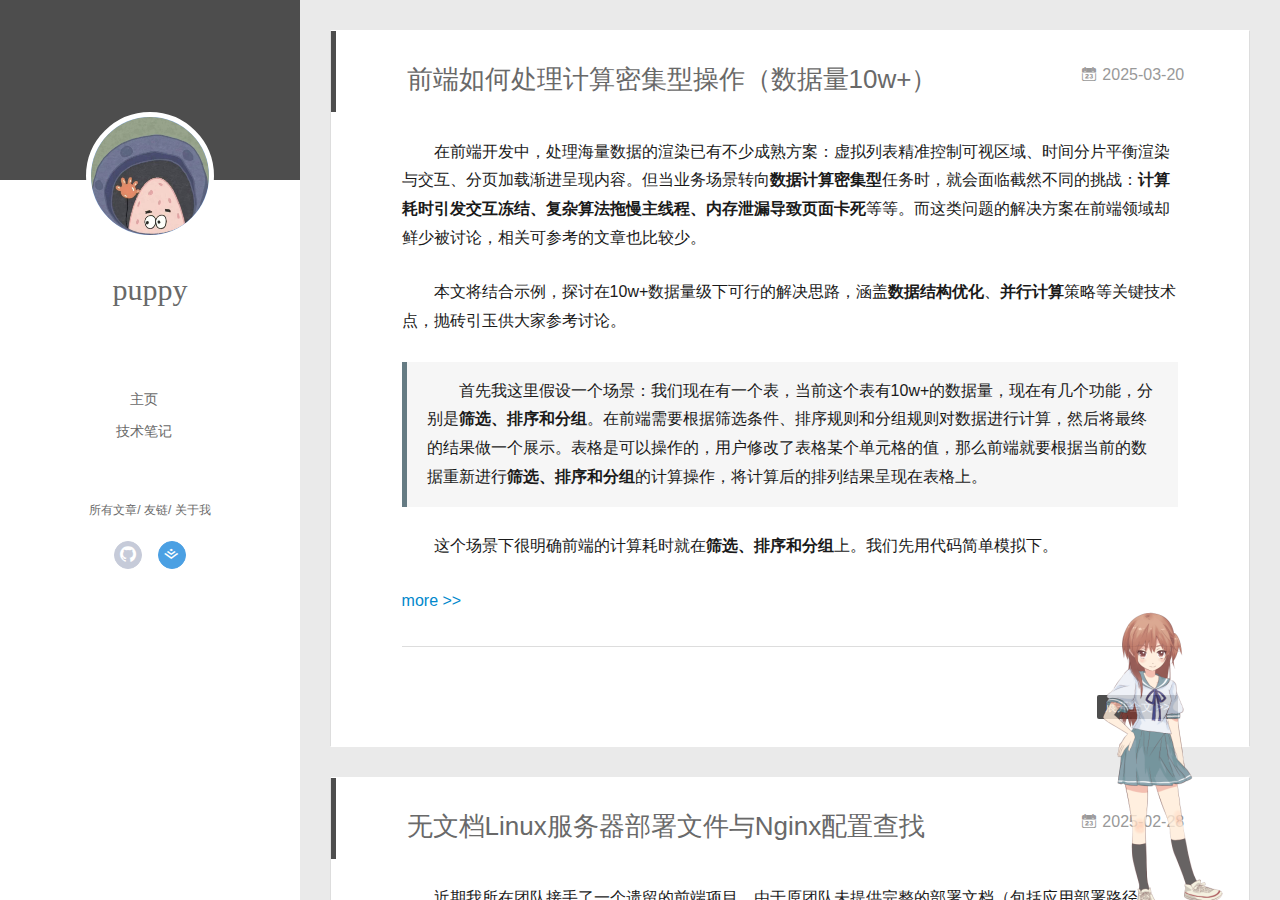
<file: index.html>
<!DOCTYPE html>
<html>
<head>
  <meta charset="utf-8">
  
  <meta name="renderer" content="webkit">
  <meta http-equiv="X-UA-Compatible" content="IE=edge" >
  <link rel="dns-prefetch" href="https://ispuppy.github.io">
  <title>puppy</title>
  <meta name="generator" content="hexo-theme-yilia-plus">
  <meta name="viewport" content="width=device-width, initial-scale=1, maximum-scale=1">
  
    
    <!-- <meta name="keywords" content="">
    <meta name="description" content=""> -->
  
  <meta property="og:type" content="website">
<meta property="og:title" content="puppy">
<meta property="og:url" content="https://ispuppy.github.io/index.html">
<meta property="og:site_name" content="puppy">
<meta property="og:locale" content="en_US">
<meta property="article:author" content="puppy">
<meta name="twitter:card" content="summary">
  
    <link rel="alternative" href="/atom.xml" title="puppy" type="application/atom+xml">
  
  
    <link rel="icon" href="/img/head.jpg">
  
  
    <link rel="apple-touch-icon" href="/apple-touch-icon-180x180.png">
  
  <link rel="stylesheet" type="text/css" href="/./main.a5fda8.css">
  <style type="text/css">
    
    #container.show {
      background: linear-gradient(200deg,#a0cfe4,#e8c37e);
    }
  </style>
  

  

  
    
 	  <script src="/lib/clickLove.js"></script>
  
  


  

</head>

<body>
  <div id="container" q-class="show:isCtnShow">
    <canvas id="anm-canvas" class="anm-canvas"></canvas>
    <div class="left-col" q-class="show:isShow">
      


<div class="overlay" style="background: #4d4d4d;"></div>
<div class="intrude-less">
	<header id="header" class="inner">
		<a href="/" class="profilepic">
			<img src="/img/head.jpg" class="js-avatar">
		</a>
		<hgroup>
			<h1 class="header-author"><a href="/">puppy</a></h1>
		</hgroup>
		

		<nav class="header-menu">
			<ul>
			
				<li><a href="/" >主页</a></li>
			
				<li><a target="_blank" rel="noopener" href="https://puppy.xin/blog/" >技术笔记</a></li>
			
			</ul>
		</nav>
		<nav class="header-smart-menu">
			
				
					<a q-on="click: openSlider(e, 'innerArchive')" href="javascript:void(0)">所有文章</a>
				
			
				
					<a q-on="click: openSlider(e, 'friends')" href="javascript:void(0)">友链</a>
				
			
				
					<a q-on="click: openSlider(e, 'aboutme')" href="javascript:void(0)">关于我</a>
				
			
		</nav>
		<nav class="header-nav">
			<div class="social">
				
					
						<a class="github" target="_blank" rel="noopener" href="https://github.com/ispuppy" 
												title="GitHub" ><i class="icon-github"></i></a>
					
				
					
						<a class="juejin" target="_blank" rel="noopener" href="https://juejin.cn/user/1328669081995608" 
												title="掘金" ><i class="icon-juejin"></i></a>
					
				
			</div>
		
		</nav>
	</header>		
</div>

    </div>
    <div class="mid-col" q-class="show:isShow,hide:isShow|isFalse">
      
      
<nav id="mobile-nav">
  	<div class="overlay js-overlay" style="background: #4d4d4d"></div>
	<div class="btnctn js-mobile-btnctn">
  		<div class="slider-trigger list" q-on="click: openSlider(e)"><i class="icon icon-sort"></i></div>
	</div>
	<div class="intrude-less">
		<header id="header" class="inner">
			<div class="profilepic">
				<a href="/">
					<img src="/img/head.jpg" class="js-avatar">
				</a>
			</div>
			<hgroup>
			  <h1 class="header-author js-header-author">puppy</h1>
			</hgroup>
			
			
			
				
			
				
			
			
			
			<nav class="header-nav">
				<div class="social">
					
						
						<a class="github" target="_blank" 
							href="https://github.com/ispuppy" title="GitHub"><i class="icon-github"></i></a>
						
					
						
						<a class="juejin" target="_blank" 
							href="https://juejin.cn/user/1328669081995608" title="掘金"><i class="icon-juejin"></i></a>
						
					
				</div>
			</nav>

			<nav class="header-menu js-header-menu">
				<ul style="width: 50%">
				
				
					<li style="width: 50%"><a href="/">主页</a></li>
		        
					<li style="width: 50%"><a target="_blank" rel="noopener" href="https://puppy.xin/blog/">技术笔记</a></li>
		        
				</ul>
			</nav>
		</header>				
	</div>
	<div class="mobile-mask" style="display:none" q-show="isShow"></div>
</nav>

      <div id="wrapper" class="body-wrap">
        <div class="menu-l">
          <div class="canvas-wrap">
            <canvas data-colors="#eaeaea" data-sectionHeight="100" data-contentId="js-content" id="myCanvas1"
              class="anm-canvas"></canvas>
          </div>
          <div id="js-content" class="content-ll">
            

  
    <article id="post-massDataProcess" class="article article-type-post  article-index" itemscope itemprop="blogPost">
  <div class="article-inner">
    
      <header class="article-header">
  
  
    <h1 itemprop="name">
	
	  <a class="article-title" href="/2025/03/20/massDataProcess/" target="_blank">前端如何处理计算密集型操作（数据量10w+）</a>
  
    </h1>
  


  
  
<a href="/2025/03/20/massDataProcess/" class="archive-article-date">
        <time datetime="2025-03-20T07:56:37.000Z" itemprop="datePublished"><i class="icon-calendar icon"></i>2025-03-20</time>
</a>

  
  
    

  
  </header>
  
  <div class="article-entry" itemprop="articleBody">
    
    <p>  在前端开发中，处理海量数据的渲染已有不少成熟方案：虚拟列表精准控制可视区域、时间分片平衡渲染与交互、分页加载渐进呈现内容。但当业务场景转向<strong>数据计算密集型</strong>任务时，就会面临截然不同的挑战：<strong>计算耗时引发交互冻结、复杂算法拖慢主线程、内存泄漏导致页面卡死</strong>等等。而这类问题的解决方案在前端领域却鲜少被讨论，相关可参考的文章也比较少。<br></p>
<p>  本文将结合示例，探讨在10w+数据量级下可行的解决思路，涵盖<strong>数据结构优化</strong>、<strong>并行计算</strong>策略等关键技术点，抛砖引玉供大家参考讨论。<br></p>
<blockquote>
<p>  首先我这里假设一个场景：我们现在有一个表，当前这个表有10w+的数据量，现在有几个功能，分别是<strong>筛选、排序和分组</strong>。在前端需要根据筛选条件、排序规则和分组规则对数据进行计算，然后将最终的结果做一个展示。表格是可以操作的，用户修改了表格某个单元格的值，那么前端就要根据当前的数据重新进行<strong>筛选、排序和分组</strong>的计算操作，将计算后的排列结果呈现在表格上。</p>
</blockquote>
<p>  这个场景下很明确前端的计算耗时就在<strong>筛选、排序和分组</strong>上。我们先用代码简单模拟下。</p>
    
    <a class="article-more-a" href="/2025/03/20/massDataProcess/#more">more >></a>
    
    

    

    

  </div>
  <div class="article-info article-info-index">
    
    
    

    
    <p class="article-more-link">
      <a class="article-more-a" href="/2025/03/20/massDataProcess/">展开全文 >></a>
    </p>
    

    
    <div class="clearfix"></div>
  </div>
  </div>
</article>

<aside class="wrap-side-operation">
    <div class="mod-side-operation">
        
        <div class="jump-container" id="js-jump-container" style="display:none;">
            <a href="javascript:void(0)" class="mod-side-operation__jump-to-top">
                <i class="icon-font icon-back"></i>
            </a>
            <div id="js-jump-plan-container" class="jump-plan-container" style="top: -11px;">
                <i class="icon-font icon-plane jump-plane"></i>
            </div>
        </div>
        
        
    </div>
</aside>




  
    <article id="post-linuxstudy" class="article article-type-post  article-index" itemscope itemprop="blogPost">
  <div class="article-inner">
    
      <header class="article-header">
  
  
    <h1 itemprop="name">
	
	  <a class="article-title" href="/2025/02/28/linuxstudy/" target="_blank">无文档Linux服务器部署文件与Nginx配置查找</a>
  
    </h1>
  


  
  
<a href="/2025/02/28/linuxstudy/" class="archive-article-date">
        <time datetime="2025-02-28T03:55:24.000Z" itemprop="datePublished"><i class="icon-calendar icon"></i>2025-02-28</time>
</a>

  
  
    

  
  </header>
  
  <div class="article-entry" itemprop="articleBody">
    
    <p>  近期我所在团队接手了一个遗留的前端项目，由于原团队未提供完整的部署文档（包括应用部署路径、Nginx配置参数等关键信息），需要通过SSH连接至Linux服务器进行逆向排查：</p>
<ol>
<li>定位项目文件存储路径</li>
<li>找到Nginx配置文件并解析Nginx配置映射关系</li>
</ol>
    
    <a class="article-more-a" href="/2025/02/28/linuxstudy/#more">more >></a>
    
    

    

    

  </div>
  <div class="article-info article-info-index">
    
    
    

    
    <p class="article-more-link">
      <a class="article-more-a" href="/2025/02/28/linuxstudy/">展开全文 >></a>
    </p>
    

    
    <div class="clearfix"></div>
  </div>
  </div>
</article>

<aside class="wrap-side-operation">
    <div class="mod-side-operation">
        
        <div class="jump-container" id="js-jump-container" style="display:none;">
            <a href="javascript:void(0)" class="mod-side-operation__jump-to-top">
                <i class="icon-font icon-back"></i>
            </a>
            <div id="js-jump-plan-container" class="jump-plan-container" style="top: -11px;">
                <i class="icon-font icon-plane jump-plane"></i>
            </div>
        </div>
        
        
    </div>
</aside>




  
  


          </div>
        </div>
      </div>
      <footer id="footer">
  <div class="outer">
    <div id="footer-info">
    	<div class="footer-left">
    		&copy; 2025 <a href="https://ispuppy.github.io/" target="_blank">puppy</a>
    	</div>
      	<div class="footer-right">
			
			
      		GitHub:<a href="https://github.com/JoeyBling/hexo-theme-yilia-plus" target="_blank">hexo-theme-yilia-plus</a> by Litten
      	</div>
    </div>
  </div>
  
  
	<script src="/lib/busuanzi.pure.js"></script>
	
  
  
	
	<span id="busuanzi_container_site_pv" style="display:none">
		本站总访问量<span id="busuanzi_value_site_pv"></span>次	
	        <span class="post-meta-divider" >|</span>
	</span>
  	<span id="busuanzi_container_site_uv" style='display:none'>
  		本站访客数<span id="busuanzi_value_site_uv"></span>人
  	</span>
  
</footer>

    </div>
    <script>
	var yiliaConfig = {
		mathjax: false,
		isHome: true,
		isPost: false,
		isArchive: false,
		isTag: false,
		isCategory: false,
		open_in_new: true,
		toc_hide_index: true,
		root: "/",
		innerArchive: true,
		showTags: true
	}
</script>

<script>!function(r){function e(t){if(i[t])return i[t].exports;var n=i[t]={exports:{},id:t,loaded:!1};return r[t].call(n.exports,n,n.exports,e),n.loaded=!0,n.exports}var i={};e.m=r,e.c=i,e.p="./",e(0)}([function(t,n,r){r(208),t.exports=r(205)},function(t,n,r){var d=r(3),y=r(46),g=r(26),b=r(27),x=r(47),m="prototype",S=function(t,n,r){var e,i,o,u,c=t&S.F,f=t&S.G,a=t&S.S,s=t&S.P,l=t&S.B,h=f?d:a?d[n]||(d[n]={}):(d[n]||{})[m],v=f?y:y[n]||(y[n]={}),p=v[m]||(v[m]={});for(e in f&&(r=n),r)o=((i=!c&&h&&void 0!==h[e])?h:r)[e],u=l&&i?x(o,d):s&&"function"==typeof o?x(Function.call,o):o,h&&b(h,e,o,t&S.U),v[e]!=o&&g(v,e,u),s&&p[e]!=o&&(p[e]=o)};d.core=y,S.F=1,S.G=2,S.S=4,S.P=8,S.B=16,S.W=32,S.U=64,S.R=128,t.exports=S},function(t,n,r){var e=r(5);t.exports=function(t){if(!e(t))throw TypeError(t+" is not an object!");return t}},function(t,n){var r=t.exports="undefined"!=typeof window&&window.Math==Math?window:"undefined"!=typeof self&&self.Math==Math?self:Function("return this")();"number"==typeof __g&&(__g=r)},function(t,n){t.exports=function(t){try{return!!t()}catch(t){return!0}}},function(t,n){t.exports=function(t){return"object"==typeof t?null!==t:"function"==typeof t}},function(t,n){var r=t.exports="undefined"!=typeof window&&window.Math==Math?window:"undefined"!=typeof self&&self.Math==Math?self:Function("return this")();"number"==typeof __g&&(__g=r)},function(t,n,r){var e=r(118)("wks"),i=r(79),o=r(3).Symbol,u="function"==typeof o;(t.exports=function(t){return e[t]||(e[t]=u&&o[t]||(u?o:i)("Symbol."+t))}).store=e},function(t,n,r){var e=r(49),i=Math.min;t.exports=function(t){return 0<t?i(e(t),9007199254740991):0}},function(t,n){var r={}.hasOwnProperty;t.exports=function(t,n){return r.call(t,n)}},function(t,n,r){t.exports=!r(4)(function(){return 7!=Object.defineProperty({},"a",{get:function(){return 7}}).a})},function(t,n,r){var e=r(2),i=r(174),o=r(53),u=Object.defineProperty;n.f=r(10)?Object.defineProperty:function(t,n,r){if(e(t),n=o(n,!0),e(r),i)try{return u(t,n,r)}catch(t){}if("get"in r||"set"in r)throw TypeError("Accessors not supported!");return"value"in r&&(t[n]=r.value),t}},function(t,n,r){t.exports=!r(20)(function(){return 7!=Object.defineProperty({},"a",{get:function(){return 7}}).a})},function(t,n,r){var e=r(14),i=r(24);t.exports=r(12)?function(t,n,r){return e.f(t,n,i(1,r))}:function(t,n,r){return t[n]=r,t}},function(t,n,r){var e=r(22),i=r(60),o=r(42),u=Object.defineProperty;n.f=r(12)?Object.defineProperty:function(t,n,r){if(e(t),n=o(n,!0),e(r),i)try{return u(t,n,r)}catch(t){}if("get"in r||"set"in r)throw TypeError("Accessors not supported!");return"value"in r&&(t[n]=r.value),t}},function(t,n,r){var e=r(96),i=r(34);t.exports=function(t){return e(i(t))}},function(t,n,r){var e=r(40)("wks"),i=r(25),o=r(6).Symbol,u="function"==typeof o;(t.exports=function(t){return e[t]||(e[t]=u&&o[t]||(u?o:i)("Symbol."+t))}).store=e},function(t,n,r){var e=r(51);t.exports=function(t){return Object(e(t))}},function(t,n){t.exports=function(t){return"object"==typeof t?null!==t:"function"==typeof t}},function(t,n){var r=t.exports={version:"2.6.9"};"number"==typeof __e&&(__e=r)},function(t,n){t.exports=function(t){try{return!!t()}catch(t){return!0}}},function(t,n){t.exports=function(t){if("function"!=typeof t)throw TypeError(t+" is not a function!");return t}},function(t,n,r){var e=r(18);t.exports=function(t){if(!e(t))throw TypeError(t+" is not an object!");return t}},function(t,n){t.exports=!0},function(t,n){t.exports=function(t,n){return{enumerable:!(1&t),configurable:!(2&t),writable:!(4&t),value:n}}},function(t,n){var r=0,e=Math.random();t.exports=function(t){return"Symbol(".concat(void 0===t?"":t,")_",(++r+e).toString(36))}},function(t,n,r){var e=r(11),i=r(75);t.exports=r(10)?function(t,n,r){return e.f(t,n,i(1,r))}:function(t,n,r){return t[n]=r,t}},function(t,n,r){var o=r(3),u=r(26),c=r(30),f=r(79)("src"),e=r(219),i="toString",a=(""+e).split(i);r(46).inspectSource=function(t){return e.call(t)},(t.exports=function(t,n,r,e){var i="function"==typeof r;i&&(c(r,"name")||u(r,"name",n)),t[n]!==r&&(i&&(c(r,f)||u(r,f,t[n]?""+t[n]:a.join(String(n)))),t===o?t[n]=r:e?t[n]?t[n]=r:u(t,n,r):(delete t[n],u(t,n,r)))})(Function.prototype,i,function(){return"function"==typeof this&&this[f]||e.call(this)})},function(t,n,r){var e=r(1),i=r(4),u=r(51),c=/"/g,o=function(t,n,r,e){var i=String(u(t)),o="<"+n;return""!==r&&(o+=" "+r+'="'+String(e).replace(c,"&quot;")+'"'),o+">"+i+"</"+n+">"};t.exports=function(n,t){var r={};r[n]=t(o),e(e.P+e.F*i(function(){var t=""[n]('"');return t!==t.toLowerCase()||3<t.split('"').length}),"String",r)}},function(t,n,r){var e=r(65),i=r(35);t.exports=Object.keys||function(t){return e(t,i)}},function(t,n){var r={}.hasOwnProperty;t.exports=function(t,n){return r.call(t,n)}},function(t,n,r){var e=r(117),i=r(75),o=r(33),u=r(53),c=r(30),f=r(174),a=Object.getOwnPropertyDescriptor;n.f=r(10)?a:function(t,n){if(t=o(t),n=u(n,!0),f)try{return a(t,n)}catch(t){}if(c(t,n))return i(!e.f.call(t,n),t[n])}},function(t,n,r){var e=r(30),i=r(17),o=r(154)("IE_PROTO"),u=Object.prototype;t.exports=Object.getPrototypeOf||function(t){return t=i(t),e(t,o)?t[o]:"function"==typeof t.constructor&&t instanceof t.constructor?t.constructor.prototype:t instanceof Object?u:null}},function(t,n,r){var e=r(116),i=r(51);t.exports=function(t){return e(i(t))}},function(t,n){t.exports=function(t){if(null==t)throw TypeError("Can't call method on  "+t);return t}},function(t,n){t.exports="constructor,hasOwnProperty,isPrototypeOf,propertyIsEnumerable,toLocaleString,toString,valueOf".split(",")},function(t,n){t.exports={}},function(t,n){n.f={}.propertyIsEnumerable},function(t,n,r){var e=r(14).f,i=r(9),o=r(16)("toStringTag");t.exports=function(t,n,r){t&&!i(t=r?t:t.prototype,o)&&e(t,o,{configurable:!0,value:n})}},function(t,n,r){var e=r(40)("keys"),i=r(25);t.exports=function(t){return e[t]||(e[t]=i(t))}},function(t,n,r){var e=r(19),i=r(6),o="__core-js_shared__",u=i[o]||(i[o]={});(t.exports=function(t,n){return u[t]||(u[t]=void 0!==n?n:{})})("versions",[]).push({version:e.version,mode:r(23)?"pure":"global",copyright:"© 2019 Denis Pushkarev (zloirock.ru)"})},function(t,n){var r=Math.ceil,e=Math.floor;t.exports=function(t){return isNaN(t=+t)?0:(0<t?e:r)(t)}},function(t,n,r){var i=r(18);t.exports=function(t,n){if(!i(t))return t;var r,e;if(n&&"function"==typeof(r=t.toString)&&!i(e=r.call(t)))return e;if("function"==typeof(r=t.valueOf)&&!i(e=r.call(t)))return e;if(!n&&"function"==typeof(r=t.toString)&&!i(e=r.call(t)))return e;throw TypeError("Can't convert object to primitive value")}},function(t,n,r){var e=r(6),i=r(19),o=r(23),u=r(44),c=r(14).f;t.exports=function(t){var n=i.Symbol||(i.Symbol=o?{}:e.Symbol||{});"_"==t.charAt(0)||t in n||c(n,t,{value:u.f(t)})}},function(t,n,r){n.f=r(16)},function(t,n){var r={}.toString;t.exports=function(t){return r.call(t).slice(8,-1)}},function(t,n){var r=t.exports={version:"2.6.9"};"number"==typeof __e&&(__e=r)},function(t,n,r){var o=r(21);t.exports=function(e,i,t){if(o(e),void 0===i)return e;switch(t){case 1:return function(t){return e.call(i,t)};case 2:return function(t,n){return e.call(i,t,n)};case 3:return function(t,n,r){return e.call(i,t,n,r)}}return function(){return e.apply(i,arguments)}}},function(t,n,r){"use strict";var e=r(4);t.exports=function(t,n){return!!t&&e(function(){n?t.call(null,function(){},1):t.call(null)})}},function(t,n){var r=Math.ceil,e=Math.floor;t.exports=function(t){return isNaN(t=+t)?0:(0<t?e:r)(t)}},function(t,n,r){var x=r(47),m=r(116),S=r(17),w=r(8),e=r(138);t.exports=function(l,t){var h=1==l,v=2==l,p=3==l,d=4==l,y=6==l,g=5==l||y,b=t||e;return function(t,n,r){for(var e,i,o=S(t),u=m(o),c=x(n,r,3),f=w(u.length),a=0,s=h?b(t,f):v?b(t,0):void 0;a<f;a++)if((g||a in u)&&(i=c(e=u[a],a,o),l))if(h)s[a]=i;else if(i)switch(l){case 3:return!0;case 5:return e;case 6:return a;case 2:s.push(e)}else if(d)return!1;return y?-1:p||d?d:s}}},function(t,n){t.exports=function(t){if(null==t)throw TypeError("Can't call method on  "+t);return t}},function(t,n,r){var i=r(1),o=r(46),u=r(4);t.exports=function(t,n){var r=(o.Object||{})[t]||Object[t],e={};e[t]=n(r),i(i.S+i.F*u(function(){r(1)}),"Object",e)}},function(t,n,r){var i=r(5);t.exports=function(t,n){if(!i(t))return t;var r,e;if(n&&"function"==typeof(r=t.toString)&&!i(e=r.call(t)))return e;if("function"==typeof(r=t.valueOf)&&!i(e=r.call(t)))return e;if(!n&&"function"==typeof(r=t.toString)&&!i(e=r.call(t)))return e;throw TypeError("Can't convert object to primitive value")}},function(t,n,r){var d=r(6),y=r(19),g=r(93),b=r(13),x=r(9),m="prototype",S=function(t,n,r){var e,i,o,u=t&S.F,c=t&S.G,f=t&S.S,a=t&S.P,s=t&S.B,l=t&S.W,h=c?y:y[n]||(y[n]={}),v=h[m],p=c?d:f?d[n]:(d[n]||{})[m];for(e in c&&(r=n),r)(i=!u&&p&&void 0!==p[e])&&x(h,e)||(o=i?p[e]:r[e],h[e]=c&&"function"!=typeof p[e]?r[e]:s&&i?g(o,d):l&&p[e]==o?function(e){var t=function(t,n,r){if(this instanceof e){switch(arguments.length){case 0:return new e;case 1:return new e(t);case 2:return new e(t,n)}return new e(t,n,r)}return e.apply(this,arguments)};return t[m]=e[m],t}(o):a&&"function"==typeof o?g(Function.call,o):o,a&&((h.virtual||(h.virtual={}))[e]=o,t&S.R&&v&&!v[e]&&b(v,e,o)))};S.F=1,S.G=2,S.S=4,S.P=8,S.B=16,S.W=32,S.U=64,S.R=128,t.exports=S},function(t,n,r){var e=r(34);t.exports=function(t){return Object(e(t))}},function(t,n,r){var o=r(196),e=r(1),i=r(118)("metadata"),u=i.store||(i.store=new(r(200))),c=function(t,n,r){var e=u.get(t);if(!e){if(!r)return;u.set(t,e=new o)}var i=e.get(n);if(!i){if(!r)return;e.set(n,i=new o)}return i};t.exports={store:u,map:c,has:function(t,n,r){var e=c(n,r,!1);return void 0!==e&&e.has(t)},get:function(t,n,r){var e=c(n,r,!1);return void 0===e?void 0:e.get(t)},set:function(t,n,r,e){c(r,e,!0).set(t,n)},keys:function(t,n){var r=c(t,n,!1),e=[];return r&&r.forEach(function(t,n){e.push(n)}),e},key:function(t){return void 0===t||"symbol"==typeof t?t:String(t)},exp:function(t){e(e.S,"Reflect",t)}}},function(t,n,r){"use strict";if(r(10)){var g=r(68),b=r(3),x=r(4),m=r(1),S=r(132),e=r(159),h=r(47),w=r(70),i=r(75),_=r(26),o=r(76),u=r(49),O=r(8),E=r(194),c=r(78),f=r(53),a=r(30),M=r(81),P=r(5),v=r(17),p=r(145),j=r(72),F=r(32),A=r(73).f,d=r(161),s=r(79),l=r(7),y=r(50),I=r(120),L=r(119),N=r(162),T=r(82),k=r(125),R=r(77),C=r(137),D=r(166),G=r(11),W=r(31),U=G.f,V=W.f,B=b.RangeError,q=b.TypeError,z=b.Uint8Array,K="ArrayBuffer",H="Shared"+K,J="BYTES_PER_ELEMENT",$="prototype",Y=Array[$],X=e.ArrayBuffer,Q=e.DataView,Z=y(0),tt=y(2),nt=y(3),rt=y(4),et=y(5),it=y(6),ot=I(!0),ut=I(!1),ct=N.values,ft=N.keys,at=N.entries,st=Y.lastIndexOf,lt=Y.reduce,ht=Y.reduceRight,vt=Y.join,pt=Y.sort,dt=Y.slice,yt=Y.toString,gt=Y.toLocaleString,bt=l("iterator"),xt=l("toStringTag"),mt=s("typed_constructor"),St=s("def_constructor"),wt=S.CONSTR,_t=S.TYPED,Ot=S.VIEW,Et="Wrong length!",Mt=y(1,function(t,n){return It(L(t,t[St]),n)}),Pt=x(function(){return 1===new z(new Uint16Array([1]).buffer)[0]}),jt=!!z&&!!z[$].set&&x(function(){new z(1).set({})}),Ft=function(t,n){var r=u(t);if(r<0||r%n)throw B("Wrong offset!");return r},At=function(t){if(P(t)&&_t in t)return t;throw q(t+" is not a typed array!")},It=function(t,n){if(!(P(t)&&mt in t))throw q("It is not a typed array constructor!");return new t(n)},Lt=function(t,n){return Nt(L(t,t[St]),n)},Nt=function(t,n){for(var r=0,e=n.length,i=It(t,e);r<e;)i[r]=n[r++];return i},Tt=function(t,n,r){U(t,n,{get:function(){return this._d[r]}})},kt=function(t){var n,r,e,i,o,u,c=v(t),f=arguments.length,a=1<f?arguments[1]:void 0,s=void 0!==a,l=d(c);if(null!=l&&!p(l)){for(u=l.call(c),e=[],n=0;!(o=u.next()).done;n++)e.push(o.value);c=e}for(s&&2<f&&(a=h(a,arguments[2],2)),n=0,r=O(c.length),i=It(this,r);n<r;n++)i[n]=s?a(c[n],n):c[n];return i},Rt=function(){for(var t=0,n=arguments.length,r=It(this,n);t<n;)r[t]=arguments[t++];return r},Ct=!!z&&x(function(){gt.call(new z(1))}),Dt=function(){return gt.apply(Ct?dt.call(At(this)):At(this),arguments)},Gt={copyWithin:function(t,n){return D.call(At(this),t,n,2<arguments.length?arguments[2]:void 0)},every:function(t){return rt(At(this),t,1<arguments.length?arguments[1]:void 0)},fill:function(t){return C.apply(At(this),arguments)},filter:function(t){return Lt(this,tt(At(this),t,1<arguments.length?arguments[1]:void 0))},find:function(t){return et(At(this),t,1<arguments.length?arguments[1]:void 0)},findIndex:function(t){return it(At(this),t,1<arguments.length?arguments[1]:void 0)},forEach:function(t){Z(At(this),t,1<arguments.length?arguments[1]:void 0)},indexOf:function(t){return ut(At(this),t,1<arguments.length?arguments[1]:void 0)},includes:function(t){return ot(At(this),t,1<arguments.length?arguments[1]:void 0)},join:function(t){return vt.apply(At(this),arguments)},lastIndexOf:function(t){return st.apply(At(this),arguments)},map:function(t){return Mt(At(this),t,1<arguments.length?arguments[1]:void 0)},reduce:function(t){return lt.apply(At(this),arguments)},reduceRight:function(t){return ht.apply(At(this),arguments)},reverse:function(){for(var t,n=this,r=At(n).length,e=Math.floor(r/2),i=0;i<e;)t=n[i],n[i++]=n[--r],n[r]=t;return n},some:function(t){return nt(At(this),t,1<arguments.length?arguments[1]:void 0)},sort:function(t){return pt.call(At(this),t)},subarray:function(t,n){var r=At(this),e=r.length,i=c(t,e);return new(L(r,r[St]))(r.buffer,r.byteOffset+i*r.BYTES_PER_ELEMENT,O((void 0===n?e:c(n,e))-i))}},Wt=function(t,n){return Lt(this,dt.call(At(this),t,n))},Ut=function(t){At(this);var n=Ft(arguments[1],1),r=this.length,e=v(t),i=O(e.length),o=0;if(r<i+n)throw B(Et);for(;o<i;)this[n+o]=e[o++]},Vt={entries:function(){return at.call(At(this))},keys:function(){return ft.call(At(this))},values:function(){return ct.call(At(this))}},Bt=function(t,n){return P(t)&&t[_t]&&"symbol"!=typeof n&&n in t&&String(+n)==String(n)},qt=function(t,n){return Bt(t,n=f(n,!0))?i(2,t[n]):V(t,n)},zt=function(t,n,r){return!(Bt(t,n=f(n,!0))&&P(r)&&a(r,"value"))||a(r,"get")||a(r,"set")||r.configurable||a(r,"writable")&&!r.writable||a(r,"enumerable")&&!r.enumerable?U(t,n,r):(t[n]=r.value,t)};wt||(W.f=qt,G.f=zt),m(m.S+m.F*!wt,"Object",{getOwnPropertyDescriptor:qt,defineProperty:zt}),x(function(){yt.call({})})&&(yt=gt=function(){return vt.call(this)});var Kt=o({},Gt);o(Kt,Vt),_(Kt,bt,Vt.values),o(Kt,{slice:Wt,set:Ut,constructor:function(){},toString:yt,toLocaleString:Dt}),Tt(Kt,"buffer","b"),Tt(Kt,"byteOffset","o"),Tt(Kt,"byteLength","l"),Tt(Kt,"length","e"),U(Kt,xt,{get:function(){return this[_t]}}),t.exports=function(t,l,n,o){var h=t+((o=!!o)?"Clamped":"")+"Array",r="get"+t,u="set"+t,v=b[h],c=v||{},e=v&&F(v),i=!v||!S.ABV,f={},a=v&&v[$],p=function(t,i){U(t,i,{get:function(){return t=i,(n=this._d).v[r](t*l+n.o,Pt);var t,n},set:function(t){return n=i,r=t,e=this._d,o&&(r=(r=Math.round(r))<0?0:255<r?255:255&r),void e.v[u](n*l+e.o,r,Pt);var n,r,e},enumerable:!0})};i?(v=n(function(t,n,r,e){w(t,v,h,"_d");var i,o,u,c,f=0,a=0;if(P(n)){if(!(n instanceof X||(c=M(n))==K||c==H))return _t in n?Nt(v,n):kt.call(v,n);i=n,a=Ft(r,l);var s=n.byteLength;if(void 0===e){if(s%l)throw B(Et);if((o=s-a)<0)throw B(Et)}else if(s<(o=O(e)*l)+a)throw B(Et);u=o/l}else u=E(n),i=new X(o=u*l);for(_(t,"_d",{b:i,o:a,l:o,e:u,v:new Q(i)});f<u;)p(t,f++)}),a=v[$]=j(Kt),_(a,"constructor",v)):x(function(){v(1)})&&x(function(){new v(-1)})&&k(function(t){new v,new v(null),new v(1.5),new v(t)},!0)||(v=n(function(t,n,r,e){var i;return w(t,v,h),P(n)?n instanceof X||(i=M(n))==K||i==H?void 0!==e?new c(n,Ft(r,l),e):void 0!==r?new c(n,Ft(r,l)):new c(n):_t in n?Nt(v,n):kt.call(v,n):new c(E(n))}),Z(e!==Function.prototype?A(c).concat(A(e)):A(c),function(t){t in v||_(v,t,c[t])}),v[$]=a,g||(a.constructor=v));var s=a[bt],d=!!s&&("values"==s.name||null==s.name),y=Vt.values;_(v,mt,!0),_(a,_t,h),_(a,Ot,!0),_(a,St,v),(o?new v(1)[xt]==h:xt in a)||U(a,xt,{get:function(){return h}}),f[h]=v,m(m.G+m.W+m.F*(v!=c),f),m(m.S,h,{BYTES_PER_ELEMENT:l}),m(m.S+m.F*x(function(){c.of.call(v,1)}),h,{from:kt,of:Rt}),J in a||_(a,J,l),m(m.P,h,Gt),R(h),m(m.P+m.F*jt,h,{set:Ut}),m(m.P+m.F*!d,h,Vt),g||a.toString==yt||(a.toString=yt),m(m.P+m.F*x(function(){new v(1).slice()}),h,{slice:Wt}),m(m.P+m.F*(x(function(){return[1,2].toLocaleString()!=new v([1,2]).toLocaleString()})||!x(function(){a.toLocaleString.call([1,2])})),h,{toLocaleString:Dt}),T[h]=d?s:y,g||d||_(a,bt,y)}}else t.exports=function(){}},function(t,n){var r={}.toString;t.exports=function(t){return r.call(t).slice(8,-1)}},function(t,n,r){var e=r(18),i=r(6).document,o=e(i)&&e(i.createElement);t.exports=function(t){return o?i.createElement(t):{}}},function(t,n,r){t.exports=!r(12)&&!r(20)(function(){return 7!=Object.defineProperty(r(59)("div"),"a",{get:function(){return 7}}).a})},function(t,n,r){"use strict";var x=r(23),m=r(54),S=r(66),w=r(13),_=r(36),O=r(98),E=r(38),M=r(104),P=r(16)("iterator"),j=!([].keys&&"next"in[].keys()),F="values",A=function(){return this};t.exports=function(t,n,r,e,i,o,u){O(r,n,e);var c,f,a,s=function(t){if(!j&&t in p)return p[t];switch(t){case"keys":case F:return function(){return new r(this,t)}}return function(){return new r(this,t)}},l=n+" Iterator",h=i==F,v=!1,p=t.prototype,d=p[P]||p["@@iterator"]||i&&p[i],y=d||s(i),g=i?h?s("entries"):y:void 0,b="Array"==n&&p.entries||d;if(b&&((a=M(b.call(new t)))!==Object.prototype&&a.next&&(E(a,l,!0),x||"function"==typeof a[P]||w(a,P,A))),h&&d&&d.name!==F&&(v=!0,y=function(){return d.call(this)}),x&&!u||!j&&!v&&p[P]||w(p,P,y),_[n]=y,_[l]=A,i)if(c={values:h?y:s(F),keys:o?y:s("keys"),entries:g},u)for(f in c)f in p||S(p,f,c[f]);else m(m.P+m.F*(j||v),n,c);return c}},function(t,n,e){var i=e(22),o=e(101),u=e(35),c=e(39)("IE_PROTO"),f=function(){},a="prototype",s=function(){var t,n=e(59)("iframe"),r=u.length;for(n.style.display="none",e(95).appendChild(n),n.src="javascript:",(t=n.contentWindow.document).open(),t.write("<script>document.F=Object<\/script>"),t.close(),s=t.F;r--;)delete s[a][u[r]];return s()};t.exports=Object.create||function(t,n){var r;return null!==t?(f[a]=i(t),r=new f,f[a]=null,r[c]=t):r=s(),void 0===n?r:o(r,n)}},function(t,n,r){var e=r(65),i=r(35).concat("length","prototype");n.f=Object.getOwnPropertyNames||function(t){return e(t,i)}},function(t,n){n.f=Object.getOwnPropertySymbols},function(t,n,r){var u=r(9),c=r(15),f=r(92)(!1),a=r(39)("IE_PROTO");t.exports=function(t,n){var r,e=c(t),i=0,o=[];for(r in e)r!=a&&u(e,r)&&o.push(r);for(;n.length>i;)u(e,r=n[i++])&&(~f(o,r)||o.push(r));return o}},function(t,n,r){t.exports=r(13)},function(t,n,r){var e=r(7)("unscopables"),i=Array.prototype;null==i[e]&&r(26)(i,e,{}),t.exports=function(t){i[e][t]=!0}},function(t,n){t.exports=!1},function(t,n,r){var e=r(79)("meta"),i=r(5),o=r(30),u=r(11).f,c=0,f=Object.isExtensible||function(){return!0},a=!r(4)(function(){return f(Object.preventExtensions({}))}),s=function(t){u(t,e,{value:{i:"O"+ ++c,w:{}}})},l=t.exports={KEY:e,NEED:!1,fastKey:function(t,n){if(!i(t))return"symbol"==typeof t?t:("string"==typeof t?"S":"P")+t;if(!o(t,e)){if(!f(t))return"F";if(!n)return"E";s(t)}return t[e].i},getWeak:function(t,n){if(!o(t,e)){if(!f(t))return!0;if(!n)return!1;s(t)}return t[e].w},onFreeze:function(t){return a&&l.NEED&&f(t)&&!o(t,e)&&s(t),t}}},function(t,n){t.exports=function(t,n,r,e){if(!(t instanceof n)||void 0!==e&&e in t)throw TypeError(r+": incorrect invocation!");return t}},function(t,n,r){var h=r(47),v=r(177),p=r(145),d=r(2),y=r(8),g=r(161),b={},x={};(n=t.exports=function(t,n,r,e,i){var o,u,c,f,a=i?function(){return t}:g(t),s=h(r,e,n?2:1),l=0;if("function"!=typeof a)throw TypeError(t+" is not iterable!");if(p(a)){for(o=y(t.length);l<o;l++)if((f=n?s(d(u=t[l])[0],u[1]):s(t[l]))===b||f===x)return f}else for(c=a.call(t);!(u=c.next()).done;)if((f=v(c,s,u.value,n))===b||f===x)return f}).BREAK=b,n.RETURN=x},function(t,n,e){var i=e(2),o=e(183),u=e(141),c=e(154)("IE_PROTO"),f=function(){},a="prototype",s=function(){var t,n=e(140)("iframe"),r=u.length;for(n.style.display="none",e(143).appendChild(n),n.src="javascript:",(t=n.contentWindow.document).open(),t.write("<script>document.F=Object<\/script>"),t.close(),s=t.F;r--;)delete s[a][u[r]];return s()};t.exports=Object.create||function(t,n){var r;return null!==t?(f[a]=i(t),r=new f,f[a]=null,r[c]=t):r=s(),void 0===n?r:o(r,n)}},function(t,n,r){var e=r(185),i=r(141).concat("length","prototype");n.f=Object.getOwnPropertyNames||function(t){return e(t,i)}},function(t,n,r){var e=r(185),i=r(141);t.exports=Object.keys||function(t){return e(t,i)}},function(t,n){t.exports=function(t,n){return{enumerable:!(1&t),configurable:!(2&t),writable:!(4&t),value:n}}},function(t,n,r){var i=r(27);t.exports=function(t,n,r){for(var e in n)i(t,e,n[e],r);return t}},function(t,n,r){"use strict";var e=r(3),i=r(11),o=r(10),u=r(7)("species");t.exports=function(t){var n=e[t];o&&n&&!n[u]&&i.f(n,u,{configurable:!0,get:function(){return this}})}},function(t,n,r){var e=r(49),i=Math.max,o=Math.min;t.exports=function(t,n){return(t=e(t))<0?i(t+n,0):o(t,n)}},function(t,n){var r=0,e=Math.random();t.exports=function(t){return"Symbol(".concat(void 0===t?"":t,")_",(++r+e).toString(36))}},function(t,n,r){var e=r(5);t.exports=function(t,n){if(!e(t)||t._t!==n)throw TypeError("Incompatible receiver, "+n+" required!");return t}},function(t,n,r){var i=r(45),o=r(7)("toStringTag"),u="Arguments"==i(function(){return arguments}());t.exports=function(t){var n,r,e;return void 0===t?"Undefined":null===t?"Null":"string"==typeof(r=function(t,n){try{return t[n]}catch(t){}}(n=Object(t),o))?r:u?i(n):"Object"==(e=i(n))&&"function"==typeof n.callee?"Arguments":e}},function(t,n){t.exports={}},function(t,n,r){var e=r(11).f,i=r(30),o=r(7)("toStringTag");t.exports=function(t,n,r){t&&!i(t=r?t:t.prototype,o)&&e(t,o,{configurable:!0,value:n})}},function(t,n,r){var u=r(1),e=r(51),c=r(4),f=r(157),i="["+f+"]",o=RegExp("^"+i+i+"*"),a=RegExp(i+i+"*$"),s=function(t,n,r){var e={},i=c(function(){return!!f[t]()||"​"!="​"[t]()}),o=e[t]=i?n(l):f[t];r&&(e[r]=o),u(u.P+u.F*i,"String",e)},l=s.trim=function(t,n){return t=String(e(t)),1&n&&(t=t.replace(o,"")),2&n&&(t=t.replace(a,"")),t};t.exports=s},function(t,n,r){t.exports={default:r(88),__esModule:!0}},function(t,n,r){t.exports={default:r(89),__esModule:!0}},function(t,n,r){"use strict";function e(t){return t&&t.__esModule?t:{default:t}}n.__esModule=!0;var i=e(r(86)),o=e(r(85)),u="function"==typeof o.default&&"symbol"==typeof i.default?function(t){return typeof t}:function(t){return t&&"function"==typeof o.default&&t.constructor===o.default&&t!==o.default.prototype?"symbol":typeof t};n.default="function"==typeof o.default&&"symbol"===u(i.default)?function(t){return void 0===t?"undefined":u(t)}:function(t){return t&&"function"==typeof o.default&&t.constructor===o.default&&t!==o.default.prototype?"symbol":void 0===t?"undefined":u(t)}},function(t,n,r){r(111),r(109),r(112),r(113),t.exports=r(19).Symbol},function(t,n,r){r(110),r(114),t.exports=r(44).f("iterator")},function(t,n){t.exports=function(t){if("function"!=typeof t)throw TypeError(t+" is not a function!");return t}},function(t,n){t.exports=function(){}},function(t,n,r){var f=r(15),a=r(107),s=r(106);t.exports=function(c){return function(t,n,r){var e,i=f(t),o=a(i.length),u=s(r,o);if(c&&n!=n){for(;u<o;)if((e=i[u++])!=e)return!0}else for(;u<o;u++)if((c||u in i)&&i[u]===n)return c||u||0;return!c&&-1}}},function(t,n,r){var o=r(90);t.exports=function(e,i,t){if(o(e),void 0===i)return e;switch(t){case 1:return function(t){return e.call(i,t)};case 2:return function(t,n){return e.call(i,t,n)};case 3:return function(t,n,r){return e.call(i,t,n,r)}}return function(){return e.apply(i,arguments)}}},function(t,n,r){var c=r(29),f=r(64),a=r(37);t.exports=function(t){var n=c(t),r=f.f;if(r)for(var e,i=r(t),o=a.f,u=0;i.length>u;)o.call(t,e=i[u++])&&n.push(e);return n}},function(t,n,r){var e=r(6).document;t.exports=e&&e.documentElement},function(t,n,r){var e=r(58);t.exports=Object("z").propertyIsEnumerable(0)?Object:function(t){return"String"==e(t)?t.split(""):Object(t)}},function(t,n,r){var e=r(58);t.exports=Array.isArray||function(t){return"Array"==e(t)}},function(t,n,r){"use strict";var e=r(62),i=r(24),o=r(38),u={};r(13)(u,r(16)("iterator"),function(){return this}),t.exports=function(t,n,r){t.prototype=e(u,{next:i(1,r)}),o(t,n+" Iterator")}},function(t,n){t.exports=function(t,n){return{value:n,done:!!t}}},function(t,n,r){var e=r(25)("meta"),i=r(18),o=r(9),u=r(14).f,c=0,f=Object.isExtensible||function(){return!0},a=!r(20)(function(){return f(Object.preventExtensions({}))}),s=function(t){u(t,e,{value:{i:"O"+ ++c,w:{}}})},l=t.exports={KEY:e,NEED:!1,fastKey:function(t,n){if(!i(t))return"symbol"==typeof t?t:("string"==typeof t?"S":"P")+t;if(!o(t,e)){if(!f(t))return"F";if(!n)return"E";s(t)}return t[e].i},getWeak:function(t,n){if(!o(t,e)){if(!f(t))return!0;if(!n)return!1;s(t)}return t[e].w},onFreeze:function(t){return a&&l.NEED&&f(t)&&!o(t,e)&&s(t),t}}},function(t,n,r){var u=r(14),c=r(22),f=r(29);t.exports=r(12)?Object.defineProperties:function(t,n){c(t);for(var r,e=f(n),i=e.length,o=0;o<i;)u.f(t,r=e[o++],n[r]);return t}},function(t,n,r){var e=r(37),i=r(24),o=r(15),u=r(42),c=r(9),f=r(60),a=Object.getOwnPropertyDescriptor;n.f=r(12)?a:function(t,n){if(t=o(t),n=u(n,!0),f)try{return a(t,n)}catch(t){}if(c(t,n))return i(!e.f.call(t,n),t[n])}},function(t,n,r){var e=r(15),i=r(63).f,o={}.toString,u="object"==typeof window&&window&&Object.getOwnPropertyNames?Object.getOwnPropertyNames(window):[];t.exports.f=function(t){return u&&"[object Window]"==o.call(t)?function(t){try{return i(t)}catch(t){return u.slice()}}(t):i(e(t))}},function(t,n,r){var e=r(9),i=r(55),o=r(39)("IE_PROTO"),u=Object.prototype;t.exports=Object.getPrototypeOf||function(t){return t=i(t),e(t,o)?t[o]:"function"==typeof t.constructor&&t instanceof t.constructor?t.constructor.prototype:t instanceof Object?u:null}},function(t,n,r){var f=r(41),a=r(34);t.exports=function(c){return function(t,n){var r,e,i=String(a(t)),o=f(n),u=i.length;return o<0||u<=o?c?"":void 0:(r=i.charCodeAt(o))<55296||56319<r||o+1===u||(e=i.charCodeAt(o+1))<56320||57343<e?c?i.charAt(o):r:c?i.slice(o,o+2):e-56320+(r-55296<<10)+65536}}},function(t,n,r){var e=r(41),i=Math.max,o=Math.min;t.exports=function(t,n){return(t=e(t))<0?i(t+n,0):o(t,n)}},function(t,n,r){var e=r(41),i=Math.min;t.exports=function(t){return 0<t?i(e(t),9007199254740991):0}},function(t,n,r){"use strict";var e=r(91),i=r(99),o=r(36),u=r(15);t.exports=r(61)(Array,"Array",function(t,n){this._t=u(t),this._i=0,this._k=n},function(){var t=this._t,n=this._k,r=this._i++;return!t||r>=t.length?(this._t=void 0,i(1)):i(0,"keys"==n?r:"values"==n?t[r]:[r,t[r]])},"values"),o.Arguments=o.Array,e("keys"),e("values"),e("entries")},function(t,n){},function(t,n,r){"use strict";var e=r(105)(!0);r(61)(String,"String",function(t){this._t=String(t),this._i=0},function(){var t,n=this._t,r=this._i;return r>=n.length?{value:void 0,done:!0}:(t=e(n,r),this._i+=t.length,{value:t,done:!1})})},function(t,n,r){"use strict";var e=r(6),u=r(9),i=r(12),o=r(54),c=r(66),f=r(100).KEY,a=r(20),s=r(40),l=r(38),h=r(25),v=r(16),p=r(44),d=r(43),y=r(94),g=r(97),b=r(22),x=r(18),m=r(55),S=r(15),w=r(42),_=r(24),O=r(62),E=r(103),M=r(102),P=r(64),j=r(14),F=r(29),A=M.f,I=j.f,L=E.f,N=e.Symbol,T=e.JSON,k=T&&T.stringify,R="prototype",C=v("_hidden"),D=v("toPrimitive"),G={}.propertyIsEnumerable,W=s("symbol-registry"),U=s("symbols"),V=s("op-symbols"),B=Object[R],q="function"==typeof N&&!!P.f,z=e.QObject,K=!z||!z[R]||!z[R].findChild,H=i&&a(function(){return 7!=O(I({},"a",{get:function(){return I(this,"a",{value:7}).a}})).a})?function(t,n,r){var e=A(B,n);e&&delete B[n],I(t,n,r),e&&t!==B&&I(B,n,e)}:I,J=function(t){var n=U[t]=O(N[R]);return n._k=t,n},$=q&&"symbol"==typeof N.iterator?function(t){return"symbol"==typeof t}:function(t){return t instanceof N},Y=function(t,n,r){return t===B&&Y(V,n,r),b(t),n=w(n,!0),b(r),u(U,n)?(r.enumerable?(u(t,C)&&t[C][n]&&(t[C][n]=!1),r=O(r,{enumerable:_(0,!1)})):(u(t,C)||I(t,C,_(1,{})),t[C][n]=!0),H(t,n,r)):I(t,n,r)},X=function(t,n){b(t);for(var r,e=y(n=S(n)),i=0,o=e.length;i<o;)Y(t,r=e[i++],n[r]);return t},Q=function(t){var n=G.call(this,t=w(t,!0));return!(this===B&&u(U,t)&&!u(V,t))&&(!(n||!u(this,t)||!u(U,t)||u(this,C)&&this[C][t])||n)},Z=function(t,n){if(t=S(t),n=w(n,!0),t!==B||!u(U,n)||u(V,n)){var r=A(t,n);return!r||!u(U,n)||u(t,C)&&t[C][n]||(r.enumerable=!0),r}},tt=function(t){for(var n,r=L(S(t)),e=[],i=0;r.length>i;)u(U,n=r[i++])||n==C||n==f||e.push(n);return e},nt=function(t){for(var n,r=t===B,e=L(r?V:S(t)),i=[],o=0;e.length>o;)!u(U,n=e[o++])||r&&!u(B,n)||i.push(U[n]);return i};q||(c((N=function(){if(this instanceof N)throw TypeError("Symbol is not a constructor!");var n=h(0<arguments.length?arguments[0]:void 0),r=function(t){this===B&&r.call(V,t),u(this,C)&&u(this[C],n)&&(this[C][n]=!1),H(this,n,_(1,t))};return i&&K&&H(B,n,{configurable:!0,set:r}),J(n)})[R],"toString",function(){return this._k}),M.f=Z,j.f=Y,r(63).f=E.f=tt,r(37).f=Q,P.f=nt,i&&!r(23)&&c(B,"propertyIsEnumerable",Q,!0),p.f=function(t){return J(v(t))}),o(o.G+o.W+o.F*!q,{Symbol:N});for(var rt="hasInstance,isConcatSpreadable,iterator,match,replace,search,species,split,toPrimitive,toStringTag,unscopables".split(","),et=0;rt.length>et;)v(rt[et++]);for(var it=F(v.store),ot=0;it.length>ot;)d(it[ot++]);o(o.S+o.F*!q,"Symbol",{for:function(t){return u(W,t+="")?W[t]:W[t]=N(t)},keyFor:function(t){if(!$(t))throw TypeError(t+" is not a symbol!");for(var n in W)if(W[n]===t)return n},useSetter:function(){K=!0},useSimple:function(){K=!1}}),o(o.S+o.F*!q,"Object",{create:function(t,n){return void 0===n?O(t):X(O(t),n)},defineProperty:Y,defineProperties:X,getOwnPropertyDescriptor:Z,getOwnPropertyNames:tt,getOwnPropertySymbols:nt});var ut=a(function(){P.f(1)});o(o.S+o.F*ut,"Object",{getOwnPropertySymbols:function(t){return P.f(m(t))}}),T&&o(o.S+o.F*(!q||a(function(){var t=N();return"[null]"!=k([t])||"{}"!=k({a:t})||"{}"!=k(Object(t))})),"JSON",{stringify:function(t){for(var n,r,e=[t],i=1;arguments.length>i;)e.push(arguments[i++]);if(r=n=e[1],(x(n)||void 0!==t)&&!$(t))return g(n)||(n=function(t,n){if("function"==typeof r&&(n=r.call(this,t,n)),!$(n))return n}),e[1]=n,k.apply(T,e)}}),N[R][D]||r(13)(N[R],D,N[R].valueOf),l(N,"Symbol"),l(Math,"Math",!0),l(e.JSON,"JSON",!0)},function(t,n,r){r(43)("asyncIterator")},function(t,n,r){r(43)("observable")},function(t,n,r){r(108);for(var e=r(6),i=r(13),o=r(36),u=r(16)("toStringTag"),c="CSSRuleList,CSSStyleDeclaration,CSSValueList,ClientRectList,DOMRectList,DOMStringList,DOMTokenList,DataTransferItemList,FileList,HTMLAllCollection,HTMLCollection,HTMLFormElement,HTMLSelectElement,MediaList,MimeTypeArray,NamedNodeMap,NodeList,PaintRequestList,Plugin,PluginArray,SVGLengthList,SVGNumberList,SVGPathSegList,SVGPointList,SVGStringList,SVGTransformList,SourceBufferList,StyleSheetList,TextTrackCueList,TextTrackList,TouchList".split(","),f=0;f<c.length;f++){var a=c[f],s=e[a],l=s&&s.prototype;l&&!l[u]&&i(l,u,a),o[a]=o.Array}},function(t,n,r){"use strict";var e=r(2);t.exports=function(){var t=e(this),n="";return t.global&&(n+="g"),t.ignoreCase&&(n+="i"),t.multiline&&(n+="m"),t.unicode&&(n+="u"),t.sticky&&(n+="y"),n}},function(t,n,r){var e=r(45);t.exports=Object("z").propertyIsEnumerable(0)?Object:function(t){return"String"==e(t)?t.split(""):Object(t)}},function(t,n){n.f={}.propertyIsEnumerable},function(t,n,r){var e=r(46),i=r(3),o="__core-js_shared__",u=i[o]||(i[o]={});(t.exports=function(t,n){return u[t]||(u[t]=void 0!==n?n:{})})("versions",[]).push({version:e.version,mode:r(68)?"pure":"global",copyright:"© 2019 Denis Pushkarev (zloirock.ru)"})},function(t,n,r){var i=r(2),o=r(21),u=r(7)("species");t.exports=function(t,n){var r,e=i(t).constructor;return void 0===e||null==(r=i(e)[u])?n:o(r)}},function(t,n,r){var f=r(33),a=r(8),s=r(78);t.exports=function(c){return function(t,n,r){var e,i=f(t),o=a(i.length),u=s(r,o);if(c&&n!=n){for(;u<o;)if((e=i[u++])!=e)return!0}else for(;u<o;u++)if((c||u in i)&&i[u]===n)return c||u||0;return!c&&-1}}},function(t,n,r){"use strict";var g=r(3),b=r(1),x=r(27),m=r(76),S=r(69),w=r(71),_=r(70),O=r(5),E=r(4),M=r(125),P=r(83),j=r(144);t.exports=function(e,t,n,r,i,o){var u=g[e],c=u,f=i?"set":"add",a=c&&c.prototype,s={},l=function(t){var r=a[t];x(a,t,"delete"==t?function(t){return!(o&&!O(t))&&r.call(this,0===t?0:t)}:"has"==t?function(t){return!(o&&!O(t))&&r.call(this,0===t?0:t)}:"get"==t?function(t){return o&&!O(t)?void 0:r.call(this,0===t?0:t)}:"add"==t?function(t){return r.call(this,0===t?0:t),this}:function(t,n){return r.call(this,0===t?0:t,n),this})};if("function"==typeof c&&(o||a.forEach&&!E(function(){(new c).entries().next()}))){var h=new c,v=h[f](o?{}:-0,1)!=h,p=E(function(){h.has(1)}),d=M(function(t){new c(t)}),y=!o&&E(function(){for(var t=new c,n=5;n--;)t[f](n,n);return!t.has(-0)});d||(((c=t(function(t,n){_(t,c,e);var r=j(new u,t,c);return null!=n&&w(n,i,r[f],r),r})).prototype=a).constructor=c),(p||y)&&(l("delete"),l("has"),i&&l("get")),(y||v)&&l(f),o&&a.clear&&delete a.clear}else c=r.getConstructor(t,e,i,f),m(c.prototype,n),S.NEED=!0;return P(c,e),s[e]=c,b(b.G+b.W+b.F*(c!=u),s),o||r.setStrong(c,e,i),c}},function(t,n,r){"use strict";r(197);var s=r(27),l=r(26),h=r(4),v=r(51),p=r(7),d=r(152),y=p("species"),g=!h(function(){var t=/./;return t.exec=function(){var t=[];return t.groups={a:"7"},t},"7"!=="".replace(t,"$<a>")}),b=function(){var t=/(?:)/,n=t.exec;t.exec=function(){return n.apply(this,arguments)};var r="ab".split(t);return 2===r.length&&"a"===r[0]&&"b"===r[1]}();t.exports=function(r,t,n){var e=p(r),o=!h(function(){var t={};return t[e]=function(){return 7},7!=""[r](t)}),i=o?!h(function(){var t=!1,n=/a/;return n.exec=function(){return t=!0,null},"split"===r&&(n.constructor={},n.constructor[y]=function(){return n}),n[e](""),!t}):void 0;if(!o||!i||"replace"===r&&!g||"split"===r&&!b){var u=/./[e],c=n(v,e,""[r],function(t,n,r,e,i){return n.exec===d?o&&!i?{done:!0,value:u.call(n,r,e)}:{done:!0,value:t.call(r,n,e)}:{done:!1}}),f=c[0],a=c[1];s(String.prototype,r,f),l(RegExp.prototype,e,2==t?function(t,n){return a.call(t,this,n)}:function(t){return a.call(t,this)})}}},function(t,n,r){var e=r(45);t.exports=Array.isArray||function(t){return"Array"==e(t)}},function(t,n,r){var e=r(5),i=r(45),o=r(7)("match");t.exports=function(t){var n;return e(t)&&(void 0!==(n=t[o])?!!n:"RegExp"==i(t))}},function(t,n,r){var o=r(7)("iterator"),u=!1;try{var e=[7][o]();e.return=function(){u=!0},Array.from(e,function(){throw 2})}catch(t){}t.exports=function(t,n){if(!n&&!u)return!1;var r=!1;try{var e=[7],i=e[o]();i.next=function(){return{done:r=!0}},e[o]=function(){return i},t(e)}catch(t){}return r}},function(t,n,r){"use strict";t.exports=r(68)||!r(4)(function(){var t=Math.random();__defineSetter__.call(null,t,function(){}),delete r(3)[t]})},function(t,n){n.f=Object.getOwnPropertySymbols},function(t,n,r){"use strict";var i=r(81),o=RegExp.prototype.exec;t.exports=function(t,n){var r=t.exec;if("function"==typeof r){var e=r.call(t,n);if("object"!=typeof e)throw new TypeError("RegExp exec method returned something other than an Object or null");return e}if("RegExp"!==i(t))throw new TypeError("RegExp#exec called on incompatible receiver");return o.call(t,n)}},function(t,n,r){"use strict";var e=r(1),u=r(21),c=r(47),f=r(71);t.exports=function(t){e(e.S,t,{from:function(t){var n,r,e,i,o=arguments[1];return u(this),(n=void 0!==o)&&u(o),null==t?new this:(r=[],n?(e=0,i=c(o,arguments[2],2),f(t,!1,function(t){r.push(i(t,e++))})):f(t,!1,r.push,r),new this(r))}})}},function(t,n,r){"use strict";var e=r(1);t.exports=function(t){e(e.S,t,{of:function(){for(var t=arguments.length,n=new Array(t);t--;)n[t]=arguments[t];return new this(n)}})}},function(t,n,r){var f=r(49),a=r(51);t.exports=function(c){return function(t,n){var r,e,i=String(a(t)),o=f(n),u=i.length;return o<0||u<=o?c?"":void 0:(r=i.charCodeAt(o))<55296||56319<r||o+1===u||(e=i.charCodeAt(o+1))<56320||57343<e?c?i.charAt(o):r:c?i.slice(o,o+2):e-56320+(r-55296<<10)+65536}}},function(t,n,r){for(var e,i=r(3),o=r(26),u=r(79),c=u("typed_array"),f=u("view"),a=!(!i.ArrayBuffer||!i.DataView),s=a,l=0,h="Int8Array,Uint8Array,Uint8ClampedArray,Int16Array,Uint16Array,Int32Array,Uint32Array,Float32Array,Float64Array".split(",");l<9;)(e=i[h[l++]])?(o(e.prototype,c,!0),o(e.prototype,f,!0)):s=!1;t.exports={ABV:a,CONSTR:s,TYPED:c,VIEW:f}},function(t,n,r){var e=r(3).navigator;t.exports=e&&e.userAgent||""},function(t,n){"use strict";var r,e={versions:(r=window.navigator.userAgent,{trident:-1<r.indexOf("Trident"),presto:-1<r.indexOf("Presto"),webKit:-1<r.indexOf("AppleWebKit"),gecko:-1<r.indexOf("Gecko")&&-1==r.indexOf("KHTML"),mobile:!!r.match(/AppleWebKit.*Mobile.*/),ios:!!r.match(/\(i[^;]+;( U;)? CPU.+Mac OS X/),android:-1<r.indexOf("Android")||-1<r.indexOf("Linux"),iPhone:-1<r.indexOf("iPhone")||-1<r.indexOf("Mac"),iPad:-1<r.indexOf("iPad"),webApp:-1==r.indexOf("Safari"),weixin:-1==r.indexOf("MicroMessenger")})};t.exports=e},function(t,n,r){"use strict";var e,i=r(87),l=(e=i)&&e.__esModule?e:{default:e},h=function(){function n(t,n,r){return n||r?String.fromCharCode(n||r):o[t]||t}function r(t){return s[t]}var e=/&quot;|&lt;|&gt;|&amp;|&nbsp;|&apos;|&#(\d+);|&#(\d+)/g,i=/['<> "&]/g,o={"&quot;":'"',"&lt;":"<","&gt;":">","&amp;":"&","&nbsp;":" "},u=/\u00a0/g,c=/<br\s*\/?>/gi,f=/\r?\n/g,a=/\s/g,s={};for(var t in o)s[o[t]]=t;return o["&apos;"]="'",s["'"]="&#39;",{encode:function(t){return t?(""+t).replace(i,r).replace(f,"<br/>").replace(a,"&nbsp;"):""},decode:function(t){return t?(""+t).replace(c,"\n").replace(e,n).replace(u," "):""},encodeBase16:function(t){if(!t)return t;for(var n=[],r=0,e=(t+="").length;r<e;r++)n.push(t.charCodeAt(r).toString(16).toUpperCase());return n.join("")},encodeBase16forJSON:function(t){if(!t)return t;for(var n=[],r=0,e=(t=t.replace(/[\u4E00-\u9FBF]/gi,function(t){return escape(t).replace("%u","\\u")})).length;r<e;r++)n.push(t.charCodeAt(r).toString(16).toUpperCase());return n.join("")},decodeBase16:function(t){if(!t)return t;for(var n=[],r=0,e=(t+="").length;r<e;r+=2)n.push(String.fromCharCode("0x"+t.slice(r,r+2)));return n.join("")},encodeObject:function(t){if(t instanceof Array)for(var n=0,r=t.length;n<r;n++)t[n]=h.encodeObject(t[n]);else if("object"==(void 0===t?"undefined":(0,l.default)(t)))for(var e in t)t[e]=h.encodeObject(t[e]);else if("string"==typeof t)return h.encode(t);return t},loadScript:function(t){var n=document.createElement("script");document.getElementsByTagName("body")[0].appendChild(n),n.setAttribute("src",t)},addLoadEvent:function(t){var n=window.onload;"function"!=typeof window.onload?window.onload=t:window.onload=function(){n(),t()}}}}();t.exports=h},function(t,n,r){"use strict";var e=r(131)(!0);t.exports=function(t,n,r){return n+(r?e(t,n).length:1)}},function(t,n,r){"use strict";var c=r(17),f=r(78),a=r(8);t.exports=function(t){for(var n=c(this),r=a(n.length),e=arguments.length,i=f(1<e?arguments[1]:void 0,r),o=2<e?arguments[2]:void 0,u=void 0===o?r:f(o,r);i<u;)n[i++]=t;return n}},function(t,n,r){var e=r(215);t.exports=function(t,n){return new(e(t))(n)}},function(t,n,r){"use strict";var e=r(11),i=r(75);t.exports=function(t,n,r){n in t?e.f(t,n,i(0,r)):t[n]=r}},function(t,n,r){var e=r(5),i=r(3).document,o=e(i)&&e(i.createElement);t.exports=function(t){return o?i.createElement(t):{}}},function(t,n){t.exports="constructor,hasOwnProperty,isPrototypeOf,propertyIsEnumerable,toLocaleString,toString,valueOf".split(",")},function(t,n,r){var e=r(7)("match");t.exports=function(n){var r=/./;try{"/./"[n](r)}catch(t){try{return r[e]=!1,!"/./"[n](r)}catch(n){}}return!0}},function(t,n,r){var e=r(3).document;t.exports=e&&e.documentElement},function(t,n,r){var o=r(5),u=r(153).set;t.exports=function(t,n,r){var e,i=n.constructor;return i!==r&&"function"==typeof i&&(e=i.prototype)!==r.prototype&&o(e)&&u&&u(t,e),t}},function(t,n,r){var e=r(82),i=r(7)("iterator"),o=Array.prototype;t.exports=function(t){return void 0!==t&&(e.Array===t||o[i]===t)}},function(t,n,r){"use strict";var e=r(72),i=r(75),o=r(83),u={};r(26)(u,r(7)("iterator"),function(){return this}),t.exports=function(t,n,r){t.prototype=e(u,{next:i(1,r)}),o(t,n+" Iterator")}},function(t,n,r){"use strict";var x=r(68),m=r(1),S=r(27),w=r(26),_=r(82),O=r(146),E=r(83),M=r(32),P=r(7)("iterator"),j=!([].keys&&"next"in[].keys()),F="values",A=function(){return this};t.exports=function(t,n,r,e,i,o,u){O(r,n,e);var c,f,a,s=function(t){if(!j&&t in p)return p[t];switch(t){case"keys":case F:return function(){return new r(this,t)}}return function(){return new r(this,t)}},l=n+" Iterator",h=i==F,v=!1,p=t.prototype,d=p[P]||p["@@iterator"]||i&&p[i],y=d||s(i),g=i?h?s("entries"):y:void 0,b="Array"==n&&p.entries||d;if(b&&((a=M(b.call(new t)))!==Object.prototype&&a.next&&(E(a,l,!0),x||"function"==typeof a[P]||w(a,P,A))),h&&d&&d.name!==F&&(v=!0,y=function(){return d.call(this)}),x&&!u||!j&&!v&&p[P]||w(p,P,y),_[n]=y,_[l]=A,i)if(c={values:h?y:s(F),keys:o?y:s("keys"),entries:g},u)for(f in c)f in p||S(p,f,c[f]);else m(m.P+m.F*(j||v),n,c);return c}},function(t,n){var r=Math.expm1;t.exports=!r||22025.465794806718<r(10)||r(10)<22025.465794806718||-2e-17!=r(-2e-17)?function(t){return 0==(t=+t)?t:-1e-6<t&&t<1e-6?t+t*t/2:Math.exp(t)-1}:r},function(t,n){t.exports=Math.sign||function(t){return 0==(t=+t)||t!=t?t:t<0?-1:1}},function(t,n,r){var c=r(3),f=r(158).set,a=c.MutationObserver||c.WebKitMutationObserver,s=c.process,l=c.Promise,h="process"==r(45)(s);t.exports=function(){var r,e,i,t=function(){var t,n;for(h&&(t=s.domain)&&t.exit();r;){n=r.fn,r=r.next;try{n()}catch(t){throw r?i():e=void 0,t}}e=void 0,t&&t.enter()};if(h)i=function(){s.nextTick(t)};else if(!a||c.navigator&&c.navigator.standalone)if(l&&l.resolve){var n=l.resolve(void 0);i=function(){n.then(t)}}else i=function(){f.call(c,t)};else{var o=!0,u=document.createTextNode("");new a(t).observe(u,{characterData:!0}),i=function(){u.data=o=!o}}return function(t){var n={fn:t,next:void 0};e&&(e.next=n),r||(r=n,i()),e=n}}},function(t,n,r){"use strict";function e(t){var r,e;this.promise=new t(function(t,n){if(void 0!==r||void 0!==e)throw TypeError("Bad Promise constructor");r=t,e=n}),this.resolve=i(r),this.reject=i(e)}var i=r(21);t.exports.f=function(t){return new e(t)}},function(t,n,r){"use strict";var e,i,u=r(115),c=RegExp.prototype.exec,f=String.prototype.replace,o=c,a="lastIndex",s=(e=/a/,i=/b*/g,c.call(e,"a"),c.call(i,"a"),0!==e[a]||0!==i[a]),l=void 0!==/()??/.exec("")[1];(s||l)&&(o=function(t){var n,r,e,i,o=this;return l&&(r=new RegExp("^"+o.source+"$(?!\\s)",u.call(o))),s&&(n=o[a]),e=c.call(o,t),s&&e&&(o[a]=o.global?e.index+e[0].length:n),l&&e&&1<e.length&&f.call(e[0],r,function(){for(i=1;i<arguments.length-2;i++)void 0===arguments[i]&&(e[i]=void 0)}),e}),t.exports=o},function(t,n,i){var r=i(5),e=i(2),o=function(t,n){if(e(t),!r(n)&&null!==n)throw TypeError(n+": can't set as prototype!")};t.exports={set:Object.setPrototypeOf||("__proto__"in{}?function(t,r,e){try{(e=i(47)(Function.call,i(31).f(Object.prototype,"__proto__").set,2))(t,[]),r=!(t instanceof Array)}catch(t){r=!0}return function(t,n){return o(t,n),r?t.__proto__=n:e(t,n),t}}({},!1):void 0),check:o}},function(t,n,r){var e=r(118)("keys"),i=r(79);t.exports=function(t){return e[t]||(e[t]=i(t))}},function(t,n,r){var e=r(124),i=r(51);t.exports=function(t,n,r){if(e(n))throw TypeError("String#"+r+" doesn't accept regex!");return String(i(t))}},function(t,n,r){"use strict";var i=r(49),o=r(51);t.exports=function(t){var n=String(o(this)),r="",e=i(t);if(e<0||e==1/0)throw RangeError("Count can't be negative");for(;0<e;(e>>>=1)&&(n+=n))1&e&&(r+=n);return r}},function(t,n){t.exports="\t\n\v\f\r   ᠎             　\u2028\u2029\ufeff"},function(t,n,r){var e,i,o,u=r(47),c=r(175),f=r(143),a=r(140),s=r(3),l=s.process,h=s.setImmediate,v=s.clearImmediate,p=s.MessageChannel,d=s.Dispatch,y=0,g={},b="onreadystatechange",x=function(){var t=+this;if(g.hasOwnProperty(t)){var n=g[t];delete g[t],n()}},m=function(t){x.call(t.data)};h&&v||(h=function(t){for(var n=[],r=1;arguments.length>r;)n.push(arguments[r++]);return g[++y]=function(){c("function"==typeof t?t:Function(t),n)},e(y),y},v=function(t){delete g[t]},"process"==r(45)(l)?e=function(t){l.nextTick(u(x,t,1))}:d&&d.now?e=function(t){d.now(u(x,t,1))}:p?(o=(i=new p).port2,i.port1.onmessage=m,e=u(o.postMessage,o,1)):s.addEventListener&&"function"==typeof postMessage&&!s.importScripts?(e=function(t){s.postMessage(t+"","*")},s.addEventListener("message",m,!1)):e=b in a("script")?function(t){f.appendChild(a("script"))[b]=function(){f.removeChild(this),x.call(t)}}:function(t){setTimeout(u(x,t,1),0)}),t.exports={set:h,clear:v}},function(t,n,r){"use strict";function e(t,n,r){var e,i,o,u=new Array(r),c=8*r-n-1,f=(1<<c)-1,a=f>>1,s=23===n?W(2,-24)-W(2,-77):0,l=0,h=t<0||0===t&&1/t<0?1:0;for((t=G(t))!=t||t===C?(i=t!=t?1:0,e=f):(e=U(V(t)/B),t*(o=W(2,-e))<1&&(e--,o*=2),2<=(t+=1<=e+a?s/o:s*W(2,1-a))*o&&(e++,o/=2),f<=e+a?(i=0,e=f):1<=e+a?(i=(t*o-1)*W(2,n),e+=a):(i=t*W(2,a-1)*W(2,n),e=0));8<=n;u[l++]=255&i,i/=256,n-=8);for(e=e<<n|i,c+=n;0<c;u[l++]=255&e,e/=256,c-=8);return u[--l]|=128*h,u}function i(t,n,r){var e,i=8*r-n-1,o=(1<<i)-1,u=o>>1,c=i-7,f=r-1,a=t[f--],s=127&a;for(a>>=7;0<c;s=256*s+t[f],f--,c-=8);for(e=s&(1<<-c)-1,s>>=-c,c+=n;0<c;e=256*e+t[f],f--,c-=8);if(0===s)s=1-u;else{if(s===o)return e?NaN:a?-C:C;e+=W(2,n),s-=u}return(a?-1:1)*e*W(2,s-n)}function o(t){return t[3]<<24|t[2]<<16|t[1]<<8|t[0]}function u(t){return[255&t]}function c(t){return[255&t,t>>8&255]}function f(t){return[255&t,t>>8&255,t>>16&255,t>>24&255]}function a(t){return e(t,52,8)}function s(t){return e(t,23,4)}function l(t,n,r){M(t[I],n,{get:function(){return this[r]}})}function h(t,n,r,e){var i=O(+r);if(i+n>t[H])throw R(L);var o=t[K]._b,u=i+t[J],c=o.slice(u,u+n);return e?c:c.reverse()}function v(t,n,r,e,i,o){var u=O(+r);if(u+n>t[H])throw R(L);for(var c=t[K]._b,f=u+t[J],a=e(+i),s=0;s<n;s++)c[f+s]=a[o?s:n-s-1]}var p=r(3),d=r(10),y=r(68),g=r(132),b=r(26),x=r(76),m=r(4),S=r(70),w=r(49),_=r(8),O=r(194),E=r(73).f,M=r(11).f,P=r(137),j=r(83),F="ArrayBuffer",A="DataView",I="prototype",L="Wrong index!",N=p[F],T=p[A],k=p.Math,R=p.RangeError,C=p.Infinity,D=N,G=k.abs,W=k.pow,U=k.floor,V=k.log,B=k.LN2,q="byteLength",z="byteOffset",K=d?"_b":"buffer",H=d?"_l":q,J=d?"_o":z;if(g.ABV){if(!m(function(){N(1)})||!m(function(){new N(-1)})||m(function(){return new N,new N(1.5),new N(NaN),N.name!=F})){for(var $,Y=(N=function(t){return S(this,N),new D(O(t))})[I]=D[I],X=E(D),Q=0;X.length>Q;)($=X[Q++])in N||b(N,$,D[$]);y||(Y.constructor=N)}var Z=new T(new N(2)),tt=T[I].setInt8;Z.setInt8(0,2147483648),Z.setInt8(1,2147483649),!Z.getInt8(0)&&Z.getInt8(1)||x(T[I],{setInt8:function(t,n){tt.call(this,t,n<<24>>24)},setUint8:function(t,n){tt.call(this,t,n<<24>>24)}},!0)}else N=function(t){S(this,N,F);var n=O(t);this._b=P.call(new Array(n),0),this[H]=n},T=function(t,n,r){S(this,T,A),S(t,N,A);var e=t[H],i=w(n);if(i<0||e<i)throw R("Wrong offset!");if(e<i+(r=void 0===r?e-i:_(r)))throw R("Wrong length!");this[K]=t,this[J]=i,this[H]=r},d&&(l(N,q,"_l"),l(T,"buffer","_b"),l(T,q,"_l"),l(T,z,"_o")),x(T[I],{getInt8:function(t){return h(this,1,t)[0]<<24>>24},getUint8:function(t){return h(this,1,t)[0]},getInt16:function(t){var n=h(this,2,t,arguments[1]);return(n[1]<<8|n[0])<<16>>16},getUint16:function(t){var n=h(this,2,t,arguments[1]);return n[1]<<8|n[0]},getInt32:function(t){return o(h(this,4,t,arguments[1]))},getUint32:function(t){return o(h(this,4,t,arguments[1]))>>>0},getFloat32:function(t){return i(h(this,4,t,arguments[1]),23,4)},getFloat64:function(t){return i(h(this,8,t,arguments[1]),52,8)},setInt8:function(t,n){v(this,1,t,u,n)},setUint8:function(t,n){v(this,1,t,u,n)},setInt16:function(t,n){v(this,2,t,c,n,arguments[2])},setUint16:function(t,n){v(this,2,t,c,n,arguments[2])},setInt32:function(t,n){v(this,4,t,f,n,arguments[2])},setUint32:function(t,n){v(this,4,t,f,n,arguments[2])},setFloat32:function(t,n){v(this,4,t,s,n,arguments[2])},setFloat64:function(t,n){v(this,8,t,a,n,arguments[2])}});j(N,F),j(T,A),b(T[I],g.VIEW,!0),n[F]=N,n[A]=T},function(t,n,r){var e=r(3),i=r(46),o=r(68),u=r(195),c=r(11).f;t.exports=function(t){var n=i.Symbol||(i.Symbol=o?{}:e.Symbol||{});"_"==t.charAt(0)||t in n||c(n,t,{value:u.f(t)})}},function(t,n,r){var e=r(81),i=r(7)("iterator"),o=r(82);t.exports=r(46).getIteratorMethod=function(t){if(null!=t)return t[i]||t["@@iterator"]||o[e(t)]}},function(t,n,r){"use strict";var e=r(67),i=r(178),o=r(82),u=r(33);t.exports=r(147)(Array,"Array",function(t,n){this._t=u(t),this._i=0,this._k=n},function(){var t=this._t,n=this._k,r=this._i++;return!t||r>=t.length?(this._t=void 0,i(1)):i(0,"keys"==n?r:"values"==n?t[r]:[r,t[r]])},"values"),o.Arguments=o.Array,e("keys"),e("values"),e("entries")},function(t,n){t.exports=function(t,n){t.classList?t.classList.add(n):t.className+=" "+n}},function(t,n){t.exports=function(t,n){if(t.classList)t.classList.remove(n);else{var r=new RegExp("(^|\\b)"+n.split(" ").join("|")+"(\\b|$)","gi");t.className=t.className.replace(r," ")}}},function(t,n,r){var e=r(45);t.exports=function(t,n){if("number"!=typeof t&&"Number"!=e(t))throw TypeError(n);return+t}},function(t,n,r){"use strict";var a=r(17),s=r(78),l=r(8);t.exports=[].copyWithin||function(t,n){var r=a(this),e=l(r.length),i=s(t,e),o=s(n,e),u=2<arguments.length?arguments[2]:void 0,c=Math.min((void 0===u?e:s(u,e))-o,e-i),f=1;for(o<i&&i<o+c&&(f=-1,o+=c-1,i+=c-1);0<c--;)o in r?r[i]=r[o]:delete r[i],i+=f,o+=f;return r}},function(t,n,r){var e=r(71);t.exports=function(t,n){var r=[];return e(t,!1,r.push,r,n),r}},function(t,n,r){var s=r(21),l=r(17),h=r(116),v=r(8);t.exports=function(t,n,r,e,i){s(n);var o=l(t),u=h(o),c=v(o.length),f=i?c-1:0,a=i?-1:1;if(r<2)for(;;){if(f in u){e=u[f],f+=a;break}if(f+=a,i?f<0:c<=f)throw TypeError("Reduce of empty array with no initial value")}for(;i?0<=f:f<c;f+=a)f in u&&(e=n(e,u[f],f,o));return e}},function(t,n,r){"use strict";var o=r(21),u=r(5),c=r(175),f=[].slice,a={};t.exports=Function.bind||function(n){var r=o(this),e=f.call(arguments,1),i=function(){var t=e.concat(f.call(arguments));return this instanceof i?function(t,n,r){if(!(n in a)){for(var e=[],i=0;i<n;i++)e[i]="a["+i+"]";a[n]=Function("F,a","return new F("+e.join(",")+")")}return a[n](t,r)}(r,t.length,t):c(r,t,n)};return u(r.prototype)&&(i.prototype=r.prototype),i}},function(t,n,r){"use strict";var u=r(11).f,c=r(72),f=r(76),a=r(47),s=r(70),l=r(71),e=r(147),i=r(178),o=r(77),h=r(10),v=r(69).fastKey,p=r(80),d=h?"_s":"size",y=function(t,n){var r,e=v(n);if("F"!==e)return t._i[e];for(r=t._f;r;r=r.n)if(r.k==n)return r};t.exports={getConstructor:function(t,o,r,e){var i=t(function(t,n){s(t,i,o,"_i"),t._t=o,t._i=c(null),t._f=void 0,t._l=void 0,t[d]=0,null!=n&&l(n,r,t[e],t)});return f(i.prototype,{clear:function(){for(var t=p(this,o),n=t._i,r=t._f;r;r=r.n)r.r=!0,r.p&&(r.p=r.p.n=void 0),delete n[r.i];t._f=t._l=void 0,t[d]=0},delete:function(t){var n=p(this,o),r=y(n,t);if(r){var e=r.n,i=r.p;delete n._i[r.i],r.r=!0,i&&(i.n=e),e&&(e.p=i),n._f==r&&(n._f=e),n._l==r&&(n._l=i),n[d]--}return!!r},forEach:function(t){p(this,o);for(var n,r=a(t,1<arguments.length?arguments[1]:void 0,3);n=n?n.n:this._f;)for(r(n.v,n.k,this);n&&n.r;)n=n.p},has:function(t){return!!y(p(this,o),t)}}),h&&u(i.prototype,"size",{get:function(){return p(this,o)[d]}}),i},def:function(t,n,r){var e,i,o=y(t,n);return o?o.v=r:(t._l=o={i:i=v(n,!0),k:n,v:r,p:e=t._l,n:void 0,r:!1},t._f||(t._f=o),e&&(e.n=o),t[d]++,"F"!==i&&(t._i[i]=o)),t},getEntry:y,setStrong:function(t,r,n){e(t,r,function(t,n){this._t=p(t,r),this._k=n,this._l=void 0},function(){for(var t=this,n=t._k,r=t._l;r&&r.r;)r=r.p;return t._t&&(t._l=r=r?r.n:t._t._f)?i(0,"keys"==n?r.k:"values"==n?r.v:[r.k,r.v]):(t._t=void 0,i(1))},n?"entries":"values",!n,!0),o(r)}}},function(t,n,r){var e=r(81),i=r(167);t.exports=function(t){return function(){if(e(this)!=t)throw TypeError(t+"#toJSON isn't generic");return i(this)}}},function(t,n,r){"use strict";var u=r(76),c=r(69).getWeak,i=r(2),f=r(5),a=r(70),s=r(71),e=r(50),l=r(30),h=r(80),o=e(5),v=e(6),p=0,d=function(t){return t._l||(t._l=new y)},y=function(){this.a=[]},g=function(t,n){return o(t.a,function(t){return t[0]===n})};y.prototype={get:function(t){var n=g(this,t);if(n)return n[1]},has:function(t){return!!g(this,t)},set:function(t,n){var r=g(this,t);r?r[1]=n:this.a.push([t,n])},delete:function(n){var t=v(this.a,function(t){return t[0]===n});return~t&&this.a.splice(t,1),!!~t}},t.exports={getConstructor:function(t,r,e,i){var o=t(function(t,n){a(t,o,r,"_i"),t._t=r,t._i=p++,t._l=void 0,null!=n&&s(n,e,t[i],t)});return u(o.prototype,{delete:function(t){if(!f(t))return!1;var n=c(t);return!0===n?d(h(this,r)).delete(t):n&&l(n,this._i)&&delete n[this._i]},has:function(t){if(!f(t))return!1;var n=c(t);return!0===n?d(h(this,r)).has(t):n&&l(n,this._i)}}),o},def:function(t,n,r){var e=c(i(n),!0);return!0===e?d(t).set(n,r):e[t._i]=r,t},ufstore:d}},function(t,n,r){"use strict";var p=r(123),d=r(5),y=r(8),g=r(47),b=r(7)("isConcatSpreadable");t.exports=function t(n,r,e,i,o,u,c,f){for(var a,s,l=o,h=0,v=!!c&&g(c,f,3);h<i;){if(h in e){if(a=v?v(e[h],h,r):e[h],s=!1,d(a)&&(s=void 0!==(s=a[b])?!!s:p(a)),s&&0<u)l=t(n,r,a,y(a.length),l,u-1)-1;else{if(9007199254740991<=l)throw TypeError();n[l]=a}l++}h++}return l}},function(t,n,r){t.exports=!r(10)&&!r(4)(function(){return 7!=Object.defineProperty(r(140)("div"),"a",{get:function(){return 7}}).a})},function(t,n){t.exports=function(t,n,r){var e=void 0===r;switch(n.length){case 0:return e?t():t.call(r);case 1:return e?t(n[0]):t.call(r,n[0]);case 2:return e?t(n[0],n[1]):t.call(r,n[0],n[1]);case 3:return e?t(n[0],n[1],n[2]):t.call(r,n[0],n[1],n[2]);case 4:return e?t(n[0],n[1],n[2],n[3]):t.call(r,n[0],n[1],n[2],n[3])}return t.apply(r,n)}},function(t,n,r){var e=r(5),i=Math.floor;t.exports=function(t){return!e(t)&&isFinite(t)&&i(t)===t}},function(t,n,r){var o=r(2);t.exports=function(t,n,r,e){try{return e?n(o(r)[0],r[1]):n(r)}catch(n){var i=t.return;throw void 0!==i&&o(i.call(t)),n}}},function(t,n){t.exports=function(t,n){return{value:n,done:!!t}}},function(t,n,r){var o=r(149),e=Math.pow,u=e(2,-52),c=e(2,-23),f=e(2,127)*(2-c),a=e(2,-126);t.exports=Math.fround||function(t){var n,r,e=Math.abs(t),i=o(t);return e<a?i*(e/a/c+1/u-1/u)*a*c:f<(r=(n=(1+c/u)*e)-(n-e))||r!=r?i*(1/0):i*r}},function(t,n){t.exports=Math.log1p||function(t){return-1e-8<(t=+t)&&t<1e-8?t-t*t/2:Math.log(1+t)}},function(t,n){t.exports=Math.scale||function(t,n,r,e,i){return 0===arguments.length||t!=t||n!=n||r!=r||e!=e||i!=i?NaN:t===1/0||t===-1/0?t:(t-n)*(i-e)/(r-n)+e}},function(t,n,r){"use strict";var h=r(10),v=r(74),p=r(127),d=r(117),y=r(17),g=r(116),i=Object.assign;t.exports=!i||r(4)(function(){var t={},n={},r=Symbol(),e="abcdefghijklmnopqrst";return t[r]=7,e.split("").forEach(function(t){n[t]=t}),7!=i({},t)[r]||Object.keys(i({},n)).join("")!=e})?function(t,n){for(var r=y(t),e=arguments.length,i=1,o=p.f,u=d.f;i<e;)for(var c,f=g(arguments[i++]),a=o?v(f).concat(o(f)):v(f),s=a.length,l=0;l<s;)c=a[l++],h&&!u.call(f,c)||(r[c]=f[c]);return r}:i},function(t,n,r){var u=r(11),c=r(2),f=r(74);t.exports=r(10)?Object.defineProperties:function(t,n){c(t);for(var r,e=f(n),i=e.length,o=0;o<i;)u.f(t,r=e[o++],n[r]);return t}},function(t,n,r){var e=r(33),i=r(73).f,o={}.toString,u="object"==typeof window&&window&&Object.getOwnPropertyNames?Object.getOwnPropertyNames(window):[];t.exports.f=function(t){return u&&"[object Window]"==o.call(t)?function(t){try{return i(t)}catch(t){return u.slice()}}(t):i(e(t))}},function(t,n,r){var u=r(30),c=r(33),f=r(120)(!1),a=r(154)("IE_PROTO");t.exports=function(t,n){var r,e=c(t),i=0,o=[];for(r in e)r!=a&&u(e,r)&&o.push(r);for(;n.length>i;)u(e,r=n[i++])&&(~f(o,r)||o.push(r));return o}},function(t,n,r){var f=r(10),a=r(74),s=r(33),l=r(117).f;t.exports=function(c){return function(t){for(var n,r=s(t),e=a(r),i=e.length,o=0,u=[];o<i;)n=e[o++],f&&!l.call(r,n)||u.push(c?[n,r[n]]:r[n]);return u}}},function(t,n,r){var e=r(73),i=r(127),o=r(2),u=r(3).Reflect;t.exports=u&&u.ownKeys||function(t){var n=e.f(o(t)),r=i.f;return r?n.concat(r(t)):n}},function(t,n,r){var e=r(3).parseFloat,i=r(84).trim;t.exports=1/e(r(157)+"-0")!=-1/0?function(t){var n=i(String(t),3),r=e(n);return 0===r&&"-"==n.charAt(0)?-0:r}:e},function(t,n,r){var e=r(3).parseInt,i=r(84).trim,o=r(157),u=/^[-+]?0[xX]/;t.exports=8!==e(o+"08")||22!==e(o+"0x16")?function(t,n){var r=i(String(t),3);return e(r,n>>>0||(u.test(r)?16:10))}:e},function(t,n){t.exports=function(t){try{return{e:!1,v:t()}}catch(t){return{e:!0,v:t}}}},function(t,n,r){var e=r(2),i=r(5),o=r(151);t.exports=function(t,n){if(e(t),i(n)&&n.constructor===t)return n;var r=o.f(t);return(0,r.resolve)(n),r.promise}},function(t,n){t.exports=Object.is||function(t,n){return t===n?0!==t||1/t==1/n:t!=t&&n!=n}},function(t,n,r){var s=r(8),l=r(156),h=r(51);t.exports=function(t,n,r,e){var i=String(h(t)),o=i.length,u=void 0===r?" ":String(r),c=s(n);if(c<=o||""==u)return i;var f=c-o,a=l.call(u,Math.ceil(f/u.length));return a.length>f&&(a=a.slice(0,f)),e?a+i:i+a}},function(t,n,r){var e=r(49),i=r(8);t.exports=function(t){if(void 0===t)return 0;var n=e(t),r=i(n);if(n!==r)throw RangeError("Wrong length!");return r}},function(t,n,r){n.f=r(7)},function(t,n,r){"use strict";var e=r(170),i=r(80);t.exports=r(121)("Map",function(t){return function(){return t(this,0<arguments.length?arguments[0]:void 0)}},{get:function(t){var n=e.getEntry(i(this,"Map"),t);return n&&n.v},set:function(t,n){return e.def(i(this,"Map"),0===t?0:t,n)}},e,!0)},function(t,n,r){"use strict";var e=r(152);r(1)({target:"RegExp",proto:!0,forced:e!==/./.exec},{exec:e})},function(t,n,r){r(10)&&"g"!=/./g.flags&&r(11).f(RegExp.prototype,"flags",{configurable:!0,get:r(115)})},function(t,n,r){"use strict";var e=r(170),i=r(80);t.exports=r(121)("Set",function(t){return function(){return t(this,0<arguments.length?arguments[0]:void 0)}},{add:function(t){return e.def(i(this,"Set"),t=0===t?0:t,t)}},e)},function(t,n,r){"use strict";var o,e=r(3),i=r(50)(0),u=r(27),c=r(69),f=r(182),a=r(172),s=r(5),l=r(80),h=r(80),v=!e.ActiveXObject&&"ActiveXObject"in e,p="WeakMap",d=c.getWeak,y=Object.isExtensible,g=a.ufstore,b=function(t){return function(){return t(this,0<arguments.length?arguments[0]:void 0)}},x={get:function(t){if(s(t)){var n=d(t);return!0===n?g(l(this,p)).get(t):n?n[this._i]:void 0}},set:function(t,n){return a.def(l(this,p),t,n)}},m=t.exports=r(121)(p,b,x,a,!0,!0);h&&v&&(f((o=a.getConstructor(b,p)).prototype,x),c.NEED=!0,i(["delete","has","get","set"],function(e){var t=m.prototype,i=t[e];u(t,e,function(t,n){if(!s(t)||y(t))return i.call(this,t,n);this._f||(this._f=new o);var r=this._f[e](t,n);return"set"==e?this:r})}))},,,,function(t,n){"use strict";t.exports={init:function(){var t=document.querySelector("#page-nav");t&&!document.querySelector("#page-nav .extend.prev")&&(t.innerHTML='<a class="extend prev disabled" rel="prev">&laquo; Prev</a>'+t.innerHTML),t&&!document.querySelector("#page-nav .extend.next")&&(t.innerHTML=t.innerHTML+'<a class="extend next disabled" rel="next">Next &raquo;</a>'),yiliaConfig&&yiliaConfig.open_in_new&&document.querySelectorAll(".article-entry a:not(.article-more-a)").forEach(function(t){var n=t.getAttribute("target");n&&""!==n||t.setAttribute("target","_blank")}),yiliaConfig&&yiliaConfig.toc_hide_index&&document.querySelectorAll(".toc-number").forEach(function(t){t.style.display="none"})}}},function(t,n,r){"use strict";function e(t){return t&&t.__esModule?t:{default:t}}function i(t,n,r,e,i){var o=function(t){for(var n=t.offsetLeft,r=t.offsetParent;null!==r;)n+=r.offsetLeft,r=r.offsetParent;return n}(t),u=function(t){for(var n=t.offsetTop,r=t.offsetParent;null!==r;)n+=r.offsetTop,r=r.offsetParent;return n}(t)-n;if(u-r<=i){var c=t.$newDom;c||(c=t.cloneNode(!0),(0,a.default)(t,c),(t.$newDom=c).style.position="fixed",c.style.top=(r||u)+"px",c.style.left=o+"px",c.style.zIndex=e||2,c.style.width="100%",c.style.color="#fff"),c.style.visibility="visible",t.style.visibility="hidden"}else{t.style.visibility="visible";var f=t.$newDom;f&&(f.style.visibility="hidden")}}function o(){var t=document.querySelector(".js-overlay"),n=document.querySelector(".js-header-menu");i(t,document.body.scrollTop,-63,2,0),i(n,document.body.scrollTop,1,3,0)}var f=e(r(163)),a=e((e(r(164)),r(414))),u=e(r(134)),c=e(r(204)),s=r(135);u.default.versions.mobile&&window.screen.width<800&&(function(){for(var t=document.querySelectorAll(".js-header-menu li a"),n=window.location.pathname,r=0,e=t.length;r<e;r++){var i=t[r];o=n,u=i.getAttribute("href"),c=/\/|index.html/g,o.replace(c,"")===u.replace(c,"")&&(0,f.default)(i,"active")}var o,u,c}(),document.querySelector("#container").addEventListener("scroll",function(t){o()}),window.addEventListener("scroll",function(t){o()}),o()),(0,s.addLoadEvent)(function(){c.default.init()}),t.exports={}},,,function(t,n,r){(function(t){"use strict";function n(t,n,r){t[n]||Object.defineProperty(t,n,{writable:!0,configurable:!0,value:r})}if(r(413),r(209),r(211),t._babelPolyfill)throw new Error("only one instance of babel-polyfill is allowed");t._babelPolyfill=!0;n(String.prototype,"padLeft","".padStart),n(String.prototype,"padRight","".padEnd),"pop,reverse,shift,keys,values,entries,indexOf,every,some,forEach,map,filter,find,findIndex,includes,join,slice,concat,push,splice,unshift,sort,lastIndexOf,reduce,reduceRight,copyWithin,fill".split(",").forEach(function(t){[][t]&&n(Array,t,Function.call.bind([][t]))})}).call(n,function(){return this}())},function(L,t){(function(t){!function(t){"use strict";function o(t,n,r,e){var o,u,c,f,i=n&&n.prototype instanceof h?n:h,a=Object.create(i.prototype),s=new p(e||[]);return a._invoke=(o=t,u=r,c=s,f=_,function(t,n){if(f===E)throw new Error("Generator is already running");if(f===M){if("throw"===t)throw n;return d()}for(c.method=t,c.arg=n;;){var r=c.delegate;if(r){var e=v(r,c);if(e){if(e===P)continue;return e}}if("next"===c.method)c.sent=c._sent=c.arg;else if("throw"===c.method){if(f===_)throw f=M,c.arg;c.dispatchException(c.arg)}else"return"===c.method&&c.abrupt("return",c.arg);f=E;var i=l(o,u,c);if("normal"===i.type){if(f=c.done?M:O,i.arg===P)continue;return{value:i.arg,done:c.done}}"throw"===i.type&&(f=M,c.method="throw",c.arg=i.arg)}}),a}function l(t,n,r){try{return{type:"normal",arg:t.call(n,r)}}catch(t){return{type:"throw",arg:t}}}function h(){}function r(){}function n(){}function e(t){["next","throw","return"].forEach(function(n){t[n]=function(t){return this._invoke(n,t)}})}function u(c){function f(t,n,r,e){var i=l(c[t],c,n);if("throw"!==i.type){var o=i.arg,u=o.value;return u&&"object"==typeof u&&y.call(u,"__await")?Promise.resolve(u.__await).then(function(t){f("next",t,r,e)},function(t){f("throw",t,r,e)}):Promise.resolve(u).then(function(t){o.value=t,r(o)},e)}e(i.arg)}var n;"object"==typeof t.process&&t.process.domain&&(f=t.process.domain.bind(f)),this._invoke=function(r,e){function t(){return new Promise(function(t,n){f(r,e,t,n)})}return n=n?n.then(t,t):t()}}function v(t,n){var r=t.iterator[n.method];if(r===a){if(n.delegate=null,"throw"===n.method){if(t.iterator.return&&(n.method="return",n.arg=a,v(t,n),"throw"===n.method))return P;n.method="throw",n.arg=new TypeError("The iterator does not provide a 'throw' method")}return P}var e=l(r,t.iterator,n.arg);if("throw"===e.type)return n.method="throw",n.arg=e.arg,n.delegate=null,P;var i=e.arg;return i?i.done?(n[t.resultName]=i.value,n.next=t.nextLoc,"return"!==n.method&&(n.method="next",n.arg=a),n.delegate=null,P):i:(n.method="throw",n.arg=new TypeError("iterator result is not an object"),n.delegate=null,P)}function i(t){var n={tryLoc:t[0]};1 in t&&(n.catchLoc=t[1]),2 in t&&(n.finallyLoc=t[2],n.afterLoc=t[3]),this.tryEntries.push(n)}function c(t){var n=t.completion||{};n.type="normal",delete n.arg,t.completion=n}function p(t){this.tryEntries=[{tryLoc:"root"}],t.forEach(i,this),this.reset(!0)}function f(n){if(n){var t=n[b];if(t)return t.call(n);if("function"==typeof n.next)return n;if(!isNaN(n.length)){var r=-1,e=function t(){for(;++r<n.length;)if(y.call(n,r))return t.value=n[r],t.done=!1,t;return t.value=a,t.done=!0,t};return e.next=e}}return{next:d}}function d(){return{value:a,done:!0}}var a,s=Object.prototype,y=s.hasOwnProperty,g="function"==typeof Symbol?Symbol:{},b=g.iterator||"@@iterator",x=g.asyncIterator||"@@asyncIterator",m=g.toStringTag||"@@toStringTag",S="object"==typeof L,w=t.regeneratorRuntime;if(w)S&&(L.exports=w);else{(w=t.regeneratorRuntime=S?L.exports:{}).wrap=o;var _="suspendedStart",O="suspendedYield",E="executing",M="completed",P={},j={};j[b]=function(){return this};var F=Object.getPrototypeOf,A=F&&F(F(f([])));A&&A!==s&&y.call(A,b)&&(j=A);var I=n.prototype=h.prototype=Object.create(j);r.prototype=I.constructor=n,n.constructor=r,n[m]=r.displayName="GeneratorFunction",w.isGeneratorFunction=function(t){var n="function"==typeof t&&t.constructor;return!!n&&(n===r||"GeneratorFunction"===(n.displayName||n.name))},w.mark=function(t){return Object.setPrototypeOf?Object.setPrototypeOf(t,n):(t.__proto__=n,m in t||(t[m]="GeneratorFunction")),t.prototype=Object.create(I),t},w.awrap=function(t){return{__await:t}},e(u.prototype),u.prototype[x]=function(){return this},w.AsyncIterator=u,w.async=function(t,n,r,e){var i=new u(o(t,n,r,e));return w.isGeneratorFunction(n)?i:i.next().then(function(t){return t.done?t.value:i.next()})},e(I),I[m]="Generator",I[b]=function(){return this},I.toString=function(){return"[object Generator]"},w.keys=function(r){var e=[];for(var t in r)e.push(t);return e.reverse(),function t(){for(;e.length;){var n=e.pop();if(n in r)return t.value=n,t.done=!1,t}return t.done=!0,t}},w.values=f,p.prototype={constructor:p,reset:function(t){if(this.prev=0,this.next=0,this.sent=this._sent=a,this.done=!1,this.delegate=null,this.method="next",this.arg=a,this.tryEntries.forEach(c),!t)for(var n in this)"t"===n.charAt(0)&&y.call(this,n)&&!isNaN(+n.slice(1))&&(this[n]=a)},stop:function(){this.done=!0;var t=this.tryEntries[0].completion;if("throw"===t.type)throw t.arg;return this.rval},dispatchException:function(r){function t(t,n){return o.type="throw",o.arg=r,e.next=t,n&&(e.method="next",e.arg=a),!!n}if(this.done)throw r;for(var e=this,n=this.tryEntries.length-1;0<=n;--n){var i=this.tryEntries[n],o=i.completion;if("root"===i.tryLoc)return t("end");if(i.tryLoc<=this.prev){var u=y.call(i,"catchLoc"),c=y.call(i,"finallyLoc");if(u&&c){if(this.prev<i.catchLoc)return t(i.catchLoc,!0);if(this.prev<i.finallyLoc)return t(i.finallyLoc)}else if(u){if(this.prev<i.catchLoc)return t(i.catchLoc,!0)}else{if(!c)throw new Error("try statement without catch or finally");if(this.prev<i.finallyLoc)return t(i.finallyLoc)}}}},abrupt:function(t,n){for(var r=this.tryEntries.length-1;0<=r;--r){var e=this.tryEntries[r];if(e.tryLoc<=this.prev&&y.call(e,"finallyLoc")&&this.prev<e.finallyLoc){var i=e;break}}i&&("break"===t||"continue"===t)&&i.tryLoc<=n&&n<=i.finallyLoc&&(i=null);var o=i?i.completion:{};return o.type=t,o.arg=n,i?(this.method="next",this.next=i.finallyLoc,P):this.complete(o)},complete:function(t,n){if("throw"===t.type)throw t.arg;return"break"===t.type||"continue"===t.type?this.next=t.arg:"return"===t.type?(this.rval=this.arg=t.arg,this.method="return",this.next="end"):"normal"===t.type&&n&&(this.next=n),P},finish:function(t){for(var n=this.tryEntries.length-1;0<=n;--n){var r=this.tryEntries[n];if(r.finallyLoc===t)return this.complete(r.completion,r.afterLoc),c(r),P}},catch:function(t){for(var n=this.tryEntries.length-1;0<=n;--n){var r=this.tryEntries[n];if(r.tryLoc===t){var e=r.completion;if("throw"===e.type){var i=e.arg;c(r)}return i}}throw new Error("illegal catch attempt")},delegateYield:function(t,n,r){return this.delegate={iterator:f(t),resultName:n,nextLoc:r},"next"===this.method&&(this.arg=a),P}}}}("object"==typeof t?t:"object"==typeof window?window:"object"==typeof self?self:this)}).call(t,function(){return this}())},,function(t,n,r){r(221),t.exports=r(46).RegExp.escape},,,,function(t,n,r){var e=r(5),i=r(123),o=r(7)("species");t.exports=function(t){var n;return i(t)&&("function"!=typeof(n=t.constructor)||n!==Array&&!i(n.prototype)||(n=void 0),e(n)&&(null===(n=n[o])&&(n=void 0))),void 0===n?Array:n}},function(t,n,r){"use strict";var e=r(4),i=Date.prototype.getTime,o=Date.prototype.toISOString,u=function(t){return 9<t?t:"0"+t};t.exports=e(function(){return"0385-07-25T07:06:39.999Z"!=o.call(new Date(-5e13-1))})||!e(function(){o.call(new Date(NaN))})?function(){if(!isFinite(i.call(this)))throw RangeError("Invalid time value");var t=this,n=t.getUTCFullYear(),r=t.getUTCMilliseconds(),e=n<0?"-":9999<n?"+":"";return e+("00000"+Math.abs(n)).slice(e?-6:-4)+"-"+u(t.getUTCMonth()+1)+"-"+u(t.getUTCDate())+"T"+u(t.getUTCHours())+":"+u(t.getUTCMinutes())+":"+u(t.getUTCSeconds())+"."+(99<r?r:"0"+u(r))+"Z"}:o},function(t,n,r){"use strict";var e=r(2),i=r(53);t.exports=function(t){if("string"!==t&&"number"!==t&&"default"!==t)throw TypeError("Incorrect hint");return i(e(this),"number"!=t)}},function(t,n,r){var c=r(74),f=r(127),a=r(117);t.exports=function(t){var n=c(t),r=f.f;if(r)for(var e,i=r(t),o=a.f,u=0;i.length>u;)o.call(t,e=i[u++])&&n.push(e);return n}},function(t,n,r){t.exports=r(118)("native-function-to-string",Function.toString)},function(t,n){t.exports=function(n,r){var e=r===Object(r)?function(t){return r[t]}:r;return function(t){return String(t).replace(n,e)}}},function(t,n,r){var e=r(1),i=r(220)(/[\\^$*+?.()|[\]{}]/g,"\\$&");e(e.S,"RegExp",{escape:function(t){return i(t)}})},function(t,n,r){var e=r(1);e(e.P,"Array",{copyWithin:r(166)}),r(67)("copyWithin")},function(t,n,r){"use strict";var e=r(1),i=r(50)(4);e(e.P+e.F*!r(48)([].every,!0),"Array",{every:function(t){return i(this,t,arguments[1])}})},function(t,n,r){var e=r(1);e(e.P,"Array",{fill:r(137)}),r(67)("fill")},function(t,n,r){"use strict";var e=r(1),i=r(50)(2);e(e.P+e.F*!r(48)([].filter,!0),"Array",{filter:function(t){return i(this,t,arguments[1])}})},function(t,n,r){"use strict";var e=r(1),i=r(50)(6),o="findIndex",u=!0;o in[]&&Array(1)[o](function(){u=!1}),e(e.P+e.F*u,"Array",{findIndex:function(t){return i(this,t,1<arguments.length?arguments[1]:void 0)}}),r(67)(o)},function(t,n,r){"use strict";var e=r(1),i=r(50)(5),o="find",u=!0;o in[]&&Array(1)[o](function(){u=!1}),e(e.P+e.F*u,"Array",{find:function(t){return i(this,t,1<arguments.length?arguments[1]:void 0)}}),r(67)(o)},function(t,n,r){"use strict";var e=r(1),i=r(50)(0),o=r(48)([].forEach,!0);e(e.P+e.F*!o,"Array",{forEach:function(t){return i(this,t,arguments[1])}})},function(t,n,r){"use strict";var h=r(47),e=r(1),v=r(17),p=r(177),d=r(145),y=r(8),g=r(139),b=r(161);e(e.S+e.F*!r(125)(function(t){Array.from(t)}),"Array",{from:function(t){var n,r,e,i,o=v(t),u="function"==typeof this?this:Array,c=arguments.length,f=1<c?arguments[1]:void 0,a=void 0!==f,s=0,l=b(o);if(a&&(f=h(f,2<c?arguments[2]:void 0,2)),null==l||u==Array&&d(l))for(r=new u(n=y(o.length));s<n;s++)g(r,s,a?f(o[s],s):o[s]);else for(i=l.call(o),r=new u;!(e=i.next()).done;s++)g(r,s,a?p(i,f,[e.value,s],!0):e.value);return r.length=s,r}})},function(t,n,r){"use strict";var e=r(1),i=r(120)(!1),o=[].indexOf,u=!!o&&1/[1].indexOf(1,-0)<0;e(e.P+e.F*(u||!r(48)(o)),"Array",{indexOf:function(t){return u?o.apply(this,arguments)||0:i(this,t,arguments[1])}})},function(t,n,r){var e=r(1);e(e.S,"Array",{isArray:r(123)})},function(t,n,r){"use strict";var e=r(1),i=r(33),o=[].join;e(e.P+e.F*(r(116)!=Object||!r(48)(o)),"Array",{join:function(t){return o.call(i(this),void 0===t?",":t)}})},function(t,n,r){"use strict";var e=r(1),i=r(33),o=r(49),u=r(8),c=[].lastIndexOf,f=!!c&&1/[1].lastIndexOf(1,-0)<0;e(e.P+e.F*(f||!r(48)(c)),"Array",{lastIndexOf:function(t){if(f)return c.apply(this,arguments)||0;var n=i(this),r=u(n.length),e=r-1;for(1<arguments.length&&(e=Math.min(e,o(arguments[1]))),e<0&&(e=r+e);0<=e;e--)if(e in n&&n[e]===t)return e||0;return-1}})},function(t,n,r){"use strict";var e=r(1),i=r(50)(1);e(e.P+e.F*!r(48)([].map,!0),"Array",{map:function(t){return i(this,t,arguments[1])}})},function(t,n,r){"use strict";var e=r(1),i=r(139);e(e.S+e.F*r(4)(function(){function t(){}return!(Array.of.call(t)instanceof t)}),"Array",{of:function(){for(var t=0,n=arguments.length,r=new("function"==typeof this?this:Array)(n);t<n;)i(r,t,arguments[t++]);return r.length=n,r}})},function(t,n,r){"use strict";var e=r(1),i=r(168);e(e.P+e.F*!r(48)([].reduceRight,!0),"Array",{reduceRight:function(t){return i(this,t,arguments.length,arguments[1],!0)}})},function(t,n,r){"use strict";var e=r(1),i=r(168);e(e.P+e.F*!r(48)([].reduce,!0),"Array",{reduce:function(t){return i(this,t,arguments.length,arguments[1],!1)}})},function(t,n,r){"use strict";var e=r(1),i=r(143),a=r(45),s=r(78),l=r(8),h=[].slice;e(e.P+e.F*r(4)(function(){i&&h.call(i)}),"Array",{slice:function(t,n){var r=l(this.length),e=a(this);if(n=void 0===n?r:n,"Array"==e)return h.call(this,t,n);for(var i=s(t,r),o=s(n,r),u=l(o-i),c=new Array(u),f=0;f<u;f++)c[f]="String"==e?this.charAt(i+f):this[i+f];return c}})},function(t,n,r){"use strict";var e=r(1),i=r(50)(3);e(e.P+e.F*!r(48)([].some,!0),"Array",{some:function(t){return i(this,t,arguments[1])}})},function(t,n,r){"use strict";var e=r(1),i=r(21),o=r(17),u=r(4),c=[].sort,f=[1,2,3];e(e.P+e.F*(u(function(){f.sort(void 0)})||!u(function(){f.sort(null)})||!r(48)(c)),"Array",{sort:function(t){return void 0===t?c.call(o(this)):c.call(o(this),i(t))}})},function(t,n,r){r(77)("Array")},function(t,n,r){var e=r(1);e(e.S,"Date",{now:function(){return(new Date).getTime()}})},function(t,n,r){var e=r(1),i=r(216);e(e.P+e.F*(Date.prototype.toISOString!==i),"Date",{toISOString:i})},function(t,n,r){"use strict";var e=r(1),i=r(17),o=r(53);e(e.P+e.F*r(4)(function(){return null!==new Date(NaN).toJSON()||1!==Date.prototype.toJSON.call({toISOString:function(){return 1}})}),"Date",{toJSON:function(t){var n=i(this),r=o(n);return"number"!=typeof r||isFinite(r)?n.toISOString():null}})},function(t,n,r){var e=r(7)("toPrimitive"),i=Date.prototype;e in i||r(26)(i,e,r(217))},function(t,n,r){var e=Date.prototype,i="Invalid Date",o="toString",u=e[o],c=e.getTime;new Date(NaN)+""!=i&&r(27)(e,o,function(){var t=c.call(this);return t==t?u.call(this):i})},function(t,n,r){var e=r(1);e(e.P,"Function",{bind:r(169)})},function(t,n,r){"use strict";var e=r(5),i=r(32),o=r(7)("hasInstance"),u=Function.prototype;o in u||r(11).f(u,o,{value:function(t){if("function"!=typeof this||!e(t))return!1;if(!e(this.prototype))return t instanceof this;for(;t=i(t);)if(this.prototype===t)return!0;return!1}})},function(t,n,r){var e=r(11).f,i=Function.prototype,o=/^\s*function ([^ (]*)/;"name"in i||r(10)&&e(i,"name",{configurable:!0,get:function(){try{return(""+this).match(o)[1]}catch(t){return""}}})},function(t,n,r){var e=r(1),i=r(180),o=Math.sqrt,u=Math.acosh;e(e.S+e.F*!(u&&710==Math.floor(u(Number.MAX_VALUE))&&u(1/0)==1/0),"Math",{acosh:function(t){return(t=+t)<1?NaN:94906265.62425156<t?Math.log(t)+Math.LN2:i(t-1+o(t-1)*o(t+1))}})},function(t,n,r){var e=r(1),i=Math.asinh;e(e.S+e.F*!(i&&0<1/i(0)),"Math",{asinh:function t(n){return isFinite(n=+n)&&0!=n?n<0?-t(-n):Math.log(n+Math.sqrt(n*n+1)):n}})},function(t,n,r){var e=r(1),i=Math.atanh;e(e.S+e.F*!(i&&1/i(-0)<0),"Math",{atanh:function(t){return 0==(t=+t)?t:Math.log((1+t)/(1-t))/2}})},function(t,n,r){var e=r(1),i=r(149);e(e.S,"Math",{cbrt:function(t){return i(t=+t)*Math.pow(Math.abs(t),1/3)}})},function(t,n,r){var e=r(1);e(e.S,"Math",{clz32:function(t){return(t>>>=0)?31-Math.floor(Math.log(t+.5)*Math.LOG2E):32}})},function(t,n,r){var e=r(1),i=Math.exp;e(e.S,"Math",{cosh:function(t){return(i(t=+t)+i(-t))/2}})},function(t,n,r){var e=r(1),i=r(148);e(e.S+e.F*(i!=Math.expm1),"Math",{expm1:i})},function(t,n,r){var e=r(1);e(e.S,"Math",{fround:r(179)})},function(t,n,r){var e=r(1),f=Math.abs;e(e.S,"Math",{hypot:function(t,n){for(var r,e,i=0,o=0,u=arguments.length,c=0;o<u;)c<(r=f(arguments[o++]))?(i=i*(e=c/r)*e+1,c=r):0<r?i+=(e=r/c)*e:i+=r;return c===1/0?1/0:c*Math.sqrt(i)}})},function(t,n,r){var e=r(1),i=Math.imul;e(e.S+e.F*r(4)(function(){return-5!=i(4294967295,5)||2!=i.length}),"Math",{imul:function(t,n){var r=65535,e=+t,i=+n,o=r&e,u=r&i;return 0|o*u+((r&e>>>16)*u+o*(r&i>>>16)<<16>>>0)}})},function(t,n,r){var e=r(1);e(e.S,"Math",{log10:function(t){return Math.log(t)*Math.LOG10E}})},function(t,n,r){var e=r(1);e(e.S,"Math",{log1p:r(180)})},function(t,n,r){var e=r(1);e(e.S,"Math",{log2:function(t){return Math.log(t)/Math.LN2}})},function(t,n,r){var e=r(1);e(e.S,"Math",{sign:r(149)})},function(t,n,r){var e=r(1),i=r(148),o=Math.exp;e(e.S+e.F*r(4)(function(){return-2e-17!=!Math.sinh(-2e-17)}),"Math",{sinh:function(t){return Math.abs(t=+t)<1?(i(t)-i(-t))/2:(o(t-1)-o(-t-1))*(Math.E/2)}})},function(t,n,r){var e=r(1),i=r(148),o=Math.exp;e(e.S,"Math",{tanh:function(t){var n=i(t=+t),r=i(-t);return n==1/0?1:r==1/0?-1:(n-r)/(o(t)+o(-t))}})},function(t,n,r){var e=r(1);e(e.S,"Math",{trunc:function(t){return(0<t?Math.floor:Math.ceil)(t)}})},function(t,n,r){"use strict";var e=r(3),i=r(30),o=r(45),u=r(144),s=r(53),c=r(4),f=r(73).f,a=r(31).f,l=r(11).f,h=r(84).trim,v="Number",p=e[v],d=p,y=p.prototype,g=o(r(72)(y))==v,b="trim"in String.prototype,x=function(t){var n=s(t,!1);if("string"==typeof n&&2<n.length){var r,e,i,o=(n=b?n.trim():h(n,3)).charCodeAt(0);if(43===o||45===o){if(88===(r=n.charCodeAt(2))||120===r)return NaN}else if(48===o){switch(n.charCodeAt(1)){case 66:case 98:e=2,i=49;break;case 79:case 111:e=8,i=55;break;default:return+n}for(var u,c=n.slice(2),f=0,a=c.length;f<a;f++)if((u=c.charCodeAt(f))<48||i<u)return NaN;return parseInt(c,e)}}return+n};if(!p(" 0o1")||!p("0b1")||p("+0x1")){p=function(t){var n=arguments.length<1?0:t,r=this;return r instanceof p&&(g?c(function(){y.valueOf.call(r)}):o(r)!=v)?u(new d(x(n)),r,p):x(n)};for(var m,S=r(10)?f(d):"MAX_VALUE,MIN_VALUE,NaN,NEGATIVE_INFINITY,POSITIVE_INFINITY,EPSILON,isFinite,isInteger,isNaN,isSafeInteger,MAX_SAFE_INTEGER,MIN_SAFE_INTEGER,parseFloat,parseInt,isInteger".split(","),w=0;S.length>w;w++)i(d,m=S[w])&&!i(p,m)&&l(p,m,a(d,m));(p.prototype=y).constructor=p,r(27)(e,v,p)}},function(t,n,r){var e=r(1);e(e.S,"Number",{EPSILON:Math.pow(2,-52)})},function(t,n,r){var e=r(1),i=r(3).isFinite;e(e.S,"Number",{isFinite:function(t){return"number"==typeof t&&i(t)}})},function(t,n,r){var e=r(1);e(e.S,"Number",{isInteger:r(176)})},function(t,n,r){var e=r(1);e(e.S,"Number",{isNaN:function(t){return t!=t}})},function(t,n,r){var e=r(1),i=r(176),o=Math.abs;e(e.S,"Number",{isSafeInteger:function(t){return i(t)&&o(t)<=9007199254740991}})},function(t,n,r){var e=r(1);e(e.S,"Number",{MAX_SAFE_INTEGER:9007199254740991})},function(t,n,r){var e=r(1);e(e.S,"Number",{MIN_SAFE_INTEGER:-9007199254740991})},function(t,n,r){var e=r(1),i=r(188);e(e.S+e.F*(Number.parseFloat!=i),"Number",{parseFloat:i})},function(t,n,r){var e=r(1),i=r(189);e(e.S+e.F*(Number.parseInt!=i),"Number",{parseInt:i})},function(t,n,r){"use strict";var e=r(1),a=r(49),s=r(165),l=r(156),i=1..toFixed,o=Math.floor,u=[0,0,0,0,0,0],h="Number.toFixed: incorrect invocation!",v=function(t,n){for(var r=-1,e=n;++r<6;)e+=t*u[r],u[r]=e%1e7,e=o(e/1e7)},p=function(t){for(var n=6,r=0;0<=--n;)r+=u[n],u[n]=o(r/t),r=r%t*1e7},d=function(){for(var t=6,n="";0<=--t;)if(""!==n||0===t||0!==u[t]){var r=String(u[t]);n=""===n?r:n+l.call("0",7-r.length)+r}return n},y=function(t,n,r){return 0===n?r:n%2==1?y(t,n-1,r*t):y(t*t,n/2,r)};e(e.P+e.F*(!!i&&("0.000"!==8e-5.toFixed(3)||"1"!==.9.toFixed(0)||"1.25"!==1.255.toFixed(2)||"1000000000000000128"!==(0xde0b6b3a7640080).toFixed(0))||!r(4)(function(){i.call({})})),"Number",{toFixed:function(t){var n,r,e,i,o=s(this,h),u=a(t),c="",f="0";if(u<0||20<u)throw RangeError(h);if(o!=o)return"NaN";if(o<=-1e21||1e21<=o)return String(o);if(o<0&&(c="-",o=-o),1e-21<o)if(r=(n=function(t){for(var n=0,r=t;4096<=r;)n+=12,r/=4096;for(;2<=r;)n+=1,r/=2;return n}(o*y(2,69,1))-69)<0?o*y(2,-n,1):o/y(2,n,1),r*=4503599627370496,0<(n=52-n)){for(v(0,r),e=u;7<=e;)v(1e7,0),e-=7;for(v(y(10,e,1),0),e=n-1;23<=e;)p(1<<23),e-=23;p(1<<e),v(1,1),p(2),f=d()}else v(0,r),v(1<<-n,0),f=d()+l.call("0",u);return f=0<u?c+((i=f.length)<=u?"0."+l.call("0",u-i)+f:f.slice(0,i-u)+"."+f.slice(i-u)):c+f}})},function(t,n,r){"use strict";var e=r(1),i=r(4),o=r(165),u=1..toPrecision;e(e.P+e.F*(i(function(){return"1"!==u.call(1,void 0)})||!i(function(){u.call({})})),"Number",{toPrecision:function(t){var n=o(this,"Number#toPrecision: incorrect invocation!");return void 0===t?u.call(n):u.call(n,t)}})},function(t,n,r){var e=r(1);e(e.S+e.F,"Object",{assign:r(182)})},function(t,n,r){var e=r(1);e(e.S,"Object",{create:r(72)})},function(t,n,r){var e=r(1);e(e.S+e.F*!r(10),"Object",{defineProperties:r(183)})},function(t,n,r){var e=r(1);e(e.S+e.F*!r(10),"Object",{defineProperty:r(11).f})},function(t,n,r){var e=r(5),i=r(69).onFreeze;r(52)("freeze",function(n){return function(t){return n&&e(t)?n(i(t)):t}})},function(t,n,r){var e=r(33),i=r(31).f;r(52)("getOwnPropertyDescriptor",function(){return function(t,n){return i(e(t),n)}})},function(t,n,r){r(52)("getOwnPropertyNames",function(){return r(184).f})},function(t,n,r){var e=r(17),i=r(32);r(52)("getPrototypeOf",function(){return function(t){return i(e(t))}})},function(t,n,r){var e=r(5);r(52)("isExtensible",function(n){return function(t){return!!e(t)&&(!n||n(t))}})},function(t,n,r){var e=r(5);r(52)("isFrozen",function(n){return function(t){return!e(t)||!!n&&n(t)}})},function(t,n,r){var e=r(5);r(52)("isSealed",function(n){return function(t){return!e(t)||!!n&&n(t)}})},function(t,n,r){var e=r(1);e(e.S,"Object",{is:r(192)})},function(t,n,r){var e=r(17),i=r(74);r(52)("keys",function(){return function(t){return i(e(t))}})},function(t,n,r){var e=r(5),i=r(69).onFreeze;r(52)("preventExtensions",function(n){return function(t){return n&&e(t)?n(i(t)):t}})},function(t,n,r){var e=r(5),i=r(69).onFreeze;r(52)("seal",function(n){return function(t){return n&&e(t)?n(i(t)):t}})},function(t,n,r){var e=r(1);e(e.S,"Object",{setPrototypeOf:r(153).set})},function(t,n,r){"use strict";var e=r(81),i={};i[r(7)("toStringTag")]="z",i+""!="[object z]"&&r(27)(Object.prototype,"toString",function(){return"[object "+e(this)+"]"},!0)},function(t,n,r){var e=r(1),i=r(188);e(e.G+e.F*(parseFloat!=i),{parseFloat:i})},function(t,n,r){var e=r(1),i=r(189);e(e.G+e.F*(parseInt!=i),{parseInt:i})},function(t,n,r){"use strict";var e,i,o,u,c=r(68),f=r(3),a=r(47),s=r(81),l=r(1),h=r(5),v=r(21),p=r(70),d=r(71),y=r(119),g=r(158).set,b=r(150)(),x=r(151),m=r(190),S=r(133),w=r(191),_="Promise",O=f.TypeError,E=f.process,M=E&&E.versions,P=M&&M.v8||"",j=f[_],F="process"==s(E),A=function(){},I=i=x.f,L=!!function(){try{var t=j.resolve(1),n=(t.constructor={})[r(7)("species")]=function(t){t(A,A)};return(F||"function"==typeof PromiseRejectionEvent)&&t.then(A)instanceof n&&0!==P.indexOf("6.6")&&-1===S.indexOf("Chrome/66")}catch(t){}}(),N=function(t){var n;return!(!h(t)||"function"!=typeof(n=t.then))&&n},T=function(s,r){if(!s._n){s._n=!0;var e=s._c;b(function(){for(var f=s._v,a=1==s._s,t=0,n=function(t){var n,r,e,i=a?t.ok:t.fail,o=t.resolve,u=t.reject,c=t.domain;try{i?(a||(2==s._h&&C(s),s._h=1),!0===i?n=f:(c&&c.enter(),n=i(f),c&&(c.exit(),e=!0)),n===t.promise?u(O("Promise-chain cycle")):(r=N(n))?r.call(n,o,u):o(n)):u(f)}catch(t){c&&!e&&c.exit(),u(t)}};e.length>t;)n(e[t++]);s._c=[],s._n=!1,r&&!s._h&&k(s)})}},k=function(o){g.call(f,function(){var t,n,r,e=o._v,i=R(o);if(i&&(t=m(function(){F?E.emit("unhandledRejection",e,o):(n=f.onunhandledrejection)?n({promise:o,reason:e}):(r=f.console)&&r.error&&r.error("Unhandled promise rejection",e)}),o._h=F||R(o)?2:1),o._a=void 0,i&&t.e)throw t.v})},R=function(t){return 1!==t._h&&0===(t._a||t._c).length},C=function(n){g.call(f,function(){var t;F?E.emit("rejectionHandled",n):(t=f.onrejectionhandled)&&t({promise:n,reason:n._v})})},D=function(t){var n=this;n._d||(n._d=!0,(n=n._w||n)._v=t,n._s=2,n._a||(n._a=n._c.slice()),T(n,!0))},G=function(t){var r,e=this;if(!e._d){e._d=!0,e=e._w||e;try{if(e===t)throw O("Promise can't be resolved itself");(r=N(t))?b(function(){var n={_w:e,_d:!1};try{r.call(t,a(G,n,1),a(D,n,1))}catch(t){D.call(n,t)}}):(e._v=t,e._s=1,T(e,!1))}catch(t){D.call({_w:e,_d:!1},t)}}};L||(j=function(t){p(this,j,_,"_h"),v(t),e.call(this);try{t(a(G,this,1),a(D,this,1))}catch(t){D.call(this,t)}},(e=function(t){this._c=[],this._a=void 0,this._s=0,this._d=!1,this._v=void 0,this._h=0,this._n=!1}).prototype=r(76)(j.prototype,{then:function(t,n){var r=I(y(this,j));return r.ok="function"!=typeof t||t,r.fail="function"==typeof n&&n,r.domain=F?E.domain:void 0,this._c.push(r),this._a&&this._a.push(r),this._s&&T(this,!1),r.promise},catch:function(t){return this.then(void 0,t)}}),o=function(){var t=new e;this.promise=t,this.resolve=a(G,t,1),this.reject=a(D,t,1)},x.f=I=function(t){return t===j||t===u?new o(t):i(t)}),l(l.G+l.W+l.F*!L,{Promise:j}),r(83)(j,_),r(77)(_),u=r(46)[_],l(l.S+l.F*!L,_,{reject:function(t){var n=I(this);return(0,n.reject)(t),n.promise}}),l(l.S+l.F*(c||!L),_,{resolve:function(t){return w(c&&this===u?j:this,t)}}),l(l.S+l.F*!(L&&r(125)(function(t){j.all(t).catch(A)})),_,{all:function(t){var u=this,n=I(u),c=n.resolve,f=n.reject,r=m(function(){var e=[],i=0,o=1;d(t,!1,function(t){var n=i++,r=!1;e.push(void 0),o++,u.resolve(t).then(function(t){r||(r=!0,e[n]=t,--o||c(e))},f)}),--o||c(e)});return r.e&&f(r.v),n.promise},race:function(t){var n=this,r=I(n),e=r.reject,i=m(function(){d(t,!1,function(t){n.resolve(t).then(r.resolve,e)})});return i.e&&e(i.v),r.promise}})},function(t,n,r){var e=r(1),o=r(21),u=r(2),c=(r(3).Reflect||{}).apply,f=Function.apply;e(e.S+e.F*!r(4)(function(){c(function(){})}),"Reflect",{apply:function(t,n,r){var e=o(t),i=u(r);return c?c(e,n,i):f.call(e,n,i)}})},function(t,n,r){var e=r(1),c=r(72),f=r(21),a=r(2),s=r(5),i=r(4),l=r(169),h=(r(3).Reflect||{}).construct,v=i(function(){function t(){}return!(h(function(){},[],t)instanceof t)}),p=!i(function(){h(function(){})});e(e.S+e.F*(v||p),"Reflect",{construct:function(t,n){f(t),a(n);var r=arguments.length<3?t:f(arguments[2]);if(p&&!v)return h(t,n,r);if(t==r){switch(n.length){case 0:return new t;case 1:return new t(n[0]);case 2:return new t(n[0],n[1]);case 3:return new t(n[0],n[1],n[2]);case 4:return new t(n[0],n[1],n[2],n[3])}var e=[null];return e.push.apply(e,n),new(l.apply(t,e))}var i=r.prototype,o=c(s(i)?i:Object.prototype),u=Function.apply.call(t,o,n);return s(u)?u:o}})},function(t,n,r){var e=r(11),i=r(1),o=r(2),u=r(53);i(i.S+i.F*r(4)(function(){Reflect.defineProperty(e.f({},1,{value:1}),1,{value:2})}),"Reflect",{defineProperty:function(t,n,r){o(t),n=u(n,!0),o(r);try{return e.f(t,n,r),!0}catch(t){return!1}}})},function(t,n,r){var e=r(1),i=r(31).f,o=r(2);e(e.S,"Reflect",{deleteProperty:function(t,n){var r=i(o(t),n);return!(r&&!r.configurable)&&delete t[n]}})},function(t,n,r){"use strict";var e=r(1),i=r(2),o=function(t){this._t=i(t),this._i=0;var n,r=this._k=[];for(n in t)r.push(n)};r(146)(o,"Object",function(){var t,n=this._k;do{if(this._i>=n.length)return{value:void 0,done:!0}}while(!((t=n[this._i++])in this._t));return{value:t,done:!1}}),e(e.S,"Reflect",{enumerate:function(t){return new o(t)}})},function(t,n,r){var e=r(31),i=r(1),o=r(2);i(i.S,"Reflect",{getOwnPropertyDescriptor:function(t,n){return e.f(o(t),n)}})},function(t,n,r){var e=r(1),i=r(32),o=r(2);e(e.S,"Reflect",{getPrototypeOf:function(t){return i(o(t))}})},function(t,n,r){var u=r(31),c=r(32),f=r(30),e=r(1),a=r(5),s=r(2);e(e.S,"Reflect",{get:function t(n,r){var e,i,o=arguments.length<3?n:arguments[2];return s(n)===o?n[r]:(e=u.f(n,r))?f(e,"value")?e.value:void 0!==e.get?e.get.call(o):void 0:a(i=c(n))?t(i,r,o):void 0}})},function(t,n,r){var e=r(1);e(e.S,"Reflect",{has:function(t,n){return n in t}})},function(t,n,r){var e=r(1),i=r(2),o=Object.isExtensible;e(e.S,"Reflect",{isExtensible:function(t){return i(t),!o||o(t)}})},function(t,n,r){var e=r(1);e(e.S,"Reflect",{ownKeys:r(187)})},function(t,n,r){var e=r(1),i=r(2),o=Object.preventExtensions;e(e.S,"Reflect",{preventExtensions:function(t){i(t);try{return o&&o(t),!0}catch(t){return!1}}})},function(t,n,r){var e=r(1),i=r(153);i&&e(e.S,"Reflect",{setPrototypeOf:function(t,n){i.check(t,n);try{return i.set(t,n),!0}catch(t){return!1}}})},function(t,n,r){var f=r(11),a=r(31),s=r(32),l=r(30),e=r(1),h=r(75),v=r(2),p=r(5);e(e.S,"Reflect",{set:function t(n,r,e){var i,o,u=arguments.length<4?n:arguments[3],c=a.f(v(n),r);if(!c){if(p(o=s(n)))return t(o,r,e,u);c=h(0)}if(l(c,"value")){if(!1===c.writable||!p(u))return!1;if(i=a.f(u,r)){if(i.get||i.set||!1===i.writable)return!1;i.value=e,f.f(u,r,i)}else f.f(u,r,h(0,e));return!0}return void 0!==c.set&&(c.set.call(u,e),!0)}})},function(t,n,r){var e=r(3),o=r(144),i=r(11).f,u=r(73).f,c=r(124),f=r(115),a=e.RegExp,s=a,l=a.prototype,h=/a/g,v=/a/g,p=new a(h)!==h;if(r(10)&&(!p||r(4)(function(){return v[r(7)("match")]=!1,a(h)!=h||a(v)==v||"/a/i"!=a(h,"i")}))){a=function(t,n){var r=this instanceof a,e=c(t),i=void 0===n;return!r&&e&&t.constructor===a&&i?t:o(p?new s(e&&!i?t.source:t,n):s((e=t instanceof a)?t.source:t,e&&i?f.call(t):n),r?this:l,a)};for(var d=function(n){n in a||i(a,n,{configurable:!0,get:function(){return s[n]},set:function(t){s[n]=t}})},y=u(s),g=0;y.length>g;)d(y[g++]);(l.constructor=a).prototype=l,r(27)(e,"RegExp",a)}r(77)("RegExp")},function(t,n,r){"use strict";var l=r(2),h=r(8),v=r(136),p=r(128);r(122)("match",1,function(e,i,a,s){return[function(t){var n=e(this),r=null==t?void 0:t[i];return void 0!==r?r.call(t,n):new RegExp(t)[i](String(n))},function(t){var n=s(a,t,this);if(n.done)return n.value;var r=l(t),e=String(this);if(!r.global)return p(r,e);for(var i,o=r.unicode,u=[],c=r.lastIndex=0;null!==(i=p(r,e));){var f=String(i[0]);""===(u[c]=f)&&(r.lastIndex=v(e,h(r.lastIndex),o)),c++}return 0===c?null:u}]})},function(t,n,r){"use strict";var O=r(2),e=r(17),E=r(8),M=r(49),P=r(136),j=r(128),F=Math.max,A=Math.min,h=Math.floor,v=/\$([$&`']|\d\d?|<[^>]*>)/g,p=/\$([$&`']|\d\d?)/g;r(122)("replace",2,function(i,o,S,w){function _(o,u,c,f,a,t){var s=c+o.length,l=f.length,n=p;return void 0!==a&&(a=e(a),n=v),S.call(t,n,function(t,n){var r;switch(n.charAt(0)){case"$":return"$";case"&":return o;case"`":return u.slice(0,c);case"'":return u.slice(s);case"<":r=a[n.slice(1,-1)];break;default:var e=+n;if(0===e)return t;if(l<e){var i=h(e/10);return 0===i?t:i<=l?void 0===f[i-1]?n.charAt(1):f[i-1]+n.charAt(1):t}r=f[e-1]}return void 0===r?"":r})}return[function(t,n){var r=i(this),e=null==t?void 0:t[o];return void 0!==e?e.call(t,r,n):S.call(String(r),t,n)},function(t,n){var r=w(S,t,this,n);if(r.done)return r.value;var e=O(t),i=String(this),o="function"==typeof n;o||(n=String(n));var u,c=e.global;if(c){var f=e.unicode;e.lastIndex=0}for(var a=[];;){var s=j(e,i);if(null===s)break;if(a.push(s),!c)break;""===String(s[0])&&(e.lastIndex=P(i,E(e.lastIndex),f))}for(var l="",h=0,v=0;v<a.length;v++){s=a[v];for(var p=String(s[0]),d=F(A(M(s.index),i.length),0),y=[],g=1;g<s.length;g++)y.push(void 0===(u=s[g])?u:String(u));var b=s.groups;if(o){var x=[p].concat(y,d,i);void 0!==b&&x.push(b);var m=String(n.apply(void 0,x))}else m=_(p,i,d,y,b,n);h<=d&&(l+=i.slice(h,d)+m,h=d+p.length)}return l+i.slice(h)}]})},function(t,n,r){"use strict";var f=r(2),a=r(192),s=r(128);r(122)("search",1,function(e,i,u,c){return[function(t){var n=e(this),r=null==t?void 0:t[i];return void 0!==r?r.call(t,n):new RegExp(t)[i](String(n))},function(t){var n=c(u,t,this);if(n.done)return n.value;var r=f(t),e=String(this),i=r.lastIndex;a(i,0)||(r.lastIndex=0);var o=s(r,e);return a(r.lastIndex,i)||(r.lastIndex=i),null===o?-1:o.index}]})},function(t,n,r){"use strict";var l=r(124),x=r(2),m=r(119),S=r(136),w=r(8),_=r(128),h=r(152),e=r(4),O=Math.min,v=[].push,u="split",p="length",d="lastIndex",E=4294967295,M=!e(function(){RegExp(E,"y")});r(122)("split",2,function(i,o,y,g){var b;return b="c"=="abbc"[u](/(b)*/)[1]||4!="test"[u](/(?:)/,-1)[p]||2!="ab"[u](/(?:ab)*/)[p]||4!="."[u](/(.?)(.?)/)[p]||1<"."[u](/()()/)[p]||""[u](/.?/)[p]?function(t,n){var r=String(this);if(void 0===t&&0===n)return[];if(!l(t))return y.call(r,t,n);for(var e,i,o,u=[],c=(t.ignoreCase?"i":"")+(t.multiline?"m":"")+(t.unicode?"u":"")+(t.sticky?"y":""),f=0,a=void 0===n?E:n>>>0,s=new RegExp(t.source,c+"g");(e=h.call(s,r))&&!(f<(i=s[d])&&(u.push(r.slice(f,e.index)),1<e[p]&&e.index<r[p]&&v.apply(u,e.slice(1)),o=e[0][p],f=i,u[p]>=a));)s[d]===e.index&&s[d]++;return f===r[p]?!o&&s.test("")||u.push(""):u.push(r.slice(f)),u[p]>a?u.slice(0,a):u}:"0"[u](void 0,0)[p]?function(t,n){return void 0===t&&0===n?[]:y.call(this,t,n)}:y,[function(t,n){var r=i(this),e=null==t?void 0:t[o];return void 0!==e?e.call(t,r,n):b.call(String(r),t,n)},function(t,n){var r=g(b,t,this,n,b!==y);if(r.done)return r.value;var e=x(t),i=String(this),o=m(e,RegExp),u=e.unicode,c=(e.ignoreCase?"i":"")+(e.multiline?"m":"")+(e.unicode?"u":"")+(M?"y":"g"),f=new o(M?e:"^(?:"+e.source+")",c),a=void 0===n?E:n>>>0;if(0===a)return[];if(0===i.length)return null===_(f,i)?[i]:[];for(var s=0,l=0,h=[];l<i.length;){f.lastIndex=M?l:0;var v,p=_(f,M?i:i.slice(l));if(null===p||(v=O(w(f.lastIndex+(M?0:l)),i.length))===s)l=S(i,l,u);else{if(h.push(i.slice(s,l)),h.length===a)return h;for(var d=1;d<=p.length-1;d++)if(h.push(p[d]),h.length===a)return h;l=s=v}}return h.push(i.slice(s)),h}]})},function(t,n,r){"use strict";r(198);var e=r(2),i=r(115),o=r(10),u="toString",c=/./[u],f=function(t){r(27)(RegExp.prototype,u,t,!0)};r(4)(function(){return"/a/b"!=c.call({source:"a",flags:"b"})})?f(function(){var t=e(this);return"/".concat(t.source,"/","flags"in t?t.flags:!o&&t instanceof RegExp?i.call(t):void 0)}):c.name!=u&&f(function(){return c.call(this)})},function(t,n,r){"use strict";r(28)("anchor",function(n){return function(t){return n(this,"a","name",t)}})},function(t,n,r){"use strict";r(28)("big",function(t){return function(){return t(this,"big","","")}})},function(t,n,r){"use strict";r(28)("blink",function(t){return function(){return t(this,"blink","","")}})},function(t,n,r){"use strict";r(28)("bold",function(t){return function(){return t(this,"b","","")}})},function(t,n,r){"use strict";var e=r(1),i=r(131)(!1);e(e.P,"String",{codePointAt:function(t){return i(this,t)}})},function(t,n,r){"use strict";var e=r(1),u=r(8),c=r(155),f="endsWith",a=""[f];e(e.P+e.F*r(142)(f),"String",{endsWith:function(t){var n=c(this,t,f),r=1<arguments.length?arguments[1]:void 0,e=u(n.length),i=void 0===r?e:Math.min(u(r),e),o=String(t);return a?a.call(n,o,i):n.slice(i-o.length,i)===o}})},function(t,n,r){"use strict";r(28)("fixed",function(t){return function(){return t(this,"tt","","")}})},function(t,n,r){"use strict";r(28)("fontcolor",function(n){return function(t){return n(this,"font","color",t)}})},function(t,n,r){"use strict";r(28)("fontsize",function(n){return function(t){return n(this,"font","size",t)}})},function(t,n,r){var e=r(1),o=r(78),u=String.fromCharCode,i=String.fromCodePoint;e(e.S+e.F*(!!i&&1!=i.length),"String",{fromCodePoint:function(t){for(var n,r=[],e=arguments.length,i=0;i<e;){if(n=+arguments[i++],o(n,1114111)!==n)throw RangeError(n+" is not a valid code point");r.push(n<65536?u(n):u(55296+((n-=65536)>>10),n%1024+56320))}return r.join("")}})},function(t,n,r){"use strict";var e=r(1),i=r(155);e(e.P+e.F*r(142)("includes"),"String",{includes:function(t){return!!~i(this,t,"includes").indexOf(t,1<arguments.length?arguments[1]:void 0)}})},function(t,n,r){"use strict";r(28)("italics",function(t){return function(){return t(this,"i","","")}})},function(t,n,r){"use strict";var e=r(131)(!0);r(147)(String,"String",function(t){this._t=String(t),this._i=0},function(){var t,n=this._t,r=this._i;return r>=n.length?{value:void 0,done:!0}:(t=e(n,r),this._i+=t.length,{value:t,done:!1})})},function(t,n,r){"use strict";r(28)("link",function(n){return function(t){return n(this,"a","href",t)}})},function(t,n,r){var e=r(1),u=r(33),c=r(8);e(e.S,"String",{raw:function(t){for(var n=u(t.raw),r=c(n.length),e=arguments.length,i=[],o=0;o<r;)i.push(String(n[o++])),o<e&&i.push(String(arguments[o]));return i.join("")}})},function(t,n,r){var e=r(1);e(e.P,"String",{repeat:r(156)})},function(t,n,r){"use strict";r(28)("small",function(t){return function(){return t(this,"small","","")}})},function(t,n,r){"use strict";var e=r(1),i=r(8),o=r(155),u="startsWith",c=""[u];e(e.P+e.F*r(142)(u),"String",{startsWith:function(t){var n=o(this,t,u),r=i(Math.min(1<arguments.length?arguments[1]:void 0,n.length)),e=String(t);return c?c.call(n,e,r):n.slice(r,r+e.length)===e}})},function(t,n,r){"use strict";r(28)("strike",function(t){return function(){return t(this,"strike","","")}})},function(t,n,r){"use strict";r(28)("sub",function(t){return function(){return t(this,"sub","","")}})},function(t,n,r){"use strict";r(28)("sup",function(t){return function(){return t(this,"sup","","")}})},function(t,n,r){"use strict";r(84)("trim",function(t){return function(){return t(this,3)}})},function(t,n,r){"use strict";var e=r(3),u=r(30),i=r(10),o=r(1),c=r(27),f=r(69).KEY,a=r(4),s=r(118),l=r(83),h=r(79),v=r(7),p=r(195),d=r(160),y=r(218),g=r(123),b=r(2),x=r(5),m=r(17),S=r(33),w=r(53),_=r(75),O=r(72),E=r(184),M=r(31),P=r(127),j=r(11),F=r(74),A=M.f,I=j.f,L=E.f,N=e.Symbol,T=e.JSON,k=T&&T.stringify,R="prototype",C=v("_hidden"),D=v("toPrimitive"),G={}.propertyIsEnumerable,W=s("symbol-registry"),U=s("symbols"),V=s("op-symbols"),B=Object[R],q="function"==typeof N&&!!P.f,z=e.QObject,K=!z||!z[R]||!z[R].findChild,H=i&&a(function(){return 7!=O(I({},"a",{get:function(){return I(this,"a",{value:7}).a}})).a})?function(t,n,r){var e=A(B,n);e&&delete B[n],I(t,n,r),e&&t!==B&&I(B,n,e)}:I,J=function(t){var n=U[t]=O(N[R]);return n._k=t,n},$=q&&"symbol"==typeof N.iterator?function(t){return"symbol"==typeof t}:function(t){return t instanceof N},Y=function(t,n,r){return t===B&&Y(V,n,r),b(t),n=w(n,!0),b(r),u(U,n)?(r.enumerable?(u(t,C)&&t[C][n]&&(t[C][n]=!1),r=O(r,{enumerable:_(0,!1)})):(u(t,C)||I(t,C,_(1,{})),t[C][n]=!0),H(t,n,r)):I(t,n,r)},X=function(t,n){b(t);for(var r,e=y(n=S(n)),i=0,o=e.length;i<o;)Y(t,r=e[i++],n[r]);return t},Q=function(t){var n=G.call(this,t=w(t,!0));return!(this===B&&u(U,t)&&!u(V,t))&&(!(n||!u(this,t)||!u(U,t)||u(this,C)&&this[C][t])||n)},Z=function(t,n){if(t=S(t),n=w(n,!0),t!==B||!u(U,n)||u(V,n)){var r=A(t,n);return!r||!u(U,n)||u(t,C)&&t[C][n]||(r.enumerable=!0),r}},tt=function(t){for(var n,r=L(S(t)),e=[],i=0;r.length>i;)u(U,n=r[i++])||n==C||n==f||e.push(n);return e},nt=function(t){for(var n,r=t===B,e=L(r?V:S(t)),i=[],o=0;e.length>o;)!u(U,n=e[o++])||r&&!u(B,n)||i.push(U[n]);return i};q||(c((N=function(){if(this instanceof N)throw TypeError("Symbol is not a constructor!");var n=h(0<arguments.length?arguments[0]:void 0),r=function(t){this===B&&r.call(V,t),u(this,C)&&u(this[C],n)&&(this[C][n]=!1),H(this,n,_(1,t))};return i&&K&&H(B,n,{configurable:!0,set:r}),J(n)})[R],"toString",function(){return this._k}),M.f=Z,j.f=Y,r(73).f=E.f=tt,r(117).f=Q,P.f=nt,i&&!r(68)&&c(B,"propertyIsEnumerable",Q,!0),p.f=function(t){return J(v(t))}),o(o.G+o.W+o.F*!q,{Symbol:N});for(var rt="hasInstance,isConcatSpreadable,iterator,match,replace,search,species,split,toPrimitive,toStringTag,unscopables".split(","),et=0;rt.length>et;)v(rt[et++]);for(var it=F(v.store),ot=0;it.length>ot;)d(it[ot++]);o(o.S+o.F*!q,"Symbol",{for:function(t){return u(W,t+="")?W[t]:W[t]=N(t)},keyFor:function(t){if(!$(t))throw TypeError(t+" is not a symbol!");for(var n in W)if(W[n]===t)return n},useSetter:function(){K=!0},useSimple:function(){K=!1}}),o(o.S+o.F*!q,"Object",{create:function(t,n){return void 0===n?O(t):X(O(t),n)},defineProperty:Y,defineProperties:X,getOwnPropertyDescriptor:Z,getOwnPropertyNames:tt,getOwnPropertySymbols:nt});var ut=a(function(){P.f(1)});o(o.S+o.F*ut,"Object",{getOwnPropertySymbols:function(t){return P.f(m(t))}}),T&&o(o.S+o.F*(!q||a(function(){var t=N();return"[null]"!=k([t])||"{}"!=k({a:t})||"{}"!=k(Object(t))})),"JSON",{stringify:function(t){for(var n,r,e=[t],i=1;arguments.length>i;)e.push(arguments[i++]);if(r=n=e[1],(x(n)||void 0!==t)&&!$(t))return g(n)||(n=function(t,n){if("function"==typeof r&&(n=r.call(this,t,n)),!$(n))return n}),e[1]=n,k.apply(T,e)}}),N[R][D]||r(26)(N[R],D,N[R].valueOf),l(N,"Symbol"),l(Math,"Math",!0),l(e.JSON,"JSON",!0)},function(t,n,r){"use strict";var e=r(1),i=r(132),o=r(159),a=r(2),s=r(78),l=r(8),u=r(5),c=r(3).ArrayBuffer,h=r(119),v=o.ArrayBuffer,p=o.DataView,f=i.ABV&&c.isView,d=v.prototype.slice,y=i.VIEW,g="ArrayBuffer";e(e.G+e.W+e.F*(c!==v),{ArrayBuffer:v}),e(e.S+e.F*!i.CONSTR,g,{isView:function(t){return f&&f(t)||u(t)&&y in t}}),e(e.P+e.U+e.F*r(4)(function(){return!new v(2).slice(1,void 0).byteLength}),g,{slice:function(t,n){if(void 0!==d&&void 0===n)return d.call(a(this),t);for(var r=a(this).byteLength,e=s(t,r),i=s(void 0===n?r:n,r),o=new(h(this,v))(l(i-e)),u=new p(this),c=new p(o),f=0;e<i;)c.setUint8(f++,u.getUint8(e++));return o}}),r(77)(g)},function(t,n,r){var e=r(1);e(e.G+e.W+e.F*!r(132).ABV,{DataView:r(159).DataView})},function(t,n,r){r(57)("Float32",4,function(e){return function(t,n,r){return e(this,t,n,r)}})},function(t,n,r){r(57)("Float64",8,function(e){return function(t,n,r){return e(this,t,n,r)}})},function(t,n,r){r(57)("Int16",2,function(e){return function(t,n,r){return e(this,t,n,r)}})},function(t,n,r){r(57)("Int32",4,function(e){return function(t,n,r){return e(this,t,n,r)}})},function(t,n,r){r(57)("Int8",1,function(e){return function(t,n,r){return e(this,t,n,r)}})},function(t,n,r){r(57)("Uint16",2,function(e){return function(t,n,r){return e(this,t,n,r)}})},function(t,n,r){r(57)("Uint32",4,function(e){return function(t,n,r){return e(this,t,n,r)}})},function(t,n,r){r(57)("Uint8",1,function(e){return function(t,n,r){return e(this,t,n,r)}})},function(t,n,r){r(57)("Uint8",1,function(e){return function(t,n,r){return e(this,t,n,r)}},!0)},function(t,n,r){"use strict";var e=r(172),i=r(80);r(121)("WeakSet",function(t){return function(){return t(this,0<arguments.length?arguments[0]:void 0)}},{add:function(t){return e.def(i(this,"WeakSet"),t,!0)}},e,!1,!0)},function(t,n,r){"use strict";var e=r(1),i=r(173),o=r(17),u=r(8),c=r(21),f=r(138);e(e.P,"Array",{flatMap:function(t){var n,r,e=o(this);return c(t),n=u(e.length),r=f(e,0),i(r,e,e,n,0,1,t,arguments[1]),r}}),r(67)("flatMap")},function(t,n,r){"use strict";var e=r(1),i=r(173),o=r(17),u=r(8),c=r(49),f=r(138);e(e.P,"Array",{flatten:function(){var t=arguments[0],n=o(this),r=u(n.length),e=f(n,0);return i(e,n,n,r,0,void 0===t?1:c(t)),e}}),r(67)("flatten")},function(t,n,r){"use strict";var e=r(1),i=r(120)(!0);e(e.P,"Array",{includes:function(t){return i(this,t,1<arguments.length?arguments[1]:void 0)}}),r(67)("includes")},function(t,n,r){var e=r(1),i=r(150)(),o=r(3).process,u="process"==r(45)(o);e(e.G,{asap:function(t){var n=u&&o.domain;i(n?n.bind(t):t)}})},function(t,n,r){var e=r(1),i=r(45);e(e.S,"Error",{isError:function(t){return"Error"===i(t)}})},function(t,n,r){var e=r(1);e(e.G,{global:r(3)})},function(t,n,r){r(129)("Map")},function(t,n,r){r(130)("Map")},function(t,n,r){var e=r(1);e(e.P+e.R,"Map",{toJSON:r(171)("Map")})},function(t,n,r){var e=r(1);e(e.S,"Math",{clamp:function(t,n,r){return Math.min(r,Math.max(n,t))}})},function(t,n,r){var e=r(1);e(e.S,"Math",{DEG_PER_RAD:Math.PI/180})},function(t,n,r){var e=r(1),i=180/Math.PI;e(e.S,"Math",{degrees:function(t){return t*i}})},function(t,n,r){var e=r(1),o=r(181),u=r(179);e(e.S,"Math",{fscale:function(t,n,r,e,i){return u(o(t,n,r,e,i))}})},function(t,n,r){var e=r(1);e(e.S,"Math",{iaddh:function(t,n,r,e){var i=t>>>0,o=r>>>0;return(n>>>0)+(e>>>0)+((i&o|(i|o)&~(i+o>>>0))>>>31)|0}})},function(t,n,r){var e=r(1);e(e.S,"Math",{imulh:function(t,n){var r=+t,e=+n,i=65535&r,o=65535&e,u=r>>16,c=e>>16,f=(u*o>>>0)+(i*o>>>16);return u*c+(f>>16)+((i*c>>>0)+(65535&f)>>16)}})},function(t,n,r){var e=r(1);e(e.S,"Math",{isubh:function(t,n,r,e){var i=t>>>0,o=r>>>0;return(n>>>0)-(e>>>0)-((~i&o|~(i^o)&i-o>>>0)>>>31)|0}})},function(t,n,r){var e=r(1);e(e.S,"Math",{RAD_PER_DEG:180/Math.PI})},function(t,n,r){var e=r(1),i=Math.PI/180;e(e.S,"Math",{radians:function(t){return t*i}})},function(t,n,r){var e=r(1);e(e.S,"Math",{scale:r(181)})},function(t,n,r){var e=r(1);e(e.S,"Math",{signbit:function(t){return(t=+t)!=t?t:0==t?1/t==1/0:0<t}})},function(t,n,r){var e=r(1);e(e.S,"Math",{umulh:function(t,n){var r=+t,e=+n,i=65535&r,o=65535&e,u=r>>>16,c=e>>>16,f=(u*o>>>0)+(i*o>>>16);return u*c+(f>>>16)+((i*c>>>0)+(65535&f)>>>16)}})},function(t,n,r){"use strict";var e=r(1),i=r(17),o=r(21),u=r(11);r(10)&&e(e.P+r(126),"Object",{__defineGetter__:function(t,n){u.f(i(this),t,{get:o(n),enumerable:!0,configurable:!0})}})},function(t,n,r){"use strict";var e=r(1),i=r(17),o=r(21),u=r(11);r(10)&&e(e.P+r(126),"Object",{__defineSetter__:function(t,n){u.f(i(this),t,{set:o(n),enumerable:!0,configurable:!0})}})},function(t,n,r){var e=r(1),i=r(186)(!0);e(e.S,"Object",{entries:function(t){return i(t)}})},function(t,n,r){var e=r(1),f=r(187),a=r(33),s=r(31),l=r(139);e(e.S,"Object",{getOwnPropertyDescriptors:function(t){for(var n,r,e=a(t),i=s.f,o=f(e),u={},c=0;o.length>c;)void 0!==(r=i(e,n=o[c++]))&&l(u,n,r);return u}})},function(t,n,r){"use strict";var e=r(1),i=r(17),o=r(53),u=r(32),c=r(31).f;r(10)&&e(e.P+r(126),"Object",{__lookupGetter__:function(t){var n,r=i(this),e=o(t,!0);do{if(n=c(r,e))return n.get}while(r=u(r))}})},function(t,n,r){"use strict";var e=r(1),i=r(17),o=r(53),u=r(32),c=r(31).f;r(10)&&e(e.P+r(126),"Object",{__lookupSetter__:function(t){var n,r=i(this),e=o(t,!0);do{if(n=c(r,e))return n.set}while(r=u(r))}})},function(t,n,r){var e=r(1),i=r(186)(!1);e(e.S,"Object",{values:function(t){return i(t)}})},function(t,n,r){"use strict";var e=r(1),o=r(3),u=r(46),i=r(150)(),c=r(7)("observable"),f=r(21),a=r(2),s=r(70),l=r(76),h=r(26),v=r(71),p=v.RETURN,d=function(t){return null==t?void 0:f(t)},y=function(t){var n=t._c;n&&(t._c=void 0,n())},g=function(t){return void 0===t._o},b=function(t){g(t)||(t._o=void 0,y(t))},x=function(t,n){a(t),this._c=void 0,this._o=t,t=new m(this);try{var r=n(t),e=r;null!=r&&("function"==typeof r.unsubscribe?r=function(){e.unsubscribe()}:f(r),this._c=r)}catch(n){return void t.error(n)}g(this)&&y(this)};x.prototype=l({},{unsubscribe:function(){b(this)}});var m=function(t){this._s=t};m.prototype=l({},{next:function(t){var n=this._s;if(!g(n)){var r=n._o;try{var e=d(r.next);if(e)return e.call(r,t)}catch(t){try{b(n)}finally{throw t}}}},error:function(t){var n=this._s;if(g(n))throw t;var r=n._o;n._o=void 0;try{var e=d(r.error);if(!e)throw t;t=e.call(r,t)}catch(t){try{y(n)}finally{throw t}}return y(n),t},complete:function(t){var n=this._s;if(!g(n)){var r=n._o;n._o=void 0;try{var e=d(r.complete);t=e?e.call(r,t):void 0}catch(t){try{y(n)}finally{throw t}}return y(n),t}}});var S=function(t){s(this,S,"Observable","_f")._f=f(t)};l(S.prototype,{subscribe:function(t){return new x(t,this._f)},forEach:function(e){var i=this;return new(u.Promise||o.Promise)(function(t,n){f(e);var r=i.subscribe({next:function(t){try{return e(t)}catch(t){n(t),r.unsubscribe()}},error:n,complete:t})})}}),l(S,{from:function(t){var n="function"==typeof this?this:S,r=d(a(t)[c]);if(r){var e=a(r.call(t));return e.constructor===n?e:new n(function(t){return e.subscribe(t)})}return new n(function(n){var r=!1;return i(function(){if(!r){try{if(v(t,!1,function(t){if(n.next(t),r)return p})===p)return}catch(t){if(r)throw t;return void n.error(t)}n.complete()}}),function(){r=!0}})},of:function(){for(var t=0,n=arguments.length,e=new Array(n);t<n;)e[t]=arguments[t++];return new("function"==typeof this?this:S)(function(n){var r=!1;return i(function(){if(!r){for(var t=0;t<e.length;++t)if(n.next(e[t]),r)return;n.complete()}}),function(){r=!0}})}}),h(S.prototype,c,function(){return this}),e(e.G,{Observable:S}),r(77)("Observable")},function(t,n,r){"use strict";var e=r(1),i=r(46),o=r(3),u=r(119),c=r(191);e(e.P+e.R,"Promise",{finally:function(n){var r=u(this,i.Promise||o.Promise),t="function"==typeof n;return this.then(t?function(t){return c(r,n()).then(function(){return t})}:n,t?function(t){return c(r,n()).then(function(){throw t})}:n)}})},function(t,n,r){"use strict";var e=r(1),i=r(151),o=r(190);e(e.S,"Promise",{try:function(t){var n=i.f(this),r=o(t);return(r.e?n.reject:n.resolve)(r.v),n.promise}})},function(t,n,r){var e=r(56),i=r(2),o=e.key,u=e.set;e.exp({defineMetadata:function(t,n,r,e){u(t,n,i(r),o(e))}})},function(t,n,r){var e=r(56),o=r(2),u=e.key,c=e.map,f=e.store;e.exp({deleteMetadata:function(t,n){var r=arguments.length<3?void 0:u(arguments[2]),e=c(o(n),r,!1);if(void 0===e||!e.delete(t))return!1;if(e.size)return!0;var i=f.get(n);return i.delete(r),!!i.size||f.delete(n)}})},function(t,n,r){var o=r(199),u=r(167),e=r(56),i=r(2),c=r(32),f=e.keys,a=e.key,s=function(t,n){var r=f(t,n),e=c(t);if(null===e)return r;var i=s(e,n);return i.length?r.length?u(new o(r.concat(i))):i:r};e.exp({getMetadataKeys:function(t){return s(i(t),arguments.length<2?void 0:a(arguments[1]))}})},function(t,n,r){var e=r(56),i=r(2),o=r(32),u=e.has,c=e.get,f=e.key,a=function(t,n,r){if(u(t,n,r))return c(t,n,r);var e=o(n);return null!==e?a(t,e,r):void 0};e.exp({getMetadata:function(t,n){return a(t,i(n),arguments.length<3?void 0:f(arguments[2]))}})},function(t,n,r){var e=r(56),i=r(2),o=e.keys,u=e.key;e.exp({getOwnMetadataKeys:function(t){return o(i(t),arguments.length<2?void 0:u(arguments[1]))}})},function(t,n,r){var e=r(56),i=r(2),o=e.get,u=e.key;e.exp({getOwnMetadata:function(t,n){return o(t,i(n),arguments.length<3?void 0:u(arguments[2]))}})},function(t,n,r){var e=r(56),i=r(2),o=r(32),u=e.has,c=e.key,f=function(t,n,r){if(u(t,n,r))return!0;var e=o(n);return null!==e&&f(t,e,r)};e.exp({hasMetadata:function(t,n){return f(t,i(n),arguments.length<3?void 0:c(arguments[2]))}})},function(t,n,r){var e=r(56),i=r(2),o=e.has,u=e.key;e.exp({hasOwnMetadata:function(t,n){return o(t,i(n),arguments.length<3?void 0:u(arguments[2]))}})},function(t,n,r){var e=r(56),i=r(2),o=r(21),u=e.key,c=e.set;e.exp({metadata:function(r,e){return function(t,n){c(r,e,(void 0!==n?i:o)(t),u(n))}}})},function(t,n,r){r(129)("Set")},function(t,n,r){r(130)("Set")},function(t,n,r){var e=r(1);e(e.P+e.R,"Set",{toJSON:r(171)("Set")})},function(t,n,r){"use strict";var e=r(1),i=r(131)(!0);e(e.P,"String",{at:function(t){return i(this,t)}})},function(t,n,r){"use strict";var e=r(1),i=r(51),o=r(8),u=r(124),c=r(115),f=RegExp.prototype,a=function(t,n){this._r=t,this._s=n};r(146)(a,"RegExp String",function(){var t=this._r.exec(this._s);return{value:t,done:null===t}}),e(e.P,"String",{matchAll:function(t){if(i(this),!u(t))throw TypeError(t+" is not a regexp!");var n=String(this),r="flags"in f?String(t.flags):c.call(t),e=new RegExp(t.source,~r.indexOf("g")?r:"g"+r);return e.lastIndex=o(t.lastIndex),new a(e,n)}})},function(t,n,r){"use strict";var e=r(1),i=r(193),o=r(133),u=/Version\/10\.\d+(\.\d+)?( Mobile\/\w+)? Safari\//.test(o);e(e.P+e.F*u,"String",{padEnd:function(t){return i(this,t,1<arguments.length?arguments[1]:void 0,!1)}})},function(t,n,r){"use strict";var e=r(1),i=r(193),o=r(133),u=/Version\/10\.\d+(\.\d+)?( Mobile\/\w+)? Safari\//.test(o);e(e.P+e.F*u,"String",{padStart:function(t){return i(this,t,1<arguments.length?arguments[1]:void 0,!0)}})},function(t,n,r){"use strict";r(84)("trimLeft",function(t){return function(){return t(this,1)}},"trimStart")},function(t,n,r){"use strict";r(84)("trimRight",function(t){return function(){return t(this,2)}},"trimEnd")},function(t,n,r){r(160)("asyncIterator")},function(t,n,r){r(160)("observable")},function(t,n,r){var e=r(1);e(e.S,"System",{global:r(3)})},function(t,n,r){r(129)("WeakMap")},function(t,n,r){r(130)("WeakMap")},function(t,n,r){r(129)("WeakSet")},function(t,n,r){r(130)("WeakSet")},function(t,n,r){for(var e=r(162),i=r(74),o=r(27),u=r(3),c=r(26),f=r(82),a=r(7),s=a("iterator"),l=a("toStringTag"),h=f.Array,v={CSSRuleList:!0,CSSStyleDeclaration:!1,CSSValueList:!1,ClientRectList:!1,DOMRectList:!1,DOMStringList:!1,DOMTokenList:!0,DataTransferItemList:!1,FileList:!1,HTMLAllCollection:!1,HTMLCollection:!1,HTMLFormElement:!1,HTMLSelectElement:!1,MediaList:!0,MimeTypeArray:!1,NamedNodeMap:!1,NodeList:!0,PaintRequestList:!1,Plugin:!1,PluginArray:!1,SVGLengthList:!1,SVGNumberList:!1,SVGPathSegList:!1,SVGPointList:!1,SVGStringList:!1,SVGTransformList:!1,SourceBufferList:!1,StyleSheetList:!0,TextTrackCueList:!1,TextTrackList:!1,TouchList:!1},p=i(v),d=0;d<p.length;d++){var y,g=p[d],b=v[g],x=u[g],m=x&&x.prototype;if(m&&(m[s]||c(m,s,h),m[l]||c(m,l,g),f[g]=h,b))for(y in e)m[y]||o(m,y,e[y],!0)}},function(t,n,r){var e=r(1),i=r(158);e(e.G+e.B,{setImmediate:i.set,clearImmediate:i.clear})},function(t,n,r){var e=r(3),i=r(1),o=r(133),u=[].slice,c=/MSIE .\./.test(o),f=function(i){return function(t,n){var r=2<arguments.length,e=!!r&&u.call(arguments,2);return i(r?function(){("function"==typeof t?t:Function(t)).apply(this,e)}:t,n)}};i(i.G+i.B+i.F*c,{setTimeout:f(e.setTimeout),setInterval:f(e.setInterval)})},function(t,n,r){r(341),r(280),r(282),r(281),r(284),r(286),r(291),r(285),r(283),r(293),r(292),r(288),r(289),r(287),r(279),r(290),r(294),r(295),r(247),r(249),r(248),r(297),r(296),r(267),r(277),r(278),r(268),r(269),r(270),r(271),r(272),r(273),r(274),r(275),r(276),r(250),r(251),r(252),r(253),r(254),r(255),r(256),r(257),r(258),r(259),r(260),r(261),r(262),r(263),r(264),r(265),r(266),r(328),r(333),r(340),r(331),r(323),r(324),r(329),r(334),r(336),r(319),r(320),r(321),r(322),r(325),r(326),r(327),r(330),r(332),r(335),r(337),r(338),r(339),r(242),r(244),r(243),r(246),r(245),r(231),r(229),r(235),r(232),r(238),r(240),r(228),r(234),r(225),r(239),r(223),r(237),r(236),r(230),r(233),r(222),r(224),r(227),r(226),r(241),r(162),r(313),r(197),r(318),r(198),r(314),r(315),r(316),r(317),r(298),r(196),r(199),r(200),r(353),r(342),r(343),r(348),r(351),r(352),r(346),r(349),r(347),r(350),r(344),r(345),r(299),r(300),r(301),r(302),r(303),r(306),r(304),r(305),r(307),r(308),r(309),r(310),r(312),r(311),r(356),r(354),r(355),r(397),r(400),r(399),r(401),r(402),r(398),r(403),r(404),r(378),r(381),r(377),r(375),r(376),r(379),r(380),r(362),r(396),r(361),r(395),r(407),r(409),r(360),r(394),r(406),r(408),r(359),r(405),r(358),r(363),r(364),r(365),r(366),r(367),r(369),r(368),r(370),r(371),r(372),r(374),r(373),r(383),r(384),r(385),r(386),r(388),r(387),r(390),r(389),r(391),r(392),r(393),r(357),r(382),r(412),r(411),r(410),t.exports=r(46)},function(t,n){t.exports=function(t,n){if("string"==typeof n)return t.insertAdjacentHTML("afterend",n);var r=t.nextSibling;return r?t.parentNode.insertBefore(n,r):t.parentNode.appendChild(n)}}])</script><script src="/./main.a5fda8.js"></script><script>!function(){var e,t;e="/slider.27463f.js",t=document.createElement("script"),document.getElementsByTagName("body")[0].appendChild(t),t.setAttribute("src",e)}()</script>



<!--  -->

<script>
  /* 标签页标题切换 */
  var originTitle = document.title;
  var titleTime;
  document.addEventListener("visibilitychange", function () {
    if (document.hidden) {
      document.title = "(つェ⊂) 我藏好了哦~ " + originTitle;
      clearTimeout(titleTime);
    } else {
      document.title = "(*´∇｀*) 被你发现啦~ " + originTitle;
      titleTime = setTimeout(function () {
        document.title = originTitle;
      }, 2000);
    }
  });
</script>


    
<div class="tools-col" q-class="show:isShow,hide:isShow|isFalse" q-on="click:stop(e)">
  <div class="tools-nav header-menu">
    
    
      
      
      
    
      
      
      
    
      
      
      
    
    

    <ul style="width: 70%">
    
    
      
      <li style="width: 33.333333333333336%" q-on="click: openSlider(e, 'innerArchive')"><a href="javascript:void(0)" q-class="active:innerArchive">所有文章</a></li>
      
        
      
      <li style="width: 33.333333333333336%" q-on="click: openSlider(e, 'friends')"><a href="javascript:void(0)" q-class="active:friends">友链</a></li>
      
        
      
      <li style="width: 33.333333333333336%" q-on="click: openSlider(e, 'aboutme')"><a href="javascript:void(0)" q-class="active:aboutme">关于我</a></li>
      
        
    </ul>
  </div>
  <div class="tools-wrap">
    
    	<section class="tools-section tools-section-all" q-show="innerArchive">
        <div class="search-wrap">
          <input class="search-ipt" q-model="search" type="text" placeholder="find something…">
          <i class="icon-search icon" q-show="search|isEmptyStr"></i>
          <i class="icon-close icon" q-show="search|isNotEmptyStr" q-on="click:clearChose(e)"></i>
        </div>
        <div class="widget tagcloud search-tag">
          <p class="search-tag-wording">tag:</p>
          <label class="search-switch">
            <input type="checkbox" q-on="click:toggleTag(e)" q-attr="checked:showTags">
          </label>
          <ul class="article-tag-list" q-show="showTags">
            
            <div class="clearfix"></div>
          </ul>
        </div>
        <ul class="search-ul">
          <p q-show="jsonFail" style="padding: 20px; font-size: 12px;">
            缺失模块。<br/>1、请确保node版本大于6.2<br/>2、在博客根目录（注意不是yilia-plus根目录）执行以下命令：<br/> npm i hexo-generator-json-content --save<br/><br/>
            3、在根目录_config.yml里添加配置：
<pre style="font-size: 12px;" q-show="jsonFail">
  jsonContent:
    meta: false
    pages: false
    posts:
      title: true
      date: true
      path: true
      text: false
      raw: false
      content: false
      slug: false
      updated: false
      comments: false
      link: false
      permalink: false
      excerpt: false
      categories: false
      tags: true
</pre>
          </p>
          <li class="search-li" q-repeat="items" q-show="isShow">
            <a q-attr="href:path|urlformat" class="search-title"><i class="icon-quo-left icon"></i><span q-text="title"></span></a>
            <p class="search-time">
              <i class="icon-calendar icon"></i>
              <span q-text="date|dateformat"></span>
            </p>
            <p class="search-tag">
              <i class="icon-price-tags icon"></i>
              <span q-repeat="tags" q-on="click:choseTag(e, name)" q-text="name|tagformat"></span>
            </p>
          </li>
        </ul>
    	</section>
    

    
    	<section class="tools-section tools-section-friends" q-show="friends">
  		
        <ul class="search-ul">
          
            <li class="search-li">
              <a href="https://puppy.xin/blog/" target="_blank" 
                class="search-title" title="记录工作和学习过程中的笔记：前端开发、源码分析、开源项目">
                
                  <i class="icon-link icon"></i>
                
                技术笔记
              </a>
            </li>
          
            <li class="search-li">
              <a href="https://github.com/ispuppy" target="_blank" 
                class="search-title" >
                
                  <i class="icon-link icon"></i>
                
                GitHub
              </a>
            </li>
          
            <li class="search-li">
              <a href="https://juejin.cn/user/1328669081995608" target="_blank" 
                class="search-title" >
                
                  <i class="icon-link icon"></i>
                
                掘金
              </a>
            </li>
          
        </ul>
  		
    	</section>
    

    
    	<section class="tools-section tools-section-me" q-show="aboutme">
        
          
  	  		<div class="aboutme-wrap" id="aboutme">主要涉及技术：<br>前端开发<br><br>联系QQ:1936272841<br><br>很惭愧<br><br>只做了一点微小的工作<br>谢谢大家</div>
  	  	
    	</section>
    
  </div>
  
</div>
    <!-- Root element of PhotoSwipe. Must have class pswp. -->
<div class="pswp" tabindex="-1" role="dialog" aria-hidden="true">

    <!-- Background of PhotoSwipe. 
         It's a separate element as animating opacity is faster than rgba(). -->
    <div class="pswp__bg"></div>

    <!-- Slides wrapper with overflow:hidden. -->
    <div class="pswp__scroll-wrap">

        <!-- Container that holds slides. 
            PhotoSwipe keeps only 3 of them in the DOM to save memory.
            Don't modify these 3 pswp__item elements, data is added later on. -->
        <div class="pswp__container">
            <div class="pswp__item"></div>
            <div class="pswp__item"></div>
            <div class="pswp__item"></div>
        </div>

        <!-- Default (PhotoSwipeUI_Default) interface on top of sliding area. Can be changed. -->
        <div class="pswp__ui pswp__ui--hidden">

            <div class="pswp__top-bar">

                <!--  Controls are self-explanatory. Order can be changed. -->

                <div class="pswp__counter"></div>

                <button class="pswp__button pswp__button--close" title="Close (Esc)"></button>

                <button class="pswp__button pswp__button--share" style="display:none" title="Share"></button>

                <button class="pswp__button pswp__button--fs" title="Toggle fullscreen"></button>

                <button class="pswp__button pswp__button--zoom" title="Zoom in/out"></button>

                <!-- Preloader demo http://codepen.io/dimsemenov/pen/yyBWoR -->
                <!-- element will get class pswp__preloader--active when preloader is running -->
                <div class="pswp__preloader">
                    <div class="pswp__preloader__icn">
                      <div class="pswp__preloader__cut">
                        <div class="pswp__preloader__donut"></div>
                      </div>
                    </div>
                </div>
            </div>

            <div class="pswp__share-modal pswp__share-modal--hidden pswp__single-tap">
                <div class="pswp__share-tooltip"></div> 
            </div>

            <button class="pswp__button pswp__button--arrow--left" title="Previous (arrow left)">
            </button>

            <button class="pswp__button pswp__button--arrow--right" title="Next (arrow right)">
            </button>

            <div class="pswp__caption">
                <div class="pswp__caption__center"></div>
            </div>

        </div>

    </div>

</div>
  </div>

  
  
<script type="text/javascript" src="/plugins/activate-power-mode/activate-power-mode.js"></script>
<script>
  POWERMODE.colorful = true; // make power mode colorful
  POWERMODE.shake = false; // turn off shake
  document.body.addEventListener('input', POWERMODE);
</script>

  
  <!-- <script async type="text/javascript" size="90" alpha="0.2" zIndex="0" src="/plugins/ribbon.js/ribbon.min.js"></script> -->
  
  
    <script type="text/javascript" src="/plugins/live2d-widget.js/L2Dwidget.min.js"></script>
<script type="text/javascript">
  /**
   * 完整配置请参考：https://l2dwidget.js.org/docs/class/src/index.js~L2Dwidget.html#instance-method-init
   */
  var pluginModelPath = "assets/", // 模型的文件路径，无需更改
    pluginRootPath = "/live2d_models/"; // 插件的路径，无需更改
  //特定的模型json文件名称
  var modelPathJson = {
    "epsilon2_1": "Epsilon2.1",
    "gf": "Gantzert_Felixander",
    "haru/01": "haru01",
    "haru/02": "haru02",
    "nietzsche": "nietzche"
  }

  
    var modelName = "hibiki";
  

  var modelJsonPath = "";
  if (modelPathJson[modelName]) {
    modelJsonPath = pluginRootPath + modelName + "/" + pluginModelPath + modelPathJson[modelName] +
      ".model.json";
  } else {
    modelJsonPath = pluginRootPath + modelName + "/" + pluginModelPath + modelName + ".model.json";
  }
  L2Dwidget.init({
    model: {
      jsonPath: modelJsonPath
    },
    display: {
       position: "right", 
       width: 145, 
       height: 315, 
       hOffset: 50, 
      
    },
    mobile: {
       show: false, 
       scale: 0.6 
    },
    react: {
       opacity: 0.8 
    }
  })

</script>

  
  
</body>

</html>
</file>
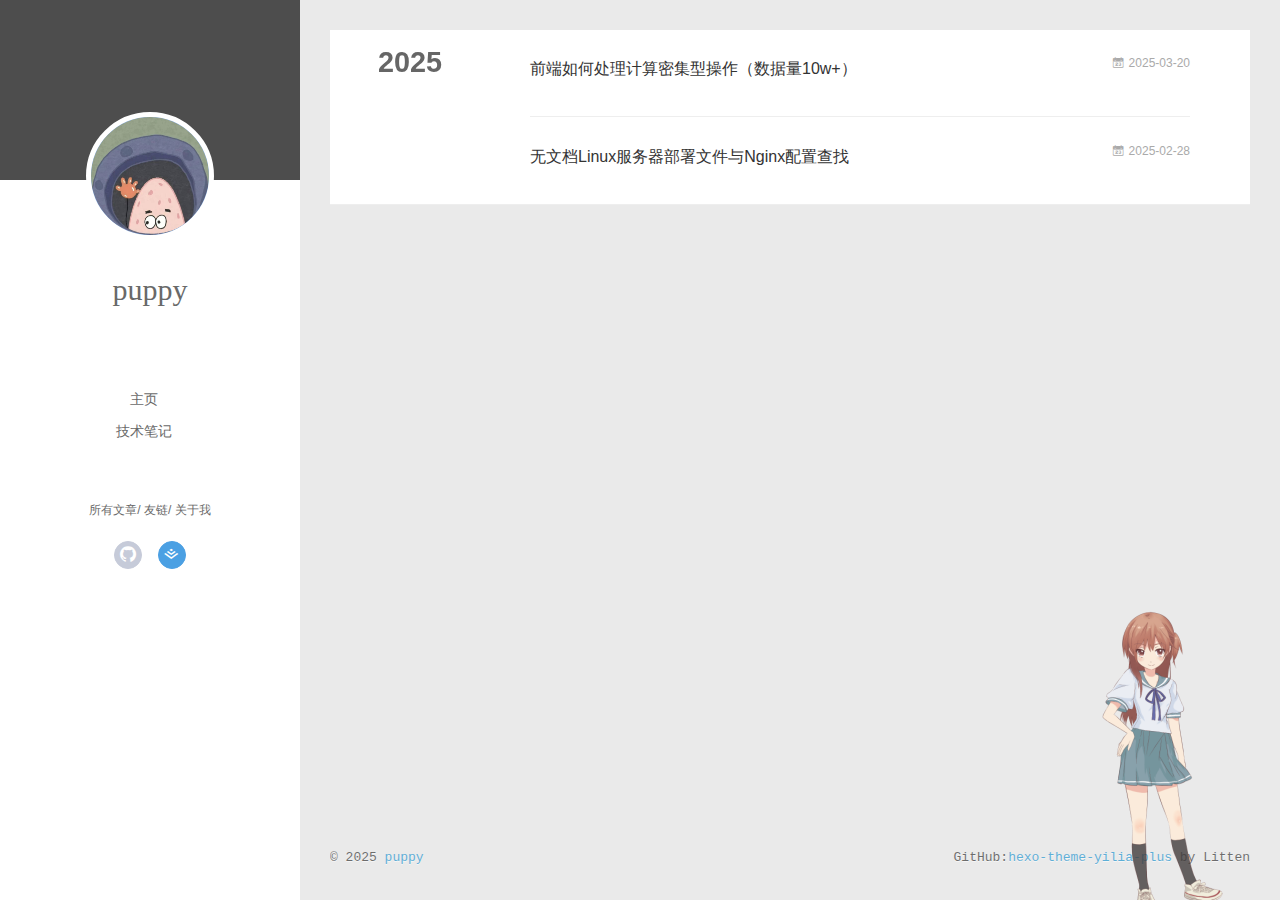
<file: archives/index.html>
<!DOCTYPE html>
<html>
<head>
  <meta charset="utf-8">
  
  <meta name="renderer" content="webkit">
  <meta http-equiv="X-UA-Compatible" content="IE=edge" >
  <link rel="dns-prefetch" href="https://ispuppy.github.io">
  <title>Archives | puppy</title>
  <meta name="generator" content="hexo-theme-yilia-plus">
  <meta name="viewport" content="width=device-width, initial-scale=1, maximum-scale=1">
  
  <meta property="og:type" content="website">
<meta property="og:title" content="puppy">
<meta property="og:url" content="https://ispuppy.github.io/archives/index.html">
<meta property="og:site_name" content="puppy">
<meta property="og:locale" content="en_US">
<meta property="article:author" content="puppy">
<meta name="twitter:card" content="summary">
  
    <link rel="alternative" href="/atom.xml" title="puppy" type="application/atom+xml">
  
  
    <link rel="icon" href="/img/head.jpg">
  
  
    <link rel="apple-touch-icon" href="/apple-touch-icon-180x180.png">
  
  <link rel="stylesheet" type="text/css" href="/./main.a5fda8.css">
  <style type="text/css">
    
    #container.show {
      background: linear-gradient(200deg,#a0cfe4,#e8c37e);
    }
  </style>
  

  

  
    
 	  <script src="/lib/clickLove.js"></script>
  
  


  

</head>

<body>
  <div id="container" q-class="show:isCtnShow">
    <canvas id="anm-canvas" class="anm-canvas"></canvas>
    <div class="left-col" q-class="show:isShow">
      


<div class="overlay" style="background: #4d4d4d;"></div>
<div class="intrude-less">
	<header id="header" class="inner">
		<a href="/" class="profilepic">
			<img src="/img/head.jpg" class="js-avatar">
		</a>
		<hgroup>
			<h1 class="header-author"><a href="/">puppy</a></h1>
		</hgroup>
		

		<nav class="header-menu">
			<ul>
			
				<li><a href="/" >主页</a></li>
			
				<li><a target="_blank" rel="noopener" href="https://puppy.xin/blog/" >技术笔记</a></li>
			
			</ul>
		</nav>
		<nav class="header-smart-menu">
			
				
					<a q-on="click: openSlider(e, 'innerArchive')" href="javascript:void(0)">所有文章</a>
				
			
				
					<a q-on="click: openSlider(e, 'friends')" href="javascript:void(0)">友链</a>
				
			
				
					<a q-on="click: openSlider(e, 'aboutme')" href="javascript:void(0)">关于我</a>
				
			
		</nav>
		<nav class="header-nav">
			<div class="social">
				
					
						<a class="github" target="_blank" rel="noopener" href="https://github.com/ispuppy" 
												title="GitHub" ><i class="icon-github"></i></a>
					
				
					
						<a class="juejin" target="_blank" rel="noopener" href="https://juejin.cn/user/1328669081995608" 
												title="掘金" ><i class="icon-juejin"></i></a>
					
				
			</div>
		
		</nav>
	</header>		
</div>

    </div>
    <div class="mid-col" q-class="show:isShow,hide:isShow|isFalse">
      
      
<nav id="mobile-nav">
  	<div class="overlay js-overlay" style="background: #4d4d4d"></div>
	<div class="btnctn js-mobile-btnctn">
  		<div class="slider-trigger list" q-on="click: openSlider(e)"><i class="icon icon-sort"></i></div>
	</div>
	<div class="intrude-less">
		<header id="header" class="inner">
			<div class="profilepic">
				<a href="/">
					<img src="/img/head.jpg" class="js-avatar">
				</a>
			</div>
			<hgroup>
			  <h1 class="header-author js-header-author">puppy</h1>
			</hgroup>
			
			
			
				
			
				
			
			
			
			<nav class="header-nav">
				<div class="social">
					
						
						<a class="github" target="_blank" 
							href="https://github.com/ispuppy" title="GitHub"><i class="icon-github"></i></a>
						
					
						
						<a class="juejin" target="_blank" 
							href="https://juejin.cn/user/1328669081995608" title="掘金"><i class="icon-juejin"></i></a>
						
					
				</div>
			</nav>

			<nav class="header-menu js-header-menu">
				<ul style="width: 50%">
				
				
					<li style="width: 50%"><a href="/">主页</a></li>
		        
					<li style="width: 50%"><a target="_blank" rel="noopener" href="https://puppy.xin/blog/">技术笔记</a></li>
		        
				</ul>
			</nav>
		</header>				
	</div>
	<div class="mobile-mask" style="display:none" q-show="isShow"></div>
</nav>

      <div id="wrapper" class="body-wrap">
        <div class="menu-l">
          <div class="canvas-wrap">
            <canvas data-colors="#eaeaea" data-sectionHeight="100" data-contentId="js-content" id="myCanvas1"
              class="anm-canvas"></canvas>
          </div>
          <div id="js-content" class="content-ll">
            
  
  
    
    
      
      
      <section class="archives-wrap">
        <div class="archive-year-wrap">
          <a href="/archives/2025" class="archive-year">2025</a>
        </div>
        <div class="archives">
    
    <article class="archive-article archive-type-post">
  <div class="archive-article-inner">
    <header class="archive-article-header">
      	<div class="article-meta">
	      	
<a href="/2025/03/20/massDataProcess/" class="archive-article-date">
        <time datetime="2025-03-20T07:56:37.000Z" itemprop="datePublished"><i class="icon-calendar icon"></i>2025-03-20</time>
</a>

        </div>
    	 
  
    <h1 itemprop="name">
	
	  <a class="archive-article-title" href="/2025/03/20/massDataProcess/" target="_blank">前端如何处理计算密集型操作（数据量10w+）</a>
  
    </h1>
  


        <div class="article-info info-on-right">
          
          

        </div>
        <div class="clearfix"></div>
    </header>
  </div>
</article>
  
    
    
    <article class="archive-article archive-type-post">
  <div class="archive-article-inner">
    <header class="archive-article-header">
      	<div class="article-meta">
	      	
<a href="/2025/02/28/linuxstudy/" class="archive-article-date">
        <time datetime="2025-02-28T03:55:24.000Z" itemprop="datePublished"><i class="icon-calendar icon"></i>2025-02-28</time>
</a>

        </div>
    	 
  
    <h1 itemprop="name">
	
	  <a class="archive-article-title" href="/2025/02/28/linuxstudy/" target="_blank">无文档Linux服务器部署文件与Nginx配置查找</a>
  
    </h1>
  


        <div class="article-info info-on-right">
          
          

        </div>
        <div class="clearfix"></div>
    </header>
  </div>
</article>
  
  
    </div></section>
  

    


          </div>
        </div>
      </div>
      <footer id="footer">
  <div class="outer">
    <div id="footer-info">
    	<div class="footer-left">
    		&copy; 2025 <a href="https://ispuppy.github.io/" target="_blank">puppy</a>
    	</div>
      	<div class="footer-right">
			
			
      		GitHub:<a href="https://github.com/JoeyBling/hexo-theme-yilia-plus" target="_blank">hexo-theme-yilia-plus</a> by Litten
      	</div>
    </div>
  </div>
  
  
	<script src="/lib/busuanzi.pure.js"></script>
	
  
  
	
	<span id="busuanzi_container_site_pv" style="display:none">
		本站总访问量<span id="busuanzi_value_site_pv"></span>次	
	        <span class="post-meta-divider" >|</span>
	</span>
  	<span id="busuanzi_container_site_uv" style='display:none'>
  		本站访客数<span id="busuanzi_value_site_uv"></span>人
  	</span>
  
</footer>

    </div>
    <script>
	var yiliaConfig = {
		mathjax: false,
		isHome: false,
		isPost: false,
		isArchive: true,
		isTag: false,
		isCategory: false,
		open_in_new: true,
		toc_hide_index: true,
		root: "/",
		innerArchive: true,
		showTags: true
	}
</script>

<script>!function(r){function e(t){if(i[t])return i[t].exports;var n=i[t]={exports:{},id:t,loaded:!1};return r[t].call(n.exports,n,n.exports,e),n.loaded=!0,n.exports}var i={};e.m=r,e.c=i,e.p="./",e(0)}([function(t,n,r){r(208),t.exports=r(205)},function(t,n,r){var d=r(3),y=r(46),g=r(26),b=r(27),x=r(47),m="prototype",S=function(t,n,r){var e,i,o,u,c=t&S.F,f=t&S.G,a=t&S.S,s=t&S.P,l=t&S.B,h=f?d:a?d[n]||(d[n]={}):(d[n]||{})[m],v=f?y:y[n]||(y[n]={}),p=v[m]||(v[m]={});for(e in f&&(r=n),r)o=((i=!c&&h&&void 0!==h[e])?h:r)[e],u=l&&i?x(o,d):s&&"function"==typeof o?x(Function.call,o):o,h&&b(h,e,o,t&S.U),v[e]!=o&&g(v,e,u),s&&p[e]!=o&&(p[e]=o)};d.core=y,S.F=1,S.G=2,S.S=4,S.P=8,S.B=16,S.W=32,S.U=64,S.R=128,t.exports=S},function(t,n,r){var e=r(5);t.exports=function(t){if(!e(t))throw TypeError(t+" is not an object!");return t}},function(t,n){var r=t.exports="undefined"!=typeof window&&window.Math==Math?window:"undefined"!=typeof self&&self.Math==Math?self:Function("return this")();"number"==typeof __g&&(__g=r)},function(t,n){t.exports=function(t){try{return!!t()}catch(t){return!0}}},function(t,n){t.exports=function(t){return"object"==typeof t?null!==t:"function"==typeof t}},function(t,n){var r=t.exports="undefined"!=typeof window&&window.Math==Math?window:"undefined"!=typeof self&&self.Math==Math?self:Function("return this")();"number"==typeof __g&&(__g=r)},function(t,n,r){var e=r(118)("wks"),i=r(79),o=r(3).Symbol,u="function"==typeof o;(t.exports=function(t){return e[t]||(e[t]=u&&o[t]||(u?o:i)("Symbol."+t))}).store=e},function(t,n,r){var e=r(49),i=Math.min;t.exports=function(t){return 0<t?i(e(t),9007199254740991):0}},function(t,n){var r={}.hasOwnProperty;t.exports=function(t,n){return r.call(t,n)}},function(t,n,r){t.exports=!r(4)(function(){return 7!=Object.defineProperty({},"a",{get:function(){return 7}}).a})},function(t,n,r){var e=r(2),i=r(174),o=r(53),u=Object.defineProperty;n.f=r(10)?Object.defineProperty:function(t,n,r){if(e(t),n=o(n,!0),e(r),i)try{return u(t,n,r)}catch(t){}if("get"in r||"set"in r)throw TypeError("Accessors not supported!");return"value"in r&&(t[n]=r.value),t}},function(t,n,r){t.exports=!r(20)(function(){return 7!=Object.defineProperty({},"a",{get:function(){return 7}}).a})},function(t,n,r){var e=r(14),i=r(24);t.exports=r(12)?function(t,n,r){return e.f(t,n,i(1,r))}:function(t,n,r){return t[n]=r,t}},function(t,n,r){var e=r(22),i=r(60),o=r(42),u=Object.defineProperty;n.f=r(12)?Object.defineProperty:function(t,n,r){if(e(t),n=o(n,!0),e(r),i)try{return u(t,n,r)}catch(t){}if("get"in r||"set"in r)throw TypeError("Accessors not supported!");return"value"in r&&(t[n]=r.value),t}},function(t,n,r){var e=r(96),i=r(34);t.exports=function(t){return e(i(t))}},function(t,n,r){var e=r(40)("wks"),i=r(25),o=r(6).Symbol,u="function"==typeof o;(t.exports=function(t){return e[t]||(e[t]=u&&o[t]||(u?o:i)("Symbol."+t))}).store=e},function(t,n,r){var e=r(51);t.exports=function(t){return Object(e(t))}},function(t,n){t.exports=function(t){return"object"==typeof t?null!==t:"function"==typeof t}},function(t,n){var r=t.exports={version:"2.6.9"};"number"==typeof __e&&(__e=r)},function(t,n){t.exports=function(t){try{return!!t()}catch(t){return!0}}},function(t,n){t.exports=function(t){if("function"!=typeof t)throw TypeError(t+" is not a function!");return t}},function(t,n,r){var e=r(18);t.exports=function(t){if(!e(t))throw TypeError(t+" is not an object!");return t}},function(t,n){t.exports=!0},function(t,n){t.exports=function(t,n){return{enumerable:!(1&t),configurable:!(2&t),writable:!(4&t),value:n}}},function(t,n){var r=0,e=Math.random();t.exports=function(t){return"Symbol(".concat(void 0===t?"":t,")_",(++r+e).toString(36))}},function(t,n,r){var e=r(11),i=r(75);t.exports=r(10)?function(t,n,r){return e.f(t,n,i(1,r))}:function(t,n,r){return t[n]=r,t}},function(t,n,r){var o=r(3),u=r(26),c=r(30),f=r(79)("src"),e=r(219),i="toString",a=(""+e).split(i);r(46).inspectSource=function(t){return e.call(t)},(t.exports=function(t,n,r,e){var i="function"==typeof r;i&&(c(r,"name")||u(r,"name",n)),t[n]!==r&&(i&&(c(r,f)||u(r,f,t[n]?""+t[n]:a.join(String(n)))),t===o?t[n]=r:e?t[n]?t[n]=r:u(t,n,r):(delete t[n],u(t,n,r)))})(Function.prototype,i,function(){return"function"==typeof this&&this[f]||e.call(this)})},function(t,n,r){var e=r(1),i=r(4),u=r(51),c=/"/g,o=function(t,n,r,e){var i=String(u(t)),o="<"+n;return""!==r&&(o+=" "+r+'="'+String(e).replace(c,"&quot;")+'"'),o+">"+i+"</"+n+">"};t.exports=function(n,t){var r={};r[n]=t(o),e(e.P+e.F*i(function(){var t=""[n]('"');return t!==t.toLowerCase()||3<t.split('"').length}),"String",r)}},function(t,n,r){var e=r(65),i=r(35);t.exports=Object.keys||function(t){return e(t,i)}},function(t,n){var r={}.hasOwnProperty;t.exports=function(t,n){return r.call(t,n)}},function(t,n,r){var e=r(117),i=r(75),o=r(33),u=r(53),c=r(30),f=r(174),a=Object.getOwnPropertyDescriptor;n.f=r(10)?a:function(t,n){if(t=o(t),n=u(n,!0),f)try{return a(t,n)}catch(t){}if(c(t,n))return i(!e.f.call(t,n),t[n])}},function(t,n,r){var e=r(30),i=r(17),o=r(154)("IE_PROTO"),u=Object.prototype;t.exports=Object.getPrototypeOf||function(t){return t=i(t),e(t,o)?t[o]:"function"==typeof t.constructor&&t instanceof t.constructor?t.constructor.prototype:t instanceof Object?u:null}},function(t,n,r){var e=r(116),i=r(51);t.exports=function(t){return e(i(t))}},function(t,n){t.exports=function(t){if(null==t)throw TypeError("Can't call method on  "+t);return t}},function(t,n){t.exports="constructor,hasOwnProperty,isPrototypeOf,propertyIsEnumerable,toLocaleString,toString,valueOf".split(",")},function(t,n){t.exports={}},function(t,n){n.f={}.propertyIsEnumerable},function(t,n,r){var e=r(14).f,i=r(9),o=r(16)("toStringTag");t.exports=function(t,n,r){t&&!i(t=r?t:t.prototype,o)&&e(t,o,{configurable:!0,value:n})}},function(t,n,r){var e=r(40)("keys"),i=r(25);t.exports=function(t){return e[t]||(e[t]=i(t))}},function(t,n,r){var e=r(19),i=r(6),o="__core-js_shared__",u=i[o]||(i[o]={});(t.exports=function(t,n){return u[t]||(u[t]=void 0!==n?n:{})})("versions",[]).push({version:e.version,mode:r(23)?"pure":"global",copyright:"© 2019 Denis Pushkarev (zloirock.ru)"})},function(t,n){var r=Math.ceil,e=Math.floor;t.exports=function(t){return isNaN(t=+t)?0:(0<t?e:r)(t)}},function(t,n,r){var i=r(18);t.exports=function(t,n){if(!i(t))return t;var r,e;if(n&&"function"==typeof(r=t.toString)&&!i(e=r.call(t)))return e;if("function"==typeof(r=t.valueOf)&&!i(e=r.call(t)))return e;if(!n&&"function"==typeof(r=t.toString)&&!i(e=r.call(t)))return e;throw TypeError("Can't convert object to primitive value")}},function(t,n,r){var e=r(6),i=r(19),o=r(23),u=r(44),c=r(14).f;t.exports=function(t){var n=i.Symbol||(i.Symbol=o?{}:e.Symbol||{});"_"==t.charAt(0)||t in n||c(n,t,{value:u.f(t)})}},function(t,n,r){n.f=r(16)},function(t,n){var r={}.toString;t.exports=function(t){return r.call(t).slice(8,-1)}},function(t,n){var r=t.exports={version:"2.6.9"};"number"==typeof __e&&(__e=r)},function(t,n,r){var o=r(21);t.exports=function(e,i,t){if(o(e),void 0===i)return e;switch(t){case 1:return function(t){return e.call(i,t)};case 2:return function(t,n){return e.call(i,t,n)};case 3:return function(t,n,r){return e.call(i,t,n,r)}}return function(){return e.apply(i,arguments)}}},function(t,n,r){"use strict";var e=r(4);t.exports=function(t,n){return!!t&&e(function(){n?t.call(null,function(){},1):t.call(null)})}},function(t,n){var r=Math.ceil,e=Math.floor;t.exports=function(t){return isNaN(t=+t)?0:(0<t?e:r)(t)}},function(t,n,r){var x=r(47),m=r(116),S=r(17),w=r(8),e=r(138);t.exports=function(l,t){var h=1==l,v=2==l,p=3==l,d=4==l,y=6==l,g=5==l||y,b=t||e;return function(t,n,r){for(var e,i,o=S(t),u=m(o),c=x(n,r,3),f=w(u.length),a=0,s=h?b(t,f):v?b(t,0):void 0;a<f;a++)if((g||a in u)&&(i=c(e=u[a],a,o),l))if(h)s[a]=i;else if(i)switch(l){case 3:return!0;case 5:return e;case 6:return a;case 2:s.push(e)}else if(d)return!1;return y?-1:p||d?d:s}}},function(t,n){t.exports=function(t){if(null==t)throw TypeError("Can't call method on  "+t);return t}},function(t,n,r){var i=r(1),o=r(46),u=r(4);t.exports=function(t,n){var r=(o.Object||{})[t]||Object[t],e={};e[t]=n(r),i(i.S+i.F*u(function(){r(1)}),"Object",e)}},function(t,n,r){var i=r(5);t.exports=function(t,n){if(!i(t))return t;var r,e;if(n&&"function"==typeof(r=t.toString)&&!i(e=r.call(t)))return e;if("function"==typeof(r=t.valueOf)&&!i(e=r.call(t)))return e;if(!n&&"function"==typeof(r=t.toString)&&!i(e=r.call(t)))return e;throw TypeError("Can't convert object to primitive value")}},function(t,n,r){var d=r(6),y=r(19),g=r(93),b=r(13),x=r(9),m="prototype",S=function(t,n,r){var e,i,o,u=t&S.F,c=t&S.G,f=t&S.S,a=t&S.P,s=t&S.B,l=t&S.W,h=c?y:y[n]||(y[n]={}),v=h[m],p=c?d:f?d[n]:(d[n]||{})[m];for(e in c&&(r=n),r)(i=!u&&p&&void 0!==p[e])&&x(h,e)||(o=i?p[e]:r[e],h[e]=c&&"function"!=typeof p[e]?r[e]:s&&i?g(o,d):l&&p[e]==o?function(e){var t=function(t,n,r){if(this instanceof e){switch(arguments.length){case 0:return new e;case 1:return new e(t);case 2:return new e(t,n)}return new e(t,n,r)}return e.apply(this,arguments)};return t[m]=e[m],t}(o):a&&"function"==typeof o?g(Function.call,o):o,a&&((h.virtual||(h.virtual={}))[e]=o,t&S.R&&v&&!v[e]&&b(v,e,o)))};S.F=1,S.G=2,S.S=4,S.P=8,S.B=16,S.W=32,S.U=64,S.R=128,t.exports=S},function(t,n,r){var e=r(34);t.exports=function(t){return Object(e(t))}},function(t,n,r){var o=r(196),e=r(1),i=r(118)("metadata"),u=i.store||(i.store=new(r(200))),c=function(t,n,r){var e=u.get(t);if(!e){if(!r)return;u.set(t,e=new o)}var i=e.get(n);if(!i){if(!r)return;e.set(n,i=new o)}return i};t.exports={store:u,map:c,has:function(t,n,r){var e=c(n,r,!1);return void 0!==e&&e.has(t)},get:function(t,n,r){var e=c(n,r,!1);return void 0===e?void 0:e.get(t)},set:function(t,n,r,e){c(r,e,!0).set(t,n)},keys:function(t,n){var r=c(t,n,!1),e=[];return r&&r.forEach(function(t,n){e.push(n)}),e},key:function(t){return void 0===t||"symbol"==typeof t?t:String(t)},exp:function(t){e(e.S,"Reflect",t)}}},function(t,n,r){"use strict";if(r(10)){var g=r(68),b=r(3),x=r(4),m=r(1),S=r(132),e=r(159),h=r(47),w=r(70),i=r(75),_=r(26),o=r(76),u=r(49),O=r(8),E=r(194),c=r(78),f=r(53),a=r(30),M=r(81),P=r(5),v=r(17),p=r(145),j=r(72),F=r(32),A=r(73).f,d=r(161),s=r(79),l=r(7),y=r(50),I=r(120),L=r(119),N=r(162),T=r(82),k=r(125),R=r(77),C=r(137),D=r(166),G=r(11),W=r(31),U=G.f,V=W.f,B=b.RangeError,q=b.TypeError,z=b.Uint8Array,K="ArrayBuffer",H="Shared"+K,J="BYTES_PER_ELEMENT",$="prototype",Y=Array[$],X=e.ArrayBuffer,Q=e.DataView,Z=y(0),tt=y(2),nt=y(3),rt=y(4),et=y(5),it=y(6),ot=I(!0),ut=I(!1),ct=N.values,ft=N.keys,at=N.entries,st=Y.lastIndexOf,lt=Y.reduce,ht=Y.reduceRight,vt=Y.join,pt=Y.sort,dt=Y.slice,yt=Y.toString,gt=Y.toLocaleString,bt=l("iterator"),xt=l("toStringTag"),mt=s("typed_constructor"),St=s("def_constructor"),wt=S.CONSTR,_t=S.TYPED,Ot=S.VIEW,Et="Wrong length!",Mt=y(1,function(t,n){return It(L(t,t[St]),n)}),Pt=x(function(){return 1===new z(new Uint16Array([1]).buffer)[0]}),jt=!!z&&!!z[$].set&&x(function(){new z(1).set({})}),Ft=function(t,n){var r=u(t);if(r<0||r%n)throw B("Wrong offset!");return r},At=function(t){if(P(t)&&_t in t)return t;throw q(t+" is not a typed array!")},It=function(t,n){if(!(P(t)&&mt in t))throw q("It is not a typed array constructor!");return new t(n)},Lt=function(t,n){return Nt(L(t,t[St]),n)},Nt=function(t,n){for(var r=0,e=n.length,i=It(t,e);r<e;)i[r]=n[r++];return i},Tt=function(t,n,r){U(t,n,{get:function(){return this._d[r]}})},kt=function(t){var n,r,e,i,o,u,c=v(t),f=arguments.length,a=1<f?arguments[1]:void 0,s=void 0!==a,l=d(c);if(null!=l&&!p(l)){for(u=l.call(c),e=[],n=0;!(o=u.next()).done;n++)e.push(o.value);c=e}for(s&&2<f&&(a=h(a,arguments[2],2)),n=0,r=O(c.length),i=It(this,r);n<r;n++)i[n]=s?a(c[n],n):c[n];return i},Rt=function(){for(var t=0,n=arguments.length,r=It(this,n);t<n;)r[t]=arguments[t++];return r},Ct=!!z&&x(function(){gt.call(new z(1))}),Dt=function(){return gt.apply(Ct?dt.call(At(this)):At(this),arguments)},Gt={copyWithin:function(t,n){return D.call(At(this),t,n,2<arguments.length?arguments[2]:void 0)},every:function(t){return rt(At(this),t,1<arguments.length?arguments[1]:void 0)},fill:function(t){return C.apply(At(this),arguments)},filter:function(t){return Lt(this,tt(At(this),t,1<arguments.length?arguments[1]:void 0))},find:function(t){return et(At(this),t,1<arguments.length?arguments[1]:void 0)},findIndex:function(t){return it(At(this),t,1<arguments.length?arguments[1]:void 0)},forEach:function(t){Z(At(this),t,1<arguments.length?arguments[1]:void 0)},indexOf:function(t){return ut(At(this),t,1<arguments.length?arguments[1]:void 0)},includes:function(t){return ot(At(this),t,1<arguments.length?arguments[1]:void 0)},join:function(t){return vt.apply(At(this),arguments)},lastIndexOf:function(t){return st.apply(At(this),arguments)},map:function(t){return Mt(At(this),t,1<arguments.length?arguments[1]:void 0)},reduce:function(t){return lt.apply(At(this),arguments)},reduceRight:function(t){return ht.apply(At(this),arguments)},reverse:function(){for(var t,n=this,r=At(n).length,e=Math.floor(r/2),i=0;i<e;)t=n[i],n[i++]=n[--r],n[r]=t;return n},some:function(t){return nt(At(this),t,1<arguments.length?arguments[1]:void 0)},sort:function(t){return pt.call(At(this),t)},subarray:function(t,n){var r=At(this),e=r.length,i=c(t,e);return new(L(r,r[St]))(r.buffer,r.byteOffset+i*r.BYTES_PER_ELEMENT,O((void 0===n?e:c(n,e))-i))}},Wt=function(t,n){return Lt(this,dt.call(At(this),t,n))},Ut=function(t){At(this);var n=Ft(arguments[1],1),r=this.length,e=v(t),i=O(e.length),o=0;if(r<i+n)throw B(Et);for(;o<i;)this[n+o]=e[o++]},Vt={entries:function(){return at.call(At(this))},keys:function(){return ft.call(At(this))},values:function(){return ct.call(At(this))}},Bt=function(t,n){return P(t)&&t[_t]&&"symbol"!=typeof n&&n in t&&String(+n)==String(n)},qt=function(t,n){return Bt(t,n=f(n,!0))?i(2,t[n]):V(t,n)},zt=function(t,n,r){return!(Bt(t,n=f(n,!0))&&P(r)&&a(r,"value"))||a(r,"get")||a(r,"set")||r.configurable||a(r,"writable")&&!r.writable||a(r,"enumerable")&&!r.enumerable?U(t,n,r):(t[n]=r.value,t)};wt||(W.f=qt,G.f=zt),m(m.S+m.F*!wt,"Object",{getOwnPropertyDescriptor:qt,defineProperty:zt}),x(function(){yt.call({})})&&(yt=gt=function(){return vt.call(this)});var Kt=o({},Gt);o(Kt,Vt),_(Kt,bt,Vt.values),o(Kt,{slice:Wt,set:Ut,constructor:function(){},toString:yt,toLocaleString:Dt}),Tt(Kt,"buffer","b"),Tt(Kt,"byteOffset","o"),Tt(Kt,"byteLength","l"),Tt(Kt,"length","e"),U(Kt,xt,{get:function(){return this[_t]}}),t.exports=function(t,l,n,o){var h=t+((o=!!o)?"Clamped":"")+"Array",r="get"+t,u="set"+t,v=b[h],c=v||{},e=v&&F(v),i=!v||!S.ABV,f={},a=v&&v[$],p=function(t,i){U(t,i,{get:function(){return t=i,(n=this._d).v[r](t*l+n.o,Pt);var t,n},set:function(t){return n=i,r=t,e=this._d,o&&(r=(r=Math.round(r))<0?0:255<r?255:255&r),void e.v[u](n*l+e.o,r,Pt);var n,r,e},enumerable:!0})};i?(v=n(function(t,n,r,e){w(t,v,h,"_d");var i,o,u,c,f=0,a=0;if(P(n)){if(!(n instanceof X||(c=M(n))==K||c==H))return _t in n?Nt(v,n):kt.call(v,n);i=n,a=Ft(r,l);var s=n.byteLength;if(void 0===e){if(s%l)throw B(Et);if((o=s-a)<0)throw B(Et)}else if(s<(o=O(e)*l)+a)throw B(Et);u=o/l}else u=E(n),i=new X(o=u*l);for(_(t,"_d",{b:i,o:a,l:o,e:u,v:new Q(i)});f<u;)p(t,f++)}),a=v[$]=j(Kt),_(a,"constructor",v)):x(function(){v(1)})&&x(function(){new v(-1)})&&k(function(t){new v,new v(null),new v(1.5),new v(t)},!0)||(v=n(function(t,n,r,e){var i;return w(t,v,h),P(n)?n instanceof X||(i=M(n))==K||i==H?void 0!==e?new c(n,Ft(r,l),e):void 0!==r?new c(n,Ft(r,l)):new c(n):_t in n?Nt(v,n):kt.call(v,n):new c(E(n))}),Z(e!==Function.prototype?A(c).concat(A(e)):A(c),function(t){t in v||_(v,t,c[t])}),v[$]=a,g||(a.constructor=v));var s=a[bt],d=!!s&&("values"==s.name||null==s.name),y=Vt.values;_(v,mt,!0),_(a,_t,h),_(a,Ot,!0),_(a,St,v),(o?new v(1)[xt]==h:xt in a)||U(a,xt,{get:function(){return h}}),f[h]=v,m(m.G+m.W+m.F*(v!=c),f),m(m.S,h,{BYTES_PER_ELEMENT:l}),m(m.S+m.F*x(function(){c.of.call(v,1)}),h,{from:kt,of:Rt}),J in a||_(a,J,l),m(m.P,h,Gt),R(h),m(m.P+m.F*jt,h,{set:Ut}),m(m.P+m.F*!d,h,Vt),g||a.toString==yt||(a.toString=yt),m(m.P+m.F*x(function(){new v(1).slice()}),h,{slice:Wt}),m(m.P+m.F*(x(function(){return[1,2].toLocaleString()!=new v([1,2]).toLocaleString()})||!x(function(){a.toLocaleString.call([1,2])})),h,{toLocaleString:Dt}),T[h]=d?s:y,g||d||_(a,bt,y)}}else t.exports=function(){}},function(t,n){var r={}.toString;t.exports=function(t){return r.call(t).slice(8,-1)}},function(t,n,r){var e=r(18),i=r(6).document,o=e(i)&&e(i.createElement);t.exports=function(t){return o?i.createElement(t):{}}},function(t,n,r){t.exports=!r(12)&&!r(20)(function(){return 7!=Object.defineProperty(r(59)("div"),"a",{get:function(){return 7}}).a})},function(t,n,r){"use strict";var x=r(23),m=r(54),S=r(66),w=r(13),_=r(36),O=r(98),E=r(38),M=r(104),P=r(16)("iterator"),j=!([].keys&&"next"in[].keys()),F="values",A=function(){return this};t.exports=function(t,n,r,e,i,o,u){O(r,n,e);var c,f,a,s=function(t){if(!j&&t in p)return p[t];switch(t){case"keys":case F:return function(){return new r(this,t)}}return function(){return new r(this,t)}},l=n+" Iterator",h=i==F,v=!1,p=t.prototype,d=p[P]||p["@@iterator"]||i&&p[i],y=d||s(i),g=i?h?s("entries"):y:void 0,b="Array"==n&&p.entries||d;if(b&&((a=M(b.call(new t)))!==Object.prototype&&a.next&&(E(a,l,!0),x||"function"==typeof a[P]||w(a,P,A))),h&&d&&d.name!==F&&(v=!0,y=function(){return d.call(this)}),x&&!u||!j&&!v&&p[P]||w(p,P,y),_[n]=y,_[l]=A,i)if(c={values:h?y:s(F),keys:o?y:s("keys"),entries:g},u)for(f in c)f in p||S(p,f,c[f]);else m(m.P+m.F*(j||v),n,c);return c}},function(t,n,e){var i=e(22),o=e(101),u=e(35),c=e(39)("IE_PROTO"),f=function(){},a="prototype",s=function(){var t,n=e(59)("iframe"),r=u.length;for(n.style.display="none",e(95).appendChild(n),n.src="javascript:",(t=n.contentWindow.document).open(),t.write("<script>document.F=Object<\/script>"),t.close(),s=t.F;r--;)delete s[a][u[r]];return s()};t.exports=Object.create||function(t,n){var r;return null!==t?(f[a]=i(t),r=new f,f[a]=null,r[c]=t):r=s(),void 0===n?r:o(r,n)}},function(t,n,r){var e=r(65),i=r(35).concat("length","prototype");n.f=Object.getOwnPropertyNames||function(t){return e(t,i)}},function(t,n){n.f=Object.getOwnPropertySymbols},function(t,n,r){var u=r(9),c=r(15),f=r(92)(!1),a=r(39)("IE_PROTO");t.exports=function(t,n){var r,e=c(t),i=0,o=[];for(r in e)r!=a&&u(e,r)&&o.push(r);for(;n.length>i;)u(e,r=n[i++])&&(~f(o,r)||o.push(r));return o}},function(t,n,r){t.exports=r(13)},function(t,n,r){var e=r(7)("unscopables"),i=Array.prototype;null==i[e]&&r(26)(i,e,{}),t.exports=function(t){i[e][t]=!0}},function(t,n){t.exports=!1},function(t,n,r){var e=r(79)("meta"),i=r(5),o=r(30),u=r(11).f,c=0,f=Object.isExtensible||function(){return!0},a=!r(4)(function(){return f(Object.preventExtensions({}))}),s=function(t){u(t,e,{value:{i:"O"+ ++c,w:{}}})},l=t.exports={KEY:e,NEED:!1,fastKey:function(t,n){if(!i(t))return"symbol"==typeof t?t:("string"==typeof t?"S":"P")+t;if(!o(t,e)){if(!f(t))return"F";if(!n)return"E";s(t)}return t[e].i},getWeak:function(t,n){if(!o(t,e)){if(!f(t))return!0;if(!n)return!1;s(t)}return t[e].w},onFreeze:function(t){return a&&l.NEED&&f(t)&&!o(t,e)&&s(t),t}}},function(t,n){t.exports=function(t,n,r,e){if(!(t instanceof n)||void 0!==e&&e in t)throw TypeError(r+": incorrect invocation!");return t}},function(t,n,r){var h=r(47),v=r(177),p=r(145),d=r(2),y=r(8),g=r(161),b={},x={};(n=t.exports=function(t,n,r,e,i){var o,u,c,f,a=i?function(){return t}:g(t),s=h(r,e,n?2:1),l=0;if("function"!=typeof a)throw TypeError(t+" is not iterable!");if(p(a)){for(o=y(t.length);l<o;l++)if((f=n?s(d(u=t[l])[0],u[1]):s(t[l]))===b||f===x)return f}else for(c=a.call(t);!(u=c.next()).done;)if((f=v(c,s,u.value,n))===b||f===x)return f}).BREAK=b,n.RETURN=x},function(t,n,e){var i=e(2),o=e(183),u=e(141),c=e(154)("IE_PROTO"),f=function(){},a="prototype",s=function(){var t,n=e(140)("iframe"),r=u.length;for(n.style.display="none",e(143).appendChild(n),n.src="javascript:",(t=n.contentWindow.document).open(),t.write("<script>document.F=Object<\/script>"),t.close(),s=t.F;r--;)delete s[a][u[r]];return s()};t.exports=Object.create||function(t,n){var r;return null!==t?(f[a]=i(t),r=new f,f[a]=null,r[c]=t):r=s(),void 0===n?r:o(r,n)}},function(t,n,r){var e=r(185),i=r(141).concat("length","prototype");n.f=Object.getOwnPropertyNames||function(t){return e(t,i)}},function(t,n,r){var e=r(185),i=r(141);t.exports=Object.keys||function(t){return e(t,i)}},function(t,n){t.exports=function(t,n){return{enumerable:!(1&t),configurable:!(2&t),writable:!(4&t),value:n}}},function(t,n,r){var i=r(27);t.exports=function(t,n,r){for(var e in n)i(t,e,n[e],r);return t}},function(t,n,r){"use strict";var e=r(3),i=r(11),o=r(10),u=r(7)("species");t.exports=function(t){var n=e[t];o&&n&&!n[u]&&i.f(n,u,{configurable:!0,get:function(){return this}})}},function(t,n,r){var e=r(49),i=Math.max,o=Math.min;t.exports=function(t,n){return(t=e(t))<0?i(t+n,0):o(t,n)}},function(t,n){var r=0,e=Math.random();t.exports=function(t){return"Symbol(".concat(void 0===t?"":t,")_",(++r+e).toString(36))}},function(t,n,r){var e=r(5);t.exports=function(t,n){if(!e(t)||t._t!==n)throw TypeError("Incompatible receiver, "+n+" required!");return t}},function(t,n,r){var i=r(45),o=r(7)("toStringTag"),u="Arguments"==i(function(){return arguments}());t.exports=function(t){var n,r,e;return void 0===t?"Undefined":null===t?"Null":"string"==typeof(r=function(t,n){try{return t[n]}catch(t){}}(n=Object(t),o))?r:u?i(n):"Object"==(e=i(n))&&"function"==typeof n.callee?"Arguments":e}},function(t,n){t.exports={}},function(t,n,r){var e=r(11).f,i=r(30),o=r(7)("toStringTag");t.exports=function(t,n,r){t&&!i(t=r?t:t.prototype,o)&&e(t,o,{configurable:!0,value:n})}},function(t,n,r){var u=r(1),e=r(51),c=r(4),f=r(157),i="["+f+"]",o=RegExp("^"+i+i+"*"),a=RegExp(i+i+"*$"),s=function(t,n,r){var e={},i=c(function(){return!!f[t]()||"​"!="​"[t]()}),o=e[t]=i?n(l):f[t];r&&(e[r]=o),u(u.P+u.F*i,"String",e)},l=s.trim=function(t,n){return t=String(e(t)),1&n&&(t=t.replace(o,"")),2&n&&(t=t.replace(a,"")),t};t.exports=s},function(t,n,r){t.exports={default:r(88),__esModule:!0}},function(t,n,r){t.exports={default:r(89),__esModule:!0}},function(t,n,r){"use strict";function e(t){return t&&t.__esModule?t:{default:t}}n.__esModule=!0;var i=e(r(86)),o=e(r(85)),u="function"==typeof o.default&&"symbol"==typeof i.default?function(t){return typeof t}:function(t){return t&&"function"==typeof o.default&&t.constructor===o.default&&t!==o.default.prototype?"symbol":typeof t};n.default="function"==typeof o.default&&"symbol"===u(i.default)?function(t){return void 0===t?"undefined":u(t)}:function(t){return t&&"function"==typeof o.default&&t.constructor===o.default&&t!==o.default.prototype?"symbol":void 0===t?"undefined":u(t)}},function(t,n,r){r(111),r(109),r(112),r(113),t.exports=r(19).Symbol},function(t,n,r){r(110),r(114),t.exports=r(44).f("iterator")},function(t,n){t.exports=function(t){if("function"!=typeof t)throw TypeError(t+" is not a function!");return t}},function(t,n){t.exports=function(){}},function(t,n,r){var f=r(15),a=r(107),s=r(106);t.exports=function(c){return function(t,n,r){var e,i=f(t),o=a(i.length),u=s(r,o);if(c&&n!=n){for(;u<o;)if((e=i[u++])!=e)return!0}else for(;u<o;u++)if((c||u in i)&&i[u]===n)return c||u||0;return!c&&-1}}},function(t,n,r){var o=r(90);t.exports=function(e,i,t){if(o(e),void 0===i)return e;switch(t){case 1:return function(t){return e.call(i,t)};case 2:return function(t,n){return e.call(i,t,n)};case 3:return function(t,n,r){return e.call(i,t,n,r)}}return function(){return e.apply(i,arguments)}}},function(t,n,r){var c=r(29),f=r(64),a=r(37);t.exports=function(t){var n=c(t),r=f.f;if(r)for(var e,i=r(t),o=a.f,u=0;i.length>u;)o.call(t,e=i[u++])&&n.push(e);return n}},function(t,n,r){var e=r(6).document;t.exports=e&&e.documentElement},function(t,n,r){var e=r(58);t.exports=Object("z").propertyIsEnumerable(0)?Object:function(t){return"String"==e(t)?t.split(""):Object(t)}},function(t,n,r){var e=r(58);t.exports=Array.isArray||function(t){return"Array"==e(t)}},function(t,n,r){"use strict";var e=r(62),i=r(24),o=r(38),u={};r(13)(u,r(16)("iterator"),function(){return this}),t.exports=function(t,n,r){t.prototype=e(u,{next:i(1,r)}),o(t,n+" Iterator")}},function(t,n){t.exports=function(t,n){return{value:n,done:!!t}}},function(t,n,r){var e=r(25)("meta"),i=r(18),o=r(9),u=r(14).f,c=0,f=Object.isExtensible||function(){return!0},a=!r(20)(function(){return f(Object.preventExtensions({}))}),s=function(t){u(t,e,{value:{i:"O"+ ++c,w:{}}})},l=t.exports={KEY:e,NEED:!1,fastKey:function(t,n){if(!i(t))return"symbol"==typeof t?t:("string"==typeof t?"S":"P")+t;if(!o(t,e)){if(!f(t))return"F";if(!n)return"E";s(t)}return t[e].i},getWeak:function(t,n){if(!o(t,e)){if(!f(t))return!0;if(!n)return!1;s(t)}return t[e].w},onFreeze:function(t){return a&&l.NEED&&f(t)&&!o(t,e)&&s(t),t}}},function(t,n,r){var u=r(14),c=r(22),f=r(29);t.exports=r(12)?Object.defineProperties:function(t,n){c(t);for(var r,e=f(n),i=e.length,o=0;o<i;)u.f(t,r=e[o++],n[r]);return t}},function(t,n,r){var e=r(37),i=r(24),o=r(15),u=r(42),c=r(9),f=r(60),a=Object.getOwnPropertyDescriptor;n.f=r(12)?a:function(t,n){if(t=o(t),n=u(n,!0),f)try{return a(t,n)}catch(t){}if(c(t,n))return i(!e.f.call(t,n),t[n])}},function(t,n,r){var e=r(15),i=r(63).f,o={}.toString,u="object"==typeof window&&window&&Object.getOwnPropertyNames?Object.getOwnPropertyNames(window):[];t.exports.f=function(t){return u&&"[object Window]"==o.call(t)?function(t){try{return i(t)}catch(t){return u.slice()}}(t):i(e(t))}},function(t,n,r){var e=r(9),i=r(55),o=r(39)("IE_PROTO"),u=Object.prototype;t.exports=Object.getPrototypeOf||function(t){return t=i(t),e(t,o)?t[o]:"function"==typeof t.constructor&&t instanceof t.constructor?t.constructor.prototype:t instanceof Object?u:null}},function(t,n,r){var f=r(41),a=r(34);t.exports=function(c){return function(t,n){var r,e,i=String(a(t)),o=f(n),u=i.length;return o<0||u<=o?c?"":void 0:(r=i.charCodeAt(o))<55296||56319<r||o+1===u||(e=i.charCodeAt(o+1))<56320||57343<e?c?i.charAt(o):r:c?i.slice(o,o+2):e-56320+(r-55296<<10)+65536}}},function(t,n,r){var e=r(41),i=Math.max,o=Math.min;t.exports=function(t,n){return(t=e(t))<0?i(t+n,0):o(t,n)}},function(t,n,r){var e=r(41),i=Math.min;t.exports=function(t){return 0<t?i(e(t),9007199254740991):0}},function(t,n,r){"use strict";var e=r(91),i=r(99),o=r(36),u=r(15);t.exports=r(61)(Array,"Array",function(t,n){this._t=u(t),this._i=0,this._k=n},function(){var t=this._t,n=this._k,r=this._i++;return!t||r>=t.length?(this._t=void 0,i(1)):i(0,"keys"==n?r:"values"==n?t[r]:[r,t[r]])},"values"),o.Arguments=o.Array,e("keys"),e("values"),e("entries")},function(t,n){},function(t,n,r){"use strict";var e=r(105)(!0);r(61)(String,"String",function(t){this._t=String(t),this._i=0},function(){var t,n=this._t,r=this._i;return r>=n.length?{value:void 0,done:!0}:(t=e(n,r),this._i+=t.length,{value:t,done:!1})})},function(t,n,r){"use strict";var e=r(6),u=r(9),i=r(12),o=r(54),c=r(66),f=r(100).KEY,a=r(20),s=r(40),l=r(38),h=r(25),v=r(16),p=r(44),d=r(43),y=r(94),g=r(97),b=r(22),x=r(18),m=r(55),S=r(15),w=r(42),_=r(24),O=r(62),E=r(103),M=r(102),P=r(64),j=r(14),F=r(29),A=M.f,I=j.f,L=E.f,N=e.Symbol,T=e.JSON,k=T&&T.stringify,R="prototype",C=v("_hidden"),D=v("toPrimitive"),G={}.propertyIsEnumerable,W=s("symbol-registry"),U=s("symbols"),V=s("op-symbols"),B=Object[R],q="function"==typeof N&&!!P.f,z=e.QObject,K=!z||!z[R]||!z[R].findChild,H=i&&a(function(){return 7!=O(I({},"a",{get:function(){return I(this,"a",{value:7}).a}})).a})?function(t,n,r){var e=A(B,n);e&&delete B[n],I(t,n,r),e&&t!==B&&I(B,n,e)}:I,J=function(t){var n=U[t]=O(N[R]);return n._k=t,n},$=q&&"symbol"==typeof N.iterator?function(t){return"symbol"==typeof t}:function(t){return t instanceof N},Y=function(t,n,r){return t===B&&Y(V,n,r),b(t),n=w(n,!0),b(r),u(U,n)?(r.enumerable?(u(t,C)&&t[C][n]&&(t[C][n]=!1),r=O(r,{enumerable:_(0,!1)})):(u(t,C)||I(t,C,_(1,{})),t[C][n]=!0),H(t,n,r)):I(t,n,r)},X=function(t,n){b(t);for(var r,e=y(n=S(n)),i=0,o=e.length;i<o;)Y(t,r=e[i++],n[r]);return t},Q=function(t){var n=G.call(this,t=w(t,!0));return!(this===B&&u(U,t)&&!u(V,t))&&(!(n||!u(this,t)||!u(U,t)||u(this,C)&&this[C][t])||n)},Z=function(t,n){if(t=S(t),n=w(n,!0),t!==B||!u(U,n)||u(V,n)){var r=A(t,n);return!r||!u(U,n)||u(t,C)&&t[C][n]||(r.enumerable=!0),r}},tt=function(t){for(var n,r=L(S(t)),e=[],i=0;r.length>i;)u(U,n=r[i++])||n==C||n==f||e.push(n);return e},nt=function(t){for(var n,r=t===B,e=L(r?V:S(t)),i=[],o=0;e.length>o;)!u(U,n=e[o++])||r&&!u(B,n)||i.push(U[n]);return i};q||(c((N=function(){if(this instanceof N)throw TypeError("Symbol is not a constructor!");var n=h(0<arguments.length?arguments[0]:void 0),r=function(t){this===B&&r.call(V,t),u(this,C)&&u(this[C],n)&&(this[C][n]=!1),H(this,n,_(1,t))};return i&&K&&H(B,n,{configurable:!0,set:r}),J(n)})[R],"toString",function(){return this._k}),M.f=Z,j.f=Y,r(63).f=E.f=tt,r(37).f=Q,P.f=nt,i&&!r(23)&&c(B,"propertyIsEnumerable",Q,!0),p.f=function(t){return J(v(t))}),o(o.G+o.W+o.F*!q,{Symbol:N});for(var rt="hasInstance,isConcatSpreadable,iterator,match,replace,search,species,split,toPrimitive,toStringTag,unscopables".split(","),et=0;rt.length>et;)v(rt[et++]);for(var it=F(v.store),ot=0;it.length>ot;)d(it[ot++]);o(o.S+o.F*!q,"Symbol",{for:function(t){return u(W,t+="")?W[t]:W[t]=N(t)},keyFor:function(t){if(!$(t))throw TypeError(t+" is not a symbol!");for(var n in W)if(W[n]===t)return n},useSetter:function(){K=!0},useSimple:function(){K=!1}}),o(o.S+o.F*!q,"Object",{create:function(t,n){return void 0===n?O(t):X(O(t),n)},defineProperty:Y,defineProperties:X,getOwnPropertyDescriptor:Z,getOwnPropertyNames:tt,getOwnPropertySymbols:nt});var ut=a(function(){P.f(1)});o(o.S+o.F*ut,"Object",{getOwnPropertySymbols:function(t){return P.f(m(t))}}),T&&o(o.S+o.F*(!q||a(function(){var t=N();return"[null]"!=k([t])||"{}"!=k({a:t})||"{}"!=k(Object(t))})),"JSON",{stringify:function(t){for(var n,r,e=[t],i=1;arguments.length>i;)e.push(arguments[i++]);if(r=n=e[1],(x(n)||void 0!==t)&&!$(t))return g(n)||(n=function(t,n){if("function"==typeof r&&(n=r.call(this,t,n)),!$(n))return n}),e[1]=n,k.apply(T,e)}}),N[R][D]||r(13)(N[R],D,N[R].valueOf),l(N,"Symbol"),l(Math,"Math",!0),l(e.JSON,"JSON",!0)},function(t,n,r){r(43)("asyncIterator")},function(t,n,r){r(43)("observable")},function(t,n,r){r(108);for(var e=r(6),i=r(13),o=r(36),u=r(16)("toStringTag"),c="CSSRuleList,CSSStyleDeclaration,CSSValueList,ClientRectList,DOMRectList,DOMStringList,DOMTokenList,DataTransferItemList,FileList,HTMLAllCollection,HTMLCollection,HTMLFormElement,HTMLSelectElement,MediaList,MimeTypeArray,NamedNodeMap,NodeList,PaintRequestList,Plugin,PluginArray,SVGLengthList,SVGNumberList,SVGPathSegList,SVGPointList,SVGStringList,SVGTransformList,SourceBufferList,StyleSheetList,TextTrackCueList,TextTrackList,TouchList".split(","),f=0;f<c.length;f++){var a=c[f],s=e[a],l=s&&s.prototype;l&&!l[u]&&i(l,u,a),o[a]=o.Array}},function(t,n,r){"use strict";var e=r(2);t.exports=function(){var t=e(this),n="";return t.global&&(n+="g"),t.ignoreCase&&(n+="i"),t.multiline&&(n+="m"),t.unicode&&(n+="u"),t.sticky&&(n+="y"),n}},function(t,n,r){var e=r(45);t.exports=Object("z").propertyIsEnumerable(0)?Object:function(t){return"String"==e(t)?t.split(""):Object(t)}},function(t,n){n.f={}.propertyIsEnumerable},function(t,n,r){var e=r(46),i=r(3),o="__core-js_shared__",u=i[o]||(i[o]={});(t.exports=function(t,n){return u[t]||(u[t]=void 0!==n?n:{})})("versions",[]).push({version:e.version,mode:r(68)?"pure":"global",copyright:"© 2019 Denis Pushkarev (zloirock.ru)"})},function(t,n,r){var i=r(2),o=r(21),u=r(7)("species");t.exports=function(t,n){var r,e=i(t).constructor;return void 0===e||null==(r=i(e)[u])?n:o(r)}},function(t,n,r){var f=r(33),a=r(8),s=r(78);t.exports=function(c){return function(t,n,r){var e,i=f(t),o=a(i.length),u=s(r,o);if(c&&n!=n){for(;u<o;)if((e=i[u++])!=e)return!0}else for(;u<o;u++)if((c||u in i)&&i[u]===n)return c||u||0;return!c&&-1}}},function(t,n,r){"use strict";var g=r(3),b=r(1),x=r(27),m=r(76),S=r(69),w=r(71),_=r(70),O=r(5),E=r(4),M=r(125),P=r(83),j=r(144);t.exports=function(e,t,n,r,i,o){var u=g[e],c=u,f=i?"set":"add",a=c&&c.prototype,s={},l=function(t){var r=a[t];x(a,t,"delete"==t?function(t){return!(o&&!O(t))&&r.call(this,0===t?0:t)}:"has"==t?function(t){return!(o&&!O(t))&&r.call(this,0===t?0:t)}:"get"==t?function(t){return o&&!O(t)?void 0:r.call(this,0===t?0:t)}:"add"==t?function(t){return r.call(this,0===t?0:t),this}:function(t,n){return r.call(this,0===t?0:t,n),this})};if("function"==typeof c&&(o||a.forEach&&!E(function(){(new c).entries().next()}))){var h=new c,v=h[f](o?{}:-0,1)!=h,p=E(function(){h.has(1)}),d=M(function(t){new c(t)}),y=!o&&E(function(){for(var t=new c,n=5;n--;)t[f](n,n);return!t.has(-0)});d||(((c=t(function(t,n){_(t,c,e);var r=j(new u,t,c);return null!=n&&w(n,i,r[f],r),r})).prototype=a).constructor=c),(p||y)&&(l("delete"),l("has"),i&&l("get")),(y||v)&&l(f),o&&a.clear&&delete a.clear}else c=r.getConstructor(t,e,i,f),m(c.prototype,n),S.NEED=!0;return P(c,e),s[e]=c,b(b.G+b.W+b.F*(c!=u),s),o||r.setStrong(c,e,i),c}},function(t,n,r){"use strict";r(197);var s=r(27),l=r(26),h=r(4),v=r(51),p=r(7),d=r(152),y=p("species"),g=!h(function(){var t=/./;return t.exec=function(){var t=[];return t.groups={a:"7"},t},"7"!=="".replace(t,"$<a>")}),b=function(){var t=/(?:)/,n=t.exec;t.exec=function(){return n.apply(this,arguments)};var r="ab".split(t);return 2===r.length&&"a"===r[0]&&"b"===r[1]}();t.exports=function(r,t,n){var e=p(r),o=!h(function(){var t={};return t[e]=function(){return 7},7!=""[r](t)}),i=o?!h(function(){var t=!1,n=/a/;return n.exec=function(){return t=!0,null},"split"===r&&(n.constructor={},n.constructor[y]=function(){return n}),n[e](""),!t}):void 0;if(!o||!i||"replace"===r&&!g||"split"===r&&!b){var u=/./[e],c=n(v,e,""[r],function(t,n,r,e,i){return n.exec===d?o&&!i?{done:!0,value:u.call(n,r,e)}:{done:!0,value:t.call(r,n,e)}:{done:!1}}),f=c[0],a=c[1];s(String.prototype,r,f),l(RegExp.prototype,e,2==t?function(t,n){return a.call(t,this,n)}:function(t){return a.call(t,this)})}}},function(t,n,r){var e=r(45);t.exports=Array.isArray||function(t){return"Array"==e(t)}},function(t,n,r){var e=r(5),i=r(45),o=r(7)("match");t.exports=function(t){var n;return e(t)&&(void 0!==(n=t[o])?!!n:"RegExp"==i(t))}},function(t,n,r){var o=r(7)("iterator"),u=!1;try{var e=[7][o]();e.return=function(){u=!0},Array.from(e,function(){throw 2})}catch(t){}t.exports=function(t,n){if(!n&&!u)return!1;var r=!1;try{var e=[7],i=e[o]();i.next=function(){return{done:r=!0}},e[o]=function(){return i},t(e)}catch(t){}return r}},function(t,n,r){"use strict";t.exports=r(68)||!r(4)(function(){var t=Math.random();__defineSetter__.call(null,t,function(){}),delete r(3)[t]})},function(t,n){n.f=Object.getOwnPropertySymbols},function(t,n,r){"use strict";var i=r(81),o=RegExp.prototype.exec;t.exports=function(t,n){var r=t.exec;if("function"==typeof r){var e=r.call(t,n);if("object"!=typeof e)throw new TypeError("RegExp exec method returned something other than an Object or null");return e}if("RegExp"!==i(t))throw new TypeError("RegExp#exec called on incompatible receiver");return o.call(t,n)}},function(t,n,r){"use strict";var e=r(1),u=r(21),c=r(47),f=r(71);t.exports=function(t){e(e.S,t,{from:function(t){var n,r,e,i,o=arguments[1];return u(this),(n=void 0!==o)&&u(o),null==t?new this:(r=[],n?(e=0,i=c(o,arguments[2],2),f(t,!1,function(t){r.push(i(t,e++))})):f(t,!1,r.push,r),new this(r))}})}},function(t,n,r){"use strict";var e=r(1);t.exports=function(t){e(e.S,t,{of:function(){for(var t=arguments.length,n=new Array(t);t--;)n[t]=arguments[t];return new this(n)}})}},function(t,n,r){var f=r(49),a=r(51);t.exports=function(c){return function(t,n){var r,e,i=String(a(t)),o=f(n),u=i.length;return o<0||u<=o?c?"":void 0:(r=i.charCodeAt(o))<55296||56319<r||o+1===u||(e=i.charCodeAt(o+1))<56320||57343<e?c?i.charAt(o):r:c?i.slice(o,o+2):e-56320+(r-55296<<10)+65536}}},function(t,n,r){for(var e,i=r(3),o=r(26),u=r(79),c=u("typed_array"),f=u("view"),a=!(!i.ArrayBuffer||!i.DataView),s=a,l=0,h="Int8Array,Uint8Array,Uint8ClampedArray,Int16Array,Uint16Array,Int32Array,Uint32Array,Float32Array,Float64Array".split(",");l<9;)(e=i[h[l++]])?(o(e.prototype,c,!0),o(e.prototype,f,!0)):s=!1;t.exports={ABV:a,CONSTR:s,TYPED:c,VIEW:f}},function(t,n,r){var e=r(3).navigator;t.exports=e&&e.userAgent||""},function(t,n){"use strict";var r,e={versions:(r=window.navigator.userAgent,{trident:-1<r.indexOf("Trident"),presto:-1<r.indexOf("Presto"),webKit:-1<r.indexOf("AppleWebKit"),gecko:-1<r.indexOf("Gecko")&&-1==r.indexOf("KHTML"),mobile:!!r.match(/AppleWebKit.*Mobile.*/),ios:!!r.match(/\(i[^;]+;( U;)? CPU.+Mac OS X/),android:-1<r.indexOf("Android")||-1<r.indexOf("Linux"),iPhone:-1<r.indexOf("iPhone")||-1<r.indexOf("Mac"),iPad:-1<r.indexOf("iPad"),webApp:-1==r.indexOf("Safari"),weixin:-1==r.indexOf("MicroMessenger")})};t.exports=e},function(t,n,r){"use strict";var e,i=r(87),l=(e=i)&&e.__esModule?e:{default:e},h=function(){function n(t,n,r){return n||r?String.fromCharCode(n||r):o[t]||t}function r(t){return s[t]}var e=/&quot;|&lt;|&gt;|&amp;|&nbsp;|&apos;|&#(\d+);|&#(\d+)/g,i=/['<> "&]/g,o={"&quot;":'"',"&lt;":"<","&gt;":">","&amp;":"&","&nbsp;":" "},u=/\u00a0/g,c=/<br\s*\/?>/gi,f=/\r?\n/g,a=/\s/g,s={};for(var t in o)s[o[t]]=t;return o["&apos;"]="'",s["'"]="&#39;",{encode:function(t){return t?(""+t).replace(i,r).replace(f,"<br/>").replace(a,"&nbsp;"):""},decode:function(t){return t?(""+t).replace(c,"\n").replace(e,n).replace(u," "):""},encodeBase16:function(t){if(!t)return t;for(var n=[],r=0,e=(t+="").length;r<e;r++)n.push(t.charCodeAt(r).toString(16).toUpperCase());return n.join("")},encodeBase16forJSON:function(t){if(!t)return t;for(var n=[],r=0,e=(t=t.replace(/[\u4E00-\u9FBF]/gi,function(t){return escape(t).replace("%u","\\u")})).length;r<e;r++)n.push(t.charCodeAt(r).toString(16).toUpperCase());return n.join("")},decodeBase16:function(t){if(!t)return t;for(var n=[],r=0,e=(t+="").length;r<e;r+=2)n.push(String.fromCharCode("0x"+t.slice(r,r+2)));return n.join("")},encodeObject:function(t){if(t instanceof Array)for(var n=0,r=t.length;n<r;n++)t[n]=h.encodeObject(t[n]);else if("object"==(void 0===t?"undefined":(0,l.default)(t)))for(var e in t)t[e]=h.encodeObject(t[e]);else if("string"==typeof t)return h.encode(t);return t},loadScript:function(t){var n=document.createElement("script");document.getElementsByTagName("body")[0].appendChild(n),n.setAttribute("src",t)},addLoadEvent:function(t){var n=window.onload;"function"!=typeof window.onload?window.onload=t:window.onload=function(){n(),t()}}}}();t.exports=h},function(t,n,r){"use strict";var e=r(131)(!0);t.exports=function(t,n,r){return n+(r?e(t,n).length:1)}},function(t,n,r){"use strict";var c=r(17),f=r(78),a=r(8);t.exports=function(t){for(var n=c(this),r=a(n.length),e=arguments.length,i=f(1<e?arguments[1]:void 0,r),o=2<e?arguments[2]:void 0,u=void 0===o?r:f(o,r);i<u;)n[i++]=t;return n}},function(t,n,r){var e=r(215);t.exports=function(t,n){return new(e(t))(n)}},function(t,n,r){"use strict";var e=r(11),i=r(75);t.exports=function(t,n,r){n in t?e.f(t,n,i(0,r)):t[n]=r}},function(t,n,r){var e=r(5),i=r(3).document,o=e(i)&&e(i.createElement);t.exports=function(t){return o?i.createElement(t):{}}},function(t,n){t.exports="constructor,hasOwnProperty,isPrototypeOf,propertyIsEnumerable,toLocaleString,toString,valueOf".split(",")},function(t,n,r){var e=r(7)("match");t.exports=function(n){var r=/./;try{"/./"[n](r)}catch(t){try{return r[e]=!1,!"/./"[n](r)}catch(n){}}return!0}},function(t,n,r){var e=r(3).document;t.exports=e&&e.documentElement},function(t,n,r){var o=r(5),u=r(153).set;t.exports=function(t,n,r){var e,i=n.constructor;return i!==r&&"function"==typeof i&&(e=i.prototype)!==r.prototype&&o(e)&&u&&u(t,e),t}},function(t,n,r){var e=r(82),i=r(7)("iterator"),o=Array.prototype;t.exports=function(t){return void 0!==t&&(e.Array===t||o[i]===t)}},function(t,n,r){"use strict";var e=r(72),i=r(75),o=r(83),u={};r(26)(u,r(7)("iterator"),function(){return this}),t.exports=function(t,n,r){t.prototype=e(u,{next:i(1,r)}),o(t,n+" Iterator")}},function(t,n,r){"use strict";var x=r(68),m=r(1),S=r(27),w=r(26),_=r(82),O=r(146),E=r(83),M=r(32),P=r(7)("iterator"),j=!([].keys&&"next"in[].keys()),F="values",A=function(){return this};t.exports=function(t,n,r,e,i,o,u){O(r,n,e);var c,f,a,s=function(t){if(!j&&t in p)return p[t];switch(t){case"keys":case F:return function(){return new r(this,t)}}return function(){return new r(this,t)}},l=n+" Iterator",h=i==F,v=!1,p=t.prototype,d=p[P]||p["@@iterator"]||i&&p[i],y=d||s(i),g=i?h?s("entries"):y:void 0,b="Array"==n&&p.entries||d;if(b&&((a=M(b.call(new t)))!==Object.prototype&&a.next&&(E(a,l,!0),x||"function"==typeof a[P]||w(a,P,A))),h&&d&&d.name!==F&&(v=!0,y=function(){return d.call(this)}),x&&!u||!j&&!v&&p[P]||w(p,P,y),_[n]=y,_[l]=A,i)if(c={values:h?y:s(F),keys:o?y:s("keys"),entries:g},u)for(f in c)f in p||S(p,f,c[f]);else m(m.P+m.F*(j||v),n,c);return c}},function(t,n){var r=Math.expm1;t.exports=!r||22025.465794806718<r(10)||r(10)<22025.465794806718||-2e-17!=r(-2e-17)?function(t){return 0==(t=+t)?t:-1e-6<t&&t<1e-6?t+t*t/2:Math.exp(t)-1}:r},function(t,n){t.exports=Math.sign||function(t){return 0==(t=+t)||t!=t?t:t<0?-1:1}},function(t,n,r){var c=r(3),f=r(158).set,a=c.MutationObserver||c.WebKitMutationObserver,s=c.process,l=c.Promise,h="process"==r(45)(s);t.exports=function(){var r,e,i,t=function(){var t,n;for(h&&(t=s.domain)&&t.exit();r;){n=r.fn,r=r.next;try{n()}catch(t){throw r?i():e=void 0,t}}e=void 0,t&&t.enter()};if(h)i=function(){s.nextTick(t)};else if(!a||c.navigator&&c.navigator.standalone)if(l&&l.resolve){var n=l.resolve(void 0);i=function(){n.then(t)}}else i=function(){f.call(c,t)};else{var o=!0,u=document.createTextNode("");new a(t).observe(u,{characterData:!0}),i=function(){u.data=o=!o}}return function(t){var n={fn:t,next:void 0};e&&(e.next=n),r||(r=n,i()),e=n}}},function(t,n,r){"use strict";function e(t){var r,e;this.promise=new t(function(t,n){if(void 0!==r||void 0!==e)throw TypeError("Bad Promise constructor");r=t,e=n}),this.resolve=i(r),this.reject=i(e)}var i=r(21);t.exports.f=function(t){return new e(t)}},function(t,n,r){"use strict";var e,i,u=r(115),c=RegExp.prototype.exec,f=String.prototype.replace,o=c,a="lastIndex",s=(e=/a/,i=/b*/g,c.call(e,"a"),c.call(i,"a"),0!==e[a]||0!==i[a]),l=void 0!==/()??/.exec("")[1];(s||l)&&(o=function(t){var n,r,e,i,o=this;return l&&(r=new RegExp("^"+o.source+"$(?!\\s)",u.call(o))),s&&(n=o[a]),e=c.call(o,t),s&&e&&(o[a]=o.global?e.index+e[0].length:n),l&&e&&1<e.length&&f.call(e[0],r,function(){for(i=1;i<arguments.length-2;i++)void 0===arguments[i]&&(e[i]=void 0)}),e}),t.exports=o},function(t,n,i){var r=i(5),e=i(2),o=function(t,n){if(e(t),!r(n)&&null!==n)throw TypeError(n+": can't set as prototype!")};t.exports={set:Object.setPrototypeOf||("__proto__"in{}?function(t,r,e){try{(e=i(47)(Function.call,i(31).f(Object.prototype,"__proto__").set,2))(t,[]),r=!(t instanceof Array)}catch(t){r=!0}return function(t,n){return o(t,n),r?t.__proto__=n:e(t,n),t}}({},!1):void 0),check:o}},function(t,n,r){var e=r(118)("keys"),i=r(79);t.exports=function(t){return e[t]||(e[t]=i(t))}},function(t,n,r){var e=r(124),i=r(51);t.exports=function(t,n,r){if(e(n))throw TypeError("String#"+r+" doesn't accept regex!");return String(i(t))}},function(t,n,r){"use strict";var i=r(49),o=r(51);t.exports=function(t){var n=String(o(this)),r="",e=i(t);if(e<0||e==1/0)throw RangeError("Count can't be negative");for(;0<e;(e>>>=1)&&(n+=n))1&e&&(r+=n);return r}},function(t,n){t.exports="\t\n\v\f\r   ᠎             　\u2028\u2029\ufeff"},function(t,n,r){var e,i,o,u=r(47),c=r(175),f=r(143),a=r(140),s=r(3),l=s.process,h=s.setImmediate,v=s.clearImmediate,p=s.MessageChannel,d=s.Dispatch,y=0,g={},b="onreadystatechange",x=function(){var t=+this;if(g.hasOwnProperty(t)){var n=g[t];delete g[t],n()}},m=function(t){x.call(t.data)};h&&v||(h=function(t){for(var n=[],r=1;arguments.length>r;)n.push(arguments[r++]);return g[++y]=function(){c("function"==typeof t?t:Function(t),n)},e(y),y},v=function(t){delete g[t]},"process"==r(45)(l)?e=function(t){l.nextTick(u(x,t,1))}:d&&d.now?e=function(t){d.now(u(x,t,1))}:p?(o=(i=new p).port2,i.port1.onmessage=m,e=u(o.postMessage,o,1)):s.addEventListener&&"function"==typeof postMessage&&!s.importScripts?(e=function(t){s.postMessage(t+"","*")},s.addEventListener("message",m,!1)):e=b in a("script")?function(t){f.appendChild(a("script"))[b]=function(){f.removeChild(this),x.call(t)}}:function(t){setTimeout(u(x,t,1),0)}),t.exports={set:h,clear:v}},function(t,n,r){"use strict";function e(t,n,r){var e,i,o,u=new Array(r),c=8*r-n-1,f=(1<<c)-1,a=f>>1,s=23===n?W(2,-24)-W(2,-77):0,l=0,h=t<0||0===t&&1/t<0?1:0;for((t=G(t))!=t||t===C?(i=t!=t?1:0,e=f):(e=U(V(t)/B),t*(o=W(2,-e))<1&&(e--,o*=2),2<=(t+=1<=e+a?s/o:s*W(2,1-a))*o&&(e++,o/=2),f<=e+a?(i=0,e=f):1<=e+a?(i=(t*o-1)*W(2,n),e+=a):(i=t*W(2,a-1)*W(2,n),e=0));8<=n;u[l++]=255&i,i/=256,n-=8);for(e=e<<n|i,c+=n;0<c;u[l++]=255&e,e/=256,c-=8);return u[--l]|=128*h,u}function i(t,n,r){var e,i=8*r-n-1,o=(1<<i)-1,u=o>>1,c=i-7,f=r-1,a=t[f--],s=127&a;for(a>>=7;0<c;s=256*s+t[f],f--,c-=8);for(e=s&(1<<-c)-1,s>>=-c,c+=n;0<c;e=256*e+t[f],f--,c-=8);if(0===s)s=1-u;else{if(s===o)return e?NaN:a?-C:C;e+=W(2,n),s-=u}return(a?-1:1)*e*W(2,s-n)}function o(t){return t[3]<<24|t[2]<<16|t[1]<<8|t[0]}function u(t){return[255&t]}function c(t){return[255&t,t>>8&255]}function f(t){return[255&t,t>>8&255,t>>16&255,t>>24&255]}function a(t){return e(t,52,8)}function s(t){return e(t,23,4)}function l(t,n,r){M(t[I],n,{get:function(){return this[r]}})}function h(t,n,r,e){var i=O(+r);if(i+n>t[H])throw R(L);var o=t[K]._b,u=i+t[J],c=o.slice(u,u+n);return e?c:c.reverse()}function v(t,n,r,e,i,o){var u=O(+r);if(u+n>t[H])throw R(L);for(var c=t[K]._b,f=u+t[J],a=e(+i),s=0;s<n;s++)c[f+s]=a[o?s:n-s-1]}var p=r(3),d=r(10),y=r(68),g=r(132),b=r(26),x=r(76),m=r(4),S=r(70),w=r(49),_=r(8),O=r(194),E=r(73).f,M=r(11).f,P=r(137),j=r(83),F="ArrayBuffer",A="DataView",I="prototype",L="Wrong index!",N=p[F],T=p[A],k=p.Math,R=p.RangeError,C=p.Infinity,D=N,G=k.abs,W=k.pow,U=k.floor,V=k.log,B=k.LN2,q="byteLength",z="byteOffset",K=d?"_b":"buffer",H=d?"_l":q,J=d?"_o":z;if(g.ABV){if(!m(function(){N(1)})||!m(function(){new N(-1)})||m(function(){return new N,new N(1.5),new N(NaN),N.name!=F})){for(var $,Y=(N=function(t){return S(this,N),new D(O(t))})[I]=D[I],X=E(D),Q=0;X.length>Q;)($=X[Q++])in N||b(N,$,D[$]);y||(Y.constructor=N)}var Z=new T(new N(2)),tt=T[I].setInt8;Z.setInt8(0,2147483648),Z.setInt8(1,2147483649),!Z.getInt8(0)&&Z.getInt8(1)||x(T[I],{setInt8:function(t,n){tt.call(this,t,n<<24>>24)},setUint8:function(t,n){tt.call(this,t,n<<24>>24)}},!0)}else N=function(t){S(this,N,F);var n=O(t);this._b=P.call(new Array(n),0),this[H]=n},T=function(t,n,r){S(this,T,A),S(t,N,A);var e=t[H],i=w(n);if(i<0||e<i)throw R("Wrong offset!");if(e<i+(r=void 0===r?e-i:_(r)))throw R("Wrong length!");this[K]=t,this[J]=i,this[H]=r},d&&(l(N,q,"_l"),l(T,"buffer","_b"),l(T,q,"_l"),l(T,z,"_o")),x(T[I],{getInt8:function(t){return h(this,1,t)[0]<<24>>24},getUint8:function(t){return h(this,1,t)[0]},getInt16:function(t){var n=h(this,2,t,arguments[1]);return(n[1]<<8|n[0])<<16>>16},getUint16:function(t){var n=h(this,2,t,arguments[1]);return n[1]<<8|n[0]},getInt32:function(t){return o(h(this,4,t,arguments[1]))},getUint32:function(t){return o(h(this,4,t,arguments[1]))>>>0},getFloat32:function(t){return i(h(this,4,t,arguments[1]),23,4)},getFloat64:function(t){return i(h(this,8,t,arguments[1]),52,8)},setInt8:function(t,n){v(this,1,t,u,n)},setUint8:function(t,n){v(this,1,t,u,n)},setInt16:function(t,n){v(this,2,t,c,n,arguments[2])},setUint16:function(t,n){v(this,2,t,c,n,arguments[2])},setInt32:function(t,n){v(this,4,t,f,n,arguments[2])},setUint32:function(t,n){v(this,4,t,f,n,arguments[2])},setFloat32:function(t,n){v(this,4,t,s,n,arguments[2])},setFloat64:function(t,n){v(this,8,t,a,n,arguments[2])}});j(N,F),j(T,A),b(T[I],g.VIEW,!0),n[F]=N,n[A]=T},function(t,n,r){var e=r(3),i=r(46),o=r(68),u=r(195),c=r(11).f;t.exports=function(t){var n=i.Symbol||(i.Symbol=o?{}:e.Symbol||{});"_"==t.charAt(0)||t in n||c(n,t,{value:u.f(t)})}},function(t,n,r){var e=r(81),i=r(7)("iterator"),o=r(82);t.exports=r(46).getIteratorMethod=function(t){if(null!=t)return t[i]||t["@@iterator"]||o[e(t)]}},function(t,n,r){"use strict";var e=r(67),i=r(178),o=r(82),u=r(33);t.exports=r(147)(Array,"Array",function(t,n){this._t=u(t),this._i=0,this._k=n},function(){var t=this._t,n=this._k,r=this._i++;return!t||r>=t.length?(this._t=void 0,i(1)):i(0,"keys"==n?r:"values"==n?t[r]:[r,t[r]])},"values"),o.Arguments=o.Array,e("keys"),e("values"),e("entries")},function(t,n){t.exports=function(t,n){t.classList?t.classList.add(n):t.className+=" "+n}},function(t,n){t.exports=function(t,n){if(t.classList)t.classList.remove(n);else{var r=new RegExp("(^|\\b)"+n.split(" ").join("|")+"(\\b|$)","gi");t.className=t.className.replace(r," ")}}},function(t,n,r){var e=r(45);t.exports=function(t,n){if("number"!=typeof t&&"Number"!=e(t))throw TypeError(n);return+t}},function(t,n,r){"use strict";var a=r(17),s=r(78),l=r(8);t.exports=[].copyWithin||function(t,n){var r=a(this),e=l(r.length),i=s(t,e),o=s(n,e),u=2<arguments.length?arguments[2]:void 0,c=Math.min((void 0===u?e:s(u,e))-o,e-i),f=1;for(o<i&&i<o+c&&(f=-1,o+=c-1,i+=c-1);0<c--;)o in r?r[i]=r[o]:delete r[i],i+=f,o+=f;return r}},function(t,n,r){var e=r(71);t.exports=function(t,n){var r=[];return e(t,!1,r.push,r,n),r}},function(t,n,r){var s=r(21),l=r(17),h=r(116),v=r(8);t.exports=function(t,n,r,e,i){s(n);var o=l(t),u=h(o),c=v(o.length),f=i?c-1:0,a=i?-1:1;if(r<2)for(;;){if(f in u){e=u[f],f+=a;break}if(f+=a,i?f<0:c<=f)throw TypeError("Reduce of empty array with no initial value")}for(;i?0<=f:f<c;f+=a)f in u&&(e=n(e,u[f],f,o));return e}},function(t,n,r){"use strict";var o=r(21),u=r(5),c=r(175),f=[].slice,a={};t.exports=Function.bind||function(n){var r=o(this),e=f.call(arguments,1),i=function(){var t=e.concat(f.call(arguments));return this instanceof i?function(t,n,r){if(!(n in a)){for(var e=[],i=0;i<n;i++)e[i]="a["+i+"]";a[n]=Function("F,a","return new F("+e.join(",")+")")}return a[n](t,r)}(r,t.length,t):c(r,t,n)};return u(r.prototype)&&(i.prototype=r.prototype),i}},function(t,n,r){"use strict";var u=r(11).f,c=r(72),f=r(76),a=r(47),s=r(70),l=r(71),e=r(147),i=r(178),o=r(77),h=r(10),v=r(69).fastKey,p=r(80),d=h?"_s":"size",y=function(t,n){var r,e=v(n);if("F"!==e)return t._i[e];for(r=t._f;r;r=r.n)if(r.k==n)return r};t.exports={getConstructor:function(t,o,r,e){var i=t(function(t,n){s(t,i,o,"_i"),t._t=o,t._i=c(null),t._f=void 0,t._l=void 0,t[d]=0,null!=n&&l(n,r,t[e],t)});return f(i.prototype,{clear:function(){for(var t=p(this,o),n=t._i,r=t._f;r;r=r.n)r.r=!0,r.p&&(r.p=r.p.n=void 0),delete n[r.i];t._f=t._l=void 0,t[d]=0},delete:function(t){var n=p(this,o),r=y(n,t);if(r){var e=r.n,i=r.p;delete n._i[r.i],r.r=!0,i&&(i.n=e),e&&(e.p=i),n._f==r&&(n._f=e),n._l==r&&(n._l=i),n[d]--}return!!r},forEach:function(t){p(this,o);for(var n,r=a(t,1<arguments.length?arguments[1]:void 0,3);n=n?n.n:this._f;)for(r(n.v,n.k,this);n&&n.r;)n=n.p},has:function(t){return!!y(p(this,o),t)}}),h&&u(i.prototype,"size",{get:function(){return p(this,o)[d]}}),i},def:function(t,n,r){var e,i,o=y(t,n);return o?o.v=r:(t._l=o={i:i=v(n,!0),k:n,v:r,p:e=t._l,n:void 0,r:!1},t._f||(t._f=o),e&&(e.n=o),t[d]++,"F"!==i&&(t._i[i]=o)),t},getEntry:y,setStrong:function(t,r,n){e(t,r,function(t,n){this._t=p(t,r),this._k=n,this._l=void 0},function(){for(var t=this,n=t._k,r=t._l;r&&r.r;)r=r.p;return t._t&&(t._l=r=r?r.n:t._t._f)?i(0,"keys"==n?r.k:"values"==n?r.v:[r.k,r.v]):(t._t=void 0,i(1))},n?"entries":"values",!n,!0),o(r)}}},function(t,n,r){var e=r(81),i=r(167);t.exports=function(t){return function(){if(e(this)!=t)throw TypeError(t+"#toJSON isn't generic");return i(this)}}},function(t,n,r){"use strict";var u=r(76),c=r(69).getWeak,i=r(2),f=r(5),a=r(70),s=r(71),e=r(50),l=r(30),h=r(80),o=e(5),v=e(6),p=0,d=function(t){return t._l||(t._l=new y)},y=function(){this.a=[]},g=function(t,n){return o(t.a,function(t){return t[0]===n})};y.prototype={get:function(t){var n=g(this,t);if(n)return n[1]},has:function(t){return!!g(this,t)},set:function(t,n){var r=g(this,t);r?r[1]=n:this.a.push([t,n])},delete:function(n){var t=v(this.a,function(t){return t[0]===n});return~t&&this.a.splice(t,1),!!~t}},t.exports={getConstructor:function(t,r,e,i){var o=t(function(t,n){a(t,o,r,"_i"),t._t=r,t._i=p++,t._l=void 0,null!=n&&s(n,e,t[i],t)});return u(o.prototype,{delete:function(t){if(!f(t))return!1;var n=c(t);return!0===n?d(h(this,r)).delete(t):n&&l(n,this._i)&&delete n[this._i]},has:function(t){if(!f(t))return!1;var n=c(t);return!0===n?d(h(this,r)).has(t):n&&l(n,this._i)}}),o},def:function(t,n,r){var e=c(i(n),!0);return!0===e?d(t).set(n,r):e[t._i]=r,t},ufstore:d}},function(t,n,r){"use strict";var p=r(123),d=r(5),y=r(8),g=r(47),b=r(7)("isConcatSpreadable");t.exports=function t(n,r,e,i,o,u,c,f){for(var a,s,l=o,h=0,v=!!c&&g(c,f,3);h<i;){if(h in e){if(a=v?v(e[h],h,r):e[h],s=!1,d(a)&&(s=void 0!==(s=a[b])?!!s:p(a)),s&&0<u)l=t(n,r,a,y(a.length),l,u-1)-1;else{if(9007199254740991<=l)throw TypeError();n[l]=a}l++}h++}return l}},function(t,n,r){t.exports=!r(10)&&!r(4)(function(){return 7!=Object.defineProperty(r(140)("div"),"a",{get:function(){return 7}}).a})},function(t,n){t.exports=function(t,n,r){var e=void 0===r;switch(n.length){case 0:return e?t():t.call(r);case 1:return e?t(n[0]):t.call(r,n[0]);case 2:return e?t(n[0],n[1]):t.call(r,n[0],n[1]);case 3:return e?t(n[0],n[1],n[2]):t.call(r,n[0],n[1],n[2]);case 4:return e?t(n[0],n[1],n[2],n[3]):t.call(r,n[0],n[1],n[2],n[3])}return t.apply(r,n)}},function(t,n,r){var e=r(5),i=Math.floor;t.exports=function(t){return!e(t)&&isFinite(t)&&i(t)===t}},function(t,n,r){var o=r(2);t.exports=function(t,n,r,e){try{return e?n(o(r)[0],r[1]):n(r)}catch(n){var i=t.return;throw void 0!==i&&o(i.call(t)),n}}},function(t,n){t.exports=function(t,n){return{value:n,done:!!t}}},function(t,n,r){var o=r(149),e=Math.pow,u=e(2,-52),c=e(2,-23),f=e(2,127)*(2-c),a=e(2,-126);t.exports=Math.fround||function(t){var n,r,e=Math.abs(t),i=o(t);return e<a?i*(e/a/c+1/u-1/u)*a*c:f<(r=(n=(1+c/u)*e)-(n-e))||r!=r?i*(1/0):i*r}},function(t,n){t.exports=Math.log1p||function(t){return-1e-8<(t=+t)&&t<1e-8?t-t*t/2:Math.log(1+t)}},function(t,n){t.exports=Math.scale||function(t,n,r,e,i){return 0===arguments.length||t!=t||n!=n||r!=r||e!=e||i!=i?NaN:t===1/0||t===-1/0?t:(t-n)*(i-e)/(r-n)+e}},function(t,n,r){"use strict";var h=r(10),v=r(74),p=r(127),d=r(117),y=r(17),g=r(116),i=Object.assign;t.exports=!i||r(4)(function(){var t={},n={},r=Symbol(),e="abcdefghijklmnopqrst";return t[r]=7,e.split("").forEach(function(t){n[t]=t}),7!=i({},t)[r]||Object.keys(i({},n)).join("")!=e})?function(t,n){for(var r=y(t),e=arguments.length,i=1,o=p.f,u=d.f;i<e;)for(var c,f=g(arguments[i++]),a=o?v(f).concat(o(f)):v(f),s=a.length,l=0;l<s;)c=a[l++],h&&!u.call(f,c)||(r[c]=f[c]);return r}:i},function(t,n,r){var u=r(11),c=r(2),f=r(74);t.exports=r(10)?Object.defineProperties:function(t,n){c(t);for(var r,e=f(n),i=e.length,o=0;o<i;)u.f(t,r=e[o++],n[r]);return t}},function(t,n,r){var e=r(33),i=r(73).f,o={}.toString,u="object"==typeof window&&window&&Object.getOwnPropertyNames?Object.getOwnPropertyNames(window):[];t.exports.f=function(t){return u&&"[object Window]"==o.call(t)?function(t){try{return i(t)}catch(t){return u.slice()}}(t):i(e(t))}},function(t,n,r){var u=r(30),c=r(33),f=r(120)(!1),a=r(154)("IE_PROTO");t.exports=function(t,n){var r,e=c(t),i=0,o=[];for(r in e)r!=a&&u(e,r)&&o.push(r);for(;n.length>i;)u(e,r=n[i++])&&(~f(o,r)||o.push(r));return o}},function(t,n,r){var f=r(10),a=r(74),s=r(33),l=r(117).f;t.exports=function(c){return function(t){for(var n,r=s(t),e=a(r),i=e.length,o=0,u=[];o<i;)n=e[o++],f&&!l.call(r,n)||u.push(c?[n,r[n]]:r[n]);return u}}},function(t,n,r){var e=r(73),i=r(127),o=r(2),u=r(3).Reflect;t.exports=u&&u.ownKeys||function(t){var n=e.f(o(t)),r=i.f;return r?n.concat(r(t)):n}},function(t,n,r){var e=r(3).parseFloat,i=r(84).trim;t.exports=1/e(r(157)+"-0")!=-1/0?function(t){var n=i(String(t),3),r=e(n);return 0===r&&"-"==n.charAt(0)?-0:r}:e},function(t,n,r){var e=r(3).parseInt,i=r(84).trim,o=r(157),u=/^[-+]?0[xX]/;t.exports=8!==e(o+"08")||22!==e(o+"0x16")?function(t,n){var r=i(String(t),3);return e(r,n>>>0||(u.test(r)?16:10))}:e},function(t,n){t.exports=function(t){try{return{e:!1,v:t()}}catch(t){return{e:!0,v:t}}}},function(t,n,r){var e=r(2),i=r(5),o=r(151);t.exports=function(t,n){if(e(t),i(n)&&n.constructor===t)return n;var r=o.f(t);return(0,r.resolve)(n),r.promise}},function(t,n){t.exports=Object.is||function(t,n){return t===n?0!==t||1/t==1/n:t!=t&&n!=n}},function(t,n,r){var s=r(8),l=r(156),h=r(51);t.exports=function(t,n,r,e){var i=String(h(t)),o=i.length,u=void 0===r?" ":String(r),c=s(n);if(c<=o||""==u)return i;var f=c-o,a=l.call(u,Math.ceil(f/u.length));return a.length>f&&(a=a.slice(0,f)),e?a+i:i+a}},function(t,n,r){var e=r(49),i=r(8);t.exports=function(t){if(void 0===t)return 0;var n=e(t),r=i(n);if(n!==r)throw RangeError("Wrong length!");return r}},function(t,n,r){n.f=r(7)},function(t,n,r){"use strict";var e=r(170),i=r(80);t.exports=r(121)("Map",function(t){return function(){return t(this,0<arguments.length?arguments[0]:void 0)}},{get:function(t){var n=e.getEntry(i(this,"Map"),t);return n&&n.v},set:function(t,n){return e.def(i(this,"Map"),0===t?0:t,n)}},e,!0)},function(t,n,r){"use strict";var e=r(152);r(1)({target:"RegExp",proto:!0,forced:e!==/./.exec},{exec:e})},function(t,n,r){r(10)&&"g"!=/./g.flags&&r(11).f(RegExp.prototype,"flags",{configurable:!0,get:r(115)})},function(t,n,r){"use strict";var e=r(170),i=r(80);t.exports=r(121)("Set",function(t){return function(){return t(this,0<arguments.length?arguments[0]:void 0)}},{add:function(t){return e.def(i(this,"Set"),t=0===t?0:t,t)}},e)},function(t,n,r){"use strict";var o,e=r(3),i=r(50)(0),u=r(27),c=r(69),f=r(182),a=r(172),s=r(5),l=r(80),h=r(80),v=!e.ActiveXObject&&"ActiveXObject"in e,p="WeakMap",d=c.getWeak,y=Object.isExtensible,g=a.ufstore,b=function(t){return function(){return t(this,0<arguments.length?arguments[0]:void 0)}},x={get:function(t){if(s(t)){var n=d(t);return!0===n?g(l(this,p)).get(t):n?n[this._i]:void 0}},set:function(t,n){return a.def(l(this,p),t,n)}},m=t.exports=r(121)(p,b,x,a,!0,!0);h&&v&&(f((o=a.getConstructor(b,p)).prototype,x),c.NEED=!0,i(["delete","has","get","set"],function(e){var t=m.prototype,i=t[e];u(t,e,function(t,n){if(!s(t)||y(t))return i.call(this,t,n);this._f||(this._f=new o);var r=this._f[e](t,n);return"set"==e?this:r})}))},,,,function(t,n){"use strict";t.exports={init:function(){var t=document.querySelector("#page-nav");t&&!document.querySelector("#page-nav .extend.prev")&&(t.innerHTML='<a class="extend prev disabled" rel="prev">&laquo; Prev</a>'+t.innerHTML),t&&!document.querySelector("#page-nav .extend.next")&&(t.innerHTML=t.innerHTML+'<a class="extend next disabled" rel="next">Next &raquo;</a>'),yiliaConfig&&yiliaConfig.open_in_new&&document.querySelectorAll(".article-entry a:not(.article-more-a)").forEach(function(t){var n=t.getAttribute("target");n&&""!==n||t.setAttribute("target","_blank")}),yiliaConfig&&yiliaConfig.toc_hide_index&&document.querySelectorAll(".toc-number").forEach(function(t){t.style.display="none"})}}},function(t,n,r){"use strict";function e(t){return t&&t.__esModule?t:{default:t}}function i(t,n,r,e,i){var o=function(t){for(var n=t.offsetLeft,r=t.offsetParent;null!==r;)n+=r.offsetLeft,r=r.offsetParent;return n}(t),u=function(t){for(var n=t.offsetTop,r=t.offsetParent;null!==r;)n+=r.offsetTop,r=r.offsetParent;return n}(t)-n;if(u-r<=i){var c=t.$newDom;c||(c=t.cloneNode(!0),(0,a.default)(t,c),(t.$newDom=c).style.position="fixed",c.style.top=(r||u)+"px",c.style.left=o+"px",c.style.zIndex=e||2,c.style.width="100%",c.style.color="#fff"),c.style.visibility="visible",t.style.visibility="hidden"}else{t.style.visibility="visible";var f=t.$newDom;f&&(f.style.visibility="hidden")}}function o(){var t=document.querySelector(".js-overlay"),n=document.querySelector(".js-header-menu");i(t,document.body.scrollTop,-63,2,0),i(n,document.body.scrollTop,1,3,0)}var f=e(r(163)),a=e((e(r(164)),r(414))),u=e(r(134)),c=e(r(204)),s=r(135);u.default.versions.mobile&&window.screen.width<800&&(function(){for(var t=document.querySelectorAll(".js-header-menu li a"),n=window.location.pathname,r=0,e=t.length;r<e;r++){var i=t[r];o=n,u=i.getAttribute("href"),c=/\/|index.html/g,o.replace(c,"")===u.replace(c,"")&&(0,f.default)(i,"active")}var o,u,c}(),document.querySelector("#container").addEventListener("scroll",function(t){o()}),window.addEventListener("scroll",function(t){o()}),o()),(0,s.addLoadEvent)(function(){c.default.init()}),t.exports={}},,,function(t,n,r){(function(t){"use strict";function n(t,n,r){t[n]||Object.defineProperty(t,n,{writable:!0,configurable:!0,value:r})}if(r(413),r(209),r(211),t._babelPolyfill)throw new Error("only one instance of babel-polyfill is allowed");t._babelPolyfill=!0;n(String.prototype,"padLeft","".padStart),n(String.prototype,"padRight","".padEnd),"pop,reverse,shift,keys,values,entries,indexOf,every,some,forEach,map,filter,find,findIndex,includes,join,slice,concat,push,splice,unshift,sort,lastIndexOf,reduce,reduceRight,copyWithin,fill".split(",").forEach(function(t){[][t]&&n(Array,t,Function.call.bind([][t]))})}).call(n,function(){return this}())},function(L,t){(function(t){!function(t){"use strict";function o(t,n,r,e){var o,u,c,f,i=n&&n.prototype instanceof h?n:h,a=Object.create(i.prototype),s=new p(e||[]);return a._invoke=(o=t,u=r,c=s,f=_,function(t,n){if(f===E)throw new Error("Generator is already running");if(f===M){if("throw"===t)throw n;return d()}for(c.method=t,c.arg=n;;){var r=c.delegate;if(r){var e=v(r,c);if(e){if(e===P)continue;return e}}if("next"===c.method)c.sent=c._sent=c.arg;else if("throw"===c.method){if(f===_)throw f=M,c.arg;c.dispatchException(c.arg)}else"return"===c.method&&c.abrupt("return",c.arg);f=E;var i=l(o,u,c);if("normal"===i.type){if(f=c.done?M:O,i.arg===P)continue;return{value:i.arg,done:c.done}}"throw"===i.type&&(f=M,c.method="throw",c.arg=i.arg)}}),a}function l(t,n,r){try{return{type:"normal",arg:t.call(n,r)}}catch(t){return{type:"throw",arg:t}}}function h(){}function r(){}function n(){}function e(t){["next","throw","return"].forEach(function(n){t[n]=function(t){return this._invoke(n,t)}})}function u(c){function f(t,n,r,e){var i=l(c[t],c,n);if("throw"!==i.type){var o=i.arg,u=o.value;return u&&"object"==typeof u&&y.call(u,"__await")?Promise.resolve(u.__await).then(function(t){f("next",t,r,e)},function(t){f("throw",t,r,e)}):Promise.resolve(u).then(function(t){o.value=t,r(o)},e)}e(i.arg)}var n;"object"==typeof t.process&&t.process.domain&&(f=t.process.domain.bind(f)),this._invoke=function(r,e){function t(){return new Promise(function(t,n){f(r,e,t,n)})}return n=n?n.then(t,t):t()}}function v(t,n){var r=t.iterator[n.method];if(r===a){if(n.delegate=null,"throw"===n.method){if(t.iterator.return&&(n.method="return",n.arg=a,v(t,n),"throw"===n.method))return P;n.method="throw",n.arg=new TypeError("The iterator does not provide a 'throw' method")}return P}var e=l(r,t.iterator,n.arg);if("throw"===e.type)return n.method="throw",n.arg=e.arg,n.delegate=null,P;var i=e.arg;return i?i.done?(n[t.resultName]=i.value,n.next=t.nextLoc,"return"!==n.method&&(n.method="next",n.arg=a),n.delegate=null,P):i:(n.method="throw",n.arg=new TypeError("iterator result is not an object"),n.delegate=null,P)}function i(t){var n={tryLoc:t[0]};1 in t&&(n.catchLoc=t[1]),2 in t&&(n.finallyLoc=t[2],n.afterLoc=t[3]),this.tryEntries.push(n)}function c(t){var n=t.completion||{};n.type="normal",delete n.arg,t.completion=n}function p(t){this.tryEntries=[{tryLoc:"root"}],t.forEach(i,this),this.reset(!0)}function f(n){if(n){var t=n[b];if(t)return t.call(n);if("function"==typeof n.next)return n;if(!isNaN(n.length)){var r=-1,e=function t(){for(;++r<n.length;)if(y.call(n,r))return t.value=n[r],t.done=!1,t;return t.value=a,t.done=!0,t};return e.next=e}}return{next:d}}function d(){return{value:a,done:!0}}var a,s=Object.prototype,y=s.hasOwnProperty,g="function"==typeof Symbol?Symbol:{},b=g.iterator||"@@iterator",x=g.asyncIterator||"@@asyncIterator",m=g.toStringTag||"@@toStringTag",S="object"==typeof L,w=t.regeneratorRuntime;if(w)S&&(L.exports=w);else{(w=t.regeneratorRuntime=S?L.exports:{}).wrap=o;var _="suspendedStart",O="suspendedYield",E="executing",M="completed",P={},j={};j[b]=function(){return this};var F=Object.getPrototypeOf,A=F&&F(F(f([])));A&&A!==s&&y.call(A,b)&&(j=A);var I=n.prototype=h.prototype=Object.create(j);r.prototype=I.constructor=n,n.constructor=r,n[m]=r.displayName="GeneratorFunction",w.isGeneratorFunction=function(t){var n="function"==typeof t&&t.constructor;return!!n&&(n===r||"GeneratorFunction"===(n.displayName||n.name))},w.mark=function(t){return Object.setPrototypeOf?Object.setPrototypeOf(t,n):(t.__proto__=n,m in t||(t[m]="GeneratorFunction")),t.prototype=Object.create(I),t},w.awrap=function(t){return{__await:t}},e(u.prototype),u.prototype[x]=function(){return this},w.AsyncIterator=u,w.async=function(t,n,r,e){var i=new u(o(t,n,r,e));return w.isGeneratorFunction(n)?i:i.next().then(function(t){return t.done?t.value:i.next()})},e(I),I[m]="Generator",I[b]=function(){return this},I.toString=function(){return"[object Generator]"},w.keys=function(r){var e=[];for(var t in r)e.push(t);return e.reverse(),function t(){for(;e.length;){var n=e.pop();if(n in r)return t.value=n,t.done=!1,t}return t.done=!0,t}},w.values=f,p.prototype={constructor:p,reset:function(t){if(this.prev=0,this.next=0,this.sent=this._sent=a,this.done=!1,this.delegate=null,this.method="next",this.arg=a,this.tryEntries.forEach(c),!t)for(var n in this)"t"===n.charAt(0)&&y.call(this,n)&&!isNaN(+n.slice(1))&&(this[n]=a)},stop:function(){this.done=!0;var t=this.tryEntries[0].completion;if("throw"===t.type)throw t.arg;return this.rval},dispatchException:function(r){function t(t,n){return o.type="throw",o.arg=r,e.next=t,n&&(e.method="next",e.arg=a),!!n}if(this.done)throw r;for(var e=this,n=this.tryEntries.length-1;0<=n;--n){var i=this.tryEntries[n],o=i.completion;if("root"===i.tryLoc)return t("end");if(i.tryLoc<=this.prev){var u=y.call(i,"catchLoc"),c=y.call(i,"finallyLoc");if(u&&c){if(this.prev<i.catchLoc)return t(i.catchLoc,!0);if(this.prev<i.finallyLoc)return t(i.finallyLoc)}else if(u){if(this.prev<i.catchLoc)return t(i.catchLoc,!0)}else{if(!c)throw new Error("try statement without catch or finally");if(this.prev<i.finallyLoc)return t(i.finallyLoc)}}}},abrupt:function(t,n){for(var r=this.tryEntries.length-1;0<=r;--r){var e=this.tryEntries[r];if(e.tryLoc<=this.prev&&y.call(e,"finallyLoc")&&this.prev<e.finallyLoc){var i=e;break}}i&&("break"===t||"continue"===t)&&i.tryLoc<=n&&n<=i.finallyLoc&&(i=null);var o=i?i.completion:{};return o.type=t,o.arg=n,i?(this.method="next",this.next=i.finallyLoc,P):this.complete(o)},complete:function(t,n){if("throw"===t.type)throw t.arg;return"break"===t.type||"continue"===t.type?this.next=t.arg:"return"===t.type?(this.rval=this.arg=t.arg,this.method="return",this.next="end"):"normal"===t.type&&n&&(this.next=n),P},finish:function(t){for(var n=this.tryEntries.length-1;0<=n;--n){var r=this.tryEntries[n];if(r.finallyLoc===t)return this.complete(r.completion,r.afterLoc),c(r),P}},catch:function(t){for(var n=this.tryEntries.length-1;0<=n;--n){var r=this.tryEntries[n];if(r.tryLoc===t){var e=r.completion;if("throw"===e.type){var i=e.arg;c(r)}return i}}throw new Error("illegal catch attempt")},delegateYield:function(t,n,r){return this.delegate={iterator:f(t),resultName:n,nextLoc:r},"next"===this.method&&(this.arg=a),P}}}}("object"==typeof t?t:"object"==typeof window?window:"object"==typeof self?self:this)}).call(t,function(){return this}())},,function(t,n,r){r(221),t.exports=r(46).RegExp.escape},,,,function(t,n,r){var e=r(5),i=r(123),o=r(7)("species");t.exports=function(t){var n;return i(t)&&("function"!=typeof(n=t.constructor)||n!==Array&&!i(n.prototype)||(n=void 0),e(n)&&(null===(n=n[o])&&(n=void 0))),void 0===n?Array:n}},function(t,n,r){"use strict";var e=r(4),i=Date.prototype.getTime,o=Date.prototype.toISOString,u=function(t){return 9<t?t:"0"+t};t.exports=e(function(){return"0385-07-25T07:06:39.999Z"!=o.call(new Date(-5e13-1))})||!e(function(){o.call(new Date(NaN))})?function(){if(!isFinite(i.call(this)))throw RangeError("Invalid time value");var t=this,n=t.getUTCFullYear(),r=t.getUTCMilliseconds(),e=n<0?"-":9999<n?"+":"";return e+("00000"+Math.abs(n)).slice(e?-6:-4)+"-"+u(t.getUTCMonth()+1)+"-"+u(t.getUTCDate())+"T"+u(t.getUTCHours())+":"+u(t.getUTCMinutes())+":"+u(t.getUTCSeconds())+"."+(99<r?r:"0"+u(r))+"Z"}:o},function(t,n,r){"use strict";var e=r(2),i=r(53);t.exports=function(t){if("string"!==t&&"number"!==t&&"default"!==t)throw TypeError("Incorrect hint");return i(e(this),"number"!=t)}},function(t,n,r){var c=r(74),f=r(127),a=r(117);t.exports=function(t){var n=c(t),r=f.f;if(r)for(var e,i=r(t),o=a.f,u=0;i.length>u;)o.call(t,e=i[u++])&&n.push(e);return n}},function(t,n,r){t.exports=r(118)("native-function-to-string",Function.toString)},function(t,n){t.exports=function(n,r){var e=r===Object(r)?function(t){return r[t]}:r;return function(t){return String(t).replace(n,e)}}},function(t,n,r){var e=r(1),i=r(220)(/[\\^$*+?.()|[\]{}]/g,"\\$&");e(e.S,"RegExp",{escape:function(t){return i(t)}})},function(t,n,r){var e=r(1);e(e.P,"Array",{copyWithin:r(166)}),r(67)("copyWithin")},function(t,n,r){"use strict";var e=r(1),i=r(50)(4);e(e.P+e.F*!r(48)([].every,!0),"Array",{every:function(t){return i(this,t,arguments[1])}})},function(t,n,r){var e=r(1);e(e.P,"Array",{fill:r(137)}),r(67)("fill")},function(t,n,r){"use strict";var e=r(1),i=r(50)(2);e(e.P+e.F*!r(48)([].filter,!0),"Array",{filter:function(t){return i(this,t,arguments[1])}})},function(t,n,r){"use strict";var e=r(1),i=r(50)(6),o="findIndex",u=!0;o in[]&&Array(1)[o](function(){u=!1}),e(e.P+e.F*u,"Array",{findIndex:function(t){return i(this,t,1<arguments.length?arguments[1]:void 0)}}),r(67)(o)},function(t,n,r){"use strict";var e=r(1),i=r(50)(5),o="find",u=!0;o in[]&&Array(1)[o](function(){u=!1}),e(e.P+e.F*u,"Array",{find:function(t){return i(this,t,1<arguments.length?arguments[1]:void 0)}}),r(67)(o)},function(t,n,r){"use strict";var e=r(1),i=r(50)(0),o=r(48)([].forEach,!0);e(e.P+e.F*!o,"Array",{forEach:function(t){return i(this,t,arguments[1])}})},function(t,n,r){"use strict";var h=r(47),e=r(1),v=r(17),p=r(177),d=r(145),y=r(8),g=r(139),b=r(161);e(e.S+e.F*!r(125)(function(t){Array.from(t)}),"Array",{from:function(t){var n,r,e,i,o=v(t),u="function"==typeof this?this:Array,c=arguments.length,f=1<c?arguments[1]:void 0,a=void 0!==f,s=0,l=b(o);if(a&&(f=h(f,2<c?arguments[2]:void 0,2)),null==l||u==Array&&d(l))for(r=new u(n=y(o.length));s<n;s++)g(r,s,a?f(o[s],s):o[s]);else for(i=l.call(o),r=new u;!(e=i.next()).done;s++)g(r,s,a?p(i,f,[e.value,s],!0):e.value);return r.length=s,r}})},function(t,n,r){"use strict";var e=r(1),i=r(120)(!1),o=[].indexOf,u=!!o&&1/[1].indexOf(1,-0)<0;e(e.P+e.F*(u||!r(48)(o)),"Array",{indexOf:function(t){return u?o.apply(this,arguments)||0:i(this,t,arguments[1])}})},function(t,n,r){var e=r(1);e(e.S,"Array",{isArray:r(123)})},function(t,n,r){"use strict";var e=r(1),i=r(33),o=[].join;e(e.P+e.F*(r(116)!=Object||!r(48)(o)),"Array",{join:function(t){return o.call(i(this),void 0===t?",":t)}})},function(t,n,r){"use strict";var e=r(1),i=r(33),o=r(49),u=r(8),c=[].lastIndexOf,f=!!c&&1/[1].lastIndexOf(1,-0)<0;e(e.P+e.F*(f||!r(48)(c)),"Array",{lastIndexOf:function(t){if(f)return c.apply(this,arguments)||0;var n=i(this),r=u(n.length),e=r-1;for(1<arguments.length&&(e=Math.min(e,o(arguments[1]))),e<0&&(e=r+e);0<=e;e--)if(e in n&&n[e]===t)return e||0;return-1}})},function(t,n,r){"use strict";var e=r(1),i=r(50)(1);e(e.P+e.F*!r(48)([].map,!0),"Array",{map:function(t){return i(this,t,arguments[1])}})},function(t,n,r){"use strict";var e=r(1),i=r(139);e(e.S+e.F*r(4)(function(){function t(){}return!(Array.of.call(t)instanceof t)}),"Array",{of:function(){for(var t=0,n=arguments.length,r=new("function"==typeof this?this:Array)(n);t<n;)i(r,t,arguments[t++]);return r.length=n,r}})},function(t,n,r){"use strict";var e=r(1),i=r(168);e(e.P+e.F*!r(48)([].reduceRight,!0),"Array",{reduceRight:function(t){return i(this,t,arguments.length,arguments[1],!0)}})},function(t,n,r){"use strict";var e=r(1),i=r(168);e(e.P+e.F*!r(48)([].reduce,!0),"Array",{reduce:function(t){return i(this,t,arguments.length,arguments[1],!1)}})},function(t,n,r){"use strict";var e=r(1),i=r(143),a=r(45),s=r(78),l=r(8),h=[].slice;e(e.P+e.F*r(4)(function(){i&&h.call(i)}),"Array",{slice:function(t,n){var r=l(this.length),e=a(this);if(n=void 0===n?r:n,"Array"==e)return h.call(this,t,n);for(var i=s(t,r),o=s(n,r),u=l(o-i),c=new Array(u),f=0;f<u;f++)c[f]="String"==e?this.charAt(i+f):this[i+f];return c}})},function(t,n,r){"use strict";var e=r(1),i=r(50)(3);e(e.P+e.F*!r(48)([].some,!0),"Array",{some:function(t){return i(this,t,arguments[1])}})},function(t,n,r){"use strict";var e=r(1),i=r(21),o=r(17),u=r(4),c=[].sort,f=[1,2,3];e(e.P+e.F*(u(function(){f.sort(void 0)})||!u(function(){f.sort(null)})||!r(48)(c)),"Array",{sort:function(t){return void 0===t?c.call(o(this)):c.call(o(this),i(t))}})},function(t,n,r){r(77)("Array")},function(t,n,r){var e=r(1);e(e.S,"Date",{now:function(){return(new Date).getTime()}})},function(t,n,r){var e=r(1),i=r(216);e(e.P+e.F*(Date.prototype.toISOString!==i),"Date",{toISOString:i})},function(t,n,r){"use strict";var e=r(1),i=r(17),o=r(53);e(e.P+e.F*r(4)(function(){return null!==new Date(NaN).toJSON()||1!==Date.prototype.toJSON.call({toISOString:function(){return 1}})}),"Date",{toJSON:function(t){var n=i(this),r=o(n);return"number"!=typeof r||isFinite(r)?n.toISOString():null}})},function(t,n,r){var e=r(7)("toPrimitive"),i=Date.prototype;e in i||r(26)(i,e,r(217))},function(t,n,r){var e=Date.prototype,i="Invalid Date",o="toString",u=e[o],c=e.getTime;new Date(NaN)+""!=i&&r(27)(e,o,function(){var t=c.call(this);return t==t?u.call(this):i})},function(t,n,r){var e=r(1);e(e.P,"Function",{bind:r(169)})},function(t,n,r){"use strict";var e=r(5),i=r(32),o=r(7)("hasInstance"),u=Function.prototype;o in u||r(11).f(u,o,{value:function(t){if("function"!=typeof this||!e(t))return!1;if(!e(this.prototype))return t instanceof this;for(;t=i(t);)if(this.prototype===t)return!0;return!1}})},function(t,n,r){var e=r(11).f,i=Function.prototype,o=/^\s*function ([^ (]*)/;"name"in i||r(10)&&e(i,"name",{configurable:!0,get:function(){try{return(""+this).match(o)[1]}catch(t){return""}}})},function(t,n,r){var e=r(1),i=r(180),o=Math.sqrt,u=Math.acosh;e(e.S+e.F*!(u&&710==Math.floor(u(Number.MAX_VALUE))&&u(1/0)==1/0),"Math",{acosh:function(t){return(t=+t)<1?NaN:94906265.62425156<t?Math.log(t)+Math.LN2:i(t-1+o(t-1)*o(t+1))}})},function(t,n,r){var e=r(1),i=Math.asinh;e(e.S+e.F*!(i&&0<1/i(0)),"Math",{asinh:function t(n){return isFinite(n=+n)&&0!=n?n<0?-t(-n):Math.log(n+Math.sqrt(n*n+1)):n}})},function(t,n,r){var e=r(1),i=Math.atanh;e(e.S+e.F*!(i&&1/i(-0)<0),"Math",{atanh:function(t){return 0==(t=+t)?t:Math.log((1+t)/(1-t))/2}})},function(t,n,r){var e=r(1),i=r(149);e(e.S,"Math",{cbrt:function(t){return i(t=+t)*Math.pow(Math.abs(t),1/3)}})},function(t,n,r){var e=r(1);e(e.S,"Math",{clz32:function(t){return(t>>>=0)?31-Math.floor(Math.log(t+.5)*Math.LOG2E):32}})},function(t,n,r){var e=r(1),i=Math.exp;e(e.S,"Math",{cosh:function(t){return(i(t=+t)+i(-t))/2}})},function(t,n,r){var e=r(1),i=r(148);e(e.S+e.F*(i!=Math.expm1),"Math",{expm1:i})},function(t,n,r){var e=r(1);e(e.S,"Math",{fround:r(179)})},function(t,n,r){var e=r(1),f=Math.abs;e(e.S,"Math",{hypot:function(t,n){for(var r,e,i=0,o=0,u=arguments.length,c=0;o<u;)c<(r=f(arguments[o++]))?(i=i*(e=c/r)*e+1,c=r):0<r?i+=(e=r/c)*e:i+=r;return c===1/0?1/0:c*Math.sqrt(i)}})},function(t,n,r){var e=r(1),i=Math.imul;e(e.S+e.F*r(4)(function(){return-5!=i(4294967295,5)||2!=i.length}),"Math",{imul:function(t,n){var r=65535,e=+t,i=+n,o=r&e,u=r&i;return 0|o*u+((r&e>>>16)*u+o*(r&i>>>16)<<16>>>0)}})},function(t,n,r){var e=r(1);e(e.S,"Math",{log10:function(t){return Math.log(t)*Math.LOG10E}})},function(t,n,r){var e=r(1);e(e.S,"Math",{log1p:r(180)})},function(t,n,r){var e=r(1);e(e.S,"Math",{log2:function(t){return Math.log(t)/Math.LN2}})},function(t,n,r){var e=r(1);e(e.S,"Math",{sign:r(149)})},function(t,n,r){var e=r(1),i=r(148),o=Math.exp;e(e.S+e.F*r(4)(function(){return-2e-17!=!Math.sinh(-2e-17)}),"Math",{sinh:function(t){return Math.abs(t=+t)<1?(i(t)-i(-t))/2:(o(t-1)-o(-t-1))*(Math.E/2)}})},function(t,n,r){var e=r(1),i=r(148),o=Math.exp;e(e.S,"Math",{tanh:function(t){var n=i(t=+t),r=i(-t);return n==1/0?1:r==1/0?-1:(n-r)/(o(t)+o(-t))}})},function(t,n,r){var e=r(1);e(e.S,"Math",{trunc:function(t){return(0<t?Math.floor:Math.ceil)(t)}})},function(t,n,r){"use strict";var e=r(3),i=r(30),o=r(45),u=r(144),s=r(53),c=r(4),f=r(73).f,a=r(31).f,l=r(11).f,h=r(84).trim,v="Number",p=e[v],d=p,y=p.prototype,g=o(r(72)(y))==v,b="trim"in String.prototype,x=function(t){var n=s(t,!1);if("string"==typeof n&&2<n.length){var r,e,i,o=(n=b?n.trim():h(n,3)).charCodeAt(0);if(43===o||45===o){if(88===(r=n.charCodeAt(2))||120===r)return NaN}else if(48===o){switch(n.charCodeAt(1)){case 66:case 98:e=2,i=49;break;case 79:case 111:e=8,i=55;break;default:return+n}for(var u,c=n.slice(2),f=0,a=c.length;f<a;f++)if((u=c.charCodeAt(f))<48||i<u)return NaN;return parseInt(c,e)}}return+n};if(!p(" 0o1")||!p("0b1")||p("+0x1")){p=function(t){var n=arguments.length<1?0:t,r=this;return r instanceof p&&(g?c(function(){y.valueOf.call(r)}):o(r)!=v)?u(new d(x(n)),r,p):x(n)};for(var m,S=r(10)?f(d):"MAX_VALUE,MIN_VALUE,NaN,NEGATIVE_INFINITY,POSITIVE_INFINITY,EPSILON,isFinite,isInteger,isNaN,isSafeInteger,MAX_SAFE_INTEGER,MIN_SAFE_INTEGER,parseFloat,parseInt,isInteger".split(","),w=0;S.length>w;w++)i(d,m=S[w])&&!i(p,m)&&l(p,m,a(d,m));(p.prototype=y).constructor=p,r(27)(e,v,p)}},function(t,n,r){var e=r(1);e(e.S,"Number",{EPSILON:Math.pow(2,-52)})},function(t,n,r){var e=r(1),i=r(3).isFinite;e(e.S,"Number",{isFinite:function(t){return"number"==typeof t&&i(t)}})},function(t,n,r){var e=r(1);e(e.S,"Number",{isInteger:r(176)})},function(t,n,r){var e=r(1);e(e.S,"Number",{isNaN:function(t){return t!=t}})},function(t,n,r){var e=r(1),i=r(176),o=Math.abs;e(e.S,"Number",{isSafeInteger:function(t){return i(t)&&o(t)<=9007199254740991}})},function(t,n,r){var e=r(1);e(e.S,"Number",{MAX_SAFE_INTEGER:9007199254740991})},function(t,n,r){var e=r(1);e(e.S,"Number",{MIN_SAFE_INTEGER:-9007199254740991})},function(t,n,r){var e=r(1),i=r(188);e(e.S+e.F*(Number.parseFloat!=i),"Number",{parseFloat:i})},function(t,n,r){var e=r(1),i=r(189);e(e.S+e.F*(Number.parseInt!=i),"Number",{parseInt:i})},function(t,n,r){"use strict";var e=r(1),a=r(49),s=r(165),l=r(156),i=1..toFixed,o=Math.floor,u=[0,0,0,0,0,0],h="Number.toFixed: incorrect invocation!",v=function(t,n){for(var r=-1,e=n;++r<6;)e+=t*u[r],u[r]=e%1e7,e=o(e/1e7)},p=function(t){for(var n=6,r=0;0<=--n;)r+=u[n],u[n]=o(r/t),r=r%t*1e7},d=function(){for(var t=6,n="";0<=--t;)if(""!==n||0===t||0!==u[t]){var r=String(u[t]);n=""===n?r:n+l.call("0",7-r.length)+r}return n},y=function(t,n,r){return 0===n?r:n%2==1?y(t,n-1,r*t):y(t*t,n/2,r)};e(e.P+e.F*(!!i&&("0.000"!==8e-5.toFixed(3)||"1"!==.9.toFixed(0)||"1.25"!==1.255.toFixed(2)||"1000000000000000128"!==(0xde0b6b3a7640080).toFixed(0))||!r(4)(function(){i.call({})})),"Number",{toFixed:function(t){var n,r,e,i,o=s(this,h),u=a(t),c="",f="0";if(u<0||20<u)throw RangeError(h);if(o!=o)return"NaN";if(o<=-1e21||1e21<=o)return String(o);if(o<0&&(c="-",o=-o),1e-21<o)if(r=(n=function(t){for(var n=0,r=t;4096<=r;)n+=12,r/=4096;for(;2<=r;)n+=1,r/=2;return n}(o*y(2,69,1))-69)<0?o*y(2,-n,1):o/y(2,n,1),r*=4503599627370496,0<(n=52-n)){for(v(0,r),e=u;7<=e;)v(1e7,0),e-=7;for(v(y(10,e,1),0),e=n-1;23<=e;)p(1<<23),e-=23;p(1<<e),v(1,1),p(2),f=d()}else v(0,r),v(1<<-n,0),f=d()+l.call("0",u);return f=0<u?c+((i=f.length)<=u?"0."+l.call("0",u-i)+f:f.slice(0,i-u)+"."+f.slice(i-u)):c+f}})},function(t,n,r){"use strict";var e=r(1),i=r(4),o=r(165),u=1..toPrecision;e(e.P+e.F*(i(function(){return"1"!==u.call(1,void 0)})||!i(function(){u.call({})})),"Number",{toPrecision:function(t){var n=o(this,"Number#toPrecision: incorrect invocation!");return void 0===t?u.call(n):u.call(n,t)}})},function(t,n,r){var e=r(1);e(e.S+e.F,"Object",{assign:r(182)})},function(t,n,r){var e=r(1);e(e.S,"Object",{create:r(72)})},function(t,n,r){var e=r(1);e(e.S+e.F*!r(10),"Object",{defineProperties:r(183)})},function(t,n,r){var e=r(1);e(e.S+e.F*!r(10),"Object",{defineProperty:r(11).f})},function(t,n,r){var e=r(5),i=r(69).onFreeze;r(52)("freeze",function(n){return function(t){return n&&e(t)?n(i(t)):t}})},function(t,n,r){var e=r(33),i=r(31).f;r(52)("getOwnPropertyDescriptor",function(){return function(t,n){return i(e(t),n)}})},function(t,n,r){r(52)("getOwnPropertyNames",function(){return r(184).f})},function(t,n,r){var e=r(17),i=r(32);r(52)("getPrototypeOf",function(){return function(t){return i(e(t))}})},function(t,n,r){var e=r(5);r(52)("isExtensible",function(n){return function(t){return!!e(t)&&(!n||n(t))}})},function(t,n,r){var e=r(5);r(52)("isFrozen",function(n){return function(t){return!e(t)||!!n&&n(t)}})},function(t,n,r){var e=r(5);r(52)("isSealed",function(n){return function(t){return!e(t)||!!n&&n(t)}})},function(t,n,r){var e=r(1);e(e.S,"Object",{is:r(192)})},function(t,n,r){var e=r(17),i=r(74);r(52)("keys",function(){return function(t){return i(e(t))}})},function(t,n,r){var e=r(5),i=r(69).onFreeze;r(52)("preventExtensions",function(n){return function(t){return n&&e(t)?n(i(t)):t}})},function(t,n,r){var e=r(5),i=r(69).onFreeze;r(52)("seal",function(n){return function(t){return n&&e(t)?n(i(t)):t}})},function(t,n,r){var e=r(1);e(e.S,"Object",{setPrototypeOf:r(153).set})},function(t,n,r){"use strict";var e=r(81),i={};i[r(7)("toStringTag")]="z",i+""!="[object z]"&&r(27)(Object.prototype,"toString",function(){return"[object "+e(this)+"]"},!0)},function(t,n,r){var e=r(1),i=r(188);e(e.G+e.F*(parseFloat!=i),{parseFloat:i})},function(t,n,r){var e=r(1),i=r(189);e(e.G+e.F*(parseInt!=i),{parseInt:i})},function(t,n,r){"use strict";var e,i,o,u,c=r(68),f=r(3),a=r(47),s=r(81),l=r(1),h=r(5),v=r(21),p=r(70),d=r(71),y=r(119),g=r(158).set,b=r(150)(),x=r(151),m=r(190),S=r(133),w=r(191),_="Promise",O=f.TypeError,E=f.process,M=E&&E.versions,P=M&&M.v8||"",j=f[_],F="process"==s(E),A=function(){},I=i=x.f,L=!!function(){try{var t=j.resolve(1),n=(t.constructor={})[r(7)("species")]=function(t){t(A,A)};return(F||"function"==typeof PromiseRejectionEvent)&&t.then(A)instanceof n&&0!==P.indexOf("6.6")&&-1===S.indexOf("Chrome/66")}catch(t){}}(),N=function(t){var n;return!(!h(t)||"function"!=typeof(n=t.then))&&n},T=function(s,r){if(!s._n){s._n=!0;var e=s._c;b(function(){for(var f=s._v,a=1==s._s,t=0,n=function(t){var n,r,e,i=a?t.ok:t.fail,o=t.resolve,u=t.reject,c=t.domain;try{i?(a||(2==s._h&&C(s),s._h=1),!0===i?n=f:(c&&c.enter(),n=i(f),c&&(c.exit(),e=!0)),n===t.promise?u(O("Promise-chain cycle")):(r=N(n))?r.call(n,o,u):o(n)):u(f)}catch(t){c&&!e&&c.exit(),u(t)}};e.length>t;)n(e[t++]);s._c=[],s._n=!1,r&&!s._h&&k(s)})}},k=function(o){g.call(f,function(){var t,n,r,e=o._v,i=R(o);if(i&&(t=m(function(){F?E.emit("unhandledRejection",e,o):(n=f.onunhandledrejection)?n({promise:o,reason:e}):(r=f.console)&&r.error&&r.error("Unhandled promise rejection",e)}),o._h=F||R(o)?2:1),o._a=void 0,i&&t.e)throw t.v})},R=function(t){return 1!==t._h&&0===(t._a||t._c).length},C=function(n){g.call(f,function(){var t;F?E.emit("rejectionHandled",n):(t=f.onrejectionhandled)&&t({promise:n,reason:n._v})})},D=function(t){var n=this;n._d||(n._d=!0,(n=n._w||n)._v=t,n._s=2,n._a||(n._a=n._c.slice()),T(n,!0))},G=function(t){var r,e=this;if(!e._d){e._d=!0,e=e._w||e;try{if(e===t)throw O("Promise can't be resolved itself");(r=N(t))?b(function(){var n={_w:e,_d:!1};try{r.call(t,a(G,n,1),a(D,n,1))}catch(t){D.call(n,t)}}):(e._v=t,e._s=1,T(e,!1))}catch(t){D.call({_w:e,_d:!1},t)}}};L||(j=function(t){p(this,j,_,"_h"),v(t),e.call(this);try{t(a(G,this,1),a(D,this,1))}catch(t){D.call(this,t)}},(e=function(t){this._c=[],this._a=void 0,this._s=0,this._d=!1,this._v=void 0,this._h=0,this._n=!1}).prototype=r(76)(j.prototype,{then:function(t,n){var r=I(y(this,j));return r.ok="function"!=typeof t||t,r.fail="function"==typeof n&&n,r.domain=F?E.domain:void 0,this._c.push(r),this._a&&this._a.push(r),this._s&&T(this,!1),r.promise},catch:function(t){return this.then(void 0,t)}}),o=function(){var t=new e;this.promise=t,this.resolve=a(G,t,1),this.reject=a(D,t,1)},x.f=I=function(t){return t===j||t===u?new o(t):i(t)}),l(l.G+l.W+l.F*!L,{Promise:j}),r(83)(j,_),r(77)(_),u=r(46)[_],l(l.S+l.F*!L,_,{reject:function(t){var n=I(this);return(0,n.reject)(t),n.promise}}),l(l.S+l.F*(c||!L),_,{resolve:function(t){return w(c&&this===u?j:this,t)}}),l(l.S+l.F*!(L&&r(125)(function(t){j.all(t).catch(A)})),_,{all:function(t){var u=this,n=I(u),c=n.resolve,f=n.reject,r=m(function(){var e=[],i=0,o=1;d(t,!1,function(t){var n=i++,r=!1;e.push(void 0),o++,u.resolve(t).then(function(t){r||(r=!0,e[n]=t,--o||c(e))},f)}),--o||c(e)});return r.e&&f(r.v),n.promise},race:function(t){var n=this,r=I(n),e=r.reject,i=m(function(){d(t,!1,function(t){n.resolve(t).then(r.resolve,e)})});return i.e&&e(i.v),r.promise}})},function(t,n,r){var e=r(1),o=r(21),u=r(2),c=(r(3).Reflect||{}).apply,f=Function.apply;e(e.S+e.F*!r(4)(function(){c(function(){})}),"Reflect",{apply:function(t,n,r){var e=o(t),i=u(r);return c?c(e,n,i):f.call(e,n,i)}})},function(t,n,r){var e=r(1),c=r(72),f=r(21),a=r(2),s=r(5),i=r(4),l=r(169),h=(r(3).Reflect||{}).construct,v=i(function(){function t(){}return!(h(function(){},[],t)instanceof t)}),p=!i(function(){h(function(){})});e(e.S+e.F*(v||p),"Reflect",{construct:function(t,n){f(t),a(n);var r=arguments.length<3?t:f(arguments[2]);if(p&&!v)return h(t,n,r);if(t==r){switch(n.length){case 0:return new t;case 1:return new t(n[0]);case 2:return new t(n[0],n[1]);case 3:return new t(n[0],n[1],n[2]);case 4:return new t(n[0],n[1],n[2],n[3])}var e=[null];return e.push.apply(e,n),new(l.apply(t,e))}var i=r.prototype,o=c(s(i)?i:Object.prototype),u=Function.apply.call(t,o,n);return s(u)?u:o}})},function(t,n,r){var e=r(11),i=r(1),o=r(2),u=r(53);i(i.S+i.F*r(4)(function(){Reflect.defineProperty(e.f({},1,{value:1}),1,{value:2})}),"Reflect",{defineProperty:function(t,n,r){o(t),n=u(n,!0),o(r);try{return e.f(t,n,r),!0}catch(t){return!1}}})},function(t,n,r){var e=r(1),i=r(31).f,o=r(2);e(e.S,"Reflect",{deleteProperty:function(t,n){var r=i(o(t),n);return!(r&&!r.configurable)&&delete t[n]}})},function(t,n,r){"use strict";var e=r(1),i=r(2),o=function(t){this._t=i(t),this._i=0;var n,r=this._k=[];for(n in t)r.push(n)};r(146)(o,"Object",function(){var t,n=this._k;do{if(this._i>=n.length)return{value:void 0,done:!0}}while(!((t=n[this._i++])in this._t));return{value:t,done:!1}}),e(e.S,"Reflect",{enumerate:function(t){return new o(t)}})},function(t,n,r){var e=r(31),i=r(1),o=r(2);i(i.S,"Reflect",{getOwnPropertyDescriptor:function(t,n){return e.f(o(t),n)}})},function(t,n,r){var e=r(1),i=r(32),o=r(2);e(e.S,"Reflect",{getPrototypeOf:function(t){return i(o(t))}})},function(t,n,r){var u=r(31),c=r(32),f=r(30),e=r(1),a=r(5),s=r(2);e(e.S,"Reflect",{get:function t(n,r){var e,i,o=arguments.length<3?n:arguments[2];return s(n)===o?n[r]:(e=u.f(n,r))?f(e,"value")?e.value:void 0!==e.get?e.get.call(o):void 0:a(i=c(n))?t(i,r,o):void 0}})},function(t,n,r){var e=r(1);e(e.S,"Reflect",{has:function(t,n){return n in t}})},function(t,n,r){var e=r(1),i=r(2),o=Object.isExtensible;e(e.S,"Reflect",{isExtensible:function(t){return i(t),!o||o(t)}})},function(t,n,r){var e=r(1);e(e.S,"Reflect",{ownKeys:r(187)})},function(t,n,r){var e=r(1),i=r(2),o=Object.preventExtensions;e(e.S,"Reflect",{preventExtensions:function(t){i(t);try{return o&&o(t),!0}catch(t){return!1}}})},function(t,n,r){var e=r(1),i=r(153);i&&e(e.S,"Reflect",{setPrototypeOf:function(t,n){i.check(t,n);try{return i.set(t,n),!0}catch(t){return!1}}})},function(t,n,r){var f=r(11),a=r(31),s=r(32),l=r(30),e=r(1),h=r(75),v=r(2),p=r(5);e(e.S,"Reflect",{set:function t(n,r,e){var i,o,u=arguments.length<4?n:arguments[3],c=a.f(v(n),r);if(!c){if(p(o=s(n)))return t(o,r,e,u);c=h(0)}if(l(c,"value")){if(!1===c.writable||!p(u))return!1;if(i=a.f(u,r)){if(i.get||i.set||!1===i.writable)return!1;i.value=e,f.f(u,r,i)}else f.f(u,r,h(0,e));return!0}return void 0!==c.set&&(c.set.call(u,e),!0)}})},function(t,n,r){var e=r(3),o=r(144),i=r(11).f,u=r(73).f,c=r(124),f=r(115),a=e.RegExp,s=a,l=a.prototype,h=/a/g,v=/a/g,p=new a(h)!==h;if(r(10)&&(!p||r(4)(function(){return v[r(7)("match")]=!1,a(h)!=h||a(v)==v||"/a/i"!=a(h,"i")}))){a=function(t,n){var r=this instanceof a,e=c(t),i=void 0===n;return!r&&e&&t.constructor===a&&i?t:o(p?new s(e&&!i?t.source:t,n):s((e=t instanceof a)?t.source:t,e&&i?f.call(t):n),r?this:l,a)};for(var d=function(n){n in a||i(a,n,{configurable:!0,get:function(){return s[n]},set:function(t){s[n]=t}})},y=u(s),g=0;y.length>g;)d(y[g++]);(l.constructor=a).prototype=l,r(27)(e,"RegExp",a)}r(77)("RegExp")},function(t,n,r){"use strict";var l=r(2),h=r(8),v=r(136),p=r(128);r(122)("match",1,function(e,i,a,s){return[function(t){var n=e(this),r=null==t?void 0:t[i];return void 0!==r?r.call(t,n):new RegExp(t)[i](String(n))},function(t){var n=s(a,t,this);if(n.done)return n.value;var r=l(t),e=String(this);if(!r.global)return p(r,e);for(var i,o=r.unicode,u=[],c=r.lastIndex=0;null!==(i=p(r,e));){var f=String(i[0]);""===(u[c]=f)&&(r.lastIndex=v(e,h(r.lastIndex),o)),c++}return 0===c?null:u}]})},function(t,n,r){"use strict";var O=r(2),e=r(17),E=r(8),M=r(49),P=r(136),j=r(128),F=Math.max,A=Math.min,h=Math.floor,v=/\$([$&`']|\d\d?|<[^>]*>)/g,p=/\$([$&`']|\d\d?)/g;r(122)("replace",2,function(i,o,S,w){function _(o,u,c,f,a,t){var s=c+o.length,l=f.length,n=p;return void 0!==a&&(a=e(a),n=v),S.call(t,n,function(t,n){var r;switch(n.charAt(0)){case"$":return"$";case"&":return o;case"`":return u.slice(0,c);case"'":return u.slice(s);case"<":r=a[n.slice(1,-1)];break;default:var e=+n;if(0===e)return t;if(l<e){var i=h(e/10);return 0===i?t:i<=l?void 0===f[i-1]?n.charAt(1):f[i-1]+n.charAt(1):t}r=f[e-1]}return void 0===r?"":r})}return[function(t,n){var r=i(this),e=null==t?void 0:t[o];return void 0!==e?e.call(t,r,n):S.call(String(r),t,n)},function(t,n){var r=w(S,t,this,n);if(r.done)return r.value;var e=O(t),i=String(this),o="function"==typeof n;o||(n=String(n));var u,c=e.global;if(c){var f=e.unicode;e.lastIndex=0}for(var a=[];;){var s=j(e,i);if(null===s)break;if(a.push(s),!c)break;""===String(s[0])&&(e.lastIndex=P(i,E(e.lastIndex),f))}for(var l="",h=0,v=0;v<a.length;v++){s=a[v];for(var p=String(s[0]),d=F(A(M(s.index),i.length),0),y=[],g=1;g<s.length;g++)y.push(void 0===(u=s[g])?u:String(u));var b=s.groups;if(o){var x=[p].concat(y,d,i);void 0!==b&&x.push(b);var m=String(n.apply(void 0,x))}else m=_(p,i,d,y,b,n);h<=d&&(l+=i.slice(h,d)+m,h=d+p.length)}return l+i.slice(h)}]})},function(t,n,r){"use strict";var f=r(2),a=r(192),s=r(128);r(122)("search",1,function(e,i,u,c){return[function(t){var n=e(this),r=null==t?void 0:t[i];return void 0!==r?r.call(t,n):new RegExp(t)[i](String(n))},function(t){var n=c(u,t,this);if(n.done)return n.value;var r=f(t),e=String(this),i=r.lastIndex;a(i,0)||(r.lastIndex=0);var o=s(r,e);return a(r.lastIndex,i)||(r.lastIndex=i),null===o?-1:o.index}]})},function(t,n,r){"use strict";var l=r(124),x=r(2),m=r(119),S=r(136),w=r(8),_=r(128),h=r(152),e=r(4),O=Math.min,v=[].push,u="split",p="length",d="lastIndex",E=4294967295,M=!e(function(){RegExp(E,"y")});r(122)("split",2,function(i,o,y,g){var b;return b="c"=="abbc"[u](/(b)*/)[1]||4!="test"[u](/(?:)/,-1)[p]||2!="ab"[u](/(?:ab)*/)[p]||4!="."[u](/(.?)(.?)/)[p]||1<"."[u](/()()/)[p]||""[u](/.?/)[p]?function(t,n){var r=String(this);if(void 0===t&&0===n)return[];if(!l(t))return y.call(r,t,n);for(var e,i,o,u=[],c=(t.ignoreCase?"i":"")+(t.multiline?"m":"")+(t.unicode?"u":"")+(t.sticky?"y":""),f=0,a=void 0===n?E:n>>>0,s=new RegExp(t.source,c+"g");(e=h.call(s,r))&&!(f<(i=s[d])&&(u.push(r.slice(f,e.index)),1<e[p]&&e.index<r[p]&&v.apply(u,e.slice(1)),o=e[0][p],f=i,u[p]>=a));)s[d]===e.index&&s[d]++;return f===r[p]?!o&&s.test("")||u.push(""):u.push(r.slice(f)),u[p]>a?u.slice(0,a):u}:"0"[u](void 0,0)[p]?function(t,n){return void 0===t&&0===n?[]:y.call(this,t,n)}:y,[function(t,n){var r=i(this),e=null==t?void 0:t[o];return void 0!==e?e.call(t,r,n):b.call(String(r),t,n)},function(t,n){var r=g(b,t,this,n,b!==y);if(r.done)return r.value;var e=x(t),i=String(this),o=m(e,RegExp),u=e.unicode,c=(e.ignoreCase?"i":"")+(e.multiline?"m":"")+(e.unicode?"u":"")+(M?"y":"g"),f=new o(M?e:"^(?:"+e.source+")",c),a=void 0===n?E:n>>>0;if(0===a)return[];if(0===i.length)return null===_(f,i)?[i]:[];for(var s=0,l=0,h=[];l<i.length;){f.lastIndex=M?l:0;var v,p=_(f,M?i:i.slice(l));if(null===p||(v=O(w(f.lastIndex+(M?0:l)),i.length))===s)l=S(i,l,u);else{if(h.push(i.slice(s,l)),h.length===a)return h;for(var d=1;d<=p.length-1;d++)if(h.push(p[d]),h.length===a)return h;l=s=v}}return h.push(i.slice(s)),h}]})},function(t,n,r){"use strict";r(198);var e=r(2),i=r(115),o=r(10),u="toString",c=/./[u],f=function(t){r(27)(RegExp.prototype,u,t,!0)};r(4)(function(){return"/a/b"!=c.call({source:"a",flags:"b"})})?f(function(){var t=e(this);return"/".concat(t.source,"/","flags"in t?t.flags:!o&&t instanceof RegExp?i.call(t):void 0)}):c.name!=u&&f(function(){return c.call(this)})},function(t,n,r){"use strict";r(28)("anchor",function(n){return function(t){return n(this,"a","name",t)}})},function(t,n,r){"use strict";r(28)("big",function(t){return function(){return t(this,"big","","")}})},function(t,n,r){"use strict";r(28)("blink",function(t){return function(){return t(this,"blink","","")}})},function(t,n,r){"use strict";r(28)("bold",function(t){return function(){return t(this,"b","","")}})},function(t,n,r){"use strict";var e=r(1),i=r(131)(!1);e(e.P,"String",{codePointAt:function(t){return i(this,t)}})},function(t,n,r){"use strict";var e=r(1),u=r(8),c=r(155),f="endsWith",a=""[f];e(e.P+e.F*r(142)(f),"String",{endsWith:function(t){var n=c(this,t,f),r=1<arguments.length?arguments[1]:void 0,e=u(n.length),i=void 0===r?e:Math.min(u(r),e),o=String(t);return a?a.call(n,o,i):n.slice(i-o.length,i)===o}})},function(t,n,r){"use strict";r(28)("fixed",function(t){return function(){return t(this,"tt","","")}})},function(t,n,r){"use strict";r(28)("fontcolor",function(n){return function(t){return n(this,"font","color",t)}})},function(t,n,r){"use strict";r(28)("fontsize",function(n){return function(t){return n(this,"font","size",t)}})},function(t,n,r){var e=r(1),o=r(78),u=String.fromCharCode,i=String.fromCodePoint;e(e.S+e.F*(!!i&&1!=i.length),"String",{fromCodePoint:function(t){for(var n,r=[],e=arguments.length,i=0;i<e;){if(n=+arguments[i++],o(n,1114111)!==n)throw RangeError(n+" is not a valid code point");r.push(n<65536?u(n):u(55296+((n-=65536)>>10),n%1024+56320))}return r.join("")}})},function(t,n,r){"use strict";var e=r(1),i=r(155);e(e.P+e.F*r(142)("includes"),"String",{includes:function(t){return!!~i(this,t,"includes").indexOf(t,1<arguments.length?arguments[1]:void 0)}})},function(t,n,r){"use strict";r(28)("italics",function(t){return function(){return t(this,"i","","")}})},function(t,n,r){"use strict";var e=r(131)(!0);r(147)(String,"String",function(t){this._t=String(t),this._i=0},function(){var t,n=this._t,r=this._i;return r>=n.length?{value:void 0,done:!0}:(t=e(n,r),this._i+=t.length,{value:t,done:!1})})},function(t,n,r){"use strict";r(28)("link",function(n){return function(t){return n(this,"a","href",t)}})},function(t,n,r){var e=r(1),u=r(33),c=r(8);e(e.S,"String",{raw:function(t){for(var n=u(t.raw),r=c(n.length),e=arguments.length,i=[],o=0;o<r;)i.push(String(n[o++])),o<e&&i.push(String(arguments[o]));return i.join("")}})},function(t,n,r){var e=r(1);e(e.P,"String",{repeat:r(156)})},function(t,n,r){"use strict";r(28)("small",function(t){return function(){return t(this,"small","","")}})},function(t,n,r){"use strict";var e=r(1),i=r(8),o=r(155),u="startsWith",c=""[u];e(e.P+e.F*r(142)(u),"String",{startsWith:function(t){var n=o(this,t,u),r=i(Math.min(1<arguments.length?arguments[1]:void 0,n.length)),e=String(t);return c?c.call(n,e,r):n.slice(r,r+e.length)===e}})},function(t,n,r){"use strict";r(28)("strike",function(t){return function(){return t(this,"strike","","")}})},function(t,n,r){"use strict";r(28)("sub",function(t){return function(){return t(this,"sub","","")}})},function(t,n,r){"use strict";r(28)("sup",function(t){return function(){return t(this,"sup","","")}})},function(t,n,r){"use strict";r(84)("trim",function(t){return function(){return t(this,3)}})},function(t,n,r){"use strict";var e=r(3),u=r(30),i=r(10),o=r(1),c=r(27),f=r(69).KEY,a=r(4),s=r(118),l=r(83),h=r(79),v=r(7),p=r(195),d=r(160),y=r(218),g=r(123),b=r(2),x=r(5),m=r(17),S=r(33),w=r(53),_=r(75),O=r(72),E=r(184),M=r(31),P=r(127),j=r(11),F=r(74),A=M.f,I=j.f,L=E.f,N=e.Symbol,T=e.JSON,k=T&&T.stringify,R="prototype",C=v("_hidden"),D=v("toPrimitive"),G={}.propertyIsEnumerable,W=s("symbol-registry"),U=s("symbols"),V=s("op-symbols"),B=Object[R],q="function"==typeof N&&!!P.f,z=e.QObject,K=!z||!z[R]||!z[R].findChild,H=i&&a(function(){return 7!=O(I({},"a",{get:function(){return I(this,"a",{value:7}).a}})).a})?function(t,n,r){var e=A(B,n);e&&delete B[n],I(t,n,r),e&&t!==B&&I(B,n,e)}:I,J=function(t){var n=U[t]=O(N[R]);return n._k=t,n},$=q&&"symbol"==typeof N.iterator?function(t){return"symbol"==typeof t}:function(t){return t instanceof N},Y=function(t,n,r){return t===B&&Y(V,n,r),b(t),n=w(n,!0),b(r),u(U,n)?(r.enumerable?(u(t,C)&&t[C][n]&&(t[C][n]=!1),r=O(r,{enumerable:_(0,!1)})):(u(t,C)||I(t,C,_(1,{})),t[C][n]=!0),H(t,n,r)):I(t,n,r)},X=function(t,n){b(t);for(var r,e=y(n=S(n)),i=0,o=e.length;i<o;)Y(t,r=e[i++],n[r]);return t},Q=function(t){var n=G.call(this,t=w(t,!0));return!(this===B&&u(U,t)&&!u(V,t))&&(!(n||!u(this,t)||!u(U,t)||u(this,C)&&this[C][t])||n)},Z=function(t,n){if(t=S(t),n=w(n,!0),t!==B||!u(U,n)||u(V,n)){var r=A(t,n);return!r||!u(U,n)||u(t,C)&&t[C][n]||(r.enumerable=!0),r}},tt=function(t){for(var n,r=L(S(t)),e=[],i=0;r.length>i;)u(U,n=r[i++])||n==C||n==f||e.push(n);return e},nt=function(t){for(var n,r=t===B,e=L(r?V:S(t)),i=[],o=0;e.length>o;)!u(U,n=e[o++])||r&&!u(B,n)||i.push(U[n]);return i};q||(c((N=function(){if(this instanceof N)throw TypeError("Symbol is not a constructor!");var n=h(0<arguments.length?arguments[0]:void 0),r=function(t){this===B&&r.call(V,t),u(this,C)&&u(this[C],n)&&(this[C][n]=!1),H(this,n,_(1,t))};return i&&K&&H(B,n,{configurable:!0,set:r}),J(n)})[R],"toString",function(){return this._k}),M.f=Z,j.f=Y,r(73).f=E.f=tt,r(117).f=Q,P.f=nt,i&&!r(68)&&c(B,"propertyIsEnumerable",Q,!0),p.f=function(t){return J(v(t))}),o(o.G+o.W+o.F*!q,{Symbol:N});for(var rt="hasInstance,isConcatSpreadable,iterator,match,replace,search,species,split,toPrimitive,toStringTag,unscopables".split(","),et=0;rt.length>et;)v(rt[et++]);for(var it=F(v.store),ot=0;it.length>ot;)d(it[ot++]);o(o.S+o.F*!q,"Symbol",{for:function(t){return u(W,t+="")?W[t]:W[t]=N(t)},keyFor:function(t){if(!$(t))throw TypeError(t+" is not a symbol!");for(var n in W)if(W[n]===t)return n},useSetter:function(){K=!0},useSimple:function(){K=!1}}),o(o.S+o.F*!q,"Object",{create:function(t,n){return void 0===n?O(t):X(O(t),n)},defineProperty:Y,defineProperties:X,getOwnPropertyDescriptor:Z,getOwnPropertyNames:tt,getOwnPropertySymbols:nt});var ut=a(function(){P.f(1)});o(o.S+o.F*ut,"Object",{getOwnPropertySymbols:function(t){return P.f(m(t))}}),T&&o(o.S+o.F*(!q||a(function(){var t=N();return"[null]"!=k([t])||"{}"!=k({a:t})||"{}"!=k(Object(t))})),"JSON",{stringify:function(t){for(var n,r,e=[t],i=1;arguments.length>i;)e.push(arguments[i++]);if(r=n=e[1],(x(n)||void 0!==t)&&!$(t))return g(n)||(n=function(t,n){if("function"==typeof r&&(n=r.call(this,t,n)),!$(n))return n}),e[1]=n,k.apply(T,e)}}),N[R][D]||r(26)(N[R],D,N[R].valueOf),l(N,"Symbol"),l(Math,"Math",!0),l(e.JSON,"JSON",!0)},function(t,n,r){"use strict";var e=r(1),i=r(132),o=r(159),a=r(2),s=r(78),l=r(8),u=r(5),c=r(3).ArrayBuffer,h=r(119),v=o.ArrayBuffer,p=o.DataView,f=i.ABV&&c.isView,d=v.prototype.slice,y=i.VIEW,g="ArrayBuffer";e(e.G+e.W+e.F*(c!==v),{ArrayBuffer:v}),e(e.S+e.F*!i.CONSTR,g,{isView:function(t){return f&&f(t)||u(t)&&y in t}}),e(e.P+e.U+e.F*r(4)(function(){return!new v(2).slice(1,void 0).byteLength}),g,{slice:function(t,n){if(void 0!==d&&void 0===n)return d.call(a(this),t);for(var r=a(this).byteLength,e=s(t,r),i=s(void 0===n?r:n,r),o=new(h(this,v))(l(i-e)),u=new p(this),c=new p(o),f=0;e<i;)c.setUint8(f++,u.getUint8(e++));return o}}),r(77)(g)},function(t,n,r){var e=r(1);e(e.G+e.W+e.F*!r(132).ABV,{DataView:r(159).DataView})},function(t,n,r){r(57)("Float32",4,function(e){return function(t,n,r){return e(this,t,n,r)}})},function(t,n,r){r(57)("Float64",8,function(e){return function(t,n,r){return e(this,t,n,r)}})},function(t,n,r){r(57)("Int16",2,function(e){return function(t,n,r){return e(this,t,n,r)}})},function(t,n,r){r(57)("Int32",4,function(e){return function(t,n,r){return e(this,t,n,r)}})},function(t,n,r){r(57)("Int8",1,function(e){return function(t,n,r){return e(this,t,n,r)}})},function(t,n,r){r(57)("Uint16",2,function(e){return function(t,n,r){return e(this,t,n,r)}})},function(t,n,r){r(57)("Uint32",4,function(e){return function(t,n,r){return e(this,t,n,r)}})},function(t,n,r){r(57)("Uint8",1,function(e){return function(t,n,r){return e(this,t,n,r)}})},function(t,n,r){r(57)("Uint8",1,function(e){return function(t,n,r){return e(this,t,n,r)}},!0)},function(t,n,r){"use strict";var e=r(172),i=r(80);r(121)("WeakSet",function(t){return function(){return t(this,0<arguments.length?arguments[0]:void 0)}},{add:function(t){return e.def(i(this,"WeakSet"),t,!0)}},e,!1,!0)},function(t,n,r){"use strict";var e=r(1),i=r(173),o=r(17),u=r(8),c=r(21),f=r(138);e(e.P,"Array",{flatMap:function(t){var n,r,e=o(this);return c(t),n=u(e.length),r=f(e,0),i(r,e,e,n,0,1,t,arguments[1]),r}}),r(67)("flatMap")},function(t,n,r){"use strict";var e=r(1),i=r(173),o=r(17),u=r(8),c=r(49),f=r(138);e(e.P,"Array",{flatten:function(){var t=arguments[0],n=o(this),r=u(n.length),e=f(n,0);return i(e,n,n,r,0,void 0===t?1:c(t)),e}}),r(67)("flatten")},function(t,n,r){"use strict";var e=r(1),i=r(120)(!0);e(e.P,"Array",{includes:function(t){return i(this,t,1<arguments.length?arguments[1]:void 0)}}),r(67)("includes")},function(t,n,r){var e=r(1),i=r(150)(),o=r(3).process,u="process"==r(45)(o);e(e.G,{asap:function(t){var n=u&&o.domain;i(n?n.bind(t):t)}})},function(t,n,r){var e=r(1),i=r(45);e(e.S,"Error",{isError:function(t){return"Error"===i(t)}})},function(t,n,r){var e=r(1);e(e.G,{global:r(3)})},function(t,n,r){r(129)("Map")},function(t,n,r){r(130)("Map")},function(t,n,r){var e=r(1);e(e.P+e.R,"Map",{toJSON:r(171)("Map")})},function(t,n,r){var e=r(1);e(e.S,"Math",{clamp:function(t,n,r){return Math.min(r,Math.max(n,t))}})},function(t,n,r){var e=r(1);e(e.S,"Math",{DEG_PER_RAD:Math.PI/180})},function(t,n,r){var e=r(1),i=180/Math.PI;e(e.S,"Math",{degrees:function(t){return t*i}})},function(t,n,r){var e=r(1),o=r(181),u=r(179);e(e.S,"Math",{fscale:function(t,n,r,e,i){return u(o(t,n,r,e,i))}})},function(t,n,r){var e=r(1);e(e.S,"Math",{iaddh:function(t,n,r,e){var i=t>>>0,o=r>>>0;return(n>>>0)+(e>>>0)+((i&o|(i|o)&~(i+o>>>0))>>>31)|0}})},function(t,n,r){var e=r(1);e(e.S,"Math",{imulh:function(t,n){var r=+t,e=+n,i=65535&r,o=65535&e,u=r>>16,c=e>>16,f=(u*o>>>0)+(i*o>>>16);return u*c+(f>>16)+((i*c>>>0)+(65535&f)>>16)}})},function(t,n,r){var e=r(1);e(e.S,"Math",{isubh:function(t,n,r,e){var i=t>>>0,o=r>>>0;return(n>>>0)-(e>>>0)-((~i&o|~(i^o)&i-o>>>0)>>>31)|0}})},function(t,n,r){var e=r(1);e(e.S,"Math",{RAD_PER_DEG:180/Math.PI})},function(t,n,r){var e=r(1),i=Math.PI/180;e(e.S,"Math",{radians:function(t){return t*i}})},function(t,n,r){var e=r(1);e(e.S,"Math",{scale:r(181)})},function(t,n,r){var e=r(1);e(e.S,"Math",{signbit:function(t){return(t=+t)!=t?t:0==t?1/t==1/0:0<t}})},function(t,n,r){var e=r(1);e(e.S,"Math",{umulh:function(t,n){var r=+t,e=+n,i=65535&r,o=65535&e,u=r>>>16,c=e>>>16,f=(u*o>>>0)+(i*o>>>16);return u*c+(f>>>16)+((i*c>>>0)+(65535&f)>>>16)}})},function(t,n,r){"use strict";var e=r(1),i=r(17),o=r(21),u=r(11);r(10)&&e(e.P+r(126),"Object",{__defineGetter__:function(t,n){u.f(i(this),t,{get:o(n),enumerable:!0,configurable:!0})}})},function(t,n,r){"use strict";var e=r(1),i=r(17),o=r(21),u=r(11);r(10)&&e(e.P+r(126),"Object",{__defineSetter__:function(t,n){u.f(i(this),t,{set:o(n),enumerable:!0,configurable:!0})}})},function(t,n,r){var e=r(1),i=r(186)(!0);e(e.S,"Object",{entries:function(t){return i(t)}})},function(t,n,r){var e=r(1),f=r(187),a=r(33),s=r(31),l=r(139);e(e.S,"Object",{getOwnPropertyDescriptors:function(t){for(var n,r,e=a(t),i=s.f,o=f(e),u={},c=0;o.length>c;)void 0!==(r=i(e,n=o[c++]))&&l(u,n,r);return u}})},function(t,n,r){"use strict";var e=r(1),i=r(17),o=r(53),u=r(32),c=r(31).f;r(10)&&e(e.P+r(126),"Object",{__lookupGetter__:function(t){var n,r=i(this),e=o(t,!0);do{if(n=c(r,e))return n.get}while(r=u(r))}})},function(t,n,r){"use strict";var e=r(1),i=r(17),o=r(53),u=r(32),c=r(31).f;r(10)&&e(e.P+r(126),"Object",{__lookupSetter__:function(t){var n,r=i(this),e=o(t,!0);do{if(n=c(r,e))return n.set}while(r=u(r))}})},function(t,n,r){var e=r(1),i=r(186)(!1);e(e.S,"Object",{values:function(t){return i(t)}})},function(t,n,r){"use strict";var e=r(1),o=r(3),u=r(46),i=r(150)(),c=r(7)("observable"),f=r(21),a=r(2),s=r(70),l=r(76),h=r(26),v=r(71),p=v.RETURN,d=function(t){return null==t?void 0:f(t)},y=function(t){var n=t._c;n&&(t._c=void 0,n())},g=function(t){return void 0===t._o},b=function(t){g(t)||(t._o=void 0,y(t))},x=function(t,n){a(t),this._c=void 0,this._o=t,t=new m(this);try{var r=n(t),e=r;null!=r&&("function"==typeof r.unsubscribe?r=function(){e.unsubscribe()}:f(r),this._c=r)}catch(n){return void t.error(n)}g(this)&&y(this)};x.prototype=l({},{unsubscribe:function(){b(this)}});var m=function(t){this._s=t};m.prototype=l({},{next:function(t){var n=this._s;if(!g(n)){var r=n._o;try{var e=d(r.next);if(e)return e.call(r,t)}catch(t){try{b(n)}finally{throw t}}}},error:function(t){var n=this._s;if(g(n))throw t;var r=n._o;n._o=void 0;try{var e=d(r.error);if(!e)throw t;t=e.call(r,t)}catch(t){try{y(n)}finally{throw t}}return y(n),t},complete:function(t){var n=this._s;if(!g(n)){var r=n._o;n._o=void 0;try{var e=d(r.complete);t=e?e.call(r,t):void 0}catch(t){try{y(n)}finally{throw t}}return y(n),t}}});var S=function(t){s(this,S,"Observable","_f")._f=f(t)};l(S.prototype,{subscribe:function(t){return new x(t,this._f)},forEach:function(e){var i=this;return new(u.Promise||o.Promise)(function(t,n){f(e);var r=i.subscribe({next:function(t){try{return e(t)}catch(t){n(t),r.unsubscribe()}},error:n,complete:t})})}}),l(S,{from:function(t){var n="function"==typeof this?this:S,r=d(a(t)[c]);if(r){var e=a(r.call(t));return e.constructor===n?e:new n(function(t){return e.subscribe(t)})}return new n(function(n){var r=!1;return i(function(){if(!r){try{if(v(t,!1,function(t){if(n.next(t),r)return p})===p)return}catch(t){if(r)throw t;return void n.error(t)}n.complete()}}),function(){r=!0}})},of:function(){for(var t=0,n=arguments.length,e=new Array(n);t<n;)e[t]=arguments[t++];return new("function"==typeof this?this:S)(function(n){var r=!1;return i(function(){if(!r){for(var t=0;t<e.length;++t)if(n.next(e[t]),r)return;n.complete()}}),function(){r=!0}})}}),h(S.prototype,c,function(){return this}),e(e.G,{Observable:S}),r(77)("Observable")},function(t,n,r){"use strict";var e=r(1),i=r(46),o=r(3),u=r(119),c=r(191);e(e.P+e.R,"Promise",{finally:function(n){var r=u(this,i.Promise||o.Promise),t="function"==typeof n;return this.then(t?function(t){return c(r,n()).then(function(){return t})}:n,t?function(t){return c(r,n()).then(function(){throw t})}:n)}})},function(t,n,r){"use strict";var e=r(1),i=r(151),o=r(190);e(e.S,"Promise",{try:function(t){var n=i.f(this),r=o(t);return(r.e?n.reject:n.resolve)(r.v),n.promise}})},function(t,n,r){var e=r(56),i=r(2),o=e.key,u=e.set;e.exp({defineMetadata:function(t,n,r,e){u(t,n,i(r),o(e))}})},function(t,n,r){var e=r(56),o=r(2),u=e.key,c=e.map,f=e.store;e.exp({deleteMetadata:function(t,n){var r=arguments.length<3?void 0:u(arguments[2]),e=c(o(n),r,!1);if(void 0===e||!e.delete(t))return!1;if(e.size)return!0;var i=f.get(n);return i.delete(r),!!i.size||f.delete(n)}})},function(t,n,r){var o=r(199),u=r(167),e=r(56),i=r(2),c=r(32),f=e.keys,a=e.key,s=function(t,n){var r=f(t,n),e=c(t);if(null===e)return r;var i=s(e,n);return i.length?r.length?u(new o(r.concat(i))):i:r};e.exp({getMetadataKeys:function(t){return s(i(t),arguments.length<2?void 0:a(arguments[1]))}})},function(t,n,r){var e=r(56),i=r(2),o=r(32),u=e.has,c=e.get,f=e.key,a=function(t,n,r){if(u(t,n,r))return c(t,n,r);var e=o(n);return null!==e?a(t,e,r):void 0};e.exp({getMetadata:function(t,n){return a(t,i(n),arguments.length<3?void 0:f(arguments[2]))}})},function(t,n,r){var e=r(56),i=r(2),o=e.keys,u=e.key;e.exp({getOwnMetadataKeys:function(t){return o(i(t),arguments.length<2?void 0:u(arguments[1]))}})},function(t,n,r){var e=r(56),i=r(2),o=e.get,u=e.key;e.exp({getOwnMetadata:function(t,n){return o(t,i(n),arguments.length<3?void 0:u(arguments[2]))}})},function(t,n,r){var e=r(56),i=r(2),o=r(32),u=e.has,c=e.key,f=function(t,n,r){if(u(t,n,r))return!0;var e=o(n);return null!==e&&f(t,e,r)};e.exp({hasMetadata:function(t,n){return f(t,i(n),arguments.length<3?void 0:c(arguments[2]))}})},function(t,n,r){var e=r(56),i=r(2),o=e.has,u=e.key;e.exp({hasOwnMetadata:function(t,n){return o(t,i(n),arguments.length<3?void 0:u(arguments[2]))}})},function(t,n,r){var e=r(56),i=r(2),o=r(21),u=e.key,c=e.set;e.exp({metadata:function(r,e){return function(t,n){c(r,e,(void 0!==n?i:o)(t),u(n))}}})},function(t,n,r){r(129)("Set")},function(t,n,r){r(130)("Set")},function(t,n,r){var e=r(1);e(e.P+e.R,"Set",{toJSON:r(171)("Set")})},function(t,n,r){"use strict";var e=r(1),i=r(131)(!0);e(e.P,"String",{at:function(t){return i(this,t)}})},function(t,n,r){"use strict";var e=r(1),i=r(51),o=r(8),u=r(124),c=r(115),f=RegExp.prototype,a=function(t,n){this._r=t,this._s=n};r(146)(a,"RegExp String",function(){var t=this._r.exec(this._s);return{value:t,done:null===t}}),e(e.P,"String",{matchAll:function(t){if(i(this),!u(t))throw TypeError(t+" is not a regexp!");var n=String(this),r="flags"in f?String(t.flags):c.call(t),e=new RegExp(t.source,~r.indexOf("g")?r:"g"+r);return e.lastIndex=o(t.lastIndex),new a(e,n)}})},function(t,n,r){"use strict";var e=r(1),i=r(193),o=r(133),u=/Version\/10\.\d+(\.\d+)?( Mobile\/\w+)? Safari\//.test(o);e(e.P+e.F*u,"String",{padEnd:function(t){return i(this,t,1<arguments.length?arguments[1]:void 0,!1)}})},function(t,n,r){"use strict";var e=r(1),i=r(193),o=r(133),u=/Version\/10\.\d+(\.\d+)?( Mobile\/\w+)? Safari\//.test(o);e(e.P+e.F*u,"String",{padStart:function(t){return i(this,t,1<arguments.length?arguments[1]:void 0,!0)}})},function(t,n,r){"use strict";r(84)("trimLeft",function(t){return function(){return t(this,1)}},"trimStart")},function(t,n,r){"use strict";r(84)("trimRight",function(t){return function(){return t(this,2)}},"trimEnd")},function(t,n,r){r(160)("asyncIterator")},function(t,n,r){r(160)("observable")},function(t,n,r){var e=r(1);e(e.S,"System",{global:r(3)})},function(t,n,r){r(129)("WeakMap")},function(t,n,r){r(130)("WeakMap")},function(t,n,r){r(129)("WeakSet")},function(t,n,r){r(130)("WeakSet")},function(t,n,r){for(var e=r(162),i=r(74),o=r(27),u=r(3),c=r(26),f=r(82),a=r(7),s=a("iterator"),l=a("toStringTag"),h=f.Array,v={CSSRuleList:!0,CSSStyleDeclaration:!1,CSSValueList:!1,ClientRectList:!1,DOMRectList:!1,DOMStringList:!1,DOMTokenList:!0,DataTransferItemList:!1,FileList:!1,HTMLAllCollection:!1,HTMLCollection:!1,HTMLFormElement:!1,HTMLSelectElement:!1,MediaList:!0,MimeTypeArray:!1,NamedNodeMap:!1,NodeList:!0,PaintRequestList:!1,Plugin:!1,PluginArray:!1,SVGLengthList:!1,SVGNumberList:!1,SVGPathSegList:!1,SVGPointList:!1,SVGStringList:!1,SVGTransformList:!1,SourceBufferList:!1,StyleSheetList:!0,TextTrackCueList:!1,TextTrackList:!1,TouchList:!1},p=i(v),d=0;d<p.length;d++){var y,g=p[d],b=v[g],x=u[g],m=x&&x.prototype;if(m&&(m[s]||c(m,s,h),m[l]||c(m,l,g),f[g]=h,b))for(y in e)m[y]||o(m,y,e[y],!0)}},function(t,n,r){var e=r(1),i=r(158);e(e.G+e.B,{setImmediate:i.set,clearImmediate:i.clear})},function(t,n,r){var e=r(3),i=r(1),o=r(133),u=[].slice,c=/MSIE .\./.test(o),f=function(i){return function(t,n){var r=2<arguments.length,e=!!r&&u.call(arguments,2);return i(r?function(){("function"==typeof t?t:Function(t)).apply(this,e)}:t,n)}};i(i.G+i.B+i.F*c,{setTimeout:f(e.setTimeout),setInterval:f(e.setInterval)})},function(t,n,r){r(341),r(280),r(282),r(281),r(284),r(286),r(291),r(285),r(283),r(293),r(292),r(288),r(289),r(287),r(279),r(290),r(294),r(295),r(247),r(249),r(248),r(297),r(296),r(267),r(277),r(278),r(268),r(269),r(270),r(271),r(272),r(273),r(274),r(275),r(276),r(250),r(251),r(252),r(253),r(254),r(255),r(256),r(257),r(258),r(259),r(260),r(261),r(262),r(263),r(264),r(265),r(266),r(328),r(333),r(340),r(331),r(323),r(324),r(329),r(334),r(336),r(319),r(320),r(321),r(322),r(325),r(326),r(327),r(330),r(332),r(335),r(337),r(338),r(339),r(242),r(244),r(243),r(246),r(245),r(231),r(229),r(235),r(232),r(238),r(240),r(228),r(234),r(225),r(239),r(223),r(237),r(236),r(230),r(233),r(222),r(224),r(227),r(226),r(241),r(162),r(313),r(197),r(318),r(198),r(314),r(315),r(316),r(317),r(298),r(196),r(199),r(200),r(353),r(342),r(343),r(348),r(351),r(352),r(346),r(349),r(347),r(350),r(344),r(345),r(299),r(300),r(301),r(302),r(303),r(306),r(304),r(305),r(307),r(308),r(309),r(310),r(312),r(311),r(356),r(354),r(355),r(397),r(400),r(399),r(401),r(402),r(398),r(403),r(404),r(378),r(381),r(377),r(375),r(376),r(379),r(380),r(362),r(396),r(361),r(395),r(407),r(409),r(360),r(394),r(406),r(408),r(359),r(405),r(358),r(363),r(364),r(365),r(366),r(367),r(369),r(368),r(370),r(371),r(372),r(374),r(373),r(383),r(384),r(385),r(386),r(388),r(387),r(390),r(389),r(391),r(392),r(393),r(357),r(382),r(412),r(411),r(410),t.exports=r(46)},function(t,n){t.exports=function(t,n){if("string"==typeof n)return t.insertAdjacentHTML("afterend",n);var r=t.nextSibling;return r?t.parentNode.insertBefore(n,r):t.parentNode.appendChild(n)}}])</script><script src="/./main.a5fda8.js"></script><script>!function(){var e,t;e="/slider.27463f.js",t=document.createElement("script"),document.getElementsByTagName("body")[0].appendChild(t),t.setAttribute("src",e)}()</script>



<!--  -->

<script>
  /* 标签页标题切换 */
  var originTitle = document.title;
  var titleTime;
  document.addEventListener("visibilitychange", function () {
    if (document.hidden) {
      document.title = "(つェ⊂) 我藏好了哦~ " + originTitle;
      clearTimeout(titleTime);
    } else {
      document.title = "(*´∇｀*) 被你发现啦~ " + originTitle;
      titleTime = setTimeout(function () {
        document.title = originTitle;
      }, 2000);
    }
  });
</script>


    
<div class="tools-col" q-class="show:isShow,hide:isShow|isFalse" q-on="click:stop(e)">
  <div class="tools-nav header-menu">
    
    
      
      
      
    
      
      
      
    
      
      
      
    
    

    <ul style="width: 70%">
    
    
      
      <li style="width: 33.333333333333336%" q-on="click: openSlider(e, 'innerArchive')"><a href="javascript:void(0)" q-class="active:innerArchive">所有文章</a></li>
      
        
      
      <li style="width: 33.333333333333336%" q-on="click: openSlider(e, 'friends')"><a href="javascript:void(0)" q-class="active:friends">友链</a></li>
      
        
      
      <li style="width: 33.333333333333336%" q-on="click: openSlider(e, 'aboutme')"><a href="javascript:void(0)" q-class="active:aboutme">关于我</a></li>
      
        
    </ul>
  </div>
  <div class="tools-wrap">
    
    	<section class="tools-section tools-section-all" q-show="innerArchive">
        <div class="search-wrap">
          <input class="search-ipt" q-model="search" type="text" placeholder="find something…">
          <i class="icon-search icon" q-show="search|isEmptyStr"></i>
          <i class="icon-close icon" q-show="search|isNotEmptyStr" q-on="click:clearChose(e)"></i>
        </div>
        <div class="widget tagcloud search-tag">
          <p class="search-tag-wording">tag:</p>
          <label class="search-switch">
            <input type="checkbox" q-on="click:toggleTag(e)" q-attr="checked:showTags">
          </label>
          <ul class="article-tag-list" q-show="showTags">
            
            <div class="clearfix"></div>
          </ul>
        </div>
        <ul class="search-ul">
          <p q-show="jsonFail" style="padding: 20px; font-size: 12px;">
            缺失模块。<br/>1、请确保node版本大于6.2<br/>2、在博客根目录（注意不是yilia-plus根目录）执行以下命令：<br/> npm i hexo-generator-json-content --save<br/><br/>
            3、在根目录_config.yml里添加配置：
<pre style="font-size: 12px;" q-show="jsonFail">
  jsonContent:
    meta: false
    pages: false
    posts:
      title: true
      date: true
      path: true
      text: false
      raw: false
      content: false
      slug: false
      updated: false
      comments: false
      link: false
      permalink: false
      excerpt: false
      categories: false
      tags: true
</pre>
          </p>
          <li class="search-li" q-repeat="items" q-show="isShow">
            <a q-attr="href:path|urlformat" class="search-title"><i class="icon-quo-left icon"></i><span q-text="title"></span></a>
            <p class="search-time">
              <i class="icon-calendar icon"></i>
              <span q-text="date|dateformat"></span>
            </p>
            <p class="search-tag">
              <i class="icon-price-tags icon"></i>
              <span q-repeat="tags" q-on="click:choseTag(e, name)" q-text="name|tagformat"></span>
            </p>
          </li>
        </ul>
    	</section>
    

    
    	<section class="tools-section tools-section-friends" q-show="friends">
  		
        <ul class="search-ul">
          
            <li class="search-li">
              <a href="https://puppy.xin/blog/" target="_blank" 
                class="search-title" title="记录工作和学习过程中的笔记：前端开发、源码分析、开源项目">
                
                  <i class="icon-link icon"></i>
                
                技术笔记
              </a>
            </li>
          
            <li class="search-li">
              <a href="https://github.com/ispuppy" target="_blank" 
                class="search-title" >
                
                  <i class="icon-link icon"></i>
                
                GitHub
              </a>
            </li>
          
            <li class="search-li">
              <a href="https://juejin.cn/user/1328669081995608" target="_blank" 
                class="search-title" >
                
                  <i class="icon-link icon"></i>
                
                掘金
              </a>
            </li>
          
        </ul>
  		
    	</section>
    

    
    	<section class="tools-section tools-section-me" q-show="aboutme">
        
          
  	  		<div class="aboutme-wrap" id="aboutme">主要涉及技术：<br>前端开发<br><br>联系QQ:1936272841<br><br>很惭愧<br><br>只做了一点微小的工作<br>谢谢大家</div>
  	  	
    	</section>
    
  </div>
  
</div>
    <!-- Root element of PhotoSwipe. Must have class pswp. -->
<div class="pswp" tabindex="-1" role="dialog" aria-hidden="true">

    <!-- Background of PhotoSwipe. 
         It's a separate element as animating opacity is faster than rgba(). -->
    <div class="pswp__bg"></div>

    <!-- Slides wrapper with overflow:hidden. -->
    <div class="pswp__scroll-wrap">

        <!-- Container that holds slides. 
            PhotoSwipe keeps only 3 of them in the DOM to save memory.
            Don't modify these 3 pswp__item elements, data is added later on. -->
        <div class="pswp__container">
            <div class="pswp__item"></div>
            <div class="pswp__item"></div>
            <div class="pswp__item"></div>
        </div>

        <!-- Default (PhotoSwipeUI_Default) interface on top of sliding area. Can be changed. -->
        <div class="pswp__ui pswp__ui--hidden">

            <div class="pswp__top-bar">

                <!--  Controls are self-explanatory. Order can be changed. -->

                <div class="pswp__counter"></div>

                <button class="pswp__button pswp__button--close" title="Close (Esc)"></button>

                <button class="pswp__button pswp__button--share" style="display:none" title="Share"></button>

                <button class="pswp__button pswp__button--fs" title="Toggle fullscreen"></button>

                <button class="pswp__button pswp__button--zoom" title="Zoom in/out"></button>

                <!-- Preloader demo http://codepen.io/dimsemenov/pen/yyBWoR -->
                <!-- element will get class pswp__preloader--active when preloader is running -->
                <div class="pswp__preloader">
                    <div class="pswp__preloader__icn">
                      <div class="pswp__preloader__cut">
                        <div class="pswp__preloader__donut"></div>
                      </div>
                    </div>
                </div>
            </div>

            <div class="pswp__share-modal pswp__share-modal--hidden pswp__single-tap">
                <div class="pswp__share-tooltip"></div> 
            </div>

            <button class="pswp__button pswp__button--arrow--left" title="Previous (arrow left)">
            </button>

            <button class="pswp__button pswp__button--arrow--right" title="Next (arrow right)">
            </button>

            <div class="pswp__caption">
                <div class="pswp__caption__center"></div>
            </div>

        </div>

    </div>

</div>
  </div>

  
  
<script type="text/javascript" src="/plugins/activate-power-mode/activate-power-mode.js"></script>
<script>
  POWERMODE.colorful = true; // make power mode colorful
  POWERMODE.shake = false; // turn off shake
  document.body.addEventListener('input', POWERMODE);
</script>

  
  <!-- <script async type="text/javascript" size="90" alpha="0.2" zIndex="0" src="/plugins/ribbon.js/ribbon.min.js"></script> -->
  
  
    <script type="text/javascript" src="/plugins/live2d-widget.js/L2Dwidget.min.js"></script>
<script type="text/javascript">
  /**
   * 完整配置请参考：https://l2dwidget.js.org/docs/class/src/index.js~L2Dwidget.html#instance-method-init
   */
  var pluginModelPath = "assets/", // 模型的文件路径，无需更改
    pluginRootPath = "/live2d_models/"; // 插件的路径，无需更改
  //特定的模型json文件名称
  var modelPathJson = {
    "epsilon2_1": "Epsilon2.1",
    "gf": "Gantzert_Felixander",
    "haru/01": "haru01",
    "haru/02": "haru02",
    "nietzsche": "nietzche"
  }

  
    var modelName = "hibiki";
  

  var modelJsonPath = "";
  if (modelPathJson[modelName]) {
    modelJsonPath = pluginRootPath + modelName + "/" + pluginModelPath + modelPathJson[modelName] +
      ".model.json";
  } else {
    modelJsonPath = pluginRootPath + modelName + "/" + pluginModelPath + modelName + ".model.json";
  }
  L2Dwidget.init({
    model: {
      jsonPath: modelJsonPath
    },
    display: {
       position: "right", 
       width: 145, 
       height: 315, 
       hOffset: 50, 
      
    },
    mobile: {
       show: false, 
       scale: 0.6 
    },
    react: {
       opacity: 0.8 
    }
  })

</script>

  
  
</body>

</html>
</file>
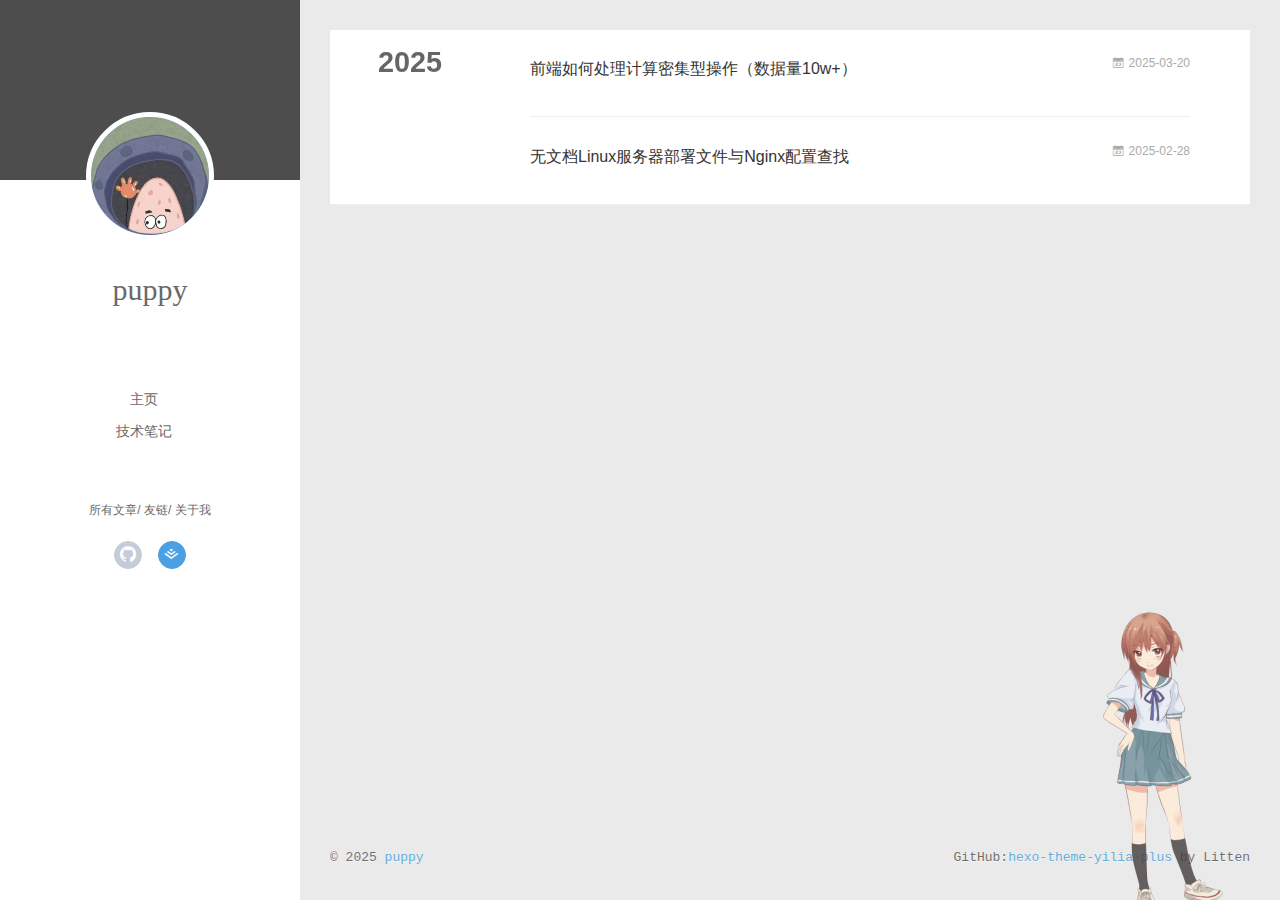
<file: archives/2025/index.html>
<!DOCTYPE html>
<html>
<head>
  <meta charset="utf-8">
  
  <meta name="renderer" content="webkit">
  <meta http-equiv="X-UA-Compatible" content="IE=edge" >
  <link rel="dns-prefetch" href="https://ispuppy.github.io">
  <title>Archives: 2025 | puppy</title>
  <meta name="generator" content="hexo-theme-yilia-plus">
  <meta name="viewport" content="width=device-width, initial-scale=1, maximum-scale=1">
  
  <meta property="og:type" content="website">
<meta property="og:title" content="puppy">
<meta property="og:url" content="https://ispuppy.github.io/archives/2025/index.html">
<meta property="og:site_name" content="puppy">
<meta property="og:locale" content="en_US">
<meta property="article:author" content="puppy">
<meta name="twitter:card" content="summary">
  
    <link rel="alternative" href="/atom.xml" title="puppy" type="application/atom+xml">
  
  
    <link rel="icon" href="/img/head.jpg">
  
  
    <link rel="apple-touch-icon" href="/apple-touch-icon-180x180.png">
  
  <link rel="stylesheet" type="text/css" href="/./main.a5fda8.css">
  <style type="text/css">
    
    #container.show {
      background: linear-gradient(200deg,#a0cfe4,#e8c37e);
    }
  </style>
  

  

  
    
 	  <script src="/lib/clickLove.js"></script>
  
  


  

</head>

<body>
  <div id="container" q-class="show:isCtnShow">
    <canvas id="anm-canvas" class="anm-canvas"></canvas>
    <div class="left-col" q-class="show:isShow">
      


<div class="overlay" style="background: #4d4d4d;"></div>
<div class="intrude-less">
	<header id="header" class="inner">
		<a href="/" class="profilepic">
			<img src="/img/head.jpg" class="js-avatar">
		</a>
		<hgroup>
			<h1 class="header-author"><a href="/">puppy</a></h1>
		</hgroup>
		

		<nav class="header-menu">
			<ul>
			
				<li><a href="/" >主页</a></li>
			
				<li><a target="_blank" rel="noopener" href="https://puppy.xin/blog/" >技术笔记</a></li>
			
			</ul>
		</nav>
		<nav class="header-smart-menu">
			
				
					<a q-on="click: openSlider(e, 'innerArchive')" href="javascript:void(0)">所有文章</a>
				
			
				
					<a q-on="click: openSlider(e, 'friends')" href="javascript:void(0)">友链</a>
				
			
				
					<a q-on="click: openSlider(e, 'aboutme')" href="javascript:void(0)">关于我</a>
				
			
		</nav>
		<nav class="header-nav">
			<div class="social">
				
					
						<a class="github" target="_blank" rel="noopener" href="https://github.com/ispuppy" 
												title="GitHub" ><i class="icon-github"></i></a>
					
				
					
						<a class="juejin" target="_blank" rel="noopener" href="https://juejin.cn/user/1328669081995608" 
												title="掘金" ><i class="icon-juejin"></i></a>
					
				
			</div>
		
		</nav>
	</header>		
</div>

    </div>
    <div class="mid-col" q-class="show:isShow,hide:isShow|isFalse">
      
      
<nav id="mobile-nav">
  	<div class="overlay js-overlay" style="background: #4d4d4d"></div>
	<div class="btnctn js-mobile-btnctn">
  		<div class="slider-trigger list" q-on="click: openSlider(e)"><i class="icon icon-sort"></i></div>
	</div>
	<div class="intrude-less">
		<header id="header" class="inner">
			<div class="profilepic">
				<a href="/">
					<img src="/img/head.jpg" class="js-avatar">
				</a>
			</div>
			<hgroup>
			  <h1 class="header-author js-header-author">puppy</h1>
			</hgroup>
			
			
			
				
			
				
			
			
			
			<nav class="header-nav">
				<div class="social">
					
						
						<a class="github" target="_blank" 
							href="https://github.com/ispuppy" title="GitHub"><i class="icon-github"></i></a>
						
					
						
						<a class="juejin" target="_blank" 
							href="https://juejin.cn/user/1328669081995608" title="掘金"><i class="icon-juejin"></i></a>
						
					
				</div>
			</nav>

			<nav class="header-menu js-header-menu">
				<ul style="width: 50%">
				
				
					<li style="width: 50%"><a href="/">主页</a></li>
		        
					<li style="width: 50%"><a target="_blank" rel="noopener" href="https://puppy.xin/blog/">技术笔记</a></li>
		        
				</ul>
			</nav>
		</header>				
	</div>
	<div class="mobile-mask" style="display:none" q-show="isShow"></div>
</nav>

      <div id="wrapper" class="body-wrap">
        <div class="menu-l">
          <div class="canvas-wrap">
            <canvas data-colors="#eaeaea" data-sectionHeight="100" data-contentId="js-content" id="myCanvas1"
              class="anm-canvas"></canvas>
          </div>
          <div id="js-content" class="content-ll">
            
  
  
    
    
      
      
      <section class="archives-wrap">
        <div class="archive-year-wrap">
          <a href="/archives/2025" class="archive-year">2025</a>
        </div>
        <div class="archives">
    
    <article class="archive-article archive-type-post">
  <div class="archive-article-inner">
    <header class="archive-article-header">
      	<div class="article-meta">
	      	
<a href="/2025/03/20/massDataProcess/" class="archive-article-date">
        <time datetime="2025-03-20T07:56:37.000Z" itemprop="datePublished"><i class="icon-calendar icon"></i>2025-03-20</time>
</a>

        </div>
    	 
  
    <h1 itemprop="name">
	
	  <a class="archive-article-title" href="/2025/03/20/massDataProcess/" target="_blank">前端如何处理计算密集型操作（数据量10w+）</a>
  
    </h1>
  


        <div class="article-info info-on-right">
          
          

        </div>
        <div class="clearfix"></div>
    </header>
  </div>
</article>
  
    
    
    <article class="archive-article archive-type-post">
  <div class="archive-article-inner">
    <header class="archive-article-header">
      	<div class="article-meta">
	      	
<a href="/2025/02/28/linuxstudy/" class="archive-article-date">
        <time datetime="2025-02-28T03:55:24.000Z" itemprop="datePublished"><i class="icon-calendar icon"></i>2025-02-28</time>
</a>

        </div>
    	 
  
    <h1 itemprop="name">
	
	  <a class="archive-article-title" href="/2025/02/28/linuxstudy/" target="_blank">无文档Linux服务器部署文件与Nginx配置查找</a>
  
    </h1>
  


        <div class="article-info info-on-right">
          
          

        </div>
        <div class="clearfix"></div>
    </header>
  </div>
</article>
  
  
    </div></section>
  

    


          </div>
        </div>
      </div>
      <footer id="footer">
  <div class="outer">
    <div id="footer-info">
    	<div class="footer-left">
    		&copy; 2025 <a href="https://ispuppy.github.io/" target="_blank">puppy</a>
    	</div>
      	<div class="footer-right">
			
			
      		GitHub:<a href="https://github.com/JoeyBling/hexo-theme-yilia-plus" target="_blank">hexo-theme-yilia-plus</a> by Litten
      	</div>
    </div>
  </div>
  
  
	<script src="/lib/busuanzi.pure.js"></script>
	
  
  
	
	<span id="busuanzi_container_site_pv" style="display:none">
		本站总访问量<span id="busuanzi_value_site_pv"></span>次	
	        <span class="post-meta-divider" >|</span>
	</span>
  	<span id="busuanzi_container_site_uv" style='display:none'>
  		本站访客数<span id="busuanzi_value_site_uv"></span>人
  	</span>
  
</footer>

    </div>
    <script>
	var yiliaConfig = {
		mathjax: false,
		isHome: false,
		isPost: false,
		isArchive: true,
		isTag: false,
		isCategory: false,
		open_in_new: true,
		toc_hide_index: true,
		root: "/",
		innerArchive: true,
		showTags: true
	}
</script>

<script>!function(r){function e(t){if(i[t])return i[t].exports;var n=i[t]={exports:{},id:t,loaded:!1};return r[t].call(n.exports,n,n.exports,e),n.loaded=!0,n.exports}var i={};e.m=r,e.c=i,e.p="./",e(0)}([function(t,n,r){r(208),t.exports=r(205)},function(t,n,r){var d=r(3),y=r(46),g=r(26),b=r(27),x=r(47),m="prototype",S=function(t,n,r){var e,i,o,u,c=t&S.F,f=t&S.G,a=t&S.S,s=t&S.P,l=t&S.B,h=f?d:a?d[n]||(d[n]={}):(d[n]||{})[m],v=f?y:y[n]||(y[n]={}),p=v[m]||(v[m]={});for(e in f&&(r=n),r)o=((i=!c&&h&&void 0!==h[e])?h:r)[e],u=l&&i?x(o,d):s&&"function"==typeof o?x(Function.call,o):o,h&&b(h,e,o,t&S.U),v[e]!=o&&g(v,e,u),s&&p[e]!=o&&(p[e]=o)};d.core=y,S.F=1,S.G=2,S.S=4,S.P=8,S.B=16,S.W=32,S.U=64,S.R=128,t.exports=S},function(t,n,r){var e=r(5);t.exports=function(t){if(!e(t))throw TypeError(t+" is not an object!");return t}},function(t,n){var r=t.exports="undefined"!=typeof window&&window.Math==Math?window:"undefined"!=typeof self&&self.Math==Math?self:Function("return this")();"number"==typeof __g&&(__g=r)},function(t,n){t.exports=function(t){try{return!!t()}catch(t){return!0}}},function(t,n){t.exports=function(t){return"object"==typeof t?null!==t:"function"==typeof t}},function(t,n){var r=t.exports="undefined"!=typeof window&&window.Math==Math?window:"undefined"!=typeof self&&self.Math==Math?self:Function("return this")();"number"==typeof __g&&(__g=r)},function(t,n,r){var e=r(118)("wks"),i=r(79),o=r(3).Symbol,u="function"==typeof o;(t.exports=function(t){return e[t]||(e[t]=u&&o[t]||(u?o:i)("Symbol."+t))}).store=e},function(t,n,r){var e=r(49),i=Math.min;t.exports=function(t){return 0<t?i(e(t),9007199254740991):0}},function(t,n){var r={}.hasOwnProperty;t.exports=function(t,n){return r.call(t,n)}},function(t,n,r){t.exports=!r(4)(function(){return 7!=Object.defineProperty({},"a",{get:function(){return 7}}).a})},function(t,n,r){var e=r(2),i=r(174),o=r(53),u=Object.defineProperty;n.f=r(10)?Object.defineProperty:function(t,n,r){if(e(t),n=o(n,!0),e(r),i)try{return u(t,n,r)}catch(t){}if("get"in r||"set"in r)throw TypeError("Accessors not supported!");return"value"in r&&(t[n]=r.value),t}},function(t,n,r){t.exports=!r(20)(function(){return 7!=Object.defineProperty({},"a",{get:function(){return 7}}).a})},function(t,n,r){var e=r(14),i=r(24);t.exports=r(12)?function(t,n,r){return e.f(t,n,i(1,r))}:function(t,n,r){return t[n]=r,t}},function(t,n,r){var e=r(22),i=r(60),o=r(42),u=Object.defineProperty;n.f=r(12)?Object.defineProperty:function(t,n,r){if(e(t),n=o(n,!0),e(r),i)try{return u(t,n,r)}catch(t){}if("get"in r||"set"in r)throw TypeError("Accessors not supported!");return"value"in r&&(t[n]=r.value),t}},function(t,n,r){var e=r(96),i=r(34);t.exports=function(t){return e(i(t))}},function(t,n,r){var e=r(40)("wks"),i=r(25),o=r(6).Symbol,u="function"==typeof o;(t.exports=function(t){return e[t]||(e[t]=u&&o[t]||(u?o:i)("Symbol."+t))}).store=e},function(t,n,r){var e=r(51);t.exports=function(t){return Object(e(t))}},function(t,n){t.exports=function(t){return"object"==typeof t?null!==t:"function"==typeof t}},function(t,n){var r=t.exports={version:"2.6.9"};"number"==typeof __e&&(__e=r)},function(t,n){t.exports=function(t){try{return!!t()}catch(t){return!0}}},function(t,n){t.exports=function(t){if("function"!=typeof t)throw TypeError(t+" is not a function!");return t}},function(t,n,r){var e=r(18);t.exports=function(t){if(!e(t))throw TypeError(t+" is not an object!");return t}},function(t,n){t.exports=!0},function(t,n){t.exports=function(t,n){return{enumerable:!(1&t),configurable:!(2&t),writable:!(4&t),value:n}}},function(t,n){var r=0,e=Math.random();t.exports=function(t){return"Symbol(".concat(void 0===t?"":t,")_",(++r+e).toString(36))}},function(t,n,r){var e=r(11),i=r(75);t.exports=r(10)?function(t,n,r){return e.f(t,n,i(1,r))}:function(t,n,r){return t[n]=r,t}},function(t,n,r){var o=r(3),u=r(26),c=r(30),f=r(79)("src"),e=r(219),i="toString",a=(""+e).split(i);r(46).inspectSource=function(t){return e.call(t)},(t.exports=function(t,n,r,e){var i="function"==typeof r;i&&(c(r,"name")||u(r,"name",n)),t[n]!==r&&(i&&(c(r,f)||u(r,f,t[n]?""+t[n]:a.join(String(n)))),t===o?t[n]=r:e?t[n]?t[n]=r:u(t,n,r):(delete t[n],u(t,n,r)))})(Function.prototype,i,function(){return"function"==typeof this&&this[f]||e.call(this)})},function(t,n,r){var e=r(1),i=r(4),u=r(51),c=/"/g,o=function(t,n,r,e){var i=String(u(t)),o="<"+n;return""!==r&&(o+=" "+r+'="'+String(e).replace(c,"&quot;")+'"'),o+">"+i+"</"+n+">"};t.exports=function(n,t){var r={};r[n]=t(o),e(e.P+e.F*i(function(){var t=""[n]('"');return t!==t.toLowerCase()||3<t.split('"').length}),"String",r)}},function(t,n,r){var e=r(65),i=r(35);t.exports=Object.keys||function(t){return e(t,i)}},function(t,n){var r={}.hasOwnProperty;t.exports=function(t,n){return r.call(t,n)}},function(t,n,r){var e=r(117),i=r(75),o=r(33),u=r(53),c=r(30),f=r(174),a=Object.getOwnPropertyDescriptor;n.f=r(10)?a:function(t,n){if(t=o(t),n=u(n,!0),f)try{return a(t,n)}catch(t){}if(c(t,n))return i(!e.f.call(t,n),t[n])}},function(t,n,r){var e=r(30),i=r(17),o=r(154)("IE_PROTO"),u=Object.prototype;t.exports=Object.getPrototypeOf||function(t){return t=i(t),e(t,o)?t[o]:"function"==typeof t.constructor&&t instanceof t.constructor?t.constructor.prototype:t instanceof Object?u:null}},function(t,n,r){var e=r(116),i=r(51);t.exports=function(t){return e(i(t))}},function(t,n){t.exports=function(t){if(null==t)throw TypeError("Can't call method on  "+t);return t}},function(t,n){t.exports="constructor,hasOwnProperty,isPrototypeOf,propertyIsEnumerable,toLocaleString,toString,valueOf".split(",")},function(t,n){t.exports={}},function(t,n){n.f={}.propertyIsEnumerable},function(t,n,r){var e=r(14).f,i=r(9),o=r(16)("toStringTag");t.exports=function(t,n,r){t&&!i(t=r?t:t.prototype,o)&&e(t,o,{configurable:!0,value:n})}},function(t,n,r){var e=r(40)("keys"),i=r(25);t.exports=function(t){return e[t]||(e[t]=i(t))}},function(t,n,r){var e=r(19),i=r(6),o="__core-js_shared__",u=i[o]||(i[o]={});(t.exports=function(t,n){return u[t]||(u[t]=void 0!==n?n:{})})("versions",[]).push({version:e.version,mode:r(23)?"pure":"global",copyright:"© 2019 Denis Pushkarev (zloirock.ru)"})},function(t,n){var r=Math.ceil,e=Math.floor;t.exports=function(t){return isNaN(t=+t)?0:(0<t?e:r)(t)}},function(t,n,r){var i=r(18);t.exports=function(t,n){if(!i(t))return t;var r,e;if(n&&"function"==typeof(r=t.toString)&&!i(e=r.call(t)))return e;if("function"==typeof(r=t.valueOf)&&!i(e=r.call(t)))return e;if(!n&&"function"==typeof(r=t.toString)&&!i(e=r.call(t)))return e;throw TypeError("Can't convert object to primitive value")}},function(t,n,r){var e=r(6),i=r(19),o=r(23),u=r(44),c=r(14).f;t.exports=function(t){var n=i.Symbol||(i.Symbol=o?{}:e.Symbol||{});"_"==t.charAt(0)||t in n||c(n,t,{value:u.f(t)})}},function(t,n,r){n.f=r(16)},function(t,n){var r={}.toString;t.exports=function(t){return r.call(t).slice(8,-1)}},function(t,n){var r=t.exports={version:"2.6.9"};"number"==typeof __e&&(__e=r)},function(t,n,r){var o=r(21);t.exports=function(e,i,t){if(o(e),void 0===i)return e;switch(t){case 1:return function(t){return e.call(i,t)};case 2:return function(t,n){return e.call(i,t,n)};case 3:return function(t,n,r){return e.call(i,t,n,r)}}return function(){return e.apply(i,arguments)}}},function(t,n,r){"use strict";var e=r(4);t.exports=function(t,n){return!!t&&e(function(){n?t.call(null,function(){},1):t.call(null)})}},function(t,n){var r=Math.ceil,e=Math.floor;t.exports=function(t){return isNaN(t=+t)?0:(0<t?e:r)(t)}},function(t,n,r){var x=r(47),m=r(116),S=r(17),w=r(8),e=r(138);t.exports=function(l,t){var h=1==l,v=2==l,p=3==l,d=4==l,y=6==l,g=5==l||y,b=t||e;return function(t,n,r){for(var e,i,o=S(t),u=m(o),c=x(n,r,3),f=w(u.length),a=0,s=h?b(t,f):v?b(t,0):void 0;a<f;a++)if((g||a in u)&&(i=c(e=u[a],a,o),l))if(h)s[a]=i;else if(i)switch(l){case 3:return!0;case 5:return e;case 6:return a;case 2:s.push(e)}else if(d)return!1;return y?-1:p||d?d:s}}},function(t,n){t.exports=function(t){if(null==t)throw TypeError("Can't call method on  "+t);return t}},function(t,n,r){var i=r(1),o=r(46),u=r(4);t.exports=function(t,n){var r=(o.Object||{})[t]||Object[t],e={};e[t]=n(r),i(i.S+i.F*u(function(){r(1)}),"Object",e)}},function(t,n,r){var i=r(5);t.exports=function(t,n){if(!i(t))return t;var r,e;if(n&&"function"==typeof(r=t.toString)&&!i(e=r.call(t)))return e;if("function"==typeof(r=t.valueOf)&&!i(e=r.call(t)))return e;if(!n&&"function"==typeof(r=t.toString)&&!i(e=r.call(t)))return e;throw TypeError("Can't convert object to primitive value")}},function(t,n,r){var d=r(6),y=r(19),g=r(93),b=r(13),x=r(9),m="prototype",S=function(t,n,r){var e,i,o,u=t&S.F,c=t&S.G,f=t&S.S,a=t&S.P,s=t&S.B,l=t&S.W,h=c?y:y[n]||(y[n]={}),v=h[m],p=c?d:f?d[n]:(d[n]||{})[m];for(e in c&&(r=n),r)(i=!u&&p&&void 0!==p[e])&&x(h,e)||(o=i?p[e]:r[e],h[e]=c&&"function"!=typeof p[e]?r[e]:s&&i?g(o,d):l&&p[e]==o?function(e){var t=function(t,n,r){if(this instanceof e){switch(arguments.length){case 0:return new e;case 1:return new e(t);case 2:return new e(t,n)}return new e(t,n,r)}return e.apply(this,arguments)};return t[m]=e[m],t}(o):a&&"function"==typeof o?g(Function.call,o):o,a&&((h.virtual||(h.virtual={}))[e]=o,t&S.R&&v&&!v[e]&&b(v,e,o)))};S.F=1,S.G=2,S.S=4,S.P=8,S.B=16,S.W=32,S.U=64,S.R=128,t.exports=S},function(t,n,r){var e=r(34);t.exports=function(t){return Object(e(t))}},function(t,n,r){var o=r(196),e=r(1),i=r(118)("metadata"),u=i.store||(i.store=new(r(200))),c=function(t,n,r){var e=u.get(t);if(!e){if(!r)return;u.set(t,e=new o)}var i=e.get(n);if(!i){if(!r)return;e.set(n,i=new o)}return i};t.exports={store:u,map:c,has:function(t,n,r){var e=c(n,r,!1);return void 0!==e&&e.has(t)},get:function(t,n,r){var e=c(n,r,!1);return void 0===e?void 0:e.get(t)},set:function(t,n,r,e){c(r,e,!0).set(t,n)},keys:function(t,n){var r=c(t,n,!1),e=[];return r&&r.forEach(function(t,n){e.push(n)}),e},key:function(t){return void 0===t||"symbol"==typeof t?t:String(t)},exp:function(t){e(e.S,"Reflect",t)}}},function(t,n,r){"use strict";if(r(10)){var g=r(68),b=r(3),x=r(4),m=r(1),S=r(132),e=r(159),h=r(47),w=r(70),i=r(75),_=r(26),o=r(76),u=r(49),O=r(8),E=r(194),c=r(78),f=r(53),a=r(30),M=r(81),P=r(5),v=r(17),p=r(145),j=r(72),F=r(32),A=r(73).f,d=r(161),s=r(79),l=r(7),y=r(50),I=r(120),L=r(119),N=r(162),T=r(82),k=r(125),R=r(77),C=r(137),D=r(166),G=r(11),W=r(31),U=G.f,V=W.f,B=b.RangeError,q=b.TypeError,z=b.Uint8Array,K="ArrayBuffer",H="Shared"+K,J="BYTES_PER_ELEMENT",$="prototype",Y=Array[$],X=e.ArrayBuffer,Q=e.DataView,Z=y(0),tt=y(2),nt=y(3),rt=y(4),et=y(5),it=y(6),ot=I(!0),ut=I(!1),ct=N.values,ft=N.keys,at=N.entries,st=Y.lastIndexOf,lt=Y.reduce,ht=Y.reduceRight,vt=Y.join,pt=Y.sort,dt=Y.slice,yt=Y.toString,gt=Y.toLocaleString,bt=l("iterator"),xt=l("toStringTag"),mt=s("typed_constructor"),St=s("def_constructor"),wt=S.CONSTR,_t=S.TYPED,Ot=S.VIEW,Et="Wrong length!",Mt=y(1,function(t,n){return It(L(t,t[St]),n)}),Pt=x(function(){return 1===new z(new Uint16Array([1]).buffer)[0]}),jt=!!z&&!!z[$].set&&x(function(){new z(1).set({})}),Ft=function(t,n){var r=u(t);if(r<0||r%n)throw B("Wrong offset!");return r},At=function(t){if(P(t)&&_t in t)return t;throw q(t+" is not a typed array!")},It=function(t,n){if(!(P(t)&&mt in t))throw q("It is not a typed array constructor!");return new t(n)},Lt=function(t,n){return Nt(L(t,t[St]),n)},Nt=function(t,n){for(var r=0,e=n.length,i=It(t,e);r<e;)i[r]=n[r++];return i},Tt=function(t,n,r){U(t,n,{get:function(){return this._d[r]}})},kt=function(t){var n,r,e,i,o,u,c=v(t),f=arguments.length,a=1<f?arguments[1]:void 0,s=void 0!==a,l=d(c);if(null!=l&&!p(l)){for(u=l.call(c),e=[],n=0;!(o=u.next()).done;n++)e.push(o.value);c=e}for(s&&2<f&&(a=h(a,arguments[2],2)),n=0,r=O(c.length),i=It(this,r);n<r;n++)i[n]=s?a(c[n],n):c[n];return i},Rt=function(){for(var t=0,n=arguments.length,r=It(this,n);t<n;)r[t]=arguments[t++];return r},Ct=!!z&&x(function(){gt.call(new z(1))}),Dt=function(){return gt.apply(Ct?dt.call(At(this)):At(this),arguments)},Gt={copyWithin:function(t,n){return D.call(At(this),t,n,2<arguments.length?arguments[2]:void 0)},every:function(t){return rt(At(this),t,1<arguments.length?arguments[1]:void 0)},fill:function(t){return C.apply(At(this),arguments)},filter:function(t){return Lt(this,tt(At(this),t,1<arguments.length?arguments[1]:void 0))},find:function(t){return et(At(this),t,1<arguments.length?arguments[1]:void 0)},findIndex:function(t){return it(At(this),t,1<arguments.length?arguments[1]:void 0)},forEach:function(t){Z(At(this),t,1<arguments.length?arguments[1]:void 0)},indexOf:function(t){return ut(At(this),t,1<arguments.length?arguments[1]:void 0)},includes:function(t){return ot(At(this),t,1<arguments.length?arguments[1]:void 0)},join:function(t){return vt.apply(At(this),arguments)},lastIndexOf:function(t){return st.apply(At(this),arguments)},map:function(t){return Mt(At(this),t,1<arguments.length?arguments[1]:void 0)},reduce:function(t){return lt.apply(At(this),arguments)},reduceRight:function(t){return ht.apply(At(this),arguments)},reverse:function(){for(var t,n=this,r=At(n).length,e=Math.floor(r/2),i=0;i<e;)t=n[i],n[i++]=n[--r],n[r]=t;return n},some:function(t){return nt(At(this),t,1<arguments.length?arguments[1]:void 0)},sort:function(t){return pt.call(At(this),t)},subarray:function(t,n){var r=At(this),e=r.length,i=c(t,e);return new(L(r,r[St]))(r.buffer,r.byteOffset+i*r.BYTES_PER_ELEMENT,O((void 0===n?e:c(n,e))-i))}},Wt=function(t,n){return Lt(this,dt.call(At(this),t,n))},Ut=function(t){At(this);var n=Ft(arguments[1],1),r=this.length,e=v(t),i=O(e.length),o=0;if(r<i+n)throw B(Et);for(;o<i;)this[n+o]=e[o++]},Vt={entries:function(){return at.call(At(this))},keys:function(){return ft.call(At(this))},values:function(){return ct.call(At(this))}},Bt=function(t,n){return P(t)&&t[_t]&&"symbol"!=typeof n&&n in t&&String(+n)==String(n)},qt=function(t,n){return Bt(t,n=f(n,!0))?i(2,t[n]):V(t,n)},zt=function(t,n,r){return!(Bt(t,n=f(n,!0))&&P(r)&&a(r,"value"))||a(r,"get")||a(r,"set")||r.configurable||a(r,"writable")&&!r.writable||a(r,"enumerable")&&!r.enumerable?U(t,n,r):(t[n]=r.value,t)};wt||(W.f=qt,G.f=zt),m(m.S+m.F*!wt,"Object",{getOwnPropertyDescriptor:qt,defineProperty:zt}),x(function(){yt.call({})})&&(yt=gt=function(){return vt.call(this)});var Kt=o({},Gt);o(Kt,Vt),_(Kt,bt,Vt.values),o(Kt,{slice:Wt,set:Ut,constructor:function(){},toString:yt,toLocaleString:Dt}),Tt(Kt,"buffer","b"),Tt(Kt,"byteOffset","o"),Tt(Kt,"byteLength","l"),Tt(Kt,"length","e"),U(Kt,xt,{get:function(){return this[_t]}}),t.exports=function(t,l,n,o){var h=t+((o=!!o)?"Clamped":"")+"Array",r="get"+t,u="set"+t,v=b[h],c=v||{},e=v&&F(v),i=!v||!S.ABV,f={},a=v&&v[$],p=function(t,i){U(t,i,{get:function(){return t=i,(n=this._d).v[r](t*l+n.o,Pt);var t,n},set:function(t){return n=i,r=t,e=this._d,o&&(r=(r=Math.round(r))<0?0:255<r?255:255&r),void e.v[u](n*l+e.o,r,Pt);var n,r,e},enumerable:!0})};i?(v=n(function(t,n,r,e){w(t,v,h,"_d");var i,o,u,c,f=0,a=0;if(P(n)){if(!(n instanceof X||(c=M(n))==K||c==H))return _t in n?Nt(v,n):kt.call(v,n);i=n,a=Ft(r,l);var s=n.byteLength;if(void 0===e){if(s%l)throw B(Et);if((o=s-a)<0)throw B(Et)}else if(s<(o=O(e)*l)+a)throw B(Et);u=o/l}else u=E(n),i=new X(o=u*l);for(_(t,"_d",{b:i,o:a,l:o,e:u,v:new Q(i)});f<u;)p(t,f++)}),a=v[$]=j(Kt),_(a,"constructor",v)):x(function(){v(1)})&&x(function(){new v(-1)})&&k(function(t){new v,new v(null),new v(1.5),new v(t)},!0)||(v=n(function(t,n,r,e){var i;return w(t,v,h),P(n)?n instanceof X||(i=M(n))==K||i==H?void 0!==e?new c(n,Ft(r,l),e):void 0!==r?new c(n,Ft(r,l)):new c(n):_t in n?Nt(v,n):kt.call(v,n):new c(E(n))}),Z(e!==Function.prototype?A(c).concat(A(e)):A(c),function(t){t in v||_(v,t,c[t])}),v[$]=a,g||(a.constructor=v));var s=a[bt],d=!!s&&("values"==s.name||null==s.name),y=Vt.values;_(v,mt,!0),_(a,_t,h),_(a,Ot,!0),_(a,St,v),(o?new v(1)[xt]==h:xt in a)||U(a,xt,{get:function(){return h}}),f[h]=v,m(m.G+m.W+m.F*(v!=c),f),m(m.S,h,{BYTES_PER_ELEMENT:l}),m(m.S+m.F*x(function(){c.of.call(v,1)}),h,{from:kt,of:Rt}),J in a||_(a,J,l),m(m.P,h,Gt),R(h),m(m.P+m.F*jt,h,{set:Ut}),m(m.P+m.F*!d,h,Vt),g||a.toString==yt||(a.toString=yt),m(m.P+m.F*x(function(){new v(1).slice()}),h,{slice:Wt}),m(m.P+m.F*(x(function(){return[1,2].toLocaleString()!=new v([1,2]).toLocaleString()})||!x(function(){a.toLocaleString.call([1,2])})),h,{toLocaleString:Dt}),T[h]=d?s:y,g||d||_(a,bt,y)}}else t.exports=function(){}},function(t,n){var r={}.toString;t.exports=function(t){return r.call(t).slice(8,-1)}},function(t,n,r){var e=r(18),i=r(6).document,o=e(i)&&e(i.createElement);t.exports=function(t){return o?i.createElement(t):{}}},function(t,n,r){t.exports=!r(12)&&!r(20)(function(){return 7!=Object.defineProperty(r(59)("div"),"a",{get:function(){return 7}}).a})},function(t,n,r){"use strict";var x=r(23),m=r(54),S=r(66),w=r(13),_=r(36),O=r(98),E=r(38),M=r(104),P=r(16)("iterator"),j=!([].keys&&"next"in[].keys()),F="values",A=function(){return this};t.exports=function(t,n,r,e,i,o,u){O(r,n,e);var c,f,a,s=function(t){if(!j&&t in p)return p[t];switch(t){case"keys":case F:return function(){return new r(this,t)}}return function(){return new r(this,t)}},l=n+" Iterator",h=i==F,v=!1,p=t.prototype,d=p[P]||p["@@iterator"]||i&&p[i],y=d||s(i),g=i?h?s("entries"):y:void 0,b="Array"==n&&p.entries||d;if(b&&((a=M(b.call(new t)))!==Object.prototype&&a.next&&(E(a,l,!0),x||"function"==typeof a[P]||w(a,P,A))),h&&d&&d.name!==F&&(v=!0,y=function(){return d.call(this)}),x&&!u||!j&&!v&&p[P]||w(p,P,y),_[n]=y,_[l]=A,i)if(c={values:h?y:s(F),keys:o?y:s("keys"),entries:g},u)for(f in c)f in p||S(p,f,c[f]);else m(m.P+m.F*(j||v),n,c);return c}},function(t,n,e){var i=e(22),o=e(101),u=e(35),c=e(39)("IE_PROTO"),f=function(){},a="prototype",s=function(){var t,n=e(59)("iframe"),r=u.length;for(n.style.display="none",e(95).appendChild(n),n.src="javascript:",(t=n.contentWindow.document).open(),t.write("<script>document.F=Object<\/script>"),t.close(),s=t.F;r--;)delete s[a][u[r]];return s()};t.exports=Object.create||function(t,n){var r;return null!==t?(f[a]=i(t),r=new f,f[a]=null,r[c]=t):r=s(),void 0===n?r:o(r,n)}},function(t,n,r){var e=r(65),i=r(35).concat("length","prototype");n.f=Object.getOwnPropertyNames||function(t){return e(t,i)}},function(t,n){n.f=Object.getOwnPropertySymbols},function(t,n,r){var u=r(9),c=r(15),f=r(92)(!1),a=r(39)("IE_PROTO");t.exports=function(t,n){var r,e=c(t),i=0,o=[];for(r in e)r!=a&&u(e,r)&&o.push(r);for(;n.length>i;)u(e,r=n[i++])&&(~f(o,r)||o.push(r));return o}},function(t,n,r){t.exports=r(13)},function(t,n,r){var e=r(7)("unscopables"),i=Array.prototype;null==i[e]&&r(26)(i,e,{}),t.exports=function(t){i[e][t]=!0}},function(t,n){t.exports=!1},function(t,n,r){var e=r(79)("meta"),i=r(5),o=r(30),u=r(11).f,c=0,f=Object.isExtensible||function(){return!0},a=!r(4)(function(){return f(Object.preventExtensions({}))}),s=function(t){u(t,e,{value:{i:"O"+ ++c,w:{}}})},l=t.exports={KEY:e,NEED:!1,fastKey:function(t,n){if(!i(t))return"symbol"==typeof t?t:("string"==typeof t?"S":"P")+t;if(!o(t,e)){if(!f(t))return"F";if(!n)return"E";s(t)}return t[e].i},getWeak:function(t,n){if(!o(t,e)){if(!f(t))return!0;if(!n)return!1;s(t)}return t[e].w},onFreeze:function(t){return a&&l.NEED&&f(t)&&!o(t,e)&&s(t),t}}},function(t,n){t.exports=function(t,n,r,e){if(!(t instanceof n)||void 0!==e&&e in t)throw TypeError(r+": incorrect invocation!");return t}},function(t,n,r){var h=r(47),v=r(177),p=r(145),d=r(2),y=r(8),g=r(161),b={},x={};(n=t.exports=function(t,n,r,e,i){var o,u,c,f,a=i?function(){return t}:g(t),s=h(r,e,n?2:1),l=0;if("function"!=typeof a)throw TypeError(t+" is not iterable!");if(p(a)){for(o=y(t.length);l<o;l++)if((f=n?s(d(u=t[l])[0],u[1]):s(t[l]))===b||f===x)return f}else for(c=a.call(t);!(u=c.next()).done;)if((f=v(c,s,u.value,n))===b||f===x)return f}).BREAK=b,n.RETURN=x},function(t,n,e){var i=e(2),o=e(183),u=e(141),c=e(154)("IE_PROTO"),f=function(){},a="prototype",s=function(){var t,n=e(140)("iframe"),r=u.length;for(n.style.display="none",e(143).appendChild(n),n.src="javascript:",(t=n.contentWindow.document).open(),t.write("<script>document.F=Object<\/script>"),t.close(),s=t.F;r--;)delete s[a][u[r]];return s()};t.exports=Object.create||function(t,n){var r;return null!==t?(f[a]=i(t),r=new f,f[a]=null,r[c]=t):r=s(),void 0===n?r:o(r,n)}},function(t,n,r){var e=r(185),i=r(141).concat("length","prototype");n.f=Object.getOwnPropertyNames||function(t){return e(t,i)}},function(t,n,r){var e=r(185),i=r(141);t.exports=Object.keys||function(t){return e(t,i)}},function(t,n){t.exports=function(t,n){return{enumerable:!(1&t),configurable:!(2&t),writable:!(4&t),value:n}}},function(t,n,r){var i=r(27);t.exports=function(t,n,r){for(var e in n)i(t,e,n[e],r);return t}},function(t,n,r){"use strict";var e=r(3),i=r(11),o=r(10),u=r(7)("species");t.exports=function(t){var n=e[t];o&&n&&!n[u]&&i.f(n,u,{configurable:!0,get:function(){return this}})}},function(t,n,r){var e=r(49),i=Math.max,o=Math.min;t.exports=function(t,n){return(t=e(t))<0?i(t+n,0):o(t,n)}},function(t,n){var r=0,e=Math.random();t.exports=function(t){return"Symbol(".concat(void 0===t?"":t,")_",(++r+e).toString(36))}},function(t,n,r){var e=r(5);t.exports=function(t,n){if(!e(t)||t._t!==n)throw TypeError("Incompatible receiver, "+n+" required!");return t}},function(t,n,r){var i=r(45),o=r(7)("toStringTag"),u="Arguments"==i(function(){return arguments}());t.exports=function(t){var n,r,e;return void 0===t?"Undefined":null===t?"Null":"string"==typeof(r=function(t,n){try{return t[n]}catch(t){}}(n=Object(t),o))?r:u?i(n):"Object"==(e=i(n))&&"function"==typeof n.callee?"Arguments":e}},function(t,n){t.exports={}},function(t,n,r){var e=r(11).f,i=r(30),o=r(7)("toStringTag");t.exports=function(t,n,r){t&&!i(t=r?t:t.prototype,o)&&e(t,o,{configurable:!0,value:n})}},function(t,n,r){var u=r(1),e=r(51),c=r(4),f=r(157),i="["+f+"]",o=RegExp("^"+i+i+"*"),a=RegExp(i+i+"*$"),s=function(t,n,r){var e={},i=c(function(){return!!f[t]()||"​"!="​"[t]()}),o=e[t]=i?n(l):f[t];r&&(e[r]=o),u(u.P+u.F*i,"String",e)},l=s.trim=function(t,n){return t=String(e(t)),1&n&&(t=t.replace(o,"")),2&n&&(t=t.replace(a,"")),t};t.exports=s},function(t,n,r){t.exports={default:r(88),__esModule:!0}},function(t,n,r){t.exports={default:r(89),__esModule:!0}},function(t,n,r){"use strict";function e(t){return t&&t.__esModule?t:{default:t}}n.__esModule=!0;var i=e(r(86)),o=e(r(85)),u="function"==typeof o.default&&"symbol"==typeof i.default?function(t){return typeof t}:function(t){return t&&"function"==typeof o.default&&t.constructor===o.default&&t!==o.default.prototype?"symbol":typeof t};n.default="function"==typeof o.default&&"symbol"===u(i.default)?function(t){return void 0===t?"undefined":u(t)}:function(t){return t&&"function"==typeof o.default&&t.constructor===o.default&&t!==o.default.prototype?"symbol":void 0===t?"undefined":u(t)}},function(t,n,r){r(111),r(109),r(112),r(113),t.exports=r(19).Symbol},function(t,n,r){r(110),r(114),t.exports=r(44).f("iterator")},function(t,n){t.exports=function(t){if("function"!=typeof t)throw TypeError(t+" is not a function!");return t}},function(t,n){t.exports=function(){}},function(t,n,r){var f=r(15),a=r(107),s=r(106);t.exports=function(c){return function(t,n,r){var e,i=f(t),o=a(i.length),u=s(r,o);if(c&&n!=n){for(;u<o;)if((e=i[u++])!=e)return!0}else for(;u<o;u++)if((c||u in i)&&i[u]===n)return c||u||0;return!c&&-1}}},function(t,n,r){var o=r(90);t.exports=function(e,i,t){if(o(e),void 0===i)return e;switch(t){case 1:return function(t){return e.call(i,t)};case 2:return function(t,n){return e.call(i,t,n)};case 3:return function(t,n,r){return e.call(i,t,n,r)}}return function(){return e.apply(i,arguments)}}},function(t,n,r){var c=r(29),f=r(64),a=r(37);t.exports=function(t){var n=c(t),r=f.f;if(r)for(var e,i=r(t),o=a.f,u=0;i.length>u;)o.call(t,e=i[u++])&&n.push(e);return n}},function(t,n,r){var e=r(6).document;t.exports=e&&e.documentElement},function(t,n,r){var e=r(58);t.exports=Object("z").propertyIsEnumerable(0)?Object:function(t){return"String"==e(t)?t.split(""):Object(t)}},function(t,n,r){var e=r(58);t.exports=Array.isArray||function(t){return"Array"==e(t)}},function(t,n,r){"use strict";var e=r(62),i=r(24),o=r(38),u={};r(13)(u,r(16)("iterator"),function(){return this}),t.exports=function(t,n,r){t.prototype=e(u,{next:i(1,r)}),o(t,n+" Iterator")}},function(t,n){t.exports=function(t,n){return{value:n,done:!!t}}},function(t,n,r){var e=r(25)("meta"),i=r(18),o=r(9),u=r(14).f,c=0,f=Object.isExtensible||function(){return!0},a=!r(20)(function(){return f(Object.preventExtensions({}))}),s=function(t){u(t,e,{value:{i:"O"+ ++c,w:{}}})},l=t.exports={KEY:e,NEED:!1,fastKey:function(t,n){if(!i(t))return"symbol"==typeof t?t:("string"==typeof t?"S":"P")+t;if(!o(t,e)){if(!f(t))return"F";if(!n)return"E";s(t)}return t[e].i},getWeak:function(t,n){if(!o(t,e)){if(!f(t))return!0;if(!n)return!1;s(t)}return t[e].w},onFreeze:function(t){return a&&l.NEED&&f(t)&&!o(t,e)&&s(t),t}}},function(t,n,r){var u=r(14),c=r(22),f=r(29);t.exports=r(12)?Object.defineProperties:function(t,n){c(t);for(var r,e=f(n),i=e.length,o=0;o<i;)u.f(t,r=e[o++],n[r]);return t}},function(t,n,r){var e=r(37),i=r(24),o=r(15),u=r(42),c=r(9),f=r(60),a=Object.getOwnPropertyDescriptor;n.f=r(12)?a:function(t,n){if(t=o(t),n=u(n,!0),f)try{return a(t,n)}catch(t){}if(c(t,n))return i(!e.f.call(t,n),t[n])}},function(t,n,r){var e=r(15),i=r(63).f,o={}.toString,u="object"==typeof window&&window&&Object.getOwnPropertyNames?Object.getOwnPropertyNames(window):[];t.exports.f=function(t){return u&&"[object Window]"==o.call(t)?function(t){try{return i(t)}catch(t){return u.slice()}}(t):i(e(t))}},function(t,n,r){var e=r(9),i=r(55),o=r(39)("IE_PROTO"),u=Object.prototype;t.exports=Object.getPrototypeOf||function(t){return t=i(t),e(t,o)?t[o]:"function"==typeof t.constructor&&t instanceof t.constructor?t.constructor.prototype:t instanceof Object?u:null}},function(t,n,r){var f=r(41),a=r(34);t.exports=function(c){return function(t,n){var r,e,i=String(a(t)),o=f(n),u=i.length;return o<0||u<=o?c?"":void 0:(r=i.charCodeAt(o))<55296||56319<r||o+1===u||(e=i.charCodeAt(o+1))<56320||57343<e?c?i.charAt(o):r:c?i.slice(o,o+2):e-56320+(r-55296<<10)+65536}}},function(t,n,r){var e=r(41),i=Math.max,o=Math.min;t.exports=function(t,n){return(t=e(t))<0?i(t+n,0):o(t,n)}},function(t,n,r){var e=r(41),i=Math.min;t.exports=function(t){return 0<t?i(e(t),9007199254740991):0}},function(t,n,r){"use strict";var e=r(91),i=r(99),o=r(36),u=r(15);t.exports=r(61)(Array,"Array",function(t,n){this._t=u(t),this._i=0,this._k=n},function(){var t=this._t,n=this._k,r=this._i++;return!t||r>=t.length?(this._t=void 0,i(1)):i(0,"keys"==n?r:"values"==n?t[r]:[r,t[r]])},"values"),o.Arguments=o.Array,e("keys"),e("values"),e("entries")},function(t,n){},function(t,n,r){"use strict";var e=r(105)(!0);r(61)(String,"String",function(t){this._t=String(t),this._i=0},function(){var t,n=this._t,r=this._i;return r>=n.length?{value:void 0,done:!0}:(t=e(n,r),this._i+=t.length,{value:t,done:!1})})},function(t,n,r){"use strict";var e=r(6),u=r(9),i=r(12),o=r(54),c=r(66),f=r(100).KEY,a=r(20),s=r(40),l=r(38),h=r(25),v=r(16),p=r(44),d=r(43),y=r(94),g=r(97),b=r(22),x=r(18),m=r(55),S=r(15),w=r(42),_=r(24),O=r(62),E=r(103),M=r(102),P=r(64),j=r(14),F=r(29),A=M.f,I=j.f,L=E.f,N=e.Symbol,T=e.JSON,k=T&&T.stringify,R="prototype",C=v("_hidden"),D=v("toPrimitive"),G={}.propertyIsEnumerable,W=s("symbol-registry"),U=s("symbols"),V=s("op-symbols"),B=Object[R],q="function"==typeof N&&!!P.f,z=e.QObject,K=!z||!z[R]||!z[R].findChild,H=i&&a(function(){return 7!=O(I({},"a",{get:function(){return I(this,"a",{value:7}).a}})).a})?function(t,n,r){var e=A(B,n);e&&delete B[n],I(t,n,r),e&&t!==B&&I(B,n,e)}:I,J=function(t){var n=U[t]=O(N[R]);return n._k=t,n},$=q&&"symbol"==typeof N.iterator?function(t){return"symbol"==typeof t}:function(t){return t instanceof N},Y=function(t,n,r){return t===B&&Y(V,n,r),b(t),n=w(n,!0),b(r),u(U,n)?(r.enumerable?(u(t,C)&&t[C][n]&&(t[C][n]=!1),r=O(r,{enumerable:_(0,!1)})):(u(t,C)||I(t,C,_(1,{})),t[C][n]=!0),H(t,n,r)):I(t,n,r)},X=function(t,n){b(t);for(var r,e=y(n=S(n)),i=0,o=e.length;i<o;)Y(t,r=e[i++],n[r]);return t},Q=function(t){var n=G.call(this,t=w(t,!0));return!(this===B&&u(U,t)&&!u(V,t))&&(!(n||!u(this,t)||!u(U,t)||u(this,C)&&this[C][t])||n)},Z=function(t,n){if(t=S(t),n=w(n,!0),t!==B||!u(U,n)||u(V,n)){var r=A(t,n);return!r||!u(U,n)||u(t,C)&&t[C][n]||(r.enumerable=!0),r}},tt=function(t){for(var n,r=L(S(t)),e=[],i=0;r.length>i;)u(U,n=r[i++])||n==C||n==f||e.push(n);return e},nt=function(t){for(var n,r=t===B,e=L(r?V:S(t)),i=[],o=0;e.length>o;)!u(U,n=e[o++])||r&&!u(B,n)||i.push(U[n]);return i};q||(c((N=function(){if(this instanceof N)throw TypeError("Symbol is not a constructor!");var n=h(0<arguments.length?arguments[0]:void 0),r=function(t){this===B&&r.call(V,t),u(this,C)&&u(this[C],n)&&(this[C][n]=!1),H(this,n,_(1,t))};return i&&K&&H(B,n,{configurable:!0,set:r}),J(n)})[R],"toString",function(){return this._k}),M.f=Z,j.f=Y,r(63).f=E.f=tt,r(37).f=Q,P.f=nt,i&&!r(23)&&c(B,"propertyIsEnumerable",Q,!0),p.f=function(t){return J(v(t))}),o(o.G+o.W+o.F*!q,{Symbol:N});for(var rt="hasInstance,isConcatSpreadable,iterator,match,replace,search,species,split,toPrimitive,toStringTag,unscopables".split(","),et=0;rt.length>et;)v(rt[et++]);for(var it=F(v.store),ot=0;it.length>ot;)d(it[ot++]);o(o.S+o.F*!q,"Symbol",{for:function(t){return u(W,t+="")?W[t]:W[t]=N(t)},keyFor:function(t){if(!$(t))throw TypeError(t+" is not a symbol!");for(var n in W)if(W[n]===t)return n},useSetter:function(){K=!0},useSimple:function(){K=!1}}),o(o.S+o.F*!q,"Object",{create:function(t,n){return void 0===n?O(t):X(O(t),n)},defineProperty:Y,defineProperties:X,getOwnPropertyDescriptor:Z,getOwnPropertyNames:tt,getOwnPropertySymbols:nt});var ut=a(function(){P.f(1)});o(o.S+o.F*ut,"Object",{getOwnPropertySymbols:function(t){return P.f(m(t))}}),T&&o(o.S+o.F*(!q||a(function(){var t=N();return"[null]"!=k([t])||"{}"!=k({a:t})||"{}"!=k(Object(t))})),"JSON",{stringify:function(t){for(var n,r,e=[t],i=1;arguments.length>i;)e.push(arguments[i++]);if(r=n=e[1],(x(n)||void 0!==t)&&!$(t))return g(n)||(n=function(t,n){if("function"==typeof r&&(n=r.call(this,t,n)),!$(n))return n}),e[1]=n,k.apply(T,e)}}),N[R][D]||r(13)(N[R],D,N[R].valueOf),l(N,"Symbol"),l(Math,"Math",!0),l(e.JSON,"JSON",!0)},function(t,n,r){r(43)("asyncIterator")},function(t,n,r){r(43)("observable")},function(t,n,r){r(108);for(var e=r(6),i=r(13),o=r(36),u=r(16)("toStringTag"),c="CSSRuleList,CSSStyleDeclaration,CSSValueList,ClientRectList,DOMRectList,DOMStringList,DOMTokenList,DataTransferItemList,FileList,HTMLAllCollection,HTMLCollection,HTMLFormElement,HTMLSelectElement,MediaList,MimeTypeArray,NamedNodeMap,NodeList,PaintRequestList,Plugin,PluginArray,SVGLengthList,SVGNumberList,SVGPathSegList,SVGPointList,SVGStringList,SVGTransformList,SourceBufferList,StyleSheetList,TextTrackCueList,TextTrackList,TouchList".split(","),f=0;f<c.length;f++){var a=c[f],s=e[a],l=s&&s.prototype;l&&!l[u]&&i(l,u,a),o[a]=o.Array}},function(t,n,r){"use strict";var e=r(2);t.exports=function(){var t=e(this),n="";return t.global&&(n+="g"),t.ignoreCase&&(n+="i"),t.multiline&&(n+="m"),t.unicode&&(n+="u"),t.sticky&&(n+="y"),n}},function(t,n,r){var e=r(45);t.exports=Object("z").propertyIsEnumerable(0)?Object:function(t){return"String"==e(t)?t.split(""):Object(t)}},function(t,n){n.f={}.propertyIsEnumerable},function(t,n,r){var e=r(46),i=r(3),o="__core-js_shared__",u=i[o]||(i[o]={});(t.exports=function(t,n){return u[t]||(u[t]=void 0!==n?n:{})})("versions",[]).push({version:e.version,mode:r(68)?"pure":"global",copyright:"© 2019 Denis Pushkarev (zloirock.ru)"})},function(t,n,r){var i=r(2),o=r(21),u=r(7)("species");t.exports=function(t,n){var r,e=i(t).constructor;return void 0===e||null==(r=i(e)[u])?n:o(r)}},function(t,n,r){var f=r(33),a=r(8),s=r(78);t.exports=function(c){return function(t,n,r){var e,i=f(t),o=a(i.length),u=s(r,o);if(c&&n!=n){for(;u<o;)if((e=i[u++])!=e)return!0}else for(;u<o;u++)if((c||u in i)&&i[u]===n)return c||u||0;return!c&&-1}}},function(t,n,r){"use strict";var g=r(3),b=r(1),x=r(27),m=r(76),S=r(69),w=r(71),_=r(70),O=r(5),E=r(4),M=r(125),P=r(83),j=r(144);t.exports=function(e,t,n,r,i,o){var u=g[e],c=u,f=i?"set":"add",a=c&&c.prototype,s={},l=function(t){var r=a[t];x(a,t,"delete"==t?function(t){return!(o&&!O(t))&&r.call(this,0===t?0:t)}:"has"==t?function(t){return!(o&&!O(t))&&r.call(this,0===t?0:t)}:"get"==t?function(t){return o&&!O(t)?void 0:r.call(this,0===t?0:t)}:"add"==t?function(t){return r.call(this,0===t?0:t),this}:function(t,n){return r.call(this,0===t?0:t,n),this})};if("function"==typeof c&&(o||a.forEach&&!E(function(){(new c).entries().next()}))){var h=new c,v=h[f](o?{}:-0,1)!=h,p=E(function(){h.has(1)}),d=M(function(t){new c(t)}),y=!o&&E(function(){for(var t=new c,n=5;n--;)t[f](n,n);return!t.has(-0)});d||(((c=t(function(t,n){_(t,c,e);var r=j(new u,t,c);return null!=n&&w(n,i,r[f],r),r})).prototype=a).constructor=c),(p||y)&&(l("delete"),l("has"),i&&l("get")),(y||v)&&l(f),o&&a.clear&&delete a.clear}else c=r.getConstructor(t,e,i,f),m(c.prototype,n),S.NEED=!0;return P(c,e),s[e]=c,b(b.G+b.W+b.F*(c!=u),s),o||r.setStrong(c,e,i),c}},function(t,n,r){"use strict";r(197);var s=r(27),l=r(26),h=r(4),v=r(51),p=r(7),d=r(152),y=p("species"),g=!h(function(){var t=/./;return t.exec=function(){var t=[];return t.groups={a:"7"},t},"7"!=="".replace(t,"$<a>")}),b=function(){var t=/(?:)/,n=t.exec;t.exec=function(){return n.apply(this,arguments)};var r="ab".split(t);return 2===r.length&&"a"===r[0]&&"b"===r[1]}();t.exports=function(r,t,n){var e=p(r),o=!h(function(){var t={};return t[e]=function(){return 7},7!=""[r](t)}),i=o?!h(function(){var t=!1,n=/a/;return n.exec=function(){return t=!0,null},"split"===r&&(n.constructor={},n.constructor[y]=function(){return n}),n[e](""),!t}):void 0;if(!o||!i||"replace"===r&&!g||"split"===r&&!b){var u=/./[e],c=n(v,e,""[r],function(t,n,r,e,i){return n.exec===d?o&&!i?{done:!0,value:u.call(n,r,e)}:{done:!0,value:t.call(r,n,e)}:{done:!1}}),f=c[0],a=c[1];s(String.prototype,r,f),l(RegExp.prototype,e,2==t?function(t,n){return a.call(t,this,n)}:function(t){return a.call(t,this)})}}},function(t,n,r){var e=r(45);t.exports=Array.isArray||function(t){return"Array"==e(t)}},function(t,n,r){var e=r(5),i=r(45),o=r(7)("match");t.exports=function(t){var n;return e(t)&&(void 0!==(n=t[o])?!!n:"RegExp"==i(t))}},function(t,n,r){var o=r(7)("iterator"),u=!1;try{var e=[7][o]();e.return=function(){u=!0},Array.from(e,function(){throw 2})}catch(t){}t.exports=function(t,n){if(!n&&!u)return!1;var r=!1;try{var e=[7],i=e[o]();i.next=function(){return{done:r=!0}},e[o]=function(){return i},t(e)}catch(t){}return r}},function(t,n,r){"use strict";t.exports=r(68)||!r(4)(function(){var t=Math.random();__defineSetter__.call(null,t,function(){}),delete r(3)[t]})},function(t,n){n.f=Object.getOwnPropertySymbols},function(t,n,r){"use strict";var i=r(81),o=RegExp.prototype.exec;t.exports=function(t,n){var r=t.exec;if("function"==typeof r){var e=r.call(t,n);if("object"!=typeof e)throw new TypeError("RegExp exec method returned something other than an Object or null");return e}if("RegExp"!==i(t))throw new TypeError("RegExp#exec called on incompatible receiver");return o.call(t,n)}},function(t,n,r){"use strict";var e=r(1),u=r(21),c=r(47),f=r(71);t.exports=function(t){e(e.S,t,{from:function(t){var n,r,e,i,o=arguments[1];return u(this),(n=void 0!==o)&&u(o),null==t?new this:(r=[],n?(e=0,i=c(o,arguments[2],2),f(t,!1,function(t){r.push(i(t,e++))})):f(t,!1,r.push,r),new this(r))}})}},function(t,n,r){"use strict";var e=r(1);t.exports=function(t){e(e.S,t,{of:function(){for(var t=arguments.length,n=new Array(t);t--;)n[t]=arguments[t];return new this(n)}})}},function(t,n,r){var f=r(49),a=r(51);t.exports=function(c){return function(t,n){var r,e,i=String(a(t)),o=f(n),u=i.length;return o<0||u<=o?c?"":void 0:(r=i.charCodeAt(o))<55296||56319<r||o+1===u||(e=i.charCodeAt(o+1))<56320||57343<e?c?i.charAt(o):r:c?i.slice(o,o+2):e-56320+(r-55296<<10)+65536}}},function(t,n,r){for(var e,i=r(3),o=r(26),u=r(79),c=u("typed_array"),f=u("view"),a=!(!i.ArrayBuffer||!i.DataView),s=a,l=0,h="Int8Array,Uint8Array,Uint8ClampedArray,Int16Array,Uint16Array,Int32Array,Uint32Array,Float32Array,Float64Array".split(",");l<9;)(e=i[h[l++]])?(o(e.prototype,c,!0),o(e.prototype,f,!0)):s=!1;t.exports={ABV:a,CONSTR:s,TYPED:c,VIEW:f}},function(t,n,r){var e=r(3).navigator;t.exports=e&&e.userAgent||""},function(t,n){"use strict";var r,e={versions:(r=window.navigator.userAgent,{trident:-1<r.indexOf("Trident"),presto:-1<r.indexOf("Presto"),webKit:-1<r.indexOf("AppleWebKit"),gecko:-1<r.indexOf("Gecko")&&-1==r.indexOf("KHTML"),mobile:!!r.match(/AppleWebKit.*Mobile.*/),ios:!!r.match(/\(i[^;]+;( U;)? CPU.+Mac OS X/),android:-1<r.indexOf("Android")||-1<r.indexOf("Linux"),iPhone:-1<r.indexOf("iPhone")||-1<r.indexOf("Mac"),iPad:-1<r.indexOf("iPad"),webApp:-1==r.indexOf("Safari"),weixin:-1==r.indexOf("MicroMessenger")})};t.exports=e},function(t,n,r){"use strict";var e,i=r(87),l=(e=i)&&e.__esModule?e:{default:e},h=function(){function n(t,n,r){return n||r?String.fromCharCode(n||r):o[t]||t}function r(t){return s[t]}var e=/&quot;|&lt;|&gt;|&amp;|&nbsp;|&apos;|&#(\d+);|&#(\d+)/g,i=/['<> "&]/g,o={"&quot;":'"',"&lt;":"<","&gt;":">","&amp;":"&","&nbsp;":" "},u=/\u00a0/g,c=/<br\s*\/?>/gi,f=/\r?\n/g,a=/\s/g,s={};for(var t in o)s[o[t]]=t;return o["&apos;"]="'",s["'"]="&#39;",{encode:function(t){return t?(""+t).replace(i,r).replace(f,"<br/>").replace(a,"&nbsp;"):""},decode:function(t){return t?(""+t).replace(c,"\n").replace(e,n).replace(u," "):""},encodeBase16:function(t){if(!t)return t;for(var n=[],r=0,e=(t+="").length;r<e;r++)n.push(t.charCodeAt(r).toString(16).toUpperCase());return n.join("")},encodeBase16forJSON:function(t){if(!t)return t;for(var n=[],r=0,e=(t=t.replace(/[\u4E00-\u9FBF]/gi,function(t){return escape(t).replace("%u","\\u")})).length;r<e;r++)n.push(t.charCodeAt(r).toString(16).toUpperCase());return n.join("")},decodeBase16:function(t){if(!t)return t;for(var n=[],r=0,e=(t+="").length;r<e;r+=2)n.push(String.fromCharCode("0x"+t.slice(r,r+2)));return n.join("")},encodeObject:function(t){if(t instanceof Array)for(var n=0,r=t.length;n<r;n++)t[n]=h.encodeObject(t[n]);else if("object"==(void 0===t?"undefined":(0,l.default)(t)))for(var e in t)t[e]=h.encodeObject(t[e]);else if("string"==typeof t)return h.encode(t);return t},loadScript:function(t){var n=document.createElement("script");document.getElementsByTagName("body")[0].appendChild(n),n.setAttribute("src",t)},addLoadEvent:function(t){var n=window.onload;"function"!=typeof window.onload?window.onload=t:window.onload=function(){n(),t()}}}}();t.exports=h},function(t,n,r){"use strict";var e=r(131)(!0);t.exports=function(t,n,r){return n+(r?e(t,n).length:1)}},function(t,n,r){"use strict";var c=r(17),f=r(78),a=r(8);t.exports=function(t){for(var n=c(this),r=a(n.length),e=arguments.length,i=f(1<e?arguments[1]:void 0,r),o=2<e?arguments[2]:void 0,u=void 0===o?r:f(o,r);i<u;)n[i++]=t;return n}},function(t,n,r){var e=r(215);t.exports=function(t,n){return new(e(t))(n)}},function(t,n,r){"use strict";var e=r(11),i=r(75);t.exports=function(t,n,r){n in t?e.f(t,n,i(0,r)):t[n]=r}},function(t,n,r){var e=r(5),i=r(3).document,o=e(i)&&e(i.createElement);t.exports=function(t){return o?i.createElement(t):{}}},function(t,n){t.exports="constructor,hasOwnProperty,isPrototypeOf,propertyIsEnumerable,toLocaleString,toString,valueOf".split(",")},function(t,n,r){var e=r(7)("match");t.exports=function(n){var r=/./;try{"/./"[n](r)}catch(t){try{return r[e]=!1,!"/./"[n](r)}catch(n){}}return!0}},function(t,n,r){var e=r(3).document;t.exports=e&&e.documentElement},function(t,n,r){var o=r(5),u=r(153).set;t.exports=function(t,n,r){var e,i=n.constructor;return i!==r&&"function"==typeof i&&(e=i.prototype)!==r.prototype&&o(e)&&u&&u(t,e),t}},function(t,n,r){var e=r(82),i=r(7)("iterator"),o=Array.prototype;t.exports=function(t){return void 0!==t&&(e.Array===t||o[i]===t)}},function(t,n,r){"use strict";var e=r(72),i=r(75),o=r(83),u={};r(26)(u,r(7)("iterator"),function(){return this}),t.exports=function(t,n,r){t.prototype=e(u,{next:i(1,r)}),o(t,n+" Iterator")}},function(t,n,r){"use strict";var x=r(68),m=r(1),S=r(27),w=r(26),_=r(82),O=r(146),E=r(83),M=r(32),P=r(7)("iterator"),j=!([].keys&&"next"in[].keys()),F="values",A=function(){return this};t.exports=function(t,n,r,e,i,o,u){O(r,n,e);var c,f,a,s=function(t){if(!j&&t in p)return p[t];switch(t){case"keys":case F:return function(){return new r(this,t)}}return function(){return new r(this,t)}},l=n+" Iterator",h=i==F,v=!1,p=t.prototype,d=p[P]||p["@@iterator"]||i&&p[i],y=d||s(i),g=i?h?s("entries"):y:void 0,b="Array"==n&&p.entries||d;if(b&&((a=M(b.call(new t)))!==Object.prototype&&a.next&&(E(a,l,!0),x||"function"==typeof a[P]||w(a,P,A))),h&&d&&d.name!==F&&(v=!0,y=function(){return d.call(this)}),x&&!u||!j&&!v&&p[P]||w(p,P,y),_[n]=y,_[l]=A,i)if(c={values:h?y:s(F),keys:o?y:s("keys"),entries:g},u)for(f in c)f in p||S(p,f,c[f]);else m(m.P+m.F*(j||v),n,c);return c}},function(t,n){var r=Math.expm1;t.exports=!r||22025.465794806718<r(10)||r(10)<22025.465794806718||-2e-17!=r(-2e-17)?function(t){return 0==(t=+t)?t:-1e-6<t&&t<1e-6?t+t*t/2:Math.exp(t)-1}:r},function(t,n){t.exports=Math.sign||function(t){return 0==(t=+t)||t!=t?t:t<0?-1:1}},function(t,n,r){var c=r(3),f=r(158).set,a=c.MutationObserver||c.WebKitMutationObserver,s=c.process,l=c.Promise,h="process"==r(45)(s);t.exports=function(){var r,e,i,t=function(){var t,n;for(h&&(t=s.domain)&&t.exit();r;){n=r.fn,r=r.next;try{n()}catch(t){throw r?i():e=void 0,t}}e=void 0,t&&t.enter()};if(h)i=function(){s.nextTick(t)};else if(!a||c.navigator&&c.navigator.standalone)if(l&&l.resolve){var n=l.resolve(void 0);i=function(){n.then(t)}}else i=function(){f.call(c,t)};else{var o=!0,u=document.createTextNode("");new a(t).observe(u,{characterData:!0}),i=function(){u.data=o=!o}}return function(t){var n={fn:t,next:void 0};e&&(e.next=n),r||(r=n,i()),e=n}}},function(t,n,r){"use strict";function e(t){var r,e;this.promise=new t(function(t,n){if(void 0!==r||void 0!==e)throw TypeError("Bad Promise constructor");r=t,e=n}),this.resolve=i(r),this.reject=i(e)}var i=r(21);t.exports.f=function(t){return new e(t)}},function(t,n,r){"use strict";var e,i,u=r(115),c=RegExp.prototype.exec,f=String.prototype.replace,o=c,a="lastIndex",s=(e=/a/,i=/b*/g,c.call(e,"a"),c.call(i,"a"),0!==e[a]||0!==i[a]),l=void 0!==/()??/.exec("")[1];(s||l)&&(o=function(t){var n,r,e,i,o=this;return l&&(r=new RegExp("^"+o.source+"$(?!\\s)",u.call(o))),s&&(n=o[a]),e=c.call(o,t),s&&e&&(o[a]=o.global?e.index+e[0].length:n),l&&e&&1<e.length&&f.call(e[0],r,function(){for(i=1;i<arguments.length-2;i++)void 0===arguments[i]&&(e[i]=void 0)}),e}),t.exports=o},function(t,n,i){var r=i(5),e=i(2),o=function(t,n){if(e(t),!r(n)&&null!==n)throw TypeError(n+": can't set as prototype!")};t.exports={set:Object.setPrototypeOf||("__proto__"in{}?function(t,r,e){try{(e=i(47)(Function.call,i(31).f(Object.prototype,"__proto__").set,2))(t,[]),r=!(t instanceof Array)}catch(t){r=!0}return function(t,n){return o(t,n),r?t.__proto__=n:e(t,n),t}}({},!1):void 0),check:o}},function(t,n,r){var e=r(118)("keys"),i=r(79);t.exports=function(t){return e[t]||(e[t]=i(t))}},function(t,n,r){var e=r(124),i=r(51);t.exports=function(t,n,r){if(e(n))throw TypeError("String#"+r+" doesn't accept regex!");return String(i(t))}},function(t,n,r){"use strict";var i=r(49),o=r(51);t.exports=function(t){var n=String(o(this)),r="",e=i(t);if(e<0||e==1/0)throw RangeError("Count can't be negative");for(;0<e;(e>>>=1)&&(n+=n))1&e&&(r+=n);return r}},function(t,n){t.exports="\t\n\v\f\r   ᠎             　\u2028\u2029\ufeff"},function(t,n,r){var e,i,o,u=r(47),c=r(175),f=r(143),a=r(140),s=r(3),l=s.process,h=s.setImmediate,v=s.clearImmediate,p=s.MessageChannel,d=s.Dispatch,y=0,g={},b="onreadystatechange",x=function(){var t=+this;if(g.hasOwnProperty(t)){var n=g[t];delete g[t],n()}},m=function(t){x.call(t.data)};h&&v||(h=function(t){for(var n=[],r=1;arguments.length>r;)n.push(arguments[r++]);return g[++y]=function(){c("function"==typeof t?t:Function(t),n)},e(y),y},v=function(t){delete g[t]},"process"==r(45)(l)?e=function(t){l.nextTick(u(x,t,1))}:d&&d.now?e=function(t){d.now(u(x,t,1))}:p?(o=(i=new p).port2,i.port1.onmessage=m,e=u(o.postMessage,o,1)):s.addEventListener&&"function"==typeof postMessage&&!s.importScripts?(e=function(t){s.postMessage(t+"","*")},s.addEventListener("message",m,!1)):e=b in a("script")?function(t){f.appendChild(a("script"))[b]=function(){f.removeChild(this),x.call(t)}}:function(t){setTimeout(u(x,t,1),0)}),t.exports={set:h,clear:v}},function(t,n,r){"use strict";function e(t,n,r){var e,i,o,u=new Array(r),c=8*r-n-1,f=(1<<c)-1,a=f>>1,s=23===n?W(2,-24)-W(2,-77):0,l=0,h=t<0||0===t&&1/t<0?1:0;for((t=G(t))!=t||t===C?(i=t!=t?1:0,e=f):(e=U(V(t)/B),t*(o=W(2,-e))<1&&(e--,o*=2),2<=(t+=1<=e+a?s/o:s*W(2,1-a))*o&&(e++,o/=2),f<=e+a?(i=0,e=f):1<=e+a?(i=(t*o-1)*W(2,n),e+=a):(i=t*W(2,a-1)*W(2,n),e=0));8<=n;u[l++]=255&i,i/=256,n-=8);for(e=e<<n|i,c+=n;0<c;u[l++]=255&e,e/=256,c-=8);return u[--l]|=128*h,u}function i(t,n,r){var e,i=8*r-n-1,o=(1<<i)-1,u=o>>1,c=i-7,f=r-1,a=t[f--],s=127&a;for(a>>=7;0<c;s=256*s+t[f],f--,c-=8);for(e=s&(1<<-c)-1,s>>=-c,c+=n;0<c;e=256*e+t[f],f--,c-=8);if(0===s)s=1-u;else{if(s===o)return e?NaN:a?-C:C;e+=W(2,n),s-=u}return(a?-1:1)*e*W(2,s-n)}function o(t){return t[3]<<24|t[2]<<16|t[1]<<8|t[0]}function u(t){return[255&t]}function c(t){return[255&t,t>>8&255]}function f(t){return[255&t,t>>8&255,t>>16&255,t>>24&255]}function a(t){return e(t,52,8)}function s(t){return e(t,23,4)}function l(t,n,r){M(t[I],n,{get:function(){return this[r]}})}function h(t,n,r,e){var i=O(+r);if(i+n>t[H])throw R(L);var o=t[K]._b,u=i+t[J],c=o.slice(u,u+n);return e?c:c.reverse()}function v(t,n,r,e,i,o){var u=O(+r);if(u+n>t[H])throw R(L);for(var c=t[K]._b,f=u+t[J],a=e(+i),s=0;s<n;s++)c[f+s]=a[o?s:n-s-1]}var p=r(3),d=r(10),y=r(68),g=r(132),b=r(26),x=r(76),m=r(4),S=r(70),w=r(49),_=r(8),O=r(194),E=r(73).f,M=r(11).f,P=r(137),j=r(83),F="ArrayBuffer",A="DataView",I="prototype",L="Wrong index!",N=p[F],T=p[A],k=p.Math,R=p.RangeError,C=p.Infinity,D=N,G=k.abs,W=k.pow,U=k.floor,V=k.log,B=k.LN2,q="byteLength",z="byteOffset",K=d?"_b":"buffer",H=d?"_l":q,J=d?"_o":z;if(g.ABV){if(!m(function(){N(1)})||!m(function(){new N(-1)})||m(function(){return new N,new N(1.5),new N(NaN),N.name!=F})){for(var $,Y=(N=function(t){return S(this,N),new D(O(t))})[I]=D[I],X=E(D),Q=0;X.length>Q;)($=X[Q++])in N||b(N,$,D[$]);y||(Y.constructor=N)}var Z=new T(new N(2)),tt=T[I].setInt8;Z.setInt8(0,2147483648),Z.setInt8(1,2147483649),!Z.getInt8(0)&&Z.getInt8(1)||x(T[I],{setInt8:function(t,n){tt.call(this,t,n<<24>>24)},setUint8:function(t,n){tt.call(this,t,n<<24>>24)}},!0)}else N=function(t){S(this,N,F);var n=O(t);this._b=P.call(new Array(n),0),this[H]=n},T=function(t,n,r){S(this,T,A),S(t,N,A);var e=t[H],i=w(n);if(i<0||e<i)throw R("Wrong offset!");if(e<i+(r=void 0===r?e-i:_(r)))throw R("Wrong length!");this[K]=t,this[J]=i,this[H]=r},d&&(l(N,q,"_l"),l(T,"buffer","_b"),l(T,q,"_l"),l(T,z,"_o")),x(T[I],{getInt8:function(t){return h(this,1,t)[0]<<24>>24},getUint8:function(t){return h(this,1,t)[0]},getInt16:function(t){var n=h(this,2,t,arguments[1]);return(n[1]<<8|n[0])<<16>>16},getUint16:function(t){var n=h(this,2,t,arguments[1]);return n[1]<<8|n[0]},getInt32:function(t){return o(h(this,4,t,arguments[1]))},getUint32:function(t){return o(h(this,4,t,arguments[1]))>>>0},getFloat32:function(t){return i(h(this,4,t,arguments[1]),23,4)},getFloat64:function(t){return i(h(this,8,t,arguments[1]),52,8)},setInt8:function(t,n){v(this,1,t,u,n)},setUint8:function(t,n){v(this,1,t,u,n)},setInt16:function(t,n){v(this,2,t,c,n,arguments[2])},setUint16:function(t,n){v(this,2,t,c,n,arguments[2])},setInt32:function(t,n){v(this,4,t,f,n,arguments[2])},setUint32:function(t,n){v(this,4,t,f,n,arguments[2])},setFloat32:function(t,n){v(this,4,t,s,n,arguments[2])},setFloat64:function(t,n){v(this,8,t,a,n,arguments[2])}});j(N,F),j(T,A),b(T[I],g.VIEW,!0),n[F]=N,n[A]=T},function(t,n,r){var e=r(3),i=r(46),o=r(68),u=r(195),c=r(11).f;t.exports=function(t){var n=i.Symbol||(i.Symbol=o?{}:e.Symbol||{});"_"==t.charAt(0)||t in n||c(n,t,{value:u.f(t)})}},function(t,n,r){var e=r(81),i=r(7)("iterator"),o=r(82);t.exports=r(46).getIteratorMethod=function(t){if(null!=t)return t[i]||t["@@iterator"]||o[e(t)]}},function(t,n,r){"use strict";var e=r(67),i=r(178),o=r(82),u=r(33);t.exports=r(147)(Array,"Array",function(t,n){this._t=u(t),this._i=0,this._k=n},function(){var t=this._t,n=this._k,r=this._i++;return!t||r>=t.length?(this._t=void 0,i(1)):i(0,"keys"==n?r:"values"==n?t[r]:[r,t[r]])},"values"),o.Arguments=o.Array,e("keys"),e("values"),e("entries")},function(t,n){t.exports=function(t,n){t.classList?t.classList.add(n):t.className+=" "+n}},function(t,n){t.exports=function(t,n){if(t.classList)t.classList.remove(n);else{var r=new RegExp("(^|\\b)"+n.split(" ").join("|")+"(\\b|$)","gi");t.className=t.className.replace(r," ")}}},function(t,n,r){var e=r(45);t.exports=function(t,n){if("number"!=typeof t&&"Number"!=e(t))throw TypeError(n);return+t}},function(t,n,r){"use strict";var a=r(17),s=r(78),l=r(8);t.exports=[].copyWithin||function(t,n){var r=a(this),e=l(r.length),i=s(t,e),o=s(n,e),u=2<arguments.length?arguments[2]:void 0,c=Math.min((void 0===u?e:s(u,e))-o,e-i),f=1;for(o<i&&i<o+c&&(f=-1,o+=c-1,i+=c-1);0<c--;)o in r?r[i]=r[o]:delete r[i],i+=f,o+=f;return r}},function(t,n,r){var e=r(71);t.exports=function(t,n){var r=[];return e(t,!1,r.push,r,n),r}},function(t,n,r){var s=r(21),l=r(17),h=r(116),v=r(8);t.exports=function(t,n,r,e,i){s(n);var o=l(t),u=h(o),c=v(o.length),f=i?c-1:0,a=i?-1:1;if(r<2)for(;;){if(f in u){e=u[f],f+=a;break}if(f+=a,i?f<0:c<=f)throw TypeError("Reduce of empty array with no initial value")}for(;i?0<=f:f<c;f+=a)f in u&&(e=n(e,u[f],f,o));return e}},function(t,n,r){"use strict";var o=r(21),u=r(5),c=r(175),f=[].slice,a={};t.exports=Function.bind||function(n){var r=o(this),e=f.call(arguments,1),i=function(){var t=e.concat(f.call(arguments));return this instanceof i?function(t,n,r){if(!(n in a)){for(var e=[],i=0;i<n;i++)e[i]="a["+i+"]";a[n]=Function("F,a","return new F("+e.join(",")+")")}return a[n](t,r)}(r,t.length,t):c(r,t,n)};return u(r.prototype)&&(i.prototype=r.prototype),i}},function(t,n,r){"use strict";var u=r(11).f,c=r(72),f=r(76),a=r(47),s=r(70),l=r(71),e=r(147),i=r(178),o=r(77),h=r(10),v=r(69).fastKey,p=r(80),d=h?"_s":"size",y=function(t,n){var r,e=v(n);if("F"!==e)return t._i[e];for(r=t._f;r;r=r.n)if(r.k==n)return r};t.exports={getConstructor:function(t,o,r,e){var i=t(function(t,n){s(t,i,o,"_i"),t._t=o,t._i=c(null),t._f=void 0,t._l=void 0,t[d]=0,null!=n&&l(n,r,t[e],t)});return f(i.prototype,{clear:function(){for(var t=p(this,o),n=t._i,r=t._f;r;r=r.n)r.r=!0,r.p&&(r.p=r.p.n=void 0),delete n[r.i];t._f=t._l=void 0,t[d]=0},delete:function(t){var n=p(this,o),r=y(n,t);if(r){var e=r.n,i=r.p;delete n._i[r.i],r.r=!0,i&&(i.n=e),e&&(e.p=i),n._f==r&&(n._f=e),n._l==r&&(n._l=i),n[d]--}return!!r},forEach:function(t){p(this,o);for(var n,r=a(t,1<arguments.length?arguments[1]:void 0,3);n=n?n.n:this._f;)for(r(n.v,n.k,this);n&&n.r;)n=n.p},has:function(t){return!!y(p(this,o),t)}}),h&&u(i.prototype,"size",{get:function(){return p(this,o)[d]}}),i},def:function(t,n,r){var e,i,o=y(t,n);return o?o.v=r:(t._l=o={i:i=v(n,!0),k:n,v:r,p:e=t._l,n:void 0,r:!1},t._f||(t._f=o),e&&(e.n=o),t[d]++,"F"!==i&&(t._i[i]=o)),t},getEntry:y,setStrong:function(t,r,n){e(t,r,function(t,n){this._t=p(t,r),this._k=n,this._l=void 0},function(){for(var t=this,n=t._k,r=t._l;r&&r.r;)r=r.p;return t._t&&(t._l=r=r?r.n:t._t._f)?i(0,"keys"==n?r.k:"values"==n?r.v:[r.k,r.v]):(t._t=void 0,i(1))},n?"entries":"values",!n,!0),o(r)}}},function(t,n,r){var e=r(81),i=r(167);t.exports=function(t){return function(){if(e(this)!=t)throw TypeError(t+"#toJSON isn't generic");return i(this)}}},function(t,n,r){"use strict";var u=r(76),c=r(69).getWeak,i=r(2),f=r(5),a=r(70),s=r(71),e=r(50),l=r(30),h=r(80),o=e(5),v=e(6),p=0,d=function(t){return t._l||(t._l=new y)},y=function(){this.a=[]},g=function(t,n){return o(t.a,function(t){return t[0]===n})};y.prototype={get:function(t){var n=g(this,t);if(n)return n[1]},has:function(t){return!!g(this,t)},set:function(t,n){var r=g(this,t);r?r[1]=n:this.a.push([t,n])},delete:function(n){var t=v(this.a,function(t){return t[0]===n});return~t&&this.a.splice(t,1),!!~t}},t.exports={getConstructor:function(t,r,e,i){var o=t(function(t,n){a(t,o,r,"_i"),t._t=r,t._i=p++,t._l=void 0,null!=n&&s(n,e,t[i],t)});return u(o.prototype,{delete:function(t){if(!f(t))return!1;var n=c(t);return!0===n?d(h(this,r)).delete(t):n&&l(n,this._i)&&delete n[this._i]},has:function(t){if(!f(t))return!1;var n=c(t);return!0===n?d(h(this,r)).has(t):n&&l(n,this._i)}}),o},def:function(t,n,r){var e=c(i(n),!0);return!0===e?d(t).set(n,r):e[t._i]=r,t},ufstore:d}},function(t,n,r){"use strict";var p=r(123),d=r(5),y=r(8),g=r(47),b=r(7)("isConcatSpreadable");t.exports=function t(n,r,e,i,o,u,c,f){for(var a,s,l=o,h=0,v=!!c&&g(c,f,3);h<i;){if(h in e){if(a=v?v(e[h],h,r):e[h],s=!1,d(a)&&(s=void 0!==(s=a[b])?!!s:p(a)),s&&0<u)l=t(n,r,a,y(a.length),l,u-1)-1;else{if(9007199254740991<=l)throw TypeError();n[l]=a}l++}h++}return l}},function(t,n,r){t.exports=!r(10)&&!r(4)(function(){return 7!=Object.defineProperty(r(140)("div"),"a",{get:function(){return 7}}).a})},function(t,n){t.exports=function(t,n,r){var e=void 0===r;switch(n.length){case 0:return e?t():t.call(r);case 1:return e?t(n[0]):t.call(r,n[0]);case 2:return e?t(n[0],n[1]):t.call(r,n[0],n[1]);case 3:return e?t(n[0],n[1],n[2]):t.call(r,n[0],n[1],n[2]);case 4:return e?t(n[0],n[1],n[2],n[3]):t.call(r,n[0],n[1],n[2],n[3])}return t.apply(r,n)}},function(t,n,r){var e=r(5),i=Math.floor;t.exports=function(t){return!e(t)&&isFinite(t)&&i(t)===t}},function(t,n,r){var o=r(2);t.exports=function(t,n,r,e){try{return e?n(o(r)[0],r[1]):n(r)}catch(n){var i=t.return;throw void 0!==i&&o(i.call(t)),n}}},function(t,n){t.exports=function(t,n){return{value:n,done:!!t}}},function(t,n,r){var o=r(149),e=Math.pow,u=e(2,-52),c=e(2,-23),f=e(2,127)*(2-c),a=e(2,-126);t.exports=Math.fround||function(t){var n,r,e=Math.abs(t),i=o(t);return e<a?i*(e/a/c+1/u-1/u)*a*c:f<(r=(n=(1+c/u)*e)-(n-e))||r!=r?i*(1/0):i*r}},function(t,n){t.exports=Math.log1p||function(t){return-1e-8<(t=+t)&&t<1e-8?t-t*t/2:Math.log(1+t)}},function(t,n){t.exports=Math.scale||function(t,n,r,e,i){return 0===arguments.length||t!=t||n!=n||r!=r||e!=e||i!=i?NaN:t===1/0||t===-1/0?t:(t-n)*(i-e)/(r-n)+e}},function(t,n,r){"use strict";var h=r(10),v=r(74),p=r(127),d=r(117),y=r(17),g=r(116),i=Object.assign;t.exports=!i||r(4)(function(){var t={},n={},r=Symbol(),e="abcdefghijklmnopqrst";return t[r]=7,e.split("").forEach(function(t){n[t]=t}),7!=i({},t)[r]||Object.keys(i({},n)).join("")!=e})?function(t,n){for(var r=y(t),e=arguments.length,i=1,o=p.f,u=d.f;i<e;)for(var c,f=g(arguments[i++]),a=o?v(f).concat(o(f)):v(f),s=a.length,l=0;l<s;)c=a[l++],h&&!u.call(f,c)||(r[c]=f[c]);return r}:i},function(t,n,r){var u=r(11),c=r(2),f=r(74);t.exports=r(10)?Object.defineProperties:function(t,n){c(t);for(var r,e=f(n),i=e.length,o=0;o<i;)u.f(t,r=e[o++],n[r]);return t}},function(t,n,r){var e=r(33),i=r(73).f,o={}.toString,u="object"==typeof window&&window&&Object.getOwnPropertyNames?Object.getOwnPropertyNames(window):[];t.exports.f=function(t){return u&&"[object Window]"==o.call(t)?function(t){try{return i(t)}catch(t){return u.slice()}}(t):i(e(t))}},function(t,n,r){var u=r(30),c=r(33),f=r(120)(!1),a=r(154)("IE_PROTO");t.exports=function(t,n){var r,e=c(t),i=0,o=[];for(r in e)r!=a&&u(e,r)&&o.push(r);for(;n.length>i;)u(e,r=n[i++])&&(~f(o,r)||o.push(r));return o}},function(t,n,r){var f=r(10),a=r(74),s=r(33),l=r(117).f;t.exports=function(c){return function(t){for(var n,r=s(t),e=a(r),i=e.length,o=0,u=[];o<i;)n=e[o++],f&&!l.call(r,n)||u.push(c?[n,r[n]]:r[n]);return u}}},function(t,n,r){var e=r(73),i=r(127),o=r(2),u=r(3).Reflect;t.exports=u&&u.ownKeys||function(t){var n=e.f(o(t)),r=i.f;return r?n.concat(r(t)):n}},function(t,n,r){var e=r(3).parseFloat,i=r(84).trim;t.exports=1/e(r(157)+"-0")!=-1/0?function(t){var n=i(String(t),3),r=e(n);return 0===r&&"-"==n.charAt(0)?-0:r}:e},function(t,n,r){var e=r(3).parseInt,i=r(84).trim,o=r(157),u=/^[-+]?0[xX]/;t.exports=8!==e(o+"08")||22!==e(o+"0x16")?function(t,n){var r=i(String(t),3);return e(r,n>>>0||(u.test(r)?16:10))}:e},function(t,n){t.exports=function(t){try{return{e:!1,v:t()}}catch(t){return{e:!0,v:t}}}},function(t,n,r){var e=r(2),i=r(5),o=r(151);t.exports=function(t,n){if(e(t),i(n)&&n.constructor===t)return n;var r=o.f(t);return(0,r.resolve)(n),r.promise}},function(t,n){t.exports=Object.is||function(t,n){return t===n?0!==t||1/t==1/n:t!=t&&n!=n}},function(t,n,r){var s=r(8),l=r(156),h=r(51);t.exports=function(t,n,r,e){var i=String(h(t)),o=i.length,u=void 0===r?" ":String(r),c=s(n);if(c<=o||""==u)return i;var f=c-o,a=l.call(u,Math.ceil(f/u.length));return a.length>f&&(a=a.slice(0,f)),e?a+i:i+a}},function(t,n,r){var e=r(49),i=r(8);t.exports=function(t){if(void 0===t)return 0;var n=e(t),r=i(n);if(n!==r)throw RangeError("Wrong length!");return r}},function(t,n,r){n.f=r(7)},function(t,n,r){"use strict";var e=r(170),i=r(80);t.exports=r(121)("Map",function(t){return function(){return t(this,0<arguments.length?arguments[0]:void 0)}},{get:function(t){var n=e.getEntry(i(this,"Map"),t);return n&&n.v},set:function(t,n){return e.def(i(this,"Map"),0===t?0:t,n)}},e,!0)},function(t,n,r){"use strict";var e=r(152);r(1)({target:"RegExp",proto:!0,forced:e!==/./.exec},{exec:e})},function(t,n,r){r(10)&&"g"!=/./g.flags&&r(11).f(RegExp.prototype,"flags",{configurable:!0,get:r(115)})},function(t,n,r){"use strict";var e=r(170),i=r(80);t.exports=r(121)("Set",function(t){return function(){return t(this,0<arguments.length?arguments[0]:void 0)}},{add:function(t){return e.def(i(this,"Set"),t=0===t?0:t,t)}},e)},function(t,n,r){"use strict";var o,e=r(3),i=r(50)(0),u=r(27),c=r(69),f=r(182),a=r(172),s=r(5),l=r(80),h=r(80),v=!e.ActiveXObject&&"ActiveXObject"in e,p="WeakMap",d=c.getWeak,y=Object.isExtensible,g=a.ufstore,b=function(t){return function(){return t(this,0<arguments.length?arguments[0]:void 0)}},x={get:function(t){if(s(t)){var n=d(t);return!0===n?g(l(this,p)).get(t):n?n[this._i]:void 0}},set:function(t,n){return a.def(l(this,p),t,n)}},m=t.exports=r(121)(p,b,x,a,!0,!0);h&&v&&(f((o=a.getConstructor(b,p)).prototype,x),c.NEED=!0,i(["delete","has","get","set"],function(e){var t=m.prototype,i=t[e];u(t,e,function(t,n){if(!s(t)||y(t))return i.call(this,t,n);this._f||(this._f=new o);var r=this._f[e](t,n);return"set"==e?this:r})}))},,,,function(t,n){"use strict";t.exports={init:function(){var t=document.querySelector("#page-nav");t&&!document.querySelector("#page-nav .extend.prev")&&(t.innerHTML='<a class="extend prev disabled" rel="prev">&laquo; Prev</a>'+t.innerHTML),t&&!document.querySelector("#page-nav .extend.next")&&(t.innerHTML=t.innerHTML+'<a class="extend next disabled" rel="next">Next &raquo;</a>'),yiliaConfig&&yiliaConfig.open_in_new&&document.querySelectorAll(".article-entry a:not(.article-more-a)").forEach(function(t){var n=t.getAttribute("target");n&&""!==n||t.setAttribute("target","_blank")}),yiliaConfig&&yiliaConfig.toc_hide_index&&document.querySelectorAll(".toc-number").forEach(function(t){t.style.display="none"})}}},function(t,n,r){"use strict";function e(t){return t&&t.__esModule?t:{default:t}}function i(t,n,r,e,i){var o=function(t){for(var n=t.offsetLeft,r=t.offsetParent;null!==r;)n+=r.offsetLeft,r=r.offsetParent;return n}(t),u=function(t){for(var n=t.offsetTop,r=t.offsetParent;null!==r;)n+=r.offsetTop,r=r.offsetParent;return n}(t)-n;if(u-r<=i){var c=t.$newDom;c||(c=t.cloneNode(!0),(0,a.default)(t,c),(t.$newDom=c).style.position="fixed",c.style.top=(r||u)+"px",c.style.left=o+"px",c.style.zIndex=e||2,c.style.width="100%",c.style.color="#fff"),c.style.visibility="visible",t.style.visibility="hidden"}else{t.style.visibility="visible";var f=t.$newDom;f&&(f.style.visibility="hidden")}}function o(){var t=document.querySelector(".js-overlay"),n=document.querySelector(".js-header-menu");i(t,document.body.scrollTop,-63,2,0),i(n,document.body.scrollTop,1,3,0)}var f=e(r(163)),a=e((e(r(164)),r(414))),u=e(r(134)),c=e(r(204)),s=r(135);u.default.versions.mobile&&window.screen.width<800&&(function(){for(var t=document.querySelectorAll(".js-header-menu li a"),n=window.location.pathname,r=0,e=t.length;r<e;r++){var i=t[r];o=n,u=i.getAttribute("href"),c=/\/|index.html/g,o.replace(c,"")===u.replace(c,"")&&(0,f.default)(i,"active")}var o,u,c}(),document.querySelector("#container").addEventListener("scroll",function(t){o()}),window.addEventListener("scroll",function(t){o()}),o()),(0,s.addLoadEvent)(function(){c.default.init()}),t.exports={}},,,function(t,n,r){(function(t){"use strict";function n(t,n,r){t[n]||Object.defineProperty(t,n,{writable:!0,configurable:!0,value:r})}if(r(413),r(209),r(211),t._babelPolyfill)throw new Error("only one instance of babel-polyfill is allowed");t._babelPolyfill=!0;n(String.prototype,"padLeft","".padStart),n(String.prototype,"padRight","".padEnd),"pop,reverse,shift,keys,values,entries,indexOf,every,some,forEach,map,filter,find,findIndex,includes,join,slice,concat,push,splice,unshift,sort,lastIndexOf,reduce,reduceRight,copyWithin,fill".split(",").forEach(function(t){[][t]&&n(Array,t,Function.call.bind([][t]))})}).call(n,function(){return this}())},function(L,t){(function(t){!function(t){"use strict";function o(t,n,r,e){var o,u,c,f,i=n&&n.prototype instanceof h?n:h,a=Object.create(i.prototype),s=new p(e||[]);return a._invoke=(o=t,u=r,c=s,f=_,function(t,n){if(f===E)throw new Error("Generator is already running");if(f===M){if("throw"===t)throw n;return d()}for(c.method=t,c.arg=n;;){var r=c.delegate;if(r){var e=v(r,c);if(e){if(e===P)continue;return e}}if("next"===c.method)c.sent=c._sent=c.arg;else if("throw"===c.method){if(f===_)throw f=M,c.arg;c.dispatchException(c.arg)}else"return"===c.method&&c.abrupt("return",c.arg);f=E;var i=l(o,u,c);if("normal"===i.type){if(f=c.done?M:O,i.arg===P)continue;return{value:i.arg,done:c.done}}"throw"===i.type&&(f=M,c.method="throw",c.arg=i.arg)}}),a}function l(t,n,r){try{return{type:"normal",arg:t.call(n,r)}}catch(t){return{type:"throw",arg:t}}}function h(){}function r(){}function n(){}function e(t){["next","throw","return"].forEach(function(n){t[n]=function(t){return this._invoke(n,t)}})}function u(c){function f(t,n,r,e){var i=l(c[t],c,n);if("throw"!==i.type){var o=i.arg,u=o.value;return u&&"object"==typeof u&&y.call(u,"__await")?Promise.resolve(u.__await).then(function(t){f("next",t,r,e)},function(t){f("throw",t,r,e)}):Promise.resolve(u).then(function(t){o.value=t,r(o)},e)}e(i.arg)}var n;"object"==typeof t.process&&t.process.domain&&(f=t.process.domain.bind(f)),this._invoke=function(r,e){function t(){return new Promise(function(t,n){f(r,e,t,n)})}return n=n?n.then(t,t):t()}}function v(t,n){var r=t.iterator[n.method];if(r===a){if(n.delegate=null,"throw"===n.method){if(t.iterator.return&&(n.method="return",n.arg=a,v(t,n),"throw"===n.method))return P;n.method="throw",n.arg=new TypeError("The iterator does not provide a 'throw' method")}return P}var e=l(r,t.iterator,n.arg);if("throw"===e.type)return n.method="throw",n.arg=e.arg,n.delegate=null,P;var i=e.arg;return i?i.done?(n[t.resultName]=i.value,n.next=t.nextLoc,"return"!==n.method&&(n.method="next",n.arg=a),n.delegate=null,P):i:(n.method="throw",n.arg=new TypeError("iterator result is not an object"),n.delegate=null,P)}function i(t){var n={tryLoc:t[0]};1 in t&&(n.catchLoc=t[1]),2 in t&&(n.finallyLoc=t[2],n.afterLoc=t[3]),this.tryEntries.push(n)}function c(t){var n=t.completion||{};n.type="normal",delete n.arg,t.completion=n}function p(t){this.tryEntries=[{tryLoc:"root"}],t.forEach(i,this),this.reset(!0)}function f(n){if(n){var t=n[b];if(t)return t.call(n);if("function"==typeof n.next)return n;if(!isNaN(n.length)){var r=-1,e=function t(){for(;++r<n.length;)if(y.call(n,r))return t.value=n[r],t.done=!1,t;return t.value=a,t.done=!0,t};return e.next=e}}return{next:d}}function d(){return{value:a,done:!0}}var a,s=Object.prototype,y=s.hasOwnProperty,g="function"==typeof Symbol?Symbol:{},b=g.iterator||"@@iterator",x=g.asyncIterator||"@@asyncIterator",m=g.toStringTag||"@@toStringTag",S="object"==typeof L,w=t.regeneratorRuntime;if(w)S&&(L.exports=w);else{(w=t.regeneratorRuntime=S?L.exports:{}).wrap=o;var _="suspendedStart",O="suspendedYield",E="executing",M="completed",P={},j={};j[b]=function(){return this};var F=Object.getPrototypeOf,A=F&&F(F(f([])));A&&A!==s&&y.call(A,b)&&(j=A);var I=n.prototype=h.prototype=Object.create(j);r.prototype=I.constructor=n,n.constructor=r,n[m]=r.displayName="GeneratorFunction",w.isGeneratorFunction=function(t){var n="function"==typeof t&&t.constructor;return!!n&&(n===r||"GeneratorFunction"===(n.displayName||n.name))},w.mark=function(t){return Object.setPrototypeOf?Object.setPrototypeOf(t,n):(t.__proto__=n,m in t||(t[m]="GeneratorFunction")),t.prototype=Object.create(I),t},w.awrap=function(t){return{__await:t}},e(u.prototype),u.prototype[x]=function(){return this},w.AsyncIterator=u,w.async=function(t,n,r,e){var i=new u(o(t,n,r,e));return w.isGeneratorFunction(n)?i:i.next().then(function(t){return t.done?t.value:i.next()})},e(I),I[m]="Generator",I[b]=function(){return this},I.toString=function(){return"[object Generator]"},w.keys=function(r){var e=[];for(var t in r)e.push(t);return e.reverse(),function t(){for(;e.length;){var n=e.pop();if(n in r)return t.value=n,t.done=!1,t}return t.done=!0,t}},w.values=f,p.prototype={constructor:p,reset:function(t){if(this.prev=0,this.next=0,this.sent=this._sent=a,this.done=!1,this.delegate=null,this.method="next",this.arg=a,this.tryEntries.forEach(c),!t)for(var n in this)"t"===n.charAt(0)&&y.call(this,n)&&!isNaN(+n.slice(1))&&(this[n]=a)},stop:function(){this.done=!0;var t=this.tryEntries[0].completion;if("throw"===t.type)throw t.arg;return this.rval},dispatchException:function(r){function t(t,n){return o.type="throw",o.arg=r,e.next=t,n&&(e.method="next",e.arg=a),!!n}if(this.done)throw r;for(var e=this,n=this.tryEntries.length-1;0<=n;--n){var i=this.tryEntries[n],o=i.completion;if("root"===i.tryLoc)return t("end");if(i.tryLoc<=this.prev){var u=y.call(i,"catchLoc"),c=y.call(i,"finallyLoc");if(u&&c){if(this.prev<i.catchLoc)return t(i.catchLoc,!0);if(this.prev<i.finallyLoc)return t(i.finallyLoc)}else if(u){if(this.prev<i.catchLoc)return t(i.catchLoc,!0)}else{if(!c)throw new Error("try statement without catch or finally");if(this.prev<i.finallyLoc)return t(i.finallyLoc)}}}},abrupt:function(t,n){for(var r=this.tryEntries.length-1;0<=r;--r){var e=this.tryEntries[r];if(e.tryLoc<=this.prev&&y.call(e,"finallyLoc")&&this.prev<e.finallyLoc){var i=e;break}}i&&("break"===t||"continue"===t)&&i.tryLoc<=n&&n<=i.finallyLoc&&(i=null);var o=i?i.completion:{};return o.type=t,o.arg=n,i?(this.method="next",this.next=i.finallyLoc,P):this.complete(o)},complete:function(t,n){if("throw"===t.type)throw t.arg;return"break"===t.type||"continue"===t.type?this.next=t.arg:"return"===t.type?(this.rval=this.arg=t.arg,this.method="return",this.next="end"):"normal"===t.type&&n&&(this.next=n),P},finish:function(t){for(var n=this.tryEntries.length-1;0<=n;--n){var r=this.tryEntries[n];if(r.finallyLoc===t)return this.complete(r.completion,r.afterLoc),c(r),P}},catch:function(t){for(var n=this.tryEntries.length-1;0<=n;--n){var r=this.tryEntries[n];if(r.tryLoc===t){var e=r.completion;if("throw"===e.type){var i=e.arg;c(r)}return i}}throw new Error("illegal catch attempt")},delegateYield:function(t,n,r){return this.delegate={iterator:f(t),resultName:n,nextLoc:r},"next"===this.method&&(this.arg=a),P}}}}("object"==typeof t?t:"object"==typeof window?window:"object"==typeof self?self:this)}).call(t,function(){return this}())},,function(t,n,r){r(221),t.exports=r(46).RegExp.escape},,,,function(t,n,r){var e=r(5),i=r(123),o=r(7)("species");t.exports=function(t){var n;return i(t)&&("function"!=typeof(n=t.constructor)||n!==Array&&!i(n.prototype)||(n=void 0),e(n)&&(null===(n=n[o])&&(n=void 0))),void 0===n?Array:n}},function(t,n,r){"use strict";var e=r(4),i=Date.prototype.getTime,o=Date.prototype.toISOString,u=function(t){return 9<t?t:"0"+t};t.exports=e(function(){return"0385-07-25T07:06:39.999Z"!=o.call(new Date(-5e13-1))})||!e(function(){o.call(new Date(NaN))})?function(){if(!isFinite(i.call(this)))throw RangeError("Invalid time value");var t=this,n=t.getUTCFullYear(),r=t.getUTCMilliseconds(),e=n<0?"-":9999<n?"+":"";return e+("00000"+Math.abs(n)).slice(e?-6:-4)+"-"+u(t.getUTCMonth()+1)+"-"+u(t.getUTCDate())+"T"+u(t.getUTCHours())+":"+u(t.getUTCMinutes())+":"+u(t.getUTCSeconds())+"."+(99<r?r:"0"+u(r))+"Z"}:o},function(t,n,r){"use strict";var e=r(2),i=r(53);t.exports=function(t){if("string"!==t&&"number"!==t&&"default"!==t)throw TypeError("Incorrect hint");return i(e(this),"number"!=t)}},function(t,n,r){var c=r(74),f=r(127),a=r(117);t.exports=function(t){var n=c(t),r=f.f;if(r)for(var e,i=r(t),o=a.f,u=0;i.length>u;)o.call(t,e=i[u++])&&n.push(e);return n}},function(t,n,r){t.exports=r(118)("native-function-to-string",Function.toString)},function(t,n){t.exports=function(n,r){var e=r===Object(r)?function(t){return r[t]}:r;return function(t){return String(t).replace(n,e)}}},function(t,n,r){var e=r(1),i=r(220)(/[\\^$*+?.()|[\]{}]/g,"\\$&");e(e.S,"RegExp",{escape:function(t){return i(t)}})},function(t,n,r){var e=r(1);e(e.P,"Array",{copyWithin:r(166)}),r(67)("copyWithin")},function(t,n,r){"use strict";var e=r(1),i=r(50)(4);e(e.P+e.F*!r(48)([].every,!0),"Array",{every:function(t){return i(this,t,arguments[1])}})},function(t,n,r){var e=r(1);e(e.P,"Array",{fill:r(137)}),r(67)("fill")},function(t,n,r){"use strict";var e=r(1),i=r(50)(2);e(e.P+e.F*!r(48)([].filter,!0),"Array",{filter:function(t){return i(this,t,arguments[1])}})},function(t,n,r){"use strict";var e=r(1),i=r(50)(6),o="findIndex",u=!0;o in[]&&Array(1)[o](function(){u=!1}),e(e.P+e.F*u,"Array",{findIndex:function(t){return i(this,t,1<arguments.length?arguments[1]:void 0)}}),r(67)(o)},function(t,n,r){"use strict";var e=r(1),i=r(50)(5),o="find",u=!0;o in[]&&Array(1)[o](function(){u=!1}),e(e.P+e.F*u,"Array",{find:function(t){return i(this,t,1<arguments.length?arguments[1]:void 0)}}),r(67)(o)},function(t,n,r){"use strict";var e=r(1),i=r(50)(0),o=r(48)([].forEach,!0);e(e.P+e.F*!o,"Array",{forEach:function(t){return i(this,t,arguments[1])}})},function(t,n,r){"use strict";var h=r(47),e=r(1),v=r(17),p=r(177),d=r(145),y=r(8),g=r(139),b=r(161);e(e.S+e.F*!r(125)(function(t){Array.from(t)}),"Array",{from:function(t){var n,r,e,i,o=v(t),u="function"==typeof this?this:Array,c=arguments.length,f=1<c?arguments[1]:void 0,a=void 0!==f,s=0,l=b(o);if(a&&(f=h(f,2<c?arguments[2]:void 0,2)),null==l||u==Array&&d(l))for(r=new u(n=y(o.length));s<n;s++)g(r,s,a?f(o[s],s):o[s]);else for(i=l.call(o),r=new u;!(e=i.next()).done;s++)g(r,s,a?p(i,f,[e.value,s],!0):e.value);return r.length=s,r}})},function(t,n,r){"use strict";var e=r(1),i=r(120)(!1),o=[].indexOf,u=!!o&&1/[1].indexOf(1,-0)<0;e(e.P+e.F*(u||!r(48)(o)),"Array",{indexOf:function(t){return u?o.apply(this,arguments)||0:i(this,t,arguments[1])}})},function(t,n,r){var e=r(1);e(e.S,"Array",{isArray:r(123)})},function(t,n,r){"use strict";var e=r(1),i=r(33),o=[].join;e(e.P+e.F*(r(116)!=Object||!r(48)(o)),"Array",{join:function(t){return o.call(i(this),void 0===t?",":t)}})},function(t,n,r){"use strict";var e=r(1),i=r(33),o=r(49),u=r(8),c=[].lastIndexOf,f=!!c&&1/[1].lastIndexOf(1,-0)<0;e(e.P+e.F*(f||!r(48)(c)),"Array",{lastIndexOf:function(t){if(f)return c.apply(this,arguments)||0;var n=i(this),r=u(n.length),e=r-1;for(1<arguments.length&&(e=Math.min(e,o(arguments[1]))),e<0&&(e=r+e);0<=e;e--)if(e in n&&n[e]===t)return e||0;return-1}})},function(t,n,r){"use strict";var e=r(1),i=r(50)(1);e(e.P+e.F*!r(48)([].map,!0),"Array",{map:function(t){return i(this,t,arguments[1])}})},function(t,n,r){"use strict";var e=r(1),i=r(139);e(e.S+e.F*r(4)(function(){function t(){}return!(Array.of.call(t)instanceof t)}),"Array",{of:function(){for(var t=0,n=arguments.length,r=new("function"==typeof this?this:Array)(n);t<n;)i(r,t,arguments[t++]);return r.length=n,r}})},function(t,n,r){"use strict";var e=r(1),i=r(168);e(e.P+e.F*!r(48)([].reduceRight,!0),"Array",{reduceRight:function(t){return i(this,t,arguments.length,arguments[1],!0)}})},function(t,n,r){"use strict";var e=r(1),i=r(168);e(e.P+e.F*!r(48)([].reduce,!0),"Array",{reduce:function(t){return i(this,t,arguments.length,arguments[1],!1)}})},function(t,n,r){"use strict";var e=r(1),i=r(143),a=r(45),s=r(78),l=r(8),h=[].slice;e(e.P+e.F*r(4)(function(){i&&h.call(i)}),"Array",{slice:function(t,n){var r=l(this.length),e=a(this);if(n=void 0===n?r:n,"Array"==e)return h.call(this,t,n);for(var i=s(t,r),o=s(n,r),u=l(o-i),c=new Array(u),f=0;f<u;f++)c[f]="String"==e?this.charAt(i+f):this[i+f];return c}})},function(t,n,r){"use strict";var e=r(1),i=r(50)(3);e(e.P+e.F*!r(48)([].some,!0),"Array",{some:function(t){return i(this,t,arguments[1])}})},function(t,n,r){"use strict";var e=r(1),i=r(21),o=r(17),u=r(4),c=[].sort,f=[1,2,3];e(e.P+e.F*(u(function(){f.sort(void 0)})||!u(function(){f.sort(null)})||!r(48)(c)),"Array",{sort:function(t){return void 0===t?c.call(o(this)):c.call(o(this),i(t))}})},function(t,n,r){r(77)("Array")},function(t,n,r){var e=r(1);e(e.S,"Date",{now:function(){return(new Date).getTime()}})},function(t,n,r){var e=r(1),i=r(216);e(e.P+e.F*(Date.prototype.toISOString!==i),"Date",{toISOString:i})},function(t,n,r){"use strict";var e=r(1),i=r(17),o=r(53);e(e.P+e.F*r(4)(function(){return null!==new Date(NaN).toJSON()||1!==Date.prototype.toJSON.call({toISOString:function(){return 1}})}),"Date",{toJSON:function(t){var n=i(this),r=o(n);return"number"!=typeof r||isFinite(r)?n.toISOString():null}})},function(t,n,r){var e=r(7)("toPrimitive"),i=Date.prototype;e in i||r(26)(i,e,r(217))},function(t,n,r){var e=Date.prototype,i="Invalid Date",o="toString",u=e[o],c=e.getTime;new Date(NaN)+""!=i&&r(27)(e,o,function(){var t=c.call(this);return t==t?u.call(this):i})},function(t,n,r){var e=r(1);e(e.P,"Function",{bind:r(169)})},function(t,n,r){"use strict";var e=r(5),i=r(32),o=r(7)("hasInstance"),u=Function.prototype;o in u||r(11).f(u,o,{value:function(t){if("function"!=typeof this||!e(t))return!1;if(!e(this.prototype))return t instanceof this;for(;t=i(t);)if(this.prototype===t)return!0;return!1}})},function(t,n,r){var e=r(11).f,i=Function.prototype,o=/^\s*function ([^ (]*)/;"name"in i||r(10)&&e(i,"name",{configurable:!0,get:function(){try{return(""+this).match(o)[1]}catch(t){return""}}})},function(t,n,r){var e=r(1),i=r(180),o=Math.sqrt,u=Math.acosh;e(e.S+e.F*!(u&&710==Math.floor(u(Number.MAX_VALUE))&&u(1/0)==1/0),"Math",{acosh:function(t){return(t=+t)<1?NaN:94906265.62425156<t?Math.log(t)+Math.LN2:i(t-1+o(t-1)*o(t+1))}})},function(t,n,r){var e=r(1),i=Math.asinh;e(e.S+e.F*!(i&&0<1/i(0)),"Math",{asinh:function t(n){return isFinite(n=+n)&&0!=n?n<0?-t(-n):Math.log(n+Math.sqrt(n*n+1)):n}})},function(t,n,r){var e=r(1),i=Math.atanh;e(e.S+e.F*!(i&&1/i(-0)<0),"Math",{atanh:function(t){return 0==(t=+t)?t:Math.log((1+t)/(1-t))/2}})},function(t,n,r){var e=r(1),i=r(149);e(e.S,"Math",{cbrt:function(t){return i(t=+t)*Math.pow(Math.abs(t),1/3)}})},function(t,n,r){var e=r(1);e(e.S,"Math",{clz32:function(t){return(t>>>=0)?31-Math.floor(Math.log(t+.5)*Math.LOG2E):32}})},function(t,n,r){var e=r(1),i=Math.exp;e(e.S,"Math",{cosh:function(t){return(i(t=+t)+i(-t))/2}})},function(t,n,r){var e=r(1),i=r(148);e(e.S+e.F*(i!=Math.expm1),"Math",{expm1:i})},function(t,n,r){var e=r(1);e(e.S,"Math",{fround:r(179)})},function(t,n,r){var e=r(1),f=Math.abs;e(e.S,"Math",{hypot:function(t,n){for(var r,e,i=0,o=0,u=arguments.length,c=0;o<u;)c<(r=f(arguments[o++]))?(i=i*(e=c/r)*e+1,c=r):0<r?i+=(e=r/c)*e:i+=r;return c===1/0?1/0:c*Math.sqrt(i)}})},function(t,n,r){var e=r(1),i=Math.imul;e(e.S+e.F*r(4)(function(){return-5!=i(4294967295,5)||2!=i.length}),"Math",{imul:function(t,n){var r=65535,e=+t,i=+n,o=r&e,u=r&i;return 0|o*u+((r&e>>>16)*u+o*(r&i>>>16)<<16>>>0)}})},function(t,n,r){var e=r(1);e(e.S,"Math",{log10:function(t){return Math.log(t)*Math.LOG10E}})},function(t,n,r){var e=r(1);e(e.S,"Math",{log1p:r(180)})},function(t,n,r){var e=r(1);e(e.S,"Math",{log2:function(t){return Math.log(t)/Math.LN2}})},function(t,n,r){var e=r(1);e(e.S,"Math",{sign:r(149)})},function(t,n,r){var e=r(1),i=r(148),o=Math.exp;e(e.S+e.F*r(4)(function(){return-2e-17!=!Math.sinh(-2e-17)}),"Math",{sinh:function(t){return Math.abs(t=+t)<1?(i(t)-i(-t))/2:(o(t-1)-o(-t-1))*(Math.E/2)}})},function(t,n,r){var e=r(1),i=r(148),o=Math.exp;e(e.S,"Math",{tanh:function(t){var n=i(t=+t),r=i(-t);return n==1/0?1:r==1/0?-1:(n-r)/(o(t)+o(-t))}})},function(t,n,r){var e=r(1);e(e.S,"Math",{trunc:function(t){return(0<t?Math.floor:Math.ceil)(t)}})},function(t,n,r){"use strict";var e=r(3),i=r(30),o=r(45),u=r(144),s=r(53),c=r(4),f=r(73).f,a=r(31).f,l=r(11).f,h=r(84).trim,v="Number",p=e[v],d=p,y=p.prototype,g=o(r(72)(y))==v,b="trim"in String.prototype,x=function(t){var n=s(t,!1);if("string"==typeof n&&2<n.length){var r,e,i,o=(n=b?n.trim():h(n,3)).charCodeAt(0);if(43===o||45===o){if(88===(r=n.charCodeAt(2))||120===r)return NaN}else if(48===o){switch(n.charCodeAt(1)){case 66:case 98:e=2,i=49;break;case 79:case 111:e=8,i=55;break;default:return+n}for(var u,c=n.slice(2),f=0,a=c.length;f<a;f++)if((u=c.charCodeAt(f))<48||i<u)return NaN;return parseInt(c,e)}}return+n};if(!p(" 0o1")||!p("0b1")||p("+0x1")){p=function(t){var n=arguments.length<1?0:t,r=this;return r instanceof p&&(g?c(function(){y.valueOf.call(r)}):o(r)!=v)?u(new d(x(n)),r,p):x(n)};for(var m,S=r(10)?f(d):"MAX_VALUE,MIN_VALUE,NaN,NEGATIVE_INFINITY,POSITIVE_INFINITY,EPSILON,isFinite,isInteger,isNaN,isSafeInteger,MAX_SAFE_INTEGER,MIN_SAFE_INTEGER,parseFloat,parseInt,isInteger".split(","),w=0;S.length>w;w++)i(d,m=S[w])&&!i(p,m)&&l(p,m,a(d,m));(p.prototype=y).constructor=p,r(27)(e,v,p)}},function(t,n,r){var e=r(1);e(e.S,"Number",{EPSILON:Math.pow(2,-52)})},function(t,n,r){var e=r(1),i=r(3).isFinite;e(e.S,"Number",{isFinite:function(t){return"number"==typeof t&&i(t)}})},function(t,n,r){var e=r(1);e(e.S,"Number",{isInteger:r(176)})},function(t,n,r){var e=r(1);e(e.S,"Number",{isNaN:function(t){return t!=t}})},function(t,n,r){var e=r(1),i=r(176),o=Math.abs;e(e.S,"Number",{isSafeInteger:function(t){return i(t)&&o(t)<=9007199254740991}})},function(t,n,r){var e=r(1);e(e.S,"Number",{MAX_SAFE_INTEGER:9007199254740991})},function(t,n,r){var e=r(1);e(e.S,"Number",{MIN_SAFE_INTEGER:-9007199254740991})},function(t,n,r){var e=r(1),i=r(188);e(e.S+e.F*(Number.parseFloat!=i),"Number",{parseFloat:i})},function(t,n,r){var e=r(1),i=r(189);e(e.S+e.F*(Number.parseInt!=i),"Number",{parseInt:i})},function(t,n,r){"use strict";var e=r(1),a=r(49),s=r(165),l=r(156),i=1..toFixed,o=Math.floor,u=[0,0,0,0,0,0],h="Number.toFixed: incorrect invocation!",v=function(t,n){for(var r=-1,e=n;++r<6;)e+=t*u[r],u[r]=e%1e7,e=o(e/1e7)},p=function(t){for(var n=6,r=0;0<=--n;)r+=u[n],u[n]=o(r/t),r=r%t*1e7},d=function(){for(var t=6,n="";0<=--t;)if(""!==n||0===t||0!==u[t]){var r=String(u[t]);n=""===n?r:n+l.call("0",7-r.length)+r}return n},y=function(t,n,r){return 0===n?r:n%2==1?y(t,n-1,r*t):y(t*t,n/2,r)};e(e.P+e.F*(!!i&&("0.000"!==8e-5.toFixed(3)||"1"!==.9.toFixed(0)||"1.25"!==1.255.toFixed(2)||"1000000000000000128"!==(0xde0b6b3a7640080).toFixed(0))||!r(4)(function(){i.call({})})),"Number",{toFixed:function(t){var n,r,e,i,o=s(this,h),u=a(t),c="",f="0";if(u<0||20<u)throw RangeError(h);if(o!=o)return"NaN";if(o<=-1e21||1e21<=o)return String(o);if(o<0&&(c="-",o=-o),1e-21<o)if(r=(n=function(t){for(var n=0,r=t;4096<=r;)n+=12,r/=4096;for(;2<=r;)n+=1,r/=2;return n}(o*y(2,69,1))-69)<0?o*y(2,-n,1):o/y(2,n,1),r*=4503599627370496,0<(n=52-n)){for(v(0,r),e=u;7<=e;)v(1e7,0),e-=7;for(v(y(10,e,1),0),e=n-1;23<=e;)p(1<<23),e-=23;p(1<<e),v(1,1),p(2),f=d()}else v(0,r),v(1<<-n,0),f=d()+l.call("0",u);return f=0<u?c+((i=f.length)<=u?"0."+l.call("0",u-i)+f:f.slice(0,i-u)+"."+f.slice(i-u)):c+f}})},function(t,n,r){"use strict";var e=r(1),i=r(4),o=r(165),u=1..toPrecision;e(e.P+e.F*(i(function(){return"1"!==u.call(1,void 0)})||!i(function(){u.call({})})),"Number",{toPrecision:function(t){var n=o(this,"Number#toPrecision: incorrect invocation!");return void 0===t?u.call(n):u.call(n,t)}})},function(t,n,r){var e=r(1);e(e.S+e.F,"Object",{assign:r(182)})},function(t,n,r){var e=r(1);e(e.S,"Object",{create:r(72)})},function(t,n,r){var e=r(1);e(e.S+e.F*!r(10),"Object",{defineProperties:r(183)})},function(t,n,r){var e=r(1);e(e.S+e.F*!r(10),"Object",{defineProperty:r(11).f})},function(t,n,r){var e=r(5),i=r(69).onFreeze;r(52)("freeze",function(n){return function(t){return n&&e(t)?n(i(t)):t}})},function(t,n,r){var e=r(33),i=r(31).f;r(52)("getOwnPropertyDescriptor",function(){return function(t,n){return i(e(t),n)}})},function(t,n,r){r(52)("getOwnPropertyNames",function(){return r(184).f})},function(t,n,r){var e=r(17),i=r(32);r(52)("getPrototypeOf",function(){return function(t){return i(e(t))}})},function(t,n,r){var e=r(5);r(52)("isExtensible",function(n){return function(t){return!!e(t)&&(!n||n(t))}})},function(t,n,r){var e=r(5);r(52)("isFrozen",function(n){return function(t){return!e(t)||!!n&&n(t)}})},function(t,n,r){var e=r(5);r(52)("isSealed",function(n){return function(t){return!e(t)||!!n&&n(t)}})},function(t,n,r){var e=r(1);e(e.S,"Object",{is:r(192)})},function(t,n,r){var e=r(17),i=r(74);r(52)("keys",function(){return function(t){return i(e(t))}})},function(t,n,r){var e=r(5),i=r(69).onFreeze;r(52)("preventExtensions",function(n){return function(t){return n&&e(t)?n(i(t)):t}})},function(t,n,r){var e=r(5),i=r(69).onFreeze;r(52)("seal",function(n){return function(t){return n&&e(t)?n(i(t)):t}})},function(t,n,r){var e=r(1);e(e.S,"Object",{setPrototypeOf:r(153).set})},function(t,n,r){"use strict";var e=r(81),i={};i[r(7)("toStringTag")]="z",i+""!="[object z]"&&r(27)(Object.prototype,"toString",function(){return"[object "+e(this)+"]"},!0)},function(t,n,r){var e=r(1),i=r(188);e(e.G+e.F*(parseFloat!=i),{parseFloat:i})},function(t,n,r){var e=r(1),i=r(189);e(e.G+e.F*(parseInt!=i),{parseInt:i})},function(t,n,r){"use strict";var e,i,o,u,c=r(68),f=r(3),a=r(47),s=r(81),l=r(1),h=r(5),v=r(21),p=r(70),d=r(71),y=r(119),g=r(158).set,b=r(150)(),x=r(151),m=r(190),S=r(133),w=r(191),_="Promise",O=f.TypeError,E=f.process,M=E&&E.versions,P=M&&M.v8||"",j=f[_],F="process"==s(E),A=function(){},I=i=x.f,L=!!function(){try{var t=j.resolve(1),n=(t.constructor={})[r(7)("species")]=function(t){t(A,A)};return(F||"function"==typeof PromiseRejectionEvent)&&t.then(A)instanceof n&&0!==P.indexOf("6.6")&&-1===S.indexOf("Chrome/66")}catch(t){}}(),N=function(t){var n;return!(!h(t)||"function"!=typeof(n=t.then))&&n},T=function(s,r){if(!s._n){s._n=!0;var e=s._c;b(function(){for(var f=s._v,a=1==s._s,t=0,n=function(t){var n,r,e,i=a?t.ok:t.fail,o=t.resolve,u=t.reject,c=t.domain;try{i?(a||(2==s._h&&C(s),s._h=1),!0===i?n=f:(c&&c.enter(),n=i(f),c&&(c.exit(),e=!0)),n===t.promise?u(O("Promise-chain cycle")):(r=N(n))?r.call(n,o,u):o(n)):u(f)}catch(t){c&&!e&&c.exit(),u(t)}};e.length>t;)n(e[t++]);s._c=[],s._n=!1,r&&!s._h&&k(s)})}},k=function(o){g.call(f,function(){var t,n,r,e=o._v,i=R(o);if(i&&(t=m(function(){F?E.emit("unhandledRejection",e,o):(n=f.onunhandledrejection)?n({promise:o,reason:e}):(r=f.console)&&r.error&&r.error("Unhandled promise rejection",e)}),o._h=F||R(o)?2:1),o._a=void 0,i&&t.e)throw t.v})},R=function(t){return 1!==t._h&&0===(t._a||t._c).length},C=function(n){g.call(f,function(){var t;F?E.emit("rejectionHandled",n):(t=f.onrejectionhandled)&&t({promise:n,reason:n._v})})},D=function(t){var n=this;n._d||(n._d=!0,(n=n._w||n)._v=t,n._s=2,n._a||(n._a=n._c.slice()),T(n,!0))},G=function(t){var r,e=this;if(!e._d){e._d=!0,e=e._w||e;try{if(e===t)throw O("Promise can't be resolved itself");(r=N(t))?b(function(){var n={_w:e,_d:!1};try{r.call(t,a(G,n,1),a(D,n,1))}catch(t){D.call(n,t)}}):(e._v=t,e._s=1,T(e,!1))}catch(t){D.call({_w:e,_d:!1},t)}}};L||(j=function(t){p(this,j,_,"_h"),v(t),e.call(this);try{t(a(G,this,1),a(D,this,1))}catch(t){D.call(this,t)}},(e=function(t){this._c=[],this._a=void 0,this._s=0,this._d=!1,this._v=void 0,this._h=0,this._n=!1}).prototype=r(76)(j.prototype,{then:function(t,n){var r=I(y(this,j));return r.ok="function"!=typeof t||t,r.fail="function"==typeof n&&n,r.domain=F?E.domain:void 0,this._c.push(r),this._a&&this._a.push(r),this._s&&T(this,!1),r.promise},catch:function(t){return this.then(void 0,t)}}),o=function(){var t=new e;this.promise=t,this.resolve=a(G,t,1),this.reject=a(D,t,1)},x.f=I=function(t){return t===j||t===u?new o(t):i(t)}),l(l.G+l.W+l.F*!L,{Promise:j}),r(83)(j,_),r(77)(_),u=r(46)[_],l(l.S+l.F*!L,_,{reject:function(t){var n=I(this);return(0,n.reject)(t),n.promise}}),l(l.S+l.F*(c||!L),_,{resolve:function(t){return w(c&&this===u?j:this,t)}}),l(l.S+l.F*!(L&&r(125)(function(t){j.all(t).catch(A)})),_,{all:function(t){var u=this,n=I(u),c=n.resolve,f=n.reject,r=m(function(){var e=[],i=0,o=1;d(t,!1,function(t){var n=i++,r=!1;e.push(void 0),o++,u.resolve(t).then(function(t){r||(r=!0,e[n]=t,--o||c(e))},f)}),--o||c(e)});return r.e&&f(r.v),n.promise},race:function(t){var n=this,r=I(n),e=r.reject,i=m(function(){d(t,!1,function(t){n.resolve(t).then(r.resolve,e)})});return i.e&&e(i.v),r.promise}})},function(t,n,r){var e=r(1),o=r(21),u=r(2),c=(r(3).Reflect||{}).apply,f=Function.apply;e(e.S+e.F*!r(4)(function(){c(function(){})}),"Reflect",{apply:function(t,n,r){var e=o(t),i=u(r);return c?c(e,n,i):f.call(e,n,i)}})},function(t,n,r){var e=r(1),c=r(72),f=r(21),a=r(2),s=r(5),i=r(4),l=r(169),h=(r(3).Reflect||{}).construct,v=i(function(){function t(){}return!(h(function(){},[],t)instanceof t)}),p=!i(function(){h(function(){})});e(e.S+e.F*(v||p),"Reflect",{construct:function(t,n){f(t),a(n);var r=arguments.length<3?t:f(arguments[2]);if(p&&!v)return h(t,n,r);if(t==r){switch(n.length){case 0:return new t;case 1:return new t(n[0]);case 2:return new t(n[0],n[1]);case 3:return new t(n[0],n[1],n[2]);case 4:return new t(n[0],n[1],n[2],n[3])}var e=[null];return e.push.apply(e,n),new(l.apply(t,e))}var i=r.prototype,o=c(s(i)?i:Object.prototype),u=Function.apply.call(t,o,n);return s(u)?u:o}})},function(t,n,r){var e=r(11),i=r(1),o=r(2),u=r(53);i(i.S+i.F*r(4)(function(){Reflect.defineProperty(e.f({},1,{value:1}),1,{value:2})}),"Reflect",{defineProperty:function(t,n,r){o(t),n=u(n,!0),o(r);try{return e.f(t,n,r),!0}catch(t){return!1}}})},function(t,n,r){var e=r(1),i=r(31).f,o=r(2);e(e.S,"Reflect",{deleteProperty:function(t,n){var r=i(o(t),n);return!(r&&!r.configurable)&&delete t[n]}})},function(t,n,r){"use strict";var e=r(1),i=r(2),o=function(t){this._t=i(t),this._i=0;var n,r=this._k=[];for(n in t)r.push(n)};r(146)(o,"Object",function(){var t,n=this._k;do{if(this._i>=n.length)return{value:void 0,done:!0}}while(!((t=n[this._i++])in this._t));return{value:t,done:!1}}),e(e.S,"Reflect",{enumerate:function(t){return new o(t)}})},function(t,n,r){var e=r(31),i=r(1),o=r(2);i(i.S,"Reflect",{getOwnPropertyDescriptor:function(t,n){return e.f(o(t),n)}})},function(t,n,r){var e=r(1),i=r(32),o=r(2);e(e.S,"Reflect",{getPrototypeOf:function(t){return i(o(t))}})},function(t,n,r){var u=r(31),c=r(32),f=r(30),e=r(1),a=r(5),s=r(2);e(e.S,"Reflect",{get:function t(n,r){var e,i,o=arguments.length<3?n:arguments[2];return s(n)===o?n[r]:(e=u.f(n,r))?f(e,"value")?e.value:void 0!==e.get?e.get.call(o):void 0:a(i=c(n))?t(i,r,o):void 0}})},function(t,n,r){var e=r(1);e(e.S,"Reflect",{has:function(t,n){return n in t}})},function(t,n,r){var e=r(1),i=r(2),o=Object.isExtensible;e(e.S,"Reflect",{isExtensible:function(t){return i(t),!o||o(t)}})},function(t,n,r){var e=r(1);e(e.S,"Reflect",{ownKeys:r(187)})},function(t,n,r){var e=r(1),i=r(2),o=Object.preventExtensions;e(e.S,"Reflect",{preventExtensions:function(t){i(t);try{return o&&o(t),!0}catch(t){return!1}}})},function(t,n,r){var e=r(1),i=r(153);i&&e(e.S,"Reflect",{setPrototypeOf:function(t,n){i.check(t,n);try{return i.set(t,n),!0}catch(t){return!1}}})},function(t,n,r){var f=r(11),a=r(31),s=r(32),l=r(30),e=r(1),h=r(75),v=r(2),p=r(5);e(e.S,"Reflect",{set:function t(n,r,e){var i,o,u=arguments.length<4?n:arguments[3],c=a.f(v(n),r);if(!c){if(p(o=s(n)))return t(o,r,e,u);c=h(0)}if(l(c,"value")){if(!1===c.writable||!p(u))return!1;if(i=a.f(u,r)){if(i.get||i.set||!1===i.writable)return!1;i.value=e,f.f(u,r,i)}else f.f(u,r,h(0,e));return!0}return void 0!==c.set&&(c.set.call(u,e),!0)}})},function(t,n,r){var e=r(3),o=r(144),i=r(11).f,u=r(73).f,c=r(124),f=r(115),a=e.RegExp,s=a,l=a.prototype,h=/a/g,v=/a/g,p=new a(h)!==h;if(r(10)&&(!p||r(4)(function(){return v[r(7)("match")]=!1,a(h)!=h||a(v)==v||"/a/i"!=a(h,"i")}))){a=function(t,n){var r=this instanceof a,e=c(t),i=void 0===n;return!r&&e&&t.constructor===a&&i?t:o(p?new s(e&&!i?t.source:t,n):s((e=t instanceof a)?t.source:t,e&&i?f.call(t):n),r?this:l,a)};for(var d=function(n){n in a||i(a,n,{configurable:!0,get:function(){return s[n]},set:function(t){s[n]=t}})},y=u(s),g=0;y.length>g;)d(y[g++]);(l.constructor=a).prototype=l,r(27)(e,"RegExp",a)}r(77)("RegExp")},function(t,n,r){"use strict";var l=r(2),h=r(8),v=r(136),p=r(128);r(122)("match",1,function(e,i,a,s){return[function(t){var n=e(this),r=null==t?void 0:t[i];return void 0!==r?r.call(t,n):new RegExp(t)[i](String(n))},function(t){var n=s(a,t,this);if(n.done)return n.value;var r=l(t),e=String(this);if(!r.global)return p(r,e);for(var i,o=r.unicode,u=[],c=r.lastIndex=0;null!==(i=p(r,e));){var f=String(i[0]);""===(u[c]=f)&&(r.lastIndex=v(e,h(r.lastIndex),o)),c++}return 0===c?null:u}]})},function(t,n,r){"use strict";var O=r(2),e=r(17),E=r(8),M=r(49),P=r(136),j=r(128),F=Math.max,A=Math.min,h=Math.floor,v=/\$([$&`']|\d\d?|<[^>]*>)/g,p=/\$([$&`']|\d\d?)/g;r(122)("replace",2,function(i,o,S,w){function _(o,u,c,f,a,t){var s=c+o.length,l=f.length,n=p;return void 0!==a&&(a=e(a),n=v),S.call(t,n,function(t,n){var r;switch(n.charAt(0)){case"$":return"$";case"&":return o;case"`":return u.slice(0,c);case"'":return u.slice(s);case"<":r=a[n.slice(1,-1)];break;default:var e=+n;if(0===e)return t;if(l<e){var i=h(e/10);return 0===i?t:i<=l?void 0===f[i-1]?n.charAt(1):f[i-1]+n.charAt(1):t}r=f[e-1]}return void 0===r?"":r})}return[function(t,n){var r=i(this),e=null==t?void 0:t[o];return void 0!==e?e.call(t,r,n):S.call(String(r),t,n)},function(t,n){var r=w(S,t,this,n);if(r.done)return r.value;var e=O(t),i=String(this),o="function"==typeof n;o||(n=String(n));var u,c=e.global;if(c){var f=e.unicode;e.lastIndex=0}for(var a=[];;){var s=j(e,i);if(null===s)break;if(a.push(s),!c)break;""===String(s[0])&&(e.lastIndex=P(i,E(e.lastIndex),f))}for(var l="",h=0,v=0;v<a.length;v++){s=a[v];for(var p=String(s[0]),d=F(A(M(s.index),i.length),0),y=[],g=1;g<s.length;g++)y.push(void 0===(u=s[g])?u:String(u));var b=s.groups;if(o){var x=[p].concat(y,d,i);void 0!==b&&x.push(b);var m=String(n.apply(void 0,x))}else m=_(p,i,d,y,b,n);h<=d&&(l+=i.slice(h,d)+m,h=d+p.length)}return l+i.slice(h)}]})},function(t,n,r){"use strict";var f=r(2),a=r(192),s=r(128);r(122)("search",1,function(e,i,u,c){return[function(t){var n=e(this),r=null==t?void 0:t[i];return void 0!==r?r.call(t,n):new RegExp(t)[i](String(n))},function(t){var n=c(u,t,this);if(n.done)return n.value;var r=f(t),e=String(this),i=r.lastIndex;a(i,0)||(r.lastIndex=0);var o=s(r,e);return a(r.lastIndex,i)||(r.lastIndex=i),null===o?-1:o.index}]})},function(t,n,r){"use strict";var l=r(124),x=r(2),m=r(119),S=r(136),w=r(8),_=r(128),h=r(152),e=r(4),O=Math.min,v=[].push,u="split",p="length",d="lastIndex",E=4294967295,M=!e(function(){RegExp(E,"y")});r(122)("split",2,function(i,o,y,g){var b;return b="c"=="abbc"[u](/(b)*/)[1]||4!="test"[u](/(?:)/,-1)[p]||2!="ab"[u](/(?:ab)*/)[p]||4!="."[u](/(.?)(.?)/)[p]||1<"."[u](/()()/)[p]||""[u](/.?/)[p]?function(t,n){var r=String(this);if(void 0===t&&0===n)return[];if(!l(t))return y.call(r,t,n);for(var e,i,o,u=[],c=(t.ignoreCase?"i":"")+(t.multiline?"m":"")+(t.unicode?"u":"")+(t.sticky?"y":""),f=0,a=void 0===n?E:n>>>0,s=new RegExp(t.source,c+"g");(e=h.call(s,r))&&!(f<(i=s[d])&&(u.push(r.slice(f,e.index)),1<e[p]&&e.index<r[p]&&v.apply(u,e.slice(1)),o=e[0][p],f=i,u[p]>=a));)s[d]===e.index&&s[d]++;return f===r[p]?!o&&s.test("")||u.push(""):u.push(r.slice(f)),u[p]>a?u.slice(0,a):u}:"0"[u](void 0,0)[p]?function(t,n){return void 0===t&&0===n?[]:y.call(this,t,n)}:y,[function(t,n){var r=i(this),e=null==t?void 0:t[o];return void 0!==e?e.call(t,r,n):b.call(String(r),t,n)},function(t,n){var r=g(b,t,this,n,b!==y);if(r.done)return r.value;var e=x(t),i=String(this),o=m(e,RegExp),u=e.unicode,c=(e.ignoreCase?"i":"")+(e.multiline?"m":"")+(e.unicode?"u":"")+(M?"y":"g"),f=new o(M?e:"^(?:"+e.source+")",c),a=void 0===n?E:n>>>0;if(0===a)return[];if(0===i.length)return null===_(f,i)?[i]:[];for(var s=0,l=0,h=[];l<i.length;){f.lastIndex=M?l:0;var v,p=_(f,M?i:i.slice(l));if(null===p||(v=O(w(f.lastIndex+(M?0:l)),i.length))===s)l=S(i,l,u);else{if(h.push(i.slice(s,l)),h.length===a)return h;for(var d=1;d<=p.length-1;d++)if(h.push(p[d]),h.length===a)return h;l=s=v}}return h.push(i.slice(s)),h}]})},function(t,n,r){"use strict";r(198);var e=r(2),i=r(115),o=r(10),u="toString",c=/./[u],f=function(t){r(27)(RegExp.prototype,u,t,!0)};r(4)(function(){return"/a/b"!=c.call({source:"a",flags:"b"})})?f(function(){var t=e(this);return"/".concat(t.source,"/","flags"in t?t.flags:!o&&t instanceof RegExp?i.call(t):void 0)}):c.name!=u&&f(function(){return c.call(this)})},function(t,n,r){"use strict";r(28)("anchor",function(n){return function(t){return n(this,"a","name",t)}})},function(t,n,r){"use strict";r(28)("big",function(t){return function(){return t(this,"big","","")}})},function(t,n,r){"use strict";r(28)("blink",function(t){return function(){return t(this,"blink","","")}})},function(t,n,r){"use strict";r(28)("bold",function(t){return function(){return t(this,"b","","")}})},function(t,n,r){"use strict";var e=r(1),i=r(131)(!1);e(e.P,"String",{codePointAt:function(t){return i(this,t)}})},function(t,n,r){"use strict";var e=r(1),u=r(8),c=r(155),f="endsWith",a=""[f];e(e.P+e.F*r(142)(f),"String",{endsWith:function(t){var n=c(this,t,f),r=1<arguments.length?arguments[1]:void 0,e=u(n.length),i=void 0===r?e:Math.min(u(r),e),o=String(t);return a?a.call(n,o,i):n.slice(i-o.length,i)===o}})},function(t,n,r){"use strict";r(28)("fixed",function(t){return function(){return t(this,"tt","","")}})},function(t,n,r){"use strict";r(28)("fontcolor",function(n){return function(t){return n(this,"font","color",t)}})},function(t,n,r){"use strict";r(28)("fontsize",function(n){return function(t){return n(this,"font","size",t)}})},function(t,n,r){var e=r(1),o=r(78),u=String.fromCharCode,i=String.fromCodePoint;e(e.S+e.F*(!!i&&1!=i.length),"String",{fromCodePoint:function(t){for(var n,r=[],e=arguments.length,i=0;i<e;){if(n=+arguments[i++],o(n,1114111)!==n)throw RangeError(n+" is not a valid code point");r.push(n<65536?u(n):u(55296+((n-=65536)>>10),n%1024+56320))}return r.join("")}})},function(t,n,r){"use strict";var e=r(1),i=r(155);e(e.P+e.F*r(142)("includes"),"String",{includes:function(t){return!!~i(this,t,"includes").indexOf(t,1<arguments.length?arguments[1]:void 0)}})},function(t,n,r){"use strict";r(28)("italics",function(t){return function(){return t(this,"i","","")}})},function(t,n,r){"use strict";var e=r(131)(!0);r(147)(String,"String",function(t){this._t=String(t),this._i=0},function(){var t,n=this._t,r=this._i;return r>=n.length?{value:void 0,done:!0}:(t=e(n,r),this._i+=t.length,{value:t,done:!1})})},function(t,n,r){"use strict";r(28)("link",function(n){return function(t){return n(this,"a","href",t)}})},function(t,n,r){var e=r(1),u=r(33),c=r(8);e(e.S,"String",{raw:function(t){for(var n=u(t.raw),r=c(n.length),e=arguments.length,i=[],o=0;o<r;)i.push(String(n[o++])),o<e&&i.push(String(arguments[o]));return i.join("")}})},function(t,n,r){var e=r(1);e(e.P,"String",{repeat:r(156)})},function(t,n,r){"use strict";r(28)("small",function(t){return function(){return t(this,"small","","")}})},function(t,n,r){"use strict";var e=r(1),i=r(8),o=r(155),u="startsWith",c=""[u];e(e.P+e.F*r(142)(u),"String",{startsWith:function(t){var n=o(this,t,u),r=i(Math.min(1<arguments.length?arguments[1]:void 0,n.length)),e=String(t);return c?c.call(n,e,r):n.slice(r,r+e.length)===e}})},function(t,n,r){"use strict";r(28)("strike",function(t){return function(){return t(this,"strike","","")}})},function(t,n,r){"use strict";r(28)("sub",function(t){return function(){return t(this,"sub","","")}})},function(t,n,r){"use strict";r(28)("sup",function(t){return function(){return t(this,"sup","","")}})},function(t,n,r){"use strict";r(84)("trim",function(t){return function(){return t(this,3)}})},function(t,n,r){"use strict";var e=r(3),u=r(30),i=r(10),o=r(1),c=r(27),f=r(69).KEY,a=r(4),s=r(118),l=r(83),h=r(79),v=r(7),p=r(195),d=r(160),y=r(218),g=r(123),b=r(2),x=r(5),m=r(17),S=r(33),w=r(53),_=r(75),O=r(72),E=r(184),M=r(31),P=r(127),j=r(11),F=r(74),A=M.f,I=j.f,L=E.f,N=e.Symbol,T=e.JSON,k=T&&T.stringify,R="prototype",C=v("_hidden"),D=v("toPrimitive"),G={}.propertyIsEnumerable,W=s("symbol-registry"),U=s("symbols"),V=s("op-symbols"),B=Object[R],q="function"==typeof N&&!!P.f,z=e.QObject,K=!z||!z[R]||!z[R].findChild,H=i&&a(function(){return 7!=O(I({},"a",{get:function(){return I(this,"a",{value:7}).a}})).a})?function(t,n,r){var e=A(B,n);e&&delete B[n],I(t,n,r),e&&t!==B&&I(B,n,e)}:I,J=function(t){var n=U[t]=O(N[R]);return n._k=t,n},$=q&&"symbol"==typeof N.iterator?function(t){return"symbol"==typeof t}:function(t){return t instanceof N},Y=function(t,n,r){return t===B&&Y(V,n,r),b(t),n=w(n,!0),b(r),u(U,n)?(r.enumerable?(u(t,C)&&t[C][n]&&(t[C][n]=!1),r=O(r,{enumerable:_(0,!1)})):(u(t,C)||I(t,C,_(1,{})),t[C][n]=!0),H(t,n,r)):I(t,n,r)},X=function(t,n){b(t);for(var r,e=y(n=S(n)),i=0,o=e.length;i<o;)Y(t,r=e[i++],n[r]);return t},Q=function(t){var n=G.call(this,t=w(t,!0));return!(this===B&&u(U,t)&&!u(V,t))&&(!(n||!u(this,t)||!u(U,t)||u(this,C)&&this[C][t])||n)},Z=function(t,n){if(t=S(t),n=w(n,!0),t!==B||!u(U,n)||u(V,n)){var r=A(t,n);return!r||!u(U,n)||u(t,C)&&t[C][n]||(r.enumerable=!0),r}},tt=function(t){for(var n,r=L(S(t)),e=[],i=0;r.length>i;)u(U,n=r[i++])||n==C||n==f||e.push(n);return e},nt=function(t){for(var n,r=t===B,e=L(r?V:S(t)),i=[],o=0;e.length>o;)!u(U,n=e[o++])||r&&!u(B,n)||i.push(U[n]);return i};q||(c((N=function(){if(this instanceof N)throw TypeError("Symbol is not a constructor!");var n=h(0<arguments.length?arguments[0]:void 0),r=function(t){this===B&&r.call(V,t),u(this,C)&&u(this[C],n)&&(this[C][n]=!1),H(this,n,_(1,t))};return i&&K&&H(B,n,{configurable:!0,set:r}),J(n)})[R],"toString",function(){return this._k}),M.f=Z,j.f=Y,r(73).f=E.f=tt,r(117).f=Q,P.f=nt,i&&!r(68)&&c(B,"propertyIsEnumerable",Q,!0),p.f=function(t){return J(v(t))}),o(o.G+o.W+o.F*!q,{Symbol:N});for(var rt="hasInstance,isConcatSpreadable,iterator,match,replace,search,species,split,toPrimitive,toStringTag,unscopables".split(","),et=0;rt.length>et;)v(rt[et++]);for(var it=F(v.store),ot=0;it.length>ot;)d(it[ot++]);o(o.S+o.F*!q,"Symbol",{for:function(t){return u(W,t+="")?W[t]:W[t]=N(t)},keyFor:function(t){if(!$(t))throw TypeError(t+" is not a symbol!");for(var n in W)if(W[n]===t)return n},useSetter:function(){K=!0},useSimple:function(){K=!1}}),o(o.S+o.F*!q,"Object",{create:function(t,n){return void 0===n?O(t):X(O(t),n)},defineProperty:Y,defineProperties:X,getOwnPropertyDescriptor:Z,getOwnPropertyNames:tt,getOwnPropertySymbols:nt});var ut=a(function(){P.f(1)});o(o.S+o.F*ut,"Object",{getOwnPropertySymbols:function(t){return P.f(m(t))}}),T&&o(o.S+o.F*(!q||a(function(){var t=N();return"[null]"!=k([t])||"{}"!=k({a:t})||"{}"!=k(Object(t))})),"JSON",{stringify:function(t){for(var n,r,e=[t],i=1;arguments.length>i;)e.push(arguments[i++]);if(r=n=e[1],(x(n)||void 0!==t)&&!$(t))return g(n)||(n=function(t,n){if("function"==typeof r&&(n=r.call(this,t,n)),!$(n))return n}),e[1]=n,k.apply(T,e)}}),N[R][D]||r(26)(N[R],D,N[R].valueOf),l(N,"Symbol"),l(Math,"Math",!0),l(e.JSON,"JSON",!0)},function(t,n,r){"use strict";var e=r(1),i=r(132),o=r(159),a=r(2),s=r(78),l=r(8),u=r(5),c=r(3).ArrayBuffer,h=r(119),v=o.ArrayBuffer,p=o.DataView,f=i.ABV&&c.isView,d=v.prototype.slice,y=i.VIEW,g="ArrayBuffer";e(e.G+e.W+e.F*(c!==v),{ArrayBuffer:v}),e(e.S+e.F*!i.CONSTR,g,{isView:function(t){return f&&f(t)||u(t)&&y in t}}),e(e.P+e.U+e.F*r(4)(function(){return!new v(2).slice(1,void 0).byteLength}),g,{slice:function(t,n){if(void 0!==d&&void 0===n)return d.call(a(this),t);for(var r=a(this).byteLength,e=s(t,r),i=s(void 0===n?r:n,r),o=new(h(this,v))(l(i-e)),u=new p(this),c=new p(o),f=0;e<i;)c.setUint8(f++,u.getUint8(e++));return o}}),r(77)(g)},function(t,n,r){var e=r(1);e(e.G+e.W+e.F*!r(132).ABV,{DataView:r(159).DataView})},function(t,n,r){r(57)("Float32",4,function(e){return function(t,n,r){return e(this,t,n,r)}})},function(t,n,r){r(57)("Float64",8,function(e){return function(t,n,r){return e(this,t,n,r)}})},function(t,n,r){r(57)("Int16",2,function(e){return function(t,n,r){return e(this,t,n,r)}})},function(t,n,r){r(57)("Int32",4,function(e){return function(t,n,r){return e(this,t,n,r)}})},function(t,n,r){r(57)("Int8",1,function(e){return function(t,n,r){return e(this,t,n,r)}})},function(t,n,r){r(57)("Uint16",2,function(e){return function(t,n,r){return e(this,t,n,r)}})},function(t,n,r){r(57)("Uint32",4,function(e){return function(t,n,r){return e(this,t,n,r)}})},function(t,n,r){r(57)("Uint8",1,function(e){return function(t,n,r){return e(this,t,n,r)}})},function(t,n,r){r(57)("Uint8",1,function(e){return function(t,n,r){return e(this,t,n,r)}},!0)},function(t,n,r){"use strict";var e=r(172),i=r(80);r(121)("WeakSet",function(t){return function(){return t(this,0<arguments.length?arguments[0]:void 0)}},{add:function(t){return e.def(i(this,"WeakSet"),t,!0)}},e,!1,!0)},function(t,n,r){"use strict";var e=r(1),i=r(173),o=r(17),u=r(8),c=r(21),f=r(138);e(e.P,"Array",{flatMap:function(t){var n,r,e=o(this);return c(t),n=u(e.length),r=f(e,0),i(r,e,e,n,0,1,t,arguments[1]),r}}),r(67)("flatMap")},function(t,n,r){"use strict";var e=r(1),i=r(173),o=r(17),u=r(8),c=r(49),f=r(138);e(e.P,"Array",{flatten:function(){var t=arguments[0],n=o(this),r=u(n.length),e=f(n,0);return i(e,n,n,r,0,void 0===t?1:c(t)),e}}),r(67)("flatten")},function(t,n,r){"use strict";var e=r(1),i=r(120)(!0);e(e.P,"Array",{includes:function(t){return i(this,t,1<arguments.length?arguments[1]:void 0)}}),r(67)("includes")},function(t,n,r){var e=r(1),i=r(150)(),o=r(3).process,u="process"==r(45)(o);e(e.G,{asap:function(t){var n=u&&o.domain;i(n?n.bind(t):t)}})},function(t,n,r){var e=r(1),i=r(45);e(e.S,"Error",{isError:function(t){return"Error"===i(t)}})},function(t,n,r){var e=r(1);e(e.G,{global:r(3)})},function(t,n,r){r(129)("Map")},function(t,n,r){r(130)("Map")},function(t,n,r){var e=r(1);e(e.P+e.R,"Map",{toJSON:r(171)("Map")})},function(t,n,r){var e=r(1);e(e.S,"Math",{clamp:function(t,n,r){return Math.min(r,Math.max(n,t))}})},function(t,n,r){var e=r(1);e(e.S,"Math",{DEG_PER_RAD:Math.PI/180})},function(t,n,r){var e=r(1),i=180/Math.PI;e(e.S,"Math",{degrees:function(t){return t*i}})},function(t,n,r){var e=r(1),o=r(181),u=r(179);e(e.S,"Math",{fscale:function(t,n,r,e,i){return u(o(t,n,r,e,i))}})},function(t,n,r){var e=r(1);e(e.S,"Math",{iaddh:function(t,n,r,e){var i=t>>>0,o=r>>>0;return(n>>>0)+(e>>>0)+((i&o|(i|o)&~(i+o>>>0))>>>31)|0}})},function(t,n,r){var e=r(1);e(e.S,"Math",{imulh:function(t,n){var r=+t,e=+n,i=65535&r,o=65535&e,u=r>>16,c=e>>16,f=(u*o>>>0)+(i*o>>>16);return u*c+(f>>16)+((i*c>>>0)+(65535&f)>>16)}})},function(t,n,r){var e=r(1);e(e.S,"Math",{isubh:function(t,n,r,e){var i=t>>>0,o=r>>>0;return(n>>>0)-(e>>>0)-((~i&o|~(i^o)&i-o>>>0)>>>31)|0}})},function(t,n,r){var e=r(1);e(e.S,"Math",{RAD_PER_DEG:180/Math.PI})},function(t,n,r){var e=r(1),i=Math.PI/180;e(e.S,"Math",{radians:function(t){return t*i}})},function(t,n,r){var e=r(1);e(e.S,"Math",{scale:r(181)})},function(t,n,r){var e=r(1);e(e.S,"Math",{signbit:function(t){return(t=+t)!=t?t:0==t?1/t==1/0:0<t}})},function(t,n,r){var e=r(1);e(e.S,"Math",{umulh:function(t,n){var r=+t,e=+n,i=65535&r,o=65535&e,u=r>>>16,c=e>>>16,f=(u*o>>>0)+(i*o>>>16);return u*c+(f>>>16)+((i*c>>>0)+(65535&f)>>>16)}})},function(t,n,r){"use strict";var e=r(1),i=r(17),o=r(21),u=r(11);r(10)&&e(e.P+r(126),"Object",{__defineGetter__:function(t,n){u.f(i(this),t,{get:o(n),enumerable:!0,configurable:!0})}})},function(t,n,r){"use strict";var e=r(1),i=r(17),o=r(21),u=r(11);r(10)&&e(e.P+r(126),"Object",{__defineSetter__:function(t,n){u.f(i(this),t,{set:o(n),enumerable:!0,configurable:!0})}})},function(t,n,r){var e=r(1),i=r(186)(!0);e(e.S,"Object",{entries:function(t){return i(t)}})},function(t,n,r){var e=r(1),f=r(187),a=r(33),s=r(31),l=r(139);e(e.S,"Object",{getOwnPropertyDescriptors:function(t){for(var n,r,e=a(t),i=s.f,o=f(e),u={},c=0;o.length>c;)void 0!==(r=i(e,n=o[c++]))&&l(u,n,r);return u}})},function(t,n,r){"use strict";var e=r(1),i=r(17),o=r(53),u=r(32),c=r(31).f;r(10)&&e(e.P+r(126),"Object",{__lookupGetter__:function(t){var n,r=i(this),e=o(t,!0);do{if(n=c(r,e))return n.get}while(r=u(r))}})},function(t,n,r){"use strict";var e=r(1),i=r(17),o=r(53),u=r(32),c=r(31).f;r(10)&&e(e.P+r(126),"Object",{__lookupSetter__:function(t){var n,r=i(this),e=o(t,!0);do{if(n=c(r,e))return n.set}while(r=u(r))}})},function(t,n,r){var e=r(1),i=r(186)(!1);e(e.S,"Object",{values:function(t){return i(t)}})},function(t,n,r){"use strict";var e=r(1),o=r(3),u=r(46),i=r(150)(),c=r(7)("observable"),f=r(21),a=r(2),s=r(70),l=r(76),h=r(26),v=r(71),p=v.RETURN,d=function(t){return null==t?void 0:f(t)},y=function(t){var n=t._c;n&&(t._c=void 0,n())},g=function(t){return void 0===t._o},b=function(t){g(t)||(t._o=void 0,y(t))},x=function(t,n){a(t),this._c=void 0,this._o=t,t=new m(this);try{var r=n(t),e=r;null!=r&&("function"==typeof r.unsubscribe?r=function(){e.unsubscribe()}:f(r),this._c=r)}catch(n){return void t.error(n)}g(this)&&y(this)};x.prototype=l({},{unsubscribe:function(){b(this)}});var m=function(t){this._s=t};m.prototype=l({},{next:function(t){var n=this._s;if(!g(n)){var r=n._o;try{var e=d(r.next);if(e)return e.call(r,t)}catch(t){try{b(n)}finally{throw t}}}},error:function(t){var n=this._s;if(g(n))throw t;var r=n._o;n._o=void 0;try{var e=d(r.error);if(!e)throw t;t=e.call(r,t)}catch(t){try{y(n)}finally{throw t}}return y(n),t},complete:function(t){var n=this._s;if(!g(n)){var r=n._o;n._o=void 0;try{var e=d(r.complete);t=e?e.call(r,t):void 0}catch(t){try{y(n)}finally{throw t}}return y(n),t}}});var S=function(t){s(this,S,"Observable","_f")._f=f(t)};l(S.prototype,{subscribe:function(t){return new x(t,this._f)},forEach:function(e){var i=this;return new(u.Promise||o.Promise)(function(t,n){f(e);var r=i.subscribe({next:function(t){try{return e(t)}catch(t){n(t),r.unsubscribe()}},error:n,complete:t})})}}),l(S,{from:function(t){var n="function"==typeof this?this:S,r=d(a(t)[c]);if(r){var e=a(r.call(t));return e.constructor===n?e:new n(function(t){return e.subscribe(t)})}return new n(function(n){var r=!1;return i(function(){if(!r){try{if(v(t,!1,function(t){if(n.next(t),r)return p})===p)return}catch(t){if(r)throw t;return void n.error(t)}n.complete()}}),function(){r=!0}})},of:function(){for(var t=0,n=arguments.length,e=new Array(n);t<n;)e[t]=arguments[t++];return new("function"==typeof this?this:S)(function(n){var r=!1;return i(function(){if(!r){for(var t=0;t<e.length;++t)if(n.next(e[t]),r)return;n.complete()}}),function(){r=!0}})}}),h(S.prototype,c,function(){return this}),e(e.G,{Observable:S}),r(77)("Observable")},function(t,n,r){"use strict";var e=r(1),i=r(46),o=r(3),u=r(119),c=r(191);e(e.P+e.R,"Promise",{finally:function(n){var r=u(this,i.Promise||o.Promise),t="function"==typeof n;return this.then(t?function(t){return c(r,n()).then(function(){return t})}:n,t?function(t){return c(r,n()).then(function(){throw t})}:n)}})},function(t,n,r){"use strict";var e=r(1),i=r(151),o=r(190);e(e.S,"Promise",{try:function(t){var n=i.f(this),r=o(t);return(r.e?n.reject:n.resolve)(r.v),n.promise}})},function(t,n,r){var e=r(56),i=r(2),o=e.key,u=e.set;e.exp({defineMetadata:function(t,n,r,e){u(t,n,i(r),o(e))}})},function(t,n,r){var e=r(56),o=r(2),u=e.key,c=e.map,f=e.store;e.exp({deleteMetadata:function(t,n){var r=arguments.length<3?void 0:u(arguments[2]),e=c(o(n),r,!1);if(void 0===e||!e.delete(t))return!1;if(e.size)return!0;var i=f.get(n);return i.delete(r),!!i.size||f.delete(n)}})},function(t,n,r){var o=r(199),u=r(167),e=r(56),i=r(2),c=r(32),f=e.keys,a=e.key,s=function(t,n){var r=f(t,n),e=c(t);if(null===e)return r;var i=s(e,n);return i.length?r.length?u(new o(r.concat(i))):i:r};e.exp({getMetadataKeys:function(t){return s(i(t),arguments.length<2?void 0:a(arguments[1]))}})},function(t,n,r){var e=r(56),i=r(2),o=r(32),u=e.has,c=e.get,f=e.key,a=function(t,n,r){if(u(t,n,r))return c(t,n,r);var e=o(n);return null!==e?a(t,e,r):void 0};e.exp({getMetadata:function(t,n){return a(t,i(n),arguments.length<3?void 0:f(arguments[2]))}})},function(t,n,r){var e=r(56),i=r(2),o=e.keys,u=e.key;e.exp({getOwnMetadataKeys:function(t){return o(i(t),arguments.length<2?void 0:u(arguments[1]))}})},function(t,n,r){var e=r(56),i=r(2),o=e.get,u=e.key;e.exp({getOwnMetadata:function(t,n){return o(t,i(n),arguments.length<3?void 0:u(arguments[2]))}})},function(t,n,r){var e=r(56),i=r(2),o=r(32),u=e.has,c=e.key,f=function(t,n,r){if(u(t,n,r))return!0;var e=o(n);return null!==e&&f(t,e,r)};e.exp({hasMetadata:function(t,n){return f(t,i(n),arguments.length<3?void 0:c(arguments[2]))}})},function(t,n,r){var e=r(56),i=r(2),o=e.has,u=e.key;e.exp({hasOwnMetadata:function(t,n){return o(t,i(n),arguments.length<3?void 0:u(arguments[2]))}})},function(t,n,r){var e=r(56),i=r(2),o=r(21),u=e.key,c=e.set;e.exp({metadata:function(r,e){return function(t,n){c(r,e,(void 0!==n?i:o)(t),u(n))}}})},function(t,n,r){r(129)("Set")},function(t,n,r){r(130)("Set")},function(t,n,r){var e=r(1);e(e.P+e.R,"Set",{toJSON:r(171)("Set")})},function(t,n,r){"use strict";var e=r(1),i=r(131)(!0);e(e.P,"String",{at:function(t){return i(this,t)}})},function(t,n,r){"use strict";var e=r(1),i=r(51),o=r(8),u=r(124),c=r(115),f=RegExp.prototype,a=function(t,n){this._r=t,this._s=n};r(146)(a,"RegExp String",function(){var t=this._r.exec(this._s);return{value:t,done:null===t}}),e(e.P,"String",{matchAll:function(t){if(i(this),!u(t))throw TypeError(t+" is not a regexp!");var n=String(this),r="flags"in f?String(t.flags):c.call(t),e=new RegExp(t.source,~r.indexOf("g")?r:"g"+r);return e.lastIndex=o(t.lastIndex),new a(e,n)}})},function(t,n,r){"use strict";var e=r(1),i=r(193),o=r(133),u=/Version\/10\.\d+(\.\d+)?( Mobile\/\w+)? Safari\//.test(o);e(e.P+e.F*u,"String",{padEnd:function(t){return i(this,t,1<arguments.length?arguments[1]:void 0,!1)}})},function(t,n,r){"use strict";var e=r(1),i=r(193),o=r(133),u=/Version\/10\.\d+(\.\d+)?( Mobile\/\w+)? Safari\//.test(o);e(e.P+e.F*u,"String",{padStart:function(t){return i(this,t,1<arguments.length?arguments[1]:void 0,!0)}})},function(t,n,r){"use strict";r(84)("trimLeft",function(t){return function(){return t(this,1)}},"trimStart")},function(t,n,r){"use strict";r(84)("trimRight",function(t){return function(){return t(this,2)}},"trimEnd")},function(t,n,r){r(160)("asyncIterator")},function(t,n,r){r(160)("observable")},function(t,n,r){var e=r(1);e(e.S,"System",{global:r(3)})},function(t,n,r){r(129)("WeakMap")},function(t,n,r){r(130)("WeakMap")},function(t,n,r){r(129)("WeakSet")},function(t,n,r){r(130)("WeakSet")},function(t,n,r){for(var e=r(162),i=r(74),o=r(27),u=r(3),c=r(26),f=r(82),a=r(7),s=a("iterator"),l=a("toStringTag"),h=f.Array,v={CSSRuleList:!0,CSSStyleDeclaration:!1,CSSValueList:!1,ClientRectList:!1,DOMRectList:!1,DOMStringList:!1,DOMTokenList:!0,DataTransferItemList:!1,FileList:!1,HTMLAllCollection:!1,HTMLCollection:!1,HTMLFormElement:!1,HTMLSelectElement:!1,MediaList:!0,MimeTypeArray:!1,NamedNodeMap:!1,NodeList:!0,PaintRequestList:!1,Plugin:!1,PluginArray:!1,SVGLengthList:!1,SVGNumberList:!1,SVGPathSegList:!1,SVGPointList:!1,SVGStringList:!1,SVGTransformList:!1,SourceBufferList:!1,StyleSheetList:!0,TextTrackCueList:!1,TextTrackList:!1,TouchList:!1},p=i(v),d=0;d<p.length;d++){var y,g=p[d],b=v[g],x=u[g],m=x&&x.prototype;if(m&&(m[s]||c(m,s,h),m[l]||c(m,l,g),f[g]=h,b))for(y in e)m[y]||o(m,y,e[y],!0)}},function(t,n,r){var e=r(1),i=r(158);e(e.G+e.B,{setImmediate:i.set,clearImmediate:i.clear})},function(t,n,r){var e=r(3),i=r(1),o=r(133),u=[].slice,c=/MSIE .\./.test(o),f=function(i){return function(t,n){var r=2<arguments.length,e=!!r&&u.call(arguments,2);return i(r?function(){("function"==typeof t?t:Function(t)).apply(this,e)}:t,n)}};i(i.G+i.B+i.F*c,{setTimeout:f(e.setTimeout),setInterval:f(e.setInterval)})},function(t,n,r){r(341),r(280),r(282),r(281),r(284),r(286),r(291),r(285),r(283),r(293),r(292),r(288),r(289),r(287),r(279),r(290),r(294),r(295),r(247),r(249),r(248),r(297),r(296),r(267),r(277),r(278),r(268),r(269),r(270),r(271),r(272),r(273),r(274),r(275),r(276),r(250),r(251),r(252),r(253),r(254),r(255),r(256),r(257),r(258),r(259),r(260),r(261),r(262),r(263),r(264),r(265),r(266),r(328),r(333),r(340),r(331),r(323),r(324),r(329),r(334),r(336),r(319),r(320),r(321),r(322),r(325),r(326),r(327),r(330),r(332),r(335),r(337),r(338),r(339),r(242),r(244),r(243),r(246),r(245),r(231),r(229),r(235),r(232),r(238),r(240),r(228),r(234),r(225),r(239),r(223),r(237),r(236),r(230),r(233),r(222),r(224),r(227),r(226),r(241),r(162),r(313),r(197),r(318),r(198),r(314),r(315),r(316),r(317),r(298),r(196),r(199),r(200),r(353),r(342),r(343),r(348),r(351),r(352),r(346),r(349),r(347),r(350),r(344),r(345),r(299),r(300),r(301),r(302),r(303),r(306),r(304),r(305),r(307),r(308),r(309),r(310),r(312),r(311),r(356),r(354),r(355),r(397),r(400),r(399),r(401),r(402),r(398),r(403),r(404),r(378),r(381),r(377),r(375),r(376),r(379),r(380),r(362),r(396),r(361),r(395),r(407),r(409),r(360),r(394),r(406),r(408),r(359),r(405),r(358),r(363),r(364),r(365),r(366),r(367),r(369),r(368),r(370),r(371),r(372),r(374),r(373),r(383),r(384),r(385),r(386),r(388),r(387),r(390),r(389),r(391),r(392),r(393),r(357),r(382),r(412),r(411),r(410),t.exports=r(46)},function(t,n){t.exports=function(t,n){if("string"==typeof n)return t.insertAdjacentHTML("afterend",n);var r=t.nextSibling;return r?t.parentNode.insertBefore(n,r):t.parentNode.appendChild(n)}}])</script><script src="/./main.a5fda8.js"></script><script>!function(){var e,t;e="/slider.27463f.js",t=document.createElement("script"),document.getElementsByTagName("body")[0].appendChild(t),t.setAttribute("src",e)}()</script>



<!--  -->

<script>
  /* 标签页标题切换 */
  var originTitle = document.title;
  var titleTime;
  document.addEventListener("visibilitychange", function () {
    if (document.hidden) {
      document.title = "(つェ⊂) 我藏好了哦~ " + originTitle;
      clearTimeout(titleTime);
    } else {
      document.title = "(*´∇｀*) 被你发现啦~ " + originTitle;
      titleTime = setTimeout(function () {
        document.title = originTitle;
      }, 2000);
    }
  });
</script>


    
<div class="tools-col" q-class="show:isShow,hide:isShow|isFalse" q-on="click:stop(e)">
  <div class="tools-nav header-menu">
    
    
      
      
      
    
      
      
      
    
      
      
      
    
    

    <ul style="width: 70%">
    
    
      
      <li style="width: 33.333333333333336%" q-on="click: openSlider(e, 'innerArchive')"><a href="javascript:void(0)" q-class="active:innerArchive">所有文章</a></li>
      
        
      
      <li style="width: 33.333333333333336%" q-on="click: openSlider(e, 'friends')"><a href="javascript:void(0)" q-class="active:friends">友链</a></li>
      
        
      
      <li style="width: 33.333333333333336%" q-on="click: openSlider(e, 'aboutme')"><a href="javascript:void(0)" q-class="active:aboutme">关于我</a></li>
      
        
    </ul>
  </div>
  <div class="tools-wrap">
    
    	<section class="tools-section tools-section-all" q-show="innerArchive">
        <div class="search-wrap">
          <input class="search-ipt" q-model="search" type="text" placeholder="find something…">
          <i class="icon-search icon" q-show="search|isEmptyStr"></i>
          <i class="icon-close icon" q-show="search|isNotEmptyStr" q-on="click:clearChose(e)"></i>
        </div>
        <div class="widget tagcloud search-tag">
          <p class="search-tag-wording">tag:</p>
          <label class="search-switch">
            <input type="checkbox" q-on="click:toggleTag(e)" q-attr="checked:showTags">
          </label>
          <ul class="article-tag-list" q-show="showTags">
            
            <div class="clearfix"></div>
          </ul>
        </div>
        <ul class="search-ul">
          <p q-show="jsonFail" style="padding: 20px; font-size: 12px;">
            缺失模块。<br/>1、请确保node版本大于6.2<br/>2、在博客根目录（注意不是yilia-plus根目录）执行以下命令：<br/> npm i hexo-generator-json-content --save<br/><br/>
            3、在根目录_config.yml里添加配置：
<pre style="font-size: 12px;" q-show="jsonFail">
  jsonContent:
    meta: false
    pages: false
    posts:
      title: true
      date: true
      path: true
      text: false
      raw: false
      content: false
      slug: false
      updated: false
      comments: false
      link: false
      permalink: false
      excerpt: false
      categories: false
      tags: true
</pre>
          </p>
          <li class="search-li" q-repeat="items" q-show="isShow">
            <a q-attr="href:path|urlformat" class="search-title"><i class="icon-quo-left icon"></i><span q-text="title"></span></a>
            <p class="search-time">
              <i class="icon-calendar icon"></i>
              <span q-text="date|dateformat"></span>
            </p>
            <p class="search-tag">
              <i class="icon-price-tags icon"></i>
              <span q-repeat="tags" q-on="click:choseTag(e, name)" q-text="name|tagformat"></span>
            </p>
          </li>
        </ul>
    	</section>
    

    
    	<section class="tools-section tools-section-friends" q-show="friends">
  		
        <ul class="search-ul">
          
            <li class="search-li">
              <a href="https://puppy.xin/blog/" target="_blank" 
                class="search-title" title="记录工作和学习过程中的笔记：前端开发、源码分析、开源项目">
                
                  <i class="icon-link icon"></i>
                
                技术笔记
              </a>
            </li>
          
            <li class="search-li">
              <a href="https://github.com/ispuppy" target="_blank" 
                class="search-title" >
                
                  <i class="icon-link icon"></i>
                
                GitHub
              </a>
            </li>
          
            <li class="search-li">
              <a href="https://juejin.cn/user/1328669081995608" target="_blank" 
                class="search-title" >
                
                  <i class="icon-link icon"></i>
                
                掘金
              </a>
            </li>
          
        </ul>
  		
    	</section>
    

    
    	<section class="tools-section tools-section-me" q-show="aboutme">
        
          
  	  		<div class="aboutme-wrap" id="aboutme">主要涉及技术：<br>前端开发<br><br>联系QQ:1936272841<br><br>很惭愧<br><br>只做了一点微小的工作<br>谢谢大家</div>
  	  	
    	</section>
    
  </div>
  
</div>
    <!-- Root element of PhotoSwipe. Must have class pswp. -->
<div class="pswp" tabindex="-1" role="dialog" aria-hidden="true">

    <!-- Background of PhotoSwipe. 
         It's a separate element as animating opacity is faster than rgba(). -->
    <div class="pswp__bg"></div>

    <!-- Slides wrapper with overflow:hidden. -->
    <div class="pswp__scroll-wrap">

        <!-- Container that holds slides. 
            PhotoSwipe keeps only 3 of them in the DOM to save memory.
            Don't modify these 3 pswp__item elements, data is added later on. -->
        <div class="pswp__container">
            <div class="pswp__item"></div>
            <div class="pswp__item"></div>
            <div class="pswp__item"></div>
        </div>

        <!-- Default (PhotoSwipeUI_Default) interface on top of sliding area. Can be changed. -->
        <div class="pswp__ui pswp__ui--hidden">

            <div class="pswp__top-bar">

                <!--  Controls are self-explanatory. Order can be changed. -->

                <div class="pswp__counter"></div>

                <button class="pswp__button pswp__button--close" title="Close (Esc)"></button>

                <button class="pswp__button pswp__button--share" style="display:none" title="Share"></button>

                <button class="pswp__button pswp__button--fs" title="Toggle fullscreen"></button>

                <button class="pswp__button pswp__button--zoom" title="Zoom in/out"></button>

                <!-- Preloader demo http://codepen.io/dimsemenov/pen/yyBWoR -->
                <!-- element will get class pswp__preloader--active when preloader is running -->
                <div class="pswp__preloader">
                    <div class="pswp__preloader__icn">
                      <div class="pswp__preloader__cut">
                        <div class="pswp__preloader__donut"></div>
                      </div>
                    </div>
                </div>
            </div>

            <div class="pswp__share-modal pswp__share-modal--hidden pswp__single-tap">
                <div class="pswp__share-tooltip"></div> 
            </div>

            <button class="pswp__button pswp__button--arrow--left" title="Previous (arrow left)">
            </button>

            <button class="pswp__button pswp__button--arrow--right" title="Next (arrow right)">
            </button>

            <div class="pswp__caption">
                <div class="pswp__caption__center"></div>
            </div>

        </div>

    </div>

</div>
  </div>

  
  
<script type="text/javascript" src="/plugins/activate-power-mode/activate-power-mode.js"></script>
<script>
  POWERMODE.colorful = true; // make power mode colorful
  POWERMODE.shake = false; // turn off shake
  document.body.addEventListener('input', POWERMODE);
</script>

  
  <!-- <script async type="text/javascript" size="90" alpha="0.2" zIndex="0" src="/plugins/ribbon.js/ribbon.min.js"></script> -->
  
  
    <script type="text/javascript" src="/plugins/live2d-widget.js/L2Dwidget.min.js"></script>
<script type="text/javascript">
  /**
   * 完整配置请参考：https://l2dwidget.js.org/docs/class/src/index.js~L2Dwidget.html#instance-method-init
   */
  var pluginModelPath = "assets/", // 模型的文件路径，无需更改
    pluginRootPath = "/live2d_models/"; // 插件的路径，无需更改
  //特定的模型json文件名称
  var modelPathJson = {
    "epsilon2_1": "Epsilon2.1",
    "gf": "Gantzert_Felixander",
    "haru/01": "haru01",
    "haru/02": "haru02",
    "nietzsche": "nietzche"
  }

  
    var modelName = "hibiki";
  

  var modelJsonPath = "";
  if (modelPathJson[modelName]) {
    modelJsonPath = pluginRootPath + modelName + "/" + pluginModelPath + modelPathJson[modelName] +
      ".model.json";
  } else {
    modelJsonPath = pluginRootPath + modelName + "/" + pluginModelPath + modelName + ".model.json";
  }
  L2Dwidget.init({
    model: {
      jsonPath: modelJsonPath
    },
    display: {
       position: "right", 
       width: 145, 
       height: 315, 
       hOffset: 50, 
      
    },
    mobile: {
       show: false, 
       scale: 0.6 
    },
    react: {
       opacity: 0.8 
    }
  })

</script>

  
  
</body>

</html>
</file>
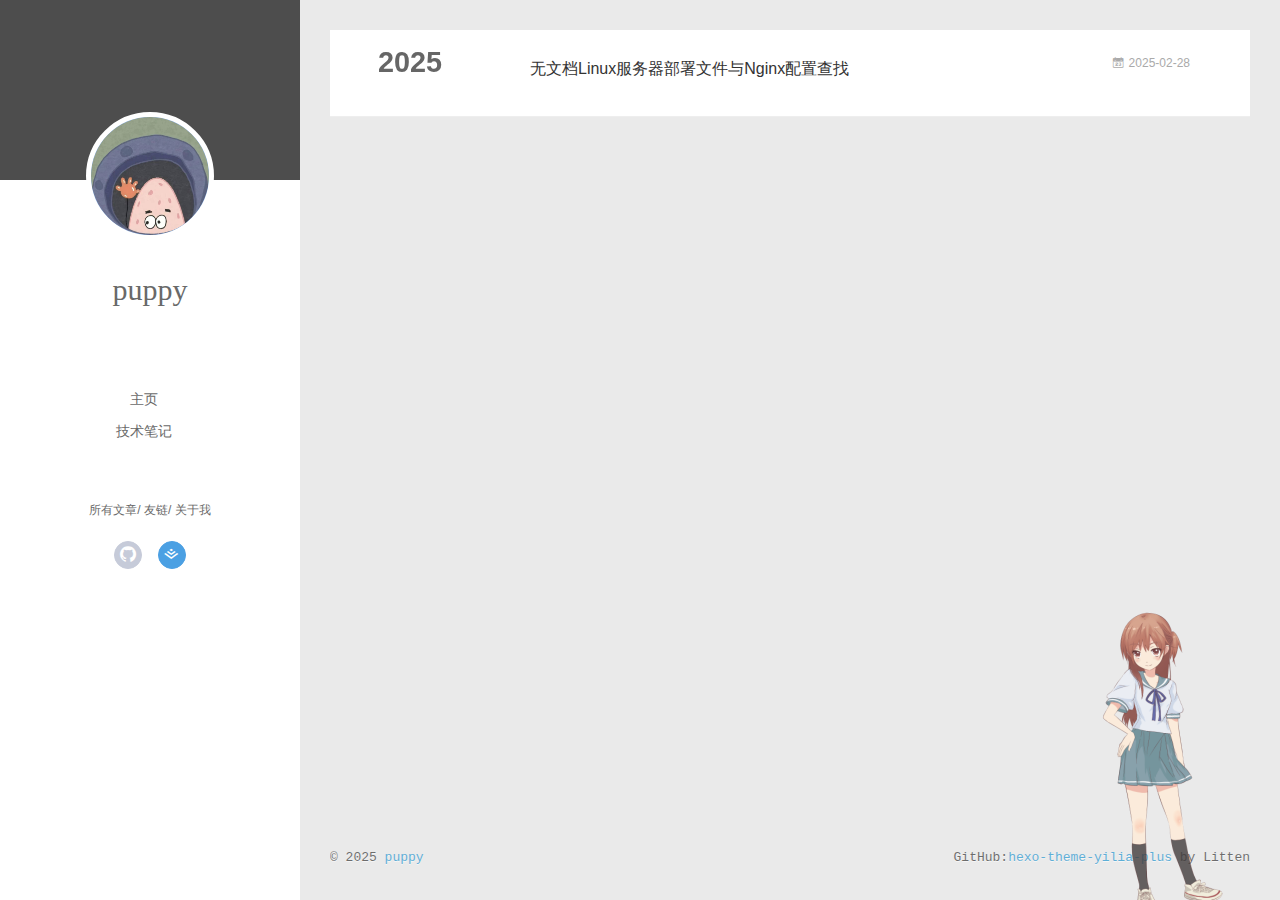
<file: archives/2025/02/index.html>
<!DOCTYPE html>
<html>
<head>
  <meta charset="utf-8">
  
  <meta name="renderer" content="webkit">
  <meta http-equiv="X-UA-Compatible" content="IE=edge" >
  <link rel="dns-prefetch" href="https://ispuppy.github.io">
  <title>Archives: 2025/2 | puppy</title>
  <meta name="generator" content="hexo-theme-yilia-plus">
  <meta name="viewport" content="width=device-width, initial-scale=1, maximum-scale=1">
  
  <meta property="og:type" content="website">
<meta property="og:title" content="puppy">
<meta property="og:url" content="https://ispuppy.github.io/archives/2025/02/index.html">
<meta property="og:site_name" content="puppy">
<meta property="og:locale" content="en_US">
<meta property="article:author" content="puppy">
<meta name="twitter:card" content="summary">
  
    <link rel="alternative" href="/atom.xml" title="puppy" type="application/atom+xml">
  
  
    <link rel="icon" href="/img/head.jpg">
  
  
    <link rel="apple-touch-icon" href="/apple-touch-icon-180x180.png">
  
  <link rel="stylesheet" type="text/css" href="/./main.a5fda8.css">
  <style type="text/css">
    
    #container.show {
      background: linear-gradient(200deg,#a0cfe4,#e8c37e);
    }
  </style>
  

  

  
    
 	  <script src="/lib/clickLove.js"></script>
  
  


  

</head>

<body>
  <div id="container" q-class="show:isCtnShow">
    <canvas id="anm-canvas" class="anm-canvas"></canvas>
    <div class="left-col" q-class="show:isShow">
      


<div class="overlay" style="background: #4d4d4d;"></div>
<div class="intrude-less">
	<header id="header" class="inner">
		<a href="/" class="profilepic">
			<img src="/img/head.jpg" class="js-avatar">
		</a>
		<hgroup>
			<h1 class="header-author"><a href="/">puppy</a></h1>
		</hgroup>
		

		<nav class="header-menu">
			<ul>
			
				<li><a href="/" >主页</a></li>
			
				<li><a target="_blank" rel="noopener" href="https://puppy.xin/blog/" >技术笔记</a></li>
			
			</ul>
		</nav>
		<nav class="header-smart-menu">
			
				
					<a q-on="click: openSlider(e, 'innerArchive')" href="javascript:void(0)">所有文章</a>
				
			
				
					<a q-on="click: openSlider(e, 'friends')" href="javascript:void(0)">友链</a>
				
			
				
					<a q-on="click: openSlider(e, 'aboutme')" href="javascript:void(0)">关于我</a>
				
			
		</nav>
		<nav class="header-nav">
			<div class="social">
				
					
						<a class="github" target="_blank" rel="noopener" href="https://github.com/ispuppy" 
												title="GitHub" ><i class="icon-github"></i></a>
					
				
					
						<a class="juejin" target="_blank" rel="noopener" href="https://juejin.cn/user/1328669081995608" 
												title="掘金" ><i class="icon-juejin"></i></a>
					
				
			</div>
		
		</nav>
	</header>		
</div>

    </div>
    <div class="mid-col" q-class="show:isShow,hide:isShow|isFalse">
      
      
<nav id="mobile-nav">
  	<div class="overlay js-overlay" style="background: #4d4d4d"></div>
	<div class="btnctn js-mobile-btnctn">
  		<div class="slider-trigger list" q-on="click: openSlider(e)"><i class="icon icon-sort"></i></div>
	</div>
	<div class="intrude-less">
		<header id="header" class="inner">
			<div class="profilepic">
				<a href="/">
					<img src="/img/head.jpg" class="js-avatar">
				</a>
			</div>
			<hgroup>
			  <h1 class="header-author js-header-author">puppy</h1>
			</hgroup>
			
			
			
				
			
				
			
			
			
			<nav class="header-nav">
				<div class="social">
					
						
						<a class="github" target="_blank" 
							href="https://github.com/ispuppy" title="GitHub"><i class="icon-github"></i></a>
						
					
						
						<a class="juejin" target="_blank" 
							href="https://juejin.cn/user/1328669081995608" title="掘金"><i class="icon-juejin"></i></a>
						
					
				</div>
			</nav>

			<nav class="header-menu js-header-menu">
				<ul style="width: 50%">
				
				
					<li style="width: 50%"><a href="/">主页</a></li>
		        
					<li style="width: 50%"><a target="_blank" rel="noopener" href="https://puppy.xin/blog/">技术笔记</a></li>
		        
				</ul>
			</nav>
		</header>				
	</div>
	<div class="mobile-mask" style="display:none" q-show="isShow"></div>
</nav>

      <div id="wrapper" class="body-wrap">
        <div class="menu-l">
          <div class="canvas-wrap">
            <canvas data-colors="#eaeaea" data-sectionHeight="100" data-contentId="js-content" id="myCanvas1"
              class="anm-canvas"></canvas>
          </div>
          <div id="js-content" class="content-ll">
            
  
  
    
    
      
      
      <section class="archives-wrap">
        <div class="archive-year-wrap">
          <a href="/archives/2025" class="archive-year">2025</a>
        </div>
        <div class="archives">
    
    <article class="archive-article archive-type-post">
  <div class="archive-article-inner">
    <header class="archive-article-header">
      	<div class="article-meta">
	      	
<a href="/2025/02/28/linuxstudy/" class="archive-article-date">
        <time datetime="2025-02-28T03:55:24.000Z" itemprop="datePublished"><i class="icon-calendar icon"></i>2025-02-28</time>
</a>

        </div>
    	 
  
    <h1 itemprop="name">
	
	  <a class="archive-article-title" href="/2025/02/28/linuxstudy/" target="_blank">无文档Linux服务器部署文件与Nginx配置查找</a>
  
    </h1>
  


        <div class="article-info info-on-right">
          
          

        </div>
        <div class="clearfix"></div>
    </header>
  </div>
</article>
  
  
    </div></section>
  

    


          </div>
        </div>
      </div>
      <footer id="footer">
  <div class="outer">
    <div id="footer-info">
    	<div class="footer-left">
    		&copy; 2025 <a href="https://ispuppy.github.io/" target="_blank">puppy</a>
    	</div>
      	<div class="footer-right">
			
			
      		GitHub:<a href="https://github.com/JoeyBling/hexo-theme-yilia-plus" target="_blank">hexo-theme-yilia-plus</a> by Litten
      	</div>
    </div>
  </div>
  
  
	<script src="/lib/busuanzi.pure.js"></script>
	
  
  
	
	<span id="busuanzi_container_site_pv" style="display:none">
		本站总访问量<span id="busuanzi_value_site_pv"></span>次	
	        <span class="post-meta-divider" >|</span>
	</span>
  	<span id="busuanzi_container_site_uv" style='display:none'>
  		本站访客数<span id="busuanzi_value_site_uv"></span>人
  	</span>
  
</footer>

    </div>
    <script>
	var yiliaConfig = {
		mathjax: false,
		isHome: false,
		isPost: false,
		isArchive: true,
		isTag: false,
		isCategory: false,
		open_in_new: true,
		toc_hide_index: true,
		root: "/",
		innerArchive: true,
		showTags: true
	}
</script>

<script>!function(r){function e(t){if(i[t])return i[t].exports;var n=i[t]={exports:{},id:t,loaded:!1};return r[t].call(n.exports,n,n.exports,e),n.loaded=!0,n.exports}var i={};e.m=r,e.c=i,e.p="./",e(0)}([function(t,n,r){r(208),t.exports=r(205)},function(t,n,r){var d=r(3),y=r(46),g=r(26),b=r(27),x=r(47),m="prototype",S=function(t,n,r){var e,i,o,u,c=t&S.F,f=t&S.G,a=t&S.S,s=t&S.P,l=t&S.B,h=f?d:a?d[n]||(d[n]={}):(d[n]||{})[m],v=f?y:y[n]||(y[n]={}),p=v[m]||(v[m]={});for(e in f&&(r=n),r)o=((i=!c&&h&&void 0!==h[e])?h:r)[e],u=l&&i?x(o,d):s&&"function"==typeof o?x(Function.call,o):o,h&&b(h,e,o,t&S.U),v[e]!=o&&g(v,e,u),s&&p[e]!=o&&(p[e]=o)};d.core=y,S.F=1,S.G=2,S.S=4,S.P=8,S.B=16,S.W=32,S.U=64,S.R=128,t.exports=S},function(t,n,r){var e=r(5);t.exports=function(t){if(!e(t))throw TypeError(t+" is not an object!");return t}},function(t,n){var r=t.exports="undefined"!=typeof window&&window.Math==Math?window:"undefined"!=typeof self&&self.Math==Math?self:Function("return this")();"number"==typeof __g&&(__g=r)},function(t,n){t.exports=function(t){try{return!!t()}catch(t){return!0}}},function(t,n){t.exports=function(t){return"object"==typeof t?null!==t:"function"==typeof t}},function(t,n){var r=t.exports="undefined"!=typeof window&&window.Math==Math?window:"undefined"!=typeof self&&self.Math==Math?self:Function("return this")();"number"==typeof __g&&(__g=r)},function(t,n,r){var e=r(118)("wks"),i=r(79),o=r(3).Symbol,u="function"==typeof o;(t.exports=function(t){return e[t]||(e[t]=u&&o[t]||(u?o:i)("Symbol."+t))}).store=e},function(t,n,r){var e=r(49),i=Math.min;t.exports=function(t){return 0<t?i(e(t),9007199254740991):0}},function(t,n){var r={}.hasOwnProperty;t.exports=function(t,n){return r.call(t,n)}},function(t,n,r){t.exports=!r(4)(function(){return 7!=Object.defineProperty({},"a",{get:function(){return 7}}).a})},function(t,n,r){var e=r(2),i=r(174),o=r(53),u=Object.defineProperty;n.f=r(10)?Object.defineProperty:function(t,n,r){if(e(t),n=o(n,!0),e(r),i)try{return u(t,n,r)}catch(t){}if("get"in r||"set"in r)throw TypeError("Accessors not supported!");return"value"in r&&(t[n]=r.value),t}},function(t,n,r){t.exports=!r(20)(function(){return 7!=Object.defineProperty({},"a",{get:function(){return 7}}).a})},function(t,n,r){var e=r(14),i=r(24);t.exports=r(12)?function(t,n,r){return e.f(t,n,i(1,r))}:function(t,n,r){return t[n]=r,t}},function(t,n,r){var e=r(22),i=r(60),o=r(42),u=Object.defineProperty;n.f=r(12)?Object.defineProperty:function(t,n,r){if(e(t),n=o(n,!0),e(r),i)try{return u(t,n,r)}catch(t){}if("get"in r||"set"in r)throw TypeError("Accessors not supported!");return"value"in r&&(t[n]=r.value),t}},function(t,n,r){var e=r(96),i=r(34);t.exports=function(t){return e(i(t))}},function(t,n,r){var e=r(40)("wks"),i=r(25),o=r(6).Symbol,u="function"==typeof o;(t.exports=function(t){return e[t]||(e[t]=u&&o[t]||(u?o:i)("Symbol."+t))}).store=e},function(t,n,r){var e=r(51);t.exports=function(t){return Object(e(t))}},function(t,n){t.exports=function(t){return"object"==typeof t?null!==t:"function"==typeof t}},function(t,n){var r=t.exports={version:"2.6.9"};"number"==typeof __e&&(__e=r)},function(t,n){t.exports=function(t){try{return!!t()}catch(t){return!0}}},function(t,n){t.exports=function(t){if("function"!=typeof t)throw TypeError(t+" is not a function!");return t}},function(t,n,r){var e=r(18);t.exports=function(t){if(!e(t))throw TypeError(t+" is not an object!");return t}},function(t,n){t.exports=!0},function(t,n){t.exports=function(t,n){return{enumerable:!(1&t),configurable:!(2&t),writable:!(4&t),value:n}}},function(t,n){var r=0,e=Math.random();t.exports=function(t){return"Symbol(".concat(void 0===t?"":t,")_",(++r+e).toString(36))}},function(t,n,r){var e=r(11),i=r(75);t.exports=r(10)?function(t,n,r){return e.f(t,n,i(1,r))}:function(t,n,r){return t[n]=r,t}},function(t,n,r){var o=r(3),u=r(26),c=r(30),f=r(79)("src"),e=r(219),i="toString",a=(""+e).split(i);r(46).inspectSource=function(t){return e.call(t)},(t.exports=function(t,n,r,e){var i="function"==typeof r;i&&(c(r,"name")||u(r,"name",n)),t[n]!==r&&(i&&(c(r,f)||u(r,f,t[n]?""+t[n]:a.join(String(n)))),t===o?t[n]=r:e?t[n]?t[n]=r:u(t,n,r):(delete t[n],u(t,n,r)))})(Function.prototype,i,function(){return"function"==typeof this&&this[f]||e.call(this)})},function(t,n,r){var e=r(1),i=r(4),u=r(51),c=/"/g,o=function(t,n,r,e){var i=String(u(t)),o="<"+n;return""!==r&&(o+=" "+r+'="'+String(e).replace(c,"&quot;")+'"'),o+">"+i+"</"+n+">"};t.exports=function(n,t){var r={};r[n]=t(o),e(e.P+e.F*i(function(){var t=""[n]('"');return t!==t.toLowerCase()||3<t.split('"').length}),"String",r)}},function(t,n,r){var e=r(65),i=r(35);t.exports=Object.keys||function(t){return e(t,i)}},function(t,n){var r={}.hasOwnProperty;t.exports=function(t,n){return r.call(t,n)}},function(t,n,r){var e=r(117),i=r(75),o=r(33),u=r(53),c=r(30),f=r(174),a=Object.getOwnPropertyDescriptor;n.f=r(10)?a:function(t,n){if(t=o(t),n=u(n,!0),f)try{return a(t,n)}catch(t){}if(c(t,n))return i(!e.f.call(t,n),t[n])}},function(t,n,r){var e=r(30),i=r(17),o=r(154)("IE_PROTO"),u=Object.prototype;t.exports=Object.getPrototypeOf||function(t){return t=i(t),e(t,o)?t[o]:"function"==typeof t.constructor&&t instanceof t.constructor?t.constructor.prototype:t instanceof Object?u:null}},function(t,n,r){var e=r(116),i=r(51);t.exports=function(t){return e(i(t))}},function(t,n){t.exports=function(t){if(null==t)throw TypeError("Can't call method on  "+t);return t}},function(t,n){t.exports="constructor,hasOwnProperty,isPrototypeOf,propertyIsEnumerable,toLocaleString,toString,valueOf".split(",")},function(t,n){t.exports={}},function(t,n){n.f={}.propertyIsEnumerable},function(t,n,r){var e=r(14).f,i=r(9),o=r(16)("toStringTag");t.exports=function(t,n,r){t&&!i(t=r?t:t.prototype,o)&&e(t,o,{configurable:!0,value:n})}},function(t,n,r){var e=r(40)("keys"),i=r(25);t.exports=function(t){return e[t]||(e[t]=i(t))}},function(t,n,r){var e=r(19),i=r(6),o="__core-js_shared__",u=i[o]||(i[o]={});(t.exports=function(t,n){return u[t]||(u[t]=void 0!==n?n:{})})("versions",[]).push({version:e.version,mode:r(23)?"pure":"global",copyright:"© 2019 Denis Pushkarev (zloirock.ru)"})},function(t,n){var r=Math.ceil,e=Math.floor;t.exports=function(t){return isNaN(t=+t)?0:(0<t?e:r)(t)}},function(t,n,r){var i=r(18);t.exports=function(t,n){if(!i(t))return t;var r,e;if(n&&"function"==typeof(r=t.toString)&&!i(e=r.call(t)))return e;if("function"==typeof(r=t.valueOf)&&!i(e=r.call(t)))return e;if(!n&&"function"==typeof(r=t.toString)&&!i(e=r.call(t)))return e;throw TypeError("Can't convert object to primitive value")}},function(t,n,r){var e=r(6),i=r(19),o=r(23),u=r(44),c=r(14).f;t.exports=function(t){var n=i.Symbol||(i.Symbol=o?{}:e.Symbol||{});"_"==t.charAt(0)||t in n||c(n,t,{value:u.f(t)})}},function(t,n,r){n.f=r(16)},function(t,n){var r={}.toString;t.exports=function(t){return r.call(t).slice(8,-1)}},function(t,n){var r=t.exports={version:"2.6.9"};"number"==typeof __e&&(__e=r)},function(t,n,r){var o=r(21);t.exports=function(e,i,t){if(o(e),void 0===i)return e;switch(t){case 1:return function(t){return e.call(i,t)};case 2:return function(t,n){return e.call(i,t,n)};case 3:return function(t,n,r){return e.call(i,t,n,r)}}return function(){return e.apply(i,arguments)}}},function(t,n,r){"use strict";var e=r(4);t.exports=function(t,n){return!!t&&e(function(){n?t.call(null,function(){},1):t.call(null)})}},function(t,n){var r=Math.ceil,e=Math.floor;t.exports=function(t){return isNaN(t=+t)?0:(0<t?e:r)(t)}},function(t,n,r){var x=r(47),m=r(116),S=r(17),w=r(8),e=r(138);t.exports=function(l,t){var h=1==l,v=2==l,p=3==l,d=4==l,y=6==l,g=5==l||y,b=t||e;return function(t,n,r){for(var e,i,o=S(t),u=m(o),c=x(n,r,3),f=w(u.length),a=0,s=h?b(t,f):v?b(t,0):void 0;a<f;a++)if((g||a in u)&&(i=c(e=u[a],a,o),l))if(h)s[a]=i;else if(i)switch(l){case 3:return!0;case 5:return e;case 6:return a;case 2:s.push(e)}else if(d)return!1;return y?-1:p||d?d:s}}},function(t,n){t.exports=function(t){if(null==t)throw TypeError("Can't call method on  "+t);return t}},function(t,n,r){var i=r(1),o=r(46),u=r(4);t.exports=function(t,n){var r=(o.Object||{})[t]||Object[t],e={};e[t]=n(r),i(i.S+i.F*u(function(){r(1)}),"Object",e)}},function(t,n,r){var i=r(5);t.exports=function(t,n){if(!i(t))return t;var r,e;if(n&&"function"==typeof(r=t.toString)&&!i(e=r.call(t)))return e;if("function"==typeof(r=t.valueOf)&&!i(e=r.call(t)))return e;if(!n&&"function"==typeof(r=t.toString)&&!i(e=r.call(t)))return e;throw TypeError("Can't convert object to primitive value")}},function(t,n,r){var d=r(6),y=r(19),g=r(93),b=r(13),x=r(9),m="prototype",S=function(t,n,r){var e,i,o,u=t&S.F,c=t&S.G,f=t&S.S,a=t&S.P,s=t&S.B,l=t&S.W,h=c?y:y[n]||(y[n]={}),v=h[m],p=c?d:f?d[n]:(d[n]||{})[m];for(e in c&&(r=n),r)(i=!u&&p&&void 0!==p[e])&&x(h,e)||(o=i?p[e]:r[e],h[e]=c&&"function"!=typeof p[e]?r[e]:s&&i?g(o,d):l&&p[e]==o?function(e){var t=function(t,n,r){if(this instanceof e){switch(arguments.length){case 0:return new e;case 1:return new e(t);case 2:return new e(t,n)}return new e(t,n,r)}return e.apply(this,arguments)};return t[m]=e[m],t}(o):a&&"function"==typeof o?g(Function.call,o):o,a&&((h.virtual||(h.virtual={}))[e]=o,t&S.R&&v&&!v[e]&&b(v,e,o)))};S.F=1,S.G=2,S.S=4,S.P=8,S.B=16,S.W=32,S.U=64,S.R=128,t.exports=S},function(t,n,r){var e=r(34);t.exports=function(t){return Object(e(t))}},function(t,n,r){var o=r(196),e=r(1),i=r(118)("metadata"),u=i.store||(i.store=new(r(200))),c=function(t,n,r){var e=u.get(t);if(!e){if(!r)return;u.set(t,e=new o)}var i=e.get(n);if(!i){if(!r)return;e.set(n,i=new o)}return i};t.exports={store:u,map:c,has:function(t,n,r){var e=c(n,r,!1);return void 0!==e&&e.has(t)},get:function(t,n,r){var e=c(n,r,!1);return void 0===e?void 0:e.get(t)},set:function(t,n,r,e){c(r,e,!0).set(t,n)},keys:function(t,n){var r=c(t,n,!1),e=[];return r&&r.forEach(function(t,n){e.push(n)}),e},key:function(t){return void 0===t||"symbol"==typeof t?t:String(t)},exp:function(t){e(e.S,"Reflect",t)}}},function(t,n,r){"use strict";if(r(10)){var g=r(68),b=r(3),x=r(4),m=r(1),S=r(132),e=r(159),h=r(47),w=r(70),i=r(75),_=r(26),o=r(76),u=r(49),O=r(8),E=r(194),c=r(78),f=r(53),a=r(30),M=r(81),P=r(5),v=r(17),p=r(145),j=r(72),F=r(32),A=r(73).f,d=r(161),s=r(79),l=r(7),y=r(50),I=r(120),L=r(119),N=r(162),T=r(82),k=r(125),R=r(77),C=r(137),D=r(166),G=r(11),W=r(31),U=G.f,V=W.f,B=b.RangeError,q=b.TypeError,z=b.Uint8Array,K="ArrayBuffer",H="Shared"+K,J="BYTES_PER_ELEMENT",$="prototype",Y=Array[$],X=e.ArrayBuffer,Q=e.DataView,Z=y(0),tt=y(2),nt=y(3),rt=y(4),et=y(5),it=y(6),ot=I(!0),ut=I(!1),ct=N.values,ft=N.keys,at=N.entries,st=Y.lastIndexOf,lt=Y.reduce,ht=Y.reduceRight,vt=Y.join,pt=Y.sort,dt=Y.slice,yt=Y.toString,gt=Y.toLocaleString,bt=l("iterator"),xt=l("toStringTag"),mt=s("typed_constructor"),St=s("def_constructor"),wt=S.CONSTR,_t=S.TYPED,Ot=S.VIEW,Et="Wrong length!",Mt=y(1,function(t,n){return It(L(t,t[St]),n)}),Pt=x(function(){return 1===new z(new Uint16Array([1]).buffer)[0]}),jt=!!z&&!!z[$].set&&x(function(){new z(1).set({})}),Ft=function(t,n){var r=u(t);if(r<0||r%n)throw B("Wrong offset!");return r},At=function(t){if(P(t)&&_t in t)return t;throw q(t+" is not a typed array!")},It=function(t,n){if(!(P(t)&&mt in t))throw q("It is not a typed array constructor!");return new t(n)},Lt=function(t,n){return Nt(L(t,t[St]),n)},Nt=function(t,n){for(var r=0,e=n.length,i=It(t,e);r<e;)i[r]=n[r++];return i},Tt=function(t,n,r){U(t,n,{get:function(){return this._d[r]}})},kt=function(t){var n,r,e,i,o,u,c=v(t),f=arguments.length,a=1<f?arguments[1]:void 0,s=void 0!==a,l=d(c);if(null!=l&&!p(l)){for(u=l.call(c),e=[],n=0;!(o=u.next()).done;n++)e.push(o.value);c=e}for(s&&2<f&&(a=h(a,arguments[2],2)),n=0,r=O(c.length),i=It(this,r);n<r;n++)i[n]=s?a(c[n],n):c[n];return i},Rt=function(){for(var t=0,n=arguments.length,r=It(this,n);t<n;)r[t]=arguments[t++];return r},Ct=!!z&&x(function(){gt.call(new z(1))}),Dt=function(){return gt.apply(Ct?dt.call(At(this)):At(this),arguments)},Gt={copyWithin:function(t,n){return D.call(At(this),t,n,2<arguments.length?arguments[2]:void 0)},every:function(t){return rt(At(this),t,1<arguments.length?arguments[1]:void 0)},fill:function(t){return C.apply(At(this),arguments)},filter:function(t){return Lt(this,tt(At(this),t,1<arguments.length?arguments[1]:void 0))},find:function(t){return et(At(this),t,1<arguments.length?arguments[1]:void 0)},findIndex:function(t){return it(At(this),t,1<arguments.length?arguments[1]:void 0)},forEach:function(t){Z(At(this),t,1<arguments.length?arguments[1]:void 0)},indexOf:function(t){return ut(At(this),t,1<arguments.length?arguments[1]:void 0)},includes:function(t){return ot(At(this),t,1<arguments.length?arguments[1]:void 0)},join:function(t){return vt.apply(At(this),arguments)},lastIndexOf:function(t){return st.apply(At(this),arguments)},map:function(t){return Mt(At(this),t,1<arguments.length?arguments[1]:void 0)},reduce:function(t){return lt.apply(At(this),arguments)},reduceRight:function(t){return ht.apply(At(this),arguments)},reverse:function(){for(var t,n=this,r=At(n).length,e=Math.floor(r/2),i=0;i<e;)t=n[i],n[i++]=n[--r],n[r]=t;return n},some:function(t){return nt(At(this),t,1<arguments.length?arguments[1]:void 0)},sort:function(t){return pt.call(At(this),t)},subarray:function(t,n){var r=At(this),e=r.length,i=c(t,e);return new(L(r,r[St]))(r.buffer,r.byteOffset+i*r.BYTES_PER_ELEMENT,O((void 0===n?e:c(n,e))-i))}},Wt=function(t,n){return Lt(this,dt.call(At(this),t,n))},Ut=function(t){At(this);var n=Ft(arguments[1],1),r=this.length,e=v(t),i=O(e.length),o=0;if(r<i+n)throw B(Et);for(;o<i;)this[n+o]=e[o++]},Vt={entries:function(){return at.call(At(this))},keys:function(){return ft.call(At(this))},values:function(){return ct.call(At(this))}},Bt=function(t,n){return P(t)&&t[_t]&&"symbol"!=typeof n&&n in t&&String(+n)==String(n)},qt=function(t,n){return Bt(t,n=f(n,!0))?i(2,t[n]):V(t,n)},zt=function(t,n,r){return!(Bt(t,n=f(n,!0))&&P(r)&&a(r,"value"))||a(r,"get")||a(r,"set")||r.configurable||a(r,"writable")&&!r.writable||a(r,"enumerable")&&!r.enumerable?U(t,n,r):(t[n]=r.value,t)};wt||(W.f=qt,G.f=zt),m(m.S+m.F*!wt,"Object",{getOwnPropertyDescriptor:qt,defineProperty:zt}),x(function(){yt.call({})})&&(yt=gt=function(){return vt.call(this)});var Kt=o({},Gt);o(Kt,Vt),_(Kt,bt,Vt.values),o(Kt,{slice:Wt,set:Ut,constructor:function(){},toString:yt,toLocaleString:Dt}),Tt(Kt,"buffer","b"),Tt(Kt,"byteOffset","o"),Tt(Kt,"byteLength","l"),Tt(Kt,"length","e"),U(Kt,xt,{get:function(){return this[_t]}}),t.exports=function(t,l,n,o){var h=t+((o=!!o)?"Clamped":"")+"Array",r="get"+t,u="set"+t,v=b[h],c=v||{},e=v&&F(v),i=!v||!S.ABV,f={},a=v&&v[$],p=function(t,i){U(t,i,{get:function(){return t=i,(n=this._d).v[r](t*l+n.o,Pt);var t,n},set:function(t){return n=i,r=t,e=this._d,o&&(r=(r=Math.round(r))<0?0:255<r?255:255&r),void e.v[u](n*l+e.o,r,Pt);var n,r,e},enumerable:!0})};i?(v=n(function(t,n,r,e){w(t,v,h,"_d");var i,o,u,c,f=0,a=0;if(P(n)){if(!(n instanceof X||(c=M(n))==K||c==H))return _t in n?Nt(v,n):kt.call(v,n);i=n,a=Ft(r,l);var s=n.byteLength;if(void 0===e){if(s%l)throw B(Et);if((o=s-a)<0)throw B(Et)}else if(s<(o=O(e)*l)+a)throw B(Et);u=o/l}else u=E(n),i=new X(o=u*l);for(_(t,"_d",{b:i,o:a,l:o,e:u,v:new Q(i)});f<u;)p(t,f++)}),a=v[$]=j(Kt),_(a,"constructor",v)):x(function(){v(1)})&&x(function(){new v(-1)})&&k(function(t){new v,new v(null),new v(1.5),new v(t)},!0)||(v=n(function(t,n,r,e){var i;return w(t,v,h),P(n)?n instanceof X||(i=M(n))==K||i==H?void 0!==e?new c(n,Ft(r,l),e):void 0!==r?new c(n,Ft(r,l)):new c(n):_t in n?Nt(v,n):kt.call(v,n):new c(E(n))}),Z(e!==Function.prototype?A(c).concat(A(e)):A(c),function(t){t in v||_(v,t,c[t])}),v[$]=a,g||(a.constructor=v));var s=a[bt],d=!!s&&("values"==s.name||null==s.name),y=Vt.values;_(v,mt,!0),_(a,_t,h),_(a,Ot,!0),_(a,St,v),(o?new v(1)[xt]==h:xt in a)||U(a,xt,{get:function(){return h}}),f[h]=v,m(m.G+m.W+m.F*(v!=c),f),m(m.S,h,{BYTES_PER_ELEMENT:l}),m(m.S+m.F*x(function(){c.of.call(v,1)}),h,{from:kt,of:Rt}),J in a||_(a,J,l),m(m.P,h,Gt),R(h),m(m.P+m.F*jt,h,{set:Ut}),m(m.P+m.F*!d,h,Vt),g||a.toString==yt||(a.toString=yt),m(m.P+m.F*x(function(){new v(1).slice()}),h,{slice:Wt}),m(m.P+m.F*(x(function(){return[1,2].toLocaleString()!=new v([1,2]).toLocaleString()})||!x(function(){a.toLocaleString.call([1,2])})),h,{toLocaleString:Dt}),T[h]=d?s:y,g||d||_(a,bt,y)}}else t.exports=function(){}},function(t,n){var r={}.toString;t.exports=function(t){return r.call(t).slice(8,-1)}},function(t,n,r){var e=r(18),i=r(6).document,o=e(i)&&e(i.createElement);t.exports=function(t){return o?i.createElement(t):{}}},function(t,n,r){t.exports=!r(12)&&!r(20)(function(){return 7!=Object.defineProperty(r(59)("div"),"a",{get:function(){return 7}}).a})},function(t,n,r){"use strict";var x=r(23),m=r(54),S=r(66),w=r(13),_=r(36),O=r(98),E=r(38),M=r(104),P=r(16)("iterator"),j=!([].keys&&"next"in[].keys()),F="values",A=function(){return this};t.exports=function(t,n,r,e,i,o,u){O(r,n,e);var c,f,a,s=function(t){if(!j&&t in p)return p[t];switch(t){case"keys":case F:return function(){return new r(this,t)}}return function(){return new r(this,t)}},l=n+" Iterator",h=i==F,v=!1,p=t.prototype,d=p[P]||p["@@iterator"]||i&&p[i],y=d||s(i),g=i?h?s("entries"):y:void 0,b="Array"==n&&p.entries||d;if(b&&((a=M(b.call(new t)))!==Object.prototype&&a.next&&(E(a,l,!0),x||"function"==typeof a[P]||w(a,P,A))),h&&d&&d.name!==F&&(v=!0,y=function(){return d.call(this)}),x&&!u||!j&&!v&&p[P]||w(p,P,y),_[n]=y,_[l]=A,i)if(c={values:h?y:s(F),keys:o?y:s("keys"),entries:g},u)for(f in c)f in p||S(p,f,c[f]);else m(m.P+m.F*(j||v),n,c);return c}},function(t,n,e){var i=e(22),o=e(101),u=e(35),c=e(39)("IE_PROTO"),f=function(){},a="prototype",s=function(){var t,n=e(59)("iframe"),r=u.length;for(n.style.display="none",e(95).appendChild(n),n.src="javascript:",(t=n.contentWindow.document).open(),t.write("<script>document.F=Object<\/script>"),t.close(),s=t.F;r--;)delete s[a][u[r]];return s()};t.exports=Object.create||function(t,n){var r;return null!==t?(f[a]=i(t),r=new f,f[a]=null,r[c]=t):r=s(),void 0===n?r:o(r,n)}},function(t,n,r){var e=r(65),i=r(35).concat("length","prototype");n.f=Object.getOwnPropertyNames||function(t){return e(t,i)}},function(t,n){n.f=Object.getOwnPropertySymbols},function(t,n,r){var u=r(9),c=r(15),f=r(92)(!1),a=r(39)("IE_PROTO");t.exports=function(t,n){var r,e=c(t),i=0,o=[];for(r in e)r!=a&&u(e,r)&&o.push(r);for(;n.length>i;)u(e,r=n[i++])&&(~f(o,r)||o.push(r));return o}},function(t,n,r){t.exports=r(13)},function(t,n,r){var e=r(7)("unscopables"),i=Array.prototype;null==i[e]&&r(26)(i,e,{}),t.exports=function(t){i[e][t]=!0}},function(t,n){t.exports=!1},function(t,n,r){var e=r(79)("meta"),i=r(5),o=r(30),u=r(11).f,c=0,f=Object.isExtensible||function(){return!0},a=!r(4)(function(){return f(Object.preventExtensions({}))}),s=function(t){u(t,e,{value:{i:"O"+ ++c,w:{}}})},l=t.exports={KEY:e,NEED:!1,fastKey:function(t,n){if(!i(t))return"symbol"==typeof t?t:("string"==typeof t?"S":"P")+t;if(!o(t,e)){if(!f(t))return"F";if(!n)return"E";s(t)}return t[e].i},getWeak:function(t,n){if(!o(t,e)){if(!f(t))return!0;if(!n)return!1;s(t)}return t[e].w},onFreeze:function(t){return a&&l.NEED&&f(t)&&!o(t,e)&&s(t),t}}},function(t,n){t.exports=function(t,n,r,e){if(!(t instanceof n)||void 0!==e&&e in t)throw TypeError(r+": incorrect invocation!");return t}},function(t,n,r){var h=r(47),v=r(177),p=r(145),d=r(2),y=r(8),g=r(161),b={},x={};(n=t.exports=function(t,n,r,e,i){var o,u,c,f,a=i?function(){return t}:g(t),s=h(r,e,n?2:1),l=0;if("function"!=typeof a)throw TypeError(t+" is not iterable!");if(p(a)){for(o=y(t.length);l<o;l++)if((f=n?s(d(u=t[l])[0],u[1]):s(t[l]))===b||f===x)return f}else for(c=a.call(t);!(u=c.next()).done;)if((f=v(c,s,u.value,n))===b||f===x)return f}).BREAK=b,n.RETURN=x},function(t,n,e){var i=e(2),o=e(183),u=e(141),c=e(154)("IE_PROTO"),f=function(){},a="prototype",s=function(){var t,n=e(140)("iframe"),r=u.length;for(n.style.display="none",e(143).appendChild(n),n.src="javascript:",(t=n.contentWindow.document).open(),t.write("<script>document.F=Object<\/script>"),t.close(),s=t.F;r--;)delete s[a][u[r]];return s()};t.exports=Object.create||function(t,n){var r;return null!==t?(f[a]=i(t),r=new f,f[a]=null,r[c]=t):r=s(),void 0===n?r:o(r,n)}},function(t,n,r){var e=r(185),i=r(141).concat("length","prototype");n.f=Object.getOwnPropertyNames||function(t){return e(t,i)}},function(t,n,r){var e=r(185),i=r(141);t.exports=Object.keys||function(t){return e(t,i)}},function(t,n){t.exports=function(t,n){return{enumerable:!(1&t),configurable:!(2&t),writable:!(4&t),value:n}}},function(t,n,r){var i=r(27);t.exports=function(t,n,r){for(var e in n)i(t,e,n[e],r);return t}},function(t,n,r){"use strict";var e=r(3),i=r(11),o=r(10),u=r(7)("species");t.exports=function(t){var n=e[t];o&&n&&!n[u]&&i.f(n,u,{configurable:!0,get:function(){return this}})}},function(t,n,r){var e=r(49),i=Math.max,o=Math.min;t.exports=function(t,n){return(t=e(t))<0?i(t+n,0):o(t,n)}},function(t,n){var r=0,e=Math.random();t.exports=function(t){return"Symbol(".concat(void 0===t?"":t,")_",(++r+e).toString(36))}},function(t,n,r){var e=r(5);t.exports=function(t,n){if(!e(t)||t._t!==n)throw TypeError("Incompatible receiver, "+n+" required!");return t}},function(t,n,r){var i=r(45),o=r(7)("toStringTag"),u="Arguments"==i(function(){return arguments}());t.exports=function(t){var n,r,e;return void 0===t?"Undefined":null===t?"Null":"string"==typeof(r=function(t,n){try{return t[n]}catch(t){}}(n=Object(t),o))?r:u?i(n):"Object"==(e=i(n))&&"function"==typeof n.callee?"Arguments":e}},function(t,n){t.exports={}},function(t,n,r){var e=r(11).f,i=r(30),o=r(7)("toStringTag");t.exports=function(t,n,r){t&&!i(t=r?t:t.prototype,o)&&e(t,o,{configurable:!0,value:n})}},function(t,n,r){var u=r(1),e=r(51),c=r(4),f=r(157),i="["+f+"]",o=RegExp("^"+i+i+"*"),a=RegExp(i+i+"*$"),s=function(t,n,r){var e={},i=c(function(){return!!f[t]()||"​"!="​"[t]()}),o=e[t]=i?n(l):f[t];r&&(e[r]=o),u(u.P+u.F*i,"String",e)},l=s.trim=function(t,n){return t=String(e(t)),1&n&&(t=t.replace(o,"")),2&n&&(t=t.replace(a,"")),t};t.exports=s},function(t,n,r){t.exports={default:r(88),__esModule:!0}},function(t,n,r){t.exports={default:r(89),__esModule:!0}},function(t,n,r){"use strict";function e(t){return t&&t.__esModule?t:{default:t}}n.__esModule=!0;var i=e(r(86)),o=e(r(85)),u="function"==typeof o.default&&"symbol"==typeof i.default?function(t){return typeof t}:function(t){return t&&"function"==typeof o.default&&t.constructor===o.default&&t!==o.default.prototype?"symbol":typeof t};n.default="function"==typeof o.default&&"symbol"===u(i.default)?function(t){return void 0===t?"undefined":u(t)}:function(t){return t&&"function"==typeof o.default&&t.constructor===o.default&&t!==o.default.prototype?"symbol":void 0===t?"undefined":u(t)}},function(t,n,r){r(111),r(109),r(112),r(113),t.exports=r(19).Symbol},function(t,n,r){r(110),r(114),t.exports=r(44).f("iterator")},function(t,n){t.exports=function(t){if("function"!=typeof t)throw TypeError(t+" is not a function!");return t}},function(t,n){t.exports=function(){}},function(t,n,r){var f=r(15),a=r(107),s=r(106);t.exports=function(c){return function(t,n,r){var e,i=f(t),o=a(i.length),u=s(r,o);if(c&&n!=n){for(;u<o;)if((e=i[u++])!=e)return!0}else for(;u<o;u++)if((c||u in i)&&i[u]===n)return c||u||0;return!c&&-1}}},function(t,n,r){var o=r(90);t.exports=function(e,i,t){if(o(e),void 0===i)return e;switch(t){case 1:return function(t){return e.call(i,t)};case 2:return function(t,n){return e.call(i,t,n)};case 3:return function(t,n,r){return e.call(i,t,n,r)}}return function(){return e.apply(i,arguments)}}},function(t,n,r){var c=r(29),f=r(64),a=r(37);t.exports=function(t){var n=c(t),r=f.f;if(r)for(var e,i=r(t),o=a.f,u=0;i.length>u;)o.call(t,e=i[u++])&&n.push(e);return n}},function(t,n,r){var e=r(6).document;t.exports=e&&e.documentElement},function(t,n,r){var e=r(58);t.exports=Object("z").propertyIsEnumerable(0)?Object:function(t){return"String"==e(t)?t.split(""):Object(t)}},function(t,n,r){var e=r(58);t.exports=Array.isArray||function(t){return"Array"==e(t)}},function(t,n,r){"use strict";var e=r(62),i=r(24),o=r(38),u={};r(13)(u,r(16)("iterator"),function(){return this}),t.exports=function(t,n,r){t.prototype=e(u,{next:i(1,r)}),o(t,n+" Iterator")}},function(t,n){t.exports=function(t,n){return{value:n,done:!!t}}},function(t,n,r){var e=r(25)("meta"),i=r(18),o=r(9),u=r(14).f,c=0,f=Object.isExtensible||function(){return!0},a=!r(20)(function(){return f(Object.preventExtensions({}))}),s=function(t){u(t,e,{value:{i:"O"+ ++c,w:{}}})},l=t.exports={KEY:e,NEED:!1,fastKey:function(t,n){if(!i(t))return"symbol"==typeof t?t:("string"==typeof t?"S":"P")+t;if(!o(t,e)){if(!f(t))return"F";if(!n)return"E";s(t)}return t[e].i},getWeak:function(t,n){if(!o(t,e)){if(!f(t))return!0;if(!n)return!1;s(t)}return t[e].w},onFreeze:function(t){return a&&l.NEED&&f(t)&&!o(t,e)&&s(t),t}}},function(t,n,r){var u=r(14),c=r(22),f=r(29);t.exports=r(12)?Object.defineProperties:function(t,n){c(t);for(var r,e=f(n),i=e.length,o=0;o<i;)u.f(t,r=e[o++],n[r]);return t}},function(t,n,r){var e=r(37),i=r(24),o=r(15),u=r(42),c=r(9),f=r(60),a=Object.getOwnPropertyDescriptor;n.f=r(12)?a:function(t,n){if(t=o(t),n=u(n,!0),f)try{return a(t,n)}catch(t){}if(c(t,n))return i(!e.f.call(t,n),t[n])}},function(t,n,r){var e=r(15),i=r(63).f,o={}.toString,u="object"==typeof window&&window&&Object.getOwnPropertyNames?Object.getOwnPropertyNames(window):[];t.exports.f=function(t){return u&&"[object Window]"==o.call(t)?function(t){try{return i(t)}catch(t){return u.slice()}}(t):i(e(t))}},function(t,n,r){var e=r(9),i=r(55),o=r(39)("IE_PROTO"),u=Object.prototype;t.exports=Object.getPrototypeOf||function(t){return t=i(t),e(t,o)?t[o]:"function"==typeof t.constructor&&t instanceof t.constructor?t.constructor.prototype:t instanceof Object?u:null}},function(t,n,r){var f=r(41),a=r(34);t.exports=function(c){return function(t,n){var r,e,i=String(a(t)),o=f(n),u=i.length;return o<0||u<=o?c?"":void 0:(r=i.charCodeAt(o))<55296||56319<r||o+1===u||(e=i.charCodeAt(o+1))<56320||57343<e?c?i.charAt(o):r:c?i.slice(o,o+2):e-56320+(r-55296<<10)+65536}}},function(t,n,r){var e=r(41),i=Math.max,o=Math.min;t.exports=function(t,n){return(t=e(t))<0?i(t+n,0):o(t,n)}},function(t,n,r){var e=r(41),i=Math.min;t.exports=function(t){return 0<t?i(e(t),9007199254740991):0}},function(t,n,r){"use strict";var e=r(91),i=r(99),o=r(36),u=r(15);t.exports=r(61)(Array,"Array",function(t,n){this._t=u(t),this._i=0,this._k=n},function(){var t=this._t,n=this._k,r=this._i++;return!t||r>=t.length?(this._t=void 0,i(1)):i(0,"keys"==n?r:"values"==n?t[r]:[r,t[r]])},"values"),o.Arguments=o.Array,e("keys"),e("values"),e("entries")},function(t,n){},function(t,n,r){"use strict";var e=r(105)(!0);r(61)(String,"String",function(t){this._t=String(t),this._i=0},function(){var t,n=this._t,r=this._i;return r>=n.length?{value:void 0,done:!0}:(t=e(n,r),this._i+=t.length,{value:t,done:!1})})},function(t,n,r){"use strict";var e=r(6),u=r(9),i=r(12),o=r(54),c=r(66),f=r(100).KEY,a=r(20),s=r(40),l=r(38),h=r(25),v=r(16),p=r(44),d=r(43),y=r(94),g=r(97),b=r(22),x=r(18),m=r(55),S=r(15),w=r(42),_=r(24),O=r(62),E=r(103),M=r(102),P=r(64),j=r(14),F=r(29),A=M.f,I=j.f,L=E.f,N=e.Symbol,T=e.JSON,k=T&&T.stringify,R="prototype",C=v("_hidden"),D=v("toPrimitive"),G={}.propertyIsEnumerable,W=s("symbol-registry"),U=s("symbols"),V=s("op-symbols"),B=Object[R],q="function"==typeof N&&!!P.f,z=e.QObject,K=!z||!z[R]||!z[R].findChild,H=i&&a(function(){return 7!=O(I({},"a",{get:function(){return I(this,"a",{value:7}).a}})).a})?function(t,n,r){var e=A(B,n);e&&delete B[n],I(t,n,r),e&&t!==B&&I(B,n,e)}:I,J=function(t){var n=U[t]=O(N[R]);return n._k=t,n},$=q&&"symbol"==typeof N.iterator?function(t){return"symbol"==typeof t}:function(t){return t instanceof N},Y=function(t,n,r){return t===B&&Y(V,n,r),b(t),n=w(n,!0),b(r),u(U,n)?(r.enumerable?(u(t,C)&&t[C][n]&&(t[C][n]=!1),r=O(r,{enumerable:_(0,!1)})):(u(t,C)||I(t,C,_(1,{})),t[C][n]=!0),H(t,n,r)):I(t,n,r)},X=function(t,n){b(t);for(var r,e=y(n=S(n)),i=0,o=e.length;i<o;)Y(t,r=e[i++],n[r]);return t},Q=function(t){var n=G.call(this,t=w(t,!0));return!(this===B&&u(U,t)&&!u(V,t))&&(!(n||!u(this,t)||!u(U,t)||u(this,C)&&this[C][t])||n)},Z=function(t,n){if(t=S(t),n=w(n,!0),t!==B||!u(U,n)||u(V,n)){var r=A(t,n);return!r||!u(U,n)||u(t,C)&&t[C][n]||(r.enumerable=!0),r}},tt=function(t){for(var n,r=L(S(t)),e=[],i=0;r.length>i;)u(U,n=r[i++])||n==C||n==f||e.push(n);return e},nt=function(t){for(var n,r=t===B,e=L(r?V:S(t)),i=[],o=0;e.length>o;)!u(U,n=e[o++])||r&&!u(B,n)||i.push(U[n]);return i};q||(c((N=function(){if(this instanceof N)throw TypeError("Symbol is not a constructor!");var n=h(0<arguments.length?arguments[0]:void 0),r=function(t){this===B&&r.call(V,t),u(this,C)&&u(this[C],n)&&(this[C][n]=!1),H(this,n,_(1,t))};return i&&K&&H(B,n,{configurable:!0,set:r}),J(n)})[R],"toString",function(){return this._k}),M.f=Z,j.f=Y,r(63).f=E.f=tt,r(37).f=Q,P.f=nt,i&&!r(23)&&c(B,"propertyIsEnumerable",Q,!0),p.f=function(t){return J(v(t))}),o(o.G+o.W+o.F*!q,{Symbol:N});for(var rt="hasInstance,isConcatSpreadable,iterator,match,replace,search,species,split,toPrimitive,toStringTag,unscopables".split(","),et=0;rt.length>et;)v(rt[et++]);for(var it=F(v.store),ot=0;it.length>ot;)d(it[ot++]);o(o.S+o.F*!q,"Symbol",{for:function(t){return u(W,t+="")?W[t]:W[t]=N(t)},keyFor:function(t){if(!$(t))throw TypeError(t+" is not a symbol!");for(var n in W)if(W[n]===t)return n},useSetter:function(){K=!0},useSimple:function(){K=!1}}),o(o.S+o.F*!q,"Object",{create:function(t,n){return void 0===n?O(t):X(O(t),n)},defineProperty:Y,defineProperties:X,getOwnPropertyDescriptor:Z,getOwnPropertyNames:tt,getOwnPropertySymbols:nt});var ut=a(function(){P.f(1)});o(o.S+o.F*ut,"Object",{getOwnPropertySymbols:function(t){return P.f(m(t))}}),T&&o(o.S+o.F*(!q||a(function(){var t=N();return"[null]"!=k([t])||"{}"!=k({a:t})||"{}"!=k(Object(t))})),"JSON",{stringify:function(t){for(var n,r,e=[t],i=1;arguments.length>i;)e.push(arguments[i++]);if(r=n=e[1],(x(n)||void 0!==t)&&!$(t))return g(n)||(n=function(t,n){if("function"==typeof r&&(n=r.call(this,t,n)),!$(n))return n}),e[1]=n,k.apply(T,e)}}),N[R][D]||r(13)(N[R],D,N[R].valueOf),l(N,"Symbol"),l(Math,"Math",!0),l(e.JSON,"JSON",!0)},function(t,n,r){r(43)("asyncIterator")},function(t,n,r){r(43)("observable")},function(t,n,r){r(108);for(var e=r(6),i=r(13),o=r(36),u=r(16)("toStringTag"),c="CSSRuleList,CSSStyleDeclaration,CSSValueList,ClientRectList,DOMRectList,DOMStringList,DOMTokenList,DataTransferItemList,FileList,HTMLAllCollection,HTMLCollection,HTMLFormElement,HTMLSelectElement,MediaList,MimeTypeArray,NamedNodeMap,NodeList,PaintRequestList,Plugin,PluginArray,SVGLengthList,SVGNumberList,SVGPathSegList,SVGPointList,SVGStringList,SVGTransformList,SourceBufferList,StyleSheetList,TextTrackCueList,TextTrackList,TouchList".split(","),f=0;f<c.length;f++){var a=c[f],s=e[a],l=s&&s.prototype;l&&!l[u]&&i(l,u,a),o[a]=o.Array}},function(t,n,r){"use strict";var e=r(2);t.exports=function(){var t=e(this),n="";return t.global&&(n+="g"),t.ignoreCase&&(n+="i"),t.multiline&&(n+="m"),t.unicode&&(n+="u"),t.sticky&&(n+="y"),n}},function(t,n,r){var e=r(45);t.exports=Object("z").propertyIsEnumerable(0)?Object:function(t){return"String"==e(t)?t.split(""):Object(t)}},function(t,n){n.f={}.propertyIsEnumerable},function(t,n,r){var e=r(46),i=r(3),o="__core-js_shared__",u=i[o]||(i[o]={});(t.exports=function(t,n){return u[t]||(u[t]=void 0!==n?n:{})})("versions",[]).push({version:e.version,mode:r(68)?"pure":"global",copyright:"© 2019 Denis Pushkarev (zloirock.ru)"})},function(t,n,r){var i=r(2),o=r(21),u=r(7)("species");t.exports=function(t,n){var r,e=i(t).constructor;return void 0===e||null==(r=i(e)[u])?n:o(r)}},function(t,n,r){var f=r(33),a=r(8),s=r(78);t.exports=function(c){return function(t,n,r){var e,i=f(t),o=a(i.length),u=s(r,o);if(c&&n!=n){for(;u<o;)if((e=i[u++])!=e)return!0}else for(;u<o;u++)if((c||u in i)&&i[u]===n)return c||u||0;return!c&&-1}}},function(t,n,r){"use strict";var g=r(3),b=r(1),x=r(27),m=r(76),S=r(69),w=r(71),_=r(70),O=r(5),E=r(4),M=r(125),P=r(83),j=r(144);t.exports=function(e,t,n,r,i,o){var u=g[e],c=u,f=i?"set":"add",a=c&&c.prototype,s={},l=function(t){var r=a[t];x(a,t,"delete"==t?function(t){return!(o&&!O(t))&&r.call(this,0===t?0:t)}:"has"==t?function(t){return!(o&&!O(t))&&r.call(this,0===t?0:t)}:"get"==t?function(t){return o&&!O(t)?void 0:r.call(this,0===t?0:t)}:"add"==t?function(t){return r.call(this,0===t?0:t),this}:function(t,n){return r.call(this,0===t?0:t,n),this})};if("function"==typeof c&&(o||a.forEach&&!E(function(){(new c).entries().next()}))){var h=new c,v=h[f](o?{}:-0,1)!=h,p=E(function(){h.has(1)}),d=M(function(t){new c(t)}),y=!o&&E(function(){for(var t=new c,n=5;n--;)t[f](n,n);return!t.has(-0)});d||(((c=t(function(t,n){_(t,c,e);var r=j(new u,t,c);return null!=n&&w(n,i,r[f],r),r})).prototype=a).constructor=c),(p||y)&&(l("delete"),l("has"),i&&l("get")),(y||v)&&l(f),o&&a.clear&&delete a.clear}else c=r.getConstructor(t,e,i,f),m(c.prototype,n),S.NEED=!0;return P(c,e),s[e]=c,b(b.G+b.W+b.F*(c!=u),s),o||r.setStrong(c,e,i),c}},function(t,n,r){"use strict";r(197);var s=r(27),l=r(26),h=r(4),v=r(51),p=r(7),d=r(152),y=p("species"),g=!h(function(){var t=/./;return t.exec=function(){var t=[];return t.groups={a:"7"},t},"7"!=="".replace(t,"$<a>")}),b=function(){var t=/(?:)/,n=t.exec;t.exec=function(){return n.apply(this,arguments)};var r="ab".split(t);return 2===r.length&&"a"===r[0]&&"b"===r[1]}();t.exports=function(r,t,n){var e=p(r),o=!h(function(){var t={};return t[e]=function(){return 7},7!=""[r](t)}),i=o?!h(function(){var t=!1,n=/a/;return n.exec=function(){return t=!0,null},"split"===r&&(n.constructor={},n.constructor[y]=function(){return n}),n[e](""),!t}):void 0;if(!o||!i||"replace"===r&&!g||"split"===r&&!b){var u=/./[e],c=n(v,e,""[r],function(t,n,r,e,i){return n.exec===d?o&&!i?{done:!0,value:u.call(n,r,e)}:{done:!0,value:t.call(r,n,e)}:{done:!1}}),f=c[0],a=c[1];s(String.prototype,r,f),l(RegExp.prototype,e,2==t?function(t,n){return a.call(t,this,n)}:function(t){return a.call(t,this)})}}},function(t,n,r){var e=r(45);t.exports=Array.isArray||function(t){return"Array"==e(t)}},function(t,n,r){var e=r(5),i=r(45),o=r(7)("match");t.exports=function(t){var n;return e(t)&&(void 0!==(n=t[o])?!!n:"RegExp"==i(t))}},function(t,n,r){var o=r(7)("iterator"),u=!1;try{var e=[7][o]();e.return=function(){u=!0},Array.from(e,function(){throw 2})}catch(t){}t.exports=function(t,n){if(!n&&!u)return!1;var r=!1;try{var e=[7],i=e[o]();i.next=function(){return{done:r=!0}},e[o]=function(){return i},t(e)}catch(t){}return r}},function(t,n,r){"use strict";t.exports=r(68)||!r(4)(function(){var t=Math.random();__defineSetter__.call(null,t,function(){}),delete r(3)[t]})},function(t,n){n.f=Object.getOwnPropertySymbols},function(t,n,r){"use strict";var i=r(81),o=RegExp.prototype.exec;t.exports=function(t,n){var r=t.exec;if("function"==typeof r){var e=r.call(t,n);if("object"!=typeof e)throw new TypeError("RegExp exec method returned something other than an Object or null");return e}if("RegExp"!==i(t))throw new TypeError("RegExp#exec called on incompatible receiver");return o.call(t,n)}},function(t,n,r){"use strict";var e=r(1),u=r(21),c=r(47),f=r(71);t.exports=function(t){e(e.S,t,{from:function(t){var n,r,e,i,o=arguments[1];return u(this),(n=void 0!==o)&&u(o),null==t?new this:(r=[],n?(e=0,i=c(o,arguments[2],2),f(t,!1,function(t){r.push(i(t,e++))})):f(t,!1,r.push,r),new this(r))}})}},function(t,n,r){"use strict";var e=r(1);t.exports=function(t){e(e.S,t,{of:function(){for(var t=arguments.length,n=new Array(t);t--;)n[t]=arguments[t];return new this(n)}})}},function(t,n,r){var f=r(49),a=r(51);t.exports=function(c){return function(t,n){var r,e,i=String(a(t)),o=f(n),u=i.length;return o<0||u<=o?c?"":void 0:(r=i.charCodeAt(o))<55296||56319<r||o+1===u||(e=i.charCodeAt(o+1))<56320||57343<e?c?i.charAt(o):r:c?i.slice(o,o+2):e-56320+(r-55296<<10)+65536}}},function(t,n,r){for(var e,i=r(3),o=r(26),u=r(79),c=u("typed_array"),f=u("view"),a=!(!i.ArrayBuffer||!i.DataView),s=a,l=0,h="Int8Array,Uint8Array,Uint8ClampedArray,Int16Array,Uint16Array,Int32Array,Uint32Array,Float32Array,Float64Array".split(",");l<9;)(e=i[h[l++]])?(o(e.prototype,c,!0),o(e.prototype,f,!0)):s=!1;t.exports={ABV:a,CONSTR:s,TYPED:c,VIEW:f}},function(t,n,r){var e=r(3).navigator;t.exports=e&&e.userAgent||""},function(t,n){"use strict";var r,e={versions:(r=window.navigator.userAgent,{trident:-1<r.indexOf("Trident"),presto:-1<r.indexOf("Presto"),webKit:-1<r.indexOf("AppleWebKit"),gecko:-1<r.indexOf("Gecko")&&-1==r.indexOf("KHTML"),mobile:!!r.match(/AppleWebKit.*Mobile.*/),ios:!!r.match(/\(i[^;]+;( U;)? CPU.+Mac OS X/),android:-1<r.indexOf("Android")||-1<r.indexOf("Linux"),iPhone:-1<r.indexOf("iPhone")||-1<r.indexOf("Mac"),iPad:-1<r.indexOf("iPad"),webApp:-1==r.indexOf("Safari"),weixin:-1==r.indexOf("MicroMessenger")})};t.exports=e},function(t,n,r){"use strict";var e,i=r(87),l=(e=i)&&e.__esModule?e:{default:e},h=function(){function n(t,n,r){return n||r?String.fromCharCode(n||r):o[t]||t}function r(t){return s[t]}var e=/&quot;|&lt;|&gt;|&amp;|&nbsp;|&apos;|&#(\d+);|&#(\d+)/g,i=/['<> "&]/g,o={"&quot;":'"',"&lt;":"<","&gt;":">","&amp;":"&","&nbsp;":" "},u=/\u00a0/g,c=/<br\s*\/?>/gi,f=/\r?\n/g,a=/\s/g,s={};for(var t in o)s[o[t]]=t;return o["&apos;"]="'",s["'"]="&#39;",{encode:function(t){return t?(""+t).replace(i,r).replace(f,"<br/>").replace(a,"&nbsp;"):""},decode:function(t){return t?(""+t).replace(c,"\n").replace(e,n).replace(u," "):""},encodeBase16:function(t){if(!t)return t;for(var n=[],r=0,e=(t+="").length;r<e;r++)n.push(t.charCodeAt(r).toString(16).toUpperCase());return n.join("")},encodeBase16forJSON:function(t){if(!t)return t;for(var n=[],r=0,e=(t=t.replace(/[\u4E00-\u9FBF]/gi,function(t){return escape(t).replace("%u","\\u")})).length;r<e;r++)n.push(t.charCodeAt(r).toString(16).toUpperCase());return n.join("")},decodeBase16:function(t){if(!t)return t;for(var n=[],r=0,e=(t+="").length;r<e;r+=2)n.push(String.fromCharCode("0x"+t.slice(r,r+2)));return n.join("")},encodeObject:function(t){if(t instanceof Array)for(var n=0,r=t.length;n<r;n++)t[n]=h.encodeObject(t[n]);else if("object"==(void 0===t?"undefined":(0,l.default)(t)))for(var e in t)t[e]=h.encodeObject(t[e]);else if("string"==typeof t)return h.encode(t);return t},loadScript:function(t){var n=document.createElement("script");document.getElementsByTagName("body")[0].appendChild(n),n.setAttribute("src",t)},addLoadEvent:function(t){var n=window.onload;"function"!=typeof window.onload?window.onload=t:window.onload=function(){n(),t()}}}}();t.exports=h},function(t,n,r){"use strict";var e=r(131)(!0);t.exports=function(t,n,r){return n+(r?e(t,n).length:1)}},function(t,n,r){"use strict";var c=r(17),f=r(78),a=r(8);t.exports=function(t){for(var n=c(this),r=a(n.length),e=arguments.length,i=f(1<e?arguments[1]:void 0,r),o=2<e?arguments[2]:void 0,u=void 0===o?r:f(o,r);i<u;)n[i++]=t;return n}},function(t,n,r){var e=r(215);t.exports=function(t,n){return new(e(t))(n)}},function(t,n,r){"use strict";var e=r(11),i=r(75);t.exports=function(t,n,r){n in t?e.f(t,n,i(0,r)):t[n]=r}},function(t,n,r){var e=r(5),i=r(3).document,o=e(i)&&e(i.createElement);t.exports=function(t){return o?i.createElement(t):{}}},function(t,n){t.exports="constructor,hasOwnProperty,isPrototypeOf,propertyIsEnumerable,toLocaleString,toString,valueOf".split(",")},function(t,n,r){var e=r(7)("match");t.exports=function(n){var r=/./;try{"/./"[n](r)}catch(t){try{return r[e]=!1,!"/./"[n](r)}catch(n){}}return!0}},function(t,n,r){var e=r(3).document;t.exports=e&&e.documentElement},function(t,n,r){var o=r(5),u=r(153).set;t.exports=function(t,n,r){var e,i=n.constructor;return i!==r&&"function"==typeof i&&(e=i.prototype)!==r.prototype&&o(e)&&u&&u(t,e),t}},function(t,n,r){var e=r(82),i=r(7)("iterator"),o=Array.prototype;t.exports=function(t){return void 0!==t&&(e.Array===t||o[i]===t)}},function(t,n,r){"use strict";var e=r(72),i=r(75),o=r(83),u={};r(26)(u,r(7)("iterator"),function(){return this}),t.exports=function(t,n,r){t.prototype=e(u,{next:i(1,r)}),o(t,n+" Iterator")}},function(t,n,r){"use strict";var x=r(68),m=r(1),S=r(27),w=r(26),_=r(82),O=r(146),E=r(83),M=r(32),P=r(7)("iterator"),j=!([].keys&&"next"in[].keys()),F="values",A=function(){return this};t.exports=function(t,n,r,e,i,o,u){O(r,n,e);var c,f,a,s=function(t){if(!j&&t in p)return p[t];switch(t){case"keys":case F:return function(){return new r(this,t)}}return function(){return new r(this,t)}},l=n+" Iterator",h=i==F,v=!1,p=t.prototype,d=p[P]||p["@@iterator"]||i&&p[i],y=d||s(i),g=i?h?s("entries"):y:void 0,b="Array"==n&&p.entries||d;if(b&&((a=M(b.call(new t)))!==Object.prototype&&a.next&&(E(a,l,!0),x||"function"==typeof a[P]||w(a,P,A))),h&&d&&d.name!==F&&(v=!0,y=function(){return d.call(this)}),x&&!u||!j&&!v&&p[P]||w(p,P,y),_[n]=y,_[l]=A,i)if(c={values:h?y:s(F),keys:o?y:s("keys"),entries:g},u)for(f in c)f in p||S(p,f,c[f]);else m(m.P+m.F*(j||v),n,c);return c}},function(t,n){var r=Math.expm1;t.exports=!r||22025.465794806718<r(10)||r(10)<22025.465794806718||-2e-17!=r(-2e-17)?function(t){return 0==(t=+t)?t:-1e-6<t&&t<1e-6?t+t*t/2:Math.exp(t)-1}:r},function(t,n){t.exports=Math.sign||function(t){return 0==(t=+t)||t!=t?t:t<0?-1:1}},function(t,n,r){var c=r(3),f=r(158).set,a=c.MutationObserver||c.WebKitMutationObserver,s=c.process,l=c.Promise,h="process"==r(45)(s);t.exports=function(){var r,e,i,t=function(){var t,n;for(h&&(t=s.domain)&&t.exit();r;){n=r.fn,r=r.next;try{n()}catch(t){throw r?i():e=void 0,t}}e=void 0,t&&t.enter()};if(h)i=function(){s.nextTick(t)};else if(!a||c.navigator&&c.navigator.standalone)if(l&&l.resolve){var n=l.resolve(void 0);i=function(){n.then(t)}}else i=function(){f.call(c,t)};else{var o=!0,u=document.createTextNode("");new a(t).observe(u,{characterData:!0}),i=function(){u.data=o=!o}}return function(t){var n={fn:t,next:void 0};e&&(e.next=n),r||(r=n,i()),e=n}}},function(t,n,r){"use strict";function e(t){var r,e;this.promise=new t(function(t,n){if(void 0!==r||void 0!==e)throw TypeError("Bad Promise constructor");r=t,e=n}),this.resolve=i(r),this.reject=i(e)}var i=r(21);t.exports.f=function(t){return new e(t)}},function(t,n,r){"use strict";var e,i,u=r(115),c=RegExp.prototype.exec,f=String.prototype.replace,o=c,a="lastIndex",s=(e=/a/,i=/b*/g,c.call(e,"a"),c.call(i,"a"),0!==e[a]||0!==i[a]),l=void 0!==/()??/.exec("")[1];(s||l)&&(o=function(t){var n,r,e,i,o=this;return l&&(r=new RegExp("^"+o.source+"$(?!\\s)",u.call(o))),s&&(n=o[a]),e=c.call(o,t),s&&e&&(o[a]=o.global?e.index+e[0].length:n),l&&e&&1<e.length&&f.call(e[0],r,function(){for(i=1;i<arguments.length-2;i++)void 0===arguments[i]&&(e[i]=void 0)}),e}),t.exports=o},function(t,n,i){var r=i(5),e=i(2),o=function(t,n){if(e(t),!r(n)&&null!==n)throw TypeError(n+": can't set as prototype!")};t.exports={set:Object.setPrototypeOf||("__proto__"in{}?function(t,r,e){try{(e=i(47)(Function.call,i(31).f(Object.prototype,"__proto__").set,2))(t,[]),r=!(t instanceof Array)}catch(t){r=!0}return function(t,n){return o(t,n),r?t.__proto__=n:e(t,n),t}}({},!1):void 0),check:o}},function(t,n,r){var e=r(118)("keys"),i=r(79);t.exports=function(t){return e[t]||(e[t]=i(t))}},function(t,n,r){var e=r(124),i=r(51);t.exports=function(t,n,r){if(e(n))throw TypeError("String#"+r+" doesn't accept regex!");return String(i(t))}},function(t,n,r){"use strict";var i=r(49),o=r(51);t.exports=function(t){var n=String(o(this)),r="",e=i(t);if(e<0||e==1/0)throw RangeError("Count can't be negative");for(;0<e;(e>>>=1)&&(n+=n))1&e&&(r+=n);return r}},function(t,n){t.exports="\t\n\v\f\r   ᠎             　\u2028\u2029\ufeff"},function(t,n,r){var e,i,o,u=r(47),c=r(175),f=r(143),a=r(140),s=r(3),l=s.process,h=s.setImmediate,v=s.clearImmediate,p=s.MessageChannel,d=s.Dispatch,y=0,g={},b="onreadystatechange",x=function(){var t=+this;if(g.hasOwnProperty(t)){var n=g[t];delete g[t],n()}},m=function(t){x.call(t.data)};h&&v||(h=function(t){for(var n=[],r=1;arguments.length>r;)n.push(arguments[r++]);return g[++y]=function(){c("function"==typeof t?t:Function(t),n)},e(y),y},v=function(t){delete g[t]},"process"==r(45)(l)?e=function(t){l.nextTick(u(x,t,1))}:d&&d.now?e=function(t){d.now(u(x,t,1))}:p?(o=(i=new p).port2,i.port1.onmessage=m,e=u(o.postMessage,o,1)):s.addEventListener&&"function"==typeof postMessage&&!s.importScripts?(e=function(t){s.postMessage(t+"","*")},s.addEventListener("message",m,!1)):e=b in a("script")?function(t){f.appendChild(a("script"))[b]=function(){f.removeChild(this),x.call(t)}}:function(t){setTimeout(u(x,t,1),0)}),t.exports={set:h,clear:v}},function(t,n,r){"use strict";function e(t,n,r){var e,i,o,u=new Array(r),c=8*r-n-1,f=(1<<c)-1,a=f>>1,s=23===n?W(2,-24)-W(2,-77):0,l=0,h=t<0||0===t&&1/t<0?1:0;for((t=G(t))!=t||t===C?(i=t!=t?1:0,e=f):(e=U(V(t)/B),t*(o=W(2,-e))<1&&(e--,o*=2),2<=(t+=1<=e+a?s/o:s*W(2,1-a))*o&&(e++,o/=2),f<=e+a?(i=0,e=f):1<=e+a?(i=(t*o-1)*W(2,n),e+=a):(i=t*W(2,a-1)*W(2,n),e=0));8<=n;u[l++]=255&i,i/=256,n-=8);for(e=e<<n|i,c+=n;0<c;u[l++]=255&e,e/=256,c-=8);return u[--l]|=128*h,u}function i(t,n,r){var e,i=8*r-n-1,o=(1<<i)-1,u=o>>1,c=i-7,f=r-1,a=t[f--],s=127&a;for(a>>=7;0<c;s=256*s+t[f],f--,c-=8);for(e=s&(1<<-c)-1,s>>=-c,c+=n;0<c;e=256*e+t[f],f--,c-=8);if(0===s)s=1-u;else{if(s===o)return e?NaN:a?-C:C;e+=W(2,n),s-=u}return(a?-1:1)*e*W(2,s-n)}function o(t){return t[3]<<24|t[2]<<16|t[1]<<8|t[0]}function u(t){return[255&t]}function c(t){return[255&t,t>>8&255]}function f(t){return[255&t,t>>8&255,t>>16&255,t>>24&255]}function a(t){return e(t,52,8)}function s(t){return e(t,23,4)}function l(t,n,r){M(t[I],n,{get:function(){return this[r]}})}function h(t,n,r,e){var i=O(+r);if(i+n>t[H])throw R(L);var o=t[K]._b,u=i+t[J],c=o.slice(u,u+n);return e?c:c.reverse()}function v(t,n,r,e,i,o){var u=O(+r);if(u+n>t[H])throw R(L);for(var c=t[K]._b,f=u+t[J],a=e(+i),s=0;s<n;s++)c[f+s]=a[o?s:n-s-1]}var p=r(3),d=r(10),y=r(68),g=r(132),b=r(26),x=r(76),m=r(4),S=r(70),w=r(49),_=r(8),O=r(194),E=r(73).f,M=r(11).f,P=r(137),j=r(83),F="ArrayBuffer",A="DataView",I="prototype",L="Wrong index!",N=p[F],T=p[A],k=p.Math,R=p.RangeError,C=p.Infinity,D=N,G=k.abs,W=k.pow,U=k.floor,V=k.log,B=k.LN2,q="byteLength",z="byteOffset",K=d?"_b":"buffer",H=d?"_l":q,J=d?"_o":z;if(g.ABV){if(!m(function(){N(1)})||!m(function(){new N(-1)})||m(function(){return new N,new N(1.5),new N(NaN),N.name!=F})){for(var $,Y=(N=function(t){return S(this,N),new D(O(t))})[I]=D[I],X=E(D),Q=0;X.length>Q;)($=X[Q++])in N||b(N,$,D[$]);y||(Y.constructor=N)}var Z=new T(new N(2)),tt=T[I].setInt8;Z.setInt8(0,2147483648),Z.setInt8(1,2147483649),!Z.getInt8(0)&&Z.getInt8(1)||x(T[I],{setInt8:function(t,n){tt.call(this,t,n<<24>>24)},setUint8:function(t,n){tt.call(this,t,n<<24>>24)}},!0)}else N=function(t){S(this,N,F);var n=O(t);this._b=P.call(new Array(n),0),this[H]=n},T=function(t,n,r){S(this,T,A),S(t,N,A);var e=t[H],i=w(n);if(i<0||e<i)throw R("Wrong offset!");if(e<i+(r=void 0===r?e-i:_(r)))throw R("Wrong length!");this[K]=t,this[J]=i,this[H]=r},d&&(l(N,q,"_l"),l(T,"buffer","_b"),l(T,q,"_l"),l(T,z,"_o")),x(T[I],{getInt8:function(t){return h(this,1,t)[0]<<24>>24},getUint8:function(t){return h(this,1,t)[0]},getInt16:function(t){var n=h(this,2,t,arguments[1]);return(n[1]<<8|n[0])<<16>>16},getUint16:function(t){var n=h(this,2,t,arguments[1]);return n[1]<<8|n[0]},getInt32:function(t){return o(h(this,4,t,arguments[1]))},getUint32:function(t){return o(h(this,4,t,arguments[1]))>>>0},getFloat32:function(t){return i(h(this,4,t,arguments[1]),23,4)},getFloat64:function(t){return i(h(this,8,t,arguments[1]),52,8)},setInt8:function(t,n){v(this,1,t,u,n)},setUint8:function(t,n){v(this,1,t,u,n)},setInt16:function(t,n){v(this,2,t,c,n,arguments[2])},setUint16:function(t,n){v(this,2,t,c,n,arguments[2])},setInt32:function(t,n){v(this,4,t,f,n,arguments[2])},setUint32:function(t,n){v(this,4,t,f,n,arguments[2])},setFloat32:function(t,n){v(this,4,t,s,n,arguments[2])},setFloat64:function(t,n){v(this,8,t,a,n,arguments[2])}});j(N,F),j(T,A),b(T[I],g.VIEW,!0),n[F]=N,n[A]=T},function(t,n,r){var e=r(3),i=r(46),o=r(68),u=r(195),c=r(11).f;t.exports=function(t){var n=i.Symbol||(i.Symbol=o?{}:e.Symbol||{});"_"==t.charAt(0)||t in n||c(n,t,{value:u.f(t)})}},function(t,n,r){var e=r(81),i=r(7)("iterator"),o=r(82);t.exports=r(46).getIteratorMethod=function(t){if(null!=t)return t[i]||t["@@iterator"]||o[e(t)]}},function(t,n,r){"use strict";var e=r(67),i=r(178),o=r(82),u=r(33);t.exports=r(147)(Array,"Array",function(t,n){this._t=u(t),this._i=0,this._k=n},function(){var t=this._t,n=this._k,r=this._i++;return!t||r>=t.length?(this._t=void 0,i(1)):i(0,"keys"==n?r:"values"==n?t[r]:[r,t[r]])},"values"),o.Arguments=o.Array,e("keys"),e("values"),e("entries")},function(t,n){t.exports=function(t,n){t.classList?t.classList.add(n):t.className+=" "+n}},function(t,n){t.exports=function(t,n){if(t.classList)t.classList.remove(n);else{var r=new RegExp("(^|\\b)"+n.split(" ").join("|")+"(\\b|$)","gi");t.className=t.className.replace(r," ")}}},function(t,n,r){var e=r(45);t.exports=function(t,n){if("number"!=typeof t&&"Number"!=e(t))throw TypeError(n);return+t}},function(t,n,r){"use strict";var a=r(17),s=r(78),l=r(8);t.exports=[].copyWithin||function(t,n){var r=a(this),e=l(r.length),i=s(t,e),o=s(n,e),u=2<arguments.length?arguments[2]:void 0,c=Math.min((void 0===u?e:s(u,e))-o,e-i),f=1;for(o<i&&i<o+c&&(f=-1,o+=c-1,i+=c-1);0<c--;)o in r?r[i]=r[o]:delete r[i],i+=f,o+=f;return r}},function(t,n,r){var e=r(71);t.exports=function(t,n){var r=[];return e(t,!1,r.push,r,n),r}},function(t,n,r){var s=r(21),l=r(17),h=r(116),v=r(8);t.exports=function(t,n,r,e,i){s(n);var o=l(t),u=h(o),c=v(o.length),f=i?c-1:0,a=i?-1:1;if(r<2)for(;;){if(f in u){e=u[f],f+=a;break}if(f+=a,i?f<0:c<=f)throw TypeError("Reduce of empty array with no initial value")}for(;i?0<=f:f<c;f+=a)f in u&&(e=n(e,u[f],f,o));return e}},function(t,n,r){"use strict";var o=r(21),u=r(5),c=r(175),f=[].slice,a={};t.exports=Function.bind||function(n){var r=o(this),e=f.call(arguments,1),i=function(){var t=e.concat(f.call(arguments));return this instanceof i?function(t,n,r){if(!(n in a)){for(var e=[],i=0;i<n;i++)e[i]="a["+i+"]";a[n]=Function("F,a","return new F("+e.join(",")+")")}return a[n](t,r)}(r,t.length,t):c(r,t,n)};return u(r.prototype)&&(i.prototype=r.prototype),i}},function(t,n,r){"use strict";var u=r(11).f,c=r(72),f=r(76),a=r(47),s=r(70),l=r(71),e=r(147),i=r(178),o=r(77),h=r(10),v=r(69).fastKey,p=r(80),d=h?"_s":"size",y=function(t,n){var r,e=v(n);if("F"!==e)return t._i[e];for(r=t._f;r;r=r.n)if(r.k==n)return r};t.exports={getConstructor:function(t,o,r,e){var i=t(function(t,n){s(t,i,o,"_i"),t._t=o,t._i=c(null),t._f=void 0,t._l=void 0,t[d]=0,null!=n&&l(n,r,t[e],t)});return f(i.prototype,{clear:function(){for(var t=p(this,o),n=t._i,r=t._f;r;r=r.n)r.r=!0,r.p&&(r.p=r.p.n=void 0),delete n[r.i];t._f=t._l=void 0,t[d]=0},delete:function(t){var n=p(this,o),r=y(n,t);if(r){var e=r.n,i=r.p;delete n._i[r.i],r.r=!0,i&&(i.n=e),e&&(e.p=i),n._f==r&&(n._f=e),n._l==r&&(n._l=i),n[d]--}return!!r},forEach:function(t){p(this,o);for(var n,r=a(t,1<arguments.length?arguments[1]:void 0,3);n=n?n.n:this._f;)for(r(n.v,n.k,this);n&&n.r;)n=n.p},has:function(t){return!!y(p(this,o),t)}}),h&&u(i.prototype,"size",{get:function(){return p(this,o)[d]}}),i},def:function(t,n,r){var e,i,o=y(t,n);return o?o.v=r:(t._l=o={i:i=v(n,!0),k:n,v:r,p:e=t._l,n:void 0,r:!1},t._f||(t._f=o),e&&(e.n=o),t[d]++,"F"!==i&&(t._i[i]=o)),t},getEntry:y,setStrong:function(t,r,n){e(t,r,function(t,n){this._t=p(t,r),this._k=n,this._l=void 0},function(){for(var t=this,n=t._k,r=t._l;r&&r.r;)r=r.p;return t._t&&(t._l=r=r?r.n:t._t._f)?i(0,"keys"==n?r.k:"values"==n?r.v:[r.k,r.v]):(t._t=void 0,i(1))},n?"entries":"values",!n,!0),o(r)}}},function(t,n,r){var e=r(81),i=r(167);t.exports=function(t){return function(){if(e(this)!=t)throw TypeError(t+"#toJSON isn't generic");return i(this)}}},function(t,n,r){"use strict";var u=r(76),c=r(69).getWeak,i=r(2),f=r(5),a=r(70),s=r(71),e=r(50),l=r(30),h=r(80),o=e(5),v=e(6),p=0,d=function(t){return t._l||(t._l=new y)},y=function(){this.a=[]},g=function(t,n){return o(t.a,function(t){return t[0]===n})};y.prototype={get:function(t){var n=g(this,t);if(n)return n[1]},has:function(t){return!!g(this,t)},set:function(t,n){var r=g(this,t);r?r[1]=n:this.a.push([t,n])},delete:function(n){var t=v(this.a,function(t){return t[0]===n});return~t&&this.a.splice(t,1),!!~t}},t.exports={getConstructor:function(t,r,e,i){var o=t(function(t,n){a(t,o,r,"_i"),t._t=r,t._i=p++,t._l=void 0,null!=n&&s(n,e,t[i],t)});return u(o.prototype,{delete:function(t){if(!f(t))return!1;var n=c(t);return!0===n?d(h(this,r)).delete(t):n&&l(n,this._i)&&delete n[this._i]},has:function(t){if(!f(t))return!1;var n=c(t);return!0===n?d(h(this,r)).has(t):n&&l(n,this._i)}}),o},def:function(t,n,r){var e=c(i(n),!0);return!0===e?d(t).set(n,r):e[t._i]=r,t},ufstore:d}},function(t,n,r){"use strict";var p=r(123),d=r(5),y=r(8),g=r(47),b=r(7)("isConcatSpreadable");t.exports=function t(n,r,e,i,o,u,c,f){for(var a,s,l=o,h=0,v=!!c&&g(c,f,3);h<i;){if(h in e){if(a=v?v(e[h],h,r):e[h],s=!1,d(a)&&(s=void 0!==(s=a[b])?!!s:p(a)),s&&0<u)l=t(n,r,a,y(a.length),l,u-1)-1;else{if(9007199254740991<=l)throw TypeError();n[l]=a}l++}h++}return l}},function(t,n,r){t.exports=!r(10)&&!r(4)(function(){return 7!=Object.defineProperty(r(140)("div"),"a",{get:function(){return 7}}).a})},function(t,n){t.exports=function(t,n,r){var e=void 0===r;switch(n.length){case 0:return e?t():t.call(r);case 1:return e?t(n[0]):t.call(r,n[0]);case 2:return e?t(n[0],n[1]):t.call(r,n[0],n[1]);case 3:return e?t(n[0],n[1],n[2]):t.call(r,n[0],n[1],n[2]);case 4:return e?t(n[0],n[1],n[2],n[3]):t.call(r,n[0],n[1],n[2],n[3])}return t.apply(r,n)}},function(t,n,r){var e=r(5),i=Math.floor;t.exports=function(t){return!e(t)&&isFinite(t)&&i(t)===t}},function(t,n,r){var o=r(2);t.exports=function(t,n,r,e){try{return e?n(o(r)[0],r[1]):n(r)}catch(n){var i=t.return;throw void 0!==i&&o(i.call(t)),n}}},function(t,n){t.exports=function(t,n){return{value:n,done:!!t}}},function(t,n,r){var o=r(149),e=Math.pow,u=e(2,-52),c=e(2,-23),f=e(2,127)*(2-c),a=e(2,-126);t.exports=Math.fround||function(t){var n,r,e=Math.abs(t),i=o(t);return e<a?i*(e/a/c+1/u-1/u)*a*c:f<(r=(n=(1+c/u)*e)-(n-e))||r!=r?i*(1/0):i*r}},function(t,n){t.exports=Math.log1p||function(t){return-1e-8<(t=+t)&&t<1e-8?t-t*t/2:Math.log(1+t)}},function(t,n){t.exports=Math.scale||function(t,n,r,e,i){return 0===arguments.length||t!=t||n!=n||r!=r||e!=e||i!=i?NaN:t===1/0||t===-1/0?t:(t-n)*(i-e)/(r-n)+e}},function(t,n,r){"use strict";var h=r(10),v=r(74),p=r(127),d=r(117),y=r(17),g=r(116),i=Object.assign;t.exports=!i||r(4)(function(){var t={},n={},r=Symbol(),e="abcdefghijklmnopqrst";return t[r]=7,e.split("").forEach(function(t){n[t]=t}),7!=i({},t)[r]||Object.keys(i({},n)).join("")!=e})?function(t,n){for(var r=y(t),e=arguments.length,i=1,o=p.f,u=d.f;i<e;)for(var c,f=g(arguments[i++]),a=o?v(f).concat(o(f)):v(f),s=a.length,l=0;l<s;)c=a[l++],h&&!u.call(f,c)||(r[c]=f[c]);return r}:i},function(t,n,r){var u=r(11),c=r(2),f=r(74);t.exports=r(10)?Object.defineProperties:function(t,n){c(t);for(var r,e=f(n),i=e.length,o=0;o<i;)u.f(t,r=e[o++],n[r]);return t}},function(t,n,r){var e=r(33),i=r(73).f,o={}.toString,u="object"==typeof window&&window&&Object.getOwnPropertyNames?Object.getOwnPropertyNames(window):[];t.exports.f=function(t){return u&&"[object Window]"==o.call(t)?function(t){try{return i(t)}catch(t){return u.slice()}}(t):i(e(t))}},function(t,n,r){var u=r(30),c=r(33),f=r(120)(!1),a=r(154)("IE_PROTO");t.exports=function(t,n){var r,e=c(t),i=0,o=[];for(r in e)r!=a&&u(e,r)&&o.push(r);for(;n.length>i;)u(e,r=n[i++])&&(~f(o,r)||o.push(r));return o}},function(t,n,r){var f=r(10),a=r(74),s=r(33),l=r(117).f;t.exports=function(c){return function(t){for(var n,r=s(t),e=a(r),i=e.length,o=0,u=[];o<i;)n=e[o++],f&&!l.call(r,n)||u.push(c?[n,r[n]]:r[n]);return u}}},function(t,n,r){var e=r(73),i=r(127),o=r(2),u=r(3).Reflect;t.exports=u&&u.ownKeys||function(t){var n=e.f(o(t)),r=i.f;return r?n.concat(r(t)):n}},function(t,n,r){var e=r(3).parseFloat,i=r(84).trim;t.exports=1/e(r(157)+"-0")!=-1/0?function(t){var n=i(String(t),3),r=e(n);return 0===r&&"-"==n.charAt(0)?-0:r}:e},function(t,n,r){var e=r(3).parseInt,i=r(84).trim,o=r(157),u=/^[-+]?0[xX]/;t.exports=8!==e(o+"08")||22!==e(o+"0x16")?function(t,n){var r=i(String(t),3);return e(r,n>>>0||(u.test(r)?16:10))}:e},function(t,n){t.exports=function(t){try{return{e:!1,v:t()}}catch(t){return{e:!0,v:t}}}},function(t,n,r){var e=r(2),i=r(5),o=r(151);t.exports=function(t,n){if(e(t),i(n)&&n.constructor===t)return n;var r=o.f(t);return(0,r.resolve)(n),r.promise}},function(t,n){t.exports=Object.is||function(t,n){return t===n?0!==t||1/t==1/n:t!=t&&n!=n}},function(t,n,r){var s=r(8),l=r(156),h=r(51);t.exports=function(t,n,r,e){var i=String(h(t)),o=i.length,u=void 0===r?" ":String(r),c=s(n);if(c<=o||""==u)return i;var f=c-o,a=l.call(u,Math.ceil(f/u.length));return a.length>f&&(a=a.slice(0,f)),e?a+i:i+a}},function(t,n,r){var e=r(49),i=r(8);t.exports=function(t){if(void 0===t)return 0;var n=e(t),r=i(n);if(n!==r)throw RangeError("Wrong length!");return r}},function(t,n,r){n.f=r(7)},function(t,n,r){"use strict";var e=r(170),i=r(80);t.exports=r(121)("Map",function(t){return function(){return t(this,0<arguments.length?arguments[0]:void 0)}},{get:function(t){var n=e.getEntry(i(this,"Map"),t);return n&&n.v},set:function(t,n){return e.def(i(this,"Map"),0===t?0:t,n)}},e,!0)},function(t,n,r){"use strict";var e=r(152);r(1)({target:"RegExp",proto:!0,forced:e!==/./.exec},{exec:e})},function(t,n,r){r(10)&&"g"!=/./g.flags&&r(11).f(RegExp.prototype,"flags",{configurable:!0,get:r(115)})},function(t,n,r){"use strict";var e=r(170),i=r(80);t.exports=r(121)("Set",function(t){return function(){return t(this,0<arguments.length?arguments[0]:void 0)}},{add:function(t){return e.def(i(this,"Set"),t=0===t?0:t,t)}},e)},function(t,n,r){"use strict";var o,e=r(3),i=r(50)(0),u=r(27),c=r(69),f=r(182),a=r(172),s=r(5),l=r(80),h=r(80),v=!e.ActiveXObject&&"ActiveXObject"in e,p="WeakMap",d=c.getWeak,y=Object.isExtensible,g=a.ufstore,b=function(t){return function(){return t(this,0<arguments.length?arguments[0]:void 0)}},x={get:function(t){if(s(t)){var n=d(t);return!0===n?g(l(this,p)).get(t):n?n[this._i]:void 0}},set:function(t,n){return a.def(l(this,p),t,n)}},m=t.exports=r(121)(p,b,x,a,!0,!0);h&&v&&(f((o=a.getConstructor(b,p)).prototype,x),c.NEED=!0,i(["delete","has","get","set"],function(e){var t=m.prototype,i=t[e];u(t,e,function(t,n){if(!s(t)||y(t))return i.call(this,t,n);this._f||(this._f=new o);var r=this._f[e](t,n);return"set"==e?this:r})}))},,,,function(t,n){"use strict";t.exports={init:function(){var t=document.querySelector("#page-nav");t&&!document.querySelector("#page-nav .extend.prev")&&(t.innerHTML='<a class="extend prev disabled" rel="prev">&laquo; Prev</a>'+t.innerHTML),t&&!document.querySelector("#page-nav .extend.next")&&(t.innerHTML=t.innerHTML+'<a class="extend next disabled" rel="next">Next &raquo;</a>'),yiliaConfig&&yiliaConfig.open_in_new&&document.querySelectorAll(".article-entry a:not(.article-more-a)").forEach(function(t){var n=t.getAttribute("target");n&&""!==n||t.setAttribute("target","_blank")}),yiliaConfig&&yiliaConfig.toc_hide_index&&document.querySelectorAll(".toc-number").forEach(function(t){t.style.display="none"})}}},function(t,n,r){"use strict";function e(t){return t&&t.__esModule?t:{default:t}}function i(t,n,r,e,i){var o=function(t){for(var n=t.offsetLeft,r=t.offsetParent;null!==r;)n+=r.offsetLeft,r=r.offsetParent;return n}(t),u=function(t){for(var n=t.offsetTop,r=t.offsetParent;null!==r;)n+=r.offsetTop,r=r.offsetParent;return n}(t)-n;if(u-r<=i){var c=t.$newDom;c||(c=t.cloneNode(!0),(0,a.default)(t,c),(t.$newDom=c).style.position="fixed",c.style.top=(r||u)+"px",c.style.left=o+"px",c.style.zIndex=e||2,c.style.width="100%",c.style.color="#fff"),c.style.visibility="visible",t.style.visibility="hidden"}else{t.style.visibility="visible";var f=t.$newDom;f&&(f.style.visibility="hidden")}}function o(){var t=document.querySelector(".js-overlay"),n=document.querySelector(".js-header-menu");i(t,document.body.scrollTop,-63,2,0),i(n,document.body.scrollTop,1,3,0)}var f=e(r(163)),a=e((e(r(164)),r(414))),u=e(r(134)),c=e(r(204)),s=r(135);u.default.versions.mobile&&window.screen.width<800&&(function(){for(var t=document.querySelectorAll(".js-header-menu li a"),n=window.location.pathname,r=0,e=t.length;r<e;r++){var i=t[r];o=n,u=i.getAttribute("href"),c=/\/|index.html/g,o.replace(c,"")===u.replace(c,"")&&(0,f.default)(i,"active")}var o,u,c}(),document.querySelector("#container").addEventListener("scroll",function(t){o()}),window.addEventListener("scroll",function(t){o()}),o()),(0,s.addLoadEvent)(function(){c.default.init()}),t.exports={}},,,function(t,n,r){(function(t){"use strict";function n(t,n,r){t[n]||Object.defineProperty(t,n,{writable:!0,configurable:!0,value:r})}if(r(413),r(209),r(211),t._babelPolyfill)throw new Error("only one instance of babel-polyfill is allowed");t._babelPolyfill=!0;n(String.prototype,"padLeft","".padStart),n(String.prototype,"padRight","".padEnd),"pop,reverse,shift,keys,values,entries,indexOf,every,some,forEach,map,filter,find,findIndex,includes,join,slice,concat,push,splice,unshift,sort,lastIndexOf,reduce,reduceRight,copyWithin,fill".split(",").forEach(function(t){[][t]&&n(Array,t,Function.call.bind([][t]))})}).call(n,function(){return this}())},function(L,t){(function(t){!function(t){"use strict";function o(t,n,r,e){var o,u,c,f,i=n&&n.prototype instanceof h?n:h,a=Object.create(i.prototype),s=new p(e||[]);return a._invoke=(o=t,u=r,c=s,f=_,function(t,n){if(f===E)throw new Error("Generator is already running");if(f===M){if("throw"===t)throw n;return d()}for(c.method=t,c.arg=n;;){var r=c.delegate;if(r){var e=v(r,c);if(e){if(e===P)continue;return e}}if("next"===c.method)c.sent=c._sent=c.arg;else if("throw"===c.method){if(f===_)throw f=M,c.arg;c.dispatchException(c.arg)}else"return"===c.method&&c.abrupt("return",c.arg);f=E;var i=l(o,u,c);if("normal"===i.type){if(f=c.done?M:O,i.arg===P)continue;return{value:i.arg,done:c.done}}"throw"===i.type&&(f=M,c.method="throw",c.arg=i.arg)}}),a}function l(t,n,r){try{return{type:"normal",arg:t.call(n,r)}}catch(t){return{type:"throw",arg:t}}}function h(){}function r(){}function n(){}function e(t){["next","throw","return"].forEach(function(n){t[n]=function(t){return this._invoke(n,t)}})}function u(c){function f(t,n,r,e){var i=l(c[t],c,n);if("throw"!==i.type){var o=i.arg,u=o.value;return u&&"object"==typeof u&&y.call(u,"__await")?Promise.resolve(u.__await).then(function(t){f("next",t,r,e)},function(t){f("throw",t,r,e)}):Promise.resolve(u).then(function(t){o.value=t,r(o)},e)}e(i.arg)}var n;"object"==typeof t.process&&t.process.domain&&(f=t.process.domain.bind(f)),this._invoke=function(r,e){function t(){return new Promise(function(t,n){f(r,e,t,n)})}return n=n?n.then(t,t):t()}}function v(t,n){var r=t.iterator[n.method];if(r===a){if(n.delegate=null,"throw"===n.method){if(t.iterator.return&&(n.method="return",n.arg=a,v(t,n),"throw"===n.method))return P;n.method="throw",n.arg=new TypeError("The iterator does not provide a 'throw' method")}return P}var e=l(r,t.iterator,n.arg);if("throw"===e.type)return n.method="throw",n.arg=e.arg,n.delegate=null,P;var i=e.arg;return i?i.done?(n[t.resultName]=i.value,n.next=t.nextLoc,"return"!==n.method&&(n.method="next",n.arg=a),n.delegate=null,P):i:(n.method="throw",n.arg=new TypeError("iterator result is not an object"),n.delegate=null,P)}function i(t){var n={tryLoc:t[0]};1 in t&&(n.catchLoc=t[1]),2 in t&&(n.finallyLoc=t[2],n.afterLoc=t[3]),this.tryEntries.push(n)}function c(t){var n=t.completion||{};n.type="normal",delete n.arg,t.completion=n}function p(t){this.tryEntries=[{tryLoc:"root"}],t.forEach(i,this),this.reset(!0)}function f(n){if(n){var t=n[b];if(t)return t.call(n);if("function"==typeof n.next)return n;if(!isNaN(n.length)){var r=-1,e=function t(){for(;++r<n.length;)if(y.call(n,r))return t.value=n[r],t.done=!1,t;return t.value=a,t.done=!0,t};return e.next=e}}return{next:d}}function d(){return{value:a,done:!0}}var a,s=Object.prototype,y=s.hasOwnProperty,g="function"==typeof Symbol?Symbol:{},b=g.iterator||"@@iterator",x=g.asyncIterator||"@@asyncIterator",m=g.toStringTag||"@@toStringTag",S="object"==typeof L,w=t.regeneratorRuntime;if(w)S&&(L.exports=w);else{(w=t.regeneratorRuntime=S?L.exports:{}).wrap=o;var _="suspendedStart",O="suspendedYield",E="executing",M="completed",P={},j={};j[b]=function(){return this};var F=Object.getPrototypeOf,A=F&&F(F(f([])));A&&A!==s&&y.call(A,b)&&(j=A);var I=n.prototype=h.prototype=Object.create(j);r.prototype=I.constructor=n,n.constructor=r,n[m]=r.displayName="GeneratorFunction",w.isGeneratorFunction=function(t){var n="function"==typeof t&&t.constructor;return!!n&&(n===r||"GeneratorFunction"===(n.displayName||n.name))},w.mark=function(t){return Object.setPrototypeOf?Object.setPrototypeOf(t,n):(t.__proto__=n,m in t||(t[m]="GeneratorFunction")),t.prototype=Object.create(I),t},w.awrap=function(t){return{__await:t}},e(u.prototype),u.prototype[x]=function(){return this},w.AsyncIterator=u,w.async=function(t,n,r,e){var i=new u(o(t,n,r,e));return w.isGeneratorFunction(n)?i:i.next().then(function(t){return t.done?t.value:i.next()})},e(I),I[m]="Generator",I[b]=function(){return this},I.toString=function(){return"[object Generator]"},w.keys=function(r){var e=[];for(var t in r)e.push(t);return e.reverse(),function t(){for(;e.length;){var n=e.pop();if(n in r)return t.value=n,t.done=!1,t}return t.done=!0,t}},w.values=f,p.prototype={constructor:p,reset:function(t){if(this.prev=0,this.next=0,this.sent=this._sent=a,this.done=!1,this.delegate=null,this.method="next",this.arg=a,this.tryEntries.forEach(c),!t)for(var n in this)"t"===n.charAt(0)&&y.call(this,n)&&!isNaN(+n.slice(1))&&(this[n]=a)},stop:function(){this.done=!0;var t=this.tryEntries[0].completion;if("throw"===t.type)throw t.arg;return this.rval},dispatchException:function(r){function t(t,n){return o.type="throw",o.arg=r,e.next=t,n&&(e.method="next",e.arg=a),!!n}if(this.done)throw r;for(var e=this,n=this.tryEntries.length-1;0<=n;--n){var i=this.tryEntries[n],o=i.completion;if("root"===i.tryLoc)return t("end");if(i.tryLoc<=this.prev){var u=y.call(i,"catchLoc"),c=y.call(i,"finallyLoc");if(u&&c){if(this.prev<i.catchLoc)return t(i.catchLoc,!0);if(this.prev<i.finallyLoc)return t(i.finallyLoc)}else if(u){if(this.prev<i.catchLoc)return t(i.catchLoc,!0)}else{if(!c)throw new Error("try statement without catch or finally");if(this.prev<i.finallyLoc)return t(i.finallyLoc)}}}},abrupt:function(t,n){for(var r=this.tryEntries.length-1;0<=r;--r){var e=this.tryEntries[r];if(e.tryLoc<=this.prev&&y.call(e,"finallyLoc")&&this.prev<e.finallyLoc){var i=e;break}}i&&("break"===t||"continue"===t)&&i.tryLoc<=n&&n<=i.finallyLoc&&(i=null);var o=i?i.completion:{};return o.type=t,o.arg=n,i?(this.method="next",this.next=i.finallyLoc,P):this.complete(o)},complete:function(t,n){if("throw"===t.type)throw t.arg;return"break"===t.type||"continue"===t.type?this.next=t.arg:"return"===t.type?(this.rval=this.arg=t.arg,this.method="return",this.next="end"):"normal"===t.type&&n&&(this.next=n),P},finish:function(t){for(var n=this.tryEntries.length-1;0<=n;--n){var r=this.tryEntries[n];if(r.finallyLoc===t)return this.complete(r.completion,r.afterLoc),c(r),P}},catch:function(t){for(var n=this.tryEntries.length-1;0<=n;--n){var r=this.tryEntries[n];if(r.tryLoc===t){var e=r.completion;if("throw"===e.type){var i=e.arg;c(r)}return i}}throw new Error("illegal catch attempt")},delegateYield:function(t,n,r){return this.delegate={iterator:f(t),resultName:n,nextLoc:r},"next"===this.method&&(this.arg=a),P}}}}("object"==typeof t?t:"object"==typeof window?window:"object"==typeof self?self:this)}).call(t,function(){return this}())},,function(t,n,r){r(221),t.exports=r(46).RegExp.escape},,,,function(t,n,r){var e=r(5),i=r(123),o=r(7)("species");t.exports=function(t){var n;return i(t)&&("function"!=typeof(n=t.constructor)||n!==Array&&!i(n.prototype)||(n=void 0),e(n)&&(null===(n=n[o])&&(n=void 0))),void 0===n?Array:n}},function(t,n,r){"use strict";var e=r(4),i=Date.prototype.getTime,o=Date.prototype.toISOString,u=function(t){return 9<t?t:"0"+t};t.exports=e(function(){return"0385-07-25T07:06:39.999Z"!=o.call(new Date(-5e13-1))})||!e(function(){o.call(new Date(NaN))})?function(){if(!isFinite(i.call(this)))throw RangeError("Invalid time value");var t=this,n=t.getUTCFullYear(),r=t.getUTCMilliseconds(),e=n<0?"-":9999<n?"+":"";return e+("00000"+Math.abs(n)).slice(e?-6:-4)+"-"+u(t.getUTCMonth()+1)+"-"+u(t.getUTCDate())+"T"+u(t.getUTCHours())+":"+u(t.getUTCMinutes())+":"+u(t.getUTCSeconds())+"."+(99<r?r:"0"+u(r))+"Z"}:o},function(t,n,r){"use strict";var e=r(2),i=r(53);t.exports=function(t){if("string"!==t&&"number"!==t&&"default"!==t)throw TypeError("Incorrect hint");return i(e(this),"number"!=t)}},function(t,n,r){var c=r(74),f=r(127),a=r(117);t.exports=function(t){var n=c(t),r=f.f;if(r)for(var e,i=r(t),o=a.f,u=0;i.length>u;)o.call(t,e=i[u++])&&n.push(e);return n}},function(t,n,r){t.exports=r(118)("native-function-to-string",Function.toString)},function(t,n){t.exports=function(n,r){var e=r===Object(r)?function(t){return r[t]}:r;return function(t){return String(t).replace(n,e)}}},function(t,n,r){var e=r(1),i=r(220)(/[\\^$*+?.()|[\]{}]/g,"\\$&");e(e.S,"RegExp",{escape:function(t){return i(t)}})},function(t,n,r){var e=r(1);e(e.P,"Array",{copyWithin:r(166)}),r(67)("copyWithin")},function(t,n,r){"use strict";var e=r(1),i=r(50)(4);e(e.P+e.F*!r(48)([].every,!0),"Array",{every:function(t){return i(this,t,arguments[1])}})},function(t,n,r){var e=r(1);e(e.P,"Array",{fill:r(137)}),r(67)("fill")},function(t,n,r){"use strict";var e=r(1),i=r(50)(2);e(e.P+e.F*!r(48)([].filter,!0),"Array",{filter:function(t){return i(this,t,arguments[1])}})},function(t,n,r){"use strict";var e=r(1),i=r(50)(6),o="findIndex",u=!0;o in[]&&Array(1)[o](function(){u=!1}),e(e.P+e.F*u,"Array",{findIndex:function(t){return i(this,t,1<arguments.length?arguments[1]:void 0)}}),r(67)(o)},function(t,n,r){"use strict";var e=r(1),i=r(50)(5),o="find",u=!0;o in[]&&Array(1)[o](function(){u=!1}),e(e.P+e.F*u,"Array",{find:function(t){return i(this,t,1<arguments.length?arguments[1]:void 0)}}),r(67)(o)},function(t,n,r){"use strict";var e=r(1),i=r(50)(0),o=r(48)([].forEach,!0);e(e.P+e.F*!o,"Array",{forEach:function(t){return i(this,t,arguments[1])}})},function(t,n,r){"use strict";var h=r(47),e=r(1),v=r(17),p=r(177),d=r(145),y=r(8),g=r(139),b=r(161);e(e.S+e.F*!r(125)(function(t){Array.from(t)}),"Array",{from:function(t){var n,r,e,i,o=v(t),u="function"==typeof this?this:Array,c=arguments.length,f=1<c?arguments[1]:void 0,a=void 0!==f,s=0,l=b(o);if(a&&(f=h(f,2<c?arguments[2]:void 0,2)),null==l||u==Array&&d(l))for(r=new u(n=y(o.length));s<n;s++)g(r,s,a?f(o[s],s):o[s]);else for(i=l.call(o),r=new u;!(e=i.next()).done;s++)g(r,s,a?p(i,f,[e.value,s],!0):e.value);return r.length=s,r}})},function(t,n,r){"use strict";var e=r(1),i=r(120)(!1),o=[].indexOf,u=!!o&&1/[1].indexOf(1,-0)<0;e(e.P+e.F*(u||!r(48)(o)),"Array",{indexOf:function(t){return u?o.apply(this,arguments)||0:i(this,t,arguments[1])}})},function(t,n,r){var e=r(1);e(e.S,"Array",{isArray:r(123)})},function(t,n,r){"use strict";var e=r(1),i=r(33),o=[].join;e(e.P+e.F*(r(116)!=Object||!r(48)(o)),"Array",{join:function(t){return o.call(i(this),void 0===t?",":t)}})},function(t,n,r){"use strict";var e=r(1),i=r(33),o=r(49),u=r(8),c=[].lastIndexOf,f=!!c&&1/[1].lastIndexOf(1,-0)<0;e(e.P+e.F*(f||!r(48)(c)),"Array",{lastIndexOf:function(t){if(f)return c.apply(this,arguments)||0;var n=i(this),r=u(n.length),e=r-1;for(1<arguments.length&&(e=Math.min(e,o(arguments[1]))),e<0&&(e=r+e);0<=e;e--)if(e in n&&n[e]===t)return e||0;return-1}})},function(t,n,r){"use strict";var e=r(1),i=r(50)(1);e(e.P+e.F*!r(48)([].map,!0),"Array",{map:function(t){return i(this,t,arguments[1])}})},function(t,n,r){"use strict";var e=r(1),i=r(139);e(e.S+e.F*r(4)(function(){function t(){}return!(Array.of.call(t)instanceof t)}),"Array",{of:function(){for(var t=0,n=arguments.length,r=new("function"==typeof this?this:Array)(n);t<n;)i(r,t,arguments[t++]);return r.length=n,r}})},function(t,n,r){"use strict";var e=r(1),i=r(168);e(e.P+e.F*!r(48)([].reduceRight,!0),"Array",{reduceRight:function(t){return i(this,t,arguments.length,arguments[1],!0)}})},function(t,n,r){"use strict";var e=r(1),i=r(168);e(e.P+e.F*!r(48)([].reduce,!0),"Array",{reduce:function(t){return i(this,t,arguments.length,arguments[1],!1)}})},function(t,n,r){"use strict";var e=r(1),i=r(143),a=r(45),s=r(78),l=r(8),h=[].slice;e(e.P+e.F*r(4)(function(){i&&h.call(i)}),"Array",{slice:function(t,n){var r=l(this.length),e=a(this);if(n=void 0===n?r:n,"Array"==e)return h.call(this,t,n);for(var i=s(t,r),o=s(n,r),u=l(o-i),c=new Array(u),f=0;f<u;f++)c[f]="String"==e?this.charAt(i+f):this[i+f];return c}})},function(t,n,r){"use strict";var e=r(1),i=r(50)(3);e(e.P+e.F*!r(48)([].some,!0),"Array",{some:function(t){return i(this,t,arguments[1])}})},function(t,n,r){"use strict";var e=r(1),i=r(21),o=r(17),u=r(4),c=[].sort,f=[1,2,3];e(e.P+e.F*(u(function(){f.sort(void 0)})||!u(function(){f.sort(null)})||!r(48)(c)),"Array",{sort:function(t){return void 0===t?c.call(o(this)):c.call(o(this),i(t))}})},function(t,n,r){r(77)("Array")},function(t,n,r){var e=r(1);e(e.S,"Date",{now:function(){return(new Date).getTime()}})},function(t,n,r){var e=r(1),i=r(216);e(e.P+e.F*(Date.prototype.toISOString!==i),"Date",{toISOString:i})},function(t,n,r){"use strict";var e=r(1),i=r(17),o=r(53);e(e.P+e.F*r(4)(function(){return null!==new Date(NaN).toJSON()||1!==Date.prototype.toJSON.call({toISOString:function(){return 1}})}),"Date",{toJSON:function(t){var n=i(this),r=o(n);return"number"!=typeof r||isFinite(r)?n.toISOString():null}})},function(t,n,r){var e=r(7)("toPrimitive"),i=Date.prototype;e in i||r(26)(i,e,r(217))},function(t,n,r){var e=Date.prototype,i="Invalid Date",o="toString",u=e[o],c=e.getTime;new Date(NaN)+""!=i&&r(27)(e,o,function(){var t=c.call(this);return t==t?u.call(this):i})},function(t,n,r){var e=r(1);e(e.P,"Function",{bind:r(169)})},function(t,n,r){"use strict";var e=r(5),i=r(32),o=r(7)("hasInstance"),u=Function.prototype;o in u||r(11).f(u,o,{value:function(t){if("function"!=typeof this||!e(t))return!1;if(!e(this.prototype))return t instanceof this;for(;t=i(t);)if(this.prototype===t)return!0;return!1}})},function(t,n,r){var e=r(11).f,i=Function.prototype,o=/^\s*function ([^ (]*)/;"name"in i||r(10)&&e(i,"name",{configurable:!0,get:function(){try{return(""+this).match(o)[1]}catch(t){return""}}})},function(t,n,r){var e=r(1),i=r(180),o=Math.sqrt,u=Math.acosh;e(e.S+e.F*!(u&&710==Math.floor(u(Number.MAX_VALUE))&&u(1/0)==1/0),"Math",{acosh:function(t){return(t=+t)<1?NaN:94906265.62425156<t?Math.log(t)+Math.LN2:i(t-1+o(t-1)*o(t+1))}})},function(t,n,r){var e=r(1),i=Math.asinh;e(e.S+e.F*!(i&&0<1/i(0)),"Math",{asinh:function t(n){return isFinite(n=+n)&&0!=n?n<0?-t(-n):Math.log(n+Math.sqrt(n*n+1)):n}})},function(t,n,r){var e=r(1),i=Math.atanh;e(e.S+e.F*!(i&&1/i(-0)<0),"Math",{atanh:function(t){return 0==(t=+t)?t:Math.log((1+t)/(1-t))/2}})},function(t,n,r){var e=r(1),i=r(149);e(e.S,"Math",{cbrt:function(t){return i(t=+t)*Math.pow(Math.abs(t),1/3)}})},function(t,n,r){var e=r(1);e(e.S,"Math",{clz32:function(t){return(t>>>=0)?31-Math.floor(Math.log(t+.5)*Math.LOG2E):32}})},function(t,n,r){var e=r(1),i=Math.exp;e(e.S,"Math",{cosh:function(t){return(i(t=+t)+i(-t))/2}})},function(t,n,r){var e=r(1),i=r(148);e(e.S+e.F*(i!=Math.expm1),"Math",{expm1:i})},function(t,n,r){var e=r(1);e(e.S,"Math",{fround:r(179)})},function(t,n,r){var e=r(1),f=Math.abs;e(e.S,"Math",{hypot:function(t,n){for(var r,e,i=0,o=0,u=arguments.length,c=0;o<u;)c<(r=f(arguments[o++]))?(i=i*(e=c/r)*e+1,c=r):0<r?i+=(e=r/c)*e:i+=r;return c===1/0?1/0:c*Math.sqrt(i)}})},function(t,n,r){var e=r(1),i=Math.imul;e(e.S+e.F*r(4)(function(){return-5!=i(4294967295,5)||2!=i.length}),"Math",{imul:function(t,n){var r=65535,e=+t,i=+n,o=r&e,u=r&i;return 0|o*u+((r&e>>>16)*u+o*(r&i>>>16)<<16>>>0)}})},function(t,n,r){var e=r(1);e(e.S,"Math",{log10:function(t){return Math.log(t)*Math.LOG10E}})},function(t,n,r){var e=r(1);e(e.S,"Math",{log1p:r(180)})},function(t,n,r){var e=r(1);e(e.S,"Math",{log2:function(t){return Math.log(t)/Math.LN2}})},function(t,n,r){var e=r(1);e(e.S,"Math",{sign:r(149)})},function(t,n,r){var e=r(1),i=r(148),o=Math.exp;e(e.S+e.F*r(4)(function(){return-2e-17!=!Math.sinh(-2e-17)}),"Math",{sinh:function(t){return Math.abs(t=+t)<1?(i(t)-i(-t))/2:(o(t-1)-o(-t-1))*(Math.E/2)}})},function(t,n,r){var e=r(1),i=r(148),o=Math.exp;e(e.S,"Math",{tanh:function(t){var n=i(t=+t),r=i(-t);return n==1/0?1:r==1/0?-1:(n-r)/(o(t)+o(-t))}})},function(t,n,r){var e=r(1);e(e.S,"Math",{trunc:function(t){return(0<t?Math.floor:Math.ceil)(t)}})},function(t,n,r){"use strict";var e=r(3),i=r(30),o=r(45),u=r(144),s=r(53),c=r(4),f=r(73).f,a=r(31).f,l=r(11).f,h=r(84).trim,v="Number",p=e[v],d=p,y=p.prototype,g=o(r(72)(y))==v,b="trim"in String.prototype,x=function(t){var n=s(t,!1);if("string"==typeof n&&2<n.length){var r,e,i,o=(n=b?n.trim():h(n,3)).charCodeAt(0);if(43===o||45===o){if(88===(r=n.charCodeAt(2))||120===r)return NaN}else if(48===o){switch(n.charCodeAt(1)){case 66:case 98:e=2,i=49;break;case 79:case 111:e=8,i=55;break;default:return+n}for(var u,c=n.slice(2),f=0,a=c.length;f<a;f++)if((u=c.charCodeAt(f))<48||i<u)return NaN;return parseInt(c,e)}}return+n};if(!p(" 0o1")||!p("0b1")||p("+0x1")){p=function(t){var n=arguments.length<1?0:t,r=this;return r instanceof p&&(g?c(function(){y.valueOf.call(r)}):o(r)!=v)?u(new d(x(n)),r,p):x(n)};for(var m,S=r(10)?f(d):"MAX_VALUE,MIN_VALUE,NaN,NEGATIVE_INFINITY,POSITIVE_INFINITY,EPSILON,isFinite,isInteger,isNaN,isSafeInteger,MAX_SAFE_INTEGER,MIN_SAFE_INTEGER,parseFloat,parseInt,isInteger".split(","),w=0;S.length>w;w++)i(d,m=S[w])&&!i(p,m)&&l(p,m,a(d,m));(p.prototype=y).constructor=p,r(27)(e,v,p)}},function(t,n,r){var e=r(1);e(e.S,"Number",{EPSILON:Math.pow(2,-52)})},function(t,n,r){var e=r(1),i=r(3).isFinite;e(e.S,"Number",{isFinite:function(t){return"number"==typeof t&&i(t)}})},function(t,n,r){var e=r(1);e(e.S,"Number",{isInteger:r(176)})},function(t,n,r){var e=r(1);e(e.S,"Number",{isNaN:function(t){return t!=t}})},function(t,n,r){var e=r(1),i=r(176),o=Math.abs;e(e.S,"Number",{isSafeInteger:function(t){return i(t)&&o(t)<=9007199254740991}})},function(t,n,r){var e=r(1);e(e.S,"Number",{MAX_SAFE_INTEGER:9007199254740991})},function(t,n,r){var e=r(1);e(e.S,"Number",{MIN_SAFE_INTEGER:-9007199254740991})},function(t,n,r){var e=r(1),i=r(188);e(e.S+e.F*(Number.parseFloat!=i),"Number",{parseFloat:i})},function(t,n,r){var e=r(1),i=r(189);e(e.S+e.F*(Number.parseInt!=i),"Number",{parseInt:i})},function(t,n,r){"use strict";var e=r(1),a=r(49),s=r(165),l=r(156),i=1..toFixed,o=Math.floor,u=[0,0,0,0,0,0],h="Number.toFixed: incorrect invocation!",v=function(t,n){for(var r=-1,e=n;++r<6;)e+=t*u[r],u[r]=e%1e7,e=o(e/1e7)},p=function(t){for(var n=6,r=0;0<=--n;)r+=u[n],u[n]=o(r/t),r=r%t*1e7},d=function(){for(var t=6,n="";0<=--t;)if(""!==n||0===t||0!==u[t]){var r=String(u[t]);n=""===n?r:n+l.call("0",7-r.length)+r}return n},y=function(t,n,r){return 0===n?r:n%2==1?y(t,n-1,r*t):y(t*t,n/2,r)};e(e.P+e.F*(!!i&&("0.000"!==8e-5.toFixed(3)||"1"!==.9.toFixed(0)||"1.25"!==1.255.toFixed(2)||"1000000000000000128"!==(0xde0b6b3a7640080).toFixed(0))||!r(4)(function(){i.call({})})),"Number",{toFixed:function(t){var n,r,e,i,o=s(this,h),u=a(t),c="",f="0";if(u<0||20<u)throw RangeError(h);if(o!=o)return"NaN";if(o<=-1e21||1e21<=o)return String(o);if(o<0&&(c="-",o=-o),1e-21<o)if(r=(n=function(t){for(var n=0,r=t;4096<=r;)n+=12,r/=4096;for(;2<=r;)n+=1,r/=2;return n}(o*y(2,69,1))-69)<0?o*y(2,-n,1):o/y(2,n,1),r*=4503599627370496,0<(n=52-n)){for(v(0,r),e=u;7<=e;)v(1e7,0),e-=7;for(v(y(10,e,1),0),e=n-1;23<=e;)p(1<<23),e-=23;p(1<<e),v(1,1),p(2),f=d()}else v(0,r),v(1<<-n,0),f=d()+l.call("0",u);return f=0<u?c+((i=f.length)<=u?"0."+l.call("0",u-i)+f:f.slice(0,i-u)+"."+f.slice(i-u)):c+f}})},function(t,n,r){"use strict";var e=r(1),i=r(4),o=r(165),u=1..toPrecision;e(e.P+e.F*(i(function(){return"1"!==u.call(1,void 0)})||!i(function(){u.call({})})),"Number",{toPrecision:function(t){var n=o(this,"Number#toPrecision: incorrect invocation!");return void 0===t?u.call(n):u.call(n,t)}})},function(t,n,r){var e=r(1);e(e.S+e.F,"Object",{assign:r(182)})},function(t,n,r){var e=r(1);e(e.S,"Object",{create:r(72)})},function(t,n,r){var e=r(1);e(e.S+e.F*!r(10),"Object",{defineProperties:r(183)})},function(t,n,r){var e=r(1);e(e.S+e.F*!r(10),"Object",{defineProperty:r(11).f})},function(t,n,r){var e=r(5),i=r(69).onFreeze;r(52)("freeze",function(n){return function(t){return n&&e(t)?n(i(t)):t}})},function(t,n,r){var e=r(33),i=r(31).f;r(52)("getOwnPropertyDescriptor",function(){return function(t,n){return i(e(t),n)}})},function(t,n,r){r(52)("getOwnPropertyNames",function(){return r(184).f})},function(t,n,r){var e=r(17),i=r(32);r(52)("getPrototypeOf",function(){return function(t){return i(e(t))}})},function(t,n,r){var e=r(5);r(52)("isExtensible",function(n){return function(t){return!!e(t)&&(!n||n(t))}})},function(t,n,r){var e=r(5);r(52)("isFrozen",function(n){return function(t){return!e(t)||!!n&&n(t)}})},function(t,n,r){var e=r(5);r(52)("isSealed",function(n){return function(t){return!e(t)||!!n&&n(t)}})},function(t,n,r){var e=r(1);e(e.S,"Object",{is:r(192)})},function(t,n,r){var e=r(17),i=r(74);r(52)("keys",function(){return function(t){return i(e(t))}})},function(t,n,r){var e=r(5),i=r(69).onFreeze;r(52)("preventExtensions",function(n){return function(t){return n&&e(t)?n(i(t)):t}})},function(t,n,r){var e=r(5),i=r(69).onFreeze;r(52)("seal",function(n){return function(t){return n&&e(t)?n(i(t)):t}})},function(t,n,r){var e=r(1);e(e.S,"Object",{setPrototypeOf:r(153).set})},function(t,n,r){"use strict";var e=r(81),i={};i[r(7)("toStringTag")]="z",i+""!="[object z]"&&r(27)(Object.prototype,"toString",function(){return"[object "+e(this)+"]"},!0)},function(t,n,r){var e=r(1),i=r(188);e(e.G+e.F*(parseFloat!=i),{parseFloat:i})},function(t,n,r){var e=r(1),i=r(189);e(e.G+e.F*(parseInt!=i),{parseInt:i})},function(t,n,r){"use strict";var e,i,o,u,c=r(68),f=r(3),a=r(47),s=r(81),l=r(1),h=r(5),v=r(21),p=r(70),d=r(71),y=r(119),g=r(158).set,b=r(150)(),x=r(151),m=r(190),S=r(133),w=r(191),_="Promise",O=f.TypeError,E=f.process,M=E&&E.versions,P=M&&M.v8||"",j=f[_],F="process"==s(E),A=function(){},I=i=x.f,L=!!function(){try{var t=j.resolve(1),n=(t.constructor={})[r(7)("species")]=function(t){t(A,A)};return(F||"function"==typeof PromiseRejectionEvent)&&t.then(A)instanceof n&&0!==P.indexOf("6.6")&&-1===S.indexOf("Chrome/66")}catch(t){}}(),N=function(t){var n;return!(!h(t)||"function"!=typeof(n=t.then))&&n},T=function(s,r){if(!s._n){s._n=!0;var e=s._c;b(function(){for(var f=s._v,a=1==s._s,t=0,n=function(t){var n,r,e,i=a?t.ok:t.fail,o=t.resolve,u=t.reject,c=t.domain;try{i?(a||(2==s._h&&C(s),s._h=1),!0===i?n=f:(c&&c.enter(),n=i(f),c&&(c.exit(),e=!0)),n===t.promise?u(O("Promise-chain cycle")):(r=N(n))?r.call(n,o,u):o(n)):u(f)}catch(t){c&&!e&&c.exit(),u(t)}};e.length>t;)n(e[t++]);s._c=[],s._n=!1,r&&!s._h&&k(s)})}},k=function(o){g.call(f,function(){var t,n,r,e=o._v,i=R(o);if(i&&(t=m(function(){F?E.emit("unhandledRejection",e,o):(n=f.onunhandledrejection)?n({promise:o,reason:e}):(r=f.console)&&r.error&&r.error("Unhandled promise rejection",e)}),o._h=F||R(o)?2:1),o._a=void 0,i&&t.e)throw t.v})},R=function(t){return 1!==t._h&&0===(t._a||t._c).length},C=function(n){g.call(f,function(){var t;F?E.emit("rejectionHandled",n):(t=f.onrejectionhandled)&&t({promise:n,reason:n._v})})},D=function(t){var n=this;n._d||(n._d=!0,(n=n._w||n)._v=t,n._s=2,n._a||(n._a=n._c.slice()),T(n,!0))},G=function(t){var r,e=this;if(!e._d){e._d=!0,e=e._w||e;try{if(e===t)throw O("Promise can't be resolved itself");(r=N(t))?b(function(){var n={_w:e,_d:!1};try{r.call(t,a(G,n,1),a(D,n,1))}catch(t){D.call(n,t)}}):(e._v=t,e._s=1,T(e,!1))}catch(t){D.call({_w:e,_d:!1},t)}}};L||(j=function(t){p(this,j,_,"_h"),v(t),e.call(this);try{t(a(G,this,1),a(D,this,1))}catch(t){D.call(this,t)}},(e=function(t){this._c=[],this._a=void 0,this._s=0,this._d=!1,this._v=void 0,this._h=0,this._n=!1}).prototype=r(76)(j.prototype,{then:function(t,n){var r=I(y(this,j));return r.ok="function"!=typeof t||t,r.fail="function"==typeof n&&n,r.domain=F?E.domain:void 0,this._c.push(r),this._a&&this._a.push(r),this._s&&T(this,!1),r.promise},catch:function(t){return this.then(void 0,t)}}),o=function(){var t=new e;this.promise=t,this.resolve=a(G,t,1),this.reject=a(D,t,1)},x.f=I=function(t){return t===j||t===u?new o(t):i(t)}),l(l.G+l.W+l.F*!L,{Promise:j}),r(83)(j,_),r(77)(_),u=r(46)[_],l(l.S+l.F*!L,_,{reject:function(t){var n=I(this);return(0,n.reject)(t),n.promise}}),l(l.S+l.F*(c||!L),_,{resolve:function(t){return w(c&&this===u?j:this,t)}}),l(l.S+l.F*!(L&&r(125)(function(t){j.all(t).catch(A)})),_,{all:function(t){var u=this,n=I(u),c=n.resolve,f=n.reject,r=m(function(){var e=[],i=0,o=1;d(t,!1,function(t){var n=i++,r=!1;e.push(void 0),o++,u.resolve(t).then(function(t){r||(r=!0,e[n]=t,--o||c(e))},f)}),--o||c(e)});return r.e&&f(r.v),n.promise},race:function(t){var n=this,r=I(n),e=r.reject,i=m(function(){d(t,!1,function(t){n.resolve(t).then(r.resolve,e)})});return i.e&&e(i.v),r.promise}})},function(t,n,r){var e=r(1),o=r(21),u=r(2),c=(r(3).Reflect||{}).apply,f=Function.apply;e(e.S+e.F*!r(4)(function(){c(function(){})}),"Reflect",{apply:function(t,n,r){var e=o(t),i=u(r);return c?c(e,n,i):f.call(e,n,i)}})},function(t,n,r){var e=r(1),c=r(72),f=r(21),a=r(2),s=r(5),i=r(4),l=r(169),h=(r(3).Reflect||{}).construct,v=i(function(){function t(){}return!(h(function(){},[],t)instanceof t)}),p=!i(function(){h(function(){})});e(e.S+e.F*(v||p),"Reflect",{construct:function(t,n){f(t),a(n);var r=arguments.length<3?t:f(arguments[2]);if(p&&!v)return h(t,n,r);if(t==r){switch(n.length){case 0:return new t;case 1:return new t(n[0]);case 2:return new t(n[0],n[1]);case 3:return new t(n[0],n[1],n[2]);case 4:return new t(n[0],n[1],n[2],n[3])}var e=[null];return e.push.apply(e,n),new(l.apply(t,e))}var i=r.prototype,o=c(s(i)?i:Object.prototype),u=Function.apply.call(t,o,n);return s(u)?u:o}})},function(t,n,r){var e=r(11),i=r(1),o=r(2),u=r(53);i(i.S+i.F*r(4)(function(){Reflect.defineProperty(e.f({},1,{value:1}),1,{value:2})}),"Reflect",{defineProperty:function(t,n,r){o(t),n=u(n,!0),o(r);try{return e.f(t,n,r),!0}catch(t){return!1}}})},function(t,n,r){var e=r(1),i=r(31).f,o=r(2);e(e.S,"Reflect",{deleteProperty:function(t,n){var r=i(o(t),n);return!(r&&!r.configurable)&&delete t[n]}})},function(t,n,r){"use strict";var e=r(1),i=r(2),o=function(t){this._t=i(t),this._i=0;var n,r=this._k=[];for(n in t)r.push(n)};r(146)(o,"Object",function(){var t,n=this._k;do{if(this._i>=n.length)return{value:void 0,done:!0}}while(!((t=n[this._i++])in this._t));return{value:t,done:!1}}),e(e.S,"Reflect",{enumerate:function(t){return new o(t)}})},function(t,n,r){var e=r(31),i=r(1),o=r(2);i(i.S,"Reflect",{getOwnPropertyDescriptor:function(t,n){return e.f(o(t),n)}})},function(t,n,r){var e=r(1),i=r(32),o=r(2);e(e.S,"Reflect",{getPrototypeOf:function(t){return i(o(t))}})},function(t,n,r){var u=r(31),c=r(32),f=r(30),e=r(1),a=r(5),s=r(2);e(e.S,"Reflect",{get:function t(n,r){var e,i,o=arguments.length<3?n:arguments[2];return s(n)===o?n[r]:(e=u.f(n,r))?f(e,"value")?e.value:void 0!==e.get?e.get.call(o):void 0:a(i=c(n))?t(i,r,o):void 0}})},function(t,n,r){var e=r(1);e(e.S,"Reflect",{has:function(t,n){return n in t}})},function(t,n,r){var e=r(1),i=r(2),o=Object.isExtensible;e(e.S,"Reflect",{isExtensible:function(t){return i(t),!o||o(t)}})},function(t,n,r){var e=r(1);e(e.S,"Reflect",{ownKeys:r(187)})},function(t,n,r){var e=r(1),i=r(2),o=Object.preventExtensions;e(e.S,"Reflect",{preventExtensions:function(t){i(t);try{return o&&o(t),!0}catch(t){return!1}}})},function(t,n,r){var e=r(1),i=r(153);i&&e(e.S,"Reflect",{setPrototypeOf:function(t,n){i.check(t,n);try{return i.set(t,n),!0}catch(t){return!1}}})},function(t,n,r){var f=r(11),a=r(31),s=r(32),l=r(30),e=r(1),h=r(75),v=r(2),p=r(5);e(e.S,"Reflect",{set:function t(n,r,e){var i,o,u=arguments.length<4?n:arguments[3],c=a.f(v(n),r);if(!c){if(p(o=s(n)))return t(o,r,e,u);c=h(0)}if(l(c,"value")){if(!1===c.writable||!p(u))return!1;if(i=a.f(u,r)){if(i.get||i.set||!1===i.writable)return!1;i.value=e,f.f(u,r,i)}else f.f(u,r,h(0,e));return!0}return void 0!==c.set&&(c.set.call(u,e),!0)}})},function(t,n,r){var e=r(3),o=r(144),i=r(11).f,u=r(73).f,c=r(124),f=r(115),a=e.RegExp,s=a,l=a.prototype,h=/a/g,v=/a/g,p=new a(h)!==h;if(r(10)&&(!p||r(4)(function(){return v[r(7)("match")]=!1,a(h)!=h||a(v)==v||"/a/i"!=a(h,"i")}))){a=function(t,n){var r=this instanceof a,e=c(t),i=void 0===n;return!r&&e&&t.constructor===a&&i?t:o(p?new s(e&&!i?t.source:t,n):s((e=t instanceof a)?t.source:t,e&&i?f.call(t):n),r?this:l,a)};for(var d=function(n){n in a||i(a,n,{configurable:!0,get:function(){return s[n]},set:function(t){s[n]=t}})},y=u(s),g=0;y.length>g;)d(y[g++]);(l.constructor=a).prototype=l,r(27)(e,"RegExp",a)}r(77)("RegExp")},function(t,n,r){"use strict";var l=r(2),h=r(8),v=r(136),p=r(128);r(122)("match",1,function(e,i,a,s){return[function(t){var n=e(this),r=null==t?void 0:t[i];return void 0!==r?r.call(t,n):new RegExp(t)[i](String(n))},function(t){var n=s(a,t,this);if(n.done)return n.value;var r=l(t),e=String(this);if(!r.global)return p(r,e);for(var i,o=r.unicode,u=[],c=r.lastIndex=0;null!==(i=p(r,e));){var f=String(i[0]);""===(u[c]=f)&&(r.lastIndex=v(e,h(r.lastIndex),o)),c++}return 0===c?null:u}]})},function(t,n,r){"use strict";var O=r(2),e=r(17),E=r(8),M=r(49),P=r(136),j=r(128),F=Math.max,A=Math.min,h=Math.floor,v=/\$([$&`']|\d\d?|<[^>]*>)/g,p=/\$([$&`']|\d\d?)/g;r(122)("replace",2,function(i,o,S,w){function _(o,u,c,f,a,t){var s=c+o.length,l=f.length,n=p;return void 0!==a&&(a=e(a),n=v),S.call(t,n,function(t,n){var r;switch(n.charAt(0)){case"$":return"$";case"&":return o;case"`":return u.slice(0,c);case"'":return u.slice(s);case"<":r=a[n.slice(1,-1)];break;default:var e=+n;if(0===e)return t;if(l<e){var i=h(e/10);return 0===i?t:i<=l?void 0===f[i-1]?n.charAt(1):f[i-1]+n.charAt(1):t}r=f[e-1]}return void 0===r?"":r})}return[function(t,n){var r=i(this),e=null==t?void 0:t[o];return void 0!==e?e.call(t,r,n):S.call(String(r),t,n)},function(t,n){var r=w(S,t,this,n);if(r.done)return r.value;var e=O(t),i=String(this),o="function"==typeof n;o||(n=String(n));var u,c=e.global;if(c){var f=e.unicode;e.lastIndex=0}for(var a=[];;){var s=j(e,i);if(null===s)break;if(a.push(s),!c)break;""===String(s[0])&&(e.lastIndex=P(i,E(e.lastIndex),f))}for(var l="",h=0,v=0;v<a.length;v++){s=a[v];for(var p=String(s[0]),d=F(A(M(s.index),i.length),0),y=[],g=1;g<s.length;g++)y.push(void 0===(u=s[g])?u:String(u));var b=s.groups;if(o){var x=[p].concat(y,d,i);void 0!==b&&x.push(b);var m=String(n.apply(void 0,x))}else m=_(p,i,d,y,b,n);h<=d&&(l+=i.slice(h,d)+m,h=d+p.length)}return l+i.slice(h)}]})},function(t,n,r){"use strict";var f=r(2),a=r(192),s=r(128);r(122)("search",1,function(e,i,u,c){return[function(t){var n=e(this),r=null==t?void 0:t[i];return void 0!==r?r.call(t,n):new RegExp(t)[i](String(n))},function(t){var n=c(u,t,this);if(n.done)return n.value;var r=f(t),e=String(this),i=r.lastIndex;a(i,0)||(r.lastIndex=0);var o=s(r,e);return a(r.lastIndex,i)||(r.lastIndex=i),null===o?-1:o.index}]})},function(t,n,r){"use strict";var l=r(124),x=r(2),m=r(119),S=r(136),w=r(8),_=r(128),h=r(152),e=r(4),O=Math.min,v=[].push,u="split",p="length",d="lastIndex",E=4294967295,M=!e(function(){RegExp(E,"y")});r(122)("split",2,function(i,o,y,g){var b;return b="c"=="abbc"[u](/(b)*/)[1]||4!="test"[u](/(?:)/,-1)[p]||2!="ab"[u](/(?:ab)*/)[p]||4!="."[u](/(.?)(.?)/)[p]||1<"."[u](/()()/)[p]||""[u](/.?/)[p]?function(t,n){var r=String(this);if(void 0===t&&0===n)return[];if(!l(t))return y.call(r,t,n);for(var e,i,o,u=[],c=(t.ignoreCase?"i":"")+(t.multiline?"m":"")+(t.unicode?"u":"")+(t.sticky?"y":""),f=0,a=void 0===n?E:n>>>0,s=new RegExp(t.source,c+"g");(e=h.call(s,r))&&!(f<(i=s[d])&&(u.push(r.slice(f,e.index)),1<e[p]&&e.index<r[p]&&v.apply(u,e.slice(1)),o=e[0][p],f=i,u[p]>=a));)s[d]===e.index&&s[d]++;return f===r[p]?!o&&s.test("")||u.push(""):u.push(r.slice(f)),u[p]>a?u.slice(0,a):u}:"0"[u](void 0,0)[p]?function(t,n){return void 0===t&&0===n?[]:y.call(this,t,n)}:y,[function(t,n){var r=i(this),e=null==t?void 0:t[o];return void 0!==e?e.call(t,r,n):b.call(String(r),t,n)},function(t,n){var r=g(b,t,this,n,b!==y);if(r.done)return r.value;var e=x(t),i=String(this),o=m(e,RegExp),u=e.unicode,c=(e.ignoreCase?"i":"")+(e.multiline?"m":"")+(e.unicode?"u":"")+(M?"y":"g"),f=new o(M?e:"^(?:"+e.source+")",c),a=void 0===n?E:n>>>0;if(0===a)return[];if(0===i.length)return null===_(f,i)?[i]:[];for(var s=0,l=0,h=[];l<i.length;){f.lastIndex=M?l:0;var v,p=_(f,M?i:i.slice(l));if(null===p||(v=O(w(f.lastIndex+(M?0:l)),i.length))===s)l=S(i,l,u);else{if(h.push(i.slice(s,l)),h.length===a)return h;for(var d=1;d<=p.length-1;d++)if(h.push(p[d]),h.length===a)return h;l=s=v}}return h.push(i.slice(s)),h}]})},function(t,n,r){"use strict";r(198);var e=r(2),i=r(115),o=r(10),u="toString",c=/./[u],f=function(t){r(27)(RegExp.prototype,u,t,!0)};r(4)(function(){return"/a/b"!=c.call({source:"a",flags:"b"})})?f(function(){var t=e(this);return"/".concat(t.source,"/","flags"in t?t.flags:!o&&t instanceof RegExp?i.call(t):void 0)}):c.name!=u&&f(function(){return c.call(this)})},function(t,n,r){"use strict";r(28)("anchor",function(n){return function(t){return n(this,"a","name",t)}})},function(t,n,r){"use strict";r(28)("big",function(t){return function(){return t(this,"big","","")}})},function(t,n,r){"use strict";r(28)("blink",function(t){return function(){return t(this,"blink","","")}})},function(t,n,r){"use strict";r(28)("bold",function(t){return function(){return t(this,"b","","")}})},function(t,n,r){"use strict";var e=r(1),i=r(131)(!1);e(e.P,"String",{codePointAt:function(t){return i(this,t)}})},function(t,n,r){"use strict";var e=r(1),u=r(8),c=r(155),f="endsWith",a=""[f];e(e.P+e.F*r(142)(f),"String",{endsWith:function(t){var n=c(this,t,f),r=1<arguments.length?arguments[1]:void 0,e=u(n.length),i=void 0===r?e:Math.min(u(r),e),o=String(t);return a?a.call(n,o,i):n.slice(i-o.length,i)===o}})},function(t,n,r){"use strict";r(28)("fixed",function(t){return function(){return t(this,"tt","","")}})},function(t,n,r){"use strict";r(28)("fontcolor",function(n){return function(t){return n(this,"font","color",t)}})},function(t,n,r){"use strict";r(28)("fontsize",function(n){return function(t){return n(this,"font","size",t)}})},function(t,n,r){var e=r(1),o=r(78),u=String.fromCharCode,i=String.fromCodePoint;e(e.S+e.F*(!!i&&1!=i.length),"String",{fromCodePoint:function(t){for(var n,r=[],e=arguments.length,i=0;i<e;){if(n=+arguments[i++],o(n,1114111)!==n)throw RangeError(n+" is not a valid code point");r.push(n<65536?u(n):u(55296+((n-=65536)>>10),n%1024+56320))}return r.join("")}})},function(t,n,r){"use strict";var e=r(1),i=r(155);e(e.P+e.F*r(142)("includes"),"String",{includes:function(t){return!!~i(this,t,"includes").indexOf(t,1<arguments.length?arguments[1]:void 0)}})},function(t,n,r){"use strict";r(28)("italics",function(t){return function(){return t(this,"i","","")}})},function(t,n,r){"use strict";var e=r(131)(!0);r(147)(String,"String",function(t){this._t=String(t),this._i=0},function(){var t,n=this._t,r=this._i;return r>=n.length?{value:void 0,done:!0}:(t=e(n,r),this._i+=t.length,{value:t,done:!1})})},function(t,n,r){"use strict";r(28)("link",function(n){return function(t){return n(this,"a","href",t)}})},function(t,n,r){var e=r(1),u=r(33),c=r(8);e(e.S,"String",{raw:function(t){for(var n=u(t.raw),r=c(n.length),e=arguments.length,i=[],o=0;o<r;)i.push(String(n[o++])),o<e&&i.push(String(arguments[o]));return i.join("")}})},function(t,n,r){var e=r(1);e(e.P,"String",{repeat:r(156)})},function(t,n,r){"use strict";r(28)("small",function(t){return function(){return t(this,"small","","")}})},function(t,n,r){"use strict";var e=r(1),i=r(8),o=r(155),u="startsWith",c=""[u];e(e.P+e.F*r(142)(u),"String",{startsWith:function(t){var n=o(this,t,u),r=i(Math.min(1<arguments.length?arguments[1]:void 0,n.length)),e=String(t);return c?c.call(n,e,r):n.slice(r,r+e.length)===e}})},function(t,n,r){"use strict";r(28)("strike",function(t){return function(){return t(this,"strike","","")}})},function(t,n,r){"use strict";r(28)("sub",function(t){return function(){return t(this,"sub","","")}})},function(t,n,r){"use strict";r(28)("sup",function(t){return function(){return t(this,"sup","","")}})},function(t,n,r){"use strict";r(84)("trim",function(t){return function(){return t(this,3)}})},function(t,n,r){"use strict";var e=r(3),u=r(30),i=r(10),o=r(1),c=r(27),f=r(69).KEY,a=r(4),s=r(118),l=r(83),h=r(79),v=r(7),p=r(195),d=r(160),y=r(218),g=r(123),b=r(2),x=r(5),m=r(17),S=r(33),w=r(53),_=r(75),O=r(72),E=r(184),M=r(31),P=r(127),j=r(11),F=r(74),A=M.f,I=j.f,L=E.f,N=e.Symbol,T=e.JSON,k=T&&T.stringify,R="prototype",C=v("_hidden"),D=v("toPrimitive"),G={}.propertyIsEnumerable,W=s("symbol-registry"),U=s("symbols"),V=s("op-symbols"),B=Object[R],q="function"==typeof N&&!!P.f,z=e.QObject,K=!z||!z[R]||!z[R].findChild,H=i&&a(function(){return 7!=O(I({},"a",{get:function(){return I(this,"a",{value:7}).a}})).a})?function(t,n,r){var e=A(B,n);e&&delete B[n],I(t,n,r),e&&t!==B&&I(B,n,e)}:I,J=function(t){var n=U[t]=O(N[R]);return n._k=t,n},$=q&&"symbol"==typeof N.iterator?function(t){return"symbol"==typeof t}:function(t){return t instanceof N},Y=function(t,n,r){return t===B&&Y(V,n,r),b(t),n=w(n,!0),b(r),u(U,n)?(r.enumerable?(u(t,C)&&t[C][n]&&(t[C][n]=!1),r=O(r,{enumerable:_(0,!1)})):(u(t,C)||I(t,C,_(1,{})),t[C][n]=!0),H(t,n,r)):I(t,n,r)},X=function(t,n){b(t);for(var r,e=y(n=S(n)),i=0,o=e.length;i<o;)Y(t,r=e[i++],n[r]);return t},Q=function(t){var n=G.call(this,t=w(t,!0));return!(this===B&&u(U,t)&&!u(V,t))&&(!(n||!u(this,t)||!u(U,t)||u(this,C)&&this[C][t])||n)},Z=function(t,n){if(t=S(t),n=w(n,!0),t!==B||!u(U,n)||u(V,n)){var r=A(t,n);return!r||!u(U,n)||u(t,C)&&t[C][n]||(r.enumerable=!0),r}},tt=function(t){for(var n,r=L(S(t)),e=[],i=0;r.length>i;)u(U,n=r[i++])||n==C||n==f||e.push(n);return e},nt=function(t){for(var n,r=t===B,e=L(r?V:S(t)),i=[],o=0;e.length>o;)!u(U,n=e[o++])||r&&!u(B,n)||i.push(U[n]);return i};q||(c((N=function(){if(this instanceof N)throw TypeError("Symbol is not a constructor!");var n=h(0<arguments.length?arguments[0]:void 0),r=function(t){this===B&&r.call(V,t),u(this,C)&&u(this[C],n)&&(this[C][n]=!1),H(this,n,_(1,t))};return i&&K&&H(B,n,{configurable:!0,set:r}),J(n)})[R],"toString",function(){return this._k}),M.f=Z,j.f=Y,r(73).f=E.f=tt,r(117).f=Q,P.f=nt,i&&!r(68)&&c(B,"propertyIsEnumerable",Q,!0),p.f=function(t){return J(v(t))}),o(o.G+o.W+o.F*!q,{Symbol:N});for(var rt="hasInstance,isConcatSpreadable,iterator,match,replace,search,species,split,toPrimitive,toStringTag,unscopables".split(","),et=0;rt.length>et;)v(rt[et++]);for(var it=F(v.store),ot=0;it.length>ot;)d(it[ot++]);o(o.S+o.F*!q,"Symbol",{for:function(t){return u(W,t+="")?W[t]:W[t]=N(t)},keyFor:function(t){if(!$(t))throw TypeError(t+" is not a symbol!");for(var n in W)if(W[n]===t)return n},useSetter:function(){K=!0},useSimple:function(){K=!1}}),o(o.S+o.F*!q,"Object",{create:function(t,n){return void 0===n?O(t):X(O(t),n)},defineProperty:Y,defineProperties:X,getOwnPropertyDescriptor:Z,getOwnPropertyNames:tt,getOwnPropertySymbols:nt});var ut=a(function(){P.f(1)});o(o.S+o.F*ut,"Object",{getOwnPropertySymbols:function(t){return P.f(m(t))}}),T&&o(o.S+o.F*(!q||a(function(){var t=N();return"[null]"!=k([t])||"{}"!=k({a:t})||"{}"!=k(Object(t))})),"JSON",{stringify:function(t){for(var n,r,e=[t],i=1;arguments.length>i;)e.push(arguments[i++]);if(r=n=e[1],(x(n)||void 0!==t)&&!$(t))return g(n)||(n=function(t,n){if("function"==typeof r&&(n=r.call(this,t,n)),!$(n))return n}),e[1]=n,k.apply(T,e)}}),N[R][D]||r(26)(N[R],D,N[R].valueOf),l(N,"Symbol"),l(Math,"Math",!0),l(e.JSON,"JSON",!0)},function(t,n,r){"use strict";var e=r(1),i=r(132),o=r(159),a=r(2),s=r(78),l=r(8),u=r(5),c=r(3).ArrayBuffer,h=r(119),v=o.ArrayBuffer,p=o.DataView,f=i.ABV&&c.isView,d=v.prototype.slice,y=i.VIEW,g="ArrayBuffer";e(e.G+e.W+e.F*(c!==v),{ArrayBuffer:v}),e(e.S+e.F*!i.CONSTR,g,{isView:function(t){return f&&f(t)||u(t)&&y in t}}),e(e.P+e.U+e.F*r(4)(function(){return!new v(2).slice(1,void 0).byteLength}),g,{slice:function(t,n){if(void 0!==d&&void 0===n)return d.call(a(this),t);for(var r=a(this).byteLength,e=s(t,r),i=s(void 0===n?r:n,r),o=new(h(this,v))(l(i-e)),u=new p(this),c=new p(o),f=0;e<i;)c.setUint8(f++,u.getUint8(e++));return o}}),r(77)(g)},function(t,n,r){var e=r(1);e(e.G+e.W+e.F*!r(132).ABV,{DataView:r(159).DataView})},function(t,n,r){r(57)("Float32",4,function(e){return function(t,n,r){return e(this,t,n,r)}})},function(t,n,r){r(57)("Float64",8,function(e){return function(t,n,r){return e(this,t,n,r)}})},function(t,n,r){r(57)("Int16",2,function(e){return function(t,n,r){return e(this,t,n,r)}})},function(t,n,r){r(57)("Int32",4,function(e){return function(t,n,r){return e(this,t,n,r)}})},function(t,n,r){r(57)("Int8",1,function(e){return function(t,n,r){return e(this,t,n,r)}})},function(t,n,r){r(57)("Uint16",2,function(e){return function(t,n,r){return e(this,t,n,r)}})},function(t,n,r){r(57)("Uint32",4,function(e){return function(t,n,r){return e(this,t,n,r)}})},function(t,n,r){r(57)("Uint8",1,function(e){return function(t,n,r){return e(this,t,n,r)}})},function(t,n,r){r(57)("Uint8",1,function(e){return function(t,n,r){return e(this,t,n,r)}},!0)},function(t,n,r){"use strict";var e=r(172),i=r(80);r(121)("WeakSet",function(t){return function(){return t(this,0<arguments.length?arguments[0]:void 0)}},{add:function(t){return e.def(i(this,"WeakSet"),t,!0)}},e,!1,!0)},function(t,n,r){"use strict";var e=r(1),i=r(173),o=r(17),u=r(8),c=r(21),f=r(138);e(e.P,"Array",{flatMap:function(t){var n,r,e=o(this);return c(t),n=u(e.length),r=f(e,0),i(r,e,e,n,0,1,t,arguments[1]),r}}),r(67)("flatMap")},function(t,n,r){"use strict";var e=r(1),i=r(173),o=r(17),u=r(8),c=r(49),f=r(138);e(e.P,"Array",{flatten:function(){var t=arguments[0],n=o(this),r=u(n.length),e=f(n,0);return i(e,n,n,r,0,void 0===t?1:c(t)),e}}),r(67)("flatten")},function(t,n,r){"use strict";var e=r(1),i=r(120)(!0);e(e.P,"Array",{includes:function(t){return i(this,t,1<arguments.length?arguments[1]:void 0)}}),r(67)("includes")},function(t,n,r){var e=r(1),i=r(150)(),o=r(3).process,u="process"==r(45)(o);e(e.G,{asap:function(t){var n=u&&o.domain;i(n?n.bind(t):t)}})},function(t,n,r){var e=r(1),i=r(45);e(e.S,"Error",{isError:function(t){return"Error"===i(t)}})},function(t,n,r){var e=r(1);e(e.G,{global:r(3)})},function(t,n,r){r(129)("Map")},function(t,n,r){r(130)("Map")},function(t,n,r){var e=r(1);e(e.P+e.R,"Map",{toJSON:r(171)("Map")})},function(t,n,r){var e=r(1);e(e.S,"Math",{clamp:function(t,n,r){return Math.min(r,Math.max(n,t))}})},function(t,n,r){var e=r(1);e(e.S,"Math",{DEG_PER_RAD:Math.PI/180})},function(t,n,r){var e=r(1),i=180/Math.PI;e(e.S,"Math",{degrees:function(t){return t*i}})},function(t,n,r){var e=r(1),o=r(181),u=r(179);e(e.S,"Math",{fscale:function(t,n,r,e,i){return u(o(t,n,r,e,i))}})},function(t,n,r){var e=r(1);e(e.S,"Math",{iaddh:function(t,n,r,e){var i=t>>>0,o=r>>>0;return(n>>>0)+(e>>>0)+((i&o|(i|o)&~(i+o>>>0))>>>31)|0}})},function(t,n,r){var e=r(1);e(e.S,"Math",{imulh:function(t,n){var r=+t,e=+n,i=65535&r,o=65535&e,u=r>>16,c=e>>16,f=(u*o>>>0)+(i*o>>>16);return u*c+(f>>16)+((i*c>>>0)+(65535&f)>>16)}})},function(t,n,r){var e=r(1);e(e.S,"Math",{isubh:function(t,n,r,e){var i=t>>>0,o=r>>>0;return(n>>>0)-(e>>>0)-((~i&o|~(i^o)&i-o>>>0)>>>31)|0}})},function(t,n,r){var e=r(1);e(e.S,"Math",{RAD_PER_DEG:180/Math.PI})},function(t,n,r){var e=r(1),i=Math.PI/180;e(e.S,"Math",{radians:function(t){return t*i}})},function(t,n,r){var e=r(1);e(e.S,"Math",{scale:r(181)})},function(t,n,r){var e=r(1);e(e.S,"Math",{signbit:function(t){return(t=+t)!=t?t:0==t?1/t==1/0:0<t}})},function(t,n,r){var e=r(1);e(e.S,"Math",{umulh:function(t,n){var r=+t,e=+n,i=65535&r,o=65535&e,u=r>>>16,c=e>>>16,f=(u*o>>>0)+(i*o>>>16);return u*c+(f>>>16)+((i*c>>>0)+(65535&f)>>>16)}})},function(t,n,r){"use strict";var e=r(1),i=r(17),o=r(21),u=r(11);r(10)&&e(e.P+r(126),"Object",{__defineGetter__:function(t,n){u.f(i(this),t,{get:o(n),enumerable:!0,configurable:!0})}})},function(t,n,r){"use strict";var e=r(1),i=r(17),o=r(21),u=r(11);r(10)&&e(e.P+r(126),"Object",{__defineSetter__:function(t,n){u.f(i(this),t,{set:o(n),enumerable:!0,configurable:!0})}})},function(t,n,r){var e=r(1),i=r(186)(!0);e(e.S,"Object",{entries:function(t){return i(t)}})},function(t,n,r){var e=r(1),f=r(187),a=r(33),s=r(31),l=r(139);e(e.S,"Object",{getOwnPropertyDescriptors:function(t){for(var n,r,e=a(t),i=s.f,o=f(e),u={},c=0;o.length>c;)void 0!==(r=i(e,n=o[c++]))&&l(u,n,r);return u}})},function(t,n,r){"use strict";var e=r(1),i=r(17),o=r(53),u=r(32),c=r(31).f;r(10)&&e(e.P+r(126),"Object",{__lookupGetter__:function(t){var n,r=i(this),e=o(t,!0);do{if(n=c(r,e))return n.get}while(r=u(r))}})},function(t,n,r){"use strict";var e=r(1),i=r(17),o=r(53),u=r(32),c=r(31).f;r(10)&&e(e.P+r(126),"Object",{__lookupSetter__:function(t){var n,r=i(this),e=o(t,!0);do{if(n=c(r,e))return n.set}while(r=u(r))}})},function(t,n,r){var e=r(1),i=r(186)(!1);e(e.S,"Object",{values:function(t){return i(t)}})},function(t,n,r){"use strict";var e=r(1),o=r(3),u=r(46),i=r(150)(),c=r(7)("observable"),f=r(21),a=r(2),s=r(70),l=r(76),h=r(26),v=r(71),p=v.RETURN,d=function(t){return null==t?void 0:f(t)},y=function(t){var n=t._c;n&&(t._c=void 0,n())},g=function(t){return void 0===t._o},b=function(t){g(t)||(t._o=void 0,y(t))},x=function(t,n){a(t),this._c=void 0,this._o=t,t=new m(this);try{var r=n(t),e=r;null!=r&&("function"==typeof r.unsubscribe?r=function(){e.unsubscribe()}:f(r),this._c=r)}catch(n){return void t.error(n)}g(this)&&y(this)};x.prototype=l({},{unsubscribe:function(){b(this)}});var m=function(t){this._s=t};m.prototype=l({},{next:function(t){var n=this._s;if(!g(n)){var r=n._o;try{var e=d(r.next);if(e)return e.call(r,t)}catch(t){try{b(n)}finally{throw t}}}},error:function(t){var n=this._s;if(g(n))throw t;var r=n._o;n._o=void 0;try{var e=d(r.error);if(!e)throw t;t=e.call(r,t)}catch(t){try{y(n)}finally{throw t}}return y(n),t},complete:function(t){var n=this._s;if(!g(n)){var r=n._o;n._o=void 0;try{var e=d(r.complete);t=e?e.call(r,t):void 0}catch(t){try{y(n)}finally{throw t}}return y(n),t}}});var S=function(t){s(this,S,"Observable","_f")._f=f(t)};l(S.prototype,{subscribe:function(t){return new x(t,this._f)},forEach:function(e){var i=this;return new(u.Promise||o.Promise)(function(t,n){f(e);var r=i.subscribe({next:function(t){try{return e(t)}catch(t){n(t),r.unsubscribe()}},error:n,complete:t})})}}),l(S,{from:function(t){var n="function"==typeof this?this:S,r=d(a(t)[c]);if(r){var e=a(r.call(t));return e.constructor===n?e:new n(function(t){return e.subscribe(t)})}return new n(function(n){var r=!1;return i(function(){if(!r){try{if(v(t,!1,function(t){if(n.next(t),r)return p})===p)return}catch(t){if(r)throw t;return void n.error(t)}n.complete()}}),function(){r=!0}})},of:function(){for(var t=0,n=arguments.length,e=new Array(n);t<n;)e[t]=arguments[t++];return new("function"==typeof this?this:S)(function(n){var r=!1;return i(function(){if(!r){for(var t=0;t<e.length;++t)if(n.next(e[t]),r)return;n.complete()}}),function(){r=!0}})}}),h(S.prototype,c,function(){return this}),e(e.G,{Observable:S}),r(77)("Observable")},function(t,n,r){"use strict";var e=r(1),i=r(46),o=r(3),u=r(119),c=r(191);e(e.P+e.R,"Promise",{finally:function(n){var r=u(this,i.Promise||o.Promise),t="function"==typeof n;return this.then(t?function(t){return c(r,n()).then(function(){return t})}:n,t?function(t){return c(r,n()).then(function(){throw t})}:n)}})},function(t,n,r){"use strict";var e=r(1),i=r(151),o=r(190);e(e.S,"Promise",{try:function(t){var n=i.f(this),r=o(t);return(r.e?n.reject:n.resolve)(r.v),n.promise}})},function(t,n,r){var e=r(56),i=r(2),o=e.key,u=e.set;e.exp({defineMetadata:function(t,n,r,e){u(t,n,i(r),o(e))}})},function(t,n,r){var e=r(56),o=r(2),u=e.key,c=e.map,f=e.store;e.exp({deleteMetadata:function(t,n){var r=arguments.length<3?void 0:u(arguments[2]),e=c(o(n),r,!1);if(void 0===e||!e.delete(t))return!1;if(e.size)return!0;var i=f.get(n);return i.delete(r),!!i.size||f.delete(n)}})},function(t,n,r){var o=r(199),u=r(167),e=r(56),i=r(2),c=r(32),f=e.keys,a=e.key,s=function(t,n){var r=f(t,n),e=c(t);if(null===e)return r;var i=s(e,n);return i.length?r.length?u(new o(r.concat(i))):i:r};e.exp({getMetadataKeys:function(t){return s(i(t),arguments.length<2?void 0:a(arguments[1]))}})},function(t,n,r){var e=r(56),i=r(2),o=r(32),u=e.has,c=e.get,f=e.key,a=function(t,n,r){if(u(t,n,r))return c(t,n,r);var e=o(n);return null!==e?a(t,e,r):void 0};e.exp({getMetadata:function(t,n){return a(t,i(n),arguments.length<3?void 0:f(arguments[2]))}})},function(t,n,r){var e=r(56),i=r(2),o=e.keys,u=e.key;e.exp({getOwnMetadataKeys:function(t){return o(i(t),arguments.length<2?void 0:u(arguments[1]))}})},function(t,n,r){var e=r(56),i=r(2),o=e.get,u=e.key;e.exp({getOwnMetadata:function(t,n){return o(t,i(n),arguments.length<3?void 0:u(arguments[2]))}})},function(t,n,r){var e=r(56),i=r(2),o=r(32),u=e.has,c=e.key,f=function(t,n,r){if(u(t,n,r))return!0;var e=o(n);return null!==e&&f(t,e,r)};e.exp({hasMetadata:function(t,n){return f(t,i(n),arguments.length<3?void 0:c(arguments[2]))}})},function(t,n,r){var e=r(56),i=r(2),o=e.has,u=e.key;e.exp({hasOwnMetadata:function(t,n){return o(t,i(n),arguments.length<3?void 0:u(arguments[2]))}})},function(t,n,r){var e=r(56),i=r(2),o=r(21),u=e.key,c=e.set;e.exp({metadata:function(r,e){return function(t,n){c(r,e,(void 0!==n?i:o)(t),u(n))}}})},function(t,n,r){r(129)("Set")},function(t,n,r){r(130)("Set")},function(t,n,r){var e=r(1);e(e.P+e.R,"Set",{toJSON:r(171)("Set")})},function(t,n,r){"use strict";var e=r(1),i=r(131)(!0);e(e.P,"String",{at:function(t){return i(this,t)}})},function(t,n,r){"use strict";var e=r(1),i=r(51),o=r(8),u=r(124),c=r(115),f=RegExp.prototype,a=function(t,n){this._r=t,this._s=n};r(146)(a,"RegExp String",function(){var t=this._r.exec(this._s);return{value:t,done:null===t}}),e(e.P,"String",{matchAll:function(t){if(i(this),!u(t))throw TypeError(t+" is not a regexp!");var n=String(this),r="flags"in f?String(t.flags):c.call(t),e=new RegExp(t.source,~r.indexOf("g")?r:"g"+r);return e.lastIndex=o(t.lastIndex),new a(e,n)}})},function(t,n,r){"use strict";var e=r(1),i=r(193),o=r(133),u=/Version\/10\.\d+(\.\d+)?( Mobile\/\w+)? Safari\//.test(o);e(e.P+e.F*u,"String",{padEnd:function(t){return i(this,t,1<arguments.length?arguments[1]:void 0,!1)}})},function(t,n,r){"use strict";var e=r(1),i=r(193),o=r(133),u=/Version\/10\.\d+(\.\d+)?( Mobile\/\w+)? Safari\//.test(o);e(e.P+e.F*u,"String",{padStart:function(t){return i(this,t,1<arguments.length?arguments[1]:void 0,!0)}})},function(t,n,r){"use strict";r(84)("trimLeft",function(t){return function(){return t(this,1)}},"trimStart")},function(t,n,r){"use strict";r(84)("trimRight",function(t){return function(){return t(this,2)}},"trimEnd")},function(t,n,r){r(160)("asyncIterator")},function(t,n,r){r(160)("observable")},function(t,n,r){var e=r(1);e(e.S,"System",{global:r(3)})},function(t,n,r){r(129)("WeakMap")},function(t,n,r){r(130)("WeakMap")},function(t,n,r){r(129)("WeakSet")},function(t,n,r){r(130)("WeakSet")},function(t,n,r){for(var e=r(162),i=r(74),o=r(27),u=r(3),c=r(26),f=r(82),a=r(7),s=a("iterator"),l=a("toStringTag"),h=f.Array,v={CSSRuleList:!0,CSSStyleDeclaration:!1,CSSValueList:!1,ClientRectList:!1,DOMRectList:!1,DOMStringList:!1,DOMTokenList:!0,DataTransferItemList:!1,FileList:!1,HTMLAllCollection:!1,HTMLCollection:!1,HTMLFormElement:!1,HTMLSelectElement:!1,MediaList:!0,MimeTypeArray:!1,NamedNodeMap:!1,NodeList:!0,PaintRequestList:!1,Plugin:!1,PluginArray:!1,SVGLengthList:!1,SVGNumberList:!1,SVGPathSegList:!1,SVGPointList:!1,SVGStringList:!1,SVGTransformList:!1,SourceBufferList:!1,StyleSheetList:!0,TextTrackCueList:!1,TextTrackList:!1,TouchList:!1},p=i(v),d=0;d<p.length;d++){var y,g=p[d],b=v[g],x=u[g],m=x&&x.prototype;if(m&&(m[s]||c(m,s,h),m[l]||c(m,l,g),f[g]=h,b))for(y in e)m[y]||o(m,y,e[y],!0)}},function(t,n,r){var e=r(1),i=r(158);e(e.G+e.B,{setImmediate:i.set,clearImmediate:i.clear})},function(t,n,r){var e=r(3),i=r(1),o=r(133),u=[].slice,c=/MSIE .\./.test(o),f=function(i){return function(t,n){var r=2<arguments.length,e=!!r&&u.call(arguments,2);return i(r?function(){("function"==typeof t?t:Function(t)).apply(this,e)}:t,n)}};i(i.G+i.B+i.F*c,{setTimeout:f(e.setTimeout),setInterval:f(e.setInterval)})},function(t,n,r){r(341),r(280),r(282),r(281),r(284),r(286),r(291),r(285),r(283),r(293),r(292),r(288),r(289),r(287),r(279),r(290),r(294),r(295),r(247),r(249),r(248),r(297),r(296),r(267),r(277),r(278),r(268),r(269),r(270),r(271),r(272),r(273),r(274),r(275),r(276),r(250),r(251),r(252),r(253),r(254),r(255),r(256),r(257),r(258),r(259),r(260),r(261),r(262),r(263),r(264),r(265),r(266),r(328),r(333),r(340),r(331),r(323),r(324),r(329),r(334),r(336),r(319),r(320),r(321),r(322),r(325),r(326),r(327),r(330),r(332),r(335),r(337),r(338),r(339),r(242),r(244),r(243),r(246),r(245),r(231),r(229),r(235),r(232),r(238),r(240),r(228),r(234),r(225),r(239),r(223),r(237),r(236),r(230),r(233),r(222),r(224),r(227),r(226),r(241),r(162),r(313),r(197),r(318),r(198),r(314),r(315),r(316),r(317),r(298),r(196),r(199),r(200),r(353),r(342),r(343),r(348),r(351),r(352),r(346),r(349),r(347),r(350),r(344),r(345),r(299),r(300),r(301),r(302),r(303),r(306),r(304),r(305),r(307),r(308),r(309),r(310),r(312),r(311),r(356),r(354),r(355),r(397),r(400),r(399),r(401),r(402),r(398),r(403),r(404),r(378),r(381),r(377),r(375),r(376),r(379),r(380),r(362),r(396),r(361),r(395),r(407),r(409),r(360),r(394),r(406),r(408),r(359),r(405),r(358),r(363),r(364),r(365),r(366),r(367),r(369),r(368),r(370),r(371),r(372),r(374),r(373),r(383),r(384),r(385),r(386),r(388),r(387),r(390),r(389),r(391),r(392),r(393),r(357),r(382),r(412),r(411),r(410),t.exports=r(46)},function(t,n){t.exports=function(t,n){if("string"==typeof n)return t.insertAdjacentHTML("afterend",n);var r=t.nextSibling;return r?t.parentNode.insertBefore(n,r):t.parentNode.appendChild(n)}}])</script><script src="/./main.a5fda8.js"></script><script>!function(){var e,t;e="/slider.27463f.js",t=document.createElement("script"),document.getElementsByTagName("body")[0].appendChild(t),t.setAttribute("src",e)}()</script>



<!--  -->

<script>
  /* 标签页标题切换 */
  var originTitle = document.title;
  var titleTime;
  document.addEventListener("visibilitychange", function () {
    if (document.hidden) {
      document.title = "(つェ⊂) 我藏好了哦~ " + originTitle;
      clearTimeout(titleTime);
    } else {
      document.title = "(*´∇｀*) 被你发现啦~ " + originTitle;
      titleTime = setTimeout(function () {
        document.title = originTitle;
      }, 2000);
    }
  });
</script>


    
<div class="tools-col" q-class="show:isShow,hide:isShow|isFalse" q-on="click:stop(e)">
  <div class="tools-nav header-menu">
    
    
      
      
      
    
      
      
      
    
      
      
      
    
    

    <ul style="width: 70%">
    
    
      
      <li style="width: 33.333333333333336%" q-on="click: openSlider(e, 'innerArchive')"><a href="javascript:void(0)" q-class="active:innerArchive">所有文章</a></li>
      
        
      
      <li style="width: 33.333333333333336%" q-on="click: openSlider(e, 'friends')"><a href="javascript:void(0)" q-class="active:friends">友链</a></li>
      
        
      
      <li style="width: 33.333333333333336%" q-on="click: openSlider(e, 'aboutme')"><a href="javascript:void(0)" q-class="active:aboutme">关于我</a></li>
      
        
    </ul>
  </div>
  <div class="tools-wrap">
    
    	<section class="tools-section tools-section-all" q-show="innerArchive">
        <div class="search-wrap">
          <input class="search-ipt" q-model="search" type="text" placeholder="find something…">
          <i class="icon-search icon" q-show="search|isEmptyStr"></i>
          <i class="icon-close icon" q-show="search|isNotEmptyStr" q-on="click:clearChose(e)"></i>
        </div>
        <div class="widget tagcloud search-tag">
          <p class="search-tag-wording">tag:</p>
          <label class="search-switch">
            <input type="checkbox" q-on="click:toggleTag(e)" q-attr="checked:showTags">
          </label>
          <ul class="article-tag-list" q-show="showTags">
            
            <div class="clearfix"></div>
          </ul>
        </div>
        <ul class="search-ul">
          <p q-show="jsonFail" style="padding: 20px; font-size: 12px;">
            缺失模块。<br/>1、请确保node版本大于6.2<br/>2、在博客根目录（注意不是yilia-plus根目录）执行以下命令：<br/> npm i hexo-generator-json-content --save<br/><br/>
            3、在根目录_config.yml里添加配置：
<pre style="font-size: 12px;" q-show="jsonFail">
  jsonContent:
    meta: false
    pages: false
    posts:
      title: true
      date: true
      path: true
      text: false
      raw: false
      content: false
      slug: false
      updated: false
      comments: false
      link: false
      permalink: false
      excerpt: false
      categories: false
      tags: true
</pre>
          </p>
          <li class="search-li" q-repeat="items" q-show="isShow">
            <a q-attr="href:path|urlformat" class="search-title"><i class="icon-quo-left icon"></i><span q-text="title"></span></a>
            <p class="search-time">
              <i class="icon-calendar icon"></i>
              <span q-text="date|dateformat"></span>
            </p>
            <p class="search-tag">
              <i class="icon-price-tags icon"></i>
              <span q-repeat="tags" q-on="click:choseTag(e, name)" q-text="name|tagformat"></span>
            </p>
          </li>
        </ul>
    	</section>
    

    
    	<section class="tools-section tools-section-friends" q-show="friends">
  		
        <ul class="search-ul">
          
            <li class="search-li">
              <a href="https://puppy.xin/blog/" target="_blank" 
                class="search-title" title="记录工作和学习过程中的笔记：前端开发、源码分析、开源项目">
                
                  <i class="icon-link icon"></i>
                
                技术笔记
              </a>
            </li>
          
            <li class="search-li">
              <a href="https://github.com/ispuppy" target="_blank" 
                class="search-title" >
                
                  <i class="icon-link icon"></i>
                
                GitHub
              </a>
            </li>
          
            <li class="search-li">
              <a href="https://juejin.cn/user/1328669081995608" target="_blank" 
                class="search-title" >
                
                  <i class="icon-link icon"></i>
                
                掘金
              </a>
            </li>
          
        </ul>
  		
    	</section>
    

    
    	<section class="tools-section tools-section-me" q-show="aboutme">
        
          
  	  		<div class="aboutme-wrap" id="aboutme">主要涉及技术：<br>前端开发<br><br>联系QQ:1936272841<br><br>很惭愧<br><br>只做了一点微小的工作<br>谢谢大家</div>
  	  	
    	</section>
    
  </div>
  
</div>
    <!-- Root element of PhotoSwipe. Must have class pswp. -->
<div class="pswp" tabindex="-1" role="dialog" aria-hidden="true">

    <!-- Background of PhotoSwipe. 
         It's a separate element as animating opacity is faster than rgba(). -->
    <div class="pswp__bg"></div>

    <!-- Slides wrapper with overflow:hidden. -->
    <div class="pswp__scroll-wrap">

        <!-- Container that holds slides. 
            PhotoSwipe keeps only 3 of them in the DOM to save memory.
            Don't modify these 3 pswp__item elements, data is added later on. -->
        <div class="pswp__container">
            <div class="pswp__item"></div>
            <div class="pswp__item"></div>
            <div class="pswp__item"></div>
        </div>

        <!-- Default (PhotoSwipeUI_Default) interface on top of sliding area. Can be changed. -->
        <div class="pswp__ui pswp__ui--hidden">

            <div class="pswp__top-bar">

                <!--  Controls are self-explanatory. Order can be changed. -->

                <div class="pswp__counter"></div>

                <button class="pswp__button pswp__button--close" title="Close (Esc)"></button>

                <button class="pswp__button pswp__button--share" style="display:none" title="Share"></button>

                <button class="pswp__button pswp__button--fs" title="Toggle fullscreen"></button>

                <button class="pswp__button pswp__button--zoom" title="Zoom in/out"></button>

                <!-- Preloader demo http://codepen.io/dimsemenov/pen/yyBWoR -->
                <!-- element will get class pswp__preloader--active when preloader is running -->
                <div class="pswp__preloader">
                    <div class="pswp__preloader__icn">
                      <div class="pswp__preloader__cut">
                        <div class="pswp__preloader__donut"></div>
                      </div>
                    </div>
                </div>
            </div>

            <div class="pswp__share-modal pswp__share-modal--hidden pswp__single-tap">
                <div class="pswp__share-tooltip"></div> 
            </div>

            <button class="pswp__button pswp__button--arrow--left" title="Previous (arrow left)">
            </button>

            <button class="pswp__button pswp__button--arrow--right" title="Next (arrow right)">
            </button>

            <div class="pswp__caption">
                <div class="pswp__caption__center"></div>
            </div>

        </div>

    </div>

</div>
  </div>

  
  
<script type="text/javascript" src="/plugins/activate-power-mode/activate-power-mode.js"></script>
<script>
  POWERMODE.colorful = true; // make power mode colorful
  POWERMODE.shake = false; // turn off shake
  document.body.addEventListener('input', POWERMODE);
</script>

  
  <!-- <script async type="text/javascript" size="90" alpha="0.2" zIndex="0" src="/plugins/ribbon.js/ribbon.min.js"></script> -->
  
  
    <script type="text/javascript" src="/plugins/live2d-widget.js/L2Dwidget.min.js"></script>
<script type="text/javascript">
  /**
   * 完整配置请参考：https://l2dwidget.js.org/docs/class/src/index.js~L2Dwidget.html#instance-method-init
   */
  var pluginModelPath = "assets/", // 模型的文件路径，无需更改
    pluginRootPath = "/live2d_models/"; // 插件的路径，无需更改
  //特定的模型json文件名称
  var modelPathJson = {
    "epsilon2_1": "Epsilon2.1",
    "gf": "Gantzert_Felixander",
    "haru/01": "haru01",
    "haru/02": "haru02",
    "nietzsche": "nietzche"
  }

  
    var modelName = "hibiki";
  

  var modelJsonPath = "";
  if (modelPathJson[modelName]) {
    modelJsonPath = pluginRootPath + modelName + "/" + pluginModelPath + modelPathJson[modelName] +
      ".model.json";
  } else {
    modelJsonPath = pluginRootPath + modelName + "/" + pluginModelPath + modelName + ".model.json";
  }
  L2Dwidget.init({
    model: {
      jsonPath: modelJsonPath
    },
    display: {
       position: "right", 
       width: 145, 
       height: 315, 
       hOffset: 50, 
      
    },
    mobile: {
       show: false, 
       scale: 0.6 
    },
    react: {
       opacity: 0.8 
    }
  })

</script>

  
  
</body>

</html>
</file>
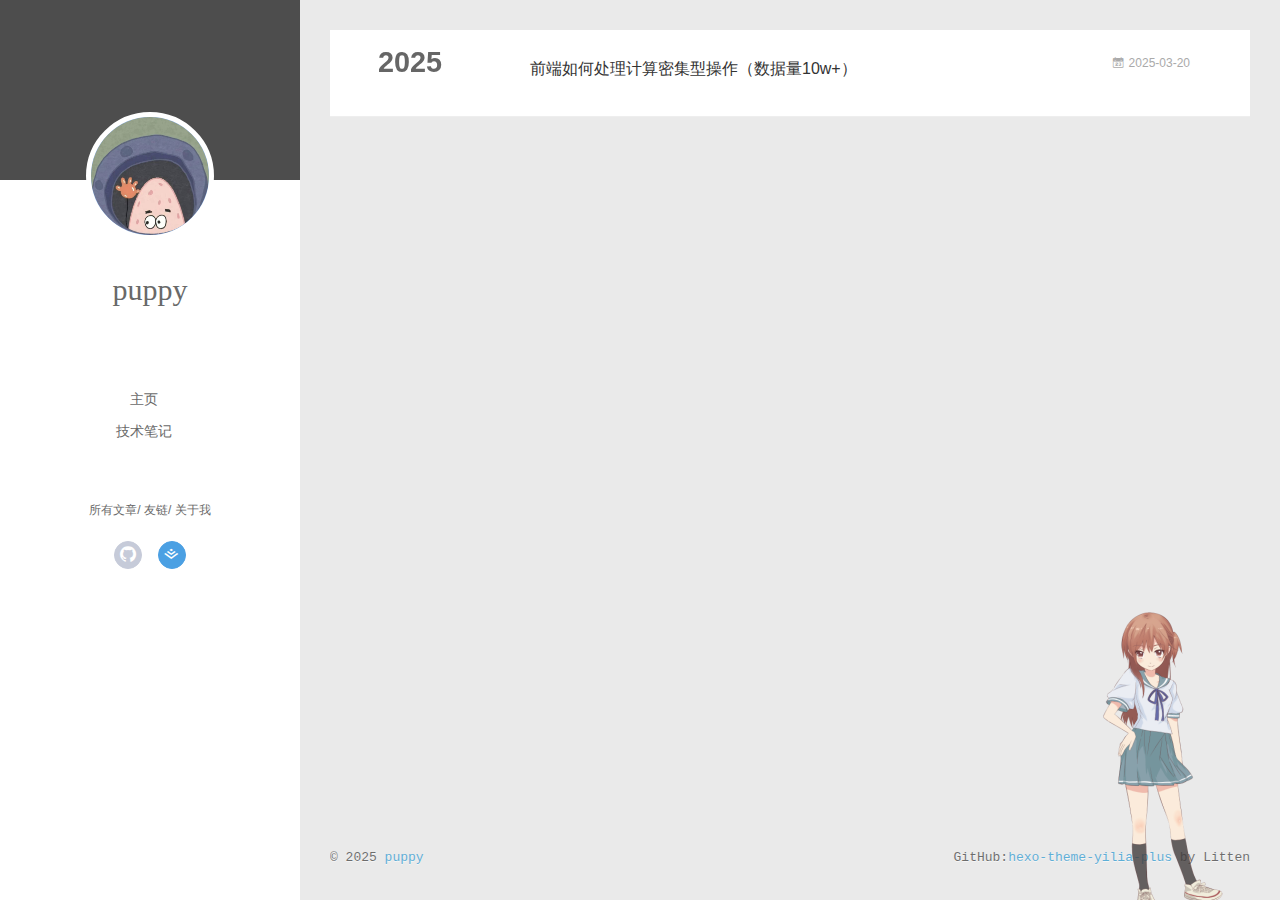
<file: archives/2025/03/index.html>
<!DOCTYPE html>
<html>
<head>
  <meta charset="utf-8">
  
  <meta name="renderer" content="webkit">
  <meta http-equiv="X-UA-Compatible" content="IE=edge" >
  <link rel="dns-prefetch" href="https://ispuppy.github.io">
  <title>Archives: 2025/3 | puppy</title>
  <meta name="generator" content="hexo-theme-yilia-plus">
  <meta name="viewport" content="width=device-width, initial-scale=1, maximum-scale=1">
  
  <meta property="og:type" content="website">
<meta property="og:title" content="puppy">
<meta property="og:url" content="https://ispuppy.github.io/archives/2025/03/index.html">
<meta property="og:site_name" content="puppy">
<meta property="og:locale" content="en_US">
<meta property="article:author" content="puppy">
<meta name="twitter:card" content="summary">
  
    <link rel="alternative" href="/atom.xml" title="puppy" type="application/atom+xml">
  
  
    <link rel="icon" href="/img/head.jpg">
  
  
    <link rel="apple-touch-icon" href="/apple-touch-icon-180x180.png">
  
  <link rel="stylesheet" type="text/css" href="/./main.a5fda8.css">
  <style type="text/css">
    
    #container.show {
      background: linear-gradient(200deg,#a0cfe4,#e8c37e);
    }
  </style>
  

  

  
    
 	  <script src="/lib/clickLove.js"></script>
  
  


  

</head>

<body>
  <div id="container" q-class="show:isCtnShow">
    <canvas id="anm-canvas" class="anm-canvas"></canvas>
    <div class="left-col" q-class="show:isShow">
      


<div class="overlay" style="background: #4d4d4d;"></div>
<div class="intrude-less">
	<header id="header" class="inner">
		<a href="/" class="profilepic">
			<img src="/img/head.jpg" class="js-avatar">
		</a>
		<hgroup>
			<h1 class="header-author"><a href="/">puppy</a></h1>
		</hgroup>
		

		<nav class="header-menu">
			<ul>
			
				<li><a href="/" >主页</a></li>
			
				<li><a target="_blank" rel="noopener" href="https://puppy.xin/blog/" >技术笔记</a></li>
			
			</ul>
		</nav>
		<nav class="header-smart-menu">
			
				
					<a q-on="click: openSlider(e, 'innerArchive')" href="javascript:void(0)">所有文章</a>
				
			
				
					<a q-on="click: openSlider(e, 'friends')" href="javascript:void(0)">友链</a>
				
			
				
					<a q-on="click: openSlider(e, 'aboutme')" href="javascript:void(0)">关于我</a>
				
			
		</nav>
		<nav class="header-nav">
			<div class="social">
				
					
						<a class="github" target="_blank" rel="noopener" href="https://github.com/ispuppy" 
												title="GitHub" ><i class="icon-github"></i></a>
					
				
					
						<a class="juejin" target="_blank" rel="noopener" href="https://juejin.cn/user/1328669081995608" 
												title="掘金" ><i class="icon-juejin"></i></a>
					
				
			</div>
		
		</nav>
	</header>		
</div>

    </div>
    <div class="mid-col" q-class="show:isShow,hide:isShow|isFalse">
      
      
<nav id="mobile-nav">
  	<div class="overlay js-overlay" style="background: #4d4d4d"></div>
	<div class="btnctn js-mobile-btnctn">
  		<div class="slider-trigger list" q-on="click: openSlider(e)"><i class="icon icon-sort"></i></div>
	</div>
	<div class="intrude-less">
		<header id="header" class="inner">
			<div class="profilepic">
				<a href="/">
					<img src="/img/head.jpg" class="js-avatar">
				</a>
			</div>
			<hgroup>
			  <h1 class="header-author js-header-author">puppy</h1>
			</hgroup>
			
			
			
				
			
				
			
			
			
			<nav class="header-nav">
				<div class="social">
					
						
						<a class="github" target="_blank" 
							href="https://github.com/ispuppy" title="GitHub"><i class="icon-github"></i></a>
						
					
						
						<a class="juejin" target="_blank" 
							href="https://juejin.cn/user/1328669081995608" title="掘金"><i class="icon-juejin"></i></a>
						
					
				</div>
			</nav>

			<nav class="header-menu js-header-menu">
				<ul style="width: 50%">
				
				
					<li style="width: 50%"><a href="/">主页</a></li>
		        
					<li style="width: 50%"><a target="_blank" rel="noopener" href="https://puppy.xin/blog/">技术笔记</a></li>
		        
				</ul>
			</nav>
		</header>				
	</div>
	<div class="mobile-mask" style="display:none" q-show="isShow"></div>
</nav>

      <div id="wrapper" class="body-wrap">
        <div class="menu-l">
          <div class="canvas-wrap">
            <canvas data-colors="#eaeaea" data-sectionHeight="100" data-contentId="js-content" id="myCanvas1"
              class="anm-canvas"></canvas>
          </div>
          <div id="js-content" class="content-ll">
            
  
  
    
    
      
      
      <section class="archives-wrap">
        <div class="archive-year-wrap">
          <a href="/archives/2025" class="archive-year">2025</a>
        </div>
        <div class="archives">
    
    <article class="archive-article archive-type-post">
  <div class="archive-article-inner">
    <header class="archive-article-header">
      	<div class="article-meta">
	      	
<a href="/2025/03/20/massDataProcess/" class="archive-article-date">
        <time datetime="2025-03-20T07:56:37.000Z" itemprop="datePublished"><i class="icon-calendar icon"></i>2025-03-20</time>
</a>

        </div>
    	 
  
    <h1 itemprop="name">
	
	  <a class="archive-article-title" href="/2025/03/20/massDataProcess/" target="_blank">前端如何处理计算密集型操作（数据量10w+）</a>
  
    </h1>
  


        <div class="article-info info-on-right">
          
          

        </div>
        <div class="clearfix"></div>
    </header>
  </div>
</article>
  
  
    </div></section>
  

    


          </div>
        </div>
      </div>
      <footer id="footer">
  <div class="outer">
    <div id="footer-info">
    	<div class="footer-left">
    		&copy; 2025 <a href="https://ispuppy.github.io/" target="_blank">puppy</a>
    	</div>
      	<div class="footer-right">
			
			
      		GitHub:<a href="https://github.com/JoeyBling/hexo-theme-yilia-plus" target="_blank">hexo-theme-yilia-plus</a> by Litten
      	</div>
    </div>
  </div>
  
  
	<script src="/lib/busuanzi.pure.js"></script>
	
  
  
	
	<span id="busuanzi_container_site_pv" style="display:none">
		本站总访问量<span id="busuanzi_value_site_pv"></span>次	
	        <span class="post-meta-divider" >|</span>
	</span>
  	<span id="busuanzi_container_site_uv" style='display:none'>
  		本站访客数<span id="busuanzi_value_site_uv"></span>人
  	</span>
  
</footer>

    </div>
    <script>
	var yiliaConfig = {
		mathjax: false,
		isHome: false,
		isPost: false,
		isArchive: true,
		isTag: false,
		isCategory: false,
		open_in_new: true,
		toc_hide_index: true,
		root: "/",
		innerArchive: true,
		showTags: true
	}
</script>

<script>!function(r){function e(t){if(i[t])return i[t].exports;var n=i[t]={exports:{},id:t,loaded:!1};return r[t].call(n.exports,n,n.exports,e),n.loaded=!0,n.exports}var i={};e.m=r,e.c=i,e.p="./",e(0)}([function(t,n,r){r(208),t.exports=r(205)},function(t,n,r){var d=r(3),y=r(46),g=r(26),b=r(27),x=r(47),m="prototype",S=function(t,n,r){var e,i,o,u,c=t&S.F,f=t&S.G,a=t&S.S,s=t&S.P,l=t&S.B,h=f?d:a?d[n]||(d[n]={}):(d[n]||{})[m],v=f?y:y[n]||(y[n]={}),p=v[m]||(v[m]={});for(e in f&&(r=n),r)o=((i=!c&&h&&void 0!==h[e])?h:r)[e],u=l&&i?x(o,d):s&&"function"==typeof o?x(Function.call,o):o,h&&b(h,e,o,t&S.U),v[e]!=o&&g(v,e,u),s&&p[e]!=o&&(p[e]=o)};d.core=y,S.F=1,S.G=2,S.S=4,S.P=8,S.B=16,S.W=32,S.U=64,S.R=128,t.exports=S},function(t,n,r){var e=r(5);t.exports=function(t){if(!e(t))throw TypeError(t+" is not an object!");return t}},function(t,n){var r=t.exports="undefined"!=typeof window&&window.Math==Math?window:"undefined"!=typeof self&&self.Math==Math?self:Function("return this")();"number"==typeof __g&&(__g=r)},function(t,n){t.exports=function(t){try{return!!t()}catch(t){return!0}}},function(t,n){t.exports=function(t){return"object"==typeof t?null!==t:"function"==typeof t}},function(t,n){var r=t.exports="undefined"!=typeof window&&window.Math==Math?window:"undefined"!=typeof self&&self.Math==Math?self:Function("return this")();"number"==typeof __g&&(__g=r)},function(t,n,r){var e=r(118)("wks"),i=r(79),o=r(3).Symbol,u="function"==typeof o;(t.exports=function(t){return e[t]||(e[t]=u&&o[t]||(u?o:i)("Symbol."+t))}).store=e},function(t,n,r){var e=r(49),i=Math.min;t.exports=function(t){return 0<t?i(e(t),9007199254740991):0}},function(t,n){var r={}.hasOwnProperty;t.exports=function(t,n){return r.call(t,n)}},function(t,n,r){t.exports=!r(4)(function(){return 7!=Object.defineProperty({},"a",{get:function(){return 7}}).a})},function(t,n,r){var e=r(2),i=r(174),o=r(53),u=Object.defineProperty;n.f=r(10)?Object.defineProperty:function(t,n,r){if(e(t),n=o(n,!0),e(r),i)try{return u(t,n,r)}catch(t){}if("get"in r||"set"in r)throw TypeError("Accessors not supported!");return"value"in r&&(t[n]=r.value),t}},function(t,n,r){t.exports=!r(20)(function(){return 7!=Object.defineProperty({},"a",{get:function(){return 7}}).a})},function(t,n,r){var e=r(14),i=r(24);t.exports=r(12)?function(t,n,r){return e.f(t,n,i(1,r))}:function(t,n,r){return t[n]=r,t}},function(t,n,r){var e=r(22),i=r(60),o=r(42),u=Object.defineProperty;n.f=r(12)?Object.defineProperty:function(t,n,r){if(e(t),n=o(n,!0),e(r),i)try{return u(t,n,r)}catch(t){}if("get"in r||"set"in r)throw TypeError("Accessors not supported!");return"value"in r&&(t[n]=r.value),t}},function(t,n,r){var e=r(96),i=r(34);t.exports=function(t){return e(i(t))}},function(t,n,r){var e=r(40)("wks"),i=r(25),o=r(6).Symbol,u="function"==typeof o;(t.exports=function(t){return e[t]||(e[t]=u&&o[t]||(u?o:i)("Symbol."+t))}).store=e},function(t,n,r){var e=r(51);t.exports=function(t){return Object(e(t))}},function(t,n){t.exports=function(t){return"object"==typeof t?null!==t:"function"==typeof t}},function(t,n){var r=t.exports={version:"2.6.9"};"number"==typeof __e&&(__e=r)},function(t,n){t.exports=function(t){try{return!!t()}catch(t){return!0}}},function(t,n){t.exports=function(t){if("function"!=typeof t)throw TypeError(t+" is not a function!");return t}},function(t,n,r){var e=r(18);t.exports=function(t){if(!e(t))throw TypeError(t+" is not an object!");return t}},function(t,n){t.exports=!0},function(t,n){t.exports=function(t,n){return{enumerable:!(1&t),configurable:!(2&t),writable:!(4&t),value:n}}},function(t,n){var r=0,e=Math.random();t.exports=function(t){return"Symbol(".concat(void 0===t?"":t,")_",(++r+e).toString(36))}},function(t,n,r){var e=r(11),i=r(75);t.exports=r(10)?function(t,n,r){return e.f(t,n,i(1,r))}:function(t,n,r){return t[n]=r,t}},function(t,n,r){var o=r(3),u=r(26),c=r(30),f=r(79)("src"),e=r(219),i="toString",a=(""+e).split(i);r(46).inspectSource=function(t){return e.call(t)},(t.exports=function(t,n,r,e){var i="function"==typeof r;i&&(c(r,"name")||u(r,"name",n)),t[n]!==r&&(i&&(c(r,f)||u(r,f,t[n]?""+t[n]:a.join(String(n)))),t===o?t[n]=r:e?t[n]?t[n]=r:u(t,n,r):(delete t[n],u(t,n,r)))})(Function.prototype,i,function(){return"function"==typeof this&&this[f]||e.call(this)})},function(t,n,r){var e=r(1),i=r(4),u=r(51),c=/"/g,o=function(t,n,r,e){var i=String(u(t)),o="<"+n;return""!==r&&(o+=" "+r+'="'+String(e).replace(c,"&quot;")+'"'),o+">"+i+"</"+n+">"};t.exports=function(n,t){var r={};r[n]=t(o),e(e.P+e.F*i(function(){var t=""[n]('"');return t!==t.toLowerCase()||3<t.split('"').length}),"String",r)}},function(t,n,r){var e=r(65),i=r(35);t.exports=Object.keys||function(t){return e(t,i)}},function(t,n){var r={}.hasOwnProperty;t.exports=function(t,n){return r.call(t,n)}},function(t,n,r){var e=r(117),i=r(75),o=r(33),u=r(53),c=r(30),f=r(174),a=Object.getOwnPropertyDescriptor;n.f=r(10)?a:function(t,n){if(t=o(t),n=u(n,!0),f)try{return a(t,n)}catch(t){}if(c(t,n))return i(!e.f.call(t,n),t[n])}},function(t,n,r){var e=r(30),i=r(17),o=r(154)("IE_PROTO"),u=Object.prototype;t.exports=Object.getPrototypeOf||function(t){return t=i(t),e(t,o)?t[o]:"function"==typeof t.constructor&&t instanceof t.constructor?t.constructor.prototype:t instanceof Object?u:null}},function(t,n,r){var e=r(116),i=r(51);t.exports=function(t){return e(i(t))}},function(t,n){t.exports=function(t){if(null==t)throw TypeError("Can't call method on  "+t);return t}},function(t,n){t.exports="constructor,hasOwnProperty,isPrototypeOf,propertyIsEnumerable,toLocaleString,toString,valueOf".split(",")},function(t,n){t.exports={}},function(t,n){n.f={}.propertyIsEnumerable},function(t,n,r){var e=r(14).f,i=r(9),o=r(16)("toStringTag");t.exports=function(t,n,r){t&&!i(t=r?t:t.prototype,o)&&e(t,o,{configurable:!0,value:n})}},function(t,n,r){var e=r(40)("keys"),i=r(25);t.exports=function(t){return e[t]||(e[t]=i(t))}},function(t,n,r){var e=r(19),i=r(6),o="__core-js_shared__",u=i[o]||(i[o]={});(t.exports=function(t,n){return u[t]||(u[t]=void 0!==n?n:{})})("versions",[]).push({version:e.version,mode:r(23)?"pure":"global",copyright:"© 2019 Denis Pushkarev (zloirock.ru)"})},function(t,n){var r=Math.ceil,e=Math.floor;t.exports=function(t){return isNaN(t=+t)?0:(0<t?e:r)(t)}},function(t,n,r){var i=r(18);t.exports=function(t,n){if(!i(t))return t;var r,e;if(n&&"function"==typeof(r=t.toString)&&!i(e=r.call(t)))return e;if("function"==typeof(r=t.valueOf)&&!i(e=r.call(t)))return e;if(!n&&"function"==typeof(r=t.toString)&&!i(e=r.call(t)))return e;throw TypeError("Can't convert object to primitive value")}},function(t,n,r){var e=r(6),i=r(19),o=r(23),u=r(44),c=r(14).f;t.exports=function(t){var n=i.Symbol||(i.Symbol=o?{}:e.Symbol||{});"_"==t.charAt(0)||t in n||c(n,t,{value:u.f(t)})}},function(t,n,r){n.f=r(16)},function(t,n){var r={}.toString;t.exports=function(t){return r.call(t).slice(8,-1)}},function(t,n){var r=t.exports={version:"2.6.9"};"number"==typeof __e&&(__e=r)},function(t,n,r){var o=r(21);t.exports=function(e,i,t){if(o(e),void 0===i)return e;switch(t){case 1:return function(t){return e.call(i,t)};case 2:return function(t,n){return e.call(i,t,n)};case 3:return function(t,n,r){return e.call(i,t,n,r)}}return function(){return e.apply(i,arguments)}}},function(t,n,r){"use strict";var e=r(4);t.exports=function(t,n){return!!t&&e(function(){n?t.call(null,function(){},1):t.call(null)})}},function(t,n){var r=Math.ceil,e=Math.floor;t.exports=function(t){return isNaN(t=+t)?0:(0<t?e:r)(t)}},function(t,n,r){var x=r(47),m=r(116),S=r(17),w=r(8),e=r(138);t.exports=function(l,t){var h=1==l,v=2==l,p=3==l,d=4==l,y=6==l,g=5==l||y,b=t||e;return function(t,n,r){for(var e,i,o=S(t),u=m(o),c=x(n,r,3),f=w(u.length),a=0,s=h?b(t,f):v?b(t,0):void 0;a<f;a++)if((g||a in u)&&(i=c(e=u[a],a,o),l))if(h)s[a]=i;else if(i)switch(l){case 3:return!0;case 5:return e;case 6:return a;case 2:s.push(e)}else if(d)return!1;return y?-1:p||d?d:s}}},function(t,n){t.exports=function(t){if(null==t)throw TypeError("Can't call method on  "+t);return t}},function(t,n,r){var i=r(1),o=r(46),u=r(4);t.exports=function(t,n){var r=(o.Object||{})[t]||Object[t],e={};e[t]=n(r),i(i.S+i.F*u(function(){r(1)}),"Object",e)}},function(t,n,r){var i=r(5);t.exports=function(t,n){if(!i(t))return t;var r,e;if(n&&"function"==typeof(r=t.toString)&&!i(e=r.call(t)))return e;if("function"==typeof(r=t.valueOf)&&!i(e=r.call(t)))return e;if(!n&&"function"==typeof(r=t.toString)&&!i(e=r.call(t)))return e;throw TypeError("Can't convert object to primitive value")}},function(t,n,r){var d=r(6),y=r(19),g=r(93),b=r(13),x=r(9),m="prototype",S=function(t,n,r){var e,i,o,u=t&S.F,c=t&S.G,f=t&S.S,a=t&S.P,s=t&S.B,l=t&S.W,h=c?y:y[n]||(y[n]={}),v=h[m],p=c?d:f?d[n]:(d[n]||{})[m];for(e in c&&(r=n),r)(i=!u&&p&&void 0!==p[e])&&x(h,e)||(o=i?p[e]:r[e],h[e]=c&&"function"!=typeof p[e]?r[e]:s&&i?g(o,d):l&&p[e]==o?function(e){var t=function(t,n,r){if(this instanceof e){switch(arguments.length){case 0:return new e;case 1:return new e(t);case 2:return new e(t,n)}return new e(t,n,r)}return e.apply(this,arguments)};return t[m]=e[m],t}(o):a&&"function"==typeof o?g(Function.call,o):o,a&&((h.virtual||(h.virtual={}))[e]=o,t&S.R&&v&&!v[e]&&b(v,e,o)))};S.F=1,S.G=2,S.S=4,S.P=8,S.B=16,S.W=32,S.U=64,S.R=128,t.exports=S},function(t,n,r){var e=r(34);t.exports=function(t){return Object(e(t))}},function(t,n,r){var o=r(196),e=r(1),i=r(118)("metadata"),u=i.store||(i.store=new(r(200))),c=function(t,n,r){var e=u.get(t);if(!e){if(!r)return;u.set(t,e=new o)}var i=e.get(n);if(!i){if(!r)return;e.set(n,i=new o)}return i};t.exports={store:u,map:c,has:function(t,n,r){var e=c(n,r,!1);return void 0!==e&&e.has(t)},get:function(t,n,r){var e=c(n,r,!1);return void 0===e?void 0:e.get(t)},set:function(t,n,r,e){c(r,e,!0).set(t,n)},keys:function(t,n){var r=c(t,n,!1),e=[];return r&&r.forEach(function(t,n){e.push(n)}),e},key:function(t){return void 0===t||"symbol"==typeof t?t:String(t)},exp:function(t){e(e.S,"Reflect",t)}}},function(t,n,r){"use strict";if(r(10)){var g=r(68),b=r(3),x=r(4),m=r(1),S=r(132),e=r(159),h=r(47),w=r(70),i=r(75),_=r(26),o=r(76),u=r(49),O=r(8),E=r(194),c=r(78),f=r(53),a=r(30),M=r(81),P=r(5),v=r(17),p=r(145),j=r(72),F=r(32),A=r(73).f,d=r(161),s=r(79),l=r(7),y=r(50),I=r(120),L=r(119),N=r(162),T=r(82),k=r(125),R=r(77),C=r(137),D=r(166),G=r(11),W=r(31),U=G.f,V=W.f,B=b.RangeError,q=b.TypeError,z=b.Uint8Array,K="ArrayBuffer",H="Shared"+K,J="BYTES_PER_ELEMENT",$="prototype",Y=Array[$],X=e.ArrayBuffer,Q=e.DataView,Z=y(0),tt=y(2),nt=y(3),rt=y(4),et=y(5),it=y(6),ot=I(!0),ut=I(!1),ct=N.values,ft=N.keys,at=N.entries,st=Y.lastIndexOf,lt=Y.reduce,ht=Y.reduceRight,vt=Y.join,pt=Y.sort,dt=Y.slice,yt=Y.toString,gt=Y.toLocaleString,bt=l("iterator"),xt=l("toStringTag"),mt=s("typed_constructor"),St=s("def_constructor"),wt=S.CONSTR,_t=S.TYPED,Ot=S.VIEW,Et="Wrong length!",Mt=y(1,function(t,n){return It(L(t,t[St]),n)}),Pt=x(function(){return 1===new z(new Uint16Array([1]).buffer)[0]}),jt=!!z&&!!z[$].set&&x(function(){new z(1).set({})}),Ft=function(t,n){var r=u(t);if(r<0||r%n)throw B("Wrong offset!");return r},At=function(t){if(P(t)&&_t in t)return t;throw q(t+" is not a typed array!")},It=function(t,n){if(!(P(t)&&mt in t))throw q("It is not a typed array constructor!");return new t(n)},Lt=function(t,n){return Nt(L(t,t[St]),n)},Nt=function(t,n){for(var r=0,e=n.length,i=It(t,e);r<e;)i[r]=n[r++];return i},Tt=function(t,n,r){U(t,n,{get:function(){return this._d[r]}})},kt=function(t){var n,r,e,i,o,u,c=v(t),f=arguments.length,a=1<f?arguments[1]:void 0,s=void 0!==a,l=d(c);if(null!=l&&!p(l)){for(u=l.call(c),e=[],n=0;!(o=u.next()).done;n++)e.push(o.value);c=e}for(s&&2<f&&(a=h(a,arguments[2],2)),n=0,r=O(c.length),i=It(this,r);n<r;n++)i[n]=s?a(c[n],n):c[n];return i},Rt=function(){for(var t=0,n=arguments.length,r=It(this,n);t<n;)r[t]=arguments[t++];return r},Ct=!!z&&x(function(){gt.call(new z(1))}),Dt=function(){return gt.apply(Ct?dt.call(At(this)):At(this),arguments)},Gt={copyWithin:function(t,n){return D.call(At(this),t,n,2<arguments.length?arguments[2]:void 0)},every:function(t){return rt(At(this),t,1<arguments.length?arguments[1]:void 0)},fill:function(t){return C.apply(At(this),arguments)},filter:function(t){return Lt(this,tt(At(this),t,1<arguments.length?arguments[1]:void 0))},find:function(t){return et(At(this),t,1<arguments.length?arguments[1]:void 0)},findIndex:function(t){return it(At(this),t,1<arguments.length?arguments[1]:void 0)},forEach:function(t){Z(At(this),t,1<arguments.length?arguments[1]:void 0)},indexOf:function(t){return ut(At(this),t,1<arguments.length?arguments[1]:void 0)},includes:function(t){return ot(At(this),t,1<arguments.length?arguments[1]:void 0)},join:function(t){return vt.apply(At(this),arguments)},lastIndexOf:function(t){return st.apply(At(this),arguments)},map:function(t){return Mt(At(this),t,1<arguments.length?arguments[1]:void 0)},reduce:function(t){return lt.apply(At(this),arguments)},reduceRight:function(t){return ht.apply(At(this),arguments)},reverse:function(){for(var t,n=this,r=At(n).length,e=Math.floor(r/2),i=0;i<e;)t=n[i],n[i++]=n[--r],n[r]=t;return n},some:function(t){return nt(At(this),t,1<arguments.length?arguments[1]:void 0)},sort:function(t){return pt.call(At(this),t)},subarray:function(t,n){var r=At(this),e=r.length,i=c(t,e);return new(L(r,r[St]))(r.buffer,r.byteOffset+i*r.BYTES_PER_ELEMENT,O((void 0===n?e:c(n,e))-i))}},Wt=function(t,n){return Lt(this,dt.call(At(this),t,n))},Ut=function(t){At(this);var n=Ft(arguments[1],1),r=this.length,e=v(t),i=O(e.length),o=0;if(r<i+n)throw B(Et);for(;o<i;)this[n+o]=e[o++]},Vt={entries:function(){return at.call(At(this))},keys:function(){return ft.call(At(this))},values:function(){return ct.call(At(this))}},Bt=function(t,n){return P(t)&&t[_t]&&"symbol"!=typeof n&&n in t&&String(+n)==String(n)},qt=function(t,n){return Bt(t,n=f(n,!0))?i(2,t[n]):V(t,n)},zt=function(t,n,r){return!(Bt(t,n=f(n,!0))&&P(r)&&a(r,"value"))||a(r,"get")||a(r,"set")||r.configurable||a(r,"writable")&&!r.writable||a(r,"enumerable")&&!r.enumerable?U(t,n,r):(t[n]=r.value,t)};wt||(W.f=qt,G.f=zt),m(m.S+m.F*!wt,"Object",{getOwnPropertyDescriptor:qt,defineProperty:zt}),x(function(){yt.call({})})&&(yt=gt=function(){return vt.call(this)});var Kt=o({},Gt);o(Kt,Vt),_(Kt,bt,Vt.values),o(Kt,{slice:Wt,set:Ut,constructor:function(){},toString:yt,toLocaleString:Dt}),Tt(Kt,"buffer","b"),Tt(Kt,"byteOffset","o"),Tt(Kt,"byteLength","l"),Tt(Kt,"length","e"),U(Kt,xt,{get:function(){return this[_t]}}),t.exports=function(t,l,n,o){var h=t+((o=!!o)?"Clamped":"")+"Array",r="get"+t,u="set"+t,v=b[h],c=v||{},e=v&&F(v),i=!v||!S.ABV,f={},a=v&&v[$],p=function(t,i){U(t,i,{get:function(){return t=i,(n=this._d).v[r](t*l+n.o,Pt);var t,n},set:function(t){return n=i,r=t,e=this._d,o&&(r=(r=Math.round(r))<0?0:255<r?255:255&r),void e.v[u](n*l+e.o,r,Pt);var n,r,e},enumerable:!0})};i?(v=n(function(t,n,r,e){w(t,v,h,"_d");var i,o,u,c,f=0,a=0;if(P(n)){if(!(n instanceof X||(c=M(n))==K||c==H))return _t in n?Nt(v,n):kt.call(v,n);i=n,a=Ft(r,l);var s=n.byteLength;if(void 0===e){if(s%l)throw B(Et);if((o=s-a)<0)throw B(Et)}else if(s<(o=O(e)*l)+a)throw B(Et);u=o/l}else u=E(n),i=new X(o=u*l);for(_(t,"_d",{b:i,o:a,l:o,e:u,v:new Q(i)});f<u;)p(t,f++)}),a=v[$]=j(Kt),_(a,"constructor",v)):x(function(){v(1)})&&x(function(){new v(-1)})&&k(function(t){new v,new v(null),new v(1.5),new v(t)},!0)||(v=n(function(t,n,r,e){var i;return w(t,v,h),P(n)?n instanceof X||(i=M(n))==K||i==H?void 0!==e?new c(n,Ft(r,l),e):void 0!==r?new c(n,Ft(r,l)):new c(n):_t in n?Nt(v,n):kt.call(v,n):new c(E(n))}),Z(e!==Function.prototype?A(c).concat(A(e)):A(c),function(t){t in v||_(v,t,c[t])}),v[$]=a,g||(a.constructor=v));var s=a[bt],d=!!s&&("values"==s.name||null==s.name),y=Vt.values;_(v,mt,!0),_(a,_t,h),_(a,Ot,!0),_(a,St,v),(o?new v(1)[xt]==h:xt in a)||U(a,xt,{get:function(){return h}}),f[h]=v,m(m.G+m.W+m.F*(v!=c),f),m(m.S,h,{BYTES_PER_ELEMENT:l}),m(m.S+m.F*x(function(){c.of.call(v,1)}),h,{from:kt,of:Rt}),J in a||_(a,J,l),m(m.P,h,Gt),R(h),m(m.P+m.F*jt,h,{set:Ut}),m(m.P+m.F*!d,h,Vt),g||a.toString==yt||(a.toString=yt),m(m.P+m.F*x(function(){new v(1).slice()}),h,{slice:Wt}),m(m.P+m.F*(x(function(){return[1,2].toLocaleString()!=new v([1,2]).toLocaleString()})||!x(function(){a.toLocaleString.call([1,2])})),h,{toLocaleString:Dt}),T[h]=d?s:y,g||d||_(a,bt,y)}}else t.exports=function(){}},function(t,n){var r={}.toString;t.exports=function(t){return r.call(t).slice(8,-1)}},function(t,n,r){var e=r(18),i=r(6).document,o=e(i)&&e(i.createElement);t.exports=function(t){return o?i.createElement(t):{}}},function(t,n,r){t.exports=!r(12)&&!r(20)(function(){return 7!=Object.defineProperty(r(59)("div"),"a",{get:function(){return 7}}).a})},function(t,n,r){"use strict";var x=r(23),m=r(54),S=r(66),w=r(13),_=r(36),O=r(98),E=r(38),M=r(104),P=r(16)("iterator"),j=!([].keys&&"next"in[].keys()),F="values",A=function(){return this};t.exports=function(t,n,r,e,i,o,u){O(r,n,e);var c,f,a,s=function(t){if(!j&&t in p)return p[t];switch(t){case"keys":case F:return function(){return new r(this,t)}}return function(){return new r(this,t)}},l=n+" Iterator",h=i==F,v=!1,p=t.prototype,d=p[P]||p["@@iterator"]||i&&p[i],y=d||s(i),g=i?h?s("entries"):y:void 0,b="Array"==n&&p.entries||d;if(b&&((a=M(b.call(new t)))!==Object.prototype&&a.next&&(E(a,l,!0),x||"function"==typeof a[P]||w(a,P,A))),h&&d&&d.name!==F&&(v=!0,y=function(){return d.call(this)}),x&&!u||!j&&!v&&p[P]||w(p,P,y),_[n]=y,_[l]=A,i)if(c={values:h?y:s(F),keys:o?y:s("keys"),entries:g},u)for(f in c)f in p||S(p,f,c[f]);else m(m.P+m.F*(j||v),n,c);return c}},function(t,n,e){var i=e(22),o=e(101),u=e(35),c=e(39)("IE_PROTO"),f=function(){},a="prototype",s=function(){var t,n=e(59)("iframe"),r=u.length;for(n.style.display="none",e(95).appendChild(n),n.src="javascript:",(t=n.contentWindow.document).open(),t.write("<script>document.F=Object<\/script>"),t.close(),s=t.F;r--;)delete s[a][u[r]];return s()};t.exports=Object.create||function(t,n){var r;return null!==t?(f[a]=i(t),r=new f,f[a]=null,r[c]=t):r=s(),void 0===n?r:o(r,n)}},function(t,n,r){var e=r(65),i=r(35).concat("length","prototype");n.f=Object.getOwnPropertyNames||function(t){return e(t,i)}},function(t,n){n.f=Object.getOwnPropertySymbols},function(t,n,r){var u=r(9),c=r(15),f=r(92)(!1),a=r(39)("IE_PROTO");t.exports=function(t,n){var r,e=c(t),i=0,o=[];for(r in e)r!=a&&u(e,r)&&o.push(r);for(;n.length>i;)u(e,r=n[i++])&&(~f(o,r)||o.push(r));return o}},function(t,n,r){t.exports=r(13)},function(t,n,r){var e=r(7)("unscopables"),i=Array.prototype;null==i[e]&&r(26)(i,e,{}),t.exports=function(t){i[e][t]=!0}},function(t,n){t.exports=!1},function(t,n,r){var e=r(79)("meta"),i=r(5),o=r(30),u=r(11).f,c=0,f=Object.isExtensible||function(){return!0},a=!r(4)(function(){return f(Object.preventExtensions({}))}),s=function(t){u(t,e,{value:{i:"O"+ ++c,w:{}}})},l=t.exports={KEY:e,NEED:!1,fastKey:function(t,n){if(!i(t))return"symbol"==typeof t?t:("string"==typeof t?"S":"P")+t;if(!o(t,e)){if(!f(t))return"F";if(!n)return"E";s(t)}return t[e].i},getWeak:function(t,n){if(!o(t,e)){if(!f(t))return!0;if(!n)return!1;s(t)}return t[e].w},onFreeze:function(t){return a&&l.NEED&&f(t)&&!o(t,e)&&s(t),t}}},function(t,n){t.exports=function(t,n,r,e){if(!(t instanceof n)||void 0!==e&&e in t)throw TypeError(r+": incorrect invocation!");return t}},function(t,n,r){var h=r(47),v=r(177),p=r(145),d=r(2),y=r(8),g=r(161),b={},x={};(n=t.exports=function(t,n,r,e,i){var o,u,c,f,a=i?function(){return t}:g(t),s=h(r,e,n?2:1),l=0;if("function"!=typeof a)throw TypeError(t+" is not iterable!");if(p(a)){for(o=y(t.length);l<o;l++)if((f=n?s(d(u=t[l])[0],u[1]):s(t[l]))===b||f===x)return f}else for(c=a.call(t);!(u=c.next()).done;)if((f=v(c,s,u.value,n))===b||f===x)return f}).BREAK=b,n.RETURN=x},function(t,n,e){var i=e(2),o=e(183),u=e(141),c=e(154)("IE_PROTO"),f=function(){},a="prototype",s=function(){var t,n=e(140)("iframe"),r=u.length;for(n.style.display="none",e(143).appendChild(n),n.src="javascript:",(t=n.contentWindow.document).open(),t.write("<script>document.F=Object<\/script>"),t.close(),s=t.F;r--;)delete s[a][u[r]];return s()};t.exports=Object.create||function(t,n){var r;return null!==t?(f[a]=i(t),r=new f,f[a]=null,r[c]=t):r=s(),void 0===n?r:o(r,n)}},function(t,n,r){var e=r(185),i=r(141).concat("length","prototype");n.f=Object.getOwnPropertyNames||function(t){return e(t,i)}},function(t,n,r){var e=r(185),i=r(141);t.exports=Object.keys||function(t){return e(t,i)}},function(t,n){t.exports=function(t,n){return{enumerable:!(1&t),configurable:!(2&t),writable:!(4&t),value:n}}},function(t,n,r){var i=r(27);t.exports=function(t,n,r){for(var e in n)i(t,e,n[e],r);return t}},function(t,n,r){"use strict";var e=r(3),i=r(11),o=r(10),u=r(7)("species");t.exports=function(t){var n=e[t];o&&n&&!n[u]&&i.f(n,u,{configurable:!0,get:function(){return this}})}},function(t,n,r){var e=r(49),i=Math.max,o=Math.min;t.exports=function(t,n){return(t=e(t))<0?i(t+n,0):o(t,n)}},function(t,n){var r=0,e=Math.random();t.exports=function(t){return"Symbol(".concat(void 0===t?"":t,")_",(++r+e).toString(36))}},function(t,n,r){var e=r(5);t.exports=function(t,n){if(!e(t)||t._t!==n)throw TypeError("Incompatible receiver, "+n+" required!");return t}},function(t,n,r){var i=r(45),o=r(7)("toStringTag"),u="Arguments"==i(function(){return arguments}());t.exports=function(t){var n,r,e;return void 0===t?"Undefined":null===t?"Null":"string"==typeof(r=function(t,n){try{return t[n]}catch(t){}}(n=Object(t),o))?r:u?i(n):"Object"==(e=i(n))&&"function"==typeof n.callee?"Arguments":e}},function(t,n){t.exports={}},function(t,n,r){var e=r(11).f,i=r(30),o=r(7)("toStringTag");t.exports=function(t,n,r){t&&!i(t=r?t:t.prototype,o)&&e(t,o,{configurable:!0,value:n})}},function(t,n,r){var u=r(1),e=r(51),c=r(4),f=r(157),i="["+f+"]",o=RegExp("^"+i+i+"*"),a=RegExp(i+i+"*$"),s=function(t,n,r){var e={},i=c(function(){return!!f[t]()||"​"!="​"[t]()}),o=e[t]=i?n(l):f[t];r&&(e[r]=o),u(u.P+u.F*i,"String",e)},l=s.trim=function(t,n){return t=String(e(t)),1&n&&(t=t.replace(o,"")),2&n&&(t=t.replace(a,"")),t};t.exports=s},function(t,n,r){t.exports={default:r(88),__esModule:!0}},function(t,n,r){t.exports={default:r(89),__esModule:!0}},function(t,n,r){"use strict";function e(t){return t&&t.__esModule?t:{default:t}}n.__esModule=!0;var i=e(r(86)),o=e(r(85)),u="function"==typeof o.default&&"symbol"==typeof i.default?function(t){return typeof t}:function(t){return t&&"function"==typeof o.default&&t.constructor===o.default&&t!==o.default.prototype?"symbol":typeof t};n.default="function"==typeof o.default&&"symbol"===u(i.default)?function(t){return void 0===t?"undefined":u(t)}:function(t){return t&&"function"==typeof o.default&&t.constructor===o.default&&t!==o.default.prototype?"symbol":void 0===t?"undefined":u(t)}},function(t,n,r){r(111),r(109),r(112),r(113),t.exports=r(19).Symbol},function(t,n,r){r(110),r(114),t.exports=r(44).f("iterator")},function(t,n){t.exports=function(t){if("function"!=typeof t)throw TypeError(t+" is not a function!");return t}},function(t,n){t.exports=function(){}},function(t,n,r){var f=r(15),a=r(107),s=r(106);t.exports=function(c){return function(t,n,r){var e,i=f(t),o=a(i.length),u=s(r,o);if(c&&n!=n){for(;u<o;)if((e=i[u++])!=e)return!0}else for(;u<o;u++)if((c||u in i)&&i[u]===n)return c||u||0;return!c&&-1}}},function(t,n,r){var o=r(90);t.exports=function(e,i,t){if(o(e),void 0===i)return e;switch(t){case 1:return function(t){return e.call(i,t)};case 2:return function(t,n){return e.call(i,t,n)};case 3:return function(t,n,r){return e.call(i,t,n,r)}}return function(){return e.apply(i,arguments)}}},function(t,n,r){var c=r(29),f=r(64),a=r(37);t.exports=function(t){var n=c(t),r=f.f;if(r)for(var e,i=r(t),o=a.f,u=0;i.length>u;)o.call(t,e=i[u++])&&n.push(e);return n}},function(t,n,r){var e=r(6).document;t.exports=e&&e.documentElement},function(t,n,r){var e=r(58);t.exports=Object("z").propertyIsEnumerable(0)?Object:function(t){return"String"==e(t)?t.split(""):Object(t)}},function(t,n,r){var e=r(58);t.exports=Array.isArray||function(t){return"Array"==e(t)}},function(t,n,r){"use strict";var e=r(62),i=r(24),o=r(38),u={};r(13)(u,r(16)("iterator"),function(){return this}),t.exports=function(t,n,r){t.prototype=e(u,{next:i(1,r)}),o(t,n+" Iterator")}},function(t,n){t.exports=function(t,n){return{value:n,done:!!t}}},function(t,n,r){var e=r(25)("meta"),i=r(18),o=r(9),u=r(14).f,c=0,f=Object.isExtensible||function(){return!0},a=!r(20)(function(){return f(Object.preventExtensions({}))}),s=function(t){u(t,e,{value:{i:"O"+ ++c,w:{}}})},l=t.exports={KEY:e,NEED:!1,fastKey:function(t,n){if(!i(t))return"symbol"==typeof t?t:("string"==typeof t?"S":"P")+t;if(!o(t,e)){if(!f(t))return"F";if(!n)return"E";s(t)}return t[e].i},getWeak:function(t,n){if(!o(t,e)){if(!f(t))return!0;if(!n)return!1;s(t)}return t[e].w},onFreeze:function(t){return a&&l.NEED&&f(t)&&!o(t,e)&&s(t),t}}},function(t,n,r){var u=r(14),c=r(22),f=r(29);t.exports=r(12)?Object.defineProperties:function(t,n){c(t);for(var r,e=f(n),i=e.length,o=0;o<i;)u.f(t,r=e[o++],n[r]);return t}},function(t,n,r){var e=r(37),i=r(24),o=r(15),u=r(42),c=r(9),f=r(60),a=Object.getOwnPropertyDescriptor;n.f=r(12)?a:function(t,n){if(t=o(t),n=u(n,!0),f)try{return a(t,n)}catch(t){}if(c(t,n))return i(!e.f.call(t,n),t[n])}},function(t,n,r){var e=r(15),i=r(63).f,o={}.toString,u="object"==typeof window&&window&&Object.getOwnPropertyNames?Object.getOwnPropertyNames(window):[];t.exports.f=function(t){return u&&"[object Window]"==o.call(t)?function(t){try{return i(t)}catch(t){return u.slice()}}(t):i(e(t))}},function(t,n,r){var e=r(9),i=r(55),o=r(39)("IE_PROTO"),u=Object.prototype;t.exports=Object.getPrototypeOf||function(t){return t=i(t),e(t,o)?t[o]:"function"==typeof t.constructor&&t instanceof t.constructor?t.constructor.prototype:t instanceof Object?u:null}},function(t,n,r){var f=r(41),a=r(34);t.exports=function(c){return function(t,n){var r,e,i=String(a(t)),o=f(n),u=i.length;return o<0||u<=o?c?"":void 0:(r=i.charCodeAt(o))<55296||56319<r||o+1===u||(e=i.charCodeAt(o+1))<56320||57343<e?c?i.charAt(o):r:c?i.slice(o,o+2):e-56320+(r-55296<<10)+65536}}},function(t,n,r){var e=r(41),i=Math.max,o=Math.min;t.exports=function(t,n){return(t=e(t))<0?i(t+n,0):o(t,n)}},function(t,n,r){var e=r(41),i=Math.min;t.exports=function(t){return 0<t?i(e(t),9007199254740991):0}},function(t,n,r){"use strict";var e=r(91),i=r(99),o=r(36),u=r(15);t.exports=r(61)(Array,"Array",function(t,n){this._t=u(t),this._i=0,this._k=n},function(){var t=this._t,n=this._k,r=this._i++;return!t||r>=t.length?(this._t=void 0,i(1)):i(0,"keys"==n?r:"values"==n?t[r]:[r,t[r]])},"values"),o.Arguments=o.Array,e("keys"),e("values"),e("entries")},function(t,n){},function(t,n,r){"use strict";var e=r(105)(!0);r(61)(String,"String",function(t){this._t=String(t),this._i=0},function(){var t,n=this._t,r=this._i;return r>=n.length?{value:void 0,done:!0}:(t=e(n,r),this._i+=t.length,{value:t,done:!1})})},function(t,n,r){"use strict";var e=r(6),u=r(9),i=r(12),o=r(54),c=r(66),f=r(100).KEY,a=r(20),s=r(40),l=r(38),h=r(25),v=r(16),p=r(44),d=r(43),y=r(94),g=r(97),b=r(22),x=r(18),m=r(55),S=r(15),w=r(42),_=r(24),O=r(62),E=r(103),M=r(102),P=r(64),j=r(14),F=r(29),A=M.f,I=j.f,L=E.f,N=e.Symbol,T=e.JSON,k=T&&T.stringify,R="prototype",C=v("_hidden"),D=v("toPrimitive"),G={}.propertyIsEnumerable,W=s("symbol-registry"),U=s("symbols"),V=s("op-symbols"),B=Object[R],q="function"==typeof N&&!!P.f,z=e.QObject,K=!z||!z[R]||!z[R].findChild,H=i&&a(function(){return 7!=O(I({},"a",{get:function(){return I(this,"a",{value:7}).a}})).a})?function(t,n,r){var e=A(B,n);e&&delete B[n],I(t,n,r),e&&t!==B&&I(B,n,e)}:I,J=function(t){var n=U[t]=O(N[R]);return n._k=t,n},$=q&&"symbol"==typeof N.iterator?function(t){return"symbol"==typeof t}:function(t){return t instanceof N},Y=function(t,n,r){return t===B&&Y(V,n,r),b(t),n=w(n,!0),b(r),u(U,n)?(r.enumerable?(u(t,C)&&t[C][n]&&(t[C][n]=!1),r=O(r,{enumerable:_(0,!1)})):(u(t,C)||I(t,C,_(1,{})),t[C][n]=!0),H(t,n,r)):I(t,n,r)},X=function(t,n){b(t);for(var r,e=y(n=S(n)),i=0,o=e.length;i<o;)Y(t,r=e[i++],n[r]);return t},Q=function(t){var n=G.call(this,t=w(t,!0));return!(this===B&&u(U,t)&&!u(V,t))&&(!(n||!u(this,t)||!u(U,t)||u(this,C)&&this[C][t])||n)},Z=function(t,n){if(t=S(t),n=w(n,!0),t!==B||!u(U,n)||u(V,n)){var r=A(t,n);return!r||!u(U,n)||u(t,C)&&t[C][n]||(r.enumerable=!0),r}},tt=function(t){for(var n,r=L(S(t)),e=[],i=0;r.length>i;)u(U,n=r[i++])||n==C||n==f||e.push(n);return e},nt=function(t){for(var n,r=t===B,e=L(r?V:S(t)),i=[],o=0;e.length>o;)!u(U,n=e[o++])||r&&!u(B,n)||i.push(U[n]);return i};q||(c((N=function(){if(this instanceof N)throw TypeError("Symbol is not a constructor!");var n=h(0<arguments.length?arguments[0]:void 0),r=function(t){this===B&&r.call(V,t),u(this,C)&&u(this[C],n)&&(this[C][n]=!1),H(this,n,_(1,t))};return i&&K&&H(B,n,{configurable:!0,set:r}),J(n)})[R],"toString",function(){return this._k}),M.f=Z,j.f=Y,r(63).f=E.f=tt,r(37).f=Q,P.f=nt,i&&!r(23)&&c(B,"propertyIsEnumerable",Q,!0),p.f=function(t){return J(v(t))}),o(o.G+o.W+o.F*!q,{Symbol:N});for(var rt="hasInstance,isConcatSpreadable,iterator,match,replace,search,species,split,toPrimitive,toStringTag,unscopables".split(","),et=0;rt.length>et;)v(rt[et++]);for(var it=F(v.store),ot=0;it.length>ot;)d(it[ot++]);o(o.S+o.F*!q,"Symbol",{for:function(t){return u(W,t+="")?W[t]:W[t]=N(t)},keyFor:function(t){if(!$(t))throw TypeError(t+" is not a symbol!");for(var n in W)if(W[n]===t)return n},useSetter:function(){K=!0},useSimple:function(){K=!1}}),o(o.S+o.F*!q,"Object",{create:function(t,n){return void 0===n?O(t):X(O(t),n)},defineProperty:Y,defineProperties:X,getOwnPropertyDescriptor:Z,getOwnPropertyNames:tt,getOwnPropertySymbols:nt});var ut=a(function(){P.f(1)});o(o.S+o.F*ut,"Object",{getOwnPropertySymbols:function(t){return P.f(m(t))}}),T&&o(o.S+o.F*(!q||a(function(){var t=N();return"[null]"!=k([t])||"{}"!=k({a:t})||"{}"!=k(Object(t))})),"JSON",{stringify:function(t){for(var n,r,e=[t],i=1;arguments.length>i;)e.push(arguments[i++]);if(r=n=e[1],(x(n)||void 0!==t)&&!$(t))return g(n)||(n=function(t,n){if("function"==typeof r&&(n=r.call(this,t,n)),!$(n))return n}),e[1]=n,k.apply(T,e)}}),N[R][D]||r(13)(N[R],D,N[R].valueOf),l(N,"Symbol"),l(Math,"Math",!0),l(e.JSON,"JSON",!0)},function(t,n,r){r(43)("asyncIterator")},function(t,n,r){r(43)("observable")},function(t,n,r){r(108);for(var e=r(6),i=r(13),o=r(36),u=r(16)("toStringTag"),c="CSSRuleList,CSSStyleDeclaration,CSSValueList,ClientRectList,DOMRectList,DOMStringList,DOMTokenList,DataTransferItemList,FileList,HTMLAllCollection,HTMLCollection,HTMLFormElement,HTMLSelectElement,MediaList,MimeTypeArray,NamedNodeMap,NodeList,PaintRequestList,Plugin,PluginArray,SVGLengthList,SVGNumberList,SVGPathSegList,SVGPointList,SVGStringList,SVGTransformList,SourceBufferList,StyleSheetList,TextTrackCueList,TextTrackList,TouchList".split(","),f=0;f<c.length;f++){var a=c[f],s=e[a],l=s&&s.prototype;l&&!l[u]&&i(l,u,a),o[a]=o.Array}},function(t,n,r){"use strict";var e=r(2);t.exports=function(){var t=e(this),n="";return t.global&&(n+="g"),t.ignoreCase&&(n+="i"),t.multiline&&(n+="m"),t.unicode&&(n+="u"),t.sticky&&(n+="y"),n}},function(t,n,r){var e=r(45);t.exports=Object("z").propertyIsEnumerable(0)?Object:function(t){return"String"==e(t)?t.split(""):Object(t)}},function(t,n){n.f={}.propertyIsEnumerable},function(t,n,r){var e=r(46),i=r(3),o="__core-js_shared__",u=i[o]||(i[o]={});(t.exports=function(t,n){return u[t]||(u[t]=void 0!==n?n:{})})("versions",[]).push({version:e.version,mode:r(68)?"pure":"global",copyright:"© 2019 Denis Pushkarev (zloirock.ru)"})},function(t,n,r){var i=r(2),o=r(21),u=r(7)("species");t.exports=function(t,n){var r,e=i(t).constructor;return void 0===e||null==(r=i(e)[u])?n:o(r)}},function(t,n,r){var f=r(33),a=r(8),s=r(78);t.exports=function(c){return function(t,n,r){var e,i=f(t),o=a(i.length),u=s(r,o);if(c&&n!=n){for(;u<o;)if((e=i[u++])!=e)return!0}else for(;u<o;u++)if((c||u in i)&&i[u]===n)return c||u||0;return!c&&-1}}},function(t,n,r){"use strict";var g=r(3),b=r(1),x=r(27),m=r(76),S=r(69),w=r(71),_=r(70),O=r(5),E=r(4),M=r(125),P=r(83),j=r(144);t.exports=function(e,t,n,r,i,o){var u=g[e],c=u,f=i?"set":"add",a=c&&c.prototype,s={},l=function(t){var r=a[t];x(a,t,"delete"==t?function(t){return!(o&&!O(t))&&r.call(this,0===t?0:t)}:"has"==t?function(t){return!(o&&!O(t))&&r.call(this,0===t?0:t)}:"get"==t?function(t){return o&&!O(t)?void 0:r.call(this,0===t?0:t)}:"add"==t?function(t){return r.call(this,0===t?0:t),this}:function(t,n){return r.call(this,0===t?0:t,n),this})};if("function"==typeof c&&(o||a.forEach&&!E(function(){(new c).entries().next()}))){var h=new c,v=h[f](o?{}:-0,1)!=h,p=E(function(){h.has(1)}),d=M(function(t){new c(t)}),y=!o&&E(function(){for(var t=new c,n=5;n--;)t[f](n,n);return!t.has(-0)});d||(((c=t(function(t,n){_(t,c,e);var r=j(new u,t,c);return null!=n&&w(n,i,r[f],r),r})).prototype=a).constructor=c),(p||y)&&(l("delete"),l("has"),i&&l("get")),(y||v)&&l(f),o&&a.clear&&delete a.clear}else c=r.getConstructor(t,e,i,f),m(c.prototype,n),S.NEED=!0;return P(c,e),s[e]=c,b(b.G+b.W+b.F*(c!=u),s),o||r.setStrong(c,e,i),c}},function(t,n,r){"use strict";r(197);var s=r(27),l=r(26),h=r(4),v=r(51),p=r(7),d=r(152),y=p("species"),g=!h(function(){var t=/./;return t.exec=function(){var t=[];return t.groups={a:"7"},t},"7"!=="".replace(t,"$<a>")}),b=function(){var t=/(?:)/,n=t.exec;t.exec=function(){return n.apply(this,arguments)};var r="ab".split(t);return 2===r.length&&"a"===r[0]&&"b"===r[1]}();t.exports=function(r,t,n){var e=p(r),o=!h(function(){var t={};return t[e]=function(){return 7},7!=""[r](t)}),i=o?!h(function(){var t=!1,n=/a/;return n.exec=function(){return t=!0,null},"split"===r&&(n.constructor={},n.constructor[y]=function(){return n}),n[e](""),!t}):void 0;if(!o||!i||"replace"===r&&!g||"split"===r&&!b){var u=/./[e],c=n(v,e,""[r],function(t,n,r,e,i){return n.exec===d?o&&!i?{done:!0,value:u.call(n,r,e)}:{done:!0,value:t.call(r,n,e)}:{done:!1}}),f=c[0],a=c[1];s(String.prototype,r,f),l(RegExp.prototype,e,2==t?function(t,n){return a.call(t,this,n)}:function(t){return a.call(t,this)})}}},function(t,n,r){var e=r(45);t.exports=Array.isArray||function(t){return"Array"==e(t)}},function(t,n,r){var e=r(5),i=r(45),o=r(7)("match");t.exports=function(t){var n;return e(t)&&(void 0!==(n=t[o])?!!n:"RegExp"==i(t))}},function(t,n,r){var o=r(7)("iterator"),u=!1;try{var e=[7][o]();e.return=function(){u=!0},Array.from(e,function(){throw 2})}catch(t){}t.exports=function(t,n){if(!n&&!u)return!1;var r=!1;try{var e=[7],i=e[o]();i.next=function(){return{done:r=!0}},e[o]=function(){return i},t(e)}catch(t){}return r}},function(t,n,r){"use strict";t.exports=r(68)||!r(4)(function(){var t=Math.random();__defineSetter__.call(null,t,function(){}),delete r(3)[t]})},function(t,n){n.f=Object.getOwnPropertySymbols},function(t,n,r){"use strict";var i=r(81),o=RegExp.prototype.exec;t.exports=function(t,n){var r=t.exec;if("function"==typeof r){var e=r.call(t,n);if("object"!=typeof e)throw new TypeError("RegExp exec method returned something other than an Object or null");return e}if("RegExp"!==i(t))throw new TypeError("RegExp#exec called on incompatible receiver");return o.call(t,n)}},function(t,n,r){"use strict";var e=r(1),u=r(21),c=r(47),f=r(71);t.exports=function(t){e(e.S,t,{from:function(t){var n,r,e,i,o=arguments[1];return u(this),(n=void 0!==o)&&u(o),null==t?new this:(r=[],n?(e=0,i=c(o,arguments[2],2),f(t,!1,function(t){r.push(i(t,e++))})):f(t,!1,r.push,r),new this(r))}})}},function(t,n,r){"use strict";var e=r(1);t.exports=function(t){e(e.S,t,{of:function(){for(var t=arguments.length,n=new Array(t);t--;)n[t]=arguments[t];return new this(n)}})}},function(t,n,r){var f=r(49),a=r(51);t.exports=function(c){return function(t,n){var r,e,i=String(a(t)),o=f(n),u=i.length;return o<0||u<=o?c?"":void 0:(r=i.charCodeAt(o))<55296||56319<r||o+1===u||(e=i.charCodeAt(o+1))<56320||57343<e?c?i.charAt(o):r:c?i.slice(o,o+2):e-56320+(r-55296<<10)+65536}}},function(t,n,r){for(var e,i=r(3),o=r(26),u=r(79),c=u("typed_array"),f=u("view"),a=!(!i.ArrayBuffer||!i.DataView),s=a,l=0,h="Int8Array,Uint8Array,Uint8ClampedArray,Int16Array,Uint16Array,Int32Array,Uint32Array,Float32Array,Float64Array".split(",");l<9;)(e=i[h[l++]])?(o(e.prototype,c,!0),o(e.prototype,f,!0)):s=!1;t.exports={ABV:a,CONSTR:s,TYPED:c,VIEW:f}},function(t,n,r){var e=r(3).navigator;t.exports=e&&e.userAgent||""},function(t,n){"use strict";var r,e={versions:(r=window.navigator.userAgent,{trident:-1<r.indexOf("Trident"),presto:-1<r.indexOf("Presto"),webKit:-1<r.indexOf("AppleWebKit"),gecko:-1<r.indexOf("Gecko")&&-1==r.indexOf("KHTML"),mobile:!!r.match(/AppleWebKit.*Mobile.*/),ios:!!r.match(/\(i[^;]+;( U;)? CPU.+Mac OS X/),android:-1<r.indexOf("Android")||-1<r.indexOf("Linux"),iPhone:-1<r.indexOf("iPhone")||-1<r.indexOf("Mac"),iPad:-1<r.indexOf("iPad"),webApp:-1==r.indexOf("Safari"),weixin:-1==r.indexOf("MicroMessenger")})};t.exports=e},function(t,n,r){"use strict";var e,i=r(87),l=(e=i)&&e.__esModule?e:{default:e},h=function(){function n(t,n,r){return n||r?String.fromCharCode(n||r):o[t]||t}function r(t){return s[t]}var e=/&quot;|&lt;|&gt;|&amp;|&nbsp;|&apos;|&#(\d+);|&#(\d+)/g,i=/['<> "&]/g,o={"&quot;":'"',"&lt;":"<","&gt;":">","&amp;":"&","&nbsp;":" "},u=/\u00a0/g,c=/<br\s*\/?>/gi,f=/\r?\n/g,a=/\s/g,s={};for(var t in o)s[o[t]]=t;return o["&apos;"]="'",s["'"]="&#39;",{encode:function(t){return t?(""+t).replace(i,r).replace(f,"<br/>").replace(a,"&nbsp;"):""},decode:function(t){return t?(""+t).replace(c,"\n").replace(e,n).replace(u," "):""},encodeBase16:function(t){if(!t)return t;for(var n=[],r=0,e=(t+="").length;r<e;r++)n.push(t.charCodeAt(r).toString(16).toUpperCase());return n.join("")},encodeBase16forJSON:function(t){if(!t)return t;for(var n=[],r=0,e=(t=t.replace(/[\u4E00-\u9FBF]/gi,function(t){return escape(t).replace("%u","\\u")})).length;r<e;r++)n.push(t.charCodeAt(r).toString(16).toUpperCase());return n.join("")},decodeBase16:function(t){if(!t)return t;for(var n=[],r=0,e=(t+="").length;r<e;r+=2)n.push(String.fromCharCode("0x"+t.slice(r,r+2)));return n.join("")},encodeObject:function(t){if(t instanceof Array)for(var n=0,r=t.length;n<r;n++)t[n]=h.encodeObject(t[n]);else if("object"==(void 0===t?"undefined":(0,l.default)(t)))for(var e in t)t[e]=h.encodeObject(t[e]);else if("string"==typeof t)return h.encode(t);return t},loadScript:function(t){var n=document.createElement("script");document.getElementsByTagName("body")[0].appendChild(n),n.setAttribute("src",t)},addLoadEvent:function(t){var n=window.onload;"function"!=typeof window.onload?window.onload=t:window.onload=function(){n(),t()}}}}();t.exports=h},function(t,n,r){"use strict";var e=r(131)(!0);t.exports=function(t,n,r){return n+(r?e(t,n).length:1)}},function(t,n,r){"use strict";var c=r(17),f=r(78),a=r(8);t.exports=function(t){for(var n=c(this),r=a(n.length),e=arguments.length,i=f(1<e?arguments[1]:void 0,r),o=2<e?arguments[2]:void 0,u=void 0===o?r:f(o,r);i<u;)n[i++]=t;return n}},function(t,n,r){var e=r(215);t.exports=function(t,n){return new(e(t))(n)}},function(t,n,r){"use strict";var e=r(11),i=r(75);t.exports=function(t,n,r){n in t?e.f(t,n,i(0,r)):t[n]=r}},function(t,n,r){var e=r(5),i=r(3).document,o=e(i)&&e(i.createElement);t.exports=function(t){return o?i.createElement(t):{}}},function(t,n){t.exports="constructor,hasOwnProperty,isPrototypeOf,propertyIsEnumerable,toLocaleString,toString,valueOf".split(",")},function(t,n,r){var e=r(7)("match");t.exports=function(n){var r=/./;try{"/./"[n](r)}catch(t){try{return r[e]=!1,!"/./"[n](r)}catch(n){}}return!0}},function(t,n,r){var e=r(3).document;t.exports=e&&e.documentElement},function(t,n,r){var o=r(5),u=r(153).set;t.exports=function(t,n,r){var e,i=n.constructor;return i!==r&&"function"==typeof i&&(e=i.prototype)!==r.prototype&&o(e)&&u&&u(t,e),t}},function(t,n,r){var e=r(82),i=r(7)("iterator"),o=Array.prototype;t.exports=function(t){return void 0!==t&&(e.Array===t||o[i]===t)}},function(t,n,r){"use strict";var e=r(72),i=r(75),o=r(83),u={};r(26)(u,r(7)("iterator"),function(){return this}),t.exports=function(t,n,r){t.prototype=e(u,{next:i(1,r)}),o(t,n+" Iterator")}},function(t,n,r){"use strict";var x=r(68),m=r(1),S=r(27),w=r(26),_=r(82),O=r(146),E=r(83),M=r(32),P=r(7)("iterator"),j=!([].keys&&"next"in[].keys()),F="values",A=function(){return this};t.exports=function(t,n,r,e,i,o,u){O(r,n,e);var c,f,a,s=function(t){if(!j&&t in p)return p[t];switch(t){case"keys":case F:return function(){return new r(this,t)}}return function(){return new r(this,t)}},l=n+" Iterator",h=i==F,v=!1,p=t.prototype,d=p[P]||p["@@iterator"]||i&&p[i],y=d||s(i),g=i?h?s("entries"):y:void 0,b="Array"==n&&p.entries||d;if(b&&((a=M(b.call(new t)))!==Object.prototype&&a.next&&(E(a,l,!0),x||"function"==typeof a[P]||w(a,P,A))),h&&d&&d.name!==F&&(v=!0,y=function(){return d.call(this)}),x&&!u||!j&&!v&&p[P]||w(p,P,y),_[n]=y,_[l]=A,i)if(c={values:h?y:s(F),keys:o?y:s("keys"),entries:g},u)for(f in c)f in p||S(p,f,c[f]);else m(m.P+m.F*(j||v),n,c);return c}},function(t,n){var r=Math.expm1;t.exports=!r||22025.465794806718<r(10)||r(10)<22025.465794806718||-2e-17!=r(-2e-17)?function(t){return 0==(t=+t)?t:-1e-6<t&&t<1e-6?t+t*t/2:Math.exp(t)-1}:r},function(t,n){t.exports=Math.sign||function(t){return 0==(t=+t)||t!=t?t:t<0?-1:1}},function(t,n,r){var c=r(3),f=r(158).set,a=c.MutationObserver||c.WebKitMutationObserver,s=c.process,l=c.Promise,h="process"==r(45)(s);t.exports=function(){var r,e,i,t=function(){var t,n;for(h&&(t=s.domain)&&t.exit();r;){n=r.fn,r=r.next;try{n()}catch(t){throw r?i():e=void 0,t}}e=void 0,t&&t.enter()};if(h)i=function(){s.nextTick(t)};else if(!a||c.navigator&&c.navigator.standalone)if(l&&l.resolve){var n=l.resolve(void 0);i=function(){n.then(t)}}else i=function(){f.call(c,t)};else{var o=!0,u=document.createTextNode("");new a(t).observe(u,{characterData:!0}),i=function(){u.data=o=!o}}return function(t){var n={fn:t,next:void 0};e&&(e.next=n),r||(r=n,i()),e=n}}},function(t,n,r){"use strict";function e(t){var r,e;this.promise=new t(function(t,n){if(void 0!==r||void 0!==e)throw TypeError("Bad Promise constructor");r=t,e=n}),this.resolve=i(r),this.reject=i(e)}var i=r(21);t.exports.f=function(t){return new e(t)}},function(t,n,r){"use strict";var e,i,u=r(115),c=RegExp.prototype.exec,f=String.prototype.replace,o=c,a="lastIndex",s=(e=/a/,i=/b*/g,c.call(e,"a"),c.call(i,"a"),0!==e[a]||0!==i[a]),l=void 0!==/()??/.exec("")[1];(s||l)&&(o=function(t){var n,r,e,i,o=this;return l&&(r=new RegExp("^"+o.source+"$(?!\\s)",u.call(o))),s&&(n=o[a]),e=c.call(o,t),s&&e&&(o[a]=o.global?e.index+e[0].length:n),l&&e&&1<e.length&&f.call(e[0],r,function(){for(i=1;i<arguments.length-2;i++)void 0===arguments[i]&&(e[i]=void 0)}),e}),t.exports=o},function(t,n,i){var r=i(5),e=i(2),o=function(t,n){if(e(t),!r(n)&&null!==n)throw TypeError(n+": can't set as prototype!")};t.exports={set:Object.setPrototypeOf||("__proto__"in{}?function(t,r,e){try{(e=i(47)(Function.call,i(31).f(Object.prototype,"__proto__").set,2))(t,[]),r=!(t instanceof Array)}catch(t){r=!0}return function(t,n){return o(t,n),r?t.__proto__=n:e(t,n),t}}({},!1):void 0),check:o}},function(t,n,r){var e=r(118)("keys"),i=r(79);t.exports=function(t){return e[t]||(e[t]=i(t))}},function(t,n,r){var e=r(124),i=r(51);t.exports=function(t,n,r){if(e(n))throw TypeError("String#"+r+" doesn't accept regex!");return String(i(t))}},function(t,n,r){"use strict";var i=r(49),o=r(51);t.exports=function(t){var n=String(o(this)),r="",e=i(t);if(e<0||e==1/0)throw RangeError("Count can't be negative");for(;0<e;(e>>>=1)&&(n+=n))1&e&&(r+=n);return r}},function(t,n){t.exports="\t\n\v\f\r   ᠎             　\u2028\u2029\ufeff"},function(t,n,r){var e,i,o,u=r(47),c=r(175),f=r(143),a=r(140),s=r(3),l=s.process,h=s.setImmediate,v=s.clearImmediate,p=s.MessageChannel,d=s.Dispatch,y=0,g={},b="onreadystatechange",x=function(){var t=+this;if(g.hasOwnProperty(t)){var n=g[t];delete g[t],n()}},m=function(t){x.call(t.data)};h&&v||(h=function(t){for(var n=[],r=1;arguments.length>r;)n.push(arguments[r++]);return g[++y]=function(){c("function"==typeof t?t:Function(t),n)},e(y),y},v=function(t){delete g[t]},"process"==r(45)(l)?e=function(t){l.nextTick(u(x,t,1))}:d&&d.now?e=function(t){d.now(u(x,t,1))}:p?(o=(i=new p).port2,i.port1.onmessage=m,e=u(o.postMessage,o,1)):s.addEventListener&&"function"==typeof postMessage&&!s.importScripts?(e=function(t){s.postMessage(t+"","*")},s.addEventListener("message",m,!1)):e=b in a("script")?function(t){f.appendChild(a("script"))[b]=function(){f.removeChild(this),x.call(t)}}:function(t){setTimeout(u(x,t,1),0)}),t.exports={set:h,clear:v}},function(t,n,r){"use strict";function e(t,n,r){var e,i,o,u=new Array(r),c=8*r-n-1,f=(1<<c)-1,a=f>>1,s=23===n?W(2,-24)-W(2,-77):0,l=0,h=t<0||0===t&&1/t<0?1:0;for((t=G(t))!=t||t===C?(i=t!=t?1:0,e=f):(e=U(V(t)/B),t*(o=W(2,-e))<1&&(e--,o*=2),2<=(t+=1<=e+a?s/o:s*W(2,1-a))*o&&(e++,o/=2),f<=e+a?(i=0,e=f):1<=e+a?(i=(t*o-1)*W(2,n),e+=a):(i=t*W(2,a-1)*W(2,n),e=0));8<=n;u[l++]=255&i,i/=256,n-=8);for(e=e<<n|i,c+=n;0<c;u[l++]=255&e,e/=256,c-=8);return u[--l]|=128*h,u}function i(t,n,r){var e,i=8*r-n-1,o=(1<<i)-1,u=o>>1,c=i-7,f=r-1,a=t[f--],s=127&a;for(a>>=7;0<c;s=256*s+t[f],f--,c-=8);for(e=s&(1<<-c)-1,s>>=-c,c+=n;0<c;e=256*e+t[f],f--,c-=8);if(0===s)s=1-u;else{if(s===o)return e?NaN:a?-C:C;e+=W(2,n),s-=u}return(a?-1:1)*e*W(2,s-n)}function o(t){return t[3]<<24|t[2]<<16|t[1]<<8|t[0]}function u(t){return[255&t]}function c(t){return[255&t,t>>8&255]}function f(t){return[255&t,t>>8&255,t>>16&255,t>>24&255]}function a(t){return e(t,52,8)}function s(t){return e(t,23,4)}function l(t,n,r){M(t[I],n,{get:function(){return this[r]}})}function h(t,n,r,e){var i=O(+r);if(i+n>t[H])throw R(L);var o=t[K]._b,u=i+t[J],c=o.slice(u,u+n);return e?c:c.reverse()}function v(t,n,r,e,i,o){var u=O(+r);if(u+n>t[H])throw R(L);for(var c=t[K]._b,f=u+t[J],a=e(+i),s=0;s<n;s++)c[f+s]=a[o?s:n-s-1]}var p=r(3),d=r(10),y=r(68),g=r(132),b=r(26),x=r(76),m=r(4),S=r(70),w=r(49),_=r(8),O=r(194),E=r(73).f,M=r(11).f,P=r(137),j=r(83),F="ArrayBuffer",A="DataView",I="prototype",L="Wrong index!",N=p[F],T=p[A],k=p.Math,R=p.RangeError,C=p.Infinity,D=N,G=k.abs,W=k.pow,U=k.floor,V=k.log,B=k.LN2,q="byteLength",z="byteOffset",K=d?"_b":"buffer",H=d?"_l":q,J=d?"_o":z;if(g.ABV){if(!m(function(){N(1)})||!m(function(){new N(-1)})||m(function(){return new N,new N(1.5),new N(NaN),N.name!=F})){for(var $,Y=(N=function(t){return S(this,N),new D(O(t))})[I]=D[I],X=E(D),Q=0;X.length>Q;)($=X[Q++])in N||b(N,$,D[$]);y||(Y.constructor=N)}var Z=new T(new N(2)),tt=T[I].setInt8;Z.setInt8(0,2147483648),Z.setInt8(1,2147483649),!Z.getInt8(0)&&Z.getInt8(1)||x(T[I],{setInt8:function(t,n){tt.call(this,t,n<<24>>24)},setUint8:function(t,n){tt.call(this,t,n<<24>>24)}},!0)}else N=function(t){S(this,N,F);var n=O(t);this._b=P.call(new Array(n),0),this[H]=n},T=function(t,n,r){S(this,T,A),S(t,N,A);var e=t[H],i=w(n);if(i<0||e<i)throw R("Wrong offset!");if(e<i+(r=void 0===r?e-i:_(r)))throw R("Wrong length!");this[K]=t,this[J]=i,this[H]=r},d&&(l(N,q,"_l"),l(T,"buffer","_b"),l(T,q,"_l"),l(T,z,"_o")),x(T[I],{getInt8:function(t){return h(this,1,t)[0]<<24>>24},getUint8:function(t){return h(this,1,t)[0]},getInt16:function(t){var n=h(this,2,t,arguments[1]);return(n[1]<<8|n[0])<<16>>16},getUint16:function(t){var n=h(this,2,t,arguments[1]);return n[1]<<8|n[0]},getInt32:function(t){return o(h(this,4,t,arguments[1]))},getUint32:function(t){return o(h(this,4,t,arguments[1]))>>>0},getFloat32:function(t){return i(h(this,4,t,arguments[1]),23,4)},getFloat64:function(t){return i(h(this,8,t,arguments[1]),52,8)},setInt8:function(t,n){v(this,1,t,u,n)},setUint8:function(t,n){v(this,1,t,u,n)},setInt16:function(t,n){v(this,2,t,c,n,arguments[2])},setUint16:function(t,n){v(this,2,t,c,n,arguments[2])},setInt32:function(t,n){v(this,4,t,f,n,arguments[2])},setUint32:function(t,n){v(this,4,t,f,n,arguments[2])},setFloat32:function(t,n){v(this,4,t,s,n,arguments[2])},setFloat64:function(t,n){v(this,8,t,a,n,arguments[2])}});j(N,F),j(T,A),b(T[I],g.VIEW,!0),n[F]=N,n[A]=T},function(t,n,r){var e=r(3),i=r(46),o=r(68),u=r(195),c=r(11).f;t.exports=function(t){var n=i.Symbol||(i.Symbol=o?{}:e.Symbol||{});"_"==t.charAt(0)||t in n||c(n,t,{value:u.f(t)})}},function(t,n,r){var e=r(81),i=r(7)("iterator"),o=r(82);t.exports=r(46).getIteratorMethod=function(t){if(null!=t)return t[i]||t["@@iterator"]||o[e(t)]}},function(t,n,r){"use strict";var e=r(67),i=r(178),o=r(82),u=r(33);t.exports=r(147)(Array,"Array",function(t,n){this._t=u(t),this._i=0,this._k=n},function(){var t=this._t,n=this._k,r=this._i++;return!t||r>=t.length?(this._t=void 0,i(1)):i(0,"keys"==n?r:"values"==n?t[r]:[r,t[r]])},"values"),o.Arguments=o.Array,e("keys"),e("values"),e("entries")},function(t,n){t.exports=function(t,n){t.classList?t.classList.add(n):t.className+=" "+n}},function(t,n){t.exports=function(t,n){if(t.classList)t.classList.remove(n);else{var r=new RegExp("(^|\\b)"+n.split(" ").join("|")+"(\\b|$)","gi");t.className=t.className.replace(r," ")}}},function(t,n,r){var e=r(45);t.exports=function(t,n){if("number"!=typeof t&&"Number"!=e(t))throw TypeError(n);return+t}},function(t,n,r){"use strict";var a=r(17),s=r(78),l=r(8);t.exports=[].copyWithin||function(t,n){var r=a(this),e=l(r.length),i=s(t,e),o=s(n,e),u=2<arguments.length?arguments[2]:void 0,c=Math.min((void 0===u?e:s(u,e))-o,e-i),f=1;for(o<i&&i<o+c&&(f=-1,o+=c-1,i+=c-1);0<c--;)o in r?r[i]=r[o]:delete r[i],i+=f,o+=f;return r}},function(t,n,r){var e=r(71);t.exports=function(t,n){var r=[];return e(t,!1,r.push,r,n),r}},function(t,n,r){var s=r(21),l=r(17),h=r(116),v=r(8);t.exports=function(t,n,r,e,i){s(n);var o=l(t),u=h(o),c=v(o.length),f=i?c-1:0,a=i?-1:1;if(r<2)for(;;){if(f in u){e=u[f],f+=a;break}if(f+=a,i?f<0:c<=f)throw TypeError("Reduce of empty array with no initial value")}for(;i?0<=f:f<c;f+=a)f in u&&(e=n(e,u[f],f,o));return e}},function(t,n,r){"use strict";var o=r(21),u=r(5),c=r(175),f=[].slice,a={};t.exports=Function.bind||function(n){var r=o(this),e=f.call(arguments,1),i=function(){var t=e.concat(f.call(arguments));return this instanceof i?function(t,n,r){if(!(n in a)){for(var e=[],i=0;i<n;i++)e[i]="a["+i+"]";a[n]=Function("F,a","return new F("+e.join(",")+")")}return a[n](t,r)}(r,t.length,t):c(r,t,n)};return u(r.prototype)&&(i.prototype=r.prototype),i}},function(t,n,r){"use strict";var u=r(11).f,c=r(72),f=r(76),a=r(47),s=r(70),l=r(71),e=r(147),i=r(178),o=r(77),h=r(10),v=r(69).fastKey,p=r(80),d=h?"_s":"size",y=function(t,n){var r,e=v(n);if("F"!==e)return t._i[e];for(r=t._f;r;r=r.n)if(r.k==n)return r};t.exports={getConstructor:function(t,o,r,e){var i=t(function(t,n){s(t,i,o,"_i"),t._t=o,t._i=c(null),t._f=void 0,t._l=void 0,t[d]=0,null!=n&&l(n,r,t[e],t)});return f(i.prototype,{clear:function(){for(var t=p(this,o),n=t._i,r=t._f;r;r=r.n)r.r=!0,r.p&&(r.p=r.p.n=void 0),delete n[r.i];t._f=t._l=void 0,t[d]=0},delete:function(t){var n=p(this,o),r=y(n,t);if(r){var e=r.n,i=r.p;delete n._i[r.i],r.r=!0,i&&(i.n=e),e&&(e.p=i),n._f==r&&(n._f=e),n._l==r&&(n._l=i),n[d]--}return!!r},forEach:function(t){p(this,o);for(var n,r=a(t,1<arguments.length?arguments[1]:void 0,3);n=n?n.n:this._f;)for(r(n.v,n.k,this);n&&n.r;)n=n.p},has:function(t){return!!y(p(this,o),t)}}),h&&u(i.prototype,"size",{get:function(){return p(this,o)[d]}}),i},def:function(t,n,r){var e,i,o=y(t,n);return o?o.v=r:(t._l=o={i:i=v(n,!0),k:n,v:r,p:e=t._l,n:void 0,r:!1},t._f||(t._f=o),e&&(e.n=o),t[d]++,"F"!==i&&(t._i[i]=o)),t},getEntry:y,setStrong:function(t,r,n){e(t,r,function(t,n){this._t=p(t,r),this._k=n,this._l=void 0},function(){for(var t=this,n=t._k,r=t._l;r&&r.r;)r=r.p;return t._t&&(t._l=r=r?r.n:t._t._f)?i(0,"keys"==n?r.k:"values"==n?r.v:[r.k,r.v]):(t._t=void 0,i(1))},n?"entries":"values",!n,!0),o(r)}}},function(t,n,r){var e=r(81),i=r(167);t.exports=function(t){return function(){if(e(this)!=t)throw TypeError(t+"#toJSON isn't generic");return i(this)}}},function(t,n,r){"use strict";var u=r(76),c=r(69).getWeak,i=r(2),f=r(5),a=r(70),s=r(71),e=r(50),l=r(30),h=r(80),o=e(5),v=e(6),p=0,d=function(t){return t._l||(t._l=new y)},y=function(){this.a=[]},g=function(t,n){return o(t.a,function(t){return t[0]===n})};y.prototype={get:function(t){var n=g(this,t);if(n)return n[1]},has:function(t){return!!g(this,t)},set:function(t,n){var r=g(this,t);r?r[1]=n:this.a.push([t,n])},delete:function(n){var t=v(this.a,function(t){return t[0]===n});return~t&&this.a.splice(t,1),!!~t}},t.exports={getConstructor:function(t,r,e,i){var o=t(function(t,n){a(t,o,r,"_i"),t._t=r,t._i=p++,t._l=void 0,null!=n&&s(n,e,t[i],t)});return u(o.prototype,{delete:function(t){if(!f(t))return!1;var n=c(t);return!0===n?d(h(this,r)).delete(t):n&&l(n,this._i)&&delete n[this._i]},has:function(t){if(!f(t))return!1;var n=c(t);return!0===n?d(h(this,r)).has(t):n&&l(n,this._i)}}),o},def:function(t,n,r){var e=c(i(n),!0);return!0===e?d(t).set(n,r):e[t._i]=r,t},ufstore:d}},function(t,n,r){"use strict";var p=r(123),d=r(5),y=r(8),g=r(47),b=r(7)("isConcatSpreadable");t.exports=function t(n,r,e,i,o,u,c,f){for(var a,s,l=o,h=0,v=!!c&&g(c,f,3);h<i;){if(h in e){if(a=v?v(e[h],h,r):e[h],s=!1,d(a)&&(s=void 0!==(s=a[b])?!!s:p(a)),s&&0<u)l=t(n,r,a,y(a.length),l,u-1)-1;else{if(9007199254740991<=l)throw TypeError();n[l]=a}l++}h++}return l}},function(t,n,r){t.exports=!r(10)&&!r(4)(function(){return 7!=Object.defineProperty(r(140)("div"),"a",{get:function(){return 7}}).a})},function(t,n){t.exports=function(t,n,r){var e=void 0===r;switch(n.length){case 0:return e?t():t.call(r);case 1:return e?t(n[0]):t.call(r,n[0]);case 2:return e?t(n[0],n[1]):t.call(r,n[0],n[1]);case 3:return e?t(n[0],n[1],n[2]):t.call(r,n[0],n[1],n[2]);case 4:return e?t(n[0],n[1],n[2],n[3]):t.call(r,n[0],n[1],n[2],n[3])}return t.apply(r,n)}},function(t,n,r){var e=r(5),i=Math.floor;t.exports=function(t){return!e(t)&&isFinite(t)&&i(t)===t}},function(t,n,r){var o=r(2);t.exports=function(t,n,r,e){try{return e?n(o(r)[0],r[1]):n(r)}catch(n){var i=t.return;throw void 0!==i&&o(i.call(t)),n}}},function(t,n){t.exports=function(t,n){return{value:n,done:!!t}}},function(t,n,r){var o=r(149),e=Math.pow,u=e(2,-52),c=e(2,-23),f=e(2,127)*(2-c),a=e(2,-126);t.exports=Math.fround||function(t){var n,r,e=Math.abs(t),i=o(t);return e<a?i*(e/a/c+1/u-1/u)*a*c:f<(r=(n=(1+c/u)*e)-(n-e))||r!=r?i*(1/0):i*r}},function(t,n){t.exports=Math.log1p||function(t){return-1e-8<(t=+t)&&t<1e-8?t-t*t/2:Math.log(1+t)}},function(t,n){t.exports=Math.scale||function(t,n,r,e,i){return 0===arguments.length||t!=t||n!=n||r!=r||e!=e||i!=i?NaN:t===1/0||t===-1/0?t:(t-n)*(i-e)/(r-n)+e}},function(t,n,r){"use strict";var h=r(10),v=r(74),p=r(127),d=r(117),y=r(17),g=r(116),i=Object.assign;t.exports=!i||r(4)(function(){var t={},n={},r=Symbol(),e="abcdefghijklmnopqrst";return t[r]=7,e.split("").forEach(function(t){n[t]=t}),7!=i({},t)[r]||Object.keys(i({},n)).join("")!=e})?function(t,n){for(var r=y(t),e=arguments.length,i=1,o=p.f,u=d.f;i<e;)for(var c,f=g(arguments[i++]),a=o?v(f).concat(o(f)):v(f),s=a.length,l=0;l<s;)c=a[l++],h&&!u.call(f,c)||(r[c]=f[c]);return r}:i},function(t,n,r){var u=r(11),c=r(2),f=r(74);t.exports=r(10)?Object.defineProperties:function(t,n){c(t);for(var r,e=f(n),i=e.length,o=0;o<i;)u.f(t,r=e[o++],n[r]);return t}},function(t,n,r){var e=r(33),i=r(73).f,o={}.toString,u="object"==typeof window&&window&&Object.getOwnPropertyNames?Object.getOwnPropertyNames(window):[];t.exports.f=function(t){return u&&"[object Window]"==o.call(t)?function(t){try{return i(t)}catch(t){return u.slice()}}(t):i(e(t))}},function(t,n,r){var u=r(30),c=r(33),f=r(120)(!1),a=r(154)("IE_PROTO");t.exports=function(t,n){var r,e=c(t),i=0,o=[];for(r in e)r!=a&&u(e,r)&&o.push(r);for(;n.length>i;)u(e,r=n[i++])&&(~f(o,r)||o.push(r));return o}},function(t,n,r){var f=r(10),a=r(74),s=r(33),l=r(117).f;t.exports=function(c){return function(t){for(var n,r=s(t),e=a(r),i=e.length,o=0,u=[];o<i;)n=e[o++],f&&!l.call(r,n)||u.push(c?[n,r[n]]:r[n]);return u}}},function(t,n,r){var e=r(73),i=r(127),o=r(2),u=r(3).Reflect;t.exports=u&&u.ownKeys||function(t){var n=e.f(o(t)),r=i.f;return r?n.concat(r(t)):n}},function(t,n,r){var e=r(3).parseFloat,i=r(84).trim;t.exports=1/e(r(157)+"-0")!=-1/0?function(t){var n=i(String(t),3),r=e(n);return 0===r&&"-"==n.charAt(0)?-0:r}:e},function(t,n,r){var e=r(3).parseInt,i=r(84).trim,o=r(157),u=/^[-+]?0[xX]/;t.exports=8!==e(o+"08")||22!==e(o+"0x16")?function(t,n){var r=i(String(t),3);return e(r,n>>>0||(u.test(r)?16:10))}:e},function(t,n){t.exports=function(t){try{return{e:!1,v:t()}}catch(t){return{e:!0,v:t}}}},function(t,n,r){var e=r(2),i=r(5),o=r(151);t.exports=function(t,n){if(e(t),i(n)&&n.constructor===t)return n;var r=o.f(t);return(0,r.resolve)(n),r.promise}},function(t,n){t.exports=Object.is||function(t,n){return t===n?0!==t||1/t==1/n:t!=t&&n!=n}},function(t,n,r){var s=r(8),l=r(156),h=r(51);t.exports=function(t,n,r,e){var i=String(h(t)),o=i.length,u=void 0===r?" ":String(r),c=s(n);if(c<=o||""==u)return i;var f=c-o,a=l.call(u,Math.ceil(f/u.length));return a.length>f&&(a=a.slice(0,f)),e?a+i:i+a}},function(t,n,r){var e=r(49),i=r(8);t.exports=function(t){if(void 0===t)return 0;var n=e(t),r=i(n);if(n!==r)throw RangeError("Wrong length!");return r}},function(t,n,r){n.f=r(7)},function(t,n,r){"use strict";var e=r(170),i=r(80);t.exports=r(121)("Map",function(t){return function(){return t(this,0<arguments.length?arguments[0]:void 0)}},{get:function(t){var n=e.getEntry(i(this,"Map"),t);return n&&n.v},set:function(t,n){return e.def(i(this,"Map"),0===t?0:t,n)}},e,!0)},function(t,n,r){"use strict";var e=r(152);r(1)({target:"RegExp",proto:!0,forced:e!==/./.exec},{exec:e})},function(t,n,r){r(10)&&"g"!=/./g.flags&&r(11).f(RegExp.prototype,"flags",{configurable:!0,get:r(115)})},function(t,n,r){"use strict";var e=r(170),i=r(80);t.exports=r(121)("Set",function(t){return function(){return t(this,0<arguments.length?arguments[0]:void 0)}},{add:function(t){return e.def(i(this,"Set"),t=0===t?0:t,t)}},e)},function(t,n,r){"use strict";var o,e=r(3),i=r(50)(0),u=r(27),c=r(69),f=r(182),a=r(172),s=r(5),l=r(80),h=r(80),v=!e.ActiveXObject&&"ActiveXObject"in e,p="WeakMap",d=c.getWeak,y=Object.isExtensible,g=a.ufstore,b=function(t){return function(){return t(this,0<arguments.length?arguments[0]:void 0)}},x={get:function(t){if(s(t)){var n=d(t);return!0===n?g(l(this,p)).get(t):n?n[this._i]:void 0}},set:function(t,n){return a.def(l(this,p),t,n)}},m=t.exports=r(121)(p,b,x,a,!0,!0);h&&v&&(f((o=a.getConstructor(b,p)).prototype,x),c.NEED=!0,i(["delete","has","get","set"],function(e){var t=m.prototype,i=t[e];u(t,e,function(t,n){if(!s(t)||y(t))return i.call(this,t,n);this._f||(this._f=new o);var r=this._f[e](t,n);return"set"==e?this:r})}))},,,,function(t,n){"use strict";t.exports={init:function(){var t=document.querySelector("#page-nav");t&&!document.querySelector("#page-nav .extend.prev")&&(t.innerHTML='<a class="extend prev disabled" rel="prev">&laquo; Prev</a>'+t.innerHTML),t&&!document.querySelector("#page-nav .extend.next")&&(t.innerHTML=t.innerHTML+'<a class="extend next disabled" rel="next">Next &raquo;</a>'),yiliaConfig&&yiliaConfig.open_in_new&&document.querySelectorAll(".article-entry a:not(.article-more-a)").forEach(function(t){var n=t.getAttribute("target");n&&""!==n||t.setAttribute("target","_blank")}),yiliaConfig&&yiliaConfig.toc_hide_index&&document.querySelectorAll(".toc-number").forEach(function(t){t.style.display="none"})}}},function(t,n,r){"use strict";function e(t){return t&&t.__esModule?t:{default:t}}function i(t,n,r,e,i){var o=function(t){for(var n=t.offsetLeft,r=t.offsetParent;null!==r;)n+=r.offsetLeft,r=r.offsetParent;return n}(t),u=function(t){for(var n=t.offsetTop,r=t.offsetParent;null!==r;)n+=r.offsetTop,r=r.offsetParent;return n}(t)-n;if(u-r<=i){var c=t.$newDom;c||(c=t.cloneNode(!0),(0,a.default)(t,c),(t.$newDom=c).style.position="fixed",c.style.top=(r||u)+"px",c.style.left=o+"px",c.style.zIndex=e||2,c.style.width="100%",c.style.color="#fff"),c.style.visibility="visible",t.style.visibility="hidden"}else{t.style.visibility="visible";var f=t.$newDom;f&&(f.style.visibility="hidden")}}function o(){var t=document.querySelector(".js-overlay"),n=document.querySelector(".js-header-menu");i(t,document.body.scrollTop,-63,2,0),i(n,document.body.scrollTop,1,3,0)}var f=e(r(163)),a=e((e(r(164)),r(414))),u=e(r(134)),c=e(r(204)),s=r(135);u.default.versions.mobile&&window.screen.width<800&&(function(){for(var t=document.querySelectorAll(".js-header-menu li a"),n=window.location.pathname,r=0,e=t.length;r<e;r++){var i=t[r];o=n,u=i.getAttribute("href"),c=/\/|index.html/g,o.replace(c,"")===u.replace(c,"")&&(0,f.default)(i,"active")}var o,u,c}(),document.querySelector("#container").addEventListener("scroll",function(t){o()}),window.addEventListener("scroll",function(t){o()}),o()),(0,s.addLoadEvent)(function(){c.default.init()}),t.exports={}},,,function(t,n,r){(function(t){"use strict";function n(t,n,r){t[n]||Object.defineProperty(t,n,{writable:!0,configurable:!0,value:r})}if(r(413),r(209),r(211),t._babelPolyfill)throw new Error("only one instance of babel-polyfill is allowed");t._babelPolyfill=!0;n(String.prototype,"padLeft","".padStart),n(String.prototype,"padRight","".padEnd),"pop,reverse,shift,keys,values,entries,indexOf,every,some,forEach,map,filter,find,findIndex,includes,join,slice,concat,push,splice,unshift,sort,lastIndexOf,reduce,reduceRight,copyWithin,fill".split(",").forEach(function(t){[][t]&&n(Array,t,Function.call.bind([][t]))})}).call(n,function(){return this}())},function(L,t){(function(t){!function(t){"use strict";function o(t,n,r,e){var o,u,c,f,i=n&&n.prototype instanceof h?n:h,a=Object.create(i.prototype),s=new p(e||[]);return a._invoke=(o=t,u=r,c=s,f=_,function(t,n){if(f===E)throw new Error("Generator is already running");if(f===M){if("throw"===t)throw n;return d()}for(c.method=t,c.arg=n;;){var r=c.delegate;if(r){var e=v(r,c);if(e){if(e===P)continue;return e}}if("next"===c.method)c.sent=c._sent=c.arg;else if("throw"===c.method){if(f===_)throw f=M,c.arg;c.dispatchException(c.arg)}else"return"===c.method&&c.abrupt("return",c.arg);f=E;var i=l(o,u,c);if("normal"===i.type){if(f=c.done?M:O,i.arg===P)continue;return{value:i.arg,done:c.done}}"throw"===i.type&&(f=M,c.method="throw",c.arg=i.arg)}}),a}function l(t,n,r){try{return{type:"normal",arg:t.call(n,r)}}catch(t){return{type:"throw",arg:t}}}function h(){}function r(){}function n(){}function e(t){["next","throw","return"].forEach(function(n){t[n]=function(t){return this._invoke(n,t)}})}function u(c){function f(t,n,r,e){var i=l(c[t],c,n);if("throw"!==i.type){var o=i.arg,u=o.value;return u&&"object"==typeof u&&y.call(u,"__await")?Promise.resolve(u.__await).then(function(t){f("next",t,r,e)},function(t){f("throw",t,r,e)}):Promise.resolve(u).then(function(t){o.value=t,r(o)},e)}e(i.arg)}var n;"object"==typeof t.process&&t.process.domain&&(f=t.process.domain.bind(f)),this._invoke=function(r,e){function t(){return new Promise(function(t,n){f(r,e,t,n)})}return n=n?n.then(t,t):t()}}function v(t,n){var r=t.iterator[n.method];if(r===a){if(n.delegate=null,"throw"===n.method){if(t.iterator.return&&(n.method="return",n.arg=a,v(t,n),"throw"===n.method))return P;n.method="throw",n.arg=new TypeError("The iterator does not provide a 'throw' method")}return P}var e=l(r,t.iterator,n.arg);if("throw"===e.type)return n.method="throw",n.arg=e.arg,n.delegate=null,P;var i=e.arg;return i?i.done?(n[t.resultName]=i.value,n.next=t.nextLoc,"return"!==n.method&&(n.method="next",n.arg=a),n.delegate=null,P):i:(n.method="throw",n.arg=new TypeError("iterator result is not an object"),n.delegate=null,P)}function i(t){var n={tryLoc:t[0]};1 in t&&(n.catchLoc=t[1]),2 in t&&(n.finallyLoc=t[2],n.afterLoc=t[3]),this.tryEntries.push(n)}function c(t){var n=t.completion||{};n.type="normal",delete n.arg,t.completion=n}function p(t){this.tryEntries=[{tryLoc:"root"}],t.forEach(i,this),this.reset(!0)}function f(n){if(n){var t=n[b];if(t)return t.call(n);if("function"==typeof n.next)return n;if(!isNaN(n.length)){var r=-1,e=function t(){for(;++r<n.length;)if(y.call(n,r))return t.value=n[r],t.done=!1,t;return t.value=a,t.done=!0,t};return e.next=e}}return{next:d}}function d(){return{value:a,done:!0}}var a,s=Object.prototype,y=s.hasOwnProperty,g="function"==typeof Symbol?Symbol:{},b=g.iterator||"@@iterator",x=g.asyncIterator||"@@asyncIterator",m=g.toStringTag||"@@toStringTag",S="object"==typeof L,w=t.regeneratorRuntime;if(w)S&&(L.exports=w);else{(w=t.regeneratorRuntime=S?L.exports:{}).wrap=o;var _="suspendedStart",O="suspendedYield",E="executing",M="completed",P={},j={};j[b]=function(){return this};var F=Object.getPrototypeOf,A=F&&F(F(f([])));A&&A!==s&&y.call(A,b)&&(j=A);var I=n.prototype=h.prototype=Object.create(j);r.prototype=I.constructor=n,n.constructor=r,n[m]=r.displayName="GeneratorFunction",w.isGeneratorFunction=function(t){var n="function"==typeof t&&t.constructor;return!!n&&(n===r||"GeneratorFunction"===(n.displayName||n.name))},w.mark=function(t){return Object.setPrototypeOf?Object.setPrototypeOf(t,n):(t.__proto__=n,m in t||(t[m]="GeneratorFunction")),t.prototype=Object.create(I),t},w.awrap=function(t){return{__await:t}},e(u.prototype),u.prototype[x]=function(){return this},w.AsyncIterator=u,w.async=function(t,n,r,e){var i=new u(o(t,n,r,e));return w.isGeneratorFunction(n)?i:i.next().then(function(t){return t.done?t.value:i.next()})},e(I),I[m]="Generator",I[b]=function(){return this},I.toString=function(){return"[object Generator]"},w.keys=function(r){var e=[];for(var t in r)e.push(t);return e.reverse(),function t(){for(;e.length;){var n=e.pop();if(n in r)return t.value=n,t.done=!1,t}return t.done=!0,t}},w.values=f,p.prototype={constructor:p,reset:function(t){if(this.prev=0,this.next=0,this.sent=this._sent=a,this.done=!1,this.delegate=null,this.method="next",this.arg=a,this.tryEntries.forEach(c),!t)for(var n in this)"t"===n.charAt(0)&&y.call(this,n)&&!isNaN(+n.slice(1))&&(this[n]=a)},stop:function(){this.done=!0;var t=this.tryEntries[0].completion;if("throw"===t.type)throw t.arg;return this.rval},dispatchException:function(r){function t(t,n){return o.type="throw",o.arg=r,e.next=t,n&&(e.method="next",e.arg=a),!!n}if(this.done)throw r;for(var e=this,n=this.tryEntries.length-1;0<=n;--n){var i=this.tryEntries[n],o=i.completion;if("root"===i.tryLoc)return t("end");if(i.tryLoc<=this.prev){var u=y.call(i,"catchLoc"),c=y.call(i,"finallyLoc");if(u&&c){if(this.prev<i.catchLoc)return t(i.catchLoc,!0);if(this.prev<i.finallyLoc)return t(i.finallyLoc)}else if(u){if(this.prev<i.catchLoc)return t(i.catchLoc,!0)}else{if(!c)throw new Error("try statement without catch or finally");if(this.prev<i.finallyLoc)return t(i.finallyLoc)}}}},abrupt:function(t,n){for(var r=this.tryEntries.length-1;0<=r;--r){var e=this.tryEntries[r];if(e.tryLoc<=this.prev&&y.call(e,"finallyLoc")&&this.prev<e.finallyLoc){var i=e;break}}i&&("break"===t||"continue"===t)&&i.tryLoc<=n&&n<=i.finallyLoc&&(i=null);var o=i?i.completion:{};return o.type=t,o.arg=n,i?(this.method="next",this.next=i.finallyLoc,P):this.complete(o)},complete:function(t,n){if("throw"===t.type)throw t.arg;return"break"===t.type||"continue"===t.type?this.next=t.arg:"return"===t.type?(this.rval=this.arg=t.arg,this.method="return",this.next="end"):"normal"===t.type&&n&&(this.next=n),P},finish:function(t){for(var n=this.tryEntries.length-1;0<=n;--n){var r=this.tryEntries[n];if(r.finallyLoc===t)return this.complete(r.completion,r.afterLoc),c(r),P}},catch:function(t){for(var n=this.tryEntries.length-1;0<=n;--n){var r=this.tryEntries[n];if(r.tryLoc===t){var e=r.completion;if("throw"===e.type){var i=e.arg;c(r)}return i}}throw new Error("illegal catch attempt")},delegateYield:function(t,n,r){return this.delegate={iterator:f(t),resultName:n,nextLoc:r},"next"===this.method&&(this.arg=a),P}}}}("object"==typeof t?t:"object"==typeof window?window:"object"==typeof self?self:this)}).call(t,function(){return this}())},,function(t,n,r){r(221),t.exports=r(46).RegExp.escape},,,,function(t,n,r){var e=r(5),i=r(123),o=r(7)("species");t.exports=function(t){var n;return i(t)&&("function"!=typeof(n=t.constructor)||n!==Array&&!i(n.prototype)||(n=void 0),e(n)&&(null===(n=n[o])&&(n=void 0))),void 0===n?Array:n}},function(t,n,r){"use strict";var e=r(4),i=Date.prototype.getTime,o=Date.prototype.toISOString,u=function(t){return 9<t?t:"0"+t};t.exports=e(function(){return"0385-07-25T07:06:39.999Z"!=o.call(new Date(-5e13-1))})||!e(function(){o.call(new Date(NaN))})?function(){if(!isFinite(i.call(this)))throw RangeError("Invalid time value");var t=this,n=t.getUTCFullYear(),r=t.getUTCMilliseconds(),e=n<0?"-":9999<n?"+":"";return e+("00000"+Math.abs(n)).slice(e?-6:-4)+"-"+u(t.getUTCMonth()+1)+"-"+u(t.getUTCDate())+"T"+u(t.getUTCHours())+":"+u(t.getUTCMinutes())+":"+u(t.getUTCSeconds())+"."+(99<r?r:"0"+u(r))+"Z"}:o},function(t,n,r){"use strict";var e=r(2),i=r(53);t.exports=function(t){if("string"!==t&&"number"!==t&&"default"!==t)throw TypeError("Incorrect hint");return i(e(this),"number"!=t)}},function(t,n,r){var c=r(74),f=r(127),a=r(117);t.exports=function(t){var n=c(t),r=f.f;if(r)for(var e,i=r(t),o=a.f,u=0;i.length>u;)o.call(t,e=i[u++])&&n.push(e);return n}},function(t,n,r){t.exports=r(118)("native-function-to-string",Function.toString)},function(t,n){t.exports=function(n,r){var e=r===Object(r)?function(t){return r[t]}:r;return function(t){return String(t).replace(n,e)}}},function(t,n,r){var e=r(1),i=r(220)(/[\\^$*+?.()|[\]{}]/g,"\\$&");e(e.S,"RegExp",{escape:function(t){return i(t)}})},function(t,n,r){var e=r(1);e(e.P,"Array",{copyWithin:r(166)}),r(67)("copyWithin")},function(t,n,r){"use strict";var e=r(1),i=r(50)(4);e(e.P+e.F*!r(48)([].every,!0),"Array",{every:function(t){return i(this,t,arguments[1])}})},function(t,n,r){var e=r(1);e(e.P,"Array",{fill:r(137)}),r(67)("fill")},function(t,n,r){"use strict";var e=r(1),i=r(50)(2);e(e.P+e.F*!r(48)([].filter,!0),"Array",{filter:function(t){return i(this,t,arguments[1])}})},function(t,n,r){"use strict";var e=r(1),i=r(50)(6),o="findIndex",u=!0;o in[]&&Array(1)[o](function(){u=!1}),e(e.P+e.F*u,"Array",{findIndex:function(t){return i(this,t,1<arguments.length?arguments[1]:void 0)}}),r(67)(o)},function(t,n,r){"use strict";var e=r(1),i=r(50)(5),o="find",u=!0;o in[]&&Array(1)[o](function(){u=!1}),e(e.P+e.F*u,"Array",{find:function(t){return i(this,t,1<arguments.length?arguments[1]:void 0)}}),r(67)(o)},function(t,n,r){"use strict";var e=r(1),i=r(50)(0),o=r(48)([].forEach,!0);e(e.P+e.F*!o,"Array",{forEach:function(t){return i(this,t,arguments[1])}})},function(t,n,r){"use strict";var h=r(47),e=r(1),v=r(17),p=r(177),d=r(145),y=r(8),g=r(139),b=r(161);e(e.S+e.F*!r(125)(function(t){Array.from(t)}),"Array",{from:function(t){var n,r,e,i,o=v(t),u="function"==typeof this?this:Array,c=arguments.length,f=1<c?arguments[1]:void 0,a=void 0!==f,s=0,l=b(o);if(a&&(f=h(f,2<c?arguments[2]:void 0,2)),null==l||u==Array&&d(l))for(r=new u(n=y(o.length));s<n;s++)g(r,s,a?f(o[s],s):o[s]);else for(i=l.call(o),r=new u;!(e=i.next()).done;s++)g(r,s,a?p(i,f,[e.value,s],!0):e.value);return r.length=s,r}})},function(t,n,r){"use strict";var e=r(1),i=r(120)(!1),o=[].indexOf,u=!!o&&1/[1].indexOf(1,-0)<0;e(e.P+e.F*(u||!r(48)(o)),"Array",{indexOf:function(t){return u?o.apply(this,arguments)||0:i(this,t,arguments[1])}})},function(t,n,r){var e=r(1);e(e.S,"Array",{isArray:r(123)})},function(t,n,r){"use strict";var e=r(1),i=r(33),o=[].join;e(e.P+e.F*(r(116)!=Object||!r(48)(o)),"Array",{join:function(t){return o.call(i(this),void 0===t?",":t)}})},function(t,n,r){"use strict";var e=r(1),i=r(33),o=r(49),u=r(8),c=[].lastIndexOf,f=!!c&&1/[1].lastIndexOf(1,-0)<0;e(e.P+e.F*(f||!r(48)(c)),"Array",{lastIndexOf:function(t){if(f)return c.apply(this,arguments)||0;var n=i(this),r=u(n.length),e=r-1;for(1<arguments.length&&(e=Math.min(e,o(arguments[1]))),e<0&&(e=r+e);0<=e;e--)if(e in n&&n[e]===t)return e||0;return-1}})},function(t,n,r){"use strict";var e=r(1),i=r(50)(1);e(e.P+e.F*!r(48)([].map,!0),"Array",{map:function(t){return i(this,t,arguments[1])}})},function(t,n,r){"use strict";var e=r(1),i=r(139);e(e.S+e.F*r(4)(function(){function t(){}return!(Array.of.call(t)instanceof t)}),"Array",{of:function(){for(var t=0,n=arguments.length,r=new("function"==typeof this?this:Array)(n);t<n;)i(r,t,arguments[t++]);return r.length=n,r}})},function(t,n,r){"use strict";var e=r(1),i=r(168);e(e.P+e.F*!r(48)([].reduceRight,!0),"Array",{reduceRight:function(t){return i(this,t,arguments.length,arguments[1],!0)}})},function(t,n,r){"use strict";var e=r(1),i=r(168);e(e.P+e.F*!r(48)([].reduce,!0),"Array",{reduce:function(t){return i(this,t,arguments.length,arguments[1],!1)}})},function(t,n,r){"use strict";var e=r(1),i=r(143),a=r(45),s=r(78),l=r(8),h=[].slice;e(e.P+e.F*r(4)(function(){i&&h.call(i)}),"Array",{slice:function(t,n){var r=l(this.length),e=a(this);if(n=void 0===n?r:n,"Array"==e)return h.call(this,t,n);for(var i=s(t,r),o=s(n,r),u=l(o-i),c=new Array(u),f=0;f<u;f++)c[f]="String"==e?this.charAt(i+f):this[i+f];return c}})},function(t,n,r){"use strict";var e=r(1),i=r(50)(3);e(e.P+e.F*!r(48)([].some,!0),"Array",{some:function(t){return i(this,t,arguments[1])}})},function(t,n,r){"use strict";var e=r(1),i=r(21),o=r(17),u=r(4),c=[].sort,f=[1,2,3];e(e.P+e.F*(u(function(){f.sort(void 0)})||!u(function(){f.sort(null)})||!r(48)(c)),"Array",{sort:function(t){return void 0===t?c.call(o(this)):c.call(o(this),i(t))}})},function(t,n,r){r(77)("Array")},function(t,n,r){var e=r(1);e(e.S,"Date",{now:function(){return(new Date).getTime()}})},function(t,n,r){var e=r(1),i=r(216);e(e.P+e.F*(Date.prototype.toISOString!==i),"Date",{toISOString:i})},function(t,n,r){"use strict";var e=r(1),i=r(17),o=r(53);e(e.P+e.F*r(4)(function(){return null!==new Date(NaN).toJSON()||1!==Date.prototype.toJSON.call({toISOString:function(){return 1}})}),"Date",{toJSON:function(t){var n=i(this),r=o(n);return"number"!=typeof r||isFinite(r)?n.toISOString():null}})},function(t,n,r){var e=r(7)("toPrimitive"),i=Date.prototype;e in i||r(26)(i,e,r(217))},function(t,n,r){var e=Date.prototype,i="Invalid Date",o="toString",u=e[o],c=e.getTime;new Date(NaN)+""!=i&&r(27)(e,o,function(){var t=c.call(this);return t==t?u.call(this):i})},function(t,n,r){var e=r(1);e(e.P,"Function",{bind:r(169)})},function(t,n,r){"use strict";var e=r(5),i=r(32),o=r(7)("hasInstance"),u=Function.prototype;o in u||r(11).f(u,o,{value:function(t){if("function"!=typeof this||!e(t))return!1;if(!e(this.prototype))return t instanceof this;for(;t=i(t);)if(this.prototype===t)return!0;return!1}})},function(t,n,r){var e=r(11).f,i=Function.prototype,o=/^\s*function ([^ (]*)/;"name"in i||r(10)&&e(i,"name",{configurable:!0,get:function(){try{return(""+this).match(o)[1]}catch(t){return""}}})},function(t,n,r){var e=r(1),i=r(180),o=Math.sqrt,u=Math.acosh;e(e.S+e.F*!(u&&710==Math.floor(u(Number.MAX_VALUE))&&u(1/0)==1/0),"Math",{acosh:function(t){return(t=+t)<1?NaN:94906265.62425156<t?Math.log(t)+Math.LN2:i(t-1+o(t-1)*o(t+1))}})},function(t,n,r){var e=r(1),i=Math.asinh;e(e.S+e.F*!(i&&0<1/i(0)),"Math",{asinh:function t(n){return isFinite(n=+n)&&0!=n?n<0?-t(-n):Math.log(n+Math.sqrt(n*n+1)):n}})},function(t,n,r){var e=r(1),i=Math.atanh;e(e.S+e.F*!(i&&1/i(-0)<0),"Math",{atanh:function(t){return 0==(t=+t)?t:Math.log((1+t)/(1-t))/2}})},function(t,n,r){var e=r(1),i=r(149);e(e.S,"Math",{cbrt:function(t){return i(t=+t)*Math.pow(Math.abs(t),1/3)}})},function(t,n,r){var e=r(1);e(e.S,"Math",{clz32:function(t){return(t>>>=0)?31-Math.floor(Math.log(t+.5)*Math.LOG2E):32}})},function(t,n,r){var e=r(1),i=Math.exp;e(e.S,"Math",{cosh:function(t){return(i(t=+t)+i(-t))/2}})},function(t,n,r){var e=r(1),i=r(148);e(e.S+e.F*(i!=Math.expm1),"Math",{expm1:i})},function(t,n,r){var e=r(1);e(e.S,"Math",{fround:r(179)})},function(t,n,r){var e=r(1),f=Math.abs;e(e.S,"Math",{hypot:function(t,n){for(var r,e,i=0,o=0,u=arguments.length,c=0;o<u;)c<(r=f(arguments[o++]))?(i=i*(e=c/r)*e+1,c=r):0<r?i+=(e=r/c)*e:i+=r;return c===1/0?1/0:c*Math.sqrt(i)}})},function(t,n,r){var e=r(1),i=Math.imul;e(e.S+e.F*r(4)(function(){return-5!=i(4294967295,5)||2!=i.length}),"Math",{imul:function(t,n){var r=65535,e=+t,i=+n,o=r&e,u=r&i;return 0|o*u+((r&e>>>16)*u+o*(r&i>>>16)<<16>>>0)}})},function(t,n,r){var e=r(1);e(e.S,"Math",{log10:function(t){return Math.log(t)*Math.LOG10E}})},function(t,n,r){var e=r(1);e(e.S,"Math",{log1p:r(180)})},function(t,n,r){var e=r(1);e(e.S,"Math",{log2:function(t){return Math.log(t)/Math.LN2}})},function(t,n,r){var e=r(1);e(e.S,"Math",{sign:r(149)})},function(t,n,r){var e=r(1),i=r(148),o=Math.exp;e(e.S+e.F*r(4)(function(){return-2e-17!=!Math.sinh(-2e-17)}),"Math",{sinh:function(t){return Math.abs(t=+t)<1?(i(t)-i(-t))/2:(o(t-1)-o(-t-1))*(Math.E/2)}})},function(t,n,r){var e=r(1),i=r(148),o=Math.exp;e(e.S,"Math",{tanh:function(t){var n=i(t=+t),r=i(-t);return n==1/0?1:r==1/0?-1:(n-r)/(o(t)+o(-t))}})},function(t,n,r){var e=r(1);e(e.S,"Math",{trunc:function(t){return(0<t?Math.floor:Math.ceil)(t)}})},function(t,n,r){"use strict";var e=r(3),i=r(30),o=r(45),u=r(144),s=r(53),c=r(4),f=r(73).f,a=r(31).f,l=r(11).f,h=r(84).trim,v="Number",p=e[v],d=p,y=p.prototype,g=o(r(72)(y))==v,b="trim"in String.prototype,x=function(t){var n=s(t,!1);if("string"==typeof n&&2<n.length){var r,e,i,o=(n=b?n.trim():h(n,3)).charCodeAt(0);if(43===o||45===o){if(88===(r=n.charCodeAt(2))||120===r)return NaN}else if(48===o){switch(n.charCodeAt(1)){case 66:case 98:e=2,i=49;break;case 79:case 111:e=8,i=55;break;default:return+n}for(var u,c=n.slice(2),f=0,a=c.length;f<a;f++)if((u=c.charCodeAt(f))<48||i<u)return NaN;return parseInt(c,e)}}return+n};if(!p(" 0o1")||!p("0b1")||p("+0x1")){p=function(t){var n=arguments.length<1?0:t,r=this;return r instanceof p&&(g?c(function(){y.valueOf.call(r)}):o(r)!=v)?u(new d(x(n)),r,p):x(n)};for(var m,S=r(10)?f(d):"MAX_VALUE,MIN_VALUE,NaN,NEGATIVE_INFINITY,POSITIVE_INFINITY,EPSILON,isFinite,isInteger,isNaN,isSafeInteger,MAX_SAFE_INTEGER,MIN_SAFE_INTEGER,parseFloat,parseInt,isInteger".split(","),w=0;S.length>w;w++)i(d,m=S[w])&&!i(p,m)&&l(p,m,a(d,m));(p.prototype=y).constructor=p,r(27)(e,v,p)}},function(t,n,r){var e=r(1);e(e.S,"Number",{EPSILON:Math.pow(2,-52)})},function(t,n,r){var e=r(1),i=r(3).isFinite;e(e.S,"Number",{isFinite:function(t){return"number"==typeof t&&i(t)}})},function(t,n,r){var e=r(1);e(e.S,"Number",{isInteger:r(176)})},function(t,n,r){var e=r(1);e(e.S,"Number",{isNaN:function(t){return t!=t}})},function(t,n,r){var e=r(1),i=r(176),o=Math.abs;e(e.S,"Number",{isSafeInteger:function(t){return i(t)&&o(t)<=9007199254740991}})},function(t,n,r){var e=r(1);e(e.S,"Number",{MAX_SAFE_INTEGER:9007199254740991})},function(t,n,r){var e=r(1);e(e.S,"Number",{MIN_SAFE_INTEGER:-9007199254740991})},function(t,n,r){var e=r(1),i=r(188);e(e.S+e.F*(Number.parseFloat!=i),"Number",{parseFloat:i})},function(t,n,r){var e=r(1),i=r(189);e(e.S+e.F*(Number.parseInt!=i),"Number",{parseInt:i})},function(t,n,r){"use strict";var e=r(1),a=r(49),s=r(165),l=r(156),i=1..toFixed,o=Math.floor,u=[0,0,0,0,0,0],h="Number.toFixed: incorrect invocation!",v=function(t,n){for(var r=-1,e=n;++r<6;)e+=t*u[r],u[r]=e%1e7,e=o(e/1e7)},p=function(t){for(var n=6,r=0;0<=--n;)r+=u[n],u[n]=o(r/t),r=r%t*1e7},d=function(){for(var t=6,n="";0<=--t;)if(""!==n||0===t||0!==u[t]){var r=String(u[t]);n=""===n?r:n+l.call("0",7-r.length)+r}return n},y=function(t,n,r){return 0===n?r:n%2==1?y(t,n-1,r*t):y(t*t,n/2,r)};e(e.P+e.F*(!!i&&("0.000"!==8e-5.toFixed(3)||"1"!==.9.toFixed(0)||"1.25"!==1.255.toFixed(2)||"1000000000000000128"!==(0xde0b6b3a7640080).toFixed(0))||!r(4)(function(){i.call({})})),"Number",{toFixed:function(t){var n,r,e,i,o=s(this,h),u=a(t),c="",f="0";if(u<0||20<u)throw RangeError(h);if(o!=o)return"NaN";if(o<=-1e21||1e21<=o)return String(o);if(o<0&&(c="-",o=-o),1e-21<o)if(r=(n=function(t){for(var n=0,r=t;4096<=r;)n+=12,r/=4096;for(;2<=r;)n+=1,r/=2;return n}(o*y(2,69,1))-69)<0?o*y(2,-n,1):o/y(2,n,1),r*=4503599627370496,0<(n=52-n)){for(v(0,r),e=u;7<=e;)v(1e7,0),e-=7;for(v(y(10,e,1),0),e=n-1;23<=e;)p(1<<23),e-=23;p(1<<e),v(1,1),p(2),f=d()}else v(0,r),v(1<<-n,0),f=d()+l.call("0",u);return f=0<u?c+((i=f.length)<=u?"0."+l.call("0",u-i)+f:f.slice(0,i-u)+"."+f.slice(i-u)):c+f}})},function(t,n,r){"use strict";var e=r(1),i=r(4),o=r(165),u=1..toPrecision;e(e.P+e.F*(i(function(){return"1"!==u.call(1,void 0)})||!i(function(){u.call({})})),"Number",{toPrecision:function(t){var n=o(this,"Number#toPrecision: incorrect invocation!");return void 0===t?u.call(n):u.call(n,t)}})},function(t,n,r){var e=r(1);e(e.S+e.F,"Object",{assign:r(182)})},function(t,n,r){var e=r(1);e(e.S,"Object",{create:r(72)})},function(t,n,r){var e=r(1);e(e.S+e.F*!r(10),"Object",{defineProperties:r(183)})},function(t,n,r){var e=r(1);e(e.S+e.F*!r(10),"Object",{defineProperty:r(11).f})},function(t,n,r){var e=r(5),i=r(69).onFreeze;r(52)("freeze",function(n){return function(t){return n&&e(t)?n(i(t)):t}})},function(t,n,r){var e=r(33),i=r(31).f;r(52)("getOwnPropertyDescriptor",function(){return function(t,n){return i(e(t),n)}})},function(t,n,r){r(52)("getOwnPropertyNames",function(){return r(184).f})},function(t,n,r){var e=r(17),i=r(32);r(52)("getPrototypeOf",function(){return function(t){return i(e(t))}})},function(t,n,r){var e=r(5);r(52)("isExtensible",function(n){return function(t){return!!e(t)&&(!n||n(t))}})},function(t,n,r){var e=r(5);r(52)("isFrozen",function(n){return function(t){return!e(t)||!!n&&n(t)}})},function(t,n,r){var e=r(5);r(52)("isSealed",function(n){return function(t){return!e(t)||!!n&&n(t)}})},function(t,n,r){var e=r(1);e(e.S,"Object",{is:r(192)})},function(t,n,r){var e=r(17),i=r(74);r(52)("keys",function(){return function(t){return i(e(t))}})},function(t,n,r){var e=r(5),i=r(69).onFreeze;r(52)("preventExtensions",function(n){return function(t){return n&&e(t)?n(i(t)):t}})},function(t,n,r){var e=r(5),i=r(69).onFreeze;r(52)("seal",function(n){return function(t){return n&&e(t)?n(i(t)):t}})},function(t,n,r){var e=r(1);e(e.S,"Object",{setPrototypeOf:r(153).set})},function(t,n,r){"use strict";var e=r(81),i={};i[r(7)("toStringTag")]="z",i+""!="[object z]"&&r(27)(Object.prototype,"toString",function(){return"[object "+e(this)+"]"},!0)},function(t,n,r){var e=r(1),i=r(188);e(e.G+e.F*(parseFloat!=i),{parseFloat:i})},function(t,n,r){var e=r(1),i=r(189);e(e.G+e.F*(parseInt!=i),{parseInt:i})},function(t,n,r){"use strict";var e,i,o,u,c=r(68),f=r(3),a=r(47),s=r(81),l=r(1),h=r(5),v=r(21),p=r(70),d=r(71),y=r(119),g=r(158).set,b=r(150)(),x=r(151),m=r(190),S=r(133),w=r(191),_="Promise",O=f.TypeError,E=f.process,M=E&&E.versions,P=M&&M.v8||"",j=f[_],F="process"==s(E),A=function(){},I=i=x.f,L=!!function(){try{var t=j.resolve(1),n=(t.constructor={})[r(7)("species")]=function(t){t(A,A)};return(F||"function"==typeof PromiseRejectionEvent)&&t.then(A)instanceof n&&0!==P.indexOf("6.6")&&-1===S.indexOf("Chrome/66")}catch(t){}}(),N=function(t){var n;return!(!h(t)||"function"!=typeof(n=t.then))&&n},T=function(s,r){if(!s._n){s._n=!0;var e=s._c;b(function(){for(var f=s._v,a=1==s._s,t=0,n=function(t){var n,r,e,i=a?t.ok:t.fail,o=t.resolve,u=t.reject,c=t.domain;try{i?(a||(2==s._h&&C(s),s._h=1),!0===i?n=f:(c&&c.enter(),n=i(f),c&&(c.exit(),e=!0)),n===t.promise?u(O("Promise-chain cycle")):(r=N(n))?r.call(n,o,u):o(n)):u(f)}catch(t){c&&!e&&c.exit(),u(t)}};e.length>t;)n(e[t++]);s._c=[],s._n=!1,r&&!s._h&&k(s)})}},k=function(o){g.call(f,function(){var t,n,r,e=o._v,i=R(o);if(i&&(t=m(function(){F?E.emit("unhandledRejection",e,o):(n=f.onunhandledrejection)?n({promise:o,reason:e}):(r=f.console)&&r.error&&r.error("Unhandled promise rejection",e)}),o._h=F||R(o)?2:1),o._a=void 0,i&&t.e)throw t.v})},R=function(t){return 1!==t._h&&0===(t._a||t._c).length},C=function(n){g.call(f,function(){var t;F?E.emit("rejectionHandled",n):(t=f.onrejectionhandled)&&t({promise:n,reason:n._v})})},D=function(t){var n=this;n._d||(n._d=!0,(n=n._w||n)._v=t,n._s=2,n._a||(n._a=n._c.slice()),T(n,!0))},G=function(t){var r,e=this;if(!e._d){e._d=!0,e=e._w||e;try{if(e===t)throw O("Promise can't be resolved itself");(r=N(t))?b(function(){var n={_w:e,_d:!1};try{r.call(t,a(G,n,1),a(D,n,1))}catch(t){D.call(n,t)}}):(e._v=t,e._s=1,T(e,!1))}catch(t){D.call({_w:e,_d:!1},t)}}};L||(j=function(t){p(this,j,_,"_h"),v(t),e.call(this);try{t(a(G,this,1),a(D,this,1))}catch(t){D.call(this,t)}},(e=function(t){this._c=[],this._a=void 0,this._s=0,this._d=!1,this._v=void 0,this._h=0,this._n=!1}).prototype=r(76)(j.prototype,{then:function(t,n){var r=I(y(this,j));return r.ok="function"!=typeof t||t,r.fail="function"==typeof n&&n,r.domain=F?E.domain:void 0,this._c.push(r),this._a&&this._a.push(r),this._s&&T(this,!1),r.promise},catch:function(t){return this.then(void 0,t)}}),o=function(){var t=new e;this.promise=t,this.resolve=a(G,t,1),this.reject=a(D,t,1)},x.f=I=function(t){return t===j||t===u?new o(t):i(t)}),l(l.G+l.W+l.F*!L,{Promise:j}),r(83)(j,_),r(77)(_),u=r(46)[_],l(l.S+l.F*!L,_,{reject:function(t){var n=I(this);return(0,n.reject)(t),n.promise}}),l(l.S+l.F*(c||!L),_,{resolve:function(t){return w(c&&this===u?j:this,t)}}),l(l.S+l.F*!(L&&r(125)(function(t){j.all(t).catch(A)})),_,{all:function(t){var u=this,n=I(u),c=n.resolve,f=n.reject,r=m(function(){var e=[],i=0,o=1;d(t,!1,function(t){var n=i++,r=!1;e.push(void 0),o++,u.resolve(t).then(function(t){r||(r=!0,e[n]=t,--o||c(e))},f)}),--o||c(e)});return r.e&&f(r.v),n.promise},race:function(t){var n=this,r=I(n),e=r.reject,i=m(function(){d(t,!1,function(t){n.resolve(t).then(r.resolve,e)})});return i.e&&e(i.v),r.promise}})},function(t,n,r){var e=r(1),o=r(21),u=r(2),c=(r(3).Reflect||{}).apply,f=Function.apply;e(e.S+e.F*!r(4)(function(){c(function(){})}),"Reflect",{apply:function(t,n,r){var e=o(t),i=u(r);return c?c(e,n,i):f.call(e,n,i)}})},function(t,n,r){var e=r(1),c=r(72),f=r(21),a=r(2),s=r(5),i=r(4),l=r(169),h=(r(3).Reflect||{}).construct,v=i(function(){function t(){}return!(h(function(){},[],t)instanceof t)}),p=!i(function(){h(function(){})});e(e.S+e.F*(v||p),"Reflect",{construct:function(t,n){f(t),a(n);var r=arguments.length<3?t:f(arguments[2]);if(p&&!v)return h(t,n,r);if(t==r){switch(n.length){case 0:return new t;case 1:return new t(n[0]);case 2:return new t(n[0],n[1]);case 3:return new t(n[0],n[1],n[2]);case 4:return new t(n[0],n[1],n[2],n[3])}var e=[null];return e.push.apply(e,n),new(l.apply(t,e))}var i=r.prototype,o=c(s(i)?i:Object.prototype),u=Function.apply.call(t,o,n);return s(u)?u:o}})},function(t,n,r){var e=r(11),i=r(1),o=r(2),u=r(53);i(i.S+i.F*r(4)(function(){Reflect.defineProperty(e.f({},1,{value:1}),1,{value:2})}),"Reflect",{defineProperty:function(t,n,r){o(t),n=u(n,!0),o(r);try{return e.f(t,n,r),!0}catch(t){return!1}}})},function(t,n,r){var e=r(1),i=r(31).f,o=r(2);e(e.S,"Reflect",{deleteProperty:function(t,n){var r=i(o(t),n);return!(r&&!r.configurable)&&delete t[n]}})},function(t,n,r){"use strict";var e=r(1),i=r(2),o=function(t){this._t=i(t),this._i=0;var n,r=this._k=[];for(n in t)r.push(n)};r(146)(o,"Object",function(){var t,n=this._k;do{if(this._i>=n.length)return{value:void 0,done:!0}}while(!((t=n[this._i++])in this._t));return{value:t,done:!1}}),e(e.S,"Reflect",{enumerate:function(t){return new o(t)}})},function(t,n,r){var e=r(31),i=r(1),o=r(2);i(i.S,"Reflect",{getOwnPropertyDescriptor:function(t,n){return e.f(o(t),n)}})},function(t,n,r){var e=r(1),i=r(32),o=r(2);e(e.S,"Reflect",{getPrototypeOf:function(t){return i(o(t))}})},function(t,n,r){var u=r(31),c=r(32),f=r(30),e=r(1),a=r(5),s=r(2);e(e.S,"Reflect",{get:function t(n,r){var e,i,o=arguments.length<3?n:arguments[2];return s(n)===o?n[r]:(e=u.f(n,r))?f(e,"value")?e.value:void 0!==e.get?e.get.call(o):void 0:a(i=c(n))?t(i,r,o):void 0}})},function(t,n,r){var e=r(1);e(e.S,"Reflect",{has:function(t,n){return n in t}})},function(t,n,r){var e=r(1),i=r(2),o=Object.isExtensible;e(e.S,"Reflect",{isExtensible:function(t){return i(t),!o||o(t)}})},function(t,n,r){var e=r(1);e(e.S,"Reflect",{ownKeys:r(187)})},function(t,n,r){var e=r(1),i=r(2),o=Object.preventExtensions;e(e.S,"Reflect",{preventExtensions:function(t){i(t);try{return o&&o(t),!0}catch(t){return!1}}})},function(t,n,r){var e=r(1),i=r(153);i&&e(e.S,"Reflect",{setPrototypeOf:function(t,n){i.check(t,n);try{return i.set(t,n),!0}catch(t){return!1}}})},function(t,n,r){var f=r(11),a=r(31),s=r(32),l=r(30),e=r(1),h=r(75),v=r(2),p=r(5);e(e.S,"Reflect",{set:function t(n,r,e){var i,o,u=arguments.length<4?n:arguments[3],c=a.f(v(n),r);if(!c){if(p(o=s(n)))return t(o,r,e,u);c=h(0)}if(l(c,"value")){if(!1===c.writable||!p(u))return!1;if(i=a.f(u,r)){if(i.get||i.set||!1===i.writable)return!1;i.value=e,f.f(u,r,i)}else f.f(u,r,h(0,e));return!0}return void 0!==c.set&&(c.set.call(u,e),!0)}})},function(t,n,r){var e=r(3),o=r(144),i=r(11).f,u=r(73).f,c=r(124),f=r(115),a=e.RegExp,s=a,l=a.prototype,h=/a/g,v=/a/g,p=new a(h)!==h;if(r(10)&&(!p||r(4)(function(){return v[r(7)("match")]=!1,a(h)!=h||a(v)==v||"/a/i"!=a(h,"i")}))){a=function(t,n){var r=this instanceof a,e=c(t),i=void 0===n;return!r&&e&&t.constructor===a&&i?t:o(p?new s(e&&!i?t.source:t,n):s((e=t instanceof a)?t.source:t,e&&i?f.call(t):n),r?this:l,a)};for(var d=function(n){n in a||i(a,n,{configurable:!0,get:function(){return s[n]},set:function(t){s[n]=t}})},y=u(s),g=0;y.length>g;)d(y[g++]);(l.constructor=a).prototype=l,r(27)(e,"RegExp",a)}r(77)("RegExp")},function(t,n,r){"use strict";var l=r(2),h=r(8),v=r(136),p=r(128);r(122)("match",1,function(e,i,a,s){return[function(t){var n=e(this),r=null==t?void 0:t[i];return void 0!==r?r.call(t,n):new RegExp(t)[i](String(n))},function(t){var n=s(a,t,this);if(n.done)return n.value;var r=l(t),e=String(this);if(!r.global)return p(r,e);for(var i,o=r.unicode,u=[],c=r.lastIndex=0;null!==(i=p(r,e));){var f=String(i[0]);""===(u[c]=f)&&(r.lastIndex=v(e,h(r.lastIndex),o)),c++}return 0===c?null:u}]})},function(t,n,r){"use strict";var O=r(2),e=r(17),E=r(8),M=r(49),P=r(136),j=r(128),F=Math.max,A=Math.min,h=Math.floor,v=/\$([$&`']|\d\d?|<[^>]*>)/g,p=/\$([$&`']|\d\d?)/g;r(122)("replace",2,function(i,o,S,w){function _(o,u,c,f,a,t){var s=c+o.length,l=f.length,n=p;return void 0!==a&&(a=e(a),n=v),S.call(t,n,function(t,n){var r;switch(n.charAt(0)){case"$":return"$";case"&":return o;case"`":return u.slice(0,c);case"'":return u.slice(s);case"<":r=a[n.slice(1,-1)];break;default:var e=+n;if(0===e)return t;if(l<e){var i=h(e/10);return 0===i?t:i<=l?void 0===f[i-1]?n.charAt(1):f[i-1]+n.charAt(1):t}r=f[e-1]}return void 0===r?"":r})}return[function(t,n){var r=i(this),e=null==t?void 0:t[o];return void 0!==e?e.call(t,r,n):S.call(String(r),t,n)},function(t,n){var r=w(S,t,this,n);if(r.done)return r.value;var e=O(t),i=String(this),o="function"==typeof n;o||(n=String(n));var u,c=e.global;if(c){var f=e.unicode;e.lastIndex=0}for(var a=[];;){var s=j(e,i);if(null===s)break;if(a.push(s),!c)break;""===String(s[0])&&(e.lastIndex=P(i,E(e.lastIndex),f))}for(var l="",h=0,v=0;v<a.length;v++){s=a[v];for(var p=String(s[0]),d=F(A(M(s.index),i.length),0),y=[],g=1;g<s.length;g++)y.push(void 0===(u=s[g])?u:String(u));var b=s.groups;if(o){var x=[p].concat(y,d,i);void 0!==b&&x.push(b);var m=String(n.apply(void 0,x))}else m=_(p,i,d,y,b,n);h<=d&&(l+=i.slice(h,d)+m,h=d+p.length)}return l+i.slice(h)}]})},function(t,n,r){"use strict";var f=r(2),a=r(192),s=r(128);r(122)("search",1,function(e,i,u,c){return[function(t){var n=e(this),r=null==t?void 0:t[i];return void 0!==r?r.call(t,n):new RegExp(t)[i](String(n))},function(t){var n=c(u,t,this);if(n.done)return n.value;var r=f(t),e=String(this),i=r.lastIndex;a(i,0)||(r.lastIndex=0);var o=s(r,e);return a(r.lastIndex,i)||(r.lastIndex=i),null===o?-1:o.index}]})},function(t,n,r){"use strict";var l=r(124),x=r(2),m=r(119),S=r(136),w=r(8),_=r(128),h=r(152),e=r(4),O=Math.min,v=[].push,u="split",p="length",d="lastIndex",E=4294967295,M=!e(function(){RegExp(E,"y")});r(122)("split",2,function(i,o,y,g){var b;return b="c"=="abbc"[u](/(b)*/)[1]||4!="test"[u](/(?:)/,-1)[p]||2!="ab"[u](/(?:ab)*/)[p]||4!="."[u](/(.?)(.?)/)[p]||1<"."[u](/()()/)[p]||""[u](/.?/)[p]?function(t,n){var r=String(this);if(void 0===t&&0===n)return[];if(!l(t))return y.call(r,t,n);for(var e,i,o,u=[],c=(t.ignoreCase?"i":"")+(t.multiline?"m":"")+(t.unicode?"u":"")+(t.sticky?"y":""),f=0,a=void 0===n?E:n>>>0,s=new RegExp(t.source,c+"g");(e=h.call(s,r))&&!(f<(i=s[d])&&(u.push(r.slice(f,e.index)),1<e[p]&&e.index<r[p]&&v.apply(u,e.slice(1)),o=e[0][p],f=i,u[p]>=a));)s[d]===e.index&&s[d]++;return f===r[p]?!o&&s.test("")||u.push(""):u.push(r.slice(f)),u[p]>a?u.slice(0,a):u}:"0"[u](void 0,0)[p]?function(t,n){return void 0===t&&0===n?[]:y.call(this,t,n)}:y,[function(t,n){var r=i(this),e=null==t?void 0:t[o];return void 0!==e?e.call(t,r,n):b.call(String(r),t,n)},function(t,n){var r=g(b,t,this,n,b!==y);if(r.done)return r.value;var e=x(t),i=String(this),o=m(e,RegExp),u=e.unicode,c=(e.ignoreCase?"i":"")+(e.multiline?"m":"")+(e.unicode?"u":"")+(M?"y":"g"),f=new o(M?e:"^(?:"+e.source+")",c),a=void 0===n?E:n>>>0;if(0===a)return[];if(0===i.length)return null===_(f,i)?[i]:[];for(var s=0,l=0,h=[];l<i.length;){f.lastIndex=M?l:0;var v,p=_(f,M?i:i.slice(l));if(null===p||(v=O(w(f.lastIndex+(M?0:l)),i.length))===s)l=S(i,l,u);else{if(h.push(i.slice(s,l)),h.length===a)return h;for(var d=1;d<=p.length-1;d++)if(h.push(p[d]),h.length===a)return h;l=s=v}}return h.push(i.slice(s)),h}]})},function(t,n,r){"use strict";r(198);var e=r(2),i=r(115),o=r(10),u="toString",c=/./[u],f=function(t){r(27)(RegExp.prototype,u,t,!0)};r(4)(function(){return"/a/b"!=c.call({source:"a",flags:"b"})})?f(function(){var t=e(this);return"/".concat(t.source,"/","flags"in t?t.flags:!o&&t instanceof RegExp?i.call(t):void 0)}):c.name!=u&&f(function(){return c.call(this)})},function(t,n,r){"use strict";r(28)("anchor",function(n){return function(t){return n(this,"a","name",t)}})},function(t,n,r){"use strict";r(28)("big",function(t){return function(){return t(this,"big","","")}})},function(t,n,r){"use strict";r(28)("blink",function(t){return function(){return t(this,"blink","","")}})},function(t,n,r){"use strict";r(28)("bold",function(t){return function(){return t(this,"b","","")}})},function(t,n,r){"use strict";var e=r(1),i=r(131)(!1);e(e.P,"String",{codePointAt:function(t){return i(this,t)}})},function(t,n,r){"use strict";var e=r(1),u=r(8),c=r(155),f="endsWith",a=""[f];e(e.P+e.F*r(142)(f),"String",{endsWith:function(t){var n=c(this,t,f),r=1<arguments.length?arguments[1]:void 0,e=u(n.length),i=void 0===r?e:Math.min(u(r),e),o=String(t);return a?a.call(n,o,i):n.slice(i-o.length,i)===o}})},function(t,n,r){"use strict";r(28)("fixed",function(t){return function(){return t(this,"tt","","")}})},function(t,n,r){"use strict";r(28)("fontcolor",function(n){return function(t){return n(this,"font","color",t)}})},function(t,n,r){"use strict";r(28)("fontsize",function(n){return function(t){return n(this,"font","size",t)}})},function(t,n,r){var e=r(1),o=r(78),u=String.fromCharCode,i=String.fromCodePoint;e(e.S+e.F*(!!i&&1!=i.length),"String",{fromCodePoint:function(t){for(var n,r=[],e=arguments.length,i=0;i<e;){if(n=+arguments[i++],o(n,1114111)!==n)throw RangeError(n+" is not a valid code point");r.push(n<65536?u(n):u(55296+((n-=65536)>>10),n%1024+56320))}return r.join("")}})},function(t,n,r){"use strict";var e=r(1),i=r(155);e(e.P+e.F*r(142)("includes"),"String",{includes:function(t){return!!~i(this,t,"includes").indexOf(t,1<arguments.length?arguments[1]:void 0)}})},function(t,n,r){"use strict";r(28)("italics",function(t){return function(){return t(this,"i","","")}})},function(t,n,r){"use strict";var e=r(131)(!0);r(147)(String,"String",function(t){this._t=String(t),this._i=0},function(){var t,n=this._t,r=this._i;return r>=n.length?{value:void 0,done:!0}:(t=e(n,r),this._i+=t.length,{value:t,done:!1})})},function(t,n,r){"use strict";r(28)("link",function(n){return function(t){return n(this,"a","href",t)}})},function(t,n,r){var e=r(1),u=r(33),c=r(8);e(e.S,"String",{raw:function(t){for(var n=u(t.raw),r=c(n.length),e=arguments.length,i=[],o=0;o<r;)i.push(String(n[o++])),o<e&&i.push(String(arguments[o]));return i.join("")}})},function(t,n,r){var e=r(1);e(e.P,"String",{repeat:r(156)})},function(t,n,r){"use strict";r(28)("small",function(t){return function(){return t(this,"small","","")}})},function(t,n,r){"use strict";var e=r(1),i=r(8),o=r(155),u="startsWith",c=""[u];e(e.P+e.F*r(142)(u),"String",{startsWith:function(t){var n=o(this,t,u),r=i(Math.min(1<arguments.length?arguments[1]:void 0,n.length)),e=String(t);return c?c.call(n,e,r):n.slice(r,r+e.length)===e}})},function(t,n,r){"use strict";r(28)("strike",function(t){return function(){return t(this,"strike","","")}})},function(t,n,r){"use strict";r(28)("sub",function(t){return function(){return t(this,"sub","","")}})},function(t,n,r){"use strict";r(28)("sup",function(t){return function(){return t(this,"sup","","")}})},function(t,n,r){"use strict";r(84)("trim",function(t){return function(){return t(this,3)}})},function(t,n,r){"use strict";var e=r(3),u=r(30),i=r(10),o=r(1),c=r(27),f=r(69).KEY,a=r(4),s=r(118),l=r(83),h=r(79),v=r(7),p=r(195),d=r(160),y=r(218),g=r(123),b=r(2),x=r(5),m=r(17),S=r(33),w=r(53),_=r(75),O=r(72),E=r(184),M=r(31),P=r(127),j=r(11),F=r(74),A=M.f,I=j.f,L=E.f,N=e.Symbol,T=e.JSON,k=T&&T.stringify,R="prototype",C=v("_hidden"),D=v("toPrimitive"),G={}.propertyIsEnumerable,W=s("symbol-registry"),U=s("symbols"),V=s("op-symbols"),B=Object[R],q="function"==typeof N&&!!P.f,z=e.QObject,K=!z||!z[R]||!z[R].findChild,H=i&&a(function(){return 7!=O(I({},"a",{get:function(){return I(this,"a",{value:7}).a}})).a})?function(t,n,r){var e=A(B,n);e&&delete B[n],I(t,n,r),e&&t!==B&&I(B,n,e)}:I,J=function(t){var n=U[t]=O(N[R]);return n._k=t,n},$=q&&"symbol"==typeof N.iterator?function(t){return"symbol"==typeof t}:function(t){return t instanceof N},Y=function(t,n,r){return t===B&&Y(V,n,r),b(t),n=w(n,!0),b(r),u(U,n)?(r.enumerable?(u(t,C)&&t[C][n]&&(t[C][n]=!1),r=O(r,{enumerable:_(0,!1)})):(u(t,C)||I(t,C,_(1,{})),t[C][n]=!0),H(t,n,r)):I(t,n,r)},X=function(t,n){b(t);for(var r,e=y(n=S(n)),i=0,o=e.length;i<o;)Y(t,r=e[i++],n[r]);return t},Q=function(t){var n=G.call(this,t=w(t,!0));return!(this===B&&u(U,t)&&!u(V,t))&&(!(n||!u(this,t)||!u(U,t)||u(this,C)&&this[C][t])||n)},Z=function(t,n){if(t=S(t),n=w(n,!0),t!==B||!u(U,n)||u(V,n)){var r=A(t,n);return!r||!u(U,n)||u(t,C)&&t[C][n]||(r.enumerable=!0),r}},tt=function(t){for(var n,r=L(S(t)),e=[],i=0;r.length>i;)u(U,n=r[i++])||n==C||n==f||e.push(n);return e},nt=function(t){for(var n,r=t===B,e=L(r?V:S(t)),i=[],o=0;e.length>o;)!u(U,n=e[o++])||r&&!u(B,n)||i.push(U[n]);return i};q||(c((N=function(){if(this instanceof N)throw TypeError("Symbol is not a constructor!");var n=h(0<arguments.length?arguments[0]:void 0),r=function(t){this===B&&r.call(V,t),u(this,C)&&u(this[C],n)&&(this[C][n]=!1),H(this,n,_(1,t))};return i&&K&&H(B,n,{configurable:!0,set:r}),J(n)})[R],"toString",function(){return this._k}),M.f=Z,j.f=Y,r(73).f=E.f=tt,r(117).f=Q,P.f=nt,i&&!r(68)&&c(B,"propertyIsEnumerable",Q,!0),p.f=function(t){return J(v(t))}),o(o.G+o.W+o.F*!q,{Symbol:N});for(var rt="hasInstance,isConcatSpreadable,iterator,match,replace,search,species,split,toPrimitive,toStringTag,unscopables".split(","),et=0;rt.length>et;)v(rt[et++]);for(var it=F(v.store),ot=0;it.length>ot;)d(it[ot++]);o(o.S+o.F*!q,"Symbol",{for:function(t){return u(W,t+="")?W[t]:W[t]=N(t)},keyFor:function(t){if(!$(t))throw TypeError(t+" is not a symbol!");for(var n in W)if(W[n]===t)return n},useSetter:function(){K=!0},useSimple:function(){K=!1}}),o(o.S+o.F*!q,"Object",{create:function(t,n){return void 0===n?O(t):X(O(t),n)},defineProperty:Y,defineProperties:X,getOwnPropertyDescriptor:Z,getOwnPropertyNames:tt,getOwnPropertySymbols:nt});var ut=a(function(){P.f(1)});o(o.S+o.F*ut,"Object",{getOwnPropertySymbols:function(t){return P.f(m(t))}}),T&&o(o.S+o.F*(!q||a(function(){var t=N();return"[null]"!=k([t])||"{}"!=k({a:t})||"{}"!=k(Object(t))})),"JSON",{stringify:function(t){for(var n,r,e=[t],i=1;arguments.length>i;)e.push(arguments[i++]);if(r=n=e[1],(x(n)||void 0!==t)&&!$(t))return g(n)||(n=function(t,n){if("function"==typeof r&&(n=r.call(this,t,n)),!$(n))return n}),e[1]=n,k.apply(T,e)}}),N[R][D]||r(26)(N[R],D,N[R].valueOf),l(N,"Symbol"),l(Math,"Math",!0),l(e.JSON,"JSON",!0)},function(t,n,r){"use strict";var e=r(1),i=r(132),o=r(159),a=r(2),s=r(78),l=r(8),u=r(5),c=r(3).ArrayBuffer,h=r(119),v=o.ArrayBuffer,p=o.DataView,f=i.ABV&&c.isView,d=v.prototype.slice,y=i.VIEW,g="ArrayBuffer";e(e.G+e.W+e.F*(c!==v),{ArrayBuffer:v}),e(e.S+e.F*!i.CONSTR,g,{isView:function(t){return f&&f(t)||u(t)&&y in t}}),e(e.P+e.U+e.F*r(4)(function(){return!new v(2).slice(1,void 0).byteLength}),g,{slice:function(t,n){if(void 0!==d&&void 0===n)return d.call(a(this),t);for(var r=a(this).byteLength,e=s(t,r),i=s(void 0===n?r:n,r),o=new(h(this,v))(l(i-e)),u=new p(this),c=new p(o),f=0;e<i;)c.setUint8(f++,u.getUint8(e++));return o}}),r(77)(g)},function(t,n,r){var e=r(1);e(e.G+e.W+e.F*!r(132).ABV,{DataView:r(159).DataView})},function(t,n,r){r(57)("Float32",4,function(e){return function(t,n,r){return e(this,t,n,r)}})},function(t,n,r){r(57)("Float64",8,function(e){return function(t,n,r){return e(this,t,n,r)}})},function(t,n,r){r(57)("Int16",2,function(e){return function(t,n,r){return e(this,t,n,r)}})},function(t,n,r){r(57)("Int32",4,function(e){return function(t,n,r){return e(this,t,n,r)}})},function(t,n,r){r(57)("Int8",1,function(e){return function(t,n,r){return e(this,t,n,r)}})},function(t,n,r){r(57)("Uint16",2,function(e){return function(t,n,r){return e(this,t,n,r)}})},function(t,n,r){r(57)("Uint32",4,function(e){return function(t,n,r){return e(this,t,n,r)}})},function(t,n,r){r(57)("Uint8",1,function(e){return function(t,n,r){return e(this,t,n,r)}})},function(t,n,r){r(57)("Uint8",1,function(e){return function(t,n,r){return e(this,t,n,r)}},!0)},function(t,n,r){"use strict";var e=r(172),i=r(80);r(121)("WeakSet",function(t){return function(){return t(this,0<arguments.length?arguments[0]:void 0)}},{add:function(t){return e.def(i(this,"WeakSet"),t,!0)}},e,!1,!0)},function(t,n,r){"use strict";var e=r(1),i=r(173),o=r(17),u=r(8),c=r(21),f=r(138);e(e.P,"Array",{flatMap:function(t){var n,r,e=o(this);return c(t),n=u(e.length),r=f(e,0),i(r,e,e,n,0,1,t,arguments[1]),r}}),r(67)("flatMap")},function(t,n,r){"use strict";var e=r(1),i=r(173),o=r(17),u=r(8),c=r(49),f=r(138);e(e.P,"Array",{flatten:function(){var t=arguments[0],n=o(this),r=u(n.length),e=f(n,0);return i(e,n,n,r,0,void 0===t?1:c(t)),e}}),r(67)("flatten")},function(t,n,r){"use strict";var e=r(1),i=r(120)(!0);e(e.P,"Array",{includes:function(t){return i(this,t,1<arguments.length?arguments[1]:void 0)}}),r(67)("includes")},function(t,n,r){var e=r(1),i=r(150)(),o=r(3).process,u="process"==r(45)(o);e(e.G,{asap:function(t){var n=u&&o.domain;i(n?n.bind(t):t)}})},function(t,n,r){var e=r(1),i=r(45);e(e.S,"Error",{isError:function(t){return"Error"===i(t)}})},function(t,n,r){var e=r(1);e(e.G,{global:r(3)})},function(t,n,r){r(129)("Map")},function(t,n,r){r(130)("Map")},function(t,n,r){var e=r(1);e(e.P+e.R,"Map",{toJSON:r(171)("Map")})},function(t,n,r){var e=r(1);e(e.S,"Math",{clamp:function(t,n,r){return Math.min(r,Math.max(n,t))}})},function(t,n,r){var e=r(1);e(e.S,"Math",{DEG_PER_RAD:Math.PI/180})},function(t,n,r){var e=r(1),i=180/Math.PI;e(e.S,"Math",{degrees:function(t){return t*i}})},function(t,n,r){var e=r(1),o=r(181),u=r(179);e(e.S,"Math",{fscale:function(t,n,r,e,i){return u(o(t,n,r,e,i))}})},function(t,n,r){var e=r(1);e(e.S,"Math",{iaddh:function(t,n,r,e){var i=t>>>0,o=r>>>0;return(n>>>0)+(e>>>0)+((i&o|(i|o)&~(i+o>>>0))>>>31)|0}})},function(t,n,r){var e=r(1);e(e.S,"Math",{imulh:function(t,n){var r=+t,e=+n,i=65535&r,o=65535&e,u=r>>16,c=e>>16,f=(u*o>>>0)+(i*o>>>16);return u*c+(f>>16)+((i*c>>>0)+(65535&f)>>16)}})},function(t,n,r){var e=r(1);e(e.S,"Math",{isubh:function(t,n,r,e){var i=t>>>0,o=r>>>0;return(n>>>0)-(e>>>0)-((~i&o|~(i^o)&i-o>>>0)>>>31)|0}})},function(t,n,r){var e=r(1);e(e.S,"Math",{RAD_PER_DEG:180/Math.PI})},function(t,n,r){var e=r(1),i=Math.PI/180;e(e.S,"Math",{radians:function(t){return t*i}})},function(t,n,r){var e=r(1);e(e.S,"Math",{scale:r(181)})},function(t,n,r){var e=r(1);e(e.S,"Math",{signbit:function(t){return(t=+t)!=t?t:0==t?1/t==1/0:0<t}})},function(t,n,r){var e=r(1);e(e.S,"Math",{umulh:function(t,n){var r=+t,e=+n,i=65535&r,o=65535&e,u=r>>>16,c=e>>>16,f=(u*o>>>0)+(i*o>>>16);return u*c+(f>>>16)+((i*c>>>0)+(65535&f)>>>16)}})},function(t,n,r){"use strict";var e=r(1),i=r(17),o=r(21),u=r(11);r(10)&&e(e.P+r(126),"Object",{__defineGetter__:function(t,n){u.f(i(this),t,{get:o(n),enumerable:!0,configurable:!0})}})},function(t,n,r){"use strict";var e=r(1),i=r(17),o=r(21),u=r(11);r(10)&&e(e.P+r(126),"Object",{__defineSetter__:function(t,n){u.f(i(this),t,{set:o(n),enumerable:!0,configurable:!0})}})},function(t,n,r){var e=r(1),i=r(186)(!0);e(e.S,"Object",{entries:function(t){return i(t)}})},function(t,n,r){var e=r(1),f=r(187),a=r(33),s=r(31),l=r(139);e(e.S,"Object",{getOwnPropertyDescriptors:function(t){for(var n,r,e=a(t),i=s.f,o=f(e),u={},c=0;o.length>c;)void 0!==(r=i(e,n=o[c++]))&&l(u,n,r);return u}})},function(t,n,r){"use strict";var e=r(1),i=r(17),o=r(53),u=r(32),c=r(31).f;r(10)&&e(e.P+r(126),"Object",{__lookupGetter__:function(t){var n,r=i(this),e=o(t,!0);do{if(n=c(r,e))return n.get}while(r=u(r))}})},function(t,n,r){"use strict";var e=r(1),i=r(17),o=r(53),u=r(32),c=r(31).f;r(10)&&e(e.P+r(126),"Object",{__lookupSetter__:function(t){var n,r=i(this),e=o(t,!0);do{if(n=c(r,e))return n.set}while(r=u(r))}})},function(t,n,r){var e=r(1),i=r(186)(!1);e(e.S,"Object",{values:function(t){return i(t)}})},function(t,n,r){"use strict";var e=r(1),o=r(3),u=r(46),i=r(150)(),c=r(7)("observable"),f=r(21),a=r(2),s=r(70),l=r(76),h=r(26),v=r(71),p=v.RETURN,d=function(t){return null==t?void 0:f(t)},y=function(t){var n=t._c;n&&(t._c=void 0,n())},g=function(t){return void 0===t._o},b=function(t){g(t)||(t._o=void 0,y(t))},x=function(t,n){a(t),this._c=void 0,this._o=t,t=new m(this);try{var r=n(t),e=r;null!=r&&("function"==typeof r.unsubscribe?r=function(){e.unsubscribe()}:f(r),this._c=r)}catch(n){return void t.error(n)}g(this)&&y(this)};x.prototype=l({},{unsubscribe:function(){b(this)}});var m=function(t){this._s=t};m.prototype=l({},{next:function(t){var n=this._s;if(!g(n)){var r=n._o;try{var e=d(r.next);if(e)return e.call(r,t)}catch(t){try{b(n)}finally{throw t}}}},error:function(t){var n=this._s;if(g(n))throw t;var r=n._o;n._o=void 0;try{var e=d(r.error);if(!e)throw t;t=e.call(r,t)}catch(t){try{y(n)}finally{throw t}}return y(n),t},complete:function(t){var n=this._s;if(!g(n)){var r=n._o;n._o=void 0;try{var e=d(r.complete);t=e?e.call(r,t):void 0}catch(t){try{y(n)}finally{throw t}}return y(n),t}}});var S=function(t){s(this,S,"Observable","_f")._f=f(t)};l(S.prototype,{subscribe:function(t){return new x(t,this._f)},forEach:function(e){var i=this;return new(u.Promise||o.Promise)(function(t,n){f(e);var r=i.subscribe({next:function(t){try{return e(t)}catch(t){n(t),r.unsubscribe()}},error:n,complete:t})})}}),l(S,{from:function(t){var n="function"==typeof this?this:S,r=d(a(t)[c]);if(r){var e=a(r.call(t));return e.constructor===n?e:new n(function(t){return e.subscribe(t)})}return new n(function(n){var r=!1;return i(function(){if(!r){try{if(v(t,!1,function(t){if(n.next(t),r)return p})===p)return}catch(t){if(r)throw t;return void n.error(t)}n.complete()}}),function(){r=!0}})},of:function(){for(var t=0,n=arguments.length,e=new Array(n);t<n;)e[t]=arguments[t++];return new("function"==typeof this?this:S)(function(n){var r=!1;return i(function(){if(!r){for(var t=0;t<e.length;++t)if(n.next(e[t]),r)return;n.complete()}}),function(){r=!0}})}}),h(S.prototype,c,function(){return this}),e(e.G,{Observable:S}),r(77)("Observable")},function(t,n,r){"use strict";var e=r(1),i=r(46),o=r(3),u=r(119),c=r(191);e(e.P+e.R,"Promise",{finally:function(n){var r=u(this,i.Promise||o.Promise),t="function"==typeof n;return this.then(t?function(t){return c(r,n()).then(function(){return t})}:n,t?function(t){return c(r,n()).then(function(){throw t})}:n)}})},function(t,n,r){"use strict";var e=r(1),i=r(151),o=r(190);e(e.S,"Promise",{try:function(t){var n=i.f(this),r=o(t);return(r.e?n.reject:n.resolve)(r.v),n.promise}})},function(t,n,r){var e=r(56),i=r(2),o=e.key,u=e.set;e.exp({defineMetadata:function(t,n,r,e){u(t,n,i(r),o(e))}})},function(t,n,r){var e=r(56),o=r(2),u=e.key,c=e.map,f=e.store;e.exp({deleteMetadata:function(t,n){var r=arguments.length<3?void 0:u(arguments[2]),e=c(o(n),r,!1);if(void 0===e||!e.delete(t))return!1;if(e.size)return!0;var i=f.get(n);return i.delete(r),!!i.size||f.delete(n)}})},function(t,n,r){var o=r(199),u=r(167),e=r(56),i=r(2),c=r(32),f=e.keys,a=e.key,s=function(t,n){var r=f(t,n),e=c(t);if(null===e)return r;var i=s(e,n);return i.length?r.length?u(new o(r.concat(i))):i:r};e.exp({getMetadataKeys:function(t){return s(i(t),arguments.length<2?void 0:a(arguments[1]))}})},function(t,n,r){var e=r(56),i=r(2),o=r(32),u=e.has,c=e.get,f=e.key,a=function(t,n,r){if(u(t,n,r))return c(t,n,r);var e=o(n);return null!==e?a(t,e,r):void 0};e.exp({getMetadata:function(t,n){return a(t,i(n),arguments.length<3?void 0:f(arguments[2]))}})},function(t,n,r){var e=r(56),i=r(2),o=e.keys,u=e.key;e.exp({getOwnMetadataKeys:function(t){return o(i(t),arguments.length<2?void 0:u(arguments[1]))}})},function(t,n,r){var e=r(56),i=r(2),o=e.get,u=e.key;e.exp({getOwnMetadata:function(t,n){return o(t,i(n),arguments.length<3?void 0:u(arguments[2]))}})},function(t,n,r){var e=r(56),i=r(2),o=r(32),u=e.has,c=e.key,f=function(t,n,r){if(u(t,n,r))return!0;var e=o(n);return null!==e&&f(t,e,r)};e.exp({hasMetadata:function(t,n){return f(t,i(n),arguments.length<3?void 0:c(arguments[2]))}})},function(t,n,r){var e=r(56),i=r(2),o=e.has,u=e.key;e.exp({hasOwnMetadata:function(t,n){return o(t,i(n),arguments.length<3?void 0:u(arguments[2]))}})},function(t,n,r){var e=r(56),i=r(2),o=r(21),u=e.key,c=e.set;e.exp({metadata:function(r,e){return function(t,n){c(r,e,(void 0!==n?i:o)(t),u(n))}}})},function(t,n,r){r(129)("Set")},function(t,n,r){r(130)("Set")},function(t,n,r){var e=r(1);e(e.P+e.R,"Set",{toJSON:r(171)("Set")})},function(t,n,r){"use strict";var e=r(1),i=r(131)(!0);e(e.P,"String",{at:function(t){return i(this,t)}})},function(t,n,r){"use strict";var e=r(1),i=r(51),o=r(8),u=r(124),c=r(115),f=RegExp.prototype,a=function(t,n){this._r=t,this._s=n};r(146)(a,"RegExp String",function(){var t=this._r.exec(this._s);return{value:t,done:null===t}}),e(e.P,"String",{matchAll:function(t){if(i(this),!u(t))throw TypeError(t+" is not a regexp!");var n=String(this),r="flags"in f?String(t.flags):c.call(t),e=new RegExp(t.source,~r.indexOf("g")?r:"g"+r);return e.lastIndex=o(t.lastIndex),new a(e,n)}})},function(t,n,r){"use strict";var e=r(1),i=r(193),o=r(133),u=/Version\/10\.\d+(\.\d+)?( Mobile\/\w+)? Safari\//.test(o);e(e.P+e.F*u,"String",{padEnd:function(t){return i(this,t,1<arguments.length?arguments[1]:void 0,!1)}})},function(t,n,r){"use strict";var e=r(1),i=r(193),o=r(133),u=/Version\/10\.\d+(\.\d+)?( Mobile\/\w+)? Safari\//.test(o);e(e.P+e.F*u,"String",{padStart:function(t){return i(this,t,1<arguments.length?arguments[1]:void 0,!0)}})},function(t,n,r){"use strict";r(84)("trimLeft",function(t){return function(){return t(this,1)}},"trimStart")},function(t,n,r){"use strict";r(84)("trimRight",function(t){return function(){return t(this,2)}},"trimEnd")},function(t,n,r){r(160)("asyncIterator")},function(t,n,r){r(160)("observable")},function(t,n,r){var e=r(1);e(e.S,"System",{global:r(3)})},function(t,n,r){r(129)("WeakMap")},function(t,n,r){r(130)("WeakMap")},function(t,n,r){r(129)("WeakSet")},function(t,n,r){r(130)("WeakSet")},function(t,n,r){for(var e=r(162),i=r(74),o=r(27),u=r(3),c=r(26),f=r(82),a=r(7),s=a("iterator"),l=a("toStringTag"),h=f.Array,v={CSSRuleList:!0,CSSStyleDeclaration:!1,CSSValueList:!1,ClientRectList:!1,DOMRectList:!1,DOMStringList:!1,DOMTokenList:!0,DataTransferItemList:!1,FileList:!1,HTMLAllCollection:!1,HTMLCollection:!1,HTMLFormElement:!1,HTMLSelectElement:!1,MediaList:!0,MimeTypeArray:!1,NamedNodeMap:!1,NodeList:!0,PaintRequestList:!1,Plugin:!1,PluginArray:!1,SVGLengthList:!1,SVGNumberList:!1,SVGPathSegList:!1,SVGPointList:!1,SVGStringList:!1,SVGTransformList:!1,SourceBufferList:!1,StyleSheetList:!0,TextTrackCueList:!1,TextTrackList:!1,TouchList:!1},p=i(v),d=0;d<p.length;d++){var y,g=p[d],b=v[g],x=u[g],m=x&&x.prototype;if(m&&(m[s]||c(m,s,h),m[l]||c(m,l,g),f[g]=h,b))for(y in e)m[y]||o(m,y,e[y],!0)}},function(t,n,r){var e=r(1),i=r(158);e(e.G+e.B,{setImmediate:i.set,clearImmediate:i.clear})},function(t,n,r){var e=r(3),i=r(1),o=r(133),u=[].slice,c=/MSIE .\./.test(o),f=function(i){return function(t,n){var r=2<arguments.length,e=!!r&&u.call(arguments,2);return i(r?function(){("function"==typeof t?t:Function(t)).apply(this,e)}:t,n)}};i(i.G+i.B+i.F*c,{setTimeout:f(e.setTimeout),setInterval:f(e.setInterval)})},function(t,n,r){r(341),r(280),r(282),r(281),r(284),r(286),r(291),r(285),r(283),r(293),r(292),r(288),r(289),r(287),r(279),r(290),r(294),r(295),r(247),r(249),r(248),r(297),r(296),r(267),r(277),r(278),r(268),r(269),r(270),r(271),r(272),r(273),r(274),r(275),r(276),r(250),r(251),r(252),r(253),r(254),r(255),r(256),r(257),r(258),r(259),r(260),r(261),r(262),r(263),r(264),r(265),r(266),r(328),r(333),r(340),r(331),r(323),r(324),r(329),r(334),r(336),r(319),r(320),r(321),r(322),r(325),r(326),r(327),r(330),r(332),r(335),r(337),r(338),r(339),r(242),r(244),r(243),r(246),r(245),r(231),r(229),r(235),r(232),r(238),r(240),r(228),r(234),r(225),r(239),r(223),r(237),r(236),r(230),r(233),r(222),r(224),r(227),r(226),r(241),r(162),r(313),r(197),r(318),r(198),r(314),r(315),r(316),r(317),r(298),r(196),r(199),r(200),r(353),r(342),r(343),r(348),r(351),r(352),r(346),r(349),r(347),r(350),r(344),r(345),r(299),r(300),r(301),r(302),r(303),r(306),r(304),r(305),r(307),r(308),r(309),r(310),r(312),r(311),r(356),r(354),r(355),r(397),r(400),r(399),r(401),r(402),r(398),r(403),r(404),r(378),r(381),r(377),r(375),r(376),r(379),r(380),r(362),r(396),r(361),r(395),r(407),r(409),r(360),r(394),r(406),r(408),r(359),r(405),r(358),r(363),r(364),r(365),r(366),r(367),r(369),r(368),r(370),r(371),r(372),r(374),r(373),r(383),r(384),r(385),r(386),r(388),r(387),r(390),r(389),r(391),r(392),r(393),r(357),r(382),r(412),r(411),r(410),t.exports=r(46)},function(t,n){t.exports=function(t,n){if("string"==typeof n)return t.insertAdjacentHTML("afterend",n);var r=t.nextSibling;return r?t.parentNode.insertBefore(n,r):t.parentNode.appendChild(n)}}])</script><script src="/./main.a5fda8.js"></script><script>!function(){var e,t;e="/slider.27463f.js",t=document.createElement("script"),document.getElementsByTagName("body")[0].appendChild(t),t.setAttribute("src",e)}()</script>



<!--  -->

<script>
  /* 标签页标题切换 */
  var originTitle = document.title;
  var titleTime;
  document.addEventListener("visibilitychange", function () {
    if (document.hidden) {
      document.title = "(つェ⊂) 我藏好了哦~ " + originTitle;
      clearTimeout(titleTime);
    } else {
      document.title = "(*´∇｀*) 被你发现啦~ " + originTitle;
      titleTime = setTimeout(function () {
        document.title = originTitle;
      }, 2000);
    }
  });
</script>


    
<div class="tools-col" q-class="show:isShow,hide:isShow|isFalse" q-on="click:stop(e)">
  <div class="tools-nav header-menu">
    
    
      
      
      
    
      
      
      
    
      
      
      
    
    

    <ul style="width: 70%">
    
    
      
      <li style="width: 33.333333333333336%" q-on="click: openSlider(e, 'innerArchive')"><a href="javascript:void(0)" q-class="active:innerArchive">所有文章</a></li>
      
        
      
      <li style="width: 33.333333333333336%" q-on="click: openSlider(e, 'friends')"><a href="javascript:void(0)" q-class="active:friends">友链</a></li>
      
        
      
      <li style="width: 33.333333333333336%" q-on="click: openSlider(e, 'aboutme')"><a href="javascript:void(0)" q-class="active:aboutme">关于我</a></li>
      
        
    </ul>
  </div>
  <div class="tools-wrap">
    
    	<section class="tools-section tools-section-all" q-show="innerArchive">
        <div class="search-wrap">
          <input class="search-ipt" q-model="search" type="text" placeholder="find something…">
          <i class="icon-search icon" q-show="search|isEmptyStr"></i>
          <i class="icon-close icon" q-show="search|isNotEmptyStr" q-on="click:clearChose(e)"></i>
        </div>
        <div class="widget tagcloud search-tag">
          <p class="search-tag-wording">tag:</p>
          <label class="search-switch">
            <input type="checkbox" q-on="click:toggleTag(e)" q-attr="checked:showTags">
          </label>
          <ul class="article-tag-list" q-show="showTags">
            
            <div class="clearfix"></div>
          </ul>
        </div>
        <ul class="search-ul">
          <p q-show="jsonFail" style="padding: 20px; font-size: 12px;">
            缺失模块。<br/>1、请确保node版本大于6.2<br/>2、在博客根目录（注意不是yilia-plus根目录）执行以下命令：<br/> npm i hexo-generator-json-content --save<br/><br/>
            3、在根目录_config.yml里添加配置：
<pre style="font-size: 12px;" q-show="jsonFail">
  jsonContent:
    meta: false
    pages: false
    posts:
      title: true
      date: true
      path: true
      text: false
      raw: false
      content: false
      slug: false
      updated: false
      comments: false
      link: false
      permalink: false
      excerpt: false
      categories: false
      tags: true
</pre>
          </p>
          <li class="search-li" q-repeat="items" q-show="isShow">
            <a q-attr="href:path|urlformat" class="search-title"><i class="icon-quo-left icon"></i><span q-text="title"></span></a>
            <p class="search-time">
              <i class="icon-calendar icon"></i>
              <span q-text="date|dateformat"></span>
            </p>
            <p class="search-tag">
              <i class="icon-price-tags icon"></i>
              <span q-repeat="tags" q-on="click:choseTag(e, name)" q-text="name|tagformat"></span>
            </p>
          </li>
        </ul>
    	</section>
    

    
    	<section class="tools-section tools-section-friends" q-show="friends">
  		
        <ul class="search-ul">
          
            <li class="search-li">
              <a href="https://puppy.xin/blog/" target="_blank" 
                class="search-title" title="记录工作和学习过程中的笔记：前端开发、源码分析、开源项目">
                
                  <i class="icon-link icon"></i>
                
                技术笔记
              </a>
            </li>
          
            <li class="search-li">
              <a href="https://github.com/ispuppy" target="_blank" 
                class="search-title" >
                
                  <i class="icon-link icon"></i>
                
                GitHub
              </a>
            </li>
          
            <li class="search-li">
              <a href="https://juejin.cn/user/1328669081995608" target="_blank" 
                class="search-title" >
                
                  <i class="icon-link icon"></i>
                
                掘金
              </a>
            </li>
          
        </ul>
  		
    	</section>
    

    
    	<section class="tools-section tools-section-me" q-show="aboutme">
        
          
  	  		<div class="aboutme-wrap" id="aboutme">主要涉及技术：<br>前端开发<br><br>联系QQ:1936272841<br><br>很惭愧<br><br>只做了一点微小的工作<br>谢谢大家</div>
  	  	
    	</section>
    
  </div>
  
</div>
    <!-- Root element of PhotoSwipe. Must have class pswp. -->
<div class="pswp" tabindex="-1" role="dialog" aria-hidden="true">

    <!-- Background of PhotoSwipe. 
         It's a separate element as animating opacity is faster than rgba(). -->
    <div class="pswp__bg"></div>

    <!-- Slides wrapper with overflow:hidden. -->
    <div class="pswp__scroll-wrap">

        <!-- Container that holds slides. 
            PhotoSwipe keeps only 3 of them in the DOM to save memory.
            Don't modify these 3 pswp__item elements, data is added later on. -->
        <div class="pswp__container">
            <div class="pswp__item"></div>
            <div class="pswp__item"></div>
            <div class="pswp__item"></div>
        </div>

        <!-- Default (PhotoSwipeUI_Default) interface on top of sliding area. Can be changed. -->
        <div class="pswp__ui pswp__ui--hidden">

            <div class="pswp__top-bar">

                <!--  Controls are self-explanatory. Order can be changed. -->

                <div class="pswp__counter"></div>

                <button class="pswp__button pswp__button--close" title="Close (Esc)"></button>

                <button class="pswp__button pswp__button--share" style="display:none" title="Share"></button>

                <button class="pswp__button pswp__button--fs" title="Toggle fullscreen"></button>

                <button class="pswp__button pswp__button--zoom" title="Zoom in/out"></button>

                <!-- Preloader demo http://codepen.io/dimsemenov/pen/yyBWoR -->
                <!-- element will get class pswp__preloader--active when preloader is running -->
                <div class="pswp__preloader">
                    <div class="pswp__preloader__icn">
                      <div class="pswp__preloader__cut">
                        <div class="pswp__preloader__donut"></div>
                      </div>
                    </div>
                </div>
            </div>

            <div class="pswp__share-modal pswp__share-modal--hidden pswp__single-tap">
                <div class="pswp__share-tooltip"></div> 
            </div>

            <button class="pswp__button pswp__button--arrow--left" title="Previous (arrow left)">
            </button>

            <button class="pswp__button pswp__button--arrow--right" title="Next (arrow right)">
            </button>

            <div class="pswp__caption">
                <div class="pswp__caption__center"></div>
            </div>

        </div>

    </div>

</div>
  </div>

  
  
<script type="text/javascript" src="/plugins/activate-power-mode/activate-power-mode.js"></script>
<script>
  POWERMODE.colorful = true; // make power mode colorful
  POWERMODE.shake = false; // turn off shake
  document.body.addEventListener('input', POWERMODE);
</script>

  
  <!-- <script async type="text/javascript" size="90" alpha="0.2" zIndex="0" src="/plugins/ribbon.js/ribbon.min.js"></script> -->
  
  
    <script type="text/javascript" src="/plugins/live2d-widget.js/L2Dwidget.min.js"></script>
<script type="text/javascript">
  /**
   * 完整配置请参考：https://l2dwidget.js.org/docs/class/src/index.js~L2Dwidget.html#instance-method-init
   */
  var pluginModelPath = "assets/", // 模型的文件路径，无需更改
    pluginRootPath = "/live2d_models/"; // 插件的路径，无需更改
  //特定的模型json文件名称
  var modelPathJson = {
    "epsilon2_1": "Epsilon2.1",
    "gf": "Gantzert_Felixander",
    "haru/01": "haru01",
    "haru/02": "haru02",
    "nietzsche": "nietzche"
  }

  
    var modelName = "hibiki";
  

  var modelJsonPath = "";
  if (modelPathJson[modelName]) {
    modelJsonPath = pluginRootPath + modelName + "/" + pluginModelPath + modelPathJson[modelName] +
      ".model.json";
  } else {
    modelJsonPath = pluginRootPath + modelName + "/" + pluginModelPath + modelName + ".model.json";
  }
  L2Dwidget.init({
    model: {
      jsonPath: modelJsonPath
    },
    display: {
       position: "right", 
       width: 145, 
       height: 315, 
       hOffset: 50, 
      
    },
    mobile: {
       show: false, 
       scale: 0.6 
    },
    react: {
       opacity: 0.8 
    }
  })

</script>

  
  
</body>

</html>
</file>
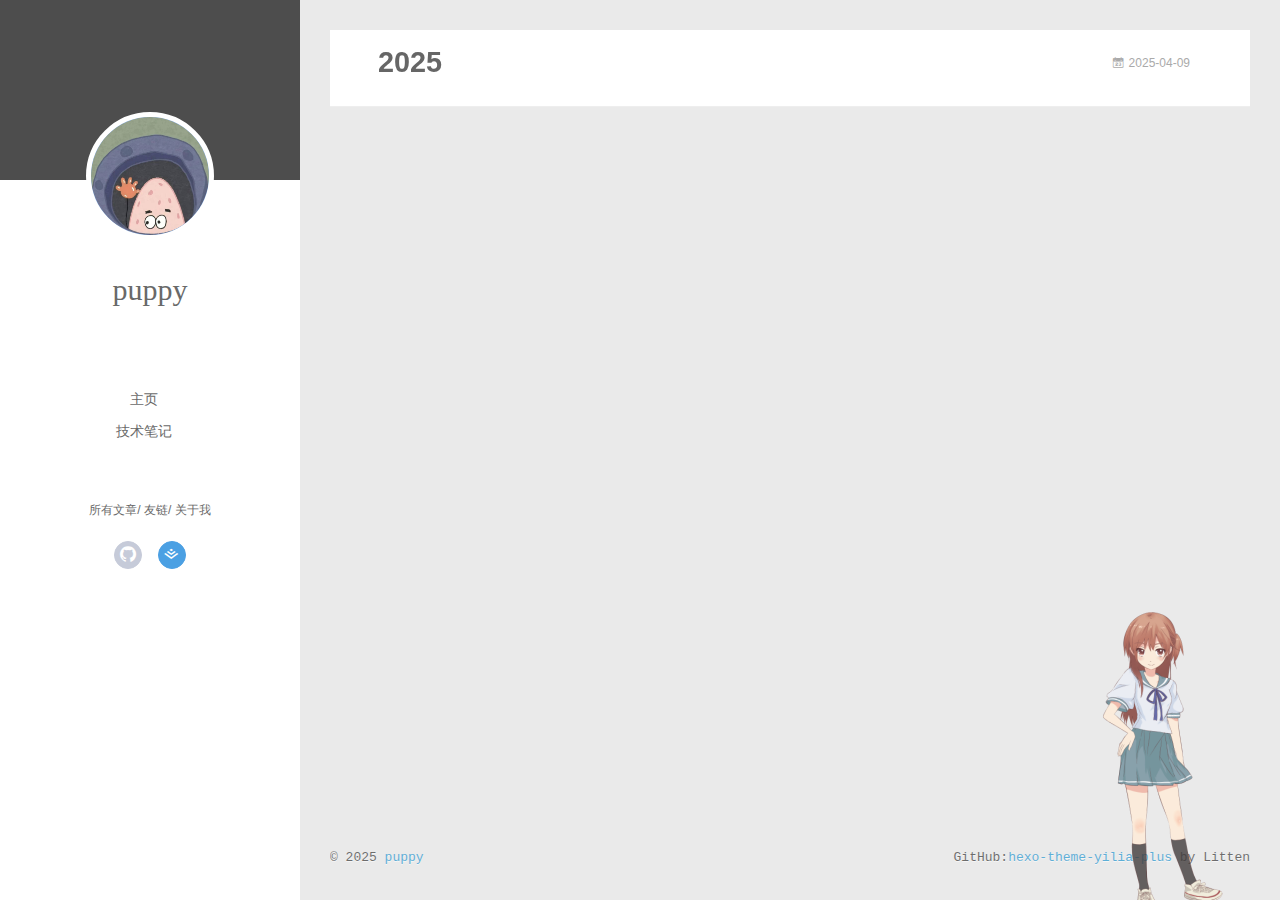
<file: archives/2025/04/index.html>
<!DOCTYPE html>
<html>
<head>
  <meta charset="utf-8">
  
  <meta name="renderer" content="webkit">
  <meta http-equiv="X-UA-Compatible" content="IE=edge" >
  <link rel="dns-prefetch" href="https://ispuppy.github.io">
  <title>Archives: 2025/4 | puppy</title>
  <meta name="generator" content="hexo-theme-yilia-plus">
  <meta name="viewport" content="width=device-width, initial-scale=1, maximum-scale=1">
  
  <meta property="og:type" content="website">
<meta property="og:title" content="puppy">
<meta property="og:url" content="https://ispuppy.github.io/archives/2025/04/index.html">
<meta property="og:site_name" content="puppy">
<meta property="og:locale" content="en_US">
<meta property="article:author" content="puppy">
<meta name="twitter:card" content="summary">
  
    <link rel="alternative" href="/atom.xml" title="puppy" type="application/atom+xml">
  
  
    <link rel="icon" href="/img/head.jpg">
  
  
    <link rel="apple-touch-icon" href="/apple-touch-icon-180x180.png">
  
  <link rel="stylesheet" type="text/css" href="/./main.a5fda8.css">
  <style type="text/css">
    
    #container.show {
      background: linear-gradient(200deg,#a0cfe4,#e8c37e);
    }
  </style>
  

  

  
    
 	  <script src="/lib/clickLove.js"></script>
  
  


  

</head>

<body>
  <div id="container" q-class="show:isCtnShow">
    <canvas id="anm-canvas" class="anm-canvas"></canvas>
    <div class="left-col" q-class="show:isShow">
      


<div class="overlay" style="background: #4d4d4d;"></div>
<div class="intrude-less">
	<header id="header" class="inner">
		<a href="/" class="profilepic">
			<img src="/img/head.jpg" class="js-avatar">
		</a>
		<hgroup>
			<h1 class="header-author"><a href="/">puppy</a></h1>
		</hgroup>
		

		<nav class="header-menu">
			<ul>
			
				<li><a href="/" >主页</a></li>
			
				<li><a target="_blank" rel="noopener" href="https://puppy.xin/blog/" >技术笔记</a></li>
			
			</ul>
		</nav>
		<nav class="header-smart-menu">
			
				
					<a q-on="click: openSlider(e, 'innerArchive')" href="javascript:void(0)">所有文章</a>
				
			
				
					<a q-on="click: openSlider(e, 'friends')" href="javascript:void(0)">友链</a>
				
			
				
					<a q-on="click: openSlider(e, 'aboutme')" href="javascript:void(0)">关于我</a>
				
			
		</nav>
		<nav class="header-nav">
			<div class="social">
				
					
						<a class="github" target="_blank" rel="noopener" href="https://github.com/ispuppy" 
												title="GitHub" ><i class="icon-github"></i></a>
					
				
					
						<a class="juejin" target="_blank" rel="noopener" href="https://juejin.cn/user/1328669081995608" 
												title="掘金" ><i class="icon-juejin"></i></a>
					
				
			</div>
		
		</nav>
	</header>		
</div>

    </div>
    <div class="mid-col" q-class="show:isShow,hide:isShow|isFalse">
      
      
<nav id="mobile-nav">
  	<div class="overlay js-overlay" style="background: #4d4d4d"></div>
	<div class="btnctn js-mobile-btnctn">
  		<div class="slider-trigger list" q-on="click: openSlider(e)"><i class="icon icon-sort"></i></div>
	</div>
	<div class="intrude-less">
		<header id="header" class="inner">
			<div class="profilepic">
				<a href="/">
					<img src="/img/head.jpg" class="js-avatar">
				</a>
			</div>
			<hgroup>
			  <h1 class="header-author js-header-author">puppy</h1>
			</hgroup>
			
			
			
				
			
				
			
			
			
			<nav class="header-nav">
				<div class="social">
					
						
						<a class="github" target="_blank" 
							href="https://github.com/ispuppy" title="GitHub"><i class="icon-github"></i></a>
						
					
						
						<a class="juejin" target="_blank" 
							href="https://juejin.cn/user/1328669081995608" title="掘金"><i class="icon-juejin"></i></a>
						
					
				</div>
			</nav>

			<nav class="header-menu js-header-menu">
				<ul style="width: 50%">
				
				
					<li style="width: 50%"><a href="/">主页</a></li>
		        
					<li style="width: 50%"><a target="_blank" rel="noopener" href="https://puppy.xin/blog/">技术笔记</a></li>
		        
				</ul>
			</nav>
		</header>				
	</div>
	<div class="mobile-mask" style="display:none" q-show="isShow"></div>
</nav>

      <div id="wrapper" class="body-wrap">
        <div class="menu-l">
          <div class="canvas-wrap">
            <canvas data-colors="#eaeaea" data-sectionHeight="100" data-contentId="js-content" id="myCanvas1"
              class="anm-canvas"></canvas>
          </div>
          <div id="js-content" class="content-ll">
            
  
  
    
    
      
      
      <section class="archives-wrap">
        <div class="archive-year-wrap">
          <a href="/archives/2025" class="archive-year">2025</a>
        </div>
        <div class="archives">
    
    <article class="archive-article archive-type-post">
  <div class="archive-article-inner">
    <header class="archive-article-header">
      	<div class="article-meta">
	      	
<a href="/2025/04/09/aiCheck/" class="archive-article-date">
        <time datetime="2025-04-09T03:46:14.784Z" itemprop="datePublished"><i class="icon-calendar icon"></i>2025-04-09</time>
</a>

        </div>
    	 

        <div class="article-info info-on-right">
          
          

        </div>
        <div class="clearfix"></div>
    </header>
  </div>
</article>
  
  
    </div></section>
  

    


          </div>
        </div>
      </div>
      <footer id="footer">
  <div class="outer">
    <div id="footer-info">
    	<div class="footer-left">
    		&copy; 2025 <a href="https://ispuppy.github.io/" target="_blank">puppy</a>
    	</div>
      	<div class="footer-right">
			
			
      		GitHub:<a href="https://github.com/JoeyBling/hexo-theme-yilia-plus" target="_blank">hexo-theme-yilia-plus</a> by Litten
      	</div>
    </div>
  </div>
  
  
	<script src="/lib/busuanzi.pure.js"></script>
	
  
  
	
	<span id="busuanzi_container_site_pv" style="display:none">
		本站总访问量<span id="busuanzi_value_site_pv"></span>次	
	        <span class="post-meta-divider" >|</span>
	</span>
  	<span id="busuanzi_container_site_uv" style='display:none'>
  		本站访客数<span id="busuanzi_value_site_uv"></span>人
  	</span>
  
</footer>

    </div>
    <script>
	var yiliaConfig = {
		mathjax: false,
		isHome: false,
		isPost: false,
		isArchive: true,
		isTag: false,
		isCategory: false,
		open_in_new: true,
		toc_hide_index: true,
		root: "/",
		innerArchive: true,
		showTags: true
	}
</script>

<script>!function(r){function e(t){if(i[t])return i[t].exports;var n=i[t]={exports:{},id:t,loaded:!1};return r[t].call(n.exports,n,n.exports,e),n.loaded=!0,n.exports}var i={};e.m=r,e.c=i,e.p="./",e(0)}([function(t,n,r){r(208),t.exports=r(205)},function(t,n,r){var d=r(3),y=r(46),g=r(26),b=r(27),x=r(47),m="prototype",S=function(t,n,r){var e,i,o,u,c=t&S.F,f=t&S.G,a=t&S.S,s=t&S.P,l=t&S.B,h=f?d:a?d[n]||(d[n]={}):(d[n]||{})[m],v=f?y:y[n]||(y[n]={}),p=v[m]||(v[m]={});for(e in f&&(r=n),r)o=((i=!c&&h&&void 0!==h[e])?h:r)[e],u=l&&i?x(o,d):s&&"function"==typeof o?x(Function.call,o):o,h&&b(h,e,o,t&S.U),v[e]!=o&&g(v,e,u),s&&p[e]!=o&&(p[e]=o)};d.core=y,S.F=1,S.G=2,S.S=4,S.P=8,S.B=16,S.W=32,S.U=64,S.R=128,t.exports=S},function(t,n,r){var e=r(5);t.exports=function(t){if(!e(t))throw TypeError(t+" is not an object!");return t}},function(t,n){var r=t.exports="undefined"!=typeof window&&window.Math==Math?window:"undefined"!=typeof self&&self.Math==Math?self:Function("return this")();"number"==typeof __g&&(__g=r)},function(t,n){t.exports=function(t){try{return!!t()}catch(t){return!0}}},function(t,n){t.exports=function(t){return"object"==typeof t?null!==t:"function"==typeof t}},function(t,n){var r=t.exports="undefined"!=typeof window&&window.Math==Math?window:"undefined"!=typeof self&&self.Math==Math?self:Function("return this")();"number"==typeof __g&&(__g=r)},function(t,n,r){var e=r(118)("wks"),i=r(79),o=r(3).Symbol,u="function"==typeof o;(t.exports=function(t){return e[t]||(e[t]=u&&o[t]||(u?o:i)("Symbol."+t))}).store=e},function(t,n,r){var e=r(49),i=Math.min;t.exports=function(t){return 0<t?i(e(t),9007199254740991):0}},function(t,n){var r={}.hasOwnProperty;t.exports=function(t,n){return r.call(t,n)}},function(t,n,r){t.exports=!r(4)(function(){return 7!=Object.defineProperty({},"a",{get:function(){return 7}}).a})},function(t,n,r){var e=r(2),i=r(174),o=r(53),u=Object.defineProperty;n.f=r(10)?Object.defineProperty:function(t,n,r){if(e(t),n=o(n,!0),e(r),i)try{return u(t,n,r)}catch(t){}if("get"in r||"set"in r)throw TypeError("Accessors not supported!");return"value"in r&&(t[n]=r.value),t}},function(t,n,r){t.exports=!r(20)(function(){return 7!=Object.defineProperty({},"a",{get:function(){return 7}}).a})},function(t,n,r){var e=r(14),i=r(24);t.exports=r(12)?function(t,n,r){return e.f(t,n,i(1,r))}:function(t,n,r){return t[n]=r,t}},function(t,n,r){var e=r(22),i=r(60),o=r(42),u=Object.defineProperty;n.f=r(12)?Object.defineProperty:function(t,n,r){if(e(t),n=o(n,!0),e(r),i)try{return u(t,n,r)}catch(t){}if("get"in r||"set"in r)throw TypeError("Accessors not supported!");return"value"in r&&(t[n]=r.value),t}},function(t,n,r){var e=r(96),i=r(34);t.exports=function(t){return e(i(t))}},function(t,n,r){var e=r(40)("wks"),i=r(25),o=r(6).Symbol,u="function"==typeof o;(t.exports=function(t){return e[t]||(e[t]=u&&o[t]||(u?o:i)("Symbol."+t))}).store=e},function(t,n,r){var e=r(51);t.exports=function(t){return Object(e(t))}},function(t,n){t.exports=function(t){return"object"==typeof t?null!==t:"function"==typeof t}},function(t,n){var r=t.exports={version:"2.6.9"};"number"==typeof __e&&(__e=r)},function(t,n){t.exports=function(t){try{return!!t()}catch(t){return!0}}},function(t,n){t.exports=function(t){if("function"!=typeof t)throw TypeError(t+" is not a function!");return t}},function(t,n,r){var e=r(18);t.exports=function(t){if(!e(t))throw TypeError(t+" is not an object!");return t}},function(t,n){t.exports=!0},function(t,n){t.exports=function(t,n){return{enumerable:!(1&t),configurable:!(2&t),writable:!(4&t),value:n}}},function(t,n){var r=0,e=Math.random();t.exports=function(t){return"Symbol(".concat(void 0===t?"":t,")_",(++r+e).toString(36))}},function(t,n,r){var e=r(11),i=r(75);t.exports=r(10)?function(t,n,r){return e.f(t,n,i(1,r))}:function(t,n,r){return t[n]=r,t}},function(t,n,r){var o=r(3),u=r(26),c=r(30),f=r(79)("src"),e=r(219),i="toString",a=(""+e).split(i);r(46).inspectSource=function(t){return e.call(t)},(t.exports=function(t,n,r,e){var i="function"==typeof r;i&&(c(r,"name")||u(r,"name",n)),t[n]!==r&&(i&&(c(r,f)||u(r,f,t[n]?""+t[n]:a.join(String(n)))),t===o?t[n]=r:e?t[n]?t[n]=r:u(t,n,r):(delete t[n],u(t,n,r)))})(Function.prototype,i,function(){return"function"==typeof this&&this[f]||e.call(this)})},function(t,n,r){var e=r(1),i=r(4),u=r(51),c=/"/g,o=function(t,n,r,e){var i=String(u(t)),o="<"+n;return""!==r&&(o+=" "+r+'="'+String(e).replace(c,"&quot;")+'"'),o+">"+i+"</"+n+">"};t.exports=function(n,t){var r={};r[n]=t(o),e(e.P+e.F*i(function(){var t=""[n]('"');return t!==t.toLowerCase()||3<t.split('"').length}),"String",r)}},function(t,n,r){var e=r(65),i=r(35);t.exports=Object.keys||function(t){return e(t,i)}},function(t,n){var r={}.hasOwnProperty;t.exports=function(t,n){return r.call(t,n)}},function(t,n,r){var e=r(117),i=r(75),o=r(33),u=r(53),c=r(30),f=r(174),a=Object.getOwnPropertyDescriptor;n.f=r(10)?a:function(t,n){if(t=o(t),n=u(n,!0),f)try{return a(t,n)}catch(t){}if(c(t,n))return i(!e.f.call(t,n),t[n])}},function(t,n,r){var e=r(30),i=r(17),o=r(154)("IE_PROTO"),u=Object.prototype;t.exports=Object.getPrototypeOf||function(t){return t=i(t),e(t,o)?t[o]:"function"==typeof t.constructor&&t instanceof t.constructor?t.constructor.prototype:t instanceof Object?u:null}},function(t,n,r){var e=r(116),i=r(51);t.exports=function(t){return e(i(t))}},function(t,n){t.exports=function(t){if(null==t)throw TypeError("Can't call method on  "+t);return t}},function(t,n){t.exports="constructor,hasOwnProperty,isPrototypeOf,propertyIsEnumerable,toLocaleString,toString,valueOf".split(",")},function(t,n){t.exports={}},function(t,n){n.f={}.propertyIsEnumerable},function(t,n,r){var e=r(14).f,i=r(9),o=r(16)("toStringTag");t.exports=function(t,n,r){t&&!i(t=r?t:t.prototype,o)&&e(t,o,{configurable:!0,value:n})}},function(t,n,r){var e=r(40)("keys"),i=r(25);t.exports=function(t){return e[t]||(e[t]=i(t))}},function(t,n,r){var e=r(19),i=r(6),o="__core-js_shared__",u=i[o]||(i[o]={});(t.exports=function(t,n){return u[t]||(u[t]=void 0!==n?n:{})})("versions",[]).push({version:e.version,mode:r(23)?"pure":"global",copyright:"© 2019 Denis Pushkarev (zloirock.ru)"})},function(t,n){var r=Math.ceil,e=Math.floor;t.exports=function(t){return isNaN(t=+t)?0:(0<t?e:r)(t)}},function(t,n,r){var i=r(18);t.exports=function(t,n){if(!i(t))return t;var r,e;if(n&&"function"==typeof(r=t.toString)&&!i(e=r.call(t)))return e;if("function"==typeof(r=t.valueOf)&&!i(e=r.call(t)))return e;if(!n&&"function"==typeof(r=t.toString)&&!i(e=r.call(t)))return e;throw TypeError("Can't convert object to primitive value")}},function(t,n,r){var e=r(6),i=r(19),o=r(23),u=r(44),c=r(14).f;t.exports=function(t){var n=i.Symbol||(i.Symbol=o?{}:e.Symbol||{});"_"==t.charAt(0)||t in n||c(n,t,{value:u.f(t)})}},function(t,n,r){n.f=r(16)},function(t,n){var r={}.toString;t.exports=function(t){return r.call(t).slice(8,-1)}},function(t,n){var r=t.exports={version:"2.6.9"};"number"==typeof __e&&(__e=r)},function(t,n,r){var o=r(21);t.exports=function(e,i,t){if(o(e),void 0===i)return e;switch(t){case 1:return function(t){return e.call(i,t)};case 2:return function(t,n){return e.call(i,t,n)};case 3:return function(t,n,r){return e.call(i,t,n,r)}}return function(){return e.apply(i,arguments)}}},function(t,n,r){"use strict";var e=r(4);t.exports=function(t,n){return!!t&&e(function(){n?t.call(null,function(){},1):t.call(null)})}},function(t,n){var r=Math.ceil,e=Math.floor;t.exports=function(t){return isNaN(t=+t)?0:(0<t?e:r)(t)}},function(t,n,r){var x=r(47),m=r(116),S=r(17),w=r(8),e=r(138);t.exports=function(l,t){var h=1==l,v=2==l,p=3==l,d=4==l,y=6==l,g=5==l||y,b=t||e;return function(t,n,r){for(var e,i,o=S(t),u=m(o),c=x(n,r,3),f=w(u.length),a=0,s=h?b(t,f):v?b(t,0):void 0;a<f;a++)if((g||a in u)&&(i=c(e=u[a],a,o),l))if(h)s[a]=i;else if(i)switch(l){case 3:return!0;case 5:return e;case 6:return a;case 2:s.push(e)}else if(d)return!1;return y?-1:p||d?d:s}}},function(t,n){t.exports=function(t){if(null==t)throw TypeError("Can't call method on  "+t);return t}},function(t,n,r){var i=r(1),o=r(46),u=r(4);t.exports=function(t,n){var r=(o.Object||{})[t]||Object[t],e={};e[t]=n(r),i(i.S+i.F*u(function(){r(1)}),"Object",e)}},function(t,n,r){var i=r(5);t.exports=function(t,n){if(!i(t))return t;var r,e;if(n&&"function"==typeof(r=t.toString)&&!i(e=r.call(t)))return e;if("function"==typeof(r=t.valueOf)&&!i(e=r.call(t)))return e;if(!n&&"function"==typeof(r=t.toString)&&!i(e=r.call(t)))return e;throw TypeError("Can't convert object to primitive value")}},function(t,n,r){var d=r(6),y=r(19),g=r(93),b=r(13),x=r(9),m="prototype",S=function(t,n,r){var e,i,o,u=t&S.F,c=t&S.G,f=t&S.S,a=t&S.P,s=t&S.B,l=t&S.W,h=c?y:y[n]||(y[n]={}),v=h[m],p=c?d:f?d[n]:(d[n]||{})[m];for(e in c&&(r=n),r)(i=!u&&p&&void 0!==p[e])&&x(h,e)||(o=i?p[e]:r[e],h[e]=c&&"function"!=typeof p[e]?r[e]:s&&i?g(o,d):l&&p[e]==o?function(e){var t=function(t,n,r){if(this instanceof e){switch(arguments.length){case 0:return new e;case 1:return new e(t);case 2:return new e(t,n)}return new e(t,n,r)}return e.apply(this,arguments)};return t[m]=e[m],t}(o):a&&"function"==typeof o?g(Function.call,o):o,a&&((h.virtual||(h.virtual={}))[e]=o,t&S.R&&v&&!v[e]&&b(v,e,o)))};S.F=1,S.G=2,S.S=4,S.P=8,S.B=16,S.W=32,S.U=64,S.R=128,t.exports=S},function(t,n,r){var e=r(34);t.exports=function(t){return Object(e(t))}},function(t,n,r){var o=r(196),e=r(1),i=r(118)("metadata"),u=i.store||(i.store=new(r(200))),c=function(t,n,r){var e=u.get(t);if(!e){if(!r)return;u.set(t,e=new o)}var i=e.get(n);if(!i){if(!r)return;e.set(n,i=new o)}return i};t.exports={store:u,map:c,has:function(t,n,r){var e=c(n,r,!1);return void 0!==e&&e.has(t)},get:function(t,n,r){var e=c(n,r,!1);return void 0===e?void 0:e.get(t)},set:function(t,n,r,e){c(r,e,!0).set(t,n)},keys:function(t,n){var r=c(t,n,!1),e=[];return r&&r.forEach(function(t,n){e.push(n)}),e},key:function(t){return void 0===t||"symbol"==typeof t?t:String(t)},exp:function(t){e(e.S,"Reflect",t)}}},function(t,n,r){"use strict";if(r(10)){var g=r(68),b=r(3),x=r(4),m=r(1),S=r(132),e=r(159),h=r(47),w=r(70),i=r(75),_=r(26),o=r(76),u=r(49),O=r(8),E=r(194),c=r(78),f=r(53),a=r(30),M=r(81),P=r(5),v=r(17),p=r(145),j=r(72),F=r(32),A=r(73).f,d=r(161),s=r(79),l=r(7),y=r(50),I=r(120),L=r(119),N=r(162),T=r(82),k=r(125),R=r(77),C=r(137),D=r(166),G=r(11),W=r(31),U=G.f,V=W.f,B=b.RangeError,q=b.TypeError,z=b.Uint8Array,K="ArrayBuffer",H="Shared"+K,J="BYTES_PER_ELEMENT",$="prototype",Y=Array[$],X=e.ArrayBuffer,Q=e.DataView,Z=y(0),tt=y(2),nt=y(3),rt=y(4),et=y(5),it=y(6),ot=I(!0),ut=I(!1),ct=N.values,ft=N.keys,at=N.entries,st=Y.lastIndexOf,lt=Y.reduce,ht=Y.reduceRight,vt=Y.join,pt=Y.sort,dt=Y.slice,yt=Y.toString,gt=Y.toLocaleString,bt=l("iterator"),xt=l("toStringTag"),mt=s("typed_constructor"),St=s("def_constructor"),wt=S.CONSTR,_t=S.TYPED,Ot=S.VIEW,Et="Wrong length!",Mt=y(1,function(t,n){return It(L(t,t[St]),n)}),Pt=x(function(){return 1===new z(new Uint16Array([1]).buffer)[0]}),jt=!!z&&!!z[$].set&&x(function(){new z(1).set({})}),Ft=function(t,n){var r=u(t);if(r<0||r%n)throw B("Wrong offset!");return r},At=function(t){if(P(t)&&_t in t)return t;throw q(t+" is not a typed array!")},It=function(t,n){if(!(P(t)&&mt in t))throw q("It is not a typed array constructor!");return new t(n)},Lt=function(t,n){return Nt(L(t,t[St]),n)},Nt=function(t,n){for(var r=0,e=n.length,i=It(t,e);r<e;)i[r]=n[r++];return i},Tt=function(t,n,r){U(t,n,{get:function(){return this._d[r]}})},kt=function(t){var n,r,e,i,o,u,c=v(t),f=arguments.length,a=1<f?arguments[1]:void 0,s=void 0!==a,l=d(c);if(null!=l&&!p(l)){for(u=l.call(c),e=[],n=0;!(o=u.next()).done;n++)e.push(o.value);c=e}for(s&&2<f&&(a=h(a,arguments[2],2)),n=0,r=O(c.length),i=It(this,r);n<r;n++)i[n]=s?a(c[n],n):c[n];return i},Rt=function(){for(var t=0,n=arguments.length,r=It(this,n);t<n;)r[t]=arguments[t++];return r},Ct=!!z&&x(function(){gt.call(new z(1))}),Dt=function(){return gt.apply(Ct?dt.call(At(this)):At(this),arguments)},Gt={copyWithin:function(t,n){return D.call(At(this),t,n,2<arguments.length?arguments[2]:void 0)},every:function(t){return rt(At(this),t,1<arguments.length?arguments[1]:void 0)},fill:function(t){return C.apply(At(this),arguments)},filter:function(t){return Lt(this,tt(At(this),t,1<arguments.length?arguments[1]:void 0))},find:function(t){return et(At(this),t,1<arguments.length?arguments[1]:void 0)},findIndex:function(t){return it(At(this),t,1<arguments.length?arguments[1]:void 0)},forEach:function(t){Z(At(this),t,1<arguments.length?arguments[1]:void 0)},indexOf:function(t){return ut(At(this),t,1<arguments.length?arguments[1]:void 0)},includes:function(t){return ot(At(this),t,1<arguments.length?arguments[1]:void 0)},join:function(t){return vt.apply(At(this),arguments)},lastIndexOf:function(t){return st.apply(At(this),arguments)},map:function(t){return Mt(At(this),t,1<arguments.length?arguments[1]:void 0)},reduce:function(t){return lt.apply(At(this),arguments)},reduceRight:function(t){return ht.apply(At(this),arguments)},reverse:function(){for(var t,n=this,r=At(n).length,e=Math.floor(r/2),i=0;i<e;)t=n[i],n[i++]=n[--r],n[r]=t;return n},some:function(t){return nt(At(this),t,1<arguments.length?arguments[1]:void 0)},sort:function(t){return pt.call(At(this),t)},subarray:function(t,n){var r=At(this),e=r.length,i=c(t,e);return new(L(r,r[St]))(r.buffer,r.byteOffset+i*r.BYTES_PER_ELEMENT,O((void 0===n?e:c(n,e))-i))}},Wt=function(t,n){return Lt(this,dt.call(At(this),t,n))},Ut=function(t){At(this);var n=Ft(arguments[1],1),r=this.length,e=v(t),i=O(e.length),o=0;if(r<i+n)throw B(Et);for(;o<i;)this[n+o]=e[o++]},Vt={entries:function(){return at.call(At(this))},keys:function(){return ft.call(At(this))},values:function(){return ct.call(At(this))}},Bt=function(t,n){return P(t)&&t[_t]&&"symbol"!=typeof n&&n in t&&String(+n)==String(n)},qt=function(t,n){return Bt(t,n=f(n,!0))?i(2,t[n]):V(t,n)},zt=function(t,n,r){return!(Bt(t,n=f(n,!0))&&P(r)&&a(r,"value"))||a(r,"get")||a(r,"set")||r.configurable||a(r,"writable")&&!r.writable||a(r,"enumerable")&&!r.enumerable?U(t,n,r):(t[n]=r.value,t)};wt||(W.f=qt,G.f=zt),m(m.S+m.F*!wt,"Object",{getOwnPropertyDescriptor:qt,defineProperty:zt}),x(function(){yt.call({})})&&(yt=gt=function(){return vt.call(this)});var Kt=o({},Gt);o(Kt,Vt),_(Kt,bt,Vt.values),o(Kt,{slice:Wt,set:Ut,constructor:function(){},toString:yt,toLocaleString:Dt}),Tt(Kt,"buffer","b"),Tt(Kt,"byteOffset","o"),Tt(Kt,"byteLength","l"),Tt(Kt,"length","e"),U(Kt,xt,{get:function(){return this[_t]}}),t.exports=function(t,l,n,o){var h=t+((o=!!o)?"Clamped":"")+"Array",r="get"+t,u="set"+t,v=b[h],c=v||{},e=v&&F(v),i=!v||!S.ABV,f={},a=v&&v[$],p=function(t,i){U(t,i,{get:function(){return t=i,(n=this._d).v[r](t*l+n.o,Pt);var t,n},set:function(t){return n=i,r=t,e=this._d,o&&(r=(r=Math.round(r))<0?0:255<r?255:255&r),void e.v[u](n*l+e.o,r,Pt);var n,r,e},enumerable:!0})};i?(v=n(function(t,n,r,e){w(t,v,h,"_d");var i,o,u,c,f=0,a=0;if(P(n)){if(!(n instanceof X||(c=M(n))==K||c==H))return _t in n?Nt(v,n):kt.call(v,n);i=n,a=Ft(r,l);var s=n.byteLength;if(void 0===e){if(s%l)throw B(Et);if((o=s-a)<0)throw B(Et)}else if(s<(o=O(e)*l)+a)throw B(Et);u=o/l}else u=E(n),i=new X(o=u*l);for(_(t,"_d",{b:i,o:a,l:o,e:u,v:new Q(i)});f<u;)p(t,f++)}),a=v[$]=j(Kt),_(a,"constructor",v)):x(function(){v(1)})&&x(function(){new v(-1)})&&k(function(t){new v,new v(null),new v(1.5),new v(t)},!0)||(v=n(function(t,n,r,e){var i;return w(t,v,h),P(n)?n instanceof X||(i=M(n))==K||i==H?void 0!==e?new c(n,Ft(r,l),e):void 0!==r?new c(n,Ft(r,l)):new c(n):_t in n?Nt(v,n):kt.call(v,n):new c(E(n))}),Z(e!==Function.prototype?A(c).concat(A(e)):A(c),function(t){t in v||_(v,t,c[t])}),v[$]=a,g||(a.constructor=v));var s=a[bt],d=!!s&&("values"==s.name||null==s.name),y=Vt.values;_(v,mt,!0),_(a,_t,h),_(a,Ot,!0),_(a,St,v),(o?new v(1)[xt]==h:xt in a)||U(a,xt,{get:function(){return h}}),f[h]=v,m(m.G+m.W+m.F*(v!=c),f),m(m.S,h,{BYTES_PER_ELEMENT:l}),m(m.S+m.F*x(function(){c.of.call(v,1)}),h,{from:kt,of:Rt}),J in a||_(a,J,l),m(m.P,h,Gt),R(h),m(m.P+m.F*jt,h,{set:Ut}),m(m.P+m.F*!d,h,Vt),g||a.toString==yt||(a.toString=yt),m(m.P+m.F*x(function(){new v(1).slice()}),h,{slice:Wt}),m(m.P+m.F*(x(function(){return[1,2].toLocaleString()!=new v([1,2]).toLocaleString()})||!x(function(){a.toLocaleString.call([1,2])})),h,{toLocaleString:Dt}),T[h]=d?s:y,g||d||_(a,bt,y)}}else t.exports=function(){}},function(t,n){var r={}.toString;t.exports=function(t){return r.call(t).slice(8,-1)}},function(t,n,r){var e=r(18),i=r(6).document,o=e(i)&&e(i.createElement);t.exports=function(t){return o?i.createElement(t):{}}},function(t,n,r){t.exports=!r(12)&&!r(20)(function(){return 7!=Object.defineProperty(r(59)("div"),"a",{get:function(){return 7}}).a})},function(t,n,r){"use strict";var x=r(23),m=r(54),S=r(66),w=r(13),_=r(36),O=r(98),E=r(38),M=r(104),P=r(16)("iterator"),j=!([].keys&&"next"in[].keys()),F="values",A=function(){return this};t.exports=function(t,n,r,e,i,o,u){O(r,n,e);var c,f,a,s=function(t){if(!j&&t in p)return p[t];switch(t){case"keys":case F:return function(){return new r(this,t)}}return function(){return new r(this,t)}},l=n+" Iterator",h=i==F,v=!1,p=t.prototype,d=p[P]||p["@@iterator"]||i&&p[i],y=d||s(i),g=i?h?s("entries"):y:void 0,b="Array"==n&&p.entries||d;if(b&&((a=M(b.call(new t)))!==Object.prototype&&a.next&&(E(a,l,!0),x||"function"==typeof a[P]||w(a,P,A))),h&&d&&d.name!==F&&(v=!0,y=function(){return d.call(this)}),x&&!u||!j&&!v&&p[P]||w(p,P,y),_[n]=y,_[l]=A,i)if(c={values:h?y:s(F),keys:o?y:s("keys"),entries:g},u)for(f in c)f in p||S(p,f,c[f]);else m(m.P+m.F*(j||v),n,c);return c}},function(t,n,e){var i=e(22),o=e(101),u=e(35),c=e(39)("IE_PROTO"),f=function(){},a="prototype",s=function(){var t,n=e(59)("iframe"),r=u.length;for(n.style.display="none",e(95).appendChild(n),n.src="javascript:",(t=n.contentWindow.document).open(),t.write("<script>document.F=Object<\/script>"),t.close(),s=t.F;r--;)delete s[a][u[r]];return s()};t.exports=Object.create||function(t,n){var r;return null!==t?(f[a]=i(t),r=new f,f[a]=null,r[c]=t):r=s(),void 0===n?r:o(r,n)}},function(t,n,r){var e=r(65),i=r(35).concat("length","prototype");n.f=Object.getOwnPropertyNames||function(t){return e(t,i)}},function(t,n){n.f=Object.getOwnPropertySymbols},function(t,n,r){var u=r(9),c=r(15),f=r(92)(!1),a=r(39)("IE_PROTO");t.exports=function(t,n){var r,e=c(t),i=0,o=[];for(r in e)r!=a&&u(e,r)&&o.push(r);for(;n.length>i;)u(e,r=n[i++])&&(~f(o,r)||o.push(r));return o}},function(t,n,r){t.exports=r(13)},function(t,n,r){var e=r(7)("unscopables"),i=Array.prototype;null==i[e]&&r(26)(i,e,{}),t.exports=function(t){i[e][t]=!0}},function(t,n){t.exports=!1},function(t,n,r){var e=r(79)("meta"),i=r(5),o=r(30),u=r(11).f,c=0,f=Object.isExtensible||function(){return!0},a=!r(4)(function(){return f(Object.preventExtensions({}))}),s=function(t){u(t,e,{value:{i:"O"+ ++c,w:{}}})},l=t.exports={KEY:e,NEED:!1,fastKey:function(t,n){if(!i(t))return"symbol"==typeof t?t:("string"==typeof t?"S":"P")+t;if(!o(t,e)){if(!f(t))return"F";if(!n)return"E";s(t)}return t[e].i},getWeak:function(t,n){if(!o(t,e)){if(!f(t))return!0;if(!n)return!1;s(t)}return t[e].w},onFreeze:function(t){return a&&l.NEED&&f(t)&&!o(t,e)&&s(t),t}}},function(t,n){t.exports=function(t,n,r,e){if(!(t instanceof n)||void 0!==e&&e in t)throw TypeError(r+": incorrect invocation!");return t}},function(t,n,r){var h=r(47),v=r(177),p=r(145),d=r(2),y=r(8),g=r(161),b={},x={};(n=t.exports=function(t,n,r,e,i){var o,u,c,f,a=i?function(){return t}:g(t),s=h(r,e,n?2:1),l=0;if("function"!=typeof a)throw TypeError(t+" is not iterable!");if(p(a)){for(o=y(t.length);l<o;l++)if((f=n?s(d(u=t[l])[0],u[1]):s(t[l]))===b||f===x)return f}else for(c=a.call(t);!(u=c.next()).done;)if((f=v(c,s,u.value,n))===b||f===x)return f}).BREAK=b,n.RETURN=x},function(t,n,e){var i=e(2),o=e(183),u=e(141),c=e(154)("IE_PROTO"),f=function(){},a="prototype",s=function(){var t,n=e(140)("iframe"),r=u.length;for(n.style.display="none",e(143).appendChild(n),n.src="javascript:",(t=n.contentWindow.document).open(),t.write("<script>document.F=Object<\/script>"),t.close(),s=t.F;r--;)delete s[a][u[r]];return s()};t.exports=Object.create||function(t,n){var r;return null!==t?(f[a]=i(t),r=new f,f[a]=null,r[c]=t):r=s(),void 0===n?r:o(r,n)}},function(t,n,r){var e=r(185),i=r(141).concat("length","prototype");n.f=Object.getOwnPropertyNames||function(t){return e(t,i)}},function(t,n,r){var e=r(185),i=r(141);t.exports=Object.keys||function(t){return e(t,i)}},function(t,n){t.exports=function(t,n){return{enumerable:!(1&t),configurable:!(2&t),writable:!(4&t),value:n}}},function(t,n,r){var i=r(27);t.exports=function(t,n,r){for(var e in n)i(t,e,n[e],r);return t}},function(t,n,r){"use strict";var e=r(3),i=r(11),o=r(10),u=r(7)("species");t.exports=function(t){var n=e[t];o&&n&&!n[u]&&i.f(n,u,{configurable:!0,get:function(){return this}})}},function(t,n,r){var e=r(49),i=Math.max,o=Math.min;t.exports=function(t,n){return(t=e(t))<0?i(t+n,0):o(t,n)}},function(t,n){var r=0,e=Math.random();t.exports=function(t){return"Symbol(".concat(void 0===t?"":t,")_",(++r+e).toString(36))}},function(t,n,r){var e=r(5);t.exports=function(t,n){if(!e(t)||t._t!==n)throw TypeError("Incompatible receiver, "+n+" required!");return t}},function(t,n,r){var i=r(45),o=r(7)("toStringTag"),u="Arguments"==i(function(){return arguments}());t.exports=function(t){var n,r,e;return void 0===t?"Undefined":null===t?"Null":"string"==typeof(r=function(t,n){try{return t[n]}catch(t){}}(n=Object(t),o))?r:u?i(n):"Object"==(e=i(n))&&"function"==typeof n.callee?"Arguments":e}},function(t,n){t.exports={}},function(t,n,r){var e=r(11).f,i=r(30),o=r(7)("toStringTag");t.exports=function(t,n,r){t&&!i(t=r?t:t.prototype,o)&&e(t,o,{configurable:!0,value:n})}},function(t,n,r){var u=r(1),e=r(51),c=r(4),f=r(157),i="["+f+"]",o=RegExp("^"+i+i+"*"),a=RegExp(i+i+"*$"),s=function(t,n,r){var e={},i=c(function(){return!!f[t]()||"​"!="​"[t]()}),o=e[t]=i?n(l):f[t];r&&(e[r]=o),u(u.P+u.F*i,"String",e)},l=s.trim=function(t,n){return t=String(e(t)),1&n&&(t=t.replace(o,"")),2&n&&(t=t.replace(a,"")),t};t.exports=s},function(t,n,r){t.exports={default:r(88),__esModule:!0}},function(t,n,r){t.exports={default:r(89),__esModule:!0}},function(t,n,r){"use strict";function e(t){return t&&t.__esModule?t:{default:t}}n.__esModule=!0;var i=e(r(86)),o=e(r(85)),u="function"==typeof o.default&&"symbol"==typeof i.default?function(t){return typeof t}:function(t){return t&&"function"==typeof o.default&&t.constructor===o.default&&t!==o.default.prototype?"symbol":typeof t};n.default="function"==typeof o.default&&"symbol"===u(i.default)?function(t){return void 0===t?"undefined":u(t)}:function(t){return t&&"function"==typeof o.default&&t.constructor===o.default&&t!==o.default.prototype?"symbol":void 0===t?"undefined":u(t)}},function(t,n,r){r(111),r(109),r(112),r(113),t.exports=r(19).Symbol},function(t,n,r){r(110),r(114),t.exports=r(44).f("iterator")},function(t,n){t.exports=function(t){if("function"!=typeof t)throw TypeError(t+" is not a function!");return t}},function(t,n){t.exports=function(){}},function(t,n,r){var f=r(15),a=r(107),s=r(106);t.exports=function(c){return function(t,n,r){var e,i=f(t),o=a(i.length),u=s(r,o);if(c&&n!=n){for(;u<o;)if((e=i[u++])!=e)return!0}else for(;u<o;u++)if((c||u in i)&&i[u]===n)return c||u||0;return!c&&-1}}},function(t,n,r){var o=r(90);t.exports=function(e,i,t){if(o(e),void 0===i)return e;switch(t){case 1:return function(t){return e.call(i,t)};case 2:return function(t,n){return e.call(i,t,n)};case 3:return function(t,n,r){return e.call(i,t,n,r)}}return function(){return e.apply(i,arguments)}}},function(t,n,r){var c=r(29),f=r(64),a=r(37);t.exports=function(t){var n=c(t),r=f.f;if(r)for(var e,i=r(t),o=a.f,u=0;i.length>u;)o.call(t,e=i[u++])&&n.push(e);return n}},function(t,n,r){var e=r(6).document;t.exports=e&&e.documentElement},function(t,n,r){var e=r(58);t.exports=Object("z").propertyIsEnumerable(0)?Object:function(t){return"String"==e(t)?t.split(""):Object(t)}},function(t,n,r){var e=r(58);t.exports=Array.isArray||function(t){return"Array"==e(t)}},function(t,n,r){"use strict";var e=r(62),i=r(24),o=r(38),u={};r(13)(u,r(16)("iterator"),function(){return this}),t.exports=function(t,n,r){t.prototype=e(u,{next:i(1,r)}),o(t,n+" Iterator")}},function(t,n){t.exports=function(t,n){return{value:n,done:!!t}}},function(t,n,r){var e=r(25)("meta"),i=r(18),o=r(9),u=r(14).f,c=0,f=Object.isExtensible||function(){return!0},a=!r(20)(function(){return f(Object.preventExtensions({}))}),s=function(t){u(t,e,{value:{i:"O"+ ++c,w:{}}})},l=t.exports={KEY:e,NEED:!1,fastKey:function(t,n){if(!i(t))return"symbol"==typeof t?t:("string"==typeof t?"S":"P")+t;if(!o(t,e)){if(!f(t))return"F";if(!n)return"E";s(t)}return t[e].i},getWeak:function(t,n){if(!o(t,e)){if(!f(t))return!0;if(!n)return!1;s(t)}return t[e].w},onFreeze:function(t){return a&&l.NEED&&f(t)&&!o(t,e)&&s(t),t}}},function(t,n,r){var u=r(14),c=r(22),f=r(29);t.exports=r(12)?Object.defineProperties:function(t,n){c(t);for(var r,e=f(n),i=e.length,o=0;o<i;)u.f(t,r=e[o++],n[r]);return t}},function(t,n,r){var e=r(37),i=r(24),o=r(15),u=r(42),c=r(9),f=r(60),a=Object.getOwnPropertyDescriptor;n.f=r(12)?a:function(t,n){if(t=o(t),n=u(n,!0),f)try{return a(t,n)}catch(t){}if(c(t,n))return i(!e.f.call(t,n),t[n])}},function(t,n,r){var e=r(15),i=r(63).f,o={}.toString,u="object"==typeof window&&window&&Object.getOwnPropertyNames?Object.getOwnPropertyNames(window):[];t.exports.f=function(t){return u&&"[object Window]"==o.call(t)?function(t){try{return i(t)}catch(t){return u.slice()}}(t):i(e(t))}},function(t,n,r){var e=r(9),i=r(55),o=r(39)("IE_PROTO"),u=Object.prototype;t.exports=Object.getPrototypeOf||function(t){return t=i(t),e(t,o)?t[o]:"function"==typeof t.constructor&&t instanceof t.constructor?t.constructor.prototype:t instanceof Object?u:null}},function(t,n,r){var f=r(41),a=r(34);t.exports=function(c){return function(t,n){var r,e,i=String(a(t)),o=f(n),u=i.length;return o<0||u<=o?c?"":void 0:(r=i.charCodeAt(o))<55296||56319<r||o+1===u||(e=i.charCodeAt(o+1))<56320||57343<e?c?i.charAt(o):r:c?i.slice(o,o+2):e-56320+(r-55296<<10)+65536}}},function(t,n,r){var e=r(41),i=Math.max,o=Math.min;t.exports=function(t,n){return(t=e(t))<0?i(t+n,0):o(t,n)}},function(t,n,r){var e=r(41),i=Math.min;t.exports=function(t){return 0<t?i(e(t),9007199254740991):0}},function(t,n,r){"use strict";var e=r(91),i=r(99),o=r(36),u=r(15);t.exports=r(61)(Array,"Array",function(t,n){this._t=u(t),this._i=0,this._k=n},function(){var t=this._t,n=this._k,r=this._i++;return!t||r>=t.length?(this._t=void 0,i(1)):i(0,"keys"==n?r:"values"==n?t[r]:[r,t[r]])},"values"),o.Arguments=o.Array,e("keys"),e("values"),e("entries")},function(t,n){},function(t,n,r){"use strict";var e=r(105)(!0);r(61)(String,"String",function(t){this._t=String(t),this._i=0},function(){var t,n=this._t,r=this._i;return r>=n.length?{value:void 0,done:!0}:(t=e(n,r),this._i+=t.length,{value:t,done:!1})})},function(t,n,r){"use strict";var e=r(6),u=r(9),i=r(12),o=r(54),c=r(66),f=r(100).KEY,a=r(20),s=r(40),l=r(38),h=r(25),v=r(16),p=r(44),d=r(43),y=r(94),g=r(97),b=r(22),x=r(18),m=r(55),S=r(15),w=r(42),_=r(24),O=r(62),E=r(103),M=r(102),P=r(64),j=r(14),F=r(29),A=M.f,I=j.f,L=E.f,N=e.Symbol,T=e.JSON,k=T&&T.stringify,R="prototype",C=v("_hidden"),D=v("toPrimitive"),G={}.propertyIsEnumerable,W=s("symbol-registry"),U=s("symbols"),V=s("op-symbols"),B=Object[R],q="function"==typeof N&&!!P.f,z=e.QObject,K=!z||!z[R]||!z[R].findChild,H=i&&a(function(){return 7!=O(I({},"a",{get:function(){return I(this,"a",{value:7}).a}})).a})?function(t,n,r){var e=A(B,n);e&&delete B[n],I(t,n,r),e&&t!==B&&I(B,n,e)}:I,J=function(t){var n=U[t]=O(N[R]);return n._k=t,n},$=q&&"symbol"==typeof N.iterator?function(t){return"symbol"==typeof t}:function(t){return t instanceof N},Y=function(t,n,r){return t===B&&Y(V,n,r),b(t),n=w(n,!0),b(r),u(U,n)?(r.enumerable?(u(t,C)&&t[C][n]&&(t[C][n]=!1),r=O(r,{enumerable:_(0,!1)})):(u(t,C)||I(t,C,_(1,{})),t[C][n]=!0),H(t,n,r)):I(t,n,r)},X=function(t,n){b(t);for(var r,e=y(n=S(n)),i=0,o=e.length;i<o;)Y(t,r=e[i++],n[r]);return t},Q=function(t){var n=G.call(this,t=w(t,!0));return!(this===B&&u(U,t)&&!u(V,t))&&(!(n||!u(this,t)||!u(U,t)||u(this,C)&&this[C][t])||n)},Z=function(t,n){if(t=S(t),n=w(n,!0),t!==B||!u(U,n)||u(V,n)){var r=A(t,n);return!r||!u(U,n)||u(t,C)&&t[C][n]||(r.enumerable=!0),r}},tt=function(t){for(var n,r=L(S(t)),e=[],i=0;r.length>i;)u(U,n=r[i++])||n==C||n==f||e.push(n);return e},nt=function(t){for(var n,r=t===B,e=L(r?V:S(t)),i=[],o=0;e.length>o;)!u(U,n=e[o++])||r&&!u(B,n)||i.push(U[n]);return i};q||(c((N=function(){if(this instanceof N)throw TypeError("Symbol is not a constructor!");var n=h(0<arguments.length?arguments[0]:void 0),r=function(t){this===B&&r.call(V,t),u(this,C)&&u(this[C],n)&&(this[C][n]=!1),H(this,n,_(1,t))};return i&&K&&H(B,n,{configurable:!0,set:r}),J(n)})[R],"toString",function(){return this._k}),M.f=Z,j.f=Y,r(63).f=E.f=tt,r(37).f=Q,P.f=nt,i&&!r(23)&&c(B,"propertyIsEnumerable",Q,!0),p.f=function(t){return J(v(t))}),o(o.G+o.W+o.F*!q,{Symbol:N});for(var rt="hasInstance,isConcatSpreadable,iterator,match,replace,search,species,split,toPrimitive,toStringTag,unscopables".split(","),et=0;rt.length>et;)v(rt[et++]);for(var it=F(v.store),ot=0;it.length>ot;)d(it[ot++]);o(o.S+o.F*!q,"Symbol",{for:function(t){return u(W,t+="")?W[t]:W[t]=N(t)},keyFor:function(t){if(!$(t))throw TypeError(t+" is not a symbol!");for(var n in W)if(W[n]===t)return n},useSetter:function(){K=!0},useSimple:function(){K=!1}}),o(o.S+o.F*!q,"Object",{create:function(t,n){return void 0===n?O(t):X(O(t),n)},defineProperty:Y,defineProperties:X,getOwnPropertyDescriptor:Z,getOwnPropertyNames:tt,getOwnPropertySymbols:nt});var ut=a(function(){P.f(1)});o(o.S+o.F*ut,"Object",{getOwnPropertySymbols:function(t){return P.f(m(t))}}),T&&o(o.S+o.F*(!q||a(function(){var t=N();return"[null]"!=k([t])||"{}"!=k({a:t})||"{}"!=k(Object(t))})),"JSON",{stringify:function(t){for(var n,r,e=[t],i=1;arguments.length>i;)e.push(arguments[i++]);if(r=n=e[1],(x(n)||void 0!==t)&&!$(t))return g(n)||(n=function(t,n){if("function"==typeof r&&(n=r.call(this,t,n)),!$(n))return n}),e[1]=n,k.apply(T,e)}}),N[R][D]||r(13)(N[R],D,N[R].valueOf),l(N,"Symbol"),l(Math,"Math",!0),l(e.JSON,"JSON",!0)},function(t,n,r){r(43)("asyncIterator")},function(t,n,r){r(43)("observable")},function(t,n,r){r(108);for(var e=r(6),i=r(13),o=r(36),u=r(16)("toStringTag"),c="CSSRuleList,CSSStyleDeclaration,CSSValueList,ClientRectList,DOMRectList,DOMStringList,DOMTokenList,DataTransferItemList,FileList,HTMLAllCollection,HTMLCollection,HTMLFormElement,HTMLSelectElement,MediaList,MimeTypeArray,NamedNodeMap,NodeList,PaintRequestList,Plugin,PluginArray,SVGLengthList,SVGNumberList,SVGPathSegList,SVGPointList,SVGStringList,SVGTransformList,SourceBufferList,StyleSheetList,TextTrackCueList,TextTrackList,TouchList".split(","),f=0;f<c.length;f++){var a=c[f],s=e[a],l=s&&s.prototype;l&&!l[u]&&i(l,u,a),o[a]=o.Array}},function(t,n,r){"use strict";var e=r(2);t.exports=function(){var t=e(this),n="";return t.global&&(n+="g"),t.ignoreCase&&(n+="i"),t.multiline&&(n+="m"),t.unicode&&(n+="u"),t.sticky&&(n+="y"),n}},function(t,n,r){var e=r(45);t.exports=Object("z").propertyIsEnumerable(0)?Object:function(t){return"String"==e(t)?t.split(""):Object(t)}},function(t,n){n.f={}.propertyIsEnumerable},function(t,n,r){var e=r(46),i=r(3),o="__core-js_shared__",u=i[o]||(i[o]={});(t.exports=function(t,n){return u[t]||(u[t]=void 0!==n?n:{})})("versions",[]).push({version:e.version,mode:r(68)?"pure":"global",copyright:"© 2019 Denis Pushkarev (zloirock.ru)"})},function(t,n,r){var i=r(2),o=r(21),u=r(7)("species");t.exports=function(t,n){var r,e=i(t).constructor;return void 0===e||null==(r=i(e)[u])?n:o(r)}},function(t,n,r){var f=r(33),a=r(8),s=r(78);t.exports=function(c){return function(t,n,r){var e,i=f(t),o=a(i.length),u=s(r,o);if(c&&n!=n){for(;u<o;)if((e=i[u++])!=e)return!0}else for(;u<o;u++)if((c||u in i)&&i[u]===n)return c||u||0;return!c&&-1}}},function(t,n,r){"use strict";var g=r(3),b=r(1),x=r(27),m=r(76),S=r(69),w=r(71),_=r(70),O=r(5),E=r(4),M=r(125),P=r(83),j=r(144);t.exports=function(e,t,n,r,i,o){var u=g[e],c=u,f=i?"set":"add",a=c&&c.prototype,s={},l=function(t){var r=a[t];x(a,t,"delete"==t?function(t){return!(o&&!O(t))&&r.call(this,0===t?0:t)}:"has"==t?function(t){return!(o&&!O(t))&&r.call(this,0===t?0:t)}:"get"==t?function(t){return o&&!O(t)?void 0:r.call(this,0===t?0:t)}:"add"==t?function(t){return r.call(this,0===t?0:t),this}:function(t,n){return r.call(this,0===t?0:t,n),this})};if("function"==typeof c&&(o||a.forEach&&!E(function(){(new c).entries().next()}))){var h=new c,v=h[f](o?{}:-0,1)!=h,p=E(function(){h.has(1)}),d=M(function(t){new c(t)}),y=!o&&E(function(){for(var t=new c,n=5;n--;)t[f](n,n);return!t.has(-0)});d||(((c=t(function(t,n){_(t,c,e);var r=j(new u,t,c);return null!=n&&w(n,i,r[f],r),r})).prototype=a).constructor=c),(p||y)&&(l("delete"),l("has"),i&&l("get")),(y||v)&&l(f),o&&a.clear&&delete a.clear}else c=r.getConstructor(t,e,i,f),m(c.prototype,n),S.NEED=!0;return P(c,e),s[e]=c,b(b.G+b.W+b.F*(c!=u),s),o||r.setStrong(c,e,i),c}},function(t,n,r){"use strict";r(197);var s=r(27),l=r(26),h=r(4),v=r(51),p=r(7),d=r(152),y=p("species"),g=!h(function(){var t=/./;return t.exec=function(){var t=[];return t.groups={a:"7"},t},"7"!=="".replace(t,"$<a>")}),b=function(){var t=/(?:)/,n=t.exec;t.exec=function(){return n.apply(this,arguments)};var r="ab".split(t);return 2===r.length&&"a"===r[0]&&"b"===r[1]}();t.exports=function(r,t,n){var e=p(r),o=!h(function(){var t={};return t[e]=function(){return 7},7!=""[r](t)}),i=o?!h(function(){var t=!1,n=/a/;return n.exec=function(){return t=!0,null},"split"===r&&(n.constructor={},n.constructor[y]=function(){return n}),n[e](""),!t}):void 0;if(!o||!i||"replace"===r&&!g||"split"===r&&!b){var u=/./[e],c=n(v,e,""[r],function(t,n,r,e,i){return n.exec===d?o&&!i?{done:!0,value:u.call(n,r,e)}:{done:!0,value:t.call(r,n,e)}:{done:!1}}),f=c[0],a=c[1];s(String.prototype,r,f),l(RegExp.prototype,e,2==t?function(t,n){return a.call(t,this,n)}:function(t){return a.call(t,this)})}}},function(t,n,r){var e=r(45);t.exports=Array.isArray||function(t){return"Array"==e(t)}},function(t,n,r){var e=r(5),i=r(45),o=r(7)("match");t.exports=function(t){var n;return e(t)&&(void 0!==(n=t[o])?!!n:"RegExp"==i(t))}},function(t,n,r){var o=r(7)("iterator"),u=!1;try{var e=[7][o]();e.return=function(){u=!0},Array.from(e,function(){throw 2})}catch(t){}t.exports=function(t,n){if(!n&&!u)return!1;var r=!1;try{var e=[7],i=e[o]();i.next=function(){return{done:r=!0}},e[o]=function(){return i},t(e)}catch(t){}return r}},function(t,n,r){"use strict";t.exports=r(68)||!r(4)(function(){var t=Math.random();__defineSetter__.call(null,t,function(){}),delete r(3)[t]})},function(t,n){n.f=Object.getOwnPropertySymbols},function(t,n,r){"use strict";var i=r(81),o=RegExp.prototype.exec;t.exports=function(t,n){var r=t.exec;if("function"==typeof r){var e=r.call(t,n);if("object"!=typeof e)throw new TypeError("RegExp exec method returned something other than an Object or null");return e}if("RegExp"!==i(t))throw new TypeError("RegExp#exec called on incompatible receiver");return o.call(t,n)}},function(t,n,r){"use strict";var e=r(1),u=r(21),c=r(47),f=r(71);t.exports=function(t){e(e.S,t,{from:function(t){var n,r,e,i,o=arguments[1];return u(this),(n=void 0!==o)&&u(o),null==t?new this:(r=[],n?(e=0,i=c(o,arguments[2],2),f(t,!1,function(t){r.push(i(t,e++))})):f(t,!1,r.push,r),new this(r))}})}},function(t,n,r){"use strict";var e=r(1);t.exports=function(t){e(e.S,t,{of:function(){for(var t=arguments.length,n=new Array(t);t--;)n[t]=arguments[t];return new this(n)}})}},function(t,n,r){var f=r(49),a=r(51);t.exports=function(c){return function(t,n){var r,e,i=String(a(t)),o=f(n),u=i.length;return o<0||u<=o?c?"":void 0:(r=i.charCodeAt(o))<55296||56319<r||o+1===u||(e=i.charCodeAt(o+1))<56320||57343<e?c?i.charAt(o):r:c?i.slice(o,o+2):e-56320+(r-55296<<10)+65536}}},function(t,n,r){for(var e,i=r(3),o=r(26),u=r(79),c=u("typed_array"),f=u("view"),a=!(!i.ArrayBuffer||!i.DataView),s=a,l=0,h="Int8Array,Uint8Array,Uint8ClampedArray,Int16Array,Uint16Array,Int32Array,Uint32Array,Float32Array,Float64Array".split(",");l<9;)(e=i[h[l++]])?(o(e.prototype,c,!0),o(e.prototype,f,!0)):s=!1;t.exports={ABV:a,CONSTR:s,TYPED:c,VIEW:f}},function(t,n,r){var e=r(3).navigator;t.exports=e&&e.userAgent||""},function(t,n){"use strict";var r,e={versions:(r=window.navigator.userAgent,{trident:-1<r.indexOf("Trident"),presto:-1<r.indexOf("Presto"),webKit:-1<r.indexOf("AppleWebKit"),gecko:-1<r.indexOf("Gecko")&&-1==r.indexOf("KHTML"),mobile:!!r.match(/AppleWebKit.*Mobile.*/),ios:!!r.match(/\(i[^;]+;( U;)? CPU.+Mac OS X/),android:-1<r.indexOf("Android")||-1<r.indexOf("Linux"),iPhone:-1<r.indexOf("iPhone")||-1<r.indexOf("Mac"),iPad:-1<r.indexOf("iPad"),webApp:-1==r.indexOf("Safari"),weixin:-1==r.indexOf("MicroMessenger")})};t.exports=e},function(t,n,r){"use strict";var e,i=r(87),l=(e=i)&&e.__esModule?e:{default:e},h=function(){function n(t,n,r){return n||r?String.fromCharCode(n||r):o[t]||t}function r(t){return s[t]}var e=/&quot;|&lt;|&gt;|&amp;|&nbsp;|&apos;|&#(\d+);|&#(\d+)/g,i=/['<> "&]/g,o={"&quot;":'"',"&lt;":"<","&gt;":">","&amp;":"&","&nbsp;":" "},u=/\u00a0/g,c=/<br\s*\/?>/gi,f=/\r?\n/g,a=/\s/g,s={};for(var t in o)s[o[t]]=t;return o["&apos;"]="'",s["'"]="&#39;",{encode:function(t){return t?(""+t).replace(i,r).replace(f,"<br/>").replace(a,"&nbsp;"):""},decode:function(t){return t?(""+t).replace(c,"\n").replace(e,n).replace(u," "):""},encodeBase16:function(t){if(!t)return t;for(var n=[],r=0,e=(t+="").length;r<e;r++)n.push(t.charCodeAt(r).toString(16).toUpperCase());return n.join("")},encodeBase16forJSON:function(t){if(!t)return t;for(var n=[],r=0,e=(t=t.replace(/[\u4E00-\u9FBF]/gi,function(t){return escape(t).replace("%u","\\u")})).length;r<e;r++)n.push(t.charCodeAt(r).toString(16).toUpperCase());return n.join("")},decodeBase16:function(t){if(!t)return t;for(var n=[],r=0,e=(t+="").length;r<e;r+=2)n.push(String.fromCharCode("0x"+t.slice(r,r+2)));return n.join("")},encodeObject:function(t){if(t instanceof Array)for(var n=0,r=t.length;n<r;n++)t[n]=h.encodeObject(t[n]);else if("object"==(void 0===t?"undefined":(0,l.default)(t)))for(var e in t)t[e]=h.encodeObject(t[e]);else if("string"==typeof t)return h.encode(t);return t},loadScript:function(t){var n=document.createElement("script");document.getElementsByTagName("body")[0].appendChild(n),n.setAttribute("src",t)},addLoadEvent:function(t){var n=window.onload;"function"!=typeof window.onload?window.onload=t:window.onload=function(){n(),t()}}}}();t.exports=h},function(t,n,r){"use strict";var e=r(131)(!0);t.exports=function(t,n,r){return n+(r?e(t,n).length:1)}},function(t,n,r){"use strict";var c=r(17),f=r(78),a=r(8);t.exports=function(t){for(var n=c(this),r=a(n.length),e=arguments.length,i=f(1<e?arguments[1]:void 0,r),o=2<e?arguments[2]:void 0,u=void 0===o?r:f(o,r);i<u;)n[i++]=t;return n}},function(t,n,r){var e=r(215);t.exports=function(t,n){return new(e(t))(n)}},function(t,n,r){"use strict";var e=r(11),i=r(75);t.exports=function(t,n,r){n in t?e.f(t,n,i(0,r)):t[n]=r}},function(t,n,r){var e=r(5),i=r(3).document,o=e(i)&&e(i.createElement);t.exports=function(t){return o?i.createElement(t):{}}},function(t,n){t.exports="constructor,hasOwnProperty,isPrototypeOf,propertyIsEnumerable,toLocaleString,toString,valueOf".split(",")},function(t,n,r){var e=r(7)("match");t.exports=function(n){var r=/./;try{"/./"[n](r)}catch(t){try{return r[e]=!1,!"/./"[n](r)}catch(n){}}return!0}},function(t,n,r){var e=r(3).document;t.exports=e&&e.documentElement},function(t,n,r){var o=r(5),u=r(153).set;t.exports=function(t,n,r){var e,i=n.constructor;return i!==r&&"function"==typeof i&&(e=i.prototype)!==r.prototype&&o(e)&&u&&u(t,e),t}},function(t,n,r){var e=r(82),i=r(7)("iterator"),o=Array.prototype;t.exports=function(t){return void 0!==t&&(e.Array===t||o[i]===t)}},function(t,n,r){"use strict";var e=r(72),i=r(75),o=r(83),u={};r(26)(u,r(7)("iterator"),function(){return this}),t.exports=function(t,n,r){t.prototype=e(u,{next:i(1,r)}),o(t,n+" Iterator")}},function(t,n,r){"use strict";var x=r(68),m=r(1),S=r(27),w=r(26),_=r(82),O=r(146),E=r(83),M=r(32),P=r(7)("iterator"),j=!([].keys&&"next"in[].keys()),F="values",A=function(){return this};t.exports=function(t,n,r,e,i,o,u){O(r,n,e);var c,f,a,s=function(t){if(!j&&t in p)return p[t];switch(t){case"keys":case F:return function(){return new r(this,t)}}return function(){return new r(this,t)}},l=n+" Iterator",h=i==F,v=!1,p=t.prototype,d=p[P]||p["@@iterator"]||i&&p[i],y=d||s(i),g=i?h?s("entries"):y:void 0,b="Array"==n&&p.entries||d;if(b&&((a=M(b.call(new t)))!==Object.prototype&&a.next&&(E(a,l,!0),x||"function"==typeof a[P]||w(a,P,A))),h&&d&&d.name!==F&&(v=!0,y=function(){return d.call(this)}),x&&!u||!j&&!v&&p[P]||w(p,P,y),_[n]=y,_[l]=A,i)if(c={values:h?y:s(F),keys:o?y:s("keys"),entries:g},u)for(f in c)f in p||S(p,f,c[f]);else m(m.P+m.F*(j||v),n,c);return c}},function(t,n){var r=Math.expm1;t.exports=!r||22025.465794806718<r(10)||r(10)<22025.465794806718||-2e-17!=r(-2e-17)?function(t){return 0==(t=+t)?t:-1e-6<t&&t<1e-6?t+t*t/2:Math.exp(t)-1}:r},function(t,n){t.exports=Math.sign||function(t){return 0==(t=+t)||t!=t?t:t<0?-1:1}},function(t,n,r){var c=r(3),f=r(158).set,a=c.MutationObserver||c.WebKitMutationObserver,s=c.process,l=c.Promise,h="process"==r(45)(s);t.exports=function(){var r,e,i,t=function(){var t,n;for(h&&(t=s.domain)&&t.exit();r;){n=r.fn,r=r.next;try{n()}catch(t){throw r?i():e=void 0,t}}e=void 0,t&&t.enter()};if(h)i=function(){s.nextTick(t)};else if(!a||c.navigator&&c.navigator.standalone)if(l&&l.resolve){var n=l.resolve(void 0);i=function(){n.then(t)}}else i=function(){f.call(c,t)};else{var o=!0,u=document.createTextNode("");new a(t).observe(u,{characterData:!0}),i=function(){u.data=o=!o}}return function(t){var n={fn:t,next:void 0};e&&(e.next=n),r||(r=n,i()),e=n}}},function(t,n,r){"use strict";function e(t){var r,e;this.promise=new t(function(t,n){if(void 0!==r||void 0!==e)throw TypeError("Bad Promise constructor");r=t,e=n}),this.resolve=i(r),this.reject=i(e)}var i=r(21);t.exports.f=function(t){return new e(t)}},function(t,n,r){"use strict";var e,i,u=r(115),c=RegExp.prototype.exec,f=String.prototype.replace,o=c,a="lastIndex",s=(e=/a/,i=/b*/g,c.call(e,"a"),c.call(i,"a"),0!==e[a]||0!==i[a]),l=void 0!==/()??/.exec("")[1];(s||l)&&(o=function(t){var n,r,e,i,o=this;return l&&(r=new RegExp("^"+o.source+"$(?!\\s)",u.call(o))),s&&(n=o[a]),e=c.call(o,t),s&&e&&(o[a]=o.global?e.index+e[0].length:n),l&&e&&1<e.length&&f.call(e[0],r,function(){for(i=1;i<arguments.length-2;i++)void 0===arguments[i]&&(e[i]=void 0)}),e}),t.exports=o},function(t,n,i){var r=i(5),e=i(2),o=function(t,n){if(e(t),!r(n)&&null!==n)throw TypeError(n+": can't set as prototype!")};t.exports={set:Object.setPrototypeOf||("__proto__"in{}?function(t,r,e){try{(e=i(47)(Function.call,i(31).f(Object.prototype,"__proto__").set,2))(t,[]),r=!(t instanceof Array)}catch(t){r=!0}return function(t,n){return o(t,n),r?t.__proto__=n:e(t,n),t}}({},!1):void 0),check:o}},function(t,n,r){var e=r(118)("keys"),i=r(79);t.exports=function(t){return e[t]||(e[t]=i(t))}},function(t,n,r){var e=r(124),i=r(51);t.exports=function(t,n,r){if(e(n))throw TypeError("String#"+r+" doesn't accept regex!");return String(i(t))}},function(t,n,r){"use strict";var i=r(49),o=r(51);t.exports=function(t){var n=String(o(this)),r="",e=i(t);if(e<0||e==1/0)throw RangeError("Count can't be negative");for(;0<e;(e>>>=1)&&(n+=n))1&e&&(r+=n);return r}},function(t,n){t.exports="\t\n\v\f\r   ᠎             　\u2028\u2029\ufeff"},function(t,n,r){var e,i,o,u=r(47),c=r(175),f=r(143),a=r(140),s=r(3),l=s.process,h=s.setImmediate,v=s.clearImmediate,p=s.MessageChannel,d=s.Dispatch,y=0,g={},b="onreadystatechange",x=function(){var t=+this;if(g.hasOwnProperty(t)){var n=g[t];delete g[t],n()}},m=function(t){x.call(t.data)};h&&v||(h=function(t){for(var n=[],r=1;arguments.length>r;)n.push(arguments[r++]);return g[++y]=function(){c("function"==typeof t?t:Function(t),n)},e(y),y},v=function(t){delete g[t]},"process"==r(45)(l)?e=function(t){l.nextTick(u(x,t,1))}:d&&d.now?e=function(t){d.now(u(x,t,1))}:p?(o=(i=new p).port2,i.port1.onmessage=m,e=u(o.postMessage,o,1)):s.addEventListener&&"function"==typeof postMessage&&!s.importScripts?(e=function(t){s.postMessage(t+"","*")},s.addEventListener("message",m,!1)):e=b in a("script")?function(t){f.appendChild(a("script"))[b]=function(){f.removeChild(this),x.call(t)}}:function(t){setTimeout(u(x,t,1),0)}),t.exports={set:h,clear:v}},function(t,n,r){"use strict";function e(t,n,r){var e,i,o,u=new Array(r),c=8*r-n-1,f=(1<<c)-1,a=f>>1,s=23===n?W(2,-24)-W(2,-77):0,l=0,h=t<0||0===t&&1/t<0?1:0;for((t=G(t))!=t||t===C?(i=t!=t?1:0,e=f):(e=U(V(t)/B),t*(o=W(2,-e))<1&&(e--,o*=2),2<=(t+=1<=e+a?s/o:s*W(2,1-a))*o&&(e++,o/=2),f<=e+a?(i=0,e=f):1<=e+a?(i=(t*o-1)*W(2,n),e+=a):(i=t*W(2,a-1)*W(2,n),e=0));8<=n;u[l++]=255&i,i/=256,n-=8);for(e=e<<n|i,c+=n;0<c;u[l++]=255&e,e/=256,c-=8);return u[--l]|=128*h,u}function i(t,n,r){var e,i=8*r-n-1,o=(1<<i)-1,u=o>>1,c=i-7,f=r-1,a=t[f--],s=127&a;for(a>>=7;0<c;s=256*s+t[f],f--,c-=8);for(e=s&(1<<-c)-1,s>>=-c,c+=n;0<c;e=256*e+t[f],f--,c-=8);if(0===s)s=1-u;else{if(s===o)return e?NaN:a?-C:C;e+=W(2,n),s-=u}return(a?-1:1)*e*W(2,s-n)}function o(t){return t[3]<<24|t[2]<<16|t[1]<<8|t[0]}function u(t){return[255&t]}function c(t){return[255&t,t>>8&255]}function f(t){return[255&t,t>>8&255,t>>16&255,t>>24&255]}function a(t){return e(t,52,8)}function s(t){return e(t,23,4)}function l(t,n,r){M(t[I],n,{get:function(){return this[r]}})}function h(t,n,r,e){var i=O(+r);if(i+n>t[H])throw R(L);var o=t[K]._b,u=i+t[J],c=o.slice(u,u+n);return e?c:c.reverse()}function v(t,n,r,e,i,o){var u=O(+r);if(u+n>t[H])throw R(L);for(var c=t[K]._b,f=u+t[J],a=e(+i),s=0;s<n;s++)c[f+s]=a[o?s:n-s-1]}var p=r(3),d=r(10),y=r(68),g=r(132),b=r(26),x=r(76),m=r(4),S=r(70),w=r(49),_=r(8),O=r(194),E=r(73).f,M=r(11).f,P=r(137),j=r(83),F="ArrayBuffer",A="DataView",I="prototype",L="Wrong index!",N=p[F],T=p[A],k=p.Math,R=p.RangeError,C=p.Infinity,D=N,G=k.abs,W=k.pow,U=k.floor,V=k.log,B=k.LN2,q="byteLength",z="byteOffset",K=d?"_b":"buffer",H=d?"_l":q,J=d?"_o":z;if(g.ABV){if(!m(function(){N(1)})||!m(function(){new N(-1)})||m(function(){return new N,new N(1.5),new N(NaN),N.name!=F})){for(var $,Y=(N=function(t){return S(this,N),new D(O(t))})[I]=D[I],X=E(D),Q=0;X.length>Q;)($=X[Q++])in N||b(N,$,D[$]);y||(Y.constructor=N)}var Z=new T(new N(2)),tt=T[I].setInt8;Z.setInt8(0,2147483648),Z.setInt8(1,2147483649),!Z.getInt8(0)&&Z.getInt8(1)||x(T[I],{setInt8:function(t,n){tt.call(this,t,n<<24>>24)},setUint8:function(t,n){tt.call(this,t,n<<24>>24)}},!0)}else N=function(t){S(this,N,F);var n=O(t);this._b=P.call(new Array(n),0),this[H]=n},T=function(t,n,r){S(this,T,A),S(t,N,A);var e=t[H],i=w(n);if(i<0||e<i)throw R("Wrong offset!");if(e<i+(r=void 0===r?e-i:_(r)))throw R("Wrong length!");this[K]=t,this[J]=i,this[H]=r},d&&(l(N,q,"_l"),l(T,"buffer","_b"),l(T,q,"_l"),l(T,z,"_o")),x(T[I],{getInt8:function(t){return h(this,1,t)[0]<<24>>24},getUint8:function(t){return h(this,1,t)[0]},getInt16:function(t){var n=h(this,2,t,arguments[1]);return(n[1]<<8|n[0])<<16>>16},getUint16:function(t){var n=h(this,2,t,arguments[1]);return n[1]<<8|n[0]},getInt32:function(t){return o(h(this,4,t,arguments[1]))},getUint32:function(t){return o(h(this,4,t,arguments[1]))>>>0},getFloat32:function(t){return i(h(this,4,t,arguments[1]),23,4)},getFloat64:function(t){return i(h(this,8,t,arguments[1]),52,8)},setInt8:function(t,n){v(this,1,t,u,n)},setUint8:function(t,n){v(this,1,t,u,n)},setInt16:function(t,n){v(this,2,t,c,n,arguments[2])},setUint16:function(t,n){v(this,2,t,c,n,arguments[2])},setInt32:function(t,n){v(this,4,t,f,n,arguments[2])},setUint32:function(t,n){v(this,4,t,f,n,arguments[2])},setFloat32:function(t,n){v(this,4,t,s,n,arguments[2])},setFloat64:function(t,n){v(this,8,t,a,n,arguments[2])}});j(N,F),j(T,A),b(T[I],g.VIEW,!0),n[F]=N,n[A]=T},function(t,n,r){var e=r(3),i=r(46),o=r(68),u=r(195),c=r(11).f;t.exports=function(t){var n=i.Symbol||(i.Symbol=o?{}:e.Symbol||{});"_"==t.charAt(0)||t in n||c(n,t,{value:u.f(t)})}},function(t,n,r){var e=r(81),i=r(7)("iterator"),o=r(82);t.exports=r(46).getIteratorMethod=function(t){if(null!=t)return t[i]||t["@@iterator"]||o[e(t)]}},function(t,n,r){"use strict";var e=r(67),i=r(178),o=r(82),u=r(33);t.exports=r(147)(Array,"Array",function(t,n){this._t=u(t),this._i=0,this._k=n},function(){var t=this._t,n=this._k,r=this._i++;return!t||r>=t.length?(this._t=void 0,i(1)):i(0,"keys"==n?r:"values"==n?t[r]:[r,t[r]])},"values"),o.Arguments=o.Array,e("keys"),e("values"),e("entries")},function(t,n){t.exports=function(t,n){t.classList?t.classList.add(n):t.className+=" "+n}},function(t,n){t.exports=function(t,n){if(t.classList)t.classList.remove(n);else{var r=new RegExp("(^|\\b)"+n.split(" ").join("|")+"(\\b|$)","gi");t.className=t.className.replace(r," ")}}},function(t,n,r){var e=r(45);t.exports=function(t,n){if("number"!=typeof t&&"Number"!=e(t))throw TypeError(n);return+t}},function(t,n,r){"use strict";var a=r(17),s=r(78),l=r(8);t.exports=[].copyWithin||function(t,n){var r=a(this),e=l(r.length),i=s(t,e),o=s(n,e),u=2<arguments.length?arguments[2]:void 0,c=Math.min((void 0===u?e:s(u,e))-o,e-i),f=1;for(o<i&&i<o+c&&(f=-1,o+=c-1,i+=c-1);0<c--;)o in r?r[i]=r[o]:delete r[i],i+=f,o+=f;return r}},function(t,n,r){var e=r(71);t.exports=function(t,n){var r=[];return e(t,!1,r.push,r,n),r}},function(t,n,r){var s=r(21),l=r(17),h=r(116),v=r(8);t.exports=function(t,n,r,e,i){s(n);var o=l(t),u=h(o),c=v(o.length),f=i?c-1:0,a=i?-1:1;if(r<2)for(;;){if(f in u){e=u[f],f+=a;break}if(f+=a,i?f<0:c<=f)throw TypeError("Reduce of empty array with no initial value")}for(;i?0<=f:f<c;f+=a)f in u&&(e=n(e,u[f],f,o));return e}},function(t,n,r){"use strict";var o=r(21),u=r(5),c=r(175),f=[].slice,a={};t.exports=Function.bind||function(n){var r=o(this),e=f.call(arguments,1),i=function(){var t=e.concat(f.call(arguments));return this instanceof i?function(t,n,r){if(!(n in a)){for(var e=[],i=0;i<n;i++)e[i]="a["+i+"]";a[n]=Function("F,a","return new F("+e.join(",")+")")}return a[n](t,r)}(r,t.length,t):c(r,t,n)};return u(r.prototype)&&(i.prototype=r.prototype),i}},function(t,n,r){"use strict";var u=r(11).f,c=r(72),f=r(76),a=r(47),s=r(70),l=r(71),e=r(147),i=r(178),o=r(77),h=r(10),v=r(69).fastKey,p=r(80),d=h?"_s":"size",y=function(t,n){var r,e=v(n);if("F"!==e)return t._i[e];for(r=t._f;r;r=r.n)if(r.k==n)return r};t.exports={getConstructor:function(t,o,r,e){var i=t(function(t,n){s(t,i,o,"_i"),t._t=o,t._i=c(null),t._f=void 0,t._l=void 0,t[d]=0,null!=n&&l(n,r,t[e],t)});return f(i.prototype,{clear:function(){for(var t=p(this,o),n=t._i,r=t._f;r;r=r.n)r.r=!0,r.p&&(r.p=r.p.n=void 0),delete n[r.i];t._f=t._l=void 0,t[d]=0},delete:function(t){var n=p(this,o),r=y(n,t);if(r){var e=r.n,i=r.p;delete n._i[r.i],r.r=!0,i&&(i.n=e),e&&(e.p=i),n._f==r&&(n._f=e),n._l==r&&(n._l=i),n[d]--}return!!r},forEach:function(t){p(this,o);for(var n,r=a(t,1<arguments.length?arguments[1]:void 0,3);n=n?n.n:this._f;)for(r(n.v,n.k,this);n&&n.r;)n=n.p},has:function(t){return!!y(p(this,o),t)}}),h&&u(i.prototype,"size",{get:function(){return p(this,o)[d]}}),i},def:function(t,n,r){var e,i,o=y(t,n);return o?o.v=r:(t._l=o={i:i=v(n,!0),k:n,v:r,p:e=t._l,n:void 0,r:!1},t._f||(t._f=o),e&&(e.n=o),t[d]++,"F"!==i&&(t._i[i]=o)),t},getEntry:y,setStrong:function(t,r,n){e(t,r,function(t,n){this._t=p(t,r),this._k=n,this._l=void 0},function(){for(var t=this,n=t._k,r=t._l;r&&r.r;)r=r.p;return t._t&&(t._l=r=r?r.n:t._t._f)?i(0,"keys"==n?r.k:"values"==n?r.v:[r.k,r.v]):(t._t=void 0,i(1))},n?"entries":"values",!n,!0),o(r)}}},function(t,n,r){var e=r(81),i=r(167);t.exports=function(t){return function(){if(e(this)!=t)throw TypeError(t+"#toJSON isn't generic");return i(this)}}},function(t,n,r){"use strict";var u=r(76),c=r(69).getWeak,i=r(2),f=r(5),a=r(70),s=r(71),e=r(50),l=r(30),h=r(80),o=e(5),v=e(6),p=0,d=function(t){return t._l||(t._l=new y)},y=function(){this.a=[]},g=function(t,n){return o(t.a,function(t){return t[0]===n})};y.prototype={get:function(t){var n=g(this,t);if(n)return n[1]},has:function(t){return!!g(this,t)},set:function(t,n){var r=g(this,t);r?r[1]=n:this.a.push([t,n])},delete:function(n){var t=v(this.a,function(t){return t[0]===n});return~t&&this.a.splice(t,1),!!~t}},t.exports={getConstructor:function(t,r,e,i){var o=t(function(t,n){a(t,o,r,"_i"),t._t=r,t._i=p++,t._l=void 0,null!=n&&s(n,e,t[i],t)});return u(o.prototype,{delete:function(t){if(!f(t))return!1;var n=c(t);return!0===n?d(h(this,r)).delete(t):n&&l(n,this._i)&&delete n[this._i]},has:function(t){if(!f(t))return!1;var n=c(t);return!0===n?d(h(this,r)).has(t):n&&l(n,this._i)}}),o},def:function(t,n,r){var e=c(i(n),!0);return!0===e?d(t).set(n,r):e[t._i]=r,t},ufstore:d}},function(t,n,r){"use strict";var p=r(123),d=r(5),y=r(8),g=r(47),b=r(7)("isConcatSpreadable");t.exports=function t(n,r,e,i,o,u,c,f){for(var a,s,l=o,h=0,v=!!c&&g(c,f,3);h<i;){if(h in e){if(a=v?v(e[h],h,r):e[h],s=!1,d(a)&&(s=void 0!==(s=a[b])?!!s:p(a)),s&&0<u)l=t(n,r,a,y(a.length),l,u-1)-1;else{if(9007199254740991<=l)throw TypeError();n[l]=a}l++}h++}return l}},function(t,n,r){t.exports=!r(10)&&!r(4)(function(){return 7!=Object.defineProperty(r(140)("div"),"a",{get:function(){return 7}}).a})},function(t,n){t.exports=function(t,n,r){var e=void 0===r;switch(n.length){case 0:return e?t():t.call(r);case 1:return e?t(n[0]):t.call(r,n[0]);case 2:return e?t(n[0],n[1]):t.call(r,n[0],n[1]);case 3:return e?t(n[0],n[1],n[2]):t.call(r,n[0],n[1],n[2]);case 4:return e?t(n[0],n[1],n[2],n[3]):t.call(r,n[0],n[1],n[2],n[3])}return t.apply(r,n)}},function(t,n,r){var e=r(5),i=Math.floor;t.exports=function(t){return!e(t)&&isFinite(t)&&i(t)===t}},function(t,n,r){var o=r(2);t.exports=function(t,n,r,e){try{return e?n(o(r)[0],r[1]):n(r)}catch(n){var i=t.return;throw void 0!==i&&o(i.call(t)),n}}},function(t,n){t.exports=function(t,n){return{value:n,done:!!t}}},function(t,n,r){var o=r(149),e=Math.pow,u=e(2,-52),c=e(2,-23),f=e(2,127)*(2-c),a=e(2,-126);t.exports=Math.fround||function(t){var n,r,e=Math.abs(t),i=o(t);return e<a?i*(e/a/c+1/u-1/u)*a*c:f<(r=(n=(1+c/u)*e)-(n-e))||r!=r?i*(1/0):i*r}},function(t,n){t.exports=Math.log1p||function(t){return-1e-8<(t=+t)&&t<1e-8?t-t*t/2:Math.log(1+t)}},function(t,n){t.exports=Math.scale||function(t,n,r,e,i){return 0===arguments.length||t!=t||n!=n||r!=r||e!=e||i!=i?NaN:t===1/0||t===-1/0?t:(t-n)*(i-e)/(r-n)+e}},function(t,n,r){"use strict";var h=r(10),v=r(74),p=r(127),d=r(117),y=r(17),g=r(116),i=Object.assign;t.exports=!i||r(4)(function(){var t={},n={},r=Symbol(),e="abcdefghijklmnopqrst";return t[r]=7,e.split("").forEach(function(t){n[t]=t}),7!=i({},t)[r]||Object.keys(i({},n)).join("")!=e})?function(t,n){for(var r=y(t),e=arguments.length,i=1,o=p.f,u=d.f;i<e;)for(var c,f=g(arguments[i++]),a=o?v(f).concat(o(f)):v(f),s=a.length,l=0;l<s;)c=a[l++],h&&!u.call(f,c)||(r[c]=f[c]);return r}:i},function(t,n,r){var u=r(11),c=r(2),f=r(74);t.exports=r(10)?Object.defineProperties:function(t,n){c(t);for(var r,e=f(n),i=e.length,o=0;o<i;)u.f(t,r=e[o++],n[r]);return t}},function(t,n,r){var e=r(33),i=r(73).f,o={}.toString,u="object"==typeof window&&window&&Object.getOwnPropertyNames?Object.getOwnPropertyNames(window):[];t.exports.f=function(t){return u&&"[object Window]"==o.call(t)?function(t){try{return i(t)}catch(t){return u.slice()}}(t):i(e(t))}},function(t,n,r){var u=r(30),c=r(33),f=r(120)(!1),a=r(154)("IE_PROTO");t.exports=function(t,n){var r,e=c(t),i=0,o=[];for(r in e)r!=a&&u(e,r)&&o.push(r);for(;n.length>i;)u(e,r=n[i++])&&(~f(o,r)||o.push(r));return o}},function(t,n,r){var f=r(10),a=r(74),s=r(33),l=r(117).f;t.exports=function(c){return function(t){for(var n,r=s(t),e=a(r),i=e.length,o=0,u=[];o<i;)n=e[o++],f&&!l.call(r,n)||u.push(c?[n,r[n]]:r[n]);return u}}},function(t,n,r){var e=r(73),i=r(127),o=r(2),u=r(3).Reflect;t.exports=u&&u.ownKeys||function(t){var n=e.f(o(t)),r=i.f;return r?n.concat(r(t)):n}},function(t,n,r){var e=r(3).parseFloat,i=r(84).trim;t.exports=1/e(r(157)+"-0")!=-1/0?function(t){var n=i(String(t),3),r=e(n);return 0===r&&"-"==n.charAt(0)?-0:r}:e},function(t,n,r){var e=r(3).parseInt,i=r(84).trim,o=r(157),u=/^[-+]?0[xX]/;t.exports=8!==e(o+"08")||22!==e(o+"0x16")?function(t,n){var r=i(String(t),3);return e(r,n>>>0||(u.test(r)?16:10))}:e},function(t,n){t.exports=function(t){try{return{e:!1,v:t()}}catch(t){return{e:!0,v:t}}}},function(t,n,r){var e=r(2),i=r(5),o=r(151);t.exports=function(t,n){if(e(t),i(n)&&n.constructor===t)return n;var r=o.f(t);return(0,r.resolve)(n),r.promise}},function(t,n){t.exports=Object.is||function(t,n){return t===n?0!==t||1/t==1/n:t!=t&&n!=n}},function(t,n,r){var s=r(8),l=r(156),h=r(51);t.exports=function(t,n,r,e){var i=String(h(t)),o=i.length,u=void 0===r?" ":String(r),c=s(n);if(c<=o||""==u)return i;var f=c-o,a=l.call(u,Math.ceil(f/u.length));return a.length>f&&(a=a.slice(0,f)),e?a+i:i+a}},function(t,n,r){var e=r(49),i=r(8);t.exports=function(t){if(void 0===t)return 0;var n=e(t),r=i(n);if(n!==r)throw RangeError("Wrong length!");return r}},function(t,n,r){n.f=r(7)},function(t,n,r){"use strict";var e=r(170),i=r(80);t.exports=r(121)("Map",function(t){return function(){return t(this,0<arguments.length?arguments[0]:void 0)}},{get:function(t){var n=e.getEntry(i(this,"Map"),t);return n&&n.v},set:function(t,n){return e.def(i(this,"Map"),0===t?0:t,n)}},e,!0)},function(t,n,r){"use strict";var e=r(152);r(1)({target:"RegExp",proto:!0,forced:e!==/./.exec},{exec:e})},function(t,n,r){r(10)&&"g"!=/./g.flags&&r(11).f(RegExp.prototype,"flags",{configurable:!0,get:r(115)})},function(t,n,r){"use strict";var e=r(170),i=r(80);t.exports=r(121)("Set",function(t){return function(){return t(this,0<arguments.length?arguments[0]:void 0)}},{add:function(t){return e.def(i(this,"Set"),t=0===t?0:t,t)}},e)},function(t,n,r){"use strict";var o,e=r(3),i=r(50)(0),u=r(27),c=r(69),f=r(182),a=r(172),s=r(5),l=r(80),h=r(80),v=!e.ActiveXObject&&"ActiveXObject"in e,p="WeakMap",d=c.getWeak,y=Object.isExtensible,g=a.ufstore,b=function(t){return function(){return t(this,0<arguments.length?arguments[0]:void 0)}},x={get:function(t){if(s(t)){var n=d(t);return!0===n?g(l(this,p)).get(t):n?n[this._i]:void 0}},set:function(t,n){return a.def(l(this,p),t,n)}},m=t.exports=r(121)(p,b,x,a,!0,!0);h&&v&&(f((o=a.getConstructor(b,p)).prototype,x),c.NEED=!0,i(["delete","has","get","set"],function(e){var t=m.prototype,i=t[e];u(t,e,function(t,n){if(!s(t)||y(t))return i.call(this,t,n);this._f||(this._f=new o);var r=this._f[e](t,n);return"set"==e?this:r})}))},,,,function(t,n){"use strict";t.exports={init:function(){var t=document.querySelector("#page-nav");t&&!document.querySelector("#page-nav .extend.prev")&&(t.innerHTML='<a class="extend prev disabled" rel="prev">&laquo; Prev</a>'+t.innerHTML),t&&!document.querySelector("#page-nav .extend.next")&&(t.innerHTML=t.innerHTML+'<a class="extend next disabled" rel="next">Next &raquo;</a>'),yiliaConfig&&yiliaConfig.open_in_new&&document.querySelectorAll(".article-entry a:not(.article-more-a)").forEach(function(t){var n=t.getAttribute("target");n&&""!==n||t.setAttribute("target","_blank")}),yiliaConfig&&yiliaConfig.toc_hide_index&&document.querySelectorAll(".toc-number").forEach(function(t){t.style.display="none"})}}},function(t,n,r){"use strict";function e(t){return t&&t.__esModule?t:{default:t}}function i(t,n,r,e,i){var o=function(t){for(var n=t.offsetLeft,r=t.offsetParent;null!==r;)n+=r.offsetLeft,r=r.offsetParent;return n}(t),u=function(t){for(var n=t.offsetTop,r=t.offsetParent;null!==r;)n+=r.offsetTop,r=r.offsetParent;return n}(t)-n;if(u-r<=i){var c=t.$newDom;c||(c=t.cloneNode(!0),(0,a.default)(t,c),(t.$newDom=c).style.position="fixed",c.style.top=(r||u)+"px",c.style.left=o+"px",c.style.zIndex=e||2,c.style.width="100%",c.style.color="#fff"),c.style.visibility="visible",t.style.visibility="hidden"}else{t.style.visibility="visible";var f=t.$newDom;f&&(f.style.visibility="hidden")}}function o(){var t=document.querySelector(".js-overlay"),n=document.querySelector(".js-header-menu");i(t,document.body.scrollTop,-63,2,0),i(n,document.body.scrollTop,1,3,0)}var f=e(r(163)),a=e((e(r(164)),r(414))),u=e(r(134)),c=e(r(204)),s=r(135);u.default.versions.mobile&&window.screen.width<800&&(function(){for(var t=document.querySelectorAll(".js-header-menu li a"),n=window.location.pathname,r=0,e=t.length;r<e;r++){var i=t[r];o=n,u=i.getAttribute("href"),c=/\/|index.html/g,o.replace(c,"")===u.replace(c,"")&&(0,f.default)(i,"active")}var o,u,c}(),document.querySelector("#container").addEventListener("scroll",function(t){o()}),window.addEventListener("scroll",function(t){o()}),o()),(0,s.addLoadEvent)(function(){c.default.init()}),t.exports={}},,,function(t,n,r){(function(t){"use strict";function n(t,n,r){t[n]||Object.defineProperty(t,n,{writable:!0,configurable:!0,value:r})}if(r(413),r(209),r(211),t._babelPolyfill)throw new Error("only one instance of babel-polyfill is allowed");t._babelPolyfill=!0;n(String.prototype,"padLeft","".padStart),n(String.prototype,"padRight","".padEnd),"pop,reverse,shift,keys,values,entries,indexOf,every,some,forEach,map,filter,find,findIndex,includes,join,slice,concat,push,splice,unshift,sort,lastIndexOf,reduce,reduceRight,copyWithin,fill".split(",").forEach(function(t){[][t]&&n(Array,t,Function.call.bind([][t]))})}).call(n,function(){return this}())},function(L,t){(function(t){!function(t){"use strict";function o(t,n,r,e){var o,u,c,f,i=n&&n.prototype instanceof h?n:h,a=Object.create(i.prototype),s=new p(e||[]);return a._invoke=(o=t,u=r,c=s,f=_,function(t,n){if(f===E)throw new Error("Generator is already running");if(f===M){if("throw"===t)throw n;return d()}for(c.method=t,c.arg=n;;){var r=c.delegate;if(r){var e=v(r,c);if(e){if(e===P)continue;return e}}if("next"===c.method)c.sent=c._sent=c.arg;else if("throw"===c.method){if(f===_)throw f=M,c.arg;c.dispatchException(c.arg)}else"return"===c.method&&c.abrupt("return",c.arg);f=E;var i=l(o,u,c);if("normal"===i.type){if(f=c.done?M:O,i.arg===P)continue;return{value:i.arg,done:c.done}}"throw"===i.type&&(f=M,c.method="throw",c.arg=i.arg)}}),a}function l(t,n,r){try{return{type:"normal",arg:t.call(n,r)}}catch(t){return{type:"throw",arg:t}}}function h(){}function r(){}function n(){}function e(t){["next","throw","return"].forEach(function(n){t[n]=function(t){return this._invoke(n,t)}})}function u(c){function f(t,n,r,e){var i=l(c[t],c,n);if("throw"!==i.type){var o=i.arg,u=o.value;return u&&"object"==typeof u&&y.call(u,"__await")?Promise.resolve(u.__await).then(function(t){f("next",t,r,e)},function(t){f("throw",t,r,e)}):Promise.resolve(u).then(function(t){o.value=t,r(o)},e)}e(i.arg)}var n;"object"==typeof t.process&&t.process.domain&&(f=t.process.domain.bind(f)),this._invoke=function(r,e){function t(){return new Promise(function(t,n){f(r,e,t,n)})}return n=n?n.then(t,t):t()}}function v(t,n){var r=t.iterator[n.method];if(r===a){if(n.delegate=null,"throw"===n.method){if(t.iterator.return&&(n.method="return",n.arg=a,v(t,n),"throw"===n.method))return P;n.method="throw",n.arg=new TypeError("The iterator does not provide a 'throw' method")}return P}var e=l(r,t.iterator,n.arg);if("throw"===e.type)return n.method="throw",n.arg=e.arg,n.delegate=null,P;var i=e.arg;return i?i.done?(n[t.resultName]=i.value,n.next=t.nextLoc,"return"!==n.method&&(n.method="next",n.arg=a),n.delegate=null,P):i:(n.method="throw",n.arg=new TypeError("iterator result is not an object"),n.delegate=null,P)}function i(t){var n={tryLoc:t[0]};1 in t&&(n.catchLoc=t[1]),2 in t&&(n.finallyLoc=t[2],n.afterLoc=t[3]),this.tryEntries.push(n)}function c(t){var n=t.completion||{};n.type="normal",delete n.arg,t.completion=n}function p(t){this.tryEntries=[{tryLoc:"root"}],t.forEach(i,this),this.reset(!0)}function f(n){if(n){var t=n[b];if(t)return t.call(n);if("function"==typeof n.next)return n;if(!isNaN(n.length)){var r=-1,e=function t(){for(;++r<n.length;)if(y.call(n,r))return t.value=n[r],t.done=!1,t;return t.value=a,t.done=!0,t};return e.next=e}}return{next:d}}function d(){return{value:a,done:!0}}var a,s=Object.prototype,y=s.hasOwnProperty,g="function"==typeof Symbol?Symbol:{},b=g.iterator||"@@iterator",x=g.asyncIterator||"@@asyncIterator",m=g.toStringTag||"@@toStringTag",S="object"==typeof L,w=t.regeneratorRuntime;if(w)S&&(L.exports=w);else{(w=t.regeneratorRuntime=S?L.exports:{}).wrap=o;var _="suspendedStart",O="suspendedYield",E="executing",M="completed",P={},j={};j[b]=function(){return this};var F=Object.getPrototypeOf,A=F&&F(F(f([])));A&&A!==s&&y.call(A,b)&&(j=A);var I=n.prototype=h.prototype=Object.create(j);r.prototype=I.constructor=n,n.constructor=r,n[m]=r.displayName="GeneratorFunction",w.isGeneratorFunction=function(t){var n="function"==typeof t&&t.constructor;return!!n&&(n===r||"GeneratorFunction"===(n.displayName||n.name))},w.mark=function(t){return Object.setPrototypeOf?Object.setPrototypeOf(t,n):(t.__proto__=n,m in t||(t[m]="GeneratorFunction")),t.prototype=Object.create(I),t},w.awrap=function(t){return{__await:t}},e(u.prototype),u.prototype[x]=function(){return this},w.AsyncIterator=u,w.async=function(t,n,r,e){var i=new u(o(t,n,r,e));return w.isGeneratorFunction(n)?i:i.next().then(function(t){return t.done?t.value:i.next()})},e(I),I[m]="Generator",I[b]=function(){return this},I.toString=function(){return"[object Generator]"},w.keys=function(r){var e=[];for(var t in r)e.push(t);return e.reverse(),function t(){for(;e.length;){var n=e.pop();if(n in r)return t.value=n,t.done=!1,t}return t.done=!0,t}},w.values=f,p.prototype={constructor:p,reset:function(t){if(this.prev=0,this.next=0,this.sent=this._sent=a,this.done=!1,this.delegate=null,this.method="next",this.arg=a,this.tryEntries.forEach(c),!t)for(var n in this)"t"===n.charAt(0)&&y.call(this,n)&&!isNaN(+n.slice(1))&&(this[n]=a)},stop:function(){this.done=!0;var t=this.tryEntries[0].completion;if("throw"===t.type)throw t.arg;return this.rval},dispatchException:function(r){function t(t,n){return o.type="throw",o.arg=r,e.next=t,n&&(e.method="next",e.arg=a),!!n}if(this.done)throw r;for(var e=this,n=this.tryEntries.length-1;0<=n;--n){var i=this.tryEntries[n],o=i.completion;if("root"===i.tryLoc)return t("end");if(i.tryLoc<=this.prev){var u=y.call(i,"catchLoc"),c=y.call(i,"finallyLoc");if(u&&c){if(this.prev<i.catchLoc)return t(i.catchLoc,!0);if(this.prev<i.finallyLoc)return t(i.finallyLoc)}else if(u){if(this.prev<i.catchLoc)return t(i.catchLoc,!0)}else{if(!c)throw new Error("try statement without catch or finally");if(this.prev<i.finallyLoc)return t(i.finallyLoc)}}}},abrupt:function(t,n){for(var r=this.tryEntries.length-1;0<=r;--r){var e=this.tryEntries[r];if(e.tryLoc<=this.prev&&y.call(e,"finallyLoc")&&this.prev<e.finallyLoc){var i=e;break}}i&&("break"===t||"continue"===t)&&i.tryLoc<=n&&n<=i.finallyLoc&&(i=null);var o=i?i.completion:{};return o.type=t,o.arg=n,i?(this.method="next",this.next=i.finallyLoc,P):this.complete(o)},complete:function(t,n){if("throw"===t.type)throw t.arg;return"break"===t.type||"continue"===t.type?this.next=t.arg:"return"===t.type?(this.rval=this.arg=t.arg,this.method="return",this.next="end"):"normal"===t.type&&n&&(this.next=n),P},finish:function(t){for(var n=this.tryEntries.length-1;0<=n;--n){var r=this.tryEntries[n];if(r.finallyLoc===t)return this.complete(r.completion,r.afterLoc),c(r),P}},catch:function(t){for(var n=this.tryEntries.length-1;0<=n;--n){var r=this.tryEntries[n];if(r.tryLoc===t){var e=r.completion;if("throw"===e.type){var i=e.arg;c(r)}return i}}throw new Error("illegal catch attempt")},delegateYield:function(t,n,r){return this.delegate={iterator:f(t),resultName:n,nextLoc:r},"next"===this.method&&(this.arg=a),P}}}}("object"==typeof t?t:"object"==typeof window?window:"object"==typeof self?self:this)}).call(t,function(){return this}())},,function(t,n,r){r(221),t.exports=r(46).RegExp.escape},,,,function(t,n,r){var e=r(5),i=r(123),o=r(7)("species");t.exports=function(t){var n;return i(t)&&("function"!=typeof(n=t.constructor)||n!==Array&&!i(n.prototype)||(n=void 0),e(n)&&(null===(n=n[o])&&(n=void 0))),void 0===n?Array:n}},function(t,n,r){"use strict";var e=r(4),i=Date.prototype.getTime,o=Date.prototype.toISOString,u=function(t){return 9<t?t:"0"+t};t.exports=e(function(){return"0385-07-25T07:06:39.999Z"!=o.call(new Date(-5e13-1))})||!e(function(){o.call(new Date(NaN))})?function(){if(!isFinite(i.call(this)))throw RangeError("Invalid time value");var t=this,n=t.getUTCFullYear(),r=t.getUTCMilliseconds(),e=n<0?"-":9999<n?"+":"";return e+("00000"+Math.abs(n)).slice(e?-6:-4)+"-"+u(t.getUTCMonth()+1)+"-"+u(t.getUTCDate())+"T"+u(t.getUTCHours())+":"+u(t.getUTCMinutes())+":"+u(t.getUTCSeconds())+"."+(99<r?r:"0"+u(r))+"Z"}:o},function(t,n,r){"use strict";var e=r(2),i=r(53);t.exports=function(t){if("string"!==t&&"number"!==t&&"default"!==t)throw TypeError("Incorrect hint");return i(e(this),"number"!=t)}},function(t,n,r){var c=r(74),f=r(127),a=r(117);t.exports=function(t){var n=c(t),r=f.f;if(r)for(var e,i=r(t),o=a.f,u=0;i.length>u;)o.call(t,e=i[u++])&&n.push(e);return n}},function(t,n,r){t.exports=r(118)("native-function-to-string",Function.toString)},function(t,n){t.exports=function(n,r){var e=r===Object(r)?function(t){return r[t]}:r;return function(t){return String(t).replace(n,e)}}},function(t,n,r){var e=r(1),i=r(220)(/[\\^$*+?.()|[\]{}]/g,"\\$&");e(e.S,"RegExp",{escape:function(t){return i(t)}})},function(t,n,r){var e=r(1);e(e.P,"Array",{copyWithin:r(166)}),r(67)("copyWithin")},function(t,n,r){"use strict";var e=r(1),i=r(50)(4);e(e.P+e.F*!r(48)([].every,!0),"Array",{every:function(t){return i(this,t,arguments[1])}})},function(t,n,r){var e=r(1);e(e.P,"Array",{fill:r(137)}),r(67)("fill")},function(t,n,r){"use strict";var e=r(1),i=r(50)(2);e(e.P+e.F*!r(48)([].filter,!0),"Array",{filter:function(t){return i(this,t,arguments[1])}})},function(t,n,r){"use strict";var e=r(1),i=r(50)(6),o="findIndex",u=!0;o in[]&&Array(1)[o](function(){u=!1}),e(e.P+e.F*u,"Array",{findIndex:function(t){return i(this,t,1<arguments.length?arguments[1]:void 0)}}),r(67)(o)},function(t,n,r){"use strict";var e=r(1),i=r(50)(5),o="find",u=!0;o in[]&&Array(1)[o](function(){u=!1}),e(e.P+e.F*u,"Array",{find:function(t){return i(this,t,1<arguments.length?arguments[1]:void 0)}}),r(67)(o)},function(t,n,r){"use strict";var e=r(1),i=r(50)(0),o=r(48)([].forEach,!0);e(e.P+e.F*!o,"Array",{forEach:function(t){return i(this,t,arguments[1])}})},function(t,n,r){"use strict";var h=r(47),e=r(1),v=r(17),p=r(177),d=r(145),y=r(8),g=r(139),b=r(161);e(e.S+e.F*!r(125)(function(t){Array.from(t)}),"Array",{from:function(t){var n,r,e,i,o=v(t),u="function"==typeof this?this:Array,c=arguments.length,f=1<c?arguments[1]:void 0,a=void 0!==f,s=0,l=b(o);if(a&&(f=h(f,2<c?arguments[2]:void 0,2)),null==l||u==Array&&d(l))for(r=new u(n=y(o.length));s<n;s++)g(r,s,a?f(o[s],s):o[s]);else for(i=l.call(o),r=new u;!(e=i.next()).done;s++)g(r,s,a?p(i,f,[e.value,s],!0):e.value);return r.length=s,r}})},function(t,n,r){"use strict";var e=r(1),i=r(120)(!1),o=[].indexOf,u=!!o&&1/[1].indexOf(1,-0)<0;e(e.P+e.F*(u||!r(48)(o)),"Array",{indexOf:function(t){return u?o.apply(this,arguments)||0:i(this,t,arguments[1])}})},function(t,n,r){var e=r(1);e(e.S,"Array",{isArray:r(123)})},function(t,n,r){"use strict";var e=r(1),i=r(33),o=[].join;e(e.P+e.F*(r(116)!=Object||!r(48)(o)),"Array",{join:function(t){return o.call(i(this),void 0===t?",":t)}})},function(t,n,r){"use strict";var e=r(1),i=r(33),o=r(49),u=r(8),c=[].lastIndexOf,f=!!c&&1/[1].lastIndexOf(1,-0)<0;e(e.P+e.F*(f||!r(48)(c)),"Array",{lastIndexOf:function(t){if(f)return c.apply(this,arguments)||0;var n=i(this),r=u(n.length),e=r-1;for(1<arguments.length&&(e=Math.min(e,o(arguments[1]))),e<0&&(e=r+e);0<=e;e--)if(e in n&&n[e]===t)return e||0;return-1}})},function(t,n,r){"use strict";var e=r(1),i=r(50)(1);e(e.P+e.F*!r(48)([].map,!0),"Array",{map:function(t){return i(this,t,arguments[1])}})},function(t,n,r){"use strict";var e=r(1),i=r(139);e(e.S+e.F*r(4)(function(){function t(){}return!(Array.of.call(t)instanceof t)}),"Array",{of:function(){for(var t=0,n=arguments.length,r=new("function"==typeof this?this:Array)(n);t<n;)i(r,t,arguments[t++]);return r.length=n,r}})},function(t,n,r){"use strict";var e=r(1),i=r(168);e(e.P+e.F*!r(48)([].reduceRight,!0),"Array",{reduceRight:function(t){return i(this,t,arguments.length,arguments[1],!0)}})},function(t,n,r){"use strict";var e=r(1),i=r(168);e(e.P+e.F*!r(48)([].reduce,!0),"Array",{reduce:function(t){return i(this,t,arguments.length,arguments[1],!1)}})},function(t,n,r){"use strict";var e=r(1),i=r(143),a=r(45),s=r(78),l=r(8),h=[].slice;e(e.P+e.F*r(4)(function(){i&&h.call(i)}),"Array",{slice:function(t,n){var r=l(this.length),e=a(this);if(n=void 0===n?r:n,"Array"==e)return h.call(this,t,n);for(var i=s(t,r),o=s(n,r),u=l(o-i),c=new Array(u),f=0;f<u;f++)c[f]="String"==e?this.charAt(i+f):this[i+f];return c}})},function(t,n,r){"use strict";var e=r(1),i=r(50)(3);e(e.P+e.F*!r(48)([].some,!0),"Array",{some:function(t){return i(this,t,arguments[1])}})},function(t,n,r){"use strict";var e=r(1),i=r(21),o=r(17),u=r(4),c=[].sort,f=[1,2,3];e(e.P+e.F*(u(function(){f.sort(void 0)})||!u(function(){f.sort(null)})||!r(48)(c)),"Array",{sort:function(t){return void 0===t?c.call(o(this)):c.call(o(this),i(t))}})},function(t,n,r){r(77)("Array")},function(t,n,r){var e=r(1);e(e.S,"Date",{now:function(){return(new Date).getTime()}})},function(t,n,r){var e=r(1),i=r(216);e(e.P+e.F*(Date.prototype.toISOString!==i),"Date",{toISOString:i})},function(t,n,r){"use strict";var e=r(1),i=r(17),o=r(53);e(e.P+e.F*r(4)(function(){return null!==new Date(NaN).toJSON()||1!==Date.prototype.toJSON.call({toISOString:function(){return 1}})}),"Date",{toJSON:function(t){var n=i(this),r=o(n);return"number"!=typeof r||isFinite(r)?n.toISOString():null}})},function(t,n,r){var e=r(7)("toPrimitive"),i=Date.prototype;e in i||r(26)(i,e,r(217))},function(t,n,r){var e=Date.prototype,i="Invalid Date",o="toString",u=e[o],c=e.getTime;new Date(NaN)+""!=i&&r(27)(e,o,function(){var t=c.call(this);return t==t?u.call(this):i})},function(t,n,r){var e=r(1);e(e.P,"Function",{bind:r(169)})},function(t,n,r){"use strict";var e=r(5),i=r(32),o=r(7)("hasInstance"),u=Function.prototype;o in u||r(11).f(u,o,{value:function(t){if("function"!=typeof this||!e(t))return!1;if(!e(this.prototype))return t instanceof this;for(;t=i(t);)if(this.prototype===t)return!0;return!1}})},function(t,n,r){var e=r(11).f,i=Function.prototype,o=/^\s*function ([^ (]*)/;"name"in i||r(10)&&e(i,"name",{configurable:!0,get:function(){try{return(""+this).match(o)[1]}catch(t){return""}}})},function(t,n,r){var e=r(1),i=r(180),o=Math.sqrt,u=Math.acosh;e(e.S+e.F*!(u&&710==Math.floor(u(Number.MAX_VALUE))&&u(1/0)==1/0),"Math",{acosh:function(t){return(t=+t)<1?NaN:94906265.62425156<t?Math.log(t)+Math.LN2:i(t-1+o(t-1)*o(t+1))}})},function(t,n,r){var e=r(1),i=Math.asinh;e(e.S+e.F*!(i&&0<1/i(0)),"Math",{asinh:function t(n){return isFinite(n=+n)&&0!=n?n<0?-t(-n):Math.log(n+Math.sqrt(n*n+1)):n}})},function(t,n,r){var e=r(1),i=Math.atanh;e(e.S+e.F*!(i&&1/i(-0)<0),"Math",{atanh:function(t){return 0==(t=+t)?t:Math.log((1+t)/(1-t))/2}})},function(t,n,r){var e=r(1),i=r(149);e(e.S,"Math",{cbrt:function(t){return i(t=+t)*Math.pow(Math.abs(t),1/3)}})},function(t,n,r){var e=r(1);e(e.S,"Math",{clz32:function(t){return(t>>>=0)?31-Math.floor(Math.log(t+.5)*Math.LOG2E):32}})},function(t,n,r){var e=r(1),i=Math.exp;e(e.S,"Math",{cosh:function(t){return(i(t=+t)+i(-t))/2}})},function(t,n,r){var e=r(1),i=r(148);e(e.S+e.F*(i!=Math.expm1),"Math",{expm1:i})},function(t,n,r){var e=r(1);e(e.S,"Math",{fround:r(179)})},function(t,n,r){var e=r(1),f=Math.abs;e(e.S,"Math",{hypot:function(t,n){for(var r,e,i=0,o=0,u=arguments.length,c=0;o<u;)c<(r=f(arguments[o++]))?(i=i*(e=c/r)*e+1,c=r):0<r?i+=(e=r/c)*e:i+=r;return c===1/0?1/0:c*Math.sqrt(i)}})},function(t,n,r){var e=r(1),i=Math.imul;e(e.S+e.F*r(4)(function(){return-5!=i(4294967295,5)||2!=i.length}),"Math",{imul:function(t,n){var r=65535,e=+t,i=+n,o=r&e,u=r&i;return 0|o*u+((r&e>>>16)*u+o*(r&i>>>16)<<16>>>0)}})},function(t,n,r){var e=r(1);e(e.S,"Math",{log10:function(t){return Math.log(t)*Math.LOG10E}})},function(t,n,r){var e=r(1);e(e.S,"Math",{log1p:r(180)})},function(t,n,r){var e=r(1);e(e.S,"Math",{log2:function(t){return Math.log(t)/Math.LN2}})},function(t,n,r){var e=r(1);e(e.S,"Math",{sign:r(149)})},function(t,n,r){var e=r(1),i=r(148),o=Math.exp;e(e.S+e.F*r(4)(function(){return-2e-17!=!Math.sinh(-2e-17)}),"Math",{sinh:function(t){return Math.abs(t=+t)<1?(i(t)-i(-t))/2:(o(t-1)-o(-t-1))*(Math.E/2)}})},function(t,n,r){var e=r(1),i=r(148),o=Math.exp;e(e.S,"Math",{tanh:function(t){var n=i(t=+t),r=i(-t);return n==1/0?1:r==1/0?-1:(n-r)/(o(t)+o(-t))}})},function(t,n,r){var e=r(1);e(e.S,"Math",{trunc:function(t){return(0<t?Math.floor:Math.ceil)(t)}})},function(t,n,r){"use strict";var e=r(3),i=r(30),o=r(45),u=r(144),s=r(53),c=r(4),f=r(73).f,a=r(31).f,l=r(11).f,h=r(84).trim,v="Number",p=e[v],d=p,y=p.prototype,g=o(r(72)(y))==v,b="trim"in String.prototype,x=function(t){var n=s(t,!1);if("string"==typeof n&&2<n.length){var r,e,i,o=(n=b?n.trim():h(n,3)).charCodeAt(0);if(43===o||45===o){if(88===(r=n.charCodeAt(2))||120===r)return NaN}else if(48===o){switch(n.charCodeAt(1)){case 66:case 98:e=2,i=49;break;case 79:case 111:e=8,i=55;break;default:return+n}for(var u,c=n.slice(2),f=0,a=c.length;f<a;f++)if((u=c.charCodeAt(f))<48||i<u)return NaN;return parseInt(c,e)}}return+n};if(!p(" 0o1")||!p("0b1")||p("+0x1")){p=function(t){var n=arguments.length<1?0:t,r=this;return r instanceof p&&(g?c(function(){y.valueOf.call(r)}):o(r)!=v)?u(new d(x(n)),r,p):x(n)};for(var m,S=r(10)?f(d):"MAX_VALUE,MIN_VALUE,NaN,NEGATIVE_INFINITY,POSITIVE_INFINITY,EPSILON,isFinite,isInteger,isNaN,isSafeInteger,MAX_SAFE_INTEGER,MIN_SAFE_INTEGER,parseFloat,parseInt,isInteger".split(","),w=0;S.length>w;w++)i(d,m=S[w])&&!i(p,m)&&l(p,m,a(d,m));(p.prototype=y).constructor=p,r(27)(e,v,p)}},function(t,n,r){var e=r(1);e(e.S,"Number",{EPSILON:Math.pow(2,-52)})},function(t,n,r){var e=r(1),i=r(3).isFinite;e(e.S,"Number",{isFinite:function(t){return"number"==typeof t&&i(t)}})},function(t,n,r){var e=r(1);e(e.S,"Number",{isInteger:r(176)})},function(t,n,r){var e=r(1);e(e.S,"Number",{isNaN:function(t){return t!=t}})},function(t,n,r){var e=r(1),i=r(176),o=Math.abs;e(e.S,"Number",{isSafeInteger:function(t){return i(t)&&o(t)<=9007199254740991}})},function(t,n,r){var e=r(1);e(e.S,"Number",{MAX_SAFE_INTEGER:9007199254740991})},function(t,n,r){var e=r(1);e(e.S,"Number",{MIN_SAFE_INTEGER:-9007199254740991})},function(t,n,r){var e=r(1),i=r(188);e(e.S+e.F*(Number.parseFloat!=i),"Number",{parseFloat:i})},function(t,n,r){var e=r(1),i=r(189);e(e.S+e.F*(Number.parseInt!=i),"Number",{parseInt:i})},function(t,n,r){"use strict";var e=r(1),a=r(49),s=r(165),l=r(156),i=1..toFixed,o=Math.floor,u=[0,0,0,0,0,0],h="Number.toFixed: incorrect invocation!",v=function(t,n){for(var r=-1,e=n;++r<6;)e+=t*u[r],u[r]=e%1e7,e=o(e/1e7)},p=function(t){for(var n=6,r=0;0<=--n;)r+=u[n],u[n]=o(r/t),r=r%t*1e7},d=function(){for(var t=6,n="";0<=--t;)if(""!==n||0===t||0!==u[t]){var r=String(u[t]);n=""===n?r:n+l.call("0",7-r.length)+r}return n},y=function(t,n,r){return 0===n?r:n%2==1?y(t,n-1,r*t):y(t*t,n/2,r)};e(e.P+e.F*(!!i&&("0.000"!==8e-5.toFixed(3)||"1"!==.9.toFixed(0)||"1.25"!==1.255.toFixed(2)||"1000000000000000128"!==(0xde0b6b3a7640080).toFixed(0))||!r(4)(function(){i.call({})})),"Number",{toFixed:function(t){var n,r,e,i,o=s(this,h),u=a(t),c="",f="0";if(u<0||20<u)throw RangeError(h);if(o!=o)return"NaN";if(o<=-1e21||1e21<=o)return String(o);if(o<0&&(c="-",o=-o),1e-21<o)if(r=(n=function(t){for(var n=0,r=t;4096<=r;)n+=12,r/=4096;for(;2<=r;)n+=1,r/=2;return n}(o*y(2,69,1))-69)<0?o*y(2,-n,1):o/y(2,n,1),r*=4503599627370496,0<(n=52-n)){for(v(0,r),e=u;7<=e;)v(1e7,0),e-=7;for(v(y(10,e,1),0),e=n-1;23<=e;)p(1<<23),e-=23;p(1<<e),v(1,1),p(2),f=d()}else v(0,r),v(1<<-n,0),f=d()+l.call("0",u);return f=0<u?c+((i=f.length)<=u?"0."+l.call("0",u-i)+f:f.slice(0,i-u)+"."+f.slice(i-u)):c+f}})},function(t,n,r){"use strict";var e=r(1),i=r(4),o=r(165),u=1..toPrecision;e(e.P+e.F*(i(function(){return"1"!==u.call(1,void 0)})||!i(function(){u.call({})})),"Number",{toPrecision:function(t){var n=o(this,"Number#toPrecision: incorrect invocation!");return void 0===t?u.call(n):u.call(n,t)}})},function(t,n,r){var e=r(1);e(e.S+e.F,"Object",{assign:r(182)})},function(t,n,r){var e=r(1);e(e.S,"Object",{create:r(72)})},function(t,n,r){var e=r(1);e(e.S+e.F*!r(10),"Object",{defineProperties:r(183)})},function(t,n,r){var e=r(1);e(e.S+e.F*!r(10),"Object",{defineProperty:r(11).f})},function(t,n,r){var e=r(5),i=r(69).onFreeze;r(52)("freeze",function(n){return function(t){return n&&e(t)?n(i(t)):t}})},function(t,n,r){var e=r(33),i=r(31).f;r(52)("getOwnPropertyDescriptor",function(){return function(t,n){return i(e(t),n)}})},function(t,n,r){r(52)("getOwnPropertyNames",function(){return r(184).f})},function(t,n,r){var e=r(17),i=r(32);r(52)("getPrototypeOf",function(){return function(t){return i(e(t))}})},function(t,n,r){var e=r(5);r(52)("isExtensible",function(n){return function(t){return!!e(t)&&(!n||n(t))}})},function(t,n,r){var e=r(5);r(52)("isFrozen",function(n){return function(t){return!e(t)||!!n&&n(t)}})},function(t,n,r){var e=r(5);r(52)("isSealed",function(n){return function(t){return!e(t)||!!n&&n(t)}})},function(t,n,r){var e=r(1);e(e.S,"Object",{is:r(192)})},function(t,n,r){var e=r(17),i=r(74);r(52)("keys",function(){return function(t){return i(e(t))}})},function(t,n,r){var e=r(5),i=r(69).onFreeze;r(52)("preventExtensions",function(n){return function(t){return n&&e(t)?n(i(t)):t}})},function(t,n,r){var e=r(5),i=r(69).onFreeze;r(52)("seal",function(n){return function(t){return n&&e(t)?n(i(t)):t}})},function(t,n,r){var e=r(1);e(e.S,"Object",{setPrototypeOf:r(153).set})},function(t,n,r){"use strict";var e=r(81),i={};i[r(7)("toStringTag")]="z",i+""!="[object z]"&&r(27)(Object.prototype,"toString",function(){return"[object "+e(this)+"]"},!0)},function(t,n,r){var e=r(1),i=r(188);e(e.G+e.F*(parseFloat!=i),{parseFloat:i})},function(t,n,r){var e=r(1),i=r(189);e(e.G+e.F*(parseInt!=i),{parseInt:i})},function(t,n,r){"use strict";var e,i,o,u,c=r(68),f=r(3),a=r(47),s=r(81),l=r(1),h=r(5),v=r(21),p=r(70),d=r(71),y=r(119),g=r(158).set,b=r(150)(),x=r(151),m=r(190),S=r(133),w=r(191),_="Promise",O=f.TypeError,E=f.process,M=E&&E.versions,P=M&&M.v8||"",j=f[_],F="process"==s(E),A=function(){},I=i=x.f,L=!!function(){try{var t=j.resolve(1),n=(t.constructor={})[r(7)("species")]=function(t){t(A,A)};return(F||"function"==typeof PromiseRejectionEvent)&&t.then(A)instanceof n&&0!==P.indexOf("6.6")&&-1===S.indexOf("Chrome/66")}catch(t){}}(),N=function(t){var n;return!(!h(t)||"function"!=typeof(n=t.then))&&n},T=function(s,r){if(!s._n){s._n=!0;var e=s._c;b(function(){for(var f=s._v,a=1==s._s,t=0,n=function(t){var n,r,e,i=a?t.ok:t.fail,o=t.resolve,u=t.reject,c=t.domain;try{i?(a||(2==s._h&&C(s),s._h=1),!0===i?n=f:(c&&c.enter(),n=i(f),c&&(c.exit(),e=!0)),n===t.promise?u(O("Promise-chain cycle")):(r=N(n))?r.call(n,o,u):o(n)):u(f)}catch(t){c&&!e&&c.exit(),u(t)}};e.length>t;)n(e[t++]);s._c=[],s._n=!1,r&&!s._h&&k(s)})}},k=function(o){g.call(f,function(){var t,n,r,e=o._v,i=R(o);if(i&&(t=m(function(){F?E.emit("unhandledRejection",e,o):(n=f.onunhandledrejection)?n({promise:o,reason:e}):(r=f.console)&&r.error&&r.error("Unhandled promise rejection",e)}),o._h=F||R(o)?2:1),o._a=void 0,i&&t.e)throw t.v})},R=function(t){return 1!==t._h&&0===(t._a||t._c).length},C=function(n){g.call(f,function(){var t;F?E.emit("rejectionHandled",n):(t=f.onrejectionhandled)&&t({promise:n,reason:n._v})})},D=function(t){var n=this;n._d||(n._d=!0,(n=n._w||n)._v=t,n._s=2,n._a||(n._a=n._c.slice()),T(n,!0))},G=function(t){var r,e=this;if(!e._d){e._d=!0,e=e._w||e;try{if(e===t)throw O("Promise can't be resolved itself");(r=N(t))?b(function(){var n={_w:e,_d:!1};try{r.call(t,a(G,n,1),a(D,n,1))}catch(t){D.call(n,t)}}):(e._v=t,e._s=1,T(e,!1))}catch(t){D.call({_w:e,_d:!1},t)}}};L||(j=function(t){p(this,j,_,"_h"),v(t),e.call(this);try{t(a(G,this,1),a(D,this,1))}catch(t){D.call(this,t)}},(e=function(t){this._c=[],this._a=void 0,this._s=0,this._d=!1,this._v=void 0,this._h=0,this._n=!1}).prototype=r(76)(j.prototype,{then:function(t,n){var r=I(y(this,j));return r.ok="function"!=typeof t||t,r.fail="function"==typeof n&&n,r.domain=F?E.domain:void 0,this._c.push(r),this._a&&this._a.push(r),this._s&&T(this,!1),r.promise},catch:function(t){return this.then(void 0,t)}}),o=function(){var t=new e;this.promise=t,this.resolve=a(G,t,1),this.reject=a(D,t,1)},x.f=I=function(t){return t===j||t===u?new o(t):i(t)}),l(l.G+l.W+l.F*!L,{Promise:j}),r(83)(j,_),r(77)(_),u=r(46)[_],l(l.S+l.F*!L,_,{reject:function(t){var n=I(this);return(0,n.reject)(t),n.promise}}),l(l.S+l.F*(c||!L),_,{resolve:function(t){return w(c&&this===u?j:this,t)}}),l(l.S+l.F*!(L&&r(125)(function(t){j.all(t).catch(A)})),_,{all:function(t){var u=this,n=I(u),c=n.resolve,f=n.reject,r=m(function(){var e=[],i=0,o=1;d(t,!1,function(t){var n=i++,r=!1;e.push(void 0),o++,u.resolve(t).then(function(t){r||(r=!0,e[n]=t,--o||c(e))},f)}),--o||c(e)});return r.e&&f(r.v),n.promise},race:function(t){var n=this,r=I(n),e=r.reject,i=m(function(){d(t,!1,function(t){n.resolve(t).then(r.resolve,e)})});return i.e&&e(i.v),r.promise}})},function(t,n,r){var e=r(1),o=r(21),u=r(2),c=(r(3).Reflect||{}).apply,f=Function.apply;e(e.S+e.F*!r(4)(function(){c(function(){})}),"Reflect",{apply:function(t,n,r){var e=o(t),i=u(r);return c?c(e,n,i):f.call(e,n,i)}})},function(t,n,r){var e=r(1),c=r(72),f=r(21),a=r(2),s=r(5),i=r(4),l=r(169),h=(r(3).Reflect||{}).construct,v=i(function(){function t(){}return!(h(function(){},[],t)instanceof t)}),p=!i(function(){h(function(){})});e(e.S+e.F*(v||p),"Reflect",{construct:function(t,n){f(t),a(n);var r=arguments.length<3?t:f(arguments[2]);if(p&&!v)return h(t,n,r);if(t==r){switch(n.length){case 0:return new t;case 1:return new t(n[0]);case 2:return new t(n[0],n[1]);case 3:return new t(n[0],n[1],n[2]);case 4:return new t(n[0],n[1],n[2],n[3])}var e=[null];return e.push.apply(e,n),new(l.apply(t,e))}var i=r.prototype,o=c(s(i)?i:Object.prototype),u=Function.apply.call(t,o,n);return s(u)?u:o}})},function(t,n,r){var e=r(11),i=r(1),o=r(2),u=r(53);i(i.S+i.F*r(4)(function(){Reflect.defineProperty(e.f({},1,{value:1}),1,{value:2})}),"Reflect",{defineProperty:function(t,n,r){o(t),n=u(n,!0),o(r);try{return e.f(t,n,r),!0}catch(t){return!1}}})},function(t,n,r){var e=r(1),i=r(31).f,o=r(2);e(e.S,"Reflect",{deleteProperty:function(t,n){var r=i(o(t),n);return!(r&&!r.configurable)&&delete t[n]}})},function(t,n,r){"use strict";var e=r(1),i=r(2),o=function(t){this._t=i(t),this._i=0;var n,r=this._k=[];for(n in t)r.push(n)};r(146)(o,"Object",function(){var t,n=this._k;do{if(this._i>=n.length)return{value:void 0,done:!0}}while(!((t=n[this._i++])in this._t));return{value:t,done:!1}}),e(e.S,"Reflect",{enumerate:function(t){return new o(t)}})},function(t,n,r){var e=r(31),i=r(1),o=r(2);i(i.S,"Reflect",{getOwnPropertyDescriptor:function(t,n){return e.f(o(t),n)}})},function(t,n,r){var e=r(1),i=r(32),o=r(2);e(e.S,"Reflect",{getPrototypeOf:function(t){return i(o(t))}})},function(t,n,r){var u=r(31),c=r(32),f=r(30),e=r(1),a=r(5),s=r(2);e(e.S,"Reflect",{get:function t(n,r){var e,i,o=arguments.length<3?n:arguments[2];return s(n)===o?n[r]:(e=u.f(n,r))?f(e,"value")?e.value:void 0!==e.get?e.get.call(o):void 0:a(i=c(n))?t(i,r,o):void 0}})},function(t,n,r){var e=r(1);e(e.S,"Reflect",{has:function(t,n){return n in t}})},function(t,n,r){var e=r(1),i=r(2),o=Object.isExtensible;e(e.S,"Reflect",{isExtensible:function(t){return i(t),!o||o(t)}})},function(t,n,r){var e=r(1);e(e.S,"Reflect",{ownKeys:r(187)})},function(t,n,r){var e=r(1),i=r(2),o=Object.preventExtensions;e(e.S,"Reflect",{preventExtensions:function(t){i(t);try{return o&&o(t),!0}catch(t){return!1}}})},function(t,n,r){var e=r(1),i=r(153);i&&e(e.S,"Reflect",{setPrototypeOf:function(t,n){i.check(t,n);try{return i.set(t,n),!0}catch(t){return!1}}})},function(t,n,r){var f=r(11),a=r(31),s=r(32),l=r(30),e=r(1),h=r(75),v=r(2),p=r(5);e(e.S,"Reflect",{set:function t(n,r,e){var i,o,u=arguments.length<4?n:arguments[3],c=a.f(v(n),r);if(!c){if(p(o=s(n)))return t(o,r,e,u);c=h(0)}if(l(c,"value")){if(!1===c.writable||!p(u))return!1;if(i=a.f(u,r)){if(i.get||i.set||!1===i.writable)return!1;i.value=e,f.f(u,r,i)}else f.f(u,r,h(0,e));return!0}return void 0!==c.set&&(c.set.call(u,e),!0)}})},function(t,n,r){var e=r(3),o=r(144),i=r(11).f,u=r(73).f,c=r(124),f=r(115),a=e.RegExp,s=a,l=a.prototype,h=/a/g,v=/a/g,p=new a(h)!==h;if(r(10)&&(!p||r(4)(function(){return v[r(7)("match")]=!1,a(h)!=h||a(v)==v||"/a/i"!=a(h,"i")}))){a=function(t,n){var r=this instanceof a,e=c(t),i=void 0===n;return!r&&e&&t.constructor===a&&i?t:o(p?new s(e&&!i?t.source:t,n):s((e=t instanceof a)?t.source:t,e&&i?f.call(t):n),r?this:l,a)};for(var d=function(n){n in a||i(a,n,{configurable:!0,get:function(){return s[n]},set:function(t){s[n]=t}})},y=u(s),g=0;y.length>g;)d(y[g++]);(l.constructor=a).prototype=l,r(27)(e,"RegExp",a)}r(77)("RegExp")},function(t,n,r){"use strict";var l=r(2),h=r(8),v=r(136),p=r(128);r(122)("match",1,function(e,i,a,s){return[function(t){var n=e(this),r=null==t?void 0:t[i];return void 0!==r?r.call(t,n):new RegExp(t)[i](String(n))},function(t){var n=s(a,t,this);if(n.done)return n.value;var r=l(t),e=String(this);if(!r.global)return p(r,e);for(var i,o=r.unicode,u=[],c=r.lastIndex=0;null!==(i=p(r,e));){var f=String(i[0]);""===(u[c]=f)&&(r.lastIndex=v(e,h(r.lastIndex),o)),c++}return 0===c?null:u}]})},function(t,n,r){"use strict";var O=r(2),e=r(17),E=r(8),M=r(49),P=r(136),j=r(128),F=Math.max,A=Math.min,h=Math.floor,v=/\$([$&`']|\d\d?|<[^>]*>)/g,p=/\$([$&`']|\d\d?)/g;r(122)("replace",2,function(i,o,S,w){function _(o,u,c,f,a,t){var s=c+o.length,l=f.length,n=p;return void 0!==a&&(a=e(a),n=v),S.call(t,n,function(t,n){var r;switch(n.charAt(0)){case"$":return"$";case"&":return o;case"`":return u.slice(0,c);case"'":return u.slice(s);case"<":r=a[n.slice(1,-1)];break;default:var e=+n;if(0===e)return t;if(l<e){var i=h(e/10);return 0===i?t:i<=l?void 0===f[i-1]?n.charAt(1):f[i-1]+n.charAt(1):t}r=f[e-1]}return void 0===r?"":r})}return[function(t,n){var r=i(this),e=null==t?void 0:t[o];return void 0!==e?e.call(t,r,n):S.call(String(r),t,n)},function(t,n){var r=w(S,t,this,n);if(r.done)return r.value;var e=O(t),i=String(this),o="function"==typeof n;o||(n=String(n));var u,c=e.global;if(c){var f=e.unicode;e.lastIndex=0}for(var a=[];;){var s=j(e,i);if(null===s)break;if(a.push(s),!c)break;""===String(s[0])&&(e.lastIndex=P(i,E(e.lastIndex),f))}for(var l="",h=0,v=0;v<a.length;v++){s=a[v];for(var p=String(s[0]),d=F(A(M(s.index),i.length),0),y=[],g=1;g<s.length;g++)y.push(void 0===(u=s[g])?u:String(u));var b=s.groups;if(o){var x=[p].concat(y,d,i);void 0!==b&&x.push(b);var m=String(n.apply(void 0,x))}else m=_(p,i,d,y,b,n);h<=d&&(l+=i.slice(h,d)+m,h=d+p.length)}return l+i.slice(h)}]})},function(t,n,r){"use strict";var f=r(2),a=r(192),s=r(128);r(122)("search",1,function(e,i,u,c){return[function(t){var n=e(this),r=null==t?void 0:t[i];return void 0!==r?r.call(t,n):new RegExp(t)[i](String(n))},function(t){var n=c(u,t,this);if(n.done)return n.value;var r=f(t),e=String(this),i=r.lastIndex;a(i,0)||(r.lastIndex=0);var o=s(r,e);return a(r.lastIndex,i)||(r.lastIndex=i),null===o?-1:o.index}]})},function(t,n,r){"use strict";var l=r(124),x=r(2),m=r(119),S=r(136),w=r(8),_=r(128),h=r(152),e=r(4),O=Math.min,v=[].push,u="split",p="length",d="lastIndex",E=4294967295,M=!e(function(){RegExp(E,"y")});r(122)("split",2,function(i,o,y,g){var b;return b="c"=="abbc"[u](/(b)*/)[1]||4!="test"[u](/(?:)/,-1)[p]||2!="ab"[u](/(?:ab)*/)[p]||4!="."[u](/(.?)(.?)/)[p]||1<"."[u](/()()/)[p]||""[u](/.?/)[p]?function(t,n){var r=String(this);if(void 0===t&&0===n)return[];if(!l(t))return y.call(r,t,n);for(var e,i,o,u=[],c=(t.ignoreCase?"i":"")+(t.multiline?"m":"")+(t.unicode?"u":"")+(t.sticky?"y":""),f=0,a=void 0===n?E:n>>>0,s=new RegExp(t.source,c+"g");(e=h.call(s,r))&&!(f<(i=s[d])&&(u.push(r.slice(f,e.index)),1<e[p]&&e.index<r[p]&&v.apply(u,e.slice(1)),o=e[0][p],f=i,u[p]>=a));)s[d]===e.index&&s[d]++;return f===r[p]?!o&&s.test("")||u.push(""):u.push(r.slice(f)),u[p]>a?u.slice(0,a):u}:"0"[u](void 0,0)[p]?function(t,n){return void 0===t&&0===n?[]:y.call(this,t,n)}:y,[function(t,n){var r=i(this),e=null==t?void 0:t[o];return void 0!==e?e.call(t,r,n):b.call(String(r),t,n)},function(t,n){var r=g(b,t,this,n,b!==y);if(r.done)return r.value;var e=x(t),i=String(this),o=m(e,RegExp),u=e.unicode,c=(e.ignoreCase?"i":"")+(e.multiline?"m":"")+(e.unicode?"u":"")+(M?"y":"g"),f=new o(M?e:"^(?:"+e.source+")",c),a=void 0===n?E:n>>>0;if(0===a)return[];if(0===i.length)return null===_(f,i)?[i]:[];for(var s=0,l=0,h=[];l<i.length;){f.lastIndex=M?l:0;var v,p=_(f,M?i:i.slice(l));if(null===p||(v=O(w(f.lastIndex+(M?0:l)),i.length))===s)l=S(i,l,u);else{if(h.push(i.slice(s,l)),h.length===a)return h;for(var d=1;d<=p.length-1;d++)if(h.push(p[d]),h.length===a)return h;l=s=v}}return h.push(i.slice(s)),h}]})},function(t,n,r){"use strict";r(198);var e=r(2),i=r(115),o=r(10),u="toString",c=/./[u],f=function(t){r(27)(RegExp.prototype,u,t,!0)};r(4)(function(){return"/a/b"!=c.call({source:"a",flags:"b"})})?f(function(){var t=e(this);return"/".concat(t.source,"/","flags"in t?t.flags:!o&&t instanceof RegExp?i.call(t):void 0)}):c.name!=u&&f(function(){return c.call(this)})},function(t,n,r){"use strict";r(28)("anchor",function(n){return function(t){return n(this,"a","name",t)}})},function(t,n,r){"use strict";r(28)("big",function(t){return function(){return t(this,"big","","")}})},function(t,n,r){"use strict";r(28)("blink",function(t){return function(){return t(this,"blink","","")}})},function(t,n,r){"use strict";r(28)("bold",function(t){return function(){return t(this,"b","","")}})},function(t,n,r){"use strict";var e=r(1),i=r(131)(!1);e(e.P,"String",{codePointAt:function(t){return i(this,t)}})},function(t,n,r){"use strict";var e=r(1),u=r(8),c=r(155),f="endsWith",a=""[f];e(e.P+e.F*r(142)(f),"String",{endsWith:function(t){var n=c(this,t,f),r=1<arguments.length?arguments[1]:void 0,e=u(n.length),i=void 0===r?e:Math.min(u(r),e),o=String(t);return a?a.call(n,o,i):n.slice(i-o.length,i)===o}})},function(t,n,r){"use strict";r(28)("fixed",function(t){return function(){return t(this,"tt","","")}})},function(t,n,r){"use strict";r(28)("fontcolor",function(n){return function(t){return n(this,"font","color",t)}})},function(t,n,r){"use strict";r(28)("fontsize",function(n){return function(t){return n(this,"font","size",t)}})},function(t,n,r){var e=r(1),o=r(78),u=String.fromCharCode,i=String.fromCodePoint;e(e.S+e.F*(!!i&&1!=i.length),"String",{fromCodePoint:function(t){for(var n,r=[],e=arguments.length,i=0;i<e;){if(n=+arguments[i++],o(n,1114111)!==n)throw RangeError(n+" is not a valid code point");r.push(n<65536?u(n):u(55296+((n-=65536)>>10),n%1024+56320))}return r.join("")}})},function(t,n,r){"use strict";var e=r(1),i=r(155);e(e.P+e.F*r(142)("includes"),"String",{includes:function(t){return!!~i(this,t,"includes").indexOf(t,1<arguments.length?arguments[1]:void 0)}})},function(t,n,r){"use strict";r(28)("italics",function(t){return function(){return t(this,"i","","")}})},function(t,n,r){"use strict";var e=r(131)(!0);r(147)(String,"String",function(t){this._t=String(t),this._i=0},function(){var t,n=this._t,r=this._i;return r>=n.length?{value:void 0,done:!0}:(t=e(n,r),this._i+=t.length,{value:t,done:!1})})},function(t,n,r){"use strict";r(28)("link",function(n){return function(t){return n(this,"a","href",t)}})},function(t,n,r){var e=r(1),u=r(33),c=r(8);e(e.S,"String",{raw:function(t){for(var n=u(t.raw),r=c(n.length),e=arguments.length,i=[],o=0;o<r;)i.push(String(n[o++])),o<e&&i.push(String(arguments[o]));return i.join("")}})},function(t,n,r){var e=r(1);e(e.P,"String",{repeat:r(156)})},function(t,n,r){"use strict";r(28)("small",function(t){return function(){return t(this,"small","","")}})},function(t,n,r){"use strict";var e=r(1),i=r(8),o=r(155),u="startsWith",c=""[u];e(e.P+e.F*r(142)(u),"String",{startsWith:function(t){var n=o(this,t,u),r=i(Math.min(1<arguments.length?arguments[1]:void 0,n.length)),e=String(t);return c?c.call(n,e,r):n.slice(r,r+e.length)===e}})},function(t,n,r){"use strict";r(28)("strike",function(t){return function(){return t(this,"strike","","")}})},function(t,n,r){"use strict";r(28)("sub",function(t){return function(){return t(this,"sub","","")}})},function(t,n,r){"use strict";r(28)("sup",function(t){return function(){return t(this,"sup","","")}})},function(t,n,r){"use strict";r(84)("trim",function(t){return function(){return t(this,3)}})},function(t,n,r){"use strict";var e=r(3),u=r(30),i=r(10),o=r(1),c=r(27),f=r(69).KEY,a=r(4),s=r(118),l=r(83),h=r(79),v=r(7),p=r(195),d=r(160),y=r(218),g=r(123),b=r(2),x=r(5),m=r(17),S=r(33),w=r(53),_=r(75),O=r(72),E=r(184),M=r(31),P=r(127),j=r(11),F=r(74),A=M.f,I=j.f,L=E.f,N=e.Symbol,T=e.JSON,k=T&&T.stringify,R="prototype",C=v("_hidden"),D=v("toPrimitive"),G={}.propertyIsEnumerable,W=s("symbol-registry"),U=s("symbols"),V=s("op-symbols"),B=Object[R],q="function"==typeof N&&!!P.f,z=e.QObject,K=!z||!z[R]||!z[R].findChild,H=i&&a(function(){return 7!=O(I({},"a",{get:function(){return I(this,"a",{value:7}).a}})).a})?function(t,n,r){var e=A(B,n);e&&delete B[n],I(t,n,r),e&&t!==B&&I(B,n,e)}:I,J=function(t){var n=U[t]=O(N[R]);return n._k=t,n},$=q&&"symbol"==typeof N.iterator?function(t){return"symbol"==typeof t}:function(t){return t instanceof N},Y=function(t,n,r){return t===B&&Y(V,n,r),b(t),n=w(n,!0),b(r),u(U,n)?(r.enumerable?(u(t,C)&&t[C][n]&&(t[C][n]=!1),r=O(r,{enumerable:_(0,!1)})):(u(t,C)||I(t,C,_(1,{})),t[C][n]=!0),H(t,n,r)):I(t,n,r)},X=function(t,n){b(t);for(var r,e=y(n=S(n)),i=0,o=e.length;i<o;)Y(t,r=e[i++],n[r]);return t},Q=function(t){var n=G.call(this,t=w(t,!0));return!(this===B&&u(U,t)&&!u(V,t))&&(!(n||!u(this,t)||!u(U,t)||u(this,C)&&this[C][t])||n)},Z=function(t,n){if(t=S(t),n=w(n,!0),t!==B||!u(U,n)||u(V,n)){var r=A(t,n);return!r||!u(U,n)||u(t,C)&&t[C][n]||(r.enumerable=!0),r}},tt=function(t){for(var n,r=L(S(t)),e=[],i=0;r.length>i;)u(U,n=r[i++])||n==C||n==f||e.push(n);return e},nt=function(t){for(var n,r=t===B,e=L(r?V:S(t)),i=[],o=0;e.length>o;)!u(U,n=e[o++])||r&&!u(B,n)||i.push(U[n]);return i};q||(c((N=function(){if(this instanceof N)throw TypeError("Symbol is not a constructor!");var n=h(0<arguments.length?arguments[0]:void 0),r=function(t){this===B&&r.call(V,t),u(this,C)&&u(this[C],n)&&(this[C][n]=!1),H(this,n,_(1,t))};return i&&K&&H(B,n,{configurable:!0,set:r}),J(n)})[R],"toString",function(){return this._k}),M.f=Z,j.f=Y,r(73).f=E.f=tt,r(117).f=Q,P.f=nt,i&&!r(68)&&c(B,"propertyIsEnumerable",Q,!0),p.f=function(t){return J(v(t))}),o(o.G+o.W+o.F*!q,{Symbol:N});for(var rt="hasInstance,isConcatSpreadable,iterator,match,replace,search,species,split,toPrimitive,toStringTag,unscopables".split(","),et=0;rt.length>et;)v(rt[et++]);for(var it=F(v.store),ot=0;it.length>ot;)d(it[ot++]);o(o.S+o.F*!q,"Symbol",{for:function(t){return u(W,t+="")?W[t]:W[t]=N(t)},keyFor:function(t){if(!$(t))throw TypeError(t+" is not a symbol!");for(var n in W)if(W[n]===t)return n},useSetter:function(){K=!0},useSimple:function(){K=!1}}),o(o.S+o.F*!q,"Object",{create:function(t,n){return void 0===n?O(t):X(O(t),n)},defineProperty:Y,defineProperties:X,getOwnPropertyDescriptor:Z,getOwnPropertyNames:tt,getOwnPropertySymbols:nt});var ut=a(function(){P.f(1)});o(o.S+o.F*ut,"Object",{getOwnPropertySymbols:function(t){return P.f(m(t))}}),T&&o(o.S+o.F*(!q||a(function(){var t=N();return"[null]"!=k([t])||"{}"!=k({a:t})||"{}"!=k(Object(t))})),"JSON",{stringify:function(t){for(var n,r,e=[t],i=1;arguments.length>i;)e.push(arguments[i++]);if(r=n=e[1],(x(n)||void 0!==t)&&!$(t))return g(n)||(n=function(t,n){if("function"==typeof r&&(n=r.call(this,t,n)),!$(n))return n}),e[1]=n,k.apply(T,e)}}),N[R][D]||r(26)(N[R],D,N[R].valueOf),l(N,"Symbol"),l(Math,"Math",!0),l(e.JSON,"JSON",!0)},function(t,n,r){"use strict";var e=r(1),i=r(132),o=r(159),a=r(2),s=r(78),l=r(8),u=r(5),c=r(3).ArrayBuffer,h=r(119),v=o.ArrayBuffer,p=o.DataView,f=i.ABV&&c.isView,d=v.prototype.slice,y=i.VIEW,g="ArrayBuffer";e(e.G+e.W+e.F*(c!==v),{ArrayBuffer:v}),e(e.S+e.F*!i.CONSTR,g,{isView:function(t){return f&&f(t)||u(t)&&y in t}}),e(e.P+e.U+e.F*r(4)(function(){return!new v(2).slice(1,void 0).byteLength}),g,{slice:function(t,n){if(void 0!==d&&void 0===n)return d.call(a(this),t);for(var r=a(this).byteLength,e=s(t,r),i=s(void 0===n?r:n,r),o=new(h(this,v))(l(i-e)),u=new p(this),c=new p(o),f=0;e<i;)c.setUint8(f++,u.getUint8(e++));return o}}),r(77)(g)},function(t,n,r){var e=r(1);e(e.G+e.W+e.F*!r(132).ABV,{DataView:r(159).DataView})},function(t,n,r){r(57)("Float32",4,function(e){return function(t,n,r){return e(this,t,n,r)}})},function(t,n,r){r(57)("Float64",8,function(e){return function(t,n,r){return e(this,t,n,r)}})},function(t,n,r){r(57)("Int16",2,function(e){return function(t,n,r){return e(this,t,n,r)}})},function(t,n,r){r(57)("Int32",4,function(e){return function(t,n,r){return e(this,t,n,r)}})},function(t,n,r){r(57)("Int8",1,function(e){return function(t,n,r){return e(this,t,n,r)}})},function(t,n,r){r(57)("Uint16",2,function(e){return function(t,n,r){return e(this,t,n,r)}})},function(t,n,r){r(57)("Uint32",4,function(e){return function(t,n,r){return e(this,t,n,r)}})},function(t,n,r){r(57)("Uint8",1,function(e){return function(t,n,r){return e(this,t,n,r)}})},function(t,n,r){r(57)("Uint8",1,function(e){return function(t,n,r){return e(this,t,n,r)}},!0)},function(t,n,r){"use strict";var e=r(172),i=r(80);r(121)("WeakSet",function(t){return function(){return t(this,0<arguments.length?arguments[0]:void 0)}},{add:function(t){return e.def(i(this,"WeakSet"),t,!0)}},e,!1,!0)},function(t,n,r){"use strict";var e=r(1),i=r(173),o=r(17),u=r(8),c=r(21),f=r(138);e(e.P,"Array",{flatMap:function(t){var n,r,e=o(this);return c(t),n=u(e.length),r=f(e,0),i(r,e,e,n,0,1,t,arguments[1]),r}}),r(67)("flatMap")},function(t,n,r){"use strict";var e=r(1),i=r(173),o=r(17),u=r(8),c=r(49),f=r(138);e(e.P,"Array",{flatten:function(){var t=arguments[0],n=o(this),r=u(n.length),e=f(n,0);return i(e,n,n,r,0,void 0===t?1:c(t)),e}}),r(67)("flatten")},function(t,n,r){"use strict";var e=r(1),i=r(120)(!0);e(e.P,"Array",{includes:function(t){return i(this,t,1<arguments.length?arguments[1]:void 0)}}),r(67)("includes")},function(t,n,r){var e=r(1),i=r(150)(),o=r(3).process,u="process"==r(45)(o);e(e.G,{asap:function(t){var n=u&&o.domain;i(n?n.bind(t):t)}})},function(t,n,r){var e=r(1),i=r(45);e(e.S,"Error",{isError:function(t){return"Error"===i(t)}})},function(t,n,r){var e=r(1);e(e.G,{global:r(3)})},function(t,n,r){r(129)("Map")},function(t,n,r){r(130)("Map")},function(t,n,r){var e=r(1);e(e.P+e.R,"Map",{toJSON:r(171)("Map")})},function(t,n,r){var e=r(1);e(e.S,"Math",{clamp:function(t,n,r){return Math.min(r,Math.max(n,t))}})},function(t,n,r){var e=r(1);e(e.S,"Math",{DEG_PER_RAD:Math.PI/180})},function(t,n,r){var e=r(1),i=180/Math.PI;e(e.S,"Math",{degrees:function(t){return t*i}})},function(t,n,r){var e=r(1),o=r(181),u=r(179);e(e.S,"Math",{fscale:function(t,n,r,e,i){return u(o(t,n,r,e,i))}})},function(t,n,r){var e=r(1);e(e.S,"Math",{iaddh:function(t,n,r,e){var i=t>>>0,o=r>>>0;return(n>>>0)+(e>>>0)+((i&o|(i|o)&~(i+o>>>0))>>>31)|0}})},function(t,n,r){var e=r(1);e(e.S,"Math",{imulh:function(t,n){var r=+t,e=+n,i=65535&r,o=65535&e,u=r>>16,c=e>>16,f=(u*o>>>0)+(i*o>>>16);return u*c+(f>>16)+((i*c>>>0)+(65535&f)>>16)}})},function(t,n,r){var e=r(1);e(e.S,"Math",{isubh:function(t,n,r,e){var i=t>>>0,o=r>>>0;return(n>>>0)-(e>>>0)-((~i&o|~(i^o)&i-o>>>0)>>>31)|0}})},function(t,n,r){var e=r(1);e(e.S,"Math",{RAD_PER_DEG:180/Math.PI})},function(t,n,r){var e=r(1),i=Math.PI/180;e(e.S,"Math",{radians:function(t){return t*i}})},function(t,n,r){var e=r(1);e(e.S,"Math",{scale:r(181)})},function(t,n,r){var e=r(1);e(e.S,"Math",{signbit:function(t){return(t=+t)!=t?t:0==t?1/t==1/0:0<t}})},function(t,n,r){var e=r(1);e(e.S,"Math",{umulh:function(t,n){var r=+t,e=+n,i=65535&r,o=65535&e,u=r>>>16,c=e>>>16,f=(u*o>>>0)+(i*o>>>16);return u*c+(f>>>16)+((i*c>>>0)+(65535&f)>>>16)}})},function(t,n,r){"use strict";var e=r(1),i=r(17),o=r(21),u=r(11);r(10)&&e(e.P+r(126),"Object",{__defineGetter__:function(t,n){u.f(i(this),t,{get:o(n),enumerable:!0,configurable:!0})}})},function(t,n,r){"use strict";var e=r(1),i=r(17),o=r(21),u=r(11);r(10)&&e(e.P+r(126),"Object",{__defineSetter__:function(t,n){u.f(i(this),t,{set:o(n),enumerable:!0,configurable:!0})}})},function(t,n,r){var e=r(1),i=r(186)(!0);e(e.S,"Object",{entries:function(t){return i(t)}})},function(t,n,r){var e=r(1),f=r(187),a=r(33),s=r(31),l=r(139);e(e.S,"Object",{getOwnPropertyDescriptors:function(t){for(var n,r,e=a(t),i=s.f,o=f(e),u={},c=0;o.length>c;)void 0!==(r=i(e,n=o[c++]))&&l(u,n,r);return u}})},function(t,n,r){"use strict";var e=r(1),i=r(17),o=r(53),u=r(32),c=r(31).f;r(10)&&e(e.P+r(126),"Object",{__lookupGetter__:function(t){var n,r=i(this),e=o(t,!0);do{if(n=c(r,e))return n.get}while(r=u(r))}})},function(t,n,r){"use strict";var e=r(1),i=r(17),o=r(53),u=r(32),c=r(31).f;r(10)&&e(e.P+r(126),"Object",{__lookupSetter__:function(t){var n,r=i(this),e=o(t,!0);do{if(n=c(r,e))return n.set}while(r=u(r))}})},function(t,n,r){var e=r(1),i=r(186)(!1);e(e.S,"Object",{values:function(t){return i(t)}})},function(t,n,r){"use strict";var e=r(1),o=r(3),u=r(46),i=r(150)(),c=r(7)("observable"),f=r(21),a=r(2),s=r(70),l=r(76),h=r(26),v=r(71),p=v.RETURN,d=function(t){return null==t?void 0:f(t)},y=function(t){var n=t._c;n&&(t._c=void 0,n())},g=function(t){return void 0===t._o},b=function(t){g(t)||(t._o=void 0,y(t))},x=function(t,n){a(t),this._c=void 0,this._o=t,t=new m(this);try{var r=n(t),e=r;null!=r&&("function"==typeof r.unsubscribe?r=function(){e.unsubscribe()}:f(r),this._c=r)}catch(n){return void t.error(n)}g(this)&&y(this)};x.prototype=l({},{unsubscribe:function(){b(this)}});var m=function(t){this._s=t};m.prototype=l({},{next:function(t){var n=this._s;if(!g(n)){var r=n._o;try{var e=d(r.next);if(e)return e.call(r,t)}catch(t){try{b(n)}finally{throw t}}}},error:function(t){var n=this._s;if(g(n))throw t;var r=n._o;n._o=void 0;try{var e=d(r.error);if(!e)throw t;t=e.call(r,t)}catch(t){try{y(n)}finally{throw t}}return y(n),t},complete:function(t){var n=this._s;if(!g(n)){var r=n._o;n._o=void 0;try{var e=d(r.complete);t=e?e.call(r,t):void 0}catch(t){try{y(n)}finally{throw t}}return y(n),t}}});var S=function(t){s(this,S,"Observable","_f")._f=f(t)};l(S.prototype,{subscribe:function(t){return new x(t,this._f)},forEach:function(e){var i=this;return new(u.Promise||o.Promise)(function(t,n){f(e);var r=i.subscribe({next:function(t){try{return e(t)}catch(t){n(t),r.unsubscribe()}},error:n,complete:t})})}}),l(S,{from:function(t){var n="function"==typeof this?this:S,r=d(a(t)[c]);if(r){var e=a(r.call(t));return e.constructor===n?e:new n(function(t){return e.subscribe(t)})}return new n(function(n){var r=!1;return i(function(){if(!r){try{if(v(t,!1,function(t){if(n.next(t),r)return p})===p)return}catch(t){if(r)throw t;return void n.error(t)}n.complete()}}),function(){r=!0}})},of:function(){for(var t=0,n=arguments.length,e=new Array(n);t<n;)e[t]=arguments[t++];return new("function"==typeof this?this:S)(function(n){var r=!1;return i(function(){if(!r){for(var t=0;t<e.length;++t)if(n.next(e[t]),r)return;n.complete()}}),function(){r=!0}})}}),h(S.prototype,c,function(){return this}),e(e.G,{Observable:S}),r(77)("Observable")},function(t,n,r){"use strict";var e=r(1),i=r(46),o=r(3),u=r(119),c=r(191);e(e.P+e.R,"Promise",{finally:function(n){var r=u(this,i.Promise||o.Promise),t="function"==typeof n;return this.then(t?function(t){return c(r,n()).then(function(){return t})}:n,t?function(t){return c(r,n()).then(function(){throw t})}:n)}})},function(t,n,r){"use strict";var e=r(1),i=r(151),o=r(190);e(e.S,"Promise",{try:function(t){var n=i.f(this),r=o(t);return(r.e?n.reject:n.resolve)(r.v),n.promise}})},function(t,n,r){var e=r(56),i=r(2),o=e.key,u=e.set;e.exp({defineMetadata:function(t,n,r,e){u(t,n,i(r),o(e))}})},function(t,n,r){var e=r(56),o=r(2),u=e.key,c=e.map,f=e.store;e.exp({deleteMetadata:function(t,n){var r=arguments.length<3?void 0:u(arguments[2]),e=c(o(n),r,!1);if(void 0===e||!e.delete(t))return!1;if(e.size)return!0;var i=f.get(n);return i.delete(r),!!i.size||f.delete(n)}})},function(t,n,r){var o=r(199),u=r(167),e=r(56),i=r(2),c=r(32),f=e.keys,a=e.key,s=function(t,n){var r=f(t,n),e=c(t);if(null===e)return r;var i=s(e,n);return i.length?r.length?u(new o(r.concat(i))):i:r};e.exp({getMetadataKeys:function(t){return s(i(t),arguments.length<2?void 0:a(arguments[1]))}})},function(t,n,r){var e=r(56),i=r(2),o=r(32),u=e.has,c=e.get,f=e.key,a=function(t,n,r){if(u(t,n,r))return c(t,n,r);var e=o(n);return null!==e?a(t,e,r):void 0};e.exp({getMetadata:function(t,n){return a(t,i(n),arguments.length<3?void 0:f(arguments[2]))}})},function(t,n,r){var e=r(56),i=r(2),o=e.keys,u=e.key;e.exp({getOwnMetadataKeys:function(t){return o(i(t),arguments.length<2?void 0:u(arguments[1]))}})},function(t,n,r){var e=r(56),i=r(2),o=e.get,u=e.key;e.exp({getOwnMetadata:function(t,n){return o(t,i(n),arguments.length<3?void 0:u(arguments[2]))}})},function(t,n,r){var e=r(56),i=r(2),o=r(32),u=e.has,c=e.key,f=function(t,n,r){if(u(t,n,r))return!0;var e=o(n);return null!==e&&f(t,e,r)};e.exp({hasMetadata:function(t,n){return f(t,i(n),arguments.length<3?void 0:c(arguments[2]))}})},function(t,n,r){var e=r(56),i=r(2),o=e.has,u=e.key;e.exp({hasOwnMetadata:function(t,n){return o(t,i(n),arguments.length<3?void 0:u(arguments[2]))}})},function(t,n,r){var e=r(56),i=r(2),o=r(21),u=e.key,c=e.set;e.exp({metadata:function(r,e){return function(t,n){c(r,e,(void 0!==n?i:o)(t),u(n))}}})},function(t,n,r){r(129)("Set")},function(t,n,r){r(130)("Set")},function(t,n,r){var e=r(1);e(e.P+e.R,"Set",{toJSON:r(171)("Set")})},function(t,n,r){"use strict";var e=r(1),i=r(131)(!0);e(e.P,"String",{at:function(t){return i(this,t)}})},function(t,n,r){"use strict";var e=r(1),i=r(51),o=r(8),u=r(124),c=r(115),f=RegExp.prototype,a=function(t,n){this._r=t,this._s=n};r(146)(a,"RegExp String",function(){var t=this._r.exec(this._s);return{value:t,done:null===t}}),e(e.P,"String",{matchAll:function(t){if(i(this),!u(t))throw TypeError(t+" is not a regexp!");var n=String(this),r="flags"in f?String(t.flags):c.call(t),e=new RegExp(t.source,~r.indexOf("g")?r:"g"+r);return e.lastIndex=o(t.lastIndex),new a(e,n)}})},function(t,n,r){"use strict";var e=r(1),i=r(193),o=r(133),u=/Version\/10\.\d+(\.\d+)?( Mobile\/\w+)? Safari\//.test(o);e(e.P+e.F*u,"String",{padEnd:function(t){return i(this,t,1<arguments.length?arguments[1]:void 0,!1)}})},function(t,n,r){"use strict";var e=r(1),i=r(193),o=r(133),u=/Version\/10\.\d+(\.\d+)?( Mobile\/\w+)? Safari\//.test(o);e(e.P+e.F*u,"String",{padStart:function(t){return i(this,t,1<arguments.length?arguments[1]:void 0,!0)}})},function(t,n,r){"use strict";r(84)("trimLeft",function(t){return function(){return t(this,1)}},"trimStart")},function(t,n,r){"use strict";r(84)("trimRight",function(t){return function(){return t(this,2)}},"trimEnd")},function(t,n,r){r(160)("asyncIterator")},function(t,n,r){r(160)("observable")},function(t,n,r){var e=r(1);e(e.S,"System",{global:r(3)})},function(t,n,r){r(129)("WeakMap")},function(t,n,r){r(130)("WeakMap")},function(t,n,r){r(129)("WeakSet")},function(t,n,r){r(130)("WeakSet")},function(t,n,r){for(var e=r(162),i=r(74),o=r(27),u=r(3),c=r(26),f=r(82),a=r(7),s=a("iterator"),l=a("toStringTag"),h=f.Array,v={CSSRuleList:!0,CSSStyleDeclaration:!1,CSSValueList:!1,ClientRectList:!1,DOMRectList:!1,DOMStringList:!1,DOMTokenList:!0,DataTransferItemList:!1,FileList:!1,HTMLAllCollection:!1,HTMLCollection:!1,HTMLFormElement:!1,HTMLSelectElement:!1,MediaList:!0,MimeTypeArray:!1,NamedNodeMap:!1,NodeList:!0,PaintRequestList:!1,Plugin:!1,PluginArray:!1,SVGLengthList:!1,SVGNumberList:!1,SVGPathSegList:!1,SVGPointList:!1,SVGStringList:!1,SVGTransformList:!1,SourceBufferList:!1,StyleSheetList:!0,TextTrackCueList:!1,TextTrackList:!1,TouchList:!1},p=i(v),d=0;d<p.length;d++){var y,g=p[d],b=v[g],x=u[g],m=x&&x.prototype;if(m&&(m[s]||c(m,s,h),m[l]||c(m,l,g),f[g]=h,b))for(y in e)m[y]||o(m,y,e[y],!0)}},function(t,n,r){var e=r(1),i=r(158);e(e.G+e.B,{setImmediate:i.set,clearImmediate:i.clear})},function(t,n,r){var e=r(3),i=r(1),o=r(133),u=[].slice,c=/MSIE .\./.test(o),f=function(i){return function(t,n){var r=2<arguments.length,e=!!r&&u.call(arguments,2);return i(r?function(){("function"==typeof t?t:Function(t)).apply(this,e)}:t,n)}};i(i.G+i.B+i.F*c,{setTimeout:f(e.setTimeout),setInterval:f(e.setInterval)})},function(t,n,r){r(341),r(280),r(282),r(281),r(284),r(286),r(291),r(285),r(283),r(293),r(292),r(288),r(289),r(287),r(279),r(290),r(294),r(295),r(247),r(249),r(248),r(297),r(296),r(267),r(277),r(278),r(268),r(269),r(270),r(271),r(272),r(273),r(274),r(275),r(276),r(250),r(251),r(252),r(253),r(254),r(255),r(256),r(257),r(258),r(259),r(260),r(261),r(262),r(263),r(264),r(265),r(266),r(328),r(333),r(340),r(331),r(323),r(324),r(329),r(334),r(336),r(319),r(320),r(321),r(322),r(325),r(326),r(327),r(330),r(332),r(335),r(337),r(338),r(339),r(242),r(244),r(243),r(246),r(245),r(231),r(229),r(235),r(232),r(238),r(240),r(228),r(234),r(225),r(239),r(223),r(237),r(236),r(230),r(233),r(222),r(224),r(227),r(226),r(241),r(162),r(313),r(197),r(318),r(198),r(314),r(315),r(316),r(317),r(298),r(196),r(199),r(200),r(353),r(342),r(343),r(348),r(351),r(352),r(346),r(349),r(347),r(350),r(344),r(345),r(299),r(300),r(301),r(302),r(303),r(306),r(304),r(305),r(307),r(308),r(309),r(310),r(312),r(311),r(356),r(354),r(355),r(397),r(400),r(399),r(401),r(402),r(398),r(403),r(404),r(378),r(381),r(377),r(375),r(376),r(379),r(380),r(362),r(396),r(361),r(395),r(407),r(409),r(360),r(394),r(406),r(408),r(359),r(405),r(358),r(363),r(364),r(365),r(366),r(367),r(369),r(368),r(370),r(371),r(372),r(374),r(373),r(383),r(384),r(385),r(386),r(388),r(387),r(390),r(389),r(391),r(392),r(393),r(357),r(382),r(412),r(411),r(410),t.exports=r(46)},function(t,n){t.exports=function(t,n){if("string"==typeof n)return t.insertAdjacentHTML("afterend",n);var r=t.nextSibling;return r?t.parentNode.insertBefore(n,r):t.parentNode.appendChild(n)}}])</script><script src="/./main.a5fda8.js"></script><script>!function(){var e,t;e="/slider.27463f.js",t=document.createElement("script"),document.getElementsByTagName("body")[0].appendChild(t),t.setAttribute("src",e)}()</script>



<!--  -->

<script>
  /* 标签页标题切换 */
  var originTitle = document.title;
  var titleTime;
  document.addEventListener("visibilitychange", function () {
    if (document.hidden) {
      document.title = "(つェ⊂) 我藏好了哦~ " + originTitle;
      clearTimeout(titleTime);
    } else {
      document.title = "(*´∇｀*) 被你发现啦~ " + originTitle;
      titleTime = setTimeout(function () {
        document.title = originTitle;
      }, 2000);
    }
  });
</script>


    
<div class="tools-col" q-class="show:isShow,hide:isShow|isFalse" q-on="click:stop(e)">
  <div class="tools-nav header-menu">
    
    
      
      
      
    
      
      
      
    
      
      
      
    
    

    <ul style="width: 70%">
    
    
      
      <li style="width: 33.333333333333336%" q-on="click: openSlider(e, 'innerArchive')"><a href="javascript:void(0)" q-class="active:innerArchive">所有文章</a></li>
      
        
      
      <li style="width: 33.333333333333336%" q-on="click: openSlider(e, 'friends')"><a href="javascript:void(0)" q-class="active:friends">友链</a></li>
      
        
      
      <li style="width: 33.333333333333336%" q-on="click: openSlider(e, 'aboutme')"><a href="javascript:void(0)" q-class="active:aboutme">关于我</a></li>
      
        
    </ul>
  </div>
  <div class="tools-wrap">
    
    	<section class="tools-section tools-section-all" q-show="innerArchive">
        <div class="search-wrap">
          <input class="search-ipt" q-model="search" type="text" placeholder="find something…">
          <i class="icon-search icon" q-show="search|isEmptyStr"></i>
          <i class="icon-close icon" q-show="search|isNotEmptyStr" q-on="click:clearChose(e)"></i>
        </div>
        <div class="widget tagcloud search-tag">
          <p class="search-tag-wording">tag:</p>
          <label class="search-switch">
            <input type="checkbox" q-on="click:toggleTag(e)" q-attr="checked:showTags">
          </label>
          <ul class="article-tag-list" q-show="showTags">
            
            <div class="clearfix"></div>
          </ul>
        </div>
        <ul class="search-ul">
          <p q-show="jsonFail" style="padding: 20px; font-size: 12px;">
            缺失模块。<br/>1、请确保node版本大于6.2<br/>2、在博客根目录（注意不是yilia-plus根目录）执行以下命令：<br/> npm i hexo-generator-json-content --save<br/><br/>
            3、在根目录_config.yml里添加配置：
<pre style="font-size: 12px;" q-show="jsonFail">
  jsonContent:
    meta: false
    pages: false
    posts:
      title: true
      date: true
      path: true
      text: false
      raw: false
      content: false
      slug: false
      updated: false
      comments: false
      link: false
      permalink: false
      excerpt: false
      categories: false
      tags: true
</pre>
          </p>
          <li class="search-li" q-repeat="items" q-show="isShow">
            <a q-attr="href:path|urlformat" class="search-title"><i class="icon-quo-left icon"></i><span q-text="title"></span></a>
            <p class="search-time">
              <i class="icon-calendar icon"></i>
              <span q-text="date|dateformat"></span>
            </p>
            <p class="search-tag">
              <i class="icon-price-tags icon"></i>
              <span q-repeat="tags" q-on="click:choseTag(e, name)" q-text="name|tagformat"></span>
            </p>
          </li>
        </ul>
    	</section>
    

    
    	<section class="tools-section tools-section-friends" q-show="friends">
  		
        <ul class="search-ul">
          
            <li class="search-li">
              <a href="https://puppy.xin/blog/" target="_blank" 
                class="search-title" title="记录工作和学习过程中的笔记：前端开发、源码分析、开源项目">
                
                  <i class="icon-link icon"></i>
                
                技术笔记
              </a>
            </li>
          
            <li class="search-li">
              <a href="https://github.com/ispuppy" target="_blank" 
                class="search-title" >
                
                  <i class="icon-link icon"></i>
                
                GitHub
              </a>
            </li>
          
            <li class="search-li">
              <a href="https://juejin.cn/user/1328669081995608" target="_blank" 
                class="search-title" >
                
                  <i class="icon-link icon"></i>
                
                掘金
              </a>
            </li>
          
        </ul>
  		
    	</section>
    

    
    	<section class="tools-section tools-section-me" q-show="aboutme">
        
          
  	  		<div class="aboutme-wrap" id="aboutme">主要涉及技术：<br>前端开发<br><br>联系QQ:1936272841<br><br>很惭愧<br><br>只做了一点微小的工作<br>谢谢大家</div>
  	  	
    	</section>
    
  </div>
  
</div>
    <!-- Root element of PhotoSwipe. Must have class pswp. -->
<div class="pswp" tabindex="-1" role="dialog" aria-hidden="true">

    <!-- Background of PhotoSwipe. 
         It's a separate element as animating opacity is faster than rgba(). -->
    <div class="pswp__bg"></div>

    <!-- Slides wrapper with overflow:hidden. -->
    <div class="pswp__scroll-wrap">

        <!-- Container that holds slides. 
            PhotoSwipe keeps only 3 of them in the DOM to save memory.
            Don't modify these 3 pswp__item elements, data is added later on. -->
        <div class="pswp__container">
            <div class="pswp__item"></div>
            <div class="pswp__item"></div>
            <div class="pswp__item"></div>
        </div>

        <!-- Default (PhotoSwipeUI_Default) interface on top of sliding area. Can be changed. -->
        <div class="pswp__ui pswp__ui--hidden">

            <div class="pswp__top-bar">

                <!--  Controls are self-explanatory. Order can be changed. -->

                <div class="pswp__counter"></div>

                <button class="pswp__button pswp__button--close" title="Close (Esc)"></button>

                <button class="pswp__button pswp__button--share" style="display:none" title="Share"></button>

                <button class="pswp__button pswp__button--fs" title="Toggle fullscreen"></button>

                <button class="pswp__button pswp__button--zoom" title="Zoom in/out"></button>

                <!-- Preloader demo http://codepen.io/dimsemenov/pen/yyBWoR -->
                <!-- element will get class pswp__preloader--active when preloader is running -->
                <div class="pswp__preloader">
                    <div class="pswp__preloader__icn">
                      <div class="pswp__preloader__cut">
                        <div class="pswp__preloader__donut"></div>
                      </div>
                    </div>
                </div>
            </div>

            <div class="pswp__share-modal pswp__share-modal--hidden pswp__single-tap">
                <div class="pswp__share-tooltip"></div> 
            </div>

            <button class="pswp__button pswp__button--arrow--left" title="Previous (arrow left)">
            </button>

            <button class="pswp__button pswp__button--arrow--right" title="Next (arrow right)">
            </button>

            <div class="pswp__caption">
                <div class="pswp__caption__center"></div>
            </div>

        </div>

    </div>

</div>
  </div>

  
  
<script type="text/javascript" src="/plugins/activate-power-mode/activate-power-mode.js"></script>
<script>
  POWERMODE.colorful = true; // make power mode colorful
  POWERMODE.shake = false; // turn off shake
  document.body.addEventListener('input', POWERMODE);
</script>

  
  <!-- <script async type="text/javascript" size="90" alpha="0.2" zIndex="0" src="/plugins/ribbon.js/ribbon.min.js"></script> -->
  
  
    <script type="text/javascript" src="/plugins/live2d-widget.js/L2Dwidget.min.js"></script>
<script type="text/javascript">
  /**
   * 完整配置请参考：https://l2dwidget.js.org/docs/class/src/index.js~L2Dwidget.html#instance-method-init
   */
  var pluginModelPath = "assets/", // 模型的文件路径，无需更改
    pluginRootPath = "/live2d_models/"; // 插件的路径，无需更改
  //特定的模型json文件名称
  var modelPathJson = {
    "epsilon2_1": "Epsilon2.1",
    "gf": "Gantzert_Felixander",
    "haru/01": "haru01",
    "haru/02": "haru02",
    "nietzsche": "nietzche"
  }

  
    var modelName = "hibiki";
  

  var modelJsonPath = "";
  if (modelPathJson[modelName]) {
    modelJsonPath = pluginRootPath + modelName + "/" + pluginModelPath + modelPathJson[modelName] +
      ".model.json";
  } else {
    modelJsonPath = pluginRootPath + modelName + "/" + pluginModelPath + modelName + ".model.json";
  }
  L2Dwidget.init({
    model: {
      jsonPath: modelJsonPath
    },
    display: {
       position: "right", 
       width: 145, 
       height: 315, 
       hOffset: 50, 
      
    },
    mobile: {
       show: false, 
       scale: 0.6 
    },
    react: {
       opacity: 0.8 
    }
  })

</script>

  
  
</body>

</html>
</file>
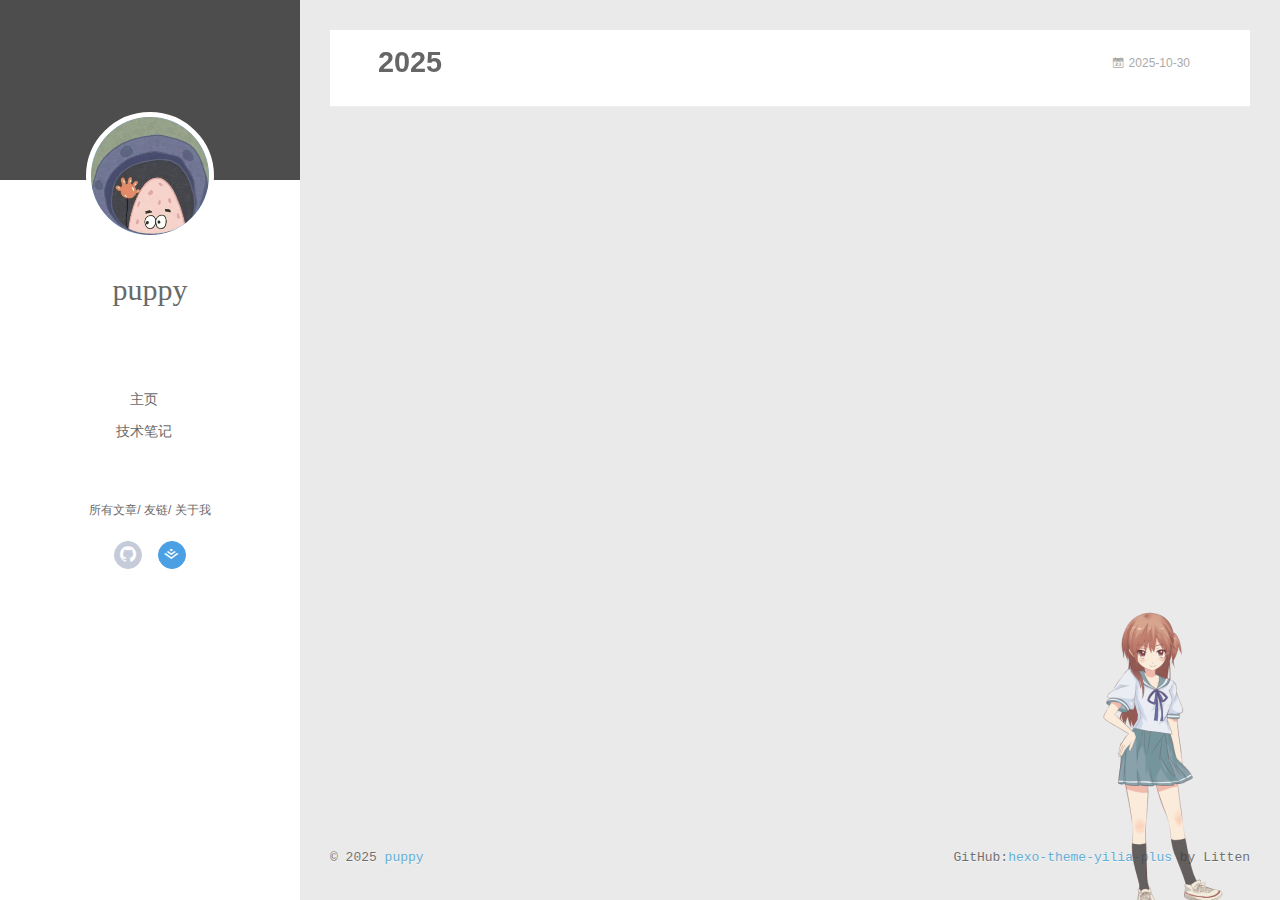
<file: archives/2025/10/index.html>
<!DOCTYPE html>
<html>
<head>
  <meta charset="utf-8">
  
  <meta name="renderer" content="webkit">
  <meta http-equiv="X-UA-Compatible" content="IE=edge" >
  <link rel="dns-prefetch" href="https://ispuppy.github.io">
  <title>Archives: 2025/10 | puppy</title>
  <meta name="generator" content="hexo-theme-yilia-plus">
  <meta name="viewport" content="width=device-width, initial-scale=1, maximum-scale=1">
  
  <meta property="og:type" content="website">
<meta property="og:title" content="puppy">
<meta property="og:url" content="https://ispuppy.github.io/archives/2025/10/index.html">
<meta property="og:site_name" content="puppy">
<meta property="og:locale" content="en_US">
<meta property="article:author" content="puppy">
<meta name="twitter:card" content="summary">
  
    <link rel="alternative" href="/atom.xml" title="puppy" type="application/atom+xml">
  
  
    <link rel="icon" href="/img/head.jpg">
  
  
    <link rel="apple-touch-icon" href="/apple-touch-icon-180x180.png">
  
  <link rel="stylesheet" type="text/css" href="/./main.a5fda8.css">
  <style type="text/css">
    
    #container.show {
      background: linear-gradient(200deg,#a0cfe4,#e8c37e);
    }
  </style>
  

  

  
    
 	  <script src="/lib/clickLove.js"></script>
  
  


  

</head>

<body>
  <div id="container" q-class="show:isCtnShow">
    <canvas id="anm-canvas" class="anm-canvas"></canvas>
    <div class="left-col" q-class="show:isShow">
      


<div class="overlay" style="background: #4d4d4d;"></div>
<div class="intrude-less">
	<header id="header" class="inner">
		<a href="/" class="profilepic">
			<img src="/img/head.jpg" class="js-avatar">
		</a>
		<hgroup>
			<h1 class="header-author"><a href="/">puppy</a></h1>
		</hgroup>
		

		<nav class="header-menu">
			<ul>
			
				<li><a href="/" >主页</a></li>
			
				<li><a target="_blank" rel="noopener" href="https://puppy.xin/blog/" >技术笔记</a></li>
			
			</ul>
		</nav>
		<nav class="header-smart-menu">
			
				
					<a q-on="click: openSlider(e, 'innerArchive')" href="javascript:void(0)">所有文章</a>
				
			
				
					<a q-on="click: openSlider(e, 'friends')" href="javascript:void(0)">友链</a>
				
			
				
					<a q-on="click: openSlider(e, 'aboutme')" href="javascript:void(0)">关于我</a>
				
			
		</nav>
		<nav class="header-nav">
			<div class="social">
				
					
						<a class="github" target="_blank" rel="noopener" href="https://github.com/ispuppy" 
												title="GitHub" ><i class="icon-github"></i></a>
					
				
					
						<a class="juejin" target="_blank" rel="noopener" href="https://juejin.cn/user/1328669081995608" 
												title="掘金" ><i class="icon-juejin"></i></a>
					
				
			</div>
		
		</nav>
	</header>		
</div>

    </div>
    <div class="mid-col" q-class="show:isShow,hide:isShow|isFalse">
      
      
<nav id="mobile-nav">
  	<div class="overlay js-overlay" style="background: #4d4d4d"></div>
	<div class="btnctn js-mobile-btnctn">
  		<div class="slider-trigger list" q-on="click: openSlider(e)"><i class="icon icon-sort"></i></div>
	</div>
	<div class="intrude-less">
		<header id="header" class="inner">
			<div class="profilepic">
				<a href="/">
					<img src="/img/head.jpg" class="js-avatar">
				</a>
			</div>
			<hgroup>
			  <h1 class="header-author js-header-author">puppy</h1>
			</hgroup>
			
			
			
				
			
				
			
			
			
			<nav class="header-nav">
				<div class="social">
					
						
						<a class="github" target="_blank" 
							href="https://github.com/ispuppy" title="GitHub"><i class="icon-github"></i></a>
						
					
						
						<a class="juejin" target="_blank" 
							href="https://juejin.cn/user/1328669081995608" title="掘金"><i class="icon-juejin"></i></a>
						
					
				</div>
			</nav>

			<nav class="header-menu js-header-menu">
				<ul style="width: 50%">
				
				
					<li style="width: 50%"><a href="/">主页</a></li>
		        
					<li style="width: 50%"><a target="_blank" rel="noopener" href="https://puppy.xin/blog/">技术笔记</a></li>
		        
				</ul>
			</nav>
		</header>				
	</div>
	<div class="mobile-mask" style="display:none" q-show="isShow"></div>
</nav>

      <div id="wrapper" class="body-wrap">
        <div class="menu-l">
          <div class="canvas-wrap">
            <canvas data-colors="#eaeaea" data-sectionHeight="100" data-contentId="js-content" id="myCanvas1"
              class="anm-canvas"></canvas>
          </div>
          <div id="js-content" class="content-ll">
            
  
  
    
    
      
      
      <section class="archives-wrap">
        <div class="archive-year-wrap">
          <a href="/archives/2025" class="archive-year">2025</a>
        </div>
        <div class="archives">
    
    <article class="archive-article archive-type-post">
  <div class="archive-article-inner">
    <header class="archive-article-header">
      	<div class="article-meta">
	      	
<a href="/2025/10/30/aiVueI18n/" class="archive-article-date">
        <time datetime="2025-10-30T12:04:33.441Z" itemprop="datePublished"><i class="icon-calendar icon"></i>2025-10-30</time>
</a>

        </div>
    	 

        <div class="article-info info-on-right">
          
          

        </div>
        <div class="clearfix"></div>
    </header>
  </div>
</article>
  
  
    </div></section>
  

    


          </div>
        </div>
      </div>
      <footer id="footer">
  <div class="outer">
    <div id="footer-info">
    	<div class="footer-left">
    		&copy; 2025 <a href="https://ispuppy.github.io/" target="_blank">puppy</a>
    	</div>
      	<div class="footer-right">
			
			
      		GitHub:<a href="https://github.com/JoeyBling/hexo-theme-yilia-plus" target="_blank">hexo-theme-yilia-plus</a> by Litten
      	</div>
    </div>
  </div>
  
  
	<script src="/lib/busuanzi.pure.js"></script>
	
  
  
	
	<span id="busuanzi_container_site_pv" style="display:none">
		本站总访问量<span id="busuanzi_value_site_pv"></span>次	
	        <span class="post-meta-divider" >|</span>
	</span>
  	<span id="busuanzi_container_site_uv" style='display:none'>
  		本站访客数<span id="busuanzi_value_site_uv"></span>人
  	</span>
  
</footer>

    </div>
    <script>
	var yiliaConfig = {
		mathjax: false,
		isHome: false,
		isPost: false,
		isArchive: true,
		isTag: false,
		isCategory: false,
		open_in_new: true,
		toc_hide_index: true,
		root: "/",
		innerArchive: true,
		showTags: true
	}
</script>

<script>!function(r){function e(t){if(i[t])return i[t].exports;var n=i[t]={exports:{},id:t,loaded:!1};return r[t].call(n.exports,n,n.exports,e),n.loaded=!0,n.exports}var i={};e.m=r,e.c=i,e.p="./",e(0)}([function(t,n,r){r(208),t.exports=r(205)},function(t,n,r){var d=r(3),y=r(46),g=r(26),b=r(27),x=r(47),m="prototype",S=function(t,n,r){var e,i,o,u,c=t&S.F,f=t&S.G,a=t&S.S,s=t&S.P,l=t&S.B,h=f?d:a?d[n]||(d[n]={}):(d[n]||{})[m],v=f?y:y[n]||(y[n]={}),p=v[m]||(v[m]={});for(e in f&&(r=n),r)o=((i=!c&&h&&void 0!==h[e])?h:r)[e],u=l&&i?x(o,d):s&&"function"==typeof o?x(Function.call,o):o,h&&b(h,e,o,t&S.U),v[e]!=o&&g(v,e,u),s&&p[e]!=o&&(p[e]=o)};d.core=y,S.F=1,S.G=2,S.S=4,S.P=8,S.B=16,S.W=32,S.U=64,S.R=128,t.exports=S},function(t,n,r){var e=r(5);t.exports=function(t){if(!e(t))throw TypeError(t+" is not an object!");return t}},function(t,n){var r=t.exports="undefined"!=typeof window&&window.Math==Math?window:"undefined"!=typeof self&&self.Math==Math?self:Function("return this")();"number"==typeof __g&&(__g=r)},function(t,n){t.exports=function(t){try{return!!t()}catch(t){return!0}}},function(t,n){t.exports=function(t){return"object"==typeof t?null!==t:"function"==typeof t}},function(t,n){var r=t.exports="undefined"!=typeof window&&window.Math==Math?window:"undefined"!=typeof self&&self.Math==Math?self:Function("return this")();"number"==typeof __g&&(__g=r)},function(t,n,r){var e=r(118)("wks"),i=r(79),o=r(3).Symbol,u="function"==typeof o;(t.exports=function(t){return e[t]||(e[t]=u&&o[t]||(u?o:i)("Symbol."+t))}).store=e},function(t,n,r){var e=r(49),i=Math.min;t.exports=function(t){return 0<t?i(e(t),9007199254740991):0}},function(t,n){var r={}.hasOwnProperty;t.exports=function(t,n){return r.call(t,n)}},function(t,n,r){t.exports=!r(4)(function(){return 7!=Object.defineProperty({},"a",{get:function(){return 7}}).a})},function(t,n,r){var e=r(2),i=r(174),o=r(53),u=Object.defineProperty;n.f=r(10)?Object.defineProperty:function(t,n,r){if(e(t),n=o(n,!0),e(r),i)try{return u(t,n,r)}catch(t){}if("get"in r||"set"in r)throw TypeError("Accessors not supported!");return"value"in r&&(t[n]=r.value),t}},function(t,n,r){t.exports=!r(20)(function(){return 7!=Object.defineProperty({},"a",{get:function(){return 7}}).a})},function(t,n,r){var e=r(14),i=r(24);t.exports=r(12)?function(t,n,r){return e.f(t,n,i(1,r))}:function(t,n,r){return t[n]=r,t}},function(t,n,r){var e=r(22),i=r(60),o=r(42),u=Object.defineProperty;n.f=r(12)?Object.defineProperty:function(t,n,r){if(e(t),n=o(n,!0),e(r),i)try{return u(t,n,r)}catch(t){}if("get"in r||"set"in r)throw TypeError("Accessors not supported!");return"value"in r&&(t[n]=r.value),t}},function(t,n,r){var e=r(96),i=r(34);t.exports=function(t){return e(i(t))}},function(t,n,r){var e=r(40)("wks"),i=r(25),o=r(6).Symbol,u="function"==typeof o;(t.exports=function(t){return e[t]||(e[t]=u&&o[t]||(u?o:i)("Symbol."+t))}).store=e},function(t,n,r){var e=r(51);t.exports=function(t){return Object(e(t))}},function(t,n){t.exports=function(t){return"object"==typeof t?null!==t:"function"==typeof t}},function(t,n){var r=t.exports={version:"2.6.9"};"number"==typeof __e&&(__e=r)},function(t,n){t.exports=function(t){try{return!!t()}catch(t){return!0}}},function(t,n){t.exports=function(t){if("function"!=typeof t)throw TypeError(t+" is not a function!");return t}},function(t,n,r){var e=r(18);t.exports=function(t){if(!e(t))throw TypeError(t+" is not an object!");return t}},function(t,n){t.exports=!0},function(t,n){t.exports=function(t,n){return{enumerable:!(1&t),configurable:!(2&t),writable:!(4&t),value:n}}},function(t,n){var r=0,e=Math.random();t.exports=function(t){return"Symbol(".concat(void 0===t?"":t,")_",(++r+e).toString(36))}},function(t,n,r){var e=r(11),i=r(75);t.exports=r(10)?function(t,n,r){return e.f(t,n,i(1,r))}:function(t,n,r){return t[n]=r,t}},function(t,n,r){var o=r(3),u=r(26),c=r(30),f=r(79)("src"),e=r(219),i="toString",a=(""+e).split(i);r(46).inspectSource=function(t){return e.call(t)},(t.exports=function(t,n,r,e){var i="function"==typeof r;i&&(c(r,"name")||u(r,"name",n)),t[n]!==r&&(i&&(c(r,f)||u(r,f,t[n]?""+t[n]:a.join(String(n)))),t===o?t[n]=r:e?t[n]?t[n]=r:u(t,n,r):(delete t[n],u(t,n,r)))})(Function.prototype,i,function(){return"function"==typeof this&&this[f]||e.call(this)})},function(t,n,r){var e=r(1),i=r(4),u=r(51),c=/"/g,o=function(t,n,r,e){var i=String(u(t)),o="<"+n;return""!==r&&(o+=" "+r+'="'+String(e).replace(c,"&quot;")+'"'),o+">"+i+"</"+n+">"};t.exports=function(n,t){var r={};r[n]=t(o),e(e.P+e.F*i(function(){var t=""[n]('"');return t!==t.toLowerCase()||3<t.split('"').length}),"String",r)}},function(t,n,r){var e=r(65),i=r(35);t.exports=Object.keys||function(t){return e(t,i)}},function(t,n){var r={}.hasOwnProperty;t.exports=function(t,n){return r.call(t,n)}},function(t,n,r){var e=r(117),i=r(75),o=r(33),u=r(53),c=r(30),f=r(174),a=Object.getOwnPropertyDescriptor;n.f=r(10)?a:function(t,n){if(t=o(t),n=u(n,!0),f)try{return a(t,n)}catch(t){}if(c(t,n))return i(!e.f.call(t,n),t[n])}},function(t,n,r){var e=r(30),i=r(17),o=r(154)("IE_PROTO"),u=Object.prototype;t.exports=Object.getPrototypeOf||function(t){return t=i(t),e(t,o)?t[o]:"function"==typeof t.constructor&&t instanceof t.constructor?t.constructor.prototype:t instanceof Object?u:null}},function(t,n,r){var e=r(116),i=r(51);t.exports=function(t){return e(i(t))}},function(t,n){t.exports=function(t){if(null==t)throw TypeError("Can't call method on  "+t);return t}},function(t,n){t.exports="constructor,hasOwnProperty,isPrototypeOf,propertyIsEnumerable,toLocaleString,toString,valueOf".split(",")},function(t,n){t.exports={}},function(t,n){n.f={}.propertyIsEnumerable},function(t,n,r){var e=r(14).f,i=r(9),o=r(16)("toStringTag");t.exports=function(t,n,r){t&&!i(t=r?t:t.prototype,o)&&e(t,o,{configurable:!0,value:n})}},function(t,n,r){var e=r(40)("keys"),i=r(25);t.exports=function(t){return e[t]||(e[t]=i(t))}},function(t,n,r){var e=r(19),i=r(6),o="__core-js_shared__",u=i[o]||(i[o]={});(t.exports=function(t,n){return u[t]||(u[t]=void 0!==n?n:{})})("versions",[]).push({version:e.version,mode:r(23)?"pure":"global",copyright:"© 2019 Denis Pushkarev (zloirock.ru)"})},function(t,n){var r=Math.ceil,e=Math.floor;t.exports=function(t){return isNaN(t=+t)?0:(0<t?e:r)(t)}},function(t,n,r){var i=r(18);t.exports=function(t,n){if(!i(t))return t;var r,e;if(n&&"function"==typeof(r=t.toString)&&!i(e=r.call(t)))return e;if("function"==typeof(r=t.valueOf)&&!i(e=r.call(t)))return e;if(!n&&"function"==typeof(r=t.toString)&&!i(e=r.call(t)))return e;throw TypeError("Can't convert object to primitive value")}},function(t,n,r){var e=r(6),i=r(19),o=r(23),u=r(44),c=r(14).f;t.exports=function(t){var n=i.Symbol||(i.Symbol=o?{}:e.Symbol||{});"_"==t.charAt(0)||t in n||c(n,t,{value:u.f(t)})}},function(t,n,r){n.f=r(16)},function(t,n){var r={}.toString;t.exports=function(t){return r.call(t).slice(8,-1)}},function(t,n){var r=t.exports={version:"2.6.9"};"number"==typeof __e&&(__e=r)},function(t,n,r){var o=r(21);t.exports=function(e,i,t){if(o(e),void 0===i)return e;switch(t){case 1:return function(t){return e.call(i,t)};case 2:return function(t,n){return e.call(i,t,n)};case 3:return function(t,n,r){return e.call(i,t,n,r)}}return function(){return e.apply(i,arguments)}}},function(t,n,r){"use strict";var e=r(4);t.exports=function(t,n){return!!t&&e(function(){n?t.call(null,function(){},1):t.call(null)})}},function(t,n){var r=Math.ceil,e=Math.floor;t.exports=function(t){return isNaN(t=+t)?0:(0<t?e:r)(t)}},function(t,n,r){var x=r(47),m=r(116),S=r(17),w=r(8),e=r(138);t.exports=function(l,t){var h=1==l,v=2==l,p=3==l,d=4==l,y=6==l,g=5==l||y,b=t||e;return function(t,n,r){for(var e,i,o=S(t),u=m(o),c=x(n,r,3),f=w(u.length),a=0,s=h?b(t,f):v?b(t,0):void 0;a<f;a++)if((g||a in u)&&(i=c(e=u[a],a,o),l))if(h)s[a]=i;else if(i)switch(l){case 3:return!0;case 5:return e;case 6:return a;case 2:s.push(e)}else if(d)return!1;return y?-1:p||d?d:s}}},function(t,n){t.exports=function(t){if(null==t)throw TypeError("Can't call method on  "+t);return t}},function(t,n,r){var i=r(1),o=r(46),u=r(4);t.exports=function(t,n){var r=(o.Object||{})[t]||Object[t],e={};e[t]=n(r),i(i.S+i.F*u(function(){r(1)}),"Object",e)}},function(t,n,r){var i=r(5);t.exports=function(t,n){if(!i(t))return t;var r,e;if(n&&"function"==typeof(r=t.toString)&&!i(e=r.call(t)))return e;if("function"==typeof(r=t.valueOf)&&!i(e=r.call(t)))return e;if(!n&&"function"==typeof(r=t.toString)&&!i(e=r.call(t)))return e;throw TypeError("Can't convert object to primitive value")}},function(t,n,r){var d=r(6),y=r(19),g=r(93),b=r(13),x=r(9),m="prototype",S=function(t,n,r){var e,i,o,u=t&S.F,c=t&S.G,f=t&S.S,a=t&S.P,s=t&S.B,l=t&S.W,h=c?y:y[n]||(y[n]={}),v=h[m],p=c?d:f?d[n]:(d[n]||{})[m];for(e in c&&(r=n),r)(i=!u&&p&&void 0!==p[e])&&x(h,e)||(o=i?p[e]:r[e],h[e]=c&&"function"!=typeof p[e]?r[e]:s&&i?g(o,d):l&&p[e]==o?function(e){var t=function(t,n,r){if(this instanceof e){switch(arguments.length){case 0:return new e;case 1:return new e(t);case 2:return new e(t,n)}return new e(t,n,r)}return e.apply(this,arguments)};return t[m]=e[m],t}(o):a&&"function"==typeof o?g(Function.call,o):o,a&&((h.virtual||(h.virtual={}))[e]=o,t&S.R&&v&&!v[e]&&b(v,e,o)))};S.F=1,S.G=2,S.S=4,S.P=8,S.B=16,S.W=32,S.U=64,S.R=128,t.exports=S},function(t,n,r){var e=r(34);t.exports=function(t){return Object(e(t))}},function(t,n,r){var o=r(196),e=r(1),i=r(118)("metadata"),u=i.store||(i.store=new(r(200))),c=function(t,n,r){var e=u.get(t);if(!e){if(!r)return;u.set(t,e=new o)}var i=e.get(n);if(!i){if(!r)return;e.set(n,i=new o)}return i};t.exports={store:u,map:c,has:function(t,n,r){var e=c(n,r,!1);return void 0!==e&&e.has(t)},get:function(t,n,r){var e=c(n,r,!1);return void 0===e?void 0:e.get(t)},set:function(t,n,r,e){c(r,e,!0).set(t,n)},keys:function(t,n){var r=c(t,n,!1),e=[];return r&&r.forEach(function(t,n){e.push(n)}),e},key:function(t){return void 0===t||"symbol"==typeof t?t:String(t)},exp:function(t){e(e.S,"Reflect",t)}}},function(t,n,r){"use strict";if(r(10)){var g=r(68),b=r(3),x=r(4),m=r(1),S=r(132),e=r(159),h=r(47),w=r(70),i=r(75),_=r(26),o=r(76),u=r(49),O=r(8),E=r(194),c=r(78),f=r(53),a=r(30),M=r(81),P=r(5),v=r(17),p=r(145),j=r(72),F=r(32),A=r(73).f,d=r(161),s=r(79),l=r(7),y=r(50),I=r(120),L=r(119),N=r(162),T=r(82),k=r(125),R=r(77),C=r(137),D=r(166),G=r(11),W=r(31),U=G.f,V=W.f,B=b.RangeError,q=b.TypeError,z=b.Uint8Array,K="ArrayBuffer",H="Shared"+K,J="BYTES_PER_ELEMENT",$="prototype",Y=Array[$],X=e.ArrayBuffer,Q=e.DataView,Z=y(0),tt=y(2),nt=y(3),rt=y(4),et=y(5),it=y(6),ot=I(!0),ut=I(!1),ct=N.values,ft=N.keys,at=N.entries,st=Y.lastIndexOf,lt=Y.reduce,ht=Y.reduceRight,vt=Y.join,pt=Y.sort,dt=Y.slice,yt=Y.toString,gt=Y.toLocaleString,bt=l("iterator"),xt=l("toStringTag"),mt=s("typed_constructor"),St=s("def_constructor"),wt=S.CONSTR,_t=S.TYPED,Ot=S.VIEW,Et="Wrong length!",Mt=y(1,function(t,n){return It(L(t,t[St]),n)}),Pt=x(function(){return 1===new z(new Uint16Array([1]).buffer)[0]}),jt=!!z&&!!z[$].set&&x(function(){new z(1).set({})}),Ft=function(t,n){var r=u(t);if(r<0||r%n)throw B("Wrong offset!");return r},At=function(t){if(P(t)&&_t in t)return t;throw q(t+" is not a typed array!")},It=function(t,n){if(!(P(t)&&mt in t))throw q("It is not a typed array constructor!");return new t(n)},Lt=function(t,n){return Nt(L(t,t[St]),n)},Nt=function(t,n){for(var r=0,e=n.length,i=It(t,e);r<e;)i[r]=n[r++];return i},Tt=function(t,n,r){U(t,n,{get:function(){return this._d[r]}})},kt=function(t){var n,r,e,i,o,u,c=v(t),f=arguments.length,a=1<f?arguments[1]:void 0,s=void 0!==a,l=d(c);if(null!=l&&!p(l)){for(u=l.call(c),e=[],n=0;!(o=u.next()).done;n++)e.push(o.value);c=e}for(s&&2<f&&(a=h(a,arguments[2],2)),n=0,r=O(c.length),i=It(this,r);n<r;n++)i[n]=s?a(c[n],n):c[n];return i},Rt=function(){for(var t=0,n=arguments.length,r=It(this,n);t<n;)r[t]=arguments[t++];return r},Ct=!!z&&x(function(){gt.call(new z(1))}),Dt=function(){return gt.apply(Ct?dt.call(At(this)):At(this),arguments)},Gt={copyWithin:function(t,n){return D.call(At(this),t,n,2<arguments.length?arguments[2]:void 0)},every:function(t){return rt(At(this),t,1<arguments.length?arguments[1]:void 0)},fill:function(t){return C.apply(At(this),arguments)},filter:function(t){return Lt(this,tt(At(this),t,1<arguments.length?arguments[1]:void 0))},find:function(t){return et(At(this),t,1<arguments.length?arguments[1]:void 0)},findIndex:function(t){return it(At(this),t,1<arguments.length?arguments[1]:void 0)},forEach:function(t){Z(At(this),t,1<arguments.length?arguments[1]:void 0)},indexOf:function(t){return ut(At(this),t,1<arguments.length?arguments[1]:void 0)},includes:function(t){return ot(At(this),t,1<arguments.length?arguments[1]:void 0)},join:function(t){return vt.apply(At(this),arguments)},lastIndexOf:function(t){return st.apply(At(this),arguments)},map:function(t){return Mt(At(this),t,1<arguments.length?arguments[1]:void 0)},reduce:function(t){return lt.apply(At(this),arguments)},reduceRight:function(t){return ht.apply(At(this),arguments)},reverse:function(){for(var t,n=this,r=At(n).length,e=Math.floor(r/2),i=0;i<e;)t=n[i],n[i++]=n[--r],n[r]=t;return n},some:function(t){return nt(At(this),t,1<arguments.length?arguments[1]:void 0)},sort:function(t){return pt.call(At(this),t)},subarray:function(t,n){var r=At(this),e=r.length,i=c(t,e);return new(L(r,r[St]))(r.buffer,r.byteOffset+i*r.BYTES_PER_ELEMENT,O((void 0===n?e:c(n,e))-i))}},Wt=function(t,n){return Lt(this,dt.call(At(this),t,n))},Ut=function(t){At(this);var n=Ft(arguments[1],1),r=this.length,e=v(t),i=O(e.length),o=0;if(r<i+n)throw B(Et);for(;o<i;)this[n+o]=e[o++]},Vt={entries:function(){return at.call(At(this))},keys:function(){return ft.call(At(this))},values:function(){return ct.call(At(this))}},Bt=function(t,n){return P(t)&&t[_t]&&"symbol"!=typeof n&&n in t&&String(+n)==String(n)},qt=function(t,n){return Bt(t,n=f(n,!0))?i(2,t[n]):V(t,n)},zt=function(t,n,r){return!(Bt(t,n=f(n,!0))&&P(r)&&a(r,"value"))||a(r,"get")||a(r,"set")||r.configurable||a(r,"writable")&&!r.writable||a(r,"enumerable")&&!r.enumerable?U(t,n,r):(t[n]=r.value,t)};wt||(W.f=qt,G.f=zt),m(m.S+m.F*!wt,"Object",{getOwnPropertyDescriptor:qt,defineProperty:zt}),x(function(){yt.call({})})&&(yt=gt=function(){return vt.call(this)});var Kt=o({},Gt);o(Kt,Vt),_(Kt,bt,Vt.values),o(Kt,{slice:Wt,set:Ut,constructor:function(){},toString:yt,toLocaleString:Dt}),Tt(Kt,"buffer","b"),Tt(Kt,"byteOffset","o"),Tt(Kt,"byteLength","l"),Tt(Kt,"length","e"),U(Kt,xt,{get:function(){return this[_t]}}),t.exports=function(t,l,n,o){var h=t+((o=!!o)?"Clamped":"")+"Array",r="get"+t,u="set"+t,v=b[h],c=v||{},e=v&&F(v),i=!v||!S.ABV,f={},a=v&&v[$],p=function(t,i){U(t,i,{get:function(){return t=i,(n=this._d).v[r](t*l+n.o,Pt);var t,n},set:function(t){return n=i,r=t,e=this._d,o&&(r=(r=Math.round(r))<0?0:255<r?255:255&r),void e.v[u](n*l+e.o,r,Pt);var n,r,e},enumerable:!0})};i?(v=n(function(t,n,r,e){w(t,v,h,"_d");var i,o,u,c,f=0,a=0;if(P(n)){if(!(n instanceof X||(c=M(n))==K||c==H))return _t in n?Nt(v,n):kt.call(v,n);i=n,a=Ft(r,l);var s=n.byteLength;if(void 0===e){if(s%l)throw B(Et);if((o=s-a)<0)throw B(Et)}else if(s<(o=O(e)*l)+a)throw B(Et);u=o/l}else u=E(n),i=new X(o=u*l);for(_(t,"_d",{b:i,o:a,l:o,e:u,v:new Q(i)});f<u;)p(t,f++)}),a=v[$]=j(Kt),_(a,"constructor",v)):x(function(){v(1)})&&x(function(){new v(-1)})&&k(function(t){new v,new v(null),new v(1.5),new v(t)},!0)||(v=n(function(t,n,r,e){var i;return w(t,v,h),P(n)?n instanceof X||(i=M(n))==K||i==H?void 0!==e?new c(n,Ft(r,l),e):void 0!==r?new c(n,Ft(r,l)):new c(n):_t in n?Nt(v,n):kt.call(v,n):new c(E(n))}),Z(e!==Function.prototype?A(c).concat(A(e)):A(c),function(t){t in v||_(v,t,c[t])}),v[$]=a,g||(a.constructor=v));var s=a[bt],d=!!s&&("values"==s.name||null==s.name),y=Vt.values;_(v,mt,!0),_(a,_t,h),_(a,Ot,!0),_(a,St,v),(o?new v(1)[xt]==h:xt in a)||U(a,xt,{get:function(){return h}}),f[h]=v,m(m.G+m.W+m.F*(v!=c),f),m(m.S,h,{BYTES_PER_ELEMENT:l}),m(m.S+m.F*x(function(){c.of.call(v,1)}),h,{from:kt,of:Rt}),J in a||_(a,J,l),m(m.P,h,Gt),R(h),m(m.P+m.F*jt,h,{set:Ut}),m(m.P+m.F*!d,h,Vt),g||a.toString==yt||(a.toString=yt),m(m.P+m.F*x(function(){new v(1).slice()}),h,{slice:Wt}),m(m.P+m.F*(x(function(){return[1,2].toLocaleString()!=new v([1,2]).toLocaleString()})||!x(function(){a.toLocaleString.call([1,2])})),h,{toLocaleString:Dt}),T[h]=d?s:y,g||d||_(a,bt,y)}}else t.exports=function(){}},function(t,n){var r={}.toString;t.exports=function(t){return r.call(t).slice(8,-1)}},function(t,n,r){var e=r(18),i=r(6).document,o=e(i)&&e(i.createElement);t.exports=function(t){return o?i.createElement(t):{}}},function(t,n,r){t.exports=!r(12)&&!r(20)(function(){return 7!=Object.defineProperty(r(59)("div"),"a",{get:function(){return 7}}).a})},function(t,n,r){"use strict";var x=r(23),m=r(54),S=r(66),w=r(13),_=r(36),O=r(98),E=r(38),M=r(104),P=r(16)("iterator"),j=!([].keys&&"next"in[].keys()),F="values",A=function(){return this};t.exports=function(t,n,r,e,i,o,u){O(r,n,e);var c,f,a,s=function(t){if(!j&&t in p)return p[t];switch(t){case"keys":case F:return function(){return new r(this,t)}}return function(){return new r(this,t)}},l=n+" Iterator",h=i==F,v=!1,p=t.prototype,d=p[P]||p["@@iterator"]||i&&p[i],y=d||s(i),g=i?h?s("entries"):y:void 0,b="Array"==n&&p.entries||d;if(b&&((a=M(b.call(new t)))!==Object.prototype&&a.next&&(E(a,l,!0),x||"function"==typeof a[P]||w(a,P,A))),h&&d&&d.name!==F&&(v=!0,y=function(){return d.call(this)}),x&&!u||!j&&!v&&p[P]||w(p,P,y),_[n]=y,_[l]=A,i)if(c={values:h?y:s(F),keys:o?y:s("keys"),entries:g},u)for(f in c)f in p||S(p,f,c[f]);else m(m.P+m.F*(j||v),n,c);return c}},function(t,n,e){var i=e(22),o=e(101),u=e(35),c=e(39)("IE_PROTO"),f=function(){},a="prototype",s=function(){var t,n=e(59)("iframe"),r=u.length;for(n.style.display="none",e(95).appendChild(n),n.src="javascript:",(t=n.contentWindow.document).open(),t.write("<script>document.F=Object<\/script>"),t.close(),s=t.F;r--;)delete s[a][u[r]];return s()};t.exports=Object.create||function(t,n){var r;return null!==t?(f[a]=i(t),r=new f,f[a]=null,r[c]=t):r=s(),void 0===n?r:o(r,n)}},function(t,n,r){var e=r(65),i=r(35).concat("length","prototype");n.f=Object.getOwnPropertyNames||function(t){return e(t,i)}},function(t,n){n.f=Object.getOwnPropertySymbols},function(t,n,r){var u=r(9),c=r(15),f=r(92)(!1),a=r(39)("IE_PROTO");t.exports=function(t,n){var r,e=c(t),i=0,o=[];for(r in e)r!=a&&u(e,r)&&o.push(r);for(;n.length>i;)u(e,r=n[i++])&&(~f(o,r)||o.push(r));return o}},function(t,n,r){t.exports=r(13)},function(t,n,r){var e=r(7)("unscopables"),i=Array.prototype;null==i[e]&&r(26)(i,e,{}),t.exports=function(t){i[e][t]=!0}},function(t,n){t.exports=!1},function(t,n,r){var e=r(79)("meta"),i=r(5),o=r(30),u=r(11).f,c=0,f=Object.isExtensible||function(){return!0},a=!r(4)(function(){return f(Object.preventExtensions({}))}),s=function(t){u(t,e,{value:{i:"O"+ ++c,w:{}}})},l=t.exports={KEY:e,NEED:!1,fastKey:function(t,n){if(!i(t))return"symbol"==typeof t?t:("string"==typeof t?"S":"P")+t;if(!o(t,e)){if(!f(t))return"F";if(!n)return"E";s(t)}return t[e].i},getWeak:function(t,n){if(!o(t,e)){if(!f(t))return!0;if(!n)return!1;s(t)}return t[e].w},onFreeze:function(t){return a&&l.NEED&&f(t)&&!o(t,e)&&s(t),t}}},function(t,n){t.exports=function(t,n,r,e){if(!(t instanceof n)||void 0!==e&&e in t)throw TypeError(r+": incorrect invocation!");return t}},function(t,n,r){var h=r(47),v=r(177),p=r(145),d=r(2),y=r(8),g=r(161),b={},x={};(n=t.exports=function(t,n,r,e,i){var o,u,c,f,a=i?function(){return t}:g(t),s=h(r,e,n?2:1),l=0;if("function"!=typeof a)throw TypeError(t+" is not iterable!");if(p(a)){for(o=y(t.length);l<o;l++)if((f=n?s(d(u=t[l])[0],u[1]):s(t[l]))===b||f===x)return f}else for(c=a.call(t);!(u=c.next()).done;)if((f=v(c,s,u.value,n))===b||f===x)return f}).BREAK=b,n.RETURN=x},function(t,n,e){var i=e(2),o=e(183),u=e(141),c=e(154)("IE_PROTO"),f=function(){},a="prototype",s=function(){var t,n=e(140)("iframe"),r=u.length;for(n.style.display="none",e(143).appendChild(n),n.src="javascript:",(t=n.contentWindow.document).open(),t.write("<script>document.F=Object<\/script>"),t.close(),s=t.F;r--;)delete s[a][u[r]];return s()};t.exports=Object.create||function(t,n){var r;return null!==t?(f[a]=i(t),r=new f,f[a]=null,r[c]=t):r=s(),void 0===n?r:o(r,n)}},function(t,n,r){var e=r(185),i=r(141).concat("length","prototype");n.f=Object.getOwnPropertyNames||function(t){return e(t,i)}},function(t,n,r){var e=r(185),i=r(141);t.exports=Object.keys||function(t){return e(t,i)}},function(t,n){t.exports=function(t,n){return{enumerable:!(1&t),configurable:!(2&t),writable:!(4&t),value:n}}},function(t,n,r){var i=r(27);t.exports=function(t,n,r){for(var e in n)i(t,e,n[e],r);return t}},function(t,n,r){"use strict";var e=r(3),i=r(11),o=r(10),u=r(7)("species");t.exports=function(t){var n=e[t];o&&n&&!n[u]&&i.f(n,u,{configurable:!0,get:function(){return this}})}},function(t,n,r){var e=r(49),i=Math.max,o=Math.min;t.exports=function(t,n){return(t=e(t))<0?i(t+n,0):o(t,n)}},function(t,n){var r=0,e=Math.random();t.exports=function(t){return"Symbol(".concat(void 0===t?"":t,")_",(++r+e).toString(36))}},function(t,n,r){var e=r(5);t.exports=function(t,n){if(!e(t)||t._t!==n)throw TypeError("Incompatible receiver, "+n+" required!");return t}},function(t,n,r){var i=r(45),o=r(7)("toStringTag"),u="Arguments"==i(function(){return arguments}());t.exports=function(t){var n,r,e;return void 0===t?"Undefined":null===t?"Null":"string"==typeof(r=function(t,n){try{return t[n]}catch(t){}}(n=Object(t),o))?r:u?i(n):"Object"==(e=i(n))&&"function"==typeof n.callee?"Arguments":e}},function(t,n){t.exports={}},function(t,n,r){var e=r(11).f,i=r(30),o=r(7)("toStringTag");t.exports=function(t,n,r){t&&!i(t=r?t:t.prototype,o)&&e(t,o,{configurable:!0,value:n})}},function(t,n,r){var u=r(1),e=r(51),c=r(4),f=r(157),i="["+f+"]",o=RegExp("^"+i+i+"*"),a=RegExp(i+i+"*$"),s=function(t,n,r){var e={},i=c(function(){return!!f[t]()||"​"!="​"[t]()}),o=e[t]=i?n(l):f[t];r&&(e[r]=o),u(u.P+u.F*i,"String",e)},l=s.trim=function(t,n){return t=String(e(t)),1&n&&(t=t.replace(o,"")),2&n&&(t=t.replace(a,"")),t};t.exports=s},function(t,n,r){t.exports={default:r(88),__esModule:!0}},function(t,n,r){t.exports={default:r(89),__esModule:!0}},function(t,n,r){"use strict";function e(t){return t&&t.__esModule?t:{default:t}}n.__esModule=!0;var i=e(r(86)),o=e(r(85)),u="function"==typeof o.default&&"symbol"==typeof i.default?function(t){return typeof t}:function(t){return t&&"function"==typeof o.default&&t.constructor===o.default&&t!==o.default.prototype?"symbol":typeof t};n.default="function"==typeof o.default&&"symbol"===u(i.default)?function(t){return void 0===t?"undefined":u(t)}:function(t){return t&&"function"==typeof o.default&&t.constructor===o.default&&t!==o.default.prototype?"symbol":void 0===t?"undefined":u(t)}},function(t,n,r){r(111),r(109),r(112),r(113),t.exports=r(19).Symbol},function(t,n,r){r(110),r(114),t.exports=r(44).f("iterator")},function(t,n){t.exports=function(t){if("function"!=typeof t)throw TypeError(t+" is not a function!");return t}},function(t,n){t.exports=function(){}},function(t,n,r){var f=r(15),a=r(107),s=r(106);t.exports=function(c){return function(t,n,r){var e,i=f(t),o=a(i.length),u=s(r,o);if(c&&n!=n){for(;u<o;)if((e=i[u++])!=e)return!0}else for(;u<o;u++)if((c||u in i)&&i[u]===n)return c||u||0;return!c&&-1}}},function(t,n,r){var o=r(90);t.exports=function(e,i,t){if(o(e),void 0===i)return e;switch(t){case 1:return function(t){return e.call(i,t)};case 2:return function(t,n){return e.call(i,t,n)};case 3:return function(t,n,r){return e.call(i,t,n,r)}}return function(){return e.apply(i,arguments)}}},function(t,n,r){var c=r(29),f=r(64),a=r(37);t.exports=function(t){var n=c(t),r=f.f;if(r)for(var e,i=r(t),o=a.f,u=0;i.length>u;)o.call(t,e=i[u++])&&n.push(e);return n}},function(t,n,r){var e=r(6).document;t.exports=e&&e.documentElement},function(t,n,r){var e=r(58);t.exports=Object("z").propertyIsEnumerable(0)?Object:function(t){return"String"==e(t)?t.split(""):Object(t)}},function(t,n,r){var e=r(58);t.exports=Array.isArray||function(t){return"Array"==e(t)}},function(t,n,r){"use strict";var e=r(62),i=r(24),o=r(38),u={};r(13)(u,r(16)("iterator"),function(){return this}),t.exports=function(t,n,r){t.prototype=e(u,{next:i(1,r)}),o(t,n+" Iterator")}},function(t,n){t.exports=function(t,n){return{value:n,done:!!t}}},function(t,n,r){var e=r(25)("meta"),i=r(18),o=r(9),u=r(14).f,c=0,f=Object.isExtensible||function(){return!0},a=!r(20)(function(){return f(Object.preventExtensions({}))}),s=function(t){u(t,e,{value:{i:"O"+ ++c,w:{}}})},l=t.exports={KEY:e,NEED:!1,fastKey:function(t,n){if(!i(t))return"symbol"==typeof t?t:("string"==typeof t?"S":"P")+t;if(!o(t,e)){if(!f(t))return"F";if(!n)return"E";s(t)}return t[e].i},getWeak:function(t,n){if(!o(t,e)){if(!f(t))return!0;if(!n)return!1;s(t)}return t[e].w},onFreeze:function(t){return a&&l.NEED&&f(t)&&!o(t,e)&&s(t),t}}},function(t,n,r){var u=r(14),c=r(22),f=r(29);t.exports=r(12)?Object.defineProperties:function(t,n){c(t);for(var r,e=f(n),i=e.length,o=0;o<i;)u.f(t,r=e[o++],n[r]);return t}},function(t,n,r){var e=r(37),i=r(24),o=r(15),u=r(42),c=r(9),f=r(60),a=Object.getOwnPropertyDescriptor;n.f=r(12)?a:function(t,n){if(t=o(t),n=u(n,!0),f)try{return a(t,n)}catch(t){}if(c(t,n))return i(!e.f.call(t,n),t[n])}},function(t,n,r){var e=r(15),i=r(63).f,o={}.toString,u="object"==typeof window&&window&&Object.getOwnPropertyNames?Object.getOwnPropertyNames(window):[];t.exports.f=function(t){return u&&"[object Window]"==o.call(t)?function(t){try{return i(t)}catch(t){return u.slice()}}(t):i(e(t))}},function(t,n,r){var e=r(9),i=r(55),o=r(39)("IE_PROTO"),u=Object.prototype;t.exports=Object.getPrototypeOf||function(t){return t=i(t),e(t,o)?t[o]:"function"==typeof t.constructor&&t instanceof t.constructor?t.constructor.prototype:t instanceof Object?u:null}},function(t,n,r){var f=r(41),a=r(34);t.exports=function(c){return function(t,n){var r,e,i=String(a(t)),o=f(n),u=i.length;return o<0||u<=o?c?"":void 0:(r=i.charCodeAt(o))<55296||56319<r||o+1===u||(e=i.charCodeAt(o+1))<56320||57343<e?c?i.charAt(o):r:c?i.slice(o,o+2):e-56320+(r-55296<<10)+65536}}},function(t,n,r){var e=r(41),i=Math.max,o=Math.min;t.exports=function(t,n){return(t=e(t))<0?i(t+n,0):o(t,n)}},function(t,n,r){var e=r(41),i=Math.min;t.exports=function(t){return 0<t?i(e(t),9007199254740991):0}},function(t,n,r){"use strict";var e=r(91),i=r(99),o=r(36),u=r(15);t.exports=r(61)(Array,"Array",function(t,n){this._t=u(t),this._i=0,this._k=n},function(){var t=this._t,n=this._k,r=this._i++;return!t||r>=t.length?(this._t=void 0,i(1)):i(0,"keys"==n?r:"values"==n?t[r]:[r,t[r]])},"values"),o.Arguments=o.Array,e("keys"),e("values"),e("entries")},function(t,n){},function(t,n,r){"use strict";var e=r(105)(!0);r(61)(String,"String",function(t){this._t=String(t),this._i=0},function(){var t,n=this._t,r=this._i;return r>=n.length?{value:void 0,done:!0}:(t=e(n,r),this._i+=t.length,{value:t,done:!1})})},function(t,n,r){"use strict";var e=r(6),u=r(9),i=r(12),o=r(54),c=r(66),f=r(100).KEY,a=r(20),s=r(40),l=r(38),h=r(25),v=r(16),p=r(44),d=r(43),y=r(94),g=r(97),b=r(22),x=r(18),m=r(55),S=r(15),w=r(42),_=r(24),O=r(62),E=r(103),M=r(102),P=r(64),j=r(14),F=r(29),A=M.f,I=j.f,L=E.f,N=e.Symbol,T=e.JSON,k=T&&T.stringify,R="prototype",C=v("_hidden"),D=v("toPrimitive"),G={}.propertyIsEnumerable,W=s("symbol-registry"),U=s("symbols"),V=s("op-symbols"),B=Object[R],q="function"==typeof N&&!!P.f,z=e.QObject,K=!z||!z[R]||!z[R].findChild,H=i&&a(function(){return 7!=O(I({},"a",{get:function(){return I(this,"a",{value:7}).a}})).a})?function(t,n,r){var e=A(B,n);e&&delete B[n],I(t,n,r),e&&t!==B&&I(B,n,e)}:I,J=function(t){var n=U[t]=O(N[R]);return n._k=t,n},$=q&&"symbol"==typeof N.iterator?function(t){return"symbol"==typeof t}:function(t){return t instanceof N},Y=function(t,n,r){return t===B&&Y(V,n,r),b(t),n=w(n,!0),b(r),u(U,n)?(r.enumerable?(u(t,C)&&t[C][n]&&(t[C][n]=!1),r=O(r,{enumerable:_(0,!1)})):(u(t,C)||I(t,C,_(1,{})),t[C][n]=!0),H(t,n,r)):I(t,n,r)},X=function(t,n){b(t);for(var r,e=y(n=S(n)),i=0,o=e.length;i<o;)Y(t,r=e[i++],n[r]);return t},Q=function(t){var n=G.call(this,t=w(t,!0));return!(this===B&&u(U,t)&&!u(V,t))&&(!(n||!u(this,t)||!u(U,t)||u(this,C)&&this[C][t])||n)},Z=function(t,n){if(t=S(t),n=w(n,!0),t!==B||!u(U,n)||u(V,n)){var r=A(t,n);return!r||!u(U,n)||u(t,C)&&t[C][n]||(r.enumerable=!0),r}},tt=function(t){for(var n,r=L(S(t)),e=[],i=0;r.length>i;)u(U,n=r[i++])||n==C||n==f||e.push(n);return e},nt=function(t){for(var n,r=t===B,e=L(r?V:S(t)),i=[],o=0;e.length>o;)!u(U,n=e[o++])||r&&!u(B,n)||i.push(U[n]);return i};q||(c((N=function(){if(this instanceof N)throw TypeError("Symbol is not a constructor!");var n=h(0<arguments.length?arguments[0]:void 0),r=function(t){this===B&&r.call(V,t),u(this,C)&&u(this[C],n)&&(this[C][n]=!1),H(this,n,_(1,t))};return i&&K&&H(B,n,{configurable:!0,set:r}),J(n)})[R],"toString",function(){return this._k}),M.f=Z,j.f=Y,r(63).f=E.f=tt,r(37).f=Q,P.f=nt,i&&!r(23)&&c(B,"propertyIsEnumerable",Q,!0),p.f=function(t){return J(v(t))}),o(o.G+o.W+o.F*!q,{Symbol:N});for(var rt="hasInstance,isConcatSpreadable,iterator,match,replace,search,species,split,toPrimitive,toStringTag,unscopables".split(","),et=0;rt.length>et;)v(rt[et++]);for(var it=F(v.store),ot=0;it.length>ot;)d(it[ot++]);o(o.S+o.F*!q,"Symbol",{for:function(t){return u(W,t+="")?W[t]:W[t]=N(t)},keyFor:function(t){if(!$(t))throw TypeError(t+" is not a symbol!");for(var n in W)if(W[n]===t)return n},useSetter:function(){K=!0},useSimple:function(){K=!1}}),o(o.S+o.F*!q,"Object",{create:function(t,n){return void 0===n?O(t):X(O(t),n)},defineProperty:Y,defineProperties:X,getOwnPropertyDescriptor:Z,getOwnPropertyNames:tt,getOwnPropertySymbols:nt});var ut=a(function(){P.f(1)});o(o.S+o.F*ut,"Object",{getOwnPropertySymbols:function(t){return P.f(m(t))}}),T&&o(o.S+o.F*(!q||a(function(){var t=N();return"[null]"!=k([t])||"{}"!=k({a:t})||"{}"!=k(Object(t))})),"JSON",{stringify:function(t){for(var n,r,e=[t],i=1;arguments.length>i;)e.push(arguments[i++]);if(r=n=e[1],(x(n)||void 0!==t)&&!$(t))return g(n)||(n=function(t,n){if("function"==typeof r&&(n=r.call(this,t,n)),!$(n))return n}),e[1]=n,k.apply(T,e)}}),N[R][D]||r(13)(N[R],D,N[R].valueOf),l(N,"Symbol"),l(Math,"Math",!0),l(e.JSON,"JSON",!0)},function(t,n,r){r(43)("asyncIterator")},function(t,n,r){r(43)("observable")},function(t,n,r){r(108);for(var e=r(6),i=r(13),o=r(36),u=r(16)("toStringTag"),c="CSSRuleList,CSSStyleDeclaration,CSSValueList,ClientRectList,DOMRectList,DOMStringList,DOMTokenList,DataTransferItemList,FileList,HTMLAllCollection,HTMLCollection,HTMLFormElement,HTMLSelectElement,MediaList,MimeTypeArray,NamedNodeMap,NodeList,PaintRequestList,Plugin,PluginArray,SVGLengthList,SVGNumberList,SVGPathSegList,SVGPointList,SVGStringList,SVGTransformList,SourceBufferList,StyleSheetList,TextTrackCueList,TextTrackList,TouchList".split(","),f=0;f<c.length;f++){var a=c[f],s=e[a],l=s&&s.prototype;l&&!l[u]&&i(l,u,a),o[a]=o.Array}},function(t,n,r){"use strict";var e=r(2);t.exports=function(){var t=e(this),n="";return t.global&&(n+="g"),t.ignoreCase&&(n+="i"),t.multiline&&(n+="m"),t.unicode&&(n+="u"),t.sticky&&(n+="y"),n}},function(t,n,r){var e=r(45);t.exports=Object("z").propertyIsEnumerable(0)?Object:function(t){return"String"==e(t)?t.split(""):Object(t)}},function(t,n){n.f={}.propertyIsEnumerable},function(t,n,r){var e=r(46),i=r(3),o="__core-js_shared__",u=i[o]||(i[o]={});(t.exports=function(t,n){return u[t]||(u[t]=void 0!==n?n:{})})("versions",[]).push({version:e.version,mode:r(68)?"pure":"global",copyright:"© 2019 Denis Pushkarev (zloirock.ru)"})},function(t,n,r){var i=r(2),o=r(21),u=r(7)("species");t.exports=function(t,n){var r,e=i(t).constructor;return void 0===e||null==(r=i(e)[u])?n:o(r)}},function(t,n,r){var f=r(33),a=r(8),s=r(78);t.exports=function(c){return function(t,n,r){var e,i=f(t),o=a(i.length),u=s(r,o);if(c&&n!=n){for(;u<o;)if((e=i[u++])!=e)return!0}else for(;u<o;u++)if((c||u in i)&&i[u]===n)return c||u||0;return!c&&-1}}},function(t,n,r){"use strict";var g=r(3),b=r(1),x=r(27),m=r(76),S=r(69),w=r(71),_=r(70),O=r(5),E=r(4),M=r(125),P=r(83),j=r(144);t.exports=function(e,t,n,r,i,o){var u=g[e],c=u,f=i?"set":"add",a=c&&c.prototype,s={},l=function(t){var r=a[t];x(a,t,"delete"==t?function(t){return!(o&&!O(t))&&r.call(this,0===t?0:t)}:"has"==t?function(t){return!(o&&!O(t))&&r.call(this,0===t?0:t)}:"get"==t?function(t){return o&&!O(t)?void 0:r.call(this,0===t?0:t)}:"add"==t?function(t){return r.call(this,0===t?0:t),this}:function(t,n){return r.call(this,0===t?0:t,n),this})};if("function"==typeof c&&(o||a.forEach&&!E(function(){(new c).entries().next()}))){var h=new c,v=h[f](o?{}:-0,1)!=h,p=E(function(){h.has(1)}),d=M(function(t){new c(t)}),y=!o&&E(function(){for(var t=new c,n=5;n--;)t[f](n,n);return!t.has(-0)});d||(((c=t(function(t,n){_(t,c,e);var r=j(new u,t,c);return null!=n&&w(n,i,r[f],r),r})).prototype=a).constructor=c),(p||y)&&(l("delete"),l("has"),i&&l("get")),(y||v)&&l(f),o&&a.clear&&delete a.clear}else c=r.getConstructor(t,e,i,f),m(c.prototype,n),S.NEED=!0;return P(c,e),s[e]=c,b(b.G+b.W+b.F*(c!=u),s),o||r.setStrong(c,e,i),c}},function(t,n,r){"use strict";r(197);var s=r(27),l=r(26),h=r(4),v=r(51),p=r(7),d=r(152),y=p("species"),g=!h(function(){var t=/./;return t.exec=function(){var t=[];return t.groups={a:"7"},t},"7"!=="".replace(t,"$<a>")}),b=function(){var t=/(?:)/,n=t.exec;t.exec=function(){return n.apply(this,arguments)};var r="ab".split(t);return 2===r.length&&"a"===r[0]&&"b"===r[1]}();t.exports=function(r,t,n){var e=p(r),o=!h(function(){var t={};return t[e]=function(){return 7},7!=""[r](t)}),i=o?!h(function(){var t=!1,n=/a/;return n.exec=function(){return t=!0,null},"split"===r&&(n.constructor={},n.constructor[y]=function(){return n}),n[e](""),!t}):void 0;if(!o||!i||"replace"===r&&!g||"split"===r&&!b){var u=/./[e],c=n(v,e,""[r],function(t,n,r,e,i){return n.exec===d?o&&!i?{done:!0,value:u.call(n,r,e)}:{done:!0,value:t.call(r,n,e)}:{done:!1}}),f=c[0],a=c[1];s(String.prototype,r,f),l(RegExp.prototype,e,2==t?function(t,n){return a.call(t,this,n)}:function(t){return a.call(t,this)})}}},function(t,n,r){var e=r(45);t.exports=Array.isArray||function(t){return"Array"==e(t)}},function(t,n,r){var e=r(5),i=r(45),o=r(7)("match");t.exports=function(t){var n;return e(t)&&(void 0!==(n=t[o])?!!n:"RegExp"==i(t))}},function(t,n,r){var o=r(7)("iterator"),u=!1;try{var e=[7][o]();e.return=function(){u=!0},Array.from(e,function(){throw 2})}catch(t){}t.exports=function(t,n){if(!n&&!u)return!1;var r=!1;try{var e=[7],i=e[o]();i.next=function(){return{done:r=!0}},e[o]=function(){return i},t(e)}catch(t){}return r}},function(t,n,r){"use strict";t.exports=r(68)||!r(4)(function(){var t=Math.random();__defineSetter__.call(null,t,function(){}),delete r(3)[t]})},function(t,n){n.f=Object.getOwnPropertySymbols},function(t,n,r){"use strict";var i=r(81),o=RegExp.prototype.exec;t.exports=function(t,n){var r=t.exec;if("function"==typeof r){var e=r.call(t,n);if("object"!=typeof e)throw new TypeError("RegExp exec method returned something other than an Object or null");return e}if("RegExp"!==i(t))throw new TypeError("RegExp#exec called on incompatible receiver");return o.call(t,n)}},function(t,n,r){"use strict";var e=r(1),u=r(21),c=r(47),f=r(71);t.exports=function(t){e(e.S,t,{from:function(t){var n,r,e,i,o=arguments[1];return u(this),(n=void 0!==o)&&u(o),null==t?new this:(r=[],n?(e=0,i=c(o,arguments[2],2),f(t,!1,function(t){r.push(i(t,e++))})):f(t,!1,r.push,r),new this(r))}})}},function(t,n,r){"use strict";var e=r(1);t.exports=function(t){e(e.S,t,{of:function(){for(var t=arguments.length,n=new Array(t);t--;)n[t]=arguments[t];return new this(n)}})}},function(t,n,r){var f=r(49),a=r(51);t.exports=function(c){return function(t,n){var r,e,i=String(a(t)),o=f(n),u=i.length;return o<0||u<=o?c?"":void 0:(r=i.charCodeAt(o))<55296||56319<r||o+1===u||(e=i.charCodeAt(o+1))<56320||57343<e?c?i.charAt(o):r:c?i.slice(o,o+2):e-56320+(r-55296<<10)+65536}}},function(t,n,r){for(var e,i=r(3),o=r(26),u=r(79),c=u("typed_array"),f=u("view"),a=!(!i.ArrayBuffer||!i.DataView),s=a,l=0,h="Int8Array,Uint8Array,Uint8ClampedArray,Int16Array,Uint16Array,Int32Array,Uint32Array,Float32Array,Float64Array".split(",");l<9;)(e=i[h[l++]])?(o(e.prototype,c,!0),o(e.prototype,f,!0)):s=!1;t.exports={ABV:a,CONSTR:s,TYPED:c,VIEW:f}},function(t,n,r){var e=r(3).navigator;t.exports=e&&e.userAgent||""},function(t,n){"use strict";var r,e={versions:(r=window.navigator.userAgent,{trident:-1<r.indexOf("Trident"),presto:-1<r.indexOf("Presto"),webKit:-1<r.indexOf("AppleWebKit"),gecko:-1<r.indexOf("Gecko")&&-1==r.indexOf("KHTML"),mobile:!!r.match(/AppleWebKit.*Mobile.*/),ios:!!r.match(/\(i[^;]+;( U;)? CPU.+Mac OS X/),android:-1<r.indexOf("Android")||-1<r.indexOf("Linux"),iPhone:-1<r.indexOf("iPhone")||-1<r.indexOf("Mac"),iPad:-1<r.indexOf("iPad"),webApp:-1==r.indexOf("Safari"),weixin:-1==r.indexOf("MicroMessenger")})};t.exports=e},function(t,n,r){"use strict";var e,i=r(87),l=(e=i)&&e.__esModule?e:{default:e},h=function(){function n(t,n,r){return n||r?String.fromCharCode(n||r):o[t]||t}function r(t){return s[t]}var e=/&quot;|&lt;|&gt;|&amp;|&nbsp;|&apos;|&#(\d+);|&#(\d+)/g,i=/['<> "&]/g,o={"&quot;":'"',"&lt;":"<","&gt;":">","&amp;":"&","&nbsp;":" "},u=/\u00a0/g,c=/<br\s*\/?>/gi,f=/\r?\n/g,a=/\s/g,s={};for(var t in o)s[o[t]]=t;return o["&apos;"]="'",s["'"]="&#39;",{encode:function(t){return t?(""+t).replace(i,r).replace(f,"<br/>").replace(a,"&nbsp;"):""},decode:function(t){return t?(""+t).replace(c,"\n").replace(e,n).replace(u," "):""},encodeBase16:function(t){if(!t)return t;for(var n=[],r=0,e=(t+="").length;r<e;r++)n.push(t.charCodeAt(r).toString(16).toUpperCase());return n.join("")},encodeBase16forJSON:function(t){if(!t)return t;for(var n=[],r=0,e=(t=t.replace(/[\u4E00-\u9FBF]/gi,function(t){return escape(t).replace("%u","\\u")})).length;r<e;r++)n.push(t.charCodeAt(r).toString(16).toUpperCase());return n.join("")},decodeBase16:function(t){if(!t)return t;for(var n=[],r=0,e=(t+="").length;r<e;r+=2)n.push(String.fromCharCode("0x"+t.slice(r,r+2)));return n.join("")},encodeObject:function(t){if(t instanceof Array)for(var n=0,r=t.length;n<r;n++)t[n]=h.encodeObject(t[n]);else if("object"==(void 0===t?"undefined":(0,l.default)(t)))for(var e in t)t[e]=h.encodeObject(t[e]);else if("string"==typeof t)return h.encode(t);return t},loadScript:function(t){var n=document.createElement("script");document.getElementsByTagName("body")[0].appendChild(n),n.setAttribute("src",t)},addLoadEvent:function(t){var n=window.onload;"function"!=typeof window.onload?window.onload=t:window.onload=function(){n(),t()}}}}();t.exports=h},function(t,n,r){"use strict";var e=r(131)(!0);t.exports=function(t,n,r){return n+(r?e(t,n).length:1)}},function(t,n,r){"use strict";var c=r(17),f=r(78),a=r(8);t.exports=function(t){for(var n=c(this),r=a(n.length),e=arguments.length,i=f(1<e?arguments[1]:void 0,r),o=2<e?arguments[2]:void 0,u=void 0===o?r:f(o,r);i<u;)n[i++]=t;return n}},function(t,n,r){var e=r(215);t.exports=function(t,n){return new(e(t))(n)}},function(t,n,r){"use strict";var e=r(11),i=r(75);t.exports=function(t,n,r){n in t?e.f(t,n,i(0,r)):t[n]=r}},function(t,n,r){var e=r(5),i=r(3).document,o=e(i)&&e(i.createElement);t.exports=function(t){return o?i.createElement(t):{}}},function(t,n){t.exports="constructor,hasOwnProperty,isPrototypeOf,propertyIsEnumerable,toLocaleString,toString,valueOf".split(",")},function(t,n,r){var e=r(7)("match");t.exports=function(n){var r=/./;try{"/./"[n](r)}catch(t){try{return r[e]=!1,!"/./"[n](r)}catch(n){}}return!0}},function(t,n,r){var e=r(3).document;t.exports=e&&e.documentElement},function(t,n,r){var o=r(5),u=r(153).set;t.exports=function(t,n,r){var e,i=n.constructor;return i!==r&&"function"==typeof i&&(e=i.prototype)!==r.prototype&&o(e)&&u&&u(t,e),t}},function(t,n,r){var e=r(82),i=r(7)("iterator"),o=Array.prototype;t.exports=function(t){return void 0!==t&&(e.Array===t||o[i]===t)}},function(t,n,r){"use strict";var e=r(72),i=r(75),o=r(83),u={};r(26)(u,r(7)("iterator"),function(){return this}),t.exports=function(t,n,r){t.prototype=e(u,{next:i(1,r)}),o(t,n+" Iterator")}},function(t,n,r){"use strict";var x=r(68),m=r(1),S=r(27),w=r(26),_=r(82),O=r(146),E=r(83),M=r(32),P=r(7)("iterator"),j=!([].keys&&"next"in[].keys()),F="values",A=function(){return this};t.exports=function(t,n,r,e,i,o,u){O(r,n,e);var c,f,a,s=function(t){if(!j&&t in p)return p[t];switch(t){case"keys":case F:return function(){return new r(this,t)}}return function(){return new r(this,t)}},l=n+" Iterator",h=i==F,v=!1,p=t.prototype,d=p[P]||p["@@iterator"]||i&&p[i],y=d||s(i),g=i?h?s("entries"):y:void 0,b="Array"==n&&p.entries||d;if(b&&((a=M(b.call(new t)))!==Object.prototype&&a.next&&(E(a,l,!0),x||"function"==typeof a[P]||w(a,P,A))),h&&d&&d.name!==F&&(v=!0,y=function(){return d.call(this)}),x&&!u||!j&&!v&&p[P]||w(p,P,y),_[n]=y,_[l]=A,i)if(c={values:h?y:s(F),keys:o?y:s("keys"),entries:g},u)for(f in c)f in p||S(p,f,c[f]);else m(m.P+m.F*(j||v),n,c);return c}},function(t,n){var r=Math.expm1;t.exports=!r||22025.465794806718<r(10)||r(10)<22025.465794806718||-2e-17!=r(-2e-17)?function(t){return 0==(t=+t)?t:-1e-6<t&&t<1e-6?t+t*t/2:Math.exp(t)-1}:r},function(t,n){t.exports=Math.sign||function(t){return 0==(t=+t)||t!=t?t:t<0?-1:1}},function(t,n,r){var c=r(3),f=r(158).set,a=c.MutationObserver||c.WebKitMutationObserver,s=c.process,l=c.Promise,h="process"==r(45)(s);t.exports=function(){var r,e,i,t=function(){var t,n;for(h&&(t=s.domain)&&t.exit();r;){n=r.fn,r=r.next;try{n()}catch(t){throw r?i():e=void 0,t}}e=void 0,t&&t.enter()};if(h)i=function(){s.nextTick(t)};else if(!a||c.navigator&&c.navigator.standalone)if(l&&l.resolve){var n=l.resolve(void 0);i=function(){n.then(t)}}else i=function(){f.call(c,t)};else{var o=!0,u=document.createTextNode("");new a(t).observe(u,{characterData:!0}),i=function(){u.data=o=!o}}return function(t){var n={fn:t,next:void 0};e&&(e.next=n),r||(r=n,i()),e=n}}},function(t,n,r){"use strict";function e(t){var r,e;this.promise=new t(function(t,n){if(void 0!==r||void 0!==e)throw TypeError("Bad Promise constructor");r=t,e=n}),this.resolve=i(r),this.reject=i(e)}var i=r(21);t.exports.f=function(t){return new e(t)}},function(t,n,r){"use strict";var e,i,u=r(115),c=RegExp.prototype.exec,f=String.prototype.replace,o=c,a="lastIndex",s=(e=/a/,i=/b*/g,c.call(e,"a"),c.call(i,"a"),0!==e[a]||0!==i[a]),l=void 0!==/()??/.exec("")[1];(s||l)&&(o=function(t){var n,r,e,i,o=this;return l&&(r=new RegExp("^"+o.source+"$(?!\\s)",u.call(o))),s&&(n=o[a]),e=c.call(o,t),s&&e&&(o[a]=o.global?e.index+e[0].length:n),l&&e&&1<e.length&&f.call(e[0],r,function(){for(i=1;i<arguments.length-2;i++)void 0===arguments[i]&&(e[i]=void 0)}),e}),t.exports=o},function(t,n,i){var r=i(5),e=i(2),o=function(t,n){if(e(t),!r(n)&&null!==n)throw TypeError(n+": can't set as prototype!")};t.exports={set:Object.setPrototypeOf||("__proto__"in{}?function(t,r,e){try{(e=i(47)(Function.call,i(31).f(Object.prototype,"__proto__").set,2))(t,[]),r=!(t instanceof Array)}catch(t){r=!0}return function(t,n){return o(t,n),r?t.__proto__=n:e(t,n),t}}({},!1):void 0),check:o}},function(t,n,r){var e=r(118)("keys"),i=r(79);t.exports=function(t){return e[t]||(e[t]=i(t))}},function(t,n,r){var e=r(124),i=r(51);t.exports=function(t,n,r){if(e(n))throw TypeError("String#"+r+" doesn't accept regex!");return String(i(t))}},function(t,n,r){"use strict";var i=r(49),o=r(51);t.exports=function(t){var n=String(o(this)),r="",e=i(t);if(e<0||e==1/0)throw RangeError("Count can't be negative");for(;0<e;(e>>>=1)&&(n+=n))1&e&&(r+=n);return r}},function(t,n){t.exports="\t\n\v\f\r   ᠎             　\u2028\u2029\ufeff"},function(t,n,r){var e,i,o,u=r(47),c=r(175),f=r(143),a=r(140),s=r(3),l=s.process,h=s.setImmediate,v=s.clearImmediate,p=s.MessageChannel,d=s.Dispatch,y=0,g={},b="onreadystatechange",x=function(){var t=+this;if(g.hasOwnProperty(t)){var n=g[t];delete g[t],n()}},m=function(t){x.call(t.data)};h&&v||(h=function(t){for(var n=[],r=1;arguments.length>r;)n.push(arguments[r++]);return g[++y]=function(){c("function"==typeof t?t:Function(t),n)},e(y),y},v=function(t){delete g[t]},"process"==r(45)(l)?e=function(t){l.nextTick(u(x,t,1))}:d&&d.now?e=function(t){d.now(u(x,t,1))}:p?(o=(i=new p).port2,i.port1.onmessage=m,e=u(o.postMessage,o,1)):s.addEventListener&&"function"==typeof postMessage&&!s.importScripts?(e=function(t){s.postMessage(t+"","*")},s.addEventListener("message",m,!1)):e=b in a("script")?function(t){f.appendChild(a("script"))[b]=function(){f.removeChild(this),x.call(t)}}:function(t){setTimeout(u(x,t,1),0)}),t.exports={set:h,clear:v}},function(t,n,r){"use strict";function e(t,n,r){var e,i,o,u=new Array(r),c=8*r-n-1,f=(1<<c)-1,a=f>>1,s=23===n?W(2,-24)-W(2,-77):0,l=0,h=t<0||0===t&&1/t<0?1:0;for((t=G(t))!=t||t===C?(i=t!=t?1:0,e=f):(e=U(V(t)/B),t*(o=W(2,-e))<1&&(e--,o*=2),2<=(t+=1<=e+a?s/o:s*W(2,1-a))*o&&(e++,o/=2),f<=e+a?(i=0,e=f):1<=e+a?(i=(t*o-1)*W(2,n),e+=a):(i=t*W(2,a-1)*W(2,n),e=0));8<=n;u[l++]=255&i,i/=256,n-=8);for(e=e<<n|i,c+=n;0<c;u[l++]=255&e,e/=256,c-=8);return u[--l]|=128*h,u}function i(t,n,r){var e,i=8*r-n-1,o=(1<<i)-1,u=o>>1,c=i-7,f=r-1,a=t[f--],s=127&a;for(a>>=7;0<c;s=256*s+t[f],f--,c-=8);for(e=s&(1<<-c)-1,s>>=-c,c+=n;0<c;e=256*e+t[f],f--,c-=8);if(0===s)s=1-u;else{if(s===o)return e?NaN:a?-C:C;e+=W(2,n),s-=u}return(a?-1:1)*e*W(2,s-n)}function o(t){return t[3]<<24|t[2]<<16|t[1]<<8|t[0]}function u(t){return[255&t]}function c(t){return[255&t,t>>8&255]}function f(t){return[255&t,t>>8&255,t>>16&255,t>>24&255]}function a(t){return e(t,52,8)}function s(t){return e(t,23,4)}function l(t,n,r){M(t[I],n,{get:function(){return this[r]}})}function h(t,n,r,e){var i=O(+r);if(i+n>t[H])throw R(L);var o=t[K]._b,u=i+t[J],c=o.slice(u,u+n);return e?c:c.reverse()}function v(t,n,r,e,i,o){var u=O(+r);if(u+n>t[H])throw R(L);for(var c=t[K]._b,f=u+t[J],a=e(+i),s=0;s<n;s++)c[f+s]=a[o?s:n-s-1]}var p=r(3),d=r(10),y=r(68),g=r(132),b=r(26),x=r(76),m=r(4),S=r(70),w=r(49),_=r(8),O=r(194),E=r(73).f,M=r(11).f,P=r(137),j=r(83),F="ArrayBuffer",A="DataView",I="prototype",L="Wrong index!",N=p[F],T=p[A],k=p.Math,R=p.RangeError,C=p.Infinity,D=N,G=k.abs,W=k.pow,U=k.floor,V=k.log,B=k.LN2,q="byteLength",z="byteOffset",K=d?"_b":"buffer",H=d?"_l":q,J=d?"_o":z;if(g.ABV){if(!m(function(){N(1)})||!m(function(){new N(-1)})||m(function(){return new N,new N(1.5),new N(NaN),N.name!=F})){for(var $,Y=(N=function(t){return S(this,N),new D(O(t))})[I]=D[I],X=E(D),Q=0;X.length>Q;)($=X[Q++])in N||b(N,$,D[$]);y||(Y.constructor=N)}var Z=new T(new N(2)),tt=T[I].setInt8;Z.setInt8(0,2147483648),Z.setInt8(1,2147483649),!Z.getInt8(0)&&Z.getInt8(1)||x(T[I],{setInt8:function(t,n){tt.call(this,t,n<<24>>24)},setUint8:function(t,n){tt.call(this,t,n<<24>>24)}},!0)}else N=function(t){S(this,N,F);var n=O(t);this._b=P.call(new Array(n),0),this[H]=n},T=function(t,n,r){S(this,T,A),S(t,N,A);var e=t[H],i=w(n);if(i<0||e<i)throw R("Wrong offset!");if(e<i+(r=void 0===r?e-i:_(r)))throw R("Wrong length!");this[K]=t,this[J]=i,this[H]=r},d&&(l(N,q,"_l"),l(T,"buffer","_b"),l(T,q,"_l"),l(T,z,"_o")),x(T[I],{getInt8:function(t){return h(this,1,t)[0]<<24>>24},getUint8:function(t){return h(this,1,t)[0]},getInt16:function(t){var n=h(this,2,t,arguments[1]);return(n[1]<<8|n[0])<<16>>16},getUint16:function(t){var n=h(this,2,t,arguments[1]);return n[1]<<8|n[0]},getInt32:function(t){return o(h(this,4,t,arguments[1]))},getUint32:function(t){return o(h(this,4,t,arguments[1]))>>>0},getFloat32:function(t){return i(h(this,4,t,arguments[1]),23,4)},getFloat64:function(t){return i(h(this,8,t,arguments[1]),52,8)},setInt8:function(t,n){v(this,1,t,u,n)},setUint8:function(t,n){v(this,1,t,u,n)},setInt16:function(t,n){v(this,2,t,c,n,arguments[2])},setUint16:function(t,n){v(this,2,t,c,n,arguments[2])},setInt32:function(t,n){v(this,4,t,f,n,arguments[2])},setUint32:function(t,n){v(this,4,t,f,n,arguments[2])},setFloat32:function(t,n){v(this,4,t,s,n,arguments[2])},setFloat64:function(t,n){v(this,8,t,a,n,arguments[2])}});j(N,F),j(T,A),b(T[I],g.VIEW,!0),n[F]=N,n[A]=T},function(t,n,r){var e=r(3),i=r(46),o=r(68),u=r(195),c=r(11).f;t.exports=function(t){var n=i.Symbol||(i.Symbol=o?{}:e.Symbol||{});"_"==t.charAt(0)||t in n||c(n,t,{value:u.f(t)})}},function(t,n,r){var e=r(81),i=r(7)("iterator"),o=r(82);t.exports=r(46).getIteratorMethod=function(t){if(null!=t)return t[i]||t["@@iterator"]||o[e(t)]}},function(t,n,r){"use strict";var e=r(67),i=r(178),o=r(82),u=r(33);t.exports=r(147)(Array,"Array",function(t,n){this._t=u(t),this._i=0,this._k=n},function(){var t=this._t,n=this._k,r=this._i++;return!t||r>=t.length?(this._t=void 0,i(1)):i(0,"keys"==n?r:"values"==n?t[r]:[r,t[r]])},"values"),o.Arguments=o.Array,e("keys"),e("values"),e("entries")},function(t,n){t.exports=function(t,n){t.classList?t.classList.add(n):t.className+=" "+n}},function(t,n){t.exports=function(t,n){if(t.classList)t.classList.remove(n);else{var r=new RegExp("(^|\\b)"+n.split(" ").join("|")+"(\\b|$)","gi");t.className=t.className.replace(r," ")}}},function(t,n,r){var e=r(45);t.exports=function(t,n){if("number"!=typeof t&&"Number"!=e(t))throw TypeError(n);return+t}},function(t,n,r){"use strict";var a=r(17),s=r(78),l=r(8);t.exports=[].copyWithin||function(t,n){var r=a(this),e=l(r.length),i=s(t,e),o=s(n,e),u=2<arguments.length?arguments[2]:void 0,c=Math.min((void 0===u?e:s(u,e))-o,e-i),f=1;for(o<i&&i<o+c&&(f=-1,o+=c-1,i+=c-1);0<c--;)o in r?r[i]=r[o]:delete r[i],i+=f,o+=f;return r}},function(t,n,r){var e=r(71);t.exports=function(t,n){var r=[];return e(t,!1,r.push,r,n),r}},function(t,n,r){var s=r(21),l=r(17),h=r(116),v=r(8);t.exports=function(t,n,r,e,i){s(n);var o=l(t),u=h(o),c=v(o.length),f=i?c-1:0,a=i?-1:1;if(r<2)for(;;){if(f in u){e=u[f],f+=a;break}if(f+=a,i?f<0:c<=f)throw TypeError("Reduce of empty array with no initial value")}for(;i?0<=f:f<c;f+=a)f in u&&(e=n(e,u[f],f,o));return e}},function(t,n,r){"use strict";var o=r(21),u=r(5),c=r(175),f=[].slice,a={};t.exports=Function.bind||function(n){var r=o(this),e=f.call(arguments,1),i=function(){var t=e.concat(f.call(arguments));return this instanceof i?function(t,n,r){if(!(n in a)){for(var e=[],i=0;i<n;i++)e[i]="a["+i+"]";a[n]=Function("F,a","return new F("+e.join(",")+")")}return a[n](t,r)}(r,t.length,t):c(r,t,n)};return u(r.prototype)&&(i.prototype=r.prototype),i}},function(t,n,r){"use strict";var u=r(11).f,c=r(72),f=r(76),a=r(47),s=r(70),l=r(71),e=r(147),i=r(178),o=r(77),h=r(10),v=r(69).fastKey,p=r(80),d=h?"_s":"size",y=function(t,n){var r,e=v(n);if("F"!==e)return t._i[e];for(r=t._f;r;r=r.n)if(r.k==n)return r};t.exports={getConstructor:function(t,o,r,e){var i=t(function(t,n){s(t,i,o,"_i"),t._t=o,t._i=c(null),t._f=void 0,t._l=void 0,t[d]=0,null!=n&&l(n,r,t[e],t)});return f(i.prototype,{clear:function(){for(var t=p(this,o),n=t._i,r=t._f;r;r=r.n)r.r=!0,r.p&&(r.p=r.p.n=void 0),delete n[r.i];t._f=t._l=void 0,t[d]=0},delete:function(t){var n=p(this,o),r=y(n,t);if(r){var e=r.n,i=r.p;delete n._i[r.i],r.r=!0,i&&(i.n=e),e&&(e.p=i),n._f==r&&(n._f=e),n._l==r&&(n._l=i),n[d]--}return!!r},forEach:function(t){p(this,o);for(var n,r=a(t,1<arguments.length?arguments[1]:void 0,3);n=n?n.n:this._f;)for(r(n.v,n.k,this);n&&n.r;)n=n.p},has:function(t){return!!y(p(this,o),t)}}),h&&u(i.prototype,"size",{get:function(){return p(this,o)[d]}}),i},def:function(t,n,r){var e,i,o=y(t,n);return o?o.v=r:(t._l=o={i:i=v(n,!0),k:n,v:r,p:e=t._l,n:void 0,r:!1},t._f||(t._f=o),e&&(e.n=o),t[d]++,"F"!==i&&(t._i[i]=o)),t},getEntry:y,setStrong:function(t,r,n){e(t,r,function(t,n){this._t=p(t,r),this._k=n,this._l=void 0},function(){for(var t=this,n=t._k,r=t._l;r&&r.r;)r=r.p;return t._t&&(t._l=r=r?r.n:t._t._f)?i(0,"keys"==n?r.k:"values"==n?r.v:[r.k,r.v]):(t._t=void 0,i(1))},n?"entries":"values",!n,!0),o(r)}}},function(t,n,r){var e=r(81),i=r(167);t.exports=function(t){return function(){if(e(this)!=t)throw TypeError(t+"#toJSON isn't generic");return i(this)}}},function(t,n,r){"use strict";var u=r(76),c=r(69).getWeak,i=r(2),f=r(5),a=r(70),s=r(71),e=r(50),l=r(30),h=r(80),o=e(5),v=e(6),p=0,d=function(t){return t._l||(t._l=new y)},y=function(){this.a=[]},g=function(t,n){return o(t.a,function(t){return t[0]===n})};y.prototype={get:function(t){var n=g(this,t);if(n)return n[1]},has:function(t){return!!g(this,t)},set:function(t,n){var r=g(this,t);r?r[1]=n:this.a.push([t,n])},delete:function(n){var t=v(this.a,function(t){return t[0]===n});return~t&&this.a.splice(t,1),!!~t}},t.exports={getConstructor:function(t,r,e,i){var o=t(function(t,n){a(t,o,r,"_i"),t._t=r,t._i=p++,t._l=void 0,null!=n&&s(n,e,t[i],t)});return u(o.prototype,{delete:function(t){if(!f(t))return!1;var n=c(t);return!0===n?d(h(this,r)).delete(t):n&&l(n,this._i)&&delete n[this._i]},has:function(t){if(!f(t))return!1;var n=c(t);return!0===n?d(h(this,r)).has(t):n&&l(n,this._i)}}),o},def:function(t,n,r){var e=c(i(n),!0);return!0===e?d(t).set(n,r):e[t._i]=r,t},ufstore:d}},function(t,n,r){"use strict";var p=r(123),d=r(5),y=r(8),g=r(47),b=r(7)("isConcatSpreadable");t.exports=function t(n,r,e,i,o,u,c,f){for(var a,s,l=o,h=0,v=!!c&&g(c,f,3);h<i;){if(h in e){if(a=v?v(e[h],h,r):e[h],s=!1,d(a)&&(s=void 0!==(s=a[b])?!!s:p(a)),s&&0<u)l=t(n,r,a,y(a.length),l,u-1)-1;else{if(9007199254740991<=l)throw TypeError();n[l]=a}l++}h++}return l}},function(t,n,r){t.exports=!r(10)&&!r(4)(function(){return 7!=Object.defineProperty(r(140)("div"),"a",{get:function(){return 7}}).a})},function(t,n){t.exports=function(t,n,r){var e=void 0===r;switch(n.length){case 0:return e?t():t.call(r);case 1:return e?t(n[0]):t.call(r,n[0]);case 2:return e?t(n[0],n[1]):t.call(r,n[0],n[1]);case 3:return e?t(n[0],n[1],n[2]):t.call(r,n[0],n[1],n[2]);case 4:return e?t(n[0],n[1],n[2],n[3]):t.call(r,n[0],n[1],n[2],n[3])}return t.apply(r,n)}},function(t,n,r){var e=r(5),i=Math.floor;t.exports=function(t){return!e(t)&&isFinite(t)&&i(t)===t}},function(t,n,r){var o=r(2);t.exports=function(t,n,r,e){try{return e?n(o(r)[0],r[1]):n(r)}catch(n){var i=t.return;throw void 0!==i&&o(i.call(t)),n}}},function(t,n){t.exports=function(t,n){return{value:n,done:!!t}}},function(t,n,r){var o=r(149),e=Math.pow,u=e(2,-52),c=e(2,-23),f=e(2,127)*(2-c),a=e(2,-126);t.exports=Math.fround||function(t){var n,r,e=Math.abs(t),i=o(t);return e<a?i*(e/a/c+1/u-1/u)*a*c:f<(r=(n=(1+c/u)*e)-(n-e))||r!=r?i*(1/0):i*r}},function(t,n){t.exports=Math.log1p||function(t){return-1e-8<(t=+t)&&t<1e-8?t-t*t/2:Math.log(1+t)}},function(t,n){t.exports=Math.scale||function(t,n,r,e,i){return 0===arguments.length||t!=t||n!=n||r!=r||e!=e||i!=i?NaN:t===1/0||t===-1/0?t:(t-n)*(i-e)/(r-n)+e}},function(t,n,r){"use strict";var h=r(10),v=r(74),p=r(127),d=r(117),y=r(17),g=r(116),i=Object.assign;t.exports=!i||r(4)(function(){var t={},n={},r=Symbol(),e="abcdefghijklmnopqrst";return t[r]=7,e.split("").forEach(function(t){n[t]=t}),7!=i({},t)[r]||Object.keys(i({},n)).join("")!=e})?function(t,n){for(var r=y(t),e=arguments.length,i=1,o=p.f,u=d.f;i<e;)for(var c,f=g(arguments[i++]),a=o?v(f).concat(o(f)):v(f),s=a.length,l=0;l<s;)c=a[l++],h&&!u.call(f,c)||(r[c]=f[c]);return r}:i},function(t,n,r){var u=r(11),c=r(2),f=r(74);t.exports=r(10)?Object.defineProperties:function(t,n){c(t);for(var r,e=f(n),i=e.length,o=0;o<i;)u.f(t,r=e[o++],n[r]);return t}},function(t,n,r){var e=r(33),i=r(73).f,o={}.toString,u="object"==typeof window&&window&&Object.getOwnPropertyNames?Object.getOwnPropertyNames(window):[];t.exports.f=function(t){return u&&"[object Window]"==o.call(t)?function(t){try{return i(t)}catch(t){return u.slice()}}(t):i(e(t))}},function(t,n,r){var u=r(30),c=r(33),f=r(120)(!1),a=r(154)("IE_PROTO");t.exports=function(t,n){var r,e=c(t),i=0,o=[];for(r in e)r!=a&&u(e,r)&&o.push(r);for(;n.length>i;)u(e,r=n[i++])&&(~f(o,r)||o.push(r));return o}},function(t,n,r){var f=r(10),a=r(74),s=r(33),l=r(117).f;t.exports=function(c){return function(t){for(var n,r=s(t),e=a(r),i=e.length,o=0,u=[];o<i;)n=e[o++],f&&!l.call(r,n)||u.push(c?[n,r[n]]:r[n]);return u}}},function(t,n,r){var e=r(73),i=r(127),o=r(2),u=r(3).Reflect;t.exports=u&&u.ownKeys||function(t){var n=e.f(o(t)),r=i.f;return r?n.concat(r(t)):n}},function(t,n,r){var e=r(3).parseFloat,i=r(84).trim;t.exports=1/e(r(157)+"-0")!=-1/0?function(t){var n=i(String(t),3),r=e(n);return 0===r&&"-"==n.charAt(0)?-0:r}:e},function(t,n,r){var e=r(3).parseInt,i=r(84).trim,o=r(157),u=/^[-+]?0[xX]/;t.exports=8!==e(o+"08")||22!==e(o+"0x16")?function(t,n){var r=i(String(t),3);return e(r,n>>>0||(u.test(r)?16:10))}:e},function(t,n){t.exports=function(t){try{return{e:!1,v:t()}}catch(t){return{e:!0,v:t}}}},function(t,n,r){var e=r(2),i=r(5),o=r(151);t.exports=function(t,n){if(e(t),i(n)&&n.constructor===t)return n;var r=o.f(t);return(0,r.resolve)(n),r.promise}},function(t,n){t.exports=Object.is||function(t,n){return t===n?0!==t||1/t==1/n:t!=t&&n!=n}},function(t,n,r){var s=r(8),l=r(156),h=r(51);t.exports=function(t,n,r,e){var i=String(h(t)),o=i.length,u=void 0===r?" ":String(r),c=s(n);if(c<=o||""==u)return i;var f=c-o,a=l.call(u,Math.ceil(f/u.length));return a.length>f&&(a=a.slice(0,f)),e?a+i:i+a}},function(t,n,r){var e=r(49),i=r(8);t.exports=function(t){if(void 0===t)return 0;var n=e(t),r=i(n);if(n!==r)throw RangeError("Wrong length!");return r}},function(t,n,r){n.f=r(7)},function(t,n,r){"use strict";var e=r(170),i=r(80);t.exports=r(121)("Map",function(t){return function(){return t(this,0<arguments.length?arguments[0]:void 0)}},{get:function(t){var n=e.getEntry(i(this,"Map"),t);return n&&n.v},set:function(t,n){return e.def(i(this,"Map"),0===t?0:t,n)}},e,!0)},function(t,n,r){"use strict";var e=r(152);r(1)({target:"RegExp",proto:!0,forced:e!==/./.exec},{exec:e})},function(t,n,r){r(10)&&"g"!=/./g.flags&&r(11).f(RegExp.prototype,"flags",{configurable:!0,get:r(115)})},function(t,n,r){"use strict";var e=r(170),i=r(80);t.exports=r(121)("Set",function(t){return function(){return t(this,0<arguments.length?arguments[0]:void 0)}},{add:function(t){return e.def(i(this,"Set"),t=0===t?0:t,t)}},e)},function(t,n,r){"use strict";var o,e=r(3),i=r(50)(0),u=r(27),c=r(69),f=r(182),a=r(172),s=r(5),l=r(80),h=r(80),v=!e.ActiveXObject&&"ActiveXObject"in e,p="WeakMap",d=c.getWeak,y=Object.isExtensible,g=a.ufstore,b=function(t){return function(){return t(this,0<arguments.length?arguments[0]:void 0)}},x={get:function(t){if(s(t)){var n=d(t);return!0===n?g(l(this,p)).get(t):n?n[this._i]:void 0}},set:function(t,n){return a.def(l(this,p),t,n)}},m=t.exports=r(121)(p,b,x,a,!0,!0);h&&v&&(f((o=a.getConstructor(b,p)).prototype,x),c.NEED=!0,i(["delete","has","get","set"],function(e){var t=m.prototype,i=t[e];u(t,e,function(t,n){if(!s(t)||y(t))return i.call(this,t,n);this._f||(this._f=new o);var r=this._f[e](t,n);return"set"==e?this:r})}))},,,,function(t,n){"use strict";t.exports={init:function(){var t=document.querySelector("#page-nav");t&&!document.querySelector("#page-nav .extend.prev")&&(t.innerHTML='<a class="extend prev disabled" rel="prev">&laquo; Prev</a>'+t.innerHTML),t&&!document.querySelector("#page-nav .extend.next")&&(t.innerHTML=t.innerHTML+'<a class="extend next disabled" rel="next">Next &raquo;</a>'),yiliaConfig&&yiliaConfig.open_in_new&&document.querySelectorAll(".article-entry a:not(.article-more-a)").forEach(function(t){var n=t.getAttribute("target");n&&""!==n||t.setAttribute("target","_blank")}),yiliaConfig&&yiliaConfig.toc_hide_index&&document.querySelectorAll(".toc-number").forEach(function(t){t.style.display="none"})}}},function(t,n,r){"use strict";function e(t){return t&&t.__esModule?t:{default:t}}function i(t,n,r,e,i){var o=function(t){for(var n=t.offsetLeft,r=t.offsetParent;null!==r;)n+=r.offsetLeft,r=r.offsetParent;return n}(t),u=function(t){for(var n=t.offsetTop,r=t.offsetParent;null!==r;)n+=r.offsetTop,r=r.offsetParent;return n}(t)-n;if(u-r<=i){var c=t.$newDom;c||(c=t.cloneNode(!0),(0,a.default)(t,c),(t.$newDom=c).style.position="fixed",c.style.top=(r||u)+"px",c.style.left=o+"px",c.style.zIndex=e||2,c.style.width="100%",c.style.color="#fff"),c.style.visibility="visible",t.style.visibility="hidden"}else{t.style.visibility="visible";var f=t.$newDom;f&&(f.style.visibility="hidden")}}function o(){var t=document.querySelector(".js-overlay"),n=document.querySelector(".js-header-menu");i(t,document.body.scrollTop,-63,2,0),i(n,document.body.scrollTop,1,3,0)}var f=e(r(163)),a=e((e(r(164)),r(414))),u=e(r(134)),c=e(r(204)),s=r(135);u.default.versions.mobile&&window.screen.width<800&&(function(){for(var t=document.querySelectorAll(".js-header-menu li a"),n=window.location.pathname,r=0,e=t.length;r<e;r++){var i=t[r];o=n,u=i.getAttribute("href"),c=/\/|index.html/g,o.replace(c,"")===u.replace(c,"")&&(0,f.default)(i,"active")}var o,u,c}(),document.querySelector("#container").addEventListener("scroll",function(t){o()}),window.addEventListener("scroll",function(t){o()}),o()),(0,s.addLoadEvent)(function(){c.default.init()}),t.exports={}},,,function(t,n,r){(function(t){"use strict";function n(t,n,r){t[n]||Object.defineProperty(t,n,{writable:!0,configurable:!0,value:r})}if(r(413),r(209),r(211),t._babelPolyfill)throw new Error("only one instance of babel-polyfill is allowed");t._babelPolyfill=!0;n(String.prototype,"padLeft","".padStart),n(String.prototype,"padRight","".padEnd),"pop,reverse,shift,keys,values,entries,indexOf,every,some,forEach,map,filter,find,findIndex,includes,join,slice,concat,push,splice,unshift,sort,lastIndexOf,reduce,reduceRight,copyWithin,fill".split(",").forEach(function(t){[][t]&&n(Array,t,Function.call.bind([][t]))})}).call(n,function(){return this}())},function(L,t){(function(t){!function(t){"use strict";function o(t,n,r,e){var o,u,c,f,i=n&&n.prototype instanceof h?n:h,a=Object.create(i.prototype),s=new p(e||[]);return a._invoke=(o=t,u=r,c=s,f=_,function(t,n){if(f===E)throw new Error("Generator is already running");if(f===M){if("throw"===t)throw n;return d()}for(c.method=t,c.arg=n;;){var r=c.delegate;if(r){var e=v(r,c);if(e){if(e===P)continue;return e}}if("next"===c.method)c.sent=c._sent=c.arg;else if("throw"===c.method){if(f===_)throw f=M,c.arg;c.dispatchException(c.arg)}else"return"===c.method&&c.abrupt("return",c.arg);f=E;var i=l(o,u,c);if("normal"===i.type){if(f=c.done?M:O,i.arg===P)continue;return{value:i.arg,done:c.done}}"throw"===i.type&&(f=M,c.method="throw",c.arg=i.arg)}}),a}function l(t,n,r){try{return{type:"normal",arg:t.call(n,r)}}catch(t){return{type:"throw",arg:t}}}function h(){}function r(){}function n(){}function e(t){["next","throw","return"].forEach(function(n){t[n]=function(t){return this._invoke(n,t)}})}function u(c){function f(t,n,r,e){var i=l(c[t],c,n);if("throw"!==i.type){var o=i.arg,u=o.value;return u&&"object"==typeof u&&y.call(u,"__await")?Promise.resolve(u.__await).then(function(t){f("next",t,r,e)},function(t){f("throw",t,r,e)}):Promise.resolve(u).then(function(t){o.value=t,r(o)},e)}e(i.arg)}var n;"object"==typeof t.process&&t.process.domain&&(f=t.process.domain.bind(f)),this._invoke=function(r,e){function t(){return new Promise(function(t,n){f(r,e,t,n)})}return n=n?n.then(t,t):t()}}function v(t,n){var r=t.iterator[n.method];if(r===a){if(n.delegate=null,"throw"===n.method){if(t.iterator.return&&(n.method="return",n.arg=a,v(t,n),"throw"===n.method))return P;n.method="throw",n.arg=new TypeError("The iterator does not provide a 'throw' method")}return P}var e=l(r,t.iterator,n.arg);if("throw"===e.type)return n.method="throw",n.arg=e.arg,n.delegate=null,P;var i=e.arg;return i?i.done?(n[t.resultName]=i.value,n.next=t.nextLoc,"return"!==n.method&&(n.method="next",n.arg=a),n.delegate=null,P):i:(n.method="throw",n.arg=new TypeError("iterator result is not an object"),n.delegate=null,P)}function i(t){var n={tryLoc:t[0]};1 in t&&(n.catchLoc=t[1]),2 in t&&(n.finallyLoc=t[2],n.afterLoc=t[3]),this.tryEntries.push(n)}function c(t){var n=t.completion||{};n.type="normal",delete n.arg,t.completion=n}function p(t){this.tryEntries=[{tryLoc:"root"}],t.forEach(i,this),this.reset(!0)}function f(n){if(n){var t=n[b];if(t)return t.call(n);if("function"==typeof n.next)return n;if(!isNaN(n.length)){var r=-1,e=function t(){for(;++r<n.length;)if(y.call(n,r))return t.value=n[r],t.done=!1,t;return t.value=a,t.done=!0,t};return e.next=e}}return{next:d}}function d(){return{value:a,done:!0}}var a,s=Object.prototype,y=s.hasOwnProperty,g="function"==typeof Symbol?Symbol:{},b=g.iterator||"@@iterator",x=g.asyncIterator||"@@asyncIterator",m=g.toStringTag||"@@toStringTag",S="object"==typeof L,w=t.regeneratorRuntime;if(w)S&&(L.exports=w);else{(w=t.regeneratorRuntime=S?L.exports:{}).wrap=o;var _="suspendedStart",O="suspendedYield",E="executing",M="completed",P={},j={};j[b]=function(){return this};var F=Object.getPrototypeOf,A=F&&F(F(f([])));A&&A!==s&&y.call(A,b)&&(j=A);var I=n.prototype=h.prototype=Object.create(j);r.prototype=I.constructor=n,n.constructor=r,n[m]=r.displayName="GeneratorFunction",w.isGeneratorFunction=function(t){var n="function"==typeof t&&t.constructor;return!!n&&(n===r||"GeneratorFunction"===(n.displayName||n.name))},w.mark=function(t){return Object.setPrototypeOf?Object.setPrototypeOf(t,n):(t.__proto__=n,m in t||(t[m]="GeneratorFunction")),t.prototype=Object.create(I),t},w.awrap=function(t){return{__await:t}},e(u.prototype),u.prototype[x]=function(){return this},w.AsyncIterator=u,w.async=function(t,n,r,e){var i=new u(o(t,n,r,e));return w.isGeneratorFunction(n)?i:i.next().then(function(t){return t.done?t.value:i.next()})},e(I),I[m]="Generator",I[b]=function(){return this},I.toString=function(){return"[object Generator]"},w.keys=function(r){var e=[];for(var t in r)e.push(t);return e.reverse(),function t(){for(;e.length;){var n=e.pop();if(n in r)return t.value=n,t.done=!1,t}return t.done=!0,t}},w.values=f,p.prototype={constructor:p,reset:function(t){if(this.prev=0,this.next=0,this.sent=this._sent=a,this.done=!1,this.delegate=null,this.method="next",this.arg=a,this.tryEntries.forEach(c),!t)for(var n in this)"t"===n.charAt(0)&&y.call(this,n)&&!isNaN(+n.slice(1))&&(this[n]=a)},stop:function(){this.done=!0;var t=this.tryEntries[0].completion;if("throw"===t.type)throw t.arg;return this.rval},dispatchException:function(r){function t(t,n){return o.type="throw",o.arg=r,e.next=t,n&&(e.method="next",e.arg=a),!!n}if(this.done)throw r;for(var e=this,n=this.tryEntries.length-1;0<=n;--n){var i=this.tryEntries[n],o=i.completion;if("root"===i.tryLoc)return t("end");if(i.tryLoc<=this.prev){var u=y.call(i,"catchLoc"),c=y.call(i,"finallyLoc");if(u&&c){if(this.prev<i.catchLoc)return t(i.catchLoc,!0);if(this.prev<i.finallyLoc)return t(i.finallyLoc)}else if(u){if(this.prev<i.catchLoc)return t(i.catchLoc,!0)}else{if(!c)throw new Error("try statement without catch or finally");if(this.prev<i.finallyLoc)return t(i.finallyLoc)}}}},abrupt:function(t,n){for(var r=this.tryEntries.length-1;0<=r;--r){var e=this.tryEntries[r];if(e.tryLoc<=this.prev&&y.call(e,"finallyLoc")&&this.prev<e.finallyLoc){var i=e;break}}i&&("break"===t||"continue"===t)&&i.tryLoc<=n&&n<=i.finallyLoc&&(i=null);var o=i?i.completion:{};return o.type=t,o.arg=n,i?(this.method="next",this.next=i.finallyLoc,P):this.complete(o)},complete:function(t,n){if("throw"===t.type)throw t.arg;return"break"===t.type||"continue"===t.type?this.next=t.arg:"return"===t.type?(this.rval=this.arg=t.arg,this.method="return",this.next="end"):"normal"===t.type&&n&&(this.next=n),P},finish:function(t){for(var n=this.tryEntries.length-1;0<=n;--n){var r=this.tryEntries[n];if(r.finallyLoc===t)return this.complete(r.completion,r.afterLoc),c(r),P}},catch:function(t){for(var n=this.tryEntries.length-1;0<=n;--n){var r=this.tryEntries[n];if(r.tryLoc===t){var e=r.completion;if("throw"===e.type){var i=e.arg;c(r)}return i}}throw new Error("illegal catch attempt")},delegateYield:function(t,n,r){return this.delegate={iterator:f(t),resultName:n,nextLoc:r},"next"===this.method&&(this.arg=a),P}}}}("object"==typeof t?t:"object"==typeof window?window:"object"==typeof self?self:this)}).call(t,function(){return this}())},,function(t,n,r){r(221),t.exports=r(46).RegExp.escape},,,,function(t,n,r){var e=r(5),i=r(123),o=r(7)("species");t.exports=function(t){var n;return i(t)&&("function"!=typeof(n=t.constructor)||n!==Array&&!i(n.prototype)||(n=void 0),e(n)&&(null===(n=n[o])&&(n=void 0))),void 0===n?Array:n}},function(t,n,r){"use strict";var e=r(4),i=Date.prototype.getTime,o=Date.prototype.toISOString,u=function(t){return 9<t?t:"0"+t};t.exports=e(function(){return"0385-07-25T07:06:39.999Z"!=o.call(new Date(-5e13-1))})||!e(function(){o.call(new Date(NaN))})?function(){if(!isFinite(i.call(this)))throw RangeError("Invalid time value");var t=this,n=t.getUTCFullYear(),r=t.getUTCMilliseconds(),e=n<0?"-":9999<n?"+":"";return e+("00000"+Math.abs(n)).slice(e?-6:-4)+"-"+u(t.getUTCMonth()+1)+"-"+u(t.getUTCDate())+"T"+u(t.getUTCHours())+":"+u(t.getUTCMinutes())+":"+u(t.getUTCSeconds())+"."+(99<r?r:"0"+u(r))+"Z"}:o},function(t,n,r){"use strict";var e=r(2),i=r(53);t.exports=function(t){if("string"!==t&&"number"!==t&&"default"!==t)throw TypeError("Incorrect hint");return i(e(this),"number"!=t)}},function(t,n,r){var c=r(74),f=r(127),a=r(117);t.exports=function(t){var n=c(t),r=f.f;if(r)for(var e,i=r(t),o=a.f,u=0;i.length>u;)o.call(t,e=i[u++])&&n.push(e);return n}},function(t,n,r){t.exports=r(118)("native-function-to-string",Function.toString)},function(t,n){t.exports=function(n,r){var e=r===Object(r)?function(t){return r[t]}:r;return function(t){return String(t).replace(n,e)}}},function(t,n,r){var e=r(1),i=r(220)(/[\\^$*+?.()|[\]{}]/g,"\\$&");e(e.S,"RegExp",{escape:function(t){return i(t)}})},function(t,n,r){var e=r(1);e(e.P,"Array",{copyWithin:r(166)}),r(67)("copyWithin")},function(t,n,r){"use strict";var e=r(1),i=r(50)(4);e(e.P+e.F*!r(48)([].every,!0),"Array",{every:function(t){return i(this,t,arguments[1])}})},function(t,n,r){var e=r(1);e(e.P,"Array",{fill:r(137)}),r(67)("fill")},function(t,n,r){"use strict";var e=r(1),i=r(50)(2);e(e.P+e.F*!r(48)([].filter,!0),"Array",{filter:function(t){return i(this,t,arguments[1])}})},function(t,n,r){"use strict";var e=r(1),i=r(50)(6),o="findIndex",u=!0;o in[]&&Array(1)[o](function(){u=!1}),e(e.P+e.F*u,"Array",{findIndex:function(t){return i(this,t,1<arguments.length?arguments[1]:void 0)}}),r(67)(o)},function(t,n,r){"use strict";var e=r(1),i=r(50)(5),o="find",u=!0;o in[]&&Array(1)[o](function(){u=!1}),e(e.P+e.F*u,"Array",{find:function(t){return i(this,t,1<arguments.length?arguments[1]:void 0)}}),r(67)(o)},function(t,n,r){"use strict";var e=r(1),i=r(50)(0),o=r(48)([].forEach,!0);e(e.P+e.F*!o,"Array",{forEach:function(t){return i(this,t,arguments[1])}})},function(t,n,r){"use strict";var h=r(47),e=r(1),v=r(17),p=r(177),d=r(145),y=r(8),g=r(139),b=r(161);e(e.S+e.F*!r(125)(function(t){Array.from(t)}),"Array",{from:function(t){var n,r,e,i,o=v(t),u="function"==typeof this?this:Array,c=arguments.length,f=1<c?arguments[1]:void 0,a=void 0!==f,s=0,l=b(o);if(a&&(f=h(f,2<c?arguments[2]:void 0,2)),null==l||u==Array&&d(l))for(r=new u(n=y(o.length));s<n;s++)g(r,s,a?f(o[s],s):o[s]);else for(i=l.call(o),r=new u;!(e=i.next()).done;s++)g(r,s,a?p(i,f,[e.value,s],!0):e.value);return r.length=s,r}})},function(t,n,r){"use strict";var e=r(1),i=r(120)(!1),o=[].indexOf,u=!!o&&1/[1].indexOf(1,-0)<0;e(e.P+e.F*(u||!r(48)(o)),"Array",{indexOf:function(t){return u?o.apply(this,arguments)||0:i(this,t,arguments[1])}})},function(t,n,r){var e=r(1);e(e.S,"Array",{isArray:r(123)})},function(t,n,r){"use strict";var e=r(1),i=r(33),o=[].join;e(e.P+e.F*(r(116)!=Object||!r(48)(o)),"Array",{join:function(t){return o.call(i(this),void 0===t?",":t)}})},function(t,n,r){"use strict";var e=r(1),i=r(33),o=r(49),u=r(8),c=[].lastIndexOf,f=!!c&&1/[1].lastIndexOf(1,-0)<0;e(e.P+e.F*(f||!r(48)(c)),"Array",{lastIndexOf:function(t){if(f)return c.apply(this,arguments)||0;var n=i(this),r=u(n.length),e=r-1;for(1<arguments.length&&(e=Math.min(e,o(arguments[1]))),e<0&&(e=r+e);0<=e;e--)if(e in n&&n[e]===t)return e||0;return-1}})},function(t,n,r){"use strict";var e=r(1),i=r(50)(1);e(e.P+e.F*!r(48)([].map,!0),"Array",{map:function(t){return i(this,t,arguments[1])}})},function(t,n,r){"use strict";var e=r(1),i=r(139);e(e.S+e.F*r(4)(function(){function t(){}return!(Array.of.call(t)instanceof t)}),"Array",{of:function(){for(var t=0,n=arguments.length,r=new("function"==typeof this?this:Array)(n);t<n;)i(r,t,arguments[t++]);return r.length=n,r}})},function(t,n,r){"use strict";var e=r(1),i=r(168);e(e.P+e.F*!r(48)([].reduceRight,!0),"Array",{reduceRight:function(t){return i(this,t,arguments.length,arguments[1],!0)}})},function(t,n,r){"use strict";var e=r(1),i=r(168);e(e.P+e.F*!r(48)([].reduce,!0),"Array",{reduce:function(t){return i(this,t,arguments.length,arguments[1],!1)}})},function(t,n,r){"use strict";var e=r(1),i=r(143),a=r(45),s=r(78),l=r(8),h=[].slice;e(e.P+e.F*r(4)(function(){i&&h.call(i)}),"Array",{slice:function(t,n){var r=l(this.length),e=a(this);if(n=void 0===n?r:n,"Array"==e)return h.call(this,t,n);for(var i=s(t,r),o=s(n,r),u=l(o-i),c=new Array(u),f=0;f<u;f++)c[f]="String"==e?this.charAt(i+f):this[i+f];return c}})},function(t,n,r){"use strict";var e=r(1),i=r(50)(3);e(e.P+e.F*!r(48)([].some,!0),"Array",{some:function(t){return i(this,t,arguments[1])}})},function(t,n,r){"use strict";var e=r(1),i=r(21),o=r(17),u=r(4),c=[].sort,f=[1,2,3];e(e.P+e.F*(u(function(){f.sort(void 0)})||!u(function(){f.sort(null)})||!r(48)(c)),"Array",{sort:function(t){return void 0===t?c.call(o(this)):c.call(o(this),i(t))}})},function(t,n,r){r(77)("Array")},function(t,n,r){var e=r(1);e(e.S,"Date",{now:function(){return(new Date).getTime()}})},function(t,n,r){var e=r(1),i=r(216);e(e.P+e.F*(Date.prototype.toISOString!==i),"Date",{toISOString:i})},function(t,n,r){"use strict";var e=r(1),i=r(17),o=r(53);e(e.P+e.F*r(4)(function(){return null!==new Date(NaN).toJSON()||1!==Date.prototype.toJSON.call({toISOString:function(){return 1}})}),"Date",{toJSON:function(t){var n=i(this),r=o(n);return"number"!=typeof r||isFinite(r)?n.toISOString():null}})},function(t,n,r){var e=r(7)("toPrimitive"),i=Date.prototype;e in i||r(26)(i,e,r(217))},function(t,n,r){var e=Date.prototype,i="Invalid Date",o="toString",u=e[o],c=e.getTime;new Date(NaN)+""!=i&&r(27)(e,o,function(){var t=c.call(this);return t==t?u.call(this):i})},function(t,n,r){var e=r(1);e(e.P,"Function",{bind:r(169)})},function(t,n,r){"use strict";var e=r(5),i=r(32),o=r(7)("hasInstance"),u=Function.prototype;o in u||r(11).f(u,o,{value:function(t){if("function"!=typeof this||!e(t))return!1;if(!e(this.prototype))return t instanceof this;for(;t=i(t);)if(this.prototype===t)return!0;return!1}})},function(t,n,r){var e=r(11).f,i=Function.prototype,o=/^\s*function ([^ (]*)/;"name"in i||r(10)&&e(i,"name",{configurable:!0,get:function(){try{return(""+this).match(o)[1]}catch(t){return""}}})},function(t,n,r){var e=r(1),i=r(180),o=Math.sqrt,u=Math.acosh;e(e.S+e.F*!(u&&710==Math.floor(u(Number.MAX_VALUE))&&u(1/0)==1/0),"Math",{acosh:function(t){return(t=+t)<1?NaN:94906265.62425156<t?Math.log(t)+Math.LN2:i(t-1+o(t-1)*o(t+1))}})},function(t,n,r){var e=r(1),i=Math.asinh;e(e.S+e.F*!(i&&0<1/i(0)),"Math",{asinh:function t(n){return isFinite(n=+n)&&0!=n?n<0?-t(-n):Math.log(n+Math.sqrt(n*n+1)):n}})},function(t,n,r){var e=r(1),i=Math.atanh;e(e.S+e.F*!(i&&1/i(-0)<0),"Math",{atanh:function(t){return 0==(t=+t)?t:Math.log((1+t)/(1-t))/2}})},function(t,n,r){var e=r(1),i=r(149);e(e.S,"Math",{cbrt:function(t){return i(t=+t)*Math.pow(Math.abs(t),1/3)}})},function(t,n,r){var e=r(1);e(e.S,"Math",{clz32:function(t){return(t>>>=0)?31-Math.floor(Math.log(t+.5)*Math.LOG2E):32}})},function(t,n,r){var e=r(1),i=Math.exp;e(e.S,"Math",{cosh:function(t){return(i(t=+t)+i(-t))/2}})},function(t,n,r){var e=r(1),i=r(148);e(e.S+e.F*(i!=Math.expm1),"Math",{expm1:i})},function(t,n,r){var e=r(1);e(e.S,"Math",{fround:r(179)})},function(t,n,r){var e=r(1),f=Math.abs;e(e.S,"Math",{hypot:function(t,n){for(var r,e,i=0,o=0,u=arguments.length,c=0;o<u;)c<(r=f(arguments[o++]))?(i=i*(e=c/r)*e+1,c=r):0<r?i+=(e=r/c)*e:i+=r;return c===1/0?1/0:c*Math.sqrt(i)}})},function(t,n,r){var e=r(1),i=Math.imul;e(e.S+e.F*r(4)(function(){return-5!=i(4294967295,5)||2!=i.length}),"Math",{imul:function(t,n){var r=65535,e=+t,i=+n,o=r&e,u=r&i;return 0|o*u+((r&e>>>16)*u+o*(r&i>>>16)<<16>>>0)}})},function(t,n,r){var e=r(1);e(e.S,"Math",{log10:function(t){return Math.log(t)*Math.LOG10E}})},function(t,n,r){var e=r(1);e(e.S,"Math",{log1p:r(180)})},function(t,n,r){var e=r(1);e(e.S,"Math",{log2:function(t){return Math.log(t)/Math.LN2}})},function(t,n,r){var e=r(1);e(e.S,"Math",{sign:r(149)})},function(t,n,r){var e=r(1),i=r(148),o=Math.exp;e(e.S+e.F*r(4)(function(){return-2e-17!=!Math.sinh(-2e-17)}),"Math",{sinh:function(t){return Math.abs(t=+t)<1?(i(t)-i(-t))/2:(o(t-1)-o(-t-1))*(Math.E/2)}})},function(t,n,r){var e=r(1),i=r(148),o=Math.exp;e(e.S,"Math",{tanh:function(t){var n=i(t=+t),r=i(-t);return n==1/0?1:r==1/0?-1:(n-r)/(o(t)+o(-t))}})},function(t,n,r){var e=r(1);e(e.S,"Math",{trunc:function(t){return(0<t?Math.floor:Math.ceil)(t)}})},function(t,n,r){"use strict";var e=r(3),i=r(30),o=r(45),u=r(144),s=r(53),c=r(4),f=r(73).f,a=r(31).f,l=r(11).f,h=r(84).trim,v="Number",p=e[v],d=p,y=p.prototype,g=o(r(72)(y))==v,b="trim"in String.prototype,x=function(t){var n=s(t,!1);if("string"==typeof n&&2<n.length){var r,e,i,o=(n=b?n.trim():h(n,3)).charCodeAt(0);if(43===o||45===o){if(88===(r=n.charCodeAt(2))||120===r)return NaN}else if(48===o){switch(n.charCodeAt(1)){case 66:case 98:e=2,i=49;break;case 79:case 111:e=8,i=55;break;default:return+n}for(var u,c=n.slice(2),f=0,a=c.length;f<a;f++)if((u=c.charCodeAt(f))<48||i<u)return NaN;return parseInt(c,e)}}return+n};if(!p(" 0o1")||!p("0b1")||p("+0x1")){p=function(t){var n=arguments.length<1?0:t,r=this;return r instanceof p&&(g?c(function(){y.valueOf.call(r)}):o(r)!=v)?u(new d(x(n)),r,p):x(n)};for(var m,S=r(10)?f(d):"MAX_VALUE,MIN_VALUE,NaN,NEGATIVE_INFINITY,POSITIVE_INFINITY,EPSILON,isFinite,isInteger,isNaN,isSafeInteger,MAX_SAFE_INTEGER,MIN_SAFE_INTEGER,parseFloat,parseInt,isInteger".split(","),w=0;S.length>w;w++)i(d,m=S[w])&&!i(p,m)&&l(p,m,a(d,m));(p.prototype=y).constructor=p,r(27)(e,v,p)}},function(t,n,r){var e=r(1);e(e.S,"Number",{EPSILON:Math.pow(2,-52)})},function(t,n,r){var e=r(1),i=r(3).isFinite;e(e.S,"Number",{isFinite:function(t){return"number"==typeof t&&i(t)}})},function(t,n,r){var e=r(1);e(e.S,"Number",{isInteger:r(176)})},function(t,n,r){var e=r(1);e(e.S,"Number",{isNaN:function(t){return t!=t}})},function(t,n,r){var e=r(1),i=r(176),o=Math.abs;e(e.S,"Number",{isSafeInteger:function(t){return i(t)&&o(t)<=9007199254740991}})},function(t,n,r){var e=r(1);e(e.S,"Number",{MAX_SAFE_INTEGER:9007199254740991})},function(t,n,r){var e=r(1);e(e.S,"Number",{MIN_SAFE_INTEGER:-9007199254740991})},function(t,n,r){var e=r(1),i=r(188);e(e.S+e.F*(Number.parseFloat!=i),"Number",{parseFloat:i})},function(t,n,r){var e=r(1),i=r(189);e(e.S+e.F*(Number.parseInt!=i),"Number",{parseInt:i})},function(t,n,r){"use strict";var e=r(1),a=r(49),s=r(165),l=r(156),i=1..toFixed,o=Math.floor,u=[0,0,0,0,0,0],h="Number.toFixed: incorrect invocation!",v=function(t,n){for(var r=-1,e=n;++r<6;)e+=t*u[r],u[r]=e%1e7,e=o(e/1e7)},p=function(t){for(var n=6,r=0;0<=--n;)r+=u[n],u[n]=o(r/t),r=r%t*1e7},d=function(){for(var t=6,n="";0<=--t;)if(""!==n||0===t||0!==u[t]){var r=String(u[t]);n=""===n?r:n+l.call("0",7-r.length)+r}return n},y=function(t,n,r){return 0===n?r:n%2==1?y(t,n-1,r*t):y(t*t,n/2,r)};e(e.P+e.F*(!!i&&("0.000"!==8e-5.toFixed(3)||"1"!==.9.toFixed(0)||"1.25"!==1.255.toFixed(2)||"1000000000000000128"!==(0xde0b6b3a7640080).toFixed(0))||!r(4)(function(){i.call({})})),"Number",{toFixed:function(t){var n,r,e,i,o=s(this,h),u=a(t),c="",f="0";if(u<0||20<u)throw RangeError(h);if(o!=o)return"NaN";if(o<=-1e21||1e21<=o)return String(o);if(o<0&&(c="-",o=-o),1e-21<o)if(r=(n=function(t){for(var n=0,r=t;4096<=r;)n+=12,r/=4096;for(;2<=r;)n+=1,r/=2;return n}(o*y(2,69,1))-69)<0?o*y(2,-n,1):o/y(2,n,1),r*=4503599627370496,0<(n=52-n)){for(v(0,r),e=u;7<=e;)v(1e7,0),e-=7;for(v(y(10,e,1),0),e=n-1;23<=e;)p(1<<23),e-=23;p(1<<e),v(1,1),p(2),f=d()}else v(0,r),v(1<<-n,0),f=d()+l.call("0",u);return f=0<u?c+((i=f.length)<=u?"0."+l.call("0",u-i)+f:f.slice(0,i-u)+"."+f.slice(i-u)):c+f}})},function(t,n,r){"use strict";var e=r(1),i=r(4),o=r(165),u=1..toPrecision;e(e.P+e.F*(i(function(){return"1"!==u.call(1,void 0)})||!i(function(){u.call({})})),"Number",{toPrecision:function(t){var n=o(this,"Number#toPrecision: incorrect invocation!");return void 0===t?u.call(n):u.call(n,t)}})},function(t,n,r){var e=r(1);e(e.S+e.F,"Object",{assign:r(182)})},function(t,n,r){var e=r(1);e(e.S,"Object",{create:r(72)})},function(t,n,r){var e=r(1);e(e.S+e.F*!r(10),"Object",{defineProperties:r(183)})},function(t,n,r){var e=r(1);e(e.S+e.F*!r(10),"Object",{defineProperty:r(11).f})},function(t,n,r){var e=r(5),i=r(69).onFreeze;r(52)("freeze",function(n){return function(t){return n&&e(t)?n(i(t)):t}})},function(t,n,r){var e=r(33),i=r(31).f;r(52)("getOwnPropertyDescriptor",function(){return function(t,n){return i(e(t),n)}})},function(t,n,r){r(52)("getOwnPropertyNames",function(){return r(184).f})},function(t,n,r){var e=r(17),i=r(32);r(52)("getPrototypeOf",function(){return function(t){return i(e(t))}})},function(t,n,r){var e=r(5);r(52)("isExtensible",function(n){return function(t){return!!e(t)&&(!n||n(t))}})},function(t,n,r){var e=r(5);r(52)("isFrozen",function(n){return function(t){return!e(t)||!!n&&n(t)}})},function(t,n,r){var e=r(5);r(52)("isSealed",function(n){return function(t){return!e(t)||!!n&&n(t)}})},function(t,n,r){var e=r(1);e(e.S,"Object",{is:r(192)})},function(t,n,r){var e=r(17),i=r(74);r(52)("keys",function(){return function(t){return i(e(t))}})},function(t,n,r){var e=r(5),i=r(69).onFreeze;r(52)("preventExtensions",function(n){return function(t){return n&&e(t)?n(i(t)):t}})},function(t,n,r){var e=r(5),i=r(69).onFreeze;r(52)("seal",function(n){return function(t){return n&&e(t)?n(i(t)):t}})},function(t,n,r){var e=r(1);e(e.S,"Object",{setPrototypeOf:r(153).set})},function(t,n,r){"use strict";var e=r(81),i={};i[r(7)("toStringTag")]="z",i+""!="[object z]"&&r(27)(Object.prototype,"toString",function(){return"[object "+e(this)+"]"},!0)},function(t,n,r){var e=r(1),i=r(188);e(e.G+e.F*(parseFloat!=i),{parseFloat:i})},function(t,n,r){var e=r(1),i=r(189);e(e.G+e.F*(parseInt!=i),{parseInt:i})},function(t,n,r){"use strict";var e,i,o,u,c=r(68),f=r(3),a=r(47),s=r(81),l=r(1),h=r(5),v=r(21),p=r(70),d=r(71),y=r(119),g=r(158).set,b=r(150)(),x=r(151),m=r(190),S=r(133),w=r(191),_="Promise",O=f.TypeError,E=f.process,M=E&&E.versions,P=M&&M.v8||"",j=f[_],F="process"==s(E),A=function(){},I=i=x.f,L=!!function(){try{var t=j.resolve(1),n=(t.constructor={})[r(7)("species")]=function(t){t(A,A)};return(F||"function"==typeof PromiseRejectionEvent)&&t.then(A)instanceof n&&0!==P.indexOf("6.6")&&-1===S.indexOf("Chrome/66")}catch(t){}}(),N=function(t){var n;return!(!h(t)||"function"!=typeof(n=t.then))&&n},T=function(s,r){if(!s._n){s._n=!0;var e=s._c;b(function(){for(var f=s._v,a=1==s._s,t=0,n=function(t){var n,r,e,i=a?t.ok:t.fail,o=t.resolve,u=t.reject,c=t.domain;try{i?(a||(2==s._h&&C(s),s._h=1),!0===i?n=f:(c&&c.enter(),n=i(f),c&&(c.exit(),e=!0)),n===t.promise?u(O("Promise-chain cycle")):(r=N(n))?r.call(n,o,u):o(n)):u(f)}catch(t){c&&!e&&c.exit(),u(t)}};e.length>t;)n(e[t++]);s._c=[],s._n=!1,r&&!s._h&&k(s)})}},k=function(o){g.call(f,function(){var t,n,r,e=o._v,i=R(o);if(i&&(t=m(function(){F?E.emit("unhandledRejection",e,o):(n=f.onunhandledrejection)?n({promise:o,reason:e}):(r=f.console)&&r.error&&r.error("Unhandled promise rejection",e)}),o._h=F||R(o)?2:1),o._a=void 0,i&&t.e)throw t.v})},R=function(t){return 1!==t._h&&0===(t._a||t._c).length},C=function(n){g.call(f,function(){var t;F?E.emit("rejectionHandled",n):(t=f.onrejectionhandled)&&t({promise:n,reason:n._v})})},D=function(t){var n=this;n._d||(n._d=!0,(n=n._w||n)._v=t,n._s=2,n._a||(n._a=n._c.slice()),T(n,!0))},G=function(t){var r,e=this;if(!e._d){e._d=!0,e=e._w||e;try{if(e===t)throw O("Promise can't be resolved itself");(r=N(t))?b(function(){var n={_w:e,_d:!1};try{r.call(t,a(G,n,1),a(D,n,1))}catch(t){D.call(n,t)}}):(e._v=t,e._s=1,T(e,!1))}catch(t){D.call({_w:e,_d:!1},t)}}};L||(j=function(t){p(this,j,_,"_h"),v(t),e.call(this);try{t(a(G,this,1),a(D,this,1))}catch(t){D.call(this,t)}},(e=function(t){this._c=[],this._a=void 0,this._s=0,this._d=!1,this._v=void 0,this._h=0,this._n=!1}).prototype=r(76)(j.prototype,{then:function(t,n){var r=I(y(this,j));return r.ok="function"!=typeof t||t,r.fail="function"==typeof n&&n,r.domain=F?E.domain:void 0,this._c.push(r),this._a&&this._a.push(r),this._s&&T(this,!1),r.promise},catch:function(t){return this.then(void 0,t)}}),o=function(){var t=new e;this.promise=t,this.resolve=a(G,t,1),this.reject=a(D,t,1)},x.f=I=function(t){return t===j||t===u?new o(t):i(t)}),l(l.G+l.W+l.F*!L,{Promise:j}),r(83)(j,_),r(77)(_),u=r(46)[_],l(l.S+l.F*!L,_,{reject:function(t){var n=I(this);return(0,n.reject)(t),n.promise}}),l(l.S+l.F*(c||!L),_,{resolve:function(t){return w(c&&this===u?j:this,t)}}),l(l.S+l.F*!(L&&r(125)(function(t){j.all(t).catch(A)})),_,{all:function(t){var u=this,n=I(u),c=n.resolve,f=n.reject,r=m(function(){var e=[],i=0,o=1;d(t,!1,function(t){var n=i++,r=!1;e.push(void 0),o++,u.resolve(t).then(function(t){r||(r=!0,e[n]=t,--o||c(e))},f)}),--o||c(e)});return r.e&&f(r.v),n.promise},race:function(t){var n=this,r=I(n),e=r.reject,i=m(function(){d(t,!1,function(t){n.resolve(t).then(r.resolve,e)})});return i.e&&e(i.v),r.promise}})},function(t,n,r){var e=r(1),o=r(21),u=r(2),c=(r(3).Reflect||{}).apply,f=Function.apply;e(e.S+e.F*!r(4)(function(){c(function(){})}),"Reflect",{apply:function(t,n,r){var e=o(t),i=u(r);return c?c(e,n,i):f.call(e,n,i)}})},function(t,n,r){var e=r(1),c=r(72),f=r(21),a=r(2),s=r(5),i=r(4),l=r(169),h=(r(3).Reflect||{}).construct,v=i(function(){function t(){}return!(h(function(){},[],t)instanceof t)}),p=!i(function(){h(function(){})});e(e.S+e.F*(v||p),"Reflect",{construct:function(t,n){f(t),a(n);var r=arguments.length<3?t:f(arguments[2]);if(p&&!v)return h(t,n,r);if(t==r){switch(n.length){case 0:return new t;case 1:return new t(n[0]);case 2:return new t(n[0],n[1]);case 3:return new t(n[0],n[1],n[2]);case 4:return new t(n[0],n[1],n[2],n[3])}var e=[null];return e.push.apply(e,n),new(l.apply(t,e))}var i=r.prototype,o=c(s(i)?i:Object.prototype),u=Function.apply.call(t,o,n);return s(u)?u:o}})},function(t,n,r){var e=r(11),i=r(1),o=r(2),u=r(53);i(i.S+i.F*r(4)(function(){Reflect.defineProperty(e.f({},1,{value:1}),1,{value:2})}),"Reflect",{defineProperty:function(t,n,r){o(t),n=u(n,!0),o(r);try{return e.f(t,n,r),!0}catch(t){return!1}}})},function(t,n,r){var e=r(1),i=r(31).f,o=r(2);e(e.S,"Reflect",{deleteProperty:function(t,n){var r=i(o(t),n);return!(r&&!r.configurable)&&delete t[n]}})},function(t,n,r){"use strict";var e=r(1),i=r(2),o=function(t){this._t=i(t),this._i=0;var n,r=this._k=[];for(n in t)r.push(n)};r(146)(o,"Object",function(){var t,n=this._k;do{if(this._i>=n.length)return{value:void 0,done:!0}}while(!((t=n[this._i++])in this._t));return{value:t,done:!1}}),e(e.S,"Reflect",{enumerate:function(t){return new o(t)}})},function(t,n,r){var e=r(31),i=r(1),o=r(2);i(i.S,"Reflect",{getOwnPropertyDescriptor:function(t,n){return e.f(o(t),n)}})},function(t,n,r){var e=r(1),i=r(32),o=r(2);e(e.S,"Reflect",{getPrototypeOf:function(t){return i(o(t))}})},function(t,n,r){var u=r(31),c=r(32),f=r(30),e=r(1),a=r(5),s=r(2);e(e.S,"Reflect",{get:function t(n,r){var e,i,o=arguments.length<3?n:arguments[2];return s(n)===o?n[r]:(e=u.f(n,r))?f(e,"value")?e.value:void 0!==e.get?e.get.call(o):void 0:a(i=c(n))?t(i,r,o):void 0}})},function(t,n,r){var e=r(1);e(e.S,"Reflect",{has:function(t,n){return n in t}})},function(t,n,r){var e=r(1),i=r(2),o=Object.isExtensible;e(e.S,"Reflect",{isExtensible:function(t){return i(t),!o||o(t)}})},function(t,n,r){var e=r(1);e(e.S,"Reflect",{ownKeys:r(187)})},function(t,n,r){var e=r(1),i=r(2),o=Object.preventExtensions;e(e.S,"Reflect",{preventExtensions:function(t){i(t);try{return o&&o(t),!0}catch(t){return!1}}})},function(t,n,r){var e=r(1),i=r(153);i&&e(e.S,"Reflect",{setPrototypeOf:function(t,n){i.check(t,n);try{return i.set(t,n),!0}catch(t){return!1}}})},function(t,n,r){var f=r(11),a=r(31),s=r(32),l=r(30),e=r(1),h=r(75),v=r(2),p=r(5);e(e.S,"Reflect",{set:function t(n,r,e){var i,o,u=arguments.length<4?n:arguments[3],c=a.f(v(n),r);if(!c){if(p(o=s(n)))return t(o,r,e,u);c=h(0)}if(l(c,"value")){if(!1===c.writable||!p(u))return!1;if(i=a.f(u,r)){if(i.get||i.set||!1===i.writable)return!1;i.value=e,f.f(u,r,i)}else f.f(u,r,h(0,e));return!0}return void 0!==c.set&&(c.set.call(u,e),!0)}})},function(t,n,r){var e=r(3),o=r(144),i=r(11).f,u=r(73).f,c=r(124),f=r(115),a=e.RegExp,s=a,l=a.prototype,h=/a/g,v=/a/g,p=new a(h)!==h;if(r(10)&&(!p||r(4)(function(){return v[r(7)("match")]=!1,a(h)!=h||a(v)==v||"/a/i"!=a(h,"i")}))){a=function(t,n){var r=this instanceof a,e=c(t),i=void 0===n;return!r&&e&&t.constructor===a&&i?t:o(p?new s(e&&!i?t.source:t,n):s((e=t instanceof a)?t.source:t,e&&i?f.call(t):n),r?this:l,a)};for(var d=function(n){n in a||i(a,n,{configurable:!0,get:function(){return s[n]},set:function(t){s[n]=t}})},y=u(s),g=0;y.length>g;)d(y[g++]);(l.constructor=a).prototype=l,r(27)(e,"RegExp",a)}r(77)("RegExp")},function(t,n,r){"use strict";var l=r(2),h=r(8),v=r(136),p=r(128);r(122)("match",1,function(e,i,a,s){return[function(t){var n=e(this),r=null==t?void 0:t[i];return void 0!==r?r.call(t,n):new RegExp(t)[i](String(n))},function(t){var n=s(a,t,this);if(n.done)return n.value;var r=l(t),e=String(this);if(!r.global)return p(r,e);for(var i,o=r.unicode,u=[],c=r.lastIndex=0;null!==(i=p(r,e));){var f=String(i[0]);""===(u[c]=f)&&(r.lastIndex=v(e,h(r.lastIndex),o)),c++}return 0===c?null:u}]})},function(t,n,r){"use strict";var O=r(2),e=r(17),E=r(8),M=r(49),P=r(136),j=r(128),F=Math.max,A=Math.min,h=Math.floor,v=/\$([$&`']|\d\d?|<[^>]*>)/g,p=/\$([$&`']|\d\d?)/g;r(122)("replace",2,function(i,o,S,w){function _(o,u,c,f,a,t){var s=c+o.length,l=f.length,n=p;return void 0!==a&&(a=e(a),n=v),S.call(t,n,function(t,n){var r;switch(n.charAt(0)){case"$":return"$";case"&":return o;case"`":return u.slice(0,c);case"'":return u.slice(s);case"<":r=a[n.slice(1,-1)];break;default:var e=+n;if(0===e)return t;if(l<e){var i=h(e/10);return 0===i?t:i<=l?void 0===f[i-1]?n.charAt(1):f[i-1]+n.charAt(1):t}r=f[e-1]}return void 0===r?"":r})}return[function(t,n){var r=i(this),e=null==t?void 0:t[o];return void 0!==e?e.call(t,r,n):S.call(String(r),t,n)},function(t,n){var r=w(S,t,this,n);if(r.done)return r.value;var e=O(t),i=String(this),o="function"==typeof n;o||(n=String(n));var u,c=e.global;if(c){var f=e.unicode;e.lastIndex=0}for(var a=[];;){var s=j(e,i);if(null===s)break;if(a.push(s),!c)break;""===String(s[0])&&(e.lastIndex=P(i,E(e.lastIndex),f))}for(var l="",h=0,v=0;v<a.length;v++){s=a[v];for(var p=String(s[0]),d=F(A(M(s.index),i.length),0),y=[],g=1;g<s.length;g++)y.push(void 0===(u=s[g])?u:String(u));var b=s.groups;if(o){var x=[p].concat(y,d,i);void 0!==b&&x.push(b);var m=String(n.apply(void 0,x))}else m=_(p,i,d,y,b,n);h<=d&&(l+=i.slice(h,d)+m,h=d+p.length)}return l+i.slice(h)}]})},function(t,n,r){"use strict";var f=r(2),a=r(192),s=r(128);r(122)("search",1,function(e,i,u,c){return[function(t){var n=e(this),r=null==t?void 0:t[i];return void 0!==r?r.call(t,n):new RegExp(t)[i](String(n))},function(t){var n=c(u,t,this);if(n.done)return n.value;var r=f(t),e=String(this),i=r.lastIndex;a(i,0)||(r.lastIndex=0);var o=s(r,e);return a(r.lastIndex,i)||(r.lastIndex=i),null===o?-1:o.index}]})},function(t,n,r){"use strict";var l=r(124),x=r(2),m=r(119),S=r(136),w=r(8),_=r(128),h=r(152),e=r(4),O=Math.min,v=[].push,u="split",p="length",d="lastIndex",E=4294967295,M=!e(function(){RegExp(E,"y")});r(122)("split",2,function(i,o,y,g){var b;return b="c"=="abbc"[u](/(b)*/)[1]||4!="test"[u](/(?:)/,-1)[p]||2!="ab"[u](/(?:ab)*/)[p]||4!="."[u](/(.?)(.?)/)[p]||1<"."[u](/()()/)[p]||""[u](/.?/)[p]?function(t,n){var r=String(this);if(void 0===t&&0===n)return[];if(!l(t))return y.call(r,t,n);for(var e,i,o,u=[],c=(t.ignoreCase?"i":"")+(t.multiline?"m":"")+(t.unicode?"u":"")+(t.sticky?"y":""),f=0,a=void 0===n?E:n>>>0,s=new RegExp(t.source,c+"g");(e=h.call(s,r))&&!(f<(i=s[d])&&(u.push(r.slice(f,e.index)),1<e[p]&&e.index<r[p]&&v.apply(u,e.slice(1)),o=e[0][p],f=i,u[p]>=a));)s[d]===e.index&&s[d]++;return f===r[p]?!o&&s.test("")||u.push(""):u.push(r.slice(f)),u[p]>a?u.slice(0,a):u}:"0"[u](void 0,0)[p]?function(t,n){return void 0===t&&0===n?[]:y.call(this,t,n)}:y,[function(t,n){var r=i(this),e=null==t?void 0:t[o];return void 0!==e?e.call(t,r,n):b.call(String(r),t,n)},function(t,n){var r=g(b,t,this,n,b!==y);if(r.done)return r.value;var e=x(t),i=String(this),o=m(e,RegExp),u=e.unicode,c=(e.ignoreCase?"i":"")+(e.multiline?"m":"")+(e.unicode?"u":"")+(M?"y":"g"),f=new o(M?e:"^(?:"+e.source+")",c),a=void 0===n?E:n>>>0;if(0===a)return[];if(0===i.length)return null===_(f,i)?[i]:[];for(var s=0,l=0,h=[];l<i.length;){f.lastIndex=M?l:0;var v,p=_(f,M?i:i.slice(l));if(null===p||(v=O(w(f.lastIndex+(M?0:l)),i.length))===s)l=S(i,l,u);else{if(h.push(i.slice(s,l)),h.length===a)return h;for(var d=1;d<=p.length-1;d++)if(h.push(p[d]),h.length===a)return h;l=s=v}}return h.push(i.slice(s)),h}]})},function(t,n,r){"use strict";r(198);var e=r(2),i=r(115),o=r(10),u="toString",c=/./[u],f=function(t){r(27)(RegExp.prototype,u,t,!0)};r(4)(function(){return"/a/b"!=c.call({source:"a",flags:"b"})})?f(function(){var t=e(this);return"/".concat(t.source,"/","flags"in t?t.flags:!o&&t instanceof RegExp?i.call(t):void 0)}):c.name!=u&&f(function(){return c.call(this)})},function(t,n,r){"use strict";r(28)("anchor",function(n){return function(t){return n(this,"a","name",t)}})},function(t,n,r){"use strict";r(28)("big",function(t){return function(){return t(this,"big","","")}})},function(t,n,r){"use strict";r(28)("blink",function(t){return function(){return t(this,"blink","","")}})},function(t,n,r){"use strict";r(28)("bold",function(t){return function(){return t(this,"b","","")}})},function(t,n,r){"use strict";var e=r(1),i=r(131)(!1);e(e.P,"String",{codePointAt:function(t){return i(this,t)}})},function(t,n,r){"use strict";var e=r(1),u=r(8),c=r(155),f="endsWith",a=""[f];e(e.P+e.F*r(142)(f),"String",{endsWith:function(t){var n=c(this,t,f),r=1<arguments.length?arguments[1]:void 0,e=u(n.length),i=void 0===r?e:Math.min(u(r),e),o=String(t);return a?a.call(n,o,i):n.slice(i-o.length,i)===o}})},function(t,n,r){"use strict";r(28)("fixed",function(t){return function(){return t(this,"tt","","")}})},function(t,n,r){"use strict";r(28)("fontcolor",function(n){return function(t){return n(this,"font","color",t)}})},function(t,n,r){"use strict";r(28)("fontsize",function(n){return function(t){return n(this,"font","size",t)}})},function(t,n,r){var e=r(1),o=r(78),u=String.fromCharCode,i=String.fromCodePoint;e(e.S+e.F*(!!i&&1!=i.length),"String",{fromCodePoint:function(t){for(var n,r=[],e=arguments.length,i=0;i<e;){if(n=+arguments[i++],o(n,1114111)!==n)throw RangeError(n+" is not a valid code point");r.push(n<65536?u(n):u(55296+((n-=65536)>>10),n%1024+56320))}return r.join("")}})},function(t,n,r){"use strict";var e=r(1),i=r(155);e(e.P+e.F*r(142)("includes"),"String",{includes:function(t){return!!~i(this,t,"includes").indexOf(t,1<arguments.length?arguments[1]:void 0)}})},function(t,n,r){"use strict";r(28)("italics",function(t){return function(){return t(this,"i","","")}})},function(t,n,r){"use strict";var e=r(131)(!0);r(147)(String,"String",function(t){this._t=String(t),this._i=0},function(){var t,n=this._t,r=this._i;return r>=n.length?{value:void 0,done:!0}:(t=e(n,r),this._i+=t.length,{value:t,done:!1})})},function(t,n,r){"use strict";r(28)("link",function(n){return function(t){return n(this,"a","href",t)}})},function(t,n,r){var e=r(1),u=r(33),c=r(8);e(e.S,"String",{raw:function(t){for(var n=u(t.raw),r=c(n.length),e=arguments.length,i=[],o=0;o<r;)i.push(String(n[o++])),o<e&&i.push(String(arguments[o]));return i.join("")}})},function(t,n,r){var e=r(1);e(e.P,"String",{repeat:r(156)})},function(t,n,r){"use strict";r(28)("small",function(t){return function(){return t(this,"small","","")}})},function(t,n,r){"use strict";var e=r(1),i=r(8),o=r(155),u="startsWith",c=""[u];e(e.P+e.F*r(142)(u),"String",{startsWith:function(t){var n=o(this,t,u),r=i(Math.min(1<arguments.length?arguments[1]:void 0,n.length)),e=String(t);return c?c.call(n,e,r):n.slice(r,r+e.length)===e}})},function(t,n,r){"use strict";r(28)("strike",function(t){return function(){return t(this,"strike","","")}})},function(t,n,r){"use strict";r(28)("sub",function(t){return function(){return t(this,"sub","","")}})},function(t,n,r){"use strict";r(28)("sup",function(t){return function(){return t(this,"sup","","")}})},function(t,n,r){"use strict";r(84)("trim",function(t){return function(){return t(this,3)}})},function(t,n,r){"use strict";var e=r(3),u=r(30),i=r(10),o=r(1),c=r(27),f=r(69).KEY,a=r(4),s=r(118),l=r(83),h=r(79),v=r(7),p=r(195),d=r(160),y=r(218),g=r(123),b=r(2),x=r(5),m=r(17),S=r(33),w=r(53),_=r(75),O=r(72),E=r(184),M=r(31),P=r(127),j=r(11),F=r(74),A=M.f,I=j.f,L=E.f,N=e.Symbol,T=e.JSON,k=T&&T.stringify,R="prototype",C=v("_hidden"),D=v("toPrimitive"),G={}.propertyIsEnumerable,W=s("symbol-registry"),U=s("symbols"),V=s("op-symbols"),B=Object[R],q="function"==typeof N&&!!P.f,z=e.QObject,K=!z||!z[R]||!z[R].findChild,H=i&&a(function(){return 7!=O(I({},"a",{get:function(){return I(this,"a",{value:7}).a}})).a})?function(t,n,r){var e=A(B,n);e&&delete B[n],I(t,n,r),e&&t!==B&&I(B,n,e)}:I,J=function(t){var n=U[t]=O(N[R]);return n._k=t,n},$=q&&"symbol"==typeof N.iterator?function(t){return"symbol"==typeof t}:function(t){return t instanceof N},Y=function(t,n,r){return t===B&&Y(V,n,r),b(t),n=w(n,!0),b(r),u(U,n)?(r.enumerable?(u(t,C)&&t[C][n]&&(t[C][n]=!1),r=O(r,{enumerable:_(0,!1)})):(u(t,C)||I(t,C,_(1,{})),t[C][n]=!0),H(t,n,r)):I(t,n,r)},X=function(t,n){b(t);for(var r,e=y(n=S(n)),i=0,o=e.length;i<o;)Y(t,r=e[i++],n[r]);return t},Q=function(t){var n=G.call(this,t=w(t,!0));return!(this===B&&u(U,t)&&!u(V,t))&&(!(n||!u(this,t)||!u(U,t)||u(this,C)&&this[C][t])||n)},Z=function(t,n){if(t=S(t),n=w(n,!0),t!==B||!u(U,n)||u(V,n)){var r=A(t,n);return!r||!u(U,n)||u(t,C)&&t[C][n]||(r.enumerable=!0),r}},tt=function(t){for(var n,r=L(S(t)),e=[],i=0;r.length>i;)u(U,n=r[i++])||n==C||n==f||e.push(n);return e},nt=function(t){for(var n,r=t===B,e=L(r?V:S(t)),i=[],o=0;e.length>o;)!u(U,n=e[o++])||r&&!u(B,n)||i.push(U[n]);return i};q||(c((N=function(){if(this instanceof N)throw TypeError("Symbol is not a constructor!");var n=h(0<arguments.length?arguments[0]:void 0),r=function(t){this===B&&r.call(V,t),u(this,C)&&u(this[C],n)&&(this[C][n]=!1),H(this,n,_(1,t))};return i&&K&&H(B,n,{configurable:!0,set:r}),J(n)})[R],"toString",function(){return this._k}),M.f=Z,j.f=Y,r(73).f=E.f=tt,r(117).f=Q,P.f=nt,i&&!r(68)&&c(B,"propertyIsEnumerable",Q,!0),p.f=function(t){return J(v(t))}),o(o.G+o.W+o.F*!q,{Symbol:N});for(var rt="hasInstance,isConcatSpreadable,iterator,match,replace,search,species,split,toPrimitive,toStringTag,unscopables".split(","),et=0;rt.length>et;)v(rt[et++]);for(var it=F(v.store),ot=0;it.length>ot;)d(it[ot++]);o(o.S+o.F*!q,"Symbol",{for:function(t){return u(W,t+="")?W[t]:W[t]=N(t)},keyFor:function(t){if(!$(t))throw TypeError(t+" is not a symbol!");for(var n in W)if(W[n]===t)return n},useSetter:function(){K=!0},useSimple:function(){K=!1}}),o(o.S+o.F*!q,"Object",{create:function(t,n){return void 0===n?O(t):X(O(t),n)},defineProperty:Y,defineProperties:X,getOwnPropertyDescriptor:Z,getOwnPropertyNames:tt,getOwnPropertySymbols:nt});var ut=a(function(){P.f(1)});o(o.S+o.F*ut,"Object",{getOwnPropertySymbols:function(t){return P.f(m(t))}}),T&&o(o.S+o.F*(!q||a(function(){var t=N();return"[null]"!=k([t])||"{}"!=k({a:t})||"{}"!=k(Object(t))})),"JSON",{stringify:function(t){for(var n,r,e=[t],i=1;arguments.length>i;)e.push(arguments[i++]);if(r=n=e[1],(x(n)||void 0!==t)&&!$(t))return g(n)||(n=function(t,n){if("function"==typeof r&&(n=r.call(this,t,n)),!$(n))return n}),e[1]=n,k.apply(T,e)}}),N[R][D]||r(26)(N[R],D,N[R].valueOf),l(N,"Symbol"),l(Math,"Math",!0),l(e.JSON,"JSON",!0)},function(t,n,r){"use strict";var e=r(1),i=r(132),o=r(159),a=r(2),s=r(78),l=r(8),u=r(5),c=r(3).ArrayBuffer,h=r(119),v=o.ArrayBuffer,p=o.DataView,f=i.ABV&&c.isView,d=v.prototype.slice,y=i.VIEW,g="ArrayBuffer";e(e.G+e.W+e.F*(c!==v),{ArrayBuffer:v}),e(e.S+e.F*!i.CONSTR,g,{isView:function(t){return f&&f(t)||u(t)&&y in t}}),e(e.P+e.U+e.F*r(4)(function(){return!new v(2).slice(1,void 0).byteLength}),g,{slice:function(t,n){if(void 0!==d&&void 0===n)return d.call(a(this),t);for(var r=a(this).byteLength,e=s(t,r),i=s(void 0===n?r:n,r),o=new(h(this,v))(l(i-e)),u=new p(this),c=new p(o),f=0;e<i;)c.setUint8(f++,u.getUint8(e++));return o}}),r(77)(g)},function(t,n,r){var e=r(1);e(e.G+e.W+e.F*!r(132).ABV,{DataView:r(159).DataView})},function(t,n,r){r(57)("Float32",4,function(e){return function(t,n,r){return e(this,t,n,r)}})},function(t,n,r){r(57)("Float64",8,function(e){return function(t,n,r){return e(this,t,n,r)}})},function(t,n,r){r(57)("Int16",2,function(e){return function(t,n,r){return e(this,t,n,r)}})},function(t,n,r){r(57)("Int32",4,function(e){return function(t,n,r){return e(this,t,n,r)}})},function(t,n,r){r(57)("Int8",1,function(e){return function(t,n,r){return e(this,t,n,r)}})},function(t,n,r){r(57)("Uint16",2,function(e){return function(t,n,r){return e(this,t,n,r)}})},function(t,n,r){r(57)("Uint32",4,function(e){return function(t,n,r){return e(this,t,n,r)}})},function(t,n,r){r(57)("Uint8",1,function(e){return function(t,n,r){return e(this,t,n,r)}})},function(t,n,r){r(57)("Uint8",1,function(e){return function(t,n,r){return e(this,t,n,r)}},!0)},function(t,n,r){"use strict";var e=r(172),i=r(80);r(121)("WeakSet",function(t){return function(){return t(this,0<arguments.length?arguments[0]:void 0)}},{add:function(t){return e.def(i(this,"WeakSet"),t,!0)}},e,!1,!0)},function(t,n,r){"use strict";var e=r(1),i=r(173),o=r(17),u=r(8),c=r(21),f=r(138);e(e.P,"Array",{flatMap:function(t){var n,r,e=o(this);return c(t),n=u(e.length),r=f(e,0),i(r,e,e,n,0,1,t,arguments[1]),r}}),r(67)("flatMap")},function(t,n,r){"use strict";var e=r(1),i=r(173),o=r(17),u=r(8),c=r(49),f=r(138);e(e.P,"Array",{flatten:function(){var t=arguments[0],n=o(this),r=u(n.length),e=f(n,0);return i(e,n,n,r,0,void 0===t?1:c(t)),e}}),r(67)("flatten")},function(t,n,r){"use strict";var e=r(1),i=r(120)(!0);e(e.P,"Array",{includes:function(t){return i(this,t,1<arguments.length?arguments[1]:void 0)}}),r(67)("includes")},function(t,n,r){var e=r(1),i=r(150)(),o=r(3).process,u="process"==r(45)(o);e(e.G,{asap:function(t){var n=u&&o.domain;i(n?n.bind(t):t)}})},function(t,n,r){var e=r(1),i=r(45);e(e.S,"Error",{isError:function(t){return"Error"===i(t)}})},function(t,n,r){var e=r(1);e(e.G,{global:r(3)})},function(t,n,r){r(129)("Map")},function(t,n,r){r(130)("Map")},function(t,n,r){var e=r(1);e(e.P+e.R,"Map",{toJSON:r(171)("Map")})},function(t,n,r){var e=r(1);e(e.S,"Math",{clamp:function(t,n,r){return Math.min(r,Math.max(n,t))}})},function(t,n,r){var e=r(1);e(e.S,"Math",{DEG_PER_RAD:Math.PI/180})},function(t,n,r){var e=r(1),i=180/Math.PI;e(e.S,"Math",{degrees:function(t){return t*i}})},function(t,n,r){var e=r(1),o=r(181),u=r(179);e(e.S,"Math",{fscale:function(t,n,r,e,i){return u(o(t,n,r,e,i))}})},function(t,n,r){var e=r(1);e(e.S,"Math",{iaddh:function(t,n,r,e){var i=t>>>0,o=r>>>0;return(n>>>0)+(e>>>0)+((i&o|(i|o)&~(i+o>>>0))>>>31)|0}})},function(t,n,r){var e=r(1);e(e.S,"Math",{imulh:function(t,n){var r=+t,e=+n,i=65535&r,o=65535&e,u=r>>16,c=e>>16,f=(u*o>>>0)+(i*o>>>16);return u*c+(f>>16)+((i*c>>>0)+(65535&f)>>16)}})},function(t,n,r){var e=r(1);e(e.S,"Math",{isubh:function(t,n,r,e){var i=t>>>0,o=r>>>0;return(n>>>0)-(e>>>0)-((~i&o|~(i^o)&i-o>>>0)>>>31)|0}})},function(t,n,r){var e=r(1);e(e.S,"Math",{RAD_PER_DEG:180/Math.PI})},function(t,n,r){var e=r(1),i=Math.PI/180;e(e.S,"Math",{radians:function(t){return t*i}})},function(t,n,r){var e=r(1);e(e.S,"Math",{scale:r(181)})},function(t,n,r){var e=r(1);e(e.S,"Math",{signbit:function(t){return(t=+t)!=t?t:0==t?1/t==1/0:0<t}})},function(t,n,r){var e=r(1);e(e.S,"Math",{umulh:function(t,n){var r=+t,e=+n,i=65535&r,o=65535&e,u=r>>>16,c=e>>>16,f=(u*o>>>0)+(i*o>>>16);return u*c+(f>>>16)+((i*c>>>0)+(65535&f)>>>16)}})},function(t,n,r){"use strict";var e=r(1),i=r(17),o=r(21),u=r(11);r(10)&&e(e.P+r(126),"Object",{__defineGetter__:function(t,n){u.f(i(this),t,{get:o(n),enumerable:!0,configurable:!0})}})},function(t,n,r){"use strict";var e=r(1),i=r(17),o=r(21),u=r(11);r(10)&&e(e.P+r(126),"Object",{__defineSetter__:function(t,n){u.f(i(this),t,{set:o(n),enumerable:!0,configurable:!0})}})},function(t,n,r){var e=r(1),i=r(186)(!0);e(e.S,"Object",{entries:function(t){return i(t)}})},function(t,n,r){var e=r(1),f=r(187),a=r(33),s=r(31),l=r(139);e(e.S,"Object",{getOwnPropertyDescriptors:function(t){for(var n,r,e=a(t),i=s.f,o=f(e),u={},c=0;o.length>c;)void 0!==(r=i(e,n=o[c++]))&&l(u,n,r);return u}})},function(t,n,r){"use strict";var e=r(1),i=r(17),o=r(53),u=r(32),c=r(31).f;r(10)&&e(e.P+r(126),"Object",{__lookupGetter__:function(t){var n,r=i(this),e=o(t,!0);do{if(n=c(r,e))return n.get}while(r=u(r))}})},function(t,n,r){"use strict";var e=r(1),i=r(17),o=r(53),u=r(32),c=r(31).f;r(10)&&e(e.P+r(126),"Object",{__lookupSetter__:function(t){var n,r=i(this),e=o(t,!0);do{if(n=c(r,e))return n.set}while(r=u(r))}})},function(t,n,r){var e=r(1),i=r(186)(!1);e(e.S,"Object",{values:function(t){return i(t)}})},function(t,n,r){"use strict";var e=r(1),o=r(3),u=r(46),i=r(150)(),c=r(7)("observable"),f=r(21),a=r(2),s=r(70),l=r(76),h=r(26),v=r(71),p=v.RETURN,d=function(t){return null==t?void 0:f(t)},y=function(t){var n=t._c;n&&(t._c=void 0,n())},g=function(t){return void 0===t._o},b=function(t){g(t)||(t._o=void 0,y(t))},x=function(t,n){a(t),this._c=void 0,this._o=t,t=new m(this);try{var r=n(t),e=r;null!=r&&("function"==typeof r.unsubscribe?r=function(){e.unsubscribe()}:f(r),this._c=r)}catch(n){return void t.error(n)}g(this)&&y(this)};x.prototype=l({},{unsubscribe:function(){b(this)}});var m=function(t){this._s=t};m.prototype=l({},{next:function(t){var n=this._s;if(!g(n)){var r=n._o;try{var e=d(r.next);if(e)return e.call(r,t)}catch(t){try{b(n)}finally{throw t}}}},error:function(t){var n=this._s;if(g(n))throw t;var r=n._o;n._o=void 0;try{var e=d(r.error);if(!e)throw t;t=e.call(r,t)}catch(t){try{y(n)}finally{throw t}}return y(n),t},complete:function(t){var n=this._s;if(!g(n)){var r=n._o;n._o=void 0;try{var e=d(r.complete);t=e?e.call(r,t):void 0}catch(t){try{y(n)}finally{throw t}}return y(n),t}}});var S=function(t){s(this,S,"Observable","_f")._f=f(t)};l(S.prototype,{subscribe:function(t){return new x(t,this._f)},forEach:function(e){var i=this;return new(u.Promise||o.Promise)(function(t,n){f(e);var r=i.subscribe({next:function(t){try{return e(t)}catch(t){n(t),r.unsubscribe()}},error:n,complete:t})})}}),l(S,{from:function(t){var n="function"==typeof this?this:S,r=d(a(t)[c]);if(r){var e=a(r.call(t));return e.constructor===n?e:new n(function(t){return e.subscribe(t)})}return new n(function(n){var r=!1;return i(function(){if(!r){try{if(v(t,!1,function(t){if(n.next(t),r)return p})===p)return}catch(t){if(r)throw t;return void n.error(t)}n.complete()}}),function(){r=!0}})},of:function(){for(var t=0,n=arguments.length,e=new Array(n);t<n;)e[t]=arguments[t++];return new("function"==typeof this?this:S)(function(n){var r=!1;return i(function(){if(!r){for(var t=0;t<e.length;++t)if(n.next(e[t]),r)return;n.complete()}}),function(){r=!0}})}}),h(S.prototype,c,function(){return this}),e(e.G,{Observable:S}),r(77)("Observable")},function(t,n,r){"use strict";var e=r(1),i=r(46),o=r(3),u=r(119),c=r(191);e(e.P+e.R,"Promise",{finally:function(n){var r=u(this,i.Promise||o.Promise),t="function"==typeof n;return this.then(t?function(t){return c(r,n()).then(function(){return t})}:n,t?function(t){return c(r,n()).then(function(){throw t})}:n)}})},function(t,n,r){"use strict";var e=r(1),i=r(151),o=r(190);e(e.S,"Promise",{try:function(t){var n=i.f(this),r=o(t);return(r.e?n.reject:n.resolve)(r.v),n.promise}})},function(t,n,r){var e=r(56),i=r(2),o=e.key,u=e.set;e.exp({defineMetadata:function(t,n,r,e){u(t,n,i(r),o(e))}})},function(t,n,r){var e=r(56),o=r(2),u=e.key,c=e.map,f=e.store;e.exp({deleteMetadata:function(t,n){var r=arguments.length<3?void 0:u(arguments[2]),e=c(o(n),r,!1);if(void 0===e||!e.delete(t))return!1;if(e.size)return!0;var i=f.get(n);return i.delete(r),!!i.size||f.delete(n)}})},function(t,n,r){var o=r(199),u=r(167),e=r(56),i=r(2),c=r(32),f=e.keys,a=e.key,s=function(t,n){var r=f(t,n),e=c(t);if(null===e)return r;var i=s(e,n);return i.length?r.length?u(new o(r.concat(i))):i:r};e.exp({getMetadataKeys:function(t){return s(i(t),arguments.length<2?void 0:a(arguments[1]))}})},function(t,n,r){var e=r(56),i=r(2),o=r(32),u=e.has,c=e.get,f=e.key,a=function(t,n,r){if(u(t,n,r))return c(t,n,r);var e=o(n);return null!==e?a(t,e,r):void 0};e.exp({getMetadata:function(t,n){return a(t,i(n),arguments.length<3?void 0:f(arguments[2]))}})},function(t,n,r){var e=r(56),i=r(2),o=e.keys,u=e.key;e.exp({getOwnMetadataKeys:function(t){return o(i(t),arguments.length<2?void 0:u(arguments[1]))}})},function(t,n,r){var e=r(56),i=r(2),o=e.get,u=e.key;e.exp({getOwnMetadata:function(t,n){return o(t,i(n),arguments.length<3?void 0:u(arguments[2]))}})},function(t,n,r){var e=r(56),i=r(2),o=r(32),u=e.has,c=e.key,f=function(t,n,r){if(u(t,n,r))return!0;var e=o(n);return null!==e&&f(t,e,r)};e.exp({hasMetadata:function(t,n){return f(t,i(n),arguments.length<3?void 0:c(arguments[2]))}})},function(t,n,r){var e=r(56),i=r(2),o=e.has,u=e.key;e.exp({hasOwnMetadata:function(t,n){return o(t,i(n),arguments.length<3?void 0:u(arguments[2]))}})},function(t,n,r){var e=r(56),i=r(2),o=r(21),u=e.key,c=e.set;e.exp({metadata:function(r,e){return function(t,n){c(r,e,(void 0!==n?i:o)(t),u(n))}}})},function(t,n,r){r(129)("Set")},function(t,n,r){r(130)("Set")},function(t,n,r){var e=r(1);e(e.P+e.R,"Set",{toJSON:r(171)("Set")})},function(t,n,r){"use strict";var e=r(1),i=r(131)(!0);e(e.P,"String",{at:function(t){return i(this,t)}})},function(t,n,r){"use strict";var e=r(1),i=r(51),o=r(8),u=r(124),c=r(115),f=RegExp.prototype,a=function(t,n){this._r=t,this._s=n};r(146)(a,"RegExp String",function(){var t=this._r.exec(this._s);return{value:t,done:null===t}}),e(e.P,"String",{matchAll:function(t){if(i(this),!u(t))throw TypeError(t+" is not a regexp!");var n=String(this),r="flags"in f?String(t.flags):c.call(t),e=new RegExp(t.source,~r.indexOf("g")?r:"g"+r);return e.lastIndex=o(t.lastIndex),new a(e,n)}})},function(t,n,r){"use strict";var e=r(1),i=r(193),o=r(133),u=/Version\/10\.\d+(\.\d+)?( Mobile\/\w+)? Safari\//.test(o);e(e.P+e.F*u,"String",{padEnd:function(t){return i(this,t,1<arguments.length?arguments[1]:void 0,!1)}})},function(t,n,r){"use strict";var e=r(1),i=r(193),o=r(133),u=/Version\/10\.\d+(\.\d+)?( Mobile\/\w+)? Safari\//.test(o);e(e.P+e.F*u,"String",{padStart:function(t){return i(this,t,1<arguments.length?arguments[1]:void 0,!0)}})},function(t,n,r){"use strict";r(84)("trimLeft",function(t){return function(){return t(this,1)}},"trimStart")},function(t,n,r){"use strict";r(84)("trimRight",function(t){return function(){return t(this,2)}},"trimEnd")},function(t,n,r){r(160)("asyncIterator")},function(t,n,r){r(160)("observable")},function(t,n,r){var e=r(1);e(e.S,"System",{global:r(3)})},function(t,n,r){r(129)("WeakMap")},function(t,n,r){r(130)("WeakMap")},function(t,n,r){r(129)("WeakSet")},function(t,n,r){r(130)("WeakSet")},function(t,n,r){for(var e=r(162),i=r(74),o=r(27),u=r(3),c=r(26),f=r(82),a=r(7),s=a("iterator"),l=a("toStringTag"),h=f.Array,v={CSSRuleList:!0,CSSStyleDeclaration:!1,CSSValueList:!1,ClientRectList:!1,DOMRectList:!1,DOMStringList:!1,DOMTokenList:!0,DataTransferItemList:!1,FileList:!1,HTMLAllCollection:!1,HTMLCollection:!1,HTMLFormElement:!1,HTMLSelectElement:!1,MediaList:!0,MimeTypeArray:!1,NamedNodeMap:!1,NodeList:!0,PaintRequestList:!1,Plugin:!1,PluginArray:!1,SVGLengthList:!1,SVGNumberList:!1,SVGPathSegList:!1,SVGPointList:!1,SVGStringList:!1,SVGTransformList:!1,SourceBufferList:!1,StyleSheetList:!0,TextTrackCueList:!1,TextTrackList:!1,TouchList:!1},p=i(v),d=0;d<p.length;d++){var y,g=p[d],b=v[g],x=u[g],m=x&&x.prototype;if(m&&(m[s]||c(m,s,h),m[l]||c(m,l,g),f[g]=h,b))for(y in e)m[y]||o(m,y,e[y],!0)}},function(t,n,r){var e=r(1),i=r(158);e(e.G+e.B,{setImmediate:i.set,clearImmediate:i.clear})},function(t,n,r){var e=r(3),i=r(1),o=r(133),u=[].slice,c=/MSIE .\./.test(o),f=function(i){return function(t,n){var r=2<arguments.length,e=!!r&&u.call(arguments,2);return i(r?function(){("function"==typeof t?t:Function(t)).apply(this,e)}:t,n)}};i(i.G+i.B+i.F*c,{setTimeout:f(e.setTimeout),setInterval:f(e.setInterval)})},function(t,n,r){r(341),r(280),r(282),r(281),r(284),r(286),r(291),r(285),r(283),r(293),r(292),r(288),r(289),r(287),r(279),r(290),r(294),r(295),r(247),r(249),r(248),r(297),r(296),r(267),r(277),r(278),r(268),r(269),r(270),r(271),r(272),r(273),r(274),r(275),r(276),r(250),r(251),r(252),r(253),r(254),r(255),r(256),r(257),r(258),r(259),r(260),r(261),r(262),r(263),r(264),r(265),r(266),r(328),r(333),r(340),r(331),r(323),r(324),r(329),r(334),r(336),r(319),r(320),r(321),r(322),r(325),r(326),r(327),r(330),r(332),r(335),r(337),r(338),r(339),r(242),r(244),r(243),r(246),r(245),r(231),r(229),r(235),r(232),r(238),r(240),r(228),r(234),r(225),r(239),r(223),r(237),r(236),r(230),r(233),r(222),r(224),r(227),r(226),r(241),r(162),r(313),r(197),r(318),r(198),r(314),r(315),r(316),r(317),r(298),r(196),r(199),r(200),r(353),r(342),r(343),r(348),r(351),r(352),r(346),r(349),r(347),r(350),r(344),r(345),r(299),r(300),r(301),r(302),r(303),r(306),r(304),r(305),r(307),r(308),r(309),r(310),r(312),r(311),r(356),r(354),r(355),r(397),r(400),r(399),r(401),r(402),r(398),r(403),r(404),r(378),r(381),r(377),r(375),r(376),r(379),r(380),r(362),r(396),r(361),r(395),r(407),r(409),r(360),r(394),r(406),r(408),r(359),r(405),r(358),r(363),r(364),r(365),r(366),r(367),r(369),r(368),r(370),r(371),r(372),r(374),r(373),r(383),r(384),r(385),r(386),r(388),r(387),r(390),r(389),r(391),r(392),r(393),r(357),r(382),r(412),r(411),r(410),t.exports=r(46)},function(t,n){t.exports=function(t,n){if("string"==typeof n)return t.insertAdjacentHTML("afterend",n);var r=t.nextSibling;return r?t.parentNode.insertBefore(n,r):t.parentNode.appendChild(n)}}])</script><script src="/./main.a5fda8.js"></script><script>!function(){var e,t;e="/slider.27463f.js",t=document.createElement("script"),document.getElementsByTagName("body")[0].appendChild(t),t.setAttribute("src",e)}()</script>



<!--  -->

<script>
  /* 标签页标题切换 */
  var originTitle = document.title;
  var titleTime;
  document.addEventListener("visibilitychange", function () {
    if (document.hidden) {
      document.title = "(つェ⊂) 我藏好了哦~ " + originTitle;
      clearTimeout(titleTime);
    } else {
      document.title = "(*´∇｀*) 被你发现啦~ " + originTitle;
      titleTime = setTimeout(function () {
        document.title = originTitle;
      }, 2000);
    }
  });
</script>


    
<div class="tools-col" q-class="show:isShow,hide:isShow|isFalse" q-on="click:stop(e)">
  <div class="tools-nav header-menu">
    
    
      
      
      
    
      
      
      
    
      
      
      
    
    

    <ul style="width: 70%">
    
    
      
      <li style="width: 33.333333333333336%" q-on="click: openSlider(e, 'innerArchive')"><a href="javascript:void(0)" q-class="active:innerArchive">所有文章</a></li>
      
        
      
      <li style="width: 33.333333333333336%" q-on="click: openSlider(e, 'friends')"><a href="javascript:void(0)" q-class="active:friends">友链</a></li>
      
        
      
      <li style="width: 33.333333333333336%" q-on="click: openSlider(e, 'aboutme')"><a href="javascript:void(0)" q-class="active:aboutme">关于我</a></li>
      
        
    </ul>
  </div>
  <div class="tools-wrap">
    
    	<section class="tools-section tools-section-all" q-show="innerArchive">
        <div class="search-wrap">
          <input class="search-ipt" q-model="search" type="text" placeholder="find something…">
          <i class="icon-search icon" q-show="search|isEmptyStr"></i>
          <i class="icon-close icon" q-show="search|isNotEmptyStr" q-on="click:clearChose(e)"></i>
        </div>
        <div class="widget tagcloud search-tag">
          <p class="search-tag-wording">tag:</p>
          <label class="search-switch">
            <input type="checkbox" q-on="click:toggleTag(e)" q-attr="checked:showTags">
          </label>
          <ul class="article-tag-list" q-show="showTags">
            
            <div class="clearfix"></div>
          </ul>
        </div>
        <ul class="search-ul">
          <p q-show="jsonFail" style="padding: 20px; font-size: 12px;">
            缺失模块。<br/>1、请确保node版本大于6.2<br/>2、在博客根目录（注意不是yilia-plus根目录）执行以下命令：<br/> npm i hexo-generator-json-content --save<br/><br/>
            3、在根目录_config.yml里添加配置：
<pre style="font-size: 12px;" q-show="jsonFail">
  jsonContent:
    meta: false
    pages: false
    posts:
      title: true
      date: true
      path: true
      text: false
      raw: false
      content: false
      slug: false
      updated: false
      comments: false
      link: false
      permalink: false
      excerpt: false
      categories: false
      tags: true
</pre>
          </p>
          <li class="search-li" q-repeat="items" q-show="isShow">
            <a q-attr="href:path|urlformat" class="search-title"><i class="icon-quo-left icon"></i><span q-text="title"></span></a>
            <p class="search-time">
              <i class="icon-calendar icon"></i>
              <span q-text="date|dateformat"></span>
            </p>
            <p class="search-tag">
              <i class="icon-price-tags icon"></i>
              <span q-repeat="tags" q-on="click:choseTag(e, name)" q-text="name|tagformat"></span>
            </p>
          </li>
        </ul>
    	</section>
    

    
    	<section class="tools-section tools-section-friends" q-show="friends">
  		
        <ul class="search-ul">
          
            <li class="search-li">
              <a href="https://puppy.xin/blog/" target="_blank" 
                class="search-title" title="记录工作和学习过程中的笔记：前端开发、源码分析、开源项目">
                
                  <i class="icon-link icon"></i>
                
                技术笔记
              </a>
            </li>
          
            <li class="search-li">
              <a href="https://github.com/ispuppy" target="_blank" 
                class="search-title" >
                
                  <i class="icon-link icon"></i>
                
                GitHub
              </a>
            </li>
          
            <li class="search-li">
              <a href="https://juejin.cn/user/1328669081995608" target="_blank" 
                class="search-title" >
                
                  <i class="icon-link icon"></i>
                
                掘金
              </a>
            </li>
          
        </ul>
  		
    	</section>
    

    
    	<section class="tools-section tools-section-me" q-show="aboutme">
        
          
  	  		<div class="aboutme-wrap" id="aboutme">主要涉及技术：<br>前端开发<br><br>联系QQ:1936272841<br><br>很惭愧<br><br>只做了一点微小的工作<br>谢谢大家</div>
  	  	
    	</section>
    
  </div>
  
</div>
    <!-- Root element of PhotoSwipe. Must have class pswp. -->
<div class="pswp" tabindex="-1" role="dialog" aria-hidden="true">

    <!-- Background of PhotoSwipe. 
         It's a separate element as animating opacity is faster than rgba(). -->
    <div class="pswp__bg"></div>

    <!-- Slides wrapper with overflow:hidden. -->
    <div class="pswp__scroll-wrap">

        <!-- Container that holds slides. 
            PhotoSwipe keeps only 3 of them in the DOM to save memory.
            Don't modify these 3 pswp__item elements, data is added later on. -->
        <div class="pswp__container">
            <div class="pswp__item"></div>
            <div class="pswp__item"></div>
            <div class="pswp__item"></div>
        </div>

        <!-- Default (PhotoSwipeUI_Default) interface on top of sliding area. Can be changed. -->
        <div class="pswp__ui pswp__ui--hidden">

            <div class="pswp__top-bar">

                <!--  Controls are self-explanatory. Order can be changed. -->

                <div class="pswp__counter"></div>

                <button class="pswp__button pswp__button--close" title="Close (Esc)"></button>

                <button class="pswp__button pswp__button--share" style="display:none" title="Share"></button>

                <button class="pswp__button pswp__button--fs" title="Toggle fullscreen"></button>

                <button class="pswp__button pswp__button--zoom" title="Zoom in/out"></button>

                <!-- Preloader demo http://codepen.io/dimsemenov/pen/yyBWoR -->
                <!-- element will get class pswp__preloader--active when preloader is running -->
                <div class="pswp__preloader">
                    <div class="pswp__preloader__icn">
                      <div class="pswp__preloader__cut">
                        <div class="pswp__preloader__donut"></div>
                      </div>
                    </div>
                </div>
            </div>

            <div class="pswp__share-modal pswp__share-modal--hidden pswp__single-tap">
                <div class="pswp__share-tooltip"></div> 
            </div>

            <button class="pswp__button pswp__button--arrow--left" title="Previous (arrow left)">
            </button>

            <button class="pswp__button pswp__button--arrow--right" title="Next (arrow right)">
            </button>

            <div class="pswp__caption">
                <div class="pswp__caption__center"></div>
            </div>

        </div>

    </div>

</div>
  </div>

  
  
<script type="text/javascript" src="/plugins/activate-power-mode/activate-power-mode.js"></script>
<script>
  POWERMODE.colorful = true; // make power mode colorful
  POWERMODE.shake = false; // turn off shake
  document.body.addEventListener('input', POWERMODE);
</script>

  
  <!-- <script async type="text/javascript" size="90" alpha="0.2" zIndex="0" src="/plugins/ribbon.js/ribbon.min.js"></script> -->
  
  
    <script type="text/javascript" src="/plugins/live2d-widget.js/L2Dwidget.min.js"></script>
<script type="text/javascript">
  /**
   * 完整配置请参考：https://l2dwidget.js.org/docs/class/src/index.js~L2Dwidget.html#instance-method-init
   */
  var pluginModelPath = "assets/", // 模型的文件路径，无需更改
    pluginRootPath = "/live2d_models/"; // 插件的路径，无需更改
  //特定的模型json文件名称
  var modelPathJson = {
    "epsilon2_1": "Epsilon2.1",
    "gf": "Gantzert_Felixander",
    "haru/01": "haru01",
    "haru/02": "haru02",
    "nietzsche": "nietzche"
  }

  
    var modelName = "hibiki";
  

  var modelJsonPath = "";
  if (modelPathJson[modelName]) {
    modelJsonPath = pluginRootPath + modelName + "/" + pluginModelPath + modelPathJson[modelName] +
      ".model.json";
  } else {
    modelJsonPath = pluginRootPath + modelName + "/" + pluginModelPath + modelName + ".model.json";
  }
  L2Dwidget.init({
    model: {
      jsonPath: modelJsonPath
    },
    display: {
       position: "right", 
       width: 145, 
       height: 315, 
       hOffset: 50, 
      
    },
    mobile: {
       show: false, 
       scale: 0.6 
    },
    react: {
       opacity: 0.8 
    }
  })

</script>

  
  
</body>

</html>
</file>
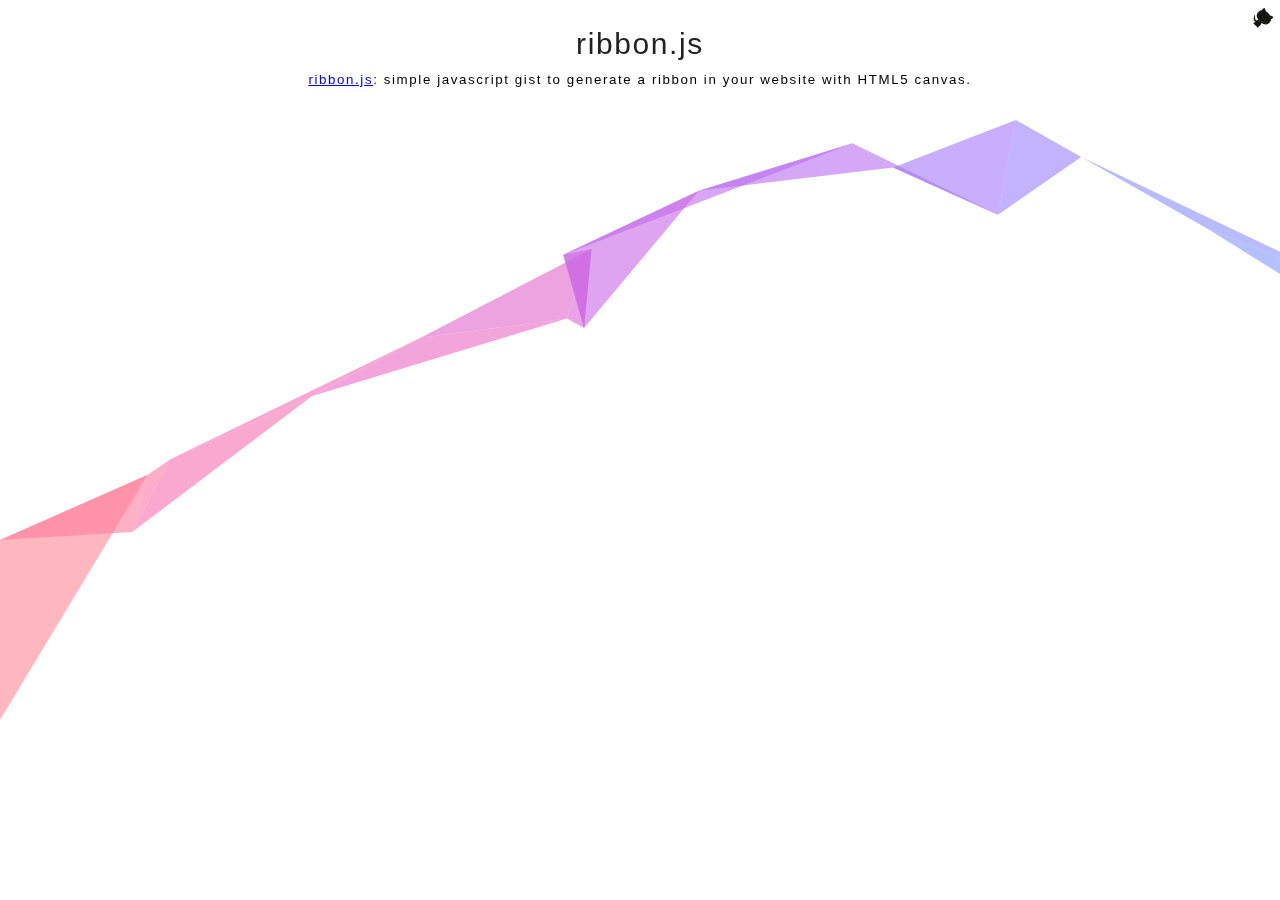
<file: plugins/ribbon.js/demo/index.html>
<!DOCTYPE html>
<html>

<head>
  <meta charset="utf-8">
  <meta http-equiv="X-UA-Compatible" content="IE=edge,chrome=1">
  <title>ribbon.js: Simple javascript gist to generate a ribbon in your website with HTML5 canvas.</title>
  <style type="text/css">
    * {
      font-family: Merriweather, Arial, sans-serif;
      letter-spacing: 0.1rem;
    }

    .content {
      text-align: center;
      padding: 10px 0px 20px;
    }

    .title {
      color: rgb(34, 34, 34);
      display: block;
      font-size: 30px;
      font-weight: 300;
      height: 32px;
      letter-spacing: 0.1rem;
      line-height: 52.5px;
      margin-bottom: 20px;
      margin-top: 0px;
      text-align: center;
    }

  </style>
</head>

<body>
  <div class="content">
    <h4 class="title">ribbon.js</h4>
    <small><a href="https://github.com/hustcc/ribbon.js">ribbon.js</a>: simple javascript gist to generate a ribbon in
      your website with HTML5 canvas.</small>
  </div>

  <script async type="text/javascript" size="90" alpha="0.6" zIndex="0" src="../ribbon.min.js"></script>
  <a target="_blank" href="https://github.com/hustcc/ribbon.js" class="github-corner" aria-label="ribbon.js"><svg
      width="50" height="50" viewBox="0 0 250 250"
      style="z-index:9999;fill:#fff; color:#151513; position: absolute; top: 0; border: 0; right: 0;"
      aria-hidden="true">
      <path d="M0,0 L115,115 L130,115 L142,142 L250,250 L250,0 Z"></path>
      <path
        d="M128.3,109.0 C113.8,99.7 119.0,89.6 119.0,89.6 C122.0,82.7 120.5,78.6 120.5,78.6 C119.2,72.0 123.4,76.3 123.4,76.3 C127.3,80.9 125.5,87.3 125.5,87.3 C122.9,97.6 130.6,101.9 134.4,103.2"
        fill="currentColor" style="transform-origin: 130px 106px;" class="octo-arm"></path>
      <path
        d="M115.0,115.0 C114.9,115.1 118.7,116.5 119.8,115.4 L133.7,101.6 C136.9,99.2 139.9,98.4 142.2,98.6 C133.8,88.0 127.5,74.4 143.8,58.0 C148.5,53.4 154.0,51.2 159.7,51.0 C160.3,49.4 163.2,43.6 171.4,40.1 C171.4,40.1 176.1,42.5 178.8,56.2 C183.1,58.6 187.2,61.8 190.9,65.4 C194.5,69.0 197.7,73.2 200.1,77.6 C213.8,80.2 216.3,84.9 216.3,84.9 C212.7,93.1 206.9,96.0 205.4,96.6 C205.1,102.4 203.0,107.8 198.3,112.5 C181.9,128.9 168.3,122.5 157.7,114.1 C157.9,116.9 156.7,120.9 152.7,124.9 L141.0,136.5 C139.8,137.7 141.6,141.9 141.8,141.8 Z"
        fill="currentColor" class="octo-body"></path>
    </svg></a>
</body>

</html>
</file>
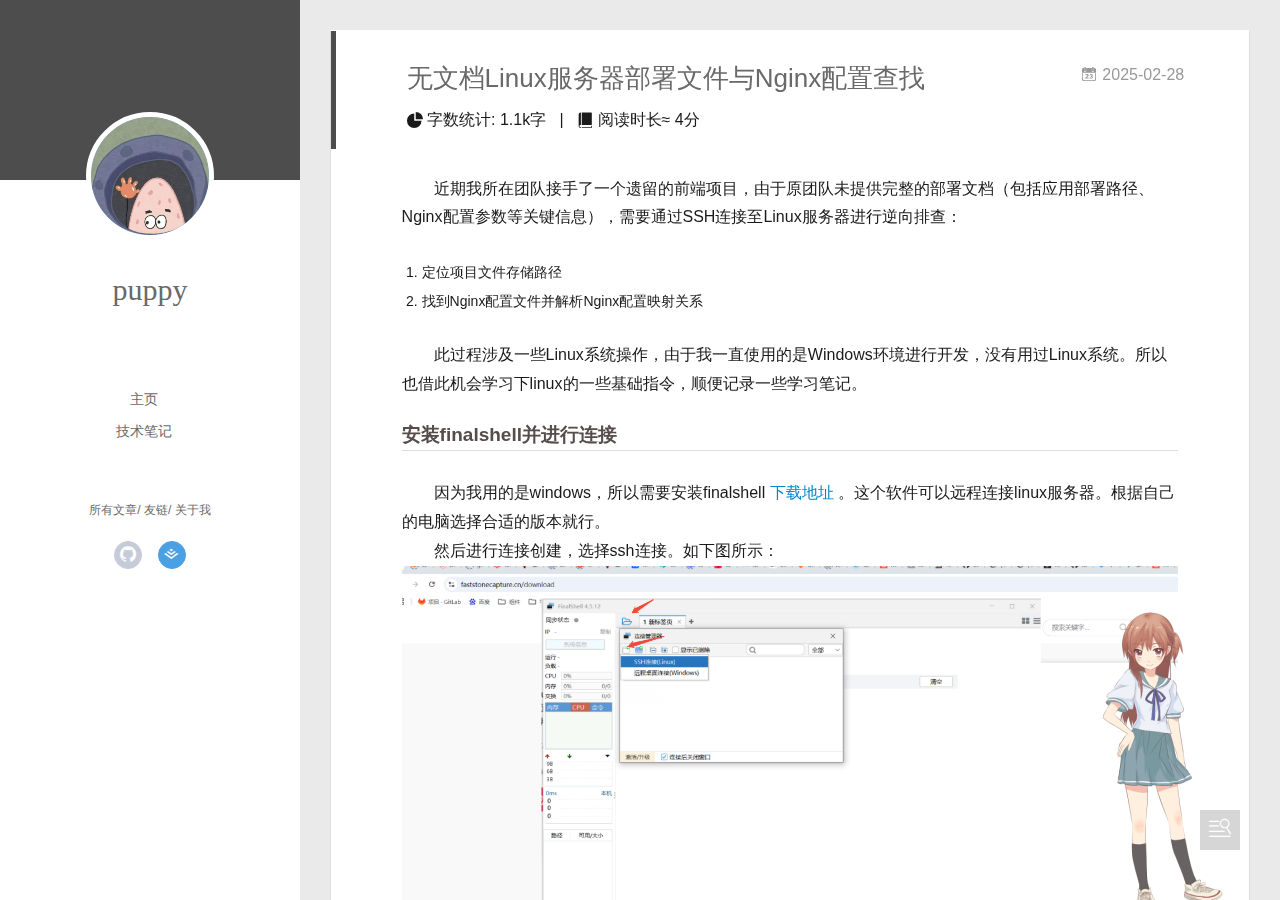
<file: 2025/02/28/linuxstudy/index.html>
<!DOCTYPE html>
<html>
<head>
  <meta charset="utf-8">
  
  <meta name="renderer" content="webkit">
  <meta http-equiv="X-UA-Compatible" content="IE=edge" >
  <link rel="dns-prefetch" href="https://ispuppy.github.io">
  <title>无文档Linux服务器部署文件与Nginx配置查找 | puppy</title>
  <meta name="generator" content="hexo-theme-yilia-plus">
  <meta name="viewport" content="width=device-width, initial-scale=1, maximum-scale=1">
  
  <meta name="description" content="&emsp;&emsp;近期我所在团队接手了一个遗留的前端项目，由于原团队未提供完整的部署文档（包括应用部署路径、Nginx配置参数等关键信息），需要通过SSH连接至Linux服务器进行逆向排查：    定位项目文件存储路径 找到Nginx配置文件并解析Nginx配置映射关系">
<meta property="og:type" content="article">
<meta property="og:title" content="无文档Linux服务器部署文件与Nginx配置查找">
<meta property="og:url" content="https://ispuppy.github.io/2025/02/28/linuxstudy/index.html">
<meta property="og:site_name" content="puppy">
<meta property="og:description" content="&emsp;&emsp;近期我所在团队接手了一个遗留的前端项目，由于原团队未提供完整的部署文档（包括应用部署路径、Nginx配置参数等关键信息），需要通过SSH连接至Linux服务器进行逆向排查：    定位项目文件存储路径 找到Nginx配置文件并解析Nginx配置映射关系">
<meta property="og:locale" content="en_US">
<meta property="og:image" content="https://ispuppy.github.io/2025/02/28/linuxstudy/finalshell.png">
<meta property="og:image" content="https://ispuppy.github.io/2025/02/28/linuxstudy/bwtest.png">
<meta property="og:image" content="https://ispuppy.github.io/2025/02/28/linuxstudy/nginx.png">
<meta property="og:image" content="https://ispuppy.github.io/2025/02/28/linuxstudy/port.png">
<meta property="og:image" content="https://ispuppy.github.io/2025/02/28/linuxstudy/usr.png">
<meta property="og:image" content="https://ispuppy.github.io/2025/02/28/linuxstudy/sbin.png">
<meta property="og:image" content="https://ispuppy.github.io/2025/02/28/linuxstudy/link.png">
<meta property="article:published_time" content="2025-02-28T03:55:24.000Z">
<meta property="article:modified_time" content="2025-02-28T07:56:00.336Z">
<meta property="article:author" content="puppy">
<meta name="twitter:card" content="summary">
<meta name="twitter:image" content="https://ispuppy.github.io/2025/02/28/linuxstudy/finalshell.png">
  
    <link rel="alternative" href="/atom.xml" title="puppy" type="application/atom+xml">
  
  
    <link rel="icon" href="/img/head.jpg">
  
  
    <link rel="apple-touch-icon" href="/apple-touch-icon-180x180.png">
  
  <link rel="stylesheet" type="text/css" href="/./main.a5fda8.css">
  <style type="text/css">
    
    #container.show {
      background: linear-gradient(200deg,#a0cfe4,#e8c37e);
    }
  </style>
  

  

  
    
 	  <script src="/lib/clickLove.js"></script>
  
  


  

</head>

<body>
  <div id="container" q-class="show:isCtnShow">
    <canvas id="anm-canvas" class="anm-canvas"></canvas>
    <div class="left-col" q-class="show:isShow">
      


<div class="overlay" style="background: #4d4d4d;"></div>
<div class="intrude-less">
	<header id="header" class="inner">
		<a href="/" class="profilepic">
			<img src="/img/head.jpg" class="js-avatar">
		</a>
		<hgroup>
			<h1 class="header-author"><a href="/">puppy</a></h1>
		</hgroup>
		

		<nav class="header-menu">
			<ul>
			
				<li><a href="/" >主页</a></li>
			
				<li><a target="_blank" rel="noopener" href="https://puppy.xin/blog/" >技术笔记</a></li>
			
			</ul>
		</nav>
		<nav class="header-smart-menu">
			
				
					<a q-on="click: openSlider(e, 'innerArchive')" href="javascript:void(0)">所有文章</a>
				
			
				
					<a q-on="click: openSlider(e, 'friends')" href="javascript:void(0)">友链</a>
				
			
				
					<a q-on="click: openSlider(e, 'aboutme')" href="javascript:void(0)">关于我</a>
				
			
		</nav>
		<nav class="header-nav">
			<div class="social">
				
					
						<a class="github" target="_blank" rel="noopener" href="https://github.com/ispuppy" 
												title="GitHub" ><i class="icon-github"></i></a>
					
				
					
						<a class="juejin" target="_blank" rel="noopener" href="https://juejin.cn/user/1328669081995608" 
												title="掘金" ><i class="icon-juejin"></i></a>
					
				
			</div>
		
		</nav>
	</header>		
</div>

    </div>
    <div class="mid-col" q-class="show:isShow,hide:isShow|isFalse">
      
      
<nav id="mobile-nav">
  	<div class="overlay js-overlay" style="background: #4d4d4d"></div>
	<div class="btnctn js-mobile-btnctn">
  		<div class="slider-trigger list" q-on="click: openSlider(e)"><i class="icon icon-sort"></i></div>
	</div>
	<div class="intrude-less">
		<header id="header" class="inner">
			<div class="profilepic">
				<a href="/">
					<img src="/img/head.jpg" class="js-avatar">
				</a>
			</div>
			<hgroup>
			  <h1 class="header-author js-header-author">puppy</h1>
			</hgroup>
			
			
			
				
			
				
			
			
			
			<nav class="header-nav">
				<div class="social">
					
						
						<a class="github" target="_blank" 
							href="https://github.com/ispuppy" title="GitHub"><i class="icon-github"></i></a>
						
					
						
						<a class="juejin" target="_blank" 
							href="https://juejin.cn/user/1328669081995608" title="掘金"><i class="icon-juejin"></i></a>
						
					
				</div>
			</nav>

			<nav class="header-menu js-header-menu">
				<ul style="width: 50%">
				
				
					<li style="width: 50%"><a href="/">主页</a></li>
		        
					<li style="width: 50%"><a target="_blank" rel="noopener" href="https://puppy.xin/blog/">技术笔记</a></li>
		        
				</ul>
			</nav>
		</header>				
	</div>
	<div class="mobile-mask" style="display:none" q-show="isShow"></div>
</nav>

      <div id="wrapper" class="body-wrap">
        <div class="menu-l">
          <div class="canvas-wrap">
            <canvas data-colors="#eaeaea" data-sectionHeight="100" data-contentId="js-content" id="myCanvas1"
              class="anm-canvas"></canvas>
          </div>
          <div id="js-content" class="content-ll">
            <article id="post-linuxstudy" class="article article-type-post " itemscope itemprop="blogPost">
  <div class="article-inner">
    
      <header class="article-header">
  
  
    <h1 class="article-title" itemprop="name">
      无文档Linux服务器部署文件与Nginx配置查找
    </h1>
  


  
  
        
        <span id="busuanzi_container_page_pv" style='display:none' class="archive-article-date">
              <i class="icon-smile icon"></i> 阅读数：<span id="busuanzi_value_page_pv"></span>次
        </span>

<a href="/2025/02/28/linuxstudy/" class="archive-article-date">
        <time datetime="2025-02-28T03:55:24.000Z" itemprop="datePublished"><i class="icon-calendar icon"></i>2025-02-28</time>
</a>

  
  
    
<div style="margin-top:10px;">
  <span class="post-time">
    <span class="post-meta-item-icon">
      <!-- fonts.scss -->
      <!-- 百度字体平台:http://fontstore.baidu.com/static/editor/index.html -->
      <i class="icon-statistics"></i>
      <span class="post-meta-item-text"> 字数统计:</span>
      <span class="post-count">1.1k字</span>
    </span>
  </span>

  <span class="post-time">
    &nbsp; | &nbsp;
    <span class="post-meta-item-icon">
      <i class="icon-book icon"></i>
      <span class="post-meta-item-text"> 阅读时长≈</span>
      <span class="post-count">4分</span>
    </span>
  </span>
</div>


  
  </header>
  
  <div class="article-entry" itemprop="articleBody">
    
    <p>&emsp;&emsp;近期我所在团队接手了一个遗留的前端项目，由于原团队未提供完整的部署文档（包括应用部署路径、Nginx配置参数等关键信息），需要通过SSH连接至Linux服务器进行逆向排查：  </p>
<ol>
<li>定位项目文件存储路径</li>
<li>找到Nginx配置文件并解析Nginx配置映射关系</li>
</ol>
<span id="more"></span>
<p>&emsp;&emsp;此过程涉及一些Linux系统操作，由于我一直使用的是Windows环境进行开发，没有用过Linux系统。所以也借此机会学习下linux的一些基础指令，顺便记录一些学习笔记。</p>
<h3 id="安装finalshell并进行连接"><a href="#安装finalshell并进行连接" class="headerlink" title="安装finalshell并进行连接"></a>安装finalshell并进行连接</h3><p>&emsp;&emsp;因为我用的是windows，所以需要安装finalshell <a target="_blank" rel="noopener" href="https://www.hostbuf.com/t/988.html">下载地址</a> 。这个软件可以远程连接linux服务器。根据自己的电脑选择合适的版本就行。<br>&emsp;&emsp;然后进行连接创建，选择ssh连接。如下图所示：<br><img src="finalshell.png" alt="finalshell连接"></p>
<p>&emsp;&emsp;输入服务器ip地址，端口，用户名，密码，然后点击连接。</p>
<h3 id="定位项目文件路径"><a href="#定位项目文件路径" class="headerlink" title="定位项目文件路径"></a>定位项目文件路径</h3><p>&emsp;&emsp;因为项目有运行node服务和nginx服务，所以我先把机子上所有的服务进程找出来看看</p>
<figure class="highlight bash"><table><tr><td class="gutter"><pre><span class="line">1</span><br><span class="line">2</span><br><span class="line">3</span><br></pre></td><td class="code"><pre><span class="line">ps aux <span class="comment">#显示所有包含其他使用者的进程</span></span><br><span class="line"><span class="comment">#或者</span></span><br><span class="line">ps aux | grep -E <span class="string">&#x27;node|nginx&#x27;</span> <span class="comment"># 找到所有进程并对node和nginx高亮展示</span></span><br></pre></td></tr></table></figure>

<p>&emsp;&emsp;结果如下图所示<br><img src="bwtest.png" alt="ps aux"></p>
<p>&emsp;&emsp;框起来的这几个进程很像是测试环境运行的node服务，根据上面的运行路径，找到bwtest文件看一下。</p>
<figure class="highlight bash"><table><tr><td class="gutter"><pre><span class="line">1</span><br></pre></td><td class="code"><pre><span class="line"><span class="built_in">ls</span> -a /data/bwtest/project <span class="comment">#查看目录下所有文件</span></span><br></pre></td></tr></table></figure>

<p>&emsp;&emsp;这些文件基本和我在git上看到的项目仓库基本一致，所以可以基本断定这就是项目文件的存储路径了。</p>
<h3 id="找到Nginx配置文件并解析Nginx配置映射关系"><a href="#找到Nginx配置文件并解析Nginx配置映射关系" class="headerlink" title="找到Nginx配置文件并解析Nginx配置映射关系"></a>找到Nginx配置文件并解析Nginx配置映射关系</h3><p>&emsp;&emsp;这里的话可以先尝试通过进程id来找到运行路径，然后再获取该进程对应的配置文件路径</p>
<h5 id="查找nginx服务进程"><a href="#查找nginx服务进程" class="headerlink" title="查找nginx服务进程"></a>查找nginx服务进程</h5><p>&emsp;查找Nginx服务进程有两种方式</p>
<ol>
<li><strong>上文用过的通过 <font color="red">ps aux | grep nginx</font> 找到所有的进程</strong></li>
</ol>
<p><img src="nginx.png" alt="nginx"></p>
<ol start="2">
<li><strong>通过端口找进程</strong><br>nginx常用端口一般为80</li>
</ol>
<figure class="highlight bash"><table><tr><td class="gutter"><pre><span class="line">1</span><br></pre></td><td class="code"><pre><span class="line">netstat -nlp | grep 80 <span class="comment">#显示端口80的连接情况</span></span><br></pre></td></tr></table></figure>

<p>&emsp;&emsp;可以看到Ngigx的进程pid为<strong>20577</strong><br><img src="port.png" alt="nginx port"></p>
<h5 id="通过进程id查找Nginx配置文件"><a href="#通过进程id查找Nginx配置文件" class="headerlink" title="通过进程id查找Nginx配置文件"></a>通过进程id查找Nginx配置文件</h5><p>&emsp;&emsp;在Linux中，每个进程的信息都存储在&#x2F;proc目录下，进程ID对应的子目录里会有详细信息。</p>
<figure class="highlight bash"><table><tr><td class="gutter"><pre><span class="line">1</span><br></pre></td><td class="code"><pre><span class="line"><span class="built_in">ls</span> -l /proc/20577/exe <span class="comment">#查看进程20577的运行路径</span></span><br></pre></td></tr></table></figure>

<p><img src="usr.png" alt="运行路径"></p>
<p>&emsp;&emsp;运行路径为<strong>usr&#x2F;sbin&#x2F;nginx</strong>,然后通过运行路径查找Nginx配置文件</p>
<figure class="highlight bash"><table><tr><td class="gutter"><pre><span class="line">1</span><br></pre></td><td class="code"><pre><span class="line">/usr/sbin/nginx -t <span class="comment">#使用-t参数就可以获取该进程对应的配置文件路径</span></span><br></pre></td></tr></table></figure>

<p>这里可以看到nginx的配置文件路径为**&#x2F;etc&#x2F;nginx&#x2F;nginx.conf**<br><img src="sbin.png" alt="配置文件路径"><br>&emsp;&emsp;到这里基本上逆向查找的文件都找到了。</p>
<h3 id="Nginx配置文件默认路径"><a href="#Nginx配置文件默认路径" class="headerlink" title="Nginx配置文件默认路径"></a>Nginx配置文件默认路径</h3><p>&emsp;&emsp;在Linux中，Nginx的配置文件一般位于<strong>etc&#x2F;nginx&#x2F;nginx.conf</strong>。这个路径是Nginx的默认配置文件路径。</p>
<figure class="highlight bash"><table><tr><td class="gutter"><pre><span class="line">1</span><br><span class="line">2</span><br><span class="line">3</span><br><span class="line">4</span><br><span class="line">5</span><br><span class="line">6</span><br><span class="line">7</span><br></pre></td><td class="code"><pre><span class="line">/etc/nginx/</span><br><span class="line">├── nginx.conf              <span class="comment"># 必加载主配置</span></span><br><span class="line">├── mime.types              <span class="comment"># MIME类型映射</span></span><br><span class="line">├── conf.d/                 <span class="comment"># 标准模块化配置目录</span></span><br><span class="line">├── sites-enabled/          <span class="comment"># 加载符号链接的站点配置</span></span><br><span class="line">├── modules-enabled/*.conf  <span class="comment"># 动态模块配置</span></span><br><span class="line">└── fastcgi_params          <span class="comment"># FastCGI参数文件</span></span><br></pre></td></tr></table></figure>

<p>&emsp;&emsp;这里得提一下<strong>conf.d</strong>目录。conf.d目录是Nginx的配置文件目录，主要作用：</p>
<ul>
<li>配置分离： 将不同业务&#x2F;站点的配置拆分为独立文件</li>
<li>动态加载：方便通过增删文件管理配置（无需修改主配置文件）</li>
<li>规范管理：通常存放server块配置、反向代理规则等</li>
</ul>
<p><strong>&#x2F;etc&#x2F;nginx&#x2F;nginx.conf 中通常包含：</strong></p>
<figure class="highlight bash"><table><tr><td class="gutter"><pre><span class="line">1</span><br><span class="line">2</span><br></pre></td><td class="code"><pre><span class="line">include /etc/nginx/conf.d/*.conf; <span class="comment"># 加载conf.d目录下所有的.conf文件。按文件名字母序加载（00-default.conf会比api.conf先加载）</span></span><br><span class="line">include /etc/nginx/conf.d/*/*.conf; <span class="comment"># 加载目录下所有子目录中的以.conf为后缀的文件</span></span><br></pre></td></tr></table></figure>

<p>我这里打印下看看conf.d目录下有哪些配置文件</p>
<figure class="highlight bash"><table><tr><td class="gutter"><pre><span class="line">1</span><br></pre></td><td class="code"><pre><span class="line"><span class="built_in">ls</span> -lR /etc/nginx/conf.d/ <span class="comment">#递归列举目录下所有的文件</span></span><br></pre></td></tr></table></figure>

<p>可以看到很多.conf文件，其中l开头的文件，属于<strong>软链接</strong>，指向其他文件。后面指向的真实地址就是我们之前找到的项目文件路径。<br><img src="link.png" alt="nginx配置文件"></p>

    

    
    <div class="page-reward">
      <a href="javascript:void(0);" class="page-reward-btn tooltip-top" target="_self">
        <div class="tooltip tooltip-east">
          <span class="tooltip-item">
            赏
          </span>
          <span class="tooltip-content">
            <span class="tooltip-text">
              <span class="tooltip-inner">
                <p class="reward-p"><i class="icon icon-quo-left"></i>谢谢你请我吃糖果<i
                    class="icon icon-quo-right"></i></p>
                <div class="reward-box">
                  
                  <div class="reward-box-item">
                    <img class="reward-img" src="/img/alipay.jpg">
                    <span class="reward-type">支付宝</span>
                  </div>
                  
                  
                  <div class="reward-box-item">
                    <img class="reward-img" src="/img/weixin.png">
                    <span class="reward-type">微信</span>
                  </div>
                  
                </div>
              </span>
            </span>
          </span>
        </div>
      </a>
    </div>
    

    
    <div class="declare"> 
      <ul class="post-copyright">
        <li>
          <strong>本文作者：</strong>
          puppy
        </li>
        <li>
          <strong>本文链接：</strong>
          <a href="https://ispuppy.github.io/2025/02/28/linuxstudy/" title="无文档Linux服务器部署文件与Nginx配置查找" target="_blank">https://ispuppy.github.io/2025/02/28/linuxstudy/</a>
        </li>
        
        <li>
          <strong>版权声明： </strong>
          
          本BLOG上原创文章未经本人许可，不得用于商业用途及传统媒体。网络媒体转载请注明出处，否则属于侵权行为。
        </li>
        
      </ul>
    </div>
    

  </div>
  <div class="article-info article-info-index">
    
    
    

    

    
    
<div class="share-btn share-icons tooltip-left">
  <div class="tooltip tooltip-east">
    <span class="tooltip-item">
      <a href="javascript:;" class="share-sns share-outer">
        <i class="icon icon-share"></i>
      </a>
    </span>
    <span class="tooltip-content">
      <div class="share-wrap">
        <div class="share-icons">
          <a class="weibo share-sns" href="javascript:;" data-type="weibo">
            <i class="icon icon-weibo"></i>
          </a>
          <!-- <a class="weixin share-sns wxFab" href="javascript:;" data-type="weixin">
            <i class="icon icon-weixin"></i>
          </a> -->
          <a class="qq share-sns" href="javascript:;" data-type="qq">
            <i class="icon icon-qq"></i>
          </a>
          <a class="douban share-sns" href="javascript:;" data-type="douban">
            <i class="icon icon-douban"></i>
          </a>
          <a class="qzone share-sns" href="javascript:;" data-type="qzone">
            <i class="icon icon-qzone"></i>
          </a>
          <a class="juejin share-sns" href="javascript:;" data-type="juejin">
            <i class="icon icon-juejin"></i>
          </a>
          <a class="facebook share-sns" href="javascript:;" data-type="facebook">
            <i class="icon icon-facebook"></i>
          </a>
          <a class="twitter share-sns" href="javascript:;" data-type="twitter">
            <i class="icon icon-twitter"></i>
          </a>
          <a class="google share-sns" href="javascript:;" data-type="google">
            <i class="icon icon-google"></i>
          </a>
        </div>
      </div>
    </span>
  </div>
</div>

<div class="page-modal wx-share js-wx-box">
    <a class="close js-modal-close" href="javascript:;"><i class="icon icon-close"></i></a>
    <p>扫一扫，分享到微信</p>
    <div class="wx-qrcode">
     <!-- <img src="//pan.baidu.com/share/qrcode?url=https://ispuppy.github.io/2025/02/28/linuxstudy/" alt="微信分享二维码"> -->
    </div>
</div>

<div class="mask js-mask"></div>

    
    <div class="clearfix"></div>
  </div>
  </div>
</article>



<aside class="wrap-side-operation">
    <div class="mod-side-operation">
        
        <div class="jump-container" id="js-jump-container" style="display:none;">
            <a href="javascript:void(0)" class="mod-side-operation__jump-to-top">
                <i class="icon-font icon-back"></i>
            </a>
            <div id="js-jump-plan-container" class="jump-plan-container" style="top: -11px;">
                <i class="icon-font icon-plane jump-plane"></i>
            </div>
        </div>
        
        
        <div class="toc-container tooltip-left">
            <i class="icon-font icon-category"></i>
            <div class="tooltip tooltip-east">
                <span class="tooltip-item">
                </span>
                <span class="tooltip-content">
                    <div class="toc-article">
                    <ol class="toc"><li class="toc-item toc-level-3"><a class="toc-link" href="#%E5%AE%89%E8%A3%85finalshell%E5%B9%B6%E8%BF%9B%E8%A1%8C%E8%BF%9E%E6%8E%A5"><span class="toc-number">1.</span> <span class="toc-text">安装finalshell并进行连接</span></a></li><li class="toc-item toc-level-3"><a class="toc-link" href="#%E5%AE%9A%E4%BD%8D%E9%A1%B9%E7%9B%AE%E6%96%87%E4%BB%B6%E8%B7%AF%E5%BE%84"><span class="toc-number">2.</span> <span class="toc-text">定位项目文件路径</span></a></li><li class="toc-item toc-level-3"><a class="toc-link" href="#%E6%89%BE%E5%88%B0Nginx%E9%85%8D%E7%BD%AE%E6%96%87%E4%BB%B6%E5%B9%B6%E8%A7%A3%E6%9E%90Nginx%E9%85%8D%E7%BD%AE%E6%98%A0%E5%B0%84%E5%85%B3%E7%B3%BB"><span class="toc-number">3.</span> <span class="toc-text">找到Nginx配置文件并解析Nginx配置映射关系</span></a><ol class="toc-child"><li class="toc-item toc-level-5"><a class="toc-link" href="#%E6%9F%A5%E6%89%BEnginx%E6%9C%8D%E5%8A%A1%E8%BF%9B%E7%A8%8B"><span class="toc-number">3.0.1.</span> <span class="toc-text">查找nginx服务进程</span></a></li><li class="toc-item toc-level-5"><a class="toc-link" href="#%E9%80%9A%E8%BF%87%E8%BF%9B%E7%A8%8Bid%E6%9F%A5%E6%89%BENginx%E9%85%8D%E7%BD%AE%E6%96%87%E4%BB%B6"><span class="toc-number">3.0.2.</span> <span class="toc-text">通过进程id查找Nginx配置文件</span></a></li></ol></li></ol></li><li class="toc-item toc-level-3"><a class="toc-link" href="#Nginx%E9%85%8D%E7%BD%AE%E6%96%87%E4%BB%B6%E9%BB%98%E8%AE%A4%E8%B7%AF%E5%BE%84"><span class="toc-number">4.</span> <span class="toc-text">Nginx配置文件默认路径</span></a></li></ol>
                    </div>
                </span>
            </div>
        </div>
        
    </div>
</aside>














          </div>
        </div>
      </div>
      <footer id="footer">
  <div class="outer">
    <div id="footer-info">
    	<div class="footer-left">
    		&copy; 2025 <a href="https://ispuppy.github.io/" target="_blank">puppy</a>
    	</div>
      	<div class="footer-right">
			
			
      		GitHub:<a href="https://github.com/JoeyBling/hexo-theme-yilia-plus" target="_blank">hexo-theme-yilia-plus</a> by Litten
      	</div>
    </div>
  </div>
  
  
	<script src="/lib/busuanzi.pure.js"></script>
	
  
  
	
	<span id="busuanzi_container_site_pv" style="display:none">
		本站总访问量<span id="busuanzi_value_site_pv"></span>次	
	        <span class="post-meta-divider" >|</span>
	</span>
  	<span id="busuanzi_container_site_uv" style='display:none'>
  		本站访客数<span id="busuanzi_value_site_uv"></span>人
  	</span>
  
</footer>

    </div>
    <script>
	var yiliaConfig = {
		mathjax: false,
		isHome: false,
		isPost: true,
		isArchive: false,
		isTag: false,
		isCategory: false,
		open_in_new: true,
		toc_hide_index: true,
		root: "/",
		innerArchive: true,
		showTags: true
	}
</script>

<script>!function(r){function e(t){if(i[t])return i[t].exports;var n=i[t]={exports:{},id:t,loaded:!1};return r[t].call(n.exports,n,n.exports,e),n.loaded=!0,n.exports}var i={};e.m=r,e.c=i,e.p="./",e(0)}([function(t,n,r){r(208),t.exports=r(205)},function(t,n,r){var d=r(3),y=r(46),g=r(26),b=r(27),x=r(47),m="prototype",S=function(t,n,r){var e,i,o,u,c=t&S.F,f=t&S.G,a=t&S.S,s=t&S.P,l=t&S.B,h=f?d:a?d[n]||(d[n]={}):(d[n]||{})[m],v=f?y:y[n]||(y[n]={}),p=v[m]||(v[m]={});for(e in f&&(r=n),r)o=((i=!c&&h&&void 0!==h[e])?h:r)[e],u=l&&i?x(o,d):s&&"function"==typeof o?x(Function.call,o):o,h&&b(h,e,o,t&S.U),v[e]!=o&&g(v,e,u),s&&p[e]!=o&&(p[e]=o)};d.core=y,S.F=1,S.G=2,S.S=4,S.P=8,S.B=16,S.W=32,S.U=64,S.R=128,t.exports=S},function(t,n,r){var e=r(5);t.exports=function(t){if(!e(t))throw TypeError(t+" is not an object!");return t}},function(t,n){var r=t.exports="undefined"!=typeof window&&window.Math==Math?window:"undefined"!=typeof self&&self.Math==Math?self:Function("return this")();"number"==typeof __g&&(__g=r)},function(t,n){t.exports=function(t){try{return!!t()}catch(t){return!0}}},function(t,n){t.exports=function(t){return"object"==typeof t?null!==t:"function"==typeof t}},function(t,n){var r=t.exports="undefined"!=typeof window&&window.Math==Math?window:"undefined"!=typeof self&&self.Math==Math?self:Function("return this")();"number"==typeof __g&&(__g=r)},function(t,n,r){var e=r(118)("wks"),i=r(79),o=r(3).Symbol,u="function"==typeof o;(t.exports=function(t){return e[t]||(e[t]=u&&o[t]||(u?o:i)("Symbol."+t))}).store=e},function(t,n,r){var e=r(49),i=Math.min;t.exports=function(t){return 0<t?i(e(t),9007199254740991):0}},function(t,n){var r={}.hasOwnProperty;t.exports=function(t,n){return r.call(t,n)}},function(t,n,r){t.exports=!r(4)(function(){return 7!=Object.defineProperty({},"a",{get:function(){return 7}}).a})},function(t,n,r){var e=r(2),i=r(174),o=r(53),u=Object.defineProperty;n.f=r(10)?Object.defineProperty:function(t,n,r){if(e(t),n=o(n,!0),e(r),i)try{return u(t,n,r)}catch(t){}if("get"in r||"set"in r)throw TypeError("Accessors not supported!");return"value"in r&&(t[n]=r.value),t}},function(t,n,r){t.exports=!r(20)(function(){return 7!=Object.defineProperty({},"a",{get:function(){return 7}}).a})},function(t,n,r){var e=r(14),i=r(24);t.exports=r(12)?function(t,n,r){return e.f(t,n,i(1,r))}:function(t,n,r){return t[n]=r,t}},function(t,n,r){var e=r(22),i=r(60),o=r(42),u=Object.defineProperty;n.f=r(12)?Object.defineProperty:function(t,n,r){if(e(t),n=o(n,!0),e(r),i)try{return u(t,n,r)}catch(t){}if("get"in r||"set"in r)throw TypeError("Accessors not supported!");return"value"in r&&(t[n]=r.value),t}},function(t,n,r){var e=r(96),i=r(34);t.exports=function(t){return e(i(t))}},function(t,n,r){var e=r(40)("wks"),i=r(25),o=r(6).Symbol,u="function"==typeof o;(t.exports=function(t){return e[t]||(e[t]=u&&o[t]||(u?o:i)("Symbol."+t))}).store=e},function(t,n,r){var e=r(51);t.exports=function(t){return Object(e(t))}},function(t,n){t.exports=function(t){return"object"==typeof t?null!==t:"function"==typeof t}},function(t,n){var r=t.exports={version:"2.6.9"};"number"==typeof __e&&(__e=r)},function(t,n){t.exports=function(t){try{return!!t()}catch(t){return!0}}},function(t,n){t.exports=function(t){if("function"!=typeof t)throw TypeError(t+" is not a function!");return t}},function(t,n,r){var e=r(18);t.exports=function(t){if(!e(t))throw TypeError(t+" is not an object!");return t}},function(t,n){t.exports=!0},function(t,n){t.exports=function(t,n){return{enumerable:!(1&t),configurable:!(2&t),writable:!(4&t),value:n}}},function(t,n){var r=0,e=Math.random();t.exports=function(t){return"Symbol(".concat(void 0===t?"":t,")_",(++r+e).toString(36))}},function(t,n,r){var e=r(11),i=r(75);t.exports=r(10)?function(t,n,r){return e.f(t,n,i(1,r))}:function(t,n,r){return t[n]=r,t}},function(t,n,r){var o=r(3),u=r(26),c=r(30),f=r(79)("src"),e=r(219),i="toString",a=(""+e).split(i);r(46).inspectSource=function(t){return e.call(t)},(t.exports=function(t,n,r,e){var i="function"==typeof r;i&&(c(r,"name")||u(r,"name",n)),t[n]!==r&&(i&&(c(r,f)||u(r,f,t[n]?""+t[n]:a.join(String(n)))),t===o?t[n]=r:e?t[n]?t[n]=r:u(t,n,r):(delete t[n],u(t,n,r)))})(Function.prototype,i,function(){return"function"==typeof this&&this[f]||e.call(this)})},function(t,n,r){var e=r(1),i=r(4),u=r(51),c=/"/g,o=function(t,n,r,e){var i=String(u(t)),o="<"+n;return""!==r&&(o+=" "+r+'="'+String(e).replace(c,"&quot;")+'"'),o+">"+i+"</"+n+">"};t.exports=function(n,t){var r={};r[n]=t(o),e(e.P+e.F*i(function(){var t=""[n]('"');return t!==t.toLowerCase()||3<t.split('"').length}),"String",r)}},function(t,n,r){var e=r(65),i=r(35);t.exports=Object.keys||function(t){return e(t,i)}},function(t,n){var r={}.hasOwnProperty;t.exports=function(t,n){return r.call(t,n)}},function(t,n,r){var e=r(117),i=r(75),o=r(33),u=r(53),c=r(30),f=r(174),a=Object.getOwnPropertyDescriptor;n.f=r(10)?a:function(t,n){if(t=o(t),n=u(n,!0),f)try{return a(t,n)}catch(t){}if(c(t,n))return i(!e.f.call(t,n),t[n])}},function(t,n,r){var e=r(30),i=r(17),o=r(154)("IE_PROTO"),u=Object.prototype;t.exports=Object.getPrototypeOf||function(t){return t=i(t),e(t,o)?t[o]:"function"==typeof t.constructor&&t instanceof t.constructor?t.constructor.prototype:t instanceof Object?u:null}},function(t,n,r){var e=r(116),i=r(51);t.exports=function(t){return e(i(t))}},function(t,n){t.exports=function(t){if(null==t)throw TypeError("Can't call method on  "+t);return t}},function(t,n){t.exports="constructor,hasOwnProperty,isPrototypeOf,propertyIsEnumerable,toLocaleString,toString,valueOf".split(",")},function(t,n){t.exports={}},function(t,n){n.f={}.propertyIsEnumerable},function(t,n,r){var e=r(14).f,i=r(9),o=r(16)("toStringTag");t.exports=function(t,n,r){t&&!i(t=r?t:t.prototype,o)&&e(t,o,{configurable:!0,value:n})}},function(t,n,r){var e=r(40)("keys"),i=r(25);t.exports=function(t){return e[t]||(e[t]=i(t))}},function(t,n,r){var e=r(19),i=r(6),o="__core-js_shared__",u=i[o]||(i[o]={});(t.exports=function(t,n){return u[t]||(u[t]=void 0!==n?n:{})})("versions",[]).push({version:e.version,mode:r(23)?"pure":"global",copyright:"© 2019 Denis Pushkarev (zloirock.ru)"})},function(t,n){var r=Math.ceil,e=Math.floor;t.exports=function(t){return isNaN(t=+t)?0:(0<t?e:r)(t)}},function(t,n,r){var i=r(18);t.exports=function(t,n){if(!i(t))return t;var r,e;if(n&&"function"==typeof(r=t.toString)&&!i(e=r.call(t)))return e;if("function"==typeof(r=t.valueOf)&&!i(e=r.call(t)))return e;if(!n&&"function"==typeof(r=t.toString)&&!i(e=r.call(t)))return e;throw TypeError("Can't convert object to primitive value")}},function(t,n,r){var e=r(6),i=r(19),o=r(23),u=r(44),c=r(14).f;t.exports=function(t){var n=i.Symbol||(i.Symbol=o?{}:e.Symbol||{});"_"==t.charAt(0)||t in n||c(n,t,{value:u.f(t)})}},function(t,n,r){n.f=r(16)},function(t,n){var r={}.toString;t.exports=function(t){return r.call(t).slice(8,-1)}},function(t,n){var r=t.exports={version:"2.6.9"};"number"==typeof __e&&(__e=r)},function(t,n,r){var o=r(21);t.exports=function(e,i,t){if(o(e),void 0===i)return e;switch(t){case 1:return function(t){return e.call(i,t)};case 2:return function(t,n){return e.call(i,t,n)};case 3:return function(t,n,r){return e.call(i,t,n,r)}}return function(){return e.apply(i,arguments)}}},function(t,n,r){"use strict";var e=r(4);t.exports=function(t,n){return!!t&&e(function(){n?t.call(null,function(){},1):t.call(null)})}},function(t,n){var r=Math.ceil,e=Math.floor;t.exports=function(t){return isNaN(t=+t)?0:(0<t?e:r)(t)}},function(t,n,r){var x=r(47),m=r(116),S=r(17),w=r(8),e=r(138);t.exports=function(l,t){var h=1==l,v=2==l,p=3==l,d=4==l,y=6==l,g=5==l||y,b=t||e;return function(t,n,r){for(var e,i,o=S(t),u=m(o),c=x(n,r,3),f=w(u.length),a=0,s=h?b(t,f):v?b(t,0):void 0;a<f;a++)if((g||a in u)&&(i=c(e=u[a],a,o),l))if(h)s[a]=i;else if(i)switch(l){case 3:return!0;case 5:return e;case 6:return a;case 2:s.push(e)}else if(d)return!1;return y?-1:p||d?d:s}}},function(t,n){t.exports=function(t){if(null==t)throw TypeError("Can't call method on  "+t);return t}},function(t,n,r){var i=r(1),o=r(46),u=r(4);t.exports=function(t,n){var r=(o.Object||{})[t]||Object[t],e={};e[t]=n(r),i(i.S+i.F*u(function(){r(1)}),"Object",e)}},function(t,n,r){var i=r(5);t.exports=function(t,n){if(!i(t))return t;var r,e;if(n&&"function"==typeof(r=t.toString)&&!i(e=r.call(t)))return e;if("function"==typeof(r=t.valueOf)&&!i(e=r.call(t)))return e;if(!n&&"function"==typeof(r=t.toString)&&!i(e=r.call(t)))return e;throw TypeError("Can't convert object to primitive value")}},function(t,n,r){var d=r(6),y=r(19),g=r(93),b=r(13),x=r(9),m="prototype",S=function(t,n,r){var e,i,o,u=t&S.F,c=t&S.G,f=t&S.S,a=t&S.P,s=t&S.B,l=t&S.W,h=c?y:y[n]||(y[n]={}),v=h[m],p=c?d:f?d[n]:(d[n]||{})[m];for(e in c&&(r=n),r)(i=!u&&p&&void 0!==p[e])&&x(h,e)||(o=i?p[e]:r[e],h[e]=c&&"function"!=typeof p[e]?r[e]:s&&i?g(o,d):l&&p[e]==o?function(e){var t=function(t,n,r){if(this instanceof e){switch(arguments.length){case 0:return new e;case 1:return new e(t);case 2:return new e(t,n)}return new e(t,n,r)}return e.apply(this,arguments)};return t[m]=e[m],t}(o):a&&"function"==typeof o?g(Function.call,o):o,a&&((h.virtual||(h.virtual={}))[e]=o,t&S.R&&v&&!v[e]&&b(v,e,o)))};S.F=1,S.G=2,S.S=4,S.P=8,S.B=16,S.W=32,S.U=64,S.R=128,t.exports=S},function(t,n,r){var e=r(34);t.exports=function(t){return Object(e(t))}},function(t,n,r){var o=r(196),e=r(1),i=r(118)("metadata"),u=i.store||(i.store=new(r(200))),c=function(t,n,r){var e=u.get(t);if(!e){if(!r)return;u.set(t,e=new o)}var i=e.get(n);if(!i){if(!r)return;e.set(n,i=new o)}return i};t.exports={store:u,map:c,has:function(t,n,r){var e=c(n,r,!1);return void 0!==e&&e.has(t)},get:function(t,n,r){var e=c(n,r,!1);return void 0===e?void 0:e.get(t)},set:function(t,n,r,e){c(r,e,!0).set(t,n)},keys:function(t,n){var r=c(t,n,!1),e=[];return r&&r.forEach(function(t,n){e.push(n)}),e},key:function(t){return void 0===t||"symbol"==typeof t?t:String(t)},exp:function(t){e(e.S,"Reflect",t)}}},function(t,n,r){"use strict";if(r(10)){var g=r(68),b=r(3),x=r(4),m=r(1),S=r(132),e=r(159),h=r(47),w=r(70),i=r(75),_=r(26),o=r(76),u=r(49),O=r(8),E=r(194),c=r(78),f=r(53),a=r(30),M=r(81),P=r(5),v=r(17),p=r(145),j=r(72),F=r(32),A=r(73).f,d=r(161),s=r(79),l=r(7),y=r(50),I=r(120),L=r(119),N=r(162),T=r(82),k=r(125),R=r(77),C=r(137),D=r(166),G=r(11),W=r(31),U=G.f,V=W.f,B=b.RangeError,q=b.TypeError,z=b.Uint8Array,K="ArrayBuffer",H="Shared"+K,J="BYTES_PER_ELEMENT",$="prototype",Y=Array[$],X=e.ArrayBuffer,Q=e.DataView,Z=y(0),tt=y(2),nt=y(3),rt=y(4),et=y(5),it=y(6),ot=I(!0),ut=I(!1),ct=N.values,ft=N.keys,at=N.entries,st=Y.lastIndexOf,lt=Y.reduce,ht=Y.reduceRight,vt=Y.join,pt=Y.sort,dt=Y.slice,yt=Y.toString,gt=Y.toLocaleString,bt=l("iterator"),xt=l("toStringTag"),mt=s("typed_constructor"),St=s("def_constructor"),wt=S.CONSTR,_t=S.TYPED,Ot=S.VIEW,Et="Wrong length!",Mt=y(1,function(t,n){return It(L(t,t[St]),n)}),Pt=x(function(){return 1===new z(new Uint16Array([1]).buffer)[0]}),jt=!!z&&!!z[$].set&&x(function(){new z(1).set({})}),Ft=function(t,n){var r=u(t);if(r<0||r%n)throw B("Wrong offset!");return r},At=function(t){if(P(t)&&_t in t)return t;throw q(t+" is not a typed array!")},It=function(t,n){if(!(P(t)&&mt in t))throw q("It is not a typed array constructor!");return new t(n)},Lt=function(t,n){return Nt(L(t,t[St]),n)},Nt=function(t,n){for(var r=0,e=n.length,i=It(t,e);r<e;)i[r]=n[r++];return i},Tt=function(t,n,r){U(t,n,{get:function(){return this._d[r]}})},kt=function(t){var n,r,e,i,o,u,c=v(t),f=arguments.length,a=1<f?arguments[1]:void 0,s=void 0!==a,l=d(c);if(null!=l&&!p(l)){for(u=l.call(c),e=[],n=0;!(o=u.next()).done;n++)e.push(o.value);c=e}for(s&&2<f&&(a=h(a,arguments[2],2)),n=0,r=O(c.length),i=It(this,r);n<r;n++)i[n]=s?a(c[n],n):c[n];return i},Rt=function(){for(var t=0,n=arguments.length,r=It(this,n);t<n;)r[t]=arguments[t++];return r},Ct=!!z&&x(function(){gt.call(new z(1))}),Dt=function(){return gt.apply(Ct?dt.call(At(this)):At(this),arguments)},Gt={copyWithin:function(t,n){return D.call(At(this),t,n,2<arguments.length?arguments[2]:void 0)},every:function(t){return rt(At(this),t,1<arguments.length?arguments[1]:void 0)},fill:function(t){return C.apply(At(this),arguments)},filter:function(t){return Lt(this,tt(At(this),t,1<arguments.length?arguments[1]:void 0))},find:function(t){return et(At(this),t,1<arguments.length?arguments[1]:void 0)},findIndex:function(t){return it(At(this),t,1<arguments.length?arguments[1]:void 0)},forEach:function(t){Z(At(this),t,1<arguments.length?arguments[1]:void 0)},indexOf:function(t){return ut(At(this),t,1<arguments.length?arguments[1]:void 0)},includes:function(t){return ot(At(this),t,1<arguments.length?arguments[1]:void 0)},join:function(t){return vt.apply(At(this),arguments)},lastIndexOf:function(t){return st.apply(At(this),arguments)},map:function(t){return Mt(At(this),t,1<arguments.length?arguments[1]:void 0)},reduce:function(t){return lt.apply(At(this),arguments)},reduceRight:function(t){return ht.apply(At(this),arguments)},reverse:function(){for(var t,n=this,r=At(n).length,e=Math.floor(r/2),i=0;i<e;)t=n[i],n[i++]=n[--r],n[r]=t;return n},some:function(t){return nt(At(this),t,1<arguments.length?arguments[1]:void 0)},sort:function(t){return pt.call(At(this),t)},subarray:function(t,n){var r=At(this),e=r.length,i=c(t,e);return new(L(r,r[St]))(r.buffer,r.byteOffset+i*r.BYTES_PER_ELEMENT,O((void 0===n?e:c(n,e))-i))}},Wt=function(t,n){return Lt(this,dt.call(At(this),t,n))},Ut=function(t){At(this);var n=Ft(arguments[1],1),r=this.length,e=v(t),i=O(e.length),o=0;if(r<i+n)throw B(Et);for(;o<i;)this[n+o]=e[o++]},Vt={entries:function(){return at.call(At(this))},keys:function(){return ft.call(At(this))},values:function(){return ct.call(At(this))}},Bt=function(t,n){return P(t)&&t[_t]&&"symbol"!=typeof n&&n in t&&String(+n)==String(n)},qt=function(t,n){return Bt(t,n=f(n,!0))?i(2,t[n]):V(t,n)},zt=function(t,n,r){return!(Bt(t,n=f(n,!0))&&P(r)&&a(r,"value"))||a(r,"get")||a(r,"set")||r.configurable||a(r,"writable")&&!r.writable||a(r,"enumerable")&&!r.enumerable?U(t,n,r):(t[n]=r.value,t)};wt||(W.f=qt,G.f=zt),m(m.S+m.F*!wt,"Object",{getOwnPropertyDescriptor:qt,defineProperty:zt}),x(function(){yt.call({})})&&(yt=gt=function(){return vt.call(this)});var Kt=o({},Gt);o(Kt,Vt),_(Kt,bt,Vt.values),o(Kt,{slice:Wt,set:Ut,constructor:function(){},toString:yt,toLocaleString:Dt}),Tt(Kt,"buffer","b"),Tt(Kt,"byteOffset","o"),Tt(Kt,"byteLength","l"),Tt(Kt,"length","e"),U(Kt,xt,{get:function(){return this[_t]}}),t.exports=function(t,l,n,o){var h=t+((o=!!o)?"Clamped":"")+"Array",r="get"+t,u="set"+t,v=b[h],c=v||{},e=v&&F(v),i=!v||!S.ABV,f={},a=v&&v[$],p=function(t,i){U(t,i,{get:function(){return t=i,(n=this._d).v[r](t*l+n.o,Pt);var t,n},set:function(t){return n=i,r=t,e=this._d,o&&(r=(r=Math.round(r))<0?0:255<r?255:255&r),void e.v[u](n*l+e.o,r,Pt);var n,r,e},enumerable:!0})};i?(v=n(function(t,n,r,e){w(t,v,h,"_d");var i,o,u,c,f=0,a=0;if(P(n)){if(!(n instanceof X||(c=M(n))==K||c==H))return _t in n?Nt(v,n):kt.call(v,n);i=n,a=Ft(r,l);var s=n.byteLength;if(void 0===e){if(s%l)throw B(Et);if((o=s-a)<0)throw B(Et)}else if(s<(o=O(e)*l)+a)throw B(Et);u=o/l}else u=E(n),i=new X(o=u*l);for(_(t,"_d",{b:i,o:a,l:o,e:u,v:new Q(i)});f<u;)p(t,f++)}),a=v[$]=j(Kt),_(a,"constructor",v)):x(function(){v(1)})&&x(function(){new v(-1)})&&k(function(t){new v,new v(null),new v(1.5),new v(t)},!0)||(v=n(function(t,n,r,e){var i;return w(t,v,h),P(n)?n instanceof X||(i=M(n))==K||i==H?void 0!==e?new c(n,Ft(r,l),e):void 0!==r?new c(n,Ft(r,l)):new c(n):_t in n?Nt(v,n):kt.call(v,n):new c(E(n))}),Z(e!==Function.prototype?A(c).concat(A(e)):A(c),function(t){t in v||_(v,t,c[t])}),v[$]=a,g||(a.constructor=v));var s=a[bt],d=!!s&&("values"==s.name||null==s.name),y=Vt.values;_(v,mt,!0),_(a,_t,h),_(a,Ot,!0),_(a,St,v),(o?new v(1)[xt]==h:xt in a)||U(a,xt,{get:function(){return h}}),f[h]=v,m(m.G+m.W+m.F*(v!=c),f),m(m.S,h,{BYTES_PER_ELEMENT:l}),m(m.S+m.F*x(function(){c.of.call(v,1)}),h,{from:kt,of:Rt}),J in a||_(a,J,l),m(m.P,h,Gt),R(h),m(m.P+m.F*jt,h,{set:Ut}),m(m.P+m.F*!d,h,Vt),g||a.toString==yt||(a.toString=yt),m(m.P+m.F*x(function(){new v(1).slice()}),h,{slice:Wt}),m(m.P+m.F*(x(function(){return[1,2].toLocaleString()!=new v([1,2]).toLocaleString()})||!x(function(){a.toLocaleString.call([1,2])})),h,{toLocaleString:Dt}),T[h]=d?s:y,g||d||_(a,bt,y)}}else t.exports=function(){}},function(t,n){var r={}.toString;t.exports=function(t){return r.call(t).slice(8,-1)}},function(t,n,r){var e=r(18),i=r(6).document,o=e(i)&&e(i.createElement);t.exports=function(t){return o?i.createElement(t):{}}},function(t,n,r){t.exports=!r(12)&&!r(20)(function(){return 7!=Object.defineProperty(r(59)("div"),"a",{get:function(){return 7}}).a})},function(t,n,r){"use strict";var x=r(23),m=r(54),S=r(66),w=r(13),_=r(36),O=r(98),E=r(38),M=r(104),P=r(16)("iterator"),j=!([].keys&&"next"in[].keys()),F="values",A=function(){return this};t.exports=function(t,n,r,e,i,o,u){O(r,n,e);var c,f,a,s=function(t){if(!j&&t in p)return p[t];switch(t){case"keys":case F:return function(){return new r(this,t)}}return function(){return new r(this,t)}},l=n+" Iterator",h=i==F,v=!1,p=t.prototype,d=p[P]||p["@@iterator"]||i&&p[i],y=d||s(i),g=i?h?s("entries"):y:void 0,b="Array"==n&&p.entries||d;if(b&&((a=M(b.call(new t)))!==Object.prototype&&a.next&&(E(a,l,!0),x||"function"==typeof a[P]||w(a,P,A))),h&&d&&d.name!==F&&(v=!0,y=function(){return d.call(this)}),x&&!u||!j&&!v&&p[P]||w(p,P,y),_[n]=y,_[l]=A,i)if(c={values:h?y:s(F),keys:o?y:s("keys"),entries:g},u)for(f in c)f in p||S(p,f,c[f]);else m(m.P+m.F*(j||v),n,c);return c}},function(t,n,e){var i=e(22),o=e(101),u=e(35),c=e(39)("IE_PROTO"),f=function(){},a="prototype",s=function(){var t,n=e(59)("iframe"),r=u.length;for(n.style.display="none",e(95).appendChild(n),n.src="javascript:",(t=n.contentWindow.document).open(),t.write("<script>document.F=Object<\/script>"),t.close(),s=t.F;r--;)delete s[a][u[r]];return s()};t.exports=Object.create||function(t,n){var r;return null!==t?(f[a]=i(t),r=new f,f[a]=null,r[c]=t):r=s(),void 0===n?r:o(r,n)}},function(t,n,r){var e=r(65),i=r(35).concat("length","prototype");n.f=Object.getOwnPropertyNames||function(t){return e(t,i)}},function(t,n){n.f=Object.getOwnPropertySymbols},function(t,n,r){var u=r(9),c=r(15),f=r(92)(!1),a=r(39)("IE_PROTO");t.exports=function(t,n){var r,e=c(t),i=0,o=[];for(r in e)r!=a&&u(e,r)&&o.push(r);for(;n.length>i;)u(e,r=n[i++])&&(~f(o,r)||o.push(r));return o}},function(t,n,r){t.exports=r(13)},function(t,n,r){var e=r(7)("unscopables"),i=Array.prototype;null==i[e]&&r(26)(i,e,{}),t.exports=function(t){i[e][t]=!0}},function(t,n){t.exports=!1},function(t,n,r){var e=r(79)("meta"),i=r(5),o=r(30),u=r(11).f,c=0,f=Object.isExtensible||function(){return!0},a=!r(4)(function(){return f(Object.preventExtensions({}))}),s=function(t){u(t,e,{value:{i:"O"+ ++c,w:{}}})},l=t.exports={KEY:e,NEED:!1,fastKey:function(t,n){if(!i(t))return"symbol"==typeof t?t:("string"==typeof t?"S":"P")+t;if(!o(t,e)){if(!f(t))return"F";if(!n)return"E";s(t)}return t[e].i},getWeak:function(t,n){if(!o(t,e)){if(!f(t))return!0;if(!n)return!1;s(t)}return t[e].w},onFreeze:function(t){return a&&l.NEED&&f(t)&&!o(t,e)&&s(t),t}}},function(t,n){t.exports=function(t,n,r,e){if(!(t instanceof n)||void 0!==e&&e in t)throw TypeError(r+": incorrect invocation!");return t}},function(t,n,r){var h=r(47),v=r(177),p=r(145),d=r(2),y=r(8),g=r(161),b={},x={};(n=t.exports=function(t,n,r,e,i){var o,u,c,f,a=i?function(){return t}:g(t),s=h(r,e,n?2:1),l=0;if("function"!=typeof a)throw TypeError(t+" is not iterable!");if(p(a)){for(o=y(t.length);l<o;l++)if((f=n?s(d(u=t[l])[0],u[1]):s(t[l]))===b||f===x)return f}else for(c=a.call(t);!(u=c.next()).done;)if((f=v(c,s,u.value,n))===b||f===x)return f}).BREAK=b,n.RETURN=x},function(t,n,e){var i=e(2),o=e(183),u=e(141),c=e(154)("IE_PROTO"),f=function(){},a="prototype",s=function(){var t,n=e(140)("iframe"),r=u.length;for(n.style.display="none",e(143).appendChild(n),n.src="javascript:",(t=n.contentWindow.document).open(),t.write("<script>document.F=Object<\/script>"),t.close(),s=t.F;r--;)delete s[a][u[r]];return s()};t.exports=Object.create||function(t,n){var r;return null!==t?(f[a]=i(t),r=new f,f[a]=null,r[c]=t):r=s(),void 0===n?r:o(r,n)}},function(t,n,r){var e=r(185),i=r(141).concat("length","prototype");n.f=Object.getOwnPropertyNames||function(t){return e(t,i)}},function(t,n,r){var e=r(185),i=r(141);t.exports=Object.keys||function(t){return e(t,i)}},function(t,n){t.exports=function(t,n){return{enumerable:!(1&t),configurable:!(2&t),writable:!(4&t),value:n}}},function(t,n,r){var i=r(27);t.exports=function(t,n,r){for(var e in n)i(t,e,n[e],r);return t}},function(t,n,r){"use strict";var e=r(3),i=r(11),o=r(10),u=r(7)("species");t.exports=function(t){var n=e[t];o&&n&&!n[u]&&i.f(n,u,{configurable:!0,get:function(){return this}})}},function(t,n,r){var e=r(49),i=Math.max,o=Math.min;t.exports=function(t,n){return(t=e(t))<0?i(t+n,0):o(t,n)}},function(t,n){var r=0,e=Math.random();t.exports=function(t){return"Symbol(".concat(void 0===t?"":t,")_",(++r+e).toString(36))}},function(t,n,r){var e=r(5);t.exports=function(t,n){if(!e(t)||t._t!==n)throw TypeError("Incompatible receiver, "+n+" required!");return t}},function(t,n,r){var i=r(45),o=r(7)("toStringTag"),u="Arguments"==i(function(){return arguments}());t.exports=function(t){var n,r,e;return void 0===t?"Undefined":null===t?"Null":"string"==typeof(r=function(t,n){try{return t[n]}catch(t){}}(n=Object(t),o))?r:u?i(n):"Object"==(e=i(n))&&"function"==typeof n.callee?"Arguments":e}},function(t,n){t.exports={}},function(t,n,r){var e=r(11).f,i=r(30),o=r(7)("toStringTag");t.exports=function(t,n,r){t&&!i(t=r?t:t.prototype,o)&&e(t,o,{configurable:!0,value:n})}},function(t,n,r){var u=r(1),e=r(51),c=r(4),f=r(157),i="["+f+"]",o=RegExp("^"+i+i+"*"),a=RegExp(i+i+"*$"),s=function(t,n,r){var e={},i=c(function(){return!!f[t]()||"​"!="​"[t]()}),o=e[t]=i?n(l):f[t];r&&(e[r]=o),u(u.P+u.F*i,"String",e)},l=s.trim=function(t,n){return t=String(e(t)),1&n&&(t=t.replace(o,"")),2&n&&(t=t.replace(a,"")),t};t.exports=s},function(t,n,r){t.exports={default:r(88),__esModule:!0}},function(t,n,r){t.exports={default:r(89),__esModule:!0}},function(t,n,r){"use strict";function e(t){return t&&t.__esModule?t:{default:t}}n.__esModule=!0;var i=e(r(86)),o=e(r(85)),u="function"==typeof o.default&&"symbol"==typeof i.default?function(t){return typeof t}:function(t){return t&&"function"==typeof o.default&&t.constructor===o.default&&t!==o.default.prototype?"symbol":typeof t};n.default="function"==typeof o.default&&"symbol"===u(i.default)?function(t){return void 0===t?"undefined":u(t)}:function(t){return t&&"function"==typeof o.default&&t.constructor===o.default&&t!==o.default.prototype?"symbol":void 0===t?"undefined":u(t)}},function(t,n,r){r(111),r(109),r(112),r(113),t.exports=r(19).Symbol},function(t,n,r){r(110),r(114),t.exports=r(44).f("iterator")},function(t,n){t.exports=function(t){if("function"!=typeof t)throw TypeError(t+" is not a function!");return t}},function(t,n){t.exports=function(){}},function(t,n,r){var f=r(15),a=r(107),s=r(106);t.exports=function(c){return function(t,n,r){var e,i=f(t),o=a(i.length),u=s(r,o);if(c&&n!=n){for(;u<o;)if((e=i[u++])!=e)return!0}else for(;u<o;u++)if((c||u in i)&&i[u]===n)return c||u||0;return!c&&-1}}},function(t,n,r){var o=r(90);t.exports=function(e,i,t){if(o(e),void 0===i)return e;switch(t){case 1:return function(t){return e.call(i,t)};case 2:return function(t,n){return e.call(i,t,n)};case 3:return function(t,n,r){return e.call(i,t,n,r)}}return function(){return e.apply(i,arguments)}}},function(t,n,r){var c=r(29),f=r(64),a=r(37);t.exports=function(t){var n=c(t),r=f.f;if(r)for(var e,i=r(t),o=a.f,u=0;i.length>u;)o.call(t,e=i[u++])&&n.push(e);return n}},function(t,n,r){var e=r(6).document;t.exports=e&&e.documentElement},function(t,n,r){var e=r(58);t.exports=Object("z").propertyIsEnumerable(0)?Object:function(t){return"String"==e(t)?t.split(""):Object(t)}},function(t,n,r){var e=r(58);t.exports=Array.isArray||function(t){return"Array"==e(t)}},function(t,n,r){"use strict";var e=r(62),i=r(24),o=r(38),u={};r(13)(u,r(16)("iterator"),function(){return this}),t.exports=function(t,n,r){t.prototype=e(u,{next:i(1,r)}),o(t,n+" Iterator")}},function(t,n){t.exports=function(t,n){return{value:n,done:!!t}}},function(t,n,r){var e=r(25)("meta"),i=r(18),o=r(9),u=r(14).f,c=0,f=Object.isExtensible||function(){return!0},a=!r(20)(function(){return f(Object.preventExtensions({}))}),s=function(t){u(t,e,{value:{i:"O"+ ++c,w:{}}})},l=t.exports={KEY:e,NEED:!1,fastKey:function(t,n){if(!i(t))return"symbol"==typeof t?t:("string"==typeof t?"S":"P")+t;if(!o(t,e)){if(!f(t))return"F";if(!n)return"E";s(t)}return t[e].i},getWeak:function(t,n){if(!o(t,e)){if(!f(t))return!0;if(!n)return!1;s(t)}return t[e].w},onFreeze:function(t){return a&&l.NEED&&f(t)&&!o(t,e)&&s(t),t}}},function(t,n,r){var u=r(14),c=r(22),f=r(29);t.exports=r(12)?Object.defineProperties:function(t,n){c(t);for(var r,e=f(n),i=e.length,o=0;o<i;)u.f(t,r=e[o++],n[r]);return t}},function(t,n,r){var e=r(37),i=r(24),o=r(15),u=r(42),c=r(9),f=r(60),a=Object.getOwnPropertyDescriptor;n.f=r(12)?a:function(t,n){if(t=o(t),n=u(n,!0),f)try{return a(t,n)}catch(t){}if(c(t,n))return i(!e.f.call(t,n),t[n])}},function(t,n,r){var e=r(15),i=r(63).f,o={}.toString,u="object"==typeof window&&window&&Object.getOwnPropertyNames?Object.getOwnPropertyNames(window):[];t.exports.f=function(t){return u&&"[object Window]"==o.call(t)?function(t){try{return i(t)}catch(t){return u.slice()}}(t):i(e(t))}},function(t,n,r){var e=r(9),i=r(55),o=r(39)("IE_PROTO"),u=Object.prototype;t.exports=Object.getPrototypeOf||function(t){return t=i(t),e(t,o)?t[o]:"function"==typeof t.constructor&&t instanceof t.constructor?t.constructor.prototype:t instanceof Object?u:null}},function(t,n,r){var f=r(41),a=r(34);t.exports=function(c){return function(t,n){var r,e,i=String(a(t)),o=f(n),u=i.length;return o<0||u<=o?c?"":void 0:(r=i.charCodeAt(o))<55296||56319<r||o+1===u||(e=i.charCodeAt(o+1))<56320||57343<e?c?i.charAt(o):r:c?i.slice(o,o+2):e-56320+(r-55296<<10)+65536}}},function(t,n,r){var e=r(41),i=Math.max,o=Math.min;t.exports=function(t,n){return(t=e(t))<0?i(t+n,0):o(t,n)}},function(t,n,r){var e=r(41),i=Math.min;t.exports=function(t){return 0<t?i(e(t),9007199254740991):0}},function(t,n,r){"use strict";var e=r(91),i=r(99),o=r(36),u=r(15);t.exports=r(61)(Array,"Array",function(t,n){this._t=u(t),this._i=0,this._k=n},function(){var t=this._t,n=this._k,r=this._i++;return!t||r>=t.length?(this._t=void 0,i(1)):i(0,"keys"==n?r:"values"==n?t[r]:[r,t[r]])},"values"),o.Arguments=o.Array,e("keys"),e("values"),e("entries")},function(t,n){},function(t,n,r){"use strict";var e=r(105)(!0);r(61)(String,"String",function(t){this._t=String(t),this._i=0},function(){var t,n=this._t,r=this._i;return r>=n.length?{value:void 0,done:!0}:(t=e(n,r),this._i+=t.length,{value:t,done:!1})})},function(t,n,r){"use strict";var e=r(6),u=r(9),i=r(12),o=r(54),c=r(66),f=r(100).KEY,a=r(20),s=r(40),l=r(38),h=r(25),v=r(16),p=r(44),d=r(43),y=r(94),g=r(97),b=r(22),x=r(18),m=r(55),S=r(15),w=r(42),_=r(24),O=r(62),E=r(103),M=r(102),P=r(64),j=r(14),F=r(29),A=M.f,I=j.f,L=E.f,N=e.Symbol,T=e.JSON,k=T&&T.stringify,R="prototype",C=v("_hidden"),D=v("toPrimitive"),G={}.propertyIsEnumerable,W=s("symbol-registry"),U=s("symbols"),V=s("op-symbols"),B=Object[R],q="function"==typeof N&&!!P.f,z=e.QObject,K=!z||!z[R]||!z[R].findChild,H=i&&a(function(){return 7!=O(I({},"a",{get:function(){return I(this,"a",{value:7}).a}})).a})?function(t,n,r){var e=A(B,n);e&&delete B[n],I(t,n,r),e&&t!==B&&I(B,n,e)}:I,J=function(t){var n=U[t]=O(N[R]);return n._k=t,n},$=q&&"symbol"==typeof N.iterator?function(t){return"symbol"==typeof t}:function(t){return t instanceof N},Y=function(t,n,r){return t===B&&Y(V,n,r),b(t),n=w(n,!0),b(r),u(U,n)?(r.enumerable?(u(t,C)&&t[C][n]&&(t[C][n]=!1),r=O(r,{enumerable:_(0,!1)})):(u(t,C)||I(t,C,_(1,{})),t[C][n]=!0),H(t,n,r)):I(t,n,r)},X=function(t,n){b(t);for(var r,e=y(n=S(n)),i=0,o=e.length;i<o;)Y(t,r=e[i++],n[r]);return t},Q=function(t){var n=G.call(this,t=w(t,!0));return!(this===B&&u(U,t)&&!u(V,t))&&(!(n||!u(this,t)||!u(U,t)||u(this,C)&&this[C][t])||n)},Z=function(t,n){if(t=S(t),n=w(n,!0),t!==B||!u(U,n)||u(V,n)){var r=A(t,n);return!r||!u(U,n)||u(t,C)&&t[C][n]||(r.enumerable=!0),r}},tt=function(t){for(var n,r=L(S(t)),e=[],i=0;r.length>i;)u(U,n=r[i++])||n==C||n==f||e.push(n);return e},nt=function(t){for(var n,r=t===B,e=L(r?V:S(t)),i=[],o=0;e.length>o;)!u(U,n=e[o++])||r&&!u(B,n)||i.push(U[n]);return i};q||(c((N=function(){if(this instanceof N)throw TypeError("Symbol is not a constructor!");var n=h(0<arguments.length?arguments[0]:void 0),r=function(t){this===B&&r.call(V,t),u(this,C)&&u(this[C],n)&&(this[C][n]=!1),H(this,n,_(1,t))};return i&&K&&H(B,n,{configurable:!0,set:r}),J(n)})[R],"toString",function(){return this._k}),M.f=Z,j.f=Y,r(63).f=E.f=tt,r(37).f=Q,P.f=nt,i&&!r(23)&&c(B,"propertyIsEnumerable",Q,!0),p.f=function(t){return J(v(t))}),o(o.G+o.W+o.F*!q,{Symbol:N});for(var rt="hasInstance,isConcatSpreadable,iterator,match,replace,search,species,split,toPrimitive,toStringTag,unscopables".split(","),et=0;rt.length>et;)v(rt[et++]);for(var it=F(v.store),ot=0;it.length>ot;)d(it[ot++]);o(o.S+o.F*!q,"Symbol",{for:function(t){return u(W,t+="")?W[t]:W[t]=N(t)},keyFor:function(t){if(!$(t))throw TypeError(t+" is not a symbol!");for(var n in W)if(W[n]===t)return n},useSetter:function(){K=!0},useSimple:function(){K=!1}}),o(o.S+o.F*!q,"Object",{create:function(t,n){return void 0===n?O(t):X(O(t),n)},defineProperty:Y,defineProperties:X,getOwnPropertyDescriptor:Z,getOwnPropertyNames:tt,getOwnPropertySymbols:nt});var ut=a(function(){P.f(1)});o(o.S+o.F*ut,"Object",{getOwnPropertySymbols:function(t){return P.f(m(t))}}),T&&o(o.S+o.F*(!q||a(function(){var t=N();return"[null]"!=k([t])||"{}"!=k({a:t})||"{}"!=k(Object(t))})),"JSON",{stringify:function(t){for(var n,r,e=[t],i=1;arguments.length>i;)e.push(arguments[i++]);if(r=n=e[1],(x(n)||void 0!==t)&&!$(t))return g(n)||(n=function(t,n){if("function"==typeof r&&(n=r.call(this,t,n)),!$(n))return n}),e[1]=n,k.apply(T,e)}}),N[R][D]||r(13)(N[R],D,N[R].valueOf),l(N,"Symbol"),l(Math,"Math",!0),l(e.JSON,"JSON",!0)},function(t,n,r){r(43)("asyncIterator")},function(t,n,r){r(43)("observable")},function(t,n,r){r(108);for(var e=r(6),i=r(13),o=r(36),u=r(16)("toStringTag"),c="CSSRuleList,CSSStyleDeclaration,CSSValueList,ClientRectList,DOMRectList,DOMStringList,DOMTokenList,DataTransferItemList,FileList,HTMLAllCollection,HTMLCollection,HTMLFormElement,HTMLSelectElement,MediaList,MimeTypeArray,NamedNodeMap,NodeList,PaintRequestList,Plugin,PluginArray,SVGLengthList,SVGNumberList,SVGPathSegList,SVGPointList,SVGStringList,SVGTransformList,SourceBufferList,StyleSheetList,TextTrackCueList,TextTrackList,TouchList".split(","),f=0;f<c.length;f++){var a=c[f],s=e[a],l=s&&s.prototype;l&&!l[u]&&i(l,u,a),o[a]=o.Array}},function(t,n,r){"use strict";var e=r(2);t.exports=function(){var t=e(this),n="";return t.global&&(n+="g"),t.ignoreCase&&(n+="i"),t.multiline&&(n+="m"),t.unicode&&(n+="u"),t.sticky&&(n+="y"),n}},function(t,n,r){var e=r(45);t.exports=Object("z").propertyIsEnumerable(0)?Object:function(t){return"String"==e(t)?t.split(""):Object(t)}},function(t,n){n.f={}.propertyIsEnumerable},function(t,n,r){var e=r(46),i=r(3),o="__core-js_shared__",u=i[o]||(i[o]={});(t.exports=function(t,n){return u[t]||(u[t]=void 0!==n?n:{})})("versions",[]).push({version:e.version,mode:r(68)?"pure":"global",copyright:"© 2019 Denis Pushkarev (zloirock.ru)"})},function(t,n,r){var i=r(2),o=r(21),u=r(7)("species");t.exports=function(t,n){var r,e=i(t).constructor;return void 0===e||null==(r=i(e)[u])?n:o(r)}},function(t,n,r){var f=r(33),a=r(8),s=r(78);t.exports=function(c){return function(t,n,r){var e,i=f(t),o=a(i.length),u=s(r,o);if(c&&n!=n){for(;u<o;)if((e=i[u++])!=e)return!0}else for(;u<o;u++)if((c||u in i)&&i[u]===n)return c||u||0;return!c&&-1}}},function(t,n,r){"use strict";var g=r(3),b=r(1),x=r(27),m=r(76),S=r(69),w=r(71),_=r(70),O=r(5),E=r(4),M=r(125),P=r(83),j=r(144);t.exports=function(e,t,n,r,i,o){var u=g[e],c=u,f=i?"set":"add",a=c&&c.prototype,s={},l=function(t){var r=a[t];x(a,t,"delete"==t?function(t){return!(o&&!O(t))&&r.call(this,0===t?0:t)}:"has"==t?function(t){return!(o&&!O(t))&&r.call(this,0===t?0:t)}:"get"==t?function(t){return o&&!O(t)?void 0:r.call(this,0===t?0:t)}:"add"==t?function(t){return r.call(this,0===t?0:t),this}:function(t,n){return r.call(this,0===t?0:t,n),this})};if("function"==typeof c&&(o||a.forEach&&!E(function(){(new c).entries().next()}))){var h=new c,v=h[f](o?{}:-0,1)!=h,p=E(function(){h.has(1)}),d=M(function(t){new c(t)}),y=!o&&E(function(){for(var t=new c,n=5;n--;)t[f](n,n);return!t.has(-0)});d||(((c=t(function(t,n){_(t,c,e);var r=j(new u,t,c);return null!=n&&w(n,i,r[f],r),r})).prototype=a).constructor=c),(p||y)&&(l("delete"),l("has"),i&&l("get")),(y||v)&&l(f),o&&a.clear&&delete a.clear}else c=r.getConstructor(t,e,i,f),m(c.prototype,n),S.NEED=!0;return P(c,e),s[e]=c,b(b.G+b.W+b.F*(c!=u),s),o||r.setStrong(c,e,i),c}},function(t,n,r){"use strict";r(197);var s=r(27),l=r(26),h=r(4),v=r(51),p=r(7),d=r(152),y=p("species"),g=!h(function(){var t=/./;return t.exec=function(){var t=[];return t.groups={a:"7"},t},"7"!=="".replace(t,"$<a>")}),b=function(){var t=/(?:)/,n=t.exec;t.exec=function(){return n.apply(this,arguments)};var r="ab".split(t);return 2===r.length&&"a"===r[0]&&"b"===r[1]}();t.exports=function(r,t,n){var e=p(r),o=!h(function(){var t={};return t[e]=function(){return 7},7!=""[r](t)}),i=o?!h(function(){var t=!1,n=/a/;return n.exec=function(){return t=!0,null},"split"===r&&(n.constructor={},n.constructor[y]=function(){return n}),n[e](""),!t}):void 0;if(!o||!i||"replace"===r&&!g||"split"===r&&!b){var u=/./[e],c=n(v,e,""[r],function(t,n,r,e,i){return n.exec===d?o&&!i?{done:!0,value:u.call(n,r,e)}:{done:!0,value:t.call(r,n,e)}:{done:!1}}),f=c[0],a=c[1];s(String.prototype,r,f),l(RegExp.prototype,e,2==t?function(t,n){return a.call(t,this,n)}:function(t){return a.call(t,this)})}}},function(t,n,r){var e=r(45);t.exports=Array.isArray||function(t){return"Array"==e(t)}},function(t,n,r){var e=r(5),i=r(45),o=r(7)("match");t.exports=function(t){var n;return e(t)&&(void 0!==(n=t[o])?!!n:"RegExp"==i(t))}},function(t,n,r){var o=r(7)("iterator"),u=!1;try{var e=[7][o]();e.return=function(){u=!0},Array.from(e,function(){throw 2})}catch(t){}t.exports=function(t,n){if(!n&&!u)return!1;var r=!1;try{var e=[7],i=e[o]();i.next=function(){return{done:r=!0}},e[o]=function(){return i},t(e)}catch(t){}return r}},function(t,n,r){"use strict";t.exports=r(68)||!r(4)(function(){var t=Math.random();__defineSetter__.call(null,t,function(){}),delete r(3)[t]})},function(t,n){n.f=Object.getOwnPropertySymbols},function(t,n,r){"use strict";var i=r(81),o=RegExp.prototype.exec;t.exports=function(t,n){var r=t.exec;if("function"==typeof r){var e=r.call(t,n);if("object"!=typeof e)throw new TypeError("RegExp exec method returned something other than an Object or null");return e}if("RegExp"!==i(t))throw new TypeError("RegExp#exec called on incompatible receiver");return o.call(t,n)}},function(t,n,r){"use strict";var e=r(1),u=r(21),c=r(47),f=r(71);t.exports=function(t){e(e.S,t,{from:function(t){var n,r,e,i,o=arguments[1];return u(this),(n=void 0!==o)&&u(o),null==t?new this:(r=[],n?(e=0,i=c(o,arguments[2],2),f(t,!1,function(t){r.push(i(t,e++))})):f(t,!1,r.push,r),new this(r))}})}},function(t,n,r){"use strict";var e=r(1);t.exports=function(t){e(e.S,t,{of:function(){for(var t=arguments.length,n=new Array(t);t--;)n[t]=arguments[t];return new this(n)}})}},function(t,n,r){var f=r(49),a=r(51);t.exports=function(c){return function(t,n){var r,e,i=String(a(t)),o=f(n),u=i.length;return o<0||u<=o?c?"":void 0:(r=i.charCodeAt(o))<55296||56319<r||o+1===u||(e=i.charCodeAt(o+1))<56320||57343<e?c?i.charAt(o):r:c?i.slice(o,o+2):e-56320+(r-55296<<10)+65536}}},function(t,n,r){for(var e,i=r(3),o=r(26),u=r(79),c=u("typed_array"),f=u("view"),a=!(!i.ArrayBuffer||!i.DataView),s=a,l=0,h="Int8Array,Uint8Array,Uint8ClampedArray,Int16Array,Uint16Array,Int32Array,Uint32Array,Float32Array,Float64Array".split(",");l<9;)(e=i[h[l++]])?(o(e.prototype,c,!0),o(e.prototype,f,!0)):s=!1;t.exports={ABV:a,CONSTR:s,TYPED:c,VIEW:f}},function(t,n,r){var e=r(3).navigator;t.exports=e&&e.userAgent||""},function(t,n){"use strict";var r,e={versions:(r=window.navigator.userAgent,{trident:-1<r.indexOf("Trident"),presto:-1<r.indexOf("Presto"),webKit:-1<r.indexOf("AppleWebKit"),gecko:-1<r.indexOf("Gecko")&&-1==r.indexOf("KHTML"),mobile:!!r.match(/AppleWebKit.*Mobile.*/),ios:!!r.match(/\(i[^;]+;( U;)? CPU.+Mac OS X/),android:-1<r.indexOf("Android")||-1<r.indexOf("Linux"),iPhone:-1<r.indexOf("iPhone")||-1<r.indexOf("Mac"),iPad:-1<r.indexOf("iPad"),webApp:-1==r.indexOf("Safari"),weixin:-1==r.indexOf("MicroMessenger")})};t.exports=e},function(t,n,r){"use strict";var e,i=r(87),l=(e=i)&&e.__esModule?e:{default:e},h=function(){function n(t,n,r){return n||r?String.fromCharCode(n||r):o[t]||t}function r(t){return s[t]}var e=/&quot;|&lt;|&gt;|&amp;|&nbsp;|&apos;|&#(\d+);|&#(\d+)/g,i=/['<> "&]/g,o={"&quot;":'"',"&lt;":"<","&gt;":">","&amp;":"&","&nbsp;":" "},u=/\u00a0/g,c=/<br\s*\/?>/gi,f=/\r?\n/g,a=/\s/g,s={};for(var t in o)s[o[t]]=t;return o["&apos;"]="'",s["'"]="&#39;",{encode:function(t){return t?(""+t).replace(i,r).replace(f,"<br/>").replace(a,"&nbsp;"):""},decode:function(t){return t?(""+t).replace(c,"\n").replace(e,n).replace(u," "):""},encodeBase16:function(t){if(!t)return t;for(var n=[],r=0,e=(t+="").length;r<e;r++)n.push(t.charCodeAt(r).toString(16).toUpperCase());return n.join("")},encodeBase16forJSON:function(t){if(!t)return t;for(var n=[],r=0,e=(t=t.replace(/[\u4E00-\u9FBF]/gi,function(t){return escape(t).replace("%u","\\u")})).length;r<e;r++)n.push(t.charCodeAt(r).toString(16).toUpperCase());return n.join("")},decodeBase16:function(t){if(!t)return t;for(var n=[],r=0,e=(t+="").length;r<e;r+=2)n.push(String.fromCharCode("0x"+t.slice(r,r+2)));return n.join("")},encodeObject:function(t){if(t instanceof Array)for(var n=0,r=t.length;n<r;n++)t[n]=h.encodeObject(t[n]);else if("object"==(void 0===t?"undefined":(0,l.default)(t)))for(var e in t)t[e]=h.encodeObject(t[e]);else if("string"==typeof t)return h.encode(t);return t},loadScript:function(t){var n=document.createElement("script");document.getElementsByTagName("body")[0].appendChild(n),n.setAttribute("src",t)},addLoadEvent:function(t){var n=window.onload;"function"!=typeof window.onload?window.onload=t:window.onload=function(){n(),t()}}}}();t.exports=h},function(t,n,r){"use strict";var e=r(131)(!0);t.exports=function(t,n,r){return n+(r?e(t,n).length:1)}},function(t,n,r){"use strict";var c=r(17),f=r(78),a=r(8);t.exports=function(t){for(var n=c(this),r=a(n.length),e=arguments.length,i=f(1<e?arguments[1]:void 0,r),o=2<e?arguments[2]:void 0,u=void 0===o?r:f(o,r);i<u;)n[i++]=t;return n}},function(t,n,r){var e=r(215);t.exports=function(t,n){return new(e(t))(n)}},function(t,n,r){"use strict";var e=r(11),i=r(75);t.exports=function(t,n,r){n in t?e.f(t,n,i(0,r)):t[n]=r}},function(t,n,r){var e=r(5),i=r(3).document,o=e(i)&&e(i.createElement);t.exports=function(t){return o?i.createElement(t):{}}},function(t,n){t.exports="constructor,hasOwnProperty,isPrototypeOf,propertyIsEnumerable,toLocaleString,toString,valueOf".split(",")},function(t,n,r){var e=r(7)("match");t.exports=function(n){var r=/./;try{"/./"[n](r)}catch(t){try{return r[e]=!1,!"/./"[n](r)}catch(n){}}return!0}},function(t,n,r){var e=r(3).document;t.exports=e&&e.documentElement},function(t,n,r){var o=r(5),u=r(153).set;t.exports=function(t,n,r){var e,i=n.constructor;return i!==r&&"function"==typeof i&&(e=i.prototype)!==r.prototype&&o(e)&&u&&u(t,e),t}},function(t,n,r){var e=r(82),i=r(7)("iterator"),o=Array.prototype;t.exports=function(t){return void 0!==t&&(e.Array===t||o[i]===t)}},function(t,n,r){"use strict";var e=r(72),i=r(75),o=r(83),u={};r(26)(u,r(7)("iterator"),function(){return this}),t.exports=function(t,n,r){t.prototype=e(u,{next:i(1,r)}),o(t,n+" Iterator")}},function(t,n,r){"use strict";var x=r(68),m=r(1),S=r(27),w=r(26),_=r(82),O=r(146),E=r(83),M=r(32),P=r(7)("iterator"),j=!([].keys&&"next"in[].keys()),F="values",A=function(){return this};t.exports=function(t,n,r,e,i,o,u){O(r,n,e);var c,f,a,s=function(t){if(!j&&t in p)return p[t];switch(t){case"keys":case F:return function(){return new r(this,t)}}return function(){return new r(this,t)}},l=n+" Iterator",h=i==F,v=!1,p=t.prototype,d=p[P]||p["@@iterator"]||i&&p[i],y=d||s(i),g=i?h?s("entries"):y:void 0,b="Array"==n&&p.entries||d;if(b&&((a=M(b.call(new t)))!==Object.prototype&&a.next&&(E(a,l,!0),x||"function"==typeof a[P]||w(a,P,A))),h&&d&&d.name!==F&&(v=!0,y=function(){return d.call(this)}),x&&!u||!j&&!v&&p[P]||w(p,P,y),_[n]=y,_[l]=A,i)if(c={values:h?y:s(F),keys:o?y:s("keys"),entries:g},u)for(f in c)f in p||S(p,f,c[f]);else m(m.P+m.F*(j||v),n,c);return c}},function(t,n){var r=Math.expm1;t.exports=!r||22025.465794806718<r(10)||r(10)<22025.465794806718||-2e-17!=r(-2e-17)?function(t){return 0==(t=+t)?t:-1e-6<t&&t<1e-6?t+t*t/2:Math.exp(t)-1}:r},function(t,n){t.exports=Math.sign||function(t){return 0==(t=+t)||t!=t?t:t<0?-1:1}},function(t,n,r){var c=r(3),f=r(158).set,a=c.MutationObserver||c.WebKitMutationObserver,s=c.process,l=c.Promise,h="process"==r(45)(s);t.exports=function(){var r,e,i,t=function(){var t,n;for(h&&(t=s.domain)&&t.exit();r;){n=r.fn,r=r.next;try{n()}catch(t){throw r?i():e=void 0,t}}e=void 0,t&&t.enter()};if(h)i=function(){s.nextTick(t)};else if(!a||c.navigator&&c.navigator.standalone)if(l&&l.resolve){var n=l.resolve(void 0);i=function(){n.then(t)}}else i=function(){f.call(c,t)};else{var o=!0,u=document.createTextNode("");new a(t).observe(u,{characterData:!0}),i=function(){u.data=o=!o}}return function(t){var n={fn:t,next:void 0};e&&(e.next=n),r||(r=n,i()),e=n}}},function(t,n,r){"use strict";function e(t){var r,e;this.promise=new t(function(t,n){if(void 0!==r||void 0!==e)throw TypeError("Bad Promise constructor");r=t,e=n}),this.resolve=i(r),this.reject=i(e)}var i=r(21);t.exports.f=function(t){return new e(t)}},function(t,n,r){"use strict";var e,i,u=r(115),c=RegExp.prototype.exec,f=String.prototype.replace,o=c,a="lastIndex",s=(e=/a/,i=/b*/g,c.call(e,"a"),c.call(i,"a"),0!==e[a]||0!==i[a]),l=void 0!==/()??/.exec("")[1];(s||l)&&(o=function(t){var n,r,e,i,o=this;return l&&(r=new RegExp("^"+o.source+"$(?!\\s)",u.call(o))),s&&(n=o[a]),e=c.call(o,t),s&&e&&(o[a]=o.global?e.index+e[0].length:n),l&&e&&1<e.length&&f.call(e[0],r,function(){for(i=1;i<arguments.length-2;i++)void 0===arguments[i]&&(e[i]=void 0)}),e}),t.exports=o},function(t,n,i){var r=i(5),e=i(2),o=function(t,n){if(e(t),!r(n)&&null!==n)throw TypeError(n+": can't set as prototype!")};t.exports={set:Object.setPrototypeOf||("__proto__"in{}?function(t,r,e){try{(e=i(47)(Function.call,i(31).f(Object.prototype,"__proto__").set,2))(t,[]),r=!(t instanceof Array)}catch(t){r=!0}return function(t,n){return o(t,n),r?t.__proto__=n:e(t,n),t}}({},!1):void 0),check:o}},function(t,n,r){var e=r(118)("keys"),i=r(79);t.exports=function(t){return e[t]||(e[t]=i(t))}},function(t,n,r){var e=r(124),i=r(51);t.exports=function(t,n,r){if(e(n))throw TypeError("String#"+r+" doesn't accept regex!");return String(i(t))}},function(t,n,r){"use strict";var i=r(49),o=r(51);t.exports=function(t){var n=String(o(this)),r="",e=i(t);if(e<0||e==1/0)throw RangeError("Count can't be negative");for(;0<e;(e>>>=1)&&(n+=n))1&e&&(r+=n);return r}},function(t,n){t.exports="\t\n\v\f\r   ᠎             　\u2028\u2029\ufeff"},function(t,n,r){var e,i,o,u=r(47),c=r(175),f=r(143),a=r(140),s=r(3),l=s.process,h=s.setImmediate,v=s.clearImmediate,p=s.MessageChannel,d=s.Dispatch,y=0,g={},b="onreadystatechange",x=function(){var t=+this;if(g.hasOwnProperty(t)){var n=g[t];delete g[t],n()}},m=function(t){x.call(t.data)};h&&v||(h=function(t){for(var n=[],r=1;arguments.length>r;)n.push(arguments[r++]);return g[++y]=function(){c("function"==typeof t?t:Function(t),n)},e(y),y},v=function(t){delete g[t]},"process"==r(45)(l)?e=function(t){l.nextTick(u(x,t,1))}:d&&d.now?e=function(t){d.now(u(x,t,1))}:p?(o=(i=new p).port2,i.port1.onmessage=m,e=u(o.postMessage,o,1)):s.addEventListener&&"function"==typeof postMessage&&!s.importScripts?(e=function(t){s.postMessage(t+"","*")},s.addEventListener("message",m,!1)):e=b in a("script")?function(t){f.appendChild(a("script"))[b]=function(){f.removeChild(this),x.call(t)}}:function(t){setTimeout(u(x,t,1),0)}),t.exports={set:h,clear:v}},function(t,n,r){"use strict";function e(t,n,r){var e,i,o,u=new Array(r),c=8*r-n-1,f=(1<<c)-1,a=f>>1,s=23===n?W(2,-24)-W(2,-77):0,l=0,h=t<0||0===t&&1/t<0?1:0;for((t=G(t))!=t||t===C?(i=t!=t?1:0,e=f):(e=U(V(t)/B),t*(o=W(2,-e))<1&&(e--,o*=2),2<=(t+=1<=e+a?s/o:s*W(2,1-a))*o&&(e++,o/=2),f<=e+a?(i=0,e=f):1<=e+a?(i=(t*o-1)*W(2,n),e+=a):(i=t*W(2,a-1)*W(2,n),e=0));8<=n;u[l++]=255&i,i/=256,n-=8);for(e=e<<n|i,c+=n;0<c;u[l++]=255&e,e/=256,c-=8);return u[--l]|=128*h,u}function i(t,n,r){var e,i=8*r-n-1,o=(1<<i)-1,u=o>>1,c=i-7,f=r-1,a=t[f--],s=127&a;for(a>>=7;0<c;s=256*s+t[f],f--,c-=8);for(e=s&(1<<-c)-1,s>>=-c,c+=n;0<c;e=256*e+t[f],f--,c-=8);if(0===s)s=1-u;else{if(s===o)return e?NaN:a?-C:C;e+=W(2,n),s-=u}return(a?-1:1)*e*W(2,s-n)}function o(t){return t[3]<<24|t[2]<<16|t[1]<<8|t[0]}function u(t){return[255&t]}function c(t){return[255&t,t>>8&255]}function f(t){return[255&t,t>>8&255,t>>16&255,t>>24&255]}function a(t){return e(t,52,8)}function s(t){return e(t,23,4)}function l(t,n,r){M(t[I],n,{get:function(){return this[r]}})}function h(t,n,r,e){var i=O(+r);if(i+n>t[H])throw R(L);var o=t[K]._b,u=i+t[J],c=o.slice(u,u+n);return e?c:c.reverse()}function v(t,n,r,e,i,o){var u=O(+r);if(u+n>t[H])throw R(L);for(var c=t[K]._b,f=u+t[J],a=e(+i),s=0;s<n;s++)c[f+s]=a[o?s:n-s-1]}var p=r(3),d=r(10),y=r(68),g=r(132),b=r(26),x=r(76),m=r(4),S=r(70),w=r(49),_=r(8),O=r(194),E=r(73).f,M=r(11).f,P=r(137),j=r(83),F="ArrayBuffer",A="DataView",I="prototype",L="Wrong index!",N=p[F],T=p[A],k=p.Math,R=p.RangeError,C=p.Infinity,D=N,G=k.abs,W=k.pow,U=k.floor,V=k.log,B=k.LN2,q="byteLength",z="byteOffset",K=d?"_b":"buffer",H=d?"_l":q,J=d?"_o":z;if(g.ABV){if(!m(function(){N(1)})||!m(function(){new N(-1)})||m(function(){return new N,new N(1.5),new N(NaN),N.name!=F})){for(var $,Y=(N=function(t){return S(this,N),new D(O(t))})[I]=D[I],X=E(D),Q=0;X.length>Q;)($=X[Q++])in N||b(N,$,D[$]);y||(Y.constructor=N)}var Z=new T(new N(2)),tt=T[I].setInt8;Z.setInt8(0,2147483648),Z.setInt8(1,2147483649),!Z.getInt8(0)&&Z.getInt8(1)||x(T[I],{setInt8:function(t,n){tt.call(this,t,n<<24>>24)},setUint8:function(t,n){tt.call(this,t,n<<24>>24)}},!0)}else N=function(t){S(this,N,F);var n=O(t);this._b=P.call(new Array(n),0),this[H]=n},T=function(t,n,r){S(this,T,A),S(t,N,A);var e=t[H],i=w(n);if(i<0||e<i)throw R("Wrong offset!");if(e<i+(r=void 0===r?e-i:_(r)))throw R("Wrong length!");this[K]=t,this[J]=i,this[H]=r},d&&(l(N,q,"_l"),l(T,"buffer","_b"),l(T,q,"_l"),l(T,z,"_o")),x(T[I],{getInt8:function(t){return h(this,1,t)[0]<<24>>24},getUint8:function(t){return h(this,1,t)[0]},getInt16:function(t){var n=h(this,2,t,arguments[1]);return(n[1]<<8|n[0])<<16>>16},getUint16:function(t){var n=h(this,2,t,arguments[1]);return n[1]<<8|n[0]},getInt32:function(t){return o(h(this,4,t,arguments[1]))},getUint32:function(t){return o(h(this,4,t,arguments[1]))>>>0},getFloat32:function(t){return i(h(this,4,t,arguments[1]),23,4)},getFloat64:function(t){return i(h(this,8,t,arguments[1]),52,8)},setInt8:function(t,n){v(this,1,t,u,n)},setUint8:function(t,n){v(this,1,t,u,n)},setInt16:function(t,n){v(this,2,t,c,n,arguments[2])},setUint16:function(t,n){v(this,2,t,c,n,arguments[2])},setInt32:function(t,n){v(this,4,t,f,n,arguments[2])},setUint32:function(t,n){v(this,4,t,f,n,arguments[2])},setFloat32:function(t,n){v(this,4,t,s,n,arguments[2])},setFloat64:function(t,n){v(this,8,t,a,n,arguments[2])}});j(N,F),j(T,A),b(T[I],g.VIEW,!0),n[F]=N,n[A]=T},function(t,n,r){var e=r(3),i=r(46),o=r(68),u=r(195),c=r(11).f;t.exports=function(t){var n=i.Symbol||(i.Symbol=o?{}:e.Symbol||{});"_"==t.charAt(0)||t in n||c(n,t,{value:u.f(t)})}},function(t,n,r){var e=r(81),i=r(7)("iterator"),o=r(82);t.exports=r(46).getIteratorMethod=function(t){if(null!=t)return t[i]||t["@@iterator"]||o[e(t)]}},function(t,n,r){"use strict";var e=r(67),i=r(178),o=r(82),u=r(33);t.exports=r(147)(Array,"Array",function(t,n){this._t=u(t),this._i=0,this._k=n},function(){var t=this._t,n=this._k,r=this._i++;return!t||r>=t.length?(this._t=void 0,i(1)):i(0,"keys"==n?r:"values"==n?t[r]:[r,t[r]])},"values"),o.Arguments=o.Array,e("keys"),e("values"),e("entries")},function(t,n){t.exports=function(t,n){t.classList?t.classList.add(n):t.className+=" "+n}},function(t,n){t.exports=function(t,n){if(t.classList)t.classList.remove(n);else{var r=new RegExp("(^|\\b)"+n.split(" ").join("|")+"(\\b|$)","gi");t.className=t.className.replace(r," ")}}},function(t,n,r){var e=r(45);t.exports=function(t,n){if("number"!=typeof t&&"Number"!=e(t))throw TypeError(n);return+t}},function(t,n,r){"use strict";var a=r(17),s=r(78),l=r(8);t.exports=[].copyWithin||function(t,n){var r=a(this),e=l(r.length),i=s(t,e),o=s(n,e),u=2<arguments.length?arguments[2]:void 0,c=Math.min((void 0===u?e:s(u,e))-o,e-i),f=1;for(o<i&&i<o+c&&(f=-1,o+=c-1,i+=c-1);0<c--;)o in r?r[i]=r[o]:delete r[i],i+=f,o+=f;return r}},function(t,n,r){var e=r(71);t.exports=function(t,n){var r=[];return e(t,!1,r.push,r,n),r}},function(t,n,r){var s=r(21),l=r(17),h=r(116),v=r(8);t.exports=function(t,n,r,e,i){s(n);var o=l(t),u=h(o),c=v(o.length),f=i?c-1:0,a=i?-1:1;if(r<2)for(;;){if(f in u){e=u[f],f+=a;break}if(f+=a,i?f<0:c<=f)throw TypeError("Reduce of empty array with no initial value")}for(;i?0<=f:f<c;f+=a)f in u&&(e=n(e,u[f],f,o));return e}},function(t,n,r){"use strict";var o=r(21),u=r(5),c=r(175),f=[].slice,a={};t.exports=Function.bind||function(n){var r=o(this),e=f.call(arguments,1),i=function(){var t=e.concat(f.call(arguments));return this instanceof i?function(t,n,r){if(!(n in a)){for(var e=[],i=0;i<n;i++)e[i]="a["+i+"]";a[n]=Function("F,a","return new F("+e.join(",")+")")}return a[n](t,r)}(r,t.length,t):c(r,t,n)};return u(r.prototype)&&(i.prototype=r.prototype),i}},function(t,n,r){"use strict";var u=r(11).f,c=r(72),f=r(76),a=r(47),s=r(70),l=r(71),e=r(147),i=r(178),o=r(77),h=r(10),v=r(69).fastKey,p=r(80),d=h?"_s":"size",y=function(t,n){var r,e=v(n);if("F"!==e)return t._i[e];for(r=t._f;r;r=r.n)if(r.k==n)return r};t.exports={getConstructor:function(t,o,r,e){var i=t(function(t,n){s(t,i,o,"_i"),t._t=o,t._i=c(null),t._f=void 0,t._l=void 0,t[d]=0,null!=n&&l(n,r,t[e],t)});return f(i.prototype,{clear:function(){for(var t=p(this,o),n=t._i,r=t._f;r;r=r.n)r.r=!0,r.p&&(r.p=r.p.n=void 0),delete n[r.i];t._f=t._l=void 0,t[d]=0},delete:function(t){var n=p(this,o),r=y(n,t);if(r){var e=r.n,i=r.p;delete n._i[r.i],r.r=!0,i&&(i.n=e),e&&(e.p=i),n._f==r&&(n._f=e),n._l==r&&(n._l=i),n[d]--}return!!r},forEach:function(t){p(this,o);for(var n,r=a(t,1<arguments.length?arguments[1]:void 0,3);n=n?n.n:this._f;)for(r(n.v,n.k,this);n&&n.r;)n=n.p},has:function(t){return!!y(p(this,o),t)}}),h&&u(i.prototype,"size",{get:function(){return p(this,o)[d]}}),i},def:function(t,n,r){var e,i,o=y(t,n);return o?o.v=r:(t._l=o={i:i=v(n,!0),k:n,v:r,p:e=t._l,n:void 0,r:!1},t._f||(t._f=o),e&&(e.n=o),t[d]++,"F"!==i&&(t._i[i]=o)),t},getEntry:y,setStrong:function(t,r,n){e(t,r,function(t,n){this._t=p(t,r),this._k=n,this._l=void 0},function(){for(var t=this,n=t._k,r=t._l;r&&r.r;)r=r.p;return t._t&&(t._l=r=r?r.n:t._t._f)?i(0,"keys"==n?r.k:"values"==n?r.v:[r.k,r.v]):(t._t=void 0,i(1))},n?"entries":"values",!n,!0),o(r)}}},function(t,n,r){var e=r(81),i=r(167);t.exports=function(t){return function(){if(e(this)!=t)throw TypeError(t+"#toJSON isn't generic");return i(this)}}},function(t,n,r){"use strict";var u=r(76),c=r(69).getWeak,i=r(2),f=r(5),a=r(70),s=r(71),e=r(50),l=r(30),h=r(80),o=e(5),v=e(6),p=0,d=function(t){return t._l||(t._l=new y)},y=function(){this.a=[]},g=function(t,n){return o(t.a,function(t){return t[0]===n})};y.prototype={get:function(t){var n=g(this,t);if(n)return n[1]},has:function(t){return!!g(this,t)},set:function(t,n){var r=g(this,t);r?r[1]=n:this.a.push([t,n])},delete:function(n){var t=v(this.a,function(t){return t[0]===n});return~t&&this.a.splice(t,1),!!~t}},t.exports={getConstructor:function(t,r,e,i){var o=t(function(t,n){a(t,o,r,"_i"),t._t=r,t._i=p++,t._l=void 0,null!=n&&s(n,e,t[i],t)});return u(o.prototype,{delete:function(t){if(!f(t))return!1;var n=c(t);return!0===n?d(h(this,r)).delete(t):n&&l(n,this._i)&&delete n[this._i]},has:function(t){if(!f(t))return!1;var n=c(t);return!0===n?d(h(this,r)).has(t):n&&l(n,this._i)}}),o},def:function(t,n,r){var e=c(i(n),!0);return!0===e?d(t).set(n,r):e[t._i]=r,t},ufstore:d}},function(t,n,r){"use strict";var p=r(123),d=r(5),y=r(8),g=r(47),b=r(7)("isConcatSpreadable");t.exports=function t(n,r,e,i,o,u,c,f){for(var a,s,l=o,h=0,v=!!c&&g(c,f,3);h<i;){if(h in e){if(a=v?v(e[h],h,r):e[h],s=!1,d(a)&&(s=void 0!==(s=a[b])?!!s:p(a)),s&&0<u)l=t(n,r,a,y(a.length),l,u-1)-1;else{if(9007199254740991<=l)throw TypeError();n[l]=a}l++}h++}return l}},function(t,n,r){t.exports=!r(10)&&!r(4)(function(){return 7!=Object.defineProperty(r(140)("div"),"a",{get:function(){return 7}}).a})},function(t,n){t.exports=function(t,n,r){var e=void 0===r;switch(n.length){case 0:return e?t():t.call(r);case 1:return e?t(n[0]):t.call(r,n[0]);case 2:return e?t(n[0],n[1]):t.call(r,n[0],n[1]);case 3:return e?t(n[0],n[1],n[2]):t.call(r,n[0],n[1],n[2]);case 4:return e?t(n[0],n[1],n[2],n[3]):t.call(r,n[0],n[1],n[2],n[3])}return t.apply(r,n)}},function(t,n,r){var e=r(5),i=Math.floor;t.exports=function(t){return!e(t)&&isFinite(t)&&i(t)===t}},function(t,n,r){var o=r(2);t.exports=function(t,n,r,e){try{return e?n(o(r)[0],r[1]):n(r)}catch(n){var i=t.return;throw void 0!==i&&o(i.call(t)),n}}},function(t,n){t.exports=function(t,n){return{value:n,done:!!t}}},function(t,n,r){var o=r(149),e=Math.pow,u=e(2,-52),c=e(2,-23),f=e(2,127)*(2-c),a=e(2,-126);t.exports=Math.fround||function(t){var n,r,e=Math.abs(t),i=o(t);return e<a?i*(e/a/c+1/u-1/u)*a*c:f<(r=(n=(1+c/u)*e)-(n-e))||r!=r?i*(1/0):i*r}},function(t,n){t.exports=Math.log1p||function(t){return-1e-8<(t=+t)&&t<1e-8?t-t*t/2:Math.log(1+t)}},function(t,n){t.exports=Math.scale||function(t,n,r,e,i){return 0===arguments.length||t!=t||n!=n||r!=r||e!=e||i!=i?NaN:t===1/0||t===-1/0?t:(t-n)*(i-e)/(r-n)+e}},function(t,n,r){"use strict";var h=r(10),v=r(74),p=r(127),d=r(117),y=r(17),g=r(116),i=Object.assign;t.exports=!i||r(4)(function(){var t={},n={},r=Symbol(),e="abcdefghijklmnopqrst";return t[r]=7,e.split("").forEach(function(t){n[t]=t}),7!=i({},t)[r]||Object.keys(i({},n)).join("")!=e})?function(t,n){for(var r=y(t),e=arguments.length,i=1,o=p.f,u=d.f;i<e;)for(var c,f=g(arguments[i++]),a=o?v(f).concat(o(f)):v(f),s=a.length,l=0;l<s;)c=a[l++],h&&!u.call(f,c)||(r[c]=f[c]);return r}:i},function(t,n,r){var u=r(11),c=r(2),f=r(74);t.exports=r(10)?Object.defineProperties:function(t,n){c(t);for(var r,e=f(n),i=e.length,o=0;o<i;)u.f(t,r=e[o++],n[r]);return t}},function(t,n,r){var e=r(33),i=r(73).f,o={}.toString,u="object"==typeof window&&window&&Object.getOwnPropertyNames?Object.getOwnPropertyNames(window):[];t.exports.f=function(t){return u&&"[object Window]"==o.call(t)?function(t){try{return i(t)}catch(t){return u.slice()}}(t):i(e(t))}},function(t,n,r){var u=r(30),c=r(33),f=r(120)(!1),a=r(154)("IE_PROTO");t.exports=function(t,n){var r,e=c(t),i=0,o=[];for(r in e)r!=a&&u(e,r)&&o.push(r);for(;n.length>i;)u(e,r=n[i++])&&(~f(o,r)||o.push(r));return o}},function(t,n,r){var f=r(10),a=r(74),s=r(33),l=r(117).f;t.exports=function(c){return function(t){for(var n,r=s(t),e=a(r),i=e.length,o=0,u=[];o<i;)n=e[o++],f&&!l.call(r,n)||u.push(c?[n,r[n]]:r[n]);return u}}},function(t,n,r){var e=r(73),i=r(127),o=r(2),u=r(3).Reflect;t.exports=u&&u.ownKeys||function(t){var n=e.f(o(t)),r=i.f;return r?n.concat(r(t)):n}},function(t,n,r){var e=r(3).parseFloat,i=r(84).trim;t.exports=1/e(r(157)+"-0")!=-1/0?function(t){var n=i(String(t),3),r=e(n);return 0===r&&"-"==n.charAt(0)?-0:r}:e},function(t,n,r){var e=r(3).parseInt,i=r(84).trim,o=r(157),u=/^[-+]?0[xX]/;t.exports=8!==e(o+"08")||22!==e(o+"0x16")?function(t,n){var r=i(String(t),3);return e(r,n>>>0||(u.test(r)?16:10))}:e},function(t,n){t.exports=function(t){try{return{e:!1,v:t()}}catch(t){return{e:!0,v:t}}}},function(t,n,r){var e=r(2),i=r(5),o=r(151);t.exports=function(t,n){if(e(t),i(n)&&n.constructor===t)return n;var r=o.f(t);return(0,r.resolve)(n),r.promise}},function(t,n){t.exports=Object.is||function(t,n){return t===n?0!==t||1/t==1/n:t!=t&&n!=n}},function(t,n,r){var s=r(8),l=r(156),h=r(51);t.exports=function(t,n,r,e){var i=String(h(t)),o=i.length,u=void 0===r?" ":String(r),c=s(n);if(c<=o||""==u)return i;var f=c-o,a=l.call(u,Math.ceil(f/u.length));return a.length>f&&(a=a.slice(0,f)),e?a+i:i+a}},function(t,n,r){var e=r(49),i=r(8);t.exports=function(t){if(void 0===t)return 0;var n=e(t),r=i(n);if(n!==r)throw RangeError("Wrong length!");return r}},function(t,n,r){n.f=r(7)},function(t,n,r){"use strict";var e=r(170),i=r(80);t.exports=r(121)("Map",function(t){return function(){return t(this,0<arguments.length?arguments[0]:void 0)}},{get:function(t){var n=e.getEntry(i(this,"Map"),t);return n&&n.v},set:function(t,n){return e.def(i(this,"Map"),0===t?0:t,n)}},e,!0)},function(t,n,r){"use strict";var e=r(152);r(1)({target:"RegExp",proto:!0,forced:e!==/./.exec},{exec:e})},function(t,n,r){r(10)&&"g"!=/./g.flags&&r(11).f(RegExp.prototype,"flags",{configurable:!0,get:r(115)})},function(t,n,r){"use strict";var e=r(170),i=r(80);t.exports=r(121)("Set",function(t){return function(){return t(this,0<arguments.length?arguments[0]:void 0)}},{add:function(t){return e.def(i(this,"Set"),t=0===t?0:t,t)}},e)},function(t,n,r){"use strict";var o,e=r(3),i=r(50)(0),u=r(27),c=r(69),f=r(182),a=r(172),s=r(5),l=r(80),h=r(80),v=!e.ActiveXObject&&"ActiveXObject"in e,p="WeakMap",d=c.getWeak,y=Object.isExtensible,g=a.ufstore,b=function(t){return function(){return t(this,0<arguments.length?arguments[0]:void 0)}},x={get:function(t){if(s(t)){var n=d(t);return!0===n?g(l(this,p)).get(t):n?n[this._i]:void 0}},set:function(t,n){return a.def(l(this,p),t,n)}},m=t.exports=r(121)(p,b,x,a,!0,!0);h&&v&&(f((o=a.getConstructor(b,p)).prototype,x),c.NEED=!0,i(["delete","has","get","set"],function(e){var t=m.prototype,i=t[e];u(t,e,function(t,n){if(!s(t)||y(t))return i.call(this,t,n);this._f||(this._f=new o);var r=this._f[e](t,n);return"set"==e?this:r})}))},,,,function(t,n){"use strict";t.exports={init:function(){var t=document.querySelector("#page-nav");t&&!document.querySelector("#page-nav .extend.prev")&&(t.innerHTML='<a class="extend prev disabled" rel="prev">&laquo; Prev</a>'+t.innerHTML),t&&!document.querySelector("#page-nav .extend.next")&&(t.innerHTML=t.innerHTML+'<a class="extend next disabled" rel="next">Next &raquo;</a>'),yiliaConfig&&yiliaConfig.open_in_new&&document.querySelectorAll(".article-entry a:not(.article-more-a)").forEach(function(t){var n=t.getAttribute("target");n&&""!==n||t.setAttribute("target","_blank")}),yiliaConfig&&yiliaConfig.toc_hide_index&&document.querySelectorAll(".toc-number").forEach(function(t){t.style.display="none"})}}},function(t,n,r){"use strict";function e(t){return t&&t.__esModule?t:{default:t}}function i(t,n,r,e,i){var o=function(t){for(var n=t.offsetLeft,r=t.offsetParent;null!==r;)n+=r.offsetLeft,r=r.offsetParent;return n}(t),u=function(t){for(var n=t.offsetTop,r=t.offsetParent;null!==r;)n+=r.offsetTop,r=r.offsetParent;return n}(t)-n;if(u-r<=i){var c=t.$newDom;c||(c=t.cloneNode(!0),(0,a.default)(t,c),(t.$newDom=c).style.position="fixed",c.style.top=(r||u)+"px",c.style.left=o+"px",c.style.zIndex=e||2,c.style.width="100%",c.style.color="#fff"),c.style.visibility="visible",t.style.visibility="hidden"}else{t.style.visibility="visible";var f=t.$newDom;f&&(f.style.visibility="hidden")}}function o(){var t=document.querySelector(".js-overlay"),n=document.querySelector(".js-header-menu");i(t,document.body.scrollTop,-63,2,0),i(n,document.body.scrollTop,1,3,0)}var f=e(r(163)),a=e((e(r(164)),r(414))),u=e(r(134)),c=e(r(204)),s=r(135);u.default.versions.mobile&&window.screen.width<800&&(function(){for(var t=document.querySelectorAll(".js-header-menu li a"),n=window.location.pathname,r=0,e=t.length;r<e;r++){var i=t[r];o=n,u=i.getAttribute("href"),c=/\/|index.html/g,o.replace(c,"")===u.replace(c,"")&&(0,f.default)(i,"active")}var o,u,c}(),document.querySelector("#container").addEventListener("scroll",function(t){o()}),window.addEventListener("scroll",function(t){o()}),o()),(0,s.addLoadEvent)(function(){c.default.init()}),t.exports={}},,,function(t,n,r){(function(t){"use strict";function n(t,n,r){t[n]||Object.defineProperty(t,n,{writable:!0,configurable:!0,value:r})}if(r(413),r(209),r(211),t._babelPolyfill)throw new Error("only one instance of babel-polyfill is allowed");t._babelPolyfill=!0;n(String.prototype,"padLeft","".padStart),n(String.prototype,"padRight","".padEnd),"pop,reverse,shift,keys,values,entries,indexOf,every,some,forEach,map,filter,find,findIndex,includes,join,slice,concat,push,splice,unshift,sort,lastIndexOf,reduce,reduceRight,copyWithin,fill".split(",").forEach(function(t){[][t]&&n(Array,t,Function.call.bind([][t]))})}).call(n,function(){return this}())},function(L,t){(function(t){!function(t){"use strict";function o(t,n,r,e){var o,u,c,f,i=n&&n.prototype instanceof h?n:h,a=Object.create(i.prototype),s=new p(e||[]);return a._invoke=(o=t,u=r,c=s,f=_,function(t,n){if(f===E)throw new Error("Generator is already running");if(f===M){if("throw"===t)throw n;return d()}for(c.method=t,c.arg=n;;){var r=c.delegate;if(r){var e=v(r,c);if(e){if(e===P)continue;return e}}if("next"===c.method)c.sent=c._sent=c.arg;else if("throw"===c.method){if(f===_)throw f=M,c.arg;c.dispatchException(c.arg)}else"return"===c.method&&c.abrupt("return",c.arg);f=E;var i=l(o,u,c);if("normal"===i.type){if(f=c.done?M:O,i.arg===P)continue;return{value:i.arg,done:c.done}}"throw"===i.type&&(f=M,c.method="throw",c.arg=i.arg)}}),a}function l(t,n,r){try{return{type:"normal",arg:t.call(n,r)}}catch(t){return{type:"throw",arg:t}}}function h(){}function r(){}function n(){}function e(t){["next","throw","return"].forEach(function(n){t[n]=function(t){return this._invoke(n,t)}})}function u(c){function f(t,n,r,e){var i=l(c[t],c,n);if("throw"!==i.type){var o=i.arg,u=o.value;return u&&"object"==typeof u&&y.call(u,"__await")?Promise.resolve(u.__await).then(function(t){f("next",t,r,e)},function(t){f("throw",t,r,e)}):Promise.resolve(u).then(function(t){o.value=t,r(o)},e)}e(i.arg)}var n;"object"==typeof t.process&&t.process.domain&&(f=t.process.domain.bind(f)),this._invoke=function(r,e){function t(){return new Promise(function(t,n){f(r,e,t,n)})}return n=n?n.then(t,t):t()}}function v(t,n){var r=t.iterator[n.method];if(r===a){if(n.delegate=null,"throw"===n.method){if(t.iterator.return&&(n.method="return",n.arg=a,v(t,n),"throw"===n.method))return P;n.method="throw",n.arg=new TypeError("The iterator does not provide a 'throw' method")}return P}var e=l(r,t.iterator,n.arg);if("throw"===e.type)return n.method="throw",n.arg=e.arg,n.delegate=null,P;var i=e.arg;return i?i.done?(n[t.resultName]=i.value,n.next=t.nextLoc,"return"!==n.method&&(n.method="next",n.arg=a),n.delegate=null,P):i:(n.method="throw",n.arg=new TypeError("iterator result is not an object"),n.delegate=null,P)}function i(t){var n={tryLoc:t[0]};1 in t&&(n.catchLoc=t[1]),2 in t&&(n.finallyLoc=t[2],n.afterLoc=t[3]),this.tryEntries.push(n)}function c(t){var n=t.completion||{};n.type="normal",delete n.arg,t.completion=n}function p(t){this.tryEntries=[{tryLoc:"root"}],t.forEach(i,this),this.reset(!0)}function f(n){if(n){var t=n[b];if(t)return t.call(n);if("function"==typeof n.next)return n;if(!isNaN(n.length)){var r=-1,e=function t(){for(;++r<n.length;)if(y.call(n,r))return t.value=n[r],t.done=!1,t;return t.value=a,t.done=!0,t};return e.next=e}}return{next:d}}function d(){return{value:a,done:!0}}var a,s=Object.prototype,y=s.hasOwnProperty,g="function"==typeof Symbol?Symbol:{},b=g.iterator||"@@iterator",x=g.asyncIterator||"@@asyncIterator",m=g.toStringTag||"@@toStringTag",S="object"==typeof L,w=t.regeneratorRuntime;if(w)S&&(L.exports=w);else{(w=t.regeneratorRuntime=S?L.exports:{}).wrap=o;var _="suspendedStart",O="suspendedYield",E="executing",M="completed",P={},j={};j[b]=function(){return this};var F=Object.getPrototypeOf,A=F&&F(F(f([])));A&&A!==s&&y.call(A,b)&&(j=A);var I=n.prototype=h.prototype=Object.create(j);r.prototype=I.constructor=n,n.constructor=r,n[m]=r.displayName="GeneratorFunction",w.isGeneratorFunction=function(t){var n="function"==typeof t&&t.constructor;return!!n&&(n===r||"GeneratorFunction"===(n.displayName||n.name))},w.mark=function(t){return Object.setPrototypeOf?Object.setPrototypeOf(t,n):(t.__proto__=n,m in t||(t[m]="GeneratorFunction")),t.prototype=Object.create(I),t},w.awrap=function(t){return{__await:t}},e(u.prototype),u.prototype[x]=function(){return this},w.AsyncIterator=u,w.async=function(t,n,r,e){var i=new u(o(t,n,r,e));return w.isGeneratorFunction(n)?i:i.next().then(function(t){return t.done?t.value:i.next()})},e(I),I[m]="Generator",I[b]=function(){return this},I.toString=function(){return"[object Generator]"},w.keys=function(r){var e=[];for(var t in r)e.push(t);return e.reverse(),function t(){for(;e.length;){var n=e.pop();if(n in r)return t.value=n,t.done=!1,t}return t.done=!0,t}},w.values=f,p.prototype={constructor:p,reset:function(t){if(this.prev=0,this.next=0,this.sent=this._sent=a,this.done=!1,this.delegate=null,this.method="next",this.arg=a,this.tryEntries.forEach(c),!t)for(var n in this)"t"===n.charAt(0)&&y.call(this,n)&&!isNaN(+n.slice(1))&&(this[n]=a)},stop:function(){this.done=!0;var t=this.tryEntries[0].completion;if("throw"===t.type)throw t.arg;return this.rval},dispatchException:function(r){function t(t,n){return o.type="throw",o.arg=r,e.next=t,n&&(e.method="next",e.arg=a),!!n}if(this.done)throw r;for(var e=this,n=this.tryEntries.length-1;0<=n;--n){var i=this.tryEntries[n],o=i.completion;if("root"===i.tryLoc)return t("end");if(i.tryLoc<=this.prev){var u=y.call(i,"catchLoc"),c=y.call(i,"finallyLoc");if(u&&c){if(this.prev<i.catchLoc)return t(i.catchLoc,!0);if(this.prev<i.finallyLoc)return t(i.finallyLoc)}else if(u){if(this.prev<i.catchLoc)return t(i.catchLoc,!0)}else{if(!c)throw new Error("try statement without catch or finally");if(this.prev<i.finallyLoc)return t(i.finallyLoc)}}}},abrupt:function(t,n){for(var r=this.tryEntries.length-1;0<=r;--r){var e=this.tryEntries[r];if(e.tryLoc<=this.prev&&y.call(e,"finallyLoc")&&this.prev<e.finallyLoc){var i=e;break}}i&&("break"===t||"continue"===t)&&i.tryLoc<=n&&n<=i.finallyLoc&&(i=null);var o=i?i.completion:{};return o.type=t,o.arg=n,i?(this.method="next",this.next=i.finallyLoc,P):this.complete(o)},complete:function(t,n){if("throw"===t.type)throw t.arg;return"break"===t.type||"continue"===t.type?this.next=t.arg:"return"===t.type?(this.rval=this.arg=t.arg,this.method="return",this.next="end"):"normal"===t.type&&n&&(this.next=n),P},finish:function(t){for(var n=this.tryEntries.length-1;0<=n;--n){var r=this.tryEntries[n];if(r.finallyLoc===t)return this.complete(r.completion,r.afterLoc),c(r),P}},catch:function(t){for(var n=this.tryEntries.length-1;0<=n;--n){var r=this.tryEntries[n];if(r.tryLoc===t){var e=r.completion;if("throw"===e.type){var i=e.arg;c(r)}return i}}throw new Error("illegal catch attempt")},delegateYield:function(t,n,r){return this.delegate={iterator:f(t),resultName:n,nextLoc:r},"next"===this.method&&(this.arg=a),P}}}}("object"==typeof t?t:"object"==typeof window?window:"object"==typeof self?self:this)}).call(t,function(){return this}())},,function(t,n,r){r(221),t.exports=r(46).RegExp.escape},,,,function(t,n,r){var e=r(5),i=r(123),o=r(7)("species");t.exports=function(t){var n;return i(t)&&("function"!=typeof(n=t.constructor)||n!==Array&&!i(n.prototype)||(n=void 0),e(n)&&(null===(n=n[o])&&(n=void 0))),void 0===n?Array:n}},function(t,n,r){"use strict";var e=r(4),i=Date.prototype.getTime,o=Date.prototype.toISOString,u=function(t){return 9<t?t:"0"+t};t.exports=e(function(){return"0385-07-25T07:06:39.999Z"!=o.call(new Date(-5e13-1))})||!e(function(){o.call(new Date(NaN))})?function(){if(!isFinite(i.call(this)))throw RangeError("Invalid time value");var t=this,n=t.getUTCFullYear(),r=t.getUTCMilliseconds(),e=n<0?"-":9999<n?"+":"";return e+("00000"+Math.abs(n)).slice(e?-6:-4)+"-"+u(t.getUTCMonth()+1)+"-"+u(t.getUTCDate())+"T"+u(t.getUTCHours())+":"+u(t.getUTCMinutes())+":"+u(t.getUTCSeconds())+"."+(99<r?r:"0"+u(r))+"Z"}:o},function(t,n,r){"use strict";var e=r(2),i=r(53);t.exports=function(t){if("string"!==t&&"number"!==t&&"default"!==t)throw TypeError("Incorrect hint");return i(e(this),"number"!=t)}},function(t,n,r){var c=r(74),f=r(127),a=r(117);t.exports=function(t){var n=c(t),r=f.f;if(r)for(var e,i=r(t),o=a.f,u=0;i.length>u;)o.call(t,e=i[u++])&&n.push(e);return n}},function(t,n,r){t.exports=r(118)("native-function-to-string",Function.toString)},function(t,n){t.exports=function(n,r){var e=r===Object(r)?function(t){return r[t]}:r;return function(t){return String(t).replace(n,e)}}},function(t,n,r){var e=r(1),i=r(220)(/[\\^$*+?.()|[\]{}]/g,"\\$&");e(e.S,"RegExp",{escape:function(t){return i(t)}})},function(t,n,r){var e=r(1);e(e.P,"Array",{copyWithin:r(166)}),r(67)("copyWithin")},function(t,n,r){"use strict";var e=r(1),i=r(50)(4);e(e.P+e.F*!r(48)([].every,!0),"Array",{every:function(t){return i(this,t,arguments[1])}})},function(t,n,r){var e=r(1);e(e.P,"Array",{fill:r(137)}),r(67)("fill")},function(t,n,r){"use strict";var e=r(1),i=r(50)(2);e(e.P+e.F*!r(48)([].filter,!0),"Array",{filter:function(t){return i(this,t,arguments[1])}})},function(t,n,r){"use strict";var e=r(1),i=r(50)(6),o="findIndex",u=!0;o in[]&&Array(1)[o](function(){u=!1}),e(e.P+e.F*u,"Array",{findIndex:function(t){return i(this,t,1<arguments.length?arguments[1]:void 0)}}),r(67)(o)},function(t,n,r){"use strict";var e=r(1),i=r(50)(5),o="find",u=!0;o in[]&&Array(1)[o](function(){u=!1}),e(e.P+e.F*u,"Array",{find:function(t){return i(this,t,1<arguments.length?arguments[1]:void 0)}}),r(67)(o)},function(t,n,r){"use strict";var e=r(1),i=r(50)(0),o=r(48)([].forEach,!0);e(e.P+e.F*!o,"Array",{forEach:function(t){return i(this,t,arguments[1])}})},function(t,n,r){"use strict";var h=r(47),e=r(1),v=r(17),p=r(177),d=r(145),y=r(8),g=r(139),b=r(161);e(e.S+e.F*!r(125)(function(t){Array.from(t)}),"Array",{from:function(t){var n,r,e,i,o=v(t),u="function"==typeof this?this:Array,c=arguments.length,f=1<c?arguments[1]:void 0,a=void 0!==f,s=0,l=b(o);if(a&&(f=h(f,2<c?arguments[2]:void 0,2)),null==l||u==Array&&d(l))for(r=new u(n=y(o.length));s<n;s++)g(r,s,a?f(o[s],s):o[s]);else for(i=l.call(o),r=new u;!(e=i.next()).done;s++)g(r,s,a?p(i,f,[e.value,s],!0):e.value);return r.length=s,r}})},function(t,n,r){"use strict";var e=r(1),i=r(120)(!1),o=[].indexOf,u=!!o&&1/[1].indexOf(1,-0)<0;e(e.P+e.F*(u||!r(48)(o)),"Array",{indexOf:function(t){return u?o.apply(this,arguments)||0:i(this,t,arguments[1])}})},function(t,n,r){var e=r(1);e(e.S,"Array",{isArray:r(123)})},function(t,n,r){"use strict";var e=r(1),i=r(33),o=[].join;e(e.P+e.F*(r(116)!=Object||!r(48)(o)),"Array",{join:function(t){return o.call(i(this),void 0===t?",":t)}})},function(t,n,r){"use strict";var e=r(1),i=r(33),o=r(49),u=r(8),c=[].lastIndexOf,f=!!c&&1/[1].lastIndexOf(1,-0)<0;e(e.P+e.F*(f||!r(48)(c)),"Array",{lastIndexOf:function(t){if(f)return c.apply(this,arguments)||0;var n=i(this),r=u(n.length),e=r-1;for(1<arguments.length&&(e=Math.min(e,o(arguments[1]))),e<0&&(e=r+e);0<=e;e--)if(e in n&&n[e]===t)return e||0;return-1}})},function(t,n,r){"use strict";var e=r(1),i=r(50)(1);e(e.P+e.F*!r(48)([].map,!0),"Array",{map:function(t){return i(this,t,arguments[1])}})},function(t,n,r){"use strict";var e=r(1),i=r(139);e(e.S+e.F*r(4)(function(){function t(){}return!(Array.of.call(t)instanceof t)}),"Array",{of:function(){for(var t=0,n=arguments.length,r=new("function"==typeof this?this:Array)(n);t<n;)i(r,t,arguments[t++]);return r.length=n,r}})},function(t,n,r){"use strict";var e=r(1),i=r(168);e(e.P+e.F*!r(48)([].reduceRight,!0),"Array",{reduceRight:function(t){return i(this,t,arguments.length,arguments[1],!0)}})},function(t,n,r){"use strict";var e=r(1),i=r(168);e(e.P+e.F*!r(48)([].reduce,!0),"Array",{reduce:function(t){return i(this,t,arguments.length,arguments[1],!1)}})},function(t,n,r){"use strict";var e=r(1),i=r(143),a=r(45),s=r(78),l=r(8),h=[].slice;e(e.P+e.F*r(4)(function(){i&&h.call(i)}),"Array",{slice:function(t,n){var r=l(this.length),e=a(this);if(n=void 0===n?r:n,"Array"==e)return h.call(this,t,n);for(var i=s(t,r),o=s(n,r),u=l(o-i),c=new Array(u),f=0;f<u;f++)c[f]="String"==e?this.charAt(i+f):this[i+f];return c}})},function(t,n,r){"use strict";var e=r(1),i=r(50)(3);e(e.P+e.F*!r(48)([].some,!0),"Array",{some:function(t){return i(this,t,arguments[1])}})},function(t,n,r){"use strict";var e=r(1),i=r(21),o=r(17),u=r(4),c=[].sort,f=[1,2,3];e(e.P+e.F*(u(function(){f.sort(void 0)})||!u(function(){f.sort(null)})||!r(48)(c)),"Array",{sort:function(t){return void 0===t?c.call(o(this)):c.call(o(this),i(t))}})},function(t,n,r){r(77)("Array")},function(t,n,r){var e=r(1);e(e.S,"Date",{now:function(){return(new Date).getTime()}})},function(t,n,r){var e=r(1),i=r(216);e(e.P+e.F*(Date.prototype.toISOString!==i),"Date",{toISOString:i})},function(t,n,r){"use strict";var e=r(1),i=r(17),o=r(53);e(e.P+e.F*r(4)(function(){return null!==new Date(NaN).toJSON()||1!==Date.prototype.toJSON.call({toISOString:function(){return 1}})}),"Date",{toJSON:function(t){var n=i(this),r=o(n);return"number"!=typeof r||isFinite(r)?n.toISOString():null}})},function(t,n,r){var e=r(7)("toPrimitive"),i=Date.prototype;e in i||r(26)(i,e,r(217))},function(t,n,r){var e=Date.prototype,i="Invalid Date",o="toString",u=e[o],c=e.getTime;new Date(NaN)+""!=i&&r(27)(e,o,function(){var t=c.call(this);return t==t?u.call(this):i})},function(t,n,r){var e=r(1);e(e.P,"Function",{bind:r(169)})},function(t,n,r){"use strict";var e=r(5),i=r(32),o=r(7)("hasInstance"),u=Function.prototype;o in u||r(11).f(u,o,{value:function(t){if("function"!=typeof this||!e(t))return!1;if(!e(this.prototype))return t instanceof this;for(;t=i(t);)if(this.prototype===t)return!0;return!1}})},function(t,n,r){var e=r(11).f,i=Function.prototype,o=/^\s*function ([^ (]*)/;"name"in i||r(10)&&e(i,"name",{configurable:!0,get:function(){try{return(""+this).match(o)[1]}catch(t){return""}}})},function(t,n,r){var e=r(1),i=r(180),o=Math.sqrt,u=Math.acosh;e(e.S+e.F*!(u&&710==Math.floor(u(Number.MAX_VALUE))&&u(1/0)==1/0),"Math",{acosh:function(t){return(t=+t)<1?NaN:94906265.62425156<t?Math.log(t)+Math.LN2:i(t-1+o(t-1)*o(t+1))}})},function(t,n,r){var e=r(1),i=Math.asinh;e(e.S+e.F*!(i&&0<1/i(0)),"Math",{asinh:function t(n){return isFinite(n=+n)&&0!=n?n<0?-t(-n):Math.log(n+Math.sqrt(n*n+1)):n}})},function(t,n,r){var e=r(1),i=Math.atanh;e(e.S+e.F*!(i&&1/i(-0)<0),"Math",{atanh:function(t){return 0==(t=+t)?t:Math.log((1+t)/(1-t))/2}})},function(t,n,r){var e=r(1),i=r(149);e(e.S,"Math",{cbrt:function(t){return i(t=+t)*Math.pow(Math.abs(t),1/3)}})},function(t,n,r){var e=r(1);e(e.S,"Math",{clz32:function(t){return(t>>>=0)?31-Math.floor(Math.log(t+.5)*Math.LOG2E):32}})},function(t,n,r){var e=r(1),i=Math.exp;e(e.S,"Math",{cosh:function(t){return(i(t=+t)+i(-t))/2}})},function(t,n,r){var e=r(1),i=r(148);e(e.S+e.F*(i!=Math.expm1),"Math",{expm1:i})},function(t,n,r){var e=r(1);e(e.S,"Math",{fround:r(179)})},function(t,n,r){var e=r(1),f=Math.abs;e(e.S,"Math",{hypot:function(t,n){for(var r,e,i=0,o=0,u=arguments.length,c=0;o<u;)c<(r=f(arguments[o++]))?(i=i*(e=c/r)*e+1,c=r):0<r?i+=(e=r/c)*e:i+=r;return c===1/0?1/0:c*Math.sqrt(i)}})},function(t,n,r){var e=r(1),i=Math.imul;e(e.S+e.F*r(4)(function(){return-5!=i(4294967295,5)||2!=i.length}),"Math",{imul:function(t,n){var r=65535,e=+t,i=+n,o=r&e,u=r&i;return 0|o*u+((r&e>>>16)*u+o*(r&i>>>16)<<16>>>0)}})},function(t,n,r){var e=r(1);e(e.S,"Math",{log10:function(t){return Math.log(t)*Math.LOG10E}})},function(t,n,r){var e=r(1);e(e.S,"Math",{log1p:r(180)})},function(t,n,r){var e=r(1);e(e.S,"Math",{log2:function(t){return Math.log(t)/Math.LN2}})},function(t,n,r){var e=r(1);e(e.S,"Math",{sign:r(149)})},function(t,n,r){var e=r(1),i=r(148),o=Math.exp;e(e.S+e.F*r(4)(function(){return-2e-17!=!Math.sinh(-2e-17)}),"Math",{sinh:function(t){return Math.abs(t=+t)<1?(i(t)-i(-t))/2:(o(t-1)-o(-t-1))*(Math.E/2)}})},function(t,n,r){var e=r(1),i=r(148),o=Math.exp;e(e.S,"Math",{tanh:function(t){var n=i(t=+t),r=i(-t);return n==1/0?1:r==1/0?-1:(n-r)/(o(t)+o(-t))}})},function(t,n,r){var e=r(1);e(e.S,"Math",{trunc:function(t){return(0<t?Math.floor:Math.ceil)(t)}})},function(t,n,r){"use strict";var e=r(3),i=r(30),o=r(45),u=r(144),s=r(53),c=r(4),f=r(73).f,a=r(31).f,l=r(11).f,h=r(84).trim,v="Number",p=e[v],d=p,y=p.prototype,g=o(r(72)(y))==v,b="trim"in String.prototype,x=function(t){var n=s(t,!1);if("string"==typeof n&&2<n.length){var r,e,i,o=(n=b?n.trim():h(n,3)).charCodeAt(0);if(43===o||45===o){if(88===(r=n.charCodeAt(2))||120===r)return NaN}else if(48===o){switch(n.charCodeAt(1)){case 66:case 98:e=2,i=49;break;case 79:case 111:e=8,i=55;break;default:return+n}for(var u,c=n.slice(2),f=0,a=c.length;f<a;f++)if((u=c.charCodeAt(f))<48||i<u)return NaN;return parseInt(c,e)}}return+n};if(!p(" 0o1")||!p("0b1")||p("+0x1")){p=function(t){var n=arguments.length<1?0:t,r=this;return r instanceof p&&(g?c(function(){y.valueOf.call(r)}):o(r)!=v)?u(new d(x(n)),r,p):x(n)};for(var m,S=r(10)?f(d):"MAX_VALUE,MIN_VALUE,NaN,NEGATIVE_INFINITY,POSITIVE_INFINITY,EPSILON,isFinite,isInteger,isNaN,isSafeInteger,MAX_SAFE_INTEGER,MIN_SAFE_INTEGER,parseFloat,parseInt,isInteger".split(","),w=0;S.length>w;w++)i(d,m=S[w])&&!i(p,m)&&l(p,m,a(d,m));(p.prototype=y).constructor=p,r(27)(e,v,p)}},function(t,n,r){var e=r(1);e(e.S,"Number",{EPSILON:Math.pow(2,-52)})},function(t,n,r){var e=r(1),i=r(3).isFinite;e(e.S,"Number",{isFinite:function(t){return"number"==typeof t&&i(t)}})},function(t,n,r){var e=r(1);e(e.S,"Number",{isInteger:r(176)})},function(t,n,r){var e=r(1);e(e.S,"Number",{isNaN:function(t){return t!=t}})},function(t,n,r){var e=r(1),i=r(176),o=Math.abs;e(e.S,"Number",{isSafeInteger:function(t){return i(t)&&o(t)<=9007199254740991}})},function(t,n,r){var e=r(1);e(e.S,"Number",{MAX_SAFE_INTEGER:9007199254740991})},function(t,n,r){var e=r(1);e(e.S,"Number",{MIN_SAFE_INTEGER:-9007199254740991})},function(t,n,r){var e=r(1),i=r(188);e(e.S+e.F*(Number.parseFloat!=i),"Number",{parseFloat:i})},function(t,n,r){var e=r(1),i=r(189);e(e.S+e.F*(Number.parseInt!=i),"Number",{parseInt:i})},function(t,n,r){"use strict";var e=r(1),a=r(49),s=r(165),l=r(156),i=1..toFixed,o=Math.floor,u=[0,0,0,0,0,0],h="Number.toFixed: incorrect invocation!",v=function(t,n){for(var r=-1,e=n;++r<6;)e+=t*u[r],u[r]=e%1e7,e=o(e/1e7)},p=function(t){for(var n=6,r=0;0<=--n;)r+=u[n],u[n]=o(r/t),r=r%t*1e7},d=function(){for(var t=6,n="";0<=--t;)if(""!==n||0===t||0!==u[t]){var r=String(u[t]);n=""===n?r:n+l.call("0",7-r.length)+r}return n},y=function(t,n,r){return 0===n?r:n%2==1?y(t,n-1,r*t):y(t*t,n/2,r)};e(e.P+e.F*(!!i&&("0.000"!==8e-5.toFixed(3)||"1"!==.9.toFixed(0)||"1.25"!==1.255.toFixed(2)||"1000000000000000128"!==(0xde0b6b3a7640080).toFixed(0))||!r(4)(function(){i.call({})})),"Number",{toFixed:function(t){var n,r,e,i,o=s(this,h),u=a(t),c="",f="0";if(u<0||20<u)throw RangeError(h);if(o!=o)return"NaN";if(o<=-1e21||1e21<=o)return String(o);if(o<0&&(c="-",o=-o),1e-21<o)if(r=(n=function(t){for(var n=0,r=t;4096<=r;)n+=12,r/=4096;for(;2<=r;)n+=1,r/=2;return n}(o*y(2,69,1))-69)<0?o*y(2,-n,1):o/y(2,n,1),r*=4503599627370496,0<(n=52-n)){for(v(0,r),e=u;7<=e;)v(1e7,0),e-=7;for(v(y(10,e,1),0),e=n-1;23<=e;)p(1<<23),e-=23;p(1<<e),v(1,1),p(2),f=d()}else v(0,r),v(1<<-n,0),f=d()+l.call("0",u);return f=0<u?c+((i=f.length)<=u?"0."+l.call("0",u-i)+f:f.slice(0,i-u)+"."+f.slice(i-u)):c+f}})},function(t,n,r){"use strict";var e=r(1),i=r(4),o=r(165),u=1..toPrecision;e(e.P+e.F*(i(function(){return"1"!==u.call(1,void 0)})||!i(function(){u.call({})})),"Number",{toPrecision:function(t){var n=o(this,"Number#toPrecision: incorrect invocation!");return void 0===t?u.call(n):u.call(n,t)}})},function(t,n,r){var e=r(1);e(e.S+e.F,"Object",{assign:r(182)})},function(t,n,r){var e=r(1);e(e.S,"Object",{create:r(72)})},function(t,n,r){var e=r(1);e(e.S+e.F*!r(10),"Object",{defineProperties:r(183)})},function(t,n,r){var e=r(1);e(e.S+e.F*!r(10),"Object",{defineProperty:r(11).f})},function(t,n,r){var e=r(5),i=r(69).onFreeze;r(52)("freeze",function(n){return function(t){return n&&e(t)?n(i(t)):t}})},function(t,n,r){var e=r(33),i=r(31).f;r(52)("getOwnPropertyDescriptor",function(){return function(t,n){return i(e(t),n)}})},function(t,n,r){r(52)("getOwnPropertyNames",function(){return r(184).f})},function(t,n,r){var e=r(17),i=r(32);r(52)("getPrototypeOf",function(){return function(t){return i(e(t))}})},function(t,n,r){var e=r(5);r(52)("isExtensible",function(n){return function(t){return!!e(t)&&(!n||n(t))}})},function(t,n,r){var e=r(5);r(52)("isFrozen",function(n){return function(t){return!e(t)||!!n&&n(t)}})},function(t,n,r){var e=r(5);r(52)("isSealed",function(n){return function(t){return!e(t)||!!n&&n(t)}})},function(t,n,r){var e=r(1);e(e.S,"Object",{is:r(192)})},function(t,n,r){var e=r(17),i=r(74);r(52)("keys",function(){return function(t){return i(e(t))}})},function(t,n,r){var e=r(5),i=r(69).onFreeze;r(52)("preventExtensions",function(n){return function(t){return n&&e(t)?n(i(t)):t}})},function(t,n,r){var e=r(5),i=r(69).onFreeze;r(52)("seal",function(n){return function(t){return n&&e(t)?n(i(t)):t}})},function(t,n,r){var e=r(1);e(e.S,"Object",{setPrototypeOf:r(153).set})},function(t,n,r){"use strict";var e=r(81),i={};i[r(7)("toStringTag")]="z",i+""!="[object z]"&&r(27)(Object.prototype,"toString",function(){return"[object "+e(this)+"]"},!0)},function(t,n,r){var e=r(1),i=r(188);e(e.G+e.F*(parseFloat!=i),{parseFloat:i})},function(t,n,r){var e=r(1),i=r(189);e(e.G+e.F*(parseInt!=i),{parseInt:i})},function(t,n,r){"use strict";var e,i,o,u,c=r(68),f=r(3),a=r(47),s=r(81),l=r(1),h=r(5),v=r(21),p=r(70),d=r(71),y=r(119),g=r(158).set,b=r(150)(),x=r(151),m=r(190),S=r(133),w=r(191),_="Promise",O=f.TypeError,E=f.process,M=E&&E.versions,P=M&&M.v8||"",j=f[_],F="process"==s(E),A=function(){},I=i=x.f,L=!!function(){try{var t=j.resolve(1),n=(t.constructor={})[r(7)("species")]=function(t){t(A,A)};return(F||"function"==typeof PromiseRejectionEvent)&&t.then(A)instanceof n&&0!==P.indexOf("6.6")&&-1===S.indexOf("Chrome/66")}catch(t){}}(),N=function(t){var n;return!(!h(t)||"function"!=typeof(n=t.then))&&n},T=function(s,r){if(!s._n){s._n=!0;var e=s._c;b(function(){for(var f=s._v,a=1==s._s,t=0,n=function(t){var n,r,e,i=a?t.ok:t.fail,o=t.resolve,u=t.reject,c=t.domain;try{i?(a||(2==s._h&&C(s),s._h=1),!0===i?n=f:(c&&c.enter(),n=i(f),c&&(c.exit(),e=!0)),n===t.promise?u(O("Promise-chain cycle")):(r=N(n))?r.call(n,o,u):o(n)):u(f)}catch(t){c&&!e&&c.exit(),u(t)}};e.length>t;)n(e[t++]);s._c=[],s._n=!1,r&&!s._h&&k(s)})}},k=function(o){g.call(f,function(){var t,n,r,e=o._v,i=R(o);if(i&&(t=m(function(){F?E.emit("unhandledRejection",e,o):(n=f.onunhandledrejection)?n({promise:o,reason:e}):(r=f.console)&&r.error&&r.error("Unhandled promise rejection",e)}),o._h=F||R(o)?2:1),o._a=void 0,i&&t.e)throw t.v})},R=function(t){return 1!==t._h&&0===(t._a||t._c).length},C=function(n){g.call(f,function(){var t;F?E.emit("rejectionHandled",n):(t=f.onrejectionhandled)&&t({promise:n,reason:n._v})})},D=function(t){var n=this;n._d||(n._d=!0,(n=n._w||n)._v=t,n._s=2,n._a||(n._a=n._c.slice()),T(n,!0))},G=function(t){var r,e=this;if(!e._d){e._d=!0,e=e._w||e;try{if(e===t)throw O("Promise can't be resolved itself");(r=N(t))?b(function(){var n={_w:e,_d:!1};try{r.call(t,a(G,n,1),a(D,n,1))}catch(t){D.call(n,t)}}):(e._v=t,e._s=1,T(e,!1))}catch(t){D.call({_w:e,_d:!1},t)}}};L||(j=function(t){p(this,j,_,"_h"),v(t),e.call(this);try{t(a(G,this,1),a(D,this,1))}catch(t){D.call(this,t)}},(e=function(t){this._c=[],this._a=void 0,this._s=0,this._d=!1,this._v=void 0,this._h=0,this._n=!1}).prototype=r(76)(j.prototype,{then:function(t,n){var r=I(y(this,j));return r.ok="function"!=typeof t||t,r.fail="function"==typeof n&&n,r.domain=F?E.domain:void 0,this._c.push(r),this._a&&this._a.push(r),this._s&&T(this,!1),r.promise},catch:function(t){return this.then(void 0,t)}}),o=function(){var t=new e;this.promise=t,this.resolve=a(G,t,1),this.reject=a(D,t,1)},x.f=I=function(t){return t===j||t===u?new o(t):i(t)}),l(l.G+l.W+l.F*!L,{Promise:j}),r(83)(j,_),r(77)(_),u=r(46)[_],l(l.S+l.F*!L,_,{reject:function(t){var n=I(this);return(0,n.reject)(t),n.promise}}),l(l.S+l.F*(c||!L),_,{resolve:function(t){return w(c&&this===u?j:this,t)}}),l(l.S+l.F*!(L&&r(125)(function(t){j.all(t).catch(A)})),_,{all:function(t){var u=this,n=I(u),c=n.resolve,f=n.reject,r=m(function(){var e=[],i=0,o=1;d(t,!1,function(t){var n=i++,r=!1;e.push(void 0),o++,u.resolve(t).then(function(t){r||(r=!0,e[n]=t,--o||c(e))},f)}),--o||c(e)});return r.e&&f(r.v),n.promise},race:function(t){var n=this,r=I(n),e=r.reject,i=m(function(){d(t,!1,function(t){n.resolve(t).then(r.resolve,e)})});return i.e&&e(i.v),r.promise}})},function(t,n,r){var e=r(1),o=r(21),u=r(2),c=(r(3).Reflect||{}).apply,f=Function.apply;e(e.S+e.F*!r(4)(function(){c(function(){})}),"Reflect",{apply:function(t,n,r){var e=o(t),i=u(r);return c?c(e,n,i):f.call(e,n,i)}})},function(t,n,r){var e=r(1),c=r(72),f=r(21),a=r(2),s=r(5),i=r(4),l=r(169),h=(r(3).Reflect||{}).construct,v=i(function(){function t(){}return!(h(function(){},[],t)instanceof t)}),p=!i(function(){h(function(){})});e(e.S+e.F*(v||p),"Reflect",{construct:function(t,n){f(t),a(n);var r=arguments.length<3?t:f(arguments[2]);if(p&&!v)return h(t,n,r);if(t==r){switch(n.length){case 0:return new t;case 1:return new t(n[0]);case 2:return new t(n[0],n[1]);case 3:return new t(n[0],n[1],n[2]);case 4:return new t(n[0],n[1],n[2],n[3])}var e=[null];return e.push.apply(e,n),new(l.apply(t,e))}var i=r.prototype,o=c(s(i)?i:Object.prototype),u=Function.apply.call(t,o,n);return s(u)?u:o}})},function(t,n,r){var e=r(11),i=r(1),o=r(2),u=r(53);i(i.S+i.F*r(4)(function(){Reflect.defineProperty(e.f({},1,{value:1}),1,{value:2})}),"Reflect",{defineProperty:function(t,n,r){o(t),n=u(n,!0),o(r);try{return e.f(t,n,r),!0}catch(t){return!1}}})},function(t,n,r){var e=r(1),i=r(31).f,o=r(2);e(e.S,"Reflect",{deleteProperty:function(t,n){var r=i(o(t),n);return!(r&&!r.configurable)&&delete t[n]}})},function(t,n,r){"use strict";var e=r(1),i=r(2),o=function(t){this._t=i(t),this._i=0;var n,r=this._k=[];for(n in t)r.push(n)};r(146)(o,"Object",function(){var t,n=this._k;do{if(this._i>=n.length)return{value:void 0,done:!0}}while(!((t=n[this._i++])in this._t));return{value:t,done:!1}}),e(e.S,"Reflect",{enumerate:function(t){return new o(t)}})},function(t,n,r){var e=r(31),i=r(1),o=r(2);i(i.S,"Reflect",{getOwnPropertyDescriptor:function(t,n){return e.f(o(t),n)}})},function(t,n,r){var e=r(1),i=r(32),o=r(2);e(e.S,"Reflect",{getPrototypeOf:function(t){return i(o(t))}})},function(t,n,r){var u=r(31),c=r(32),f=r(30),e=r(1),a=r(5),s=r(2);e(e.S,"Reflect",{get:function t(n,r){var e,i,o=arguments.length<3?n:arguments[2];return s(n)===o?n[r]:(e=u.f(n,r))?f(e,"value")?e.value:void 0!==e.get?e.get.call(o):void 0:a(i=c(n))?t(i,r,o):void 0}})},function(t,n,r){var e=r(1);e(e.S,"Reflect",{has:function(t,n){return n in t}})},function(t,n,r){var e=r(1),i=r(2),o=Object.isExtensible;e(e.S,"Reflect",{isExtensible:function(t){return i(t),!o||o(t)}})},function(t,n,r){var e=r(1);e(e.S,"Reflect",{ownKeys:r(187)})},function(t,n,r){var e=r(1),i=r(2),o=Object.preventExtensions;e(e.S,"Reflect",{preventExtensions:function(t){i(t);try{return o&&o(t),!0}catch(t){return!1}}})},function(t,n,r){var e=r(1),i=r(153);i&&e(e.S,"Reflect",{setPrototypeOf:function(t,n){i.check(t,n);try{return i.set(t,n),!0}catch(t){return!1}}})},function(t,n,r){var f=r(11),a=r(31),s=r(32),l=r(30),e=r(1),h=r(75),v=r(2),p=r(5);e(e.S,"Reflect",{set:function t(n,r,e){var i,o,u=arguments.length<4?n:arguments[3],c=a.f(v(n),r);if(!c){if(p(o=s(n)))return t(o,r,e,u);c=h(0)}if(l(c,"value")){if(!1===c.writable||!p(u))return!1;if(i=a.f(u,r)){if(i.get||i.set||!1===i.writable)return!1;i.value=e,f.f(u,r,i)}else f.f(u,r,h(0,e));return!0}return void 0!==c.set&&(c.set.call(u,e),!0)}})},function(t,n,r){var e=r(3),o=r(144),i=r(11).f,u=r(73).f,c=r(124),f=r(115),a=e.RegExp,s=a,l=a.prototype,h=/a/g,v=/a/g,p=new a(h)!==h;if(r(10)&&(!p||r(4)(function(){return v[r(7)("match")]=!1,a(h)!=h||a(v)==v||"/a/i"!=a(h,"i")}))){a=function(t,n){var r=this instanceof a,e=c(t),i=void 0===n;return!r&&e&&t.constructor===a&&i?t:o(p?new s(e&&!i?t.source:t,n):s((e=t instanceof a)?t.source:t,e&&i?f.call(t):n),r?this:l,a)};for(var d=function(n){n in a||i(a,n,{configurable:!0,get:function(){return s[n]},set:function(t){s[n]=t}})},y=u(s),g=0;y.length>g;)d(y[g++]);(l.constructor=a).prototype=l,r(27)(e,"RegExp",a)}r(77)("RegExp")},function(t,n,r){"use strict";var l=r(2),h=r(8),v=r(136),p=r(128);r(122)("match",1,function(e,i,a,s){return[function(t){var n=e(this),r=null==t?void 0:t[i];return void 0!==r?r.call(t,n):new RegExp(t)[i](String(n))},function(t){var n=s(a,t,this);if(n.done)return n.value;var r=l(t),e=String(this);if(!r.global)return p(r,e);for(var i,o=r.unicode,u=[],c=r.lastIndex=0;null!==(i=p(r,e));){var f=String(i[0]);""===(u[c]=f)&&(r.lastIndex=v(e,h(r.lastIndex),o)),c++}return 0===c?null:u}]})},function(t,n,r){"use strict";var O=r(2),e=r(17),E=r(8),M=r(49),P=r(136),j=r(128),F=Math.max,A=Math.min,h=Math.floor,v=/\$([$&`']|\d\d?|<[^>]*>)/g,p=/\$([$&`']|\d\d?)/g;r(122)("replace",2,function(i,o,S,w){function _(o,u,c,f,a,t){var s=c+o.length,l=f.length,n=p;return void 0!==a&&(a=e(a),n=v),S.call(t,n,function(t,n){var r;switch(n.charAt(0)){case"$":return"$";case"&":return o;case"`":return u.slice(0,c);case"'":return u.slice(s);case"<":r=a[n.slice(1,-1)];break;default:var e=+n;if(0===e)return t;if(l<e){var i=h(e/10);return 0===i?t:i<=l?void 0===f[i-1]?n.charAt(1):f[i-1]+n.charAt(1):t}r=f[e-1]}return void 0===r?"":r})}return[function(t,n){var r=i(this),e=null==t?void 0:t[o];return void 0!==e?e.call(t,r,n):S.call(String(r),t,n)},function(t,n){var r=w(S,t,this,n);if(r.done)return r.value;var e=O(t),i=String(this),o="function"==typeof n;o||(n=String(n));var u,c=e.global;if(c){var f=e.unicode;e.lastIndex=0}for(var a=[];;){var s=j(e,i);if(null===s)break;if(a.push(s),!c)break;""===String(s[0])&&(e.lastIndex=P(i,E(e.lastIndex),f))}for(var l="",h=0,v=0;v<a.length;v++){s=a[v];for(var p=String(s[0]),d=F(A(M(s.index),i.length),0),y=[],g=1;g<s.length;g++)y.push(void 0===(u=s[g])?u:String(u));var b=s.groups;if(o){var x=[p].concat(y,d,i);void 0!==b&&x.push(b);var m=String(n.apply(void 0,x))}else m=_(p,i,d,y,b,n);h<=d&&(l+=i.slice(h,d)+m,h=d+p.length)}return l+i.slice(h)}]})},function(t,n,r){"use strict";var f=r(2),a=r(192),s=r(128);r(122)("search",1,function(e,i,u,c){return[function(t){var n=e(this),r=null==t?void 0:t[i];return void 0!==r?r.call(t,n):new RegExp(t)[i](String(n))},function(t){var n=c(u,t,this);if(n.done)return n.value;var r=f(t),e=String(this),i=r.lastIndex;a(i,0)||(r.lastIndex=0);var o=s(r,e);return a(r.lastIndex,i)||(r.lastIndex=i),null===o?-1:o.index}]})},function(t,n,r){"use strict";var l=r(124),x=r(2),m=r(119),S=r(136),w=r(8),_=r(128),h=r(152),e=r(4),O=Math.min,v=[].push,u="split",p="length",d="lastIndex",E=4294967295,M=!e(function(){RegExp(E,"y")});r(122)("split",2,function(i,o,y,g){var b;return b="c"=="abbc"[u](/(b)*/)[1]||4!="test"[u](/(?:)/,-1)[p]||2!="ab"[u](/(?:ab)*/)[p]||4!="."[u](/(.?)(.?)/)[p]||1<"."[u](/()()/)[p]||""[u](/.?/)[p]?function(t,n){var r=String(this);if(void 0===t&&0===n)return[];if(!l(t))return y.call(r,t,n);for(var e,i,o,u=[],c=(t.ignoreCase?"i":"")+(t.multiline?"m":"")+(t.unicode?"u":"")+(t.sticky?"y":""),f=0,a=void 0===n?E:n>>>0,s=new RegExp(t.source,c+"g");(e=h.call(s,r))&&!(f<(i=s[d])&&(u.push(r.slice(f,e.index)),1<e[p]&&e.index<r[p]&&v.apply(u,e.slice(1)),o=e[0][p],f=i,u[p]>=a));)s[d]===e.index&&s[d]++;return f===r[p]?!o&&s.test("")||u.push(""):u.push(r.slice(f)),u[p]>a?u.slice(0,a):u}:"0"[u](void 0,0)[p]?function(t,n){return void 0===t&&0===n?[]:y.call(this,t,n)}:y,[function(t,n){var r=i(this),e=null==t?void 0:t[o];return void 0!==e?e.call(t,r,n):b.call(String(r),t,n)},function(t,n){var r=g(b,t,this,n,b!==y);if(r.done)return r.value;var e=x(t),i=String(this),o=m(e,RegExp),u=e.unicode,c=(e.ignoreCase?"i":"")+(e.multiline?"m":"")+(e.unicode?"u":"")+(M?"y":"g"),f=new o(M?e:"^(?:"+e.source+")",c),a=void 0===n?E:n>>>0;if(0===a)return[];if(0===i.length)return null===_(f,i)?[i]:[];for(var s=0,l=0,h=[];l<i.length;){f.lastIndex=M?l:0;var v,p=_(f,M?i:i.slice(l));if(null===p||(v=O(w(f.lastIndex+(M?0:l)),i.length))===s)l=S(i,l,u);else{if(h.push(i.slice(s,l)),h.length===a)return h;for(var d=1;d<=p.length-1;d++)if(h.push(p[d]),h.length===a)return h;l=s=v}}return h.push(i.slice(s)),h}]})},function(t,n,r){"use strict";r(198);var e=r(2),i=r(115),o=r(10),u="toString",c=/./[u],f=function(t){r(27)(RegExp.prototype,u,t,!0)};r(4)(function(){return"/a/b"!=c.call({source:"a",flags:"b"})})?f(function(){var t=e(this);return"/".concat(t.source,"/","flags"in t?t.flags:!o&&t instanceof RegExp?i.call(t):void 0)}):c.name!=u&&f(function(){return c.call(this)})},function(t,n,r){"use strict";r(28)("anchor",function(n){return function(t){return n(this,"a","name",t)}})},function(t,n,r){"use strict";r(28)("big",function(t){return function(){return t(this,"big","","")}})},function(t,n,r){"use strict";r(28)("blink",function(t){return function(){return t(this,"blink","","")}})},function(t,n,r){"use strict";r(28)("bold",function(t){return function(){return t(this,"b","","")}})},function(t,n,r){"use strict";var e=r(1),i=r(131)(!1);e(e.P,"String",{codePointAt:function(t){return i(this,t)}})},function(t,n,r){"use strict";var e=r(1),u=r(8),c=r(155),f="endsWith",a=""[f];e(e.P+e.F*r(142)(f),"String",{endsWith:function(t){var n=c(this,t,f),r=1<arguments.length?arguments[1]:void 0,e=u(n.length),i=void 0===r?e:Math.min(u(r),e),o=String(t);return a?a.call(n,o,i):n.slice(i-o.length,i)===o}})},function(t,n,r){"use strict";r(28)("fixed",function(t){return function(){return t(this,"tt","","")}})},function(t,n,r){"use strict";r(28)("fontcolor",function(n){return function(t){return n(this,"font","color",t)}})},function(t,n,r){"use strict";r(28)("fontsize",function(n){return function(t){return n(this,"font","size",t)}})},function(t,n,r){var e=r(1),o=r(78),u=String.fromCharCode,i=String.fromCodePoint;e(e.S+e.F*(!!i&&1!=i.length),"String",{fromCodePoint:function(t){for(var n,r=[],e=arguments.length,i=0;i<e;){if(n=+arguments[i++],o(n,1114111)!==n)throw RangeError(n+" is not a valid code point");r.push(n<65536?u(n):u(55296+((n-=65536)>>10),n%1024+56320))}return r.join("")}})},function(t,n,r){"use strict";var e=r(1),i=r(155);e(e.P+e.F*r(142)("includes"),"String",{includes:function(t){return!!~i(this,t,"includes").indexOf(t,1<arguments.length?arguments[1]:void 0)}})},function(t,n,r){"use strict";r(28)("italics",function(t){return function(){return t(this,"i","","")}})},function(t,n,r){"use strict";var e=r(131)(!0);r(147)(String,"String",function(t){this._t=String(t),this._i=0},function(){var t,n=this._t,r=this._i;return r>=n.length?{value:void 0,done:!0}:(t=e(n,r),this._i+=t.length,{value:t,done:!1})})},function(t,n,r){"use strict";r(28)("link",function(n){return function(t){return n(this,"a","href",t)}})},function(t,n,r){var e=r(1),u=r(33),c=r(8);e(e.S,"String",{raw:function(t){for(var n=u(t.raw),r=c(n.length),e=arguments.length,i=[],o=0;o<r;)i.push(String(n[o++])),o<e&&i.push(String(arguments[o]));return i.join("")}})},function(t,n,r){var e=r(1);e(e.P,"String",{repeat:r(156)})},function(t,n,r){"use strict";r(28)("small",function(t){return function(){return t(this,"small","","")}})},function(t,n,r){"use strict";var e=r(1),i=r(8),o=r(155),u="startsWith",c=""[u];e(e.P+e.F*r(142)(u),"String",{startsWith:function(t){var n=o(this,t,u),r=i(Math.min(1<arguments.length?arguments[1]:void 0,n.length)),e=String(t);return c?c.call(n,e,r):n.slice(r,r+e.length)===e}})},function(t,n,r){"use strict";r(28)("strike",function(t){return function(){return t(this,"strike","","")}})},function(t,n,r){"use strict";r(28)("sub",function(t){return function(){return t(this,"sub","","")}})},function(t,n,r){"use strict";r(28)("sup",function(t){return function(){return t(this,"sup","","")}})},function(t,n,r){"use strict";r(84)("trim",function(t){return function(){return t(this,3)}})},function(t,n,r){"use strict";var e=r(3),u=r(30),i=r(10),o=r(1),c=r(27),f=r(69).KEY,a=r(4),s=r(118),l=r(83),h=r(79),v=r(7),p=r(195),d=r(160),y=r(218),g=r(123),b=r(2),x=r(5),m=r(17),S=r(33),w=r(53),_=r(75),O=r(72),E=r(184),M=r(31),P=r(127),j=r(11),F=r(74),A=M.f,I=j.f,L=E.f,N=e.Symbol,T=e.JSON,k=T&&T.stringify,R="prototype",C=v("_hidden"),D=v("toPrimitive"),G={}.propertyIsEnumerable,W=s("symbol-registry"),U=s("symbols"),V=s("op-symbols"),B=Object[R],q="function"==typeof N&&!!P.f,z=e.QObject,K=!z||!z[R]||!z[R].findChild,H=i&&a(function(){return 7!=O(I({},"a",{get:function(){return I(this,"a",{value:7}).a}})).a})?function(t,n,r){var e=A(B,n);e&&delete B[n],I(t,n,r),e&&t!==B&&I(B,n,e)}:I,J=function(t){var n=U[t]=O(N[R]);return n._k=t,n},$=q&&"symbol"==typeof N.iterator?function(t){return"symbol"==typeof t}:function(t){return t instanceof N},Y=function(t,n,r){return t===B&&Y(V,n,r),b(t),n=w(n,!0),b(r),u(U,n)?(r.enumerable?(u(t,C)&&t[C][n]&&(t[C][n]=!1),r=O(r,{enumerable:_(0,!1)})):(u(t,C)||I(t,C,_(1,{})),t[C][n]=!0),H(t,n,r)):I(t,n,r)},X=function(t,n){b(t);for(var r,e=y(n=S(n)),i=0,o=e.length;i<o;)Y(t,r=e[i++],n[r]);return t},Q=function(t){var n=G.call(this,t=w(t,!0));return!(this===B&&u(U,t)&&!u(V,t))&&(!(n||!u(this,t)||!u(U,t)||u(this,C)&&this[C][t])||n)},Z=function(t,n){if(t=S(t),n=w(n,!0),t!==B||!u(U,n)||u(V,n)){var r=A(t,n);return!r||!u(U,n)||u(t,C)&&t[C][n]||(r.enumerable=!0),r}},tt=function(t){for(var n,r=L(S(t)),e=[],i=0;r.length>i;)u(U,n=r[i++])||n==C||n==f||e.push(n);return e},nt=function(t){for(var n,r=t===B,e=L(r?V:S(t)),i=[],o=0;e.length>o;)!u(U,n=e[o++])||r&&!u(B,n)||i.push(U[n]);return i};q||(c((N=function(){if(this instanceof N)throw TypeError("Symbol is not a constructor!");var n=h(0<arguments.length?arguments[0]:void 0),r=function(t){this===B&&r.call(V,t),u(this,C)&&u(this[C],n)&&(this[C][n]=!1),H(this,n,_(1,t))};return i&&K&&H(B,n,{configurable:!0,set:r}),J(n)})[R],"toString",function(){return this._k}),M.f=Z,j.f=Y,r(73).f=E.f=tt,r(117).f=Q,P.f=nt,i&&!r(68)&&c(B,"propertyIsEnumerable",Q,!0),p.f=function(t){return J(v(t))}),o(o.G+o.W+o.F*!q,{Symbol:N});for(var rt="hasInstance,isConcatSpreadable,iterator,match,replace,search,species,split,toPrimitive,toStringTag,unscopables".split(","),et=0;rt.length>et;)v(rt[et++]);for(var it=F(v.store),ot=0;it.length>ot;)d(it[ot++]);o(o.S+o.F*!q,"Symbol",{for:function(t){return u(W,t+="")?W[t]:W[t]=N(t)},keyFor:function(t){if(!$(t))throw TypeError(t+" is not a symbol!");for(var n in W)if(W[n]===t)return n},useSetter:function(){K=!0},useSimple:function(){K=!1}}),o(o.S+o.F*!q,"Object",{create:function(t,n){return void 0===n?O(t):X(O(t),n)},defineProperty:Y,defineProperties:X,getOwnPropertyDescriptor:Z,getOwnPropertyNames:tt,getOwnPropertySymbols:nt});var ut=a(function(){P.f(1)});o(o.S+o.F*ut,"Object",{getOwnPropertySymbols:function(t){return P.f(m(t))}}),T&&o(o.S+o.F*(!q||a(function(){var t=N();return"[null]"!=k([t])||"{}"!=k({a:t})||"{}"!=k(Object(t))})),"JSON",{stringify:function(t){for(var n,r,e=[t],i=1;arguments.length>i;)e.push(arguments[i++]);if(r=n=e[1],(x(n)||void 0!==t)&&!$(t))return g(n)||(n=function(t,n){if("function"==typeof r&&(n=r.call(this,t,n)),!$(n))return n}),e[1]=n,k.apply(T,e)}}),N[R][D]||r(26)(N[R],D,N[R].valueOf),l(N,"Symbol"),l(Math,"Math",!0),l(e.JSON,"JSON",!0)},function(t,n,r){"use strict";var e=r(1),i=r(132),o=r(159),a=r(2),s=r(78),l=r(8),u=r(5),c=r(3).ArrayBuffer,h=r(119),v=o.ArrayBuffer,p=o.DataView,f=i.ABV&&c.isView,d=v.prototype.slice,y=i.VIEW,g="ArrayBuffer";e(e.G+e.W+e.F*(c!==v),{ArrayBuffer:v}),e(e.S+e.F*!i.CONSTR,g,{isView:function(t){return f&&f(t)||u(t)&&y in t}}),e(e.P+e.U+e.F*r(4)(function(){return!new v(2).slice(1,void 0).byteLength}),g,{slice:function(t,n){if(void 0!==d&&void 0===n)return d.call(a(this),t);for(var r=a(this).byteLength,e=s(t,r),i=s(void 0===n?r:n,r),o=new(h(this,v))(l(i-e)),u=new p(this),c=new p(o),f=0;e<i;)c.setUint8(f++,u.getUint8(e++));return o}}),r(77)(g)},function(t,n,r){var e=r(1);e(e.G+e.W+e.F*!r(132).ABV,{DataView:r(159).DataView})},function(t,n,r){r(57)("Float32",4,function(e){return function(t,n,r){return e(this,t,n,r)}})},function(t,n,r){r(57)("Float64",8,function(e){return function(t,n,r){return e(this,t,n,r)}})},function(t,n,r){r(57)("Int16",2,function(e){return function(t,n,r){return e(this,t,n,r)}})},function(t,n,r){r(57)("Int32",4,function(e){return function(t,n,r){return e(this,t,n,r)}})},function(t,n,r){r(57)("Int8",1,function(e){return function(t,n,r){return e(this,t,n,r)}})},function(t,n,r){r(57)("Uint16",2,function(e){return function(t,n,r){return e(this,t,n,r)}})},function(t,n,r){r(57)("Uint32",4,function(e){return function(t,n,r){return e(this,t,n,r)}})},function(t,n,r){r(57)("Uint8",1,function(e){return function(t,n,r){return e(this,t,n,r)}})},function(t,n,r){r(57)("Uint8",1,function(e){return function(t,n,r){return e(this,t,n,r)}},!0)},function(t,n,r){"use strict";var e=r(172),i=r(80);r(121)("WeakSet",function(t){return function(){return t(this,0<arguments.length?arguments[0]:void 0)}},{add:function(t){return e.def(i(this,"WeakSet"),t,!0)}},e,!1,!0)},function(t,n,r){"use strict";var e=r(1),i=r(173),o=r(17),u=r(8),c=r(21),f=r(138);e(e.P,"Array",{flatMap:function(t){var n,r,e=o(this);return c(t),n=u(e.length),r=f(e,0),i(r,e,e,n,0,1,t,arguments[1]),r}}),r(67)("flatMap")},function(t,n,r){"use strict";var e=r(1),i=r(173),o=r(17),u=r(8),c=r(49),f=r(138);e(e.P,"Array",{flatten:function(){var t=arguments[0],n=o(this),r=u(n.length),e=f(n,0);return i(e,n,n,r,0,void 0===t?1:c(t)),e}}),r(67)("flatten")},function(t,n,r){"use strict";var e=r(1),i=r(120)(!0);e(e.P,"Array",{includes:function(t){return i(this,t,1<arguments.length?arguments[1]:void 0)}}),r(67)("includes")},function(t,n,r){var e=r(1),i=r(150)(),o=r(3).process,u="process"==r(45)(o);e(e.G,{asap:function(t){var n=u&&o.domain;i(n?n.bind(t):t)}})},function(t,n,r){var e=r(1),i=r(45);e(e.S,"Error",{isError:function(t){return"Error"===i(t)}})},function(t,n,r){var e=r(1);e(e.G,{global:r(3)})},function(t,n,r){r(129)("Map")},function(t,n,r){r(130)("Map")},function(t,n,r){var e=r(1);e(e.P+e.R,"Map",{toJSON:r(171)("Map")})},function(t,n,r){var e=r(1);e(e.S,"Math",{clamp:function(t,n,r){return Math.min(r,Math.max(n,t))}})},function(t,n,r){var e=r(1);e(e.S,"Math",{DEG_PER_RAD:Math.PI/180})},function(t,n,r){var e=r(1),i=180/Math.PI;e(e.S,"Math",{degrees:function(t){return t*i}})},function(t,n,r){var e=r(1),o=r(181),u=r(179);e(e.S,"Math",{fscale:function(t,n,r,e,i){return u(o(t,n,r,e,i))}})},function(t,n,r){var e=r(1);e(e.S,"Math",{iaddh:function(t,n,r,e){var i=t>>>0,o=r>>>0;return(n>>>0)+(e>>>0)+((i&o|(i|o)&~(i+o>>>0))>>>31)|0}})},function(t,n,r){var e=r(1);e(e.S,"Math",{imulh:function(t,n){var r=+t,e=+n,i=65535&r,o=65535&e,u=r>>16,c=e>>16,f=(u*o>>>0)+(i*o>>>16);return u*c+(f>>16)+((i*c>>>0)+(65535&f)>>16)}})},function(t,n,r){var e=r(1);e(e.S,"Math",{isubh:function(t,n,r,e){var i=t>>>0,o=r>>>0;return(n>>>0)-(e>>>0)-((~i&o|~(i^o)&i-o>>>0)>>>31)|0}})},function(t,n,r){var e=r(1);e(e.S,"Math",{RAD_PER_DEG:180/Math.PI})},function(t,n,r){var e=r(1),i=Math.PI/180;e(e.S,"Math",{radians:function(t){return t*i}})},function(t,n,r){var e=r(1);e(e.S,"Math",{scale:r(181)})},function(t,n,r){var e=r(1);e(e.S,"Math",{signbit:function(t){return(t=+t)!=t?t:0==t?1/t==1/0:0<t}})},function(t,n,r){var e=r(1);e(e.S,"Math",{umulh:function(t,n){var r=+t,e=+n,i=65535&r,o=65535&e,u=r>>>16,c=e>>>16,f=(u*o>>>0)+(i*o>>>16);return u*c+(f>>>16)+((i*c>>>0)+(65535&f)>>>16)}})},function(t,n,r){"use strict";var e=r(1),i=r(17),o=r(21),u=r(11);r(10)&&e(e.P+r(126),"Object",{__defineGetter__:function(t,n){u.f(i(this),t,{get:o(n),enumerable:!0,configurable:!0})}})},function(t,n,r){"use strict";var e=r(1),i=r(17),o=r(21),u=r(11);r(10)&&e(e.P+r(126),"Object",{__defineSetter__:function(t,n){u.f(i(this),t,{set:o(n),enumerable:!0,configurable:!0})}})},function(t,n,r){var e=r(1),i=r(186)(!0);e(e.S,"Object",{entries:function(t){return i(t)}})},function(t,n,r){var e=r(1),f=r(187),a=r(33),s=r(31),l=r(139);e(e.S,"Object",{getOwnPropertyDescriptors:function(t){for(var n,r,e=a(t),i=s.f,o=f(e),u={},c=0;o.length>c;)void 0!==(r=i(e,n=o[c++]))&&l(u,n,r);return u}})},function(t,n,r){"use strict";var e=r(1),i=r(17),o=r(53),u=r(32),c=r(31).f;r(10)&&e(e.P+r(126),"Object",{__lookupGetter__:function(t){var n,r=i(this),e=o(t,!0);do{if(n=c(r,e))return n.get}while(r=u(r))}})},function(t,n,r){"use strict";var e=r(1),i=r(17),o=r(53),u=r(32),c=r(31).f;r(10)&&e(e.P+r(126),"Object",{__lookupSetter__:function(t){var n,r=i(this),e=o(t,!0);do{if(n=c(r,e))return n.set}while(r=u(r))}})},function(t,n,r){var e=r(1),i=r(186)(!1);e(e.S,"Object",{values:function(t){return i(t)}})},function(t,n,r){"use strict";var e=r(1),o=r(3),u=r(46),i=r(150)(),c=r(7)("observable"),f=r(21),a=r(2),s=r(70),l=r(76),h=r(26),v=r(71),p=v.RETURN,d=function(t){return null==t?void 0:f(t)},y=function(t){var n=t._c;n&&(t._c=void 0,n())},g=function(t){return void 0===t._o},b=function(t){g(t)||(t._o=void 0,y(t))},x=function(t,n){a(t),this._c=void 0,this._o=t,t=new m(this);try{var r=n(t),e=r;null!=r&&("function"==typeof r.unsubscribe?r=function(){e.unsubscribe()}:f(r),this._c=r)}catch(n){return void t.error(n)}g(this)&&y(this)};x.prototype=l({},{unsubscribe:function(){b(this)}});var m=function(t){this._s=t};m.prototype=l({},{next:function(t){var n=this._s;if(!g(n)){var r=n._o;try{var e=d(r.next);if(e)return e.call(r,t)}catch(t){try{b(n)}finally{throw t}}}},error:function(t){var n=this._s;if(g(n))throw t;var r=n._o;n._o=void 0;try{var e=d(r.error);if(!e)throw t;t=e.call(r,t)}catch(t){try{y(n)}finally{throw t}}return y(n),t},complete:function(t){var n=this._s;if(!g(n)){var r=n._o;n._o=void 0;try{var e=d(r.complete);t=e?e.call(r,t):void 0}catch(t){try{y(n)}finally{throw t}}return y(n),t}}});var S=function(t){s(this,S,"Observable","_f")._f=f(t)};l(S.prototype,{subscribe:function(t){return new x(t,this._f)},forEach:function(e){var i=this;return new(u.Promise||o.Promise)(function(t,n){f(e);var r=i.subscribe({next:function(t){try{return e(t)}catch(t){n(t),r.unsubscribe()}},error:n,complete:t})})}}),l(S,{from:function(t){var n="function"==typeof this?this:S,r=d(a(t)[c]);if(r){var e=a(r.call(t));return e.constructor===n?e:new n(function(t){return e.subscribe(t)})}return new n(function(n){var r=!1;return i(function(){if(!r){try{if(v(t,!1,function(t){if(n.next(t),r)return p})===p)return}catch(t){if(r)throw t;return void n.error(t)}n.complete()}}),function(){r=!0}})},of:function(){for(var t=0,n=arguments.length,e=new Array(n);t<n;)e[t]=arguments[t++];return new("function"==typeof this?this:S)(function(n){var r=!1;return i(function(){if(!r){for(var t=0;t<e.length;++t)if(n.next(e[t]),r)return;n.complete()}}),function(){r=!0}})}}),h(S.prototype,c,function(){return this}),e(e.G,{Observable:S}),r(77)("Observable")},function(t,n,r){"use strict";var e=r(1),i=r(46),o=r(3),u=r(119),c=r(191);e(e.P+e.R,"Promise",{finally:function(n){var r=u(this,i.Promise||o.Promise),t="function"==typeof n;return this.then(t?function(t){return c(r,n()).then(function(){return t})}:n,t?function(t){return c(r,n()).then(function(){throw t})}:n)}})},function(t,n,r){"use strict";var e=r(1),i=r(151),o=r(190);e(e.S,"Promise",{try:function(t){var n=i.f(this),r=o(t);return(r.e?n.reject:n.resolve)(r.v),n.promise}})},function(t,n,r){var e=r(56),i=r(2),o=e.key,u=e.set;e.exp({defineMetadata:function(t,n,r,e){u(t,n,i(r),o(e))}})},function(t,n,r){var e=r(56),o=r(2),u=e.key,c=e.map,f=e.store;e.exp({deleteMetadata:function(t,n){var r=arguments.length<3?void 0:u(arguments[2]),e=c(o(n),r,!1);if(void 0===e||!e.delete(t))return!1;if(e.size)return!0;var i=f.get(n);return i.delete(r),!!i.size||f.delete(n)}})},function(t,n,r){var o=r(199),u=r(167),e=r(56),i=r(2),c=r(32),f=e.keys,a=e.key,s=function(t,n){var r=f(t,n),e=c(t);if(null===e)return r;var i=s(e,n);return i.length?r.length?u(new o(r.concat(i))):i:r};e.exp({getMetadataKeys:function(t){return s(i(t),arguments.length<2?void 0:a(arguments[1]))}})},function(t,n,r){var e=r(56),i=r(2),o=r(32),u=e.has,c=e.get,f=e.key,a=function(t,n,r){if(u(t,n,r))return c(t,n,r);var e=o(n);return null!==e?a(t,e,r):void 0};e.exp({getMetadata:function(t,n){return a(t,i(n),arguments.length<3?void 0:f(arguments[2]))}})},function(t,n,r){var e=r(56),i=r(2),o=e.keys,u=e.key;e.exp({getOwnMetadataKeys:function(t){return o(i(t),arguments.length<2?void 0:u(arguments[1]))}})},function(t,n,r){var e=r(56),i=r(2),o=e.get,u=e.key;e.exp({getOwnMetadata:function(t,n){return o(t,i(n),arguments.length<3?void 0:u(arguments[2]))}})},function(t,n,r){var e=r(56),i=r(2),o=r(32),u=e.has,c=e.key,f=function(t,n,r){if(u(t,n,r))return!0;var e=o(n);return null!==e&&f(t,e,r)};e.exp({hasMetadata:function(t,n){return f(t,i(n),arguments.length<3?void 0:c(arguments[2]))}})},function(t,n,r){var e=r(56),i=r(2),o=e.has,u=e.key;e.exp({hasOwnMetadata:function(t,n){return o(t,i(n),arguments.length<3?void 0:u(arguments[2]))}})},function(t,n,r){var e=r(56),i=r(2),o=r(21),u=e.key,c=e.set;e.exp({metadata:function(r,e){return function(t,n){c(r,e,(void 0!==n?i:o)(t),u(n))}}})},function(t,n,r){r(129)("Set")},function(t,n,r){r(130)("Set")},function(t,n,r){var e=r(1);e(e.P+e.R,"Set",{toJSON:r(171)("Set")})},function(t,n,r){"use strict";var e=r(1),i=r(131)(!0);e(e.P,"String",{at:function(t){return i(this,t)}})},function(t,n,r){"use strict";var e=r(1),i=r(51),o=r(8),u=r(124),c=r(115),f=RegExp.prototype,a=function(t,n){this._r=t,this._s=n};r(146)(a,"RegExp String",function(){var t=this._r.exec(this._s);return{value:t,done:null===t}}),e(e.P,"String",{matchAll:function(t){if(i(this),!u(t))throw TypeError(t+" is not a regexp!");var n=String(this),r="flags"in f?String(t.flags):c.call(t),e=new RegExp(t.source,~r.indexOf("g")?r:"g"+r);return e.lastIndex=o(t.lastIndex),new a(e,n)}})},function(t,n,r){"use strict";var e=r(1),i=r(193),o=r(133),u=/Version\/10\.\d+(\.\d+)?( Mobile\/\w+)? Safari\//.test(o);e(e.P+e.F*u,"String",{padEnd:function(t){return i(this,t,1<arguments.length?arguments[1]:void 0,!1)}})},function(t,n,r){"use strict";var e=r(1),i=r(193),o=r(133),u=/Version\/10\.\d+(\.\d+)?( Mobile\/\w+)? Safari\//.test(o);e(e.P+e.F*u,"String",{padStart:function(t){return i(this,t,1<arguments.length?arguments[1]:void 0,!0)}})},function(t,n,r){"use strict";r(84)("trimLeft",function(t){return function(){return t(this,1)}},"trimStart")},function(t,n,r){"use strict";r(84)("trimRight",function(t){return function(){return t(this,2)}},"trimEnd")},function(t,n,r){r(160)("asyncIterator")},function(t,n,r){r(160)("observable")},function(t,n,r){var e=r(1);e(e.S,"System",{global:r(3)})},function(t,n,r){r(129)("WeakMap")},function(t,n,r){r(130)("WeakMap")},function(t,n,r){r(129)("WeakSet")},function(t,n,r){r(130)("WeakSet")},function(t,n,r){for(var e=r(162),i=r(74),o=r(27),u=r(3),c=r(26),f=r(82),a=r(7),s=a("iterator"),l=a("toStringTag"),h=f.Array,v={CSSRuleList:!0,CSSStyleDeclaration:!1,CSSValueList:!1,ClientRectList:!1,DOMRectList:!1,DOMStringList:!1,DOMTokenList:!0,DataTransferItemList:!1,FileList:!1,HTMLAllCollection:!1,HTMLCollection:!1,HTMLFormElement:!1,HTMLSelectElement:!1,MediaList:!0,MimeTypeArray:!1,NamedNodeMap:!1,NodeList:!0,PaintRequestList:!1,Plugin:!1,PluginArray:!1,SVGLengthList:!1,SVGNumberList:!1,SVGPathSegList:!1,SVGPointList:!1,SVGStringList:!1,SVGTransformList:!1,SourceBufferList:!1,StyleSheetList:!0,TextTrackCueList:!1,TextTrackList:!1,TouchList:!1},p=i(v),d=0;d<p.length;d++){var y,g=p[d],b=v[g],x=u[g],m=x&&x.prototype;if(m&&(m[s]||c(m,s,h),m[l]||c(m,l,g),f[g]=h,b))for(y in e)m[y]||o(m,y,e[y],!0)}},function(t,n,r){var e=r(1),i=r(158);e(e.G+e.B,{setImmediate:i.set,clearImmediate:i.clear})},function(t,n,r){var e=r(3),i=r(1),o=r(133),u=[].slice,c=/MSIE .\./.test(o),f=function(i){return function(t,n){var r=2<arguments.length,e=!!r&&u.call(arguments,2);return i(r?function(){("function"==typeof t?t:Function(t)).apply(this,e)}:t,n)}};i(i.G+i.B+i.F*c,{setTimeout:f(e.setTimeout),setInterval:f(e.setInterval)})},function(t,n,r){r(341),r(280),r(282),r(281),r(284),r(286),r(291),r(285),r(283),r(293),r(292),r(288),r(289),r(287),r(279),r(290),r(294),r(295),r(247),r(249),r(248),r(297),r(296),r(267),r(277),r(278),r(268),r(269),r(270),r(271),r(272),r(273),r(274),r(275),r(276),r(250),r(251),r(252),r(253),r(254),r(255),r(256),r(257),r(258),r(259),r(260),r(261),r(262),r(263),r(264),r(265),r(266),r(328),r(333),r(340),r(331),r(323),r(324),r(329),r(334),r(336),r(319),r(320),r(321),r(322),r(325),r(326),r(327),r(330),r(332),r(335),r(337),r(338),r(339),r(242),r(244),r(243),r(246),r(245),r(231),r(229),r(235),r(232),r(238),r(240),r(228),r(234),r(225),r(239),r(223),r(237),r(236),r(230),r(233),r(222),r(224),r(227),r(226),r(241),r(162),r(313),r(197),r(318),r(198),r(314),r(315),r(316),r(317),r(298),r(196),r(199),r(200),r(353),r(342),r(343),r(348),r(351),r(352),r(346),r(349),r(347),r(350),r(344),r(345),r(299),r(300),r(301),r(302),r(303),r(306),r(304),r(305),r(307),r(308),r(309),r(310),r(312),r(311),r(356),r(354),r(355),r(397),r(400),r(399),r(401),r(402),r(398),r(403),r(404),r(378),r(381),r(377),r(375),r(376),r(379),r(380),r(362),r(396),r(361),r(395),r(407),r(409),r(360),r(394),r(406),r(408),r(359),r(405),r(358),r(363),r(364),r(365),r(366),r(367),r(369),r(368),r(370),r(371),r(372),r(374),r(373),r(383),r(384),r(385),r(386),r(388),r(387),r(390),r(389),r(391),r(392),r(393),r(357),r(382),r(412),r(411),r(410),t.exports=r(46)},function(t,n){t.exports=function(t,n){if("string"==typeof n)return t.insertAdjacentHTML("afterend",n);var r=t.nextSibling;return r?t.parentNode.insertBefore(n,r):t.parentNode.appendChild(n)}}])</script><script src="/./main.a5fda8.js"></script><script>!function(){var e,t;e="/slider.27463f.js",t=document.createElement("script"),document.getElementsByTagName("body")[0].appendChild(t),t.setAttribute("src",e)}()</script>



<!--  -->

<script>
  /* 标签页标题切换 */
  var originTitle = document.title;
  var titleTime;
  document.addEventListener("visibilitychange", function () {
    if (document.hidden) {
      document.title = "(つェ⊂) 我藏好了哦~ " + originTitle;
      clearTimeout(titleTime);
    } else {
      document.title = "(*´∇｀*) 被你发现啦~ " + originTitle;
      titleTime = setTimeout(function () {
        document.title = originTitle;
      }, 2000);
    }
  });
</script>


    
<div class="tools-col" q-class="show:isShow,hide:isShow|isFalse" q-on="click:stop(e)">
  <div class="tools-nav header-menu">
    
    
      
      
      
    
      
      
      
    
      
      
      
    
    

    <ul style="width: 70%">
    
    
      
      <li style="width: 33.333333333333336%" q-on="click: openSlider(e, 'innerArchive')"><a href="javascript:void(0)" q-class="active:innerArchive">所有文章</a></li>
      
        
      
      <li style="width: 33.333333333333336%" q-on="click: openSlider(e, 'friends')"><a href="javascript:void(0)" q-class="active:friends">友链</a></li>
      
        
      
      <li style="width: 33.333333333333336%" q-on="click: openSlider(e, 'aboutme')"><a href="javascript:void(0)" q-class="active:aboutme">关于我</a></li>
      
        
    </ul>
  </div>
  <div class="tools-wrap">
    
    	<section class="tools-section tools-section-all" q-show="innerArchive">
        <div class="search-wrap">
          <input class="search-ipt" q-model="search" type="text" placeholder="find something…">
          <i class="icon-search icon" q-show="search|isEmptyStr"></i>
          <i class="icon-close icon" q-show="search|isNotEmptyStr" q-on="click:clearChose(e)"></i>
        </div>
        <div class="widget tagcloud search-tag">
          <p class="search-tag-wording">tag:</p>
          <label class="search-switch">
            <input type="checkbox" q-on="click:toggleTag(e)" q-attr="checked:showTags">
          </label>
          <ul class="article-tag-list" q-show="showTags">
            
            <div class="clearfix"></div>
          </ul>
        </div>
        <ul class="search-ul">
          <p q-show="jsonFail" style="padding: 20px; font-size: 12px;">
            缺失模块。<br/>1、请确保node版本大于6.2<br/>2、在博客根目录（注意不是yilia-plus根目录）执行以下命令：<br/> npm i hexo-generator-json-content --save<br/><br/>
            3、在根目录_config.yml里添加配置：
<pre style="font-size: 12px;" q-show="jsonFail">
  jsonContent:
    meta: false
    pages: false
    posts:
      title: true
      date: true
      path: true
      text: false
      raw: false
      content: false
      slug: false
      updated: false
      comments: false
      link: false
      permalink: false
      excerpt: false
      categories: false
      tags: true
</pre>
          </p>
          <li class="search-li" q-repeat="items" q-show="isShow">
            <a q-attr="href:path|urlformat" class="search-title"><i class="icon-quo-left icon"></i><span q-text="title"></span></a>
            <p class="search-time">
              <i class="icon-calendar icon"></i>
              <span q-text="date|dateformat"></span>
            </p>
            <p class="search-tag">
              <i class="icon-price-tags icon"></i>
              <span q-repeat="tags" q-on="click:choseTag(e, name)" q-text="name|tagformat"></span>
            </p>
          </li>
        </ul>
    	</section>
    

    
    	<section class="tools-section tools-section-friends" q-show="friends">
  		
        <ul class="search-ul">
          
            <li class="search-li">
              <a href="https://puppy.xin/blog/" target="_blank" 
                class="search-title" title="记录工作和学习过程中的笔记：前端开发、源码分析、开源项目">
                
                  <i class="icon-link icon"></i>
                
                技术笔记
              </a>
            </li>
          
            <li class="search-li">
              <a href="https://github.com/ispuppy" target="_blank" 
                class="search-title" >
                
                  <i class="icon-link icon"></i>
                
                GitHub
              </a>
            </li>
          
            <li class="search-li">
              <a href="https://juejin.cn/user/1328669081995608" target="_blank" 
                class="search-title" >
                
                  <i class="icon-link icon"></i>
                
                掘金
              </a>
            </li>
          
        </ul>
  		
    	</section>
    

    
    	<section class="tools-section tools-section-me" q-show="aboutme">
        
          
  	  		<div class="aboutme-wrap" id="aboutme">主要涉及技术：<br>前端开发<br><br>联系QQ:1936272841<br><br>很惭愧<br><br>只做了一点微小的工作<br>谢谢大家</div>
  	  	
    	</section>
    
  </div>
  
</div>
    <!-- Root element of PhotoSwipe. Must have class pswp. -->
<div class="pswp" tabindex="-1" role="dialog" aria-hidden="true">

    <!-- Background of PhotoSwipe. 
         It's a separate element as animating opacity is faster than rgba(). -->
    <div class="pswp__bg"></div>

    <!-- Slides wrapper with overflow:hidden. -->
    <div class="pswp__scroll-wrap">

        <!-- Container that holds slides. 
            PhotoSwipe keeps only 3 of them in the DOM to save memory.
            Don't modify these 3 pswp__item elements, data is added later on. -->
        <div class="pswp__container">
            <div class="pswp__item"></div>
            <div class="pswp__item"></div>
            <div class="pswp__item"></div>
        </div>

        <!-- Default (PhotoSwipeUI_Default) interface on top of sliding area. Can be changed. -->
        <div class="pswp__ui pswp__ui--hidden">

            <div class="pswp__top-bar">

                <!--  Controls are self-explanatory. Order can be changed. -->

                <div class="pswp__counter"></div>

                <button class="pswp__button pswp__button--close" title="Close (Esc)"></button>

                <button class="pswp__button pswp__button--share" style="display:none" title="Share"></button>

                <button class="pswp__button pswp__button--fs" title="Toggle fullscreen"></button>

                <button class="pswp__button pswp__button--zoom" title="Zoom in/out"></button>

                <!-- Preloader demo http://codepen.io/dimsemenov/pen/yyBWoR -->
                <!-- element will get class pswp__preloader--active when preloader is running -->
                <div class="pswp__preloader">
                    <div class="pswp__preloader__icn">
                      <div class="pswp__preloader__cut">
                        <div class="pswp__preloader__donut"></div>
                      </div>
                    </div>
                </div>
            </div>

            <div class="pswp__share-modal pswp__share-modal--hidden pswp__single-tap">
                <div class="pswp__share-tooltip"></div> 
            </div>

            <button class="pswp__button pswp__button--arrow--left" title="Previous (arrow left)">
            </button>

            <button class="pswp__button pswp__button--arrow--right" title="Next (arrow right)">
            </button>

            <div class="pswp__caption">
                <div class="pswp__caption__center"></div>
            </div>

        </div>

    </div>

</div>
  </div>

  
  
<script type="text/javascript" src="/plugins/activate-power-mode/activate-power-mode.js"></script>
<script>
  POWERMODE.colorful = true; // make power mode colorful
  POWERMODE.shake = false; // turn off shake
  document.body.addEventListener('input', POWERMODE);
</script>

  
  <!-- <script async type="text/javascript" size="90" alpha="0.2" zIndex="0" src="/plugins/ribbon.js/ribbon.min.js"></script> -->
  
  
    <script type="text/javascript" src="/plugins/live2d-widget.js/L2Dwidget.min.js"></script>
<script type="text/javascript">
  /**
   * 完整配置请参考：https://l2dwidget.js.org/docs/class/src/index.js~L2Dwidget.html#instance-method-init
   */
  var pluginModelPath = "assets/", // 模型的文件路径，无需更改
    pluginRootPath = "/live2d_models/"; // 插件的路径，无需更改
  //特定的模型json文件名称
  var modelPathJson = {
    "epsilon2_1": "Epsilon2.1",
    "gf": "Gantzert_Felixander",
    "haru/01": "haru01",
    "haru/02": "haru02",
    "nietzsche": "nietzche"
  }

  
    var modelName = "hibiki";
  

  var modelJsonPath = "";
  if (modelPathJson[modelName]) {
    modelJsonPath = pluginRootPath + modelName + "/" + pluginModelPath + modelPathJson[modelName] +
      ".model.json";
  } else {
    modelJsonPath = pluginRootPath + modelName + "/" + pluginModelPath + modelName + ".model.json";
  }
  L2Dwidget.init({
    model: {
      jsonPath: modelJsonPath
    },
    display: {
       position: "right", 
       width: 145, 
       height: 315, 
       hOffset: 50, 
      
    },
    mobile: {
       show: false, 
       scale: 0.6 
    },
    react: {
       opacity: 0.8 
    }
  })

</script>

  
  
</body>

</html>
</file>
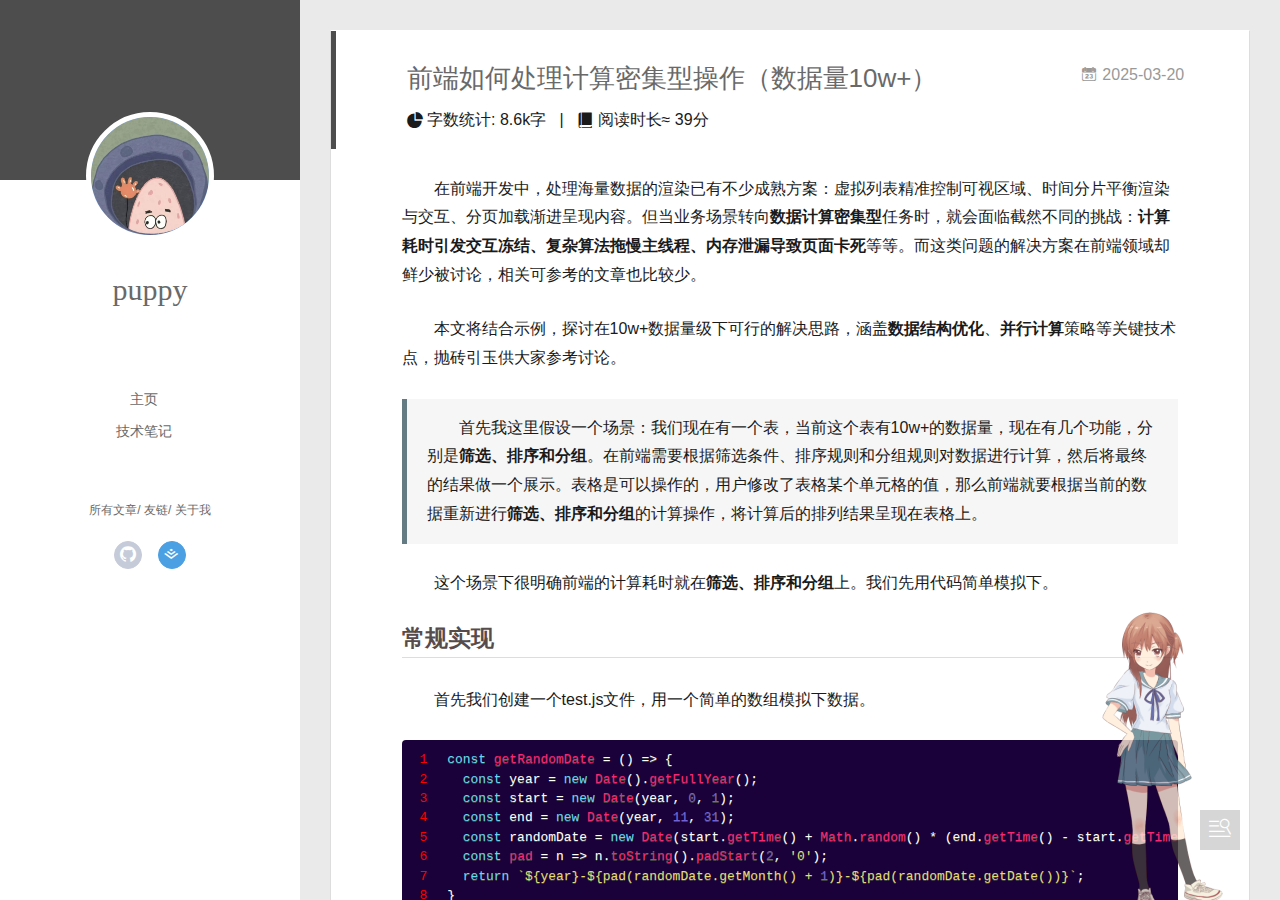
<file: 2025/03/20/massDataProcess/index.html>
<!DOCTYPE html>
<html>
<head>
  <meta charset="utf-8">
  
  <meta name="renderer" content="webkit">
  <meta http-equiv="X-UA-Compatible" content="IE=edge" >
  <link rel="dns-prefetch" href="https://ispuppy.github.io">
  <title>前端如何处理计算密集型操作（数据量10w+） | puppy</title>
  <meta name="generator" content="hexo-theme-yilia-plus">
  <meta name="viewport" content="width=device-width, initial-scale=1, maximum-scale=1">
  
  <meta name="description" content="在前端开发中，处理海量数据的渲染已有不少成熟方案：虚拟列表精准控制可视区域、时间分片平衡渲染与交互、分页加载渐进呈现内容。但当业务场景转向数据计算密集型任务时，就会面临截然不同的挑战：计算耗时引发交互冻结、复杂算法拖慢主线程、内存泄漏导致页面卡死等等。而这类问题的解决方案在前端领域却鲜少被讨论，相关可参考的文章也比较少。   本文将结合示例，探讨在10w+数据量级下可行的解决思路，涵盖数据结构">
<meta property="og:type" content="article">
<meta property="og:title" content="前端如何处理计算密集型操作（数据量10w+）">
<meta property="og:url" content="https://ispuppy.github.io/2025/03/20/massDataProcess/index.html">
<meta property="og:site_name" content="puppy">
<meta property="og:description" content="在前端开发中，处理海量数据的渲染已有不少成熟方案：虚拟列表精准控制可视区域、时间分片平衡渲染与交互、分页加载渐进呈现内容。但当业务场景转向数据计算密集型任务时，就会面临截然不同的挑战：计算耗时引发交互冻结、复杂算法拖慢主线程、内存泄漏导致页面卡死等等。而这类问题的解决方案在前端领域却鲜少被讨论，相关可参考的文章也比较少。   本文将结合示例，探讨在10w+数据量级下可行的解决思路，涵盖数据结构">
<meta property="og:locale" content="en_US">
<meta property="og:image" content="https://ispuppy.github.io/2025/03/20/massDataProcess/normalComsumer.png">
<meta property="og:image" content="https://ispuppy.github.io/2025/03/20/massDataProcess/webworkerComsumer.png">
<meta property="og:image" content="https://ispuppy.github.io/2025/03/20/massDataProcess/webworkerComsumer2.png">
<meta property="og:image" content="https://ispuppy.github.io/2025/03/20/massDataProcess/webworkerComsumer3.png">
<meta property="og:image" content="https://ispuppy.github.io/2025/03/20/massDataProcess/liucheng.png">
<meta property="og:image" content="https://ispuppy.github.io/2025/03/20/massDataProcess/ArrayBuffer.png">
<meta property="article:published_time" content="2025-03-20T07:56:37.000Z">
<meta property="article:modified_time" content="2025-03-20T08:55:21.125Z">
<meta property="article:author" content="puppy">
<meta name="twitter:card" content="summary">
<meta name="twitter:image" content="https://ispuppy.github.io/2025/03/20/massDataProcess/normalComsumer.png">
  
    <link rel="alternative" href="/atom.xml" title="puppy" type="application/atom+xml">
  
  
    <link rel="icon" href="/img/head.jpg">
  
  
    <link rel="apple-touch-icon" href="/apple-touch-icon-180x180.png">
  
  <link rel="stylesheet" type="text/css" href="/./main.a5fda8.css">
  <style type="text/css">
    
    #container.show {
      background: linear-gradient(200deg,#a0cfe4,#e8c37e);
    }
  </style>
  

  

  
    
 	  <script src="/lib/clickLove.js"></script>
  
  


  

</head>

<body>
  <div id="container" q-class="show:isCtnShow">
    <canvas id="anm-canvas" class="anm-canvas"></canvas>
    <div class="left-col" q-class="show:isShow">
      


<div class="overlay" style="background: #4d4d4d;"></div>
<div class="intrude-less">
	<header id="header" class="inner">
		<a href="/" class="profilepic">
			<img src="/img/head.jpg" class="js-avatar">
		</a>
		<hgroup>
			<h1 class="header-author"><a href="/">puppy</a></h1>
		</hgroup>
		

		<nav class="header-menu">
			<ul>
			
				<li><a href="/" >主页</a></li>
			
				<li><a target="_blank" rel="noopener" href="https://puppy.xin/blog/" >技术笔记</a></li>
			
			</ul>
		</nav>
		<nav class="header-smart-menu">
			
				
					<a q-on="click: openSlider(e, 'innerArchive')" href="javascript:void(0)">所有文章</a>
				
			
				
					<a q-on="click: openSlider(e, 'friends')" href="javascript:void(0)">友链</a>
				
			
				
					<a q-on="click: openSlider(e, 'aboutme')" href="javascript:void(0)">关于我</a>
				
			
		</nav>
		<nav class="header-nav">
			<div class="social">
				
					
						<a class="github" target="_blank" rel="noopener" href="https://github.com/ispuppy" 
												title="GitHub" ><i class="icon-github"></i></a>
					
				
					
						<a class="juejin" target="_blank" rel="noopener" href="https://juejin.cn/user/1328669081995608" 
												title="掘金" ><i class="icon-juejin"></i></a>
					
				
			</div>
		
		</nav>
	</header>		
</div>

    </div>
    <div class="mid-col" q-class="show:isShow,hide:isShow|isFalse">
      
      
<nav id="mobile-nav">
  	<div class="overlay js-overlay" style="background: #4d4d4d"></div>
	<div class="btnctn js-mobile-btnctn">
  		<div class="slider-trigger list" q-on="click: openSlider(e)"><i class="icon icon-sort"></i></div>
	</div>
	<div class="intrude-less">
		<header id="header" class="inner">
			<div class="profilepic">
				<a href="/">
					<img src="/img/head.jpg" class="js-avatar">
				</a>
			</div>
			<hgroup>
			  <h1 class="header-author js-header-author">puppy</h1>
			</hgroup>
			
			
			
				
			
				
			
			
			
			<nav class="header-nav">
				<div class="social">
					
						
						<a class="github" target="_blank" 
							href="https://github.com/ispuppy" title="GitHub"><i class="icon-github"></i></a>
						
					
						
						<a class="juejin" target="_blank" 
							href="https://juejin.cn/user/1328669081995608" title="掘金"><i class="icon-juejin"></i></a>
						
					
				</div>
			</nav>

			<nav class="header-menu js-header-menu">
				<ul style="width: 50%">
				
				
					<li style="width: 50%"><a href="/">主页</a></li>
		        
					<li style="width: 50%"><a target="_blank" rel="noopener" href="https://puppy.xin/blog/">技术笔记</a></li>
		        
				</ul>
			</nav>
		</header>				
	</div>
	<div class="mobile-mask" style="display:none" q-show="isShow"></div>
</nav>

      <div id="wrapper" class="body-wrap">
        <div class="menu-l">
          <div class="canvas-wrap">
            <canvas data-colors="#eaeaea" data-sectionHeight="100" data-contentId="js-content" id="myCanvas1"
              class="anm-canvas"></canvas>
          </div>
          <div id="js-content" class="content-ll">
            <article id="post-massDataProcess" class="article article-type-post " itemscope itemprop="blogPost">
  <div class="article-inner">
    
      <header class="article-header">
  
  
    <h1 class="article-title" itemprop="name">
      前端如何处理计算密集型操作（数据量10w+）
    </h1>
  


  
  
        
        <span id="busuanzi_container_page_pv" style='display:none' class="archive-article-date">
              <i class="icon-smile icon"></i> 阅读数：<span id="busuanzi_value_page_pv"></span>次
        </span>

<a href="/2025/03/20/massDataProcess/" class="archive-article-date">
        <time datetime="2025-03-20T07:56:37.000Z" itemprop="datePublished"><i class="icon-calendar icon"></i>2025-03-20</time>
</a>

  
  
    
<div style="margin-top:10px;">
  <span class="post-time">
    <span class="post-meta-item-icon">
      <!-- fonts.scss -->
      <!-- 百度字体平台:http://fontstore.baidu.com/static/editor/index.html -->
      <i class="icon-statistics"></i>
      <span class="post-meta-item-text"> 字数统计:</span>
      <span class="post-count">8.6k字</span>
    </span>
  </span>

  <span class="post-time">
    &nbsp; | &nbsp;
    <span class="post-meta-item-icon">
      <i class="icon-book icon"></i>
      <span class="post-meta-item-text"> 阅读时长≈</span>
      <span class="post-count">39分</span>
    </span>
  </span>
</div>


  
  </header>
  
  <div class="article-entry" itemprop="articleBody">
    
    <p>  在前端开发中，处理海量数据的渲染已有不少成熟方案：虚拟列表精准控制可视区域、时间分片平衡渲染与交互、分页加载渐进呈现内容。但当业务场景转向<strong>数据计算密集型</strong>任务时，就会面临截然不同的挑战：<strong>计算耗时引发交互冻结、复杂算法拖慢主线程、内存泄漏导致页面卡死</strong>等等。而这类问题的解决方案在前端领域却鲜少被讨论，相关可参考的文章也比较少。<br></p>
<p>  本文将结合示例，探讨在10w+数据量级下可行的解决思路，涵盖<strong>数据结构优化</strong>、<strong>并行计算</strong>策略等关键技术点，抛砖引玉供大家参考讨论。<br></p>
<blockquote>
<p>  首先我这里假设一个场景：我们现在有一个表，当前这个表有10w+的数据量，现在有几个功能，分别是<strong>筛选、排序和分组</strong>。在前端需要根据筛选条件、排序规则和分组规则对数据进行计算，然后将最终的结果做一个展示。表格是可以操作的，用户修改了表格某个单元格的值，那么前端就要根据当前的数据重新进行<strong>筛选、排序和分组</strong>的计算操作，将计算后的排列结果呈现在表格上。</p>
</blockquote>
<p>  这个场景下很明确前端的计算耗时就在<strong>筛选、排序和分组</strong>上。我们先用代码简单模拟下。</p>
<span id="more"></span>
<h2 id="常规实现"><a class="markdownIt-Anchor" href="#常规实现"></a> 常规实现</h2>
<p>  首先我们创建一个test.js文件，用一个简单的数组模拟下数据。</p>
<figure class="highlight js"><table><tr><td class="gutter"><pre><span class="line">1</span><br><span class="line">2</span><br><span class="line">3</span><br><span class="line">4</span><br><span class="line">5</span><br><span class="line">6</span><br><span class="line">7</span><br><span class="line">8</span><br><span class="line">9</span><br><span class="line">10</span><br><span class="line">11</span><br><span class="line">12</span><br><span class="line">13</span><br><span class="line">14</span><br><span class="line">15</span><br><span class="line">16</span><br><span class="line">17</span><br></pre></td><td class="code"><pre><span class="line"><span class="keyword">const</span> <span class="title function_">getRandomDate</span> = (<span class="params"></span>) =&gt; &#123;</span><br><span class="line">  <span class="keyword">const</span> year = <span class="keyword">new</span> <span class="title class_">Date</span>().<span class="title function_">getFullYear</span>();</span><br><span class="line">  <span class="keyword">const</span> start = <span class="keyword">new</span> <span class="title class_">Date</span>(year, <span class="number">0</span>, <span class="number">1</span>); </span><br><span class="line">  <span class="keyword">const</span> end = <span class="keyword">new</span> <span class="title class_">Date</span>(year, <span class="number">11</span>, <span class="number">31</span>);</span><br><span class="line">  <span class="keyword">const</span> randomDate = <span class="keyword">new</span> <span class="title class_">Date</span>(start.<span class="title function_">getTime</span>() + <span class="title class_">Math</span>.<span class="title function_">random</span>() * (end.<span class="title function_">getTime</span>() - start.<span class="title function_">getTime</span>()));</span><br><span class="line">  <span class="keyword">const</span> <span class="title function_">pad</span> = n =&gt; n.<span class="title function_">toString</span>().<span class="title function_">padStart</span>(<span class="number">2</span>, <span class="string">&#x27;0&#x27;</span>);</span><br><span class="line">  <span class="keyword">return</span> <span class="string">`<span class="subst">$&#123;year&#125;</span>-<span class="subst">$&#123;pad(randomDate.getMonth() + <span class="number">1</span>)&#125;</span>-<span class="subst">$&#123;pad(randomDate.getDate())&#125;</span>`</span>;</span><br><span class="line">&#125;</span><br><span class="line"></span><br><span class="line"><span class="keyword">const</span> array = <span class="title class_">Array</span>.<span class="title function_">from</span>(&#123;<span class="attr">length</span>: <span class="number">100000</span>&#125;, <span class="function">(<span class="params">_, idx</span>) =&gt;</span> (&#123;</span><br><span class="line">  <span class="attr">id</span>: idx, <span class="comment">// id键</span></span><br><span class="line">  <span class="attr">num</span>: <span class="title class_">Math</span>.<span class="title function_">floor</span>(<span class="title class_">Math</span>.<span class="title function_">random</span>() * <span class="number">100000</span>), <span class="comment">// num值为0-99999之间的随机数</span></span><br><span class="line">  <span class="attr">date</span>: <span class="title function_">getRandomDate</span>(), <span class="comment">// 日期值，随机为当年的任一天</span></span><br><span class="line">  <span class="attr">type</span>: <span class="title class_">Math</span>.<span class="title function_">floor</span>(<span class="title class_">Math</span>.<span class="title function_">random</span>() * <span class="number">10</span>), <span class="comment">// type值为0-9之间的随机数</span></span><br><span class="line"><span class="comment">// ... 其它字段</span></span><br><span class="line">&#125;))</span><br><span class="line"></span><br></pre></td></tr></table></figure>
<p>  然后构建筛选、排序和分组这三个对应的计算函数，其中 <code>timeConsuming</code> 是模拟真实业务耗时操作。因为在真实的业务场景下，通常这几个函数内部的操作都比较复杂，会引用各种值或调用函数。我这里处理比较简单，所以用 <code>timeConsuming</code> 增加耗时。这里我们假设按 <strong>num</strong> 字段进行筛选，按 <strong>date</strong> 字段进行排序，按 <strong>type</strong> 字段进行分组。</p>
<figure class="highlight js"><table><tr><td class="gutter"><pre><span class="line">1</span><br><span class="line">2</span><br><span class="line">3</span><br><span class="line">4</span><br><span class="line">5</span><br><span class="line">6</span><br><span class="line">7</span><br><span class="line">8</span><br><span class="line">9</span><br><span class="line">10</span><br><span class="line">11</span><br><span class="line">12</span><br><span class="line">13</span><br><span class="line">14</span><br><span class="line">15</span><br><span class="line">16</span><br><span class="line">17</span><br><span class="line">18</span><br><span class="line">19</span><br><span class="line">20</span><br><span class="line">21</span><br><span class="line">22</span><br><span class="line">23</span><br><span class="line">24</span><br><span class="line">25</span><br><span class="line">26</span><br><span class="line">27</span><br><span class="line">28</span><br><span class="line">29</span><br><span class="line">30</span><br></pre></td><td class="code"><pre><span class="line"><span class="comment">// 模拟真实业务的耗时操作</span></span><br><span class="line"><span class="keyword">const</span> <span class="title function_">timeConsuming</span> = (<span class="params"></span>) =&gt; &#123;  </span><br><span class="line">  <span class="keyword">let</span> dummy = <span class="number">0</span>;</span><br><span class="line">  <span class="keyword">for</span>(<span class="keyword">let</span> i = <span class="number">0</span>; i &lt; <span class="number">10000</span>; i++) &#123;</span><br><span class="line">    dummy += i % <span class="number">2</span>;</span><br><span class="line">  &#125;</span><br><span class="line">&#125;</span><br><span class="line"><span class="comment">// 筛选</span></span><br><span class="line"><span class="keyword">const</span> <span class="title function_">filterArray</span> = (<span class="params">array</span>) =&gt; &#123;</span><br><span class="line">  <span class="keyword">return</span> array.<span class="title function_">filter</span>(<span class="function"><span class="params">item</span> =&gt;</span> &#123;</span><br><span class="line">    <span class="title function_">timeConsuming</span>()</span><br><span class="line">    <span class="keyword">return</span> item.<span class="property">num</span> % <span class="number">2</span> === <span class="number">0</span></span><br><span class="line">  &#125;);</span><br><span class="line">&#125;</span><br><span class="line"><span class="comment">// 排序</span></span><br><span class="line"><span class="keyword">const</span> <span class="title function_">sortArray</span> = (<span class="params">array</span>) =&gt; &#123;</span><br><span class="line">  <span class="keyword">return</span> array.<span class="title function_">sort</span>(<span class="function">(<span class="params">a, b</span>) =&gt;</span> &#123;</span><br><span class="line">    <span class="title function_">timeConsuming</span>()</span><br><span class="line">    <span class="keyword">return</span> <span class="keyword">new</span> <span class="title class_">Date</span>(a.<span class="property">date</span>).<span class="title function_">getTime</span>() - <span class="keyword">new</span> <span class="title class_">Date</span>(b.<span class="property">date</span>).<span class="title function_">getTime</span>();</span><br><span class="line">  &#125;);</span><br><span class="line">&#125;</span><br><span class="line"><span class="comment">// 分组</span></span><br><span class="line"><span class="keyword">const</span> <span class="title function_">groupArray</span> = (<span class="params">array</span>) =&gt; &#123;</span><br><span class="line">  <span class="keyword">return</span> array.<span class="title function_">reduce</span>(<span class="function">(<span class="params">acc, item</span>) =&gt;</span> &#123;</span><br><span class="line">    <span class="title function_">timeConsuming</span>()</span><br><span class="line">    acc[type] = (acc[type] || []).<span class="title function_">concat</span>(item);</span><br><span class="line">    <span class="keyword">return</span> acc;</span><br><span class="line">  &#125;, &#123;&#125;);</span><br><span class="line">&#125;</span><br><span class="line"></span><br></pre></td></tr></table></figure>
<p>  最后我们调用这三个函数，并进行计时。</p>
<figure class="highlight js"><table><tr><td class="gutter"><pre><span class="line">1</span><br><span class="line">2</span><br><span class="line">3</span><br><span class="line">4</span><br><span class="line">5</span><br><span class="line">6</span><br><span class="line">7</span><br><span class="line">8</span><br><span class="line">9</span><br><span class="line">10</span><br><span class="line">11</span><br><span class="line">12</span><br><span class="line">13</span><br><span class="line">14</span><br><span class="line">15</span><br><span class="line">16</span><br></pre></td><td class="code"><pre><span class="line"><span class="keyword">const</span> <span class="title function_">excuteArray</span> = (<span class="params">array</span>) =&gt; &#123;</span><br><span class="line">  <span class="variable language_">console</span>.<span class="title function_">time</span>(<span class="string">&#x27;total&#x27;</span>)</span><br><span class="line">  <span class="variable language_">console</span>.<span class="title function_">time</span>(<span class="string">&#x27;filter&#x27;</span>)</span><br><span class="line">  <span class="keyword">const</span> filteredArray = <span class="title function_">filterArray</span>(array);</span><br><span class="line">  <span class="variable language_">console</span>.<span class="title function_">timeEnd</span>(<span class="string">&#x27;filter&#x27;</span>)</span><br><span class="line">  <span class="variable language_">console</span>.<span class="title function_">time</span>(<span class="string">&#x27;sort&#x27;</span>)</span><br><span class="line">  <span class="keyword">const</span> sortedArray = <span class="title function_">sortArray</span>(filteredArray);</span><br><span class="line">  <span class="variable language_">console</span>.<span class="title function_">timeEnd</span>(<span class="string">&#x27;sort&#x27;</span>)</span><br><span class="line">  <span class="variable language_">console</span>.<span class="title function_">time</span>(<span class="string">&#x27;group&#x27;</span>)</span><br><span class="line">  <span class="keyword">const</span> groupedArray = <span class="title function_">groupArray</span>(sortedArray);</span><br><span class="line">  <span class="variable language_">console</span>.<span class="title function_">timeEnd</span>(<span class="string">&#x27;group&#x27;</span>)</span><br><span class="line">  <span class="variable language_">console</span>.<span class="title function_">timeEnd</span>(<span class="string">&#x27;total&#x27;</span>)</span><br><span class="line">  <span class="keyword">return</span> groupedArray;</span><br><span class="line">&#125;</span><br><span class="line"></span><br><span class="line"><span class="variable language_">console</span>.<span class="title function_">log</span>(<span class="title function_">excuteArray</span>(array))</span><br></pre></td></tr></table></figure>
<p>  运行结果如下：<br>
<img src="normalComsumer.png" alt="常规耗时"><br>
  从结果中可以看到，<strong>筛选</strong>耗时在 <strong>480ms</strong> 左右，而<strong>排序</strong>耗时最长，高达 <strong>2800ms</strong>，<strong>分组</strong>耗时在 <strong>800ms</strong> 左右。总耗时呢也超过 <strong>4s</strong> 了，试想一下，用户只是修改了一个单元格，需要等将近 4s 才能看到最终的视图效果。这种交互耗时是肯定接受不了的。那么可以从哪些方面进行优化呢？</p>
<h2 id="1并行计算web-worker"><a class="markdownIt-Anchor" href="#1并行计算web-worker"></a> 1.并行计算——Web Worker</h2>
<p>  Web Worker 是一种异步的脚本，它允许我们使用多线程来执行 JavaScript 代码。我们可以在 Web Worker 中执行一些计算密集型的任务，并通过消息传递机制将结果返回给主线程。这样，主线程就可以在计算过程中进行其他操作，而不需要等待计算完成。同时多个线程并行计算也能减少计算时间<br></p>
<h3 id="11-web-worker-实现"><a class="markdownIt-Anchor" href="#11-web-worker-实现"></a> 1.1 Web Worker 实现</h3>
<h4 id="111-新建workerjs"><a class="markdownIt-Anchor" href="#111-新建workerjs"></a> 1.1.1 新建worker.js</h4>
<p>  首先，我们创建一个worker.js文件，将所有的计算函数都挪到这里来。同时监听主线程的消息，并根据消息中的任务名称执行对应的函数。然后将计算结果发送给主线程。</p>
<figure class="highlight js"><table><tr><td class="gutter"><pre><span class="line">1</span><br><span class="line">2</span><br><span class="line">3</span><br><span class="line">4</span><br><span class="line">5</span><br><span class="line">6</span><br><span class="line">7</span><br><span class="line">8</span><br><span class="line">9</span><br><span class="line">10</span><br><span class="line">11</span><br><span class="line">12</span><br><span class="line">13</span><br><span class="line">14</span><br><span class="line">15</span><br><span class="line">16</span><br><span class="line">17</span><br><span class="line">18</span><br><span class="line">19</span><br><span class="line">20</span><br><span class="line">21</span><br><span class="line">22</span><br><span class="line">23</span><br><span class="line">24</span><br><span class="line">25</span><br><span class="line">26</span><br><span class="line">27</span><br><span class="line">28</span><br><span class="line">29</span><br><span class="line">30</span><br><span class="line">31</span><br><span class="line">32</span><br><span class="line">33</span><br><span class="line">34</span><br></pre></td><td class="code"><pre><span class="line"><span class="comment">// worker.js</span></span><br><span class="line"><span class="keyword">const</span> <span class="title function_">timeConsuming</span> = (<span class="params"></span>) =&gt; &#123;  </span><br><span class="line">  <span class="keyword">let</span> dummy = <span class="number">0</span>;</span><br><span class="line">  <span class="keyword">for</span>(<span class="keyword">let</span> i = <span class="number">0</span>; i &lt; <span class="number">10000</span>; i++) &#123;</span><br><span class="line">    dummy += i % <span class="number">2</span>;</span><br><span class="line">  &#125;</span><br><span class="line">&#125;</span><br><span class="line"><span class="comment">// 单独提出来是后续主线程也要用到它</span></span><br><span class="line"><span class="keyword">export</span> <span class="keyword">const</span> <span class="title function_">sortFun</span> = (<span class="params">a, b</span>) =&gt; &#123;</span><br><span class="line">  <span class="title function_">timeConsuming</span>()</span><br><span class="line">  <span class="keyword">return</span> <span class="keyword">new</span> <span class="title class_">Date</span>(a.<span class="property">date</span>).<span class="title function_">getTime</span>() - <span class="keyword">new</span> <span class="title class_">Date</span>(b.<span class="property">date</span>).<span class="title function_">getTime</span>();</span><br><span class="line">&#125;</span><br><span class="line"></span><br><span class="line"><span class="keyword">const</span> methods = &#123;</span><br><span class="line">  <span class="attr">filter</span>: <span class="function">(<span class="params">array</span>) =&gt;</span> array.<span class="title function_">filter</span>(<span class="function"><span class="params">item</span> =&gt;</span> &#123;</span><br><span class="line">    <span class="title function_">timeConsuming</span>();</span><br><span class="line">    <span class="keyword">return</span> item.<span class="property">num</span> % <span class="number">2</span> === <span class="number">0</span>;</span><br><span class="line">  &#125;),</span><br><span class="line"></span><br><span class="line">  <span class="attr">sort</span>: <span class="function">(<span class="params">array</span>) =&gt;</span> array.<span class="title function_">sort</span>(sortFun),</span><br><span class="line">  </span><br><span class="line">  <span class="attr">group</span>: <span class="function">(<span class="params">array</span>) =&gt;</span> array.<span class="title function_">reduce</span>(<span class="function">(<span class="params">acc, item</span>) =&gt;</span> &#123;</span><br><span class="line">    <span class="title function_">timeConsuming</span>()</span><br><span class="line">    acc[item.<span class="property">type</span>] = (acc[item.<span class="property">type</span>] || []).<span class="title function_">concat</span>(item);</span><br><span class="line">    <span class="keyword">return</span> acc;</span><br><span class="line">  &#125;, &#123;&#125;)</span><br><span class="line">&#125;;</span><br><span class="line"><span class="comment">// 监听主线程发来的消息，同时将结果发回主线程</span></span><br><span class="line">self.<span class="property">onmessage</span> = <span class="function">(<span class="params">&#123;data: message&#125;</span>) =&gt;</span> &#123;</span><br><span class="line">  <span class="keyword">if</span>(!message) <span class="keyword">return</span></span><br><span class="line">  <span class="keyword">const</span> &#123;taskName, data&#125; = message</span><br><span class="line">  <span class="keyword">const</span> result = methods[taskName]?.(data);</span><br><span class="line">  self.<span class="title function_">postMessage</span>(result)</span><br><span class="line">&#125;;</span><br></pre></td></tr></table></figure>
<h4 id="112-新增-workerpool-类"><a class="markdownIt-Anchor" href="#112-新增-workerpool-类"></a> 1.1.2 新增 WorkerPool 类</h4>
<p>  在主线程中，我们创建一个 <code>WorkerPool</code> 类，用于<strong>创建多个线程</strong>，并管理线程间的数据通信。使用 <code>navigator.hardwareConcurrency</code> 获取当前计算机上运行线程的逻辑处理器的数量，我这里是 12 个。然后根据线程数量对数据进行<strong>切片</strong>，每个线程处理一部分的数据。</p>
<blockquote>
<p>现代计算机的 CPU 中有多个物理处理器核心（通常是两个或四个核心），但每个物理核心通常也能够使用先进的调度技术同时运行多个线程。例如，四核 CPU 可能提供八个逻辑处理器核心。逻辑处理器核心数量可以用来衡量能够有效同时运行的线程数量，而无需进行上下文切换。<br>
但是，浏览器可能会选择报告更低的逻辑核心数量，以便更准确地表示可以同时运行的 Worker 数量，因此不要将其视为用户系统中核心数量的绝对测量值。</p>
</blockquote>
<figure class="highlight js"><table><tr><td class="gutter"><pre><span class="line">1</span><br><span class="line">2</span><br><span class="line">3</span><br><span class="line">4</span><br><span class="line">5</span><br><span class="line">6</span><br><span class="line">7</span><br><span class="line">8</span><br><span class="line">9</span><br><span class="line">10</span><br><span class="line">11</span><br><span class="line">12</span><br><span class="line">13</span><br><span class="line">14</span><br><span class="line">15</span><br><span class="line">16</span><br><span class="line">17</span><br><span class="line">18</span><br><span class="line">19</span><br><span class="line">20</span><br></pre></td><td class="code"><pre><span class="line"><span class="comment">//test.js</span></span><br><span class="line"><span class="keyword">class</span> <span class="title class_">WorkerPool</span>  &#123;</span><br><span class="line">  <span class="title function_">constructor</span>(<span class="params">workerURL, concurrency = navigator.hardwareConcurrency</span>) &#123;</span><br><span class="line">    <span class="variable language_">this</span>.<span class="property">workers</span> = <span class="title class_">Array</span>.<span class="title function_">from</span>(&#123;<span class="attr">length</span>: concurrency&#125;, <span class="function">() =&gt;</span> <span class="keyword">new</span> <span class="title class_">Worker</span>(workerURL))</span><br><span class="line">  &#125;</span><br><span class="line"></span><br><span class="line">  <span class="title function_">parallelize</span>(<span class="params">taskName, array</span>) &#123;</span><br><span class="line">    <span class="comment">// 计算每个线程处理的数据量</span></span><br><span class="line">    <span class="keyword">const</span> chunkSize = <span class="title class_">Math</span>.<span class="title function_">ceil</span>(array.<span class="property">length</span> / <span class="variable language_">this</span>.<span class="property">workers</span>.<span class="property">length</span>)</span><br><span class="line">    <span class="keyword">return</span> <span class="title class_">Promise</span>.<span class="title function_">all</span>(<span class="variable language_">this</span>.<span class="property">workers</span>.<span class="title function_">map</span>(<span class="function">(<span class="params">worker, i</span>) =&gt;</span> &#123;</span><br><span class="line">      <span class="keyword">const</span> chunk = array.<span class="title function_">slice</span>(i * chunkSize, (i+<span class="number">1</span>) * chunkSize)</span><br><span class="line">      <span class="keyword">return</span> <span class="keyword">new</span> <span class="title class_">Promise</span>(<span class="function"><span class="params">resolve</span> =&gt;</span> &#123;</span><br><span class="line">        worker.<span class="property">onmessage</span> = <span class="function"><span class="params">e</span> =&gt;</span> <span class="title function_">resolve</span>(e.<span class="property">data</span>)</span><br><span class="line">        worker.<span class="title function_">postMessage</span>(&#123;taskName, <span class="attr">data</span>: chunk&#125;)</span><br><span class="line">      &#125;)</span><br><span class="line">    &#125;))</span><br><span class="line">  &#125;</span><br><span class="line">&#125;</span><br><span class="line"><span class="comment">// 实例化 WorkerPool</span></span><br><span class="line"><span class="keyword">const</span> workerPool = <span class="keyword">new</span> <span class="title class_">WorkerPool</span>(<span class="string">&#x27;worker.js&#x27;</span>);</span><br></pre></td></tr></table></figure>
<h4 id="113-修改之前的几个函数"><a class="markdownIt-Anchor" href="#113-修改之前的几个函数"></a> 1.1.3 修改之前的几个函数</h4>
<p>  然后之前的几个计算函数，我们需要改造一下。</p>
<ul>
<li>
<p><strong>filterArray</strong>: 因为是多线程处理，多以接收到的值是数组，需要进行扁平化处理。</p>
<figure class="highlight js"><table><tr><td class="gutter"><pre><span class="line">1</span><br><span class="line">2</span><br><span class="line">3</span><br><span class="line">4</span><br></pre></td><td class="code"><pre><span class="line"><span class="keyword">const</span> <span class="title function_">filterArray</span> = <span class="keyword">async</span> (<span class="params">array</span>) =&gt; &#123;</span><br><span class="line">  <span class="keyword">const</span> chunks = <span class="keyword">await</span> workerPool.<span class="title function_">parallelize</span>(<span class="string">&#x27;filter&#x27;</span>, array)</span><br><span class="line">  <span class="keyword">return</span> [].<span class="title function_">concat</span>(...chunks)</span><br><span class="line">&#125;</span><br></pre></td></tr></table></figure>
</li>
<li>
<p><strong>sortArray</strong>: 这里需要注意的是，接收到的多个数组，并不能直接合并成一个数组。因为不同数组之间是无序的，所以我们需要使用归并排序将多个数组合并成一个有序的数组。</p>
<figure class="highlight js"><table><tr><td class="gutter"><pre><span class="line">1</span><br><span class="line">2</span><br><span class="line">3</span><br><span class="line">4</span><br><span class="line">5</span><br><span class="line">6</span><br><span class="line">7</span><br><span class="line">8</span><br><span class="line">9</span><br><span class="line">10</span><br><span class="line">11</span><br><span class="line">12</span><br><span class="line">13</span><br><span class="line">14</span><br><span class="line">15</span><br><span class="line">16</span><br><span class="line">17</span><br><span class="line">18</span><br><span class="line">19</span><br><span class="line">20</span><br><span class="line">21</span><br><span class="line">22</span><br><span class="line">23</span><br><span class="line">24</span><br><span class="line">25</span><br><span class="line">26</span><br><span class="line">27</span><br><span class="line">28</span><br><span class="line">29</span><br><span class="line">30</span><br><span class="line">31</span><br><span class="line">32</span><br><span class="line">33</span><br><span class="line">34</span><br><span class="line">35</span><br><span class="line">36</span><br></pre></td><td class="code"><pre><span class="line"><span class="keyword">const</span> <span class="title function_">sortArray</span> = <span class="keyword">async</span> (<span class="params">array</span>) =&gt; &#123;</span><br><span class="line">  <span class="keyword">const</span> sorted = <span class="keyword">await</span> workerPool.<span class="title function_">parallelize</span>(<span class="string">&#x27;sort&#x27;</span>, array);</span><br><span class="line">  <span class="keyword">return</span> <span class="title function_">mergeSortedChunks</span>(sorted)</span><br><span class="line">&#125;;</span><br><span class="line"></span><br><span class="line"><span class="comment">// 多路归并实现</span></span><br><span class="line"><span class="keyword">const</span> <span class="title function_">mergeSortedChunks</span> = (<span class="params">chunks</span>) =&gt; &#123;</span><br><span class="line">  <span class="keyword">const</span> pointers = <span class="keyword">new</span> <span class="title class_">Array</span>(chunks.<span class="property">length</span>).<span class="title function_">fill</span>(<span class="number">0</span>)</span><br><span class="line">  <span class="keyword">const</span> result = []</span><br><span class="line">  <span class="keyword">let</span> index = <span class="number">0</span>;</span><br><span class="line"></span><br><span class="line">  <span class="comment">// 初始化最小堆</span></span><br><span class="line">  <span class="keyword">const</span> heap = [];</span><br><span class="line">  chunks.<span class="title function_">forEach</span>(<span class="function">(<span class="params">chunk, i</span>) =&gt;</span> &#123;</span><br><span class="line">    <span class="keyword">if</span> (chunk.<span class="property">length</span> &gt; <span class="number">0</span>) &#123;</span><br><span class="line">      heap.<span class="title function_">push</span>(&#123; <span class="attr">chunkIndex</span>: i, <span class="attr">element</span>: chunk[<span class="number">0</span>] &#125;);</span><br><span class="line">    &#125;</span><br><span class="line">  &#125;);</span><br><span class="line">  heap.<span class="title function_">sort</span>(<span class="function">(<span class="params">a, b</span>) =&gt;</span> <span class="title function_">sortFun</span>(a.<span class="property">element</span>, b.<span class="property">element</span>));</span><br><span class="line"></span><br><span class="line">  <span class="keyword">while</span> (heap.<span class="property">length</span> &gt; <span class="number">0</span>) &#123;</span><br><span class="line">    <span class="comment">// 取出当前最小元素</span></span><br><span class="line">    <span class="keyword">const</span> &#123; chunkIndex, element &#125; = heap.<span class="title function_">shift</span>();</span><br><span class="line">    result[index++] = element;</span><br><span class="line">    pointers[chunkIndex]++;</span><br><span class="line"></span><br><span class="line">    <span class="comment">// 补充新元素到堆中</span></span><br><span class="line">    <span class="keyword">if</span> (pointers[chunkIndex] &lt; chunks[chunkIndex].<span class="property">length</span>) &#123;</span><br><span class="line">      <span class="keyword">const</span> newElement = chunks[chunkIndex][pointers[chunkIndex]];</span><br><span class="line">      heap.<span class="title function_">push</span>(&#123; chunkIndex, <span class="attr">element</span>: newElement &#125;);</span><br><span class="line">      heap.<span class="title function_">sort</span>(<span class="function">(<span class="params">a, b</span>) =&gt;</span> <span class="title function_">sortFun</span>(a.<span class="property">element</span>, b.<span class="property">element</span>));</span><br><span class="line">    &#125;</span><br><span class="line">  &#125;</span><br><span class="line"></span><br><span class="line">  <span class="keyword">return</span> result;</span><br><span class="line">&#125;;</span><br></pre></td></tr></table></figure>
</li>
<li>
<p><strong>groupArray</strong>: 这里将对象的键值合并下就可以了。</p>
<figure class="highlight js"><table><tr><td class="gutter"><pre><span class="line">1</span><br><span class="line">2</span><br><span class="line">3</span><br><span class="line">4</span><br><span class="line">5</span><br><span class="line">6</span><br><span class="line">7</span><br></pre></td><td class="code"><pre><span class="line"><span class="keyword">const</span> <span class="title function_">groupArray</span> = <span class="keyword">async</span> (<span class="params">array</span>) =&gt; &#123;</span><br><span class="line">  <span class="keyword">const</span> chunks = <span class="keyword">await</span> workerPool.<span class="title function_">parallelize</span>(<span class="string">&#x27;group&#x27;</span>, array);</span><br><span class="line">  <span class="keyword">return</span> chunks.<span class="title function_">reduce</span>(<span class="function">(<span class="params">acc, map</span>) =&gt;</span> &#123;</span><br><span class="line">    <span class="title class_">Object</span>.<span class="title function_">entries</span>(map).<span class="title function_">forEach</span>(<span class="function">(<span class="params">[k, v]</span>) =&gt;</span> acc[k] = (acc[k] || []).<span class="title function_">concat</span>(v));</span><br><span class="line">    <span class="keyword">return</span> acc;</span><br><span class="line">  &#125;, &#123;&#125;);</span><br><span class="line">&#125;;</span><br></pre></td></tr></table></figure>
</li>
</ul>
<p>  主线程完整代码如下：</p>
<figure class="highlight js"><table><tr><td class="gutter"><pre><span class="line">1</span><br><span class="line">2</span><br><span class="line">3</span><br><span class="line">4</span><br><span class="line">5</span><br><span class="line">6</span><br><span class="line">7</span><br><span class="line">8</span><br><span class="line">9</span><br><span class="line">10</span><br><span class="line">11</span><br><span class="line">12</span><br><span class="line">13</span><br><span class="line">14</span><br><span class="line">15</span><br><span class="line">16</span><br><span class="line">17</span><br><span class="line">18</span><br><span class="line">19</span><br><span class="line">20</span><br><span class="line">21</span><br><span class="line">22</span><br><span class="line">23</span><br><span class="line">24</span><br><span class="line">25</span><br><span class="line">26</span><br><span class="line">27</span><br><span class="line">28</span><br><span class="line">29</span><br><span class="line">30</span><br><span class="line">31</span><br><span class="line">32</span><br><span class="line">33</span><br><span class="line">34</span><br><span class="line">35</span><br><span class="line">36</span><br><span class="line">37</span><br><span class="line">38</span><br><span class="line">39</span><br><span class="line">40</span><br><span class="line">41</span><br><span class="line">42</span><br><span class="line">43</span><br><span class="line">44</span><br><span class="line">45</span><br><span class="line">46</span><br><span class="line">47</span><br><span class="line">48</span><br><span class="line">49</span><br><span class="line">50</span><br><span class="line">51</span><br><span class="line">52</span><br><span class="line">53</span><br><span class="line">54</span><br><span class="line">55</span><br><span class="line">56</span><br><span class="line">57</span><br><span class="line">58</span><br><span class="line">59</span><br><span class="line">60</span><br><span class="line">61</span><br><span class="line">62</span><br><span class="line">63</span><br><span class="line">64</span><br><span class="line">65</span><br><span class="line">66</span><br><span class="line">67</span><br><span class="line">68</span><br><span class="line">69</span><br><span class="line">70</span><br><span class="line">71</span><br><span class="line">72</span><br><span class="line">73</span><br><span class="line">74</span><br><span class="line">75</span><br><span class="line">76</span><br><span class="line">77</span><br><span class="line">78</span><br><span class="line">79</span><br><span class="line">80</span><br><span class="line">81</span><br><span class="line">82</span><br><span class="line">83</span><br><span class="line">84</span><br><span class="line">85</span><br><span class="line">86</span><br><span class="line">87</span><br><span class="line">88</span><br><span class="line">89</span><br><span class="line">90</span><br><span class="line">91</span><br><span class="line">92</span><br><span class="line">93</span><br><span class="line">94</span><br><span class="line">95</span><br><span class="line">96</span><br><span class="line">97</span><br><span class="line">98</span><br><span class="line">99</span><br><span class="line">100</span><br><span class="line">101</span><br><span class="line">102</span><br><span class="line">103</span><br><span class="line">104</span><br></pre></td><td class="code"><pre><span class="line"><span class="comment">// test.js</span></span><br><span class="line"><span class="keyword">import</span> &#123; sortFun &#125; <span class="keyword">from</span> <span class="string">&#x27;./worker.js&#x27;</span></span><br><span class="line"></span><br><span class="line"><span class="keyword">const</span> <span class="title function_">getRandomDate</span> = (<span class="params"></span>) =&gt; &#123;</span><br><span class="line">  <span class="keyword">const</span> year = <span class="keyword">new</span> <span class="title class_">Date</span>().<span class="title function_">getFullYear</span>();</span><br><span class="line">  <span class="keyword">const</span> start = <span class="keyword">new</span> <span class="title class_">Date</span>(year, <span class="number">0</span>, <span class="number">1</span>); </span><br><span class="line">  <span class="keyword">const</span> end = <span class="keyword">new</span> <span class="title class_">Date</span>(year, <span class="number">11</span>, <span class="number">31</span>);</span><br><span class="line">  <span class="keyword">const</span> randomDate = <span class="keyword">new</span> <span class="title class_">Date</span>(start.<span class="title function_">getTime</span>() + <span class="title class_">Math</span>.<span class="title function_">random</span>() * (end.<span class="title function_">getTime</span>() - start.<span class="title function_">getTime</span>()));</span><br><span class="line">  <span class="keyword">const</span> <span class="title function_">pad</span> = n =&gt; n.<span class="title function_">toString</span>().<span class="title function_">padStart</span>(<span class="number">2</span>, <span class="string">&#x27;0&#x27;</span>);</span><br><span class="line">  <span class="keyword">return</span> <span class="string">`<span class="subst">$&#123;year&#125;</span>-<span class="subst">$&#123;pad(randomDate.getMonth() + <span class="number">1</span>)&#125;</span>-<span class="subst">$&#123;pad(randomDate.getDate())&#125;</span>`</span>;</span><br><span class="line">&#125;</span><br><span class="line"></span><br><span class="line"><span class="keyword">const</span> array = <span class="title class_">Array</span>.<span class="title function_">from</span>(&#123;<span class="attr">length</span>: <span class="number">100000</span>&#125;, <span class="function">(<span class="params">_, idx</span>) =&gt;</span> (&#123;</span><br><span class="line">  <span class="attr">id</span>: idx,</span><br><span class="line">  <span class="attr">num</span>: <span class="title class_">Math</span>.<span class="title function_">floor</span>(<span class="title class_">Math</span>.<span class="title function_">random</span>() * <span class="number">100000</span>),</span><br><span class="line">  <span class="attr">date</span>: <span class="title function_">getRandomDate</span>(),</span><br><span class="line">  <span class="attr">type</span>: <span class="title class_">Math</span>.<span class="title function_">floor</span>(<span class="title class_">Math</span>.<span class="title function_">random</span>() * <span class="number">10</span>),</span><br><span class="line">&#125;))</span><br><span class="line"></span><br><span class="line"><span class="keyword">class</span> <span class="title class_">WorkerPool</span>  &#123;</span><br><span class="line">  <span class="title function_">constructor</span>(<span class="params">workerURL, concurrency = navigator.hardwareConcurrency</span>) &#123;</span><br><span class="line">    <span class="variable language_">this</span>.<span class="property">workers</span> = <span class="title class_">Array</span>.<span class="title function_">from</span>(&#123;<span class="attr">length</span>: concurrency&#125;, <span class="function">() =&gt;</span> <span class="keyword">new</span> <span class="title class_">Worker</span>(workerURL, &#123;<span class="attr">type</span>: <span class="string">&#x27;module&#x27;</span>&#125;))</span><br><span class="line">  &#125;</span><br><span class="line"></span><br><span class="line">  <span class="title function_">parallelize</span>(<span class="params">taskName, array</span>) &#123;</span><br><span class="line">    <span class="keyword">const</span> chunkSize = <span class="title class_">Math</span>.<span class="title function_">ceil</span>(array.<span class="property">length</span> / <span class="variable language_">this</span>.<span class="property">workers</span>.<span class="property">length</span>)</span><br><span class="line">    <span class="keyword">return</span> <span class="title class_">Promise</span>.<span class="title function_">all</span>(<span class="variable language_">this</span>.<span class="property">workers</span>.<span class="title function_">map</span>(<span class="function">(<span class="params">worker, i</span>) =&gt;</span> &#123;</span><br><span class="line">      <span class="keyword">const</span> chunk = array.<span class="title function_">slice</span>(i * chunkSize, (i+<span class="number">1</span>) * chunkSize)</span><br><span class="line">      <span class="keyword">return</span> <span class="keyword">new</span> <span class="title class_">Promise</span>(<span class="function"><span class="params">resolve</span> =&gt;</span> &#123;</span><br><span class="line">        worker.<span class="property">onmessage</span> = <span class="function"><span class="params">e</span> =&gt;</span> <span class="title function_">resolve</span>(e.<span class="property">data</span>)</span><br><span class="line">        worker.<span class="title function_">postMessage</span>(&#123;taskName, <span class="attr">data</span>: chunk&#125;)</span><br><span class="line">      &#125;)</span><br><span class="line">    &#125;))</span><br><span class="line">  &#125;</span><br><span class="line">&#125;</span><br><span class="line"></span><br><span class="line"><span class="keyword">const</span> workerPool = <span class="keyword">new</span> <span class="title class_">WorkerPool</span>(<span class="string">&#x27;worker.js&#x27;</span>);</span><br><span class="line"></span><br><span class="line"><span class="keyword">const</span> <span class="title function_">filterArray</span> = <span class="keyword">async</span> (<span class="params">array</span>) =&gt; &#123;</span><br><span class="line">  <span class="keyword">const</span> chunks = <span class="keyword">await</span> workerPool.<span class="title function_">parallelize</span>(<span class="string">&#x27;filter&#x27;</span>, array)</span><br><span class="line">  <span class="keyword">return</span> [].<span class="title function_">concat</span>(...chunks)</span><br><span class="line">&#125;</span><br><span class="line"></span><br><span class="line"><span class="keyword">const</span> <span class="title function_">sortArray</span> = <span class="keyword">async</span> (<span class="params">array</span>) =&gt; &#123;</span><br><span class="line">  <span class="keyword">const</span> sorted = <span class="keyword">await</span> workerPool.<span class="title function_">parallelize</span>(<span class="string">&#x27;sort&#x27;</span>, array); <span class="comment">// 全量排序</span></span><br><span class="line">  <span class="keyword">return</span> <span class="title function_">mergeSortedChunks</span>(sorted)</span><br><span class="line">&#125;;</span><br><span class="line"></span><br><span class="line"><span class="keyword">const</span> <span class="title function_">groupArray</span> = <span class="keyword">async</span> (<span class="params">array</span>) =&gt; &#123;</span><br><span class="line">  <span class="keyword">const</span> chunks = <span class="keyword">await</span> workerPool.<span class="title function_">parallelize</span>(<span class="string">&#x27;group&#x27;</span>, array);</span><br><span class="line">  <span class="keyword">return</span> chunks.<span class="title function_">reduce</span>(<span class="function">(<span class="params">acc, map</span>) =&gt;</span> &#123;</span><br><span class="line">    <span class="title class_">Object</span>.<span class="title function_">entries</span>(map).<span class="title function_">forEach</span>(<span class="function">(<span class="params">[k, v]</span>) =&gt;</span> acc[k] = (acc[k] || []).<span class="title function_">concat</span>(v));</span><br><span class="line">    <span class="keyword">return</span> acc;</span><br><span class="line">  &#125;, &#123;&#125;);</span><br><span class="line">&#125;;</span><br><span class="line"></span><br><span class="line"><span class="comment">// 多路归并实现</span></span><br><span class="line"><span class="keyword">const</span> <span class="title function_">mergeSortedChunks</span> = (<span class="params">chunks</span>) =&gt; &#123;</span><br><span class="line">  <span class="keyword">const</span> pointers = <span class="keyword">new</span> <span class="title class_">Array</span>(chunks.<span class="property">length</span>).<span class="title function_">fill</span>(<span class="number">0</span>)</span><br><span class="line">  <span class="keyword">const</span> result = []</span><br><span class="line">  <span class="keyword">let</span> index = <span class="number">0</span>;</span><br><span class="line"></span><br><span class="line">  <span class="comment">// 初始化最小堆</span></span><br><span class="line">  <span class="keyword">const</span> heap = [];</span><br><span class="line">  chunks.<span class="title function_">forEach</span>(<span class="function">(<span class="params">chunk, i</span>) =&gt;</span> &#123;</span><br><span class="line">    <span class="keyword">if</span> (chunk.<span class="property">length</span> &gt; <span class="number">0</span>) &#123;</span><br><span class="line">      heap.<span class="title function_">push</span>(&#123; <span class="attr">chunkIndex</span>: i, <span class="attr">element</span>: chunk[<span class="number">0</span>] &#125;);</span><br><span class="line">    &#125;</span><br><span class="line">  &#125;);</span><br><span class="line">  heap.<span class="title function_">sort</span>(<span class="function">(<span class="params">a, b</span>) =&gt;</span> <span class="title function_">sortFun</span>(a.<span class="property">element</span>, b.<span class="property">element</span>));</span><br><span class="line"></span><br><span class="line">  <span class="keyword">while</span> (heap.<span class="property">length</span> &gt; <span class="number">0</span>) &#123;</span><br><span class="line">    <span class="comment">// 取出当前最小元素</span></span><br><span class="line">    <span class="keyword">const</span> &#123; chunkIndex, element &#125; = heap.<span class="title function_">shift</span>();</span><br><span class="line">    result[index++] = element;</span><br><span class="line">    pointers[chunkIndex]++;</span><br><span class="line"></span><br><span class="line">    <span class="comment">// 补充新元素到堆中</span></span><br><span class="line">    <span class="keyword">if</span> (pointers[chunkIndex] &lt; chunks[chunkIndex].<span class="property">length</span>) &#123;</span><br><span class="line">      <span class="keyword">const</span> newElement = chunks[chunkIndex][pointers[chunkIndex]];</span><br><span class="line">      heap.<span class="title function_">push</span>(&#123; chunkIndex, <span class="attr">element</span>: newElement &#125;);</span><br><span class="line">      heap.<span class="title function_">sort</span>(<span class="function">(<span class="params">a, b</span>) =&gt;</span> <span class="title function_">sortFun</span>(a.<span class="property">element</span>, b.<span class="property">element</span>));</span><br><span class="line">    &#125;</span><br><span class="line">  &#125;</span><br><span class="line"></span><br><span class="line">  <span class="keyword">return</span> result;</span><br><span class="line">&#125;;</span><br><span class="line"></span><br><span class="line"><span class="keyword">const</span> <span class="title function_">excuteArray</span> = <span class="keyword">async</span> (<span class="params">array</span>) =&gt; &#123;</span><br><span class="line">  <span class="variable language_">console</span>.<span class="title function_">time</span>(<span class="string">&#x27;total&#x27;</span>);</span><br><span class="line">  <span class="variable language_">console</span>.<span class="title function_">time</span>(<span class="string">&#x27;filter&#x27;</span>)</span><br><span class="line">  <span class="keyword">const</span> filteredArray = <span class="keyword">await</span> <span class="title function_">filterArray</span>(array);</span><br><span class="line">  <span class="variable language_">console</span>.<span class="title function_">timeEnd</span>(<span class="string">&#x27;filter&#x27;</span>)</span><br><span class="line">  <span class="variable language_">console</span>.<span class="title function_">time</span>(<span class="string">&#x27;sort&#x27;</span>)</span><br><span class="line">  <span class="keyword">const</span> sortedArray = <span class="keyword">await</span> <span class="title function_">sortArray</span>(filteredArray);</span><br><span class="line">  <span class="variable language_">console</span>.<span class="title function_">timeEnd</span>(<span class="string">&#x27;sort&#x27;</span>)</span><br><span class="line">  <span class="variable language_">console</span>.<span class="title function_">time</span>(<span class="string">&#x27;group&#x27;</span>)</span><br><span class="line">  <span class="keyword">const</span> groupedArray = <span class="keyword">await</span> <span class="title function_">groupArray</span>(sortedArray);</span><br><span class="line">  <span class="variable language_">console</span>.<span class="title function_">timeEnd</span>(<span class="string">&#x27;group&#x27;</span>)</span><br><span class="line">  <span class="variable language_">console</span>.<span class="title function_">timeEnd</span>(<span class="string">&#x27;total&#x27;</span>);</span><br><span class="line">  <span class="keyword">return</span> groupedArray;</span><br><span class="line">&#125;;</span><br><span class="line"></span><br><span class="line"><span class="title function_">excuteArray</span>(array).<span class="title function_">then</span>(<span class="variable language_">console</span>.<span class="property">log</span>);</span><br></pre></td></tr></table></figure>
<p>  我们运行下代码，看下结果如何。</p>
<p><img src="webworkerComsumer.png" alt="webworker优化结果"></p>
<p>  什么？使用webworker多线程处理后，总耗时居然没有显著提升。那我不是白优化了吗？别急，我们一个环节一个环节来分析。</p>
<h3 id="12-问题分析"><a class="markdownIt-Anchor" href="#12-问题分析"></a> 1.2 问题分析</h3>
<ul>
<li><strong>filter</strong>: 首先 filter 耗时从 480ms 优化到了 330ms。是有一些提升，但是没有预想的那么大,因为从时间复杂度上来说是从 O(n) 降到 O(<span class="katex"><span class="katex-mathml"><math xmlns="http://www.w3.org/1998/Math/MathML"><semantics><mrow><mfrac><mi>n</mi><mn>12</mn></mfrac></mrow><annotation encoding="application/x-tex">\frac{n}{12}</annotation></semantics></math></span><span class="katex-html" aria-hidden="true"><span class="base"><span class="strut" style="height:1.040392em;vertical-align:-0.345em;"></span><span class="mord"><span class="mopen nulldelimiter"></span><span class="mfrac"><span class="vlist-t vlist-t2"><span class="vlist-r"><span class="vlist" style="height:0.695392em;"><span style="top:-2.6550000000000002em;"><span class="pstrut" style="height:3em;"></span><span class="sizing reset-size6 size3 mtight"><span class="mord mtight"><span class="mord mtight">1</span><span class="mord mtight">2</span></span></span></span><span style="top:-3.23em;"><span class="pstrut" style="height:3em;"></span><span class="frac-line" style="border-bottom-width:0.04em;"></span></span><span style="top:-3.394em;"><span class="pstrut" style="height:3em;"></span><span class="sizing reset-size6 size3 mtight"><span class="mord mtight"><span class="mord mathnormal mtight">n</span></span></span></span></span><span class="vlist-s">​</span></span><span class="vlist-r"><span class="vlist" style="height:0.345em;"><span></span></span></span></span></span><span class="mclose nulldelimiter"></span></span></span></span></span>)。这里我们要清楚的两点是：首先 webworker 的线程<strong>连接是需要耗时</strong>的，而 filter 函数是第一个去执行的，所以这部分的耗时就算在了它头上。其次，在数据的传输过程中，<strong>结构化克隆有序列化开销</strong>。这两部分的耗时使得 filter 看起来没有太大的提升。实际上 filter 真正耗时应该在一百多毫秒的样子。</li>
<li><strong>group</strong>：group 耗时从 800ms 优化到 140ms，这个提升还是挺大的。</li>
<li><strong>sort</strong>：耗时从 2800ms 增加到 将近 3500ms，这个直接反向优化了，总耗时没有显著提升的罪魁祸首。为什么多个线程排序反而消耗的时间更长了呢？首先我们先来分析下时间复杂度。
<ul>
<li>原始排序用的内置 sort 方法，时间复杂度为 O(nlogn)</li>
<li>使用webworker多线程排序，每个线程均分的数据量是 <span class="katex"><span class="katex-mathml"><math xmlns="http://www.w3.org/1998/Math/MathML"><semantics><mrow><mfrac><mi>n</mi><mn>12</mn></mfrac></mrow><annotation encoding="application/x-tex">\frac{n}{12}</annotation></semantics></math></span><span class="katex-html" aria-hidden="true"><span class="base"><span class="strut" style="height:1.040392em;vertical-align:-0.345em;"></span><span class="mord"><span class="mopen nulldelimiter"></span><span class="mfrac"><span class="vlist-t vlist-t2"><span class="vlist-r"><span class="vlist" style="height:0.695392em;"><span style="top:-2.6550000000000002em;"><span class="pstrut" style="height:3em;"></span><span class="sizing reset-size6 size3 mtight"><span class="mord mtight"><span class="mord mtight">1</span><span class="mord mtight">2</span></span></span></span><span style="top:-3.23em;"><span class="pstrut" style="height:3em;"></span><span class="frac-line" style="border-bottom-width:0.04em;"></span></span><span style="top:-3.394em;"><span class="pstrut" style="height:3em;"></span><span class="sizing reset-size6 size3 mtight"><span class="mord mtight"><span class="mord mathnormal mtight">n</span></span></span></span></span><span class="vlist-s">​</span></span><span class="vlist-r"><span class="vlist" style="height:0.345em;"><span></span></span></span></span></span><span class="mclose nulldelimiter"></span></span></span></span></span>，这里不考虑线程之间的差异，假设都是同一时间完成，那么时间复杂度就是 O(<span class="katex"><span class="katex-mathml"><math xmlns="http://www.w3.org/1998/Math/MathML"><semantics><mrow><mfrac><mi>n</mi><mn>12</mn></mfrac><mo>⋅</mo><mi>log</mi><mo>⁡</mo><mrow><mo fence="true">(</mo><mfrac><mi>n</mi><mn>12</mn></mfrac><mo fence="true">)</mo></mrow></mrow><annotation encoding="application/x-tex">\frac{n}{12} \cdot \log\left(\frac{n}{12}\right)</annotation></semantics></math></span><span class="katex-html" aria-hidden="true"><span class="base"><span class="strut" style="height:1.040392em;vertical-align:-0.345em;"></span><span class="mord"><span class="mopen nulldelimiter"></span><span class="mfrac"><span class="vlist-t vlist-t2"><span class="vlist-r"><span class="vlist" style="height:0.695392em;"><span style="top:-2.6550000000000002em;"><span class="pstrut" style="height:3em;"></span><span class="sizing reset-size6 size3 mtight"><span class="mord mtight"><span class="mord mtight">1</span><span class="mord mtight">2</span></span></span></span><span style="top:-3.23em;"><span class="pstrut" style="height:3em;"></span><span class="frac-line" style="border-bottom-width:0.04em;"></span></span><span style="top:-3.394em;"><span class="pstrut" style="height:3em;"></span><span class="sizing reset-size6 size3 mtight"><span class="mord mtight"><span class="mord mathnormal mtight">n</span></span></span></span></span><span class="vlist-s">​</span></span><span class="vlist-r"><span class="vlist" style="height:0.345em;"><span></span></span></span></span></span><span class="mclose nulldelimiter"></span></span><span class="mspace" style="margin-right:0.2222222222222222em;"></span><span class="mbin">⋅</span><span class="mspace" style="margin-right:0.2222222222222222em;"></span></span><span class="base"><span class="strut" style="height:1.20001em;vertical-align:-0.35001em;"></span><span class="mop">lo<span style="margin-right:0.01389em;">g</span></span><span class="mspace" style="margin-right:0.16666666666666666em;"></span><span class="minner"><span class="mopen delimcenter" style="top:0em;"><span class="delimsizing size1">(</span></span><span class="mord"><span class="mopen nulldelimiter"></span><span class="mfrac"><span class="vlist-t vlist-t2"><span class="vlist-r"><span class="vlist" style="height:0.695392em;"><span style="top:-2.6550000000000002em;"><span class="pstrut" style="height:3em;"></span><span class="sizing reset-size6 size3 mtight"><span class="mord mtight"><span class="mord mtight">1</span><span class="mord mtight">2</span></span></span></span><span style="top:-3.23em;"><span class="pstrut" style="height:3em;"></span><span class="frac-line" style="border-bottom-width:0.04em;"></span></span><span style="top:-3.394em;"><span class="pstrut" style="height:3em;"></span><span class="sizing reset-size6 size3 mtight"><span class="mord mtight"><span class="mord mathnormal mtight">n</span></span></span></span></span><span class="vlist-s">​</span></span><span class="vlist-r"><span class="vlist" style="height:0.345em;"><span></span></span></span></span></span><span class="mclose nulldelimiter"></span></span><span class="mclose delimcenter" style="top:0em;"><span class="delimsizing size1">)</span></span></span></span></span></span>)。然后使用多路归并排序，时间复杂度是 O(12nlog12)。总的时间复杂度就是 O(<span class="katex"><span class="katex-mathml"><math xmlns="http://www.w3.org/1998/Math/MathML"><semantics><mrow><mfrac><mi>n</mi><mn>12</mn></mfrac><mo>⋅</mo><mi>log</mi><mo>⁡</mo><mrow><mo fence="true">(</mo><mfrac><mi>n</mi><mn>12</mn></mfrac><mo fence="true">)</mo></mrow></mrow><annotation encoding="application/x-tex">\frac{n}{12} \cdot \log\left(\frac{n}{12}\right)</annotation></semantics></math></span><span class="katex-html" aria-hidden="true"><span class="base"><span class="strut" style="height:1.040392em;vertical-align:-0.345em;"></span><span class="mord"><span class="mopen nulldelimiter"></span><span class="mfrac"><span class="vlist-t vlist-t2"><span class="vlist-r"><span class="vlist" style="height:0.695392em;"><span style="top:-2.6550000000000002em;"><span class="pstrut" style="height:3em;"></span><span class="sizing reset-size6 size3 mtight"><span class="mord mtight"><span class="mord mtight">1</span><span class="mord mtight">2</span></span></span></span><span style="top:-3.23em;"><span class="pstrut" style="height:3em;"></span><span class="frac-line" style="border-bottom-width:0.04em;"></span></span><span style="top:-3.394em;"><span class="pstrut" style="height:3em;"></span><span class="sizing reset-size6 size3 mtight"><span class="mord mtight"><span class="mord mathnormal mtight">n</span></span></span></span></span><span class="vlist-s">​</span></span><span class="vlist-r"><span class="vlist" style="height:0.345em;"><span></span></span></span></span></span><span class="mclose nulldelimiter"></span></span><span class="mspace" style="margin-right:0.2222222222222222em;"></span><span class="mbin">⋅</span><span class="mspace" style="margin-right:0.2222222222222222em;"></span></span><span class="base"><span class="strut" style="height:1.20001em;vertical-align:-0.35001em;"></span><span class="mop">lo<span style="margin-right:0.01389em;">g</span></span><span class="mspace" style="margin-right:0.16666666666666666em;"></span><span class="minner"><span class="mopen delimcenter" style="top:0em;"><span class="delimsizing size1">(</span></span><span class="mord"><span class="mopen nulldelimiter"></span><span class="mfrac"><span class="vlist-t vlist-t2"><span class="vlist-r"><span class="vlist" style="height:0.695392em;"><span style="top:-2.6550000000000002em;"><span class="pstrut" style="height:3em;"></span><span class="sizing reset-size6 size3 mtight"><span class="mord mtight"><span class="mord mtight">1</span><span class="mord mtight">2</span></span></span></span><span style="top:-3.23em;"><span class="pstrut" style="height:3em;"></span><span class="frac-line" style="border-bottom-width:0.04em;"></span></span><span style="top:-3.394em;"><span class="pstrut" style="height:3em;"></span><span class="sizing reset-size6 size3 mtight"><span class="mord mtight"><span class="mord mathnormal mtight">n</span></span></span></span></span><span class="vlist-s">​</span></span><span class="vlist-r"><span class="vlist" style="height:0.345em;"><span></span></span></span></span></span><span class="mclose nulldelimiter"></span></span><span class="mclose delimcenter" style="top:0em;"><span class="delimsizing size1">)</span></span></span></span></span></span> + 12nlog12)。这种情况下时间复杂度就已经比原始排序要高了。所以消耗的时间也就更长。</li>
</ul>
</li>
</ul>
<p>问题总结：</p>
<ol>
<li><strong>webwoker 连接耗时</strong></li>
<li><strong>结构化克隆序列化时的开销</strong></li>
<li><strong>多路归并排序的时间复杂度</strong></li>
</ol>
<p>  前两个问题看起来不太好解决，第三个问题的话，如果我们能找到一种不使用多路并归排序的算法，那问题是不是就解决了呢？那么想要不使用多路并归的话，就需要保障不同的线程之间数据依然是有序的。这就要求我们在进行数据切片时需要根据数据的范围智能切片。</p>
<h3 id="13-智能分片策略"><a class="markdownIt-Anchor" href="#13-智能分片策略"></a> 1.3 智能分片策略</h3>
<p>  我们现在有12个线程，相当于12个盒子，我们要将数据根据大小放到不同的盒子里，这样就保障了不同盒子间的数据是有序的。</p>
<h4 id="131-将数据数值化"><a class="markdownIt-Anchor" href="#131-将数据数值化"></a> 1.3.1 将数据数值化</h4>
<p>  首先，我们想要将数据根据大小进行区分的话，这个数据必须得是数字。而排序的规则使用的不一定是 number 类型的字段，但是既然是排序，那么它一定是可以根据自己业务要求转换为对应的一个数值，字符串也好、日期也好，都是可以转换成数值的。这个可以根据自己的业务要求实现一个转换函数，我这里用的日期字段，直接用时间戳就可以了。</p>
<h4 id="132-根据数值划分区间"><a class="markdownIt-Anchor" href="#132-根据数值划分区间"></a> 1.3.2 根据数值划分区间</h4>
<p>  然后，我们根据数值范围划分区间。需要先拿到最大值和最小值，然后根据区间数量，计算每个区间的数值范围。因为我是随机生成的日期，大概可以认为是均匀分布的，所以我范围是等分的。在 WorkerPool 类里新增两个方法 <code>calculateRanges</code> 和 <code>getRangeIndex</code> 。</p>
<figure class="highlight js"><table><tr><td class="gutter"><pre><span class="line">1</span><br><span class="line">2</span><br><span class="line">3</span><br><span class="line">4</span><br><span class="line">5</span><br><span class="line">6</span><br><span class="line">7</span><br><span class="line">8</span><br><span class="line">9</span><br><span class="line">10</span><br><span class="line">11</span><br><span class="line">12</span><br><span class="line">13</span><br><span class="line">14</span><br><span class="line">15</span><br><span class="line">16</span><br><span class="line">17</span><br><span class="line">18</span><br><span class="line">19</span><br><span class="line">20</span><br><span class="line">21</span><br><span class="line">22</span><br><span class="line">23</span><br><span class="line">24</span><br><span class="line">25</span><br><span class="line">26</span><br><span class="line">27</span><br><span class="line">28</span><br><span class="line">29</span><br><span class="line">30</span><br><span class="line">31</span><br><span class="line">32</span><br></pre></td><td class="code"><pre><span class="line"><span class="comment">// 计算区间范围</span></span><br><span class="line"><span class="title function_">calculateRanges</span>(<span class="params">array</span>) &#123;</span><br><span class="line">  <span class="keyword">let</span> min = <span class="title class_">Infinity</span></span><br><span class="line">  <span class="keyword">let</span> max = -<span class="title class_">Infinity</span></span><br><span class="line">  <span class="keyword">for</span>(<span class="keyword">let</span> i = <span class="number">0</span>; i &lt; array.<span class="property">length</span>; i++) &#123;</span><br><span class="line">    <span class="title function_">timeConsuming</span>() <span class="comment">// 遍历数据是依然要模拟耗时</span></span><br><span class="line">    <span class="keyword">const</span> value = <span class="keyword">new</span> <span class="title class_">Date</span>(array[i].<span class="property">date</span>).<span class="title function_">getTime</span>()</span><br><span class="line">    min = <span class="title class_">Math</span>.<span class="title function_">min</span>(min, value)</span><br><span class="line">    max = <span class="title class_">Math</span>.<span class="title function_">max</span>(max, value)</span><br><span class="line">  &#125;</span><br><span class="line">  <span class="keyword">const</span> step = (max - min) / <span class="variable language_">this</span>.<span class="property">workers</span>.<span class="property">length</span>;</span><br><span class="line">  <span class="keyword">return</span> <span class="title class_">Array</span>.<span class="title function_">from</span>(&#123;<span class="attr">length</span>: <span class="variable language_">this</span>.<span class="property">workers</span>.<span class="property">length</span>&#125;, <span class="function">(<span class="params">_,i</span>) =&gt;</span> (&#123;</span><br><span class="line">    <span class="attr">min</span>: min + i * step</span><br><span class="line">  &#125;));</span><br><span class="line">&#125;</span><br><span class="line"><span class="comment">// 根据数值大小计算区间索引</span></span><br><span class="line"><span class="title function_">getRangeIndex</span>(<span class="params">number, ranges</span>) &#123;</span><br><span class="line">  <span class="keyword">const</span> minVals = ranges.<span class="title function_">map</span>(<span class="function"><span class="params">r</span> =&gt;</span> r.<span class="property">min</span>);</span><br><span class="line">  <span class="keyword">let</span> low = <span class="number">0</span></span><br><span class="line">  <span class="keyword">let</span> high = ranges.<span class="property">length</span> - <span class="number">1</span></span><br><span class="line">  <span class="keyword">let</span> pos = <span class="number">0</span></span><br><span class="line">  <span class="keyword">while</span> (low &lt;= high) &#123;</span><br><span class="line">    <span class="keyword">const</span> mid = (low + high) &gt;&gt; <span class="number">1</span></span><br><span class="line">    <span class="keyword">if</span> (number &gt;= minVals[mid]) &#123;</span><br><span class="line">      pos = mid</span><br><span class="line">      low = mid + <span class="number">1</span></span><br><span class="line">    &#125; <span class="keyword">else</span> &#123;</span><br><span class="line">      high = mid - <span class="number">1</span></span><br><span class="line">    &#125;</span><br><span class="line">  &#125;</span><br><span class="line">  <span class="keyword">return</span> pos</span><br><span class="line">&#125;</span><br></pre></td></tr></table></figure>
<h4 id="133-根据区间分配数据"><a class="markdownIt-Anchor" href="#133-根据区间分配数据"></a> 1.3.3 根据区间分配数据</h4>
<p>  同样，原先的 <code>parallelize</code> 方法也需要修改一下。对于 sort 方法时，每个线程的切片数据需要使用对应的数值区间数据。而 filter 和 group 是不做改动的。</p>
<figure class="highlight js"><table><tr><td class="gutter"><pre><span class="line">1</span><br><span class="line">2</span><br><span class="line">3</span><br><span class="line">4</span><br><span class="line">5</span><br><span class="line">6</span><br><span class="line">7</span><br><span class="line">8</span><br><span class="line">9</span><br><span class="line">10</span><br><span class="line">11</span><br><span class="line">12</span><br><span class="line">13</span><br><span class="line">14</span><br><span class="line">15</span><br><span class="line">16</span><br><span class="line">17</span><br><span class="line">18</span><br><span class="line">19</span><br><span class="line">20</span><br><span class="line">21</span><br><span class="line">22</span><br><span class="line">23</span><br><span class="line">24</span><br><span class="line">25</span><br></pre></td><td class="code"><pre><span class="line"><span class="title function_">parallelize</span>(<span class="params">taskName, array</span>) &#123;</span><br><span class="line">  <span class="keyword">const</span> chunkArray = <span class="title class_">Array</span>.<span class="title function_">from</span>(&#123;<span class="attr">length</span>: <span class="variable language_">this</span>.<span class="property">workers</span>.<span class="property">length</span>&#125;, <span class="function">() =&gt;</span> [])</span><br><span class="line">  <span class="keyword">if</span>(taskName === <span class="string">&#x27;sort&#x27;</span>) &#123;</span><br><span class="line">    <span class="keyword">const</span> ranges = <span class="variable language_">this</span>.<span class="title function_">calculateRanges</span>(array)</span><br><span class="line">    <span class="keyword">for</span>(<span class="keyword">const</span> item <span class="keyword">of</span> array) &#123;</span><br><span class="line">      <span class="title function_">timeConsuming</span>()</span><br><span class="line">      <span class="keyword">const</span> value = <span class="keyword">new</span> <span class="title class_">Date</span>(item.<span class="property">date</span>).<span class="title function_">getTime</span>()</span><br><span class="line">      <span class="keyword">const</span> index = <span class="variable language_">this</span>.<span class="title function_">getRangeIndex</span>(value, ranges)</span><br><span class="line">      chunkArray[index].<span class="title function_">push</span>(item)</span><br><span class="line">    &#125;</span><br><span class="line">  &#125; <span class="keyword">else</span> &#123;</span><br><span class="line">    <span class="keyword">const</span> chunkSize = <span class="title class_">Math</span>.<span class="title function_">ceil</span>(array.<span class="property">length</span> / <span class="variable language_">this</span>.<span class="property">workers</span>.<span class="property">length</span>)</span><br><span class="line">    <span class="variable language_">this</span>.<span class="property">workers</span>.<span class="title function_">forEach</span>(<span class="function">(<span class="params">_, i</span>) =&gt;</span> &#123;</span><br><span class="line">      <span class="keyword">const</span> chunk = array.<span class="title function_">slice</span>(i * chunkSize, (i+<span class="number">1</span>) * chunkSize)</span><br><span class="line">      chunkArray[i] = chunk</span><br><span class="line">    &#125;) </span><br><span class="line">  &#125;</span><br><span class="line">  <span class="keyword">return</span> <span class="title class_">Promise</span>.<span class="title function_">all</span>(<span class="variable language_">this</span>.<span class="property">workers</span>.<span class="title function_">map</span>(<span class="function">(<span class="params">worker, i</span>) =&gt;</span> &#123;</span><br><span class="line">    <span class="keyword">const</span> chunk = chunkArray[i]</span><br><span class="line">    <span class="keyword">return</span> <span class="keyword">new</span> <span class="title class_">Promise</span>(<span class="function"><span class="params">resolve</span> =&gt;</span> &#123;</span><br><span class="line">      worker.<span class="property">onmessage</span> = <span class="function"><span class="params">e</span> =&gt;</span> <span class="title function_">resolve</span>(e.<span class="property">data</span>)</span><br><span class="line">      worker.<span class="title function_">postMessage</span>(&#123;taskName, <span class="attr">data</span>: chunk&#125;)</span><br><span class="line">    &#125;)</span><br><span class="line">  &#125;))</span><br><span class="line">&#125;</span><br></pre></td></tr></table></figure>
<p>  我们的数据就按照数值大小被分成了12个区间，区间是从小到大排列的，这样我们后续拿到排序完的结果直接组装就可以了。现在的时间复杂度就降为了O(<span class="katex"><span class="katex-mathml"><math xmlns="http://www.w3.org/1998/Math/MathML"><semantics><mrow><mfrac><mi>n</mi><mn>12</mn></mfrac><mo>⋅</mo><mi>log</mi><mo>⁡</mo><mrow><mo fence="true">(</mo><mfrac><mi>n</mi><mn>12</mn></mfrac><mo fence="true">)</mo></mrow></mrow><annotation encoding="application/x-tex">\frac{n}{12} \cdot \log\left(\frac{n}{12}\right)</annotation></semantics></math></span><span class="katex-html" aria-hidden="true"><span class="base"><span class="strut" style="height:1.040392em;vertical-align:-0.345em;"></span><span class="mord"><span class="mopen nulldelimiter"></span><span class="mfrac"><span class="vlist-t vlist-t2"><span class="vlist-r"><span class="vlist" style="height:0.695392em;"><span style="top:-2.6550000000000002em;"><span class="pstrut" style="height:3em;"></span><span class="sizing reset-size6 size3 mtight"><span class="mord mtight"><span class="mord mtight">1</span><span class="mord mtight">2</span></span></span></span><span style="top:-3.23em;"><span class="pstrut" style="height:3em;"></span><span class="frac-line" style="border-bottom-width:0.04em;"></span></span><span style="top:-3.394em;"><span class="pstrut" style="height:3em;"></span><span class="sizing reset-size6 size3 mtight"><span class="mord mtight"><span class="mord mathnormal mtight">n</span></span></span></span></span><span class="vlist-s">​</span></span><span class="vlist-r"><span class="vlist" style="height:0.345em;"><span></span></span></span></span></span><span class="mclose nulldelimiter"></span></span><span class="mspace" style="margin-right:0.2222222222222222em;"></span><span class="mbin">⋅</span><span class="mspace" style="margin-right:0.2222222222222222em;"></span></span><span class="base"><span class="strut" style="height:1.20001em;vertical-align:-0.35001em;"></span><span class="mop">lo<span style="margin-right:0.01389em;">g</span></span><span class="mspace" style="margin-right:0.16666666666666666em;"></span><span class="minner"><span class="mopen delimcenter" style="top:0em;"><span class="delimsizing size1">(</span></span><span class="mord"><span class="mopen nulldelimiter"></span><span class="mfrac"><span class="vlist-t vlist-t2"><span class="vlist-r"><span class="vlist" style="height:0.695392em;"><span style="top:-2.6550000000000002em;"><span class="pstrut" style="height:3em;"></span><span class="sizing reset-size6 size3 mtight"><span class="mord mtight"><span class="mord mtight">1</span><span class="mord mtight">2</span></span></span></span><span style="top:-3.23em;"><span class="pstrut" style="height:3em;"></span><span class="frac-line" style="border-bottom-width:0.04em;"></span></span><span style="top:-3.394em;"><span class="pstrut" style="height:3em;"></span><span class="sizing reset-size6 size3 mtight"><span class="mord mtight"><span class="mord mathnormal mtight">n</span></span></span></span></span><span class="vlist-s">​</span></span><span class="vlist-r"><span class="vlist" style="height:0.345em;"><span></span></span></span></span></span><span class="mclose nulldelimiter"></span></span><span class="mclose delimcenter" style="top:0em;"><span class="delimsizing size1">)</span></span></span></span></span></span> + 2n), 2n 是获取区间范围数据和分配区间数据各遍历了一遍。<br></p>
<figure class="highlight js"><table><tr><td class="gutter"><pre><span class="line">1</span><br><span class="line">2</span><br><span class="line">3</span><br><span class="line">4</span><br></pre></td><td class="code"><pre><span class="line"><span class="keyword">const</span> <span class="title function_">sortArray</span> = <span class="keyword">async</span> (<span class="params">array</span>) =&gt; &#123;</span><br><span class="line">  <span class="keyword">const</span> sorted = <span class="keyword">await</span> workerPool.<span class="title function_">parallelize</span>(<span class="string">&#x27;sort&#x27;</span>, array);</span><br><span class="line">  <span class="keyword">return</span> [].<span class="title function_">concat</span>(...sorted)</span><br><span class="line">&#125;;</span><br></pre></td></tr></table></figure>
<h4 id="134-结果验证"><a class="markdownIt-Anchor" href="#134-结果验证"></a> 1.3.4 结果验证</h4>
<p>  可以看到，排序阶段的耗时已经大幅下降到了 940ms 左右，并且排序后的结果和原始结果一致。总耗时也优化到了 1400ms 级别。<br>
<img src="webworkerComsumer2.png" alt="智能分片耗时"></p>
<p>  那么这里还能不能再优化呢？<br><br>
  答案是肯定的。我们可以注意到智能分片之前，我们进行两次遍历，一次是用来确定分片区间，一次是把数据分配到各个区间里。实际上第一次遍历的性能是浪费的，因为这一步只是用来寻找最大值和最小值。这里我们可以再优化下。</p>
<h4 id="135-随机取样获取区间范围"><a class="markdownIt-Anchor" href="#135-随机取样获取区间范围"></a> 1.3.5 随机取样获取区间范围</h4>
<p>  对于 10w+ 级别的数据，我们不需要遍历所有的数据来计算区间范围。可以使用抽样方法估算数据分布，避免全量遍历，比如 1% 的数据量就够了。我们对之前的方法改造下。</p>
<figure class="highlight js"><table><tr><td class="gutter"><pre><span class="line">1</span><br><span class="line">2</span><br><span class="line">3</span><br><span class="line">4</span><br><span class="line">5</span><br><span class="line">6</span><br><span class="line">7</span><br><span class="line">8</span><br><span class="line">9</span><br><span class="line">10</span><br><span class="line">11</span><br><span class="line">12</span><br><span class="line">13</span><br><span class="line">14</span><br><span class="line">15</span><br><span class="line">16</span><br><span class="line">17</span><br><span class="line">18</span><br><span class="line">19</span><br></pre></td><td class="code"><pre><span class="line"><span class="title function_">calculateRanges</span>(<span class="params">array</span>) &#123;</span><br><span class="line">  <span class="keyword">let</span> min = <span class="title class_">Infinity</span></span><br><span class="line">  <span class="keyword">let</span> max = -<span class="title class_">Infinity</span></span><br><span class="line">  <span class="keyword">const</span> sampleSize = <span class="title class_">Math</span>.<span class="title function_">ceil</span>(array.<span class="property">length</span> * <span class="number">0.01</span>);</span><br><span class="line">  <span class="title class_">Array</span>.<span class="title function_">from</span>(&#123;<span class="attr">length</span>: sampleSize&#125;).<span class="title function_">forEach</span>(<span class="function">() =&gt;</span> &#123;</span><br><span class="line">    <span class="keyword">const</span> randomIndex = <span class="title class_">Math</span>.<span class="title function_">floor</span>(<span class="title class_">Math</span>.<span class="title function_">random</span>() * array.<span class="property">length</span>)</span><br><span class="line">    <span class="keyword">const</span> randomItem = array[randomIndex]</span><br><span class="line">    <span class="title function_">timeConsuming</span>()</span><br><span class="line">    <span class="keyword">const</span> value = <span class="keyword">new</span> <span class="title class_">Date</span>(randomItem.<span class="property">date</span>).<span class="title function_">getTime</span>()</span><br><span class="line">    min = <span class="title class_">Math</span>.<span class="title function_">min</span>(min, value)</span><br><span class="line">    max = <span class="title class_">Math</span>.<span class="title function_">max</span>(max, value)</span><br><span class="line">  &#125;)</span><br><span class="line"></span><br><span class="line">  <span class="keyword">const</span> step = (max - min) / <span class="variable language_">this</span>.<span class="property">workers</span>.<span class="property">length</span>;</span><br><span class="line">  <span class="keyword">return</span> <span class="title class_">Array</span>.<span class="title function_">from</span>(&#123;<span class="attr">length</span>: <span class="variable language_">this</span>.<span class="property">workers</span>.<span class="property">length</span>&#125;, <span class="function">(<span class="params">_,i</span>) =&gt;</span> (&#123;</span><br><span class="line">    <span class="comment">// 随机取样无法确定整个数据里最小值，所以头部的区间需要特殊处理</span></span><br><span class="line">    <span class="attr">min</span>: i === <span class="number">0</span> ? -<span class="title class_">Infinity</span> : min + i * step,</span><br><span class="line">  &#125;));</span><br><span class="line">&#125;</span><br></pre></td></tr></table></figure>
<p>  这样的话 1% 数据量遍历的时间复杂度可以忽略不计，排序时间复杂度降为了 O(<span class="katex"><span class="katex-mathml"><math xmlns="http://www.w3.org/1998/Math/MathML"><semantics><mrow><mfrac><mi>n</mi><mn>12</mn></mfrac><mo>⋅</mo><mi>log</mi><mo>⁡</mo><mrow><mo fence="true">(</mo><mfrac><mi>n</mi><mn>12</mn></mfrac><mo fence="true">)</mo></mrow></mrow><annotation encoding="application/x-tex">\frac{n}{12} \cdot \log\left(\frac{n}{12}\right)</annotation></semantics></math></span><span class="katex-html" aria-hidden="true"><span class="base"><span class="strut" style="height:1.040392em;vertical-align:-0.345em;"></span><span class="mord"><span class="mopen nulldelimiter"></span><span class="mfrac"><span class="vlist-t vlist-t2"><span class="vlist-r"><span class="vlist" style="height:0.695392em;"><span style="top:-2.6550000000000002em;"><span class="pstrut" style="height:3em;"></span><span class="sizing reset-size6 size3 mtight"><span class="mord mtight"><span class="mord mtight">1</span><span class="mord mtight">2</span></span></span></span><span style="top:-3.23em;"><span class="pstrut" style="height:3em;"></span><span class="frac-line" style="border-bottom-width:0.04em;"></span></span><span style="top:-3.394em;"><span class="pstrut" style="height:3em;"></span><span class="sizing reset-size6 size3 mtight"><span class="mord mtight"><span class="mord mathnormal mtight">n</span></span></span></span></span><span class="vlist-s">​</span></span><span class="vlist-r"><span class="vlist" style="height:0.345em;"><span></span></span></span></span></span><span class="mclose nulldelimiter"></span></span><span class="mspace" style="margin-right:0.2222222222222222em;"></span><span class="mbin">⋅</span><span class="mspace" style="margin-right:0.2222222222222222em;"></span></span><span class="base"><span class="strut" style="height:1.20001em;vertical-align:-0.35001em;"></span><span class="mop">lo<span style="margin-right:0.01389em;">g</span></span><span class="mspace" style="margin-right:0.16666666666666666em;"></span><span class="minner"><span class="mopen delimcenter" style="top:0em;"><span class="delimsizing size1">(</span></span><span class="mord"><span class="mopen nulldelimiter"></span><span class="mfrac"><span class="vlist-t vlist-t2"><span class="vlist-r"><span class="vlist" style="height:0.695392em;"><span style="top:-2.6550000000000002em;"><span class="pstrut" style="height:3em;"></span><span class="sizing reset-size6 size3 mtight"><span class="mord mtight"><span class="mord mtight">1</span><span class="mord mtight">2</span></span></span></span><span style="top:-3.23em;"><span class="pstrut" style="height:3em;"></span><span class="frac-line" style="border-bottom-width:0.04em;"></span></span><span style="top:-3.394em;"><span class="pstrut" style="height:3em;"></span><span class="sizing reset-size6 size3 mtight"><span class="mord mtight"><span class="mord mathnormal mtight">n</span></span></span></span></span><span class="vlist-s">​</span></span><span class="vlist-r"><span class="vlist" style="height:0.345em;"><span></span></span></span></span></span><span class="mclose nulldelimiter"></span></span><span class="mclose delimcenter" style="top:0em;"><span class="delimsizing size1">)</span></span></span></span></span></span> + n)。 我们再来看下优化后的结果。可以看到优化了快 200ms,总耗时也降到了 1200 ms。<br>
<img src="webworkerComsumer3.png" alt="随机取样耗时"></p>
<h3 id="14-共享内存和可转移对象"><a class="markdownIt-Anchor" href="#14-共享内存和可转移对象"></a> 1.4 共享内存和可转移对象</h3>
<p>  在主线程与 worker 之间传递的数据是通过<strong>拷贝</strong>，而不是<strong>共享</strong>来完成的。传递给 worker 的对象需要经过序列化，接下来在另一端还需要反序列化。主线程与 worker 不会共享同一个实例，最终的结果就是在每次通信结束时生成了数据的一个副本。大部分浏览器使用<strong>结构化克隆</strong>来实现该特性。所以我们分析<a href="#12-%E9%97%AE%E9%A2%98%E5%88%86%E6%9E%90">耗时操作</a>时就有提到这一点。<br><br>
  但是，有些对象是<strong>可转移对象</strong>，即<strong>可以在主线程与 worker 之间直接传递</strong>，这样的数据就不需要经过结构化克隆，从而减少数据传输的开销。<br><br>
  可以被转移的不同规范的对象有多种，如 <code>ArrayBuffer</code>、<code>MessagePort</code>、<code>ReadableStream</code>、<code>WritableStream</code> 等。我们这里使用 <strong>ArrayBuffer</strong> 来作为可转移对象。对这些概念不熟悉的可以参考 <a target="_blank" rel="noopener" href="https://developer.mozilla.org/zh-CN/docs/Web/API/Web_Workers_API/Transferable_objects">可转移对象</a>。<br><br>
  同时还可以使用<strong>共享内存 SharedArrayBuffer</strong>，让主线程和 worker 线程共享一个数据块，这样对于一些大的数据就不需要反复进行传输了。共享内存可以被 worker 线程或主线程创建和同时更新。根据系统（CPU、操作系统、浏览器）的不同，需要一段时间才能将变化传递给所有上下文环境。因此需要通过 <a target="_blank" rel="noopener" href="https://developer.mozilla.org/zh-CN/docs/Web/JavaScript/Reference/Global_Objects/Atomics">原子</a> 操作来进行同步<br></p>
<h4 id="141-数据结构改造"><a class="markdownIt-Anchor" href="#141-数据结构改造"></a> 1.4.1 数据结构改造</h4>
<p>  理清上述概念后，我们可以把原始数据使用 <strong>SharedArrayBuffer</strong> 来存储。让主线程和 worker 线程共享这个数据，然后筛选、排序和分组操作的结果我们只需要传输 id 数据就可以了，在每个操作里通过 id 来获取对应的数据。这样我们就可以减少数据传输的开销。id 的数据我们使用 ArrayBuffer 来存储，通信的时候转移。整体流程图如下：<br>
<img src="liucheng.png" alt="流程图"></p>
<p>  因为 ArrayBuffer 是一个字节数组，所以原来的数据我们都需要转换成特定的格式来进行读写。首先在 worker.js 中定义一个数据格式描述对象并导出。</p>
<figure class="highlight js"><table><tr><td class="gutter"><pre><span class="line">1</span><br><span class="line">2</span><br><span class="line">3</span><br><span class="line">4</span><br><span class="line">5</span><br><span class="line">6</span><br><span class="line">7</span><br><span class="line">8</span><br></pre></td><td class="code"><pre><span class="line"><span class="comment">// worker.js</span></span><br><span class="line"><span class="keyword">export</span> <span class="keyword">const</span> <span class="variable constant_">FIELD_MAP</span> = &#123;</span><br><span class="line">  <span class="attr">ID</span>: &#123; <span class="attr">offset</span>: <span class="number">0</span>, <span class="attr">type</span>: <span class="title class_">Uint32Array</span> &#125;,</span><br><span class="line">  <span class="attr">NUM</span>: &#123; <span class="attr">offset</span>: <span class="number">4</span>, <span class="attr">type</span>: <span class="title class_">Uint32Array</span> &#125;,</span><br><span class="line">  <span class="attr">DATE_TS</span>: &#123; <span class="attr">offset</span>: <span class="number">8</span>, <span class="attr">type</span>: <span class="title class_">BigUint64Array</span> &#125;,</span><br><span class="line">  <span class="attr">TYPE</span>: &#123; <span class="attr">offset</span>: <span class="number">16</span>, <span class="attr">type</span>: <span class="title class_">Uint8Array</span> &#125;,</span><br><span class="line">  <span class="attr">ITEM_SIZE</span>: <span class="number">17</span> <span class="comment">// 4+4+8+1=17字节</span></span><br><span class="line">&#125;;</span><br></pre></td></tr></table></figure>
<p>  然后，在 test.js 中，引入 <code>FIELD_MAP</code> 并写入数据</p>
<figure class="highlight js"><table><tr><td class="gutter"><pre><span class="line">1</span><br><span class="line">2</span><br><span class="line">3</span><br><span class="line">4</span><br><span class="line">5</span><br><span class="line">6</span><br><span class="line">7</span><br><span class="line">8</span><br><span class="line">9</span><br><span class="line">10</span><br><span class="line">11</span><br><span class="line">12</span><br><span class="line">13</span><br><span class="line">14</span><br><span class="line">15</span><br><span class="line">16</span><br><span class="line">17</span><br><span class="line">18</span><br><span class="line">19</span><br><span class="line">20</span><br><span class="line">21</span><br><span class="line">22</span><br><span class="line">23</span><br><span class="line">24</span><br><span class="line">25</span><br><span class="line">26</span><br><span class="line">27</span><br><span class="line">28</span><br><span class="line">29</span><br><span class="line">30</span><br></pre></td><td class="code"><pre><span class="line"><span class="comment">// test.js</span></span><br><span class="line"><span class="keyword">import</span> &#123; <span class="variable constant_">FIELD_MAP</span> &#125; <span class="keyword">from</span> <span class="string">&#x27;./worker.js&#x27;</span>;</span><br><span class="line"></span><br><span class="line"><span class="keyword">const</span> <span class="title function_">getRandomDate</span> = (<span class="params"></span>) =&gt; &#123;</span><br><span class="line">  <span class="keyword">const</span> year = <span class="keyword">new</span> <span class="title class_">Date</span>().<span class="title function_">getFullYear</span>();</span><br><span class="line">  <span class="keyword">const</span> start = <span class="keyword">new</span> <span class="title class_">Date</span>(year, <span class="number">0</span>, <span class="number">1</span>); </span><br><span class="line">  <span class="keyword">const</span> end = <span class="keyword">new</span> <span class="title class_">Date</span>(year, <span class="number">11</span>, <span class="number">31</span>);</span><br><span class="line">  <span class="keyword">const</span> randomDate = <span class="keyword">new</span> <span class="title class_">Date</span>(start.<span class="title function_">getTime</span>() + <span class="title class_">Math</span>.<span class="title function_">random</span>() * (end.<span class="title function_">getTime</span>() - start.<span class="title function_">getTime</span>()));</span><br><span class="line">  <span class="keyword">const</span> <span class="title function_">pad</span> = n =&gt; n.<span class="title function_">toString</span>().<span class="title function_">padStart</span>(<span class="number">2</span>, <span class="string">&#x27;0&#x27;</span>);</span><br><span class="line">  <span class="keyword">return</span> <span class="string">`<span class="subst">$&#123;year&#125;</span>-<span class="subst">$&#123;pad(randomDate.getMonth() + <span class="number">1</span>)&#125;</span>-<span class="subst">$&#123;pad(randomDate.getDate())&#125;</span>`</span>;</span><br><span class="line">&#125;</span><br><span class="line"></span><br><span class="line"><span class="keyword">const</span> array = <span class="title class_">Array</span>.<span class="title function_">from</span>(&#123;<span class="attr">length</span>: <span class="number">100000</span>&#125;, <span class="function">(<span class="params">_, idx</span>) =&gt;</span> (&#123;</span><br><span class="line">  <span class="attr">id</span>: idx,</span><br><span class="line">  <span class="attr">num</span>: <span class="title class_">Math</span>.<span class="title function_">floor</span>(<span class="title class_">Math</span>.<span class="title function_">random</span>() * <span class="number">100000</span>),</span><br><span class="line">  <span class="attr">date</span>: <span class="title function_">getRandomDate</span>(),</span><br><span class="line">  <span class="attr">type</span>: <span class="title class_">Math</span>.<span class="title function_">floor</span>(<span class="title class_">Math</span>.<span class="title function_">random</span>() * <span class="number">10</span>),</span><br><span class="line">&#125;))</span><br><span class="line"></span><br><span class="line"><span class="keyword">const</span> compositeBuffer = <span class="keyword">new</span> <span class="title class_">SharedArrayBuffer</span>(array.<span class="property">length</span> * <span class="variable constant_">FIELD_MAP</span>.<span class="property">ITEM_SIZE</span>)</span><br><span class="line"><span class="keyword">const</span> bufferView = <span class="keyword">new</span> <span class="title class_">DataView</span>(compositeBuffer)</span><br><span class="line"><span class="keyword">const</span> idArray = array.<span class="title function_">map</span>(<span class="function">(<span class="params">item, index</span>) =&gt;</span> &#123;</span><br><span class="line">  <span class="keyword">const</span> offset = index * <span class="variable constant_">FIELD_MAP</span>.<span class="property">ITEM_SIZE</span></span><br><span class="line">  bufferView.<span class="title function_">setUint32</span>(offset + <span class="variable constant_">FIELD_MAP</span>.<span class="property">ID</span>.<span class="property">offset</span>, item.<span class="property">id</span>)</span><br><span class="line">  bufferView.<span class="title function_">setUint32</span>(offset + <span class="variable constant_">FIELD_MAP</span>.<span class="property">NUM</span>.<span class="property">offset</span>, item.<span class="property">num</span>)</span><br><span class="line">  bufferView.<span class="title function_">setBigUint64</span>(offset + <span class="variable constant_">FIELD_MAP</span>.<span class="property">DATE_TS</span>.<span class="property">offset</span>, <span class="title class_">BigInt</span>(<span class="keyword">new</span> <span class="title class_">Date</span>(item.<span class="property">date</span>).<span class="title function_">getTime</span>()))</span><br><span class="line">  bufferView.<span class="title function_">setUint8</span>(offset + <span class="variable constant_">FIELD_MAP</span>.<span class="property">TYPE</span>.<span class="property">offset</span>, item.<span class="property">type</span>)</span><br><span class="line">  <span class="keyword">return</span> item.<span class="property">id</span>;</span><br><span class="line">&#125;)</span><br><span class="line"></span><br></pre></td></tr></table></figure>
<ul>
<li>使用 <strong>SharedArrayBuffer</strong> 来作为共享内存，然后使用 <strong>DataView</strong> 来操作数据。</li>
<li>所有字段都要转成特定格式类型，这里 id 和 num 都是 0-100000 的随机数，所以使用Uint32Array类型。date 是随机日期，因时间戳数字较大，所以要使用 BigUint64Array 。type 是 0-9 的随机数, 用 Uint8Array 就够了。</li>
<li>最后，把 id 数据存入数组 idArray 中，后续会转为 ArrayBuffer，这样我们就可以减少数据传输的开销。</li>
</ul>
<h4 id="142-数据传输改造"><a class="markdownIt-Anchor" href="#142-数据传输改造"></a> 1.4.2 数据传输改造</h4>
<p>  在worker初始化时，需要把共享内存 compositeBuffer 传递给 worker。同时在每个操作里，把 id 的 ArrayBuffer 数据传递给 worker。接收数据使用 Uint32Array 视图来读取。</p>
<figure class="highlight js"><table><tr><td class="gutter"><pre><span class="line">1</span><br><span class="line">2</span><br><span class="line">3</span><br><span class="line">4</span><br><span class="line">5</span><br><span class="line">6</span><br><span class="line">7</span><br><span class="line">8</span><br><span class="line">9</span><br><span class="line">10</span><br><span class="line">11</span><br><span class="line">12</span><br><span class="line">13</span><br><span class="line">14</span><br><span class="line">15</span><br><span class="line">16</span><br><span class="line">17</span><br><span class="line">18</span><br><span class="line">19</span><br><span class="line">20</span><br><span class="line">21</span><br><span class="line">22</span><br><span class="line">23</span><br><span class="line">24</span><br><span class="line">25</span><br><span class="line">26</span><br><span class="line">27</span><br><span class="line">28</span><br><span class="line">29</span><br><span class="line">30</span><br><span class="line">31</span><br><span class="line">32</span><br><span class="line">33</span><br><span class="line">34</span><br><span class="line">35</span><br><span class="line">36</span><br><span class="line">37</span><br><span class="line">38</span><br><span class="line">39</span><br><span class="line">40</span><br><span class="line">41</span><br><span class="line">42</span><br><span class="line">43</span><br><span class="line">44</span><br><span class="line">45</span><br><span class="line">46</span><br><span class="line">47</span><br><span class="line">48</span><br><span class="line">49</span><br><span class="line">50</span><br><span class="line">51</span><br><span class="line">52</span><br><span class="line">53</span><br></pre></td><td class="code"><pre><span class="line"><span class="comment">// test.js</span></span><br><span class="line"><span class="keyword">class</span> <span class="title class_">WorkerPool</span>  &#123;</span><br><span class="line">  <span class="title function_">constructor</span>(<span class="params">workerURL, concurrency = navigator.hardwareConcurrency</span>) &#123;</span><br><span class="line">    <span class="variable language_">this</span>.<span class="property">workers</span> = <span class="title class_">Array</span>.<span class="title function_">from</span>(&#123;<span class="attr">length</span>: concurrency&#125;, <span class="function">() =&gt;</span> &#123;</span><br><span class="line">      <span class="keyword">const</span> worker = <span class="keyword">new</span> <span class="title class_">Worker</span>(workerURL, &#123;<span class="attr">type</span>: <span class="string">&#x27;module&#x27;</span>&#125;)</span><br><span class="line">      worker.<span class="title function_">postMessage</span>(&#123;<span class="attr">type</span>: <span class="string">&#x27;INIT_DATA&#x27;</span>, <span class="attr">data</span>: compositeBuffer&#125;)</span><br><span class="line">      <span class="keyword">return</span> worker;</span><br><span class="line">    &#125;)</span><br><span class="line">  &#125;</span><br><span class="line"></span><br><span class="line">  <span class="comment">// 第一次传入的array是id数组，后续都是uint32Array类型</span></span><br><span class="line">  <span class="title function_">parallelize</span>(<span class="params">taskName, array</span>) &#123;</span><br><span class="line">    <span class="comment">// 最终存储的元素都是buffer</span></span><br><span class="line">    <span class="keyword">const</span> chunkArray = <span class="title class_">Array</span>.<span class="title function_">from</span>(&#123;<span class="attr">length</span>: <span class="variable language_">this</span>.<span class="property">workers</span>.<span class="property">length</span>&#125;, <span class="function">() =&gt;</span> [])</span><br><span class="line">    <span class="comment">// 判断array是不是Uint32Array类型，不是就转一下</span></span><br><span class="line">    <span class="keyword">const</span> dataArray = array <span class="keyword">instanceof</span> <span class="title class_">Uint32Array</span> ? array : <span class="keyword">new</span> <span class="title class_">Uint32Array</span>(array)</span><br><span class="line">    <span class="keyword">if</span>(taskName === <span class="string">&#x27;sort&#x27;</span>) &#123;</span><br><span class="line">      <span class="variable language_">this</span>.<span class="title function_">sortParallel</span>(chunkArray, dataArray)</span><br><span class="line">    &#125; <span class="keyword">else</span> &#123;</span><br><span class="line">      <span class="variable language_">this</span>.<span class="title function_">_defaultParallel</span>(chunkArray, dataArray)</span><br><span class="line">    &#125;</span><br><span class="line">    <span class="keyword">return</span> <span class="title class_">Promise</span>.<span class="title function_">all</span>(<span class="variable language_">this</span>.<span class="property">workers</span>.<span class="title function_">map</span>(<span class="function">(<span class="params">worker, i</span>) =&gt;</span> &#123;</span><br><span class="line">      <span class="keyword">const</span> chunk = chunkArray[i]</span><br><span class="line">      <span class="keyword">return</span> <span class="keyword">new</span> <span class="title class_">Promise</span>(<span class="function"><span class="params">resolve</span> =&gt;</span> &#123;</span><br><span class="line">        worker.<span class="property">onmessage</span> = <span class="function"><span class="params">e</span> =&gt;</span> <span class="title function_">resolve</span>(taskName === <span class="string">&#x27;group&#x27;</span> ? e.<span class="property">data</span> : <span class="keyword">new</span> <span class="title class_">Uint32Array</span>(e.<span class="property">data</span>.<span class="property">buffer</span>, <span class="number">0</span>, e.<span class="property">data</span>.<span class="property">count</span>))</span><br><span class="line">        worker.<span class="title function_">postMessage</span>(&#123;taskName, <span class="attr">data</span>: chunk&#125;, [chunk]) <span class="comment">// 第二个参数转移 buffer </span></span><br><span class="line">      &#125;)</span><br><span class="line">    &#125;))</span><br><span class="line">  &#125;</span><br><span class="line"></span><br><span class="line">  <span class="title function_">sortParallel</span>(<span class="params">chunkArray, dataArray</span>) &#123;</span><br><span class="line">    <span class="keyword">const</span> ranges = <span class="variable language_">this</span>.<span class="title function_">calculateRanges</span>(dataArray)</span><br><span class="line">    <span class="keyword">for</span>(<span class="keyword">const</span> id <span class="keyword">of</span> dataArray) &#123;</span><br><span class="line">      <span class="title function_">timeConsuming</span>()</span><br><span class="line">      <span class="keyword">const</span> &#123; <span class="attr">date</span>: value &#125; = <span class="title function_">getDataById</span>(id, compositeBuffer)</span><br><span class="line">      <span class="keyword">const</span> index = <span class="variable language_">this</span>.<span class="title function_">getRangeIndex</span>(value, ranges)</span><br><span class="line">      chunkArray[index].<span class="title function_">push</span>(id)</span><br><span class="line">    &#125;</span><br><span class="line">    chunkArray.<span class="title function_">forEach</span>(<span class="function">(<span class="params">chunkItem, index</span>) =&gt;</span> &#123;</span><br><span class="line">      chunkArray[index] = <span class="keyword">new</span> <span class="title class_">Uint32Array</span>(chunkItem).<span class="property">buffer</span></span><br><span class="line">    &#125;)</span><br><span class="line">  &#125;</span><br><span class="line"></span><br><span class="line">  <span class="title function_">_defaultParallel</span>(<span class="params">chunkArray, dataArray</span>) &#123;</span><br><span class="line">    <span class="keyword">const</span> chunkSize = <span class="title class_">Math</span>.<span class="title function_">ceil</span>(dataArray.<span class="property">length</span> / <span class="variable language_">this</span>.<span class="property">workers</span>.<span class="property">length</span>)</span><br><span class="line">    <span class="variable language_">this</span>.<span class="property">workers</span>.<span class="title function_">forEach</span>(<span class="function">(<span class="params">_, i</span>) =&gt;</span> &#123;</span><br><span class="line">      <span class="keyword">const</span> start = i * chunkSize</span><br><span class="line">      <span class="keyword">const</span> end = <span class="title class_">Math</span>.<span class="title function_">min</span>(start + chunkSize, dataArray.<span class="property">length</span>)</span><br><span class="line">      <span class="keyword">const</span> chunk = dataArray.<span class="title function_">slice</span>(start, end)</span><br><span class="line">      chunkArray[i] = chunk.<span class="property">buffer</span></span><br><span class="line">    &#125;) </span><br><span class="line">  &#125;</span><br><span class="line">&#125;</span><br></pre></td></tr></table></figure>
<p>  在worker中，使用 sharedBuffer 变量存储初始化时接收到的共享内存数据。同时再接收到 id 的 buffer 数据后，使用 Uint32Array 视图来读取 id，后修的操作也是根据 id 从共享内存中读取对应的数据。</p>
<figure class="highlight js"><table><tr><td class="gutter"><pre><span class="line">1</span><br><span class="line">2</span><br><span class="line">3</span><br><span class="line">4</span><br><span class="line">5</span><br><span class="line">6</span><br><span class="line">7</span><br><span class="line">8</span><br><span class="line">9</span><br><span class="line">10</span><br><span class="line">11</span><br><span class="line">12</span><br><span class="line">13</span><br><span class="line">14</span><br><span class="line">15</span><br><span class="line">16</span><br><span class="line">17</span><br><span class="line">18</span><br><span class="line">19</span><br><span class="line">20</span><br></pre></td><td class="code"><pre><span class="line"><span class="comment">// worker.js</span></span><br><span class="line"><span class="keyword">let</span> sharedBuffer</span><br><span class="line"></span><br><span class="line">self.<span class="property">onmessage</span> = <span class="function">(<span class="params">&#123;data: message&#125;</span>) =&gt;</span> &#123;</span><br><span class="line">  <span class="keyword">if</span>(!message) <span class="keyword">return</span></span><br><span class="line">  <span class="keyword">if</span> (message.<span class="property">type</span> === <span class="string">&#x27;INIT_DATA&#x27;</span>) &#123;</span><br><span class="line">    sharedBuffer = message.<span class="property">data</span>; <span class="comment">// 初始化共享数据</span></span><br><span class="line">    <span class="keyword">return</span>;</span><br><span class="line">  &#125;</span><br><span class="line">  <span class="keyword">const</span> &#123;taskName, <span class="attr">data</span>: chunkData&#125; = message</span><br><span class="line">  <span class="keyword">if</span>(!taskName) <span class="keyword">return</span></span><br><span class="line">  <span class="keyword">const</span> idArray = <span class="keyword">new</span> <span class="title class_">Uint32Array</span>(chunkData)</span><br><span class="line">  <span class="keyword">const</span> result = methods[taskName]?.(idArray);</span><br><span class="line">  <span class="keyword">if</span> (taskName === <span class="string">&#x27;group&#x27;</span>) &#123;</span><br><span class="line">    self.<span class="title function_">postMessage</span>(result); <span class="comment">// 普通对象直接发送</span></span><br><span class="line">  &#125; <span class="keyword">else</span> &#123;</span><br><span class="line">    self.<span class="title function_">postMessage</span>(result, [result.<span class="property">buffer</span>]); <span class="comment">// ArrayBuffer使用Transferable</span></span><br><span class="line">  &#125;</span><br><span class="line">&#125;;</span><br><span class="line"></span><br></pre></td></tr></table></figure>
<h4 id="143-函数改造"><a class="markdownIt-Anchor" href="#143-函数改造"></a> 1.4.3 函数改造</h4>
<p>  各个函数需要根据数据格式的变化做一些改造。现在worker.js中导出一个公共函数，就是根据 id 从共享内存中读取对应的数据。</p>
<figure class="highlight js"><table><tr><td class="gutter"><pre><span class="line">1</span><br><span class="line">2</span><br><span class="line">3</span><br><span class="line">4</span><br><span class="line">5</span><br><span class="line">6</span><br><span class="line">7</span><br><span class="line">8</span><br><span class="line">9</span><br><span class="line">10</span><br><span class="line">11</span><br></pre></td><td class="code"><pre><span class="line"><span class="comment">// worker.js</span></span><br><span class="line"><span class="keyword">export</span> <span class="keyword">const</span> <span class="title function_">getDataById</span> = (<span class="params">id, buffer</span>) =&gt; &#123;</span><br><span class="line">  <span class="keyword">const</span> dataView = <span class="keyword">new</span> <span class="title class_">DataView</span>(buffer);</span><br><span class="line">  <span class="keyword">const</span> offset = id * <span class="variable constant_">FIELD_MAP</span>.<span class="property">ITEM_SIZE</span></span><br><span class="line">  <span class="keyword">return</span> &#123;</span><br><span class="line">    <span class="attr">id</span>: dataView.<span class="title function_">getUint32</span>(offset + <span class="variable constant_">FIELD_MAP</span>.<span class="property">ID</span>.<span class="property">offset</span>, <span class="literal">false</span>),</span><br><span class="line">    <span class="attr">num</span>: dataView.<span class="title function_">getUint32</span>(offset + <span class="variable constant_">FIELD_MAP</span>.<span class="property">NUM</span>.<span class="property">offset</span>, <span class="literal">false</span>),</span><br><span class="line">    <span class="attr">date</span>: dataView.<span class="title function_">getBigUint64</span>(offset + <span class="variable constant_">FIELD_MAP</span>.<span class="property">DATE_TS</span>.<span class="property">offset</span>, <span class="literal">false</span>),</span><br><span class="line">    <span class="attr">type</span>: dataView.<span class="title function_">getUint8</span>(offset + <span class="variable constant_">FIELD_MAP</span>.<span class="property">TYPE</span>.<span class="property">offset</span>, <span class="literal">false</span>)</span><br><span class="line">  &#125;</span><br><span class="line">&#125;</span><br></pre></td></tr></table></figure>
<p>  这个函数非常关键。因为 SharedArrayBuffer 是一个共享内存，它是一个<strong>原始二进制数据缓冲区</strong>，想要读取对应的数据需要提供对应的<strong>索引</strong>，也就是数据的位置。也就是说，<strong>想要通过 id 从共享内存中读取对应的数据，那 id 里至少得包含位置信息</strong>。而我定义的 id 数据，就是一个索引，在初始化 SharedArrayBuffer 时，是通过 <code>index</code> 来按序填充数据的。所以我这里就可以通过 id 来获取对应数据的值。<strong>如果说 id 是一个字符串的话，可以先将 id 转成数字，然后在后面拼接上索引信息，然后再转成数字（这样才能存在 SharedArrayBuffer 里）。获取数据时根据 id 截取后几位就可以拿到索引信息了。</strong><br><br>
  然后核心的执行函数filter、sort和group也需要修改。在filter和sort阶段，依然要返回 ArrayBuffer 数据，在最后一步 group, 就需要组装成普通对象返回了。</p>
<figure class="highlight js"><table><tr><td class="gutter"><pre><span class="line">1</span><br><span class="line">2</span><br><span class="line">3</span><br><span class="line">4</span><br><span class="line">5</span><br><span class="line">6</span><br><span class="line">7</span><br><span class="line">8</span><br><span class="line">9</span><br><span class="line">10</span><br><span class="line">11</span><br><span class="line">12</span><br><span class="line">13</span><br><span class="line">14</span><br><span class="line">15</span><br><span class="line">16</span><br><span class="line">17</span><br><span class="line">18</span><br><span class="line">19</span><br><span class="line">20</span><br><span class="line">21</span><br><span class="line">22</span><br><span class="line">23</span><br><span class="line">24</span><br><span class="line">25</span><br><span class="line">26</span><br><span class="line">27</span><br><span class="line">28</span><br><span class="line">29</span><br><span class="line">30</span><br><span class="line">31</span><br><span class="line">32</span><br><span class="line">33</span><br><span class="line">34</span><br><span class="line">35</span><br><span class="line">36</span><br><span class="line">37</span><br><span class="line">38</span><br><span class="line">39</span><br><span class="line">40</span><br><span class="line">41</span><br><span class="line">42</span><br><span class="line">43</span><br><span class="line">44</span><br></pre></td><td class="code"><pre><span class="line"><span class="comment">// worker.js</span></span><br><span class="line"><span class="keyword">const</span> <span class="title function_">transDate</span> = (<span class="params">dateTime</span>) =&gt; &#123;</span><br><span class="line">  <span class="keyword">const</span> date = <span class="keyword">new</span> <span class="title class_">Date</span>(dateTime);</span><br><span class="line">  <span class="keyword">const</span> <span class="title function_">pad</span> = n =&gt; n.<span class="title function_">toString</span>().<span class="title function_">padStart</span>(<span class="number">2</span>, <span class="string">&#x27;0&#x27;</span>)</span><br><span class="line">  <span class="keyword">return</span> <span class="string">`<span class="subst">$&#123;date.getFullYear()&#125;</span>-<span class="subst">$&#123;pad(date.getMonth() + <span class="number">1</span>)&#125;</span>-<span class="subst">$&#123;pad(date.getDate())&#125;</span>`</span>;</span><br><span class="line">&#125;</span><br><span class="line"><span class="keyword">const</span> methods = &#123;</span><br><span class="line">  <span class="attr">filter</span>: <span class="function">(<span class="params">data</span>) =&gt;</span> &#123;</span><br><span class="line">    <span class="keyword">const</span> filtered = <span class="keyword">new</span> <span class="title class_">Uint32Array</span>(data.<span class="property">length</span>);</span><br><span class="line">    <span class="keyword">let</span> count = <span class="number">0</span></span><br><span class="line">    <span class="keyword">for</span>(<span class="keyword">let</span> i = <span class="number">0</span>; i &lt; data.<span class="property">length</span>; i++) &#123;</span><br><span class="line">      <span class="title function_">timeConsuming</span>();</span><br><span class="line">      <span class="keyword">const</span> id = data[i]</span><br><span class="line">      <span class="keyword">const</span> result = <span class="title function_">getDataById</span>(id, sharedBuffer)</span><br><span class="line">      <span class="keyword">if</span>(result.<span class="property">num</span> % <span class="number">2</span> === <span class="number">0</span>) &#123;</span><br><span class="line">        filtered[count++] = id</span><br><span class="line">      &#125;</span><br><span class="line">    &#125;</span><br><span class="line">    <span class="keyword">return</span> &#123;</span><br><span class="line">      count,</span><br><span class="line">      <span class="attr">buffer</span>: filtered.<span class="title function_">subarray</span>(<span class="number">0</span>, count).<span class="property">buffer</span></span><br><span class="line">    &#125;</span><br><span class="line">  &#125;,</span><br><span class="line">  <span class="attr">sort</span>: <span class="function">(<span class="params">array</span>) =&gt;</span> &#123;</span><br><span class="line">    <span class="keyword">const</span> sorted = array.<span class="title function_">sort</span>(<span class="function">(<span class="params">a, b</span>) =&gt;</span> &#123;</span><br><span class="line">      <span class="title function_">timeConsuming</span>();</span><br><span class="line">      <span class="keyword">const</span> &#123; <span class="attr">date</span>: aDate&#125; = <span class="title function_">getDataById</span>(a, sharedBuffer)</span><br><span class="line">      <span class="keyword">const</span> &#123; <span class="attr">date</span>: bDate&#125; = <span class="title function_">getDataById</span>(b, sharedBuffer)</span><br><span class="line">      <span class="keyword">return</span> <span class="title class_">Number</span>(aDate) - <span class="title class_">Number</span>(bDate)</span><br><span class="line">    &#125;)</span><br><span class="line">    <span class="keyword">return</span> &#123;</span><br><span class="line">      <span class="attr">count</span>: sorted.<span class="property">length</span>,</span><br><span class="line">      <span class="attr">buffer</span>: sorted.<span class="property">buffer</span></span><br><span class="line">    &#125;</span><br><span class="line">  &#125;,</span><br><span class="line">  </span><br><span class="line">  <span class="attr">group</span>: <span class="function">(<span class="params">array</span>) =&gt;</span> array.<span class="title function_">reduce</span>(<span class="function">(<span class="params">acc, id</span>) =&gt;</span> &#123;</span><br><span class="line">    <span class="title function_">timeConsuming</span>();</span><br><span class="line">    <span class="keyword">const</span> item = <span class="title function_">getDataById</span>(id, sharedBuffer)</span><br><span class="line">    item.<span class="property">date</span> = <span class="title function_">transDate</span>(<span class="title class_">Number</span>(item.<span class="property">date</span>))</span><br><span class="line">    acc[item.<span class="property">type</span>] = (acc[item.<span class="property">type</span>] || []).<span class="title function_">concat</span>(item);</span><br><span class="line">    <span class="keyword">return</span> acc;</span><br><span class="line">  &#125;, &#123;&#125;)</span><br><span class="line">&#125;;</span><br></pre></td></tr></table></figure>
<p>  在主线程中，智能切片也同样需要修改，从共享内存中取值，同时 filter 和 sort 函数对数据做组装也要改成操作 ArrayBuffer。</p>
<figure class="highlight js"><table><tr><td class="gutter"><pre><span class="line">1</span><br><span class="line">2</span><br><span class="line">3</span><br><span class="line">4</span><br><span class="line">5</span><br><span class="line">6</span><br><span class="line">7</span><br><span class="line">8</span><br><span class="line">9</span><br><span class="line">10</span><br><span class="line">11</span><br><span class="line">12</span><br><span class="line">13</span><br><span class="line">14</span><br><span class="line">15</span><br><span class="line">16</span><br><span class="line">17</span><br><span class="line">18</span><br><span class="line">19</span><br><span class="line">20</span><br><span class="line">21</span><br><span class="line">22</span><br><span class="line">23</span><br><span class="line">24</span><br><span class="line">25</span><br><span class="line">26</span><br><span class="line">27</span><br><span class="line">28</span><br><span class="line">29</span><br><span class="line">30</span><br><span class="line">31</span><br><span class="line">32</span><br><span class="line">33</span><br><span class="line">34</span><br><span class="line">35</span><br><span class="line">36</span><br><span class="line">37</span><br><span class="line">38</span><br><span class="line">39</span><br><span class="line">40</span><br><span class="line">41</span><br><span class="line">42</span><br><span class="line">43</span><br><span class="line">44</span><br><span class="line">45</span><br><span class="line">46</span><br><span class="line">47</span><br><span class="line">48</span><br><span class="line">49</span><br><span class="line">50</span><br><span class="line">51</span><br><span class="line">52</span><br><span class="line">53</span><br><span class="line">54</span><br><span class="line">55</span><br><span class="line">56</span><br></pre></td><td class="code"><pre><span class="line"><span class="comment">//test.js</span></span><br><span class="line"><span class="title function_">calculateRanges</span>(<span class="params">array</span>) &#123;</span><br><span class="line">  <span class="keyword">let</span> min = <span class="title class_">Infinity</span></span><br><span class="line">  <span class="keyword">let</span> max = -<span class="title class_">Infinity</span></span><br><span class="line">  <span class="keyword">const</span> sampleSize = <span class="title class_">Math</span>.<span class="title function_">ceil</span>(array.<span class="property">length</span> * <span class="number">0.01</span>);</span><br><span class="line">  <span class="title class_">Array</span>.<span class="title function_">from</span>(&#123;<span class="attr">length</span>: sampleSize&#125;).<span class="title function_">forEach</span>(<span class="function">() =&gt;</span> &#123;</span><br><span class="line">    <span class="keyword">const</span> randomIndex = <span class="title class_">Math</span>.<span class="title function_">floor</span>(<span class="title class_">Math</span>.<span class="title function_">random</span>() * array.<span class="property">length</span>)</span><br><span class="line">    <span class="keyword">const</span> randomId = array[randomIndex]</span><br><span class="line">    <span class="keyword">const</span> &#123; <span class="attr">date</span>: value &#125; = <span class="title function_">getDataById</span>(randomId, compositeBuffer)</span><br><span class="line">    <span class="title function_">timeConsuming</span>()</span><br><span class="line">    min = <span class="title class_">Math</span>.<span class="title function_">min</span>(min, <span class="title class_">Number</span>(value))</span><br><span class="line">    max = <span class="title class_">Math</span>.<span class="title function_">max</span>(max, <span class="title class_">Number</span>(value))</span><br><span class="line">  &#125;)</span><br><span class="line"></span><br><span class="line">  <span class="keyword">const</span> step = (max - min) / <span class="variable language_">this</span>.<span class="property">workers</span>.<span class="property">length</span>;</span><br><span class="line">  <span class="keyword">return</span> <span class="title class_">Array</span>.<span class="title function_">from</span>(&#123;<span class="attr">length</span>: <span class="variable language_">this</span>.<span class="property">workers</span>.<span class="property">length</span>&#125;, <span class="function">(<span class="params">_,i</span>) =&gt;</span> (&#123;</span><br><span class="line">    <span class="attr">min</span>: i === <span class="number">0</span> ? -<span class="title class_">Infinity</span> : min + i * step,</span><br><span class="line">    <span class="comment">// max: i === (this.workers.length - 1) ? Infinity : min + (i + 1) * step</span></span><br><span class="line">  &#125;));</span><br><span class="line">&#125;</span><br><span class="line"></span><br><span class="line"><span class="keyword">const</span> <span class="title function_">flattenTypedArray</span> = chunks =&gt; &#123;</span><br><span class="line">  <span class="comment">// 计算总长度</span></span><br><span class="line">  <span class="keyword">const</span> totalLength = chunks.<span class="title function_">reduce</span>(<span class="function">(<span class="params">sum, arr</span>) =&gt;</span> sum + arr.<span class="property">length</span>, <span class="number">0</span>);</span><br><span class="line">  </span><br><span class="line">  <span class="comment">// 创建目标数组</span></span><br><span class="line">  <span class="keyword">const</span> result = <span class="keyword">new</span> <span class="title class_">Uint32Array</span>(totalLength);</span><br><span class="line">  </span><br><span class="line">  <span class="comment">// 分段复制数据</span></span><br><span class="line">  <span class="keyword">let</span> offset = <span class="number">0</span>;</span><br><span class="line">  <span class="keyword">for</span> (<span class="keyword">const</span> chunk <span class="keyword">of</span> chunks) &#123;</span><br><span class="line">    result.<span class="title function_">set</span>(chunk, offset);</span><br><span class="line">    offset += chunk.<span class="property">length</span>;</span><br><span class="line">  &#125;</span><br><span class="line">  </span><br><span class="line">  <span class="keyword">return</span> result;</span><br><span class="line">&#125;;</span><br><span class="line"></span><br><span class="line"><span class="keyword">const</span> <span class="title function_">filterArray</span> = <span class="keyword">async</span> (<span class="params">array</span>) =&gt; &#123;</span><br><span class="line">  <span class="keyword">const</span> chunks = <span class="keyword">await</span> workerPool.<span class="title function_">parallelize</span>(<span class="string">&#x27;filter&#x27;</span>, array);</span><br><span class="line">  <span class="keyword">return</span> <span class="title function_">flattenTypedArray</span>(chunks);</span><br><span class="line">&#125;;</span><br><span class="line"></span><br><span class="line"><span class="keyword">const</span> <span class="title function_">sortArray</span> = <span class="keyword">async</span> (<span class="params">array</span>) =&gt; &#123;</span><br><span class="line">  <span class="keyword">const</span> sorted = <span class="keyword">await</span> workerPool.<span class="title function_">parallelize</span>(<span class="string">&#x27;sort&#x27;</span>, array); <span class="comment">// 全量排序</span></span><br><span class="line">  <span class="keyword">return</span> <span class="title function_">flattenTypedArray</span>(sorted);</span><br><span class="line">&#125;;</span><br><span class="line"></span><br><span class="line"><span class="keyword">const</span> <span class="title function_">groupArray</span> = <span class="keyword">async</span> (<span class="params">array</span>) =&gt; &#123;</span><br><span class="line">  <span class="keyword">const</span> chunks = <span class="keyword">await</span> workerPool.<span class="title function_">parallelize</span>(<span class="string">&#x27;group&#x27;</span>, array);</span><br><span class="line">  <span class="keyword">return</span> chunks.<span class="title function_">reduce</span>(<span class="function">(<span class="params">acc, map</span>) =&gt;</span> &#123;</span><br><span class="line">    <span class="title class_">Object</span>.<span class="title function_">entries</span>(map).<span class="title function_">forEach</span>(<span class="function">(<span class="params">[k, v]</span>) =&gt;</span> acc[k] = (acc[k] || []).<span class="title function_">concat</span>(v));</span><br><span class="line">    <span class="keyword">return</span> acc;</span><br><span class="line">  &#125;, &#123;&#125;);</span><br><span class="line">&#125;;</span><br><span class="line"></span><br></pre></td></tr></table></figure>
<h4 id="144-完整代码"><a class="markdownIt-Anchor" href="#144-完整代码"></a> 1.4.4 完整代码</h4>
<figure class="highlight js"><table><tr><td class="gutter"><pre><span class="line">1</span><br><span class="line">2</span><br><span class="line">3</span><br><span class="line">4</span><br><span class="line">5</span><br><span class="line">6</span><br><span class="line">7</span><br><span class="line">8</span><br><span class="line">9</span><br><span class="line">10</span><br><span class="line">11</span><br><span class="line">12</span><br><span class="line">13</span><br><span class="line">14</span><br><span class="line">15</span><br><span class="line">16</span><br><span class="line">17</span><br><span class="line">18</span><br><span class="line">19</span><br><span class="line">20</span><br><span class="line">21</span><br><span class="line">22</span><br><span class="line">23</span><br><span class="line">24</span><br><span class="line">25</span><br><span class="line">26</span><br><span class="line">27</span><br><span class="line">28</span><br><span class="line">29</span><br><span class="line">30</span><br><span class="line">31</span><br><span class="line">32</span><br><span class="line">33</span><br><span class="line">34</span><br><span class="line">35</span><br><span class="line">36</span><br><span class="line">37</span><br><span class="line">38</span><br><span class="line">39</span><br><span class="line">40</span><br><span class="line">41</span><br><span class="line">42</span><br><span class="line">43</span><br><span class="line">44</span><br><span class="line">45</span><br><span class="line">46</span><br><span class="line">47</span><br><span class="line">48</span><br><span class="line">49</span><br><span class="line">50</span><br><span class="line">51</span><br><span class="line">52</span><br><span class="line">53</span><br><span class="line">54</span><br><span class="line">55</span><br><span class="line">56</span><br><span class="line">57</span><br><span class="line">58</span><br><span class="line">59</span><br><span class="line">60</span><br><span class="line">61</span><br><span class="line">62</span><br><span class="line">63</span><br><span class="line">64</span><br><span class="line">65</span><br><span class="line">66</span><br><span class="line">67</span><br><span class="line">68</span><br><span class="line">69</span><br><span class="line">70</span><br><span class="line">71</span><br><span class="line">72</span><br><span class="line">73</span><br><span class="line">74</span><br><span class="line">75</span><br><span class="line">76</span><br><span class="line">77</span><br><span class="line">78</span><br><span class="line">79</span><br><span class="line">80</span><br><span class="line">81</span><br><span class="line">82</span><br><span class="line">83</span><br><span class="line">84</span><br><span class="line">85</span><br><span class="line">86</span><br><span class="line">87</span><br><span class="line">88</span><br></pre></td><td class="code"><pre><span class="line"><span class="comment">// worker.js</span></span><br><span class="line"><span class="keyword">let</span> sharedBuffer</span><br><span class="line"><span class="keyword">export</span> <span class="keyword">const</span> <span class="title function_">timeConsuming</span> = (<span class="params"></span>) =&gt; &#123;</span><br><span class="line">  <span class="keyword">let</span> dummy = <span class="number">0</span>;</span><br><span class="line">  <span class="keyword">for</span>(<span class="keyword">let</span> i = <span class="number">0</span>; i &lt; <span class="number">10000</span>; i++) &#123;</span><br><span class="line">    dummy += i % <span class="number">2</span>;</span><br><span class="line">  &#125;</span><br><span class="line">&#125;</span><br><span class="line"><span class="keyword">export</span> <span class="keyword">const</span> <span class="variable constant_">FIELD_MAP</span> = &#123;</span><br><span class="line">  <span class="attr">ID</span>: &#123; <span class="attr">offset</span>: <span class="number">0</span>, <span class="attr">type</span>: <span class="title class_">Uint32Array</span> &#125;,</span><br><span class="line">  <span class="attr">NUM</span>: &#123; <span class="attr">offset</span>: <span class="number">4</span>, <span class="attr">type</span>: <span class="title class_">Uint32Array</span> &#125;,</span><br><span class="line">  <span class="attr">DATE_TS</span>: &#123; <span class="attr">offset</span>: <span class="number">8</span>, <span class="attr">type</span>: <span class="title class_">BigUint64Array</span> &#125;,</span><br><span class="line">  <span class="attr">TYPE</span>: &#123; <span class="attr">offset</span>: <span class="number">16</span>, <span class="attr">type</span>: <span class="title class_">Uint8Array</span> &#125;,</span><br><span class="line">  <span class="attr">ITEM_SIZE</span>: <span class="number">17</span> <span class="comment">// 4+4+8+1=17字节</span></span><br><span class="line">&#125;;</span><br><span class="line"></span><br><span class="line"><span class="keyword">export</span> <span class="keyword">const</span> <span class="title function_">getDataById</span> = (<span class="params">id, buffer</span>) =&gt; &#123;</span><br><span class="line">  <span class="keyword">const</span> dataView = <span class="keyword">new</span> <span class="title class_">DataView</span>(buffer);</span><br><span class="line">  <span class="keyword">const</span> offset = id * <span class="variable constant_">FIELD_MAP</span>.<span class="property">ITEM_SIZE</span></span><br><span class="line">  <span class="keyword">return</span> &#123;</span><br><span class="line">    <span class="attr">id</span>: dataView.<span class="title function_">getUint32</span>(offset + <span class="variable constant_">FIELD_MAP</span>.<span class="property">ID</span>.<span class="property">offset</span>, <span class="literal">false</span>),</span><br><span class="line">    <span class="attr">num</span>: dataView.<span class="title function_">getUint32</span>(offset + <span class="variable constant_">FIELD_MAP</span>.<span class="property">NUM</span>.<span class="property">offset</span>, <span class="literal">false</span>),</span><br><span class="line">    <span class="attr">date</span>: dataView.<span class="title function_">getBigUint64</span>(offset + <span class="variable constant_">FIELD_MAP</span>.<span class="property">DATE_TS</span>.<span class="property">offset</span>, <span class="literal">false</span>),</span><br><span class="line">    <span class="attr">type</span>: dataView.<span class="title function_">getUint8</span>(offset + <span class="variable constant_">FIELD_MAP</span>.<span class="property">TYPE</span>.<span class="property">offset</span>, <span class="literal">false</span>)</span><br><span class="line">  &#125;</span><br><span class="line">&#125;</span><br><span class="line"></span><br><span class="line"><span class="keyword">const</span> <span class="title function_">transDate</span> = (<span class="params">dateTime</span>) =&gt; &#123;</span><br><span class="line">  <span class="keyword">const</span> date = <span class="keyword">new</span> <span class="title class_">Date</span>(dateTime);</span><br><span class="line">  <span class="keyword">const</span> <span class="title function_">pad</span> = n =&gt; n.<span class="title function_">toString</span>().<span class="title function_">padStart</span>(<span class="number">2</span>, <span class="string">&#x27;0&#x27;</span>)</span><br><span class="line">  <span class="keyword">return</span> <span class="string">`<span class="subst">$&#123;date.getFullYear()&#125;</span>-<span class="subst">$&#123;pad(date.getMonth() + <span class="number">1</span>)&#125;</span>-<span class="subst">$&#123;pad(date.getDate())&#125;</span>`</span>;</span><br><span class="line">&#125;</span><br><span class="line"></span><br><span class="line"><span class="keyword">const</span> methods = &#123;</span><br><span class="line">  <span class="attr">filter</span>: <span class="function">(<span class="params">data</span>) =&gt;</span> &#123;</span><br><span class="line">    <span class="keyword">const</span> filtered = <span class="keyword">new</span> <span class="title class_">Uint32Array</span>(data.<span class="property">length</span>);</span><br><span class="line">    <span class="keyword">let</span> count = <span class="number">0</span></span><br><span class="line">    <span class="keyword">for</span>(<span class="keyword">let</span> i = <span class="number">0</span>; i &lt; data.<span class="property">length</span>; i++) &#123;</span><br><span class="line">      <span class="title function_">timeConsuming</span>();</span><br><span class="line">      <span class="keyword">const</span> id = data[i]</span><br><span class="line">      <span class="keyword">const</span> result = <span class="title function_">getDataById</span>(id, sharedBuffer)</span><br><span class="line">      <span class="keyword">if</span>(result.<span class="property">num</span> % <span class="number">2</span> === <span class="number">0</span>) &#123;</span><br><span class="line">        filtered[count++] = id</span><br><span class="line">      &#125;</span><br><span class="line">    &#125;</span><br><span class="line">    <span class="keyword">return</span> &#123;</span><br><span class="line">      count,</span><br><span class="line">      <span class="attr">buffer</span>: filtered.<span class="title function_">subarray</span>(<span class="number">0</span>, count).<span class="property">buffer</span></span><br><span class="line">    &#125;</span><br><span class="line">  &#125;,</span><br><span class="line">  <span class="attr">sort</span>: <span class="function">(<span class="params">array</span>) =&gt;</span> &#123;</span><br><span class="line">    <span class="keyword">const</span> sorted = array.<span class="title function_">sort</span>(<span class="function">(<span class="params">a, b</span>) =&gt;</span> &#123;</span><br><span class="line">      <span class="title function_">timeConsuming</span>();</span><br><span class="line">      <span class="keyword">const</span> &#123; <span class="attr">date</span>: aDate&#125; = <span class="title function_">getDataById</span>(a, sharedBuffer)</span><br><span class="line">      <span class="keyword">const</span> &#123; <span class="attr">date</span>: bDate&#125; = <span class="title function_">getDataById</span>(b, sharedBuffer)</span><br><span class="line">      <span class="keyword">return</span> <span class="title class_">Number</span>(aDate) - <span class="title class_">Number</span>(bDate)</span><br><span class="line">    &#125;)</span><br><span class="line">    <span class="keyword">return</span> &#123;</span><br><span class="line">      <span class="attr">count</span>: sorted.<span class="property">length</span>,</span><br><span class="line">      <span class="attr">buffer</span>: sorted.<span class="property">buffer</span></span><br><span class="line">    &#125;</span><br><span class="line">  &#125;,</span><br><span class="line">  </span><br><span class="line">  <span class="attr">group</span>: <span class="function">(<span class="params">array</span>) =&gt;</span> array.<span class="title function_">reduce</span>(<span class="function">(<span class="params">acc, id</span>) =&gt;</span> &#123;</span><br><span class="line">    <span class="title function_">timeConsuming</span>();</span><br><span class="line">    <span class="keyword">const</span> item = <span class="title function_">getDataById</span>(id, sharedBuffer)</span><br><span class="line">    item.<span class="property">date</span> = <span class="title function_">transDate</span>(<span class="title class_">Number</span>(item.<span class="property">date</span>))</span><br><span class="line">    acc[item.<span class="property">type</span>] = (acc[item.<span class="property">type</span>] || []).<span class="title function_">concat</span>(item);</span><br><span class="line">    <span class="keyword">return</span> acc;</span><br><span class="line">  &#125;, &#123;&#125;)</span><br><span class="line">&#125;;</span><br><span class="line"></span><br><span class="line">self.<span class="property">onmessage</span> = <span class="function">(<span class="params">&#123;data: message&#125;</span>) =&gt;</span> &#123;</span><br><span class="line">  <span class="keyword">if</span>(!message) <span class="keyword">return</span></span><br><span class="line">  <span class="keyword">if</span> (message.<span class="property">type</span> === <span class="string">&#x27;INIT_DATA&#x27;</span>) &#123;</span><br><span class="line">    sharedBuffer = message.<span class="property">data</span>; <span class="comment">// 初始化共享数据</span></span><br><span class="line">    <span class="keyword">return</span>;</span><br><span class="line">  &#125;</span><br><span class="line">  <span class="keyword">const</span> &#123;taskName, <span class="attr">data</span>: chunkData&#125; = message</span><br><span class="line">  <span class="keyword">if</span>(!taskName) <span class="keyword">return</span></span><br><span class="line">  <span class="keyword">const</span> idArray = <span class="keyword">new</span> <span class="title class_">Uint32Array</span>(chunkData)</span><br><span class="line">  <span class="keyword">const</span> result = methods[taskName]?.(idArray);</span><br><span class="line">  <span class="keyword">if</span> (taskName === <span class="string">&#x27;group&#x27;</span>) &#123;</span><br><span class="line">    self.<span class="title function_">postMessage</span>(result); <span class="comment">// 普通对象直接发送</span></span><br><span class="line">  &#125; <span class="keyword">else</span> &#123;</span><br><span class="line">    self.<span class="title function_">postMessage</span>(result, [result.<span class="property">buffer</span>]); <span class="comment">// ArrayBuffer使用Transferable</span></span><br><span class="line">  &#125;</span><br><span class="line">&#125;;</span><br></pre></td></tr></table></figure>
<figure class="highlight js"><table><tr><td class="gutter"><pre><span class="line">1</span><br><span class="line">2</span><br><span class="line">3</span><br><span class="line">4</span><br><span class="line">5</span><br><span class="line">6</span><br><span class="line">7</span><br><span class="line">8</span><br><span class="line">9</span><br><span class="line">10</span><br><span class="line">11</span><br><span class="line">12</span><br><span class="line">13</span><br><span class="line">14</span><br><span class="line">15</span><br><span class="line">16</span><br><span class="line">17</span><br><span class="line">18</span><br><span class="line">19</span><br><span class="line">20</span><br><span class="line">21</span><br><span class="line">22</span><br><span class="line">23</span><br><span class="line">24</span><br><span class="line">25</span><br><span class="line">26</span><br><span class="line">27</span><br><span class="line">28</span><br><span class="line">29</span><br><span class="line">30</span><br><span class="line">31</span><br><span class="line">32</span><br><span class="line">33</span><br><span class="line">34</span><br><span class="line">35</span><br><span class="line">36</span><br><span class="line">37</span><br><span class="line">38</span><br><span class="line">39</span><br><span class="line">40</span><br><span class="line">41</span><br><span class="line">42</span><br><span class="line">43</span><br><span class="line">44</span><br><span class="line">45</span><br><span class="line">46</span><br><span class="line">47</span><br><span class="line">48</span><br><span class="line">49</span><br><span class="line">50</span><br><span class="line">51</span><br><span class="line">52</span><br><span class="line">53</span><br><span class="line">54</span><br><span class="line">55</span><br><span class="line">56</span><br><span class="line">57</span><br><span class="line">58</span><br><span class="line">59</span><br><span class="line">60</span><br><span class="line">61</span><br><span class="line">62</span><br><span class="line">63</span><br><span class="line">64</span><br><span class="line">65</span><br><span class="line">66</span><br><span class="line">67</span><br><span class="line">68</span><br><span class="line">69</span><br><span class="line">70</span><br><span class="line">71</span><br><span class="line">72</span><br><span class="line">73</span><br><span class="line">74</span><br><span class="line">75</span><br><span class="line">76</span><br><span class="line">77</span><br><span class="line">78</span><br><span class="line">79</span><br><span class="line">80</span><br><span class="line">81</span><br><span class="line">82</span><br><span class="line">83</span><br><span class="line">84</span><br><span class="line">85</span><br><span class="line">86</span><br><span class="line">87</span><br><span class="line">88</span><br><span class="line">89</span><br><span class="line">90</span><br><span class="line">91</span><br><span class="line">92</span><br><span class="line">93</span><br><span class="line">94</span><br><span class="line">95</span><br><span class="line">96</span><br><span class="line">97</span><br><span class="line">98</span><br><span class="line">99</span><br><span class="line">100</span><br><span class="line">101</span><br><span class="line">102</span><br><span class="line">103</span><br><span class="line">104</span><br><span class="line">105</span><br><span class="line">106</span><br><span class="line">107</span><br><span class="line">108</span><br><span class="line">109</span><br><span class="line">110</span><br><span class="line">111</span><br><span class="line">112</span><br><span class="line">113</span><br><span class="line">114</span><br><span class="line">115</span><br><span class="line">116</span><br><span class="line">117</span><br><span class="line">118</span><br><span class="line">119</span><br><span class="line">120</span><br><span class="line">121</span><br><span class="line">122</span><br><span class="line">123</span><br><span class="line">124</span><br><span class="line">125</span><br><span class="line">126</span><br><span class="line">127</span><br><span class="line">128</span><br><span class="line">129</span><br><span class="line">130</span><br><span class="line">131</span><br><span class="line">132</span><br><span class="line">133</span><br><span class="line">134</span><br><span class="line">135</span><br><span class="line">136</span><br><span class="line">137</span><br><span class="line">138</span><br><span class="line">139</span><br><span class="line">140</span><br><span class="line">141</span><br><span class="line">142</span><br><span class="line">143</span><br><span class="line">144</span><br><span class="line">145</span><br><span class="line">146</span><br><span class="line">147</span><br><span class="line">148</span><br><span class="line">149</span><br><span class="line">150</span><br><span class="line">151</span><br><span class="line">152</span><br><span class="line">153</span><br><span class="line">154</span><br><span class="line">155</span><br><span class="line">156</span><br><span class="line">157</span><br><span class="line">158</span><br><span class="line">159</span><br><span class="line">160</span><br><span class="line">161</span><br><span class="line">162</span><br><span class="line">163</span><br><span class="line">164</span><br><span class="line">165</span><br><span class="line">166</span><br><span class="line">167</span><br><span class="line">168</span><br><span class="line">169</span><br></pre></td><td class="code"><pre><span class="line"><span class="comment">//test.js</span></span><br><span class="line"><span class="keyword">import</span> &#123; timeConsuming, <span class="variable constant_">FIELD_MAP</span>, getDataById &#125; <span class="keyword">from</span> <span class="string">&#x27;./worker.js&#x27;</span></span><br><span class="line"></span><br><span class="line"><span class="keyword">const</span> <span class="title function_">getRandomDate</span> = (<span class="params"></span>) =&gt; &#123;</span><br><span class="line">  <span class="keyword">const</span> year = <span class="keyword">new</span> <span class="title class_">Date</span>().<span class="title function_">getFullYear</span>();</span><br><span class="line">  <span class="keyword">const</span> start = <span class="keyword">new</span> <span class="title class_">Date</span>(year, <span class="number">0</span>, <span class="number">1</span>); </span><br><span class="line">  <span class="keyword">const</span> end = <span class="keyword">new</span> <span class="title class_">Date</span>(year, <span class="number">11</span>, <span class="number">31</span>);</span><br><span class="line">  <span class="keyword">const</span> randomDate = <span class="keyword">new</span> <span class="title class_">Date</span>(start.<span class="title function_">getTime</span>() + <span class="title class_">Math</span>.<span class="title function_">random</span>() * (end.<span class="title function_">getTime</span>() - start.<span class="title function_">getTime</span>()));</span><br><span class="line">  <span class="keyword">const</span> <span class="title function_">pad</span> = n =&gt; n.<span class="title function_">toString</span>().<span class="title function_">padStart</span>(<span class="number">2</span>, <span class="string">&#x27;0&#x27;</span>);</span><br><span class="line">  <span class="keyword">return</span> <span class="string">`<span class="subst">$&#123;year&#125;</span>-<span class="subst">$&#123;pad(randomDate.getMonth() + <span class="number">1</span>)&#125;</span>-<span class="subst">$&#123;pad(randomDate.getDate())&#125;</span>`</span>;</span><br><span class="line">&#125;</span><br><span class="line"></span><br><span class="line"><span class="keyword">const</span> array = <span class="title class_">Array</span>.<span class="title function_">from</span>(&#123;<span class="attr">length</span>: <span class="number">100000</span>&#125;, <span class="function">(<span class="params">_, idx</span>) =&gt;</span> (&#123;</span><br><span class="line">  <span class="attr">id</span>: idx,</span><br><span class="line">  <span class="attr">num</span>: <span class="title class_">Math</span>.<span class="title function_">floor</span>(<span class="title class_">Math</span>.<span class="title function_">random</span>() * <span class="number">100000</span>),</span><br><span class="line">  <span class="attr">date</span>: <span class="title function_">getRandomDate</span>(),</span><br><span class="line">  <span class="attr">type</span>: <span class="title class_">Math</span>.<span class="title function_">floor</span>(<span class="title class_">Math</span>.<span class="title function_">random</span>() * <span class="number">10</span>),</span><br><span class="line">&#125;))</span><br><span class="line"></span><br><span class="line"><span class="keyword">const</span> compositeBuffer = <span class="keyword">new</span> <span class="title class_">SharedArrayBuffer</span>(array.<span class="property">length</span> * <span class="variable constant_">FIELD_MAP</span>.<span class="property">ITEM_SIZE</span>)</span><br><span class="line"><span class="keyword">const</span> bufferView = <span class="keyword">new</span> <span class="title class_">DataView</span>(compositeBuffer)</span><br><span class="line"><span class="keyword">const</span> idArray = array.<span class="title function_">map</span>(<span class="function">(<span class="params">item, index</span>) =&gt;</span> &#123;</span><br><span class="line">  <span class="keyword">const</span> offset = index * <span class="variable constant_">FIELD_MAP</span>.<span class="property">ITEM_SIZE</span></span><br><span class="line">  bufferView.<span class="title function_">setUint32</span>(offset + <span class="variable constant_">FIELD_MAP</span>.<span class="property">ID</span>.<span class="property">offset</span>, item.<span class="property">id</span>)</span><br><span class="line">  bufferView.<span class="title function_">setUint32</span>(offset + <span class="variable constant_">FIELD_MAP</span>.<span class="property">NUM</span>.<span class="property">offset</span>, item.<span class="property">num</span>)</span><br><span class="line">  bufferView.<span class="title function_">setBigUint64</span>(offset + <span class="variable constant_">FIELD_MAP</span>.<span class="property">DATE_TS</span>.<span class="property">offset</span>, <span class="title class_">BigInt</span>(<span class="keyword">new</span> <span class="title class_">Date</span>(item.<span class="property">date</span>).<span class="title function_">getTime</span>()))</span><br><span class="line">  bufferView.<span class="title function_">setUint8</span>(offset + <span class="variable constant_">FIELD_MAP</span>.<span class="property">TYPE</span>.<span class="property">offset</span>, item.<span class="property">type</span>)</span><br><span class="line">  <span class="keyword">return</span> item.<span class="property">id</span>;</span><br><span class="line">&#125;)</span><br><span class="line"></span><br><span class="line"><span class="keyword">class</span> <span class="title class_">WorkerPool</span>  &#123;</span><br><span class="line">  <span class="title function_">constructor</span>(<span class="params">workerURL, concurrency = navigator.hardwareConcurrency</span>) &#123;</span><br><span class="line">    <span class="variable language_">this</span>.<span class="property">workers</span> = <span class="title class_">Array</span>.<span class="title function_">from</span>(&#123;<span class="attr">length</span>: concurrency&#125;, <span class="function">() =&gt;</span> &#123;</span><br><span class="line">      <span class="keyword">const</span> worker = <span class="keyword">new</span> <span class="title class_">Worker</span>(workerURL, &#123;<span class="attr">type</span>: <span class="string">&#x27;module&#x27;</span>&#125;)</span><br><span class="line">      worker.<span class="title function_">postMessage</span>(&#123;<span class="attr">type</span>: <span class="string">&#x27;INIT_DATA&#x27;</span>, <span class="attr">data</span>: compositeBuffer&#125;)</span><br><span class="line">      <span class="keyword">return</span> worker;</span><br><span class="line">    &#125;)</span><br><span class="line">  &#125;</span><br><span class="line"></span><br><span class="line">  <span class="title function_">parallelize</span>(<span class="params">taskName, array</span>) &#123;</span><br><span class="line">    <span class="keyword">const</span> chunkArray = <span class="title class_">Array</span>.<span class="title function_">from</span>(&#123;<span class="attr">length</span>: <span class="variable language_">this</span>.<span class="property">workers</span>.<span class="property">length</span>&#125;, <span class="function">() =&gt;</span> [])</span><br><span class="line">    <span class="keyword">const</span> dataArray = array <span class="keyword">instanceof</span> <span class="title class_">Uint32Array</span> ? array : <span class="keyword">new</span> <span class="title class_">Uint32Array</span>(array)</span><br><span class="line">    <span class="keyword">if</span>(taskName === <span class="string">&#x27;sort&#x27;</span>) &#123;</span><br><span class="line">      <span class="variable language_">this</span>.<span class="title function_">sortParallel</span>(chunkArray, dataArray)</span><br><span class="line">    &#125; <span class="keyword">else</span> &#123;</span><br><span class="line">      <span class="variable language_">this</span>.<span class="title function_">_defaultParallel</span>(chunkArray, dataArray)</span><br><span class="line">    &#125;</span><br><span class="line">    <span class="keyword">return</span> <span class="title class_">Promise</span>.<span class="title function_">all</span>(<span class="variable language_">this</span>.<span class="property">workers</span>.<span class="title function_">map</span>(<span class="function">(<span class="params">worker, i</span>) =&gt;</span> &#123;</span><br><span class="line">      <span class="keyword">const</span> chunk = chunkArray[i]</span><br><span class="line">      <span class="keyword">return</span> <span class="keyword">new</span> <span class="title class_">Promise</span>(<span class="function"><span class="params">resolve</span> =&gt;</span> &#123;</span><br><span class="line">        worker.<span class="property">onmessage</span> = <span class="function"><span class="params">e</span> =&gt;</span> <span class="title function_">resolve</span>(taskName === <span class="string">&#x27;group&#x27;</span> ? e.<span class="property">data</span> : <span class="keyword">new</span> <span class="title class_">Uint32Array</span>(e.<span class="property">data</span>.<span class="property">buffer</span>, <span class="number">0</span>, e.<span class="property">data</span>.<span class="property">count</span>))</span><br><span class="line">        worker.<span class="title function_">postMessage</span>(&#123;taskName, <span class="attr">data</span>: chunk&#125;, [chunk])</span><br><span class="line">      &#125;)</span><br><span class="line">    &#125;))</span><br><span class="line">  &#125;</span><br><span class="line"></span><br><span class="line">  <span class="title function_">sortParallel</span>(<span class="params">chunkArray, dataArray</span>) &#123;</span><br><span class="line">    <span class="keyword">const</span> ranges = <span class="variable language_">this</span>.<span class="title function_">calculateRanges</span>(dataArray)</span><br><span class="line">    <span class="keyword">for</span>(<span class="keyword">const</span> id <span class="keyword">of</span> dataArray) &#123;</span><br><span class="line">      <span class="title function_">timeConsuming</span>()</span><br><span class="line">      <span class="keyword">const</span> &#123; <span class="attr">date</span>: value &#125; = <span class="title function_">getDataById</span>(id, compositeBuffer)</span><br><span class="line">      <span class="keyword">const</span> index = <span class="variable language_">this</span>.<span class="title function_">getRangeIndex</span>(value, ranges)</span><br><span class="line">      chunkArray[index].<span class="title function_">push</span>(id)</span><br><span class="line">    &#125;</span><br><span class="line">    chunkArray.<span class="title function_">forEach</span>(<span class="function">(<span class="params">chunkItem, index</span>) =&gt;</span> &#123;</span><br><span class="line">      chunkArray[index] = <span class="keyword">new</span> <span class="title class_">Uint32Array</span>(chunkItem).<span class="property">buffer</span></span><br><span class="line">    &#125;)</span><br><span class="line">  &#125;</span><br><span class="line">  <span class="title function_">_defaultParallel</span>(<span class="params">chunkArray, dataArray</span>) &#123;</span><br><span class="line">    <span class="keyword">const</span> chunkSize = <span class="title class_">Math</span>.<span class="title function_">ceil</span>(dataArray.<span class="property">length</span> / <span class="variable language_">this</span>.<span class="property">workers</span>.<span class="property">length</span>)</span><br><span class="line">    <span class="variable language_">this</span>.<span class="property">workers</span>.<span class="title function_">forEach</span>(<span class="function">(<span class="params">_, i</span>) =&gt;</span> &#123;</span><br><span class="line">      <span class="keyword">const</span> start = i * chunkSize</span><br><span class="line">      <span class="keyword">const</span> end = <span class="title class_">Math</span>.<span class="title function_">min</span>(start + chunkSize, dataArray.<span class="property">length</span>)</span><br><span class="line">      <span class="keyword">const</span> chunk = dataArray.<span class="title function_">slice</span>(start, end)</span><br><span class="line">      chunkArray[i] = chunk.<span class="property">buffer</span></span><br><span class="line">    &#125;) </span><br><span class="line">  &#125;</span><br><span class="line">  <span class="title function_">calculateRanges</span>(<span class="params">array</span>) &#123;</span><br><span class="line">    <span class="keyword">let</span> min = <span class="title class_">Infinity</span></span><br><span class="line">    <span class="keyword">let</span> max = -<span class="title class_">Infinity</span></span><br><span class="line">    <span class="keyword">const</span> sampleSize = <span class="title class_">Math</span>.<span class="title function_">ceil</span>(array.<span class="property">length</span> * <span class="number">0.01</span>);</span><br><span class="line">    <span class="title class_">Array</span>.<span class="title function_">from</span>(&#123;<span class="attr">length</span>: sampleSize&#125;).<span class="title function_">forEach</span>(<span class="function">() =&gt;</span> &#123;</span><br><span class="line">      <span class="keyword">const</span> randomIndex = <span class="title class_">Math</span>.<span class="title function_">floor</span>(<span class="title class_">Math</span>.<span class="title function_">random</span>() * array.<span class="property">length</span>)</span><br><span class="line">      <span class="keyword">const</span> randomId = array[randomIndex]</span><br><span class="line">      <span class="keyword">const</span> &#123; <span class="attr">date</span>: value &#125; = <span class="title function_">getDataById</span>(randomId, compositeBuffer)</span><br><span class="line">      <span class="title function_">timeConsuming</span>()</span><br><span class="line">      min = <span class="title class_">Math</span>.<span class="title function_">min</span>(min, <span class="title class_">Number</span>(value))</span><br><span class="line">      max = <span class="title class_">Math</span>.<span class="title function_">max</span>(max, <span class="title class_">Number</span>(value))</span><br><span class="line">    &#125;)</span><br><span class="line"></span><br><span class="line">    <span class="keyword">const</span> step = (max - min) / <span class="variable language_">this</span>.<span class="property">workers</span>.<span class="property">length</span>;</span><br><span class="line">    <span class="keyword">return</span> <span class="title class_">Array</span>.<span class="title function_">from</span>(&#123;<span class="attr">length</span>: <span class="variable language_">this</span>.<span class="property">workers</span>.<span class="property">length</span>&#125;, <span class="function">(<span class="params">_,i</span>) =&gt;</span> (&#123;</span><br><span class="line">      <span class="attr">min</span>: i === <span class="number">0</span> ? -<span class="title class_">Infinity</span> : min + i * step,</span><br><span class="line">      <span class="comment">// max: i === (this.workers.length - 1) ? Infinity : min + (i + 1) * step</span></span><br><span class="line">    &#125;));</span><br><span class="line">  &#125;</span><br><span class="line"></span><br><span class="line">  <span class="title function_">getRangeIndex</span>(<span class="params">number, ranges</span>) &#123;</span><br><span class="line">    <span class="keyword">const</span> minVals = ranges.<span class="title function_">map</span>(<span class="function"><span class="params">r</span> =&gt;</span> r.<span class="property">min</span>);</span><br><span class="line">    <span class="keyword">let</span> low = <span class="number">0</span></span><br><span class="line">    <span class="keyword">let</span> high = ranges.<span class="property">length</span> - <span class="number">1</span></span><br><span class="line">    <span class="keyword">let</span> pos = <span class="number">0</span></span><br><span class="line">    <span class="keyword">while</span> (low &lt;= high) &#123;</span><br><span class="line">      <span class="keyword">const</span> mid = (low + high) &gt;&gt; <span class="number">1</span></span><br><span class="line">      <span class="keyword">if</span> (number &gt;= minVals[mid]) &#123;</span><br><span class="line">        pos = mid</span><br><span class="line">        low = mid + <span class="number">1</span></span><br><span class="line">      &#125; <span class="keyword">else</span> &#123;</span><br><span class="line">        high = mid - <span class="number">1</span></span><br><span class="line">      &#125;</span><br><span class="line">    &#125;</span><br><span class="line">    <span class="keyword">return</span> pos</span><br><span class="line">  &#125;</span><br><span class="line">&#125;</span><br><span class="line"></span><br><span class="line"><span class="keyword">const</span> workerPool = <span class="keyword">new</span> <span class="title class_">WorkerPool</span>(<span class="string">&#x27;worker.js&#x27;</span>);</span><br><span class="line"><span class="keyword">const</span> <span class="title function_">flattenTypedArray</span> = chunks =&gt; &#123;</span><br><span class="line">  <span class="comment">// 计算总长度</span></span><br><span class="line">  <span class="keyword">const</span> totalLength = chunks.<span class="title function_">reduce</span>(<span class="function">(<span class="params">sum, arr</span>) =&gt;</span> sum + arr.<span class="property">length</span>, <span class="number">0</span>);</span><br><span class="line">  </span><br><span class="line">  <span class="comment">// 创建目标数组</span></span><br><span class="line">  <span class="keyword">const</span> result = <span class="keyword">new</span> <span class="title class_">Uint32Array</span>(totalLength);</span><br><span class="line">  </span><br><span class="line">  <span class="comment">// 分段复制数据</span></span><br><span class="line">  <span class="keyword">let</span> offset = <span class="number">0</span>;</span><br><span class="line">  <span class="keyword">for</span> (<span class="keyword">const</span> chunk <span class="keyword">of</span> chunks) &#123;</span><br><span class="line">    result.<span class="title function_">set</span>(chunk, offset);</span><br><span class="line">    offset += chunk.<span class="property">length</span>;</span><br><span class="line">  &#125;</span><br><span class="line">  </span><br><span class="line">  <span class="keyword">return</span> result;</span><br><span class="line">&#125;;</span><br><span class="line"></span><br><span class="line"><span class="comment">// 在filterArray中使用</span></span><br><span class="line"><span class="keyword">const</span> <span class="title function_">filterArray</span> = <span class="keyword">async</span> (<span class="params">array</span>) =&gt; &#123;</span><br><span class="line">  <span class="keyword">const</span> chunks = <span class="keyword">await</span> workerPool.<span class="title function_">parallelize</span>(<span class="string">&#x27;filter&#x27;</span>, array);</span><br><span class="line">  <span class="keyword">return</span> <span class="title function_">flattenTypedArray</span>(chunks);</span><br><span class="line">&#125;;</span><br><span class="line"></span><br><span class="line"><span class="keyword">const</span> <span class="title function_">sortArray</span> = <span class="keyword">async</span> (<span class="params">array</span>) =&gt; &#123;</span><br><span class="line">  <span class="keyword">const</span> sorted = <span class="keyword">await</span> workerPool.<span class="title function_">parallelize</span>(<span class="string">&#x27;sort&#x27;</span>, array); <span class="comment">// 全量排序</span></span><br><span class="line">  <span class="keyword">return</span> <span class="title function_">flattenTypedArray</span>(sorted);</span><br><span class="line">&#125;;</span><br><span class="line"></span><br><span class="line"><span class="keyword">const</span> <span class="title function_">groupArray</span> = <span class="keyword">async</span> (<span class="params">array</span>) =&gt; &#123;</span><br><span class="line">  <span class="keyword">const</span> chunks = <span class="keyword">await</span> workerPool.<span class="title function_">parallelize</span>(<span class="string">&#x27;group&#x27;</span>, array);</span><br><span class="line">  <span class="keyword">return</span> chunks.<span class="title function_">reduce</span>(<span class="function">(<span class="params">acc, map</span>) =&gt;</span> &#123;</span><br><span class="line">    <span class="title class_">Object</span>.<span class="title function_">entries</span>(map).<span class="title function_">forEach</span>(<span class="function">(<span class="params">[k, v]</span>) =&gt;</span> acc[k] = (acc[k] || []).<span class="title function_">concat</span>(v));</span><br><span class="line">    <span class="keyword">return</span> acc;</span><br><span class="line">  &#125;, &#123;&#125;);</span><br><span class="line">&#125;;</span><br><span class="line"></span><br><span class="line"><span class="comment">// 异步执行流程</span></span><br><span class="line"><span class="keyword">const</span> <span class="title function_">excuteArray</span> = <span class="keyword">async</span> (<span class="params">array</span>) =&gt; &#123;</span><br><span class="line">  <span class="variable language_">console</span>.<span class="title function_">time</span>(<span class="string">&#x27;total&#x27;</span>);</span><br><span class="line">  <span class="variable language_">console</span>.<span class="title function_">time</span>(<span class="string">&#x27;filter&#x27;</span>)</span><br><span class="line">  <span class="keyword">const</span> filteredArray = <span class="keyword">await</span> <span class="title function_">filterArray</span>(array);</span><br><span class="line">  <span class="variable language_">console</span>.<span class="title function_">timeEnd</span>(<span class="string">&#x27;filter&#x27;</span>)</span><br><span class="line">  <span class="variable language_">console</span>.<span class="title function_">time</span>(<span class="string">&#x27;sort&#x27;</span>)</span><br><span class="line">  <span class="keyword">const</span> sortedArray = <span class="keyword">await</span> <span class="title function_">sortArray</span>(filteredArray);</span><br><span class="line">  <span class="variable language_">console</span>.<span class="title function_">timeEnd</span>(<span class="string">&#x27;sort&#x27;</span>)</span><br><span class="line">  <span class="variable language_">console</span>.<span class="title function_">time</span>(<span class="string">&#x27;group&#x27;</span>)</span><br><span class="line">  <span class="keyword">const</span> groupedArray = <span class="keyword">await</span> <span class="title function_">groupArray</span>(sortedArray);</span><br><span class="line">  <span class="variable language_">console</span>.<span class="title function_">timeEnd</span>(<span class="string">&#x27;group&#x27;</span>)</span><br><span class="line">  <span class="variable language_">console</span>.<span class="title function_">timeEnd</span>(<span class="string">&#x27;total&#x27;</span>);</span><br><span class="line">  <span class="keyword">return</span> groupedArray;</span><br><span class="line">&#125;;</span><br><span class="line"></span><br><span class="line"><span class="title function_">excuteArray</span>(idArray).<span class="title function_">then</span>(<span class="variable language_">console</span>.<span class="property">log</span>);</span><br></pre></td></tr></table></figure>
<h4 id="145-结果测试"><a class="markdownIt-Anchor" href="#145-结果测试"></a> 1.4.5 结果测试</h4>
<p>  我们来运行下代码看看结果<br>
<img src="ArrayBuffer.png" alt="运行结果"><br>
  最终得到得结果是正确的，没问题。同时可以发现 filter 阶段得提升是最大的，快了 100多ms, sort 和 group 提升没那么显著，但也有 20-30ms 左右。总耗时也来到了 1000ms 级别，比之前降了 200ms。<br><br>
  为什么 filter 提升是最大的呢？我个人推测是，除了省去结构化克隆的消耗所带来的提升外。还有 filter 阶段执行时，缓存命中率非常高。<strong>因为 ArrayBuffer 和 SharedArrayBuffer 的内存都是连续的</strong>，并且过滤操作也是<strong>顺序访问</strong>。<strong>CPU检测到顺序访问模式会自动预取后续数据</strong>，所以缓存命中率非常高。这部分的性能提升也是非常可观的。</p>
<h3 id="15-webworker-小结"><a class="markdownIt-Anchor" href="#15-webworker-小结"></a> 1.5 webworker 小结</h3>
<p>  到这里，我们实现了一个基于 webworker 的数据处理框架，实现了对数据处理的性能优化。从最初的 4s 降到了 1s,性能提升了 400%。当然这个数据只是参考，不同业务场景和数据量可能得到的结果差异会比较大。而且我里面对数据做遍历时都执行了 <code>timeComsuming</code> 的耗时函数操作，这个影响也会比较大。同时我们也需要注意如果<strong>单纯启用 Web Worker 多线程机制并不能保证性能提升</strong>，甚至还可能造成时间复杂度变高。合理的对<strong>数据进行切片</strong>搭配算法上的优化，以及对<strong>数据结构的优化</strong>，才能做的更好。</p>
<h2 id="2webassembly"><a class="markdownIt-Anchor" href="#2webassembly"></a> 2.WebAssembly</h2>
<p>  WebAssembly（简称 WASM）是一种面向现代浏览器的低级字节码格式，它的核心设计目标是实现高性能计算。以下是对其核心概念的通俗解读：</p>
<ol>
<li><strong>跨平台性能引擎</strong>: WASM 不是编程语言，而是编译目标。允许将 C/C++/Rust 等语言编译成紧凑的二进制格式，在浏览器中接近原生速度运行。</li>
<li><strong>沙箱化安全执行</strong>: 通过内存隔离和类型检查机制，确保代码在受限环境中安全运行，避免传统插件的安全隐患。</li>
<li><strong>多语言生态桥梁</strong>: 前端开发者可通过 JavaScript API 调用 WASM 模块，实现关键计算逻辑的性能突破。</li>
</ol>
<h3 id="应用流程"><a class="markdownIt-Anchor" href="#应用流程"></a> 应用流程</h3>
<ol>
<li><strong>源码准备</strong>：使用 C/Rust 等系统级语言编写计算密集型函数（如矩阵运算、物理模拟）。</li>
<li><strong>编译转换</strong>：通过 Emscripten/wasm-pack 等工具链将源码编译为 .wasm 二进制模块。</li>
<li><strong>前端集成</strong>：JavaScript 通过 WebAssembly.instantiate() 加载模块，并通过内存共享机制传递数据。</li>
<li><strong>性能调优</strong>：结合 Worker 线程与 SIMD 指令集，最大化利用硬件资源。</li>
</ol>
<p>  由于 WASM 涉及多语言工具链整合、内存管理优化等进阶主题，作者尚在结合具体业务场景进行技术验证。建议感兴趣的同学可参考 <a target="_blank" rel="noopener" href="https://developer.mozilla.org/zh-CN/docs/WebAssembly">MDN 官方教程</a> 进行实践探索。</p>

    

    
    <div class="page-reward">
      <a href="javascript:void(0);" class="page-reward-btn tooltip-top" target="_self">
        <div class="tooltip tooltip-east">
          <span class="tooltip-item">
            赏
          </span>
          <span class="tooltip-content">
            <span class="tooltip-text">
              <span class="tooltip-inner">
                <p class="reward-p"><i class="icon icon-quo-left"></i>谢谢你请我吃糖果<i
                    class="icon icon-quo-right"></i></p>
                <div class="reward-box">
                  
                  <div class="reward-box-item">
                    <img class="reward-img" src="/img/alipay.jpg">
                    <span class="reward-type">支付宝</span>
                  </div>
                  
                  
                  <div class="reward-box-item">
                    <img class="reward-img" src="/img/weixin.png">
                    <span class="reward-type">微信</span>
                  </div>
                  
                </div>
              </span>
            </span>
          </span>
        </div>
      </a>
    </div>
    

    
    <div class="declare"> 
      <ul class="post-copyright">
        <li>
          <strong>本文作者：</strong>
          puppy
        </li>
        <li>
          <strong>本文链接：</strong>
          <a href="https://ispuppy.github.io/2025/03/20/massDataProcess/" title="前端如何处理计算密集型操作（数据量10w+）" target="_blank">https://ispuppy.github.io/2025/03/20/massDataProcess/</a>
        </li>
        
        <li>
          <strong>版权声明： </strong>
          
          本BLOG上原创文章未经本人许可，不得用于商业用途及传统媒体。网络媒体转载请注明出处，否则属于侵权行为。
        </li>
        
      </ul>
    </div>
    

  </div>
  <div class="article-info article-info-index">
    
    
    

    

    
    
<div class="share-btn share-icons tooltip-left">
  <div class="tooltip tooltip-east">
    <span class="tooltip-item">
      <a href="javascript:;" class="share-sns share-outer">
        <i class="icon icon-share"></i>
      </a>
    </span>
    <span class="tooltip-content">
      <div class="share-wrap">
        <div class="share-icons">
          <a class="weibo share-sns" href="javascript:;" data-type="weibo">
            <i class="icon icon-weibo"></i>
          </a>
          <!-- <a class="weixin share-sns wxFab" href="javascript:;" data-type="weixin">
            <i class="icon icon-weixin"></i>
          </a> -->
          <a class="qq share-sns" href="javascript:;" data-type="qq">
            <i class="icon icon-qq"></i>
          </a>
          <a class="douban share-sns" href="javascript:;" data-type="douban">
            <i class="icon icon-douban"></i>
          </a>
          <a class="qzone share-sns" href="javascript:;" data-type="qzone">
            <i class="icon icon-qzone"></i>
          </a>
          <a class="juejin share-sns" href="javascript:;" data-type="juejin">
            <i class="icon icon-juejin"></i>
          </a>
          <a class="facebook share-sns" href="javascript:;" data-type="facebook">
            <i class="icon icon-facebook"></i>
          </a>
          <a class="twitter share-sns" href="javascript:;" data-type="twitter">
            <i class="icon icon-twitter"></i>
          </a>
          <a class="google share-sns" href="javascript:;" data-type="google">
            <i class="icon icon-google"></i>
          </a>
        </div>
      </div>
    </span>
  </div>
</div>

<div class="page-modal wx-share js-wx-box">
    <a class="close js-modal-close" href="javascript:;"><i class="icon icon-close"></i></a>
    <p>扫一扫，分享到微信</p>
    <div class="wx-qrcode">
     <!-- <img src="//pan.baidu.com/share/qrcode?url=https://ispuppy.github.io/2025/03/20/massDataProcess/" alt="微信分享二维码"> -->
    </div>
</div>

<div class="mask js-mask"></div>

    
    <div class="clearfix"></div>
  </div>
  </div>
</article>


<nav id="article-nav">
  
  
    <a href="/2025/02/28/linuxstudy/" id="article-nav-older" class="article-nav-link-wrap">
      <div class="article-nav-title">无文档Linux服务器部署文件与Nginx配置查找</div>
      <i class="icon-circle-right"></i>
    </a>
  
</nav>


<aside class="wrap-side-operation">
    <div class="mod-side-operation">
        
        <div class="jump-container" id="js-jump-container" style="display:none;">
            <a href="javascript:void(0)" class="mod-side-operation__jump-to-top">
                <i class="icon-font icon-back"></i>
            </a>
            <div id="js-jump-plan-container" class="jump-plan-container" style="top: -11px;">
                <i class="icon-font icon-plane jump-plane"></i>
            </div>
        </div>
        
        
        <div class="toc-container tooltip-left">
            <i class="icon-font icon-category"></i>
            <div class="tooltip tooltip-east">
                <span class="tooltip-item">
                </span>
                <span class="tooltip-content">
                    <div class="toc-article">
                    <ol class="toc"><li class="toc-item toc-level-2"><a class="toc-link" href="#%E5%B8%B8%E8%A7%84%E5%AE%9E%E7%8E%B0"><span class="toc-number">1.</span> <span class="toc-text"> 常规实现</span></a></li><li class="toc-item toc-level-2"><a class="toc-link" href="#1%E5%B9%B6%E8%A1%8C%E8%AE%A1%E7%AE%97web-worker"><span class="toc-number">2.</span> <span class="toc-text"> 1.并行计算——Web Worker</span></a><ol class="toc-child"><li class="toc-item toc-level-3"><a class="toc-link" href="#11-web-worker-%E5%AE%9E%E7%8E%B0"><span class="toc-number">2.1.</span> <span class="toc-text"> 1.1 Web Worker 实现</span></a><ol class="toc-child"><li class="toc-item toc-level-4"><a class="toc-link" href="#111-%E6%96%B0%E5%BB%BAworkerjs"><span class="toc-number">2.1.1.</span> <span class="toc-text"> 1.1.1 新建worker.js</span></a></li><li class="toc-item toc-level-4"><a class="toc-link" href="#112-%E6%96%B0%E5%A2%9E-workerpool-%E7%B1%BB"><span class="toc-number">2.1.2.</span> <span class="toc-text"> 1.1.2 新增 WorkerPool 类</span></a></li><li class="toc-item toc-level-4"><a class="toc-link" href="#113-%E4%BF%AE%E6%94%B9%E4%B9%8B%E5%89%8D%E7%9A%84%E5%87%A0%E4%B8%AA%E5%87%BD%E6%95%B0"><span class="toc-number">2.1.3.</span> <span class="toc-text"> 1.1.3 修改之前的几个函数</span></a></li></ol></li><li class="toc-item toc-level-3"><a class="toc-link" href="#12-%E9%97%AE%E9%A2%98%E5%88%86%E6%9E%90"><span class="toc-number">2.2.</span> <span class="toc-text"> 1.2 问题分析</span></a></li><li class="toc-item toc-level-3"><a class="toc-link" href="#13-%E6%99%BA%E8%83%BD%E5%88%86%E7%89%87%E7%AD%96%E7%95%A5"><span class="toc-number">2.3.</span> <span class="toc-text"> 1.3 智能分片策略</span></a><ol class="toc-child"><li class="toc-item toc-level-4"><a class="toc-link" href="#131-%E5%B0%86%E6%95%B0%E6%8D%AE%E6%95%B0%E5%80%BC%E5%8C%96"><span class="toc-number">2.3.1.</span> <span class="toc-text"> 1.3.1 将数据数值化</span></a></li><li class="toc-item toc-level-4"><a class="toc-link" href="#132-%E6%A0%B9%E6%8D%AE%E6%95%B0%E5%80%BC%E5%88%92%E5%88%86%E5%8C%BA%E9%97%B4"><span class="toc-number">2.3.2.</span> <span class="toc-text"> 1.3.2 根据数值划分区间</span></a></li><li class="toc-item toc-level-4"><a class="toc-link" href="#133-%E6%A0%B9%E6%8D%AE%E5%8C%BA%E9%97%B4%E5%88%86%E9%85%8D%E6%95%B0%E6%8D%AE"><span class="toc-number">2.3.3.</span> <span class="toc-text"> 1.3.3 根据区间分配数据</span></a></li><li class="toc-item toc-level-4"><a class="toc-link" href="#134-%E7%BB%93%E6%9E%9C%E9%AA%8C%E8%AF%81"><span class="toc-number">2.3.4.</span> <span class="toc-text"> 1.3.4 结果验证</span></a></li><li class="toc-item toc-level-4"><a class="toc-link" href="#135-%E9%9A%8F%E6%9C%BA%E5%8F%96%E6%A0%B7%E8%8E%B7%E5%8F%96%E5%8C%BA%E9%97%B4%E8%8C%83%E5%9B%B4"><span class="toc-number">2.3.5.</span> <span class="toc-text"> 1.3.5 随机取样获取区间范围</span></a></li></ol></li><li class="toc-item toc-level-3"><a class="toc-link" href="#14-%E5%85%B1%E4%BA%AB%E5%86%85%E5%AD%98%E5%92%8C%E5%8F%AF%E8%BD%AC%E7%A7%BB%E5%AF%B9%E8%B1%A1"><span class="toc-number">2.4.</span> <span class="toc-text"> 1.4 共享内存和可转移对象</span></a><ol class="toc-child"><li class="toc-item toc-level-4"><a class="toc-link" href="#141-%E6%95%B0%E6%8D%AE%E7%BB%93%E6%9E%84%E6%94%B9%E9%80%A0"><span class="toc-number">2.4.1.</span> <span class="toc-text"> 1.4.1 数据结构改造</span></a></li><li class="toc-item toc-level-4"><a class="toc-link" href="#142-%E6%95%B0%E6%8D%AE%E4%BC%A0%E8%BE%93%E6%94%B9%E9%80%A0"><span class="toc-number">2.4.2.</span> <span class="toc-text"> 1.4.2 数据传输改造</span></a></li><li class="toc-item toc-level-4"><a class="toc-link" href="#143-%E5%87%BD%E6%95%B0%E6%94%B9%E9%80%A0"><span class="toc-number">2.4.3.</span> <span class="toc-text"> 1.4.3 函数改造</span></a></li><li class="toc-item toc-level-4"><a class="toc-link" href="#144-%E5%AE%8C%E6%95%B4%E4%BB%A3%E7%A0%81"><span class="toc-number">2.4.4.</span> <span class="toc-text"> 1.4.4 完整代码</span></a></li><li class="toc-item toc-level-4"><a class="toc-link" href="#145-%E7%BB%93%E6%9E%9C%E6%B5%8B%E8%AF%95"><span class="toc-number">2.4.5.</span> <span class="toc-text"> 1.4.5 结果测试</span></a></li></ol></li><li class="toc-item toc-level-3"><a class="toc-link" href="#15-webworker-%E5%B0%8F%E7%BB%93"><span class="toc-number">2.5.</span> <span class="toc-text"> 1.5 webworker 小结</span></a></li></ol></li><li class="toc-item toc-level-2"><a class="toc-link" href="#2webassembly"><span class="toc-number">3.</span> <span class="toc-text"> 2.WebAssembly</span></a><ol class="toc-child"><li class="toc-item toc-level-3"><a class="toc-link" href="#%E5%BA%94%E7%94%A8%E6%B5%81%E7%A8%8B"><span class="toc-number">3.1.</span> <span class="toc-text"> 应用流程</span></a></li></ol></li></ol>
                    </div>
                </span>
            </div>
        </div>
        
    </div>
</aside>














          </div>
        </div>
      </div>
      <footer id="footer">
  <div class="outer">
    <div id="footer-info">
    	<div class="footer-left">
    		&copy; 2025 <a href="https://ispuppy.github.io/" target="_blank">puppy</a>
    	</div>
      	<div class="footer-right">
			
			
      		GitHub:<a href="https://github.com/JoeyBling/hexo-theme-yilia-plus" target="_blank">hexo-theme-yilia-plus</a> by Litten
      	</div>
    </div>
  </div>
  
  
	<script src="/lib/busuanzi.pure.js"></script>
	
  
  
	
	<span id="busuanzi_container_site_pv" style="display:none">
		本站总访问量<span id="busuanzi_value_site_pv"></span>次	
	        <span class="post-meta-divider" >|</span>
	</span>
  	<span id="busuanzi_container_site_uv" style='display:none'>
  		本站访客数<span id="busuanzi_value_site_uv"></span>人
  	</span>
  
</footer>

    </div>
    <script>
	var yiliaConfig = {
		mathjax: false,
		isHome: false,
		isPost: true,
		isArchive: false,
		isTag: false,
		isCategory: false,
		open_in_new: true,
		toc_hide_index: true,
		root: "/",
		innerArchive: true,
		showTags: true
	}
</script>

<script>!function(r){function e(t){if(i[t])return i[t].exports;var n=i[t]={exports:{},id:t,loaded:!1};return r[t].call(n.exports,n,n.exports,e),n.loaded=!0,n.exports}var i={};e.m=r,e.c=i,e.p="./",e(0)}([function(t,n,r){r(208),t.exports=r(205)},function(t,n,r){var d=r(3),y=r(46),g=r(26),b=r(27),x=r(47),m="prototype",S=function(t,n,r){var e,i,o,u,c=t&S.F,f=t&S.G,a=t&S.S,s=t&S.P,l=t&S.B,h=f?d:a?d[n]||(d[n]={}):(d[n]||{})[m],v=f?y:y[n]||(y[n]={}),p=v[m]||(v[m]={});for(e in f&&(r=n),r)o=((i=!c&&h&&void 0!==h[e])?h:r)[e],u=l&&i?x(o,d):s&&"function"==typeof o?x(Function.call,o):o,h&&b(h,e,o,t&S.U),v[e]!=o&&g(v,e,u),s&&p[e]!=o&&(p[e]=o)};d.core=y,S.F=1,S.G=2,S.S=4,S.P=8,S.B=16,S.W=32,S.U=64,S.R=128,t.exports=S},function(t,n,r){var e=r(5);t.exports=function(t){if(!e(t))throw TypeError(t+" is not an object!");return t}},function(t,n){var r=t.exports="undefined"!=typeof window&&window.Math==Math?window:"undefined"!=typeof self&&self.Math==Math?self:Function("return this")();"number"==typeof __g&&(__g=r)},function(t,n){t.exports=function(t){try{return!!t()}catch(t){return!0}}},function(t,n){t.exports=function(t){return"object"==typeof t?null!==t:"function"==typeof t}},function(t,n){var r=t.exports="undefined"!=typeof window&&window.Math==Math?window:"undefined"!=typeof self&&self.Math==Math?self:Function("return this")();"number"==typeof __g&&(__g=r)},function(t,n,r){var e=r(118)("wks"),i=r(79),o=r(3).Symbol,u="function"==typeof o;(t.exports=function(t){return e[t]||(e[t]=u&&o[t]||(u?o:i)("Symbol."+t))}).store=e},function(t,n,r){var e=r(49),i=Math.min;t.exports=function(t){return 0<t?i(e(t),9007199254740991):0}},function(t,n){var r={}.hasOwnProperty;t.exports=function(t,n){return r.call(t,n)}},function(t,n,r){t.exports=!r(4)(function(){return 7!=Object.defineProperty({},"a",{get:function(){return 7}}).a})},function(t,n,r){var e=r(2),i=r(174),o=r(53),u=Object.defineProperty;n.f=r(10)?Object.defineProperty:function(t,n,r){if(e(t),n=o(n,!0),e(r),i)try{return u(t,n,r)}catch(t){}if("get"in r||"set"in r)throw TypeError("Accessors not supported!");return"value"in r&&(t[n]=r.value),t}},function(t,n,r){t.exports=!r(20)(function(){return 7!=Object.defineProperty({},"a",{get:function(){return 7}}).a})},function(t,n,r){var e=r(14),i=r(24);t.exports=r(12)?function(t,n,r){return e.f(t,n,i(1,r))}:function(t,n,r){return t[n]=r,t}},function(t,n,r){var e=r(22),i=r(60),o=r(42),u=Object.defineProperty;n.f=r(12)?Object.defineProperty:function(t,n,r){if(e(t),n=o(n,!0),e(r),i)try{return u(t,n,r)}catch(t){}if("get"in r||"set"in r)throw TypeError("Accessors not supported!");return"value"in r&&(t[n]=r.value),t}},function(t,n,r){var e=r(96),i=r(34);t.exports=function(t){return e(i(t))}},function(t,n,r){var e=r(40)("wks"),i=r(25),o=r(6).Symbol,u="function"==typeof o;(t.exports=function(t){return e[t]||(e[t]=u&&o[t]||(u?o:i)("Symbol."+t))}).store=e},function(t,n,r){var e=r(51);t.exports=function(t){return Object(e(t))}},function(t,n){t.exports=function(t){return"object"==typeof t?null!==t:"function"==typeof t}},function(t,n){var r=t.exports={version:"2.6.9"};"number"==typeof __e&&(__e=r)},function(t,n){t.exports=function(t){try{return!!t()}catch(t){return!0}}},function(t,n){t.exports=function(t){if("function"!=typeof t)throw TypeError(t+" is not a function!");return t}},function(t,n,r){var e=r(18);t.exports=function(t){if(!e(t))throw TypeError(t+" is not an object!");return t}},function(t,n){t.exports=!0},function(t,n){t.exports=function(t,n){return{enumerable:!(1&t),configurable:!(2&t),writable:!(4&t),value:n}}},function(t,n){var r=0,e=Math.random();t.exports=function(t){return"Symbol(".concat(void 0===t?"":t,")_",(++r+e).toString(36))}},function(t,n,r){var e=r(11),i=r(75);t.exports=r(10)?function(t,n,r){return e.f(t,n,i(1,r))}:function(t,n,r){return t[n]=r,t}},function(t,n,r){var o=r(3),u=r(26),c=r(30),f=r(79)("src"),e=r(219),i="toString",a=(""+e).split(i);r(46).inspectSource=function(t){return e.call(t)},(t.exports=function(t,n,r,e){var i="function"==typeof r;i&&(c(r,"name")||u(r,"name",n)),t[n]!==r&&(i&&(c(r,f)||u(r,f,t[n]?""+t[n]:a.join(String(n)))),t===o?t[n]=r:e?t[n]?t[n]=r:u(t,n,r):(delete t[n],u(t,n,r)))})(Function.prototype,i,function(){return"function"==typeof this&&this[f]||e.call(this)})},function(t,n,r){var e=r(1),i=r(4),u=r(51),c=/"/g,o=function(t,n,r,e){var i=String(u(t)),o="<"+n;return""!==r&&(o+=" "+r+'="'+String(e).replace(c,"&quot;")+'"'),o+">"+i+"</"+n+">"};t.exports=function(n,t){var r={};r[n]=t(o),e(e.P+e.F*i(function(){var t=""[n]('"');return t!==t.toLowerCase()||3<t.split('"').length}),"String",r)}},function(t,n,r){var e=r(65),i=r(35);t.exports=Object.keys||function(t){return e(t,i)}},function(t,n){var r={}.hasOwnProperty;t.exports=function(t,n){return r.call(t,n)}},function(t,n,r){var e=r(117),i=r(75),o=r(33),u=r(53),c=r(30),f=r(174),a=Object.getOwnPropertyDescriptor;n.f=r(10)?a:function(t,n){if(t=o(t),n=u(n,!0),f)try{return a(t,n)}catch(t){}if(c(t,n))return i(!e.f.call(t,n),t[n])}},function(t,n,r){var e=r(30),i=r(17),o=r(154)("IE_PROTO"),u=Object.prototype;t.exports=Object.getPrototypeOf||function(t){return t=i(t),e(t,o)?t[o]:"function"==typeof t.constructor&&t instanceof t.constructor?t.constructor.prototype:t instanceof Object?u:null}},function(t,n,r){var e=r(116),i=r(51);t.exports=function(t){return e(i(t))}},function(t,n){t.exports=function(t){if(null==t)throw TypeError("Can't call method on  "+t);return t}},function(t,n){t.exports="constructor,hasOwnProperty,isPrototypeOf,propertyIsEnumerable,toLocaleString,toString,valueOf".split(",")},function(t,n){t.exports={}},function(t,n){n.f={}.propertyIsEnumerable},function(t,n,r){var e=r(14).f,i=r(9),o=r(16)("toStringTag");t.exports=function(t,n,r){t&&!i(t=r?t:t.prototype,o)&&e(t,o,{configurable:!0,value:n})}},function(t,n,r){var e=r(40)("keys"),i=r(25);t.exports=function(t){return e[t]||(e[t]=i(t))}},function(t,n,r){var e=r(19),i=r(6),o="__core-js_shared__",u=i[o]||(i[o]={});(t.exports=function(t,n){return u[t]||(u[t]=void 0!==n?n:{})})("versions",[]).push({version:e.version,mode:r(23)?"pure":"global",copyright:"© 2019 Denis Pushkarev (zloirock.ru)"})},function(t,n){var r=Math.ceil,e=Math.floor;t.exports=function(t){return isNaN(t=+t)?0:(0<t?e:r)(t)}},function(t,n,r){var i=r(18);t.exports=function(t,n){if(!i(t))return t;var r,e;if(n&&"function"==typeof(r=t.toString)&&!i(e=r.call(t)))return e;if("function"==typeof(r=t.valueOf)&&!i(e=r.call(t)))return e;if(!n&&"function"==typeof(r=t.toString)&&!i(e=r.call(t)))return e;throw TypeError("Can't convert object to primitive value")}},function(t,n,r){var e=r(6),i=r(19),o=r(23),u=r(44),c=r(14).f;t.exports=function(t){var n=i.Symbol||(i.Symbol=o?{}:e.Symbol||{});"_"==t.charAt(0)||t in n||c(n,t,{value:u.f(t)})}},function(t,n,r){n.f=r(16)},function(t,n){var r={}.toString;t.exports=function(t){return r.call(t).slice(8,-1)}},function(t,n){var r=t.exports={version:"2.6.9"};"number"==typeof __e&&(__e=r)},function(t,n,r){var o=r(21);t.exports=function(e,i,t){if(o(e),void 0===i)return e;switch(t){case 1:return function(t){return e.call(i,t)};case 2:return function(t,n){return e.call(i,t,n)};case 3:return function(t,n,r){return e.call(i,t,n,r)}}return function(){return e.apply(i,arguments)}}},function(t,n,r){"use strict";var e=r(4);t.exports=function(t,n){return!!t&&e(function(){n?t.call(null,function(){},1):t.call(null)})}},function(t,n){var r=Math.ceil,e=Math.floor;t.exports=function(t){return isNaN(t=+t)?0:(0<t?e:r)(t)}},function(t,n,r){var x=r(47),m=r(116),S=r(17),w=r(8),e=r(138);t.exports=function(l,t){var h=1==l,v=2==l,p=3==l,d=4==l,y=6==l,g=5==l||y,b=t||e;return function(t,n,r){for(var e,i,o=S(t),u=m(o),c=x(n,r,3),f=w(u.length),a=0,s=h?b(t,f):v?b(t,0):void 0;a<f;a++)if((g||a in u)&&(i=c(e=u[a],a,o),l))if(h)s[a]=i;else if(i)switch(l){case 3:return!0;case 5:return e;case 6:return a;case 2:s.push(e)}else if(d)return!1;return y?-1:p||d?d:s}}},function(t,n){t.exports=function(t){if(null==t)throw TypeError("Can't call method on  "+t);return t}},function(t,n,r){var i=r(1),o=r(46),u=r(4);t.exports=function(t,n){var r=(o.Object||{})[t]||Object[t],e={};e[t]=n(r),i(i.S+i.F*u(function(){r(1)}),"Object",e)}},function(t,n,r){var i=r(5);t.exports=function(t,n){if(!i(t))return t;var r,e;if(n&&"function"==typeof(r=t.toString)&&!i(e=r.call(t)))return e;if("function"==typeof(r=t.valueOf)&&!i(e=r.call(t)))return e;if(!n&&"function"==typeof(r=t.toString)&&!i(e=r.call(t)))return e;throw TypeError("Can't convert object to primitive value")}},function(t,n,r){var d=r(6),y=r(19),g=r(93),b=r(13),x=r(9),m="prototype",S=function(t,n,r){var e,i,o,u=t&S.F,c=t&S.G,f=t&S.S,a=t&S.P,s=t&S.B,l=t&S.W,h=c?y:y[n]||(y[n]={}),v=h[m],p=c?d:f?d[n]:(d[n]||{})[m];for(e in c&&(r=n),r)(i=!u&&p&&void 0!==p[e])&&x(h,e)||(o=i?p[e]:r[e],h[e]=c&&"function"!=typeof p[e]?r[e]:s&&i?g(o,d):l&&p[e]==o?function(e){var t=function(t,n,r){if(this instanceof e){switch(arguments.length){case 0:return new e;case 1:return new e(t);case 2:return new e(t,n)}return new e(t,n,r)}return e.apply(this,arguments)};return t[m]=e[m],t}(o):a&&"function"==typeof o?g(Function.call,o):o,a&&((h.virtual||(h.virtual={}))[e]=o,t&S.R&&v&&!v[e]&&b(v,e,o)))};S.F=1,S.G=2,S.S=4,S.P=8,S.B=16,S.W=32,S.U=64,S.R=128,t.exports=S},function(t,n,r){var e=r(34);t.exports=function(t){return Object(e(t))}},function(t,n,r){var o=r(196),e=r(1),i=r(118)("metadata"),u=i.store||(i.store=new(r(200))),c=function(t,n,r){var e=u.get(t);if(!e){if(!r)return;u.set(t,e=new o)}var i=e.get(n);if(!i){if(!r)return;e.set(n,i=new o)}return i};t.exports={store:u,map:c,has:function(t,n,r){var e=c(n,r,!1);return void 0!==e&&e.has(t)},get:function(t,n,r){var e=c(n,r,!1);return void 0===e?void 0:e.get(t)},set:function(t,n,r,e){c(r,e,!0).set(t,n)},keys:function(t,n){var r=c(t,n,!1),e=[];return r&&r.forEach(function(t,n){e.push(n)}),e},key:function(t){return void 0===t||"symbol"==typeof t?t:String(t)},exp:function(t){e(e.S,"Reflect",t)}}},function(t,n,r){"use strict";if(r(10)){var g=r(68),b=r(3),x=r(4),m=r(1),S=r(132),e=r(159),h=r(47),w=r(70),i=r(75),_=r(26),o=r(76),u=r(49),O=r(8),E=r(194),c=r(78),f=r(53),a=r(30),M=r(81),P=r(5),v=r(17),p=r(145),j=r(72),F=r(32),A=r(73).f,d=r(161),s=r(79),l=r(7),y=r(50),I=r(120),L=r(119),N=r(162),T=r(82),k=r(125),R=r(77),C=r(137),D=r(166),G=r(11),W=r(31),U=G.f,V=W.f,B=b.RangeError,q=b.TypeError,z=b.Uint8Array,K="ArrayBuffer",H="Shared"+K,J="BYTES_PER_ELEMENT",$="prototype",Y=Array[$],X=e.ArrayBuffer,Q=e.DataView,Z=y(0),tt=y(2),nt=y(3),rt=y(4),et=y(5),it=y(6),ot=I(!0),ut=I(!1),ct=N.values,ft=N.keys,at=N.entries,st=Y.lastIndexOf,lt=Y.reduce,ht=Y.reduceRight,vt=Y.join,pt=Y.sort,dt=Y.slice,yt=Y.toString,gt=Y.toLocaleString,bt=l("iterator"),xt=l("toStringTag"),mt=s("typed_constructor"),St=s("def_constructor"),wt=S.CONSTR,_t=S.TYPED,Ot=S.VIEW,Et="Wrong length!",Mt=y(1,function(t,n){return It(L(t,t[St]),n)}),Pt=x(function(){return 1===new z(new Uint16Array([1]).buffer)[0]}),jt=!!z&&!!z[$].set&&x(function(){new z(1).set({})}),Ft=function(t,n){var r=u(t);if(r<0||r%n)throw B("Wrong offset!");return r},At=function(t){if(P(t)&&_t in t)return t;throw q(t+" is not a typed array!")},It=function(t,n){if(!(P(t)&&mt in t))throw q("It is not a typed array constructor!");return new t(n)},Lt=function(t,n){return Nt(L(t,t[St]),n)},Nt=function(t,n){for(var r=0,e=n.length,i=It(t,e);r<e;)i[r]=n[r++];return i},Tt=function(t,n,r){U(t,n,{get:function(){return this._d[r]}})},kt=function(t){var n,r,e,i,o,u,c=v(t),f=arguments.length,a=1<f?arguments[1]:void 0,s=void 0!==a,l=d(c);if(null!=l&&!p(l)){for(u=l.call(c),e=[],n=0;!(o=u.next()).done;n++)e.push(o.value);c=e}for(s&&2<f&&(a=h(a,arguments[2],2)),n=0,r=O(c.length),i=It(this,r);n<r;n++)i[n]=s?a(c[n],n):c[n];return i},Rt=function(){for(var t=0,n=arguments.length,r=It(this,n);t<n;)r[t]=arguments[t++];return r},Ct=!!z&&x(function(){gt.call(new z(1))}),Dt=function(){return gt.apply(Ct?dt.call(At(this)):At(this),arguments)},Gt={copyWithin:function(t,n){return D.call(At(this),t,n,2<arguments.length?arguments[2]:void 0)},every:function(t){return rt(At(this),t,1<arguments.length?arguments[1]:void 0)},fill:function(t){return C.apply(At(this),arguments)},filter:function(t){return Lt(this,tt(At(this),t,1<arguments.length?arguments[1]:void 0))},find:function(t){return et(At(this),t,1<arguments.length?arguments[1]:void 0)},findIndex:function(t){return it(At(this),t,1<arguments.length?arguments[1]:void 0)},forEach:function(t){Z(At(this),t,1<arguments.length?arguments[1]:void 0)},indexOf:function(t){return ut(At(this),t,1<arguments.length?arguments[1]:void 0)},includes:function(t){return ot(At(this),t,1<arguments.length?arguments[1]:void 0)},join:function(t){return vt.apply(At(this),arguments)},lastIndexOf:function(t){return st.apply(At(this),arguments)},map:function(t){return Mt(At(this),t,1<arguments.length?arguments[1]:void 0)},reduce:function(t){return lt.apply(At(this),arguments)},reduceRight:function(t){return ht.apply(At(this),arguments)},reverse:function(){for(var t,n=this,r=At(n).length,e=Math.floor(r/2),i=0;i<e;)t=n[i],n[i++]=n[--r],n[r]=t;return n},some:function(t){return nt(At(this),t,1<arguments.length?arguments[1]:void 0)},sort:function(t){return pt.call(At(this),t)},subarray:function(t,n){var r=At(this),e=r.length,i=c(t,e);return new(L(r,r[St]))(r.buffer,r.byteOffset+i*r.BYTES_PER_ELEMENT,O((void 0===n?e:c(n,e))-i))}},Wt=function(t,n){return Lt(this,dt.call(At(this),t,n))},Ut=function(t){At(this);var n=Ft(arguments[1],1),r=this.length,e=v(t),i=O(e.length),o=0;if(r<i+n)throw B(Et);for(;o<i;)this[n+o]=e[o++]},Vt={entries:function(){return at.call(At(this))},keys:function(){return ft.call(At(this))},values:function(){return ct.call(At(this))}},Bt=function(t,n){return P(t)&&t[_t]&&"symbol"!=typeof n&&n in t&&String(+n)==String(n)},qt=function(t,n){return Bt(t,n=f(n,!0))?i(2,t[n]):V(t,n)},zt=function(t,n,r){return!(Bt(t,n=f(n,!0))&&P(r)&&a(r,"value"))||a(r,"get")||a(r,"set")||r.configurable||a(r,"writable")&&!r.writable||a(r,"enumerable")&&!r.enumerable?U(t,n,r):(t[n]=r.value,t)};wt||(W.f=qt,G.f=zt),m(m.S+m.F*!wt,"Object",{getOwnPropertyDescriptor:qt,defineProperty:zt}),x(function(){yt.call({})})&&(yt=gt=function(){return vt.call(this)});var Kt=o({},Gt);o(Kt,Vt),_(Kt,bt,Vt.values),o(Kt,{slice:Wt,set:Ut,constructor:function(){},toString:yt,toLocaleString:Dt}),Tt(Kt,"buffer","b"),Tt(Kt,"byteOffset","o"),Tt(Kt,"byteLength","l"),Tt(Kt,"length","e"),U(Kt,xt,{get:function(){return this[_t]}}),t.exports=function(t,l,n,o){var h=t+((o=!!o)?"Clamped":"")+"Array",r="get"+t,u="set"+t,v=b[h],c=v||{},e=v&&F(v),i=!v||!S.ABV,f={},a=v&&v[$],p=function(t,i){U(t,i,{get:function(){return t=i,(n=this._d).v[r](t*l+n.o,Pt);var t,n},set:function(t){return n=i,r=t,e=this._d,o&&(r=(r=Math.round(r))<0?0:255<r?255:255&r),void e.v[u](n*l+e.o,r,Pt);var n,r,e},enumerable:!0})};i?(v=n(function(t,n,r,e){w(t,v,h,"_d");var i,o,u,c,f=0,a=0;if(P(n)){if(!(n instanceof X||(c=M(n))==K||c==H))return _t in n?Nt(v,n):kt.call(v,n);i=n,a=Ft(r,l);var s=n.byteLength;if(void 0===e){if(s%l)throw B(Et);if((o=s-a)<0)throw B(Et)}else if(s<(o=O(e)*l)+a)throw B(Et);u=o/l}else u=E(n),i=new X(o=u*l);for(_(t,"_d",{b:i,o:a,l:o,e:u,v:new Q(i)});f<u;)p(t,f++)}),a=v[$]=j(Kt),_(a,"constructor",v)):x(function(){v(1)})&&x(function(){new v(-1)})&&k(function(t){new v,new v(null),new v(1.5),new v(t)},!0)||(v=n(function(t,n,r,e){var i;return w(t,v,h),P(n)?n instanceof X||(i=M(n))==K||i==H?void 0!==e?new c(n,Ft(r,l),e):void 0!==r?new c(n,Ft(r,l)):new c(n):_t in n?Nt(v,n):kt.call(v,n):new c(E(n))}),Z(e!==Function.prototype?A(c).concat(A(e)):A(c),function(t){t in v||_(v,t,c[t])}),v[$]=a,g||(a.constructor=v));var s=a[bt],d=!!s&&("values"==s.name||null==s.name),y=Vt.values;_(v,mt,!0),_(a,_t,h),_(a,Ot,!0),_(a,St,v),(o?new v(1)[xt]==h:xt in a)||U(a,xt,{get:function(){return h}}),f[h]=v,m(m.G+m.W+m.F*(v!=c),f),m(m.S,h,{BYTES_PER_ELEMENT:l}),m(m.S+m.F*x(function(){c.of.call(v,1)}),h,{from:kt,of:Rt}),J in a||_(a,J,l),m(m.P,h,Gt),R(h),m(m.P+m.F*jt,h,{set:Ut}),m(m.P+m.F*!d,h,Vt),g||a.toString==yt||(a.toString=yt),m(m.P+m.F*x(function(){new v(1).slice()}),h,{slice:Wt}),m(m.P+m.F*(x(function(){return[1,2].toLocaleString()!=new v([1,2]).toLocaleString()})||!x(function(){a.toLocaleString.call([1,2])})),h,{toLocaleString:Dt}),T[h]=d?s:y,g||d||_(a,bt,y)}}else t.exports=function(){}},function(t,n){var r={}.toString;t.exports=function(t){return r.call(t).slice(8,-1)}},function(t,n,r){var e=r(18),i=r(6).document,o=e(i)&&e(i.createElement);t.exports=function(t){return o?i.createElement(t):{}}},function(t,n,r){t.exports=!r(12)&&!r(20)(function(){return 7!=Object.defineProperty(r(59)("div"),"a",{get:function(){return 7}}).a})},function(t,n,r){"use strict";var x=r(23),m=r(54),S=r(66),w=r(13),_=r(36),O=r(98),E=r(38),M=r(104),P=r(16)("iterator"),j=!([].keys&&"next"in[].keys()),F="values",A=function(){return this};t.exports=function(t,n,r,e,i,o,u){O(r,n,e);var c,f,a,s=function(t){if(!j&&t in p)return p[t];switch(t){case"keys":case F:return function(){return new r(this,t)}}return function(){return new r(this,t)}},l=n+" Iterator",h=i==F,v=!1,p=t.prototype,d=p[P]||p["@@iterator"]||i&&p[i],y=d||s(i),g=i?h?s("entries"):y:void 0,b="Array"==n&&p.entries||d;if(b&&((a=M(b.call(new t)))!==Object.prototype&&a.next&&(E(a,l,!0),x||"function"==typeof a[P]||w(a,P,A))),h&&d&&d.name!==F&&(v=!0,y=function(){return d.call(this)}),x&&!u||!j&&!v&&p[P]||w(p,P,y),_[n]=y,_[l]=A,i)if(c={values:h?y:s(F),keys:o?y:s("keys"),entries:g},u)for(f in c)f in p||S(p,f,c[f]);else m(m.P+m.F*(j||v),n,c);return c}},function(t,n,e){var i=e(22),o=e(101),u=e(35),c=e(39)("IE_PROTO"),f=function(){},a="prototype",s=function(){var t,n=e(59)("iframe"),r=u.length;for(n.style.display="none",e(95).appendChild(n),n.src="javascript:",(t=n.contentWindow.document).open(),t.write("<script>document.F=Object<\/script>"),t.close(),s=t.F;r--;)delete s[a][u[r]];return s()};t.exports=Object.create||function(t,n){var r;return null!==t?(f[a]=i(t),r=new f,f[a]=null,r[c]=t):r=s(),void 0===n?r:o(r,n)}},function(t,n,r){var e=r(65),i=r(35).concat("length","prototype");n.f=Object.getOwnPropertyNames||function(t){return e(t,i)}},function(t,n){n.f=Object.getOwnPropertySymbols},function(t,n,r){var u=r(9),c=r(15),f=r(92)(!1),a=r(39)("IE_PROTO");t.exports=function(t,n){var r,e=c(t),i=0,o=[];for(r in e)r!=a&&u(e,r)&&o.push(r);for(;n.length>i;)u(e,r=n[i++])&&(~f(o,r)||o.push(r));return o}},function(t,n,r){t.exports=r(13)},function(t,n,r){var e=r(7)("unscopables"),i=Array.prototype;null==i[e]&&r(26)(i,e,{}),t.exports=function(t){i[e][t]=!0}},function(t,n){t.exports=!1},function(t,n,r){var e=r(79)("meta"),i=r(5),o=r(30),u=r(11).f,c=0,f=Object.isExtensible||function(){return!0},a=!r(4)(function(){return f(Object.preventExtensions({}))}),s=function(t){u(t,e,{value:{i:"O"+ ++c,w:{}}})},l=t.exports={KEY:e,NEED:!1,fastKey:function(t,n){if(!i(t))return"symbol"==typeof t?t:("string"==typeof t?"S":"P")+t;if(!o(t,e)){if(!f(t))return"F";if(!n)return"E";s(t)}return t[e].i},getWeak:function(t,n){if(!o(t,e)){if(!f(t))return!0;if(!n)return!1;s(t)}return t[e].w},onFreeze:function(t){return a&&l.NEED&&f(t)&&!o(t,e)&&s(t),t}}},function(t,n){t.exports=function(t,n,r,e){if(!(t instanceof n)||void 0!==e&&e in t)throw TypeError(r+": incorrect invocation!");return t}},function(t,n,r){var h=r(47),v=r(177),p=r(145),d=r(2),y=r(8),g=r(161),b={},x={};(n=t.exports=function(t,n,r,e,i){var o,u,c,f,a=i?function(){return t}:g(t),s=h(r,e,n?2:1),l=0;if("function"!=typeof a)throw TypeError(t+" is not iterable!");if(p(a)){for(o=y(t.length);l<o;l++)if((f=n?s(d(u=t[l])[0],u[1]):s(t[l]))===b||f===x)return f}else for(c=a.call(t);!(u=c.next()).done;)if((f=v(c,s,u.value,n))===b||f===x)return f}).BREAK=b,n.RETURN=x},function(t,n,e){var i=e(2),o=e(183),u=e(141),c=e(154)("IE_PROTO"),f=function(){},a="prototype",s=function(){var t,n=e(140)("iframe"),r=u.length;for(n.style.display="none",e(143).appendChild(n),n.src="javascript:",(t=n.contentWindow.document).open(),t.write("<script>document.F=Object<\/script>"),t.close(),s=t.F;r--;)delete s[a][u[r]];return s()};t.exports=Object.create||function(t,n){var r;return null!==t?(f[a]=i(t),r=new f,f[a]=null,r[c]=t):r=s(),void 0===n?r:o(r,n)}},function(t,n,r){var e=r(185),i=r(141).concat("length","prototype");n.f=Object.getOwnPropertyNames||function(t){return e(t,i)}},function(t,n,r){var e=r(185),i=r(141);t.exports=Object.keys||function(t){return e(t,i)}},function(t,n){t.exports=function(t,n){return{enumerable:!(1&t),configurable:!(2&t),writable:!(4&t),value:n}}},function(t,n,r){var i=r(27);t.exports=function(t,n,r){for(var e in n)i(t,e,n[e],r);return t}},function(t,n,r){"use strict";var e=r(3),i=r(11),o=r(10),u=r(7)("species");t.exports=function(t){var n=e[t];o&&n&&!n[u]&&i.f(n,u,{configurable:!0,get:function(){return this}})}},function(t,n,r){var e=r(49),i=Math.max,o=Math.min;t.exports=function(t,n){return(t=e(t))<0?i(t+n,0):o(t,n)}},function(t,n){var r=0,e=Math.random();t.exports=function(t){return"Symbol(".concat(void 0===t?"":t,")_",(++r+e).toString(36))}},function(t,n,r){var e=r(5);t.exports=function(t,n){if(!e(t)||t._t!==n)throw TypeError("Incompatible receiver, "+n+" required!");return t}},function(t,n,r){var i=r(45),o=r(7)("toStringTag"),u="Arguments"==i(function(){return arguments}());t.exports=function(t){var n,r,e;return void 0===t?"Undefined":null===t?"Null":"string"==typeof(r=function(t,n){try{return t[n]}catch(t){}}(n=Object(t),o))?r:u?i(n):"Object"==(e=i(n))&&"function"==typeof n.callee?"Arguments":e}},function(t,n){t.exports={}},function(t,n,r){var e=r(11).f,i=r(30),o=r(7)("toStringTag");t.exports=function(t,n,r){t&&!i(t=r?t:t.prototype,o)&&e(t,o,{configurable:!0,value:n})}},function(t,n,r){var u=r(1),e=r(51),c=r(4),f=r(157),i="["+f+"]",o=RegExp("^"+i+i+"*"),a=RegExp(i+i+"*$"),s=function(t,n,r){var e={},i=c(function(){return!!f[t]()||"​"!="​"[t]()}),o=e[t]=i?n(l):f[t];r&&(e[r]=o),u(u.P+u.F*i,"String",e)},l=s.trim=function(t,n){return t=String(e(t)),1&n&&(t=t.replace(o,"")),2&n&&(t=t.replace(a,"")),t};t.exports=s},function(t,n,r){t.exports={default:r(88),__esModule:!0}},function(t,n,r){t.exports={default:r(89),__esModule:!0}},function(t,n,r){"use strict";function e(t){return t&&t.__esModule?t:{default:t}}n.__esModule=!0;var i=e(r(86)),o=e(r(85)),u="function"==typeof o.default&&"symbol"==typeof i.default?function(t){return typeof t}:function(t){return t&&"function"==typeof o.default&&t.constructor===o.default&&t!==o.default.prototype?"symbol":typeof t};n.default="function"==typeof o.default&&"symbol"===u(i.default)?function(t){return void 0===t?"undefined":u(t)}:function(t){return t&&"function"==typeof o.default&&t.constructor===o.default&&t!==o.default.prototype?"symbol":void 0===t?"undefined":u(t)}},function(t,n,r){r(111),r(109),r(112),r(113),t.exports=r(19).Symbol},function(t,n,r){r(110),r(114),t.exports=r(44).f("iterator")},function(t,n){t.exports=function(t){if("function"!=typeof t)throw TypeError(t+" is not a function!");return t}},function(t,n){t.exports=function(){}},function(t,n,r){var f=r(15),a=r(107),s=r(106);t.exports=function(c){return function(t,n,r){var e,i=f(t),o=a(i.length),u=s(r,o);if(c&&n!=n){for(;u<o;)if((e=i[u++])!=e)return!0}else for(;u<o;u++)if((c||u in i)&&i[u]===n)return c||u||0;return!c&&-1}}},function(t,n,r){var o=r(90);t.exports=function(e,i,t){if(o(e),void 0===i)return e;switch(t){case 1:return function(t){return e.call(i,t)};case 2:return function(t,n){return e.call(i,t,n)};case 3:return function(t,n,r){return e.call(i,t,n,r)}}return function(){return e.apply(i,arguments)}}},function(t,n,r){var c=r(29),f=r(64),a=r(37);t.exports=function(t){var n=c(t),r=f.f;if(r)for(var e,i=r(t),o=a.f,u=0;i.length>u;)o.call(t,e=i[u++])&&n.push(e);return n}},function(t,n,r){var e=r(6).document;t.exports=e&&e.documentElement},function(t,n,r){var e=r(58);t.exports=Object("z").propertyIsEnumerable(0)?Object:function(t){return"String"==e(t)?t.split(""):Object(t)}},function(t,n,r){var e=r(58);t.exports=Array.isArray||function(t){return"Array"==e(t)}},function(t,n,r){"use strict";var e=r(62),i=r(24),o=r(38),u={};r(13)(u,r(16)("iterator"),function(){return this}),t.exports=function(t,n,r){t.prototype=e(u,{next:i(1,r)}),o(t,n+" Iterator")}},function(t,n){t.exports=function(t,n){return{value:n,done:!!t}}},function(t,n,r){var e=r(25)("meta"),i=r(18),o=r(9),u=r(14).f,c=0,f=Object.isExtensible||function(){return!0},a=!r(20)(function(){return f(Object.preventExtensions({}))}),s=function(t){u(t,e,{value:{i:"O"+ ++c,w:{}}})},l=t.exports={KEY:e,NEED:!1,fastKey:function(t,n){if(!i(t))return"symbol"==typeof t?t:("string"==typeof t?"S":"P")+t;if(!o(t,e)){if(!f(t))return"F";if(!n)return"E";s(t)}return t[e].i},getWeak:function(t,n){if(!o(t,e)){if(!f(t))return!0;if(!n)return!1;s(t)}return t[e].w},onFreeze:function(t){return a&&l.NEED&&f(t)&&!o(t,e)&&s(t),t}}},function(t,n,r){var u=r(14),c=r(22),f=r(29);t.exports=r(12)?Object.defineProperties:function(t,n){c(t);for(var r,e=f(n),i=e.length,o=0;o<i;)u.f(t,r=e[o++],n[r]);return t}},function(t,n,r){var e=r(37),i=r(24),o=r(15),u=r(42),c=r(9),f=r(60),a=Object.getOwnPropertyDescriptor;n.f=r(12)?a:function(t,n){if(t=o(t),n=u(n,!0),f)try{return a(t,n)}catch(t){}if(c(t,n))return i(!e.f.call(t,n),t[n])}},function(t,n,r){var e=r(15),i=r(63).f,o={}.toString,u="object"==typeof window&&window&&Object.getOwnPropertyNames?Object.getOwnPropertyNames(window):[];t.exports.f=function(t){return u&&"[object Window]"==o.call(t)?function(t){try{return i(t)}catch(t){return u.slice()}}(t):i(e(t))}},function(t,n,r){var e=r(9),i=r(55),o=r(39)("IE_PROTO"),u=Object.prototype;t.exports=Object.getPrototypeOf||function(t){return t=i(t),e(t,o)?t[o]:"function"==typeof t.constructor&&t instanceof t.constructor?t.constructor.prototype:t instanceof Object?u:null}},function(t,n,r){var f=r(41),a=r(34);t.exports=function(c){return function(t,n){var r,e,i=String(a(t)),o=f(n),u=i.length;return o<0||u<=o?c?"":void 0:(r=i.charCodeAt(o))<55296||56319<r||o+1===u||(e=i.charCodeAt(o+1))<56320||57343<e?c?i.charAt(o):r:c?i.slice(o,o+2):e-56320+(r-55296<<10)+65536}}},function(t,n,r){var e=r(41),i=Math.max,o=Math.min;t.exports=function(t,n){return(t=e(t))<0?i(t+n,0):o(t,n)}},function(t,n,r){var e=r(41),i=Math.min;t.exports=function(t){return 0<t?i(e(t),9007199254740991):0}},function(t,n,r){"use strict";var e=r(91),i=r(99),o=r(36),u=r(15);t.exports=r(61)(Array,"Array",function(t,n){this._t=u(t),this._i=0,this._k=n},function(){var t=this._t,n=this._k,r=this._i++;return!t||r>=t.length?(this._t=void 0,i(1)):i(0,"keys"==n?r:"values"==n?t[r]:[r,t[r]])},"values"),o.Arguments=o.Array,e("keys"),e("values"),e("entries")},function(t,n){},function(t,n,r){"use strict";var e=r(105)(!0);r(61)(String,"String",function(t){this._t=String(t),this._i=0},function(){var t,n=this._t,r=this._i;return r>=n.length?{value:void 0,done:!0}:(t=e(n,r),this._i+=t.length,{value:t,done:!1})})},function(t,n,r){"use strict";var e=r(6),u=r(9),i=r(12),o=r(54),c=r(66),f=r(100).KEY,a=r(20),s=r(40),l=r(38),h=r(25),v=r(16),p=r(44),d=r(43),y=r(94),g=r(97),b=r(22),x=r(18),m=r(55),S=r(15),w=r(42),_=r(24),O=r(62),E=r(103),M=r(102),P=r(64),j=r(14),F=r(29),A=M.f,I=j.f,L=E.f,N=e.Symbol,T=e.JSON,k=T&&T.stringify,R="prototype",C=v("_hidden"),D=v("toPrimitive"),G={}.propertyIsEnumerable,W=s("symbol-registry"),U=s("symbols"),V=s("op-symbols"),B=Object[R],q="function"==typeof N&&!!P.f,z=e.QObject,K=!z||!z[R]||!z[R].findChild,H=i&&a(function(){return 7!=O(I({},"a",{get:function(){return I(this,"a",{value:7}).a}})).a})?function(t,n,r){var e=A(B,n);e&&delete B[n],I(t,n,r),e&&t!==B&&I(B,n,e)}:I,J=function(t){var n=U[t]=O(N[R]);return n._k=t,n},$=q&&"symbol"==typeof N.iterator?function(t){return"symbol"==typeof t}:function(t){return t instanceof N},Y=function(t,n,r){return t===B&&Y(V,n,r),b(t),n=w(n,!0),b(r),u(U,n)?(r.enumerable?(u(t,C)&&t[C][n]&&(t[C][n]=!1),r=O(r,{enumerable:_(0,!1)})):(u(t,C)||I(t,C,_(1,{})),t[C][n]=!0),H(t,n,r)):I(t,n,r)},X=function(t,n){b(t);for(var r,e=y(n=S(n)),i=0,o=e.length;i<o;)Y(t,r=e[i++],n[r]);return t},Q=function(t){var n=G.call(this,t=w(t,!0));return!(this===B&&u(U,t)&&!u(V,t))&&(!(n||!u(this,t)||!u(U,t)||u(this,C)&&this[C][t])||n)},Z=function(t,n){if(t=S(t),n=w(n,!0),t!==B||!u(U,n)||u(V,n)){var r=A(t,n);return!r||!u(U,n)||u(t,C)&&t[C][n]||(r.enumerable=!0),r}},tt=function(t){for(var n,r=L(S(t)),e=[],i=0;r.length>i;)u(U,n=r[i++])||n==C||n==f||e.push(n);return e},nt=function(t){for(var n,r=t===B,e=L(r?V:S(t)),i=[],o=0;e.length>o;)!u(U,n=e[o++])||r&&!u(B,n)||i.push(U[n]);return i};q||(c((N=function(){if(this instanceof N)throw TypeError("Symbol is not a constructor!");var n=h(0<arguments.length?arguments[0]:void 0),r=function(t){this===B&&r.call(V,t),u(this,C)&&u(this[C],n)&&(this[C][n]=!1),H(this,n,_(1,t))};return i&&K&&H(B,n,{configurable:!0,set:r}),J(n)})[R],"toString",function(){return this._k}),M.f=Z,j.f=Y,r(63).f=E.f=tt,r(37).f=Q,P.f=nt,i&&!r(23)&&c(B,"propertyIsEnumerable",Q,!0),p.f=function(t){return J(v(t))}),o(o.G+o.W+o.F*!q,{Symbol:N});for(var rt="hasInstance,isConcatSpreadable,iterator,match,replace,search,species,split,toPrimitive,toStringTag,unscopables".split(","),et=0;rt.length>et;)v(rt[et++]);for(var it=F(v.store),ot=0;it.length>ot;)d(it[ot++]);o(o.S+o.F*!q,"Symbol",{for:function(t){return u(W,t+="")?W[t]:W[t]=N(t)},keyFor:function(t){if(!$(t))throw TypeError(t+" is not a symbol!");for(var n in W)if(W[n]===t)return n},useSetter:function(){K=!0},useSimple:function(){K=!1}}),o(o.S+o.F*!q,"Object",{create:function(t,n){return void 0===n?O(t):X(O(t),n)},defineProperty:Y,defineProperties:X,getOwnPropertyDescriptor:Z,getOwnPropertyNames:tt,getOwnPropertySymbols:nt});var ut=a(function(){P.f(1)});o(o.S+o.F*ut,"Object",{getOwnPropertySymbols:function(t){return P.f(m(t))}}),T&&o(o.S+o.F*(!q||a(function(){var t=N();return"[null]"!=k([t])||"{}"!=k({a:t})||"{}"!=k(Object(t))})),"JSON",{stringify:function(t){for(var n,r,e=[t],i=1;arguments.length>i;)e.push(arguments[i++]);if(r=n=e[1],(x(n)||void 0!==t)&&!$(t))return g(n)||(n=function(t,n){if("function"==typeof r&&(n=r.call(this,t,n)),!$(n))return n}),e[1]=n,k.apply(T,e)}}),N[R][D]||r(13)(N[R],D,N[R].valueOf),l(N,"Symbol"),l(Math,"Math",!0),l(e.JSON,"JSON",!0)},function(t,n,r){r(43)("asyncIterator")},function(t,n,r){r(43)("observable")},function(t,n,r){r(108);for(var e=r(6),i=r(13),o=r(36),u=r(16)("toStringTag"),c="CSSRuleList,CSSStyleDeclaration,CSSValueList,ClientRectList,DOMRectList,DOMStringList,DOMTokenList,DataTransferItemList,FileList,HTMLAllCollection,HTMLCollection,HTMLFormElement,HTMLSelectElement,MediaList,MimeTypeArray,NamedNodeMap,NodeList,PaintRequestList,Plugin,PluginArray,SVGLengthList,SVGNumberList,SVGPathSegList,SVGPointList,SVGStringList,SVGTransformList,SourceBufferList,StyleSheetList,TextTrackCueList,TextTrackList,TouchList".split(","),f=0;f<c.length;f++){var a=c[f],s=e[a],l=s&&s.prototype;l&&!l[u]&&i(l,u,a),o[a]=o.Array}},function(t,n,r){"use strict";var e=r(2);t.exports=function(){var t=e(this),n="";return t.global&&(n+="g"),t.ignoreCase&&(n+="i"),t.multiline&&(n+="m"),t.unicode&&(n+="u"),t.sticky&&(n+="y"),n}},function(t,n,r){var e=r(45);t.exports=Object("z").propertyIsEnumerable(0)?Object:function(t){return"String"==e(t)?t.split(""):Object(t)}},function(t,n){n.f={}.propertyIsEnumerable},function(t,n,r){var e=r(46),i=r(3),o="__core-js_shared__",u=i[o]||(i[o]={});(t.exports=function(t,n){return u[t]||(u[t]=void 0!==n?n:{})})("versions",[]).push({version:e.version,mode:r(68)?"pure":"global",copyright:"© 2019 Denis Pushkarev (zloirock.ru)"})},function(t,n,r){var i=r(2),o=r(21),u=r(7)("species");t.exports=function(t,n){var r,e=i(t).constructor;return void 0===e||null==(r=i(e)[u])?n:o(r)}},function(t,n,r){var f=r(33),a=r(8),s=r(78);t.exports=function(c){return function(t,n,r){var e,i=f(t),o=a(i.length),u=s(r,o);if(c&&n!=n){for(;u<o;)if((e=i[u++])!=e)return!0}else for(;u<o;u++)if((c||u in i)&&i[u]===n)return c||u||0;return!c&&-1}}},function(t,n,r){"use strict";var g=r(3),b=r(1),x=r(27),m=r(76),S=r(69),w=r(71),_=r(70),O=r(5),E=r(4),M=r(125),P=r(83),j=r(144);t.exports=function(e,t,n,r,i,o){var u=g[e],c=u,f=i?"set":"add",a=c&&c.prototype,s={},l=function(t){var r=a[t];x(a,t,"delete"==t?function(t){return!(o&&!O(t))&&r.call(this,0===t?0:t)}:"has"==t?function(t){return!(o&&!O(t))&&r.call(this,0===t?0:t)}:"get"==t?function(t){return o&&!O(t)?void 0:r.call(this,0===t?0:t)}:"add"==t?function(t){return r.call(this,0===t?0:t),this}:function(t,n){return r.call(this,0===t?0:t,n),this})};if("function"==typeof c&&(o||a.forEach&&!E(function(){(new c).entries().next()}))){var h=new c,v=h[f](o?{}:-0,1)!=h,p=E(function(){h.has(1)}),d=M(function(t){new c(t)}),y=!o&&E(function(){for(var t=new c,n=5;n--;)t[f](n,n);return!t.has(-0)});d||(((c=t(function(t,n){_(t,c,e);var r=j(new u,t,c);return null!=n&&w(n,i,r[f],r),r})).prototype=a).constructor=c),(p||y)&&(l("delete"),l("has"),i&&l("get")),(y||v)&&l(f),o&&a.clear&&delete a.clear}else c=r.getConstructor(t,e,i,f),m(c.prototype,n),S.NEED=!0;return P(c,e),s[e]=c,b(b.G+b.W+b.F*(c!=u),s),o||r.setStrong(c,e,i),c}},function(t,n,r){"use strict";r(197);var s=r(27),l=r(26),h=r(4),v=r(51),p=r(7),d=r(152),y=p("species"),g=!h(function(){var t=/./;return t.exec=function(){var t=[];return t.groups={a:"7"},t},"7"!=="".replace(t,"$<a>")}),b=function(){var t=/(?:)/,n=t.exec;t.exec=function(){return n.apply(this,arguments)};var r="ab".split(t);return 2===r.length&&"a"===r[0]&&"b"===r[1]}();t.exports=function(r,t,n){var e=p(r),o=!h(function(){var t={};return t[e]=function(){return 7},7!=""[r](t)}),i=o?!h(function(){var t=!1,n=/a/;return n.exec=function(){return t=!0,null},"split"===r&&(n.constructor={},n.constructor[y]=function(){return n}),n[e](""),!t}):void 0;if(!o||!i||"replace"===r&&!g||"split"===r&&!b){var u=/./[e],c=n(v,e,""[r],function(t,n,r,e,i){return n.exec===d?o&&!i?{done:!0,value:u.call(n,r,e)}:{done:!0,value:t.call(r,n,e)}:{done:!1}}),f=c[0],a=c[1];s(String.prototype,r,f),l(RegExp.prototype,e,2==t?function(t,n){return a.call(t,this,n)}:function(t){return a.call(t,this)})}}},function(t,n,r){var e=r(45);t.exports=Array.isArray||function(t){return"Array"==e(t)}},function(t,n,r){var e=r(5),i=r(45),o=r(7)("match");t.exports=function(t){var n;return e(t)&&(void 0!==(n=t[o])?!!n:"RegExp"==i(t))}},function(t,n,r){var o=r(7)("iterator"),u=!1;try{var e=[7][o]();e.return=function(){u=!0},Array.from(e,function(){throw 2})}catch(t){}t.exports=function(t,n){if(!n&&!u)return!1;var r=!1;try{var e=[7],i=e[o]();i.next=function(){return{done:r=!0}},e[o]=function(){return i},t(e)}catch(t){}return r}},function(t,n,r){"use strict";t.exports=r(68)||!r(4)(function(){var t=Math.random();__defineSetter__.call(null,t,function(){}),delete r(3)[t]})},function(t,n){n.f=Object.getOwnPropertySymbols},function(t,n,r){"use strict";var i=r(81),o=RegExp.prototype.exec;t.exports=function(t,n){var r=t.exec;if("function"==typeof r){var e=r.call(t,n);if("object"!=typeof e)throw new TypeError("RegExp exec method returned something other than an Object or null");return e}if("RegExp"!==i(t))throw new TypeError("RegExp#exec called on incompatible receiver");return o.call(t,n)}},function(t,n,r){"use strict";var e=r(1),u=r(21),c=r(47),f=r(71);t.exports=function(t){e(e.S,t,{from:function(t){var n,r,e,i,o=arguments[1];return u(this),(n=void 0!==o)&&u(o),null==t?new this:(r=[],n?(e=0,i=c(o,arguments[2],2),f(t,!1,function(t){r.push(i(t,e++))})):f(t,!1,r.push,r),new this(r))}})}},function(t,n,r){"use strict";var e=r(1);t.exports=function(t){e(e.S,t,{of:function(){for(var t=arguments.length,n=new Array(t);t--;)n[t]=arguments[t];return new this(n)}})}},function(t,n,r){var f=r(49),a=r(51);t.exports=function(c){return function(t,n){var r,e,i=String(a(t)),o=f(n),u=i.length;return o<0||u<=o?c?"":void 0:(r=i.charCodeAt(o))<55296||56319<r||o+1===u||(e=i.charCodeAt(o+1))<56320||57343<e?c?i.charAt(o):r:c?i.slice(o,o+2):e-56320+(r-55296<<10)+65536}}},function(t,n,r){for(var e,i=r(3),o=r(26),u=r(79),c=u("typed_array"),f=u("view"),a=!(!i.ArrayBuffer||!i.DataView),s=a,l=0,h="Int8Array,Uint8Array,Uint8ClampedArray,Int16Array,Uint16Array,Int32Array,Uint32Array,Float32Array,Float64Array".split(",");l<9;)(e=i[h[l++]])?(o(e.prototype,c,!0),o(e.prototype,f,!0)):s=!1;t.exports={ABV:a,CONSTR:s,TYPED:c,VIEW:f}},function(t,n,r){var e=r(3).navigator;t.exports=e&&e.userAgent||""},function(t,n){"use strict";var r,e={versions:(r=window.navigator.userAgent,{trident:-1<r.indexOf("Trident"),presto:-1<r.indexOf("Presto"),webKit:-1<r.indexOf("AppleWebKit"),gecko:-1<r.indexOf("Gecko")&&-1==r.indexOf("KHTML"),mobile:!!r.match(/AppleWebKit.*Mobile.*/),ios:!!r.match(/\(i[^;]+;( U;)? CPU.+Mac OS X/),android:-1<r.indexOf("Android")||-1<r.indexOf("Linux"),iPhone:-1<r.indexOf("iPhone")||-1<r.indexOf("Mac"),iPad:-1<r.indexOf("iPad"),webApp:-1==r.indexOf("Safari"),weixin:-1==r.indexOf("MicroMessenger")})};t.exports=e},function(t,n,r){"use strict";var e,i=r(87),l=(e=i)&&e.__esModule?e:{default:e},h=function(){function n(t,n,r){return n||r?String.fromCharCode(n||r):o[t]||t}function r(t){return s[t]}var e=/&quot;|&lt;|&gt;|&amp;|&nbsp;|&apos;|&#(\d+);|&#(\d+)/g,i=/['<> "&]/g,o={"&quot;":'"',"&lt;":"<","&gt;":">","&amp;":"&","&nbsp;":" "},u=/\u00a0/g,c=/<br\s*\/?>/gi,f=/\r?\n/g,a=/\s/g,s={};for(var t in o)s[o[t]]=t;return o["&apos;"]="'",s["'"]="&#39;",{encode:function(t){return t?(""+t).replace(i,r).replace(f,"<br/>").replace(a,"&nbsp;"):""},decode:function(t){return t?(""+t).replace(c,"\n").replace(e,n).replace(u," "):""},encodeBase16:function(t){if(!t)return t;for(var n=[],r=0,e=(t+="").length;r<e;r++)n.push(t.charCodeAt(r).toString(16).toUpperCase());return n.join("")},encodeBase16forJSON:function(t){if(!t)return t;for(var n=[],r=0,e=(t=t.replace(/[\u4E00-\u9FBF]/gi,function(t){return escape(t).replace("%u","\\u")})).length;r<e;r++)n.push(t.charCodeAt(r).toString(16).toUpperCase());return n.join("")},decodeBase16:function(t){if(!t)return t;for(var n=[],r=0,e=(t+="").length;r<e;r+=2)n.push(String.fromCharCode("0x"+t.slice(r,r+2)));return n.join("")},encodeObject:function(t){if(t instanceof Array)for(var n=0,r=t.length;n<r;n++)t[n]=h.encodeObject(t[n]);else if("object"==(void 0===t?"undefined":(0,l.default)(t)))for(var e in t)t[e]=h.encodeObject(t[e]);else if("string"==typeof t)return h.encode(t);return t},loadScript:function(t){var n=document.createElement("script");document.getElementsByTagName("body")[0].appendChild(n),n.setAttribute("src",t)},addLoadEvent:function(t){var n=window.onload;"function"!=typeof window.onload?window.onload=t:window.onload=function(){n(),t()}}}}();t.exports=h},function(t,n,r){"use strict";var e=r(131)(!0);t.exports=function(t,n,r){return n+(r?e(t,n).length:1)}},function(t,n,r){"use strict";var c=r(17),f=r(78),a=r(8);t.exports=function(t){for(var n=c(this),r=a(n.length),e=arguments.length,i=f(1<e?arguments[1]:void 0,r),o=2<e?arguments[2]:void 0,u=void 0===o?r:f(o,r);i<u;)n[i++]=t;return n}},function(t,n,r){var e=r(215);t.exports=function(t,n){return new(e(t))(n)}},function(t,n,r){"use strict";var e=r(11),i=r(75);t.exports=function(t,n,r){n in t?e.f(t,n,i(0,r)):t[n]=r}},function(t,n,r){var e=r(5),i=r(3).document,o=e(i)&&e(i.createElement);t.exports=function(t){return o?i.createElement(t):{}}},function(t,n){t.exports="constructor,hasOwnProperty,isPrototypeOf,propertyIsEnumerable,toLocaleString,toString,valueOf".split(",")},function(t,n,r){var e=r(7)("match");t.exports=function(n){var r=/./;try{"/./"[n](r)}catch(t){try{return r[e]=!1,!"/./"[n](r)}catch(n){}}return!0}},function(t,n,r){var e=r(3).document;t.exports=e&&e.documentElement},function(t,n,r){var o=r(5),u=r(153).set;t.exports=function(t,n,r){var e,i=n.constructor;return i!==r&&"function"==typeof i&&(e=i.prototype)!==r.prototype&&o(e)&&u&&u(t,e),t}},function(t,n,r){var e=r(82),i=r(7)("iterator"),o=Array.prototype;t.exports=function(t){return void 0!==t&&(e.Array===t||o[i]===t)}},function(t,n,r){"use strict";var e=r(72),i=r(75),o=r(83),u={};r(26)(u,r(7)("iterator"),function(){return this}),t.exports=function(t,n,r){t.prototype=e(u,{next:i(1,r)}),o(t,n+" Iterator")}},function(t,n,r){"use strict";var x=r(68),m=r(1),S=r(27),w=r(26),_=r(82),O=r(146),E=r(83),M=r(32),P=r(7)("iterator"),j=!([].keys&&"next"in[].keys()),F="values",A=function(){return this};t.exports=function(t,n,r,e,i,o,u){O(r,n,e);var c,f,a,s=function(t){if(!j&&t in p)return p[t];switch(t){case"keys":case F:return function(){return new r(this,t)}}return function(){return new r(this,t)}},l=n+" Iterator",h=i==F,v=!1,p=t.prototype,d=p[P]||p["@@iterator"]||i&&p[i],y=d||s(i),g=i?h?s("entries"):y:void 0,b="Array"==n&&p.entries||d;if(b&&((a=M(b.call(new t)))!==Object.prototype&&a.next&&(E(a,l,!0),x||"function"==typeof a[P]||w(a,P,A))),h&&d&&d.name!==F&&(v=!0,y=function(){return d.call(this)}),x&&!u||!j&&!v&&p[P]||w(p,P,y),_[n]=y,_[l]=A,i)if(c={values:h?y:s(F),keys:o?y:s("keys"),entries:g},u)for(f in c)f in p||S(p,f,c[f]);else m(m.P+m.F*(j||v),n,c);return c}},function(t,n){var r=Math.expm1;t.exports=!r||22025.465794806718<r(10)||r(10)<22025.465794806718||-2e-17!=r(-2e-17)?function(t){return 0==(t=+t)?t:-1e-6<t&&t<1e-6?t+t*t/2:Math.exp(t)-1}:r},function(t,n){t.exports=Math.sign||function(t){return 0==(t=+t)||t!=t?t:t<0?-1:1}},function(t,n,r){var c=r(3),f=r(158).set,a=c.MutationObserver||c.WebKitMutationObserver,s=c.process,l=c.Promise,h="process"==r(45)(s);t.exports=function(){var r,e,i,t=function(){var t,n;for(h&&(t=s.domain)&&t.exit();r;){n=r.fn,r=r.next;try{n()}catch(t){throw r?i():e=void 0,t}}e=void 0,t&&t.enter()};if(h)i=function(){s.nextTick(t)};else if(!a||c.navigator&&c.navigator.standalone)if(l&&l.resolve){var n=l.resolve(void 0);i=function(){n.then(t)}}else i=function(){f.call(c,t)};else{var o=!0,u=document.createTextNode("");new a(t).observe(u,{characterData:!0}),i=function(){u.data=o=!o}}return function(t){var n={fn:t,next:void 0};e&&(e.next=n),r||(r=n,i()),e=n}}},function(t,n,r){"use strict";function e(t){var r,e;this.promise=new t(function(t,n){if(void 0!==r||void 0!==e)throw TypeError("Bad Promise constructor");r=t,e=n}),this.resolve=i(r),this.reject=i(e)}var i=r(21);t.exports.f=function(t){return new e(t)}},function(t,n,r){"use strict";var e,i,u=r(115),c=RegExp.prototype.exec,f=String.prototype.replace,o=c,a="lastIndex",s=(e=/a/,i=/b*/g,c.call(e,"a"),c.call(i,"a"),0!==e[a]||0!==i[a]),l=void 0!==/()??/.exec("")[1];(s||l)&&(o=function(t){var n,r,e,i,o=this;return l&&(r=new RegExp("^"+o.source+"$(?!\\s)",u.call(o))),s&&(n=o[a]),e=c.call(o,t),s&&e&&(o[a]=o.global?e.index+e[0].length:n),l&&e&&1<e.length&&f.call(e[0],r,function(){for(i=1;i<arguments.length-2;i++)void 0===arguments[i]&&(e[i]=void 0)}),e}),t.exports=o},function(t,n,i){var r=i(5),e=i(2),o=function(t,n){if(e(t),!r(n)&&null!==n)throw TypeError(n+": can't set as prototype!")};t.exports={set:Object.setPrototypeOf||("__proto__"in{}?function(t,r,e){try{(e=i(47)(Function.call,i(31).f(Object.prototype,"__proto__").set,2))(t,[]),r=!(t instanceof Array)}catch(t){r=!0}return function(t,n){return o(t,n),r?t.__proto__=n:e(t,n),t}}({},!1):void 0),check:o}},function(t,n,r){var e=r(118)("keys"),i=r(79);t.exports=function(t){return e[t]||(e[t]=i(t))}},function(t,n,r){var e=r(124),i=r(51);t.exports=function(t,n,r){if(e(n))throw TypeError("String#"+r+" doesn't accept regex!");return String(i(t))}},function(t,n,r){"use strict";var i=r(49),o=r(51);t.exports=function(t){var n=String(o(this)),r="",e=i(t);if(e<0||e==1/0)throw RangeError("Count can't be negative");for(;0<e;(e>>>=1)&&(n+=n))1&e&&(r+=n);return r}},function(t,n){t.exports="\t\n\v\f\r   ᠎             　\u2028\u2029\ufeff"},function(t,n,r){var e,i,o,u=r(47),c=r(175),f=r(143),a=r(140),s=r(3),l=s.process,h=s.setImmediate,v=s.clearImmediate,p=s.MessageChannel,d=s.Dispatch,y=0,g={},b="onreadystatechange",x=function(){var t=+this;if(g.hasOwnProperty(t)){var n=g[t];delete g[t],n()}},m=function(t){x.call(t.data)};h&&v||(h=function(t){for(var n=[],r=1;arguments.length>r;)n.push(arguments[r++]);return g[++y]=function(){c("function"==typeof t?t:Function(t),n)},e(y),y},v=function(t){delete g[t]},"process"==r(45)(l)?e=function(t){l.nextTick(u(x,t,1))}:d&&d.now?e=function(t){d.now(u(x,t,1))}:p?(o=(i=new p).port2,i.port1.onmessage=m,e=u(o.postMessage,o,1)):s.addEventListener&&"function"==typeof postMessage&&!s.importScripts?(e=function(t){s.postMessage(t+"","*")},s.addEventListener("message",m,!1)):e=b in a("script")?function(t){f.appendChild(a("script"))[b]=function(){f.removeChild(this),x.call(t)}}:function(t){setTimeout(u(x,t,1),0)}),t.exports={set:h,clear:v}},function(t,n,r){"use strict";function e(t,n,r){var e,i,o,u=new Array(r),c=8*r-n-1,f=(1<<c)-1,a=f>>1,s=23===n?W(2,-24)-W(2,-77):0,l=0,h=t<0||0===t&&1/t<0?1:0;for((t=G(t))!=t||t===C?(i=t!=t?1:0,e=f):(e=U(V(t)/B),t*(o=W(2,-e))<1&&(e--,o*=2),2<=(t+=1<=e+a?s/o:s*W(2,1-a))*o&&(e++,o/=2),f<=e+a?(i=0,e=f):1<=e+a?(i=(t*o-1)*W(2,n),e+=a):(i=t*W(2,a-1)*W(2,n),e=0));8<=n;u[l++]=255&i,i/=256,n-=8);for(e=e<<n|i,c+=n;0<c;u[l++]=255&e,e/=256,c-=8);return u[--l]|=128*h,u}function i(t,n,r){var e,i=8*r-n-1,o=(1<<i)-1,u=o>>1,c=i-7,f=r-1,a=t[f--],s=127&a;for(a>>=7;0<c;s=256*s+t[f],f--,c-=8);for(e=s&(1<<-c)-1,s>>=-c,c+=n;0<c;e=256*e+t[f],f--,c-=8);if(0===s)s=1-u;else{if(s===o)return e?NaN:a?-C:C;e+=W(2,n),s-=u}return(a?-1:1)*e*W(2,s-n)}function o(t){return t[3]<<24|t[2]<<16|t[1]<<8|t[0]}function u(t){return[255&t]}function c(t){return[255&t,t>>8&255]}function f(t){return[255&t,t>>8&255,t>>16&255,t>>24&255]}function a(t){return e(t,52,8)}function s(t){return e(t,23,4)}function l(t,n,r){M(t[I],n,{get:function(){return this[r]}})}function h(t,n,r,e){var i=O(+r);if(i+n>t[H])throw R(L);var o=t[K]._b,u=i+t[J],c=o.slice(u,u+n);return e?c:c.reverse()}function v(t,n,r,e,i,o){var u=O(+r);if(u+n>t[H])throw R(L);for(var c=t[K]._b,f=u+t[J],a=e(+i),s=0;s<n;s++)c[f+s]=a[o?s:n-s-1]}var p=r(3),d=r(10),y=r(68),g=r(132),b=r(26),x=r(76),m=r(4),S=r(70),w=r(49),_=r(8),O=r(194),E=r(73).f,M=r(11).f,P=r(137),j=r(83),F="ArrayBuffer",A="DataView",I="prototype",L="Wrong index!",N=p[F],T=p[A],k=p.Math,R=p.RangeError,C=p.Infinity,D=N,G=k.abs,W=k.pow,U=k.floor,V=k.log,B=k.LN2,q="byteLength",z="byteOffset",K=d?"_b":"buffer",H=d?"_l":q,J=d?"_o":z;if(g.ABV){if(!m(function(){N(1)})||!m(function(){new N(-1)})||m(function(){return new N,new N(1.5),new N(NaN),N.name!=F})){for(var $,Y=(N=function(t){return S(this,N),new D(O(t))})[I]=D[I],X=E(D),Q=0;X.length>Q;)($=X[Q++])in N||b(N,$,D[$]);y||(Y.constructor=N)}var Z=new T(new N(2)),tt=T[I].setInt8;Z.setInt8(0,2147483648),Z.setInt8(1,2147483649),!Z.getInt8(0)&&Z.getInt8(1)||x(T[I],{setInt8:function(t,n){tt.call(this,t,n<<24>>24)},setUint8:function(t,n){tt.call(this,t,n<<24>>24)}},!0)}else N=function(t){S(this,N,F);var n=O(t);this._b=P.call(new Array(n),0),this[H]=n},T=function(t,n,r){S(this,T,A),S(t,N,A);var e=t[H],i=w(n);if(i<0||e<i)throw R("Wrong offset!");if(e<i+(r=void 0===r?e-i:_(r)))throw R("Wrong length!");this[K]=t,this[J]=i,this[H]=r},d&&(l(N,q,"_l"),l(T,"buffer","_b"),l(T,q,"_l"),l(T,z,"_o")),x(T[I],{getInt8:function(t){return h(this,1,t)[0]<<24>>24},getUint8:function(t){return h(this,1,t)[0]},getInt16:function(t){var n=h(this,2,t,arguments[1]);return(n[1]<<8|n[0])<<16>>16},getUint16:function(t){var n=h(this,2,t,arguments[1]);return n[1]<<8|n[0]},getInt32:function(t){return o(h(this,4,t,arguments[1]))},getUint32:function(t){return o(h(this,4,t,arguments[1]))>>>0},getFloat32:function(t){return i(h(this,4,t,arguments[1]),23,4)},getFloat64:function(t){return i(h(this,8,t,arguments[1]),52,8)},setInt8:function(t,n){v(this,1,t,u,n)},setUint8:function(t,n){v(this,1,t,u,n)},setInt16:function(t,n){v(this,2,t,c,n,arguments[2])},setUint16:function(t,n){v(this,2,t,c,n,arguments[2])},setInt32:function(t,n){v(this,4,t,f,n,arguments[2])},setUint32:function(t,n){v(this,4,t,f,n,arguments[2])},setFloat32:function(t,n){v(this,4,t,s,n,arguments[2])},setFloat64:function(t,n){v(this,8,t,a,n,arguments[2])}});j(N,F),j(T,A),b(T[I],g.VIEW,!0),n[F]=N,n[A]=T},function(t,n,r){var e=r(3),i=r(46),o=r(68),u=r(195),c=r(11).f;t.exports=function(t){var n=i.Symbol||(i.Symbol=o?{}:e.Symbol||{});"_"==t.charAt(0)||t in n||c(n,t,{value:u.f(t)})}},function(t,n,r){var e=r(81),i=r(7)("iterator"),o=r(82);t.exports=r(46).getIteratorMethod=function(t){if(null!=t)return t[i]||t["@@iterator"]||o[e(t)]}},function(t,n,r){"use strict";var e=r(67),i=r(178),o=r(82),u=r(33);t.exports=r(147)(Array,"Array",function(t,n){this._t=u(t),this._i=0,this._k=n},function(){var t=this._t,n=this._k,r=this._i++;return!t||r>=t.length?(this._t=void 0,i(1)):i(0,"keys"==n?r:"values"==n?t[r]:[r,t[r]])},"values"),o.Arguments=o.Array,e("keys"),e("values"),e("entries")},function(t,n){t.exports=function(t,n){t.classList?t.classList.add(n):t.className+=" "+n}},function(t,n){t.exports=function(t,n){if(t.classList)t.classList.remove(n);else{var r=new RegExp("(^|\\b)"+n.split(" ").join("|")+"(\\b|$)","gi");t.className=t.className.replace(r," ")}}},function(t,n,r){var e=r(45);t.exports=function(t,n){if("number"!=typeof t&&"Number"!=e(t))throw TypeError(n);return+t}},function(t,n,r){"use strict";var a=r(17),s=r(78),l=r(8);t.exports=[].copyWithin||function(t,n){var r=a(this),e=l(r.length),i=s(t,e),o=s(n,e),u=2<arguments.length?arguments[2]:void 0,c=Math.min((void 0===u?e:s(u,e))-o,e-i),f=1;for(o<i&&i<o+c&&(f=-1,o+=c-1,i+=c-1);0<c--;)o in r?r[i]=r[o]:delete r[i],i+=f,o+=f;return r}},function(t,n,r){var e=r(71);t.exports=function(t,n){var r=[];return e(t,!1,r.push,r,n),r}},function(t,n,r){var s=r(21),l=r(17),h=r(116),v=r(8);t.exports=function(t,n,r,e,i){s(n);var o=l(t),u=h(o),c=v(o.length),f=i?c-1:0,a=i?-1:1;if(r<2)for(;;){if(f in u){e=u[f],f+=a;break}if(f+=a,i?f<0:c<=f)throw TypeError("Reduce of empty array with no initial value")}for(;i?0<=f:f<c;f+=a)f in u&&(e=n(e,u[f],f,o));return e}},function(t,n,r){"use strict";var o=r(21),u=r(5),c=r(175),f=[].slice,a={};t.exports=Function.bind||function(n){var r=o(this),e=f.call(arguments,1),i=function(){var t=e.concat(f.call(arguments));return this instanceof i?function(t,n,r){if(!(n in a)){for(var e=[],i=0;i<n;i++)e[i]="a["+i+"]";a[n]=Function("F,a","return new F("+e.join(",")+")")}return a[n](t,r)}(r,t.length,t):c(r,t,n)};return u(r.prototype)&&(i.prototype=r.prototype),i}},function(t,n,r){"use strict";var u=r(11).f,c=r(72),f=r(76),a=r(47),s=r(70),l=r(71),e=r(147),i=r(178),o=r(77),h=r(10),v=r(69).fastKey,p=r(80),d=h?"_s":"size",y=function(t,n){var r,e=v(n);if("F"!==e)return t._i[e];for(r=t._f;r;r=r.n)if(r.k==n)return r};t.exports={getConstructor:function(t,o,r,e){var i=t(function(t,n){s(t,i,o,"_i"),t._t=o,t._i=c(null),t._f=void 0,t._l=void 0,t[d]=0,null!=n&&l(n,r,t[e],t)});return f(i.prototype,{clear:function(){for(var t=p(this,o),n=t._i,r=t._f;r;r=r.n)r.r=!0,r.p&&(r.p=r.p.n=void 0),delete n[r.i];t._f=t._l=void 0,t[d]=0},delete:function(t){var n=p(this,o),r=y(n,t);if(r){var e=r.n,i=r.p;delete n._i[r.i],r.r=!0,i&&(i.n=e),e&&(e.p=i),n._f==r&&(n._f=e),n._l==r&&(n._l=i),n[d]--}return!!r},forEach:function(t){p(this,o);for(var n,r=a(t,1<arguments.length?arguments[1]:void 0,3);n=n?n.n:this._f;)for(r(n.v,n.k,this);n&&n.r;)n=n.p},has:function(t){return!!y(p(this,o),t)}}),h&&u(i.prototype,"size",{get:function(){return p(this,o)[d]}}),i},def:function(t,n,r){var e,i,o=y(t,n);return o?o.v=r:(t._l=o={i:i=v(n,!0),k:n,v:r,p:e=t._l,n:void 0,r:!1},t._f||(t._f=o),e&&(e.n=o),t[d]++,"F"!==i&&(t._i[i]=o)),t},getEntry:y,setStrong:function(t,r,n){e(t,r,function(t,n){this._t=p(t,r),this._k=n,this._l=void 0},function(){for(var t=this,n=t._k,r=t._l;r&&r.r;)r=r.p;return t._t&&(t._l=r=r?r.n:t._t._f)?i(0,"keys"==n?r.k:"values"==n?r.v:[r.k,r.v]):(t._t=void 0,i(1))},n?"entries":"values",!n,!0),o(r)}}},function(t,n,r){var e=r(81),i=r(167);t.exports=function(t){return function(){if(e(this)!=t)throw TypeError(t+"#toJSON isn't generic");return i(this)}}},function(t,n,r){"use strict";var u=r(76),c=r(69).getWeak,i=r(2),f=r(5),a=r(70),s=r(71),e=r(50),l=r(30),h=r(80),o=e(5),v=e(6),p=0,d=function(t){return t._l||(t._l=new y)},y=function(){this.a=[]},g=function(t,n){return o(t.a,function(t){return t[0]===n})};y.prototype={get:function(t){var n=g(this,t);if(n)return n[1]},has:function(t){return!!g(this,t)},set:function(t,n){var r=g(this,t);r?r[1]=n:this.a.push([t,n])},delete:function(n){var t=v(this.a,function(t){return t[0]===n});return~t&&this.a.splice(t,1),!!~t}},t.exports={getConstructor:function(t,r,e,i){var o=t(function(t,n){a(t,o,r,"_i"),t._t=r,t._i=p++,t._l=void 0,null!=n&&s(n,e,t[i],t)});return u(o.prototype,{delete:function(t){if(!f(t))return!1;var n=c(t);return!0===n?d(h(this,r)).delete(t):n&&l(n,this._i)&&delete n[this._i]},has:function(t){if(!f(t))return!1;var n=c(t);return!0===n?d(h(this,r)).has(t):n&&l(n,this._i)}}),o},def:function(t,n,r){var e=c(i(n),!0);return!0===e?d(t).set(n,r):e[t._i]=r,t},ufstore:d}},function(t,n,r){"use strict";var p=r(123),d=r(5),y=r(8),g=r(47),b=r(7)("isConcatSpreadable");t.exports=function t(n,r,e,i,o,u,c,f){for(var a,s,l=o,h=0,v=!!c&&g(c,f,3);h<i;){if(h in e){if(a=v?v(e[h],h,r):e[h],s=!1,d(a)&&(s=void 0!==(s=a[b])?!!s:p(a)),s&&0<u)l=t(n,r,a,y(a.length),l,u-1)-1;else{if(9007199254740991<=l)throw TypeError();n[l]=a}l++}h++}return l}},function(t,n,r){t.exports=!r(10)&&!r(4)(function(){return 7!=Object.defineProperty(r(140)("div"),"a",{get:function(){return 7}}).a})},function(t,n){t.exports=function(t,n,r){var e=void 0===r;switch(n.length){case 0:return e?t():t.call(r);case 1:return e?t(n[0]):t.call(r,n[0]);case 2:return e?t(n[0],n[1]):t.call(r,n[0],n[1]);case 3:return e?t(n[0],n[1],n[2]):t.call(r,n[0],n[1],n[2]);case 4:return e?t(n[0],n[1],n[2],n[3]):t.call(r,n[0],n[1],n[2],n[3])}return t.apply(r,n)}},function(t,n,r){var e=r(5),i=Math.floor;t.exports=function(t){return!e(t)&&isFinite(t)&&i(t)===t}},function(t,n,r){var o=r(2);t.exports=function(t,n,r,e){try{return e?n(o(r)[0],r[1]):n(r)}catch(n){var i=t.return;throw void 0!==i&&o(i.call(t)),n}}},function(t,n){t.exports=function(t,n){return{value:n,done:!!t}}},function(t,n,r){var o=r(149),e=Math.pow,u=e(2,-52),c=e(2,-23),f=e(2,127)*(2-c),a=e(2,-126);t.exports=Math.fround||function(t){var n,r,e=Math.abs(t),i=o(t);return e<a?i*(e/a/c+1/u-1/u)*a*c:f<(r=(n=(1+c/u)*e)-(n-e))||r!=r?i*(1/0):i*r}},function(t,n){t.exports=Math.log1p||function(t){return-1e-8<(t=+t)&&t<1e-8?t-t*t/2:Math.log(1+t)}},function(t,n){t.exports=Math.scale||function(t,n,r,e,i){return 0===arguments.length||t!=t||n!=n||r!=r||e!=e||i!=i?NaN:t===1/0||t===-1/0?t:(t-n)*(i-e)/(r-n)+e}},function(t,n,r){"use strict";var h=r(10),v=r(74),p=r(127),d=r(117),y=r(17),g=r(116),i=Object.assign;t.exports=!i||r(4)(function(){var t={},n={},r=Symbol(),e="abcdefghijklmnopqrst";return t[r]=7,e.split("").forEach(function(t){n[t]=t}),7!=i({},t)[r]||Object.keys(i({},n)).join("")!=e})?function(t,n){for(var r=y(t),e=arguments.length,i=1,o=p.f,u=d.f;i<e;)for(var c,f=g(arguments[i++]),a=o?v(f).concat(o(f)):v(f),s=a.length,l=0;l<s;)c=a[l++],h&&!u.call(f,c)||(r[c]=f[c]);return r}:i},function(t,n,r){var u=r(11),c=r(2),f=r(74);t.exports=r(10)?Object.defineProperties:function(t,n){c(t);for(var r,e=f(n),i=e.length,o=0;o<i;)u.f(t,r=e[o++],n[r]);return t}},function(t,n,r){var e=r(33),i=r(73).f,o={}.toString,u="object"==typeof window&&window&&Object.getOwnPropertyNames?Object.getOwnPropertyNames(window):[];t.exports.f=function(t){return u&&"[object Window]"==o.call(t)?function(t){try{return i(t)}catch(t){return u.slice()}}(t):i(e(t))}},function(t,n,r){var u=r(30),c=r(33),f=r(120)(!1),a=r(154)("IE_PROTO");t.exports=function(t,n){var r,e=c(t),i=0,o=[];for(r in e)r!=a&&u(e,r)&&o.push(r);for(;n.length>i;)u(e,r=n[i++])&&(~f(o,r)||o.push(r));return o}},function(t,n,r){var f=r(10),a=r(74),s=r(33),l=r(117).f;t.exports=function(c){return function(t){for(var n,r=s(t),e=a(r),i=e.length,o=0,u=[];o<i;)n=e[o++],f&&!l.call(r,n)||u.push(c?[n,r[n]]:r[n]);return u}}},function(t,n,r){var e=r(73),i=r(127),o=r(2),u=r(3).Reflect;t.exports=u&&u.ownKeys||function(t){var n=e.f(o(t)),r=i.f;return r?n.concat(r(t)):n}},function(t,n,r){var e=r(3).parseFloat,i=r(84).trim;t.exports=1/e(r(157)+"-0")!=-1/0?function(t){var n=i(String(t),3),r=e(n);return 0===r&&"-"==n.charAt(0)?-0:r}:e},function(t,n,r){var e=r(3).parseInt,i=r(84).trim,o=r(157),u=/^[-+]?0[xX]/;t.exports=8!==e(o+"08")||22!==e(o+"0x16")?function(t,n){var r=i(String(t),3);return e(r,n>>>0||(u.test(r)?16:10))}:e},function(t,n){t.exports=function(t){try{return{e:!1,v:t()}}catch(t){return{e:!0,v:t}}}},function(t,n,r){var e=r(2),i=r(5),o=r(151);t.exports=function(t,n){if(e(t),i(n)&&n.constructor===t)return n;var r=o.f(t);return(0,r.resolve)(n),r.promise}},function(t,n){t.exports=Object.is||function(t,n){return t===n?0!==t||1/t==1/n:t!=t&&n!=n}},function(t,n,r){var s=r(8),l=r(156),h=r(51);t.exports=function(t,n,r,e){var i=String(h(t)),o=i.length,u=void 0===r?" ":String(r),c=s(n);if(c<=o||""==u)return i;var f=c-o,a=l.call(u,Math.ceil(f/u.length));return a.length>f&&(a=a.slice(0,f)),e?a+i:i+a}},function(t,n,r){var e=r(49),i=r(8);t.exports=function(t){if(void 0===t)return 0;var n=e(t),r=i(n);if(n!==r)throw RangeError("Wrong length!");return r}},function(t,n,r){n.f=r(7)},function(t,n,r){"use strict";var e=r(170),i=r(80);t.exports=r(121)("Map",function(t){return function(){return t(this,0<arguments.length?arguments[0]:void 0)}},{get:function(t){var n=e.getEntry(i(this,"Map"),t);return n&&n.v},set:function(t,n){return e.def(i(this,"Map"),0===t?0:t,n)}},e,!0)},function(t,n,r){"use strict";var e=r(152);r(1)({target:"RegExp",proto:!0,forced:e!==/./.exec},{exec:e})},function(t,n,r){r(10)&&"g"!=/./g.flags&&r(11).f(RegExp.prototype,"flags",{configurable:!0,get:r(115)})},function(t,n,r){"use strict";var e=r(170),i=r(80);t.exports=r(121)("Set",function(t){return function(){return t(this,0<arguments.length?arguments[0]:void 0)}},{add:function(t){return e.def(i(this,"Set"),t=0===t?0:t,t)}},e)},function(t,n,r){"use strict";var o,e=r(3),i=r(50)(0),u=r(27),c=r(69),f=r(182),a=r(172),s=r(5),l=r(80),h=r(80),v=!e.ActiveXObject&&"ActiveXObject"in e,p="WeakMap",d=c.getWeak,y=Object.isExtensible,g=a.ufstore,b=function(t){return function(){return t(this,0<arguments.length?arguments[0]:void 0)}},x={get:function(t){if(s(t)){var n=d(t);return!0===n?g(l(this,p)).get(t):n?n[this._i]:void 0}},set:function(t,n){return a.def(l(this,p),t,n)}},m=t.exports=r(121)(p,b,x,a,!0,!0);h&&v&&(f((o=a.getConstructor(b,p)).prototype,x),c.NEED=!0,i(["delete","has","get","set"],function(e){var t=m.prototype,i=t[e];u(t,e,function(t,n){if(!s(t)||y(t))return i.call(this,t,n);this._f||(this._f=new o);var r=this._f[e](t,n);return"set"==e?this:r})}))},,,,function(t,n){"use strict";t.exports={init:function(){var t=document.querySelector("#page-nav");t&&!document.querySelector("#page-nav .extend.prev")&&(t.innerHTML='<a class="extend prev disabled" rel="prev">&laquo; Prev</a>'+t.innerHTML),t&&!document.querySelector("#page-nav .extend.next")&&(t.innerHTML=t.innerHTML+'<a class="extend next disabled" rel="next">Next &raquo;</a>'),yiliaConfig&&yiliaConfig.open_in_new&&document.querySelectorAll(".article-entry a:not(.article-more-a)").forEach(function(t){var n=t.getAttribute("target");n&&""!==n||t.setAttribute("target","_blank")}),yiliaConfig&&yiliaConfig.toc_hide_index&&document.querySelectorAll(".toc-number").forEach(function(t){t.style.display="none"})}}},function(t,n,r){"use strict";function e(t){return t&&t.__esModule?t:{default:t}}function i(t,n,r,e,i){var o=function(t){for(var n=t.offsetLeft,r=t.offsetParent;null!==r;)n+=r.offsetLeft,r=r.offsetParent;return n}(t),u=function(t){for(var n=t.offsetTop,r=t.offsetParent;null!==r;)n+=r.offsetTop,r=r.offsetParent;return n}(t)-n;if(u-r<=i){var c=t.$newDom;c||(c=t.cloneNode(!0),(0,a.default)(t,c),(t.$newDom=c).style.position="fixed",c.style.top=(r||u)+"px",c.style.left=o+"px",c.style.zIndex=e||2,c.style.width="100%",c.style.color="#fff"),c.style.visibility="visible",t.style.visibility="hidden"}else{t.style.visibility="visible";var f=t.$newDom;f&&(f.style.visibility="hidden")}}function o(){var t=document.querySelector(".js-overlay"),n=document.querySelector(".js-header-menu");i(t,document.body.scrollTop,-63,2,0),i(n,document.body.scrollTop,1,3,0)}var f=e(r(163)),a=e((e(r(164)),r(414))),u=e(r(134)),c=e(r(204)),s=r(135);u.default.versions.mobile&&window.screen.width<800&&(function(){for(var t=document.querySelectorAll(".js-header-menu li a"),n=window.location.pathname,r=0,e=t.length;r<e;r++){var i=t[r];o=n,u=i.getAttribute("href"),c=/\/|index.html/g,o.replace(c,"")===u.replace(c,"")&&(0,f.default)(i,"active")}var o,u,c}(),document.querySelector("#container").addEventListener("scroll",function(t){o()}),window.addEventListener("scroll",function(t){o()}),o()),(0,s.addLoadEvent)(function(){c.default.init()}),t.exports={}},,,function(t,n,r){(function(t){"use strict";function n(t,n,r){t[n]||Object.defineProperty(t,n,{writable:!0,configurable:!0,value:r})}if(r(413),r(209),r(211),t._babelPolyfill)throw new Error("only one instance of babel-polyfill is allowed");t._babelPolyfill=!0;n(String.prototype,"padLeft","".padStart),n(String.prototype,"padRight","".padEnd),"pop,reverse,shift,keys,values,entries,indexOf,every,some,forEach,map,filter,find,findIndex,includes,join,slice,concat,push,splice,unshift,sort,lastIndexOf,reduce,reduceRight,copyWithin,fill".split(",").forEach(function(t){[][t]&&n(Array,t,Function.call.bind([][t]))})}).call(n,function(){return this}())},function(L,t){(function(t){!function(t){"use strict";function o(t,n,r,e){var o,u,c,f,i=n&&n.prototype instanceof h?n:h,a=Object.create(i.prototype),s=new p(e||[]);return a._invoke=(o=t,u=r,c=s,f=_,function(t,n){if(f===E)throw new Error("Generator is already running");if(f===M){if("throw"===t)throw n;return d()}for(c.method=t,c.arg=n;;){var r=c.delegate;if(r){var e=v(r,c);if(e){if(e===P)continue;return e}}if("next"===c.method)c.sent=c._sent=c.arg;else if("throw"===c.method){if(f===_)throw f=M,c.arg;c.dispatchException(c.arg)}else"return"===c.method&&c.abrupt("return",c.arg);f=E;var i=l(o,u,c);if("normal"===i.type){if(f=c.done?M:O,i.arg===P)continue;return{value:i.arg,done:c.done}}"throw"===i.type&&(f=M,c.method="throw",c.arg=i.arg)}}),a}function l(t,n,r){try{return{type:"normal",arg:t.call(n,r)}}catch(t){return{type:"throw",arg:t}}}function h(){}function r(){}function n(){}function e(t){["next","throw","return"].forEach(function(n){t[n]=function(t){return this._invoke(n,t)}})}function u(c){function f(t,n,r,e){var i=l(c[t],c,n);if("throw"!==i.type){var o=i.arg,u=o.value;return u&&"object"==typeof u&&y.call(u,"__await")?Promise.resolve(u.__await).then(function(t){f("next",t,r,e)},function(t){f("throw",t,r,e)}):Promise.resolve(u).then(function(t){o.value=t,r(o)},e)}e(i.arg)}var n;"object"==typeof t.process&&t.process.domain&&(f=t.process.domain.bind(f)),this._invoke=function(r,e){function t(){return new Promise(function(t,n){f(r,e,t,n)})}return n=n?n.then(t,t):t()}}function v(t,n){var r=t.iterator[n.method];if(r===a){if(n.delegate=null,"throw"===n.method){if(t.iterator.return&&(n.method="return",n.arg=a,v(t,n),"throw"===n.method))return P;n.method="throw",n.arg=new TypeError("The iterator does not provide a 'throw' method")}return P}var e=l(r,t.iterator,n.arg);if("throw"===e.type)return n.method="throw",n.arg=e.arg,n.delegate=null,P;var i=e.arg;return i?i.done?(n[t.resultName]=i.value,n.next=t.nextLoc,"return"!==n.method&&(n.method="next",n.arg=a),n.delegate=null,P):i:(n.method="throw",n.arg=new TypeError("iterator result is not an object"),n.delegate=null,P)}function i(t){var n={tryLoc:t[0]};1 in t&&(n.catchLoc=t[1]),2 in t&&(n.finallyLoc=t[2],n.afterLoc=t[3]),this.tryEntries.push(n)}function c(t){var n=t.completion||{};n.type="normal",delete n.arg,t.completion=n}function p(t){this.tryEntries=[{tryLoc:"root"}],t.forEach(i,this),this.reset(!0)}function f(n){if(n){var t=n[b];if(t)return t.call(n);if("function"==typeof n.next)return n;if(!isNaN(n.length)){var r=-1,e=function t(){for(;++r<n.length;)if(y.call(n,r))return t.value=n[r],t.done=!1,t;return t.value=a,t.done=!0,t};return e.next=e}}return{next:d}}function d(){return{value:a,done:!0}}var a,s=Object.prototype,y=s.hasOwnProperty,g="function"==typeof Symbol?Symbol:{},b=g.iterator||"@@iterator",x=g.asyncIterator||"@@asyncIterator",m=g.toStringTag||"@@toStringTag",S="object"==typeof L,w=t.regeneratorRuntime;if(w)S&&(L.exports=w);else{(w=t.regeneratorRuntime=S?L.exports:{}).wrap=o;var _="suspendedStart",O="suspendedYield",E="executing",M="completed",P={},j={};j[b]=function(){return this};var F=Object.getPrototypeOf,A=F&&F(F(f([])));A&&A!==s&&y.call(A,b)&&(j=A);var I=n.prototype=h.prototype=Object.create(j);r.prototype=I.constructor=n,n.constructor=r,n[m]=r.displayName="GeneratorFunction",w.isGeneratorFunction=function(t){var n="function"==typeof t&&t.constructor;return!!n&&(n===r||"GeneratorFunction"===(n.displayName||n.name))},w.mark=function(t){return Object.setPrototypeOf?Object.setPrototypeOf(t,n):(t.__proto__=n,m in t||(t[m]="GeneratorFunction")),t.prototype=Object.create(I),t},w.awrap=function(t){return{__await:t}},e(u.prototype),u.prototype[x]=function(){return this},w.AsyncIterator=u,w.async=function(t,n,r,e){var i=new u(o(t,n,r,e));return w.isGeneratorFunction(n)?i:i.next().then(function(t){return t.done?t.value:i.next()})},e(I),I[m]="Generator",I[b]=function(){return this},I.toString=function(){return"[object Generator]"},w.keys=function(r){var e=[];for(var t in r)e.push(t);return e.reverse(),function t(){for(;e.length;){var n=e.pop();if(n in r)return t.value=n,t.done=!1,t}return t.done=!0,t}},w.values=f,p.prototype={constructor:p,reset:function(t){if(this.prev=0,this.next=0,this.sent=this._sent=a,this.done=!1,this.delegate=null,this.method="next",this.arg=a,this.tryEntries.forEach(c),!t)for(var n in this)"t"===n.charAt(0)&&y.call(this,n)&&!isNaN(+n.slice(1))&&(this[n]=a)},stop:function(){this.done=!0;var t=this.tryEntries[0].completion;if("throw"===t.type)throw t.arg;return this.rval},dispatchException:function(r){function t(t,n){return o.type="throw",o.arg=r,e.next=t,n&&(e.method="next",e.arg=a),!!n}if(this.done)throw r;for(var e=this,n=this.tryEntries.length-1;0<=n;--n){var i=this.tryEntries[n],o=i.completion;if("root"===i.tryLoc)return t("end");if(i.tryLoc<=this.prev){var u=y.call(i,"catchLoc"),c=y.call(i,"finallyLoc");if(u&&c){if(this.prev<i.catchLoc)return t(i.catchLoc,!0);if(this.prev<i.finallyLoc)return t(i.finallyLoc)}else if(u){if(this.prev<i.catchLoc)return t(i.catchLoc,!0)}else{if(!c)throw new Error("try statement without catch or finally");if(this.prev<i.finallyLoc)return t(i.finallyLoc)}}}},abrupt:function(t,n){for(var r=this.tryEntries.length-1;0<=r;--r){var e=this.tryEntries[r];if(e.tryLoc<=this.prev&&y.call(e,"finallyLoc")&&this.prev<e.finallyLoc){var i=e;break}}i&&("break"===t||"continue"===t)&&i.tryLoc<=n&&n<=i.finallyLoc&&(i=null);var o=i?i.completion:{};return o.type=t,o.arg=n,i?(this.method="next",this.next=i.finallyLoc,P):this.complete(o)},complete:function(t,n){if("throw"===t.type)throw t.arg;return"break"===t.type||"continue"===t.type?this.next=t.arg:"return"===t.type?(this.rval=this.arg=t.arg,this.method="return",this.next="end"):"normal"===t.type&&n&&(this.next=n),P},finish:function(t){for(var n=this.tryEntries.length-1;0<=n;--n){var r=this.tryEntries[n];if(r.finallyLoc===t)return this.complete(r.completion,r.afterLoc),c(r),P}},catch:function(t){for(var n=this.tryEntries.length-1;0<=n;--n){var r=this.tryEntries[n];if(r.tryLoc===t){var e=r.completion;if("throw"===e.type){var i=e.arg;c(r)}return i}}throw new Error("illegal catch attempt")},delegateYield:function(t,n,r){return this.delegate={iterator:f(t),resultName:n,nextLoc:r},"next"===this.method&&(this.arg=a),P}}}}("object"==typeof t?t:"object"==typeof window?window:"object"==typeof self?self:this)}).call(t,function(){return this}())},,function(t,n,r){r(221),t.exports=r(46).RegExp.escape},,,,function(t,n,r){var e=r(5),i=r(123),o=r(7)("species");t.exports=function(t){var n;return i(t)&&("function"!=typeof(n=t.constructor)||n!==Array&&!i(n.prototype)||(n=void 0),e(n)&&(null===(n=n[o])&&(n=void 0))),void 0===n?Array:n}},function(t,n,r){"use strict";var e=r(4),i=Date.prototype.getTime,o=Date.prototype.toISOString,u=function(t){return 9<t?t:"0"+t};t.exports=e(function(){return"0385-07-25T07:06:39.999Z"!=o.call(new Date(-5e13-1))})||!e(function(){o.call(new Date(NaN))})?function(){if(!isFinite(i.call(this)))throw RangeError("Invalid time value");var t=this,n=t.getUTCFullYear(),r=t.getUTCMilliseconds(),e=n<0?"-":9999<n?"+":"";return e+("00000"+Math.abs(n)).slice(e?-6:-4)+"-"+u(t.getUTCMonth()+1)+"-"+u(t.getUTCDate())+"T"+u(t.getUTCHours())+":"+u(t.getUTCMinutes())+":"+u(t.getUTCSeconds())+"."+(99<r?r:"0"+u(r))+"Z"}:o},function(t,n,r){"use strict";var e=r(2),i=r(53);t.exports=function(t){if("string"!==t&&"number"!==t&&"default"!==t)throw TypeError("Incorrect hint");return i(e(this),"number"!=t)}},function(t,n,r){var c=r(74),f=r(127),a=r(117);t.exports=function(t){var n=c(t),r=f.f;if(r)for(var e,i=r(t),o=a.f,u=0;i.length>u;)o.call(t,e=i[u++])&&n.push(e);return n}},function(t,n,r){t.exports=r(118)("native-function-to-string",Function.toString)},function(t,n){t.exports=function(n,r){var e=r===Object(r)?function(t){return r[t]}:r;return function(t){return String(t).replace(n,e)}}},function(t,n,r){var e=r(1),i=r(220)(/[\\^$*+?.()|[\]{}]/g,"\\$&");e(e.S,"RegExp",{escape:function(t){return i(t)}})},function(t,n,r){var e=r(1);e(e.P,"Array",{copyWithin:r(166)}),r(67)("copyWithin")},function(t,n,r){"use strict";var e=r(1),i=r(50)(4);e(e.P+e.F*!r(48)([].every,!0),"Array",{every:function(t){return i(this,t,arguments[1])}})},function(t,n,r){var e=r(1);e(e.P,"Array",{fill:r(137)}),r(67)("fill")},function(t,n,r){"use strict";var e=r(1),i=r(50)(2);e(e.P+e.F*!r(48)([].filter,!0),"Array",{filter:function(t){return i(this,t,arguments[1])}})},function(t,n,r){"use strict";var e=r(1),i=r(50)(6),o="findIndex",u=!0;o in[]&&Array(1)[o](function(){u=!1}),e(e.P+e.F*u,"Array",{findIndex:function(t){return i(this,t,1<arguments.length?arguments[1]:void 0)}}),r(67)(o)},function(t,n,r){"use strict";var e=r(1),i=r(50)(5),o="find",u=!0;o in[]&&Array(1)[o](function(){u=!1}),e(e.P+e.F*u,"Array",{find:function(t){return i(this,t,1<arguments.length?arguments[1]:void 0)}}),r(67)(o)},function(t,n,r){"use strict";var e=r(1),i=r(50)(0),o=r(48)([].forEach,!0);e(e.P+e.F*!o,"Array",{forEach:function(t){return i(this,t,arguments[1])}})},function(t,n,r){"use strict";var h=r(47),e=r(1),v=r(17),p=r(177),d=r(145),y=r(8),g=r(139),b=r(161);e(e.S+e.F*!r(125)(function(t){Array.from(t)}),"Array",{from:function(t){var n,r,e,i,o=v(t),u="function"==typeof this?this:Array,c=arguments.length,f=1<c?arguments[1]:void 0,a=void 0!==f,s=0,l=b(o);if(a&&(f=h(f,2<c?arguments[2]:void 0,2)),null==l||u==Array&&d(l))for(r=new u(n=y(o.length));s<n;s++)g(r,s,a?f(o[s],s):o[s]);else for(i=l.call(o),r=new u;!(e=i.next()).done;s++)g(r,s,a?p(i,f,[e.value,s],!0):e.value);return r.length=s,r}})},function(t,n,r){"use strict";var e=r(1),i=r(120)(!1),o=[].indexOf,u=!!o&&1/[1].indexOf(1,-0)<0;e(e.P+e.F*(u||!r(48)(o)),"Array",{indexOf:function(t){return u?o.apply(this,arguments)||0:i(this,t,arguments[1])}})},function(t,n,r){var e=r(1);e(e.S,"Array",{isArray:r(123)})},function(t,n,r){"use strict";var e=r(1),i=r(33),o=[].join;e(e.P+e.F*(r(116)!=Object||!r(48)(o)),"Array",{join:function(t){return o.call(i(this),void 0===t?",":t)}})},function(t,n,r){"use strict";var e=r(1),i=r(33),o=r(49),u=r(8),c=[].lastIndexOf,f=!!c&&1/[1].lastIndexOf(1,-0)<0;e(e.P+e.F*(f||!r(48)(c)),"Array",{lastIndexOf:function(t){if(f)return c.apply(this,arguments)||0;var n=i(this),r=u(n.length),e=r-1;for(1<arguments.length&&(e=Math.min(e,o(arguments[1]))),e<0&&(e=r+e);0<=e;e--)if(e in n&&n[e]===t)return e||0;return-1}})},function(t,n,r){"use strict";var e=r(1),i=r(50)(1);e(e.P+e.F*!r(48)([].map,!0),"Array",{map:function(t){return i(this,t,arguments[1])}})},function(t,n,r){"use strict";var e=r(1),i=r(139);e(e.S+e.F*r(4)(function(){function t(){}return!(Array.of.call(t)instanceof t)}),"Array",{of:function(){for(var t=0,n=arguments.length,r=new("function"==typeof this?this:Array)(n);t<n;)i(r,t,arguments[t++]);return r.length=n,r}})},function(t,n,r){"use strict";var e=r(1),i=r(168);e(e.P+e.F*!r(48)([].reduceRight,!0),"Array",{reduceRight:function(t){return i(this,t,arguments.length,arguments[1],!0)}})},function(t,n,r){"use strict";var e=r(1),i=r(168);e(e.P+e.F*!r(48)([].reduce,!0),"Array",{reduce:function(t){return i(this,t,arguments.length,arguments[1],!1)}})},function(t,n,r){"use strict";var e=r(1),i=r(143),a=r(45),s=r(78),l=r(8),h=[].slice;e(e.P+e.F*r(4)(function(){i&&h.call(i)}),"Array",{slice:function(t,n){var r=l(this.length),e=a(this);if(n=void 0===n?r:n,"Array"==e)return h.call(this,t,n);for(var i=s(t,r),o=s(n,r),u=l(o-i),c=new Array(u),f=0;f<u;f++)c[f]="String"==e?this.charAt(i+f):this[i+f];return c}})},function(t,n,r){"use strict";var e=r(1),i=r(50)(3);e(e.P+e.F*!r(48)([].some,!0),"Array",{some:function(t){return i(this,t,arguments[1])}})},function(t,n,r){"use strict";var e=r(1),i=r(21),o=r(17),u=r(4),c=[].sort,f=[1,2,3];e(e.P+e.F*(u(function(){f.sort(void 0)})||!u(function(){f.sort(null)})||!r(48)(c)),"Array",{sort:function(t){return void 0===t?c.call(o(this)):c.call(o(this),i(t))}})},function(t,n,r){r(77)("Array")},function(t,n,r){var e=r(1);e(e.S,"Date",{now:function(){return(new Date).getTime()}})},function(t,n,r){var e=r(1),i=r(216);e(e.P+e.F*(Date.prototype.toISOString!==i),"Date",{toISOString:i})},function(t,n,r){"use strict";var e=r(1),i=r(17),o=r(53);e(e.P+e.F*r(4)(function(){return null!==new Date(NaN).toJSON()||1!==Date.prototype.toJSON.call({toISOString:function(){return 1}})}),"Date",{toJSON:function(t){var n=i(this),r=o(n);return"number"!=typeof r||isFinite(r)?n.toISOString():null}})},function(t,n,r){var e=r(7)("toPrimitive"),i=Date.prototype;e in i||r(26)(i,e,r(217))},function(t,n,r){var e=Date.prototype,i="Invalid Date",o="toString",u=e[o],c=e.getTime;new Date(NaN)+""!=i&&r(27)(e,o,function(){var t=c.call(this);return t==t?u.call(this):i})},function(t,n,r){var e=r(1);e(e.P,"Function",{bind:r(169)})},function(t,n,r){"use strict";var e=r(5),i=r(32),o=r(7)("hasInstance"),u=Function.prototype;o in u||r(11).f(u,o,{value:function(t){if("function"!=typeof this||!e(t))return!1;if(!e(this.prototype))return t instanceof this;for(;t=i(t);)if(this.prototype===t)return!0;return!1}})},function(t,n,r){var e=r(11).f,i=Function.prototype,o=/^\s*function ([^ (]*)/;"name"in i||r(10)&&e(i,"name",{configurable:!0,get:function(){try{return(""+this).match(o)[1]}catch(t){return""}}})},function(t,n,r){var e=r(1),i=r(180),o=Math.sqrt,u=Math.acosh;e(e.S+e.F*!(u&&710==Math.floor(u(Number.MAX_VALUE))&&u(1/0)==1/0),"Math",{acosh:function(t){return(t=+t)<1?NaN:94906265.62425156<t?Math.log(t)+Math.LN2:i(t-1+o(t-1)*o(t+1))}})},function(t,n,r){var e=r(1),i=Math.asinh;e(e.S+e.F*!(i&&0<1/i(0)),"Math",{asinh:function t(n){return isFinite(n=+n)&&0!=n?n<0?-t(-n):Math.log(n+Math.sqrt(n*n+1)):n}})},function(t,n,r){var e=r(1),i=Math.atanh;e(e.S+e.F*!(i&&1/i(-0)<0),"Math",{atanh:function(t){return 0==(t=+t)?t:Math.log((1+t)/(1-t))/2}})},function(t,n,r){var e=r(1),i=r(149);e(e.S,"Math",{cbrt:function(t){return i(t=+t)*Math.pow(Math.abs(t),1/3)}})},function(t,n,r){var e=r(1);e(e.S,"Math",{clz32:function(t){return(t>>>=0)?31-Math.floor(Math.log(t+.5)*Math.LOG2E):32}})},function(t,n,r){var e=r(1),i=Math.exp;e(e.S,"Math",{cosh:function(t){return(i(t=+t)+i(-t))/2}})},function(t,n,r){var e=r(1),i=r(148);e(e.S+e.F*(i!=Math.expm1),"Math",{expm1:i})},function(t,n,r){var e=r(1);e(e.S,"Math",{fround:r(179)})},function(t,n,r){var e=r(1),f=Math.abs;e(e.S,"Math",{hypot:function(t,n){for(var r,e,i=0,o=0,u=arguments.length,c=0;o<u;)c<(r=f(arguments[o++]))?(i=i*(e=c/r)*e+1,c=r):0<r?i+=(e=r/c)*e:i+=r;return c===1/0?1/0:c*Math.sqrt(i)}})},function(t,n,r){var e=r(1),i=Math.imul;e(e.S+e.F*r(4)(function(){return-5!=i(4294967295,5)||2!=i.length}),"Math",{imul:function(t,n){var r=65535,e=+t,i=+n,o=r&e,u=r&i;return 0|o*u+((r&e>>>16)*u+o*(r&i>>>16)<<16>>>0)}})},function(t,n,r){var e=r(1);e(e.S,"Math",{log10:function(t){return Math.log(t)*Math.LOG10E}})},function(t,n,r){var e=r(1);e(e.S,"Math",{log1p:r(180)})},function(t,n,r){var e=r(1);e(e.S,"Math",{log2:function(t){return Math.log(t)/Math.LN2}})},function(t,n,r){var e=r(1);e(e.S,"Math",{sign:r(149)})},function(t,n,r){var e=r(1),i=r(148),o=Math.exp;e(e.S+e.F*r(4)(function(){return-2e-17!=!Math.sinh(-2e-17)}),"Math",{sinh:function(t){return Math.abs(t=+t)<1?(i(t)-i(-t))/2:(o(t-1)-o(-t-1))*(Math.E/2)}})},function(t,n,r){var e=r(1),i=r(148),o=Math.exp;e(e.S,"Math",{tanh:function(t){var n=i(t=+t),r=i(-t);return n==1/0?1:r==1/0?-1:(n-r)/(o(t)+o(-t))}})},function(t,n,r){var e=r(1);e(e.S,"Math",{trunc:function(t){return(0<t?Math.floor:Math.ceil)(t)}})},function(t,n,r){"use strict";var e=r(3),i=r(30),o=r(45),u=r(144),s=r(53),c=r(4),f=r(73).f,a=r(31).f,l=r(11).f,h=r(84).trim,v="Number",p=e[v],d=p,y=p.prototype,g=o(r(72)(y))==v,b="trim"in String.prototype,x=function(t){var n=s(t,!1);if("string"==typeof n&&2<n.length){var r,e,i,o=(n=b?n.trim():h(n,3)).charCodeAt(0);if(43===o||45===o){if(88===(r=n.charCodeAt(2))||120===r)return NaN}else if(48===o){switch(n.charCodeAt(1)){case 66:case 98:e=2,i=49;break;case 79:case 111:e=8,i=55;break;default:return+n}for(var u,c=n.slice(2),f=0,a=c.length;f<a;f++)if((u=c.charCodeAt(f))<48||i<u)return NaN;return parseInt(c,e)}}return+n};if(!p(" 0o1")||!p("0b1")||p("+0x1")){p=function(t){var n=arguments.length<1?0:t,r=this;return r instanceof p&&(g?c(function(){y.valueOf.call(r)}):o(r)!=v)?u(new d(x(n)),r,p):x(n)};for(var m,S=r(10)?f(d):"MAX_VALUE,MIN_VALUE,NaN,NEGATIVE_INFINITY,POSITIVE_INFINITY,EPSILON,isFinite,isInteger,isNaN,isSafeInteger,MAX_SAFE_INTEGER,MIN_SAFE_INTEGER,parseFloat,parseInt,isInteger".split(","),w=0;S.length>w;w++)i(d,m=S[w])&&!i(p,m)&&l(p,m,a(d,m));(p.prototype=y).constructor=p,r(27)(e,v,p)}},function(t,n,r){var e=r(1);e(e.S,"Number",{EPSILON:Math.pow(2,-52)})},function(t,n,r){var e=r(1),i=r(3).isFinite;e(e.S,"Number",{isFinite:function(t){return"number"==typeof t&&i(t)}})},function(t,n,r){var e=r(1);e(e.S,"Number",{isInteger:r(176)})},function(t,n,r){var e=r(1);e(e.S,"Number",{isNaN:function(t){return t!=t}})},function(t,n,r){var e=r(1),i=r(176),o=Math.abs;e(e.S,"Number",{isSafeInteger:function(t){return i(t)&&o(t)<=9007199254740991}})},function(t,n,r){var e=r(1);e(e.S,"Number",{MAX_SAFE_INTEGER:9007199254740991})},function(t,n,r){var e=r(1);e(e.S,"Number",{MIN_SAFE_INTEGER:-9007199254740991})},function(t,n,r){var e=r(1),i=r(188);e(e.S+e.F*(Number.parseFloat!=i),"Number",{parseFloat:i})},function(t,n,r){var e=r(1),i=r(189);e(e.S+e.F*(Number.parseInt!=i),"Number",{parseInt:i})},function(t,n,r){"use strict";var e=r(1),a=r(49),s=r(165),l=r(156),i=1..toFixed,o=Math.floor,u=[0,0,0,0,0,0],h="Number.toFixed: incorrect invocation!",v=function(t,n){for(var r=-1,e=n;++r<6;)e+=t*u[r],u[r]=e%1e7,e=o(e/1e7)},p=function(t){for(var n=6,r=0;0<=--n;)r+=u[n],u[n]=o(r/t),r=r%t*1e7},d=function(){for(var t=6,n="";0<=--t;)if(""!==n||0===t||0!==u[t]){var r=String(u[t]);n=""===n?r:n+l.call("0",7-r.length)+r}return n},y=function(t,n,r){return 0===n?r:n%2==1?y(t,n-1,r*t):y(t*t,n/2,r)};e(e.P+e.F*(!!i&&("0.000"!==8e-5.toFixed(3)||"1"!==.9.toFixed(0)||"1.25"!==1.255.toFixed(2)||"1000000000000000128"!==(0xde0b6b3a7640080).toFixed(0))||!r(4)(function(){i.call({})})),"Number",{toFixed:function(t){var n,r,e,i,o=s(this,h),u=a(t),c="",f="0";if(u<0||20<u)throw RangeError(h);if(o!=o)return"NaN";if(o<=-1e21||1e21<=o)return String(o);if(o<0&&(c="-",o=-o),1e-21<o)if(r=(n=function(t){for(var n=0,r=t;4096<=r;)n+=12,r/=4096;for(;2<=r;)n+=1,r/=2;return n}(o*y(2,69,1))-69)<0?o*y(2,-n,1):o/y(2,n,1),r*=4503599627370496,0<(n=52-n)){for(v(0,r),e=u;7<=e;)v(1e7,0),e-=7;for(v(y(10,e,1),0),e=n-1;23<=e;)p(1<<23),e-=23;p(1<<e),v(1,1),p(2),f=d()}else v(0,r),v(1<<-n,0),f=d()+l.call("0",u);return f=0<u?c+((i=f.length)<=u?"0."+l.call("0",u-i)+f:f.slice(0,i-u)+"."+f.slice(i-u)):c+f}})},function(t,n,r){"use strict";var e=r(1),i=r(4),o=r(165),u=1..toPrecision;e(e.P+e.F*(i(function(){return"1"!==u.call(1,void 0)})||!i(function(){u.call({})})),"Number",{toPrecision:function(t){var n=o(this,"Number#toPrecision: incorrect invocation!");return void 0===t?u.call(n):u.call(n,t)}})},function(t,n,r){var e=r(1);e(e.S+e.F,"Object",{assign:r(182)})},function(t,n,r){var e=r(1);e(e.S,"Object",{create:r(72)})},function(t,n,r){var e=r(1);e(e.S+e.F*!r(10),"Object",{defineProperties:r(183)})},function(t,n,r){var e=r(1);e(e.S+e.F*!r(10),"Object",{defineProperty:r(11).f})},function(t,n,r){var e=r(5),i=r(69).onFreeze;r(52)("freeze",function(n){return function(t){return n&&e(t)?n(i(t)):t}})},function(t,n,r){var e=r(33),i=r(31).f;r(52)("getOwnPropertyDescriptor",function(){return function(t,n){return i(e(t),n)}})},function(t,n,r){r(52)("getOwnPropertyNames",function(){return r(184).f})},function(t,n,r){var e=r(17),i=r(32);r(52)("getPrototypeOf",function(){return function(t){return i(e(t))}})},function(t,n,r){var e=r(5);r(52)("isExtensible",function(n){return function(t){return!!e(t)&&(!n||n(t))}})},function(t,n,r){var e=r(5);r(52)("isFrozen",function(n){return function(t){return!e(t)||!!n&&n(t)}})},function(t,n,r){var e=r(5);r(52)("isSealed",function(n){return function(t){return!e(t)||!!n&&n(t)}})},function(t,n,r){var e=r(1);e(e.S,"Object",{is:r(192)})},function(t,n,r){var e=r(17),i=r(74);r(52)("keys",function(){return function(t){return i(e(t))}})},function(t,n,r){var e=r(5),i=r(69).onFreeze;r(52)("preventExtensions",function(n){return function(t){return n&&e(t)?n(i(t)):t}})},function(t,n,r){var e=r(5),i=r(69).onFreeze;r(52)("seal",function(n){return function(t){return n&&e(t)?n(i(t)):t}})},function(t,n,r){var e=r(1);e(e.S,"Object",{setPrototypeOf:r(153).set})},function(t,n,r){"use strict";var e=r(81),i={};i[r(7)("toStringTag")]="z",i+""!="[object z]"&&r(27)(Object.prototype,"toString",function(){return"[object "+e(this)+"]"},!0)},function(t,n,r){var e=r(1),i=r(188);e(e.G+e.F*(parseFloat!=i),{parseFloat:i})},function(t,n,r){var e=r(1),i=r(189);e(e.G+e.F*(parseInt!=i),{parseInt:i})},function(t,n,r){"use strict";var e,i,o,u,c=r(68),f=r(3),a=r(47),s=r(81),l=r(1),h=r(5),v=r(21),p=r(70),d=r(71),y=r(119),g=r(158).set,b=r(150)(),x=r(151),m=r(190),S=r(133),w=r(191),_="Promise",O=f.TypeError,E=f.process,M=E&&E.versions,P=M&&M.v8||"",j=f[_],F="process"==s(E),A=function(){},I=i=x.f,L=!!function(){try{var t=j.resolve(1),n=(t.constructor={})[r(7)("species")]=function(t){t(A,A)};return(F||"function"==typeof PromiseRejectionEvent)&&t.then(A)instanceof n&&0!==P.indexOf("6.6")&&-1===S.indexOf("Chrome/66")}catch(t){}}(),N=function(t){var n;return!(!h(t)||"function"!=typeof(n=t.then))&&n},T=function(s,r){if(!s._n){s._n=!0;var e=s._c;b(function(){for(var f=s._v,a=1==s._s,t=0,n=function(t){var n,r,e,i=a?t.ok:t.fail,o=t.resolve,u=t.reject,c=t.domain;try{i?(a||(2==s._h&&C(s),s._h=1),!0===i?n=f:(c&&c.enter(),n=i(f),c&&(c.exit(),e=!0)),n===t.promise?u(O("Promise-chain cycle")):(r=N(n))?r.call(n,o,u):o(n)):u(f)}catch(t){c&&!e&&c.exit(),u(t)}};e.length>t;)n(e[t++]);s._c=[],s._n=!1,r&&!s._h&&k(s)})}},k=function(o){g.call(f,function(){var t,n,r,e=o._v,i=R(o);if(i&&(t=m(function(){F?E.emit("unhandledRejection",e,o):(n=f.onunhandledrejection)?n({promise:o,reason:e}):(r=f.console)&&r.error&&r.error("Unhandled promise rejection",e)}),o._h=F||R(o)?2:1),o._a=void 0,i&&t.e)throw t.v})},R=function(t){return 1!==t._h&&0===(t._a||t._c).length},C=function(n){g.call(f,function(){var t;F?E.emit("rejectionHandled",n):(t=f.onrejectionhandled)&&t({promise:n,reason:n._v})})},D=function(t){var n=this;n._d||(n._d=!0,(n=n._w||n)._v=t,n._s=2,n._a||(n._a=n._c.slice()),T(n,!0))},G=function(t){var r,e=this;if(!e._d){e._d=!0,e=e._w||e;try{if(e===t)throw O("Promise can't be resolved itself");(r=N(t))?b(function(){var n={_w:e,_d:!1};try{r.call(t,a(G,n,1),a(D,n,1))}catch(t){D.call(n,t)}}):(e._v=t,e._s=1,T(e,!1))}catch(t){D.call({_w:e,_d:!1},t)}}};L||(j=function(t){p(this,j,_,"_h"),v(t),e.call(this);try{t(a(G,this,1),a(D,this,1))}catch(t){D.call(this,t)}},(e=function(t){this._c=[],this._a=void 0,this._s=0,this._d=!1,this._v=void 0,this._h=0,this._n=!1}).prototype=r(76)(j.prototype,{then:function(t,n){var r=I(y(this,j));return r.ok="function"!=typeof t||t,r.fail="function"==typeof n&&n,r.domain=F?E.domain:void 0,this._c.push(r),this._a&&this._a.push(r),this._s&&T(this,!1),r.promise},catch:function(t){return this.then(void 0,t)}}),o=function(){var t=new e;this.promise=t,this.resolve=a(G,t,1),this.reject=a(D,t,1)},x.f=I=function(t){return t===j||t===u?new o(t):i(t)}),l(l.G+l.W+l.F*!L,{Promise:j}),r(83)(j,_),r(77)(_),u=r(46)[_],l(l.S+l.F*!L,_,{reject:function(t){var n=I(this);return(0,n.reject)(t),n.promise}}),l(l.S+l.F*(c||!L),_,{resolve:function(t){return w(c&&this===u?j:this,t)}}),l(l.S+l.F*!(L&&r(125)(function(t){j.all(t).catch(A)})),_,{all:function(t){var u=this,n=I(u),c=n.resolve,f=n.reject,r=m(function(){var e=[],i=0,o=1;d(t,!1,function(t){var n=i++,r=!1;e.push(void 0),o++,u.resolve(t).then(function(t){r||(r=!0,e[n]=t,--o||c(e))},f)}),--o||c(e)});return r.e&&f(r.v),n.promise},race:function(t){var n=this,r=I(n),e=r.reject,i=m(function(){d(t,!1,function(t){n.resolve(t).then(r.resolve,e)})});return i.e&&e(i.v),r.promise}})},function(t,n,r){var e=r(1),o=r(21),u=r(2),c=(r(3).Reflect||{}).apply,f=Function.apply;e(e.S+e.F*!r(4)(function(){c(function(){})}),"Reflect",{apply:function(t,n,r){var e=o(t),i=u(r);return c?c(e,n,i):f.call(e,n,i)}})},function(t,n,r){var e=r(1),c=r(72),f=r(21),a=r(2),s=r(5),i=r(4),l=r(169),h=(r(3).Reflect||{}).construct,v=i(function(){function t(){}return!(h(function(){},[],t)instanceof t)}),p=!i(function(){h(function(){})});e(e.S+e.F*(v||p),"Reflect",{construct:function(t,n){f(t),a(n);var r=arguments.length<3?t:f(arguments[2]);if(p&&!v)return h(t,n,r);if(t==r){switch(n.length){case 0:return new t;case 1:return new t(n[0]);case 2:return new t(n[0],n[1]);case 3:return new t(n[0],n[1],n[2]);case 4:return new t(n[0],n[1],n[2],n[3])}var e=[null];return e.push.apply(e,n),new(l.apply(t,e))}var i=r.prototype,o=c(s(i)?i:Object.prototype),u=Function.apply.call(t,o,n);return s(u)?u:o}})},function(t,n,r){var e=r(11),i=r(1),o=r(2),u=r(53);i(i.S+i.F*r(4)(function(){Reflect.defineProperty(e.f({},1,{value:1}),1,{value:2})}),"Reflect",{defineProperty:function(t,n,r){o(t),n=u(n,!0),o(r);try{return e.f(t,n,r),!0}catch(t){return!1}}})},function(t,n,r){var e=r(1),i=r(31).f,o=r(2);e(e.S,"Reflect",{deleteProperty:function(t,n){var r=i(o(t),n);return!(r&&!r.configurable)&&delete t[n]}})},function(t,n,r){"use strict";var e=r(1),i=r(2),o=function(t){this._t=i(t),this._i=0;var n,r=this._k=[];for(n in t)r.push(n)};r(146)(o,"Object",function(){var t,n=this._k;do{if(this._i>=n.length)return{value:void 0,done:!0}}while(!((t=n[this._i++])in this._t));return{value:t,done:!1}}),e(e.S,"Reflect",{enumerate:function(t){return new o(t)}})},function(t,n,r){var e=r(31),i=r(1),o=r(2);i(i.S,"Reflect",{getOwnPropertyDescriptor:function(t,n){return e.f(o(t),n)}})},function(t,n,r){var e=r(1),i=r(32),o=r(2);e(e.S,"Reflect",{getPrototypeOf:function(t){return i(o(t))}})},function(t,n,r){var u=r(31),c=r(32),f=r(30),e=r(1),a=r(5),s=r(2);e(e.S,"Reflect",{get:function t(n,r){var e,i,o=arguments.length<3?n:arguments[2];return s(n)===o?n[r]:(e=u.f(n,r))?f(e,"value")?e.value:void 0!==e.get?e.get.call(o):void 0:a(i=c(n))?t(i,r,o):void 0}})},function(t,n,r){var e=r(1);e(e.S,"Reflect",{has:function(t,n){return n in t}})},function(t,n,r){var e=r(1),i=r(2),o=Object.isExtensible;e(e.S,"Reflect",{isExtensible:function(t){return i(t),!o||o(t)}})},function(t,n,r){var e=r(1);e(e.S,"Reflect",{ownKeys:r(187)})},function(t,n,r){var e=r(1),i=r(2),o=Object.preventExtensions;e(e.S,"Reflect",{preventExtensions:function(t){i(t);try{return o&&o(t),!0}catch(t){return!1}}})},function(t,n,r){var e=r(1),i=r(153);i&&e(e.S,"Reflect",{setPrototypeOf:function(t,n){i.check(t,n);try{return i.set(t,n),!0}catch(t){return!1}}})},function(t,n,r){var f=r(11),a=r(31),s=r(32),l=r(30),e=r(1),h=r(75),v=r(2),p=r(5);e(e.S,"Reflect",{set:function t(n,r,e){var i,o,u=arguments.length<4?n:arguments[3],c=a.f(v(n),r);if(!c){if(p(o=s(n)))return t(o,r,e,u);c=h(0)}if(l(c,"value")){if(!1===c.writable||!p(u))return!1;if(i=a.f(u,r)){if(i.get||i.set||!1===i.writable)return!1;i.value=e,f.f(u,r,i)}else f.f(u,r,h(0,e));return!0}return void 0!==c.set&&(c.set.call(u,e),!0)}})},function(t,n,r){var e=r(3),o=r(144),i=r(11).f,u=r(73).f,c=r(124),f=r(115),a=e.RegExp,s=a,l=a.prototype,h=/a/g,v=/a/g,p=new a(h)!==h;if(r(10)&&(!p||r(4)(function(){return v[r(7)("match")]=!1,a(h)!=h||a(v)==v||"/a/i"!=a(h,"i")}))){a=function(t,n){var r=this instanceof a,e=c(t),i=void 0===n;return!r&&e&&t.constructor===a&&i?t:o(p?new s(e&&!i?t.source:t,n):s((e=t instanceof a)?t.source:t,e&&i?f.call(t):n),r?this:l,a)};for(var d=function(n){n in a||i(a,n,{configurable:!0,get:function(){return s[n]},set:function(t){s[n]=t}})},y=u(s),g=0;y.length>g;)d(y[g++]);(l.constructor=a).prototype=l,r(27)(e,"RegExp",a)}r(77)("RegExp")},function(t,n,r){"use strict";var l=r(2),h=r(8),v=r(136),p=r(128);r(122)("match",1,function(e,i,a,s){return[function(t){var n=e(this),r=null==t?void 0:t[i];return void 0!==r?r.call(t,n):new RegExp(t)[i](String(n))},function(t){var n=s(a,t,this);if(n.done)return n.value;var r=l(t),e=String(this);if(!r.global)return p(r,e);for(var i,o=r.unicode,u=[],c=r.lastIndex=0;null!==(i=p(r,e));){var f=String(i[0]);""===(u[c]=f)&&(r.lastIndex=v(e,h(r.lastIndex),o)),c++}return 0===c?null:u}]})},function(t,n,r){"use strict";var O=r(2),e=r(17),E=r(8),M=r(49),P=r(136),j=r(128),F=Math.max,A=Math.min,h=Math.floor,v=/\$([$&`']|\d\d?|<[^>]*>)/g,p=/\$([$&`']|\d\d?)/g;r(122)("replace",2,function(i,o,S,w){function _(o,u,c,f,a,t){var s=c+o.length,l=f.length,n=p;return void 0!==a&&(a=e(a),n=v),S.call(t,n,function(t,n){var r;switch(n.charAt(0)){case"$":return"$";case"&":return o;case"`":return u.slice(0,c);case"'":return u.slice(s);case"<":r=a[n.slice(1,-1)];break;default:var e=+n;if(0===e)return t;if(l<e){var i=h(e/10);return 0===i?t:i<=l?void 0===f[i-1]?n.charAt(1):f[i-1]+n.charAt(1):t}r=f[e-1]}return void 0===r?"":r})}return[function(t,n){var r=i(this),e=null==t?void 0:t[o];return void 0!==e?e.call(t,r,n):S.call(String(r),t,n)},function(t,n){var r=w(S,t,this,n);if(r.done)return r.value;var e=O(t),i=String(this),o="function"==typeof n;o||(n=String(n));var u,c=e.global;if(c){var f=e.unicode;e.lastIndex=0}for(var a=[];;){var s=j(e,i);if(null===s)break;if(a.push(s),!c)break;""===String(s[0])&&(e.lastIndex=P(i,E(e.lastIndex),f))}for(var l="",h=0,v=0;v<a.length;v++){s=a[v];for(var p=String(s[0]),d=F(A(M(s.index),i.length),0),y=[],g=1;g<s.length;g++)y.push(void 0===(u=s[g])?u:String(u));var b=s.groups;if(o){var x=[p].concat(y,d,i);void 0!==b&&x.push(b);var m=String(n.apply(void 0,x))}else m=_(p,i,d,y,b,n);h<=d&&(l+=i.slice(h,d)+m,h=d+p.length)}return l+i.slice(h)}]})},function(t,n,r){"use strict";var f=r(2),a=r(192),s=r(128);r(122)("search",1,function(e,i,u,c){return[function(t){var n=e(this),r=null==t?void 0:t[i];return void 0!==r?r.call(t,n):new RegExp(t)[i](String(n))},function(t){var n=c(u,t,this);if(n.done)return n.value;var r=f(t),e=String(this),i=r.lastIndex;a(i,0)||(r.lastIndex=0);var o=s(r,e);return a(r.lastIndex,i)||(r.lastIndex=i),null===o?-1:o.index}]})},function(t,n,r){"use strict";var l=r(124),x=r(2),m=r(119),S=r(136),w=r(8),_=r(128),h=r(152),e=r(4),O=Math.min,v=[].push,u="split",p="length",d="lastIndex",E=4294967295,M=!e(function(){RegExp(E,"y")});r(122)("split",2,function(i,o,y,g){var b;return b="c"=="abbc"[u](/(b)*/)[1]||4!="test"[u](/(?:)/,-1)[p]||2!="ab"[u](/(?:ab)*/)[p]||4!="."[u](/(.?)(.?)/)[p]||1<"."[u](/()()/)[p]||""[u](/.?/)[p]?function(t,n){var r=String(this);if(void 0===t&&0===n)return[];if(!l(t))return y.call(r,t,n);for(var e,i,o,u=[],c=(t.ignoreCase?"i":"")+(t.multiline?"m":"")+(t.unicode?"u":"")+(t.sticky?"y":""),f=0,a=void 0===n?E:n>>>0,s=new RegExp(t.source,c+"g");(e=h.call(s,r))&&!(f<(i=s[d])&&(u.push(r.slice(f,e.index)),1<e[p]&&e.index<r[p]&&v.apply(u,e.slice(1)),o=e[0][p],f=i,u[p]>=a));)s[d]===e.index&&s[d]++;return f===r[p]?!o&&s.test("")||u.push(""):u.push(r.slice(f)),u[p]>a?u.slice(0,a):u}:"0"[u](void 0,0)[p]?function(t,n){return void 0===t&&0===n?[]:y.call(this,t,n)}:y,[function(t,n){var r=i(this),e=null==t?void 0:t[o];return void 0!==e?e.call(t,r,n):b.call(String(r),t,n)},function(t,n){var r=g(b,t,this,n,b!==y);if(r.done)return r.value;var e=x(t),i=String(this),o=m(e,RegExp),u=e.unicode,c=(e.ignoreCase?"i":"")+(e.multiline?"m":"")+(e.unicode?"u":"")+(M?"y":"g"),f=new o(M?e:"^(?:"+e.source+")",c),a=void 0===n?E:n>>>0;if(0===a)return[];if(0===i.length)return null===_(f,i)?[i]:[];for(var s=0,l=0,h=[];l<i.length;){f.lastIndex=M?l:0;var v,p=_(f,M?i:i.slice(l));if(null===p||(v=O(w(f.lastIndex+(M?0:l)),i.length))===s)l=S(i,l,u);else{if(h.push(i.slice(s,l)),h.length===a)return h;for(var d=1;d<=p.length-1;d++)if(h.push(p[d]),h.length===a)return h;l=s=v}}return h.push(i.slice(s)),h}]})},function(t,n,r){"use strict";r(198);var e=r(2),i=r(115),o=r(10),u="toString",c=/./[u],f=function(t){r(27)(RegExp.prototype,u,t,!0)};r(4)(function(){return"/a/b"!=c.call({source:"a",flags:"b"})})?f(function(){var t=e(this);return"/".concat(t.source,"/","flags"in t?t.flags:!o&&t instanceof RegExp?i.call(t):void 0)}):c.name!=u&&f(function(){return c.call(this)})},function(t,n,r){"use strict";r(28)("anchor",function(n){return function(t){return n(this,"a","name",t)}})},function(t,n,r){"use strict";r(28)("big",function(t){return function(){return t(this,"big","","")}})},function(t,n,r){"use strict";r(28)("blink",function(t){return function(){return t(this,"blink","","")}})},function(t,n,r){"use strict";r(28)("bold",function(t){return function(){return t(this,"b","","")}})},function(t,n,r){"use strict";var e=r(1),i=r(131)(!1);e(e.P,"String",{codePointAt:function(t){return i(this,t)}})},function(t,n,r){"use strict";var e=r(1),u=r(8),c=r(155),f="endsWith",a=""[f];e(e.P+e.F*r(142)(f),"String",{endsWith:function(t){var n=c(this,t,f),r=1<arguments.length?arguments[1]:void 0,e=u(n.length),i=void 0===r?e:Math.min(u(r),e),o=String(t);return a?a.call(n,o,i):n.slice(i-o.length,i)===o}})},function(t,n,r){"use strict";r(28)("fixed",function(t){return function(){return t(this,"tt","","")}})},function(t,n,r){"use strict";r(28)("fontcolor",function(n){return function(t){return n(this,"font","color",t)}})},function(t,n,r){"use strict";r(28)("fontsize",function(n){return function(t){return n(this,"font","size",t)}})},function(t,n,r){var e=r(1),o=r(78),u=String.fromCharCode,i=String.fromCodePoint;e(e.S+e.F*(!!i&&1!=i.length),"String",{fromCodePoint:function(t){for(var n,r=[],e=arguments.length,i=0;i<e;){if(n=+arguments[i++],o(n,1114111)!==n)throw RangeError(n+" is not a valid code point");r.push(n<65536?u(n):u(55296+((n-=65536)>>10),n%1024+56320))}return r.join("")}})},function(t,n,r){"use strict";var e=r(1),i=r(155);e(e.P+e.F*r(142)("includes"),"String",{includes:function(t){return!!~i(this,t,"includes").indexOf(t,1<arguments.length?arguments[1]:void 0)}})},function(t,n,r){"use strict";r(28)("italics",function(t){return function(){return t(this,"i","","")}})},function(t,n,r){"use strict";var e=r(131)(!0);r(147)(String,"String",function(t){this._t=String(t),this._i=0},function(){var t,n=this._t,r=this._i;return r>=n.length?{value:void 0,done:!0}:(t=e(n,r),this._i+=t.length,{value:t,done:!1})})},function(t,n,r){"use strict";r(28)("link",function(n){return function(t){return n(this,"a","href",t)}})},function(t,n,r){var e=r(1),u=r(33),c=r(8);e(e.S,"String",{raw:function(t){for(var n=u(t.raw),r=c(n.length),e=arguments.length,i=[],o=0;o<r;)i.push(String(n[o++])),o<e&&i.push(String(arguments[o]));return i.join("")}})},function(t,n,r){var e=r(1);e(e.P,"String",{repeat:r(156)})},function(t,n,r){"use strict";r(28)("small",function(t){return function(){return t(this,"small","","")}})},function(t,n,r){"use strict";var e=r(1),i=r(8),o=r(155),u="startsWith",c=""[u];e(e.P+e.F*r(142)(u),"String",{startsWith:function(t){var n=o(this,t,u),r=i(Math.min(1<arguments.length?arguments[1]:void 0,n.length)),e=String(t);return c?c.call(n,e,r):n.slice(r,r+e.length)===e}})},function(t,n,r){"use strict";r(28)("strike",function(t){return function(){return t(this,"strike","","")}})},function(t,n,r){"use strict";r(28)("sub",function(t){return function(){return t(this,"sub","","")}})},function(t,n,r){"use strict";r(28)("sup",function(t){return function(){return t(this,"sup","","")}})},function(t,n,r){"use strict";r(84)("trim",function(t){return function(){return t(this,3)}})},function(t,n,r){"use strict";var e=r(3),u=r(30),i=r(10),o=r(1),c=r(27),f=r(69).KEY,a=r(4),s=r(118),l=r(83),h=r(79),v=r(7),p=r(195),d=r(160),y=r(218),g=r(123),b=r(2),x=r(5),m=r(17),S=r(33),w=r(53),_=r(75),O=r(72),E=r(184),M=r(31),P=r(127),j=r(11),F=r(74),A=M.f,I=j.f,L=E.f,N=e.Symbol,T=e.JSON,k=T&&T.stringify,R="prototype",C=v("_hidden"),D=v("toPrimitive"),G={}.propertyIsEnumerable,W=s("symbol-registry"),U=s("symbols"),V=s("op-symbols"),B=Object[R],q="function"==typeof N&&!!P.f,z=e.QObject,K=!z||!z[R]||!z[R].findChild,H=i&&a(function(){return 7!=O(I({},"a",{get:function(){return I(this,"a",{value:7}).a}})).a})?function(t,n,r){var e=A(B,n);e&&delete B[n],I(t,n,r),e&&t!==B&&I(B,n,e)}:I,J=function(t){var n=U[t]=O(N[R]);return n._k=t,n},$=q&&"symbol"==typeof N.iterator?function(t){return"symbol"==typeof t}:function(t){return t instanceof N},Y=function(t,n,r){return t===B&&Y(V,n,r),b(t),n=w(n,!0),b(r),u(U,n)?(r.enumerable?(u(t,C)&&t[C][n]&&(t[C][n]=!1),r=O(r,{enumerable:_(0,!1)})):(u(t,C)||I(t,C,_(1,{})),t[C][n]=!0),H(t,n,r)):I(t,n,r)},X=function(t,n){b(t);for(var r,e=y(n=S(n)),i=0,o=e.length;i<o;)Y(t,r=e[i++],n[r]);return t},Q=function(t){var n=G.call(this,t=w(t,!0));return!(this===B&&u(U,t)&&!u(V,t))&&(!(n||!u(this,t)||!u(U,t)||u(this,C)&&this[C][t])||n)},Z=function(t,n){if(t=S(t),n=w(n,!0),t!==B||!u(U,n)||u(V,n)){var r=A(t,n);return!r||!u(U,n)||u(t,C)&&t[C][n]||(r.enumerable=!0),r}},tt=function(t){for(var n,r=L(S(t)),e=[],i=0;r.length>i;)u(U,n=r[i++])||n==C||n==f||e.push(n);return e},nt=function(t){for(var n,r=t===B,e=L(r?V:S(t)),i=[],o=0;e.length>o;)!u(U,n=e[o++])||r&&!u(B,n)||i.push(U[n]);return i};q||(c((N=function(){if(this instanceof N)throw TypeError("Symbol is not a constructor!");var n=h(0<arguments.length?arguments[0]:void 0),r=function(t){this===B&&r.call(V,t),u(this,C)&&u(this[C],n)&&(this[C][n]=!1),H(this,n,_(1,t))};return i&&K&&H(B,n,{configurable:!0,set:r}),J(n)})[R],"toString",function(){return this._k}),M.f=Z,j.f=Y,r(73).f=E.f=tt,r(117).f=Q,P.f=nt,i&&!r(68)&&c(B,"propertyIsEnumerable",Q,!0),p.f=function(t){return J(v(t))}),o(o.G+o.W+o.F*!q,{Symbol:N});for(var rt="hasInstance,isConcatSpreadable,iterator,match,replace,search,species,split,toPrimitive,toStringTag,unscopables".split(","),et=0;rt.length>et;)v(rt[et++]);for(var it=F(v.store),ot=0;it.length>ot;)d(it[ot++]);o(o.S+o.F*!q,"Symbol",{for:function(t){return u(W,t+="")?W[t]:W[t]=N(t)},keyFor:function(t){if(!$(t))throw TypeError(t+" is not a symbol!");for(var n in W)if(W[n]===t)return n},useSetter:function(){K=!0},useSimple:function(){K=!1}}),o(o.S+o.F*!q,"Object",{create:function(t,n){return void 0===n?O(t):X(O(t),n)},defineProperty:Y,defineProperties:X,getOwnPropertyDescriptor:Z,getOwnPropertyNames:tt,getOwnPropertySymbols:nt});var ut=a(function(){P.f(1)});o(o.S+o.F*ut,"Object",{getOwnPropertySymbols:function(t){return P.f(m(t))}}),T&&o(o.S+o.F*(!q||a(function(){var t=N();return"[null]"!=k([t])||"{}"!=k({a:t})||"{}"!=k(Object(t))})),"JSON",{stringify:function(t){for(var n,r,e=[t],i=1;arguments.length>i;)e.push(arguments[i++]);if(r=n=e[1],(x(n)||void 0!==t)&&!$(t))return g(n)||(n=function(t,n){if("function"==typeof r&&(n=r.call(this,t,n)),!$(n))return n}),e[1]=n,k.apply(T,e)}}),N[R][D]||r(26)(N[R],D,N[R].valueOf),l(N,"Symbol"),l(Math,"Math",!0),l(e.JSON,"JSON",!0)},function(t,n,r){"use strict";var e=r(1),i=r(132),o=r(159),a=r(2),s=r(78),l=r(8),u=r(5),c=r(3).ArrayBuffer,h=r(119),v=o.ArrayBuffer,p=o.DataView,f=i.ABV&&c.isView,d=v.prototype.slice,y=i.VIEW,g="ArrayBuffer";e(e.G+e.W+e.F*(c!==v),{ArrayBuffer:v}),e(e.S+e.F*!i.CONSTR,g,{isView:function(t){return f&&f(t)||u(t)&&y in t}}),e(e.P+e.U+e.F*r(4)(function(){return!new v(2).slice(1,void 0).byteLength}),g,{slice:function(t,n){if(void 0!==d&&void 0===n)return d.call(a(this),t);for(var r=a(this).byteLength,e=s(t,r),i=s(void 0===n?r:n,r),o=new(h(this,v))(l(i-e)),u=new p(this),c=new p(o),f=0;e<i;)c.setUint8(f++,u.getUint8(e++));return o}}),r(77)(g)},function(t,n,r){var e=r(1);e(e.G+e.W+e.F*!r(132).ABV,{DataView:r(159).DataView})},function(t,n,r){r(57)("Float32",4,function(e){return function(t,n,r){return e(this,t,n,r)}})},function(t,n,r){r(57)("Float64",8,function(e){return function(t,n,r){return e(this,t,n,r)}})},function(t,n,r){r(57)("Int16",2,function(e){return function(t,n,r){return e(this,t,n,r)}})},function(t,n,r){r(57)("Int32",4,function(e){return function(t,n,r){return e(this,t,n,r)}})},function(t,n,r){r(57)("Int8",1,function(e){return function(t,n,r){return e(this,t,n,r)}})},function(t,n,r){r(57)("Uint16",2,function(e){return function(t,n,r){return e(this,t,n,r)}})},function(t,n,r){r(57)("Uint32",4,function(e){return function(t,n,r){return e(this,t,n,r)}})},function(t,n,r){r(57)("Uint8",1,function(e){return function(t,n,r){return e(this,t,n,r)}})},function(t,n,r){r(57)("Uint8",1,function(e){return function(t,n,r){return e(this,t,n,r)}},!0)},function(t,n,r){"use strict";var e=r(172),i=r(80);r(121)("WeakSet",function(t){return function(){return t(this,0<arguments.length?arguments[0]:void 0)}},{add:function(t){return e.def(i(this,"WeakSet"),t,!0)}},e,!1,!0)},function(t,n,r){"use strict";var e=r(1),i=r(173),o=r(17),u=r(8),c=r(21),f=r(138);e(e.P,"Array",{flatMap:function(t){var n,r,e=o(this);return c(t),n=u(e.length),r=f(e,0),i(r,e,e,n,0,1,t,arguments[1]),r}}),r(67)("flatMap")},function(t,n,r){"use strict";var e=r(1),i=r(173),o=r(17),u=r(8),c=r(49),f=r(138);e(e.P,"Array",{flatten:function(){var t=arguments[0],n=o(this),r=u(n.length),e=f(n,0);return i(e,n,n,r,0,void 0===t?1:c(t)),e}}),r(67)("flatten")},function(t,n,r){"use strict";var e=r(1),i=r(120)(!0);e(e.P,"Array",{includes:function(t){return i(this,t,1<arguments.length?arguments[1]:void 0)}}),r(67)("includes")},function(t,n,r){var e=r(1),i=r(150)(),o=r(3).process,u="process"==r(45)(o);e(e.G,{asap:function(t){var n=u&&o.domain;i(n?n.bind(t):t)}})},function(t,n,r){var e=r(1),i=r(45);e(e.S,"Error",{isError:function(t){return"Error"===i(t)}})},function(t,n,r){var e=r(1);e(e.G,{global:r(3)})},function(t,n,r){r(129)("Map")},function(t,n,r){r(130)("Map")},function(t,n,r){var e=r(1);e(e.P+e.R,"Map",{toJSON:r(171)("Map")})},function(t,n,r){var e=r(1);e(e.S,"Math",{clamp:function(t,n,r){return Math.min(r,Math.max(n,t))}})},function(t,n,r){var e=r(1);e(e.S,"Math",{DEG_PER_RAD:Math.PI/180})},function(t,n,r){var e=r(1),i=180/Math.PI;e(e.S,"Math",{degrees:function(t){return t*i}})},function(t,n,r){var e=r(1),o=r(181),u=r(179);e(e.S,"Math",{fscale:function(t,n,r,e,i){return u(o(t,n,r,e,i))}})},function(t,n,r){var e=r(1);e(e.S,"Math",{iaddh:function(t,n,r,e){var i=t>>>0,o=r>>>0;return(n>>>0)+(e>>>0)+((i&o|(i|o)&~(i+o>>>0))>>>31)|0}})},function(t,n,r){var e=r(1);e(e.S,"Math",{imulh:function(t,n){var r=+t,e=+n,i=65535&r,o=65535&e,u=r>>16,c=e>>16,f=(u*o>>>0)+(i*o>>>16);return u*c+(f>>16)+((i*c>>>0)+(65535&f)>>16)}})},function(t,n,r){var e=r(1);e(e.S,"Math",{isubh:function(t,n,r,e){var i=t>>>0,o=r>>>0;return(n>>>0)-(e>>>0)-((~i&o|~(i^o)&i-o>>>0)>>>31)|0}})},function(t,n,r){var e=r(1);e(e.S,"Math",{RAD_PER_DEG:180/Math.PI})},function(t,n,r){var e=r(1),i=Math.PI/180;e(e.S,"Math",{radians:function(t){return t*i}})},function(t,n,r){var e=r(1);e(e.S,"Math",{scale:r(181)})},function(t,n,r){var e=r(1);e(e.S,"Math",{signbit:function(t){return(t=+t)!=t?t:0==t?1/t==1/0:0<t}})},function(t,n,r){var e=r(1);e(e.S,"Math",{umulh:function(t,n){var r=+t,e=+n,i=65535&r,o=65535&e,u=r>>>16,c=e>>>16,f=(u*o>>>0)+(i*o>>>16);return u*c+(f>>>16)+((i*c>>>0)+(65535&f)>>>16)}})},function(t,n,r){"use strict";var e=r(1),i=r(17),o=r(21),u=r(11);r(10)&&e(e.P+r(126),"Object",{__defineGetter__:function(t,n){u.f(i(this),t,{get:o(n),enumerable:!0,configurable:!0})}})},function(t,n,r){"use strict";var e=r(1),i=r(17),o=r(21),u=r(11);r(10)&&e(e.P+r(126),"Object",{__defineSetter__:function(t,n){u.f(i(this),t,{set:o(n),enumerable:!0,configurable:!0})}})},function(t,n,r){var e=r(1),i=r(186)(!0);e(e.S,"Object",{entries:function(t){return i(t)}})},function(t,n,r){var e=r(1),f=r(187),a=r(33),s=r(31),l=r(139);e(e.S,"Object",{getOwnPropertyDescriptors:function(t){for(var n,r,e=a(t),i=s.f,o=f(e),u={},c=0;o.length>c;)void 0!==(r=i(e,n=o[c++]))&&l(u,n,r);return u}})},function(t,n,r){"use strict";var e=r(1),i=r(17),o=r(53),u=r(32),c=r(31).f;r(10)&&e(e.P+r(126),"Object",{__lookupGetter__:function(t){var n,r=i(this),e=o(t,!0);do{if(n=c(r,e))return n.get}while(r=u(r))}})},function(t,n,r){"use strict";var e=r(1),i=r(17),o=r(53),u=r(32),c=r(31).f;r(10)&&e(e.P+r(126),"Object",{__lookupSetter__:function(t){var n,r=i(this),e=o(t,!0);do{if(n=c(r,e))return n.set}while(r=u(r))}})},function(t,n,r){var e=r(1),i=r(186)(!1);e(e.S,"Object",{values:function(t){return i(t)}})},function(t,n,r){"use strict";var e=r(1),o=r(3),u=r(46),i=r(150)(),c=r(7)("observable"),f=r(21),a=r(2),s=r(70),l=r(76),h=r(26),v=r(71),p=v.RETURN,d=function(t){return null==t?void 0:f(t)},y=function(t){var n=t._c;n&&(t._c=void 0,n())},g=function(t){return void 0===t._o},b=function(t){g(t)||(t._o=void 0,y(t))},x=function(t,n){a(t),this._c=void 0,this._o=t,t=new m(this);try{var r=n(t),e=r;null!=r&&("function"==typeof r.unsubscribe?r=function(){e.unsubscribe()}:f(r),this._c=r)}catch(n){return void t.error(n)}g(this)&&y(this)};x.prototype=l({},{unsubscribe:function(){b(this)}});var m=function(t){this._s=t};m.prototype=l({},{next:function(t){var n=this._s;if(!g(n)){var r=n._o;try{var e=d(r.next);if(e)return e.call(r,t)}catch(t){try{b(n)}finally{throw t}}}},error:function(t){var n=this._s;if(g(n))throw t;var r=n._o;n._o=void 0;try{var e=d(r.error);if(!e)throw t;t=e.call(r,t)}catch(t){try{y(n)}finally{throw t}}return y(n),t},complete:function(t){var n=this._s;if(!g(n)){var r=n._o;n._o=void 0;try{var e=d(r.complete);t=e?e.call(r,t):void 0}catch(t){try{y(n)}finally{throw t}}return y(n),t}}});var S=function(t){s(this,S,"Observable","_f")._f=f(t)};l(S.prototype,{subscribe:function(t){return new x(t,this._f)},forEach:function(e){var i=this;return new(u.Promise||o.Promise)(function(t,n){f(e);var r=i.subscribe({next:function(t){try{return e(t)}catch(t){n(t),r.unsubscribe()}},error:n,complete:t})})}}),l(S,{from:function(t){var n="function"==typeof this?this:S,r=d(a(t)[c]);if(r){var e=a(r.call(t));return e.constructor===n?e:new n(function(t){return e.subscribe(t)})}return new n(function(n){var r=!1;return i(function(){if(!r){try{if(v(t,!1,function(t){if(n.next(t),r)return p})===p)return}catch(t){if(r)throw t;return void n.error(t)}n.complete()}}),function(){r=!0}})},of:function(){for(var t=0,n=arguments.length,e=new Array(n);t<n;)e[t]=arguments[t++];return new("function"==typeof this?this:S)(function(n){var r=!1;return i(function(){if(!r){for(var t=0;t<e.length;++t)if(n.next(e[t]),r)return;n.complete()}}),function(){r=!0}})}}),h(S.prototype,c,function(){return this}),e(e.G,{Observable:S}),r(77)("Observable")},function(t,n,r){"use strict";var e=r(1),i=r(46),o=r(3),u=r(119),c=r(191);e(e.P+e.R,"Promise",{finally:function(n){var r=u(this,i.Promise||o.Promise),t="function"==typeof n;return this.then(t?function(t){return c(r,n()).then(function(){return t})}:n,t?function(t){return c(r,n()).then(function(){throw t})}:n)}})},function(t,n,r){"use strict";var e=r(1),i=r(151),o=r(190);e(e.S,"Promise",{try:function(t){var n=i.f(this),r=o(t);return(r.e?n.reject:n.resolve)(r.v),n.promise}})},function(t,n,r){var e=r(56),i=r(2),o=e.key,u=e.set;e.exp({defineMetadata:function(t,n,r,e){u(t,n,i(r),o(e))}})},function(t,n,r){var e=r(56),o=r(2),u=e.key,c=e.map,f=e.store;e.exp({deleteMetadata:function(t,n){var r=arguments.length<3?void 0:u(arguments[2]),e=c(o(n),r,!1);if(void 0===e||!e.delete(t))return!1;if(e.size)return!0;var i=f.get(n);return i.delete(r),!!i.size||f.delete(n)}})},function(t,n,r){var o=r(199),u=r(167),e=r(56),i=r(2),c=r(32),f=e.keys,a=e.key,s=function(t,n){var r=f(t,n),e=c(t);if(null===e)return r;var i=s(e,n);return i.length?r.length?u(new o(r.concat(i))):i:r};e.exp({getMetadataKeys:function(t){return s(i(t),arguments.length<2?void 0:a(arguments[1]))}})},function(t,n,r){var e=r(56),i=r(2),o=r(32),u=e.has,c=e.get,f=e.key,a=function(t,n,r){if(u(t,n,r))return c(t,n,r);var e=o(n);return null!==e?a(t,e,r):void 0};e.exp({getMetadata:function(t,n){return a(t,i(n),arguments.length<3?void 0:f(arguments[2]))}})},function(t,n,r){var e=r(56),i=r(2),o=e.keys,u=e.key;e.exp({getOwnMetadataKeys:function(t){return o(i(t),arguments.length<2?void 0:u(arguments[1]))}})},function(t,n,r){var e=r(56),i=r(2),o=e.get,u=e.key;e.exp({getOwnMetadata:function(t,n){return o(t,i(n),arguments.length<3?void 0:u(arguments[2]))}})},function(t,n,r){var e=r(56),i=r(2),o=r(32),u=e.has,c=e.key,f=function(t,n,r){if(u(t,n,r))return!0;var e=o(n);return null!==e&&f(t,e,r)};e.exp({hasMetadata:function(t,n){return f(t,i(n),arguments.length<3?void 0:c(arguments[2]))}})},function(t,n,r){var e=r(56),i=r(2),o=e.has,u=e.key;e.exp({hasOwnMetadata:function(t,n){return o(t,i(n),arguments.length<3?void 0:u(arguments[2]))}})},function(t,n,r){var e=r(56),i=r(2),o=r(21),u=e.key,c=e.set;e.exp({metadata:function(r,e){return function(t,n){c(r,e,(void 0!==n?i:o)(t),u(n))}}})},function(t,n,r){r(129)("Set")},function(t,n,r){r(130)("Set")},function(t,n,r){var e=r(1);e(e.P+e.R,"Set",{toJSON:r(171)("Set")})},function(t,n,r){"use strict";var e=r(1),i=r(131)(!0);e(e.P,"String",{at:function(t){return i(this,t)}})},function(t,n,r){"use strict";var e=r(1),i=r(51),o=r(8),u=r(124),c=r(115),f=RegExp.prototype,a=function(t,n){this._r=t,this._s=n};r(146)(a,"RegExp String",function(){var t=this._r.exec(this._s);return{value:t,done:null===t}}),e(e.P,"String",{matchAll:function(t){if(i(this),!u(t))throw TypeError(t+" is not a regexp!");var n=String(this),r="flags"in f?String(t.flags):c.call(t),e=new RegExp(t.source,~r.indexOf("g")?r:"g"+r);return e.lastIndex=o(t.lastIndex),new a(e,n)}})},function(t,n,r){"use strict";var e=r(1),i=r(193),o=r(133),u=/Version\/10\.\d+(\.\d+)?( Mobile\/\w+)? Safari\//.test(o);e(e.P+e.F*u,"String",{padEnd:function(t){return i(this,t,1<arguments.length?arguments[1]:void 0,!1)}})},function(t,n,r){"use strict";var e=r(1),i=r(193),o=r(133),u=/Version\/10\.\d+(\.\d+)?( Mobile\/\w+)? Safari\//.test(o);e(e.P+e.F*u,"String",{padStart:function(t){return i(this,t,1<arguments.length?arguments[1]:void 0,!0)}})},function(t,n,r){"use strict";r(84)("trimLeft",function(t){return function(){return t(this,1)}},"trimStart")},function(t,n,r){"use strict";r(84)("trimRight",function(t){return function(){return t(this,2)}},"trimEnd")},function(t,n,r){r(160)("asyncIterator")},function(t,n,r){r(160)("observable")},function(t,n,r){var e=r(1);e(e.S,"System",{global:r(3)})},function(t,n,r){r(129)("WeakMap")},function(t,n,r){r(130)("WeakMap")},function(t,n,r){r(129)("WeakSet")},function(t,n,r){r(130)("WeakSet")},function(t,n,r){for(var e=r(162),i=r(74),o=r(27),u=r(3),c=r(26),f=r(82),a=r(7),s=a("iterator"),l=a("toStringTag"),h=f.Array,v={CSSRuleList:!0,CSSStyleDeclaration:!1,CSSValueList:!1,ClientRectList:!1,DOMRectList:!1,DOMStringList:!1,DOMTokenList:!0,DataTransferItemList:!1,FileList:!1,HTMLAllCollection:!1,HTMLCollection:!1,HTMLFormElement:!1,HTMLSelectElement:!1,MediaList:!0,MimeTypeArray:!1,NamedNodeMap:!1,NodeList:!0,PaintRequestList:!1,Plugin:!1,PluginArray:!1,SVGLengthList:!1,SVGNumberList:!1,SVGPathSegList:!1,SVGPointList:!1,SVGStringList:!1,SVGTransformList:!1,SourceBufferList:!1,StyleSheetList:!0,TextTrackCueList:!1,TextTrackList:!1,TouchList:!1},p=i(v),d=0;d<p.length;d++){var y,g=p[d],b=v[g],x=u[g],m=x&&x.prototype;if(m&&(m[s]||c(m,s,h),m[l]||c(m,l,g),f[g]=h,b))for(y in e)m[y]||o(m,y,e[y],!0)}},function(t,n,r){var e=r(1),i=r(158);e(e.G+e.B,{setImmediate:i.set,clearImmediate:i.clear})},function(t,n,r){var e=r(3),i=r(1),o=r(133),u=[].slice,c=/MSIE .\./.test(o),f=function(i){return function(t,n){var r=2<arguments.length,e=!!r&&u.call(arguments,2);return i(r?function(){("function"==typeof t?t:Function(t)).apply(this,e)}:t,n)}};i(i.G+i.B+i.F*c,{setTimeout:f(e.setTimeout),setInterval:f(e.setInterval)})},function(t,n,r){r(341),r(280),r(282),r(281),r(284),r(286),r(291),r(285),r(283),r(293),r(292),r(288),r(289),r(287),r(279),r(290),r(294),r(295),r(247),r(249),r(248),r(297),r(296),r(267),r(277),r(278),r(268),r(269),r(270),r(271),r(272),r(273),r(274),r(275),r(276),r(250),r(251),r(252),r(253),r(254),r(255),r(256),r(257),r(258),r(259),r(260),r(261),r(262),r(263),r(264),r(265),r(266),r(328),r(333),r(340),r(331),r(323),r(324),r(329),r(334),r(336),r(319),r(320),r(321),r(322),r(325),r(326),r(327),r(330),r(332),r(335),r(337),r(338),r(339),r(242),r(244),r(243),r(246),r(245),r(231),r(229),r(235),r(232),r(238),r(240),r(228),r(234),r(225),r(239),r(223),r(237),r(236),r(230),r(233),r(222),r(224),r(227),r(226),r(241),r(162),r(313),r(197),r(318),r(198),r(314),r(315),r(316),r(317),r(298),r(196),r(199),r(200),r(353),r(342),r(343),r(348),r(351),r(352),r(346),r(349),r(347),r(350),r(344),r(345),r(299),r(300),r(301),r(302),r(303),r(306),r(304),r(305),r(307),r(308),r(309),r(310),r(312),r(311),r(356),r(354),r(355),r(397),r(400),r(399),r(401),r(402),r(398),r(403),r(404),r(378),r(381),r(377),r(375),r(376),r(379),r(380),r(362),r(396),r(361),r(395),r(407),r(409),r(360),r(394),r(406),r(408),r(359),r(405),r(358),r(363),r(364),r(365),r(366),r(367),r(369),r(368),r(370),r(371),r(372),r(374),r(373),r(383),r(384),r(385),r(386),r(388),r(387),r(390),r(389),r(391),r(392),r(393),r(357),r(382),r(412),r(411),r(410),t.exports=r(46)},function(t,n){t.exports=function(t,n){if("string"==typeof n)return t.insertAdjacentHTML("afterend",n);var r=t.nextSibling;return r?t.parentNode.insertBefore(n,r):t.parentNode.appendChild(n)}}])</script><script src="/./main.a5fda8.js"></script><script>!function(){var e,t;e="/slider.27463f.js",t=document.createElement("script"),document.getElementsByTagName("body")[0].appendChild(t),t.setAttribute("src",e)}()</script>



<!--  -->

<script>
  /* 标签页标题切换 */
  var originTitle = document.title;
  var titleTime;
  document.addEventListener("visibilitychange", function () {
    if (document.hidden) {
      document.title = "(つェ⊂) 我藏好了哦~ " + originTitle;
      clearTimeout(titleTime);
    } else {
      document.title = "(*´∇｀*) 被你发现啦~ " + originTitle;
      titleTime = setTimeout(function () {
        document.title = originTitle;
      }, 2000);
    }
  });
</script>


    
<div class="tools-col" q-class="show:isShow,hide:isShow|isFalse" q-on="click:stop(e)">
  <div class="tools-nav header-menu">
    
    
      
      
      
    
      
      
      
    
      
      
      
    
    

    <ul style="width: 70%">
    
    
      
      <li style="width: 33.333333333333336%" q-on="click: openSlider(e, 'innerArchive')"><a href="javascript:void(0)" q-class="active:innerArchive">所有文章</a></li>
      
        
      
      <li style="width: 33.333333333333336%" q-on="click: openSlider(e, 'friends')"><a href="javascript:void(0)" q-class="active:friends">友链</a></li>
      
        
      
      <li style="width: 33.333333333333336%" q-on="click: openSlider(e, 'aboutme')"><a href="javascript:void(0)" q-class="active:aboutme">关于我</a></li>
      
        
    </ul>
  </div>
  <div class="tools-wrap">
    
    	<section class="tools-section tools-section-all" q-show="innerArchive">
        <div class="search-wrap">
          <input class="search-ipt" q-model="search" type="text" placeholder="find something…">
          <i class="icon-search icon" q-show="search|isEmptyStr"></i>
          <i class="icon-close icon" q-show="search|isNotEmptyStr" q-on="click:clearChose(e)"></i>
        </div>
        <div class="widget tagcloud search-tag">
          <p class="search-tag-wording">tag:</p>
          <label class="search-switch">
            <input type="checkbox" q-on="click:toggleTag(e)" q-attr="checked:showTags">
          </label>
          <ul class="article-tag-list" q-show="showTags">
            
            <div class="clearfix"></div>
          </ul>
        </div>
        <ul class="search-ul">
          <p q-show="jsonFail" style="padding: 20px; font-size: 12px;">
            缺失模块。<br/>1、请确保node版本大于6.2<br/>2、在博客根目录（注意不是yilia-plus根目录）执行以下命令：<br/> npm i hexo-generator-json-content --save<br/><br/>
            3、在根目录_config.yml里添加配置：
<pre style="font-size: 12px;" q-show="jsonFail">
  jsonContent:
    meta: false
    pages: false
    posts:
      title: true
      date: true
      path: true
      text: false
      raw: false
      content: false
      slug: false
      updated: false
      comments: false
      link: false
      permalink: false
      excerpt: false
      categories: false
      tags: true
</pre>
          </p>
          <li class="search-li" q-repeat="items" q-show="isShow">
            <a q-attr="href:path|urlformat" class="search-title"><i class="icon-quo-left icon"></i><span q-text="title"></span></a>
            <p class="search-time">
              <i class="icon-calendar icon"></i>
              <span q-text="date|dateformat"></span>
            </p>
            <p class="search-tag">
              <i class="icon-price-tags icon"></i>
              <span q-repeat="tags" q-on="click:choseTag(e, name)" q-text="name|tagformat"></span>
            </p>
          </li>
        </ul>
    	</section>
    

    
    	<section class="tools-section tools-section-friends" q-show="friends">
  		
        <ul class="search-ul">
          
            <li class="search-li">
              <a href="https://puppy.xin/blog/" target="_blank" 
                class="search-title" title="记录工作和学习过程中的笔记：前端开发、源码分析、开源项目">
                
                  <i class="icon-link icon"></i>
                
                技术笔记
              </a>
            </li>
          
            <li class="search-li">
              <a href="https://github.com/ispuppy" target="_blank" 
                class="search-title" >
                
                  <i class="icon-link icon"></i>
                
                GitHub
              </a>
            </li>
          
            <li class="search-li">
              <a href="https://juejin.cn/user/1328669081995608" target="_blank" 
                class="search-title" >
                
                  <i class="icon-link icon"></i>
                
                掘金
              </a>
            </li>
          
        </ul>
  		
    	</section>
    

    
    	<section class="tools-section tools-section-me" q-show="aboutme">
        
          
  	  		<div class="aboutme-wrap" id="aboutme">主要涉及技术：<br>前端开发<br><br>联系QQ:1936272841<br><br>很惭愧<br><br>只做了一点微小的工作<br>谢谢大家</div>
  	  	
    	</section>
    
  </div>
  
</div>
    <!-- Root element of PhotoSwipe. Must have class pswp. -->
<div class="pswp" tabindex="-1" role="dialog" aria-hidden="true">

    <!-- Background of PhotoSwipe. 
         It's a separate element as animating opacity is faster than rgba(). -->
    <div class="pswp__bg"></div>

    <!-- Slides wrapper with overflow:hidden. -->
    <div class="pswp__scroll-wrap">

        <!-- Container that holds slides. 
            PhotoSwipe keeps only 3 of them in the DOM to save memory.
            Don't modify these 3 pswp__item elements, data is added later on. -->
        <div class="pswp__container">
            <div class="pswp__item"></div>
            <div class="pswp__item"></div>
            <div class="pswp__item"></div>
        </div>

        <!-- Default (PhotoSwipeUI_Default) interface on top of sliding area. Can be changed. -->
        <div class="pswp__ui pswp__ui--hidden">

            <div class="pswp__top-bar">

                <!--  Controls are self-explanatory. Order can be changed. -->

                <div class="pswp__counter"></div>

                <button class="pswp__button pswp__button--close" title="Close (Esc)"></button>

                <button class="pswp__button pswp__button--share" style="display:none" title="Share"></button>

                <button class="pswp__button pswp__button--fs" title="Toggle fullscreen"></button>

                <button class="pswp__button pswp__button--zoom" title="Zoom in/out"></button>

                <!-- Preloader demo http://codepen.io/dimsemenov/pen/yyBWoR -->
                <!-- element will get class pswp__preloader--active when preloader is running -->
                <div class="pswp__preloader">
                    <div class="pswp__preloader__icn">
                      <div class="pswp__preloader__cut">
                        <div class="pswp__preloader__donut"></div>
                      </div>
                    </div>
                </div>
            </div>

            <div class="pswp__share-modal pswp__share-modal--hidden pswp__single-tap">
                <div class="pswp__share-tooltip"></div> 
            </div>

            <button class="pswp__button pswp__button--arrow--left" title="Previous (arrow left)">
            </button>

            <button class="pswp__button pswp__button--arrow--right" title="Next (arrow right)">
            </button>

            <div class="pswp__caption">
                <div class="pswp__caption__center"></div>
            </div>

        </div>

    </div>

</div>
  </div>

  
  
<script type="text/javascript" src="/plugins/activate-power-mode/activate-power-mode.js"></script>
<script>
  POWERMODE.colorful = true; // make power mode colorful
  POWERMODE.shake = false; // turn off shake
  document.body.addEventListener('input', POWERMODE);
</script>

  
  <!-- <script async type="text/javascript" size="90" alpha="0.2" zIndex="0" src="/plugins/ribbon.js/ribbon.min.js"></script> -->
  
  
    <script type="text/javascript" src="/plugins/live2d-widget.js/L2Dwidget.min.js"></script>
<script type="text/javascript">
  /**
   * 完整配置请参考：https://l2dwidget.js.org/docs/class/src/index.js~L2Dwidget.html#instance-method-init
   */
  var pluginModelPath = "assets/", // 模型的文件路径，无需更改
    pluginRootPath = "/live2d_models/"; // 插件的路径，无需更改
  //特定的模型json文件名称
  var modelPathJson = {
    "epsilon2_1": "Epsilon2.1",
    "gf": "Gantzert_Felixander",
    "haru/01": "haru01",
    "haru/02": "haru02",
    "nietzsche": "nietzche"
  }

  
    var modelName = "hibiki";
  

  var modelJsonPath = "";
  if (modelPathJson[modelName]) {
    modelJsonPath = pluginRootPath + modelName + "/" + pluginModelPath + modelPathJson[modelName] +
      ".model.json";
  } else {
    modelJsonPath = pluginRootPath + modelName + "/" + pluginModelPath + modelName + ".model.json";
  }
  L2Dwidget.init({
    model: {
      jsonPath: modelJsonPath
    },
    display: {
       position: "right", 
       width: 145, 
       height: 315, 
       hOffset: 50, 
      
    },
    mobile: {
       show: false, 
       scale: 0.6 
    },
    react: {
       opacity: 0.8 
    }
  })

</script>

  
  
</body>

</html>
</file>
<file: main.a5fda8.css>
.clearfix:after,.clearfix:before{content:"";display:table}.clearfix:after{clear:both}.left-col.show{box-shadow:0 0 6px 0 rgba(0,0,0,.75)}.mid-col,.mid-col.show .article,.tools-col,.tools-col .tools-section .search-tag.tagcloud .article-tag-list,.tools-col .tools-section .search-ul .search-tag span:hover,.tools-col .tools-section .search-ul .search-time span:hover,.tools-col .tools-section .search-ul .search-title:hover,.tools-col .tools-section .search-wrap .icon{transition:all .2s ease-in;-ms-transition:all .2s ease-in}@keyframes leftIn{0%,60%,75%,90%,to{animation-timing-function:cubic-bezier(.215,.61,.355,1)}0%{transform:translateZ(0)}60%{transform:translate3d(358px,0,0)}75%{transform:translate3d(323px,0,0)}90%{transform:translate3d(338px,0,0)}to{transform:translate3d(333px,0,0)}}.mid-col.show{animation-duration:.8s;animation-fill-mode:both;animation-name:leftIn}@keyframes leftOut{0%,60%,75%,90%,to{animation-timing-function:cubic-bezier(.215,.61,.355,1)}0%{transform:translate3d(333px,0,0)}60%{transform:translate3d(-25px,0,0)}75%{transform:translate3d(10px,0,0)}90%{transform:translate3d(-5px,0,0)}to{transform:translateZ(0)}}.mid-col.hide{animation-duration:.8s;animation-name:leftOut}@keyframes smallLeftIn{0%,60%,75%,90%,to{animation-timing-function:cubic-bezier(.215,.61,.355,1)}0%{transform:translateZ(0)}60%{transform:translate3d(325px,0,0)}75%{transform:translate3d(290px,0,0)}90%{transform:translate3d(305px,0,0)}to{transform:translate3d(300px,0,0)}}.tools-col.show{animation-duration:.8s;animation-fill-mode:both;animation-name:smallLeftIn}@keyframes smallleftOut{0%,60%,75%,90%,to{animation-timing-function:cubic-bezier(.215,.61,.355,1)}0%{transform:translate3d(333px,0,0)}60%{transform:translate3d(-25px,0,0)}75%{transform:translate3d(10px,0,0)}90%{transform:translate3d(-5px,0,0)}to{transform:translateZ(0)}}.tools-col.hide{animation-duration:.8s;animation-fill-mode:both;animation-name:smallleftOut}html{-ms-text-size-adjust:100%;-webkit-text-size-adjust:100%;-webkit-tap-highlight-color:transparent;height:100%}body{margin:0;font-size:14px;font-family:Helvetica Neue,Helvetica,STHeiTi,Arial,sans-serif;line-height:1.5;color:#333;background-color:#fff;min-height:100%}article,aside,details,figcaption,figure,footer,header,hgroup,main,menu,nav,section,summary{display:block}audio,canvas,progress,video{display:inline-block}audio:not([controls]){display:none;height:0}progress{vertical-align:baseline}[hidden],template{display:none}a{background:transparent;text-decoration:none;color:#08c}a:active{outline:0}abbr[title]{border-bottom:1px dotted}b,strong{font-weight:700}dfn{font-style:italic}mark{background:#ff0;color:#000}small{font-size:80%}sub,sup{font-size:75%;line-height:0;position:relative;vertical-align:baseline}sup{top:-.5em}sub{bottom:-.25em}img{border:0;vertical-align:middle;max-width:100%}svg:not(:root){overflow:hidden}pre{overflow:auto;white-space:pre;word-wrap:break-word}code,kbd,pre,samp{font-family:monospace,monospace;font-size:1em}button,input,optgroup,select,textarea{color:inherit;font:inherit;margin:0;vertical-align:middle}button,input,select{overflow:visible}button,select{text-transform:none}button,html input[type=button],input[type=reset],input[type=submit]{-webkit-appearance:button;cursor:pointer}[disabled]{cursor:default}button::-moz-focus-inner,input::-moz-focus-inner{border:0;padding:0}input{line-height:normal}input[type=checkbox],input[type=radio]{box-sizing:border-box;padding:0}input[type=number]::-webkit-inner-spin-button,input[type=number]::-webkit-outer-spin-button{height:auto}input[type=search]{-webkit-appearance:textfield;box-sizing:border-box}input[type=search]::-webkit-search-cancel-button,input[type=search]::-webkit-search-decoration{-webkit-appearance:none}fieldset{border:1px solid silver;margin:0 2px;padding:.35em .625em .75em}legend{border:0;padding:0}textarea{overflow:auto;resize:vertical;vertical-align:top}optgroup{font-weight:700}button,input,select,textarea{outline:0}input,textarea{-webkit-user-modify:read-write-plaintext-only}input::-ms-clear,input::-ms-reveal{display:none}input::-moz-placeholder,textarea::-moz-placeholder{color:#999}input:-ms-input-placeholder,textarea:-ms-input-placeholder{color:#999}input::-webkit-input-placeholder,textarea::-webkit-input-placeholder{color:#999}.placeholder{color:#999}table{border-collapse:collapse;border-spacing:0}td,th{padding:0}blockquote,figure,form,h1,h2,h3,h4,h5,h6,p{margin:0}dd,dl,li,ol,ul{margin:0;padding:0}ol,ul{list-style:none outside none}h1,h2,h3{line-height:2;font-weight:400}h1{font-size:18px}h2{font-size:16px}h3{font-size:14px}i{font-style:normal}*{box-sizing:border-box}:not(a)>img{cursor:pointer}@font-face{font-family:fonteditor;src:url(./fonts/fonteditor.86c132.eot);src:url(./fonts/fonteditor.86c132.eot?#iefix) format("embedded-opentype"),url(./fonts/fonteditor.bbc4b5.woff2) format("woff2"),url(./fonts/fonteditor.3da1ef.woff) format("woff"),url(./fonts/fonteditor.fe4d8a.ttf) format("truetype"),url(./fonts/fonteditor.3e0d4a.svg#uxfonteditor) format("svg")}[class*=" icon-"],[class^=icon-]{font-family:fonteditor!important;speak:none;font-style:normal;font-weight:400;font-variant:normal;text-transform:none;line-height:1;-webkit-font-smoothing:antialiased;-moz-osx-font-smoothing:grayscale}.icon-x:before{content:"x"}.icon-twitter:before{content:"\E600"}.icon-facebook:before{content:"\E601"}.icon-clock:before{content:"\E602"}.icon-mail:before{content:"\E609"}.icon-link:before{content:"\E6AB"}.icon-search:before{content:"\E65B"}.icon-smile:before{content:"\E64A"}.icon-roundrightfill:before{content:"\E65A"}.icon-list:before{content:"\E682"}.icon-book:before{content:"\E6FE"}.icon-home:before{content:"\E6BB"}.icon-share:before{content:"\E618"}.icon-back:before{content:"\E625"}.icon-qq:before{content:"\E62D"}.icon-weibo:before{content:"\E619"}.icon-segmentfault:before{content:"\E603"}.icon-sort:before{content:"\E700"}.icon-jianshu:before{content:"\E613"}.icon-circle-left:before{content:"\E71F"}.icon-circle-right:before{content:"\E720"}.icon-loading:before{content:"\E614"}.icon-acfun:before{content:"\E604"}.icon-close:before{content:"\E60C"}.icon-tumblr:before{content:"\E6B0"}.icon-calendar:before{content:"\E667"}.icon-rss:before{content:"\E877"}.icon-price-tags:before{content:"\E6F9"}.icon-quo-left:before{content:"\E7F5"}.icon-quo-right:before{content:"\E7F6"}.icon-back1:before{content:"\E64E"}.icon-github:before{content:"\E735"}.icon-film:before{content:"\E7B7"}.icon-weixin:before{content:"\E61F"}.icon-qzone:before{content:"\E680"}.icon-category:before{content:"\E605"}.icon-douban:before{content:"\E64C"}.icon-juejin:before{content:"\E880"}.icon-roundleftfill:before{content:"\E799"}.icon-tuding:before{content:"\E651"}.icon-zhihu:before{content:"\E61B"}.icon-linkedin:before{content:"\E6D4"}.icon-google:before{content:"\E635"}.icon-plane:before{content:"\E62F"}.icon-bilibili:before{content:"\E622"}.icon-psp:before{content:"\E6C7"}.icon-csdn:before{content:"\E879"}.icon-gitee:before{content:"\E87A"}.icon-statistics:before{content:"\E89F"}.icon-cnblog:before{content:"\E8A0"}.icon-blog:before{content:"\E8A1"}body,button,input,select,textarea{color:#1a1a1a;font-family:lucida grande,lucida sans unicode,lucida,helvetica,Hiragino Sans GB,Microsoft YaHei,WenQuanYi Micro Hei,sans-serif;font-size:16px;font-size:1rem;line-height:1.75}body{background:#eaeaea}#container,body,html{height:100%;overflow-x:hidden;overflow-y:auto}#mobile-nav{display:none}#container{position:relative;min-height:100%}#container .anm-canvas{display:none}#container.show .anm-canvas{display:block;position:fixed}.body-wrap{margin-bottom:80px}.mid-col{position:absolute;right:0;min-height:100%;background:#eaeaea;left:300px;width:auto}.mid-col.show{background:none;opacity:.9}.mid-col.show .article{background:hsla(0,0%,100%,.3)}.left-col{background:#fff;width:300px;position:fixed;opacity:1;transition:all .2s ease-in;height:100%;z-index:999;overflow:hidden;overflow-y:auto;margin-bottom:15px}.left-col::-webkit-scrollbar{display:none}.left-col .overlay{width:100%;height:180px;position:absolute}.left-col .intrude-less{width:76%;text-align:center;margin:112px auto 0}.left-col #header{width:100%;height:100%;position:relative;border-bottom:1px solid color-border;overflow:visible}.left-col #header a{color:#696969}.left-col #header a:hover{color:#b0a0aa}.left-col #header .header-subtitle{text-align:center;color:#999;font-size:14px;line-height:25px;overflow:hidden;text-overflow:ellipsis;display:-webkit-box;-webkit-line-clamp:2;/*! autoprefixer: off */-webkit-box-orient:vertical}.left-col #header .header-menu{font-weight:300;line-height:31px;float:none;min-height:150px;margin-left:-12px;text-align:center;display:-webkit-box;-webkit-box-pack:center;-webkit-box-align:center}.left-col #header .header-menu li{cursor:default}.left-col #header .header-menu li a{font-size:14px;min-width:300px}.left-col #header .header-smart-menu{font-size:12px;margin-bottom:10px;margin-top:10px}.left-col #header .header-smart-menu a:after{content:"/"}.left-col #header .header-smart-menu a:last-child:after{content:""}.left-col #header .profilepic{display:block;border:5px solid #fff;border-radius:300px;width:128px;height:128px;margin:0 auto;position:relative;overflow:hidden;background:#88acdb;-webkit-transition:all .2s ease-in;display:-webkit-box;-webkit-box-pack:center;-webkit-box-align:center;text-align:center}.left-col #header .profilepic img{width:100%;height:100%;background:#88acdb;border-radius:50%;border:0;-webkit-transition:-webkit-transform 1s ease-out;-moz-transition:-moz-transform 1s ease-out;-o-transition:-o-transform 1s ease-out;-ms-transition:-ms-transform 1s ease-out}.left-col #header .profilepic img.show{width:100%;height:100%;opacity:1}.left-col #header .profilepic img:hover{transform:rotate(1turn)}.left-col #header .header-author{text-align:center;margin:.67em 0;font-family:Roboto,serif;font-size:30px;transition:.3s}::-webkit-scrollbar{width:10px;height:10px}::-webkit-scrollbar-button{width:0;height:0}::-webkit-scrollbar-button:end:decrement,::-webkit-scrollbar-button:start:increment{display:none}::-webkit-scrollbar-corner{display:block}::-webkit-scrollbar-thumb{border-radius:8px;background-color:rgba(0,0,0,.2)}::-webkit-scrollbar-thumb:hover{border-radius:8px;background-color:rgba(0,0,0,.5)}::-webkit-scrollbar-thumb,::-webkit-scrollbar-track{border-right:1px solid transparent;border-left:1px solid transparent}::-webkit-scrollbar-track:hover{background-color:rgba(0,0,0,.15)}::-webkit-scrollbar-button:start{width:10px;height:10px;background:url(./img/scrollbar_arrow.png) no-repeat 0 0}::-webkit-scrollbar-button:start:hover{background:url(./img/scrollbar_arrow.png) no-repeat -15px 0}::-webkit-scrollbar-button:start:active{background:url(./img/scrollbar_arrow.png) no-repeat -30px 0}::-webkit-scrollbar-button:end{width:10px;height:10px;background:url(./img/scrollbar_arrow.png) no-repeat 0 -18px}::-webkit-scrollbar-button:end:hover{background:url(./img/scrollbar_arrow.png) no-repeat -15px -18px}::-webkit-scrollbar-button:end:active{background:url(./img/scrollbar_arrow.png) no-repeat -30px -18px}.article-entry .highlight,.article-entry pre{background:#1a0139;margin:10px 0;padding:10px;overflow:hidden;overflow-x:auto;color:#fff;font-size:.9em;line-height:22.400000000000002px}.article-entry .highlight::-webkit-scrollbar,.article-entry pre::-webkit-scrollbar{height:10px;width:7px;background:rgba(0,0,0,.1)}.article-entry .highlight::-webkit-scrollbar:hover,.article-entry pre::-webkit-scrollbar:hover{background:rgba(0,0,0,.2)}.article-entry .highlight::-webkit-scrollbar-thumb,.article-entry pre::-webkit-scrollbar-thumb{background:rgba(0,0,0,.3);border-radius:6px}.article-entry .highlight::-webkit-scrollbar-thumb:hover,.article-entry pre::-webkit-scrollbar-thumb:hover{-ms-box-shadow:inset 1px 1px 1px rgba(0,0,0,.25);-o-box-shadow:inset 1px 1px 1px rgba(0,0,0,.25);box-shadow:inset 1px 1px 1px rgba(0,0,0,.25);background-color:rgba(0,0,0,.4)}.article-entry .highlight::-webkit-scrollbar-track,.article-entry pre::-webkit-scrollbar-track{background:#ededed;border-radius:10px}.article-entry .gist .gist-file .gist-data .line-numbers,.article-entry .highlight .gutter pre,.article-entry .highlight .gutter pre .line{color:#fc0000}.article-entry code,.article-entry pre{font-family:Source Code Pro,Consolas,Monaco,Menlo,monospace}.article-entry code{background:#eee;padding:0 .3em;border:none}.article-entry pre code{background:none;text-shadow:none;padding:0;color:#fff}.article-entry .highlight{border-radius:4px}.article-entry .highlight pre{border:none;margin:0;padding:0}.article-entry .highlight table{margin:0;width:auto}.article-entry .highlight td{border:none;padding:0}.article-entry .highlight figcaption{color:highlight-comment;line-height:1em;margin-bottom:1em}.article-entry .highlight figcaption:after,.article-entry .highlight figcaption:before{content:"";display:table}.article-entry .highlight figcaption:after{clear:both}.article-entry .highlight figcaption a{float:right}.article-entry .highlight .gutter pre{text-align:right;padding-right:20px}.article-entry .highlight .gutter pre .line{text-shadow:none}.article-entry .highlight .line{color:#fff;min-height:19px}.article-entry .gist{margin:0 -20px;border-style:solid;border-color:#ddd;border-width:1px 0;background:#272822;padding:15px 20px 15px 0}.article-entry .gist .gist-file{border:none;font-family:Source Code Pro,Consolas,Monaco,Menlo,monospace;margin:0}.article-entry .gist .gist-file .gist-data{background:none;border:none}.article-entry .gist .gist-file .gist-data .line-numbers{background:none;border:none;padding:0 20px 0 0}.article-entry .gist .gist-file .gist-data .line-data{padding:0!important}.article-entry .gist .gist-file .highlight{margin:0;padding:0;border:none}.article-entry .gist .gist-file .gist-meta{background:#272822;color:highlight-comment;font:.85em Helvetica Neue,Helvetica,Arial,sans-serif;text-shadow:0 0;padding:0;margin-top:1em;margin-left:20px}.article-entry .gist .gist-file .gist-meta a{color:#258fb8;font-weight:400}.article-entry .gist .gist-file .gist-meta a:hover{text-decoration:underline}pre .comment{color:#ffd300}pre .class .params,pre .function .keyword,pre .keyword{color:#66d9ef}pre .css .value,pre .doctype,pre .function,pre .params,pre .tag{color:#fff}pre .at_rule,pre .at_rule .keyword,pre .css~* .tag,pre .preprocessor,pre .preprocessor .keyword,pre .title{color:#f92672}pre .attribute,pre .built_in,pre .class,pre .css~* .class,pre .function .title{color:#a6e22e}pre .string,pre .value{color:#e6db74}pre .number{color:#7163d7}pre .css~* .id,pre .id{color:#fd971f}#header .tagcloud a{color:#fff}.tagcloud a{display:inline-block;text-decoration:none;font-weight:400;font-size:10px;color:#fff;height:18px;line-height:18px;float:left;padding:0 5px 0 10px;position:relative;border-radius:0 5px 5px 0;margin:5px 9px 5px 8px;font-family:Menlo,Monaco,Andale Mono,lucida console,Courier New,monospace}.tagcloud a:hover{opacity:.8}.tagcloud a:before{content:" ";width:0;height:0;position:absolute;top:0;left:-18px;border:9px solid transparent}.tagcloud a:after{content:" ";width:4px;height:4px;background-color:#fff;border-radius:4px;box-shadow:0 0 0 1px rgba(0,0,0,.3);position:absolute;top:7px;left:2px}.tagcloud a.color1{background:#ff945c}.tagcloud a.color1:before{border-right-color:#ff945c}.tagcloud a.color2{background:#cc8167}.tagcloud a.color2:before{border-right-color:#cc8167}.tagcloud a.color3{background:#ba8f6c}.tagcloud a.color3:before{border-right-color:#ba8f6c}.tagcloud a.color4{background:#94635c}.tagcloud a.color4:before{border-right-color:#94635c}.tagcloud a.color5{background:#7b5d5f}.tagcloud a.color5:before{border-right-color:#7b5d5f}.article-tag-list .article-tag-list-item{float:left}.article-pop-out .icon-tuding{color:#999;float:left;margin-right:10px;margin-top:6px}.article-category,.article-category .article-tag-list,.article-tag,.article-tag .article-tag-list{float:left}.article-category .icon,.article-tag .icon{color:#999;float:left;margin-right:10px;margin-top:6px}.article-pop-out{float:left}.archive-article-date{color:#999;margin-right:7.6923%;float:right}.archive-article-date .icon{margin:5px 5px 5px 0}.glass{background-color:rgba(54,70,93,.9);z-index:998;transition:opacity .15s;width:100%;height:100%;display:none}.glass,.tagcloud-ctn{left:0;opacity:1;bottom:0;position:fixed;right:0;top:0}.tagcloud-ctn{z-index:90120;background-size:100% 100%}.tagcloud-ctn .tagcloud-global{position:fixed;top:50%;left:50%;margin-top:-115px;margin-left:-315px;width:630px}.tagcloud-ctn .tagcloud-global a{width:80px;height:80px;border-radius:50%;background:#f2992e;color:#fff;display:block;float:left;line-height:80px;text-align:center}.tagcloud-ctn .tagcloud-global .tab-post-types .tab-post-type:first-child .post-type-icon{background:#f2992e}.tagcloud-ctn .tagcloud-global .tab-post-types .tab-post-type:nth-child(2) .post-type-icon{background:#56bc8a}.tagcloud-ctn .tagcloud-global .tab-post-types .tab-post-type:nth-child(3) .post-type-icon{background:#4aa8d8}.tagcloud-ctn .tagcloud-global .tab-post-types .tab-post-type:nth-child(4) .post-type-icon{background:#a77dc2}.tagcloud-ctn .tagcloud-global .tab-post-types .tab-post-type:nth-child(5) .post-type-icon{background:#dd765d}#header .header-nav{width:100%;position:absolute;transition:transform .3s ease-in;padding-bottom:20px}#header .header-nav .social{margin-top:10px;text-align:center;display:-ms-flexbox;display:flex;-ms-flex-wrap:wrap;flex-wrap:wrap;-ms-flex-pack:center;justify-content:center}#header .header-nav .social a{border-radius:50%;display:-moz-inline-stack;display:inline-block;vertical-align:middle;*vertical-align:auto;zoom:1;*display:inline;margin:0 8px 15px;transition:.3s;text-align:center;color:#fff;opacity:.7;width:28px;height:28px;line-height:26px}#header .header-nav .social a:hover{opacity:1}#header .header-nav .social a.weibo{background:#aaf;border:1px solid #aaf}#header .header-nav .social a.weibo:hover{border:1px solid #aaf}#header .header-nav .social a.segmentfault{background:#009a61;border:1px solid #009a61}#header .header-nav .social a.segmentfault:hover{border:1px solid #009a61}#header .header-nav .social a.rss{background:#ef7522;border:1px solid #ef7522}#header .header-nav .social a.rss:hover{border:1px solid #cf5d0f}#header .header-nav .social a.github{background:#afb6ca;border:1px solid #afb6ca}#header .header-nav .social a.github:hover{border:1px solid #909ab6}#header .header-nav .social a.facebook{background:#3b5998;border:1px solid #3b5998}#header .header-nav .social a.facebook:hover{border:1px solid #2d4373}#header .header-nav .social a.google{background:#c83d20;border:1px solid #c83d20}#header .header-nav .social a.google:hover{border:1px solid #9c3019}#header .header-nav .social a.twitter{background:#55cff8;border:1px solid #55cff8}#header .header-nav .social a.twitter:hover{border:1px solid #24c1f6}#header .header-nav .social a.linkedin{background:#005a87;border:1px solid #005a87}#header .header-nav .social a.linkedin:hover{border:1px solid #006b98}#header .header-nav .social a.acfun{background:#fd4c5d;border:1px solid #fd4c5d}#header .header-nav .social a.acfun:hover{border:1px solid #fd4c5d}#header .header-nav .social a.bilibili{background:#e15280;border:1px solid #e15280}#header .header-nav .social a.bilibili:hover{border:1px solid #e15280}#header .header-nav .social a.zhihu{background:#0078d8;border:1px solid #0078d8}#header .header-nav .social a.zhihu:hover{border:1px solid #0078d8}#header .header-nav .social a.juejin{background:#0078d8;border:1px solid #0078d8}#header .header-nav .social a.juejin:hover{border:1px solid #0078d8}#header .header-nav .social a.douban{background:#06c611;border:1px solid #06c611}#header .header-nav .social a.douban:hover{border:1px solid #06c611}#header .header-nav .social a.mail{background:#005a87;border:1px solid #005a87}#header .header-nav .social a.mail:hover{border:1px solid #006b98}#header .header-nav .social a.jianshu{background:#ff5722;border:1px solid #ff5722}#header .header-nav .social a.jianshu:hover{border:1px solid #ff5722}#header .header-nav .social a.weixin{background:#4caf50;border:1px solid #4caf50}#header .header-nav .social a.weixin:hover{border:1px solid #4caf50}#header .header-nav .social a.qq{background:#34baad;border:1px solid #34baad}#header .header-nav .social a.qq:hover{border:1px solid #34baad}#header .header-nav .social a.csdn{background:#c71d23;border:1px solid #c71d23}#header .header-nav .social a.csdn:hover{border:1px solid #c71d23}#header .header-nav .social a.gitee{background:#c71d23;border:1px solid #c71d23}#header .header-nav .social a.gitee:hover{border:1px solid #c71d23}#header .header-nav .social a.psn{background:#086ef6;border:1px solid #086ef6}#header .header-nav .social a.psn:hover{border:1px solid #086ef6}#header .header-nav .social a,#header .header-nav .social a[class*=""],#header .header-nav .social a[class^=""]{background:#c71d23;border:1px solid #c71d23}#header .header-nav .social a:hover,#header .header-nav .social a[class*=""]:hover,#header .header-nav .social a[class^=""]:hover{border:1px solid #c71d23}#page-nav{text-align:center;margin-top:30px}#page-nav .page-number{width:20px;height:25px;background:#4d4d4d;display:inline-block;color:#fff;line-height:25px;font-size:12px;margin:0 5px 30px;border-radius:2px}#page-nav .page-number:hover{background:#5e5e5e}#page-nav .current{background:#88acdb;cursor:default}#page-nav .current:hover{background:#88acdb}#page-nav .extend{color:#4d4d4d;margin:0 27px;opacity:1}#page-nav .extend:hover{color:#5e5e5e}#page-nav:hover .extend{opacity:1}.archives-wrap{position:relative;margin:0 30px;padding-right:60px;border-bottom:1px solid #eee;background:#fff}.archives-wrap:first-child{margin-top:30px}.archives-wrap:last-child{margin-bottom:80px}.archives-wrap .archive-year-wrap{line-height:35px;width:200px;position:absolute;padding-top:15px;font-size:1.8em;z-index:1}.archives-wrap .archive-year-wrap a{color:#666;font-weight:700;padding-left:48px}.archives{position:relative}.archives .article-info{border:none}.archives .archive-article{margin-left:200px;padding:20px 0;border-bottom:1px solid #eee;border-top:1px solid #fff;position:relative}.archives .archive-article:first-child{border-top:none}.archives .archive-article:last-child{border-bottom:none}.archives .archive-article-title{font-size:16px;color:#333;transition:color .3s}.archives .archive-article-title:hover{color:#657b83}.archives .archive-article-title span{display:block;color:#a8a8a8;font-size:12px;line-height:14px;height:7px;padding-left:2px}.archives .archive-article-title span:before{display:inline-block;content:"\201C";font-family:serif;font-size:30px;float:left;margin:4px 4px 0 -12px;color:#c8c8c8}.archive-article-inner .icon-clock{margin-right:5px}.archive-article-inner .archive-article-header{position:relative;min-height:36px}.archive-article-inner .article-meta{position:relative;float:right;margin-top:-10px;color:#555;background:none;text-align:right;width:auto}.archive-article-inner .article-meta .article-date time{color:#aaa}.archive-article-inner .article-meta .archive-article-date,.archive-article-inner .article-meta .article-tag-list{margin-right:30px;display:-moz-inline-stack;display:inline-block;vertical-align:middle;zoom:1;color:#666;font-size:14px}.archive-article-inner .article-meta .archive-article-date{cursor:default;font-size:12px;margin-bottom:5px;margin-top:-10px;margin-right:0}.archive-article-inner .article-meta .article-category:before{float:left;margin-top:1px;left:15px}.archive-article-inner .article-meta .article-category .article-category-link{width:auto;max-width:83px;padding-left:10px}.archive-article-inner .article-meta .article-tag-list{margin-top:0}.archive-article-inner .article-meta .article-tag-list:before{left:15px}.archive-article-inner .article-meta .article-tag-list .article-tag-list-item{display:inline-block;width:auto;max-width:83px;padding-left:8px;font-size:12px}.tools-col{width:300px;height:100%;position:fixed;left:0;top:0;z-index:0;padding:0;opacity:0;-webkit-overflow-scrolling:touch;overflow-scrolling:touch}.tools-col.show{opacity:1}.tools-col.hide{z-index:0}.tools-col .tools-nav{display:none}.tools-col .tools-section,.tools-col .tools-wrap{height:100%;color:#e5e5e5;width:360px;overflow:hidden;overflow-y:auto}.tools-col .tools-section ::-webkit-scrollbar,.tools-col .tools-wrap ::-webkit-scrollbar{display:none}.tools-col .tools-section .search-wrap{width:310px;margin:20px 20px 10px;position:relative}.tools-col .tools-section .search-wrap .search-ipt{width:310px;color:#fff;background:none;border:none;border-bottom:2px solid #fff;font-family:Roboto,serif}.tools-col .tools-section .search-wrap .icon{position:absolute;right:0;top:7px;color:#fff;cursor:pointer}.tools-col .tools-section .search-wrap .icon:hover{transform:scale(1.2)}.tools-col .tools-section .search-wrap ::-webkit-input-placeholder{color:#ededed}.tools-col .tools-section .search-tag.tagcloud{text-align:center;position:relative}.tools-col .tools-section .search-tag.tagcloud .search-tag-wording{font-size:12px;float:right;margin:4px 75px 0 0}.tools-col .tools-section .search-tag.tagcloud .search-switch{width:40px;height:25px;display:block}.tools-col .tools-section .search-tag.tagcloud .search-switch input{width:40px;height:14px;position:absolute;top:0;right:30px;z-index:2;border:0;background:0 0;-webkit-appearance:none;outline:0}.tools-col .tools-section .search-tag.tagcloud .search-switch input:before{content:"";width:40px;height:14px;border:1px solid #bdcabc;background-color:#fdfdfd;border-radius:20px;cursor:pointer;display:inline-block;position:relative;vertical-align:middle;box-sizing:content-box;box-shadow:inset 0 0 0 0 #dfdfdf;transition:border .4s,box-shadow .4s;background-clip:content-box}.tools-col .tools-section .search-tag.tagcloud .search-switch input:checked:before{border-color:#64bd63;box-shadow:inset 0 0 0 .16rem #64bd63;background-color:#64bd63;transition:border .4s,box-shadow .4s,background-color 1.2s}.tools-col .tools-section .search-tag.tagcloud .search-switch input:checked:after{left:27px;background:#fff}.tools-col .tools-section .search-tag.tagcloud .search-switch input:after{content:"";width:14px;height:14px;position:absolute;top:16px;left:2px;-webkit-transform:translateY(-50%);border-radius:100%;background-color:#91c0f1;box-shadow:0 1px 1px rgba(0,0,0,.4);transition:left .2s;cursor:pointer}.tools-col .tools-section .search-tag.tagcloud .article-tag-list{display:none;margin:15px 10px 0;padding:10px;background:hsla(0,0%,100%,.2)}.tools-col .tools-section .search-tag.tagcloud .article-tag-list.show{display:block}.tools-col .tools-section .search-tag.tagcloud .a{float:none}.tools-col .tools-section .search-ul{margin-top:10px;color:rgba(77,77,77,.75);-webkit-overflow-scrolling:touch;overflow-scrolling:touch;overflow-y:auto}.tools-col .tools-section .search-ul .search-li{padding:10px 20px;border-bottom:1px dotted #dcdcdc}.tools-col .tools-section .search-ul .search-li:hover{background:hsla(0,0%,100%,.2)}.tools-col .tools-section .search-ul .search-title{overflow:hidden;white-space:nowrap;text-overflow:ellipsis;display:block;color:#fffff8;text-shadow:1px 1px rgba(77,77,77,.25)}.tools-col .tools-section .search-ul .search-title .icon{margin-right:10px;color:#fffdd8}.tools-col .tools-section .search-ul .search-title:hover{color:#fff}.tools-col .tools-section .search-ul .search-tag,.tools-col .tools-section .search-ul .search-time{font-size:12px;color:#fffdd8;margin-right:10px}.tools-col .tools-section .search-ul .search-tag .icon,.tools-col .tools-section .search-ul .search-time .icon{margin-right:0}.tools-col .tools-section .search-ul .search-tag span,.tools-col .tools-section .search-ul .search-time span{cursor:pointer}.tools-col .tools-section .search-ul .search-tag span:hover,.tools-col .tools-section .search-ul .search-time span:hover{color:#fff}.tools-col .tools-section .search-ul .search-time{float:left}.tools-col .tools-section .search-ul .search-tag span{margin-right:5px}.tools-col .tools-section .search-ul img{width:2em;height:2em;border-radius:50%;border:0;-webkit-transition:-webkit-transform 1s ease-out;-moz-transition:-moz-transform 1s ease-out;-o-transition:-o-transform 1s ease-out;-ms-transition:-ms-transform 1s ease-out}.tools-col .tools-section .search-ul img.show{width:100%;height:100%;opacity:1}.tools-col .tools-section .search-ul img:hover{transform:rotate(1turn)}.tools-col .tools-section-friends{padding-top:30px}.tools-col .aboutme-wrap{display:-ms-flexbox;display:flex;-ms-flex-align:center;align-items:center;-ms-flex-pack:center;justify-content:center;width:100%;height:100%;color:#fffdd8;text-shadow:1px 1px rgba(77,77,77,.45)}.body-wrap>article{position:relative}@keyframes cd-bounce-1{0%{opacity:0;transform:scale(1)}60%{opacity:1;transform:scale(1.01)}to{transform:scale(1)}}.article{margin:30px;position:relative;border:1px solid #ddd;border-top:1px solid #fff;border-bottom:1px solid #fff;background:#fff;transition:all .2s ease-in}.article img{max-width:100%}.article-inner h1.article-title,.article-title{color:#696969;margin-left:0;font-weight:300;line-height:35px;margin-bottom:20px;font-size:26px;transition:color .3s}.article-header{border-left:5px solid #4d4d4d;padding:30px 0 15px 25px;padding-left:7.6923%}.article-meta{width:150px;font-size:14;text-align:right;position:absolute;right:0;top:23px;text-align:center;z-index:1}.article-meta time{color:#aaa}.article-meta time .icon-clock{margin-right:8px;font-size:16px}.article-more-link{margin-top:0;text-align:left;float:right}.article-more-link a{background:#4d4d4d;color:#fff;font-size:12px;padding:5px 8px;line-height:16px;border-radius:2px;transition:background .3s}.article-more-link a:hover{background:#3c3c3c}.article-more-link a.hidden{visibility:hidden}.article-info.info-on-right{margin:10px 0 0;float:right}.article-info-index.article-info{padding-top:20px;margin:30px 7.6923% 0;min-height:72px;border-top:1px solid #ddd}.article-info-post.article-info{padding:0;border:none;margin:-30px 0 20px 7.6923%}.article-inner p{margin:1.6em 0}.article-inner{border-color:#d1d1d1}.article-inner h1{font-size:28px;font-size:1.75rem;line-height:1.25;margin-top:2em;margin-bottom:1em}.article-inner h2{font-size:23px;font-size:1.4375rem;line-height:1.2173913043;margin-top:2.4347826087em;margin-bottom:1.2173913043em}.article-inner h3{font-size:19px;font-size:1.1875rem;line-height:1.1052631579;margin-top:2.9473684211em;margin-bottom:1.4736842105em}.article-inner h4,.article-inner h5,.article-inner h6{font-size:16px;font-size:1rem;line-height:1.3125;margin-top:3.5em;margin-bottom:1.75em}.article-inner h4{letter-spacing:.140625em}.article-inner h6{font-style:italic}.article-inner h1,.article-inner h2,.article-inner h3,.article-inner h4,.article-inner h5,.article-inner h6{font-weight:900}.article-inner h1:first-child,.article-inner h2:first-child,.article-inner h3:first-child,.article-inner h4:first-child,.article-inner h5:first-child,.article-inner h6:first-child{margin-top:0}.article-inner h1:first-child{margin-bottom:10px;display:inline}.article-entry{line-height:1.8em;padding-right:7.6923%;padding-left:7.6923%}.article-entry li code,.article-entry p code{padding:1px 3px;margin:0 3px;background:#ddd;border:1px solid #ccc;font-family:Menlo,Monaco,Andale Mono,lucida console,Courier New,monospace;word-wrap:break-word;font-size:14px}.article-entry blockquote{background:#ddd;border-left:5px solid #ccc;padding:15px 20px;margin-top:10px;border-left:5px solid #657b83;background:#f6f6f6}.article-entry blockquote p{margin-top:0;margin-bottom:0}.article-entry em{font-style:italic}.article-entry ol{counter-reset:item}.article-entry ol li:before{counter-increment:item;margin-right:10px}.article-entry ol{list-style:decimal}.article-entry ol,.article-entry ul{font-size:14px;margin:0 20px;margin-top:1.6em;margin-bottom:1.6em}.article-entry ul{list-style:disc}.article-entry li a{word-wrap:break-word;word-break:normal}.article-entry li ol,.article-entry li ul{margin-left:30px;list-style:disc;margin-top:0;margin-bottom:0}.article-entry li ol li:before,.article-entry li ul li:before{content:"";background:#dedede}.article-entry h1{margin-top:30px}.article-entry h2,.article-entry h3,.article-entry h4,.article-entry h5,.article-entry h6{margin-top:20px;font-weight:700;color:#574c4c;padding-bottom:5px;border-bottom:1px solid #ddd}.article-entry video{max-width:100%}.article-entry strong{font-weight:700}.article-entry .caption{display:block;font-size:.8em;color:#aaa}.article-entry hr{height:0;margin-top:20px;margin-bottom:20px;border-left:0;border-right:0;border-top:1px solid #ddd;border-bottom:1px solid #fff}.article-entry pre{line-height:1.5;margin-top:10px;padding:5px 15px;overflow-x:auto;color:#657b83;border:1px solid #ccc;text-shadow:0 1px #444;font-family:Menlo,Monaco,Andale Mono,lucida console,Courier New,monospace}.article-entry pre code{font-size:14px}.article-entry table{width:100%;border:1px solid #dedede;margin:15px 0;border-collapse:collapse}.article-entry table td,.article-entry table tr{height:35px}.article-entry table thead tr{background:#f8f8f8}.article-entry table tbody tr:hover{background:#efefef}.article-entry table td,.article-entry table th{border:1px solid #dedede;padding:0 10px}.article-entry figure table{border:none;width:auto;margin:0}.article-entry figure table tbody tr:hover{background:none}#article-nav{margin:0 0 20px;padding:0 32px 10px;min-height:30px}#article-nav .article-nav-link-wrap{font-size:14px}#article-nav .article-nav-link-wrap .article-nav-title{display:inline-block;font-size:16px;transition:color .3s}#article-nav .article-nav-link-wrap:hover .article-nav-title,#article-nav .article-nav-link-wrap:hover i{color:#4d4d4d}#article-nav #article-nav-older{float:right}#disqus_thread,#giteement-ctn,#gitment-ctn,#SOHUCS,.cloud-tie-wrapper{padding:0 30px!important;min-height:20px}#SOHUCS #SOHU_MAIN .module-cmt-list .block-cont-gw{border-bottom:1px dashed #c8c8c8!important}.share-wrap{min-height:20px}.share-btn{float:right;position:relative}.share-icons{display:-ms-flexbox;display:flex;-ms-flex-pack:center;justify-content:center;-ms-flex-align:center;align-items:center;-ms-flex-wrap:wrap;flex-wrap:wrap}.share-icons a{border:1px solid #fff;border-radius:50%;display:-moz-inline-stack;display:inline-block;vertical-align:middle;zoom:1;margin:10px;transition:.3s;text-align:center;color:#fff;opacity:.7;width:28px;height:28px;line-height:26px;text-shadow:1px 1px 1px #509eb7}.share-icons a:active{color:#fff}.share-icons a:hover{transform:scale(1.2)}.share-icons a.share-outer{border:none;color:#fff;background:#4d4d4d;text-shadow:none}.page-modal{position:fixed;top:24%;left:50%;z-index:1001;padding:20px;text-align:center;color:#727272;background:#fff;border-radius:4px;box-shadow:0 2px 5px 0 rgba(0,0,0,.16),0 2px 10px 0 rgba(0,0,0,.12);opacity:0;transform:translate(-50%,-200%)}.page-modal p{margin-bottom:10px}.page-modal.ready{visibility:hidden;display:block;transform:translate(-50%,-100%);transition:.3s}.page-modal.in{visibility:visible;opacity:1;transform:translate(-50%)}.page-modal .close{position:absolute;right:15px;top:15px;color:rgba(0,0,0,.2);font-size:16px;line-height:20px}.page-modal .close:active,.page-modal .close:hover{color:rgba(0,0,0,.4)}.mask{visibility:hidden;position:fixed;top:0;left:0;bottom:0;z-index:1000;width:100%;height:100%;background:#000;opacity:0;filter:alpha(opacity=0);pointer-events:none;transition:.3s ease-in-out}.mask.in{visibility:visible;pointer-events:auto;opacity:.3}.page-reward{margin:60px 0;text-align:center}.page-reward .page-reward-btn{position:relative;display:inline-block;width:56px;height:56px;line-height:56px;font-size:20px;color:#fff;background:#f44336;border-radius:50%;box-shadow:0 2px 5px 0 rgba(0,0,0,.16),0 2px 10px 0 rgba(0,0,0,.12);transition:.4s ease-in-out}.page-reward .page-reward-btn:active,.page-reward .page-reward-btn:hover{box-shadow:0 6px 12px rgba(0,0,0,.2),0 4px 15px rgba(0,0,0,.2)}.page-reward .page-reward-btn .tooltip-item{display:block;width:56px;height:56px}.page-reward .reward-box{display:-ms-flexbox;display:flex;-ms-flex-pack:distribute;justify-content:space-around}.page-reward .reward-p{color:#fff;font-weight:700;text-shadow:1px 1px 1px #45b9e0}.page-reward .reward-p .icon{margin:0 10px;color:#ddd}.page-reward .reward-type{font-size:16px;display:block;color:#4d4d4d;margin:20px 0 0}.page-reward .reward-img{width:130px;height:130px;border:6px solid #fff;border-radius:3px}.declare{background-color:#eaeaea;margin-top:.5em;border-left:3px solid #ff1700;padding:.5em 1em}.hover-reveal{position:fixed;width:200px;height:200px;top:0;left:0;pointer-events:none;opacity:0}.hover-reveal__img,.hover-reveal__inner{width:100%;height:100%;min-width:100%;position:relative;background-size:200px 200px;background-position-x:center;background-position-y:center;background-repeat:no-repeat}.wrap-side-operation{position:fixed;right:40px;bottom:50px;z-index:999;font-size:14px}.wrap-side-operation .icon-plane{color:#fff;text-shadow:1px 1px 1px #509eb7;opacity:.7;font-size:52px;line-height:40px;width:40px;text-align:center;display:block}.mod-side-operation{width:40px;text-align:center}.jump-container:hover .icon-back{background:rgba(36,193,246,.9)}.jump-container,.toc-container{position:relative;cursor:pointer;width:40px;height:40px;opacity:.8}.jump-plan-container{position:absolute;top:-11px;left:-4px;width:50px;height:61px;overflow:hidden}.jump-plan-container .jump-plane{display:block;position:absolute;width:42px;height:66px;transform:translateY(68px);left:-2px}.mod-side-operation__jump-to-top .icon-back{transition:.3s;color:#fff;background:#ccc;transform:rotate(90deg);font-size:32px;line-height:40px;width:40px;text-align:center;display:block}.mod-side-operation__jump-to-top .icon-back:hover{background:#24c1f6;color:#24c1f6}.toc-container.tooltip-left{background:#ccc;margin-top:10px;transition:.3s}.toc-container.tooltip-left:hover{background:rgba(36,193,246,.9)}.toc-container.tooltip-left .icon-font{font-size:22px;line-height:40px;color:#fff}.toc-container.tooltip-left .tooltip{width:40px;height:40px;top:0;left:0}.toc-container.tooltip-left .tooltip-east .tooltip-content{min-height:100px;text-align:left;padding:5px 0 5px 20px;right:4.7em;min-width:200px;width:auto;font-size:14px;text-shadow:1px 1px 1px #398199;bottom:-10px;transform-origin:100% 100%;transform:translate3d(0,-10px,0) rotate3d(1,1,1,-30deg)}.toc-container.tooltip-left .tooltip-east .tooltip-content a{color:#fff}.toc-container.tooltip-left .tooltip-east .tooltip-content:after{top:auto;bottom:23px}.toc-container.tooltip-left .tooltip-east .tooltip-content .toc-article{max-height:500px;overflow-x:hidden;overflow-y:auto}.toc-container.tooltip-left .tooltip-east .tooltip-content .toc-article li ol,.toc-container.tooltip-left .tooltip-east .tooltip-content .toc-article li ul{margin-left:30px}.toc-container.tooltip-left .tooltip-east .tooltip-content .toc-article li{white-space:nowrap}.toc-container.tooltip-left .tooltip:hover .tooltip-content{bottom:-10px;transform:translate(0)}.tooltip-left .tooltip{position:absolute;z-index:999;cursor:pointer;width:28px;height:28px;top:-10px;right:10px}.tooltip-left .tooltip:hover a.share-outer{background:#24c1f6}@keyframes pulse{0%{transform:scale3d(.5,.5,1)}to{transform:scaleX(1)}}.tooltip-left .tooltip-content{position:absolute;background:rgba(36,193,246,.9);z-index:9999;width:200px;bottom:50%;margin-bottom:-10px;border-radius:20px;font-size:1.1em;text-align:center;color:#fff;opacity:0;cursor:default;pointer-events:none;-webkit-font-smoothing:antialiased;transition:opacity .3s,transform .3s}.tooltip-left .tooltip-west .tooltip-content{left:3.5em;transform-origin:-2em 50%;transform:translate3d(0,50%,0) rotate3d(1,1,1,30deg)}.tooltip-left .tooltip-east .tooltip-content{right:3.5em;transform-origin:calc(100% + 2em) 50%;transform:translate3d(0,50%,0) rotate3d(1,1,1,-30deg)}.tooltip-left .tooltip:hover .tooltip-content{opacity:1;transform:translate3d(0,50%,0) rotate3d(0,0,0,0);pointer-events:auto}.tooltip-left .tooltip-content:after,.tooltip-left .tooltip-content:before{content:"";position:absolute}.tooltip-left .tooltip-content:before{height:100%;width:3em}.tooltip-left .tooltip-content:after{width:2em;height:2em;top:50%;margin:-1em 0 0;background:url(./fonts/tooltip.4004ff.svg) no-repeat 50%;background-size:100%}.tooltip-left .tooltip-west .tooltip-content:after,.tooltip-left .tooltip-west .tooltip-content:before{right:99%}.tooltip-left .tooltip-east .tooltip-content:after,.tooltip-left .tooltip-east .tooltip-content:before{left:99%}.tooltip-left .tooltip-east .tooltip-content:after{transform:scaleX(-1)}.tooltip-top .tooltip{display:inline;position:relative;z-index:999}.tooltip-top .tooltip:after{content:"";position:absolute;width:100%;height:20px;bottom:100%;left:50%;pointer-events:none;transform:translateX(-50%)}.tooltip-top .tooltip:hover:after{pointer-events:auto}.tooltip-top .tooltip-content{position:absolute;z-index:9999;width:370px;left:50%;bottom:100%;font-size:20px;line-height:1.4;text-align:center;font-weight:400;color:#4d4d4d;background:transparent;opacity:0;margin:0 0 -10px -185px;cursor:default;pointer-events:none;font-family:Satisfy,cursive;-webkit-font-smoothing:antialiased;transition:opacity .3s .3s;padding-bottom:80px}.tooltip-top .tooltip:hover .tooltip-content{opacity:1;pointer-events:auto;transition-delay:0s}.tooltip-top .tooltip-content span{display:block}.tooltip-top .tooltip-text{border-bottom:10px solid #4d4d4d;overflow:hidden;transform:scaleX(0);transition:transform .3s .3s}.tooltip-top .tooltip:hover .tooltip-text{transition-delay:0s;transform:scaleX(1)}.tooltip-top .tooltip-inner{background:rgba(36,193,246,.9);padding:40px;transform:translate3d(0,100%,0);webkit-transition:-webkit-transform .3s;transition:transform .3s}.tooltip-top .tooltip:hover .tooltip-inner{transition-delay:.3s;transform:translateZ(0)}.tooltip-top .tooltip-content:after{content:"";left:50%;border:solid transparent;height:0;width:0;position:absolute;pointer-events:none;border-color:transparent;border-top-color:#4d4d4d;border-width:10px;margin-left:-10px}#footer{font-size:13px;font-family:Menlo,Monaco,Andale Mono,lucida console,Courier New,monospace;text-shadow:0 1px #fff;position:absolute;bottom:30px;opacity:.6;width:100%;text-align:center}#footer .outer{padding:0 30px}.footer-left{float:left}.footer-right{float:right}@media screen and (max-width:800px){#container,body,html{height:auto;overflow-x:hidden;overflow-y:auto}#mobile-nav{display:block}.body-wrap{margin-bottom:0}.left-col{display:none}.mid-col{left:0}#header .header-nav,.mid-col{position:relative}.wrap-side-operation{display:none}.cloud-tie-wrapper{padding:0;min-height:20px}.tools-col{left:-300px;width:300px}.tools-col .tools-wrap{padding-top:48px}.tools-col .tools-section,.tools-col .tools-wrap{width:300px}.tools-col .tools-section .search-wrap,.tools-col .tools-wrap .search-wrap{width:280px}.tools-col .tools-section .search-tag.tagcloud,.tools-col .tools-wrap .search-tag.tagcloud{margin-right:-30px}.tools-col .tools-section .search-ul .search-li,.tools-col .tools-wrap .search-ul .search-li{padding:5px 20px}.tools-col.show .header-menu.tools-nav{display:block}#container .header-author.fixed{position:fixed;top:-29px;width:100%;color:#ddd}.mobile-mask{width:100%;height:100%;position:fixed;top:0;left:0;background:rgba(0,0,0,.85);z-index:999}.btnctn{position:fixed;width:50px;height:50px;top:-5px;z-index:4}.btnctn .slider-trigger{position:absolute;z-index:101;width:42px;height:42px;text-align:center;line-height:50px}.btnctn .slider-trigger.back{top:0;left:0}.btnctn .slider-trigger.list{bottom:0;left:0}.btnctn .slider-trigger:hover{background:#444}.btnctn .slider-trigger .icon{font-size:24px;color:#fff}.article-header{border-left:none;padding:0;border-bottom:1px dotted #ddd}.article-header h1{margin-bottom:10px}.article-header .archive-article-date{float:none}.header-subtitle .icon{margin:0 10px;color:#d0d0d0}.article-info-index.article-info{min-height:40px;padding-top:10px;margin:0;border-top:1px solid #ddd}.article-info-post.article-info{margin:0;padding-top:10px;border:none}#viewer-box .viewer-box-l{font-size:14px}.article-nav-link-wrap{margin:5px 0;display:block;clear:both}.article-nav-link-wrap .icon-circle-right{float:left;margin:6px 4px 0 0}.article{padding:10px;margin:10px 0;border:0;font-size:16px;color:#555}.article .article-more-link{margin:0}.article .article-entry{padding:10px 0 30px}.article .article-inner h1.article-title,.article .article-title{font-size:18px;font-weight:300;display:block;margin:0}.article .article-meta{width:auto;height:30px;margin-top:-5px;position:ralative}.article .article-meta .article-date{font-size:12px;border-radius:0;color:#666;background:none;height:auto;padding:0;margin:0;width:100%;text-align:left;margin-left:10px}.article .article-meta .article-date time{width:auto;float:right;margin-right:10px}.article .article-meta .article-tag-list{margin-top:7px;position:absolute;right:10px;top:0}.article .article-meta .article-tag-list:before{float:left;margin-top:1px;left:0}.article .article-meta .article-tag-list .article-tag-list-item{float:left;padding-left:0;width:auto;max-width:83px}.article .article-meta .article-category{margin-top:7px;position:absolute;right:10px;top:-30px}.article .article-meta .article-category:before{float:left;margin-top:1px;left:15px}.article .article-meta .article-category .article-category-link{max-width:83px;width:auto;padding-left:10px}.article #article-nav-older{float:none;display:block}.share{padding:3px 10px}#disqus_thread{padding:0 13px}#article-nav{margin:0;padding:5px 10px 10px}#article-nav #article-nav-older{float:none}#article-nav .article-nav-link-wrap .article-nav-title{font-size:16px}#page-nav .extend{opacity:1}.instagram .open-ins{left:2px;top:-30px;color:#aaa}.info-on-right{float:none}.archives-wrap{margin:10px 10px 0;padding:10px}.archives-wrap .archive-article-title{font-size:16px}.archives-wrap .archive-year-wrap{position:relative;padding:0}.archives-wrap .archive-year-wrap a{padding:0}.archives-wrap .article-meta .archive-article-date{font-size:12px;margin-right:10px;margin-top:-5px}.archives-wrap .article-meta .article-tag-list-link{font-size:12px}.archives .archive-article{padding:10px 0;margin-left:0}#footer{position:relative;bottom:0}#footer .footer-left,#footer .footer-right{float:none;margin-bottom:10px}#mobile-nav .header-author{margin:0;position:relative;z-index:2;color:#424242}#mobile-nav .overlay{height:110px;position:absolute;width:100%;z-index:2;background:#4d4d4d}#mobile-nav #header{padding:10px 0 0}#mobile-nav #header .profilepic{display:block;position:relative;z-index:100}.header-menu{height:auto;margin:10px 0 20px}.header-menu.tools-nav{display:none;position:fixed;left:0;width:100%;z-index:9999}.header-menu.tools-nav ul{margin-right:28px}.header-menu.tools-nav li,.header-menu.tools-nav ul{border-color:#fff}.header-menu.tools-nav li a,.header-menu.tools-nav ul a{color:#fff}.header-menu.tools-nav li a.active,.header-menu.tools-nav ul a.active{background:#81b5cc}.header-menu ul{text-align:center;cursor:default;display:-ms-flexbox;display:flex;margin:0 auto;-ms-flex-align:center;align-items:center;-ms-flex-pack:distribute;justify-content:space-around;position:relative;z-index:1;border:1px solid #a0a0a0;border-radius:3px}.header-menu li{border-left:1px solid #a0a0a0}.header-menu li:first-child{border-left:0}.header-menu li:last-child{border-right:0}.header-menu li a{font-size:14px;overflow:hidden;text-overflow:ellipsis;white-space:nowrap;display:block;color:#a0a0a0}.header-menu li a.active{color:#eaeaea;background:#a0a0a0}.profilepic{display:block;border:5px solid #fff;border-radius:300px;width:128px;height:128px;margin:0 auto;position:relative;overflow:hidden;background:#88acdb;-webkit-transition:all .2s ease-in;display:-webkit-box;-webkit-box-pack:center;-webkit-box-align:center;text-align:center}.header-author{text-align:center;margin:.67em 0;font-family:Roboto,serif;font-size:30px;transition:.3s}.header-subtitle{text-align:center;color:#999;font-size:14px;line-height:25px;overflow:hidden;text-overflow:ellipsis;display:-webkit-box;-webkit-line-clamp:2;/*! autoprefixer: off */-webkit-box-orient:vertical;padding:0 24px}}@media screen and (max-width:320px){.forkMe{display:none}}/*! PhotoSwipe Default UI CSS by Dmitry Semenov | photoswipe.com | MIT license */.pswp__button{width:44px;height:44px;position:relative;background:none;cursor:pointer;overflow:visible;-webkit-appearance:none;display:block;border:0;padding:0;margin:0;float:right;opacity:.75;transition:opacity .2s;box-shadow:none}.pswp__button:focus,.pswp__button:hover{opacity:1}.pswp__button:active{outline:none;opacity:.9}.pswp__button::-moz-focus-inner{padding:0;border:0}.pswp__ui--over-close .pswp__button--close{opacity:1}.pswp__button,.pswp__button--arrow--left:before,.pswp__button--arrow--right:before{background:url(./img/default-skin.png) 0 0 no-repeat;background-size:264px 88px;width:44px;height:44px}@media (-webkit-min-device-pixel-ratio:1.1),(-webkit-min-device-pixel-ratio:1.09375),(min-resolution:1.1dppx),(min-resolution:105dpi){.pswp--svg .pswp__button,.pswp--svg .pswp__button--arrow--left:before,.pswp--svg .pswp__button--arrow--right:before{background-image:url(./fonts/default-skin.b257fa.svg)}.pswp--svg .pswp__button--arrow--left,.pswp--svg .pswp__button--arrow--right{background:none}}.pswp__button--close{background-position:0 -44px}.pswp__button--share{background-position:-44px -44px}.pswp__button--fs{display:none}.pswp--supports-fs .pswp__button--fs{display:block}.pswp--fs .pswp__button--fs{background-position:-44px 0}.pswp__button--zoom{display:none;background-position:-88px 0}.pswp--zoom-allowed .pswp__button--zoom{display:block}.pswp--zoomed-in .pswp__button--zoom{background-position:-132px 0}.pswp--touch .pswp__button--arrow--left,.pswp--touch .pswp__button--arrow--right{visibility:hidden}.pswp__button--arrow--left,.pswp__button--arrow--right{background:none;top:50%;margin-top:-50px;width:70px;height:100px;position:absolute}.pswp__button--arrow--left{left:0}.pswp__button--arrow--right{right:0}.pswp__button--arrow--left:before,.pswp__button--arrow--right:before{content:"";top:35px;background-color:rgba(0,0,0,.3);height:30px;width:32px;position:absolute}.pswp__button--arrow--left:before{left:6px;background-position:-138px -44px}.pswp__button--arrow--right:before{right:6px;background-position:-94px -44px}.pswp__counter,.pswp__share-modal{-webkit-user-select:none;-moz-user-select:none;-ms-user-select:none;user-select:none}.pswp__share-modal{display:block;background:rgba(0,0,0,.5);width:100%;height:100%;top:0;left:0;padding:10px;position:absolute;z-index:1600;opacity:0;transition:opacity .25s ease-out;-webkit-backface-visibility:hidden;will-change:opacity}.pswp__share-modal--hidden{display:none}.pswp__share-tooltip{z-index:1620;position:absolute;background:#fff;top:56px;border-radius:2px;display:block;width:auto;right:44px;box-shadow:0 2px 5px rgba(0,0,0,.25);transform:translateY(6px);transition:transform .25s;-webkit-backface-visibility:hidden;will-change:transform}.pswp__share-tooltip a{display:block;padding:8px 12px;font-size:14px;line-height:18px}.pswp__share-tooltip a,.pswp__share-tooltip a:hover{color:#000;text-decoration:none}.pswp__share-tooltip a:first-child{border-radius:2px 2px 0 0}.pswp__share-tooltip a:last-child{border-radius:0 0 2px 2px}.pswp__share-modal--fade-in{opacity:1}.pswp__share-modal--fade-in .pswp__share-tooltip{transform:translateY(0)}.pswp--touch .pswp__share-tooltip a{padding:16px 12px}a.pswp__share--facebook:before{content:"";display:block;width:0;height:0;position:absolute;top:-12px;right:15px;border:6px solid transparent;border-bottom-color:#fff;-webkit-pointer-events:none;-moz-pointer-events:none;pointer-events:none}a.pswp__share--facebook:hover{background:#3e5c9a;color:#fff}a.pswp__share--facebook:hover:before{border-bottom-color:#3e5c9a}a.pswp__share--twitter:hover{background:#55acee;color:#fff}a.pswp__share--pinterest:hover{background:#ccc;color:#ce272d}a.pswp__share--download:hover{background:#ddd}.pswp__counter{position:absolute;left:0;top:0;height:44px;font-size:13px;line-height:44px;color:#fff;opacity:.75;padding:0 10px}.pswp__caption{position:absolute;left:0;bottom:0;width:100%;min-height:44px}.pswp__caption small{font-size:11px;color:#bbb}.pswp__caption__center{text-align:left;max-width:420px;margin:0 auto;font-size:13px;padding:10px;line-height:20px;color:#ccc}.pswp__caption--empty{display:none}.pswp__caption--fake{visibility:hidden}.pswp__preloader{width:44px;height:44px;position:absolute;top:0;left:50%;margin-left:-22px;opacity:0;transition:opacity .25s ease-out;will-change:opacity;direction:ltr}.pswp__preloader__icn{width:20px;height:20px;margin:12px}.pswp__preloader--active{opacity:1}.pswp__preloader--active .pswp__preloader__icn{background:url(./img/preloader.gif) 0 0 no-repeat}.pswp--css_animation .pswp__preloader--active{opacity:1}.pswp--css_animation .pswp__preloader--active .pswp__preloader__icn{animation:clockwise .5s linear infinite}.pswp--css_animation .pswp__preloader--active .pswp__preloader__donut{animation:donut-rotate 1s cubic-bezier(.4,0,.22,1) infinite}.pswp--css_animation .pswp__preloader__icn{background:none;opacity:.75;width:14px;height:14px;position:absolute;left:15px;top:15px;margin:0}.pswp--css_animation .pswp__preloader__cut{position:relative;width:7px;height:14px;overflow:hidden}.pswp--css_animation .pswp__preloader__donut{box-sizing:border-box;width:14px;height:14px;border:2px solid #fff;border-radius:50%;border-left-color:transparent;border-bottom-color:transparent;position:absolute;top:0;left:0;background:none;margin:0}@media screen and (max-width:1024px){.pswp__preloader{position:relative;left:auto;top:auto;margin:0;float:right}}@keyframes clockwise{0%{transform:rotate(0deg)}to{transform:rotate(1turn)}}@keyframes donut-rotate{0%{transform:rotate(0)}50%{transform:rotate(-140deg)}to{transform:rotate(0)}}.pswp__ui{-webkit-font-smoothing:auto;visibility:visible;opacity:1;z-index:1550}.pswp__top-bar{position:absolute;left:0;top:0;height:44px;width:100%}.pswp--has_mouse .pswp__button--arrow--left,.pswp--has_mouse .pswp__button--arrow--right,.pswp__caption,.pswp__top-bar{-webkit-backface-visibility:hidden;will-change:opacity;transition:opacity 333ms cubic-bezier(.4,0,.22,1)}.pswp--has_mouse .pswp__button--arrow--left,.pswp--has_mouse .pswp__button--arrow--right{visibility:visible}.pswp__caption,.pswp__top-bar{background-color:rgba(0,0,0,.5)}.pswp__ui--fit .pswp__caption,.pswp__ui--fit .pswp__top-bar{background-color:rgba(0,0,0,.3)}.pswp__ui--idle .pswp__button--arrow--left,.pswp__ui--idle .pswp__button--arrow--right,.pswp__ui--idle .pswp__top-bar{opacity:0}.pswp__ui--hidden .pswp__button--arrow--left,.pswp__ui--hidden .pswp__button--arrow--right,.pswp__ui--hidden .pswp__caption,.pswp__ui--hidden .pswp__top-bar{opacity:.001}.pswp__ui--one-slide .pswp__button--arrow--left,.pswp__ui--one-slide .pswp__button--arrow--right,.pswp__ui--one-slide .pswp__counter{display:none}.pswp__element--disabled{display:none!important}.pswp--minimal--dark .pswp__top-bar{background:none}/*! PhotoSwipe main CSS by Dmitry Semenov | photoswipe.com | MIT license */.pswp{display:none;position:absolute;width:100%;height:100%;left:0;top:0;overflow:hidden;-ms-touch-action:none;touch-action:none;z-index:1500;-webkit-text-size-adjust:100%;-webkit-backface-visibility:hidden;outline:none}.pswp *{box-sizing:border-box}.pswp img{max-width:none}.pswp--animate_opacity{opacity:.001;will-change:opacity;transition:opacity 333ms cubic-bezier(.4,0,.22,1)}.pswp--open{display:block}.pswp--zoom-allowed .pswp__img{cursor:zoom-in}.pswp--zoomed-in .pswp__img{cursor:grab}.pswp--dragging .pswp__img{cursor:grabbing}.pswp__bg{background:#000;opacity:0;transform:translateZ(0);-webkit-backface-visibility:hidden}.pswp__bg,.pswp__scroll-wrap{position:absolute;left:0;top:0;width:100%;height:100%}.pswp__scroll-wrap{overflow:hidden}.pswp__container,.pswp__zoom-wrap{-ms-touch-action:none;touch-action:none;position:absolute;left:0;right:0;top:0;bottom:0}.pswp__container,.pswp__img{-webkit-user-select:none;-moz-user-select:none;-ms-user-select:none;user-select:none;-webkit-tap-highlight-color:transparent;-webkit-touch-callout:none}.pswp__zoom-wrap{position:absolute;width:100%;transform-origin:left top;transition:transform 333ms cubic-bezier(.4,0,.22,1)}.pswp__bg{will-change:opacity;transition:opacity 333ms cubic-bezier(.4,0,.22,1)}.pswp--animated-in .pswp__bg,.pswp--animated-in .pswp__zoom-wrap{transition:none}.pswp__container,.pswp__zoom-wrap{-webkit-backface-visibility:hidden}.pswp__item{right:0;bottom:0;overflow:hidden}.pswp__img,.pswp__item{position:absolute;left:0;top:0}.pswp__img{width:auto;height:auto}.pswp__img--placeholder{-webkit-backface-visibility:hidden}.pswp__img--placeholder--blank{background:#222}.pswp--ie .pswp__img{width:100%!important;height:auto!important;left:0;top:0}.pswp__error-msg{position:absolute;left:0;top:50%;width:100%;text-align:center;font-size:14px;line-height:16px;margin-top:-8px;color:#ccc}.pswp__error-msg a{color:#ccc;text-decoration:underline}
</file>
